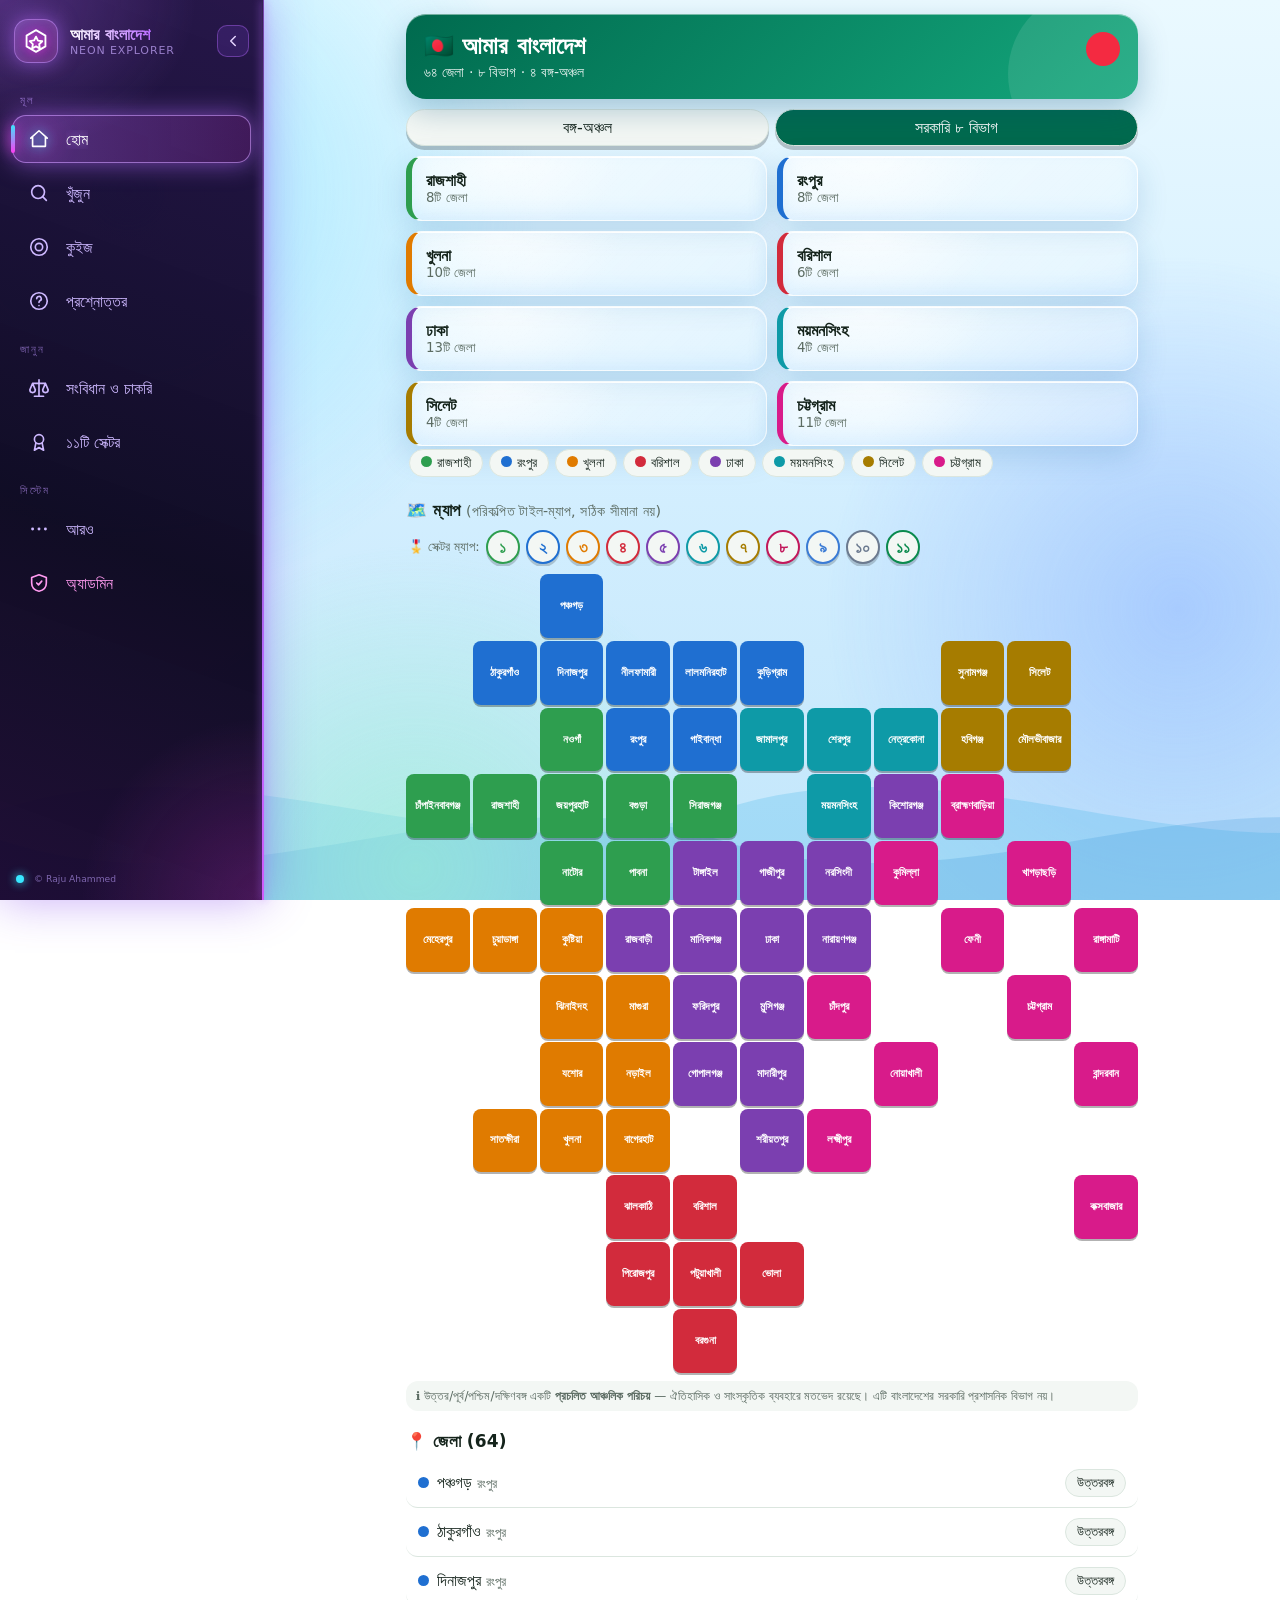
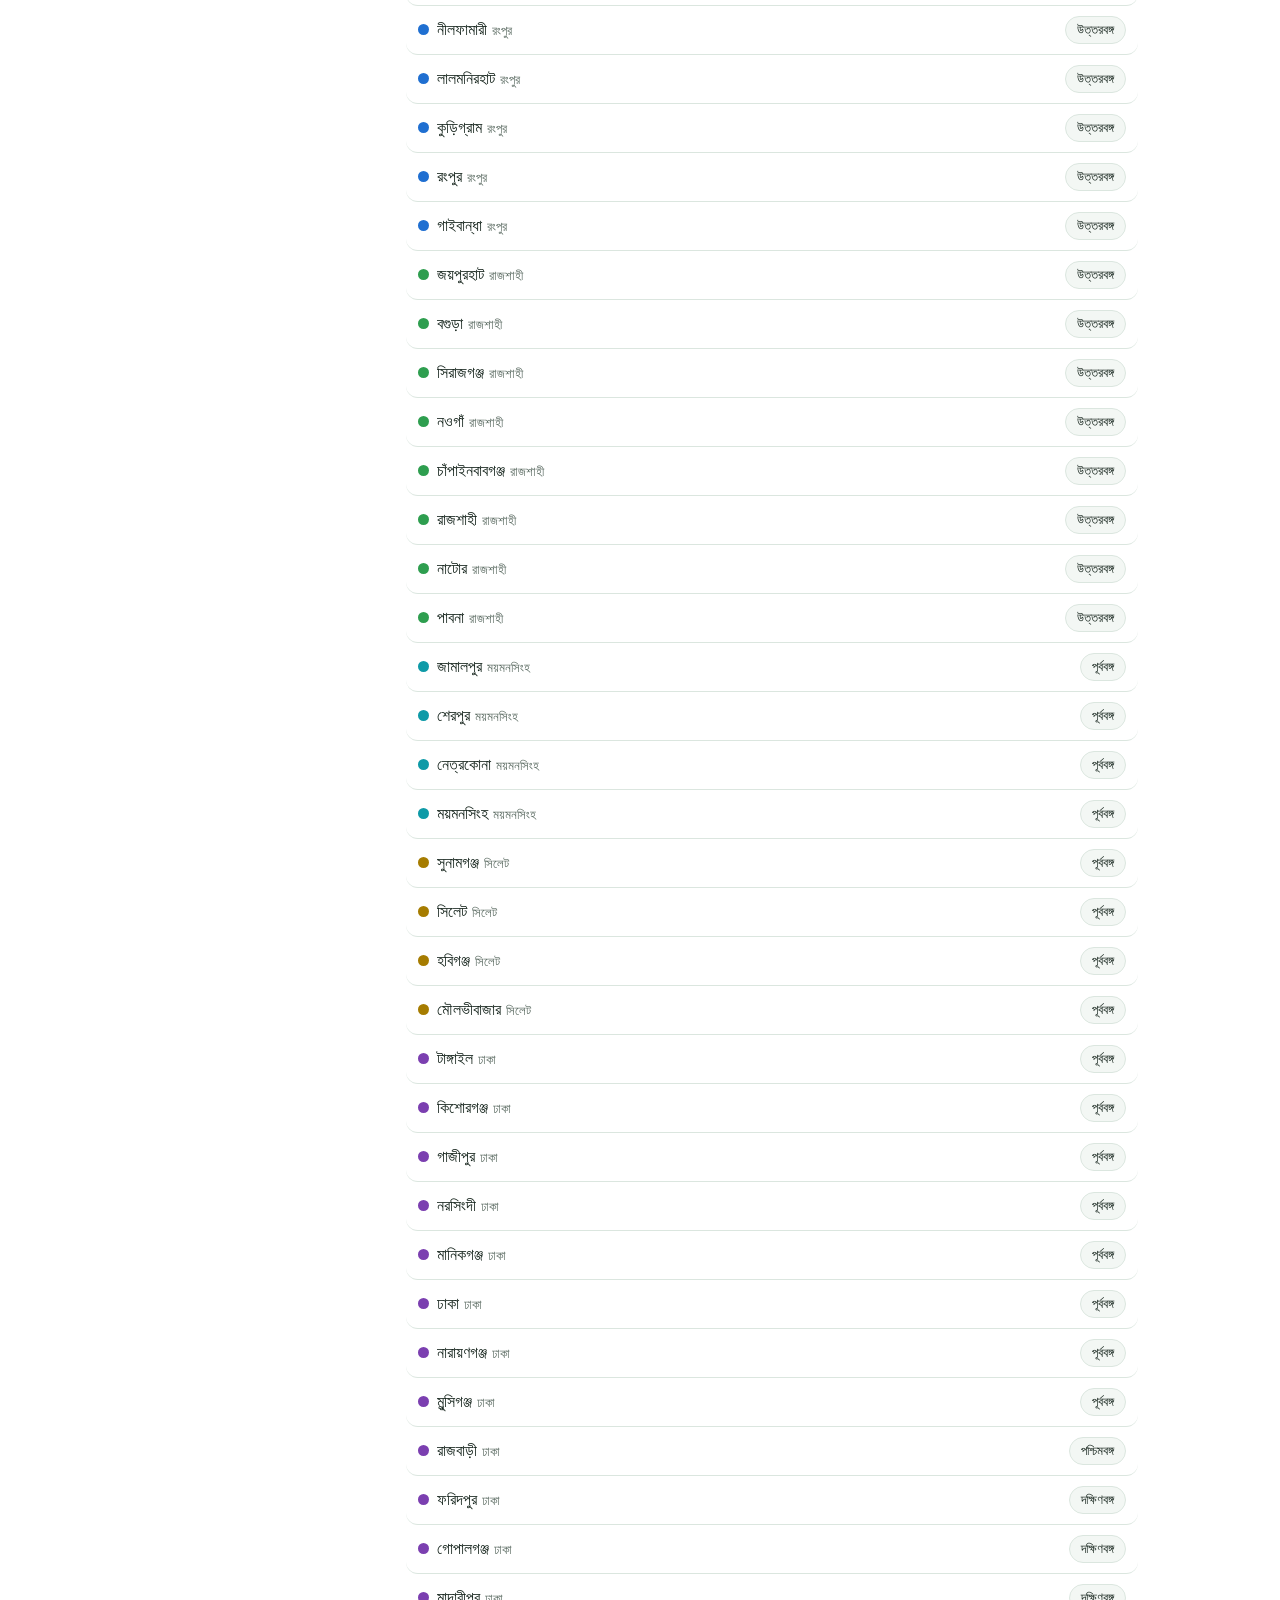
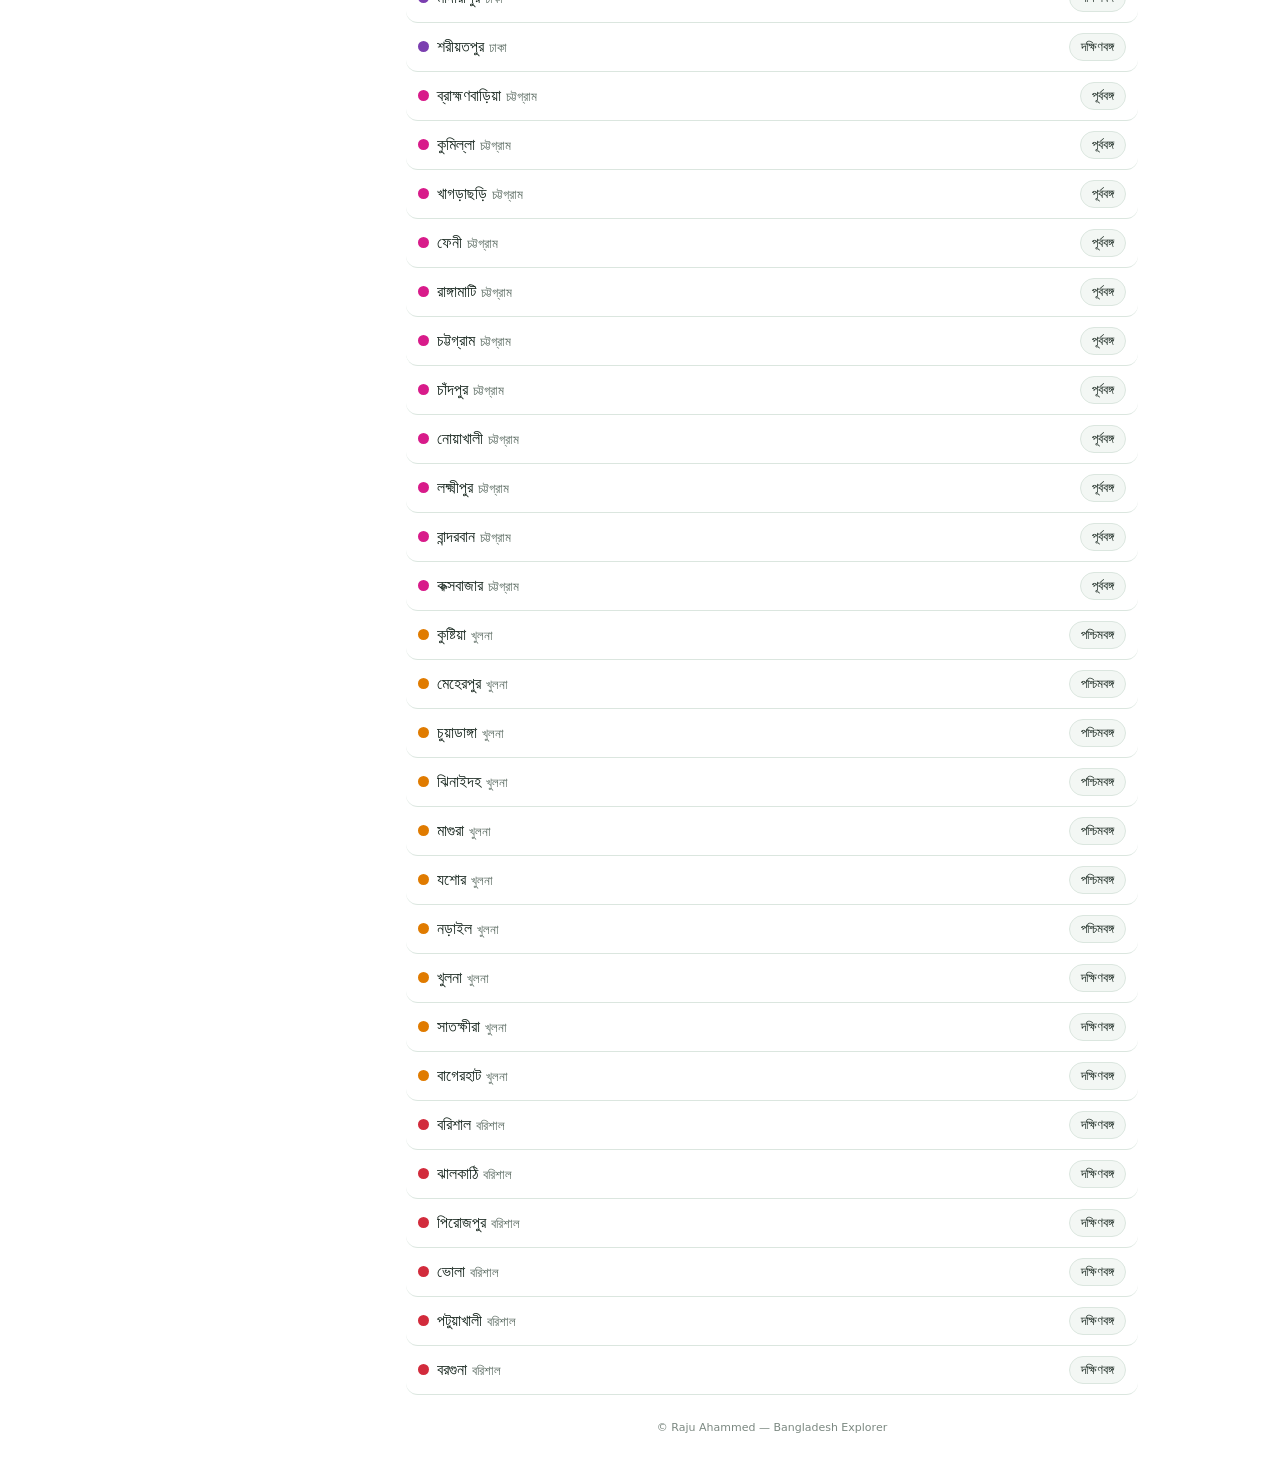
<file: index.html>
<!DOCTYPE html><html lang="bn"><head><meta charset="utf-8"><title>Bangladesh Explorer</title>
<meta name="viewport" content="width=device-width, initial-scale=1, viewport-fit=cover">
<link rel="stylesheet" href="style.css"><script>window.onerror=function(m,u,l){var a=document.getElementById('app');if(a)a.innerHTML='<div style="padding:16px;font-family:sans-serif"><b>ত্রুটি:</b> '+m+' (line '+l+')<br><br><button onclick="try{localStorage.removeItem(\'bdData\')}catch(e){}location.reload()">রিসেট করে রিলোড করুন</button></div>'}</script></head><body><main id="app"><div id="home"></div><div class="top"><h1>🇧🇩 আমার বাংলাদেশ</h1><p>৬৪ জেলা · ৮ বিভাগ · ৪ বঙ্গ-অঞ্চল</p></div><div class="note">📄 সরল সংস্করণ: জেলায় ট্যাপ করলে তথ্য খুলবে। সার্চ, কুইজ ও অ্যাডমিন প্যানেল চালাতে ফাইলটি Chrome/Safari ব্রাউজারে খুলুন।</div><div><span class="chip"><i style="display:inline-block;width:11px;height:11px;border-radius:50%;margin-right:6px;background:#2e9e4f"></i>রাজশাহী</span><span class="chip"><i style="display:inline-block;width:11px;height:11px;border-radius:50%;margin-right:6px;background:#1f6fd1"></i>রংপুর</span><span class="chip"><i style="display:inline-block;width:11px;height:11px;border-radius:50%;margin-right:6px;background:#e07b00"></i>খুলনা</span><span class="chip"><i style="display:inline-block;width:11px;height:11px;border-radius:50%;margin-right:6px;background:#d22b3c"></i>বরিশাল</span><span class="chip"><i style="display:inline-block;width:11px;height:11px;border-radius:50%;margin-right:6px;background:#7b3fb0"></i>ঢাকা</span><span class="chip"><i style="display:inline-block;width:11px;height:11px;border-radius:50%;margin-right:6px;background:#0e9aa7"></i>ময়মনসিংহ</span><span class="chip"><i style="display:inline-block;width:11px;height:11px;border-radius:50%;margin-right:6px;background:#a67c00"></i>সিলেট</span><span class="chip"><i style="display:inline-block;width:11px;height:11px;border-radius:50%;margin-right:6px;background:#d81b8a"></i>চট্টগ্রাম</span></div><h2>🗺️ ম্যাপ <small style="font-weight:400;color:var(--mut)">(পরিকল্পিত টাইল-ম্যাপ)</small></h2><div class="map" style="grid-template-columns:repeat(11,1fr);grid-template-rows:repeat(12,auto)"><a class="t" href="#d-Panchagarh" style="grid-column:3;grid-row:1;background:#1f6fd1">পঞ্চগড়</a><a class="t" href="#d-Thakurgaon" style="grid-column:2;grid-row:2;background:#1f6fd1">ঠাকুরগাঁও</a><a class="t" href="#d-Dinajpur" style="grid-column:3;grid-row:2;background:#1f6fd1">দিনাজপুর</a><a class="t" href="#d-Nilphamari" style="grid-column:4;grid-row:2;background:#1f6fd1">নীলফামারী</a><a class="t" href="#d-Lalmonirhat" style="grid-column:5;grid-row:2;background:#1f6fd1">লালমনিরহাট</a><a class="t" href="#d-Kurigram" style="grid-column:6;grid-row:2;background:#1f6fd1">কুড়িগ্রাম</a><a class="t" href="#d-Rangpur" style="grid-column:4;grid-row:3;background:#1f6fd1">রংপুর</a><a class="t" href="#d-Gaibandha" style="grid-column:5;grid-row:3;background:#1f6fd1">গাইবান্ধা</a><a class="t" href="#d-Joypurhat" style="grid-column:3;grid-row:4;background:#2e9e4f">জয়পুরহাট</a><a class="t" href="#d-Bogura" style="grid-column:4;grid-row:4;background:#2e9e4f">বগুড়া</a><a class="t" href="#d-Sirajganj" style="grid-column:5;grid-row:4;background:#2e9e4f">সিরাজগঞ্জ</a><a class="t" href="#d-Naogaon" style="grid-column:3;grid-row:3;background:#2e9e4f">নওগাঁ</a><a class="t" href="#d-Chapainawabganj" style="grid-column:1;grid-row:4;background:#2e9e4f">চাঁপাইনবাবগঞ্জ</a><a class="t" href="#d-Rajshahi" style="grid-column:2;grid-row:4;background:#2e9e4f">রাজশাহী</a><a class="t" href="#d-Natore" style="grid-column:3;grid-row:5;background:#2e9e4f">নাটোর</a><a class="t" href="#d-Pabna" style="grid-column:4;grid-row:5;background:#2e9e4f">পাবনা</a><a class="t" href="#d-Jamalpur" style="grid-column:6;grid-row:3;background:#0e9aa7">জামালপুর</a><a class="t" href="#d-Sherpur" style="grid-column:7;grid-row:3;background:#0e9aa7">শেরপুর</a><a class="t" href="#d-Netrokona" style="grid-column:8;grid-row:3;background:#0e9aa7">নেত্রকোনা</a><a class="t" href="#d-Mymensingh" style="grid-column:7;grid-row:4;background:#0e9aa7">ময়মনসিংহ</a><a class="t" href="#d-Sunamganj" style="grid-column:9;grid-row:2;background:#a67c00">সুনামগঞ্জ</a><a class="t" href="#d-Sylhet" style="grid-column:10;grid-row:2;background:#a67c00">সিলেট</a><a class="t" href="#d-Habiganj" style="grid-column:9;grid-row:3;background:#a67c00">হবিগঞ্জ</a><a class="t" href="#d-Moulvibazar" style="grid-column:10;grid-row:3;background:#a67c00">মৌলভীবাজার</a><a class="t" href="#d-Tangail" style="grid-column:5;grid-row:5;background:#7b3fb0">টাঙ্গাইল</a><a class="t" href="#d-Kishoreganj" style="grid-column:8;grid-row:4;background:#7b3fb0">কিশোরগঞ্জ</a><a class="t" href="#d-Gazipur" style="grid-column:6;grid-row:5;background:#7b3fb0">গাজীপুর</a><a class="t" href="#d-Narsingdi" style="grid-column:7;grid-row:5;background:#7b3fb0">নরসিংদী</a><a class="t" href="#d-Manikganj" style="grid-column:5;grid-row:6;background:#7b3fb0">মানিকগঞ্জ</a><a class="t" href="#d-Dhaka" style="grid-column:6;grid-row:6;background:#7b3fb0">ঢাকা</a><a class="t" href="#d-Narayanganj" style="grid-column:7;grid-row:6;background:#7b3fb0">নারায়ণগঞ্জ</a><a class="t" href="#d-Munshiganj" style="grid-column:6;grid-row:7;background:#7b3fb0">মুন্সিগঞ্জ</a><a class="t" href="#d-Rajbari" style="grid-column:4;grid-row:6;background:#7b3fb0">রাজবাড়ী</a><a class="t" href="#d-Faridpur" style="grid-column:5;grid-row:7;background:#7b3fb0">ফরিদপুর</a><a class="t" href="#d-Gopalganj" style="grid-column:5;grid-row:8;background:#7b3fb0">গোপালগঞ্জ</a><a class="t" href="#d-Madaripur" style="grid-column:6;grid-row:8;background:#7b3fb0">মাদারীপুর</a><a class="t" href="#d-Shariatpur" style="grid-column:6;grid-row:9;background:#7b3fb0">শরীয়তপুর</a><a class="t" href="#d-Brahmanbaria" style="grid-column:9;grid-row:4;background:#d81b8a">ব্রাহ্মণবাড়িয়া</a><a class="t" href="#d-Cumilla" style="grid-column:8;grid-row:5;background:#d81b8a">কুমিল্লা</a><a class="t" href="#d-Khagrachhari" style="grid-column:10;grid-row:5;background:#d81b8a">খাগড়াছড়ি</a><a class="t" href="#d-Feni" style="grid-column:9;grid-row:6;background:#d81b8a">ফেনী</a><a class="t" href="#d-Rangamati" style="grid-column:11;grid-row:6;background:#d81b8a">রাঙ্গামাটি</a><a class="t" href="#d-Chattogram" style="grid-column:10;grid-row:7;background:#d81b8a">চট্টগ্রাম</a><a class="t" href="#d-Chandpur" style="grid-column:7;grid-row:7;background:#d81b8a">চাঁদপুর</a><a class="t" href="#d-Noakhali" style="grid-column:8;grid-row:8;background:#d81b8a">নোয়াখালী</a><a class="t" href="#d-Lakshmipur" style="grid-column:7;grid-row:9;background:#d81b8a">লক্ষ্মীপুর</a><a class="t" href="#d-Bandarban" style="grid-column:11;grid-row:8;background:#d81b8a">বান্দরবান</a><a class="t" href="#d-Cox-s-Bazar" style="grid-column:11;grid-row:10;background:#d81b8a">কক্সবাজার</a><a class="t" href="#d-Kushtia" style="grid-column:3;grid-row:6;background:#e07b00">কুষ্টিয়া</a><a class="t" href="#d-Meherpur" style="grid-column:1;grid-row:6;background:#e07b00">মেহেরপুর</a><a class="t" href="#d-Chuadanga" style="grid-column:2;grid-row:6;background:#e07b00">চুয়াডাঙ্গা</a><a class="t" href="#d-Jhenaidah" style="grid-column:3;grid-row:7;background:#e07b00">ঝিনাইদহ</a><a class="t" href="#d-Magura" style="grid-column:4;grid-row:7;background:#e07b00">মাগুরা</a><a class="t" href="#d-Jashore" style="grid-column:3;grid-row:8;background:#e07b00">যশোর</a><a class="t" href="#d-Narail" style="grid-column:4;grid-row:8;background:#e07b00">নড়াইল</a><a class="t" href="#d-Khulna" style="grid-column:3;grid-row:9;background:#e07b00">খুলনা</a><a class="t" href="#d-Satkhira" style="grid-column:2;grid-row:9;background:#e07b00">সাতক্ষীরা</a><a class="t" href="#d-Bagerhat" style="grid-column:4;grid-row:9;background:#e07b00">বাগেরহাট</a><a class="t" href="#d-Barishal" style="grid-column:5;grid-row:10;background:#d22b3c">বরিশাল</a><a class="t" href="#d-Jhalokati" style="grid-column:4;grid-row:10;background:#d22b3c">ঝালকাঠি</a><a class="t" href="#d-Pirojpur" style="grid-column:4;grid-row:11;background:#d22b3c">পিরোজপুর</a><a class="t" href="#d-Bhola" style="grid-column:6;grid-row:11;background:#d22b3c">ভোলা</a><a class="t" href="#d-Patuakhali" style="grid-column:5;grid-row:11;background:#d22b3c">পটুয়াখালী</a><a class="t" href="#d-Barguna" style="grid-column:5;grid-row:12;background:#d22b3c">বরগুনা</a></div><div class="note">ℹ️ উত্তর/পূর্ব/পশ্চিম/দক্ষিণবঙ্গ একটি <b>প্রচলিত আঞ্চলিক পরিচয়</b> — মতভেদ রয়েছে। এটি সরকারি প্রশাসনিক বিভাগ নয়।</div><h2 id="divs">🗺️ সরকারি ৮ বিভাগ</h2><details class="card" style="margin:6px 0"><summary><b style="color:#2e9e4f">রাজশাহী</b> (8টি জেলা)</summary><a class="row" href="#d-Joypurhat" style="text-decoration:none;color:inherit"><span><i style="display:inline-block;width:11px;height:11px;border-radius:50%;margin-right:6px;background:#2e9e4f"></i>জয়পুরহাট</span><span class="chip" style="margin:0">উত্তরবঙ্গ</span></a><a class="row" href="#d-Bogura" style="text-decoration:none;color:inherit"><span><i style="display:inline-block;width:11px;height:11px;border-radius:50%;margin-right:6px;background:#2e9e4f"></i>বগুড়া</span><span class="chip" style="margin:0">উত্তরবঙ্গ</span></a><a class="row" href="#d-Sirajganj" style="text-decoration:none;color:inherit"><span><i style="display:inline-block;width:11px;height:11px;border-radius:50%;margin-right:6px;background:#2e9e4f"></i>সিরাজগঞ্জ</span><span class="chip" style="margin:0">উত্তরবঙ্গ</span></a><a class="row" href="#d-Naogaon" style="text-decoration:none;color:inherit"><span><i style="display:inline-block;width:11px;height:11px;border-radius:50%;margin-right:6px;background:#2e9e4f"></i>নওগাঁ</span><span class="chip" style="margin:0">উত্তরবঙ্গ</span></a><a class="row" href="#d-Chapainawabganj" style="text-decoration:none;color:inherit"><span><i style="display:inline-block;width:11px;height:11px;border-radius:50%;margin-right:6px;background:#2e9e4f"></i>চাঁপাইনবাবগঞ্জ</span><span class="chip" style="margin:0">উত্তরবঙ্গ</span></a><a class="row" href="#d-Rajshahi" style="text-decoration:none;color:inherit"><span><i style="display:inline-block;width:11px;height:11px;border-radius:50%;margin-right:6px;background:#2e9e4f"></i>রাজশাহী</span><span class="chip" style="margin:0">উত্তরবঙ্গ</span></a><a class="row" href="#d-Natore" style="text-decoration:none;color:inherit"><span><i style="display:inline-block;width:11px;height:11px;border-radius:50%;margin-right:6px;background:#2e9e4f"></i>নাটোর</span><span class="chip" style="margin:0">উত্তরবঙ্গ</span></a><a class="row" href="#d-Pabna" style="text-decoration:none;color:inherit"><span><i style="display:inline-block;width:11px;height:11px;border-radius:50%;margin-right:6px;background:#2e9e4f"></i>পাবনা</span><span class="chip" style="margin:0">উত্তরবঙ্গ</span></a></details><details class="card" style="margin:6px 0"><summary><b style="color:#1f6fd1">রংপুর</b> (8টি জেলা)</summary><a class="row" href="#d-Panchagarh" style="text-decoration:none;color:inherit"><span><i style="display:inline-block;width:11px;height:11px;border-radius:50%;margin-right:6px;background:#1f6fd1"></i>পঞ্চগড়</span><span class="chip" style="margin:0">উত্তরবঙ্গ</span></a><a class="row" href="#d-Thakurgaon" style="text-decoration:none;color:inherit"><span><i style="display:inline-block;width:11px;height:11px;border-radius:50%;margin-right:6px;background:#1f6fd1"></i>ঠাকুরগাঁও</span><span class="chip" style="margin:0">উত্তরবঙ্গ</span></a><a class="row" href="#d-Dinajpur" style="text-decoration:none;color:inherit"><span><i style="display:inline-block;width:11px;height:11px;border-radius:50%;margin-right:6px;background:#1f6fd1"></i>দিনাজপুর</span><span class="chip" style="margin:0">উত্তরবঙ্গ</span></a><a class="row" href="#d-Nilphamari" style="text-decoration:none;color:inherit"><span><i style="display:inline-block;width:11px;height:11px;border-radius:50%;margin-right:6px;background:#1f6fd1"></i>নীলফামারী</span><span class="chip" style="margin:0">উত্তরবঙ্গ</span></a><a class="row" href="#d-Lalmonirhat" style="text-decoration:none;color:inherit"><span><i style="display:inline-block;width:11px;height:11px;border-radius:50%;margin-right:6px;background:#1f6fd1"></i>লালমনিরহাট</span><span class="chip" style="margin:0">উত্তরবঙ্গ</span></a><a class="row" href="#d-Kurigram" style="text-decoration:none;color:inherit"><span><i style="display:inline-block;width:11px;height:11px;border-radius:50%;margin-right:6px;background:#1f6fd1"></i>কুড়িগ্রাম</span><span class="chip" style="margin:0">উত্তরবঙ্গ</span></a><a class="row" href="#d-Rangpur" style="text-decoration:none;color:inherit"><span><i style="display:inline-block;width:11px;height:11px;border-radius:50%;margin-right:6px;background:#1f6fd1"></i>রংপুর</span><span class="chip" style="margin:0">উত্তরবঙ্গ</span></a><a class="row" href="#d-Gaibandha" style="text-decoration:none;color:inherit"><span><i style="display:inline-block;width:11px;height:11px;border-radius:50%;margin-right:6px;background:#1f6fd1"></i>গাইবান্ধা</span><span class="chip" style="margin:0">উত্তরবঙ্গ</span></a></details><details class="card" style="margin:6px 0"><summary><b style="color:#e07b00">খুলনা</b> (10টি জেলা)</summary><a class="row" href="#d-Kushtia" style="text-decoration:none;color:inherit"><span><i style="display:inline-block;width:11px;height:11px;border-radius:50%;margin-right:6px;background:#e07b00"></i>কুষ্টিয়া</span><span class="chip" style="margin:0">পশ্চিমবঙ্গ</span></a><a class="row" href="#d-Meherpur" style="text-decoration:none;color:inherit"><span><i style="display:inline-block;width:11px;height:11px;border-radius:50%;margin-right:6px;background:#e07b00"></i>মেহেরপুর</span><span class="chip" style="margin:0">পশ্চিমবঙ্গ</span></a><a class="row" href="#d-Chuadanga" style="text-decoration:none;color:inherit"><span><i style="display:inline-block;width:11px;height:11px;border-radius:50%;margin-right:6px;background:#e07b00"></i>চুয়াডাঙ্গা</span><span class="chip" style="margin:0">পশ্চিমবঙ্গ</span></a><a class="row" href="#d-Jhenaidah" style="text-decoration:none;color:inherit"><span><i style="display:inline-block;width:11px;height:11px;border-radius:50%;margin-right:6px;background:#e07b00"></i>ঝিনাইদহ</span><span class="chip" style="margin:0">পশ্চিমবঙ্গ</span></a><a class="row" href="#d-Magura" style="text-decoration:none;color:inherit"><span><i style="display:inline-block;width:11px;height:11px;border-radius:50%;margin-right:6px;background:#e07b00"></i>মাগুরা</span><span class="chip" style="margin:0">পশ্চিমবঙ্গ</span></a><a class="row" href="#d-Jashore" style="text-decoration:none;color:inherit"><span><i style="display:inline-block;width:11px;height:11px;border-radius:50%;margin-right:6px;background:#e07b00"></i>যশোর</span><span class="chip" style="margin:0">পশ্চিমবঙ্গ</span></a><a class="row" href="#d-Narail" style="text-decoration:none;color:inherit"><span><i style="display:inline-block;width:11px;height:11px;border-radius:50%;margin-right:6px;background:#e07b00"></i>নড়াইল</span><span class="chip" style="margin:0">পশ্চিমবঙ্গ</span></a><a class="row" href="#d-Khulna" style="text-decoration:none;color:inherit"><span><i style="display:inline-block;width:11px;height:11px;border-radius:50%;margin-right:6px;background:#e07b00"></i>খুলনা</span><span class="chip" style="margin:0">দক্ষিণবঙ্গ</span></a><a class="row" href="#d-Satkhira" style="text-decoration:none;color:inherit"><span><i style="display:inline-block;width:11px;height:11px;border-radius:50%;margin-right:6px;background:#e07b00"></i>সাতক্ষীরা</span><span class="chip" style="margin:0">দক্ষিণবঙ্গ</span></a><a class="row" href="#d-Bagerhat" style="text-decoration:none;color:inherit"><span><i style="display:inline-block;width:11px;height:11px;border-radius:50%;margin-right:6px;background:#e07b00"></i>বাগেরহাট</span><span class="chip" style="margin:0">দক্ষিণবঙ্গ</span></a></details><details class="card" style="margin:6px 0"><summary><b style="color:#d22b3c">বরিশাল</b> (6টি জেলা)</summary><a class="row" href="#d-Barishal" style="text-decoration:none;color:inherit"><span><i style="display:inline-block;width:11px;height:11px;border-radius:50%;margin-right:6px;background:#d22b3c"></i>বরিশাল</span><span class="chip" style="margin:0">দক্ষিণবঙ্গ</span></a><a class="row" href="#d-Jhalokati" style="text-decoration:none;color:inherit"><span><i style="display:inline-block;width:11px;height:11px;border-radius:50%;margin-right:6px;background:#d22b3c"></i>ঝালকাঠি</span><span class="chip" style="margin:0">দক্ষিণবঙ্গ</span></a><a class="row" href="#d-Pirojpur" style="text-decoration:none;color:inherit"><span><i style="display:inline-block;width:11px;height:11px;border-radius:50%;margin-right:6px;background:#d22b3c"></i>পিরোজপুর</span><span class="chip" style="margin:0">দক্ষিণবঙ্গ</span></a><a class="row" href="#d-Bhola" style="text-decoration:none;color:inherit"><span><i style="display:inline-block;width:11px;height:11px;border-radius:50%;margin-right:6px;background:#d22b3c"></i>ভোলা</span><span class="chip" style="margin:0">দক্ষিণবঙ্গ</span></a><a class="row" href="#d-Patuakhali" style="text-decoration:none;color:inherit"><span><i style="display:inline-block;width:11px;height:11px;border-radius:50%;margin-right:6px;background:#d22b3c"></i>পটুয়াখালী</span><span class="chip" style="margin:0">দক্ষিণবঙ্গ</span></a><a class="row" href="#d-Barguna" style="text-decoration:none;color:inherit"><span><i style="display:inline-block;width:11px;height:11px;border-radius:50%;margin-right:6px;background:#d22b3c"></i>বরগুনা</span><span class="chip" style="margin:0">দক্ষিণবঙ্গ</span></a></details><details class="card" style="margin:6px 0"><summary><b style="color:#7b3fb0">ঢাকা</b> (13টি জেলা)</summary><a class="row" href="#d-Tangail" style="text-decoration:none;color:inherit"><span><i style="display:inline-block;width:11px;height:11px;border-radius:50%;margin-right:6px;background:#7b3fb0"></i>টাঙ্গাইল</span><span class="chip" style="margin:0">পূর্ববঙ্গ</span></a><a class="row" href="#d-Kishoreganj" style="text-decoration:none;color:inherit"><span><i style="display:inline-block;width:11px;height:11px;border-radius:50%;margin-right:6px;background:#7b3fb0"></i>কিশোরগঞ্জ</span><span class="chip" style="margin:0">পূর্ববঙ্গ</span></a><a class="row" href="#d-Gazipur" style="text-decoration:none;color:inherit"><span><i style="display:inline-block;width:11px;height:11px;border-radius:50%;margin-right:6px;background:#7b3fb0"></i>গাজীপুর</span><span class="chip" style="margin:0">পূর্ববঙ্গ</span></a><a class="row" href="#d-Narsingdi" style="text-decoration:none;color:inherit"><span><i style="display:inline-block;width:11px;height:11px;border-radius:50%;margin-right:6px;background:#7b3fb0"></i>নরসিংদী</span><span class="chip" style="margin:0">পূর্ববঙ্গ</span></a><a class="row" href="#d-Manikganj" style="text-decoration:none;color:inherit"><span><i style="display:inline-block;width:11px;height:11px;border-radius:50%;margin-right:6px;background:#7b3fb0"></i>মানিকগঞ্জ</span><span class="chip" style="margin:0">পূর্ববঙ্গ</span></a><a class="row" href="#d-Dhaka" style="text-decoration:none;color:inherit"><span><i style="display:inline-block;width:11px;height:11px;border-radius:50%;margin-right:6px;background:#7b3fb0"></i>ঢাকা</span><span class="chip" style="margin:0">পূর্ববঙ্গ</span></a><a class="row" href="#d-Narayanganj" style="text-decoration:none;color:inherit"><span><i style="display:inline-block;width:11px;height:11px;border-radius:50%;margin-right:6px;background:#7b3fb0"></i>নারায়ণগঞ্জ</span><span class="chip" style="margin:0">পূর্ববঙ্গ</span></a><a class="row" href="#d-Munshiganj" style="text-decoration:none;color:inherit"><span><i style="display:inline-block;width:11px;height:11px;border-radius:50%;margin-right:6px;background:#7b3fb0"></i>মুন্সিগঞ্জ</span><span class="chip" style="margin:0">পূর্ববঙ্গ</span></a><a class="row" href="#d-Rajbari" style="text-decoration:none;color:inherit"><span><i style="display:inline-block;width:11px;height:11px;border-radius:50%;margin-right:6px;background:#7b3fb0"></i>রাজবাড়ী</span><span class="chip" style="margin:0">পশ্চিমবঙ্গ</span></a><a class="row" href="#d-Faridpur" style="text-decoration:none;color:inherit"><span><i style="display:inline-block;width:11px;height:11px;border-radius:50%;margin-right:6px;background:#7b3fb0"></i>ফরিদপুর</span><span class="chip" style="margin:0">দক্ষিণবঙ্গ</span></a><a class="row" href="#d-Gopalganj" style="text-decoration:none;color:inherit"><span><i style="display:inline-block;width:11px;height:11px;border-radius:50%;margin-right:6px;background:#7b3fb0"></i>গোপালগঞ্জ</span><span class="chip" style="margin:0">দক্ষিণবঙ্গ</span></a><a class="row" href="#d-Madaripur" style="text-decoration:none;color:inherit"><span><i style="display:inline-block;width:11px;height:11px;border-radius:50%;margin-right:6px;background:#7b3fb0"></i>মাদারীপুর</span><span class="chip" style="margin:0">দক্ষিণবঙ্গ</span></a><a class="row" href="#d-Shariatpur" style="text-decoration:none;color:inherit"><span><i style="display:inline-block;width:11px;height:11px;border-radius:50%;margin-right:6px;background:#7b3fb0"></i>শরীয়তপুর</span><span class="chip" style="margin:0">দক্ষিণবঙ্গ</span></a></details><details class="card" style="margin:6px 0"><summary><b style="color:#0e9aa7">ময়মনসিংহ</b> (4টি জেলা)</summary><a class="row" href="#d-Jamalpur" style="text-decoration:none;color:inherit"><span><i style="display:inline-block;width:11px;height:11px;border-radius:50%;margin-right:6px;background:#0e9aa7"></i>জামালপুর</span><span class="chip" style="margin:0">পূর্ববঙ্গ</span></a><a class="row" href="#d-Sherpur" style="text-decoration:none;color:inherit"><span><i style="display:inline-block;width:11px;height:11px;border-radius:50%;margin-right:6px;background:#0e9aa7"></i>শেরপুর</span><span class="chip" style="margin:0">পূর্ববঙ্গ</span></a><a class="row" href="#d-Netrokona" style="text-decoration:none;color:inherit"><span><i style="display:inline-block;width:11px;height:11px;border-radius:50%;margin-right:6px;background:#0e9aa7"></i>নেত্রকোনা</span><span class="chip" style="margin:0">পূর্ববঙ্গ</span></a><a class="row" href="#d-Mymensingh" style="text-decoration:none;color:inherit"><span><i style="display:inline-block;width:11px;height:11px;border-radius:50%;margin-right:6px;background:#0e9aa7"></i>ময়মনসিংহ</span><span class="chip" style="margin:0">পূর্ববঙ্গ</span></a></details><details class="card" style="margin:6px 0"><summary><b style="color:#a67c00">সিলেট</b> (4টি জেলা)</summary><a class="row" href="#d-Sunamganj" style="text-decoration:none;color:inherit"><span><i style="display:inline-block;width:11px;height:11px;border-radius:50%;margin-right:6px;background:#a67c00"></i>সুনামগঞ্জ</span><span class="chip" style="margin:0">পূর্ববঙ্গ</span></a><a class="row" href="#d-Sylhet" style="text-decoration:none;color:inherit"><span><i style="display:inline-block;width:11px;height:11px;border-radius:50%;margin-right:6px;background:#a67c00"></i>সিলেট</span><span class="chip" style="margin:0">পূর্ববঙ্গ</span></a><a class="row" href="#d-Habiganj" style="text-decoration:none;color:inherit"><span><i style="display:inline-block;width:11px;height:11px;border-radius:50%;margin-right:6px;background:#a67c00"></i>হবিগঞ্জ</span><span class="chip" style="margin:0">পূর্ববঙ্গ</span></a><a class="row" href="#d-Moulvibazar" style="text-decoration:none;color:inherit"><span><i style="display:inline-block;width:11px;height:11px;border-radius:50%;margin-right:6px;background:#a67c00"></i>মৌলভীবাজার</span><span class="chip" style="margin:0">পূর্ববঙ্গ</span></a></details><details class="card" style="margin:6px 0"><summary><b style="color:#d81b8a">চট্টগ্রাম</b> (11টি জেলা)</summary><a class="row" href="#d-Brahmanbaria" style="text-decoration:none;color:inherit"><span><i style="display:inline-block;width:11px;height:11px;border-radius:50%;margin-right:6px;background:#d81b8a"></i>ব্রাহ্মণবাড়িয়া</span><span class="chip" style="margin:0">পূর্ববঙ্গ</span></a><a class="row" href="#d-Cumilla" style="text-decoration:none;color:inherit"><span><i style="display:inline-block;width:11px;height:11px;border-radius:50%;margin-right:6px;background:#d81b8a"></i>কুমিল্লা</span><span class="chip" style="margin:0">পূর্ববঙ্গ</span></a><a class="row" href="#d-Khagrachhari" style="text-decoration:none;color:inherit"><span><i style="display:inline-block;width:11px;height:11px;border-radius:50%;margin-right:6px;background:#d81b8a"></i>খাগড়াছড়ি</span><span class="chip" style="margin:0">পূর্ববঙ্গ</span></a><a class="row" href="#d-Feni" style="text-decoration:none;color:inherit"><span><i style="display:inline-block;width:11px;height:11px;border-radius:50%;margin-right:6px;background:#d81b8a"></i>ফেনী</span><span class="chip" style="margin:0">পূর্ববঙ্গ</span></a><a class="row" href="#d-Rangamati" style="text-decoration:none;color:inherit"><span><i style="display:inline-block;width:11px;height:11px;border-radius:50%;margin-right:6px;background:#d81b8a"></i>রাঙ্গামাটি</span><span class="chip" style="margin:0">পূর্ববঙ্গ</span></a><a class="row" href="#d-Chattogram" style="text-decoration:none;color:inherit"><span><i style="display:inline-block;width:11px;height:11px;border-radius:50%;margin-right:6px;background:#d81b8a"></i>চট্টগ্রাম</span><span class="chip" style="margin:0">পূর্ববঙ্গ</span></a><a class="row" href="#d-Chandpur" style="text-decoration:none;color:inherit"><span><i style="display:inline-block;width:11px;height:11px;border-radius:50%;margin-right:6px;background:#d81b8a"></i>চাঁদপুর</span><span class="chip" style="margin:0">পূর্ববঙ্গ</span></a><a class="row" href="#d-Noakhali" style="text-decoration:none;color:inherit"><span><i style="display:inline-block;width:11px;height:11px;border-radius:50%;margin-right:6px;background:#d81b8a"></i>নোয়াখালী</span><span class="chip" style="margin:0">পূর্ববঙ্গ</span></a><a class="row" href="#d-Lakshmipur" style="text-decoration:none;color:inherit"><span><i style="display:inline-block;width:11px;height:11px;border-radius:50%;margin-right:6px;background:#d81b8a"></i>লক্ষ্মীপুর</span><span class="chip" style="margin:0">পূর্ববঙ্গ</span></a><a class="row" href="#d-Bandarban" style="text-decoration:none;color:inherit"><span><i style="display:inline-block;width:11px;height:11px;border-radius:50%;margin-right:6px;background:#d81b8a"></i>বান্দরবান</span><span class="chip" style="margin:0">পূর্ববঙ্গ</span></a><a class="row" href="#d-Cox-s-Bazar" style="text-decoration:none;color:inherit"><span><i style="display:inline-block;width:11px;height:11px;border-radius:50%;margin-right:6px;background:#d81b8a"></i>কক্সবাজার</span><span class="chip" style="margin:0">পূর্ববঙ্গ</span></a></details><h2 id="regs">🌍 ৪টি বঙ্গ-অঞ্চল</h2><details class="card" style="margin:6px 0"><summary><b style="color:#0a8a4e">উত্তরবঙ্গ</b> (16টি জেলা)</summary><a class="row" href="#d-Panchagarh" style="text-decoration:none;color:inherit"><span><i style="display:inline-block;width:11px;height:11px;border-radius:50%;margin-right:6px;background:#1f6fd1"></i>পঞ্চগড়</span><span class="chip" style="margin:0">উত্তরবঙ্গ</span></a><a class="row" href="#d-Thakurgaon" style="text-decoration:none;color:inherit"><span><i style="display:inline-block;width:11px;height:11px;border-radius:50%;margin-right:6px;background:#1f6fd1"></i>ঠাকুরগাঁও</span><span class="chip" style="margin:0">উত্তরবঙ্গ</span></a><a class="row" href="#d-Dinajpur" style="text-decoration:none;color:inherit"><span><i style="display:inline-block;width:11px;height:11px;border-radius:50%;margin-right:6px;background:#1f6fd1"></i>দিনাজপুর</span><span class="chip" style="margin:0">উত্তরবঙ্গ</span></a><a class="row" href="#d-Nilphamari" style="text-decoration:none;color:inherit"><span><i style="display:inline-block;width:11px;height:11px;border-radius:50%;margin-right:6px;background:#1f6fd1"></i>নীলফামারী</span><span class="chip" style="margin:0">উত্তরবঙ্গ</span></a><a class="row" href="#d-Lalmonirhat" style="text-decoration:none;color:inherit"><span><i style="display:inline-block;width:11px;height:11px;border-radius:50%;margin-right:6px;background:#1f6fd1"></i>লালমনিরহাট</span><span class="chip" style="margin:0">উত্তরবঙ্গ</span></a><a class="row" href="#d-Kurigram" style="text-decoration:none;color:inherit"><span><i style="display:inline-block;width:11px;height:11px;border-radius:50%;margin-right:6px;background:#1f6fd1"></i>কুড়িগ্রাম</span><span class="chip" style="margin:0">উত্তরবঙ্গ</span></a><a class="row" href="#d-Rangpur" style="text-decoration:none;color:inherit"><span><i style="display:inline-block;width:11px;height:11px;border-radius:50%;margin-right:6px;background:#1f6fd1"></i>রংপুর</span><span class="chip" style="margin:0">উত্তরবঙ্গ</span></a><a class="row" href="#d-Gaibandha" style="text-decoration:none;color:inherit"><span><i style="display:inline-block;width:11px;height:11px;border-radius:50%;margin-right:6px;background:#1f6fd1"></i>গাইবান্ধা</span><span class="chip" style="margin:0">উত্তরবঙ্গ</span></a><a class="row" href="#d-Joypurhat" style="text-decoration:none;color:inherit"><span><i style="display:inline-block;width:11px;height:11px;border-radius:50%;margin-right:6px;background:#2e9e4f"></i>জয়পুরহাট</span><span class="chip" style="margin:0">উত্তরবঙ্গ</span></a><a class="row" href="#d-Bogura" style="text-decoration:none;color:inherit"><span><i style="display:inline-block;width:11px;height:11px;border-radius:50%;margin-right:6px;background:#2e9e4f"></i>বগুড়া</span><span class="chip" style="margin:0">উত্তরবঙ্গ</span></a><a class="row" href="#d-Sirajganj" style="text-decoration:none;color:inherit"><span><i style="display:inline-block;width:11px;height:11px;border-radius:50%;margin-right:6px;background:#2e9e4f"></i>সিরাজগঞ্জ</span><span class="chip" style="margin:0">উত্তরবঙ্গ</span></a><a class="row" href="#d-Naogaon" style="text-decoration:none;color:inherit"><span><i style="display:inline-block;width:11px;height:11px;border-radius:50%;margin-right:6px;background:#2e9e4f"></i>নওগাঁ</span><span class="chip" style="margin:0">উত্তরবঙ্গ</span></a><a class="row" href="#d-Chapainawabganj" style="text-decoration:none;color:inherit"><span><i style="display:inline-block;width:11px;height:11px;border-radius:50%;margin-right:6px;background:#2e9e4f"></i>চাঁপাইনবাবগঞ্জ</span><span class="chip" style="margin:0">উত্তরবঙ্গ</span></a><a class="row" href="#d-Rajshahi" style="text-decoration:none;color:inherit"><span><i style="display:inline-block;width:11px;height:11px;border-radius:50%;margin-right:6px;background:#2e9e4f"></i>রাজশাহী</span><span class="chip" style="margin:0">উত্তরবঙ্গ</span></a><a class="row" href="#d-Natore" style="text-decoration:none;color:inherit"><span><i style="display:inline-block;width:11px;height:11px;border-radius:50%;margin-right:6px;background:#2e9e4f"></i>নাটোর</span><span class="chip" style="margin:0">উত্তরবঙ্গ</span></a><a class="row" href="#d-Pabna" style="text-decoration:none;color:inherit"><span><i style="display:inline-block;width:11px;height:11px;border-radius:50%;margin-right:6px;background:#2e9e4f"></i>পাবনা</span><span class="chip" style="margin:0">উত্তরবঙ্গ</span></a></details><details class="card" style="margin:6px 0"><summary><b style="color:#1f6fd1">পূর্ববঙ্গ</b> (27টি জেলা)</summary><a class="row" href="#d-Jamalpur" style="text-decoration:none;color:inherit"><span><i style="display:inline-block;width:11px;height:11px;border-radius:50%;margin-right:6px;background:#0e9aa7"></i>জামালপুর</span><span class="chip" style="margin:0">পূর্ববঙ্গ</span></a><a class="row" href="#d-Sherpur" style="text-decoration:none;color:inherit"><span><i style="display:inline-block;width:11px;height:11px;border-radius:50%;margin-right:6px;background:#0e9aa7"></i>শেরপুর</span><span class="chip" style="margin:0">পূর্ববঙ্গ</span></a><a class="row" href="#d-Netrokona" style="text-decoration:none;color:inherit"><span><i style="display:inline-block;width:11px;height:11px;border-radius:50%;margin-right:6px;background:#0e9aa7"></i>নেত্রকোনা</span><span class="chip" style="margin:0">পূর্ববঙ্গ</span></a><a class="row" href="#d-Mymensingh" style="text-decoration:none;color:inherit"><span><i style="display:inline-block;width:11px;height:11px;border-radius:50%;margin-right:6px;background:#0e9aa7"></i>ময়মনসিংহ</span><span class="chip" style="margin:0">পূর্ববঙ্গ</span></a><a class="row" href="#d-Sunamganj" style="text-decoration:none;color:inherit"><span><i style="display:inline-block;width:11px;height:11px;border-radius:50%;margin-right:6px;background:#a67c00"></i>সুনামগঞ্জ</span><span class="chip" style="margin:0">পূর্ববঙ্গ</span></a><a class="row" href="#d-Sylhet" style="text-decoration:none;color:inherit"><span><i style="display:inline-block;width:11px;height:11px;border-radius:50%;margin-right:6px;background:#a67c00"></i>সিলেট</span><span class="chip" style="margin:0">পূর্ববঙ্গ</span></a><a class="row" href="#d-Habiganj" style="text-decoration:none;color:inherit"><span><i style="display:inline-block;width:11px;height:11px;border-radius:50%;margin-right:6px;background:#a67c00"></i>হবিগঞ্জ</span><span class="chip" style="margin:0">পূর্ববঙ্গ</span></a><a class="row" href="#d-Moulvibazar" style="text-decoration:none;color:inherit"><span><i style="display:inline-block;width:11px;height:11px;border-radius:50%;margin-right:6px;background:#a67c00"></i>মৌলভীবাজার</span><span class="chip" style="margin:0">পূর্ববঙ্গ</span></a><a class="row" href="#d-Tangail" style="text-decoration:none;color:inherit"><span><i style="display:inline-block;width:11px;height:11px;border-radius:50%;margin-right:6px;background:#7b3fb0"></i>টাঙ্গাইল</span><span class="chip" style="margin:0">পূর্ববঙ্গ</span></a><a class="row" href="#d-Kishoreganj" style="text-decoration:none;color:inherit"><span><i style="display:inline-block;width:11px;height:11px;border-radius:50%;margin-right:6px;background:#7b3fb0"></i>কিশোরগঞ্জ</span><span class="chip" style="margin:0">পূর্ববঙ্গ</span></a><a class="row" href="#d-Gazipur" style="text-decoration:none;color:inherit"><span><i style="display:inline-block;width:11px;height:11px;border-radius:50%;margin-right:6px;background:#7b3fb0"></i>গাজীপুর</span><span class="chip" style="margin:0">পূর্ববঙ্গ</span></a><a class="row" href="#d-Narsingdi" style="text-decoration:none;color:inherit"><span><i style="display:inline-block;width:11px;height:11px;border-radius:50%;margin-right:6px;background:#7b3fb0"></i>নরসিংদী</span><span class="chip" style="margin:0">পূর্ববঙ্গ</span></a><a class="row" href="#d-Manikganj" style="text-decoration:none;color:inherit"><span><i style="display:inline-block;width:11px;height:11px;border-radius:50%;margin-right:6px;background:#7b3fb0"></i>মানিকগঞ্জ</span><span class="chip" style="margin:0">পূর্ববঙ্গ</span></a><a class="row" href="#d-Dhaka" style="text-decoration:none;color:inherit"><span><i style="display:inline-block;width:11px;height:11px;border-radius:50%;margin-right:6px;background:#7b3fb0"></i>ঢাকা</span><span class="chip" style="margin:0">পূর্ববঙ্গ</span></a><a class="row" href="#d-Narayanganj" style="text-decoration:none;color:inherit"><span><i style="display:inline-block;width:11px;height:11px;border-radius:50%;margin-right:6px;background:#7b3fb0"></i>নারায়ণগঞ্জ</span><span class="chip" style="margin:0">পূর্ববঙ্গ</span></a><a class="row" href="#d-Munshiganj" style="text-decoration:none;color:inherit"><span><i style="display:inline-block;width:11px;height:11px;border-radius:50%;margin-right:6px;background:#7b3fb0"></i>মুন্সিগঞ্জ</span><span class="chip" style="margin:0">পূর্ববঙ্গ</span></a><a class="row" href="#d-Brahmanbaria" style="text-decoration:none;color:inherit"><span><i style="display:inline-block;width:11px;height:11px;border-radius:50%;margin-right:6px;background:#d81b8a"></i>ব্রাহ্মণবাড়িয়া</span><span class="chip" style="margin:0">পূর্ববঙ্গ</span></a><a class="row" href="#d-Cumilla" style="text-decoration:none;color:inherit"><span><i style="display:inline-block;width:11px;height:11px;border-radius:50%;margin-right:6px;background:#d81b8a"></i>কুমিল্লা</span><span class="chip" style="margin:0">পূর্ববঙ্গ</span></a><a class="row" href="#d-Khagrachhari" style="text-decoration:none;color:inherit"><span><i style="display:inline-block;width:11px;height:11px;border-radius:50%;margin-right:6px;background:#d81b8a"></i>খাগড়াছড়ি</span><span class="chip" style="margin:0">পূর্ববঙ্গ</span></a><a class="row" href="#d-Feni" style="text-decoration:none;color:inherit"><span><i style="display:inline-block;width:11px;height:11px;border-radius:50%;margin-right:6px;background:#d81b8a"></i>ফেনী</span><span class="chip" style="margin:0">পূর্ববঙ্গ</span></a><a class="row" href="#d-Rangamati" style="text-decoration:none;color:inherit"><span><i style="display:inline-block;width:11px;height:11px;border-radius:50%;margin-right:6px;background:#d81b8a"></i>রাঙ্গামাটি</span><span class="chip" style="margin:0">পূর্ববঙ্গ</span></a><a class="row" href="#d-Chattogram" style="text-decoration:none;color:inherit"><span><i style="display:inline-block;width:11px;height:11px;border-radius:50%;margin-right:6px;background:#d81b8a"></i>চট্টগ্রাম</span><span class="chip" style="margin:0">পূর্ববঙ্গ</span></a><a class="row" href="#d-Chandpur" style="text-decoration:none;color:inherit"><span><i style="display:inline-block;width:11px;height:11px;border-radius:50%;margin-right:6px;background:#d81b8a"></i>চাঁদপুর</span><span class="chip" style="margin:0">পূর্ববঙ্গ</span></a><a class="row" href="#d-Noakhali" style="text-decoration:none;color:inherit"><span><i style="display:inline-block;width:11px;height:11px;border-radius:50%;margin-right:6px;background:#d81b8a"></i>নোয়াখালী</span><span class="chip" style="margin:0">পূর্ববঙ্গ</span></a><a class="row" href="#d-Lakshmipur" style="text-decoration:none;color:inherit"><span><i style="display:inline-block;width:11px;height:11px;border-radius:50%;margin-right:6px;background:#d81b8a"></i>লক্ষ্মীপুর</span><span class="chip" style="margin:0">পূর্ববঙ্গ</span></a><a class="row" href="#d-Bandarban" style="text-decoration:none;color:inherit"><span><i style="display:inline-block;width:11px;height:11px;border-radius:50%;margin-right:6px;background:#d81b8a"></i>বান্দরবান</span><span class="chip" style="margin:0">পূর্ববঙ্গ</span></a><a class="row" href="#d-Cox-s-Bazar" style="text-decoration:none;color:inherit"><span><i style="display:inline-block;width:11px;height:11px;border-radius:50%;margin-right:6px;background:#d81b8a"></i>কক্সবাজার</span><span class="chip" style="margin:0">পূর্ববঙ্গ</span></a></details><details class="card" style="margin:6px 0"><summary><b style="color:#e07b00">পশ্চিমবঙ্গ</b> (8টি জেলা)</summary><a class="row" href="#d-Rajbari" style="text-decoration:none;color:inherit"><span><i style="display:inline-block;width:11px;height:11px;border-radius:50%;margin-right:6px;background:#7b3fb0"></i>রাজবাড়ী</span><span class="chip" style="margin:0">পশ্চিমবঙ্গ</span></a><a class="row" href="#d-Kushtia" style="text-decoration:none;color:inherit"><span><i style="display:inline-block;width:11px;height:11px;border-radius:50%;margin-right:6px;background:#e07b00"></i>কুষ্টিয়া</span><span class="chip" style="margin:0">পশ্চিমবঙ্গ</span></a><a class="row" href="#d-Meherpur" style="text-decoration:none;color:inherit"><span><i style="display:inline-block;width:11px;height:11px;border-radius:50%;margin-right:6px;background:#e07b00"></i>মেহেরপুর</span><span class="chip" style="margin:0">পশ্চিমবঙ্গ</span></a><a class="row" href="#d-Chuadanga" style="text-decoration:none;color:inherit"><span><i style="display:inline-block;width:11px;height:11px;border-radius:50%;margin-right:6px;background:#e07b00"></i>চুয়াডাঙ্গা</span><span class="chip" style="margin:0">পশ্চিমবঙ্গ</span></a><a class="row" href="#d-Jhenaidah" style="text-decoration:none;color:inherit"><span><i style="display:inline-block;width:11px;height:11px;border-radius:50%;margin-right:6px;background:#e07b00"></i>ঝিনাইদহ</span><span class="chip" style="margin:0">পশ্চিমবঙ্গ</span></a><a class="row" href="#d-Magura" style="text-decoration:none;color:inherit"><span><i style="display:inline-block;width:11px;height:11px;border-radius:50%;margin-right:6px;background:#e07b00"></i>মাগুরা</span><span class="chip" style="margin:0">পশ্চিমবঙ্গ</span></a><a class="row" href="#d-Jashore" style="text-decoration:none;color:inherit"><span><i style="display:inline-block;width:11px;height:11px;border-radius:50%;margin-right:6px;background:#e07b00"></i>যশোর</span><span class="chip" style="margin:0">পশ্চিমবঙ্গ</span></a><a class="row" href="#d-Narail" style="text-decoration:none;color:inherit"><span><i style="display:inline-block;width:11px;height:11px;border-radius:50%;margin-right:6px;background:#e07b00"></i>নড়াইল</span><span class="chip" style="margin:0">পশ্চিমবঙ্গ</span></a></details><details class="card" style="margin:6px 0"><summary><b style="color:#d22b3c">দক্ষিণবঙ্গ</b> (13টি জেলা)</summary><a class="row" href="#d-Faridpur" style="text-decoration:none;color:inherit"><span><i style="display:inline-block;width:11px;height:11px;border-radius:50%;margin-right:6px;background:#7b3fb0"></i>ফরিদপুর</span><span class="chip" style="margin:0">দক্ষিণবঙ্গ</span></a><a class="row" href="#d-Gopalganj" style="text-decoration:none;color:inherit"><span><i style="display:inline-block;width:11px;height:11px;border-radius:50%;margin-right:6px;background:#7b3fb0"></i>গোপালগঞ্জ</span><span class="chip" style="margin:0">দক্ষিণবঙ্গ</span></a><a class="row" href="#d-Madaripur" style="text-decoration:none;color:inherit"><span><i style="display:inline-block;width:11px;height:11px;border-radius:50%;margin-right:6px;background:#7b3fb0"></i>মাদারীপুর</span><span class="chip" style="margin:0">দক্ষিণবঙ্গ</span></a><a class="row" href="#d-Shariatpur" style="text-decoration:none;color:inherit"><span><i style="display:inline-block;width:11px;height:11px;border-radius:50%;margin-right:6px;background:#7b3fb0"></i>শরীয়তপুর</span><span class="chip" style="margin:0">দক্ষিণবঙ্গ</span></a><a class="row" href="#d-Khulna" style="text-decoration:none;color:inherit"><span><i style="display:inline-block;width:11px;height:11px;border-radius:50%;margin-right:6px;background:#e07b00"></i>খুলনা</span><span class="chip" style="margin:0">দক্ষিণবঙ্গ</span></a><a class="row" href="#d-Satkhira" style="text-decoration:none;color:inherit"><span><i style="display:inline-block;width:11px;height:11px;border-radius:50%;margin-right:6px;background:#e07b00"></i>সাতক্ষীরা</span><span class="chip" style="margin:0">দক্ষিণবঙ্গ</span></a><a class="row" href="#d-Bagerhat" style="text-decoration:none;color:inherit"><span><i style="display:inline-block;width:11px;height:11px;border-radius:50%;margin-right:6px;background:#e07b00"></i>বাগেরহাট</span><span class="chip" style="margin:0">দক্ষিণবঙ্গ</span></a><a class="row" href="#d-Barishal" style="text-decoration:none;color:inherit"><span><i style="display:inline-block;width:11px;height:11px;border-radius:50%;margin-right:6px;background:#d22b3c"></i>বরিশাল</span><span class="chip" style="margin:0">দক্ষিণবঙ্গ</span></a><a class="row" href="#d-Jhalokati" style="text-decoration:none;color:inherit"><span><i style="display:inline-block;width:11px;height:11px;border-radius:50%;margin-right:6px;background:#d22b3c"></i>ঝালকাঠি</span><span class="chip" style="margin:0">দক্ষিণবঙ্গ</span></a><a class="row" href="#d-Pirojpur" style="text-decoration:none;color:inherit"><span><i style="display:inline-block;width:11px;height:11px;border-radius:50%;margin-right:6px;background:#d22b3c"></i>পিরোজপুর</span><span class="chip" style="margin:0">দক্ষিণবঙ্গ</span></a><a class="row" href="#d-Bhola" style="text-decoration:none;color:inherit"><span><i style="display:inline-block;width:11px;height:11px;border-radius:50%;margin-right:6px;background:#d22b3c"></i>ভোলা</span><span class="chip" style="margin:0">দক্ষিণবঙ্গ</span></a><a class="row" href="#d-Patuakhali" style="text-decoration:none;color:inherit"><span><i style="display:inline-block;width:11px;height:11px;border-radius:50%;margin-right:6px;background:#d22b3c"></i>পটুয়াখালী</span><span class="chip" style="margin:0">দক্ষিণবঙ্গ</span></a><a class="row" href="#d-Barguna" style="text-decoration:none;color:inherit"><span><i style="display:inline-block;width:11px;height:11px;border-radius:50%;margin-right:6px;background:#d22b3c"></i>বরগুনা</span><span class="chip" style="margin:0">দক্ষিণবঙ্গ</span></a></details><h2 id="quiz">🎯 কুইজ (52টি প্রশ্ন)</h2><div class="note">উত্তর বেছে নিলে সঙ্গে সঙ্গে সবুজ (ঠিক) বা লাল (ভুল) দেখাবে।</div><div class="card" style="margin:8px 0"><b>1. মুক্তিযুদ্ধের ৪ নম্বর সেক্টরের কমান্ডার কে ছিলেন?</b><label class="qo"><input type="radio" name="q1"><span>মেজর নজমুল হক</span></label><label class="qo"><input type="radio" name="q1"><span class='c'>মেজর সি. আর. দত্ত</span></label><label class="qo"><input type="radio" name="q1"><span>মেজর মীর শওকত আলী</span></label><label class="qo"><input type="radio" name="q1"><span>মেজর এম. এ. জলিল</span></label></div><div class="card" style="margin:8px 0"><b>2. মেহেরপুর কোন বিভাগের অন্তর্ভুক্ত?</b><label class="qo"><input type="radio" name="q2"><span>চট্টগ্রাম</span></label><label class="qo"><input type="radio" name="q2"><span>সিলেট</span></label><label class="qo"><input type="radio" name="q2"><span>রংপুর</span></label><label class="qo"><input type="radio" name="q2"><span class='c'>খুলনা</span></label></div><div class="card" style="margin:8px 0"><b>3. নিচের কোন জেলাটি ঢাকা বিভাগের?</b><label class="qo"><input type="radio" name="q3"><span class='c'>মাদারীপুর</span></label><label class="qo"><input type="radio" name="q3"><span>চাঁদপুর</span></label><label class="qo"><input type="radio" name="q3"><span>নড়াইল</span></label><label class="qo"><input type="radio" name="q3"><span>খাগড়াছড়ি</span></label></div><div class="card" style="margin:8px 0"><b>4. “আহসান মঞ্জিল” কোন জেলার সাথে যুক্ত?</b><label class="qo"><input type="radio" name="q4"><span>খুলনা</span></label><label class="qo"><input type="radio" name="q4"><span>চুয়াডাঙ্গা</span></label><label class="qo"><input type="radio" name="q4"><span>ফেনী</span></label><label class="qo"><input type="radio" name="q4"><span class='c'>ঢাকা</span></label></div><div class="card" style="margin:8px 0"><b>5. বাংলাদেশের স্বাধীনতা দিবস কবে?</b><label class="qo"><input type="radio" name="q5"><span>১৬ ডিসেম্বর</span></label><label class="qo"><input type="radio" name="q5"><span class='c'>২৬ মার্চ</span></label><label class="qo"><input type="radio" name="q5"><span>২১ ফেব্রুয়ারি</span></label><label class="qo"><input type="radio" name="q5"><span>১৭ এপ্রিল</span></label></div><div class="card" style="margin:8px 0"><b>6. বাংলাদেশের জাতীয় পশু কোনটি?</b><label class="qo"><input type="radio" name="q6"><span>গয়াল</span></label><label class="qo"><input type="radio" name="q6"><span class='c'>রয়েল বেঙ্গল টাইগার</span></label><label class="qo"><input type="radio" name="q6"><span>চিতল হরিণ</span></label><label class="qo"><input type="radio" name="q6"><span>হাতি</span></label></div><div class="card" style="margin:8px 0"><b>7. সেন্টমার্টিন দ্বীপ কোন জেলার অংশ?</b><label class="qo"><input type="radio" name="q7"><span>চট্টগ্রাম</span></label><label class="qo"><input type="radio" name="q7"><span class='c'>কক্সবাজার</span></label><label class="qo"><input type="radio" name="q7"><span>নোয়াখালী</span></label><label class="qo"><input type="radio" name="q7"><span>বরগুনা</span></label></div><div class="card" style="margin:8px 0"><b>8. ঢাকা কোন বিভাগের অন্তর্ভুক্ত?</b><label class="qo"><input type="radio" name="q8"><span>খুলনা</span></label><label class="qo"><input type="radio" name="q8"><span>ময়মনসিংহ</span></label><label class="qo"><input type="radio" name="q8"><span class='c'>ঢাকা</span></label><label class="qo"><input type="radio" name="q8"><span>চট্টগ্রাম</span></label></div><div class="card" style="margin:8px 0"><b>9. নিচের কোন জেলাটি রংপুর বিভাগের?</b><label class="qo"><input type="radio" name="q9"><span>নোয়াখালী</span></label><label class="qo"><input type="radio" name="q9"><span>শেরপুর</span></label><label class="qo"><input type="radio" name="q9"><span>নেত্রকোনা</span></label><label class="qo"><input type="radio" name="q9"><span class='c'>দিনাজপুর</span></label></div><div class="card" style="margin:8px 0"><b>10. বিজয় দিবস কবে?</b><label class="qo"><input type="radio" name="q10"><span class='c'>১৬ ডিসেম্বর</span></label><label class="qo"><input type="radio" name="q10"><span>১ মে</span></label><label class="qo"><input type="radio" name="q10"><span>২১ ফেব্রুয়ারি</span></label><label class="qo"><input type="radio" name="q10"><span>২৬ মার্চ</span></label></div><div class="card" style="margin:8px 0"><b>11. মুক্তিযুদ্ধের ২ নম্বর সেক্টরের (এপ্রিল–অক্টোবর) কমান্ডার কে ছিলেন?</b><label class="qo"><input type="radio" name="q11"><span class='c'>মেজর খালেদ মোশাররফ</span></label><label class="qo"><input type="radio" name="q11"><span>মেজর কে. এম. শফিউল্লাহ</span></label><label class="qo"><input type="radio" name="q11"><span>মেজর আবু তাহের</span></label><label class="qo"><input type="radio" name="q11"><span>মেজর নজমুল হক</span></label></div><div class="card" style="margin:8px 0"><b>12. আন্তর্জাতিক মাতৃভাষা দিবস কবে?</b><label class="qo"><input type="radio" name="q12"><span>২৬ মার্চ</span></label><label class="qo"><input type="radio" name="q12"><span>১৬ ডিসেম্বর</span></label><label class="qo"><input type="radio" name="q12"><span class='c'>২১ ফেব্রুয়ারি</span></label><label class="qo"><input type="radio" name="q12"><span>১৪ এপ্রিল</span></label></div><div class="card" style="margin:8px 0"><b>13. ১৯৭১-এ স্বাধীনতার ঘোষণা প্রচারিত কালুরঘাট বেতার কেন্দ্র কোন জেলায়?</b><label class="qo"><input type="radio" name="q13"><span>কক্সবাজার</span></label><label class="qo"><input type="radio" name="q13"><span>কুমিল্লা</span></label><label class="qo"><input type="radio" name="q13"><span>ফেনী</span></label><label class="qo"><input type="radio" name="q13"><span class='c'>চট্টগ্রাম</span></label></div><div class="card" style="margin:8px 0"><b>14. নড়াইল কোন বিভাগের অন্তর্ভুক্ত?</b><label class="qo"><input type="radio" name="q14"><span>চট্টগ্রাম</span></label><label class="qo"><input type="radio" name="q14"><span class='c'>খুলনা</span></label><label class="qo"><input type="radio" name="q14"><span>রংপুর</span></label><label class="qo"><input type="radio" name="q14"><span>সিলেট</span></label></div><div class="card" style="margin:8px 0"><b>15. বাংলাদেশের জাতীয় পাখি কোনটি?</b><label class="qo"><input type="radio" name="q15"><span class='c'>দোয়েল</span></label><label class="qo"><input type="radio" name="q15"><span>কোকিল</span></label><label class="qo"><input type="radio" name="q15"><span>ময়না</span></label><label class="qo"><input type="radio" name="q15"><span>শালিক</span></label></div><div class="card" style="margin:8px 0"><b>16. “ইলিশ” কোন জেলার সাথে যুক্ত?</b><label class="qo"><input type="radio" name="q16"><span class='c'>চাঁদপুর</span></label><label class="qo"><input type="radio" name="q16"><span>নীলফামারী</span></label><label class="qo"><input type="radio" name="q16"><span>বগুড়া</span></label><label class="qo"><input type="radio" name="q16"><span>পাবনা</span></label></div><div class="card" style="margin:8px 0"><b>17. বাংলাদেশের জাতীয় ফুল কোনটি?</b><label class="qo"><input type="radio" name="q17"><span>রজনীগন্ধা</span></label><label class="qo"><input type="radio" name="q17"><span>গোলাপ</span></label><label class="qo"><input type="radio" name="q17"><span class='c'>শাপলা</span></label><label class="qo"><input type="radio" name="q17"><span>কৃষ্ণচূড়া</span></label></div><div class="card" style="margin:8px 0"><b>18. বিশ্বের বৃহত্তম ম্যানগ্রোভ বন কোনটি?</b><label class="qo"><input type="radio" name="q18"><span>ভাওয়াল</span></label><label class="qo"><input type="radio" name="q18"><span>লাউয়াছড়া</span></label><label class="qo"><input type="radio" name="q18"><span>কাপ্তাই</span></label><label class="qo"><input type="radio" name="q18"><span class='c'>সুন্দরবন</span></label></div><div class="card" style="margin:8px 0"><b>19. “রবীন্দ্র কাছারিবাড়ী (শাহজাদপুর)” কোন জেলার সাথে যুক্ত?</b><label class="qo"><input type="radio" name="q19"><span>মাগুরা</span></label><label class="qo"><input type="radio" name="q19"><span>রাঙ্গামাটি</span></label><label class="qo"><input type="radio" name="q19"><span class='c'>সিরাজগঞ্জ</span></label><label class="qo"><input type="radio" name="q19"><span>কুমিল্লা</span></label></div><div class="card" style="margin:8px 0"><b>20. বাংলাদেশে মোট কয়টি বিভাগ?</b><label class="qo"><input type="radio" name="q20"><span>৬</span></label><label class="qo"><input type="radio" name="q20"><span>৭</span></label><label class="qo"><input type="radio" name="q20"><span class='c'>৮</span></label><label class="qo"><input type="radio" name="q20"><span>৯</span></label></div><div class="card" style="margin:8px 0"><b>21. নৌ-কমান্ডোদের সেক্টর কত নম্বর?</b><label class="qo"><input type="radio" name="q21"><span>৮ নম্বর</span></label><label class="qo"><input type="radio" name="q21"><span>১১ নম্বর</span></label><label class="qo"><input type="radio" name="q21"><span class='c'>১০ নম্বর</span></label><label class="qo"><input type="radio" name="q21"><span>৬ নম্বর</span></label></div><div class="card" style="margin:8px 0"><b>22. “বাকরখানি” কোন জেলার সাথে যুক্ত?</b><label class="qo"><input type="radio" name="q22"><span>বরিশাল</span></label><label class="qo"><input type="radio" name="q22"><span>টাঙ্গাইল</span></label><label class="qo"><input type="radio" name="q22"><span>রংপুর</span></label><label class="qo"><input type="radio" name="q22"><span class='c'>ঢাকা</span></label></div><div class="card" style="margin:8px 0"><b>23. মুক্তিযুদ্ধের ৯ নম্বর সেক্টরের কমান্ডার কে ছিলেন?</b><label class="qo"><input type="radio" name="q23"><span class='c'>মেজর এম. এ. জলিল</span></label><label class="qo"><input type="radio" name="q23"><span>মেজর মীর শওকত আলী</span></label><label class="qo"><input type="radio" name="q23"><span>মেজর আবু ওসমান চৌধুরী</span></label><label class="qo"><input type="radio" name="q23"><span>মেজর কাজী নুরুজ্জামান</span></label></div><div class="card" style="margin:8px 0"><b>24. নিচের কোন জেলাটি ময়মনসিংহ বিভাগের?</b><label class="qo"><input type="radio" name="q24"><span>কক্সবাজার</span></label><label class="qo"><input type="radio" name="q24"><span>রাঙ্গামাটি</span></label><label class="qo"><input type="radio" name="q24"><span class='c'>নেত্রকোনা</span></label><label class="qo"><input type="radio" name="q24"><span>মানিকগঞ্জ</span></label></div><div class="card" style="margin:8px 0"><b>25. “শেখ মুজিবুর রহমান (টুঙ্গিপাড়ায় জন্ম)” কোন জেলার সাথে যুক্ত?</b><label class="qo"><input type="radio" name="q25"><span>ঝালকাঠি</span></label><label class="qo"><input type="radio" name="q25"><span>পিরোজপুর</span></label><label class="qo"><input type="radio" name="q25"><span>বাগেরহাট</span></label><label class="qo"><input type="radio" name="q25"><span class='c'>গোপালগঞ্জ</span></label></div><div class="card" style="margin:8px 0"><b>26. খুলনা বিভাগে কয়টি জেলা?</b><label class="qo"><input type="radio" name="q26"><span>৯</span></label><label class="qo"><input type="radio" name="q26"><span class='c'>১০</span></label><label class="qo"><input type="radio" name="q26"><span>১১</span></label><label class="qo"><input type="radio" name="q26"><span>১২</span></label></div><div class="card" style="margin:8px 0"><b>27. জাতীয় সংগীত “আমার সোনার বাংলা”-র রচয়িতা কে?</b><label class="qo"><input type="radio" name="q27"><span class='c'>রবীন্দ্রনাথ ঠাকুর</span></label><label class="qo"><input type="radio" name="q27"><span>জসীমউদ্দীন</span></label><label class="qo"><input type="radio" name="q27"><span>কাজী নজরুল ইসলাম</span></label><label class="qo"><input type="radio" name="q27"><span>জীবনানন্দ দাশ</span></label></div><div class="card" style="margin:8px 0"><b>28. “শিলাইদহ কুঠিবাড়ি” কোন জেলার সাথে যুক্ত?</b><label class="qo"><input type="radio" name="q28"><span>কক্সবাজার</span></label><label class="qo"><input type="radio" name="q28"><span>নীলফামারী</span></label><label class="qo"><input type="radio" name="q28"><span class='c'>কুষ্টিয়া</span></label><label class="qo"><input type="radio" name="q28"><span>ভোলা</span></label></div><div class="card" style="margin:8px 0"><b>29. জাতীয় স্মৃতিসৌধ (সাভার) কোন জেলায়?</b><label class="qo"><input type="radio" name="q29"><span>গাজীপুর</span></label><label class="qo"><input type="radio" name="q29"><span class='c'>ঢাকা</span></label><label class="qo"><input type="radio" name="q29"><span>মানিকগঞ্জ</span></label><label class="qo"><input type="radio" name="q29"><span>নারায়ণগঞ্জ</span></label></div><div class="card" style="margin:8px 0"><b>30. বাংলাদেশে মোট কয়টি জেলা?</b><label class="qo"><input type="radio" name="q30"><span>৬০</span></label><label class="qo"><input type="radio" name="q30"><span>৬২</span></label><label class="qo"><input type="radio" name="q30"><span class='c'>৬৪</span></label><label class="qo"><input type="radio" name="q30"><span>৬৮</span></label></div><div class="card" style="margin:8px 0"><b>31. রংপুর বিভাগে কয়টি জেলা?</b><label class="qo"><input type="radio" name="q31"><span>৯</span></label><label class="qo"><input type="radio" name="q31"><span>৭</span></label><label class="qo"><input type="radio" name="q31"><span class='c'>৮</span></label><label class="qo"><input type="radio" name="q31"><span>১১</span></label></div><div class="card" style="margin:8px 0"><b>32. বাংলাদেশের রাজধানী কোনটি?</b><label class="qo"><input type="radio" name="q32"><span class='c'>ঢাকা</span></label><label class="qo"><input type="radio" name="q32"><span>চট্টগ্রাম</span></label><label class="qo"><input type="radio" name="q32"><span>রাজশাহী</span></label><label class="qo"><input type="radio" name="q32"><span>খুলনা</span></label></div><div class="card" style="margin:8px 0"><b>33. “গৌড়ের ধ্বংসাবশেষ” কোন জেলার সাথে যুক্ত?</b><label class="qo"><input type="radio" name="q33"><span class='c'>চাঁপাইনবাবগঞ্জ</span></label><label class="qo"><input type="radio" name="q33"><span>কক্সবাজার</span></label><label class="qo"><input type="radio" name="q33"><span>বরগুনা</span></label><label class="qo"><input type="radio" name="q33"><span>ঠাকুরগাঁও</span></label></div><div class="card" style="margin:8px 0"><b>34. অস্থায়ী সরকারের শপথ (১৭ এপ্রিল ১৯৭১) কোন জেলায় হয়?</b><label class="qo"><input type="radio" name="q34"><span>যশোর</span></label><label class="qo"><input type="radio" name="q34"><span class='c'>মেহেরপুর</span></label><label class="qo"><input type="radio" name="q34"><span>চুয়াডাঙ্গা</span></label><label class="qo"><input type="radio" name="q34"><span>কুষ্টিয়া</span></label></div><div class="card" style="margin:8px 0"><b>35. বাগেরহাট প্রচলিত আঞ্চলিক পরিচয়ে কোন বঙ্গে পড়ে?</b><label class="qo"><input type="radio" name="q35"><span class='c'>দক্ষিণবঙ্গ</span></label><label class="qo"><input type="radio" name="q35"><span>পশ্চিমবঙ্গ</span></label><label class="qo"><input type="radio" name="q35"><span>উত্তরবঙ্গ</span></label><label class="qo"><input type="radio" name="q35"><span>পূর্ববঙ্গ</span></label></div><div class="card" style="margin:8px 0"><b>36. বাংলাদেশের সর্ব-উত্তরের জেলা কোনটি?</b><label class="qo"><input type="radio" name="q36"><span>লালমনিরহাট</span></label><label class="qo"><input type="radio" name="q36"><span class='c'>পঞ্চগড়</span></label><label class="qo"><input type="radio" name="q36"><span>দিনাজপুর</span></label><label class="qo"><input type="radio" name="q36"><span>কুড়িগ্রাম</span></label></div><div class="card" style="margin:8px 0"><b>37. নিচের কোন জেলাটি চট্টগ্রাম বিভাগের?</b><label class="qo"><input type="radio" name="q37"><span>সিলেট</span></label><label class="qo"><input type="radio" name="q37"><span class='c'>ফেনী</span></label><label class="qo"><input type="radio" name="q37"><span>পাবনা</span></label><label class="qo"><input type="radio" name="q37"><span>নরসিংদী</span></label></div><div class="card" style="margin:8px 0"><b>38. বগুড়া প্রচলিত আঞ্চলিক পরিচয়ে কোন বঙ্গে পড়ে?</b><label class="qo"><input type="radio" name="q38"><span>পূর্ববঙ্গ</span></label><label class="qo"><input type="radio" name="q38"><span>দক্ষিণবঙ্গ</span></label><label class="qo"><input type="radio" name="q38"><span class='c'>উত্তরবঙ্গ</span></label><label class="qo"><input type="radio" name="q38"><span>পশ্চিমবঙ্গ</span></label></div><div class="card" style="margin:8px 0"><b>39. বাগেরহাট কোন বিভাগের অন্তর্ভুক্ত?</b><label class="qo"><input type="radio" name="q39"><span>ময়মনসিংহ</span></label><label class="qo"><input type="radio" name="q39"><span>সিলেট</span></label><label class="qo"><input type="radio" name="q39"><span class='c'>খুলনা</span></label><label class="qo"><input type="radio" name="q39"><span>রাজশাহী</span></label></div><div class="card" style="margin:8px 0"><b>40. মুক্তিযুদ্ধের ৬ নম্বর সেক্টরের কমান্ডার কে ছিলেন?</b><label class="qo"><input type="radio" name="q40"><span>মেজর সি. আর. দত্ত</span></label><label class="qo"><input type="radio" name="q40"><span>মেজর এম. এ. মঞ্জুর</span></label><label class="qo"><input type="radio" name="q40"><span class='c'>উইং কমান্ডার খাদেমুল বাশার</span></label><label class="qo"><input type="radio" name="q40"><span>মেজর জিয়াউর রহমান</span></label></div><div class="card" style="margin:8px 0"><b>41. খুলনা কোন বিভাগের অন্তর্ভুক্ত?</b><label class="qo"><input type="radio" name="q41"><span>সিলেট</span></label><label class="qo"><input type="radio" name="q41"><span>চট্টগ্রাম</span></label><label class="qo"><input type="radio" name="q41"><span>রংপুর</span></label><label class="qo"><input type="radio" name="q41"><span class='c'>খুলনা</span></label></div><div class="card" style="margin:8px 0"><b>42. মুক্তিযুদ্ধে বাংলাদেশকে কয়টি সেক্টরে ভাগ করা হয়েছিল?</b><label class="qo"><input type="radio" name="q42"><span>১০টি</span></label><label class="qo"><input type="radio" name="q42"><span class='c'>১১টি</span></label><label class="qo"><input type="radio" name="q42"><span>৯টি</span></label><label class="qo"><input type="radio" name="q42"><span>১২টি</span></label></div><div class="card" style="margin:8px 0"><b>43. আয়তনে বাংলাদেশের বৃহত্তম জেলা কোনটি?</b><label class="qo"><input type="radio" name="q43"><span>সিলেট</span></label><label class="qo"><input type="radio" name="q43"><span class='c'>রাঙ্গামাটি</span></label><label class="qo"><input type="radio" name="q43"><span>চট্টগ্রাম</span></label><label class="qo"><input type="radio" name="q43"><span>খুলনা</span></label></div><div class="card" style="margin:8px 0"><b>44. রাঙ্গামাটি প্রচলিত আঞ্চলিক পরিচয়ে কোন বঙ্গে পড়ে?</b><label class="qo"><input type="radio" name="q44"><span class='c'>পূর্ববঙ্গ</span></label><label class="qo"><input type="radio" name="q44"><span>দক্ষিণবঙ্গ</span></label><label class="qo"><input type="radio" name="q44"><span>পশ্চিমবঙ্গ</span></label><label class="qo"><input type="radio" name="q44"><span>উত্তরবঙ্গ</span></label></div><div class="card" style="margin:8px 0"><b>45. ঝালকাঠি কোন বিভাগের অন্তর্ভুক্ত?</b><label class="qo"><input type="radio" name="q45"><span>রাজশাহী</span></label><label class="qo"><input type="radio" name="q45"><span>সিলেট</span></label><label class="qo"><input type="radio" name="q45"><span>ময়মনসিংহ</span></label><label class="qo"><input type="radio" name="q45"><span class='c'>বরিশাল</span></label></div><div class="card" style="margin:8px 0"><b>46. বাংলাদেশের জাতীয় মাছ কোনটি?</b><label class="qo"><input type="radio" name="q46"><span>পাঙ্গাস</span></label><label class="qo"><input type="radio" name="q46"><span>কাতলা</span></label><label class="qo"><input type="radio" name="q46"><span class='c'>ইলিশ</span></label><label class="qo"><input type="radio" name="q46"><span>রুই</span></label></div><div class="card" style="margin:8px 0"><b>47. মুক্তিবাহিনীর প্রধান সেনাপতি (কমান্ডার-ইন-চিফ) কে ছিলেন?</b><label class="qo"><input type="radio" name="q47"><span>মেজর আবু তাহের</span></label><label class="qo"><input type="radio" name="q47"><span>মেজর খালেদ মোশাররফ</span></label><label class="qo"><input type="radio" name="q47"><span>মেজর জিয়াউর রহমান</span></label><label class="qo"><input type="radio" name="q47"><span class='c'>কর্নেল এম. এ. জি. ওসমানী</span></label></div><div class="card" style="margin:8px 0"><b>48. “ভাসু বিহার” কোন জেলার সাথে যুক্ত?</b><label class="qo"><input type="radio" name="q48"><span class='c'>বগুড়া</span></label><label class="qo"><input type="radio" name="q48"><span>গাইবান্ধা</span></label><label class="qo"><input type="radio" name="q48"><span>বাগেরহাট</span></label><label class="qo"><input type="radio" name="q48"><span>নওগাঁ</span></label></div><div class="card" style="margin:8px 0"><b>49. মাদারীপুর কোন বিভাগের অন্তর্ভুক্ত?</b><label class="qo"><input type="radio" name="q49"><span>সিলেট</span></label><label class="qo"><input type="radio" name="q49"><span class='c'>ঢাকা</span></label><label class="qo"><input type="radio" name="q49"><span>খুলনা</span></label><label class="qo"><input type="radio" name="q49"><span>ময়মনসিংহ</span></label></div><div class="card" style="margin:8px 0"><b>50. কোন সেক্টরের সদর দপ্তর ছিল মেলাঘরে?</b><label class="qo"><input type="radio" name="q50"><span>৯ নম্বর সেক্টর</span></label><label class="qo"><input type="radio" name="q50"><span>৬ নম্বর সেক্টর</span></label><label class="qo"><input type="radio" name="q50"><span>১১ নম্বর সেক্টর</span></label><label class="qo"><input type="radio" name="q50"><span class='c'>২ নম্বর সেক্টর</span></label></div><div class="card" style="margin:8px 0"><b>51. বাংলাদেশের জাতীয় ফল কোনটি?</b><label class="qo"><input type="radio" name="q51"><span class='c'>কাঁঠাল</span></label><label class="qo"><input type="radio" name="q51"><span>কলা</span></label><label class="qo"><input type="radio" name="q51"><span>আম</span></label><label class="qo"><input type="radio" name="q51"><span>লিচু</span></label></div><div class="card" style="margin:8px 0"><b>52. মানিকগঞ্জ কোন বিভাগের অন্তর্ভুক্ত?</b><label class="qo"><input type="radio" name="q52"><span>খুলনা</span></label><label class="qo"><input type="radio" name="q52"><span>চট্টগ্রাম</span></label><label class="qo"><input type="radio" name="q52"><span>রংপুর</span></label><label class="qo"><input type="radio" name="q52"><span class='c'>ঢাকা</span></label></div><h2 id="law">⚖️ সংবিধান ও চাকরির প্রস্তুতি</h2><div class="lawhero"><div class="cbk"><div class="pg pg3"></div><div class="pg pg2"></div><div class="pg pg1"></div><div class="cv"><i></i>সংবিধান</div></div><div style="flex:1"><b style="font-size:19px">BCS • ১০ম গ্রেড • সরকারি চাকরি</b><div class="lawst"><div><b>১১</b><small>ভাগ</small></div><div><b>১৫৩</b><small>অনুচ্ছেদ</small></div><div><b>৭</b><small>তফসিল</small></div></div></div></div><div class="note">⚠️ শিক্ষামূলক সারসংক্ষেপ — আইনি পরামর্শ নয়; সংবিধান ও আইন সংশোধিত হয়, সর্বশেষ গেজেট ও বিজ্ঞপ্তি দেখুন।</div><div class="card" style="margin:8px 0"><b>🆕 সাম্প্রতিক (চলমান)</b><div style="margin-top:6px">• জুলাই জাতীয় সনদ (সংবিধান সংস্কার) বাস্তবায়ন আদেশ, ২০২৫ জারি: ১৩ নভেম্বর ২০২৫<br>• ত্রয়োদশ জাতীয় সংসদ নির্বাচনের দিন (ফেব্রুয়ারি ২০২৬) সংবিধান সংস্কার নিয়ে গণভোট; সংবাদ অনুযায়ী &quot;হ্যাঁ&quot; জয়ী<br>• আদেশ অনুযায়ী সংসদ সংবিধান সংস্কার পরিষদ হিসেবে কাজ করার কথা, তবে প্রক্রিয়া নিয়ে বিতর্ক ও আদালতে রুল চলছে (২০২৬-এর জুলাইয়ের সংবাদ)<br>• তাই এই অংশের নিয়ম/অনুচ্ছেদ ভবিষ্যতে বদলাতে পারে — পরীক্ষার আগে সর্বশেষ বিজ্ঞপ্তি ও সিলেবাস দেখুন</div></div><div class="card" style="margin:8px 0"><b>🕰️ সংবিধান প্রণয়ন</b><div style="margin-top:6px">• গণপরিষদ গঠন: ১০ এপ্রিল ১৯৭২ (আদেশ)<br>• খসড়া কমিটি: ৩৪ সদস্য, সভাপতি ড. কামাল হোসেন (গঠন ১১ এপ্রিল ১৯৭২)<br>• সংবিধান বিল উত্থাপন: ১২ অক্টোবর ১৯৭২<br>• সংবিধান গৃহীত: ৪ নভেম্বর ১৯৭২<br>• সংবিধান কার্যকর: ১৬ ডিসেম্বর ১৯৭২<br>• বর্তমান কাঠামো: ১১টি ভাগ (নবম-ক সহ), ১৫৩টি অনুচ্ছেদ, ৭টি তফসিল</div></div><details class="card" style="margin:8px 0"><summary><b>প্রথম ভাগ — প্রজাতন্ত্র</b> <small style="color:var(--mut)">(অনু. ১–৭খ)</small></summary><div class="art"><b>১</b><span>বাংলাদেশ একটি একক, স্বাধীন ও সার্বভৌম প্রজাতন্ত্র</span></div><div class="art"><b>২</b><span>প্রজাতন্ত্রের ভূখণ্ড</span></div><div class="art"><b>২ক</b><span>রাষ্ট্রধর্ম ইসলাম; অন্য ধর্ম পালনে রাষ্ট্র সমান মর্যাদা ও সমান অধিকার নিশ্চিত করবে</span></div><div class="art"><b>৩</b><span>রাষ্ট্রভাষা বাংলা</span></div><div class="art"><b>৪</b><span>জাতীয় সঙ্গীত, পতাকা ও রাষ্ট্রীয় প্রতীক</span></div><div class="art"><b>৪ক</b><span>জাতির পিতার প্রতিকৃতি সংরক্ষণ</span></div><div class="art"><b>৫</b><span>রাজধানী ঢাকা</span></div><div class="art"><b>৬</b><span>নাগরিকত্ব</span></div><div class="art"><b>৭</b><span>সংবিধানের প্রাধান্য (সংবিধানের সঙ্গে অসামঞ্জস্য আইন বাতিল)</span></div><div class="art"><b>৭ক</b><span>সংবিধান বাতিল, স্থগিত বা অকার্যকর করা অপরাধ</span></div><div class="art"><b>৭খ</b><span>সংবিধানের মৌলিক বিধানাবলি সংশোধনের অযোগ্য</span></div></details><details class="card" style="margin:8px 0"><summary><b>দ্বিতীয় ভাগ — রাষ্ট্র পরিচালনার মূলনীতি</b> <small style="color:var(--mut)">(অনু. ৮–২৫)</small></summary><div class="art"><b>৮</b><span>মূলনীতিসমূহ (জাতীয়তাবাদ, সমাজতন্ত্র, গণতন্ত্র, ধর্মনিরপেক্ষতা); ৮(২): মূলনীতি আদালতের মাধ্যমে বলবৎযোগ্য নয়</span></div><div class="art"><b>৯</b><span>জাতীয়তাবাদ</span></div><div class="art"><b>১০</b><span>সমাজতন্ত্র ও শোষণমুক্তি</span></div><div class="art"><b>১১</b><span>গণতন্ত্র ও মানবাধিকার</span></div><div class="art"><b>১২</b><span>ধর্মনিরপেক্ষতা ও ধর্মীয় স্বাধীনতা</span></div><div class="art"><b>১৩</b><span>মালিকানার নীতি</span></div><div class="art"><b>১৪</b><span>কৃষক ও শ্রমিকের মুক্তি</span></div><div class="art"><b>১৫</b><span>মৌলিক প্রয়োজনের ব্যবস্থা</span></div><div class="art"><b>১৬</b><span>গ্রামীণ উন্নয়ন ও কৃষি-বিপ্লব</span></div><div class="art"><b>১৭</b><span>অবৈতনিক ও বাধ্যতামূলক শিক্ষা</span></div><div class="art"><b>১৮</b><span>জনস্বাস্থ্য ও নৈতিকতা</span></div><div class="art"><b>১৮ক</b><span>পরিবেশ ও জীববৈচিত্র্য সংরক্ষণ</span></div><div class="art"><b>১৯</b><span>সকলের জন্য সুযোগের সমতা</span></div><div class="art"><b>২০</b><span>কর্ম অধিকার ও কর্তব্য</span></div><div class="art"><b>২১</b><span>নাগরিক ও রাষ্ট্রীয় কর্মচারীদের কর্তব্য</span></div><div class="art"><b>২২</b><span>নির্বাহী বিভাগ থেকে বিচার বিভাগের পৃথকীকরণ</span></div><div class="art"><b>২৩</b><span>জাতীয় সংস্কৃতি</span></div><div class="art"><b>২৪</b><span>জাতীয় স্মৃতিনিদর্শন</span></div><div class="art"><b>২৫</b><span>আন্তর্জাতিক শান্তি, নিরাপত্তা ও সংহতি</span></div></details><details class="card" style="margin:8px 0"><summary><b>তৃতীয় ভাগ — মৌলিক অধিকার</b> <small style="color:var(--mut)">(অনু. ২৬–৪৭ক)</small></summary><div class="art"><b>২৬</b><span>মৌলিক অধিকারের সঙ্গে অসামঞ্জস্য আইন বাতিল</span></div><div class="art"><b>২৭</b><span>আইনের দৃষ্টিতে সমতা</span></div><div class="art"><b>২৮</b><span>ধর্ম, বর্ণ, নারী-পুরুষভেদ বা জন্মস্থানের কারণে বৈষম্য নয়</span></div><div class="art"><b>২৯</b><span>সরকারি নিয়োগ-লাভে সুযোগের সমতা (২৯(৩): অনগ্রসর অংশের জন্য বিশেষ বিধান)</span></div><div class="art"><b>৩০</b><span>বিদেশি খেতাব গ্রহণ নিষিদ্ধ</span></div><div class="art"><b>৩১</b><span>আইনের আশ্রয়লাভের অধিকার</span></div><div class="art"><b>৩২</b><span>জীবন ও ব্যক্তিস্বাধীনতা রক্ষা</span></div><div class="art"><b>৩৩</b><span>গ্রেপ্তার ও আটক সম্পর্কে রক্ষাকবচ (৩৩(২): ২৪ ঘণ্টার মধ্যে ম্যাজিস্ট্রেটের সামনে হাজির)</span></div><div class="art"><b>৩৪</b><span>জবরদস্তিমূলক শ্রম নিষিদ্ধ</span></div><div class="art"><b>৩৫</b><span>বিচার ও দণ্ড সম্পর্কে রক্ষণ</span></div><div class="art"><b>৩৬</b><span>চলাফেরার স্বাধীনতা</span></div><div class="art"><b>৩৭</b><span>সমাবেশের স্বাধীনতা</span></div><div class="art"><b>৩৮</b><span>সংগঠনের স্বাধীনতা</span></div><div class="art"><b>৩৯</b><span>চিন্তা ও বিবেকের স্বাধীনতা, বাক্‌স্বাধীনতা</span></div><div class="art"><b>৪০</b><span>পেশা বা বৃত্তির স্বাধীনতা</span></div><div class="art"><b>৪১</b><span>ধর্মীয় স্বাধীনতা</span></div><div class="art"><b>৪২</b><span>সম্পত্তির অধিকার</span></div><div class="art"><b>৪৩</b><span>গৃহ ও যোগাযোগের রক্ষণ</span></div><div class="art"><b>৪৪</b><span>মৌলিক অধিকার বলবৎকরণের অধিকার</span></div><div class="art"><b>৪৫</b><span>শৃঙ্খলামূলক আইনের ক্ষেত্রে অধিকারের সংশোধন</span></div><div class="art"><b>৪৬</b><span>দায়মুক্তির বিধান</span></div><div class="art"><b>৪৭</b><span>কতিপয় আইনের হেফাজত</span></div><div class="art"><b>৪৭ক</b><span>কতিপয় অধিকার প্রযোজ্য না হওয়া</span></div></details><details class="card" style="margin:8px 0"><summary><b>চতুর্থ ভাগ — নির্বাহী বিভাগ</b> <small style="color:var(--mut)">(অনু. ৪৮–৬৪)</small></summary><div class="art"><b>৪৮</b><span>রাষ্ট্রপতি (সংসদ-সদস্যদের দ্বারা নির্বাচিত; ন্যূনতম বয়স ৩৫); ৪৮(৩): প্রধানমন্ত্রী ও প্রধান বিচারপতি নিয়োগ ছাড়া অন্য সব কাজে প্রধানমন্ত্রীর পরামর্শে চলেন</span></div><div class="art"><b>৪৯</b><span>ক্ষমা প্রদর্শনের ক্ষমতা</span></div><div class="art"><b>৫০</b><span>রাষ্ট্রপতির মেয়াদ ৫ বছর; দুই মেয়াদের বেশি নয়</span></div><div class="art"><b>৫২</b><span>রাষ্ট্রপতির অভিশংসন (সংবিধান লঙ্ঘন বা গুরুতর অসদাচরণ; অনুমোদন দুই-তৃতীয়াংশ)</span></div><div class="art"><b>৫৪</b><span>রাষ্ট্রপতির পদ শূন্য হলে স্পিকার দায়িত্ব পালন করেন</span></div><div class="art"><b>৫৫</b><span>মন্ত্রিসভা (মন্ত্রিসভা সংসদের কাছে যৌথভাবে দায়ী)</span></div><div class="art"><b>৫৬</b><span>প্রধানমন্ত্রী ও অন্য মন্ত্রীগণ</span></div><div class="art"><b>৫৯</b><span>স্থানীয় শাসন (নির্বাচিত প্রতিনিধি)</span></div><div class="art"><b>৬০</b><span>স্থানীয় শাসনের ক্ষমতা</span></div><div class="art"><b>৬১</b><span>প্রতিরক্ষা বাহিনীর সর্বাধিনায়কতা রাষ্ট্রপতির</span></div><div class="art"><b>৬৩</b><span>যুদ্ধ ঘোষণা (সংসদের সম্মতি)</span></div><div class="art"><b>৬৪</b><span>অ্যাটর্নি-জেনারেল</span></div></details><details class="card" style="margin:8px 0"><summary><b>পঞ্চম ভাগ — আইনসভা</b> <small style="color:var(--mut)">(অনু. ৬৫–৯৩)</small></summary><div class="art"><b>৬৫</b><span>জাতীয় সংসদ — ৩০০ সরাসরি নির্বাচিত + ৫০ সংরক্ষিত নারী আসন = ৩৫০</span></div><div class="art"><b>৬৬</b><span>সংসদ-সদস্যের যোগ্যতা (ন্যূনতম বয়স ২৫)</span></div><div class="art"><b>৬৭</b><span>আসন শূন্য হওয়া (টানা ৯০ বৈঠক দিবস অনুপস্থিত)</span></div><div class="art"><b>৭০</b><span>দলত্যাগে আসন শূন্য</span></div><div class="art"><b>৭২</b><span>অধিবেশন আহ্বান (দুই অধিবেশনের মাঝে ৬০ দিনের বেশি ব্যবধান নয়)</span></div><div class="art"><b>৭৪</b><span>স্পিকার ও ডেপুটি স্পিকার</span></div><div class="art"><b>৮০</b><span>আইন প্রণয়ন পদ্ধতি</span></div><div class="art"><b>৮১</b><span>অর্থবিল</span></div><div class="art"><b>৮৩</b><span>সংসদের আইন ছাড়া কর আরোপ নয়</span></div><div class="art"><b>৮৭</b><span>বার্ষিক আর্থিক বিবৃতি (বাজেট)</span></div><div class="art"><b>৯৩</b><span>অধ্যাদেশ প্রণয়ন (সংসদ ভাঙা বা অধিবেশন না থাকলে; পরবর্তী অধিবেশনে ৩০ দিনের মধ্যে উপস্থাপন)</span></div></details><details class="card" style="margin:8px 0"><summary><b>ষষ্ঠ ভাগ — বিচার বিভাগ</b> <small style="color:var(--mut)">(অনু. ৯৪–১১৭)</small></summary><div class="art"><b>৯৪</b><span>সুপ্রীম কোর্ট (আপিল বিভাগ ও হাইকোর্ট বিভাগ)</span></div><div class="art"><b>৯৫</b><span>বিচারক নিয়োগ (রাষ্ট্রপতি); যোগ্যতা: সুপ্রীম কোর্টে ১০ বছর অ্যাডভোকেট বা ১০ বছর বিচারবিভাগীয় পদ</span></div><div class="art"><b>৯৬</b><span>বিচারকের মেয়াদ ও অপসারণ (অবসর ৬৭ বছর; সুপ্রীম জুডিশিয়াল কাউন্সিল)</span></div><div class="art"><b>১০০</b><span>সুপ্রীম কোর্টের আসন</span></div><div class="art"><b>১০১</b><span>হাইকোর্ট বিভাগের এখতিয়ার</span></div><div class="art"><b>১০২</b><span>হাইকোর্ট বিভাগের রিট এখতিয়ার (হেবিয়াস কর্পাস, ম্যান্ডামাস, প্রহিবিশন, সার্শিওরারি, কো-ওয়ারান্টো)</span></div><div class="art"><b>১০৩</b><span>আপিল বিভাগের এখতিয়ার</span></div><div class="art"><b>১০৫</b><span>রায় পুনর্বিবেচনা (রিভিউ)</span></div><div class="art"><b>১০৬</b><span>উপদেষ্টামূলক এখতিয়ার (রাষ্ট্রপতি আপিল বিভাগের মতামত চাইতে পারেন)</span></div><div class="art"><b>১০৮</b><span>সুপ্রীম কোর্ট কোর্ট অব রেকর্ড</span></div><div class="art"><b>১০৯</b><span>অধস্তন আদালতের ওপর হাইকোর্ট বিভাগের তত্ত্বাবধান</span></div><div class="art"><b>১১১</b><span>সুপ্রীম কোর্টের রায়ের বাধ্যতামূলকতা</span></div><div class="art"><b>১১৪</b><span>অধস্তন আদালত প্রতিষ্ঠা</span></div><div class="art"><b>১১৬ক</b><span>বিচারকদের বিচারকার্যে স্বাধীনতা</span></div><div class="art"><b>১১৭</b><span>প্রশাসনিক ট্রাইব্যুনাল</span></div></details><details class="card" style="margin:8px 0"><summary><b>সপ্তম ভাগ — নির্বাচন</b> <small style="color:var(--mut)">(অনু. ১১৮–১২৬)</small></summary><div class="art"><b>১১৮</b><span>নির্বাচন কমিশন (প্রধান নির্বাচন কমিশনার ও অন্য কমিশনার)</span></div><div class="art"><b>১১৯</b><span>কমিশনের দায়িত্ব: রাষ্ট্রপতি ও সংসদ নির্বাচন, ভোটার তালিকা, নির্বাচনী এলাকার সীমানা</span></div><div class="art"><b>১২১</b><span>একক ভোটার তালিকা</span></div><div class="art"><b>১২২</b><span>ভোটারের যোগ্যতা (১৮ বছর)</span></div><div class="art"><b>১২৩</b><span>নির্বাচনের সময়</span></div><div class="art"><b>১২৬</b><span>নির্বাহী কর্তৃপক্ষ নির্বাচন কমিশনকে সহায়তা করবে</span></div></details><details class="card" style="margin:8px 0"><summary><b>অষ্টম ভাগ — মহা হিসাব-নিরীক্ষক ও নিয়ন্ত্রক</b> <small style="color:var(--mut)">(অনু. ১২৭–১৩২)</small></summary><div class="art"><b>১২৭</b><span>নিয়োগ (রাষ্ট্রপতি)</span></div><div class="art"><b>১২৮</b><span>দায়িত্ব: সরকারি হিসাব নিরীক্ষা</span></div><div class="art"><b>১২৯</b><span>মেয়াদ ৫ বছর বা বয়স ৬৫ (যেটি আগে)</span></div><div class="art"><b>১৩২</b><span>প্রতিবেদন রাষ্ট্রপতির মাধ্যমে সংসদে উপস্থাপন</span></div></details><details class="card" style="margin:8px 0"><summary><b>নবম ভাগ — বাংলাদেশের কর্মবিভাগ</b> <small style="color:var(--mut)">(অনু. ১৩৩–১৪১)</small></summary><div class="art"><b>১৩৩</b><span>কর্মবিভাগে নিয়োগ (সংসদের আইন; আইন না থাকলে রাষ্ট্রপতির বিধি)</span></div><div class="art"><b>১৩৪</b><span>কর্মচারীর মেয়াদ (রাষ্ট্রপতির সন্তোষ পর্যন্ত)</span></div><div class="art"><b>১৩৫</b><span>বরখাস্ত, অপসারণ বা পদাবনতির বিরুদ্ধে রক্ষাকবচ (শুনানির যুক্তিসঙ্গত সুযোগ ছাড়া নয়)</span></div><div class="art"><b>১৩৭</b><span>সরকারি কর্ম কমিশন প্রতিষ্ঠা</span></div><div class="art"><b>১৪০</b><span>কমিশনের কার্যাবলি (নিয়োগ পরীক্ষা, যোগ্যতা-পদোন্নতি-শৃঙ্খলা বিষয়ে পরামর্শ)</span></div><div class="art"><b>১৪১</b><span>কমিশনের বার্ষিক প্রতিবেদন</span></div></details><details class="card" style="margin:8px 0"><summary><b>নবম-ক ভাগ — জরুরি বিধানাবলি</b> <small style="color:var(--mut)">(অনু. ১৪১ক–১৪১গ)</small></summary><div class="art"><b>১৪১ক</b><span>জরুরি অবস্থা ঘোষণা (প্রধানমন্ত্রীর প্রতিস্বাক্ষরসহ রাষ্ট্রপতি)</span></div><div class="art"><b>১৪১খ</b><span>জরুরি অবস্থায় কিছু মৌলিক অধিকার স্থগিত</span></div><div class="art"><b>১৪১গ</b><span>জরুরি অবস্থায় মৌলিক অধিকার বলবৎকরণের অধিকার স্থগিত</span></div></details><details class="card" style="margin:8px 0"><summary><b>দশম ভাগ — সংবিধান সংশোধন</b> <small style="color:var(--mut)">(অনু. ১৪২)</small></summary><div class="art"><b>১৪২</b><span>সংশোধন: সংসদের মোট সদস্যের অন্তত দুই-তৃতীয়াংশের ভোট; রাষ্ট্রপতি ৭ দিনের মধ্যে সম্মতি দেন। (পঞ্চদশ সংশোধনীর আগে প্রস্তাবনা, ৮, ৪৮, ৫৬ ও ১৪২ সংশোধনে গণভোট লাগত — তা বাতিল হয়)</span></div></details><details class="card" style="margin:8px 0"><summary><b>একাদশ ভাগ — বিবিধ</b> <small style="color:var(--mut)">(অনু. ১৪৩–১৫৩)</small></summary><div class="art"><b>১৪৫</b><span>আন্তর্জাতিক চুক্তি (রাষ্ট্রপতি সংসদে উপস্থাপন করেন)</span></div><div class="art"><b>১৪৮</b><span>শপথ বা ঘোষণা</span></div><div class="art"><b>১৫২</b><span>ব্যাখ্যা</span></div><div class="art"><b>১৫৩</b><span>নাম, প্রবর্তন ও নির্ভরযোগ্য পাঠ (বাংলা পাঠ প্রাধান্য পায়)</span></div></details><div class="card" style="margin:8px 0"><b>✏️ গুরুত্বপূর্ণ সংশোধনী</b><div style="margin-top:6px">• ১ম (১৯৭৩): যুদ্ধাপরাধীদের বিচারের বিধান<br>• ২য় (১৯৭৩): জরুরি অবস্থা ঘোষণার বিধান<br>• ৩য় (১৯৭৪): বাংলাদেশ-ভারত সীমানা চুক্তি<br>• ৪র্থ (১৯৭৫): রাষ্ট্রপতিশাসিত সরকার ও একদলীয় ব্যবস্থা (বাকশাল)<br>• ৫ম (১৯৭৯): সামরিক ফরমানের বৈধতা (পরে অবৈধ ঘোষিত)<br>• ৭ম (১৯৮৬): সামরিক শাসনের বৈধতা (পরে অবৈধ ঘোষিত)<br>• ৮ম (১৯৮৮): রাষ্ট্রধর্ম ইসলাম; হাইকোর্টের বেঞ্চ ঢাকার বাইরে (পরে বাতিল)<br>• ১০ম (১৯৯০): ৩০টি নারী আসন সংরক্ষণ<br>• ১২শ (১৯৯১): সংসদীয় সরকার ব্যবস্থা ফিরে আসে<br>• ১৩শ (১৯৯৬): তত্ত্বাবধায়ক সরকার ব্যবস্থা<br>• ১৪শ (২০০৪): ৪৫ নারী আসন; বিচারকের অবসর বয়স ৬৭<br>• ১৫শ (২০১১): তত্ত্বাবধায়ক ব্যবস্থা বাতিল; ৫০ নারী আসন; ২ক, ৪ক, ৭ক, ৭খ যুক্ত<br>• ১৬শ (২০১৪): বিচারক অপসারণের ক্ষমতা সংসদে (২০১৭ সালে আপিল বিভাগ বাতিল করে)<br>• ১৭শ (২০১৮): ৫০টি সংরক্ষিত নারী আসন আরও ২৫ বছর</div></div><div class="card" style="margin:8px 0"><b>🏛️ সরকারের তিন বিভাগ</b><div style="margin-top:6px"><b>নির্বাহী:</b> রাষ্ট্রপতি (রাষ্ট্রপ্রধান), প্রধানমন্ত্রী (সরকারপ্রধান), মন্ত্রিসভা — সংসদের কাছে যৌথভাবে দায়ী (অনু. ৫৫)<br><b>আইন:</b> জাতীয় সংসদ — এককক্ষবিশিষ্ট, ৩৫০ সদস্য (অনু. ৬৫), স্পিকার (অনু. ৭৪)<br><b>বিচার:</b> সুপ্রীম কোর্ট (আপিল ও হাইকোর্ট বিভাগ), অধস্তন আদালত, প্রশাসনিক ট্রাইব্যুনাল (অনু. ৯৪–১১৭)</div></div><div class="card" style="margin:8px 0"><b>🗂️ সচিবালয় (Secretariat)</b><div style="margin-top:6px">মন্ত্রণালয় ও বিভাগ নিয়ে গঠিত। মন্ত্রণালয়ের প্রধান প্রশাসনিক কর্মকর্তা সচিব। সরকারের কার্যবিধিমালা (Rules of Business), ১৯৯৬ ও বণ্টন-আদেশ (Allocation of Business) অনুযায়ী কাজ চলে। মন্ত্রিপরিষদ সচিব মন্ত্রিপরিষদ বিভাগের প্রধান।<br>পদক্রম (উপরে→নিচে): সচিব → অতিরিক্ত সচিব → যুগ্মসচিব (৩য় গ্রেড) → উপসচিব → সিনিয়র সহকারী সচিব → সহকারী সচিব</div></div><div class="card" style="margin:8px 0"><b>🗺️ মাঠ প্রশাসন</b><div style="margin-top:6px"><b>বিভাগ</b> (৮টি): বিভাগীয় কমিশনার<br><b>জেলা</b> (৬৪টি): জেলা প্রশাসক (ডিসি) — জেলার প্রধান নির্বাহী কর্মকর্তা<br><b>উপজেলা</b>: উপজেলা নির্বাহী অফিসার (ইউএনও); ভূমি: সহকারী কমিশনার (ভূমি)<br><b>ইউনিয়ন</b>: ইউনিয়ন পরিষদ — ১ চেয়ারম্যান, ৯ সাধারণ সদস্য, ৩ সংরক্ষিত নারী সদস্য (মোট ১৩)</div></div><div class="card" style="margin:8px 0"><b>🏘️ স্থানীয় সরকারের আইন</b><div style="margin-top:6px">• ইউনিয়ন পরিষদ আইন, ২০০৯<br>• উপজেলা পরিষদ আইন, ১৯৯৮<br>• জেলা পরিষদ আইন, ২০০০<br>• পৌরসভা আইন, ২০০৯<br>• সিটি কর্পোরেশন আইন, ২০০৯</div></div><div class="card" style="margin:8px 0"><b>🎖️ সিভিল সার্ভিস ও পাবলিক সার্ভিস কমিশন</b><div style="margin-top:6px">সরকারি কর্ম কমিশন (বিপিএসসি) সংবিধানের অনু. ১৩৭ অনুযায়ী প্রতিষ্ঠিত; বিসিএসসহ নিয়োগ পরীক্ষা পরিচালনা করে (অনু. ১৪০)। বিসিএস ক্যাডার: সাধারণ ও কারিগরি/পেশাগত ক্যাডার।</div></div><div class="card" style="margin:8px 0"><b>📜 সংবিধানে চাকরি সংক্রান্ত অনুচ্ছেদ</b><div style="margin-top:6px">• অনু. ২৯: সরকারি নিয়োগে সুযোগের সমতা<br>• অনু. ২১: নাগরিক ও রাষ্ট্রীয় কর্মচারীর কর্তব্য<br>• অনু. ১৩৩: কর্মবিভাগে নিয়োগ<br>• অনু. ১৩৪: মেয়াদ — রাষ্ট্রপতির সন্তোষ পর্যন্ত<br>• অনু. ১৩৫: বরখাস্ত/অপসারণের রক্ষাকবচ<br>• অনু. ১৩৭–১৪১: সরকারি কর্ম কমিশন</div></div><div class="card" style="margin:8px 0"><b>⚖️ প্রধান আইন ও বিধিমালা</b><div style="margin-top:6px">• সরকারি চাকরি আইন, ২০১৮ (২০১৮ সনের ৫৭ নং আইন)<br>• সরকারি কর্মচারী (আচরণ) বিধিমালা, ১৯৭৯<br>• সরকারি কর্মচারী (শৃঙ্খলা ও আপিল) বিধিমালা, ২০১৮<br>• বাংলাদেশ সিভিল সার্ভিস (বয়স, যোগ্যতা ও সরাসরি নিয়োগের জন্য পরীক্ষা) বিধিমালা, ২০১৪<br>• পাবলিক সার্ভিস কমিশন অধ্যাদেশ, ১৯৭৭<br>• দুর্নীতি দমন কমিশন আইন, ২০০৪<br>• তথ্য অধিকার আইন, ২০০৯<br>• সরকারি ক্রয় আইন, ২০০৬</div></div><div class="card" style="margin:8px 0"><b>🆕 সরকারি চাকরি আইন, ২০১৮ — সাম্প্রতিক সংশোধন</b><div style="margin-top:6px">• ধারা ৪১–৪২: ফৌজদারি মামলায় অভিযুক্ত বা দণ্ডিত হলে ব্যবস্থা<br>• ২০২৫ (মে): সরকারি চাকরি (সংশোধন) অধ্যাদেশ — শাস্তির বিধান কঠোর (১৯৭৯-এর বিশেষ বিধান আইনের মতো; ২০১৮ সালে ওই আইন বাতিল হয়েছিল)<br>• ২৩ জুলাই ২০২৫: দ্বিতীয় সংশোধন অধ্যাদেশ — ধারা ৩৭ক প্রতিস্থাপন; কর্মচারীর কাজে বাধা দিলে বাধ্যতামূলক অবসরসহ বরখাস্ত<br>• ২০২৬: সরকারি চাকরি (সংশোধন) আইন সংসদে পাস — নতুন ধারা ৩৭(ক); কার্যকর হলে ২০২৫-এর দুই অধ্যাদেশ বাতিল<br><small>সূত্র: সংবাদ প্রতিবেদন; পূর্ণ পাঠ গেজেটে দেখুন।</small></div></div><div class="card" style="margin:8px 0"><b>💰 বেতন কাঠামো</b><div style="margin-top:6px">• জাতীয় বেতন স্কেল ২০১৫ (অষ্টম): ৯ম গ্রেড ২২,০০০–৫৩,০৬০; ১০ম গ্রেড ১৬,০০০–৩৮,৬৪০<br>• জাতীয় বেতন স্কেল ২০২৬ (নবম): মন্ত্রিসভা অনুমোদন ৩১ আগস্ট ২০২৬; ২০টি গ্রেড বহাল; ১ম–১১তম গ্রেডে প্রারম্ভিক মূল বেতন ১০০% বৃদ্ধি; ১ জুলাই ২০২৬ থেকে কার্যকর ধরা হবে, তিন ধাপে বাস্তবায়ন (২০২৭-এর ১ জুলাইয়ের মধ্যে)<br>• ১০০% বৃদ্ধির হিসাবে ১০ম গ্রেডের প্রারম্ভিক বেতন ৩২,০০০ হওয়ার কথা — গেজেটের সারণি মিলিয়ে নিন<br>• যুগ্মসচিব ৩য় গ্রেড: নতুন প্রারম্ভিক মূল বেতন ১,১৩,০০০</div></div><div class="card" style="margin:8px 0"><b>🎯 ১০ম গ্রেডের চাকরির পরীক্ষা — সাধারণ ধাঁচ</b><div style="margin-top:6px">প্রতিষ্ঠানভেদে বদলায়; বিজ্ঞপ্তির সিলেবাস চূড়ান্ত। সাধারণত: বাংলা, ইংরেজি, গণিত, সাধারণ জ্ঞান (বাংলাদেশ ও আন্তর্জাতিক বিষয়াবলি), সাধারণ বিজ্ঞান, কম্পিউটার ও আইসিটি, মানসিক দক্ষতা। সংবিধান ও সরকারি কাঠামো থেকে সাধারণ জ্ঞানে প্রশ্ন আসতে পারে।</div></div><div class="card" style="margin:8px 0"><b>📋 বিসিএস — সাধারণ কাঠামো</b><div style="margin-top:6px">প্রিলিমিনারি (এমসিকিউ, ভুল উত্তরে ০.৫ নম্বর কাটা) → লিখিত → মৌখিক। সিলেবাসে বাংলাদেশের সংবিধান, নির্বাহী/আইন/বিচার বিভাগ, সচিবালয়, মাঠ প্রশাসন ও সিভিল সার্ভিস অন্তর্ভুক্ত থাকে। নম্বর বণ্টন ও সিলেবাস বদলাতে পারে — প্রতিবারের বিজ্ঞপ্তি দেখুন।</div></div><h2>📝 MCQ অনুশীলন (৫২টি)</h2><div class="note">উত্তর বেছে নিলে সঙ্গে সঙ্গে সবুজ (ঠিক) বা লাল (ভুল) দেখাবে।</div><div class="card" style="margin:8px 0"><b>১. সংবিধান গৃহীত হয় কবে?</b><label class="qo"><input type="radio" name="lq1"><span class='c'>৪ নভেম্বর ১৯৭২</span></label><label class="qo"><input type="radio" name="lq1"><span>১৬ ডিসেম্বর ১৯৭২</span></label><label class="qo"><input type="radio" name="lq1"><span>২৬ মার্চ ১৯৭২</span></label><label class="qo"><input type="radio" name="lq1"><span>১০ এপ্রিল ১৯৭২</span></label></div><div class="card" style="margin:8px 0"><b>২. সংবিধান কার্যকর হয় কবে?</b><label class="qo"><input type="radio" name="lq2"><span>২৬ মার্চ ১৯৭১</span></label><label class="qo"><input type="radio" name="lq2"><span>১৭ এপ্রিল ১৯৭১</span></label><label class="qo"><input type="radio" name="lq2"><span>৪ নভেম্বর ১৯৭২</span></label><label class="qo"><input type="radio" name="lq2"><span class='c'>১৬ ডিসেম্বর ১৯৭২</span></label></div><div class="card" style="margin:8px 0"><b>৩. সংবিধানের খসড়া কমিটির সভাপতি কে ছিলেন?</b><label class="qo"><input type="radio" name="lq3"><span>তাজউদ্দীন আহমদ</span></label><label class="qo"><input type="radio" name="lq3"><span>সৈয়দ নজরুল ইসলাম</span></label><label class="qo"><input type="radio" name="lq3"><span>আবদুস সামাদ আজাদ</span></label><label class="qo"><input type="radio" name="lq3"><span class='c'>ড. কামাল হোসেন</span></label></div><div class="card" style="margin:8px 0"><b>৪. সংবিধানে মোট অনুচ্ছেদ কয়টি?</b><label class="qo"><input type="radio" name="lq4"><span>১২৫টি</span></label><label class="qo"><input type="radio" name="lq4"><span class='c'>১৫৩টি</span></label><label class="qo"><input type="radio" name="lq4"><span>১৪২টি</span></label><label class="qo"><input type="radio" name="lq4"><span>১৬০টি</span></label></div><div class="card" style="margin:8px 0"><b>৫. সংবিধানে বর্তমানে তফসিল কয়টি?</b><label class="qo"><input type="radio" name="lq5"><span>৪টি</span></label><label class="qo"><input type="radio" name="lq5"><span class='c'>৭টি</span></label><label class="qo"><input type="radio" name="lq5"><span>৫টি</span></label><label class="qo"><input type="radio" name="lq5"><span>৯টি</span></label></div><div class="card" style="margin:8px 0"><b>৬. রাষ্ট্রভাষা বাংলা — কোন অনুচ্ছেদে?</b><label class="qo"><input type="radio" name="lq6"><span>অনুচ্ছেদ ৫</span></label><label class="qo"><input type="radio" name="lq6"><span>অনুচ্ছেদ ৪</span></label><label class="qo"><input type="radio" name="lq6"><span class='c'>অনুচ্ছেদ ৩</span></label><label class="qo"><input type="radio" name="lq6"><span>অনুচ্ছেদ ২</span></label></div><div class="card" style="margin:8px 0"><b>৭. রাষ্ট্রধর্ম সংক্রান্ত অনুচ্ছেদ কোনটি?</b><label class="qo"><input type="radio" name="lq7"><span>৭ক</span></label><label class="qo"><input type="radio" name="lq7"><span class='c'>২ক</span></label><label class="qo"><input type="radio" name="lq7"><span>৩ক</span></label><label class="qo"><input type="radio" name="lq7"><span>১২</span></label></div><div class="card" style="margin:8px 0"><b>৮. সংবিধানের প্রাধান্য বিষয়ক অনুচ্ছেদ কোনটি?</b><label class="qo"><input type="radio" name="lq8"><span>অনুচ্ছেদ ১</span></label><label class="qo"><input type="radio" name="lq8"><span>অনুচ্ছেদ ৮</span></label><label class="qo"><input type="radio" name="lq8"><span class='c'>অনুচ্ছেদ ৭</span></label><label class="qo"><input type="radio" name="lq8"><span>অনুচ্ছেদ ২৬</span></label></div><div class="card" style="margin:8px 0"><b>৯. মৌলিক অধিকার সংবিধানের কোন ভাগে?</b><label class="qo"><input type="radio" name="lq9"><span class='c'>তৃতীয় ভাগ</span></label><label class="qo"><input type="radio" name="lq9"><span>পঞ্চম ভাগ</span></label><label class="qo"><input type="radio" name="lq9"><span>চতুর্থ ভাগ</span></label><label class="qo"><input type="radio" name="lq9"><span>দ্বিতীয় ভাগ</span></label></div><div class="card" style="margin:8px 0"><b>১০. রাষ্ট্র পরিচালনার মূলনীতি কোন ভাগে?</b><label class="qo"><input type="radio" name="lq10"><span>ষষ্ঠ ভাগ</span></label><label class="qo"><input type="radio" name="lq10"><span>তৃতীয় ভাগ</span></label><label class="qo"><input type="radio" name="lq10"><span class='c'>দ্বিতীয় ভাগ</span></label><label class="qo"><input type="radio" name="lq10"><span>প্রথম ভাগ</span></label></div><div class="card" style="margin:8px 0"><b>১১. আইনের দৃষ্টিতে সমতা কোন অনুচ্ছেদে?</b><label class="qo"><input type="radio" name="lq11"><span>অনুচ্ছেদ ২৮</span></label><label class="qo"><input type="radio" name="lq11"><span>অনুচ্ছেদ ৩১</span></label><label class="qo"><input type="radio" name="lq11"><span>অনুচ্ছেদ ৩২</span></label><label class="qo"><input type="radio" name="lq11"><span class='c'>অনুচ্ছেদ ২৭</span></label></div><div class="card" style="margin:8px 0"><b>১২. সরকারি নিয়োগে সুযোগের সমতা কোন অনুচ্ছেদে?</b><label class="qo"><input type="radio" name="lq12"><span>অনুচ্ছেদ ২৭</span></label><label class="qo"><input type="radio" name="lq12"><span>অনুচ্ছেদ ৪০</span></label><label class="qo"><input type="radio" name="lq12"><span class='c'>অনুচ্ছেদ ২৯</span></label><label class="qo"><input type="radio" name="lq12"><span>অনুচ্ছেদ ১৯</span></label></div><div class="card" style="margin:8px 0"><b>১৩. চিন্তা, বিবেক ও বাক্‌স্বাধীনতা কোন অনুচ্ছেদে?</b><label class="qo"><input type="radio" name="lq13"><span>অনুচ্ছেদ ৩৭</span></label><label class="qo"><input type="radio" name="lq13"><span>অনুচ্ছেদ ৪১</span></label><label class="qo"><input type="radio" name="lq13"><span class='c'>অনুচ্ছেদ ৩৯</span></label><label class="qo"><input type="radio" name="lq13"><span>অনুচ্ছেদ ৩৮</span></label></div><div class="card" style="margin:8px 0"><b>১৪. জীবন ও ব্যক্তিস্বাধীনতা রক্ষা কোন অনুচ্ছেদে?</b><label class="qo"><input type="radio" name="lq14"><span>অনুচ্ছেদ ৩৬</span></label><label class="qo"><input type="radio" name="lq14"><span class='c'>অনুচ্ছেদ ৩২</span></label><label class="qo"><input type="radio" name="lq14"><span>অনুচ্ছেদ ৩৫</span></label><label class="qo"><input type="radio" name="lq14"><span>অনুচ্ছেদ ৩৩</span></label></div><div class="card" style="margin:8px 0"><b>১৫. হাইকোর্ট বিভাগের রিট এখতিয়ার কোন অনুচ্ছেদে?</b><label class="qo"><input type="radio" name="lq15"><span>অনুচ্ছেদ ১০৩</span></label><label class="qo"><input type="radio" name="lq15"><span class='c'>অনুচ্ছেদ ১০২</span></label><label class="qo"><input type="radio" name="lq15"><span>অনুচ্ছেদ ১০১</span></label><label class="qo"><input type="radio" name="lq15"><span>অনুচ্ছেদ ১০৬</span></label></div><div class="card" style="margin:8px 0"><b>১৬. গ্রেপ্তারের পর ম্যাজিস্ট্রেটের সামনে হাজির করতে হয় কত ঘণ্টার মধ্যে?</b><label class="qo"><input type="radio" name="lq16"><span>৭২ ঘণ্টা</span></label><label class="qo"><input type="radio" name="lq16"><span class='c'>২৪ ঘণ্টা</span></label><label class="qo"><input type="radio" name="lq16"><span>১২ ঘণ্টা</span></label><label class="qo"><input type="radio" name="lq16"><span>৪৮ ঘণ্টা</span></label></div><div class="card" style="margin:8px 0"><b>১৭. রাষ্ট্রপতি হওয়ার ন্যূনতম বয়স কত?</b><label class="qo"><input type="radio" name="lq17"><span>৩০ বছর</span></label><label class="qo"><input type="radio" name="lq17"><span class='c'>৩৫ বছর</span></label><label class="qo"><input type="radio" name="lq17"><span>৪০ বছর</span></label><label class="qo"><input type="radio" name="lq17"><span>২৫ বছর</span></label></div><div class="card" style="margin:8px 0"><b>১৮. সংসদ-সদস্য হওয়ার ন্যূনতম বয়স কত?</b><label class="qo"><input type="radio" name="lq18"><span>৩৫ বছর</span></label><label class="qo"><input type="radio" name="lq18"><span class='c'>২৫ বছর</span></label><label class="qo"><input type="radio" name="lq18"><span>১৮ বছর</span></label><label class="qo"><input type="radio" name="lq18"><span>৩০ বছর</span></label></div><div class="card" style="margin:8px 0"><b>১৯. জাতীয় সংসদের মোট সদস্য সংখ্যা (সংরক্ষিত নারী আসনসহ)?</b><label class="qo"><input type="radio" name="lq19"><span>৩৬০</span></label><label class="qo"><input type="radio" name="lq19"><span>৩০০</span></label><label class="qo"><input type="radio" name="lq19"><span class='c'>৩৫০</span></label><label class="qo"><input type="radio" name="lq19"><span>৩৪৫</span></label></div><div class="card" style="margin:8px 0"><b>২০. রাষ্ট্রপতি কার দ্বারা নির্বাচিত হন?</b><label class="qo"><input type="radio" name="lq20"><span class='c'>সংসদ-সদস্যদের</span></label><label class="qo"><input type="radio" name="lq20"><span>মন্ত্রিসভার</span></label><label class="qo"><input type="radio" name="lq20"><span>সরাসরি জনগণের</span></label><label class="qo"><input type="radio" name="lq20"><span>প্রধান বিচারপতির</span></label></div><div class="card" style="margin:8px 0"><b>২১. রাষ্ট্রপতির মেয়াদ কত বছর?</b><label class="qo"><input type="radio" name="lq21"><span>৭ বছর</span></label><label class="qo"><input type="radio" name="lq21"><span>৪ বছর</span></label><label class="qo"><input type="radio" name="lq21"><span class='c'>৫ বছর</span></label><label class="qo"><input type="radio" name="lq21"><span>৬ বছর</span></label></div><div class="card" style="margin:8px 0"><b>২২. সুপ্রীম কোর্টের বিচারকদের অবসরের বয়স কত?</b><label class="qo"><input type="radio" name="lq22"><span>৬০ বছর</span></label><label class="qo"><input type="radio" name="lq22"><span class='c'>৬৭ বছর</span></label><label class="qo"><input type="radio" name="lq22"><span>৬২ বছর</span></label><label class="qo"><input type="radio" name="lq22"><span>৬৫ বছর</span></label></div><div class="card" style="margin:8px 0"><b>২৩. অ্যাটর্নি-জেনারেল সংক্রান্ত অনুচ্ছেদ কোনটি?</b><label class="qo"><input type="radio" name="lq23"><span>অনুচ্ছেদ ৬৩</span></label><label class="qo"><input type="radio" name="lq23"><span>অনুচ্ছেদ ৬৫</span></label><label class="qo"><input type="radio" name="lq23"><span>অনুচ্ছেদ ৬১</span></label><label class="qo"><input type="radio" name="lq23"><span class='c'>অনুচ্ছেদ ৬৪</span></label></div><div class="card" style="margin:8px 0"><b>২৪. সংবিধান সংশোধনে সংসদে কত ভোট লাগে?</b><label class="qo"><input type="radio" name="lq24"><span>এক-তৃতীয়াংশ</span></label><label class="qo"><input type="radio" name="lq24"><span class='c'>মোট সদস্যের অন্তত দুই-তৃতীয়াংশ</span></label><label class="qo"><input type="radio" name="lq24"><span>সাধারণ সংখ্যাগরিষ্ঠ</span></label><label class="qo"><input type="radio" name="lq24"><span>তিন-চতুর্থাংশ</span></label></div><div class="card" style="margin:8px 0"><b>২৫. সংসদে দলত্যাগ সংক্রান্ত অনুচ্ছেদ কোনটি?</b><label class="qo"><input type="radio" name="lq25"><span class='c'>অনুচ্ছেদ ৭০</span></label><label class="qo"><input type="radio" name="lq25"><span>অনুচ্ছেদ ৬৭</span></label><label class="qo"><input type="radio" name="lq25"><span>অনুচ্ছেদ ৬৬</span></label><label class="qo"><input type="radio" name="lq25"><span>অনুচ্ছেদ ৭২</span></label></div><div class="card" style="margin:8px 0"><b>২৬. অধ্যাদেশ প্রণয়নের ক্ষমতা কোন অনুচ্ছেদে?</b><label class="qo"><input type="radio" name="lq26"><span>অনুচ্ছেদ ৮১</span></label><label class="qo"><input type="radio" name="lq26"><span>অনুচ্ছেদ ১০৬</span></label><label class="qo"><input type="radio" name="lq26"><span>অনুচ্ছেদ ৮০</span></label><label class="qo"><input type="radio" name="lq26"><span class='c'>অনুচ্ছেদ ৯৩</span></label></div><div class="card" style="margin:8px 0"><b>২৭. সংবিধান সংশোধনের অনুচ্ছেদ কোনটি?</b><label class="qo"><input type="radio" name="lq27"><span>অনুচ্ছেদ ১৫৩</span></label><label class="qo"><input type="radio" name="lq27"><span class='c'>অনুচ্ছেদ ১৪২</span></label><label class="qo"><input type="radio" name="lq27"><span>অনুচ্ছেদ ১৪৫</span></label><label class="qo"><input type="radio" name="lq27"><span>অনুচ্ছেদ ১৪১</span></label></div><div class="card" style="margin:8px 0"><b>২৮. বাংলাদেশের কর্মবিভাগ (সরকারি চাকরি) সংবিধানের কোন ভাগে?</b><label class="qo"><input type="radio" name="lq28"><span>অষ্টম ভাগ</span></label><label class="qo"><input type="radio" name="lq28"><span>সপ্তম ভাগ</span></label><label class="qo"><input type="radio" name="lq28"><span>একাদশ ভাগ</span></label><label class="qo"><input type="radio" name="lq28"><span class='c'>নবম ভাগ</span></label></div><div class="card" style="margin:8px 0"><b>২৯. আপিল বিভাগের উপদেষ্টামূলক এখতিয়ার কোন অনুচ্ছেদে?</b><label class="qo"><input type="radio" name="lq29"><span class='c'>অনুচ্ছেদ ১০৬</span></label><label class="qo"><input type="radio" name="lq29"><span>অনুচ্ছেদ ১০২</span></label><label class="qo"><input type="radio" name="lq29"><span>অনুচ্ছেদ ১০৮</span></label><label class="qo"><input type="radio" name="lq29"><span>অনুচ্ছেদ ১০৩</span></label></div><div class="card" style="margin:8px 0"><b>৩০. নির্বাচন কমিশন সংক্রান্ত অনুচ্ছেদ কোনটি?</b><label class="qo"><input type="radio" name="lq30"><span>অনুচ্ছেদ ১৩৩</span></label><label class="qo"><input type="radio" name="lq30"><span class='c'>অনুচ্ছেদ ১১৮</span></label><label class="qo"><input type="radio" name="lq30"><span>অনুচ্ছেদ ১১৪</span></label><label class="qo"><input type="radio" name="lq30"><span>অনুচ্ছেদ ১২৭</span></label></div><div class="card" style="margin:8px 0"><b>৩১. ভোটার হওয়ার ন্যূনতম বয়স কত?</b><label class="qo"><input type="radio" name="lq31"><span>২৫ বছর</span></label><label class="qo"><input type="radio" name="lq31"><span class='c'>১৮ বছর</span></label><label class="qo"><input type="radio" name="lq31"><span>১৬ বছর</span></label><label class="qo"><input type="radio" name="lq31"><span>২১ বছর</span></label></div><div class="card" style="margin:8px 0"><b>৩২. মন্ত্রিসভা সংসদের কাছে কীভাবে দায়ী?</b><label class="qo"><input type="radio" name="lq32"><span>ব্যক্তিগতভাবে</span></label><label class="qo"><input type="radio" name="lq32"><span>রাষ্ট্রপতির কাছে</span></label><label class="qo"><input type="radio" name="lq32"><span class='c'>যৌথভাবে</span></label><label class="qo"><input type="radio" name="lq32"><span>প্রধান বিচারপতির কাছে</span></label></div><div class="card" style="margin:8px 0"><b>৩৩. সুপ্রীম কোর্টের বিভাগ কয়টি?</b><label class="qo"><input type="radio" name="lq33"><span class='c'>২টি (আপিল ও হাইকোর্ট বিভাগ)</span></label><label class="qo"><input type="radio" name="lq33"><span>১টি</span></label><label class="qo"><input type="radio" name="lq33"><span>৪টি</span></label><label class="qo"><input type="radio" name="lq33"><span>৩টি</span></label></div><div class="card" style="margin:8px 0"><b>৩৪. তত্ত্বাবধায়ক সরকার ব্যবস্থা কোন সংশোধনীতে যুক্ত হয়?</b><label class="qo"><input type="radio" name="lq34"><span class='c'>ত্রয়োদশ (১৯৯৬)</span></label><label class="qo"><input type="radio" name="lq34"><span>চতুর্দশ (২০০৪)</span></label><label class="qo"><input type="radio" name="lq34"><span>পঞ্চদশ (২০১১)</span></label><label class="qo"><input type="radio" name="lq34"><span>দ্বাদশ (১৯৯১)</span></label></div><div class="card" style="margin:8px 0"><b>৩৫. সংসদীয় সরকার ব্যবস্থা কোন সংশোধনীতে ফিরে আসে?</b><label class="qo"><input type="radio" name="lq35"><span>ত্রয়োদশ (১৯৯৬)</span></label><label class="qo"><input type="radio" name="lq35"><span>অষ্টম (১৯৮৮)</span></label><label class="qo"><input type="radio" name="lq35"><span>চতুর্থ (১৯৭৫)</span></label><label class="qo"><input type="radio" name="lq35"><span class='c'>দ্বাদশ (১৯৯১)</span></label></div><div class="card" style="margin:8px 0"><b>৩৬. বাকশাল (একদলীয় ব্যবস্থা) কোন সংশোধনীতে?</b><label class="qo"><input type="radio" name="lq36"><span>তৃতীয় (১৯৭৪)</span></label><label class="qo"><input type="radio" name="lq36"><span>সপ্তম (১৯৮৬)</span></label><label class="qo"><input type="radio" name="lq36"><span class='c'>চতুর্থ (১৯৭৫)</span></label><label class="qo"><input type="radio" name="lq36"><span>পঞ্চম (১৯৭৯)</span></label></div><div class="card" style="margin:8px 0"><b>৩৭. রাষ্ট্রধর্ম ইসলাম সংবিধানে যুক্ত হয় কোন সংশোধনীতে?</b><label class="qo"><input type="radio" name="lq37"><span class='c'>অষ্টম (১৯৮৮)</span></label><label class="qo"><input type="radio" name="lq37"><span>ত্রয়োদশ (১৯৯৬)</span></label><label class="qo"><input type="radio" name="lq37"><span>দশম (১৯৯০)</span></label><label class="qo"><input type="radio" name="lq37"><span>পঞ্চম (১৯৭৯)</span></label></div><div class="card" style="margin:8px 0"><b>৩৮. ৫০টি সংরক্ষিত নারী আসন কোন সংশোধনীতে?</b><label class="qo"><input type="radio" name="lq38"><span>দশম (১৯৯০)</span></label><label class="qo"><input type="radio" name="lq38"><span>চতুর্দশ (২০০৪)</span></label><label class="qo"><input type="radio" name="lq38"><span class='c'>পঞ্চদশ (২০১১)</span></label><label class="qo"><input type="radio" name="lq38"><span>ত্রয়োদশ (১৯৯৬)</span></label></div><div class="card" style="margin:8px 0"><b>৩৯. বিচারক অপসারণের ক্ষমতা সংসদকে দেওয়া হয়েছিল কোন সংশোধনীতে?</b><label class="qo"><input type="radio" name="lq39"><span>সপ্তদশ (২০১৮)</span></label><label class="qo"><input type="radio" name="lq39"><span>চতুর্দশ (২০০৪)</span></label><label class="qo"><input type="radio" name="lq39"><span>পঞ্চদশ (২০১১)</span></label><label class="qo"><input type="radio" name="lq39"><span class='c'>ষোড়শ (২০১৪)</span></label></div><div class="card" style="margin:8px 0"><b>৪০. সরকারি চাকরি আইন, ২০১৮ কত নম্বর আইন?</b><label class="qo"><input type="radio" name="lq40"><span>২০০৯ সনের ২০ নং আইন</span></label><label class="qo"><input type="radio" name="lq40"><span>২০১৮ সনের ২৭ নং আইন</span></label><label class="qo"><input type="radio" name="lq40"><span>১৯৭৯ সনের ৫৭ নং আইন</span></label><label class="qo"><input type="radio" name="lq40"><span class='c'>২০১৮ সনের ৫৭ নং আইন</span></label></div><div class="card" style="margin:8px 0"><b>৪১. সরকারি কর্মচারী (আচরণ) বিধিমালা কত সালের?</b><label class="qo"><input type="radio" name="lq41"><span class='c'>১৯৭৯</span></label><label class="qo"><input type="radio" name="lq41"><span>২০১৮</span></label><label class="qo"><input type="radio" name="lq41"><span>১৯৮৫</span></label><label class="qo"><input type="radio" name="lq41"><span>২০০৯</span></label></div><div class="card" style="margin:8px 0"><b>৪২. সরকারি কর্মচারী (শৃঙ্খলা ও আপিল) বিধিমালা কত সালের?</b><label class="qo"><input type="radio" name="lq42"><span>২০১৪</span></label><label class="qo"><input type="radio" name="lq42"><span>১৯৮৫</span></label><label class="qo"><input type="radio" name="lq42"><span class='c'>২০১৮</span></label><label class="qo"><input type="radio" name="lq42"><span>১৯৭৯</span></label></div><div class="card" style="margin:8px 0"><b>৪৩. বাংলাদেশ সিভিল সার্ভিস নিয়োগ-পরীক্ষা বিধিমালা কত সালের?</b><label class="qo"><input type="radio" name="lq43"><span>১৯৯৬</span></label><label class="qo"><input type="radio" name="lq43"><span class='c'>২০১৪</span></label><label class="qo"><input type="radio" name="lq43"><span>১৯৮১</span></label><label class="qo"><input type="radio" name="lq43"><span>২০১৮</span></label></div><div class="card" style="margin:8px 0"><b>৪৪. জেলার প্রধান নির্বাহী কর্মকর্তা কে?</b><label class="qo"><input type="radio" name="lq44"><span>জেলা জজ</span></label><label class="qo"><input type="radio" name="lq44"><span class='c'>জেলা প্রশাসক</span></label><label class="qo"><input type="radio" name="lq44"><span>সিভিল সার্জন</span></label><label class="qo"><input type="radio" name="lq44"><span>পুলিশ সুপার</span></label></div><div class="card" style="margin:8px 0"><b>৪৫. উপজেলা প্রশাসনের প্রধান নির্বাহী কর্মকর্তা কে?</b><label class="qo"><input type="radio" name="lq45"><span>সহকারী কমিশনার (ভূমি)</span></label><label class="qo"><input type="radio" name="lq45"><span>উপজেলা চেয়ারম্যান</span></label><label class="qo"><input type="radio" name="lq45"><span class='c'>উপজেলা নির্বাহী অফিসার (ইউএনও)</span></label><label class="qo"><input type="radio" name="lq45"><span>থানার ওসি</span></label></div><div class="card" style="margin:8px 0"><b>৪৬. ইউনিয়ন পরিষদের মোট সদস্য কয়জন (চেয়ারম্যানসহ)?</b><label class="qo"><input type="radio" name="lq46"><span>১০ জন</span></label><label class="qo"><input type="radio" name="lq46"><span class='c'>১৩ জন</span></label><label class="qo"><input type="radio" name="lq46"><span>৯ জন</span></label><label class="qo"><input type="radio" name="lq46"><span>১২ জন</span></label></div><div class="card" style="margin:8px 0"><b>৪৭. বিভাগের প্রশাসনিক প্রধান কে?</b><label class="qo"><input type="radio" name="lq47"><span>মেয়র</span></label><label class="qo"><input type="radio" name="lq47"><span>সচিব</span></label><label class="qo"><input type="radio" name="lq47"><span>জেলা প্রশাসক</span></label><label class="qo"><input type="radio" name="lq47"><span class='c'>বিভাগীয় কমিশনার</span></label></div><div class="card" style="margin:8px 0"><b>৪৮. মন্ত্রণালয়ের প্রধান প্রশাসনিক কর্মকর্তা কে?</b><label class="qo"><input type="radio" name="lq48"><span>উপসচিব</span></label><label class="qo"><input type="radio" name="lq48"><span class='c'>সচিব</span></label><label class="qo"><input type="radio" name="lq48"><span>অতিরিক্ত সচিব</span></label><label class="qo"><input type="radio" name="lq48"><span>মন্ত্রী</span></label></div><div class="card" style="margin:8px 0"><b>৪৯. সরকারের কার্যবিধিমালা (Rules of Business) কত সালের?</b><label class="qo"><input type="radio" name="lq49"><span class='c'>১৯৯৬</span></label><label class="qo"><input type="radio" name="lq49"><span>১৯৭৯</span></label><label class="qo"><input type="radio" name="lq49"><span>১৯৭২</span></label><label class="qo"><input type="radio" name="lq49"><span>২০০৯</span></label></div><div class="card" style="margin:8px 0"><b>৫০. জাতীয় বেতন স্কেল ২০২৬-এ গ্রেড সংখ্যা কত?</b><label class="qo"><input type="radio" name="lq50"><span class='c'>২০টি</span></label><label class="qo"><input type="radio" name="lq50"><span>১৮টি</span></label><label class="qo"><input type="radio" name="lq50"><span>১৫টি</span></label><label class="qo"><input type="radio" name="lq50"><span>২২টি</span></label></div><div class="card" style="margin:8px 0"><b>৫১. জুলাই জাতীয় সনদ (সংবিধান সংস্কার) বাস্তবায়ন আদেশ জারি হয় কবে?</b><label class="qo"><input type="radio" name="lq51"><span>১২ ফেব্রুয়ারি ২০২৬</span></label><label class="qo"><input type="radio" name="lq51"><span class='c'>১৩ নভেম্বর ২০২৫</span></label><label class="qo"><input type="radio" name="lq51"><span>৫ আগস্ট ২০২৪</span></label><label class="qo"><input type="radio" name="lq51"><span>১৬ ডিসেম্বর ২০২৫</span></label></div><div class="card" style="margin:8px 0"><b>৫২. জুলাই সনদ নিয়ে গণভোট হয় কোন নির্বাচনের দিন?</b><label class="qo"><input type="radio" name="lq52"><span>স্থানীয় সরকার নির্বাচন</span></label><label class="qo"><input type="radio" name="lq52"><span>রাষ্ট্রপতি নির্বাচন</span></label><label class="qo"><input type="radio" name="lq52"><span>দ্বাদশ জাতীয় সংসদ নির্বাচন</span></label><label class="qo"><input type="radio" name="lq52"><span class='c'>ত্রয়োদশ জাতীয় সংসদ নির্বাচন</span></label></div><h2 id="sectors">🎖️ মুক্তিযুদ্ধের ১১ সেক্টর</h2><div class="note">⚠️ ঐতিহাসিক সেক্টর-সীমানা বর্তমান জেলা-সীমানার সঙ্গে পুরোপুরি মেলে না — এখানে আনুমানিক মিল দেখানো হয়েছে (মতভেদ রয়েছে)।</div><details class="card" style="margin:8px 0"><summary><b>🎖️ সেক্টর ১</b> — চট্টগ্রাম</summary><div style="margin-top:6px"><b>প্রধান এলাকা:</b> চট্টগ্রাম, পার্বত্য চট্টগ্রাম এবং নোয়াখালীর পূর্বাঞ্চলের কিছু এলাকা<br><b>সদর দপ্তর:</b> হরিণা<br><b>কমান্ডার:</b><br>• মেজর জিয়াউর রহমান — এপ্রিল থেকে জুন ১৯৭১<br>• ক্যাপ্টেন রফিকুল ইসলাম — জুন/জুলাই থেকে ডিসেম্বর ১৯৭১<div style="margin-top:6px"><b>আনুমানিক জেলা:</b><br><a class="chip" href="#d-Chattogram" style="text-decoration:none;color:inherit">চট্টগ্রাম</a><a class="chip" href="#d-Khagrachhari" style="text-decoration:none;color:inherit">খাগড়াছড়ি</a><a class="chip" href="#d-Rangamati" style="text-decoration:none;color:inherit">রাঙ্গামাটি</a><a class="chip" href="#d-Bandarban" style="text-decoration:none;color:inherit">বান্দরবান</a><a class="chip" href="#d-Noakhali" style="text-decoration:none;color:inherit">নোয়াখালী</a></div></div></details><details class="card" style="margin:8px 0"><summary><b>🎖️ সেক্টর ২</b> — ঢাকা</summary><div style="margin-top:6px"><b>প্রধান এলাকা:</b> ঢাকা, কুমিল্লা অঞ্চলের অংশ, নোয়াখালীর অংশ এবং ফরিদপুরের পূর্বাঞ্চল<br><b>সদর দপ্তর:</b> মেলাঘর<br><b>কমান্ডার:</b><br>• মেজর খালেদ মোশাররফ — এপ্রিল থেকে ২১ অক্টোবর ১৯৭১<br>• ক্যাপ্টেন এ. টি. এম. হায়দার — ২২ অক্টোবর থেকে ডিসেম্বর ১৯৭১<div style="margin-top:6px"><b>আনুমানিক জেলা:</b><br><a class="chip" href="#d-Dhaka" style="text-decoration:none;color:inherit">ঢাকা</a><a class="chip" href="#d-Cumilla" style="text-decoration:none;color:inherit">কুমিল্লা</a><a class="chip" href="#d-Noakhali" style="text-decoration:none;color:inherit">নোয়াখালী</a><a class="chip" href="#d-Faridpur" style="text-decoration:none;color:inherit">ফরিদপুর</a></div></div></details><details class="card" style="margin:8px 0"><summary><b>🎖️ সেক্টর ৩</b> — সিলেট ও কুমিল্লার অংশ এবং ঢাকা জেলার উত্তরাঞ্চল</summary><div style="margin-top:6px"><b>প্রধান এলাকা:</b> সিলেট ও কুমিল্লার অংশ এবং ঢাকা জেলার উত্তরাঞ্চল<br><b>সদর দপ্তর:</b> মন্দাভাগ/মন্তলা অঞ্চলে<br><small style="color:var(--mut)">⚠️ সদর দপ্তরের নামটি আপনার নথি অনুযায়ী — যাচাই সাপেক্ষে</small><br><b>কমান্ডার:</b><br>• মেজর কে. এম. শফিউল্লাহ — এপ্রিল থেকে সেপ্টেম্বর ১৯৭১<br>• মেজর এ. এন. এম. নুরুজ্জামান — সেপ্টেম্বর থেকে ডিসেম্বর ১৯৭১<div style="margin-top:6px"><b>আনুমানিক জেলা:</b><br><a class="chip" href="#d-Sylhet" style="text-decoration:none;color:inherit">সিলেট</a><a class="chip" href="#d-Brahmanbaria" style="text-decoration:none;color:inherit">ব্রাহ্মণবাড়িয়া</a><a class="chip" href="#d-Cumilla" style="text-decoration:none;color:inherit">কুমিল্লা</a><a class="chip" href="#d-Dhaka" style="text-decoration:none;color:inherit">ঢাকা</a></div></div></details><details class="card" style="margin:8px 0"><summary><b>🎖️ সেক্টর ৪</b> — সিলেট জেলার অংশ</summary><div style="margin-top:6px"><b>প্রধান এলাকা:</b> সিলেট জেলার অংশ<br><b>সদর দপ্তর:</b> করিমগঞ্জ, আসাম<br><small style="color:var(--mut)">⚠️ আপনার নথিতে &quot;খোয়াই&quot; ছিল; পাঠ্য তালিকায় করিমগঞ্জ পাওয়া যায়</small><br><b>কমান্ডার:</b><br>• মেজর সি. আর. দত্ত (চিত্তরঞ্জন দত্ত)<div style="margin-top:6px"><b>আনুমানিক জেলা:</b><br><a class="chip" href="#d-Sylhet" style="text-decoration:none;color:inherit">সিলেট</a><a class="chip" href="#d-Moulvibazar" style="text-decoration:none;color:inherit">মৌলভীবাজার</a><a class="chip" href="#d-Habiganj" style="text-decoration:none;color:inherit">হবিগঞ্জ</a></div></div></details><details class="card" style="margin:8px 0"><summary><b>🎖️ সেক্টর ৫</b> — সিলেটের অংশ</summary><div style="margin-top:6px"><b>প্রধান এলাকা:</b> সিলেটের অংশ, আজমিরীগঞ্জ এবং লাখাইয়ের পশ্চিমাঞ্চল<br><b>সদর দপ্তর:</b> বাঁশতলা, সুনামগঞ্জ<br><small style="color:var(--mut)">⚠️ আপনার নথিতে &quot;শিলং&quot; ছিল; পাঠ্য তালিকায় বাঁশতলা পাওয়া যায়</small><br><b>কমান্ডার:</b><br>• মেজর মীর শওকত আলী<div style="margin-top:6px"><b>আনুমানিক জেলা:</b><br><a class="chip" href="#d-Sylhet" style="text-decoration:none;color:inherit">সিলেট</a><a class="chip" href="#d-Sunamganj" style="text-decoration:none;color:inherit">সুনামগঞ্জ</a><a class="chip" href="#d-Habiganj" style="text-decoration:none;color:inherit">হবিগঞ্জ</a></div></div></details><details class="card" style="margin:8px 0"><summary><b>🎖️ সেক্টর ৬</b> — রংপুর এবং দিনাজপুরের ঠাকুরগাঁও অঞ্চল</summary><div style="margin-top:6px"><b>প্রধান এলাকা:</b> রংপুর এবং দিনাজপুরের ঠাকুরগাঁও অঞ্চল<br><b>সদর দপ্তর:</b> বুড়িমারী, পাটগ্রাম<br><b>কমান্ডার:</b><br>• উইং কমান্ডার খাদেমুল বাশার<div style="margin-top:6px"><b>আনুমানিক জেলা:</b><br><a class="chip" href="#d-Rangpur" style="text-decoration:none;color:inherit">রংপুর</a><a class="chip" href="#d-Lalmonirhat" style="text-decoration:none;color:inherit">লালমনিরহাট</a><a class="chip" href="#d-Kurigram" style="text-decoration:none;color:inherit">কুড়িগ্রাম</a><a class="chip" href="#d-Nilphamari" style="text-decoration:none;color:inherit">নীলফামারী</a><a class="chip" href="#d-Panchagarh" style="text-decoration:none;color:inherit">পঞ্চগড়</a><a class="chip" href="#d-Thakurgaon" style="text-decoration:none;color:inherit">ঠাকুরগাঁও</a><a class="chip" href="#d-Dinajpur" style="text-decoration:none;color:inherit">দিনাজপুর</a></div></div></details><details class="card" style="margin:8px 0"><summary><b>🎖️ সেক্টর ৭</b> — রাজশাহী</summary><div style="margin-top:6px"><b>প্রধান এলাকা:</b> রাজশাহী, পাবনা ও বগুড়া<br><b>সদর দপ্তর:</b> তরঙ্গপুর, পশ্চিমবঙ্গ<br><b>কমান্ডার:</b><br>• মেজর নজমুল হক — আগস্ট ১৯৭১ পর্যন্ত<br>• মেজর কাজী নুরুজ্জামান — সেপ্টেম্বর থেকে ডিসেম্বর ১৯৭১<div style="margin-top:6px"><b>আনুমানিক জেলা:</b><br><a class="chip" href="#d-Rajshahi" style="text-decoration:none;color:inherit">রাজশাহী</a><a class="chip" href="#d-Pabna" style="text-decoration:none;color:inherit">পাবনা</a><a class="chip" href="#d-Bogura" style="text-decoration:none;color:inherit">বগুড়া</a><a class="chip" href="#d-Naogaon" style="text-decoration:none;color:inherit">নওগাঁ</a><a class="chip" href="#d-Natore" style="text-decoration:none;color:inherit">নাটোর</a><a class="chip" href="#d-Chapainawabganj" style="text-decoration:none;color:inherit">চাঁপাইনবাবগঞ্জ</a></div></div></details><details class="card" style="margin:8px 0"><summary><b>🎖️ সেক্টর ৮</b> — যশোর</summary><div style="margin-top:6px"><b>প্রধান এলাকা:</b> যশোর, কুষ্টিয়া, ফরিদপুর এবং খুলনার অংশ<br><b>সদর দপ্তর:</b> কল্যাণী (বেনাপোল), ভারত<br><b>কমান্ডার:</b><br>• মেজর আবু ওসমান চৌধুরী — আগস্ট ১৯৭১ পর্যন্ত<br>• মেজর এম. এ. মঞ্জুর — সেপ্টেম্বর থেকে ডিসেম্বর ১৯৭১<div style="margin-top:6px"><b>আনুমানিক জেলা:</b><br><a class="chip" href="#d-Jashore" style="text-decoration:none;color:inherit">যশোর</a><a class="chip" href="#d-Kushtia" style="text-decoration:none;color:inherit">কুষ্টিয়া</a><a class="chip" href="#d-Meherpur" style="text-decoration:none;color:inherit">মেহেরপুর</a><a class="chip" href="#d-Chuadanga" style="text-decoration:none;color:inherit">চুয়াডাঙ্গা</a><a class="chip" href="#d-Jhenaidah" style="text-decoration:none;color:inherit">ঝিনাইদহ</a><a class="chip" href="#d-Magura" style="text-decoration:none;color:inherit">মাগুরা</a><a class="chip" href="#d-Narail" style="text-decoration:none;color:inherit">নড়াইল</a><a class="chip" href="#d-Faridpur" style="text-decoration:none;color:inherit">ফরিদপুর</a><a class="chip" href="#d-Khulna" style="text-decoration:none;color:inherit">খুলনা</a></div></div></details><details class="card" style="margin:8px 0"><summary><b>🎖️ সেক্টর ৯</b> — বরিশাল</summary><div style="margin-top:6px"><b>প্রধান এলাকা:</b> বরিশাল, পটুয়াখালী এবং খুলনার অংশ<br><b>সদর দপ্তর:</b> হাসনাবাদ, ভারত<br><small style="color:var(--mut)">⚠️ আপনার নথিতে &quot;তরঙ্গপুর&quot; ছিল, যা সেক্টর ৭-এর সদর দপ্তর; পাঠ্য তালিকায় সেক্টর ৯-এর হাসনাবাদ পাওয়া যায়</small><br><b>কমান্ডার:</b><br>• মেজর এম. এ. জলিল<div style="margin-top:6px"><b>আনুমানিক জেলা:</b><br><a class="chip" href="#d-Barishal" style="text-decoration:none;color:inherit">বরিশাল</a><a class="chip" href="#d-Patuakhali" style="text-decoration:none;color:inherit">পটুয়াখালী</a><a class="chip" href="#d-Barguna" style="text-decoration:none;color:inherit">বরগুনা</a><a class="chip" href="#d-Jhalokati" style="text-decoration:none;color:inherit">ঝালকাঠি</a><a class="chip" href="#d-Pirojpur" style="text-decoration:none;color:inherit">পিরোজপুর</a><a class="chip" href="#d-Khulna" style="text-decoration:none;color:inherit">খুলনা</a></div></div></details><details class="card" style="margin:8px 0"><summary><b>🎖️ সেক্টর ১০</b> — নৌ-কমান্ডো ও কমান্ডার-ইন-চিফের বিশেষ বাহিনী </summary><div style="margin-top:6px"><b>প্রধান এলাকা:</b> নৌ-কমান্ডো ও কমান্ডার-ইন-চিফের বিশেষ বাহিনী — নির্দিষ্ট স্থল জেলার সেক্টর নয়<br><b>সদর দপ্তর:</b> নেই<br><b>কমান্ডার:</b><br>• নির্দিষ্ট কোনো স্থল সেক্টর কমান্ডার ছিল না; সরাসরি কমান্ডার-ইন-চিফের অধীন<br><small>প্রধান অপারেশন এলাকা: চট্টগ্রাম বন্দর, মোংলা বন্দর, নারায়ণগঞ্জ, চাঁদপুর ও বিভিন্ন নদীপথ। ১৫ আগস্ট ১৯৭১ রাতে চট্টগ্রাম বন্দরে নৌ-কমান্ডোদের অভিযানে পাকিস্তানি জাহাজে মাইন স্থাপন ও ধ্বংসের চেষ্টা চালানো হয়।</small><div style="margin-top:6px"><b>আনুমানিক জেলা:</b><br><a class="chip" href="#d-Chattogram" style="text-decoration:none;color:inherit">চট্টগ্রাম</a><a class="chip" href="#d-Bagerhat" style="text-decoration:none;color:inherit">বাগেরহাট</a><a class="chip" href="#d-Narayanganj" style="text-decoration:none;color:inherit">নারায়ণগঞ্জ</a><a class="chip" href="#d-Chandpur" style="text-decoration:none;color:inherit">চাঁদপুর</a></div></div></details><details class="card" style="margin:8px 0"><summary><b>🎖️ সেক্টর ১১</b> — টাঙ্গাইল এবং ময়মনসিংহের অংশ</summary><div style="margin-top:6px"><b>প্রধান এলাকা:</b> টাঙ্গাইল এবং ময়মনসিংহের অংশ<br><b>সদর দপ্তর:</b> মহেন্দ্রগঞ্জ<br><b>কমান্ডার:</b><br>• মেজর আবু তাহের — নভেম্বর ১৯৭১ পর্যন্ত<br>• হামিদুল্লাহ — নভেম্বর থেকে ডিসেম্বর ১৯৭১<div style="margin-top:6px"><b>আনুমানিক জেলা:</b><br><a class="chip" href="#d-Tangail" style="text-decoration:none;color:inherit">টাঙ্গাইল</a><a class="chip" href="#d-Mymensingh" style="text-decoration:none;color:inherit">ময়মনসিংহ</a><a class="chip" href="#d-Jamalpur" style="text-decoration:none;color:inherit">জামালপুর</a><a class="chip" href="#d-Sherpur" style="text-decoration:none;color:inherit">শেরপুর</a></div></div></details><div class="card" style="margin:8px 0"><b>🧭 কমান্ডার-ইন-চিফ</b><br>কর্নেল এম. এ. জি. ওসমানী। ১০ নম্বর সেক্টর সরাসরি তাঁর অধীনে ছিল।</div><div class="card" style="margin:8px 0"><b>💡 মনে রাখার সহজ উপায়</b><br>১ চট্টগ্রাম · ২ ঢাকা · ৩–৫ সিলেট অঞ্চল · ৬ রংপুর · ৭ রাজশাহী · ৮ যশোর · ৯ বরিশাল · ১০ নৌ · ১১ টাঙ্গাইল</div><h2 id="about">ℹ️ About / Developer</h2><div class="card"><b>🇧🇩 Bangladesh Explorer</b><br>Created by Raju Ahammed<br><small>আপডেট, মতামত ও সাপোর্টের জন্য:</small><br>Telegram: <a href="https://t.me/r366grp" target="_blank" rel="noopener">@r366grp</a><div class="fbw"><a class="fb3d" href="https://www.facebook.com/rj.raju.312" target="_blank" rel="noopener" onclick="fbGo(event,this)"><i><svg viewBox="0 0 24 24"><path d="M22 12c0-5.523-4.477-10-10-10S2 6.477 2 12c0 4.991 3.657 9.128 8.438 9.878v-6.987h-2.54V12h2.54V9.797c0-2.506 1.492-3.89 3.777-3.89 1.094 0 2.238.195 2.238.195v2.46h-1.26c-1.243 0-1.63.771-1.63 1.562V12h2.773l-.443 2.89h-2.33v6.988C18.343 21.128 22 16.991 22 12z"/></svg></i><span>Raju Ahammed<small>Facebook-এ যুক্ত হোন</small></span></a></div></div><div class="foot">© Raju Ahammed — Bangladesh Explorer</div><section class="sheet" id="d-Panchagarh"><div class="sh"><div class="hd" style="--dc:#1f6fd1"><div style="display:flex;justify-content:space-between"><div><h1>পঞ্চগড়</h1><small>Panchagarh</small></div><a class="chip" href="#home">✕</a></div><p><span class="chip" style="background:#1f6fd1;color:#fff;border-color:#1f6fd1">রংপুর বিভাগ</span><span class="chip" style="border-color:#0a8a4e">উত্তরবঙ্গ</span></p></div><small class="note" style="display:block">জেলা → রংপুর বিভাগ → উত্তরবঙ্গ (প্রচলিত আঞ্চলিক পরিচয়, মতভেদ রয়েছে)</small><div class="card" style="margin:8px 0"><b>🏞️ দর্শনীয় স্থান</b><br><span class="chip">বাংলাবান্ধা স্থলবন্দর</span><span class="chip">তেঁতুলিয়া</span></div><div class="card" style="margin:8px 0"><b>🌾 বিখ্যাত পণ্য</b><br><span class="chip">চা</span></div><div class="card" style="margin:8px 0"><b>🏘️ উপজেলা / থানা</b><br><span class="chip">পঞ্চগড় সদর</span><span class="chip">বোদা</span><span class="chip">তেঁতুলিয়া</span><span class="chip">দেবীগঞ্জ</span><span class="chip">আটোয়ারী</span></div><div class="card" style="margin:8px 0"><b>🏛️ স্থানীয় সরকার</b><div class="st"><div><b>৫</b><small>উপজেলা</small></div><div><b>৪৩</b><small>ইউনিয়ন পরিষদ</small></div><div><b>৪৬৯</b><small>গ্রাম</small></div></div></div><div class="card" style="margin:8px 0"><b>🎖️ মুক্তিযুদ্ধের সেক্টর (আনুমানিক)</b><div style="margin-top:8px;padding:8px 10px;border-left:3px solid var(--g);background:var(--bg);border-radius:8px"><b>সেক্টর ৬</b> — সদর দপ্তর: বুড়িমারী, পাটগ্রাম<br><small style="color:var(--mut)">কমান্ডার: উইং কমান্ডার খাদেমুল বাশার</small></div><small style="color:var(--mut);display:block;margin-top:6px">⚠️ ঐতিহাসিক সেক্টর-সীমানা বর্তমান জেলা-সীমানার সঙ্গে পুরোপুরি মেলে না — এখানে আনুমানিক মিল দেখানো হয়েছে (মতভেদ রয়েছে)।</small></div><div class="note">📚 তথ্যসূত্র: বাংলাপিডিয়া, বাংলাদেশ জাতীয় তথ্য বাতায়ন, বিবিএস। ⚠️ উপজেলা, ইউনিয়ন ও গ্রামের তথ্য সরবরাহকৃত নথি (সূত্র: জাতীয় তথ্য বাতায়ন ও বিবিএস) অনুযায়ী — হালনাগাদ সরকারি তালিকা মিলিয়ে নিন (মতভেদ/হালনাগাদ সাপেক্ষে)।</div><div class="foot">© Raju Ahammed — Bangladesh Explorer</div></div></section><section class="sheet" id="d-Thakurgaon"><div class="sh"><div class="hd" style="--dc:#1f6fd1"><div style="display:flex;justify-content:space-between"><div><h1>ঠাকুরগাঁও</h1><small>Thakurgaon</small></div><a class="chip" href="#home">✕</a></div><p><span class="chip" style="background:#1f6fd1;color:#fff;border-color:#1f6fd1">রংপুর বিভাগ</span><span class="chip" style="border-color:#0a8a4e">উত্তরবঙ্গ</span></p></div><small class="note" style="display:block">জেলা → রংপুর বিভাগ → উত্তরবঙ্গ (প্রচলিত আঞ্চলিক পরিচয়, মতভেদ রয়েছে)</small><div class="card" style="margin:8px 0"><b>🏞️ দর্শনীয় স্থান</b><br><span class="chip">নেকমরদ মেলা (রাণীশংকৈল)</span></div><div class="card" style="margin:8px 0"><b>🌾 বিখ্যাত পণ্য</b><br><span class="chip">চিনিকল</span></div><div class="card" style="margin:8px 0"><b>🏘️ উপজেলা / থানা</b><br><span class="chip">ঠাকুরগাঁও সদর</span><span class="chip">পীরগঞ্জ</span><span class="chip">রাণীশংকৈল</span><span class="chip">বালিয়াডাঙ্গী</span><span class="chip">হরিপুর</span></div><div class="card" style="margin:8px 0"><b>🏛️ স্থানীয় সরকার</b><div class="st"><div><b>৫</b><small>উপজেলা</small></div><div><b>৫৩</b><small>ইউনিয়ন পরিষদ</small></div><div><b>৬৪৩</b><small>গ্রাম</small></div></div></div><div class="card" style="margin:8px 0"><b>🎖️ মুক্তিযুদ্ধের সেক্টর (আনুমানিক)</b><div style="margin-top:8px;padding:8px 10px;border-left:3px solid var(--g);background:var(--bg);border-radius:8px"><b>সেক্টর ৬</b> — সদর দপ্তর: বুড়িমারী, পাটগ্রাম<br><small style="color:var(--mut)">কমান্ডার: উইং কমান্ডার খাদেমুল বাশার</small></div><small style="color:var(--mut);display:block;margin-top:6px">⚠️ ঐতিহাসিক সেক্টর-সীমানা বর্তমান জেলা-সীমানার সঙ্গে পুরোপুরি মেলে না — এখানে আনুমানিক মিল দেখানো হয়েছে (মতভেদ রয়েছে)।</small></div><div class="note">📚 তথ্যসূত্র: বাংলাপিডিয়া, বাংলাদেশ জাতীয় তথ্য বাতায়ন, বিবিএস। ⚠️ উপজেলা, ইউনিয়ন ও গ্রামের তথ্য সরবরাহকৃত নথি (সূত্র: জাতীয় তথ্য বাতায়ন ও বিবিএস) অনুযায়ী — হালনাগাদ সরকারি তালিকা মিলিয়ে নিন (মতভেদ/হালনাগাদ সাপেক্ষে)।</div><div class="foot">© Raju Ahammed — Bangladesh Explorer</div></div></section><section class="sheet" id="d-Dinajpur"><div class="sh"><div class="hd" style="--dc:#1f6fd1"><div style="display:flex;justify-content:space-between"><div><h1>দিনাজপুর</h1><small>Dinajpur</small></div><a class="chip" href="#home">✕</a></div><p><span class="chip" style="background:#1f6fd1;color:#fff;border-color:#1f6fd1">রংপুর বিভাগ</span><span class="chip" style="border-color:#0a8a4e">উত্তরবঙ্গ</span></p></div><small class="note" style="display:block">জেলা → রংপুর বিভাগ → উত্তরবঙ্গ (প্রচলিত আঞ্চলিক পরিচয়, মতভেদ রয়েছে)</small><div class="card" style="margin:8px 0"><b>🍛 বিখ্যাত খাবার</b><br><span class="chip">কাটারিভোগ চাল</span><span class="chip">লিচু</span></div><div class="card" style="margin:8px 0"><b>🏞️ দর্শনীয় স্থান</b><br><span class="chip">কান্তজিউ মন্দির</span><span class="chip">রামসাগর দিঘি</span></div><div class="card" style="margin:8px 0"><b>🌾 বিখ্যাত পণ্য</b><br><span class="chip">কাটারিভোগ চাল</span></div><div class="card" style="margin:8px 0"><b>🏘️ উপজেলা / থানা</b><br><span class="chip">দিনাজপুর সদর</span><span class="chip">বিরামপুর</span><span class="chip">বীরগঞ্জ</span><span class="chip">বোচাগঞ্জ</span><span class="chip">ফুলবাড়ী</span><span class="chip">চিরিরবন্দর</span><span class="chip">ঘোড়াঘাট</span><span class="chip">হাকিমপুর</span><span class="chip">কাহারোল</span><span class="chip">খানসামা</span><span class="chip">নবাবগঞ্জ</span><span class="chip">পার্বতীপুর</span><span class="chip">বিরল</span></div><div class="card" style="margin:8px 0"><b>🏛️ স্থানীয় সরকার</b><div class="st"><div><b>১৩</b><small>উপজেলা</small></div><div><b>১০৩</b><small>ইউনিয়ন পরিষদ</small></div><div><b>২,১৪৩</b><small>গ্রাম</small></div></div></div><div class="card" style="margin:8px 0"><b>🎖️ মুক্তিযুদ্ধের সেক্টর (আনুমানিক)</b><div style="margin-top:8px;padding:8px 10px;border-left:3px solid var(--g);background:var(--bg);border-radius:8px"><b>সেক্টর ৬</b> — সদর দপ্তর: বুড়িমারী, পাটগ্রাম<br><small style="color:var(--mut)">কমান্ডার: উইং কমান্ডার খাদেমুল বাশার</small></div><small style="color:var(--mut);display:block;margin-top:6px">⚠️ ঐতিহাসিক সেক্টর-সীমানা বর্তমান জেলা-সীমানার সঙ্গে পুরোপুরি মেলে না — এখানে আনুমানিক মিল দেখানো হয়েছে (মতভেদ রয়েছে)।</small></div><div class="note">📚 তথ্যসূত্র: বাংলাপিডিয়া, বাংলাদেশ জাতীয় তথ্য বাতায়ন, বিবিএস। ⚠️ উপজেলা, ইউনিয়ন ও গ্রামের তথ্য সরবরাহকৃত নথি (সূত্র: জাতীয় তথ্য বাতায়ন ও বিবিএস) অনুযায়ী — হালনাগাদ সরকারি তালিকা মিলিয়ে নিন (মতভেদ/হালনাগাদ সাপেক্ষে)।</div><div class="foot">© Raju Ahammed — Bangladesh Explorer</div></div></section><section class="sheet" id="d-Nilphamari"><div class="sh"><div class="hd" style="--dc:#1f6fd1"><div style="display:flex;justify-content:space-between"><div><h1>নীলফামারী</h1><small>Nilphamari</small></div><a class="chip" href="#home">✕</a></div><p><span class="chip" style="background:#1f6fd1;color:#fff;border-color:#1f6fd1">রংপুর বিভাগ</span><span class="chip" style="border-color:#0a8a4e">উত্তরবঙ্গ</span></p></div><small class="note" style="display:block">জেলা → রংপুর বিভাগ → উত্তরবঙ্গ (প্রচলিত আঞ্চলিক পরিচয়, মতভেদ রয়েছে)</small><div class="card" style="margin:8px 0"><b>🏞️ দর্শনীয় স্থান</b><br><span class="chip">সৈয়দপুর</span></div><div class="card" style="margin:8px 0"><b>🌾 বিখ্যাত পণ্য</b><br><span class="chip">সৈয়দপুর রেলওয়ে কারখানা</span></div><div class="card" style="margin:8px 0"><b>🏘️ উপজেলা / থানা</b><br><span class="chip">নীলফামারী সদর</span><span class="chip">সৈয়দপুর</span><span class="chip">ডোমার</span><span class="chip">ডিমলা</span><span class="chip">জলঢাকা</span><span class="chip">কিশোরগঞ্জ</span></div><div class="card" style="margin:8px 0"><b>🏛️ স্থানীয় সরকার</b><div class="st"><div><b>৬</b><small>উপজেলা</small></div><div><b>৬০</b><small>ইউনিয়ন পরিষদ</small></div><div><b>৫৬৩</b><small>গ্রাম</small></div></div></div><div class="card" style="margin:8px 0"><b>🎖️ মুক্তিযুদ্ধের সেক্টর (আনুমানিক)</b><div style="margin-top:8px;padding:8px 10px;border-left:3px solid var(--g);background:var(--bg);border-radius:8px"><b>সেক্টর ৬</b> — সদর দপ্তর: বুড়িমারী, পাটগ্রাম<br><small style="color:var(--mut)">কমান্ডার: উইং কমান্ডার খাদেমুল বাশার</small></div><small style="color:var(--mut);display:block;margin-top:6px">⚠️ ঐতিহাসিক সেক্টর-সীমানা বর্তমান জেলা-সীমানার সঙ্গে পুরোপুরি মেলে না — এখানে আনুমানিক মিল দেখানো হয়েছে (মতভেদ রয়েছে)।</small></div><div class="note">📚 তথ্যসূত্র: বাংলাপিডিয়া, বাংলাদেশ জাতীয় তথ্য বাতায়ন, বিবিএস। ⚠️ উপজেলা, ইউনিয়ন ও গ্রামের তথ্য সরবরাহকৃত নথি (সূত্র: জাতীয় তথ্য বাতায়ন ও বিবিএস) অনুযায়ী — হালনাগাদ সরকারি তালিকা মিলিয়ে নিন (মতভেদ/হালনাগাদ সাপেক্ষে)।</div><div class="foot">© Raju Ahammed — Bangladesh Explorer</div></div></section><section class="sheet" id="d-Lalmonirhat"><div class="sh"><div class="hd" style="--dc:#1f6fd1"><div style="display:flex;justify-content:space-between"><div><h1>লালমনিরহাট</h1><small>Lalmonirhat</small></div><a class="chip" href="#home">✕</a></div><p><span class="chip" style="background:#1f6fd1;color:#fff;border-color:#1f6fd1">রংপুর বিভাগ</span><span class="chip" style="border-color:#0a8a4e">উত্তরবঙ্গ</span></p></div><small class="note" style="display:block">জেলা → রংপুর বিভাগ → উত্তরবঙ্গ (প্রচলিত আঞ্চলিক পরিচয়, মতভেদ রয়েছে)</small><div class="card" style="margin:8px 0"><b>🏞️ দর্শনীয় স্থান</b><br><span class="chip">তিস্তা ব্যারাজ</span><span class="chip">দহগ্রাম-আঙ্গরপোতা (ছিটমহল করিডর)</span></div><div class="card" style="margin:8px 0"><b>🏘️ উপজেলা / থানা</b><br><span class="chip">লালমনিরহাট সদর</span><span class="chip">আদিতমারী</span><span class="chip">কালীগঞ্জ</span><span class="chip">হাতিবান্ধা</span><span class="chip">পাটগ্রাম</span></div><div class="card" style="margin:8px 0"><b>🏛️ স্থানীয় সরকার</b><div class="st"><div><b>৫</b><small>উপজেলা</small></div><div><b>৪৫</b><small>ইউনিয়ন পরিষদ</small></div><div><b>৪৭৮</b><small>গ্রাম</small></div></div></div><div class="card" style="margin:8px 0"><b>🎖️ মুক্তিযুদ্ধের সেক্টর (আনুমানিক)</b><div style="margin-top:8px;padding:8px 10px;border-left:3px solid var(--g);background:var(--bg);border-radius:8px"><b>সেক্টর ৬</b> — সদর দপ্তর: বুড়িমারী, পাটগ্রাম<br><small style="color:var(--mut)">কমান্ডার: উইং কমান্ডার খাদেমুল বাশার</small></div><small style="color:var(--mut);display:block;margin-top:6px">⚠️ ঐতিহাসিক সেক্টর-সীমানা বর্তমান জেলা-সীমানার সঙ্গে পুরোপুরি মেলে না — এখানে আনুমানিক মিল দেখানো হয়েছে (মতভেদ রয়েছে)।</small></div><div class="note">📚 তথ্যসূত্র: বাংলাপিডিয়া, বাংলাদেশ জাতীয় তথ্য বাতায়ন, বিবিএস। ⚠️ উপজেলা, ইউনিয়ন ও গ্রামের তথ্য সরবরাহকৃত নথি (সূত্র: জাতীয় তথ্য বাতায়ন ও বিবিএস) অনুযায়ী — হালনাগাদ সরকারি তালিকা মিলিয়ে নিন (মতভেদ/হালনাগাদ সাপেক্ষে)।</div><div class="foot">© Raju Ahammed — Bangladesh Explorer</div></div></section><section class="sheet" id="d-Kurigram"><div class="sh"><div class="hd" style="--dc:#1f6fd1"><div style="display:flex;justify-content:space-between"><div><h1>কুড়িগ্রাম</h1><small>Kurigram</small></div><a class="chip" href="#home">✕</a></div><p><span class="chip" style="background:#1f6fd1;color:#fff;border-color:#1f6fd1">রংপুর বিভাগ</span><span class="chip" style="border-color:#0a8a4e">উত্তরবঙ্গ</span></p></div><small class="note" style="display:block">জেলা → রংপুর বিভাগ → উত্তরবঙ্গ (প্রচলিত আঞ্চলিক পরিচয়, মতভেদ রয়েছে)</small><div class="card" style="margin:8px 0"><b>🏞️ দর্শনীয় স্থান</b><br><span class="chip">চিলমারী নদীবন্দর</span></div><div class="card" style="margin:8px 0"><b>📜 ইতিহাস</b><br><span style="white-space:pre-wrap">ব্রহ্মপুত্র নদ জেলার গুরুত্বপূর্ণ নদী।</span></div><div class="card" style="margin:8px 0"><b>🏘️ উপজেলা / থানা</b><br><span class="chip">কুড়িগ্রাম সদর</span><span class="chip">উলিপুর</span><span class="chip">চিলমারী</span><span class="chip">রৌমারী</span><span class="chip">রাজিবপুর</span><span class="chip">নাগেশ্বরী</span><span class="chip">ভুরুঙ্গামারী</span><span class="chip">ফুলবাড়ী</span><span class="chip">রাজারহাট</span></div><div class="card" style="margin:8px 0"><b>🏛️ স্থানীয় সরকার</b><div class="st"><div><b>৯</b><small>উপজেলা</small></div><div><b>৭৩</b><small>ইউনিয়ন পরিষদ</small></div><div><b>১,৮৭২</b><small>গ্রাম</small></div></div></div><div class="card" style="margin:8px 0"><b>🎖️ মুক্তিযুদ্ধের সেক্টর (আনুমানিক)</b><div style="margin-top:8px;padding:8px 10px;border-left:3px solid var(--g);background:var(--bg);border-radius:8px"><b>সেক্টর ৬</b> — সদর দপ্তর: বুড়িমারী, পাটগ্রাম<br><small style="color:var(--mut)">কমান্ডার: উইং কমান্ডার খাদেমুল বাশার</small></div><small style="color:var(--mut);display:block;margin-top:6px">⚠️ ঐতিহাসিক সেক্টর-সীমানা বর্তমান জেলা-সীমানার সঙ্গে পুরোপুরি মেলে না — এখানে আনুমানিক মিল দেখানো হয়েছে (মতভেদ রয়েছে)।</small></div><div class="note">📚 তথ্যসূত্র: বাংলাপিডিয়া, বাংলাদেশ জাতীয় তথ্য বাতায়ন, বিবিএস। ⚠️ উপজেলা, ইউনিয়ন ও গ্রামের তথ্য সরবরাহকৃত নথি (সূত্র: জাতীয় তথ্য বাতায়ন ও বিবিএস) অনুযায়ী — হালনাগাদ সরকারি তালিকা মিলিয়ে নিন (মতভেদ/হালনাগাদ সাপেক্ষে)।</div><div class="foot">© Raju Ahammed — Bangladesh Explorer</div></div></section><section class="sheet" id="d-Rangpur"><div class="sh"><div class="hd" style="--dc:#1f6fd1"><div style="display:flex;justify-content:space-between"><div><h1>রংপুর</h1><small>Rangpur</small></div><a class="chip" href="#home">✕</a></div><p><span class="chip" style="background:#1f6fd1;color:#fff;border-color:#1f6fd1">রংপুর বিভাগ</span><span class="chip" style="border-color:#0a8a4e">উত্তরবঙ্গ</span></p></div><small class="note" style="display:block">জেলা → রংপুর বিভাগ → উত্তরবঙ্গ (প্রচলিত আঞ্চলিক পরিচয়, মতভেদ রয়েছে)</small><div class="card" style="margin:8px 0"><b>🍛 বিখ্যাত খাবার</b><br><span class="chip">হাঁড়িভাঙ্গা আম</span></div><div class="card" style="margin:8px 0"><b>🏞️ দর্শনীয় স্থান</b><br><span class="chip">তাজহাট জমিদার বাড়ি</span></div><div class="card" style="margin:8px 0"><b>🌾 বিখ্যাত পণ্য</b><br><span class="chip">শতরঞ্জি</span></div><div class="card" style="margin:8px 0"><b>👤 বিখ্যাত মানুষ</b><br><span class="chip">বেগম রোকেয়া (পায়রাবন্দ, মিঠাপুকুর)</span></div><div class="card" style="margin:8px 0"><b>🏘️ উপজেলা / থানা</b><br><span class="chip">রংপুর সদর</span><span class="chip">বদরগঞ্জ</span><span class="chip">গংগাচড়া</span><span class="chip">কাউনিয়া</span><span class="chip">মিঠাপুকুর</span><span class="chip">পীরগাছা</span><span class="chip">পীরগঞ্জ</span><span class="chip">তারাগঞ্জ</span></div><div class="card" style="margin:8px 0"><b>🏛️ স্থানীয় সরকার</b><div class="st"><div><b>৮</b><small>উপজেলা</small></div><div><b>৭৬</b><small>ইউনিয়ন পরিষদ</small></div><div><b>১,৪৫৮</b><small>গ্রাম</small></div></div></div><div class="card" style="margin:8px 0"><b>🎖️ মুক্তিযুদ্ধের সেক্টর (আনুমানিক)</b><div style="margin-top:8px;padding:8px 10px;border-left:3px solid var(--g);background:var(--bg);border-radius:8px"><b>সেক্টর ৬</b> — সদর দপ্তর: বুড়িমারী, পাটগ্রাম<br><small style="color:var(--mut)">কমান্ডার: উইং কমান্ডার খাদেমুল বাশার</small></div><small style="color:var(--mut);display:block;margin-top:6px">⚠️ ঐতিহাসিক সেক্টর-সীমানা বর্তমান জেলা-সীমানার সঙ্গে পুরোপুরি মেলে না — এখানে আনুমানিক মিল দেখানো হয়েছে (মতভেদ রয়েছে)।</small></div><div class="note">📚 তথ্যসূত্র: বাংলাপিডিয়া, বাংলাদেশ জাতীয় তথ্য বাতায়ন, বিবিএস। ⚠️ উপজেলা, ইউনিয়ন ও গ্রামের তথ্য সরবরাহকৃত নথি (সূত্র: জাতীয় তথ্য বাতায়ন ও বিবিএস) অনুযায়ী — হালনাগাদ সরকারি তালিকা মিলিয়ে নিন (মতভেদ/হালনাগাদ সাপেক্ষে)।</div><div class="foot">© Raju Ahammed — Bangladesh Explorer</div></div></section><section class="sheet" id="d-Gaibandha"><div class="sh"><div class="hd" style="--dc:#1f6fd1"><div style="display:flex;justify-content:space-between"><div><h1>গাইবান্ধা</h1><small>Gaibandha</small></div><a class="chip" href="#home">✕</a></div><p><span class="chip" style="background:#1f6fd1;color:#fff;border-color:#1f6fd1">রংপুর বিভাগ</span><span class="chip" style="border-color:#0a8a4e">উত্তরবঙ্গ</span></p></div><small class="note" style="display:block">জেলা → রংপুর বিভাগ → উত্তরবঙ্গ (প্রচলিত আঞ্চলিক পরিচয়, মতভেদ রয়েছে)</small><div class="card" style="margin:8px 0"><b>🏘️ উপজেলা / থানা</b><br><span class="chip">গাইবান্ধা সদর</span><span class="chip">সাদুল্লাপুর</span><span class="chip">গোবিন্দগঞ্জ</span><span class="chip">সুন্দরগঞ্জ</span><span class="chip">সাঘাটা</span><span class="chip">ফুলছড়ি</span><span class="chip">পলাশবাড়ী</span></div><div class="card" style="margin:8px 0"><b>🏛️ স্থানীয় সরকার</b><div class="st"><div><b>৭</b><small>উপজেলা</small></div><div><b>৮২</b><small>ইউনিয়ন পরিষদ</small></div><div><b>১,২৪৩</b><small>গ্রাম</small></div></div></div><div class="note">📚 তথ্যসূত্র: বাংলাপিডিয়া, বাংলাদেশ জাতীয় তথ্য বাতায়ন, বিবিএস। ⚠️ উপজেলা, ইউনিয়ন ও গ্রামের তথ্য সরবরাহকৃত নথি (সূত্র: জাতীয় তথ্য বাতায়ন ও বিবিএস) অনুযায়ী — হালনাগাদ সরকারি তালিকা মিলিয়ে নিন (মতভেদ/হালনাগাদ সাপেক্ষে)।</div><div class="foot">© Raju Ahammed — Bangladesh Explorer</div></div></section><section class="sheet" id="d-Joypurhat"><div class="sh"><div class="hd" style="--dc:#2e9e4f"><div style="display:flex;justify-content:space-between"><div><h1>জয়পুরহাট</h1><small>Joypurhat</small></div><a class="chip" href="#home">✕</a></div><p><span class="chip" style="background:#2e9e4f;color:#fff;border-color:#2e9e4f">রাজশাহী বিভাগ</span><span class="chip" style="border-color:#0a8a4e">উত্তরবঙ্গ</span></p></div><small class="note" style="display:block">জেলা → রাজশাহী বিভাগ → উত্তরবঙ্গ (প্রচলিত আঞ্চলিক পরিচয়, মতভেদ রয়েছে)</small><div class="card" style="margin:8px 0"><b>🏘️ উপজেলা / থানা</b><br><span class="chip">জয়পুরহাট সদর</span><span class="chip">পাঁচবিবি</span><span class="chip">কালাই</span><span class="chip">ক্ষেতলাল</span><span class="chip">আক্কেলপুর</span></div><div class="card" style="margin:8px 0"><b>🏛️ স্থানীয় সরকার</b><div class="st"><div><b>৫</b><small>উপজেলা</small></div><div><b>৩২</b><small>ইউনিয়ন পরিষদ</small></div><div><b>৮৯৬</b><small>গ্রাম</small></div></div></div><div class="note">📚 তথ্যসূত্র: বাংলাপিডিয়া, বাংলাদেশ জাতীয় তথ্য বাতায়ন, বিবিএস। ⚠️ উপজেলা, ইউনিয়ন ও গ্রামের তথ্য সরবরাহকৃত নথি (সূত্র: জাতীয় তথ্য বাতায়ন ও বিবিএস) অনুযায়ী — হালনাগাদ সরকারি তালিকা মিলিয়ে নিন (মতভেদ/হালনাগাদ সাপেক্ষে)।</div><div class="foot">© Raju Ahammed — Bangladesh Explorer</div></div></section><section class="sheet" id="d-Bogura"><div class="sh"><div class="hd" style="--dc:#2e9e4f"><div style="display:flex;justify-content:space-between"><div><h1>বগুড়া</h1><small>Bogura</small></div><a class="chip" href="#home">✕</a></div><p><span class="chip" style="background:#2e9e4f;color:#fff;border-color:#2e9e4f">রাজশাহী বিভাগ</span><span class="chip" style="border-color:#0a8a4e">উত্তরবঙ্গ</span></p></div><small class="note" style="display:block">জেলা → রাজশাহী বিভাগ → উত্তরবঙ্গ (প্রচলিত আঞ্চলিক পরিচয়, মতভেদ রয়েছে)</small><div class="card" style="margin:8px 0"><b>🍛 বিখ্যাত খাবার</b><br><span class="chip">দই</span></div><div class="card" style="margin:8px 0"><b>🏞️ দর্শনীয় স্থান</b><br><span class="chip">মহাস্থানগড় (প্রাচীন পুণ্ড্রনগর)</span><span class="chip">ভাসু বিহার</span></div><div class="card" style="margin:8px 0"><b>👤 বিখ্যাত মানুষ</b><br><span class="chip">জিয়াউর রহমান (গাবতলী)</span></div><div class="card" style="margin:8px 0"><b>📜 ইতিহাস</b><br><span style="white-space:pre-wrap">প্রাচীন পুণ্ড্রনগর (মহাস্থানগড়) এই জেলায় অবস্থিত।</span></div><div class="card" style="margin:8px 0"><b>🏘️ উপজেলা / থানা</b><br><span class="chip">বগুড়া সদর</span><span class="chip">শেরপুর</span><span class="chip">শিবগঞ্জ</span><span class="chip">শাজাহানপুর</span><span class="chip">দুপচাঁচিয়া</span><span class="chip">আদমদীঘি</span><span class="chip">গাবতলী</span><span class="chip">কাহালু</span><span class="chip">নন্দীগ্রাম</span><span class="chip">সারিয়াকান্দি</span><span class="chip">সোনাতলা</span><span class="chip">ধুনট</span></div><div class="card" style="margin:8px 0"><b>🏛️ স্থানীয় সরকার</b><div class="st"><div><b>১২</b><small>উপজেলা</small></div><div><b>১০৮</b><small>ইউনিয়ন পরিষদ</small></div><div><b>২,৭৩০</b><small>গ্রাম</small></div></div></div><div class="card" style="margin:8px 0"><b>🎖️ মুক্তিযুদ্ধের সেক্টর (আনুমানিক)</b><div style="margin-top:8px;padding:8px 10px;border-left:3px solid var(--g);background:var(--bg);border-radius:8px"><b>সেক্টর ৭</b> — সদর দপ্তর: তরঙ্গপুর, পশ্চিমবঙ্গ<br><small style="color:var(--mut)">কমান্ডার: মেজর নজমুল হক — আগস্ট ১৯৭১ পর্যন্ত → মেজর কাজী নুরুজ্জামান — সেপ্টেম্বর থেকে ডিসেম্বর ১৯৭১</small></div><small style="color:var(--mut);display:block;margin-top:6px">⚠️ ঐতিহাসিক সেক্টর-সীমানা বর্তমান জেলা-সীমানার সঙ্গে পুরোপুরি মেলে না — এখানে আনুমানিক মিল দেখানো হয়েছে (মতভেদ রয়েছে)।</small></div><div class="note">📚 তথ্যসূত্র: বাংলাপিডিয়া, বাংলাদেশ জাতীয় তথ্য বাতায়ন, বিবিএস। ⚠️ উপজেলা, ইউনিয়ন ও গ্রামের তথ্য সরবরাহকৃত নথি (সূত্র: জাতীয় তথ্য বাতায়ন ও বিবিএস) অনুযায়ী — হালনাগাদ সরকারি তালিকা মিলিয়ে নিন (মতভেদ/হালনাগাদ সাপেক্ষে)।</div><div class="foot">© Raju Ahammed — Bangladesh Explorer</div></div></section><section class="sheet" id="d-Sirajganj"><div class="sh"><div class="hd" style="--dc:#2e9e4f"><div style="display:flex;justify-content:space-between"><div><h1>সিরাজগঞ্জ</h1><small>Sirajganj</small></div><a class="chip" href="#home">✕</a></div><p><span class="chip" style="background:#2e9e4f;color:#fff;border-color:#2e9e4f">রাজশাহী বিভাগ</span><span class="chip" style="border-color:#0a8a4e">উত্তরবঙ্গ</span></p></div><small class="note" style="display:block">জেলা → রাজশাহী বিভাগ → উত্তরবঙ্গ (প্রচলিত আঞ্চলিক পরিচয়, মতভেদ রয়েছে)</small><div class="card" style="margin:8px 0"><b>🏞️ দর্শনীয় স্থান</b><br><span class="chip">বঙ্গবন্ধু যমুনা সেতু</span><span class="chip">রবীন্দ্র কাছারিবাড়ী (শাহজাদপুর)</span></div><div class="card" style="margin:8px 0"><b>🌾 বিখ্যাত পণ্য</b><br><span class="chip">তাঁতশিল্প (বেলকুচি)</span></div><div class="card" style="margin:8px 0"><b>🏘️ উপজেলা / থানা</b><br><span class="chip">সিরাজগঞ্জ সদর</span><span class="chip">কাজীপুর</span><span class="chip">উল্লাপাড়া</span><span class="chip">শাহজাদপুর</span><span class="chip">রায়গঞ্জ</span><span class="chip">তাড়াশ</span><span class="chip">বেলকুচি</span><span class="chip">কামারখন্দ</span><span class="chip">চৌহালী</span></div><div class="card" style="margin:8px 0"><b>🏛️ স্থানীয় সরকার</b><div class="st"><div><b>৯</b><small>উপজেলা</small></div><div><b>৮২</b><small>ইউনিয়ন পরিষদ</small></div><div><b>২,১৭২</b><small>গ্রাম</small></div></div></div><div class="note">📚 তথ্যসূত্র: বাংলাপিডিয়া, বাংলাদেশ জাতীয় তথ্য বাতায়ন, বিবিএস। ⚠️ উপজেলা, ইউনিয়ন ও গ্রামের তথ্য সরবরাহকৃত নথি (সূত্র: জাতীয় তথ্য বাতায়ন ও বিবিএস) অনুযায়ী — হালনাগাদ সরকারি তালিকা মিলিয়ে নিন (মতভেদ/হালনাগাদ সাপেক্ষে)।</div><div class="foot">© Raju Ahammed — Bangladesh Explorer</div></div></section><section class="sheet" id="d-Naogaon"><div class="sh"><div class="hd" style="--dc:#2e9e4f"><div style="display:flex;justify-content:space-between"><div><h1>নওগাঁ</h1><small>Naogaon</small></div><a class="chip" href="#home">✕</a></div><p><span class="chip" style="background:#2e9e4f;color:#fff;border-color:#2e9e4f">রাজশাহী বিভাগ</span><span class="chip" style="border-color:#0a8a4e">উত্তরবঙ্গ</span></p></div><small class="note" style="display:block">জেলা → রাজশাহী বিভাগ → উত্তরবঙ্গ (প্রচলিত আঞ্চলিক পরিচয়, মতভেদ রয়েছে)</small><div class="card" style="margin:8px 0"><b>🏞️ দর্শনীয় স্থান</b><br><span class="chip">পাহাড়পুর সোমপুর মহাবিহার (ইউনেস্কো)</span><span class="chip">পতিসর কাছারিবাড়ী (আত্রাই)</span></div><div class="card" style="margin:8px 0"><b>🏘️ উপজেলা / থানা</b><br><span class="chip">নওগাঁ সদর</span><span class="chip">মহাদেবপুর</span><span class="chip">মান্দা</span><span class="chip">পত্নীতলা</span><span class="chip">ধামইরহাট</span><span class="chip">নিয়ামতপুর</span><span class="chip">রানীনগর</span><span class="chip">আত্রাই</span><span class="chip">পোরশা</span><span class="chip">সাপাহার</span><span class="chip">বদলগাছী</span></div><div class="card" style="margin:8px 0"><b>🏛️ স্থানীয় সরকার</b><div class="st"><div><b>১১</b><small>উপজেলা</small></div><div><b>৯৯</b><small>ইউনিয়ন পরিষদ</small></div><div><b>২,৭৯৯</b><small>গ্রাম</small></div></div></div><div class="card" style="margin:8px 0"><b>🎖️ মুক্তিযুদ্ধের সেক্টর (আনুমানিক)</b><div style="margin-top:8px;padding:8px 10px;border-left:3px solid var(--g);background:var(--bg);border-radius:8px"><b>সেক্টর ৭</b> — সদর দপ্তর: তরঙ্গপুর, পশ্চিমবঙ্গ<br><small style="color:var(--mut)">কমান্ডার: মেজর নজমুল হক — আগস্ট ১৯৭১ পর্যন্ত → মেজর কাজী নুরুজ্জামান — সেপ্টেম্বর থেকে ডিসেম্বর ১৯৭১</small></div><small style="color:var(--mut);display:block;margin-top:6px">⚠️ ঐতিহাসিক সেক্টর-সীমানা বর্তমান জেলা-সীমানার সঙ্গে পুরোপুরি মেলে না — এখানে আনুমানিক মিল দেখানো হয়েছে (মতভেদ রয়েছে)।</small></div><div class="note">📚 তথ্যসূত্র: বাংলাপিডিয়া, বাংলাদেশ জাতীয় তথ্য বাতায়ন, বিবিএস। ⚠️ উপজেলা, ইউনিয়ন ও গ্রামের তথ্য সরবরাহকৃত নথি (সূত্র: জাতীয় তথ্য বাতায়ন ও বিবিএস) অনুযায়ী — হালনাগাদ সরকারি তালিকা মিলিয়ে নিন (মতভেদ/হালনাগাদ সাপেক্ষে)।</div><div class="foot">© Raju Ahammed — Bangladesh Explorer</div></div></section><section class="sheet" id="d-Chapainawabganj"><div class="sh"><div class="hd" style="--dc:#2e9e4f"><div style="display:flex;justify-content:space-between"><div><h1>চাঁপাইনবাবগঞ্জ</h1><small>Chapainawabganj</small></div><a class="chip" href="#home">✕</a></div><p><span class="chip" style="background:#2e9e4f;color:#fff;border-color:#2e9e4f">রাজশাহী বিভাগ</span><span class="chip" style="border-color:#0a8a4e">উত্তরবঙ্গ</span></p></div><small class="note" style="display:block">জেলা → রাজশাহী বিভাগ → উত্তরবঙ্গ (প্রচলিত আঞ্চলিক পরিচয়, মতভেদ রয়েছে)</small><div class="card" style="margin:8px 0"><b>🍛 বিখ্যাত খাবার</b><br><span class="chip">আম</span></div><div class="card" style="margin:8px 0"><b>🏞️ দর্শনীয় স্থান</b><br><span class="chip">ছোট সোনা মসজিদ</span><span class="chip">গৌড়ের ধ্বংসাবশেষ</span></div><div class="card" style="margin:8px 0"><b>📜 ইতিহাস</b><br><span style="white-space:pre-wrap">মধ্যযুগীয় গৌড় নগরীর ধ্বংসাবশেষ এই অঞ্চলে রয়েছে।</span></div><div class="card" style="margin:8px 0"><b>🏘️ উপজেলা / থানা</b><br><span class="chip">চাঁপাইনবাবগঞ্জ সদর</span><span class="chip">শিবগঞ্জ</span><span class="chip">গোমস্তাপুর</span><span class="chip">নাচোল</span><span class="chip">ভোলাহাট</span></div><div class="card" style="margin:8px 0"><b>🏛️ স্থানীয় সরকার</b><div class="st"><div><b>৫</b><small>উপজেলা</small></div><div><b>৪৫</b><small>ইউনিয়ন পরিষদ</small></div><div><b>১,১৩৬</b><small>গ্রাম</small></div></div></div><div class="card" style="margin:8px 0"><b>🎖️ মুক্তিযুদ্ধের সেক্টর (আনুমানিক)</b><div style="margin-top:8px;padding:8px 10px;border-left:3px solid var(--g);background:var(--bg);border-radius:8px"><b>সেক্টর ৭</b> — সদর দপ্তর: তরঙ্গপুর, পশ্চিমবঙ্গ<br><small style="color:var(--mut)">কমান্ডার: মেজর নজমুল হক — আগস্ট ১৯৭১ পর্যন্ত → মেজর কাজী নুরুজ্জামান — সেপ্টেম্বর থেকে ডিসেম্বর ১৯৭১</small></div><small style="color:var(--mut);display:block;margin-top:6px">⚠️ ঐতিহাসিক সেক্টর-সীমানা বর্তমান জেলা-সীমানার সঙ্গে পুরোপুরি মেলে না — এখানে আনুমানিক মিল দেখানো হয়েছে (মতভেদ রয়েছে)।</small></div><div class="note">📚 তথ্যসূত্র: বাংলাপিডিয়া, বাংলাদেশ জাতীয় তথ্য বাতায়ন, বিবিএস। ⚠️ উপজেলা, ইউনিয়ন ও গ্রামের তথ্য সরবরাহকৃত নথি (সূত্র: জাতীয় তথ্য বাতায়ন ও বিবিএস) অনুযায়ী — হালনাগাদ সরকারি তালিকা মিলিয়ে নিন (মতভেদ/হালনাগাদ সাপেক্ষে)।</div><div class="foot">© Raju Ahammed — Bangladesh Explorer</div></div></section><section class="sheet" id="d-Rajshahi"><div class="sh"><div class="hd" style="--dc:#2e9e4f"><div style="display:flex;justify-content:space-between"><div><h1>রাজশাহী</h1><small>Rajshahi</small></div><a class="chip" href="#home">✕</a></div><p><span class="chip" style="background:#2e9e4f;color:#fff;border-color:#2e9e4f">রাজশাহী বিভাগ</span><span class="chip" style="border-color:#0a8a4e">উত্তরবঙ্গ</span></p></div><small class="note" style="display:block">জেলা → রাজশাহী বিভাগ → উত্তরবঙ্গ (প্রচলিত আঞ্চলিক পরিচয়, মতভেদ রয়েছে)</small><div class="card" style="margin:8px 0"><b>🍛 বিখ্যাত খাবার</b><br><span class="chip">আম</span></div><div class="card" style="margin:8px 0"><b>🏞️ দর্শনীয় স্থান</b><br><span class="chip">বরেন্দ্র জাদুঘর</span></div><div class="card" style="margin:8px 0"><b>🌾 বিখ্যাত পণ্য</b><br><span class="chip">রেশম</span></div><div class="card" style="margin:8px 0"><b>🏘️ উপজেলা / থানা</b><br><span class="chip">গোদাগাড়ী</span><span class="chip">তানোর</span><span class="chip">মোহনপুর</span><span class="chip">বাগমারা</span><span class="chip">দুর্গাপুর</span><span class="chip">বাঘা</span><span class="chip">চারঘাট</span><span class="chip">পুঠিয়া</span><span class="chip">পবা</span></div><div class="card" style="margin:8px 0"><b>🏛️ স্থানীয় সরকার</b><div class="st"><div><b>৯</b><small>উপজেলা</small></div><div><b>৭২</b><small>ইউনিয়ন পরিষদ</small></div><div><b>১,৯১২</b><small>গ্রাম</small></div></div></div><div class="card" style="margin:8px 0"><b>📌 🏙️ মেট্রোপলিটন থানা</b><br><span style="white-space:pre-wrap">মেট্রোপলিটন এলাকায় ৪টি থানা আছে।</span></div><div class="card" style="margin:8px 0"><b>🎖️ মুক্তিযুদ্ধের সেক্টর (আনুমানিক)</b><div style="margin-top:8px;padding:8px 10px;border-left:3px solid var(--g);background:var(--bg);border-radius:8px"><b>সেক্টর ৭</b> — সদর দপ্তর: তরঙ্গপুর, পশ্চিমবঙ্গ<br><small style="color:var(--mut)">কমান্ডার: মেজর নজমুল হক — আগস্ট ১৯৭১ পর্যন্ত → মেজর কাজী নুরুজ্জামান — সেপ্টেম্বর থেকে ডিসেম্বর ১৯৭১</small></div><small style="color:var(--mut);display:block;margin-top:6px">⚠️ ঐতিহাসিক সেক্টর-সীমানা বর্তমান জেলা-সীমানার সঙ্গে পুরোপুরি মেলে না — এখানে আনুমানিক মিল দেখানো হয়েছে (মতভেদ রয়েছে)।</small></div><div class="note">📚 তথ্যসূত্র: বাংলাপিডিয়া, বাংলাদেশ জাতীয় তথ্য বাতায়ন, বিবিএস। ⚠️ উপজেলা, ইউনিয়ন ও গ্রামের তথ্য সরবরাহকৃত নথি (সূত্র: জাতীয় তথ্য বাতায়ন ও বিবিএস) অনুযায়ী — হালনাগাদ সরকারি তালিকা মিলিয়ে নিন (মতভেদ/হালনাগাদ সাপেক্ষে)।</div><div class="foot">© Raju Ahammed — Bangladesh Explorer</div></div></section><section class="sheet" id="d-Natore"><div class="sh"><div class="hd" style="--dc:#2e9e4f"><div style="display:flex;justify-content:space-between"><div><h1>নাটোর</h1><small>Natore</small></div><a class="chip" href="#home">✕</a></div><p><span class="chip" style="background:#2e9e4f;color:#fff;border-color:#2e9e4f">রাজশাহী বিভাগ</span><span class="chip" style="border-color:#0a8a4e">উত্তরবঙ্গ</span></p></div><small class="note" style="display:block">জেলা → রাজশাহী বিভাগ → উত্তরবঙ্গ (প্রচলিত আঞ্চলিক পরিচয়, মতভেদ রয়েছে)</small><div class="card" style="margin:8px 0"><b>🍛 বিখ্যাত খাবার</b><br><span class="chip">কাঁচাগোল্লা</span></div><div class="card" style="margin:8px 0"><b>🏞️ দর্শনীয় স্থান</b><br><span class="chip">উত্তরা গণভবন</span><span class="chip">নাটোর রাজবাড়ী</span></div><div class="card" style="margin:8px 0"><b>🏘️ উপজেলা / থানা</b><br><span class="chip">নাটোর সদর</span><span class="chip">সিংড়া</span><span class="chip">বড়াইগ্রাম</span><span class="chip">বাগাতিপাড়া</span><span class="chip">লালপুর</span><span class="chip">গুরুদাসপুর</span><span class="chip">নলডাঙ্গা</span></div><div class="card" style="margin:8px 0"><b>🏛️ স্থানীয় সরকার</b><div class="st"><div><b>৭</b><small>উপজেলা</small></div><div><b>৫২</b><small>ইউনিয়ন পরিষদ</small></div><div><b>১,৩৮৪</b><small>গ্রাম</small></div></div></div><div class="card" style="margin:8px 0"><b>🎖️ মুক্তিযুদ্ধের সেক্টর (আনুমানিক)</b><div style="margin-top:8px;padding:8px 10px;border-left:3px solid var(--g);background:var(--bg);border-radius:8px"><b>সেক্টর ৭</b> — সদর দপ্তর: তরঙ্গপুর, পশ্চিমবঙ্গ<br><small style="color:var(--mut)">কমান্ডার: মেজর নজমুল হক — আগস্ট ১৯৭১ পর্যন্ত → মেজর কাজী নুরুজ্জামান — সেপ্টেম্বর থেকে ডিসেম্বর ১৯৭১</small></div><small style="color:var(--mut);display:block;margin-top:6px">⚠️ ঐতিহাসিক সেক্টর-সীমানা বর্তমান জেলা-সীমানার সঙ্গে পুরোপুরি মেলে না — এখানে আনুমানিক মিল দেখানো হয়েছে (মতভেদ রয়েছে)।</small></div><div class="note">📚 তথ্যসূত্র: বাংলাপিডিয়া, বাংলাদেশ জাতীয় তথ্য বাতায়ন, বিবিএস। ⚠️ উপজেলা, ইউনিয়ন ও গ্রামের তথ্য সরবরাহকৃত নথি (সূত্র: জাতীয় তথ্য বাতায়ন ও বিবিএস) অনুযায়ী — হালনাগাদ সরকারি তালিকা মিলিয়ে নিন (মতভেদ/হালনাগাদ সাপেক্ষে)।</div><div class="foot">© Raju Ahammed — Bangladesh Explorer</div></div></section><section class="sheet" id="d-Pabna"><div class="sh"><div class="hd" style="--dc:#2e9e4f"><div style="display:flex;justify-content:space-between"><div><h1>পাবনা</h1><small>Pabna</small></div><a class="chip" href="#home">✕</a></div><p><span class="chip" style="background:#2e9e4f;color:#fff;border-color:#2e9e4f">রাজশাহী বিভাগ</span><span class="chip" style="border-color:#0a8a4e">উত্তরবঙ্গ</span></p></div><small class="note" style="display:block">জেলা → রাজশাহী বিভাগ → উত্তরবঙ্গ (প্রচলিত আঞ্চলিক পরিচয়, মতভেদ রয়েছে)</small><div class="card" style="margin:8px 0"><b>🏞️ দর্শনীয় স্থান</b><br><span class="chip">হার্ডিঞ্জ ব্রিজ (ঈশ্বরদী)</span></div><div class="card" style="margin:8px 0"><b>🌾 বিখ্যাত পণ্য</b><br><span class="chip">তাঁতশিল্প</span></div><div class="card" style="margin:8px 0"><b>🏘️ উপজেলা / থানা</b><br><span class="chip">পাবনা সদর</span><span class="chip">ঈশ্বরদী</span><span class="chip">আটঘরিয়া</span><span class="chip">চাটমোহর</span><span class="chip">ভাঙ্গুড়া</span><span class="chip">ফরিদপুর</span><span class="chip">সুজানগর</span><span class="chip">বেড়া</span><span class="chip">সাঁথিয়া</span></div><div class="card" style="margin:8px 0"><b>🏛️ স্থানীয় সরকার</b><div class="st"><div><b>৯</b><small>উপজেলা</small></div><div><b>৭৪</b><small>ইউনিয়ন পরিষদ</small></div><div><b>১,৩২১</b><small>গ্রাম</small></div></div></div><div class="card" style="margin:8px 0"><b>🎖️ মুক্তিযুদ্ধের সেক্টর (আনুমানিক)</b><div style="margin-top:8px;padding:8px 10px;border-left:3px solid var(--g);background:var(--bg);border-radius:8px"><b>সেক্টর ৭</b> — সদর দপ্তর: তরঙ্গপুর, পশ্চিমবঙ্গ<br><small style="color:var(--mut)">কমান্ডার: মেজর নজমুল হক — আগস্ট ১৯৭১ পর্যন্ত → মেজর কাজী নুরুজ্জামান — সেপ্টেম্বর থেকে ডিসেম্বর ১৯৭১</small></div><small style="color:var(--mut);display:block;margin-top:6px">⚠️ ঐতিহাসিক সেক্টর-সীমানা বর্তমান জেলা-সীমানার সঙ্গে পুরোপুরি মেলে না — এখানে আনুমানিক মিল দেখানো হয়েছে (মতভেদ রয়েছে)।</small></div><div class="note">📚 তথ্যসূত্র: বাংলাপিডিয়া, বাংলাদেশ জাতীয় তথ্য বাতায়ন, বিবিএস। ⚠️ উপজেলা, ইউনিয়ন ও গ্রামের তথ্য সরবরাহকৃত নথি (সূত্র: জাতীয় তথ্য বাতায়ন ও বিবিএস) অনুযায়ী — হালনাগাদ সরকারি তালিকা মিলিয়ে নিন (মতভেদ/হালনাগাদ সাপেক্ষে)।</div><div class="foot">© Raju Ahammed — Bangladesh Explorer</div></div></section><section class="sheet" id="d-Jamalpur"><div class="sh"><div class="hd" style="--dc:#0e9aa7"><div style="display:flex;justify-content:space-between"><div><h1>জামালপুর</h1><small>Jamalpur</small></div><a class="chip" href="#home">✕</a></div><p><span class="chip" style="background:#0e9aa7;color:#fff;border-color:#0e9aa7">ময়মনসিংহ বিভাগ</span><span class="chip" style="border-color:#1f6fd1">পূর্ববঙ্গ</span></p></div><small class="note" style="display:block">জেলা → ময়মনসিংহ বিভাগ → পূর্ববঙ্গ (প্রচলিত আঞ্চলিক পরিচয়, মতভেদ রয়েছে)</small><div class="card" style="margin:8px 0"><b>🏘️ উপজেলা / থানা</b><br><span class="chip">জামালপুর সদর</span><span class="chip">মেলান্দহ</span><span class="chip">ইসলামপুর</span><span class="chip">দেওয়ানগঞ্জ</span><span class="chip">সরিষাবাড়ী</span><span class="chip">মাদারগঞ্জ</span><span class="chip">বকশীগঞ্জ</span></div><div class="card" style="margin:8px 0"><b>🏛️ স্থানীয় সরকার</b><div class="st"><div><b>৭</b><small>উপজেলা</small></div><div><b>৬৮</b><small>ইউনিয়ন পরিষদ</small></div><div><b>১,৫৩২</b><small>গ্রাম</small></div></div></div><div class="card" style="margin:8px 0"><b>🎖️ মুক্তিযুদ্ধের সেক্টর (আনুমানিক)</b><div style="margin-top:8px;padding:8px 10px;border-left:3px solid var(--g);background:var(--bg);border-radius:8px"><b>সেক্টর ১১</b> — সদর দপ্তর: মহেন্দ্রগঞ্জ<br><small style="color:var(--mut)">কমান্ডার: মেজর আবু তাহের — নভেম্বর ১৯৭১ পর্যন্ত → হামিদুল্লাহ — নভেম্বর থেকে ডিসেম্বর ১৯৭১</small></div><small style="color:var(--mut);display:block;margin-top:6px">⚠️ ঐতিহাসিক সেক্টর-সীমানা বর্তমান জেলা-সীমানার সঙ্গে পুরোপুরি মেলে না — এখানে আনুমানিক মিল দেখানো হয়েছে (মতভেদ রয়েছে)।</small></div><div class="note">📚 তথ্যসূত্র: বাংলাপিডিয়া, বাংলাদেশ জাতীয় তথ্য বাতায়ন, বিবিএস। ⚠️ উপজেলা, ইউনিয়ন ও গ্রামের তথ্য সরবরাহকৃত নথি (সূত্র: জাতীয় তথ্য বাতায়ন ও বিবিএস) অনুযায়ী — হালনাগাদ সরকারি তালিকা মিলিয়ে নিন (মতভেদ/হালনাগাদ সাপেক্ষে)।</div><div class="foot">© Raju Ahammed — Bangladesh Explorer</div></div></section><section class="sheet" id="d-Sherpur"><div class="sh"><div class="hd" style="--dc:#0e9aa7"><div style="display:flex;justify-content:space-between"><div><h1>শেরপুর</h1><small>Sherpur</small></div><a class="chip" href="#home">✕</a></div><p><span class="chip" style="background:#0e9aa7;color:#fff;border-color:#0e9aa7">ময়মনসিংহ বিভাগ</span><span class="chip" style="border-color:#1f6fd1">পূর্ববঙ্গ</span></p></div><small class="note" style="display:block">জেলা → ময়মনসিংহ বিভাগ → পূর্ববঙ্গ (প্রচলিত আঞ্চলিক পরিচয়, মতভেদ রয়েছে)</small><div class="card" style="margin:8px 0"><b>🏘️ উপজেলা / থানা</b><br><span class="chip">শেরপুর সদর</span><span class="chip">নকলা</span><span class="chip">নালিতাবাড়ী</span><span class="chip">শ্রীবরদী</span><span class="chip">ঝিনাইগাতী</span></div><div class="card" style="margin:8px 0"><b>🏛️ স্থানীয় সরকার</b><div class="st"><div><b>৫</b><small>উপজেলা</small></div><div><b>৫২</b><small>ইউনিয়ন পরিষদ</small></div><div><b>৬৯৫</b><small>গ্রাম</small></div></div></div><div class="card" style="margin:8px 0"><b>🎖️ মুক্তিযুদ্ধের সেক্টর (আনুমানিক)</b><div style="margin-top:8px;padding:8px 10px;border-left:3px solid var(--g);background:var(--bg);border-radius:8px"><b>সেক্টর ১১</b> — সদর দপ্তর: মহেন্দ্রগঞ্জ<br><small style="color:var(--mut)">কমান্ডার: মেজর আবু তাহের — নভেম্বর ১৯৭১ পর্যন্ত → হামিদুল্লাহ — নভেম্বর থেকে ডিসেম্বর ১৯৭১</small></div><small style="color:var(--mut);display:block;margin-top:6px">⚠️ ঐতিহাসিক সেক্টর-সীমানা বর্তমান জেলা-সীমানার সঙ্গে পুরোপুরি মেলে না — এখানে আনুমানিক মিল দেখানো হয়েছে (মতভেদ রয়েছে)।</small></div><div class="note">📚 তথ্যসূত্র: বাংলাপিডিয়া, বাংলাদেশ জাতীয় তথ্য বাতায়ন, বিবিএস। ⚠️ উপজেলা, ইউনিয়ন ও গ্রামের তথ্য সরবরাহকৃত নথি (সূত্র: জাতীয় তথ্য বাতায়ন ও বিবিএস) অনুযায়ী — হালনাগাদ সরকারি তালিকা মিলিয়ে নিন (মতভেদ/হালনাগাদ সাপেক্ষে)।</div><div class="foot">© Raju Ahammed — Bangladesh Explorer</div></div></section><section class="sheet" id="d-Netrokona"><div class="sh"><div class="hd" style="--dc:#0e9aa7"><div style="display:flex;justify-content:space-between"><div><h1>নেত্রকোনা</h1><small>Netrokona</small></div><a class="chip" href="#home">✕</a></div><p><span class="chip" style="background:#0e9aa7;color:#fff;border-color:#0e9aa7">ময়মনসিংহ বিভাগ</span><span class="chip" style="border-color:#1f6fd1">পূর্ববঙ্গ</span></p></div><small class="note" style="display:block">জেলা → ময়মনসিংহ বিভাগ → পূর্ববঙ্গ (প্রচলিত আঞ্চলিক পরিচয়, মতভেদ রয়েছে)</small><div class="card" style="margin:8px 0"><b>🏞️ দর্শনীয় স্থান</b><br><span class="chip">হাওর অঞ্চল</span></div><div class="card" style="margin:8px 0"><b>👤 বিখ্যাত মানুষ</b><br><span class="chip">হুমায়ূন আহমেদ (কথাসাহিত্যিক, নেত্রকোনায় জন্ম)</span></div><div class="card" style="margin:8px 0"><b>🏘️ উপজেলা / থানা</b><br><span class="chip">নেত্রকোণা সদর</span><span class="chip">বারহাট্টা</span><span class="chip">দুর্গাপুর</span><span class="chip">কলমাকান্দা</span><span class="chip">কেন্দুয়া</span><span class="chip">মদন</span><span class="chip">মোহনগঞ্জ</span><span class="chip">পূর্বধলা</span><span class="chip">খালিয়াজুড়ি</span><span class="chip">আটপাড়া</span></div><div class="card" style="margin:8px 0"><b>🏛️ স্থানীয় সরকার</b><div class="st"><div><b>১০</b><small>উপজেলা</small></div><div><b>৮৬</b><small>ইউনিয়ন পরিষদ</small></div><div><b>২,২৭৯</b><small>গ্রাম</small></div></div></div><div class="note">📚 তথ্যসূত্র: বাংলাপিডিয়া, বাংলাদেশ জাতীয় তথ্য বাতায়ন, বিবিএস। ⚠️ উপজেলা, ইউনিয়ন ও গ্রামের তথ্য সরবরাহকৃত নথি (সূত্র: জাতীয় তথ্য বাতায়ন ও বিবিএস) অনুযায়ী — হালনাগাদ সরকারি তালিকা মিলিয়ে নিন (মতভেদ/হালনাগাদ সাপেক্ষে)।</div><div class="foot">© Raju Ahammed — Bangladesh Explorer</div></div></section><section class="sheet" id="d-Mymensingh"><div class="sh"><div class="hd" style="--dc:#0e9aa7"><div style="display:flex;justify-content:space-between"><div><h1>ময়মনসিংহ</h1><small>Mymensingh</small></div><a class="chip" href="#home">✕</a></div><p><span class="chip" style="background:#0e9aa7;color:#fff;border-color:#0e9aa7">ময়মনসিংহ বিভাগ</span><span class="chip" style="border-color:#1f6fd1">পূর্ববঙ্গ</span></p></div><small class="note" style="display:block">জেলা → ময়মনসিংহ বিভাগ → পূর্ববঙ্গ (প্রচলিত আঞ্চলিক পরিচয়, মতভেদ রয়েছে)</small><div class="card" style="margin:8px 0"><b>🍛 বিখ্যাত খাবার</b><br><span class="chip">মুক্তাগাছার মণ্ডা</span></div><div class="card" style="margin:8px 0"><b>🏞️ দর্শনীয় স্থান</b><br><span class="chip">শশী লজ</span><span class="chip">আলেকজান্ডার ক্যাসেল</span></div><div class="card" style="margin:8px 0"><b>🏘️ উপজেলা / থানা</b><br><span class="chip">ময়মনসিংহ সদর</span><span class="chip">মুক্তাগাছা</span><span class="chip">ফুলবাড়িয়া</span><span class="chip">ত্রিশাল</span><span class="chip">ভালুকা</span><span class="chip">গফরগাঁও</span><span class="chip">নান্দাইল</span><span class="chip">ঈশ্বরগঞ্জ</span><span class="chip">গৌরীপুর</span><span class="chip">ফুলপুর</span><span class="chip">তারাকান্দা</span><span class="chip">হালুয়াঘাট</span><span class="chip">ধোবাউড়া</span><span class="chip">দক্ষিণ গফরগাঁও (২০২৬-এ ঘোষিত)</span></div><div class="card" style="margin:8px 0"><b>🏛️ স্থানীয় সরকার</b><div class="st"><div><b>১৪</b><small>উপজেলা</small></div><div><b>১৪৬</b><small>ইউনিয়ন পরিষদ</small></div><div><b>২,৭০১</b><small>গ্রাম</small></div></div></div><div class="card" style="margin:8px 0"><b>🎖️ মুক্তিযুদ্ধের সেক্টর (আনুমানিক)</b><div style="margin-top:8px;padding:8px 10px;border-left:3px solid var(--g);background:var(--bg);border-radius:8px"><b>সেক্টর ১১</b> — সদর দপ্তর: মহেন্দ্রগঞ্জ<br><small style="color:var(--mut)">কমান্ডার: মেজর আবু তাহের — নভেম্বর ১৯৭১ পর্যন্ত → হামিদুল্লাহ — নভেম্বর থেকে ডিসেম্বর ১৯৭১</small></div><small style="color:var(--mut);display:block;margin-top:6px">⚠️ ঐতিহাসিক সেক্টর-সীমানা বর্তমান জেলা-সীমানার সঙ্গে পুরোপুরি মেলে না — এখানে আনুমানিক মিল দেখানো হয়েছে (মতভেদ রয়েছে)।</small></div><div class="note">📚 তথ্যসূত্র: বাংলাপিডিয়া, বাংলাদেশ জাতীয় তথ্য বাতায়ন, বিবিএস। ⚠️ উপজেলা, ইউনিয়ন ও গ্রামের তথ্য সরবরাহকৃত নথি (সূত্র: জাতীয় তথ্য বাতায়ন ও বিবিএস) অনুযায়ী — হালনাগাদ সরকারি তালিকা মিলিয়ে নিন (মতভেদ/হালনাগাদ সাপেক্ষে)।</div><div class="foot">© Raju Ahammed — Bangladesh Explorer</div></div></section><section class="sheet" id="d-Sunamganj"><div class="sh"><div class="hd" style="--dc:#a67c00"><div style="display:flex;justify-content:space-between"><div><h1>সুনামগঞ্জ</h1><small>Sunamganj</small></div><a class="chip" href="#home">✕</a></div><p><span class="chip" style="background:#a67c00;color:#fff;border-color:#a67c00">সিলেট বিভাগ</span><span class="chip" style="border-color:#1f6fd1">পূর্ববঙ্গ</span></p></div><small class="note" style="display:block">জেলা → সিলেট বিভাগ → পূর্ববঙ্গ (প্রচলিত আঞ্চলিক পরিচয়, মতভেদ রয়েছে)</small><div class="card" style="margin:8px 0"><b>🏞️ দর্শনীয় স্থান</b><br><span class="chip">টাঙ্গুয়ার হাওর</span><span class="chip">শনির হাওর</span></div><div class="card" style="margin:8px 0"><b>👤 বিখ্যাত মানুষ</b><br><span class="chip">হাছন রাজা</span><span class="chip">শাহ আবদুল করিম</span></div><div class="card" style="margin:8px 0"><b>🏘️ উপজেলা / থানা</b><br><span class="chip">সুনামগঞ্জ সদর</span><span class="chip">ছাতক</span><span class="chip">দোয়ারাবাজার</span><span class="chip">শান্তিগঞ্জ (দক্ষিণ সুনামগঞ্জ)</span><span class="chip">দিরাই</span><span class="chip">শাল্লা</span><span class="chip">জগন্নাথপুর</span><span class="chip">জামালগঞ্জ</span><span class="chip">তাহিরপুর</span><span class="chip">ধর্মপাশা</span><span class="chip">বিশ্বম্ভরপুর</span><span class="chip">মধ্যনগর</span></div><div class="card" style="margin:8px 0"><b>🏛️ স্থানীয় সরকার</b><div class="st"><div><b>১২</b><small>উপজেলা</small></div><div><b>৮৮</b><small>ইউনিয়ন পরিষদ</small></div><div><b>২,৮৮৭</b><small>গ্রাম</small></div></div></div><div class="card" style="margin:8px 0"><b>🎖️ মুক্তিযুদ্ধের সেক্টর (আনুমানিক)</b><div style="margin-top:8px;padding:8px 10px;border-left:3px solid var(--g);background:var(--bg);border-radius:8px"><b>সেক্টর ৫</b> — সদর দপ্তর: বাঁশতলা, সুনামগঞ্জ<br><small style="color:var(--mut)">কমান্ডার: মেজর মীর শওকত আলী</small></div><small style="color:var(--mut);display:block;margin-top:6px">⚠️ ঐতিহাসিক সেক্টর-সীমানা বর্তমান জেলা-সীমানার সঙ্গে পুরোপুরি মেলে না — এখানে আনুমানিক মিল দেখানো হয়েছে (মতভেদ রয়েছে)।</small></div><div class="note">📚 তথ্যসূত্র: বাংলাপিডিয়া, বাংলাদেশ জাতীয় তথ্য বাতায়ন, বিবিএস। ⚠️ উপজেলা, ইউনিয়ন ও গ্রামের তথ্য সরবরাহকৃত নথি (সূত্র: জাতীয় তথ্য বাতায়ন ও বিবিএস) অনুযায়ী — হালনাগাদ সরকারি তালিকা মিলিয়ে নিন (মতভেদ/হালনাগাদ সাপেক্ষে)।</div><div class="foot">© Raju Ahammed — Bangladesh Explorer</div></div></section><section class="sheet" id="d-Sylhet"><div class="sh"><div class="hd" style="--dc:#a67c00"><div style="display:flex;justify-content:space-between"><div><h1>সিলেট</h1><small>Sylhet</small></div><a class="chip" href="#home">✕</a></div><p><span class="chip" style="background:#a67c00;color:#fff;border-color:#a67c00">সিলেট বিভাগ</span><span class="chip" style="border-color:#1f6fd1">পূর্ববঙ্গ</span></p></div><small class="note" style="display:block">জেলা → সিলেট বিভাগ → পূর্ববঙ্গ (প্রচলিত আঞ্চলিক পরিচয়, মতভেদ রয়েছে)</small><div class="card" style="margin:8px 0"><b>🍛 বিখ্যাত খাবার</b><br><span class="chip">চা (চা-বাগান)</span></div><div class="card" style="margin:8px 0"><b>🏞️ দর্শনীয় স্থান</b><br><span class="chip">শাহজালাল দরগাহ</span><span class="chip">জাফলং</span><span class="chip">রাতারগুল জলাবন</span></div><div class="card" style="margin:8px 0"><b>🏘️ উপজেলা / থানা</b><br><span class="chip">সিলেট সদর</span><span class="chip">দক্ষিণ সুরমা</span><span class="chip">গোলাপগঞ্জ</span><span class="chip">বিয়ানীবাজার</span><span class="chip">জকিগঞ্জ</span><span class="chip">কানাইঘাট</span><span class="chip">বিশ্বনাথ</span><span class="chip">ফেঞ্চুগঞ্জ</span><span class="chip">বালাগঞ্জ</span><span class="chip">কোম্পানীগঞ্জ</span><span class="chip">গোয়াইনঘাট</span><span class="chip">জৈন্তাপুর</span><span class="chip">ওসমানীনগর</span></div><div class="card" style="margin:8px 0"><b>🏛️ স্থানীয় সরকার</b><div class="st"><div><b>১৩</b><small>উপজেলা</small></div><div><b>১০৫</b><small>ইউনিয়ন পরিষদ</small></div><div><b>৩,২৩০</b><small>গ্রাম</small></div></div></div><div class="card" style="margin:8px 0"><b>📌 🏙️ মেট্রোপলিটন থানা</b><br><span style="white-space:pre-wrap">মেট্রোপলিটন এলাকায় ৬টি থানা আছে।</span></div><div class="card" style="margin:8px 0"><b>🎖️ মুক্তিযুদ্ধের সেক্টর (আনুমানিক)</b><div style="margin-top:8px;padding:8px 10px;border-left:3px solid var(--g);background:var(--bg);border-radius:8px"><b>সেক্টর ৩</b> — সদর দপ্তর: মন্দাভাগ/মন্তলা অঞ্চলে<br><small style="color:var(--mut)">কমান্ডার: মেজর কে. এম. শফিউল্লাহ — এপ্রিল থেকে সেপ্টেম্বর ১৯৭১ → মেজর এ. এন. এম. নুরুজ্জামান — সেপ্টেম্বর থেকে ডিসেম্বর ১৯৭১</small></div><div style="margin-top:8px;padding:8px 10px;border-left:3px solid var(--g);background:var(--bg);border-radius:8px"><b>সেক্টর ৪</b> — সদর দপ্তর: করিমগঞ্জ, আসাম<br><small style="color:var(--mut)">কমান্ডার: মেজর সি. আর. দত্ত (চিত্তরঞ্জন দত্ত)</small></div><div style="margin-top:8px;padding:8px 10px;border-left:3px solid var(--g);background:var(--bg);border-radius:8px"><b>সেক্টর ৫</b> — সদর দপ্তর: বাঁশতলা, সুনামগঞ্জ<br><small style="color:var(--mut)">কমান্ডার: মেজর মীর শওকত আলী</small></div><small style="color:var(--mut);display:block;margin-top:6px">⚠️ ঐতিহাসিক সেক্টর-সীমানা বর্তমান জেলা-সীমানার সঙ্গে পুরোপুরি মেলে না — এখানে আনুমানিক মিল দেখানো হয়েছে (মতভেদ রয়েছে)।</small></div><div class="note">📚 তথ্যসূত্র: বাংলাপিডিয়া, বাংলাদেশ জাতীয় তথ্য বাতায়ন, বিবিএস। ⚠️ উপজেলা, ইউনিয়ন ও গ্রামের তথ্য সরবরাহকৃত নথি (সূত্র: জাতীয় তথ্য বাতায়ন ও বিবিএস) অনুযায়ী — হালনাগাদ সরকারি তালিকা মিলিয়ে নিন (মতভেদ/হালনাগাদ সাপেক্ষে)।</div><div class="foot">© Raju Ahammed — Bangladesh Explorer</div></div></section><section class="sheet" id="d-Habiganj"><div class="sh"><div class="hd" style="--dc:#a67c00"><div style="display:flex;justify-content:space-between"><div><h1>হবিগঞ্জ</h1><small>Habiganj</small></div><a class="chip" href="#home">✕</a></div><p><span class="chip" style="background:#a67c00;color:#fff;border-color:#a67c00">সিলেট বিভাগ</span><span class="chip" style="border-color:#1f6fd1">পূর্ববঙ্গ</span></p></div><small class="note" style="display:block">জেলা → সিলেট বিভাগ → পূর্ববঙ্গ (প্রচলিত আঞ্চলিক পরিচয়, মতভেদ রয়েছে)</small><div class="card" style="margin:8px 0"><b>🏞️ দর্শনীয় স্থান</b><br><span class="chip">সাতছড়ি জাতীয় উদ্যান</span><span class="chip">রেমা-কালেঙ্গা</span></div><div class="card" style="margin:8px 0"><b>🌾 বিখ্যাত পণ্য</b><br><span class="chip">চা</span></div><div class="card" style="margin:8px 0"><b>🏘️ উপজেলা / থানা</b><br><span class="chip">হবিগঞ্জ সদর</span><span class="chip">নবীগঞ্জ</span><span class="chip">বাহুবল</span><span class="chip">চুনারুঘাট</span><span class="chip">মাধবপুর</span><span class="chip">লাখাই</span><span class="chip">বানিয়াচং</span><span class="chip">আজমিরীগঞ্জ</span><span class="chip">শায়েস্তাগঞ্জ</span></div><div class="card" style="margin:8px 0"><b>🏛️ স্থানীয় সরকার</b><div class="st"><div><b>৯</b><small>উপজেলা</small></div><div><b>৭৮</b><small>ইউনিয়ন পরিষদ</small></div><div><b>২,০৯৩</b><small>গ্রাম</small></div></div></div><div class="card" style="margin:8px 0"><b>🎖️ মুক্তিযুদ্ধের সেক্টর (আনুমানিক)</b><div style="margin-top:8px;padding:8px 10px;border-left:3px solid var(--g);background:var(--bg);border-radius:8px"><b>সেক্টর ৪</b> — সদর দপ্তর: করিমগঞ্জ, আসাম<br><small style="color:var(--mut)">কমান্ডার: মেজর সি. আর. দত্ত (চিত্তরঞ্জন দত্ত)</small></div><div style="margin-top:8px;padding:8px 10px;border-left:3px solid var(--g);background:var(--bg);border-radius:8px"><b>সেক্টর ৫</b> — সদর দপ্তর: বাঁশতলা, সুনামগঞ্জ<br><small style="color:var(--mut)">কমান্ডার: মেজর মীর শওকত আলী</small></div><small style="color:var(--mut);display:block;margin-top:6px">⚠️ ঐতিহাসিক সেক্টর-সীমানা বর্তমান জেলা-সীমানার সঙ্গে পুরোপুরি মেলে না — এখানে আনুমানিক মিল দেখানো হয়েছে (মতভেদ রয়েছে)।</small></div><div class="note">📚 তথ্যসূত্র: বাংলাপিডিয়া, বাংলাদেশ জাতীয় তথ্য বাতায়ন, বিবিএস। ⚠️ উপজেলা, ইউনিয়ন ও গ্রামের তথ্য সরবরাহকৃত নথি (সূত্র: জাতীয় তথ্য বাতায়ন ও বিবিএস) অনুযায়ী — হালনাগাদ সরকারি তালিকা মিলিয়ে নিন (মতভেদ/হালনাগাদ সাপেক্ষে)।</div><div class="foot">© Raju Ahammed — Bangladesh Explorer</div></div></section><section class="sheet" id="d-Moulvibazar"><div class="sh"><div class="hd" style="--dc:#a67c00"><div style="display:flex;justify-content:space-between"><div><h1>মৌলভীবাজার</h1><small>Moulvibazar</small></div><a class="chip" href="#home">✕</a></div><p><span class="chip" style="background:#a67c00;color:#fff;border-color:#a67c00">সিলেট বিভাগ</span><span class="chip" style="border-color:#1f6fd1">পূর্ববঙ্গ</span></p></div><small class="note" style="display:block">জেলা → সিলেট বিভাগ → পূর্ববঙ্গ (প্রচলিত আঞ্চলিক পরিচয়, মতভেদ রয়েছে)</small><div class="card" style="margin:8px 0"><b>🍛 বিখ্যাত খাবার</b><br><span class="chip">সাত রঙের চা</span></div><div class="card" style="margin:8px 0"><b>🏞️ দর্শনীয় স্থান</b><br><span class="chip">লাউয়াছড়া জাতীয় উদ্যান</span><span class="chip">মাধবপুর লেক</span></div><div class="card" style="margin:8px 0"><b>🌾 বিখ্যাত পণ্য</b><br><span class="chip">চা (শ্রীমঙ্গল)</span></div><div class="card" style="margin:8px 0"><b>🏘️ উপজেলা / থানা</b><br><span class="chip">মৌলভীবাজার সদর</span><span class="chip">শ্রীমঙ্গল</span><span class="chip">কমলগঞ্জ</span><span class="chip">কুলাউড়া</span><span class="chip">বড়লেখা</span><span class="chip">রাজনগর</span><span class="chip">জুড়ী</span></div><div class="card" style="margin:8px 0"><b>🏛️ স্থানীয় সরকার</b><div class="st"><div><b>৭</b><small>উপজেলা</small></div><div><b>৬৭</b><small>ইউনিয়ন পরিষদ</small></div><div><b>২,০১৮</b><small>গ্রাম</small></div></div></div><div class="card" style="margin:8px 0"><b>🎖️ মুক্তিযুদ্ধের সেক্টর (আনুমানিক)</b><div style="margin-top:8px;padding:8px 10px;border-left:3px solid var(--g);background:var(--bg);border-radius:8px"><b>সেক্টর ৪</b> — সদর দপ্তর: করিমগঞ্জ, আসাম<br><small style="color:var(--mut)">কমান্ডার: মেজর সি. আর. দত্ত (চিত্তরঞ্জন দত্ত)</small></div><small style="color:var(--mut);display:block;margin-top:6px">⚠️ ঐতিহাসিক সেক্টর-সীমানা বর্তমান জেলা-সীমানার সঙ্গে পুরোপুরি মেলে না — এখানে আনুমানিক মিল দেখানো হয়েছে (মতভেদ রয়েছে)।</small></div><div class="note">📚 তথ্যসূত্র: বাংলাপিডিয়া, বাংলাদেশ জাতীয় তথ্য বাতায়ন, বিবিএস। ⚠️ উপজেলা, ইউনিয়ন ও গ্রামের তথ্য সরবরাহকৃত নথি (সূত্র: জাতীয় তথ্য বাতায়ন ও বিবিএস) অনুযায়ী — হালনাগাদ সরকারি তালিকা মিলিয়ে নিন (মতভেদ/হালনাগাদ সাপেক্ষে)।</div><div class="foot">© Raju Ahammed — Bangladesh Explorer</div></div></section><section class="sheet" id="d-Tangail"><div class="sh"><div class="hd" style="--dc:#7b3fb0"><div style="display:flex;justify-content:space-between"><div><h1>টাঙ্গাইল</h1><small>Tangail</small></div><a class="chip" href="#home">✕</a></div><p><span class="chip" style="background:#7b3fb0;color:#fff;border-color:#7b3fb0">ঢাকা বিভাগ</span><span class="chip" style="border-color:#1f6fd1">পূর্ববঙ্গ</span></p></div><small class="note" style="display:block">জেলা → ঢাকা বিভাগ → পূর্ববঙ্গ (প্রচলিত আঞ্চলিক পরিচয়, মতভেদ রয়েছে)</small><div class="card" style="margin:8px 0"><b>🍛 বিখ্যাত খাবার</b><br><span class="chip">পোড়াবাড়ীর চমচম</span></div><div class="card" style="margin:8px 0"><b>🏞️ দর্শনীয় স্থান</b><br><span class="chip">আতিয়া মসজিদ</span></div><div class="card" style="margin:8px 0"><b>🌾 বিখ্যাত পণ্য</b><br><span class="chip">তাঁতের শাড়ি</span></div><div class="card" style="margin:8px 0"><b>🏘️ উপজেলা / থানা</b><br><span class="chip">টাঙ্গাইল সদর</span><span class="chip">বাসাইল</span><span class="chip">ভূঞাপুর</span><span class="chip">দেলদুয়ার</span><span class="chip">ঘাটাইল</span><span class="chip">গোপালপুর</span><span class="chip">মধুপুর</span><span class="chip">মির্জাপুর</span><span class="chip">নাগরপুর</span><span class="chip">সখীপুর</span><span class="chip">ধনবাড়ী</span><span class="chip">কালিহাতী</span></div><div class="card" style="margin:8px 0"><b>🏛️ স্থানীয় সরকার</b><div class="st"><div><b>১২</b><small>উপজেলা</small></div><div><b>১১৮</b><small>ইউনিয়ন পরিষদ</small></div><div><b>২,৫১৬</b><small>গ্রাম</small></div></div></div><div class="card" style="margin:8px 0"><b>🎖️ মুক্তিযুদ্ধের সেক্টর (আনুমানিক)</b><div style="margin-top:8px;padding:8px 10px;border-left:3px solid var(--g);background:var(--bg);border-radius:8px"><b>সেক্টর ১১</b> — সদর দপ্তর: মহেন্দ্রগঞ্জ<br><small style="color:var(--mut)">কমান্ডার: মেজর আবু তাহের — নভেম্বর ১৯৭১ পর্যন্ত → হামিদুল্লাহ — নভেম্বর থেকে ডিসেম্বর ১৯৭১</small></div><small style="color:var(--mut);display:block;margin-top:6px">⚠️ ঐতিহাসিক সেক্টর-সীমানা বর্তমান জেলা-সীমানার সঙ্গে পুরোপুরি মেলে না — এখানে আনুমানিক মিল দেখানো হয়েছে (মতভেদ রয়েছে)।</small></div><div class="note">📚 তথ্যসূত্র: বাংলাপিডিয়া, বাংলাদেশ জাতীয় তথ্য বাতায়ন, বিবিএস। ⚠️ উপজেলা, ইউনিয়ন ও গ্রামের তথ্য সরবরাহকৃত নথি (সূত্র: জাতীয় তথ্য বাতায়ন ও বিবিএস) অনুযায়ী — হালনাগাদ সরকারি তালিকা মিলিয়ে নিন (মতভেদ/হালনাগাদ সাপেক্ষে)।</div><div class="foot">© Raju Ahammed — Bangladesh Explorer</div></div></section><section class="sheet" id="d-Kishoreganj"><div class="sh"><div class="hd" style="--dc:#7b3fb0"><div style="display:flex;justify-content:space-between"><div><h1>কিশোরগঞ্জ</h1><small>Kishoreganj</small></div><a class="chip" href="#home">✕</a></div><p><span class="chip" style="background:#7b3fb0;color:#fff;border-color:#7b3fb0">ঢাকা বিভাগ</span><span class="chip" style="border-color:#1f6fd1">পূর্ববঙ্গ</span></p></div><small class="note" style="display:block">জেলা → ঢাকা বিভাগ → পূর্ববঙ্গ (প্রচলিত আঞ্চলিক পরিচয়, মতভেদ রয়েছে)</small><div class="card" style="margin:8px 0"><b>🍛 বিখ্যাত খাবার</b><br><span class="chip">পাকন পিঠা</span></div><div class="card" style="margin:8px 0"><b>👤 বিখ্যাত মানুষ</b><br><span class="chip">জয়নুল আবেদিন (শিল্পী)</span></div><div class="card" style="margin:8px 0"><b>🏘️ উপজেলা / থানা</b><br><span class="chip">কিশোরগঞ্জ সদর</span><span class="chip">অষ্টগ্রাম</span><span class="chip">ইটনা</span><span class="chip">করিমগঞ্জ</span><span class="chip">কটিয়াদী</span><span class="chip">কুলিয়ারচর</span><span class="chip">তাড়াইল</span><span class="chip">নিকলী</span><span class="chip">পাকুন্দিয়া</span><span class="chip">বাজিতপুর</span><span class="chip">ভৈরব</span><span class="chip">হোসেনপুর</span><span class="chip">মিঠামইন</span></div><div class="card" style="margin:8px 0"><b>🏛️ স্থানীয় সরকার</b><div class="st"><div><b>১৩</b><small>উপজেলা</small></div><div><b>১০৮</b><small>ইউনিয়ন পরিষদ</small></div><div><b>১,৭৮৫</b><small>গ্রাম</small></div></div></div><div class="note">📚 তথ্যসূত্র: বাংলাপিডিয়া, বাংলাদেশ জাতীয় তথ্য বাতায়ন, বিবিএস। ⚠️ উপজেলা, ইউনিয়ন ও গ্রামের তথ্য সরবরাহকৃত নথি (সূত্র: জাতীয় তথ্য বাতায়ন ও বিবিএস) অনুযায়ী — হালনাগাদ সরকারি তালিকা মিলিয়ে নিন (মতভেদ/হালনাগাদ সাপেক্ষে)।</div><div class="foot">© Raju Ahammed — Bangladesh Explorer</div></div></section><section class="sheet" id="d-Gazipur"><div class="sh"><div class="hd" style="--dc:#7b3fb0"><div style="display:flex;justify-content:space-between"><div><h1>গাজীপুর</h1><small>Gazipur</small></div><a class="chip" href="#home">✕</a></div><p><span class="chip" style="background:#7b3fb0;color:#fff;border-color:#7b3fb0">ঢাকা বিভাগ</span><span class="chip" style="border-color:#1f6fd1">পূর্ববঙ্গ</span></p></div><small class="note" style="display:block">জেলা → ঢাকা বিভাগ → পূর্ববঙ্গ (প্রচলিত আঞ্চলিক পরিচয়, মতভেদ রয়েছে)</small><div class="card" style="margin:8px 0"><b>🏞️ দর্শনীয় স্থান</b><br><span class="chip">ভাওয়াল জাতীয় উদ্যান</span><span class="chip">বঙ্গবন্ধু সাফারি পার্ক</span></div><div class="card" style="margin:8px 0"><b>🌾 বিখ্যাত পণ্য</b><br><span class="chip">তৈরি পোশাক</span></div><div class="card" style="margin:8px 0"><b>🏘️ উপজেলা / থানা</b><br><span class="chip">গাজীপুর সদর</span><span class="chip">কালিয়াকৈর</span><span class="chip">কালীগঞ্জ</span><span class="chip">কাপাসিয়া</span><span class="chip">শ্রীপুর</span></div><div class="card" style="margin:8px 0"><b>🏛️ স্থানীয় সরকার</b><div class="st"><div><b>৫</b><small>উপজেলা</small></div><div><b>৪৩</b><small>ইউনিয়ন পরিষদ</small></div><div><b>১,১৩৯</b><small>গ্রাম</small></div></div></div><div class="note">📚 তথ্যসূত্র: বাংলাপিডিয়া, বাংলাদেশ জাতীয় তথ্য বাতায়ন, বিবিএস। ⚠️ উপজেলা, ইউনিয়ন ও গ্রামের তথ্য সরবরাহকৃত নথি (সূত্র: জাতীয় তথ্য বাতায়ন ও বিবিএস) অনুযায়ী — হালনাগাদ সরকারি তালিকা মিলিয়ে নিন (মতভেদ/হালনাগাদ সাপেক্ষে)।</div><div class="foot">© Raju Ahammed — Bangladesh Explorer</div></div></section><section class="sheet" id="d-Narsingdi"><div class="sh"><div class="hd" style="--dc:#7b3fb0"><div style="display:flex;justify-content:space-between"><div><h1>নরসিংদী</h1><small>Narsingdi</small></div><a class="chip" href="#home">✕</a></div><p><span class="chip" style="background:#7b3fb0;color:#fff;border-color:#7b3fb0">ঢাকা বিভাগ</span><span class="chip" style="border-color:#1f6fd1">পূর্ববঙ্গ</span></p></div><small class="note" style="display:block">জেলা → ঢাকা বিভাগ → পূর্ববঙ্গ (প্রচলিত আঞ্চলিক পরিচয়, মতভেদ রয়েছে)</small><div class="card" style="margin:8px 0"><b>🏞️ দর্শনীয় স্থান</b><br><span class="chip">উয়ারী-বটেশ্বর প্রত্নস্থল</span></div><div class="card" style="margin:8px 0"><b>🌾 বিখ্যাত পণ্য</b><br><span class="chip">তাঁতশিল্প</span></div><div class="card" style="margin:8px 0"><b>🏘️ উপজেলা / থানা</b><br><span class="chip">নরসিংদী সদর</span><span class="chip">পলাশ</span><span class="chip">বেলাব</span><span class="chip">মনোহরদী</span><span class="chip">রায়পুরা</span><span class="chip">শিবপুর</span></div><div class="card" style="margin:8px 0"><b>🏛️ স্থানীয় সরকার</b><div class="st"><div><b>৬</b><small>উপজেলা</small></div><div><b>৭১</b><small>ইউনিয়ন পরিষদ</small></div><div><b>১,০৬৮</b><small>গ্রাম</small></div></div></div><div class="note">📚 তথ্যসূত্র: বাংলাপিডিয়া, বাংলাদেশ জাতীয় তথ্য বাতায়ন, বিবিএস। ⚠️ উপজেলা, ইউনিয়ন ও গ্রামের তথ্য সরবরাহকৃত নথি (সূত্র: জাতীয় তথ্য বাতায়ন ও বিবিএস) অনুযায়ী — হালনাগাদ সরকারি তালিকা মিলিয়ে নিন (মতভেদ/হালনাগাদ সাপেক্ষে)।</div><div class="foot">© Raju Ahammed — Bangladesh Explorer</div></div></section><section class="sheet" id="d-Manikganj"><div class="sh"><div class="hd" style="--dc:#7b3fb0"><div style="display:flex;justify-content:space-between"><div><h1>মানিকগঞ্জ</h1><small>Manikganj</small></div><a class="chip" href="#home">✕</a></div><p><span class="chip" style="background:#7b3fb0;color:#fff;border-color:#7b3fb0">ঢাকা বিভাগ</span><span class="chip" style="border-color:#1f6fd1">পূর্ববঙ্গ</span></p></div><small class="note" style="display:block">জেলা → ঢাকা বিভাগ → পূর্ববঙ্গ (প্রচলিত আঞ্চলিক পরিচয়, মতভেদ রয়েছে)</small><div class="card" style="margin:8px 0"><b>🏞️ দর্শনীয় স্থান</b><br><span class="chip">বালিয়াটি জমিদার বাড়ি</span></div><div class="card" style="margin:8px 0"><b>🏘️ উপজেলা / থানা</b><br><span class="chip">মানিকগঞ্জ সদর</span><span class="chip">সিংগাইর</span><span class="chip">সাটুরিয়া</span><span class="chip">দৌলতপুর</span><span class="chip">ঘিওর</span><span class="chip">শিবালয়</span><span class="chip">হরিরামপুর</span></div><div class="card" style="margin:8px 0"><b>🏛️ স্থানীয় সরকার</b><div class="st"><div><b>৭</b><small>উপজেলা</small></div><div><b>৬৫</b><small>ইউনিয়ন পরিষদ</small></div><div><b>১,৬৫৬</b><small>গ্রাম</small></div></div></div><div class="note">📚 তথ্যসূত্র: বাংলাপিডিয়া, বাংলাদেশ জাতীয় তথ্য বাতায়ন, বিবিএস। ⚠️ উপজেলা, ইউনিয়ন ও গ্রামের তথ্য সরবরাহকৃত নথি (সূত্র: জাতীয় তথ্য বাতায়ন ও বিবিএস) অনুযায়ী — হালনাগাদ সরকারি তালিকা মিলিয়ে নিন (মতভেদ/হালনাগাদ সাপেক্ষে)।</div><div class="foot">© Raju Ahammed — Bangladesh Explorer</div></div></section><section class="sheet" id="d-Dhaka"><div class="sh"><div class="hd" style="--dc:#7b3fb0"><div style="display:flex;justify-content:space-between"><div><h1>ঢাকা</h1><small>Dhaka</small></div><a class="chip" href="#home">✕</a></div><p><span class="chip" style="background:#7b3fb0;color:#fff;border-color:#7b3fb0">ঢাকা বিভাগ</span><span class="chip" style="border-color:#1f6fd1">পূর্ববঙ্গ</span></p></div><small class="note" style="display:block">জেলা → ঢাকা বিভাগ → পূর্ববঙ্গ (প্রচলিত আঞ্চলিক পরিচয়, মতভেদ রয়েছে)</small><div class="card" style="margin:8px 0"><b>🍛 বিখ্যাত খাবার</b><br><span class="chip">বাকরখানি</span></div><div class="card" style="margin:8px 0"><b>🏞️ দর্শনীয় স্থান</b><br><span class="chip">লালবাগ কেল্লা</span><span class="chip">আহসান মঞ্জিল</span></div><div class="card" style="margin:8px 0"><b>🇧🇩 মুক্তিযুদ্ধ</b><br><span style="white-space:pre-wrap">২৫ মার্চ ১৯৭১ রাতে ঢাকায় পাকিস্তানি বাহিনীর গণহত্যা (কালরাত্রি) শুরু হয়।</span></div><div class="card" style="margin:8px 0"><b>🏘️ উপজেলা / থানা</b><br><span class="chip">সাভার</span><span class="chip">ধামরাই</span><span class="chip">কেরানীগঞ্জ</span><span class="chip">নবাবগঞ্জ</span><span class="chip">দোহার</span></div><div class="card" style="margin:8px 0"><b>🏛️ স্থানীয় সরকার</b><div class="st"><div><b>৫</b><small>উপজেলা</small></div><div><b>৭১ (উপজেলা অংশে)</b><small>ইউনিয়ন পরিষদ</small></div><div><b>প্রায় ১,৮৬০</b><small>গ্রাম</small></div></div></div><div class="card" style="margin:8px 0"><b>📌 🏙️ মেট্রোপলিটন থানা</b><br><span style="white-space:pre-wrap">মেট্রোপলিটন এলাকায় প্রায় ৫০টি প্রশাসনিক থানা আছে। প্রধান থানা: ধানমন্ডি, গুলশান, মিরপুর, রমনা, মতিঝিল, উত্তরা, মোহাম্মদপুর, তেজগাঁও, শাহবাগ, লালবাগ, বংশাল, কোতোয়ালী ইত্যাদি।</span></div><div class="card" style="margin:8px 0"><b>🎖️ মুক্তিযুদ্ধের সেক্টর (আনুমানিক)</b><div style="margin-top:8px;padding:8px 10px;border-left:3px solid var(--g);background:var(--bg);border-radius:8px"><b>সেক্টর ২</b> — সদর দপ্তর: মেলাঘর<br><small style="color:var(--mut)">কমান্ডার: মেজর খালেদ মোশাররফ — এপ্রিল থেকে ২১ অক্টোবর ১৯৭১ → ক্যাপ্টেন এ. টি. এম. হায়দার — ২২ অক্টোবর থেকে ডিসেম্বর ১৯৭১</small></div><div style="margin-top:8px;padding:8px 10px;border-left:3px solid var(--g);background:var(--bg);border-radius:8px"><b>সেক্টর ৩</b> — সদর দপ্তর: মন্দাভাগ/মন্তলা অঞ্চলে<br><small style="color:var(--mut)">কমান্ডার: মেজর কে. এম. শফিউল্লাহ — এপ্রিল থেকে সেপ্টেম্বর ১৯৭১ → মেজর এ. এন. এম. নুরুজ্জামান — সেপ্টেম্বর থেকে ডিসেম্বর ১৯৭১</small></div><small style="color:var(--mut);display:block;margin-top:6px">⚠️ ঐতিহাসিক সেক্টর-সীমানা বর্তমান জেলা-সীমানার সঙ্গে পুরোপুরি মেলে না — এখানে আনুমানিক মিল দেখানো হয়েছে (মতভেদ রয়েছে)।</small></div><div class="note">📚 তথ্যসূত্র: বাংলাপিডিয়া, বাংলাদেশ জাতীয় তথ্য বাতায়ন, বিবিএস। ⚠️ উপজেলা, ইউনিয়ন ও গ্রামের তথ্য সরবরাহকৃত নথি (সূত্র: জাতীয় তথ্য বাতায়ন ও বিবিএস) অনুযায়ী — হালনাগাদ সরকারি তালিকা মিলিয়ে নিন (মতভেদ/হালনাগাদ সাপেক্ষে)।</div><div class="foot">© Raju Ahammed — Bangladesh Explorer</div></div></section><section class="sheet" id="d-Narayanganj"><div class="sh"><div class="hd" style="--dc:#7b3fb0"><div style="display:flex;justify-content:space-between"><div><h1>নারায়ণগঞ্জ</h1><small>Narayanganj</small></div><a class="chip" href="#home">✕</a></div><p><span class="chip" style="background:#7b3fb0;color:#fff;border-color:#7b3fb0">ঢাকা বিভাগ</span><span class="chip" style="border-color:#1f6fd1">পূর্ববঙ্গ</span></p></div><small class="note" style="display:block">জেলা → ঢাকা বিভাগ → পূর্ববঙ্গ (প্রচলিত আঞ্চলিক পরিচয়, মতভেদ রয়েছে)</small><div class="card" style="margin:8px 0"><b>🏞️ দর্শনীয় স্থান</b><br><span class="chip">সোনারগাঁও</span><span class="chip">পানাম নগর</span><span class="chip">লোকশিল্প জাদুঘর</span></div><div class="card" style="margin:8px 0"><b>🌾 বিখ্যাত পণ্য</b><br><span class="chip">পাট ও বস্ত্রশিল্প</span></div><div class="card" style="margin:8px 0"><b>📜 ইতিহাস</b><br><span style="white-space:pre-wrap">সোনারগাঁও মধ্যযুগে বাংলার একটি গুরুত্বপূর্ণ প্রশাসনিক কেন্দ্র ছিল।</span></div><div class="card" style="margin:8px 0"><b>🏘️ উপজেলা / থানা</b><br><span class="chip">নারায়ণগঞ্জ সদর</span><span class="chip">বন্দর</span><span class="chip">আড়াইহাজার</span><span class="chip">রূপগঞ্জ</span><span class="chip">সোনারগাঁও</span></div><div class="card" style="margin:8px 0"><b>🏛️ স্থানীয় সরকার</b><div class="st"><div><b>৫</b><small>উপজেলা</small></div><div><b>৩৭</b><small>ইউনিয়ন পরিষদ</small></div><div><b>১,৩৭৪</b><small>গ্রাম</small></div></div></div><div class="card" style="margin:8px 0"><b>🎖️ মুক্তিযুদ্ধের সেক্টর (আনুমানিক)</b><div style="margin-top:8px;padding:8px 10px;border-left:3px solid var(--g);background:var(--bg);border-radius:8px"><b>সেক্টর ১০</b> — সদর দপ্তর: নেই<br><small style="color:var(--mut)">কমান্ডার: নির্দিষ্ট কোনো স্থল সেক্টর কমান্ডার ছিল না; সরাসরি কমান্ডার-ইন-চিফের অধীন</small></div><small style="color:var(--mut);display:block;margin-top:6px">⚠️ ঐতিহাসিক সেক্টর-সীমানা বর্তমান জেলা-সীমানার সঙ্গে পুরোপুরি মেলে না — এখানে আনুমানিক মিল দেখানো হয়েছে (মতভেদ রয়েছে)।</small></div><div class="note">📚 তথ্যসূত্র: বাংলাপিডিয়া, বাংলাদেশ জাতীয় তথ্য বাতায়ন, বিবিএস। ⚠️ উপজেলা, ইউনিয়ন ও গ্রামের তথ্য সরবরাহকৃত নথি (সূত্র: জাতীয় তথ্য বাতায়ন ও বিবিএস) অনুযায়ী — হালনাগাদ সরকারি তালিকা মিলিয়ে নিন (মতভেদ/হালনাগাদ সাপেক্ষে)।</div><div class="foot">© Raju Ahammed — Bangladesh Explorer</div></div></section><section class="sheet" id="d-Munshiganj"><div class="sh"><div class="hd" style="--dc:#7b3fb0"><div style="display:flex;justify-content:space-between"><div><h1>মুন্সিগঞ্জ</h1><small>Munshiganj</small></div><a class="chip" href="#home">✕</a></div><p><span class="chip" style="background:#7b3fb0;color:#fff;border-color:#7b3fb0">ঢাকা বিভাগ</span><span class="chip" style="border-color:#1f6fd1">পূর্ববঙ্গ</span></p></div><small class="note" style="display:block">জেলা → ঢাকা বিভাগ → পূর্ববঙ্গ (প্রচলিত আঞ্চলিক পরিচয়, মতভেদ রয়েছে)</small><div class="card" style="margin:8px 0"><b>🏞️ দর্শনীয় স্থান</b><br><span class="chip">ইদ্রাকপুর কেল্লা</span></div><div class="card" style="margin:8px 0"><b>🏘️ উপজেলা / থানা</b><br><span class="chip">মুন্সীগঞ্জ সদর</span><span class="chip">টংগীবাড়ি</span><span class="chip">সিরাজদিখান</span><span class="chip">লৌহজং</span><span class="chip">শ্রীনগর</span><span class="chip">গজারিয়া</span></div><div class="card" style="margin:8px 0"><b>🏛️ স্থানীয় সরকার</b><div class="st"><div><b>৬</b><small>উপজেলা</small></div><div><b>৬৭</b><small>ইউনিয়ন পরিষদ</small></div><div><b>৯১৮</b><small>গ্রাম</small></div></div></div><div class="note">📚 তথ্যসূত্র: বাংলাপিডিয়া, বাংলাদেশ জাতীয় তথ্য বাতায়ন, বিবিএস। ⚠️ উপজেলা, ইউনিয়ন ও গ্রামের তথ্য সরবরাহকৃত নথি (সূত্র: জাতীয় তথ্য বাতায়ন ও বিবিএস) অনুযায়ী — হালনাগাদ সরকারি তালিকা মিলিয়ে নিন (মতভেদ/হালনাগাদ সাপেক্ষে)।</div><div class="foot">© Raju Ahammed — Bangladesh Explorer</div></div></section><section class="sheet" id="d-Rajbari"><div class="sh"><div class="hd" style="--dc:#7b3fb0"><div style="display:flex;justify-content:space-between"><div><h1>রাজবাড়ী</h1><small>Rajbari</small></div><a class="chip" href="#home">✕</a></div><p><span class="chip" style="background:#7b3fb0;color:#fff;border-color:#7b3fb0">ঢাকা বিভাগ</span><span class="chip" style="border-color:#e07b00">পশ্চিমবঙ্গ</span></p></div><small class="note" style="display:block">জেলা → ঢাকা বিভাগ → পশ্চিমবঙ্গ (প্রচলিত আঞ্চলিক পরিচয়, মতভেদ রয়েছে)</small><div class="card" style="margin:8px 0"><b>🏘️ উপজেলা / থানা</b><br><span class="chip">রাজবাড়ী সদর</span><span class="chip">পাংশা</span><span class="chip">কালুখালী</span><span class="chip">বালিয়াকান্দি</span><span class="chip">গোয়ালন্দ</span></div><div class="card" style="margin:8px 0"><b>🏛️ স্থানীয় সরকার</b><div class="st"><div><b>৫</b><small>উপজেলা</small></div><div><b>৪২</b><small>ইউনিয়ন পরিষদ</small></div><div><b>৯৮৬</b><small>গ্রাম</small></div></div></div><div class="note">📚 তথ্যসূত্র: বাংলাপিডিয়া, বাংলাদেশ জাতীয় তথ্য বাতায়ন, বিবিএস। ⚠️ উপজেলা, ইউনিয়ন ও গ্রামের তথ্য সরবরাহকৃত নথি (সূত্র: জাতীয় তথ্য বাতায়ন ও বিবিএস) অনুযায়ী — হালনাগাদ সরকারি তালিকা মিলিয়ে নিন (মতভেদ/হালনাগাদ সাপেক্ষে)।</div><div class="foot">© Raju Ahammed — Bangladesh Explorer</div></div></section><section class="sheet" id="d-Faridpur"><div class="sh"><div class="hd" style="--dc:#7b3fb0"><div style="display:flex;justify-content:space-between"><div><h1>ফরিদপুর</h1><small>Faridpur</small></div><a class="chip" href="#home">✕</a></div><p><span class="chip" style="background:#7b3fb0;color:#fff;border-color:#7b3fb0">ঢাকা বিভাগ</span><span class="chip" style="border-color:#d22b3c">দক্ষিণবঙ্গ</span></p></div><small class="note" style="display:block">জেলা → ঢাকা বিভাগ → দক্ষিণবঙ্গ (প্রচলিত আঞ্চলিক পরিচয়, মতভেদ রয়েছে)</small><div class="card" style="margin:8px 0"><b>🌾 বিখ্যাত পণ্য</b><br><span class="chip">খেজুরের গুড়</span></div><div class="card" style="margin:8px 0"><b>👤 বিখ্যাত মানুষ</b><br><span class="chip">জসীমউদ্দীন (পল্লিকবি)</span></div><div class="card" style="margin:8px 0"><b>🏘️ উপজেলা / থানা</b><br><span class="chip">ফরিদপুর সদর</span><span class="chip">আলফাডাঙ্গা</span><span class="chip">বোয়ালমারী</span><span class="chip">মধুখালী</span><span class="chip">নগরকান্দা</span><span class="chip">সালথা</span><span class="chip">চরভদ্রাসন</span><span class="chip">সদরপুর</span><span class="chip">ভাঙ্গা</span></div><div class="card" style="margin:8px 0"><b>🏛️ স্থানীয় সরকার</b><div class="st"><div><b>৯</b><small>উপজেলা</small></div><div><b>৮১</b><small>ইউনিয়ন পরিষদ</small></div><div><b>১,৮৬০</b><small>গ্রাম</small></div></div></div><div class="card" style="margin:8px 0"><b>🎖️ মুক্তিযুদ্ধের সেক্টর (আনুমানিক)</b><div style="margin-top:8px;padding:8px 10px;border-left:3px solid var(--g);background:var(--bg);border-radius:8px"><b>সেক্টর ২</b> — সদর দপ্তর: মেলাঘর<br><small style="color:var(--mut)">কমান্ডার: মেজর খালেদ মোশাররফ — এপ্রিল থেকে ২১ অক্টোবর ১৯৭১ → ক্যাপ্টেন এ. টি. এম. হায়দার — ২২ অক্টোবর থেকে ডিসেম্বর ১৯৭১</small></div><div style="margin-top:8px;padding:8px 10px;border-left:3px solid var(--g);background:var(--bg);border-radius:8px"><b>সেক্টর ৮</b> — সদর দপ্তর: কল্যাণী (বেনাপোল), ভারত<br><small style="color:var(--mut)">কমান্ডার: মেজর আবু ওসমান চৌধুরী — আগস্ট ১৯৭১ পর্যন্ত → মেজর এম. এ. মঞ্জুর — সেপ্টেম্বর থেকে ডিসেম্বর ১৯৭১</small></div><small style="color:var(--mut);display:block;margin-top:6px">⚠️ ঐতিহাসিক সেক্টর-সীমানা বর্তমান জেলা-সীমানার সঙ্গে পুরোপুরি মেলে না — এখানে আনুমানিক মিল দেখানো হয়েছে (মতভেদ রয়েছে)।</small></div><div class="note">📚 তথ্যসূত্র: বাংলাপিডিয়া, বাংলাদেশ জাতীয় তথ্য বাতায়ন, বিবিএস। ⚠️ উপজেলা, ইউনিয়ন ও গ্রামের তথ্য সরবরাহকৃত নথি (সূত্র: জাতীয় তথ্য বাতায়ন ও বিবিএস) অনুযায়ী — হালনাগাদ সরকারি তালিকা মিলিয়ে নিন (মতভেদ/হালনাগাদ সাপেক্ষে)।</div><div class="foot">© Raju Ahammed — Bangladesh Explorer</div></div></section><section class="sheet" id="d-Gopalganj"><div class="sh"><div class="hd" style="--dc:#7b3fb0"><div style="display:flex;justify-content:space-between"><div><h1>গোপালগঞ্জ</h1><small>Gopalganj</small></div><a class="chip" href="#home">✕</a></div><p><span class="chip" style="background:#7b3fb0;color:#fff;border-color:#7b3fb0">ঢাকা বিভাগ</span><span class="chip" style="border-color:#d22b3c">দক্ষিণবঙ্গ</span></p></div><small class="note" style="display:block">জেলা → ঢাকা বিভাগ → দক্ষিণবঙ্গ (প্রচলিত আঞ্চলিক পরিচয়, মতভেদ রয়েছে)</small><div class="card" style="margin:8px 0"><b>🏞️ দর্শনীয় স্থান</b><br><span class="chip">টুঙ্গিপাড়া (বঙ্গবন্ধুর সমাধিসৌধ)</span></div><div class="card" style="margin:8px 0"><b>👤 বিখ্যাত মানুষ</b><br><span class="chip">শেখ মুজিবুর রহমান (টুঙ্গিপাড়ায় জন্ম)</span></div><div class="card" style="margin:8px 0"><b>🏘️ উপজেলা / থানা</b><br><span class="chip">গোপালগঞ্জ সদর</span><span class="chip">কাশিয়ানী</span><span class="chip">কোটালীপাড়া</span><span class="chip">মুকসুদপুর</span><span class="chip">টুঙ্গিপাড়া</span></div><div class="card" style="margin:8px 0"><b>🏛️ স্থানীয় সরকার</b><div class="st"><div><b>৫</b><small>উপজেলা</small></div><div><b>৬৮</b><small>ইউনিয়ন পরিষদ</small></div><div><b>৮৭৯</b><small>গ্রাম</small></div></div></div><div class="note">📚 তথ্যসূত্র: বাংলাপিডিয়া, বাংলাদেশ জাতীয় তথ্য বাতায়ন, বিবিএস। ⚠️ উপজেলা, ইউনিয়ন ও গ্রামের তথ্য সরবরাহকৃত নথি (সূত্র: জাতীয় তথ্য বাতায়ন ও বিবিএস) অনুযায়ী — হালনাগাদ সরকারি তালিকা মিলিয়ে নিন (মতভেদ/হালনাগাদ সাপেক্ষে)।</div><div class="foot">© Raju Ahammed — Bangladesh Explorer</div></div></section><section class="sheet" id="d-Madaripur"><div class="sh"><div class="hd" style="--dc:#7b3fb0"><div style="display:flex;justify-content:space-between"><div><h1>মাদারীপুর</h1><small>Madaripur</small></div><a class="chip" href="#home">✕</a></div><p><span class="chip" style="background:#7b3fb0;color:#fff;border-color:#7b3fb0">ঢাকা বিভাগ</span><span class="chip" style="border-color:#d22b3c">দক্ষিণবঙ্গ</span></p></div><small class="note" style="display:block">জেলা → ঢাকা বিভাগ → দক্ষিণবঙ্গ (প্রচলিত আঞ্চলিক পরিচয়, মতভেদ রয়েছে)</small><div class="card" style="margin:8px 0"><b>🏘️ উপজেলা / থানা</b><br><span class="chip">মাদারীপুর সদর</span><span class="chip">শিবচর</span><span class="chip">কালকিনি</span><span class="chip">রাজৈর</span><span class="chip">ডাসার</span></div><div class="card" style="margin:8px 0"><b>🏛️ স্থানীয় সরকার</b><div class="st"><div><b>৫</b><small>উপজেলা</small></div><div><b>৫৯</b><small>ইউনিয়ন পরিষদ</small></div><div><b>১,০৬০</b><small>গ্রাম</small></div></div></div><div class="note">📚 তথ্যসূত্র: বাংলাপিডিয়া, বাংলাদেশ জাতীয় তথ্য বাতায়ন, বিবিএস। ⚠️ উপজেলা, ইউনিয়ন ও গ্রামের তথ্য সরবরাহকৃত নথি (সূত্র: জাতীয় তথ্য বাতায়ন ও বিবিএস) অনুযায়ী — হালনাগাদ সরকারি তালিকা মিলিয়ে নিন (মতভেদ/হালনাগাদ সাপেক্ষে)।</div><div class="foot">© Raju Ahammed — Bangladesh Explorer</div></div></section><section class="sheet" id="d-Shariatpur"><div class="sh"><div class="hd" style="--dc:#7b3fb0"><div style="display:flex;justify-content:space-between"><div><h1>শরীয়তপুর</h1><small>Shariatpur</small></div><a class="chip" href="#home">✕</a></div><p><span class="chip" style="background:#7b3fb0;color:#fff;border-color:#7b3fb0">ঢাকা বিভাগ</span><span class="chip" style="border-color:#d22b3c">দক্ষিণবঙ্গ</span></p></div><small class="note" style="display:block">জেলা → ঢাকা বিভাগ → দক্ষিণবঙ্গ (প্রচলিত আঞ্চলিক পরিচয়, মতভেদ রয়েছে)</small><div class="card" style="margin:8px 0"><b>🏘️ উপজেলা / থানা</b><br><span class="chip">শরীয়তপুর সদর</span><span class="chip">ডামুড্যা</span><span class="chip">নড়িয়া</span><span class="chip">ভেদরগঞ্জ</span><span class="chip">জাজিরা</span><span class="chip">গোসাইরহাট</span></div><div class="card" style="margin:8px 0"><b>🏛️ স্থানীয় সরকার</b><div class="st"><div><b>৬</b><small>উপজেলা</small></div><div><b>৬৫</b><small>ইউনিয়ন পরিষদ</small></div><div><b>১,২৪৩</b><small>গ্রাম</small></div></div></div><div class="note">📚 তথ্যসূত্র: বাংলাপিডিয়া, বাংলাদেশ জাতীয় তথ্য বাতায়ন, বিবিএস। ⚠️ উপজেলা, ইউনিয়ন ও গ্রামের তথ্য সরবরাহকৃত নথি (সূত্র: জাতীয় তথ্য বাতায়ন ও বিবিএস) অনুযায়ী — হালনাগাদ সরকারি তালিকা মিলিয়ে নিন (মতভেদ/হালনাগাদ সাপেক্ষে)।</div><div class="foot">© Raju Ahammed — Bangladesh Explorer</div></div></section><section class="sheet" id="d-Brahmanbaria"><div class="sh"><div class="hd" style="--dc:#d81b8a"><div style="display:flex;justify-content:space-between"><div><h1>ব্রাহ্মণবাড়িয়া</h1><small>Brahmanbaria</small></div><a class="chip" href="#home">✕</a></div><p><span class="chip" style="background:#d81b8a;color:#fff;border-color:#d81b8a">চট্টগ্রাম বিভাগ</span><span class="chip" style="border-color:#1f6fd1">পূর্ববঙ্গ</span></p></div><small class="note" style="display:block">জেলা → চট্টগ্রাম বিভাগ → পূর্ববঙ্গ (প্রচলিত আঞ্চলিক পরিচয়, মতভেদ রয়েছে)</small><div class="card" style="margin:8px 0"><b>🏞️ দর্শনীয় স্থান</b><br><span class="chip">আখাউড়া স্থলবন্দর</span></div><div class="card" style="margin:8px 0"><b>🌾 বিখ্যাত পণ্য</b><br><span class="chip">গ্যাস (তিতাস গ্যাসক্ষেত্র)</span></div><div class="card" style="margin:8px 0"><b>🏘️ উপজেলা / থানা</b><br><span class="chip">ব্রাহ্মণবাড়িয়া সদর</span><span class="chip">আশুগঞ্জ</span><span class="chip">সরাইল</span><span class="chip">নাসিরনগর</span><span class="chip">নবীনগর</span><span class="chip">বাঞ্ছারামপুর</span><span class="chip">কসবা</span><span class="chip">আখাউড়া</span><span class="chip">বিজয়নগর</span></div><div class="card" style="margin:8px 0"><b>🏛️ স্থানীয় সরকার</b><div class="st"><div><b>৯</b><small>উপজেলা</small></div><div><b>১০০</b><small>ইউনিয়ন পরিষদ</small></div><div><b>১,৩৩৪</b><small>গ্রাম</small></div></div></div><div class="card" style="margin:8px 0"><b>🎖️ মুক্তিযুদ্ধের সেক্টর (আনুমানিক)</b><div style="margin-top:8px;padding:8px 10px;border-left:3px solid var(--g);background:var(--bg);border-radius:8px"><b>সেক্টর ৩</b> — সদর দপ্তর: মন্দাভাগ/মন্তলা অঞ্চলে<br><small style="color:var(--mut)">কমান্ডার: মেজর কে. এম. শফিউল্লাহ — এপ্রিল থেকে সেপ্টেম্বর ১৯৭১ → মেজর এ. এন. এম. নুরুজ্জামান — সেপ্টেম্বর থেকে ডিসেম্বর ১৯৭১</small></div><small style="color:var(--mut);display:block;margin-top:6px">⚠️ ঐতিহাসিক সেক্টর-সীমানা বর্তমান জেলা-সীমানার সঙ্গে পুরোপুরি মেলে না — এখানে আনুমানিক মিল দেখানো হয়েছে (মতভেদ রয়েছে)।</small></div><div class="note">📚 তথ্যসূত্র: বাংলাপিডিয়া, বাংলাদেশ জাতীয় তথ্য বাতায়ন, বিবিএস। ⚠️ উপজেলা, ইউনিয়ন ও গ্রামের তথ্য সরবরাহকৃত নথি (সূত্র: জাতীয় তথ্য বাতায়ন ও বিবিএস) অনুযায়ী — হালনাগাদ সরকারি তালিকা মিলিয়ে নিন (মতভেদ/হালনাগাদ সাপেক্ষে)।</div><div class="foot">© Raju Ahammed — Bangladesh Explorer</div></div></section><section class="sheet" id="d-Cumilla"><div class="sh"><div class="hd" style="--dc:#d81b8a"><div style="display:flex;justify-content:space-between"><div><h1>কুমিল্লা</h1><small>Cumilla</small></div><a class="chip" href="#home">✕</a></div><p><span class="chip" style="background:#d81b8a;color:#fff;border-color:#d81b8a">চট্টগ্রাম বিভাগ</span><span class="chip" style="border-color:#1f6fd1">পূর্ববঙ্গ</span></p></div><small class="note" style="display:block">জেলা → চট্টগ্রাম বিভাগ → পূর্ববঙ্গ (প্রচলিত আঞ্চলিক পরিচয়, মতভেদ রয়েছে)</small><div class="card" style="margin:8px 0"><b>🍛 বিখ্যাত খাবার</b><br><span class="chip">রসমালাই</span></div><div class="card" style="margin:8px 0"><b>🏞️ দর্শনীয় স্থান</b><br><span class="chip">ময়নামতি প্রত্নস্থল</span><span class="chip">শালবন বিহার</span></div><div class="card" style="margin:8px 0"><b>🌾 বিখ্যাত পণ্য</b><br><span class="chip">খাদি</span></div><div class="card" style="margin:8px 0"><b>📜 ইতিহাস</b><br><span style="white-space:pre-wrap">প্রাচীন সমতট জনপদের সঙ্গে যুক্ত অঞ্চল।</span></div><div class="card" style="margin:8px 0"><b>🏘️ উপজেলা / থানা</b><br><span class="chip">আদর্শ সদর</span><span class="chip">সদর দক্ষিণ</span><span class="chip">চান্দিনা</span><span class="chip">দেবিদ্বার</span><span class="chip">দাউদকান্দি</span><span class="chip">হোমনা</span><span class="chip">ব্রাহ্মণপাড়া</span><span class="chip">বুড়িচং</span><span class="chip">বরুড়া</span><span class="chip">চৌদ্দগ্রাম</span><span class="chip">লাকসাম</span><span class="chip">মনোহরগঞ্জ</span><span class="chip">মেঘনা</span><span class="chip">মুরাদনগর</span><span class="chip">নাঙ্গলকোট</span><span class="chip">তিতাস</span><span class="chip">লালমাই</span><span class="chip">বাঙ্গরা (২০২৬-এ ঘোষিত)</span></div><div class="card" style="margin:8px 0"><b>🏛️ স্থানীয় সরকার</b><div class="st"><div><b>১৮</b><small>উপজেলা</small></div><div><b>১৯২</b><small>ইউনিয়ন পরিষদ</small></div><div><b>৩,৬৮৭</b><small>গ্রাম</small></div></div></div><div class="card" style="margin:8px 0"><b>🎖️ মুক্তিযুদ্ধের সেক্টর (আনুমানিক)</b><div style="margin-top:8px;padding:8px 10px;border-left:3px solid var(--g);background:var(--bg);border-radius:8px"><b>সেক্টর ২</b> — সদর দপ্তর: মেলাঘর<br><small style="color:var(--mut)">কমান্ডার: মেজর খালেদ মোশাররফ — এপ্রিল থেকে ২১ অক্টোবর ১৯৭১ → ক্যাপ্টেন এ. টি. এম. হায়দার — ২২ অক্টোবর থেকে ডিসেম্বর ১৯৭১</small></div><div style="margin-top:8px;padding:8px 10px;border-left:3px solid var(--g);background:var(--bg);border-radius:8px"><b>সেক্টর ৩</b> — সদর দপ্তর: মন্দাভাগ/মন্তলা অঞ্চলে<br><small style="color:var(--mut)">কমান্ডার: মেজর কে. এম. শফিউল্লাহ — এপ্রিল থেকে সেপ্টেম্বর ১৯৭১ → মেজর এ. এন. এম. নুরুজ্জামান — সেপ্টেম্বর থেকে ডিসেম্বর ১৯৭১</small></div><small style="color:var(--mut);display:block;margin-top:6px">⚠️ ঐতিহাসিক সেক্টর-সীমানা বর্তমান জেলা-সীমানার সঙ্গে পুরোপুরি মেলে না — এখানে আনুমানিক মিল দেখানো হয়েছে (মতভেদ রয়েছে)।</small></div><div class="note">📚 তথ্যসূত্র: বাংলাপিডিয়া, বাংলাদেশ জাতীয় তথ্য বাতায়ন, বিবিএস। ⚠️ উপজেলা, ইউনিয়ন ও গ্রামের তথ্য সরবরাহকৃত নথি (সূত্র: জাতীয় তথ্য বাতায়ন ও বিবিএস) অনুযায়ী — হালনাগাদ সরকারি তালিকা মিলিয়ে নিন (মতভেদ/হালনাগাদ সাপেক্ষে)।</div><div class="foot">© Raju Ahammed — Bangladesh Explorer</div></div></section><section class="sheet" id="d-Khagrachhari"><div class="sh"><div class="hd" style="--dc:#d81b8a"><div style="display:flex;justify-content:space-between"><div><h1>খাগড়াছড়ি</h1><small>Khagrachhari</small></div><a class="chip" href="#home">✕</a></div><p><span class="chip" style="background:#d81b8a;color:#fff;border-color:#d81b8a">চট্টগ্রাম বিভাগ</span><span class="chip" style="border-color:#1f6fd1">পূর্ববঙ্গ</span></p></div><small class="note" style="display:block">জেলা → চট্টগ্রাম বিভাগ → পূর্ববঙ্গ (প্রচলিত আঞ্চলিক পরিচয়, মতভেদ রয়েছে)</small><div class="card" style="margin:8px 0"><b>🏞️ দর্শনীয় স্থান</b><br><span class="chip">আলুটিলা গুহা</span><span class="chip">রিছাং ঝর্ণা</span></div><div class="card" style="margin:8px 0"><b>🏘️ উপজেলা / থানা</b><br><span class="chip">খাগড়াছড়ি সদর</span><span class="chip">দীঘিনালা</span><span class="chip">পানছড়ি</span><span class="chip">মহালছড়ি</span><span class="chip">মাটিরাঙ্গা</span><span class="chip">মানিকছড়ি</span><span class="chip">রামগড়</span><span class="chip">লক্ষ্মীছড়ি</span><span class="chip">গুইমারা</span></div><div class="card" style="margin:8px 0"><b>🏛️ স্থানীয় সরকার</b><div class="st"><div><b>৯</b><small>উপজেলা</small></div><div><b>৩৮</b><small>ইউনিয়ন পরিষদ</small></div><div><b>১,৫৮৮</b><small>গ্রাম</small></div></div></div><div class="card" style="margin:8px 0"><b>🎖️ মুক্তিযুদ্ধের সেক্টর (আনুমানিক)</b><div style="margin-top:8px;padding:8px 10px;border-left:3px solid var(--g);background:var(--bg);border-radius:8px"><b>সেক্টর ১</b> — সদর দপ্তর: হরিণা<br><small style="color:var(--mut)">কমান্ডার: মেজর জিয়াউর রহমান — এপ্রিল থেকে জুন ১৯৭১ → ক্যাপ্টেন রফিকুল ইসলাম — জুন/জুলাই থেকে ডিসেম্বর ১৯৭১</small></div><small style="color:var(--mut);display:block;margin-top:6px">⚠️ ঐতিহাসিক সেক্টর-সীমানা বর্তমান জেলা-সীমানার সঙ্গে পুরোপুরি মেলে না — এখানে আনুমানিক মিল দেখানো হয়েছে (মতভেদ রয়েছে)।</small></div><div class="note">📚 তথ্যসূত্র: বাংলাপিডিয়া, বাংলাদেশ জাতীয় তথ্য বাতায়ন, বিবিএস। ⚠️ উপজেলা, ইউনিয়ন ও গ্রামের তথ্য সরবরাহকৃত নথি (সূত্র: জাতীয় তথ্য বাতায়ন ও বিবিএস) অনুযায়ী — হালনাগাদ সরকারি তালিকা মিলিয়ে নিন (মতভেদ/হালনাগাদ সাপেক্ষে)।</div><div class="foot">© Raju Ahammed — Bangladesh Explorer</div></div></section><section class="sheet" id="d-Feni"><div class="sh"><div class="hd" style="--dc:#d81b8a"><div style="display:flex;justify-content:space-between"><div><h1>ফেনী</h1><small>Feni</small></div><a class="chip" href="#home">✕</a></div><p><span class="chip" style="background:#d81b8a;color:#fff;border-color:#d81b8a">চট্টগ্রাম বিভাগ</span><span class="chip" style="border-color:#1f6fd1">পূর্ববঙ্গ</span></p></div><small class="note" style="display:block">জেলা → চট্টগ্রাম বিভাগ → পূর্ববঙ্গ (প্রচলিত আঞ্চলিক পরিচয়, মতভেদ রয়েছে)</small><div class="card" style="margin:8px 0"><b>🏘️ উপজেলা / থানা</b><br><span class="chip">ফেনী সদর</span><span class="chip">দাগনভূঞা</span><span class="chip">সোনাগাজী</span><span class="chip">ছাগলনাইয়া</span><span class="chip">পরশুরাম</span><span class="chip">ফুলগাজী</span></div><div class="card" style="margin:8px 0"><b>🏛️ স্থানীয় সরকার</b><div class="st"><div><b>৬</b><small>উপজেলা</small></div><div><b>৪৩</b><small>ইউনিয়ন পরিষদ</small></div><div><b>৫৬৪</b><small>গ্রাম</small></div></div></div><div class="note">📚 তথ্যসূত্র: বাংলাপিডিয়া, বাংলাদেশ জাতীয় তথ্য বাতায়ন, বিবিএস। ⚠️ উপজেলা, ইউনিয়ন ও গ্রামের তথ্য সরবরাহকৃত নথি (সূত্র: জাতীয় তথ্য বাতায়ন ও বিবিএস) অনুযায়ী — হালনাগাদ সরকারি তালিকা মিলিয়ে নিন (মতভেদ/হালনাগাদ সাপেক্ষে)।</div><div class="foot">© Raju Ahammed — Bangladesh Explorer</div></div></section><section class="sheet" id="d-Rangamati"><div class="sh"><div class="hd" style="--dc:#d81b8a"><div style="display:flex;justify-content:space-between"><div><h1>রাঙ্গামাটি</h1><small>Rangamati</small></div><a class="chip" href="#home">✕</a></div><p><span class="chip" style="background:#d81b8a;color:#fff;border-color:#d81b8a">চট্টগ্রাম বিভাগ</span><span class="chip" style="border-color:#1f6fd1">পূর্ববঙ্গ</span></p></div><small class="note" style="display:block">জেলা → চট্টগ্রাম বিভাগ → পূর্ববঙ্গ (প্রচলিত আঞ্চলিক পরিচয়, মতভেদ রয়েছে)</small><div class="card" style="margin:8px 0"><b>🏞️ দর্শনীয় স্থান</b><br><span class="chip">কাপ্তাই হ্রদ</span><span class="chip">ঝুলন্ত সেতু</span><span class="chip">সুভলং ঝর্ণা</span></div><div class="card" style="margin:8px 0"><b>🌾 বিখ্যাত পণ্য</b><br><span class="chip">পাহাড়ি তাঁতবস্ত্র</span></div><div class="card" style="margin:8px 0"><b>🏘️ উপজেলা / থানা</b><br><span class="chip">রাঙ্গামাটি সদর</span><span class="chip">বাঘাইছড়ি</span><span class="chip">বরকল</span><span class="chip">বিলাইছড়ি</span><span class="chip">জুরাছড়ি</span><span class="chip">কাপ্তাই</span><span class="chip">কাউখালী</span><span class="chip">লংগদু</span><span class="chip">নানিয়ারচর</span><span class="chip">রাজস্থলী</span></div><div class="card" style="margin:8px 0"><b>🏛️ স্থানীয় সরকার</b><div class="st"><div><b>১০</b><small>উপজেলা</small></div><div><b>৫০</b><small>ইউনিয়ন পরিষদ</small></div><div><b>১,৩৪৪</b><small>গ্রাম</small></div></div></div><div class="card" style="margin:8px 0"><b>🎖️ মুক্তিযুদ্ধের সেক্টর (আনুমানিক)</b><div style="margin-top:8px;padding:8px 10px;border-left:3px solid var(--g);background:var(--bg);border-radius:8px"><b>সেক্টর ১</b> — সদর দপ্তর: হরিণা<br><small style="color:var(--mut)">কমান্ডার: মেজর জিয়াউর রহমান — এপ্রিল থেকে জুন ১৯৭১ → ক্যাপ্টেন রফিকুল ইসলাম — জুন/জুলাই থেকে ডিসেম্বর ১৯৭১</small></div><small style="color:var(--mut);display:block;margin-top:6px">⚠️ ঐতিহাসিক সেক্টর-সীমানা বর্তমান জেলা-সীমানার সঙ্গে পুরোপুরি মেলে না — এখানে আনুমানিক মিল দেখানো হয়েছে (মতভেদ রয়েছে)।</small></div><div class="note">📚 তথ্যসূত্র: বাংলাপিডিয়া, বাংলাদেশ জাতীয় তথ্য বাতায়ন, বিবিএস। ⚠️ উপজেলা, ইউনিয়ন ও গ্রামের তথ্য সরবরাহকৃত নথি (সূত্র: জাতীয় তথ্য বাতায়ন ও বিবিএস) অনুযায়ী — হালনাগাদ সরকারি তালিকা মিলিয়ে নিন (মতভেদ/হালনাগাদ সাপেক্ষে)।</div><div class="foot">© Raju Ahammed — Bangladesh Explorer</div></div></section><section class="sheet" id="d-Chattogram"><div class="sh"><div class="hd" style="--dc:#d81b8a"><div style="display:flex;justify-content:space-between"><div><h1>চট্টগ্রাম</h1><small>Chattogram</small></div><a class="chip" href="#home">✕</a></div><p><span class="chip" style="background:#d81b8a;color:#fff;border-color:#d81b8a">চট্টগ্রাম বিভাগ</span><span class="chip" style="border-color:#1f6fd1">পূর্ববঙ্গ</span></p></div><small class="note" style="display:block">জেলা → চট্টগ্রাম বিভাগ → পূর্ববঙ্গ (প্রচলিত আঞ্চলিক পরিচয়, মতভেদ রয়েছে)</small><div class="card" style="margin:8px 0"><b>🍛 বিখ্যাত খাবার</b><br><span class="chip">মেজবান</span></div><div class="card" style="margin:8px 0"><b>🏞️ দর্শনীয় স্থান</b><br><span class="chip">পতেঙ্গা সৈকত</span><span class="chip">ফয়’স লেক</span></div><div class="card" style="margin:8px 0"><b>🌾 বিখ্যাত পণ্য</b><br><span class="chip">সমুদ্রবন্দর</span><span class="chip">জাহাজভাঙা শিল্প (সীতাকুণ্ড)</span></div><div class="card" style="margin:8px 0"><b>👤 বিখ্যাত মানুষ</b><br><span class="chip">মুহাম্মদ ইউনূস (বাথুয়া)</span><span class="chip">মাস্টারদা সূর্য সেন (রাউজান)</span></div><div class="card" style="margin:8px 0"><b>🇧🇩 মুক্তিযুদ্ধ</b><br><span style="white-space:pre-wrap">২৬ মার্চ ১৯৭১ কালুরঘাট বেতার কেন্দ্র থেকে স্বাধীনতার ঘোষণা প্রচারিত হয়।</span></div><div class="card" style="margin:8px 0"><b>🏘️ উপজেলা / থানা</b><br><span class="chip">আনোয়ারা</span><span class="chip">বাঁশখালী</span><span class="chip">বোয়ালখালী</span><span class="chip">চন্দনাইশ</span><span class="chip">ফটিকছড়ি</span><span class="chip">হাটহাজারী</span><span class="chip">কর্ণফুলী</span><span class="chip">লোহাগাড়া</span><span class="chip">মিরসরাই</span><span class="chip">পটিয়া</span><span class="chip">রাঙ্গুনিয়া</span><span class="chip">রাউজান</span><span class="chip">সন্দ্বীপ</span><span class="chip">সাতকানিয়া</span><span class="chip">সীতাকুণ্ড</span><span class="chip">ফটিকছড়ি উত্তর (২০২৬-এ ঘোষিত)</span></div><div class="card" style="margin:8px 0"><b>🏛️ স্থানীয় সরকার</b><div class="st"><div><b>১৬</b><small>উপজেলা</small></div><div><b>১৯১</b><small>ইউনিয়ন পরিষদ</small></div><div><b>১,২৬৮</b><small>গ্রাম</small></div></div></div><div class="card" style="margin:8px 0"><b>📌 🏙️ মেট্রোপলিটন থানা</b><br><span style="white-space:pre-wrap">মেট্রোপলিটন এলাকায় ১৬টি থানা আছে।</span></div><div class="card" style="margin:8px 0"><b>🎖️ মুক্তিযুদ্ধের সেক্টর (আনুমানিক)</b><div style="margin-top:8px;padding:8px 10px;border-left:3px solid var(--g);background:var(--bg);border-radius:8px"><b>সেক্টর ১</b> — সদর দপ্তর: হরিণা<br><small style="color:var(--mut)">কমান্ডার: মেজর জিয়াউর রহমান — এপ্রিল থেকে জুন ১৯৭১ → ক্যাপ্টেন রফিকুল ইসলাম — জুন/জুলাই থেকে ডিসেম্বর ১৯৭১</small></div><div style="margin-top:8px;padding:8px 10px;border-left:3px solid var(--g);background:var(--bg);border-radius:8px"><b>সেক্টর ১০</b> — সদর দপ্তর: নেই<br><small style="color:var(--mut)">কমান্ডার: নির্দিষ্ট কোনো স্থল সেক্টর কমান্ডার ছিল না; সরাসরি কমান্ডার-ইন-চিফের অধীন</small></div><small style="color:var(--mut);display:block;margin-top:6px">⚠️ ঐতিহাসিক সেক্টর-সীমানা বর্তমান জেলা-সীমানার সঙ্গে পুরোপুরি মেলে না — এখানে আনুমানিক মিল দেখানো হয়েছে (মতভেদ রয়েছে)।</small></div><div class="note">📚 তথ্যসূত্র: বাংলাপিডিয়া, বাংলাদেশ জাতীয় তথ্য বাতায়ন, বিবিএস। ⚠️ উপজেলা, ইউনিয়ন ও গ্রামের তথ্য সরবরাহকৃত নথি (সূত্র: জাতীয় তথ্য বাতায়ন ও বিবিএস) অনুযায়ী — হালনাগাদ সরকারি তালিকা মিলিয়ে নিন (মতভেদ/হালনাগাদ সাপেক্ষে)।</div><div class="foot">© Raju Ahammed — Bangladesh Explorer</div></div></section><section class="sheet" id="d-Chandpur"><div class="sh"><div class="hd" style="--dc:#d81b8a"><div style="display:flex;justify-content:space-between"><div><h1>চাঁদপুর</h1><small>Chandpur</small></div><a class="chip" href="#home">✕</a></div><p><span class="chip" style="background:#d81b8a;color:#fff;border-color:#d81b8a">চট্টগ্রাম বিভাগ</span><span class="chip" style="border-color:#1f6fd1">পূর্ববঙ্গ</span></p></div><small class="note" style="display:block">জেলা → চট্টগ্রাম বিভাগ → পূর্ববঙ্গ (প্রচলিত আঞ্চলিক পরিচয়, মতভেদ রয়েছে)</small><div class="card" style="margin:8px 0"><b>🍛 বিখ্যাত খাবার</b><br><span class="chip">ইলিশ</span></div><div class="card" style="margin:8px 0"><b>🏞️ দর্শনীয় স্থান</b><br><span class="chip">পদ্মা-মেঘনা মোহনা</span></div><div class="card" style="margin:8px 0"><b>🏘️ উপজেলা / থানা</b><br><span class="chip">চাঁদপুর সদর</span><span class="chip">ফরিদগঞ্জ</span><span class="chip">হাজীগঞ্জ</span><span class="chip">কচুয়া</span><span class="chip">মতলব উত্তর</span><span class="chip">মতলব দক্ষিণ</span><span class="chip">শাহরাস্তি</span><span class="chip">হাইমচর</span></div><div class="card" style="margin:8px 0"><b>🏛️ স্থানীয় সরকার</b><div class="st"><div><b>৮</b><small>উপজেলা</small></div><div><b>৮৯</b><small>ইউনিয়ন পরিষদ</small></div><div><b>১,২৩০</b><small>গ্রাম</small></div></div></div><div class="card" style="margin:8px 0"><b>🎖️ মুক্তিযুদ্ধের সেক্টর (আনুমানিক)</b><div style="margin-top:8px;padding:8px 10px;border-left:3px solid var(--g);background:var(--bg);border-radius:8px"><b>সেক্টর ১০</b> — সদর দপ্তর: নেই<br><small style="color:var(--mut)">কমান্ডার: নির্দিষ্ট কোনো স্থল সেক্টর কমান্ডার ছিল না; সরাসরি কমান্ডার-ইন-চিফের অধীন</small></div><small style="color:var(--mut);display:block;margin-top:6px">⚠️ ঐতিহাসিক সেক্টর-সীমানা বর্তমান জেলা-সীমানার সঙ্গে পুরোপুরি মেলে না — এখানে আনুমানিক মিল দেখানো হয়েছে (মতভেদ রয়েছে)।</small></div><div class="note">📚 তথ্যসূত্র: বাংলাপিডিয়া, বাংলাদেশ জাতীয় তথ্য বাতায়ন, বিবিএস। ⚠️ উপজেলা, ইউনিয়ন ও গ্রামের তথ্য সরবরাহকৃত নথি (সূত্র: জাতীয় তথ্য বাতায়ন ও বিবিএস) অনুযায়ী — হালনাগাদ সরকারি তালিকা মিলিয়ে নিন (মতভেদ/হালনাগাদ সাপেক্ষে)।</div><div class="foot">© Raju Ahammed — Bangladesh Explorer</div></div></section><section class="sheet" id="d-Noakhali"><div class="sh"><div class="hd" style="--dc:#d81b8a"><div style="display:flex;justify-content:space-between"><div><h1>নোয়াখালী</h1><small>Noakhali</small></div><a class="chip" href="#home">✕</a></div><p><span class="chip" style="background:#d81b8a;color:#fff;border-color:#d81b8a">চট্টগ্রাম বিভাগ</span><span class="chip" style="border-color:#1f6fd1">পূর্ববঙ্গ</span></p></div><small class="note" style="display:block">জেলা → চট্টগ্রাম বিভাগ → পূর্ববঙ্গ (প্রচলিত আঞ্চলিক পরিচয়, মতভেদ রয়েছে)</small><div class="card" style="margin:8px 0"><b>🏞️ দর্শনীয় স্থান</b><br><span class="chip">নিঝুম দ্বীপ (হাতিয়া)</span></div><div class="card" style="margin:8px 0"><b>🏘️ উপজেলা / থানা</b><br><span class="chip">নোয়াখালী সদর</span><span class="chip">বেগমগঞ্জ</span><span class="chip">চাটখিল</span><span class="chip">কোম্পানীগঞ্জ</span><span class="chip">হাতিয়া</span><span class="chip">সেনবাগ</span><span class="chip">সুবর্ণচর</span><span class="chip">কবিরহাট</span><span class="chip">সোনাইমুড়ী</span></div><div class="card" style="margin:8px 0"><b>🏛️ স্থানীয় সরকার</b><div class="st"><div><b>৯</b><small>উপজেলা</small></div><div><b>৯১</b><small>ইউনিয়ন পরিষদ</small></div><div><b>৯৫৮</b><small>গ্রাম</small></div></div></div><div class="card" style="margin:8px 0"><b>🎖️ মুক্তিযুদ্ধের সেক্টর (আনুমানিক)</b><div style="margin-top:8px;padding:8px 10px;border-left:3px solid var(--g);background:var(--bg);border-radius:8px"><b>সেক্টর ১</b> — সদর দপ্তর: হরিণা<br><small style="color:var(--mut)">কমান্ডার: মেজর জিয়াউর রহমান — এপ্রিল থেকে জুন ১৯৭১ → ক্যাপ্টেন রফিকুল ইসলাম — জুন/জুলাই থেকে ডিসেম্বর ১৯৭১</small></div><div style="margin-top:8px;padding:8px 10px;border-left:3px solid var(--g);background:var(--bg);border-radius:8px"><b>সেক্টর ২</b> — সদর দপ্তর: মেলাঘর<br><small style="color:var(--mut)">কমান্ডার: মেজর খালেদ মোশাররফ — এপ্রিল থেকে ২১ অক্টোবর ১৯৭১ → ক্যাপ্টেন এ. টি. এম. হায়দার — ২২ অক্টোবর থেকে ডিসেম্বর ১৯৭১</small></div><small style="color:var(--mut);display:block;margin-top:6px">⚠️ ঐতিহাসিক সেক্টর-সীমানা বর্তমান জেলা-সীমানার সঙ্গে পুরোপুরি মেলে না — এখানে আনুমানিক মিল দেখানো হয়েছে (মতভেদ রয়েছে)।</small></div><div class="note">📚 তথ্যসূত্র: বাংলাপিডিয়া, বাংলাদেশ জাতীয় তথ্য বাতায়ন, বিবিএস। ⚠️ উপজেলা, ইউনিয়ন ও গ্রামের তথ্য সরবরাহকৃত নথি (সূত্র: জাতীয় তথ্য বাতায়ন ও বিবিএস) অনুযায়ী — হালনাগাদ সরকারি তালিকা মিলিয়ে নিন (মতভেদ/হালনাগাদ সাপেক্ষে)।</div><div class="foot">© Raju Ahammed — Bangladesh Explorer</div></div></section><section class="sheet" id="d-Lakshmipur"><div class="sh"><div class="hd" style="--dc:#d81b8a"><div style="display:flex;justify-content:space-between"><div><h1>লক্ষ্মীপুর</h1><small>Lakshmipur</small></div><a class="chip" href="#home">✕</a></div><p><span class="chip" style="background:#d81b8a;color:#fff;border-color:#d81b8a">চট্টগ্রাম বিভাগ</span><span class="chip" style="border-color:#1f6fd1">পূর্ববঙ্গ</span></p></div><small class="note" style="display:block">জেলা → চট্টগ্রাম বিভাগ → পূর্ববঙ্গ (প্রচলিত আঞ্চলিক পরিচয়, মতভেদ রয়েছে)</small><div class="card" style="margin:8px 0"><b>🏘️ উপজেলা / থানা</b><br><span class="chip">লক্ষ্মীপুর সদর</span><span class="chip">রায়পুর</span><span class="chip">রামগঞ্জ</span><span class="chip">রামগতি</span><span class="chip">কমলনগর</span></div><div class="card" style="margin:8px 0"><b>🏛️ স্থানীয় সরকার</b><div class="st"><div><b>৫</b><small>উপজেলা</small></div><div><b>৫৮</b><small>ইউনিয়ন পরিষদ</small></div><div><b>৫৪৭</b><small>গ্রাম</small></div></div></div><div class="note">📚 তথ্যসূত্র: বাংলাপিডিয়া, বাংলাদেশ জাতীয় তথ্য বাতায়ন, বিবিএস। ⚠️ উপজেলা, ইউনিয়ন ও গ্রামের তথ্য সরবরাহকৃত নথি (সূত্র: জাতীয় তথ্য বাতায়ন ও বিবিএস) অনুযায়ী — হালনাগাদ সরকারি তালিকা মিলিয়ে নিন (মতভেদ/হালনাগাদ সাপেক্ষে)।</div><div class="foot">© Raju Ahammed — Bangladesh Explorer</div></div></section><section class="sheet" id="d-Bandarban"><div class="sh"><div class="hd" style="--dc:#d81b8a"><div style="display:flex;justify-content:space-between"><div><h1>বান্দরবান</h1><small>Bandarban</small></div><a class="chip" href="#home">✕</a></div><p><span class="chip" style="background:#d81b8a;color:#fff;border-color:#d81b8a">চট্টগ্রাম বিভাগ</span><span class="chip" style="border-color:#1f6fd1">পূর্ববঙ্গ</span></p></div><small class="note" style="display:block">জেলা → চট্টগ্রাম বিভাগ → পূর্ববঙ্গ (প্রচলিত আঞ্চলিক পরিচয়, মতভেদ রয়েছে)</small><div class="card" style="margin:8px 0"><b>🏞️ দর্শনীয় স্থান</b><br><span class="chip">নীলগিরি</span><span class="chip">নীলাচল</span><span class="chip">নাফাখুম ঝর্ণা</span><span class="chip">কেওক্রাডং</span><span class="chip">স্বর্ণ মন্দির (বালাঘাটা)</span></div><div class="card" style="margin:8px 0"><b>🏘️ উপজেলা / থানা</b><br><span class="chip">বান্দরবান সদর</span><span class="chip">রুমা</span><span class="chip">থানচি</span><span class="chip">রোয়াংছড়ি</span><span class="chip">লামা</span><span class="chip">আলীকদম</span><span class="chip">নাইক্ষ্যংছড়ি</span></div><div class="card" style="margin:8px 0"><b>🏛️ স্থানীয় সরকার</b><div class="st"><div><b>৭</b><small>উপজেলা</small></div><div><b>৩৩</b><small>ইউনিয়ন পরিষদ</small></div><div><b>১,৪৯৭</b><small>গ্রাম</small></div></div></div><div class="card" style="margin:8px 0"><b>🎖️ মুক্তিযুদ্ধের সেক্টর (আনুমানিক)</b><div style="margin-top:8px;padding:8px 10px;border-left:3px solid var(--g);background:var(--bg);border-radius:8px"><b>সেক্টর ১</b> — সদর দপ্তর: হরিণা<br><small style="color:var(--mut)">কমান্ডার: মেজর জিয়াউর রহমান — এপ্রিল থেকে জুন ১৯৭১ → ক্যাপ্টেন রফিকুল ইসলাম — জুন/জুলাই থেকে ডিসেম্বর ১৯৭১</small></div><small style="color:var(--mut);display:block;margin-top:6px">⚠️ ঐতিহাসিক সেক্টর-সীমানা বর্তমান জেলা-সীমানার সঙ্গে পুরোপুরি মেলে না — এখানে আনুমানিক মিল দেখানো হয়েছে (মতভেদ রয়েছে)।</small></div><div class="note">📚 তথ্যসূত্র: বাংলাপিডিয়া, বাংলাদেশ জাতীয় তথ্য বাতায়ন, বিবিএস। ⚠️ উপজেলা, ইউনিয়ন ও গ্রামের তথ্য সরবরাহকৃত নথি (সূত্র: জাতীয় তথ্য বাতায়ন ও বিবিএস) অনুযায়ী — হালনাগাদ সরকারি তালিকা মিলিয়ে নিন (মতভেদ/হালনাগাদ সাপেক্ষে)।</div><div class="foot">© Raju Ahammed — Bangladesh Explorer</div></div></section><section class="sheet" id="d-Cox-s-Bazar"><div class="sh"><div class="hd" style="--dc:#d81b8a"><div style="display:flex;justify-content:space-between"><div><h1>কক্সবাজার</h1><small>Cox&#x27;s Bazar</small></div><a class="chip" href="#home">✕</a></div><p><span class="chip" style="background:#d81b8a;color:#fff;border-color:#d81b8a">চট্টগ্রাম বিভাগ</span><span class="chip" style="border-color:#1f6fd1">পূর্ববঙ্গ</span></p></div><small class="note" style="display:block">জেলা → চট্টগ্রাম বিভাগ → পূর্ববঙ্গ (প্রচলিত আঞ্চলিক পরিচয়, মতভেদ রয়েছে)</small><div class="card" style="margin:8px 0"><b>🍛 বিখ্যাত খাবার</b><br><span class="chip">শুঁটকি</span></div><div class="card" style="margin:8px 0"><b>🏞️ দর্শনীয় স্থান</b><br><span class="chip">কক্সবাজার সমুদ্রসৈকত</span><span class="chip">হিমছড়ি</span><span class="chip">ইনানী</span></div><div class="card" style="margin:8px 0"><b>🌾 বিখ্যাত পণ্য</b><br><span class="chip">শুঁটকি</span></div><div class="card" style="margin:8px 0"><b>🏘️ উপজেলা / থানা</b><br><span class="chip">কক্সবাজার সদর</span><span class="chip">চকরিয়া</span><span class="chip">মহেশখালী</span><span class="chip">টেকনাফ</span><span class="chip">উখিয়া</span><span class="chip">রামু</span><span class="chip">কুতুবদিয়া</span><span class="chip">পেকুয়া</span><span class="chip">ঈদগাঁও</span></div><div class="card" style="margin:8px 0"><b>🏛️ স্থানীয় সরকার</b><div class="st"><div><b>৯</b><small>উপজেলা</small></div><div><b>৭১</b><small>ইউনিয়ন পরিষদ</small></div><div><b>৯৮৮</b><small>গ্রাম</small></div></div></div><div class="note">📚 তথ্যসূত্র: বাংলাপিডিয়া, বাংলাদেশ জাতীয় তথ্য বাতায়ন, বিবিএস। ⚠️ উপজেলা, ইউনিয়ন ও গ্রামের তথ্য সরবরাহকৃত নথি (সূত্র: জাতীয় তথ্য বাতায়ন ও বিবিএস) অনুযায়ী — হালনাগাদ সরকারি তালিকা মিলিয়ে নিন (মতভেদ/হালনাগাদ সাপেক্ষে)।</div><div class="foot">© Raju Ahammed — Bangladesh Explorer</div></div></section><section class="sheet" id="d-Kushtia"><div class="sh"><div class="hd" style="--dc:#e07b00"><div style="display:flex;justify-content:space-between"><div><h1>কুষ্টিয়া</h1><small>Kushtia</small></div><a class="chip" href="#home">✕</a></div><p><span class="chip" style="background:#e07b00;color:#fff;border-color:#e07b00">খুলনা বিভাগ</span><span class="chip" style="border-color:#e07b00">পশ্চিমবঙ্গ</span></p></div><small class="note" style="display:block">জেলা → খুলনা বিভাগ → পশ্চিমবঙ্গ (প্রচলিত আঞ্চলিক পরিচয়, মতভেদ রয়েছে)</small><div class="card" style="margin:8px 0"><b>🍛 বিখ্যাত খাবার</b><br><span class="chip">তিলের খাজা</span></div><div class="card" style="margin:8px 0"><b>🏞️ দর্শনীয় স্থান</b><br><span class="chip">লালন শাহের মাজার (ছেঁউড়িয়া)</span><span class="chip">শিলাইদহ কুঠিবাড়ি</span></div><div class="card" style="margin:8px 0"><b>🏘️ উপজেলা / থানা</b><br><span class="chip">কুষ্টিয়া সদর</span><span class="chip">কুমারখালী</span><span class="chip">খোকসা</span><span class="chip">মিরপুর</span><span class="chip">দৌলতপুর</span><span class="chip">ভেড়ামারা</span></div><div class="card" style="margin:8px 0"><b>🏛️ স্থানীয় সরকার</b><div class="st"><div><b>৬</b><small>উপজেলা</small></div><div><b>৭১</b><small>ইউনিয়ন পরিষদ</small></div><div><b>৮৬৬</b><small>গ্রাম</small></div></div></div><div class="card" style="margin:8px 0"><b>🎖️ মুক্তিযুদ্ধের সেক্টর (আনুমানিক)</b><div style="margin-top:8px;padding:8px 10px;border-left:3px solid var(--g);background:var(--bg);border-radius:8px"><b>সেক্টর ৮</b> — সদর দপ্তর: কল্যাণী (বেনাপোল), ভারত<br><small style="color:var(--mut)">কমান্ডার: মেজর আবু ওসমান চৌধুরী — আগস্ট ১৯৭১ পর্যন্ত → মেজর এম. এ. মঞ্জুর — সেপ্টেম্বর থেকে ডিসেম্বর ১৯৭১</small></div><small style="color:var(--mut);display:block;margin-top:6px">⚠️ ঐতিহাসিক সেক্টর-সীমানা বর্তমান জেলা-সীমানার সঙ্গে পুরোপুরি মেলে না — এখানে আনুমানিক মিল দেখানো হয়েছে (মতভেদ রয়েছে)।</small></div><div class="note">📚 তথ্যসূত্র: বাংলাপিডিয়া, বাংলাদেশ জাতীয় তথ্য বাতায়ন, বিবিএস। ⚠️ উপজেলা, ইউনিয়ন ও গ্রামের তথ্য সরবরাহকৃত নথি (সূত্র: জাতীয় তথ্য বাতায়ন ও বিবিএস) অনুযায়ী — হালনাগাদ সরকারি তালিকা মিলিয়ে নিন (মতভেদ/হালনাগাদ সাপেক্ষে)।</div><div class="foot">© Raju Ahammed — Bangladesh Explorer</div></div></section><section class="sheet" id="d-Meherpur"><div class="sh"><div class="hd" style="--dc:#e07b00"><div style="display:flex;justify-content:space-between"><div><h1>মেহেরপুর</h1><small>Meherpur</small></div><a class="chip" href="#home">✕</a></div><p><span class="chip" style="background:#e07b00;color:#fff;border-color:#e07b00">খুলনা বিভাগ</span><span class="chip" style="border-color:#e07b00">পশ্চিমবঙ্গ</span></p></div><small class="note" style="display:block">জেলা → খুলনা বিভাগ → পশ্চিমবঙ্গ (প্রচলিত আঞ্চলিক পরিচয়, মতভেদ রয়েছে)</small><div class="card" style="margin:8px 0"><b>🏞️ দর্শনীয় স্থান</b><br><span class="chip">মুজিবনগর স্মৃতিসৌধ (বৈদ্যনাথতলা)</span></div><div class="card" style="margin:8px 0"><b>🇧🇩 মুক্তিযুদ্ধ</b><br><span style="white-space:pre-wrap">১৭ এপ্রিল ১৯৭১ বৈদ্যনাথতলায় (মুজিবনগর) অস্থায়ী সরকারের শপথ অনুষ্ঠিত হয়।</span></div><div class="card" style="margin:8px 0"><b>🏘️ উপজেলা / থানা</b><br><span class="chip">মেহেরপুর সদর</span><span class="chip">গাংনী</span><span class="chip">মুজিবনগর</span></div><div class="card" style="margin:8px 0"><b>🏛️ স্থানীয় সরকার</b><div class="st"><div><b>৩</b><small>উপজেলা</small></div><div><b>১৮</b><small>ইউনিয়ন পরিষদ</small></div><div><b>২৫৮</b><small>গ্রাম</small></div></div></div><div class="card" style="margin:8px 0"><b>🎖️ মুক্তিযুদ্ধের সেক্টর (আনুমানিক)</b><div style="margin-top:8px;padding:8px 10px;border-left:3px solid var(--g);background:var(--bg);border-radius:8px"><b>সেক্টর ৮</b> — সদর দপ্তর: কল্যাণী (বেনাপোল), ভারত<br><small style="color:var(--mut)">কমান্ডার: মেজর আবু ওসমান চৌধুরী — আগস্ট ১৯৭১ পর্যন্ত → মেজর এম. এ. মঞ্জুর — সেপ্টেম্বর থেকে ডিসেম্বর ১৯৭১</small></div><small style="color:var(--mut);display:block;margin-top:6px">⚠️ ঐতিহাসিক সেক্টর-সীমানা বর্তমান জেলা-সীমানার সঙ্গে পুরোপুরি মেলে না — এখানে আনুমানিক মিল দেখানো হয়েছে (মতভেদ রয়েছে)।</small></div><div class="note">📚 তথ্যসূত্র: বাংলাপিডিয়া, বাংলাদেশ জাতীয় তথ্য বাতায়ন, বিবিএস। ⚠️ উপজেলা, ইউনিয়ন ও গ্রামের তথ্য সরবরাহকৃত নথি (সূত্র: জাতীয় তথ্য বাতায়ন ও বিবিএস) অনুযায়ী — হালনাগাদ সরকারি তালিকা মিলিয়ে নিন (মতভেদ/হালনাগাদ সাপেক্ষে)।</div><div class="foot">© Raju Ahammed — Bangladesh Explorer</div></div></section><section class="sheet" id="d-Chuadanga"><div class="sh"><div class="hd" style="--dc:#e07b00"><div style="display:flex;justify-content:space-between"><div><h1>চুয়াডাঙ্গা</h1><small>Chuadanga</small></div><a class="chip" href="#home">✕</a></div><p><span class="chip" style="background:#e07b00;color:#fff;border-color:#e07b00">খুলনা বিভাগ</span><span class="chip" style="border-color:#e07b00">পশ্চিমবঙ্গ</span></p></div><small class="note" style="display:block">জেলা → খুলনা বিভাগ → পশ্চিমবঙ্গ (প্রচলিত আঞ্চলিক পরিচয়, মতভেদ রয়েছে)</small><div class="card" style="margin:8px 0"><b>🏘️ উপজেলা / থানা</b><br><span class="chip">চুয়াডাঙ্গা সদর</span><span class="chip">আলমডাঙ্গা</span><span class="chip">দামুড়হুদা</span><span class="chip">জীবননগর</span></div><div class="card" style="margin:8px 0"><b>🏛️ স্থানীয় সরকার</b><div class="st"><div><b>৪</b><small>উপজেলা</small></div><div><b>৩৮</b><small>ইউনিয়ন পরিষদ</small></div><div><b>৫২১</b><small>গ্রাম</small></div></div></div><div class="card" style="margin:8px 0"><b>🎖️ মুক্তিযুদ্ধের সেক্টর (আনুমানিক)</b><div style="margin-top:8px;padding:8px 10px;border-left:3px solid var(--g);background:var(--bg);border-radius:8px"><b>সেক্টর ৮</b> — সদর দপ্তর: কল্যাণী (বেনাপোল), ভারত<br><small style="color:var(--mut)">কমান্ডার: মেজর আবু ওসমান চৌধুরী — আগস্ট ১৯৭১ পর্যন্ত → মেজর এম. এ. মঞ্জুর — সেপ্টেম্বর থেকে ডিসেম্বর ১৯৭১</small></div><small style="color:var(--mut);display:block;margin-top:6px">⚠️ ঐতিহাসিক সেক্টর-সীমানা বর্তমান জেলা-সীমানার সঙ্গে পুরোপুরি মেলে না — এখানে আনুমানিক মিল দেখানো হয়েছে (মতভেদ রয়েছে)।</small></div><div class="note">📚 তথ্যসূত্র: বাংলাপিডিয়া, বাংলাদেশ জাতীয় তথ্য বাতায়ন, বিবিএস। ⚠️ উপজেলা, ইউনিয়ন ও গ্রামের তথ্য সরবরাহকৃত নথি (সূত্র: জাতীয় তথ্য বাতায়ন ও বিবিএস) অনুযায়ী — হালনাগাদ সরকারি তালিকা মিলিয়ে নিন (মতভেদ/হালনাগাদ সাপেক্ষে)।</div><div class="foot">© Raju Ahammed — Bangladesh Explorer</div></div></section><section class="sheet" id="d-Jhenaidah"><div class="sh"><div class="hd" style="--dc:#e07b00"><div style="display:flex;justify-content:space-between"><div><h1>ঝিনাইদহ</h1><small>Jhenaidah</small></div><a class="chip" href="#home">✕</a></div><p><span class="chip" style="background:#e07b00;color:#fff;border-color:#e07b00">খুলনা বিভাগ</span><span class="chip" style="border-color:#e07b00">পশ্চিমবঙ্গ</span></p></div><small class="note" style="display:block">জেলা → খুলনা বিভাগ → পশ্চিমবঙ্গ (প্রচলিত আঞ্চলিক পরিচয়, মতভেদ রয়েছে)</small><div class="card" style="margin:8px 0"><b>🏘️ উপজেলা / থানা</b><br><span class="chip">ঝিনাইদহ সদর</span><span class="chip">শৈলকূপা</span><span class="chip">হরিণাকুণ্ডু</span><span class="chip">কালীগঞ্জ</span><span class="chip">কোটচাঁদপুর</span><span class="chip">মহেশপুর</span></div><div class="card" style="margin:8px 0"><b>🏛️ স্থানীয় সরকার</b><div class="st"><div><b>৬</b><small>উপজেলা</small></div><div><b>৬৭</b><small>ইউনিয়ন পরিষদ</small></div><div><b>১,১৪৪</b><small>গ্রাম</small></div></div></div><div class="card" style="margin:8px 0"><b>🎖️ মুক্তিযুদ্ধের সেক্টর (আনুমানিক)</b><div style="margin-top:8px;padding:8px 10px;border-left:3px solid var(--g);background:var(--bg);border-radius:8px"><b>সেক্টর ৮</b> — সদর দপ্তর: কল্যাণী (বেনাপোল), ভারত<br><small style="color:var(--mut)">কমান্ডার: মেজর আবু ওসমান চৌধুরী — আগস্ট ১৯৭১ পর্যন্ত → মেজর এম. এ. মঞ্জুর — সেপ্টেম্বর থেকে ডিসেম্বর ১৯৭১</small></div><small style="color:var(--mut);display:block;margin-top:6px">⚠️ ঐতিহাসিক সেক্টর-সীমানা বর্তমান জেলা-সীমানার সঙ্গে পুরোপুরি মেলে না — এখানে আনুমানিক মিল দেখানো হয়েছে (মতভেদ রয়েছে)।</small></div><div class="note">📚 তথ্যসূত্র: বাংলাপিডিয়া, বাংলাদেশ জাতীয় তথ্য বাতায়ন, বিবিএস। ⚠️ উপজেলা, ইউনিয়ন ও গ্রামের তথ্য সরবরাহকৃত নথি (সূত্র: জাতীয় তথ্য বাতায়ন ও বিবিএস) অনুযায়ী — হালনাগাদ সরকারি তালিকা মিলিয়ে নিন (মতভেদ/হালনাগাদ সাপেক্ষে)।</div><div class="foot">© Raju Ahammed — Bangladesh Explorer</div></div></section><section class="sheet" id="d-Magura"><div class="sh"><div class="hd" style="--dc:#e07b00"><div style="display:flex;justify-content:space-between"><div><h1>মাগুরা</h1><small>Magura</small></div><a class="chip" href="#home">✕</a></div><p><span class="chip" style="background:#e07b00;color:#fff;border-color:#e07b00">খুলনা বিভাগ</span><span class="chip" style="border-color:#e07b00">পশ্চিমবঙ্গ</span></p></div><small class="note" style="display:block">জেলা → খুলনা বিভাগ → পশ্চিমবঙ্গ (প্রচলিত আঞ্চলিক পরিচয়, মতভেদ রয়েছে)</small><div class="card" style="margin:8px 0"><b>🏘️ উপজেলা / থানা</b><br><span class="chip">মাগুরা সদর</span><span class="chip">মহম্মদপুর</span><span class="chip">শালিখা</span><span class="chip">শ্রীপুর</span></div><div class="card" style="margin:8px 0"><b>🏛️ স্থানীয় সরকার</b><div class="st"><div><b>৪</b><small>উপজেলা</small></div><div><b>৩৬</b><small>ইউনিয়ন পরিষদ</small></div><div><b>৭০০</b><small>গ্রাম</small></div></div></div><div class="card" style="margin:8px 0"><b>🎖️ মুক্তিযুদ্ধের সেক্টর (আনুমানিক)</b><div style="margin-top:8px;padding:8px 10px;border-left:3px solid var(--g);background:var(--bg);border-radius:8px"><b>সেক্টর ৮</b> — সদর দপ্তর: কল্যাণী (বেনাপোল), ভারত<br><small style="color:var(--mut)">কমান্ডার: মেজর আবু ওসমান চৌধুরী — আগস্ট ১৯৭১ পর্যন্ত → মেজর এম. এ. মঞ্জুর — সেপ্টেম্বর থেকে ডিসেম্বর ১৯৭১</small></div><small style="color:var(--mut);display:block;margin-top:6px">⚠️ ঐতিহাসিক সেক্টর-সীমানা বর্তমান জেলা-সীমানার সঙ্গে পুরোপুরি মেলে না — এখানে আনুমানিক মিল দেখানো হয়েছে (মতভেদ রয়েছে)।</small></div><div class="note">📚 তথ্যসূত্র: বাংলাপিডিয়া, বাংলাদেশ জাতীয় তথ্য বাতায়ন, বিবিএস। ⚠️ উপজেলা, ইউনিয়ন ও গ্রামের তথ্য সরবরাহকৃত নথি (সূত্র: জাতীয় তথ্য বাতায়ন ও বিবিএস) অনুযায়ী — হালনাগাদ সরকারি তালিকা মিলিয়ে নিন (মতভেদ/হালনাগাদ সাপেক্ষে)।</div><div class="foot">© Raju Ahammed — Bangladesh Explorer</div></div></section><section class="sheet" id="d-Jashore"><div class="sh"><div class="hd" style="--dc:#e07b00"><div style="display:flex;justify-content:space-between"><div><h1>যশোর</h1><small>Jashore</small></div><a class="chip" href="#home">✕</a></div><p><span class="chip" style="background:#e07b00;color:#fff;border-color:#e07b00">খুলনা বিভাগ</span><span class="chip" style="border-color:#e07b00">পশ্চিমবঙ্গ</span></p></div><small class="note" style="display:block">জেলা → খুলনা বিভাগ → পশ্চিমবঙ্গ (প্রচলিত আঞ্চলিক পরিচয়, মতভেদ রয়েছে)</small><div class="card" style="margin:8px 0"><b>🍛 বিখ্যাত খাবার</b><br><span class="chip">খেজুরের রস ও গুড়</span></div><div class="card" style="margin:8px 0"><b>🏞️ দর্শনীয় স্থান</b><br><span class="chip">সাগরদাঁড়ী (মধুসূদন দত্তের বাড়ি)</span></div><div class="card" style="margin:8px 0"><b>🌾 বিখ্যাত পণ্য</b><br><span class="chip">ফুল (গদখালী)</span></div><div class="card" style="margin:8px 0"><b>👤 বিখ্যাত মানুষ</b><br><span class="chip">মাইকেল মধুসূদন দত্ত (কবি)</span></div><div class="card" style="margin:8px 0"><b>🏘️ উপজেলা / থানা</b><br><span class="chip">যশোর সদর</span><span class="chip">অভয়নগর</span><span class="chip">বাঘারপাড়া</span><span class="chip">চৌগাছা</span><span class="chip">ঝিকরগাছা</span><span class="chip">কেশবপুর</span><span class="chip">মণিরামপুর</span><span class="chip">শার্শা</span></div><div class="card" style="margin:8px 0"><b>🏛️ স্থানীয় সরকার</b><div class="st"><div><b>৮</b><small>উপজেলা</small></div><div><b>৯১</b><small>ইউনিয়ন পরিষদ</small></div><div><b>১,৪২৪</b><small>গ্রাম</small></div></div></div><div class="card" style="margin:8px 0"><b>🎖️ মুক্তিযুদ্ধের সেক্টর (আনুমানিক)</b><div style="margin-top:8px;padding:8px 10px;border-left:3px solid var(--g);background:var(--bg);border-radius:8px"><b>সেক্টর ৮</b> — সদর দপ্তর: কল্যাণী (বেনাপোল), ভারত<br><small style="color:var(--mut)">কমান্ডার: মেজর আবু ওসমান চৌধুরী — আগস্ট ১৯৭১ পর্যন্ত → মেজর এম. এ. মঞ্জুর — সেপ্টেম্বর থেকে ডিসেম্বর ১৯৭১</small></div><small style="color:var(--mut);display:block;margin-top:6px">⚠️ ঐতিহাসিক সেক্টর-সীমানা বর্তমান জেলা-সীমানার সঙ্গে পুরোপুরি মেলে না — এখানে আনুমানিক মিল দেখানো হয়েছে (মতভেদ রয়েছে)।</small></div><div class="note">📚 তথ্যসূত্র: বাংলাপিডিয়া, বাংলাদেশ জাতীয় তথ্য বাতায়ন, বিবিএস। ⚠️ উপজেলা, ইউনিয়ন ও গ্রামের তথ্য সরবরাহকৃত নথি (সূত্র: জাতীয় তথ্য বাতায়ন ও বিবিএস) অনুযায়ী — হালনাগাদ সরকারি তালিকা মিলিয়ে নিন (মতভেদ/হালনাগাদ সাপেক্ষে)।</div><div class="foot">© Raju Ahammed — Bangladesh Explorer</div></div></section><section class="sheet" id="d-Narail"><div class="sh"><div class="hd" style="--dc:#e07b00"><div style="display:flex;justify-content:space-between"><div><h1>নড়াইল</h1><small>Narail</small></div><a class="chip" href="#home">✕</a></div><p><span class="chip" style="background:#e07b00;color:#fff;border-color:#e07b00">খুলনা বিভাগ</span><span class="chip" style="border-color:#e07b00">পশ্চিমবঙ্গ</span></p></div><small class="note" style="display:block">জেলা → খুলনা বিভাগ → পশ্চিমবঙ্গ (প্রচলিত আঞ্চলিক পরিচয়, মতভেদ রয়েছে)</small><div class="card" style="margin:8px 0"><b>🏘️ উপজেলা / থানা</b><br><span class="chip">নড়াইল সদর</span><span class="chip">লোহাগড়া</span><span class="chip">কালিয়া</span></div><div class="card" style="margin:8px 0"><b>🏛️ স্থানীয় সরকার</b><div class="st"><div><b>৩</b><small>উপজেলা</small></div><div><b>৩৯</b><small>ইউনিয়ন পরিষদ</small></div><div><b>৫৬৩</b><small>গ্রাম</small></div></div></div><div class="card" style="margin:8px 0"><b>🎖️ মুক্তিযুদ্ধের সেক্টর (আনুমানিক)</b><div style="margin-top:8px;padding:8px 10px;border-left:3px solid var(--g);background:var(--bg);border-radius:8px"><b>সেক্টর ৮</b> — সদর দপ্তর: কল্যাণী (বেনাপোল), ভারত<br><small style="color:var(--mut)">কমান্ডার: মেজর আবু ওসমান চৌধুরী — আগস্ট ১৯৭১ পর্যন্ত → মেজর এম. এ. মঞ্জুর — সেপ্টেম্বর থেকে ডিসেম্বর ১৯৭১</small></div><small style="color:var(--mut);display:block;margin-top:6px">⚠️ ঐতিহাসিক সেক্টর-সীমানা বর্তমান জেলা-সীমানার সঙ্গে পুরোপুরি মেলে না — এখানে আনুমানিক মিল দেখানো হয়েছে (মতভেদ রয়েছে)।</small></div><div class="note">📚 তথ্যসূত্র: বাংলাপিডিয়া, বাংলাদেশ জাতীয় তথ্য বাতায়ন, বিবিএস। ⚠️ উপজেলা, ইউনিয়ন ও গ্রামের তথ্য সরবরাহকৃত নথি (সূত্র: জাতীয় তথ্য বাতায়ন ও বিবিএস) অনুযায়ী — হালনাগাদ সরকারি তালিকা মিলিয়ে নিন (মতভেদ/হালনাগাদ সাপেক্ষে)।</div><div class="foot">© Raju Ahammed — Bangladesh Explorer</div></div></section><section class="sheet" id="d-Khulna"><div class="sh"><div class="hd" style="--dc:#e07b00"><div style="display:flex;justify-content:space-between"><div><h1>খুলনা</h1><small>Khulna</small></div><a class="chip" href="#home">✕</a></div><p><span class="chip" style="background:#e07b00;color:#fff;border-color:#e07b00">খুলনা বিভাগ</span><span class="chip" style="border-color:#d22b3c">দক্ষিণবঙ্গ</span></p></div><small class="note" style="display:block">জেলা → খুলনা বিভাগ → দক্ষিণবঙ্গ (প্রচলিত আঞ্চলিক পরিচয়, মতভেদ রয়েছে)</small><div class="card" style="margin:8px 0"><b>🏞️ দর্শনীয় স্থান</b><br><span class="chip">সুন্দরবন (বাগেরহাট ও সাতক্ষীরার সঙ্গে ভাগাভাগি)</span></div><div class="card" style="margin:8px 0"><b>🏘️ উপজেলা / থানা</b><br><span class="chip">বটিয়াঘাটা</span><span class="chip">দাকোপ</span><span class="chip">ডুমুরিয়া</span><span class="chip">দিঘলিয়া</span><span class="chip">কয়রা</span><span class="chip">পাইকগাছা</span><span class="chip">ফুলতলা</span><span class="chip">রূপসা</span><span class="chip">তেরখাদা</span></div><div class="card" style="margin:8px 0"><b>🏛️ স্থানীয় সরকার</b><div class="st"><div><b>৯</b><small>উপজেলা</small></div><div><b>৬৮</b><small>ইউনিয়ন পরিষদ</small></div><div><b>১,১০৬</b><small>গ্রাম</small></div></div></div><div class="card" style="margin:8px 0"><b>📌 🏙️ মেট্রোপলিটন থানা</b><br><span style="white-space:pre-wrap">মেট্রোপলিটন এলাকায় ৮টি থানা আছে।</span></div><div class="card" style="margin:8px 0"><b>🎖️ মুক্তিযুদ্ধের সেক্টর (আনুমানিক)</b><div style="margin-top:8px;padding:8px 10px;border-left:3px solid var(--g);background:var(--bg);border-radius:8px"><b>সেক্টর ৮</b> — সদর দপ্তর: কল্যাণী (বেনাপোল), ভারত<br><small style="color:var(--mut)">কমান্ডার: মেজর আবু ওসমান চৌধুরী — আগস্ট ১৯৭১ পর্যন্ত → মেজর এম. এ. মঞ্জুর — সেপ্টেম্বর থেকে ডিসেম্বর ১৯৭১</small></div><div style="margin-top:8px;padding:8px 10px;border-left:3px solid var(--g);background:var(--bg);border-radius:8px"><b>সেক্টর ৯</b> — সদর দপ্তর: হাসনাবাদ, ভারত<br><small style="color:var(--mut)">কমান্ডার: মেজর এম. এ. জলিল</small></div><small style="color:var(--mut);display:block;margin-top:6px">⚠️ ঐতিহাসিক সেক্টর-সীমানা বর্তমান জেলা-সীমানার সঙ্গে পুরোপুরি মেলে না — এখানে আনুমানিক মিল দেখানো হয়েছে (মতভেদ রয়েছে)।</small></div><div class="note">📚 তথ্যসূত্র: বাংলাপিডিয়া, বাংলাদেশ জাতীয় তথ্য বাতায়ন, বিবিএস। ⚠️ উপজেলা, ইউনিয়ন ও গ্রামের তথ্য সরবরাহকৃত নথি (সূত্র: জাতীয় তথ্য বাতায়ন ও বিবিএস) অনুযায়ী — হালনাগাদ সরকারি তালিকা মিলিয়ে নিন (মতভেদ/হালনাগাদ সাপেক্ষে)।</div><div class="foot">© Raju Ahammed — Bangladesh Explorer</div></div></section><section class="sheet" id="d-Satkhira"><div class="sh"><div class="hd" style="--dc:#e07b00"><div style="display:flex;justify-content:space-between"><div><h1>সাতক্ষীরা</h1><small>Satkhira</small></div><a class="chip" href="#home">✕</a></div><p><span class="chip" style="background:#e07b00;color:#fff;border-color:#e07b00">খুলনা বিভাগ</span><span class="chip" style="border-color:#d22b3c">দক্ষিণবঙ্গ</span></p></div><small class="note" style="display:block">জেলা → খুলনা বিভাগ → দক্ষিণবঙ্গ (প্রচলিত আঞ্চলিক পরিচয়, মতভেদ রয়েছে)</small><div class="card" style="margin:8px 0"><b>🏞️ দর্শনীয় স্থান</b><br><span class="chip">সুন্দরবন</span></div><div class="card" style="margin:8px 0"><b>🌾 বিখ্যাত পণ্য</b><br><span class="chip">চিংড়ি</span></div><div class="card" style="margin:8px 0"><b>🏘️ উপজেলা / থানা</b><br><span class="chip">সাতক্ষীরা সদর</span><span class="chip">আশাশুনি</span><span class="chip">দেবহাটা</span><span class="chip">কলারোয়া</span><span class="chip">কালীগঞ্জ</span><span class="chip">শ্যামনগর</span><span class="chip">তালা</span></div><div class="card" style="margin:8px 0"><b>🏛️ স্থানীয় সরকার</b><div class="st"><div><b>৭</b><small>উপজেলা</small></div><div><b>৭৯</b><small>ইউনিয়ন পরিষদ</small></div><div><b>১,৪২৭</b><small>গ্রাম</small></div></div></div><div class="note">📚 তথ্যসূত্র: বাংলাপিডিয়া, বাংলাদেশ জাতীয় তথ্য বাতায়ন, বিবিএস। ⚠️ উপজেলা, ইউনিয়ন ও গ্রামের তথ্য সরবরাহকৃত নথি (সূত্র: জাতীয় তথ্য বাতায়ন ও বিবিএস) অনুযায়ী — হালনাগাদ সরকারি তালিকা মিলিয়ে নিন (মতভেদ/হালনাগাদ সাপেক্ষে)।</div><div class="foot">© Raju Ahammed — Bangladesh Explorer</div></div></section><section class="sheet" id="d-Bagerhat"><div class="sh"><div class="hd" style="--dc:#e07b00"><div style="display:flex;justify-content:space-between"><div><h1>বাগেরহাট</h1><small>Bagerhat</small></div><a class="chip" href="#home">✕</a></div><p><span class="chip" style="background:#e07b00;color:#fff;border-color:#e07b00">খুলনা বিভাগ</span><span class="chip" style="border-color:#d22b3c">দক্ষিণবঙ্গ</span></p></div><small class="note" style="display:block">জেলা → খুলনা বিভাগ → দক্ষিণবঙ্গ (প্রচলিত আঞ্চলিক পরিচয়, মতভেদ রয়েছে)</small><div class="card" style="margin:8px 0"><b>🏞️ দর্শনীয় স্থান</b><br><span class="chip">ষাট গম্বুজ মসজিদ (ইউনেস্কো)</span><span class="chip">সুন্দরবন</span></div><div class="card" style="margin:8px 0"><b>🌾 বিখ্যাত পণ্য</b><br><span class="chip">চিংড়ি</span></div><div class="card" style="margin:8px 0"><b>📜 ইতিহাস</b><br><span style="white-space:pre-wrap">পঞ্চদশ শতকে খান জাহান আলী এই অঞ্চলে মসজিদ ও স্থাপনা গড়েন।</span></div><div class="card" style="margin:8px 0"><b>🏘️ উপজেলা / থানা</b><br><span class="chip">বাগেরহাট সদর</span><span class="chip">চিতলমারী</span><span class="chip">ফকিরহাট</span><span class="chip">কচুয়া</span><span class="chip">মোল্লাহাট</span><span class="chip">মোংলা</span><span class="chip">মোরেলগঞ্জ</span><span class="chip">রামপাল</span><span class="chip">শরণখোলা</span></div><div class="card" style="margin:8px 0"><b>🏛️ স্থানীয় সরকার</b><div class="st"><div><b>৯</b><small>উপজেলা</small></div><div><b>৭৫</b><small>ইউনিয়ন পরিষদ</small></div><div><b>১,০৩১</b><small>গ্রাম</small></div></div></div><div class="card" style="margin:8px 0"><b>🎖️ মুক্তিযুদ্ধের সেক্টর (আনুমানিক)</b><div style="margin-top:8px;padding:8px 10px;border-left:3px solid var(--g);background:var(--bg);border-radius:8px"><b>সেক্টর ১০</b> — সদর দপ্তর: নেই<br><small style="color:var(--mut)">কমান্ডার: নির্দিষ্ট কোনো স্থল সেক্টর কমান্ডার ছিল না; সরাসরি কমান্ডার-ইন-চিফের অধীন</small></div><small style="color:var(--mut);display:block;margin-top:6px">⚠️ ঐতিহাসিক সেক্টর-সীমানা বর্তমান জেলা-সীমানার সঙ্গে পুরোপুরি মেলে না — এখানে আনুমানিক মিল দেখানো হয়েছে (মতভেদ রয়েছে)।</small></div><div class="note">📚 তথ্যসূত্র: বাংলাপিডিয়া, বাংলাদেশ জাতীয় তথ্য বাতায়ন, বিবিএস। ⚠️ উপজেলা, ইউনিয়ন ও গ্রামের তথ্য সরবরাহকৃত নথি (সূত্র: জাতীয় তথ্য বাতায়ন ও বিবিএস) অনুযায়ী — হালনাগাদ সরকারি তালিকা মিলিয়ে নিন (মতভেদ/হালনাগাদ সাপেক্ষে)।</div><div class="foot">© Raju Ahammed — Bangladesh Explorer</div></div></section><section class="sheet" id="d-Barishal"><div class="sh"><div class="hd" style="--dc:#d22b3c"><div style="display:flex;justify-content:space-between"><div><h1>বরিশাল</h1><small>Barishal</small></div><a class="chip" href="#home">✕</a></div><p><span class="chip" style="background:#d22b3c;color:#fff;border-color:#d22b3c">বরিশাল বিভাগ</span><span class="chip" style="border-color:#d22b3c">দক্ষিণবঙ্গ</span></p></div><small class="note" style="display:block">জেলা → বরিশাল বিভাগ → দক্ষিণবঙ্গ (প্রচলিত আঞ্চলিক পরিচয়, মতভেদ রয়েছে)</small><div class="card" style="margin:8px 0"><b>🏞️ দর্শনীয় স্থান</b><br><span class="chip">দুর্গাসাগর দিঘি</span><span class="chip">কীর্তনখোলা নদী</span></div><div class="card" style="margin:8px 0"><b>👤 বিখ্যাত মানুষ</b><br><span class="chip">জীবনানন্দ দাশ (কবি)</span></div><div class="card" style="margin:8px 0"><b>🏘️ উপজেলা / থানা</b><br><span class="chip">বরিশাল সদর</span><span class="chip">বাকেরগঞ্জ</span><span class="chip">বাবুগঞ্জ</span><span class="chip">বানারীপাড়া</span><span class="chip">গৌরনদী</span><span class="chip">আগৈলঝাড়া</span><span class="chip">মেহেন্দিগঞ্জ</span><span class="chip">মুলাদী</span><span class="chip">হিজলা</span><span class="chip">উজিরপুর</span></div><div class="card" style="margin:8px 0"><b>🏛️ স্থানীয় সরকার</b><div class="st"><div><b>১০</b><small>উপজেলা</small></div><div><b>৮৭</b><small>ইউনিয়ন পরিষদ</small></div><div><b>১,১৭৫</b><small>গ্রাম</small></div></div></div><div class="card" style="margin:8px 0"><b>🎖️ মুক্তিযুদ্ধের সেক্টর (আনুমানিক)</b><div style="margin-top:8px;padding:8px 10px;border-left:3px solid var(--g);background:var(--bg);border-radius:8px"><b>সেক্টর ৯</b> — সদর দপ্তর: হাসনাবাদ, ভারত<br><small style="color:var(--mut)">কমান্ডার: মেজর এম. এ. জলিল</small></div><small style="color:var(--mut);display:block;margin-top:6px">⚠️ ঐতিহাসিক সেক্টর-সীমানা বর্তমান জেলা-সীমানার সঙ্গে পুরোপুরি মেলে না — এখানে আনুমানিক মিল দেখানো হয়েছে (মতভেদ রয়েছে)।</small></div><div class="note">📚 তথ্যসূত্র: বাংলাপিডিয়া, বাংলাদেশ জাতীয় তথ্য বাতায়ন, বিবিএস। ⚠️ উপজেলা, ইউনিয়ন ও গ্রামের তথ্য সরবরাহকৃত নথি (সূত্র: জাতীয় তথ্য বাতায়ন ও বিবিএস) অনুযায়ী — হালনাগাদ সরকারি তালিকা মিলিয়ে নিন (মতভেদ/হালনাগাদ সাপেক্ষে)।</div><div class="foot">© Raju Ahammed — Bangladesh Explorer</div></div></section><section class="sheet" id="d-Jhalokati"><div class="sh"><div class="hd" style="--dc:#d22b3c"><div style="display:flex;justify-content:space-between"><div><h1>ঝালকাঠি</h1><small>Jhalokati</small></div><a class="chip" href="#home">✕</a></div><p><span class="chip" style="background:#d22b3c;color:#fff;border-color:#d22b3c">বরিশাল বিভাগ</span><span class="chip" style="border-color:#d22b3c">দক্ষিণবঙ্গ</span></p></div><small class="note" style="display:block">জেলা → বরিশাল বিভাগ → দক্ষিণবঙ্গ (প্রচলিত আঞ্চলিক পরিচয়, মতভেদ রয়েছে)</small><div class="card" style="margin:8px 0"><b>🏘️ উপজেলা / থানা</b><br><span class="chip">ঝালকাঠি সদর</span><span class="chip">নলছিটি</span><span class="chip">রাজাপুর</span><span class="chip">কাঁঠালিয়া</span></div><div class="card" style="margin:8px 0"><b>🏛️ স্থানীয় সরকার</b><div class="st"><div><b>৪</b><small>উপজেলা</small></div><div><b>৩২</b><small>ইউনিয়ন পরিষদ</small></div><div><b>৪৪৮</b><small>গ্রাম</small></div></div></div><div class="card" style="margin:8px 0"><b>🎖️ মুক্তিযুদ্ধের সেক্টর (আনুমানিক)</b><div style="margin-top:8px;padding:8px 10px;border-left:3px solid var(--g);background:var(--bg);border-radius:8px"><b>সেক্টর ৯</b> — সদর দপ্তর: হাসনাবাদ, ভারত<br><small style="color:var(--mut)">কমান্ডার: মেজর এম. এ. জলিল</small></div><small style="color:var(--mut);display:block;margin-top:6px">⚠️ ঐতিহাসিক সেক্টর-সীমানা বর্তমান জেলা-সীমানার সঙ্গে পুরোপুরি মেলে না — এখানে আনুমানিক মিল দেখানো হয়েছে (মতভেদ রয়েছে)।</small></div><div class="note">📚 তথ্যসূত্র: বাংলাপিডিয়া, বাংলাদেশ জাতীয় তথ্য বাতায়ন, বিবিএস। ⚠️ উপজেলা, ইউনিয়ন ও গ্রামের তথ্য সরবরাহকৃত নথি (সূত্র: জাতীয় তথ্য বাতায়ন ও বিবিএস) অনুযায়ী — হালনাগাদ সরকারি তালিকা মিলিয়ে নিন (মতভেদ/হালনাগাদ সাপেক্ষে)।</div><div class="foot">© Raju Ahammed — Bangladesh Explorer</div></div></section><section class="sheet" id="d-Pirojpur"><div class="sh"><div class="hd" style="--dc:#d22b3c"><div style="display:flex;justify-content:space-between"><div><h1>পিরোজপুর</h1><small>Pirojpur</small></div><a class="chip" href="#home">✕</a></div><p><span class="chip" style="background:#d22b3c;color:#fff;border-color:#d22b3c">বরিশাল বিভাগ</span><span class="chip" style="border-color:#d22b3c">দক্ষিণবঙ্গ</span></p></div><small class="note" style="display:block">জেলা → বরিশাল বিভাগ → দক্ষিণবঙ্গ (প্রচলিত আঞ্চলিক পরিচয়, মতভেদ রয়েছে)</small><div class="card" style="margin:8px 0"><b>🌾 বিখ্যাত পণ্য</b><br><span class="chip">পেয়ারা</span></div><div class="card" style="margin:8px 0"><b>🏘️ উপজেলা / থানা</b><br><span class="chip">পিরোজপুর সদর</span><span class="chip">ভান্ডারিয়া</span><span class="chip">মঠবাড়িয়া</span><span class="chip">কাউখালী</span><span class="chip">নাজিরপুর</span><span class="chip">নেছারাবাদ (স্বরূপকাঠি)</span><span class="chip">ইন্দুরকানী (জিয়ানগর)</span></div><div class="card" style="margin:8px 0"><b>🏛️ স্থানীয় সরকার</b><div class="st"><div><b>৭</b><small>উপজেলা</small></div><div><b>৫৪</b><small>ইউনিয়ন পরিষদ</small></div><div><b>৬৩৮</b><small>গ্রাম</small></div></div></div><div class="card" style="margin:8px 0"><b>🎖️ মুক্তিযুদ্ধের সেক্টর (আনুমানিক)</b><div style="margin-top:8px;padding:8px 10px;border-left:3px solid var(--g);background:var(--bg);border-radius:8px"><b>সেক্টর ৯</b> — সদর দপ্তর: হাসনাবাদ, ভারত<br><small style="color:var(--mut)">কমান্ডার: মেজর এম. এ. জলিল</small></div><small style="color:var(--mut);display:block;margin-top:6px">⚠️ ঐতিহাসিক সেক্টর-সীমানা বর্তমান জেলা-সীমানার সঙ্গে পুরোপুরি মেলে না — এখানে আনুমানিক মিল দেখানো হয়েছে (মতভেদ রয়েছে)।</small></div><div class="note">📚 তথ্যসূত্র: বাংলাপিডিয়া, বাংলাদেশ জাতীয় তথ্য বাতায়ন, বিবিএস। ⚠️ উপজেলা, ইউনিয়ন ও গ্রামের তথ্য সরবরাহকৃত নথি (সূত্র: জাতীয় তথ্য বাতায়ন ও বিবিএস) অনুযায়ী — হালনাগাদ সরকারি তালিকা মিলিয়ে নিন (মতভেদ/হালনাগাদ সাপেক্ষে)।</div><div class="foot">© Raju Ahammed — Bangladesh Explorer</div></div></section><section class="sheet" id="d-Bhola"><div class="sh"><div class="hd" style="--dc:#d22b3c"><div style="display:flex;justify-content:space-between"><div><h1>ভোলা</h1><small>Bhola</small></div><a class="chip" href="#home">✕</a></div><p><span class="chip" style="background:#d22b3c;color:#fff;border-color:#d22b3c">বরিশাল বিভাগ</span><span class="chip" style="border-color:#d22b3c">দক্ষিণবঙ্গ</span></p></div><small class="note" style="display:block">জেলা → বরিশাল বিভাগ → দক্ষিণবঙ্গ (প্রচলিত আঞ্চলিক পরিচয়, মতভেদ রয়েছে)</small><div class="card" style="margin:8px 0"><b>🍛 বিখ্যাত খাবার</b><br><span class="chip">মহিষের দই</span></div><div class="card" style="margin:8px 0"><b>🌾 বিখ্যাত পণ্য</b><br><span class="chip">গ্যাস (শাহবাজপুর)</span></div><div class="card" style="margin:8px 0"><b>🏘️ উপজেলা / থানা</b><br><span class="chip">ভোলা সদর</span><span class="chip">বোরহানউদ্দিন</span><span class="chip">চরফ্যাশন</span><span class="chip">দৌলতখান</span><span class="chip">লালমোহন</span><span class="chip">মনপুরা</span><span class="chip">তজুমদ্দিন</span></div><div class="card" style="margin:8px 0"><b>🏛️ স্থানীয় সরকার</b><div class="st"><div><b>৭</b><small>উপজেলা</small></div><div><b>৭০</b><small>ইউনিয়ন পরিষদ</small></div><div><b>৪৩৮</b><small>গ্রাম</small></div></div></div><div class="note">📚 তথ্যসূত্র: বাংলাপিডিয়া, বাংলাদেশ জাতীয় তথ্য বাতায়ন, বিবিএস। ⚠️ উপজেলা, ইউনিয়ন ও গ্রামের তথ্য সরবরাহকৃত নথি (সূত্র: জাতীয় তথ্য বাতায়ন ও বিবিএস) অনুযায়ী — হালনাগাদ সরকারি তালিকা মিলিয়ে নিন (মতভেদ/হালনাগাদ সাপেক্ষে)।</div><div class="foot">© Raju Ahammed — Bangladesh Explorer</div></div></section><section class="sheet" id="d-Patuakhali"><div class="sh"><div class="hd" style="--dc:#d22b3c"><div style="display:flex;justify-content:space-between"><div><h1>পটুয়াখালী</h1><small>Patuakhali</small></div><a class="chip" href="#home">✕</a></div><p><span class="chip" style="background:#d22b3c;color:#fff;border-color:#d22b3c">বরিশাল বিভাগ</span><span class="chip" style="border-color:#d22b3c">দক্ষিণবঙ্গ</span></p></div><small class="note" style="display:block">জেলা → বরিশাল বিভাগ → দক্ষিণবঙ্গ (প্রচলিত আঞ্চলিক পরিচয়, মতভেদ রয়েছে)</small><div class="card" style="margin:8px 0"><b>🏞️ দর্শনীয় স্থান</b><br><span class="chip">কুয়াকাটা সমুদ্রসৈকত</span></div><div class="card" style="margin:8px 0"><b>🏘️ উপজেলা / থানা</b><br><span class="chip">পটুয়াখালী সদর</span><span class="chip">বাউফল</span><span class="chip">দশমিনা</span><span class="chip">গলাচিপা</span><span class="chip">কলাপাড়া</span><span class="chip">মির্জাগঞ্জ</span><span class="chip">দুমকি</span><span class="chip">রাঙ্গাবালী</span></div><div class="card" style="margin:8px 0"><b>🏛️ স্থানীয় সরকার</b><div class="st"><div><b>৮</b><small>উপজেলা</small></div><div><b>৭৭</b><small>ইউনিয়ন পরিষদ</small></div><div><b>৮৮২</b><small>গ্রাম</small></div></div></div><div class="card" style="margin:8px 0"><b>🎖️ মুক্তিযুদ্ধের সেক্টর (আনুমানিক)</b><div style="margin-top:8px;padding:8px 10px;border-left:3px solid var(--g);background:var(--bg);border-radius:8px"><b>সেক্টর ৯</b> — সদর দপ্তর: হাসনাবাদ, ভারত<br><small style="color:var(--mut)">কমান্ডার: মেজর এম. এ. জলিল</small></div><small style="color:var(--mut);display:block;margin-top:6px">⚠️ ঐতিহাসিক সেক্টর-সীমানা বর্তমান জেলা-সীমানার সঙ্গে পুরোপুরি মেলে না — এখানে আনুমানিক মিল দেখানো হয়েছে (মতভেদ রয়েছে)।</small></div><div class="note">📚 তথ্যসূত্র: বাংলাপিডিয়া, বাংলাদেশ জাতীয় তথ্য বাতায়ন, বিবিএস। ⚠️ উপজেলা, ইউনিয়ন ও গ্রামের তথ্য সরবরাহকৃত নথি (সূত্র: জাতীয় তথ্য বাতায়ন ও বিবিএস) অনুযায়ী — হালনাগাদ সরকারি তালিকা মিলিয়ে নিন (মতভেদ/হালনাগাদ সাপেক্ষে)।</div><div class="foot">© Raju Ahammed — Bangladesh Explorer</div></div></section><section class="sheet" id="d-Barguna"><div class="sh"><div class="hd" style="--dc:#d22b3c"><div style="display:flex;justify-content:space-between"><div><h1>বরগুনা</h1><small>Barguna</small></div><a class="chip" href="#home">✕</a></div><p><span class="chip" style="background:#d22b3c;color:#fff;border-color:#d22b3c">বরিশাল বিভাগ</span><span class="chip" style="border-color:#d22b3c">দক্ষিণবঙ্গ</span></p></div><small class="note" style="display:block">জেলা → বরিশাল বিভাগ → দক্ষিণবঙ্গ (প্রচলিত আঞ্চলিক পরিচয়, মতভেদ রয়েছে)</small><div class="card" style="margin:8px 0"><b>🏘️ উপজেলা / থানা</b><br><span class="chip">বরগুনা সদর</span><span class="chip">আমতলী</span><span class="chip">বেতাগী</span><span class="chip">পাথরঘাটা</span><span class="chip">বামনা</span><span class="chip">তালতলী</span></div><div class="card" style="margin:8px 0"><b>🏛️ স্থানীয় সরকার</b><div class="st"><div><b>৬</b><small>উপজেলা</small></div><div><b>৪২</b><small>ইউনিয়ন পরিষদ</small></div><div><b>৫৬০</b><small>গ্রাম</small></div></div></div><div class="card" style="margin:8px 0"><b>🎖️ মুক্তিযুদ্ধের সেক্টর (আনুমানিক)</b><div style="margin-top:8px;padding:8px 10px;border-left:3px solid var(--g);background:var(--bg);border-radius:8px"><b>সেক্টর ৯</b> — সদর দপ্তর: হাসনাবাদ, ভারত<br><small style="color:var(--mut)">কমান্ডার: মেজর এম. এ. জলিল</small></div><small style="color:var(--mut);display:block;margin-top:6px">⚠️ ঐতিহাসিক সেক্টর-সীমানা বর্তমান জেলা-সীমানার সঙ্গে পুরোপুরি মেলে না — এখানে আনুমানিক মিল দেখানো হয়েছে (মতভেদ রয়েছে)।</small></div><div class="note">📚 তথ্যসূত্র: বাংলাপিডিয়া, বাংলাদেশ জাতীয় তথ্য বাতায়ন, বিবিএস। ⚠️ উপজেলা, ইউনিয়ন ও গ্রামের তথ্য সরবরাহকৃত নথি (সূত্র: জাতীয় তথ্য বাতায়ন ও বিবিএস) অনুযায়ী — হালনাগাদ সরকারি তালিকা মিলিয়ে নিন (মতভেদ/হালনাগাদ সাপেক্ষে)।</div><div class="foot">© Raju Ahammed — Bangladesh Explorer</div></div></section></main>
<div id="sheet"><div id="sh"></div></div>
<nav id="nav"><a href="#home"><svg viewBox="0 0 24 24"><path d="M3 11l9-8 9 8M5 10v10h14V10"/></svg>হোম</a><a href="#divs"><svg viewBox="0 0 24 24"><rect x="4" y="4" width="7" height="7" rx="1"/><rect x="13" y="4" width="7" height="7" rx="1"/><rect x="4" y="13" width="7" height="7" rx="1"/><rect x="13" y="13" width="7" height="7" rx="1"/></svg>বিভাগ</a><a href="#regs"><svg viewBox="0 0 24 24"><circle cx="12" cy="12" r="9"/><path d="M3 12h18M12 3c3 3 3 15 0 18M12 3c-3 3-3 15 0 18"/></svg>অঞ্চল</a><a href="#quiz"><svg viewBox="0 0 24 24"><circle cx="12" cy="12" r="9"/><circle cx="12" cy="12" r="4"/></svg>কুইজ</a><a href="#about"><svg viewBox="0 0 24 24"><circle cx="12" cy="12" r="9"/><path d="M12 11v5M12 8h.01"/></svg>আরও</a></nav>
<script src="script.js"></script></body></html>
</file>
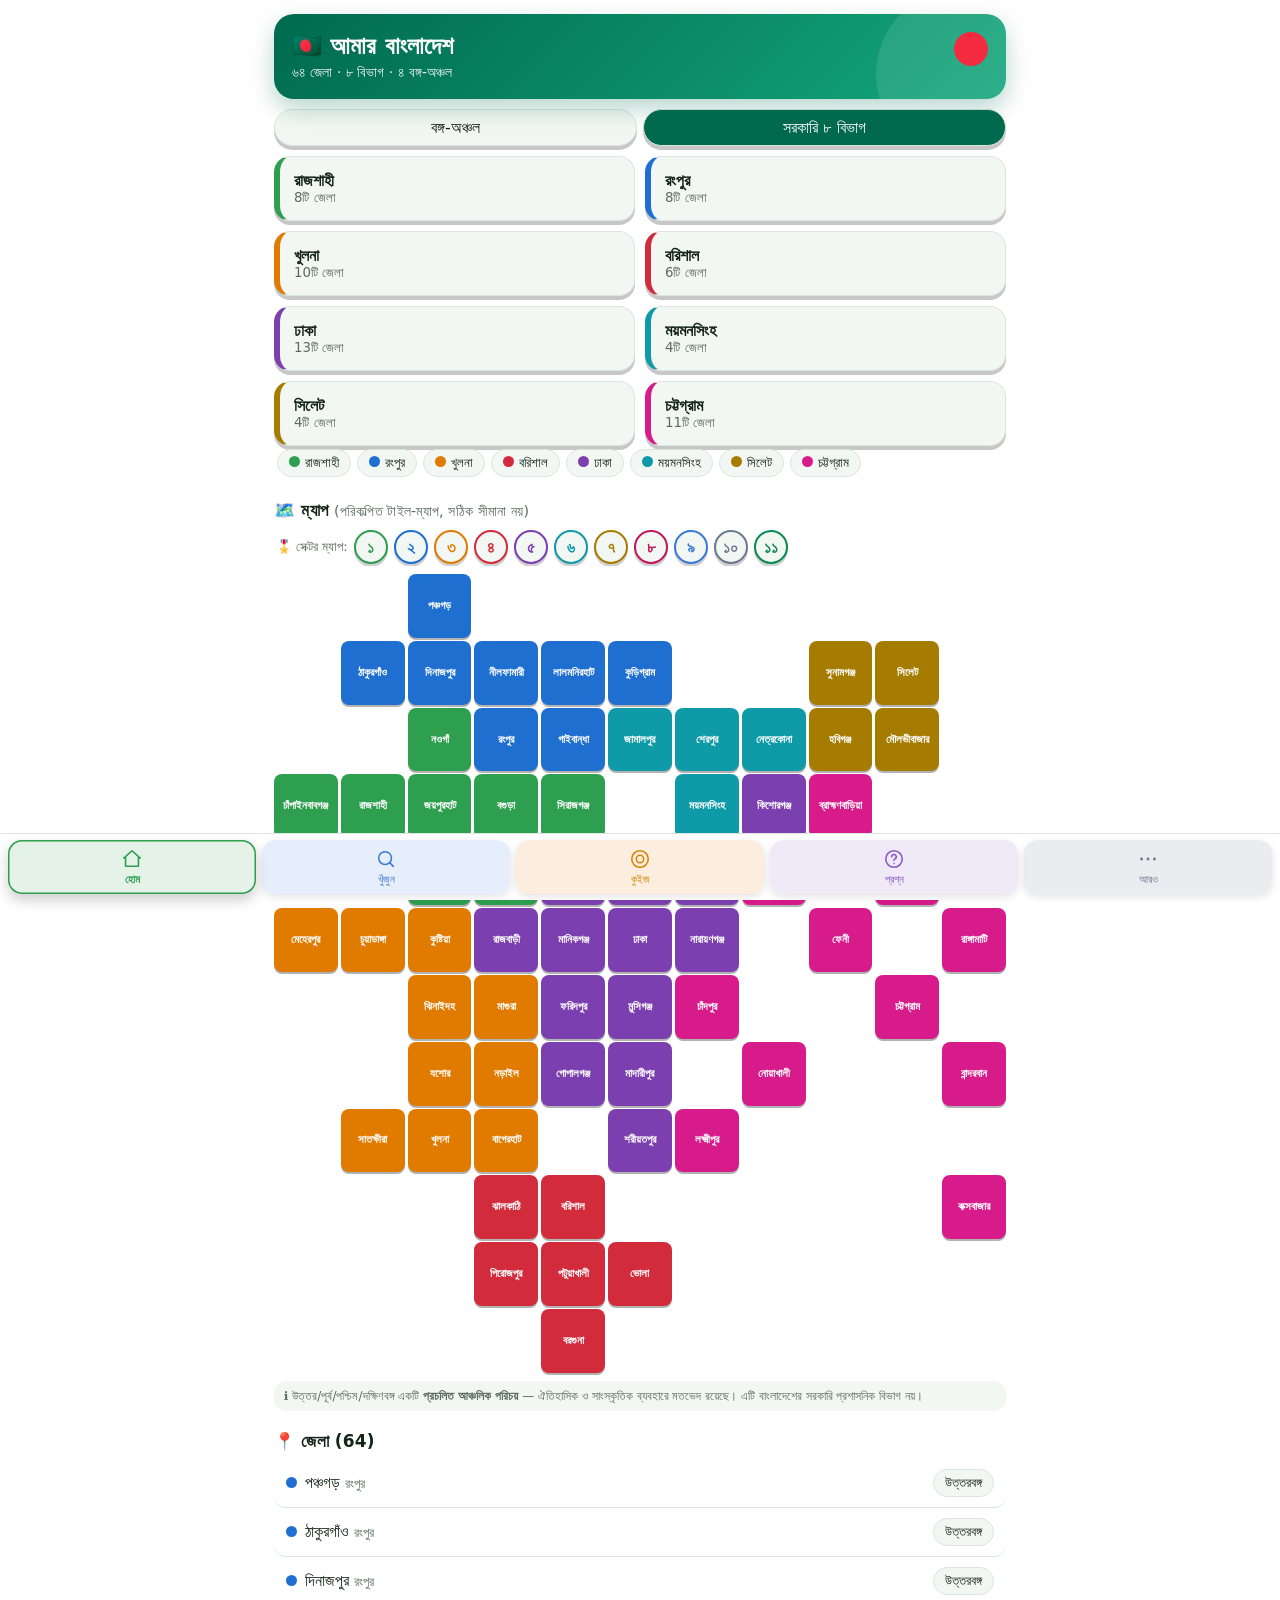
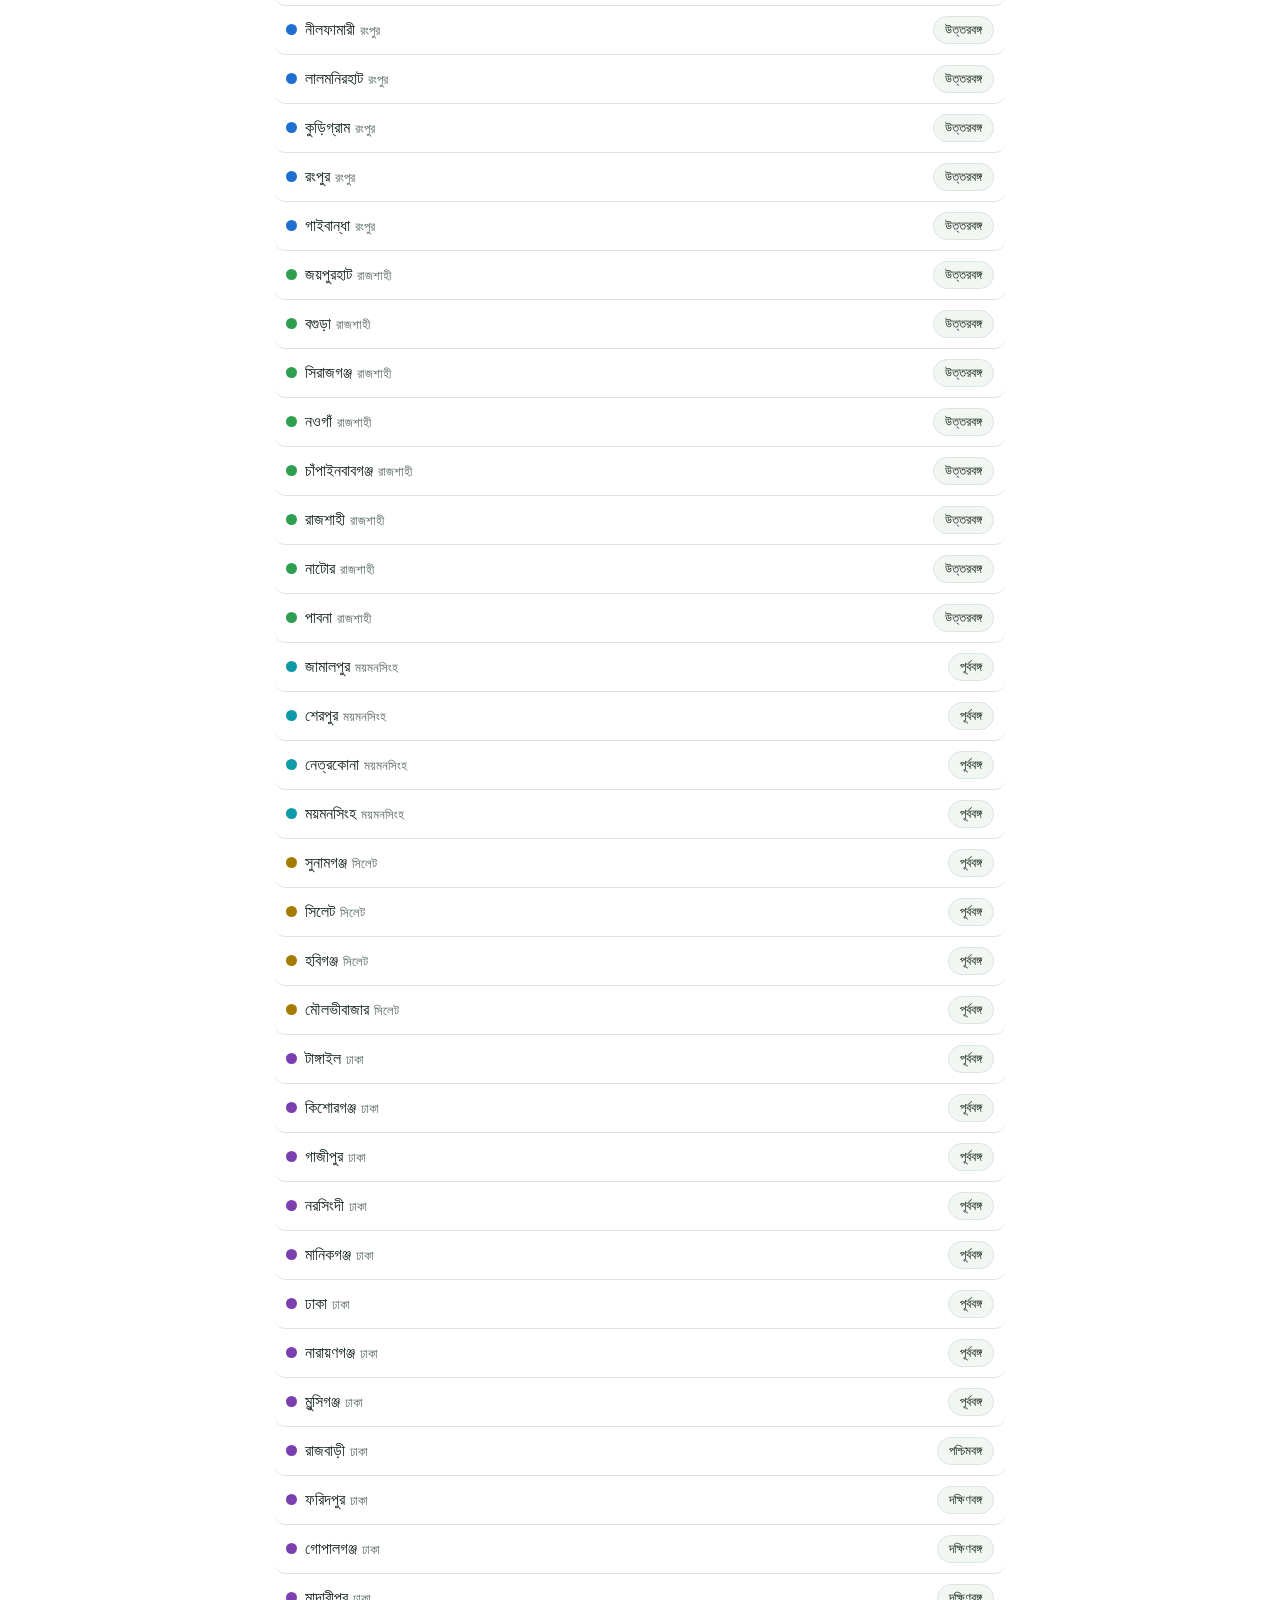
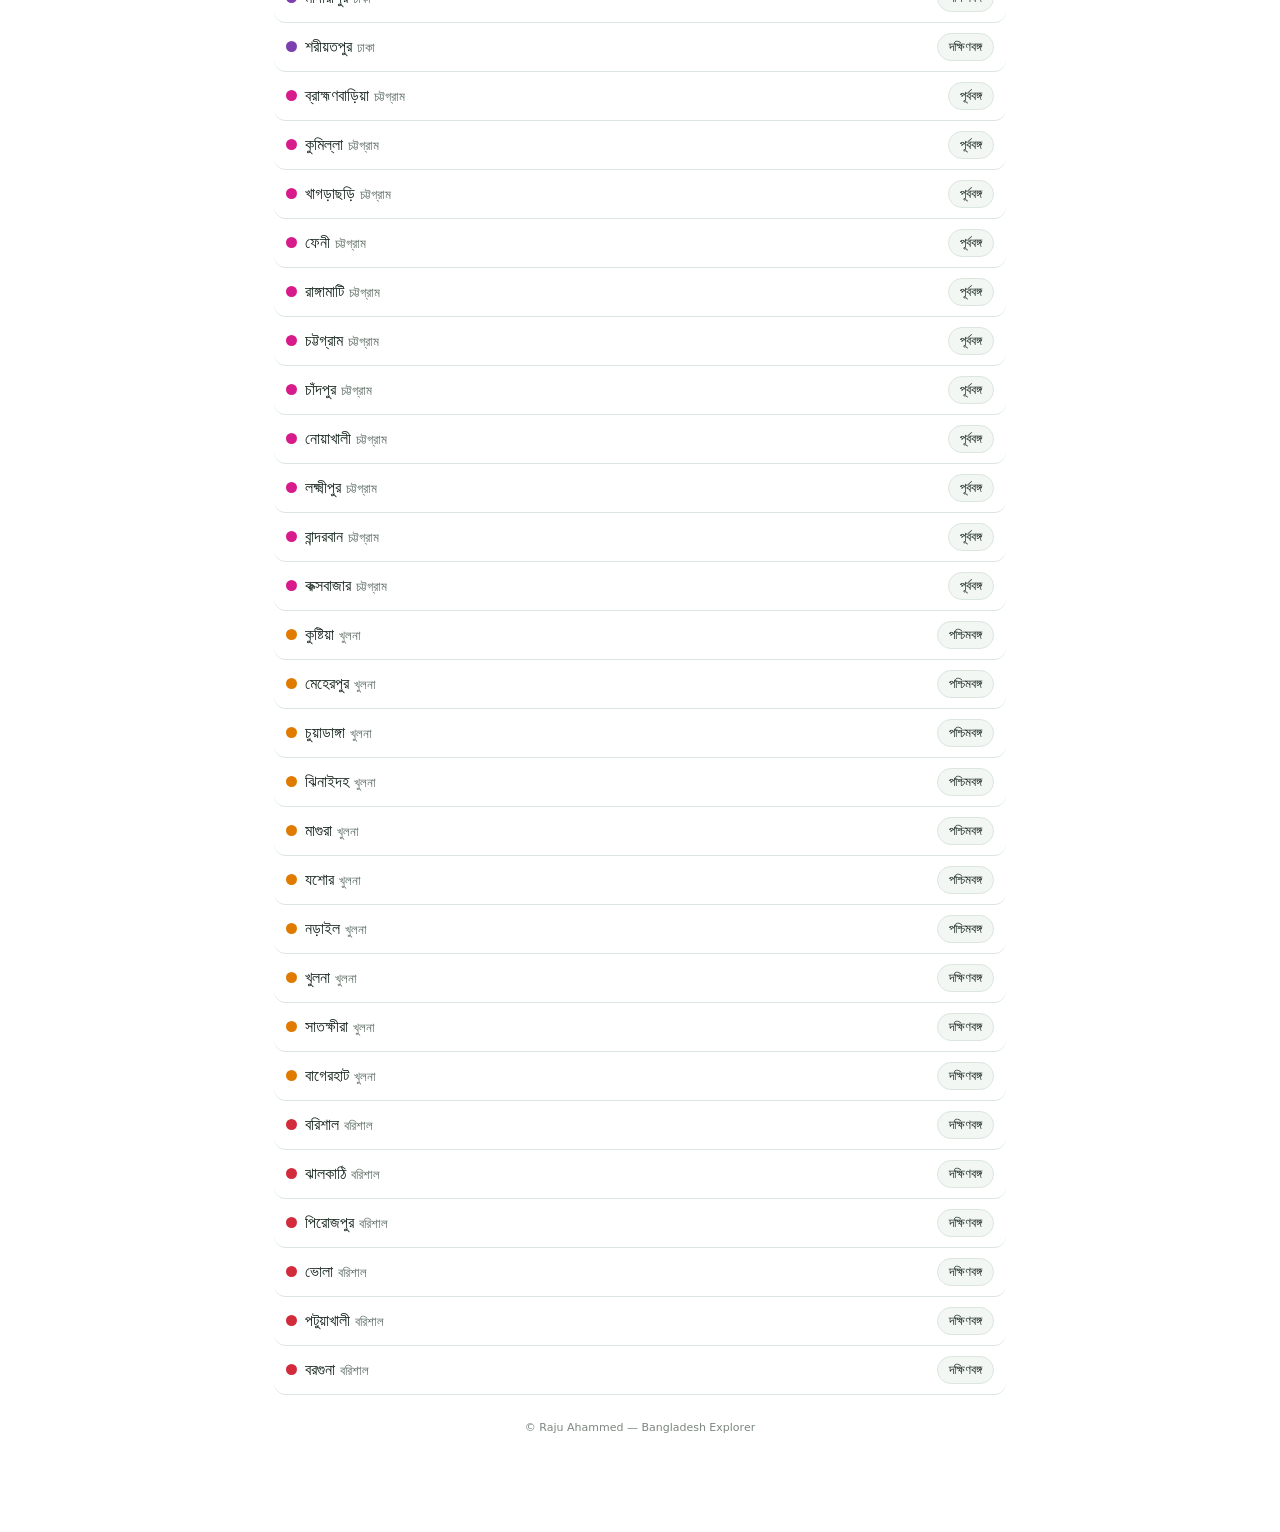
<file: index-10.html>
<!DOCTYPE html><html lang="bn"><head><meta charset="utf-8"><title>Bangladesh Explorer</title>
<meta name="viewport" content="width=device-width, initial-scale=1, viewport-fit=cover">
<style>
:root{--bg:#fff;--fg:#14231b;--card:#f3f7f4;--g:#006a4e;--r:#f42a41;--mut:#5b6b62;--bd:#dbe6df;box-sizing:border-box;padding-top:env(safe-area-inset-top,0px);padding-bottom:env(safe-area-inset-bottom,0px)}
@media(prefers-color-scheme:dark){:root:not([data-theme=light]){--bg:#0e1712;--fg:#e8f2ec;--card:#16241c;--mut:#9db0a5;--bd:#25382d}}
:root[data-theme=dark]{--bg:#0e1712;--fg:#e8f2ec;--card:#16241c;--mut:#9db0a5;--bd:#25382d}
*{box-sizing:border-box}html{scroll-padding-top:env(safe-area-inset-top,0px)}
body{margin:0;background:var(--bg);color:var(--fg);font-family:'Noto Sans Bengali','Kalpurush','Siyam Rupali','Nirmala UI','Bangla Sangam MN',system-ui,sans-serif;padding-bottom:78px}
main{max-width:760px;margin:auto;padding:14px}
h1{margin:0;font-size:24px}h2{font-size:17px;margin:20px 0 8px}
.top{background:linear-gradient(135deg,var(--g),#0a8a66);color:#fff;border-radius:20px;padding:18px;position:relative}
.top:after{content:"";position:absolute;right:18px;top:18px;width:34px;height:34px;border-radius:50%;background:var(--r)}
.top p{margin:4px 0 0;opacity:.9;font-size:14px}
.cards{display:grid;grid-template-columns:1fr 1fr;gap:10px}
.card{background:var(--card);border:1px solid var(--bd);border-radius:16px;padding:12px;transition:.2s}
button{font:inherit;color:inherit;cursor:pointer}
.reg{border-left:6px solid;text-align:left;font-weight:700;background:var(--card);border-radius:16px;border-top:1px solid var(--bd);border-right:1px solid var(--bd);border-bottom:1px solid var(--bd);padding:14px}
.reg small{display:block;color:var(--mut);font-weight:400}
.reg.on{transform:scale(1.03);box-shadow:0 4px 14px #0003}
.map{display:grid;grid-template-columns:repeat(11,1fr);gap:3px;margin-top:8px}
.t{aspect-ratio:1;border:0;border-radius:8px;font-size:clamp(7px,2.2vw,11px);line-height:1.1;padding:1px;color:#fff;font-weight:600;transition:.15s;overflow:hidden}
.t:hover,.t:active{transform:scale(1.25);z-index:2}.t.dim{opacity:.18}
.seg{display:flex;gap:6px;margin:10px 0}.seg button{flex:1;border:1px solid var(--bd);background:var(--card);border-radius:999px;padding:8px}
.seg .on{background:var(--g);color:#fff}
.note{font-size:12px;color:var(--mut);background:var(--card);border-radius:12px;padding:8px 10px;margin-top:8px}
.chip{display:inline-block;background:var(--card);border:1px solid var(--bd);border-radius:999px;padding:5px 11px;margin:3px;font-size:13px}
input{width:100%;font:inherit;padding:12px 14px;border-radius:14px;border:1px solid var(--bd);background:var(--card);color:var(--fg)}
.row{display:flex;justify-content:space-between;align-items:center;padding:10px 12px;border-bottom:1px solid var(--bd);cursor:pointer}
nav{position:fixed;bottom:0;left:0;right:0;display:flex;background:var(--bg);border-top:1px solid var(--bd);padding-bottom:env(safe-area-inset-bottom,0px)}
nav button{flex:1;border:0;background:none;padding:10px 0;font-size:12px;color:var(--mut)}nav .on{color:var(--g);font-weight:700}
nav span{display:block;font-size:20px}
#sheet{position:fixed;inset:0;background:#0007;display:none;align-items:flex-end;justify-content:center;z-index:9}
#sheet.open{display:flex}
#sh{background:var(--bg);width:100%;max-width:760px;max-height:88%;overflow:auto;border-radius:24px 24px 0 0;padding:18px;animation:up .25s}
@keyframes up{from{transform:translateY(40px);opacity:0}}
.foot{text-align:center;font-size:11px;color:var(--mut);margin:26px 0 6px;opacity:.8}
a{color:var(--g);font-weight:700}
.opt{display:block;width:100%;text-align:left;margin:6px 0;padding:12px;border-radius:12px;border:1px solid var(--bd);background:var(--card)}
.ok{background:#1b9a5f;color:#fff}.no{background:var(--r);color:#fff}
label{display:block;font-size:12px;color:var(--mut);margin:8px 0 3px}textarea,select{width:100%;font:inherit;padding:10px;border-radius:12px;border:1px solid var(--bd);background:var(--card);color:var(--fg)}
.fbw{perspective:700px;margin-top:14px;padding:6px 4px 10px}
.fb3d{display:flex;align-items:center;gap:12px;padding:12px 14px;border-radius:16px;background:linear-gradient(135deg,#1877f2,#0c5bd6);color:#fff;text-decoration:none;font-weight:700;transform-style:preserve-3d;animation:fbf 4s ease-in-out infinite;box-shadow:0 6px 0 #0a45a3,0 14px 22px #0004;transition:transform .3s}
.fb3d:hover,.fb3d:active{animation-play-state:paused;transform:rotateX(10deg) rotateY(-12deg) translateZ(14px)}
@keyframes fbf{0%,100%{transform:rotateX(6deg) rotateY(-8deg)}50%{transform:rotateX(-4deg) rotateY(8deg) translateY(-3px)}}
.fb3d i{font-style:normal;width:40px;height:40px;border-radius:50%;background:#fff;color:#1877f2;display:flex;align-items:center;justify-content:center;font-size:26px;font-weight:800;transform:translateZ(26px);box-shadow:0 4px 8px #0003}
.fb3d span{display:block;transform:translateZ(14px)}.fb3d small{display:block;font-weight:400;opacity:.9}
@media(prefers-reduced-motion:reduce){.fb3d{animation:none}}

/* 3D press feedback */
button,.row,.chip[onclick],summary,nav a{-webkit-tap-highlight-color:rgba(0,106,78,.25);touch-action:manipulation}
.opt,.seg button,.reg,button.chip{box-shadow:0 4px 0 rgba(0,0,0,.22);transition:transform .08s,box-shadow .08s,filter .15s}
.opt:active,.seg button:active,.reg:active,button.chip:active{transform:translateY(4px);box-shadow:0 0 0 rgba(0,0,0,.22);filter:brightness(.9)}
.chip[onclick]:active{transform:scale(.93)}
.t{box-shadow:0 2px 0 rgba(0,0,0,.3)}.t:active{transform:translateY(2px) scale(.92);box-shadow:none}
nav button:active,nav a:active{transform:scale(.88)}
.row{transition:background .1s}.row:active{background:var(--card)}
.qo:active span{transform:translateY(2px)}
button:disabled{opacity:.6;pointer-events:none}
.flash{animation:pop .28s ease-out}
@keyframes pop{0%{transform:translateY(4px) scale(.95);filter:brightness(.82);box-shadow:0 0 0 rgba(0,0,0,0)}60%{transform:translateY(-1px) scale(1.02)}100%{transform:none}}

/* calm bottom nav */
nav{padding:4px 6px calc(4px + env(safe-area-inset-bottom,0px));gap:2px;border-top:1px solid var(--bd)}
nav button,nav a{border-radius:14px;padding:7px 0;font-size:11px;color:var(--mut);font-weight:400}
nav svg{width:22px;height:22px;fill:none;stroke:currentColor;stroke-width:1.7;stroke-linecap:round;stroke-linejoin:round;display:block;margin:0 auto 3px}
nav svg.f{fill:currentColor;stroke:none}
nav .on{color:var(--g);background:rgba(0,106,78,.1);font-weight:600}

/* Iron-style admin entry */
.irbtn{display:flex;align-items:center;gap:12px;width:100%;padding:14px;border:0;border-radius:14px;background:linear-gradient(135deg,#b1121f,#e8a000);color:#fff;font-weight:700;font-size:15px;box-shadow:0 4px 0 #6d0a13,0 8px 18px #b1121f55;transition:transform .08s,box-shadow .08s}
.irbtn:active{transform:translateY(4px);box-shadow:0 0 0 transparent}
.arc{width:26px;height:26px;border-radius:50%;background:radial-gradient(#fff,#7df3ff 55%,#1cb6d6);box-shadow:0 0 12px #7df3ff,0 0 0 3px #ffffff55;animation:pulse 1.6s ease-in-out infinite}
@keyframes pulse{50%{box-shadow:0 0 22px #7df3ff,0 0 0 6px #ffffff33;transform:scale(1.08)}}
#iron{position:fixed;inset:0;z-index:50;background:radial-gradient(circle at 50% 40%,#08303d,#02090d 70%);display:flex;flex-direction:column;align-items:center;justify-content:center;color:#bff6ff;animation:ifade .35s}
@keyframes ifade{from{opacity:0}}
.rx{position:relative;width:240px;height:240px;transition:transform .7s ease,margin .7s ease}.rx.sm{transform:scale(.5);margin:-50px 0 -40px}
.rg{position:absolute;border-radius:50%;left:50%;top:50%;border:3px solid #38e8ff;box-shadow:0 0 18px #38e8ff,inset 0 0 18px #38e8ff66}
.r1{width:236px;height:236px;margin:-118px 0 0 -118px;border-style:dashed;animation:spin 7s linear infinite}
.r2{width:180px;height:180px;margin:-90px 0 0 -90px;border-color:#38e8ff transparent #38e8ff transparent;animation:spin 3s linear infinite reverse}
.r3{width:126px;height:126px;margin:-63px 0 0 -63px;border-style:dotted;animation:spin 5s linear infinite}
@keyframes spin{to{transform:rotate(360deg)}}
.core{position:absolute;left:50%;top:50%;width:72px;height:72px;margin:-36px 0 0 -36px;border-radius:50%;background:radial-gradient(#fff 15%,#7df3ff 50%,#1cb6d6 72%,transparent 74%);box-shadow:0 0 40px #38e8ff;animation:pulse 1.2s ease-in-out infinite}
.rx.ok .rg{border-color:#7dff9e;box-shadow:0 0 22px #7dff9e,inset 0 0 18px #7dff9e66}.rx.ok .core{background:radial-gradient(#fff 15%,#9dffb5 50%,#1cd65e 72%,transparent 74%);box-shadow:0 0 44px #7dff9e}
#irt{margin-top:14px;font-size:15px;letter-spacing:.04em;text-shadow:0 0 10px #38e8ff;min-height:22px}
#irf{width:min(300px,86vw);text-align:center;margin-top:12px}
#iron input{background:#041a22;color:#d8fbff;border:1px solid #38e8ff;box-shadow:0 0 12px #38e8ff55;text-align:center;letter-spacing:.25em;font-size:18px}
.irb{width:100%;margin-top:12px;padding:12px;border:0;border-radius:12px;background:linear-gradient(135deg,#1cb6d6,#38e8ff);color:#022;font-weight:700;box-shadow:0 4px 0 #0b6e82}.irb:active{transform:translateY(4px);box-shadow:none}
#am{margin-top:8px;color:#ff8a95;min-height:20px}
.irx{position:absolute;top:calc(14px + env(safe-area-inset-top,0px));right:14px;background:none;border:1px solid #38e8ff88;color:#bff6ff;border-radius:50%;width:38px;height:38px;font-size:16px}
.shake{animation:shk .4s}@keyframes shk{25%{transform:translateX(-8px)}75%{transform:translateX(8px)}}
#iron input:placeholder-shown{letter-spacing:0;font-size:15px}
/* colourful More + Admin buttons */
.more h2,.admin h2{border-left:5px solid #1f6fd1;padding-left:9px}
.more h2:nth-of-type(2),.admin h2:nth-of-type(2){border-color:#e07b00}.more h2:nth-of-type(3),.admin h2:nth-of-type(3){border-color:#d22b3c}.more h2:nth-of-type(4),.admin h2:nth-of-type(4){border-color:#7b3fb0}.admin h2:nth-of-type(5){border-color:#0e9aa7}.admin h2:nth-of-type(6){border-color:#2e9e4f}
.more .opt,.admin .opt{border:0;color:#fff;text-align:center;font-weight:700;background:linear-gradient(135deg,#1f6fd1,#6a4fd6);box-shadow:0 4px 0 #17408a}
.admin button[onclick^="add("]{background:linear-gradient(135deg,#2e9e4f,#1b7a3a);box-shadow:0 4px 0 #11582a}
.admin button[onclick^="saveAbout"]{background:linear-gradient(135deg,#e07b00,#f0a030);box-shadow:0 4px 0 #9b5400}
.admin button[onclick^="saveQA"]{background:linear-gradient(135deg,#0e9aa7,#1cc3d2);box-shadow:0 4px 0 #086872}
.admin button[onclick^="chCode"]{background:linear-gradient(135deg,#d22b3c,#f05a68);box-shadow:0 4px 0 #8f1624}
.admin .seg button,.more .seg button{border:0;color:#fff;font-weight:600;box-shadow:0 4px 0 rgba(0,0,0,.28)}
.admin button[onclick^="sv("]{background:#2e9e4f}.admin button[onclick^="rm("]{background:#d22b3c}.admin button[onclick^="mv("]{background:#1f6fd1}
.admin button[onclick^="expo"]{background:#0e9aa7}.admin button[onclick^="impo"]{background:#2e9e4f}.admin button[onclick^="rst"]{background:#e07b00}.admin button[onclick^="restoreDef"]{background:#2e9e4f}.admin button[onclick^="applyOffBtn"]{background:#7b3fb0}.admin button[onclick^="admin=false"]{background:#7b3fb0}
.more .seg button:nth-child(1){background:#f2a900;color:#222}.more .seg button:nth-child(2){background:#33425b}
.more button.chip{background:#e07b00;color:#fff;border:0;font-weight:600;box-shadow:0 3px 0 #9b5400}
.admin button:active,.more button:active{box-shadow:0 0 0 transparent!important}

/* Facebook light-speed effect */
.fbcharge{filter:brightness(1.3);transition:filter .15s}.fbcharge i{animation:fbchg .3s ease-out}
@keyframes fbchg{50%{box-shadow:0 0 0 8px #ffffff66,0 0 26px #fff;transform:translateZ(26px) scale(1.15)}}
#fbw{position:fixed;inset:0;z-index:60;pointer-events:none;overflow:hidden}
.fbr,.fbf{position:fixed;left:var(--x);top:var(--y);border-radius:50%}
.fbr{width:300px;height:300px;margin:-150px 0 0 -150px;background:radial-gradient(circle,transparent 56%,#cfe6ff 59%,#4da3ff 63%,transparent 68%);filter:drop-shadow(0 0 10px #4da3ff);transform:scale(.05);opacity:0;animation:fbring .8s ease-out both}
.fbr.d2{animation-delay:.14s}.fbr.d3{animation-delay:.28s}
@keyframes fbring{0%{transform:scale(.05);opacity:1}100%{transform:scale(7);opacity:0}}
.fbf{width:100px;height:100px;margin:-50px 0 0 -50px;background:radial-gradient(circle,#4da3ff 0,#1877f2 60%,#0c5bd6 100%);box-shadow:0 0 60px 20px #4da3ffaa;transform:scale(0);animation:fbfill .55s .22s cubic-bezier(.7,0,.25,1) both}
@keyframes fbfill{to{transform:scale(var(--s))}}
.fbl{position:fixed;left:50%;top:50%;margin:-70px 0 0 -40px;font:800 140px/1 system-ui,Arial,sans-serif;color:#fff;text-shadow:0 0 30px #fff,0 0 70px #bfe0ff;opacity:0;transform:scale(.3);animation:fblogo .45s .6s cubic-bezier(.2,1.4,.4,1) both}
@keyframes fblogo{to{opacity:1;transform:scale(1)}}

/* soft coloured bottom nav */
nav{gap:6px;padding:6px 8px calc(6px + env(safe-area-inset-bottom,0px))}
nav button,nav a{background:var(--b,transparent);color:var(--c,var(--mut));box-shadow:0 3px 9px rgba(0,0,0,.11);padding:8px 0}
nav>:nth-child(1){--b:rgba(46,158,79,.13);--c:#2e9e4f}nav>:nth-child(2){--b:rgba(58,123,213,.13);--c:#3a7bd5}
nav>:nth-child(3){--b:rgba(224,123,0,.13);--c:#d98200}nav>:nth-child(4){--b:rgba(138,85,196,.13);--c:#8a55c4}
nav>:nth-child(5){--b:rgba(107,122,143,.14);--c:#6b7a8f}
nav .on{background:var(--b);color:var(--c);font-weight:700;box-shadow:0 6px 14px rgba(0,0,0,.2),inset 0 0 0 1.5px var(--c)}

/* polish */
.top{background:linear-gradient(135deg,#006a4e,#0a8a66 55%,#14a77c);box-shadow:0 10px 24px rgba(0,106,78,.28);overflow:hidden}
.top:before{content:"";position:absolute;right:-40px;bottom:-60px;width:170px;height:170px;border-radius:50%;background:rgba(255,255,255,.1)}
.card{box-shadow:0 2px 10px rgba(0,0,0,.05)}
h2{letter-spacing:.2px}
.row{border-radius:12px}.row:active{background:var(--card)}
.hd{margin:-18px -18px 14px;padding:22px 18px 16px;border-radius:24px 24px 0 0;color:#fff;background:var(--dc);background:linear-gradient(135deg,var(--dc),color-mix(in srgb,var(--dc) 55%,#000));box-shadow:0 6px 16px rgba(0,0,0,.18)}
.hd h1{font-size:28px}.hd small{opacity:.9}
.hd .chip{background:rgba(255,255,255,.2)!important;border-color:rgba(255,255,255,.45)!important;color:#fff!important;box-shadow:none}
.st{display:grid;grid-template-columns:repeat(auto-fit,minmax(96px,1fr));gap:8px;margin-top:8px}
.st>div{background:var(--bg);border:1px solid var(--bd);border-radius:12px;padding:10px 4px;text-align:center}
.st b{display:block;font-size:18px;color:var(--g)}.st small{color:var(--mut);font-size:11px}

/* danger levels */
#iron:after{content:"";position:absolute;inset:0;pointer-events:none;opacity:0;background:radial-gradient(circle,transparent 35%,rgba(255,0,30,.65))}
#iron[class^=d]{background:radial-gradient(circle at 50% 40%,#4a0a14,#0b0204 72%)}
#iron[class^=d] .rg{border-color:#ff3b4a;box-shadow:0 0 18px #ff3b4a,inset 0 0 18px #ff3b4a66}
#iron[class^=d] .core{background:radial-gradient(#fff 15%,#ff9a9a 50%,#d6001c 72%,transparent 74%);box-shadow:0 0 44px #ff2a3a}
#iron[class^=d] #irt,#iron[class^=d] #am{color:#ff8a95;text-shadow:0 0 12px #ff2a3a}
#iron[class^=d] input{border-color:#ff3b4a;box-shadow:0 0 14px #ff3b4a88;color:#ffd5d9}
#iron[class^=d] .irb{background:linear-gradient(135deg,#d6001c,#ff4a5a);color:#fff;box-shadow:0 4px 0 #7a0010}
#iron.d1:after{animation:alr 1.1s 2}#iron.d2:after{animation:alr .9s infinite}#iron.d3:after{animation:alr .55s infinite}#iron.d4:after{animation:alr .3s infinite}
#iron.d5:after{animation:alr5 1.6s infinite}
@keyframes alr{0%,100%{opacity:0}50%{opacity:1}}@keyframes alr5{0%,100%{opacity:.55}50%{opacity:.95}}
#iron.d3 .r1,#iron.d4 .r1,#iron.d5 .r1{animation-duration:1.6s}#iron.d3 .r2,#iron.d4 .r2,#iron.d5 .r2{animation-duration:.8s}
#iron.d3 #irt{animation:glt .5s infinite}#iron.d4 #irt,#iron.d5 #irt{animation:glt .2s infinite}
@keyframes glt{25%{transform:translate(-3px,1px);text-shadow:3px 0 #0ff,-3px 0 #f0f}75%{transform:translate(3px,-1px);text-shadow:-3px 0 #0ff,3px 0 #f0f}}
#lkt{font-size:46px;font-weight:800;letter-spacing:.06em;color:#ff4a5a;text-shadow:0 0 18px #ff2a3a;margin-top:6px;font-variant-numeric:tabular-nums}
#irt .big{display:block;font-size:26px;font-weight:800;letter-spacing:.14em;color:#ff4a5a;text-shadow:0 0 16px #ff2a3a}#irt small{display:block;margin-top:4px;font-size:14px}#irt .gr{color:#7dff9e;text-shadow:0 0 16px #1cd65e}
#toast{position:fixed;left:50%;bottom:92px;transform:translate(-50%,16px);background:#1f2a24;color:#fff;padding:12px 18px;border-radius:999px;box-shadow:0 8px 22px rgba(0,0,0,.35);z-index:80;opacity:0;transition:opacity .25s,transform .25s;max-width:90vw;text-align:center;font-size:14px;font-weight:600;pointer-events:none}#toast.on{opacity:1;transform:translate(-50%,0)}#toast.ok2{background:#1b7a45}#toast.bad{background:#c0283a}

/* custom theme + boxes + fb */
.top{background:linear-gradient(135deg,var(--g),var(--g2))!important}
.noanim *,.noanim *:before,.noanim *:after{animation:none!important;transition:none!important}
.ca-fade .card{animation:cfade .5s both}.ca-slide .card{animation:cslide .5s both}.ca-pop .card{animation:cpop .4s both}
@keyframes cfade{from{opacity:0}}@keyframes cslide{from{opacity:0;transform:translateY(18px)}}@keyframes cpop{from{opacity:0;transform:scale(.92)}}
.cbox{border-left:5px solid var(--bc,#1f6fd1);background:var(--card);background:color-mix(in srgb,var(--bc,#1f6fd1) 9%,var(--card))}
.an-fade{animation:cfade .9s both}.an-slide{animation:cslide .8s both}
.an-pulse{animation:cpul 2s ease-in-out infinite}@keyframes cpul{50%{transform:scale(1.02)}}
.an-glow{animation:cglow 2s ease-in-out infinite}@keyframes cglow{50%{box-shadow:0 0 18px var(--bc)}}
.an-bounce{animation:cbnc 1.6s ease-in-out infinite}@keyframes cbnc{50%{transform:translateY(-5px)}}
.an-float{animation:cflt 3.5s ease-in-out infinite}@keyframes cflt{50%{transform:translateY(-3px) rotate(.4deg)}}
.mbbtn{display:inline-block;margin-top:8px;padding:9px 14px;border-radius:12px;background:var(--bc);color:#fff;text-decoration:none;font-weight:700;box-shadow:0 3px 0 rgba(0,0,0,.25)}
.fb3d{padding:12px 16px 12px 12px;border:1px solid rgba(255,255,255,.35);background:linear-gradient(135deg,#2b8bff,#1458d6 70%,#0f3fa8);position:relative;overflow:hidden;transform-style:flat;box-shadow:0 6px 0 #0a3a9a,0 16px 26px rgba(24,119,242,.4),inset 0 1px 0 rgba(255,255,255,.4)}
.fb3d:after{content:"";position:absolute;top:0;bottom:0;width:60px;left:-80px;background:linear-gradient(100deg,transparent,rgba(255,255,255,.55),transparent);transform:skewX(-20deg);animation:fbshine 3.2s ease-in-out infinite}
@keyframes fbshine{0%{left:-80px}55%,100%{left:120%}}
.fb3d:before{content:"›";position:absolute;right:16px;top:45%;transform:translateY(-50%);font-size:30px;font-weight:700;opacity:.9}
.fb3d i{width:46px;height:46px;padding:0;background:#fff;transform:none;flex:none;box-shadow:0 0 0 4px rgba(255,255,255,.25),0 6px 14px rgba(0,0,0,.25);animation:fbpulse 2.4s ease-in-out infinite}
.fb3d i svg{width:46px;height:46px;fill:#1877f2;display:block}
@keyframes fbpulse{50%{box-shadow:0 0 0 8px rgba(255,255,255,.12),0 6px 14px rgba(0,0,0,.25)}}
.fb3d span{transform:none;flex:1;font-size:16px}.fb3d small{font-size:12px}
.fbl2{position:fixed;left:50%;top:50%;width:124px;height:124px;margin:-62px 0 0 -62px;opacity:0;transform:scale(.3);animation:fblogo .45s .45s cubic-bezier(.2,1.4,.4,1) both}
.fbl2 svg{width:100%;height:100%;fill:#fff;filter:drop-shadow(0 0 24px #4da3ff)}
#fbw.fx-burst:before{content:"";position:fixed;inset:0;background:radial-gradient(circle at var(--x) var(--y),rgba(24,119,242,.35),rgba(3,10,30,.74));animation:fbdim .3s both}
@keyframes fbdim{from{opacity:0}}
.fbp{position:fixed;left:var(--x);top:var(--y);width:9px;height:9px;margin:-4px 0 0 -4px;border-radius:50%;box-shadow:0 0 12px 3px rgba(120,190,255,.9);animation:fbpart .85s ease-out both}
@keyframes fbpart{0%{transform:translate(0,0) scale(1);opacity:1}100%{transform:translate(var(--tx),var(--ty)) scale(.2);opacity:0}}

/* constitution section */
.cbk{position:relative;width:96px;height:120px;perspective:700px;flex:none;filter:drop-shadow(0 10px 14px rgba(0,0,0,.3))}
.cbk:before{content:"";position:absolute;inset:3px 3px 3px 8px;background:#fff;border-radius:2px 6px 6px 2px;box-shadow:inset 0 0 0 1px #ddd}
.cbk .pg{position:absolute;inset:4px 4px 4px 8px;background:#fff;border-radius:2px 6px 6px 2px;box-shadow:0 0 0 1px #e1e1e1,inset 0 0 18px rgba(0,0,0,.06);transform-origin:left center;background-image:repeating-linear-gradient(transparent 0 9px,#dfe7e2 9px 10px);background-size:100% 100%}
.cbk .pg1{animation:pgf 6s ease-in-out infinite .35s}.cbk .pg2{animation:pgf 6s ease-in-out infinite .6s}.cbk .pg3{animation:pgf 6s ease-in-out infinite .85s}
.cbk .cv{position:absolute;inset:0;border-radius:6px 10px 10px 6px;background:linear-gradient(135deg,#0a8a4e,#005a40);display:flex;flex-direction:column;align-items:center;justify-content:center;color:#ffd666;font-weight:800;font-size:15px;box-shadow:inset 0 0 0 3px rgba(255,255,255,.18);transform-origin:left center;animation:cvopen 6s ease-in-out infinite}
.cbk .cv i{width:34px;height:34px;border-radius:50%;background:#f42a41;margin-bottom:6px;box-shadow:0 0 16px rgba(244,42,65,.75);animation:pulse 2s ease-in-out infinite}
@keyframes cvopen{0%,8%{transform:rotateY(0)}24%,70%{transform:rotateY(-158deg)}86%,100%{transform:rotateY(0)}}
@keyframes pgf{0%,20%{transform:rotateY(0)}36%,68%{transform:rotateY(-150deg)}84%,100%{transform:rotateY(0)}}
.cbk.sm{width:44px;height:56px}.cbk.sm .cv i{width:16px;height:16px;margin:0}.cbk.sm .cv{font-size:0}
.lawcard{display:flex;gap:14px;align-items:center}
.lawhero{display:flex;gap:16px;align-items:center;background:linear-gradient(135deg,var(--g),var(--g2));color:#fff;border-radius:20px;padding:18px;margin:10px 0;box-shadow:0 10px 24px rgba(0,106,78,.28);overflow:hidden;position:relative}
.lawhero:after{content:"⚖️";position:absolute;right:-6px;bottom:-14px;font-size:84px;opacity:.14;animation:sway 4s ease-in-out infinite;transform-origin:50% 20%}
@keyframes sway{50%{transform:rotate(10deg)}0%,100%{transform:rotate(-10deg)}}
.lawst{display:flex;gap:8px;margin-top:10px;flex-wrap:wrap}.lawst>div{background:rgba(255,255,255,.18);border-radius:12px;padding:6px 10px;text-align:center;min-width:56px}.lawst b{display:block;font-size:20px}.lawst small{opacity:.9;font-size:11px}
.lawtabs{display:flex;gap:6px;overflow-x:auto;margin:8px 0;padding-bottom:4px}.lawtabs button{flex:none;border:0;padding:9px 14px;border-radius:999px;background:var(--card);color:var(--fg);font-weight:600;box-shadow:0 3px 0 rgba(0,0,0,.12)}.lawtabs .on{background:var(--g);color:#fff}
.art{display:flex;gap:10px;padding:7px 0;border-top:1px solid var(--bd);font-size:14px}.art b{min-width:44px;color:var(--g)}.art span{flex:1}
#app.law .opt{text-align:left}#app.law .opt.ok{background:#1b9a5f;color:#fff}#app.law .opt.no{background:var(--r);color:#fff}


/* extra box animations */
.an-flip{animation:cflip .8s both}@keyframes cflip{from{transform:perspective(500px) rotateX(-70deg);opacity:0}}
.an-swing{animation:cswg 2.5s ease-in-out infinite;transform-origin:top center}@keyframes cswg{0%,100%{transform:rotate(-1.5deg)}50%{transform:rotate(1.5deg)}}
.an-rainbow{animation:crb 4s linear infinite}@keyframes crb{0%,100%{border-left-color:#e53935}20%{border-left-color:#fb8c00}40%{border-left-color:#43a047}60%{border-left-color:#1e88e5}80%{border-left-color:#8e24aa}}
.an-shine{position:relative;overflow:hidden}.an-shine:after{content:"";position:absolute;top:0;bottom:0;width:60px;left:-80px;background:linear-gradient(100deg,transparent,rgba(255,255,255,.5),transparent);transform:skewX(-20deg);animation:fbshine 3s ease-in-out infinite;pointer-events:none}

/* sector map */
.secbar{display:flex;gap:6px;align-items:center;overflow-x:auto;margin:6px 0 4px;padding:2px}
.secbar span{flex:none;font-size:13px;color:var(--mut)}
.secbar button{flex:none;min-width:34px;height:34px;border-radius:50%;border:2px solid var(--sc,#888);background:var(--card);color:var(--sc,#888);font-weight:700;box-shadow:0 3px 0 rgba(0,0,0,.18)}
.secbar button.on{background:var(--sc);color:#fff;box-shadow:0 0 0 3px rgba(255,255,255,.7),0 0 14px var(--sc)}
.secbar button.x{border-radius:999px;padding:0 12px;border-color:var(--bd);color:var(--fg)}
.t{transition:filter .4s,opacity .4s,transform .15s}
.t.secdim{filter:grayscale(1);opacity:.16}
.t.sec{z-index:1;box-shadow:0 0 0 2px #fff,0 0 14px 3px var(--sc),0 3px 0 rgba(0,0,0,.3);animation:secpulse 2.4s ease-in-out infinite}
@keyframes secpulse{50%{box-shadow:0 0 0 2px #fff,0 0 24px 7px var(--sc),0 3px 0 rgba(0,0,0,.3)}}
.map.swap{animation:mapflip .8s cubic-bezier(.2,.8,.2,1)}
@keyframes mapflip{0%{transform:perspective(900px) rotateY(-85deg) scale(.88);opacity:0}100%{transform:none;opacity:1}}
.map.swap .t.sec{animation:secpop .75s cubic-bezier(.3,1.6,.5,1) both,secpulse 2.4s 1.6s ease-in-out infinite;animation-delay:calc(var(--k)*90ms + .55s),calc(var(--k)*90ms + 1.6s)}
@keyframes secpop{0%{transform:scale(.2);opacity:0}60%{transform:scale(1.35);opacity:1}100%{transform:scale(1)}}
.map.swap .t.secdim{animation:secfade .6s ease-out both}
@keyframes secfade{from{filter:none;opacity:1}}
.secinfo{border-left:5px solid var(--sc);margin:8px 0;animation:cslide .5s .6s both}
.qo{display:block;margin:6px 0}.qo input{display:none}.qo span{display:block;padding:12px;border:1px solid var(--bd);border-radius:12px;background:var(--bg)}.qo input:checked+span{background:#f42a41;color:#fff}.qo input:checked+span.c{background:#1b9a5f}
.t{display:flex;align-items:center;justify-content:center;text-align:center;text-decoration:none}
.sheet{display:none;position:fixed;inset:0;background:#0007;align-items:flex-end;justify-content:center;z-index:9}.sheet:target{display:flex}
.sh{background:var(--bg);width:100%;max-width:760px;max-height:88%;overflow:auto;border-radius:24px 24px 0 0;padding:18px}
nav a{flex:1;text-align:center;padding:10px 0;font-size:12px;color:var(--mut);text-decoration:none;font-weight:400}nav a span{display:block;font-size:20px}
details summary{cursor:pointer;padding:4px 0}html{scroll-behavior:smooth}
</style><script>window.onerror=function(m,u,l){var a=document.getElementById('app');if(a)a.innerHTML='<div style="padding:16px;font-family:sans-serif"><b>ত্রুটি:</b> '+m+' (line '+l+')<br><br><button onclick="try{localStorage.removeItem(\'bdData\')}catch(e){}location.reload()">রিসেট করে রিলোড করুন</button></div>'}</script></head><body><main id="app"><div id="home"></div><div class="top"><h1>🇧🇩 আমার বাংলাদেশ</h1><p>৬৪ জেলা · ৮ বিভাগ · ৪ বঙ্গ-অঞ্চল</p></div><div class="note">📄 সরল সংস্করণ: জেলায় ট্যাপ করলে তথ্য খুলবে। সার্চ, কুইজ ও অ্যাডমিন প্যানেল চালাতে ফাইলটি Chrome/Safari ব্রাউজারে খুলুন।</div><div><span class="chip"><i style="display:inline-block;width:11px;height:11px;border-radius:50%;margin-right:6px;background:#2e9e4f"></i>রাজশাহী</span><span class="chip"><i style="display:inline-block;width:11px;height:11px;border-radius:50%;margin-right:6px;background:#1f6fd1"></i>রংপুর</span><span class="chip"><i style="display:inline-block;width:11px;height:11px;border-radius:50%;margin-right:6px;background:#e07b00"></i>খুলনা</span><span class="chip"><i style="display:inline-block;width:11px;height:11px;border-radius:50%;margin-right:6px;background:#d22b3c"></i>বরিশাল</span><span class="chip"><i style="display:inline-block;width:11px;height:11px;border-radius:50%;margin-right:6px;background:#7b3fb0"></i>ঢাকা</span><span class="chip"><i style="display:inline-block;width:11px;height:11px;border-radius:50%;margin-right:6px;background:#0e9aa7"></i>ময়মনসিংহ</span><span class="chip"><i style="display:inline-block;width:11px;height:11px;border-radius:50%;margin-right:6px;background:#a67c00"></i>সিলেট</span><span class="chip"><i style="display:inline-block;width:11px;height:11px;border-radius:50%;margin-right:6px;background:#d81b8a"></i>চট্টগ্রাম</span></div><h2>🗺️ ম্যাপ <small style="font-weight:400;color:var(--mut)">(পরিকল্পিত টাইল-ম্যাপ)</small></h2><div class="map" style="grid-template-columns:repeat(11,1fr);grid-template-rows:repeat(12,auto)"><a class="t" href="#d-Panchagarh" style="grid-column:3;grid-row:1;background:#1f6fd1">পঞ্চগড়</a><a class="t" href="#d-Thakurgaon" style="grid-column:2;grid-row:2;background:#1f6fd1">ঠাকুরগাঁও</a><a class="t" href="#d-Dinajpur" style="grid-column:3;grid-row:2;background:#1f6fd1">দিনাজপুর</a><a class="t" href="#d-Nilphamari" style="grid-column:4;grid-row:2;background:#1f6fd1">নীলফামারী</a><a class="t" href="#d-Lalmonirhat" style="grid-column:5;grid-row:2;background:#1f6fd1">লালমনিরহাট</a><a class="t" href="#d-Kurigram" style="grid-column:6;grid-row:2;background:#1f6fd1">কুড়িগ্রাম</a><a class="t" href="#d-Rangpur" style="grid-column:4;grid-row:3;background:#1f6fd1">রংপুর</a><a class="t" href="#d-Gaibandha" style="grid-column:5;grid-row:3;background:#1f6fd1">গাইবান্ধা</a><a class="t" href="#d-Joypurhat" style="grid-column:3;grid-row:4;background:#2e9e4f">জয়পুরহাট</a><a class="t" href="#d-Bogura" style="grid-column:4;grid-row:4;background:#2e9e4f">বগুড়া</a><a class="t" href="#d-Sirajganj" style="grid-column:5;grid-row:4;background:#2e9e4f">সিরাজগঞ্জ</a><a class="t" href="#d-Naogaon" style="grid-column:3;grid-row:3;background:#2e9e4f">নওগাঁ</a><a class="t" href="#d-Chapainawabganj" style="grid-column:1;grid-row:4;background:#2e9e4f">চাঁপাইনবাবগঞ্জ</a><a class="t" href="#d-Rajshahi" style="grid-column:2;grid-row:4;background:#2e9e4f">রাজশাহী</a><a class="t" href="#d-Natore" style="grid-column:3;grid-row:5;background:#2e9e4f">নাটোর</a><a class="t" href="#d-Pabna" style="grid-column:4;grid-row:5;background:#2e9e4f">পাবনা</a><a class="t" href="#d-Jamalpur" style="grid-column:6;grid-row:3;background:#0e9aa7">জামালপুর</a><a class="t" href="#d-Sherpur" style="grid-column:7;grid-row:3;background:#0e9aa7">শেরপুর</a><a class="t" href="#d-Netrokona" style="grid-column:8;grid-row:3;background:#0e9aa7">নেত্রকোনা</a><a class="t" href="#d-Mymensingh" style="grid-column:7;grid-row:4;background:#0e9aa7">ময়মনসিংহ</a><a class="t" href="#d-Sunamganj" style="grid-column:9;grid-row:2;background:#a67c00">সুনামগঞ্জ</a><a class="t" href="#d-Sylhet" style="grid-column:10;grid-row:2;background:#a67c00">সিলেট</a><a class="t" href="#d-Habiganj" style="grid-column:9;grid-row:3;background:#a67c00">হবিগঞ্জ</a><a class="t" href="#d-Moulvibazar" style="grid-column:10;grid-row:3;background:#a67c00">মৌলভীবাজার</a><a class="t" href="#d-Tangail" style="grid-column:5;grid-row:5;background:#7b3fb0">টাঙ্গাইল</a><a class="t" href="#d-Kishoreganj" style="grid-column:8;grid-row:4;background:#7b3fb0">কিশোরগঞ্জ</a><a class="t" href="#d-Gazipur" style="grid-column:6;grid-row:5;background:#7b3fb0">গাজীপুর</a><a class="t" href="#d-Narsingdi" style="grid-column:7;grid-row:5;background:#7b3fb0">নরসিংদী</a><a class="t" href="#d-Manikganj" style="grid-column:5;grid-row:6;background:#7b3fb0">মানিকগঞ্জ</a><a class="t" href="#d-Dhaka" style="grid-column:6;grid-row:6;background:#7b3fb0">ঢাকা</a><a class="t" href="#d-Narayanganj" style="grid-column:7;grid-row:6;background:#7b3fb0">নারায়ণগঞ্জ</a><a class="t" href="#d-Munshiganj" style="grid-column:6;grid-row:7;background:#7b3fb0">মুন্সিগঞ্জ</a><a class="t" href="#d-Rajbari" style="grid-column:4;grid-row:6;background:#7b3fb0">রাজবাড়ী</a><a class="t" href="#d-Faridpur" style="grid-column:5;grid-row:7;background:#7b3fb0">ফরিদপুর</a><a class="t" href="#d-Gopalganj" style="grid-column:5;grid-row:8;background:#7b3fb0">গোপালগঞ্জ</a><a class="t" href="#d-Madaripur" style="grid-column:6;grid-row:8;background:#7b3fb0">মাদারীপুর</a><a class="t" href="#d-Shariatpur" style="grid-column:6;grid-row:9;background:#7b3fb0">শরীয়তপুর</a><a class="t" href="#d-Brahmanbaria" style="grid-column:9;grid-row:4;background:#d81b8a">ব্রাহ্মণবাড়িয়া</a><a class="t" href="#d-Cumilla" style="grid-column:8;grid-row:5;background:#d81b8a">কুমিল্লা</a><a class="t" href="#d-Khagrachhari" style="grid-column:10;grid-row:5;background:#d81b8a">খাগড়াছড়ি</a><a class="t" href="#d-Feni" style="grid-column:9;grid-row:6;background:#d81b8a">ফেনী</a><a class="t" href="#d-Rangamati" style="grid-column:11;grid-row:6;background:#d81b8a">রাঙ্গামাটি</a><a class="t" href="#d-Chattogram" style="grid-column:10;grid-row:7;background:#d81b8a">চট্টগ্রাম</a><a class="t" href="#d-Chandpur" style="grid-column:7;grid-row:7;background:#d81b8a">চাঁদপুর</a><a class="t" href="#d-Noakhali" style="grid-column:8;grid-row:8;background:#d81b8a">নোয়াখালী</a><a class="t" href="#d-Lakshmipur" style="grid-column:7;grid-row:9;background:#d81b8a">লক্ষ্মীপুর</a><a class="t" href="#d-Bandarban" style="grid-column:11;grid-row:8;background:#d81b8a">বান্দরবান</a><a class="t" href="#d-Cox-s-Bazar" style="grid-column:11;grid-row:10;background:#d81b8a">কক্সবাজার</a><a class="t" href="#d-Kushtia" style="grid-column:3;grid-row:6;background:#e07b00">কুষ্টিয়া</a><a class="t" href="#d-Meherpur" style="grid-column:1;grid-row:6;background:#e07b00">মেহেরপুর</a><a class="t" href="#d-Chuadanga" style="grid-column:2;grid-row:6;background:#e07b00">চুয়াডাঙ্গা</a><a class="t" href="#d-Jhenaidah" style="grid-column:3;grid-row:7;background:#e07b00">ঝিনাইদহ</a><a class="t" href="#d-Magura" style="grid-column:4;grid-row:7;background:#e07b00">মাগুরা</a><a class="t" href="#d-Jashore" style="grid-column:3;grid-row:8;background:#e07b00">যশোর</a><a class="t" href="#d-Narail" style="grid-column:4;grid-row:8;background:#e07b00">নড়াইল</a><a class="t" href="#d-Khulna" style="grid-column:3;grid-row:9;background:#e07b00">খুলনা</a><a class="t" href="#d-Satkhira" style="grid-column:2;grid-row:9;background:#e07b00">সাতক্ষীরা</a><a class="t" href="#d-Bagerhat" style="grid-column:4;grid-row:9;background:#e07b00">বাগেরহাট</a><a class="t" href="#d-Barishal" style="grid-column:5;grid-row:10;background:#d22b3c">বরিশাল</a><a class="t" href="#d-Jhalokati" style="grid-column:4;grid-row:10;background:#d22b3c">ঝালকাঠি</a><a class="t" href="#d-Pirojpur" style="grid-column:4;grid-row:11;background:#d22b3c">পিরোজপুর</a><a class="t" href="#d-Bhola" style="grid-column:6;grid-row:11;background:#d22b3c">ভোলা</a><a class="t" href="#d-Patuakhali" style="grid-column:5;grid-row:11;background:#d22b3c">পটুয়াখালী</a><a class="t" href="#d-Barguna" style="grid-column:5;grid-row:12;background:#d22b3c">বরগুনা</a></div><div class="note">ℹ️ উত্তর/পূর্ব/পশ্চিম/দক্ষিণবঙ্গ একটি <b>প্রচলিত আঞ্চলিক পরিচয়</b> — মতভেদ রয়েছে। এটি সরকারি প্রশাসনিক বিভাগ নয়।</div><h2 id="divs">🗺️ সরকারি ৮ বিভাগ</h2><details class="card" style="margin:6px 0"><summary><b style="color:#2e9e4f">রাজশাহী</b> (8টি জেলা)</summary><a class="row" href="#d-Joypurhat" style="text-decoration:none;color:inherit"><span><i style="display:inline-block;width:11px;height:11px;border-radius:50%;margin-right:6px;background:#2e9e4f"></i>জয়পুরহাট</span><span class="chip" style="margin:0">উত্তরবঙ্গ</span></a><a class="row" href="#d-Bogura" style="text-decoration:none;color:inherit"><span><i style="display:inline-block;width:11px;height:11px;border-radius:50%;margin-right:6px;background:#2e9e4f"></i>বগুড়া</span><span class="chip" style="margin:0">উত্তরবঙ্গ</span></a><a class="row" href="#d-Sirajganj" style="text-decoration:none;color:inherit"><span><i style="display:inline-block;width:11px;height:11px;border-radius:50%;margin-right:6px;background:#2e9e4f"></i>সিরাজগঞ্জ</span><span class="chip" style="margin:0">উত্তরবঙ্গ</span></a><a class="row" href="#d-Naogaon" style="text-decoration:none;color:inherit"><span><i style="display:inline-block;width:11px;height:11px;border-radius:50%;margin-right:6px;background:#2e9e4f"></i>নওগাঁ</span><span class="chip" style="margin:0">উত্তরবঙ্গ</span></a><a class="row" href="#d-Chapainawabganj" style="text-decoration:none;color:inherit"><span><i style="display:inline-block;width:11px;height:11px;border-radius:50%;margin-right:6px;background:#2e9e4f"></i>চাঁপাইনবাবগঞ্জ</span><span class="chip" style="margin:0">উত্তরবঙ্গ</span></a><a class="row" href="#d-Rajshahi" style="text-decoration:none;color:inherit"><span><i style="display:inline-block;width:11px;height:11px;border-radius:50%;margin-right:6px;background:#2e9e4f"></i>রাজশাহী</span><span class="chip" style="margin:0">উত্তরবঙ্গ</span></a><a class="row" href="#d-Natore" style="text-decoration:none;color:inherit"><span><i style="display:inline-block;width:11px;height:11px;border-radius:50%;margin-right:6px;background:#2e9e4f"></i>নাটোর</span><span class="chip" style="margin:0">উত্তরবঙ্গ</span></a><a class="row" href="#d-Pabna" style="text-decoration:none;color:inherit"><span><i style="display:inline-block;width:11px;height:11px;border-radius:50%;margin-right:6px;background:#2e9e4f"></i>পাবনা</span><span class="chip" style="margin:0">উত্তরবঙ্গ</span></a></details><details class="card" style="margin:6px 0"><summary><b style="color:#1f6fd1">রংপুর</b> (8টি জেলা)</summary><a class="row" href="#d-Panchagarh" style="text-decoration:none;color:inherit"><span><i style="display:inline-block;width:11px;height:11px;border-radius:50%;margin-right:6px;background:#1f6fd1"></i>পঞ্চগড়</span><span class="chip" style="margin:0">উত্তরবঙ্গ</span></a><a class="row" href="#d-Thakurgaon" style="text-decoration:none;color:inherit"><span><i style="display:inline-block;width:11px;height:11px;border-radius:50%;margin-right:6px;background:#1f6fd1"></i>ঠাকুরগাঁও</span><span class="chip" style="margin:0">উত্তরবঙ্গ</span></a><a class="row" href="#d-Dinajpur" style="text-decoration:none;color:inherit"><span><i style="display:inline-block;width:11px;height:11px;border-radius:50%;margin-right:6px;background:#1f6fd1"></i>দিনাজপুর</span><span class="chip" style="margin:0">উত্তরবঙ্গ</span></a><a class="row" href="#d-Nilphamari" style="text-decoration:none;color:inherit"><span><i style="display:inline-block;width:11px;height:11px;border-radius:50%;margin-right:6px;background:#1f6fd1"></i>নীলফামারী</span><span class="chip" style="margin:0">উত্তরবঙ্গ</span></a><a class="row" href="#d-Lalmonirhat" style="text-decoration:none;color:inherit"><span><i style="display:inline-block;width:11px;height:11px;border-radius:50%;margin-right:6px;background:#1f6fd1"></i>লালমনিরহাট</span><span class="chip" style="margin:0">উত্তরবঙ্গ</span></a><a class="row" href="#d-Kurigram" style="text-decoration:none;color:inherit"><span><i style="display:inline-block;width:11px;height:11px;border-radius:50%;margin-right:6px;background:#1f6fd1"></i>কুড়িগ্রাম</span><span class="chip" style="margin:0">উত্তরবঙ্গ</span></a><a class="row" href="#d-Rangpur" style="text-decoration:none;color:inherit"><span><i style="display:inline-block;width:11px;height:11px;border-radius:50%;margin-right:6px;background:#1f6fd1"></i>রংপুর</span><span class="chip" style="margin:0">উত্তরবঙ্গ</span></a><a class="row" href="#d-Gaibandha" style="text-decoration:none;color:inherit"><span><i style="display:inline-block;width:11px;height:11px;border-radius:50%;margin-right:6px;background:#1f6fd1"></i>গাইবান্ধা</span><span class="chip" style="margin:0">উত্তরবঙ্গ</span></a></details><details class="card" style="margin:6px 0"><summary><b style="color:#e07b00">খুলনা</b> (10টি জেলা)</summary><a class="row" href="#d-Kushtia" style="text-decoration:none;color:inherit"><span><i style="display:inline-block;width:11px;height:11px;border-radius:50%;margin-right:6px;background:#e07b00"></i>কুষ্টিয়া</span><span class="chip" style="margin:0">পশ্চিমবঙ্গ</span></a><a class="row" href="#d-Meherpur" style="text-decoration:none;color:inherit"><span><i style="display:inline-block;width:11px;height:11px;border-radius:50%;margin-right:6px;background:#e07b00"></i>মেহেরপুর</span><span class="chip" style="margin:0">পশ্চিমবঙ্গ</span></a><a class="row" href="#d-Chuadanga" style="text-decoration:none;color:inherit"><span><i style="display:inline-block;width:11px;height:11px;border-radius:50%;margin-right:6px;background:#e07b00"></i>চুয়াডাঙ্গা</span><span class="chip" style="margin:0">পশ্চিমবঙ্গ</span></a><a class="row" href="#d-Jhenaidah" style="text-decoration:none;color:inherit"><span><i style="display:inline-block;width:11px;height:11px;border-radius:50%;margin-right:6px;background:#e07b00"></i>ঝিনাইদহ</span><span class="chip" style="margin:0">পশ্চিমবঙ্গ</span></a><a class="row" href="#d-Magura" style="text-decoration:none;color:inherit"><span><i style="display:inline-block;width:11px;height:11px;border-radius:50%;margin-right:6px;background:#e07b00"></i>মাগুরা</span><span class="chip" style="margin:0">পশ্চিমবঙ্গ</span></a><a class="row" href="#d-Jashore" style="text-decoration:none;color:inherit"><span><i style="display:inline-block;width:11px;height:11px;border-radius:50%;margin-right:6px;background:#e07b00"></i>যশোর</span><span class="chip" style="margin:0">পশ্চিমবঙ্গ</span></a><a class="row" href="#d-Narail" style="text-decoration:none;color:inherit"><span><i style="display:inline-block;width:11px;height:11px;border-radius:50%;margin-right:6px;background:#e07b00"></i>নড়াইল</span><span class="chip" style="margin:0">পশ্চিমবঙ্গ</span></a><a class="row" href="#d-Khulna" style="text-decoration:none;color:inherit"><span><i style="display:inline-block;width:11px;height:11px;border-radius:50%;margin-right:6px;background:#e07b00"></i>খুলনা</span><span class="chip" style="margin:0">দক্ষিণবঙ্গ</span></a><a class="row" href="#d-Satkhira" style="text-decoration:none;color:inherit"><span><i style="display:inline-block;width:11px;height:11px;border-radius:50%;margin-right:6px;background:#e07b00"></i>সাতক্ষীরা</span><span class="chip" style="margin:0">দক্ষিণবঙ্গ</span></a><a class="row" href="#d-Bagerhat" style="text-decoration:none;color:inherit"><span><i style="display:inline-block;width:11px;height:11px;border-radius:50%;margin-right:6px;background:#e07b00"></i>বাগেরহাট</span><span class="chip" style="margin:0">দক্ষিণবঙ্গ</span></a></details><details class="card" style="margin:6px 0"><summary><b style="color:#d22b3c">বরিশাল</b> (6টি জেলা)</summary><a class="row" href="#d-Barishal" style="text-decoration:none;color:inherit"><span><i style="display:inline-block;width:11px;height:11px;border-radius:50%;margin-right:6px;background:#d22b3c"></i>বরিশাল</span><span class="chip" style="margin:0">দক্ষিণবঙ্গ</span></a><a class="row" href="#d-Jhalokati" style="text-decoration:none;color:inherit"><span><i style="display:inline-block;width:11px;height:11px;border-radius:50%;margin-right:6px;background:#d22b3c"></i>ঝালকাঠি</span><span class="chip" style="margin:0">দক্ষিণবঙ্গ</span></a><a class="row" href="#d-Pirojpur" style="text-decoration:none;color:inherit"><span><i style="display:inline-block;width:11px;height:11px;border-radius:50%;margin-right:6px;background:#d22b3c"></i>পিরোজপুর</span><span class="chip" style="margin:0">দক্ষিণবঙ্গ</span></a><a class="row" href="#d-Bhola" style="text-decoration:none;color:inherit"><span><i style="display:inline-block;width:11px;height:11px;border-radius:50%;margin-right:6px;background:#d22b3c"></i>ভোলা</span><span class="chip" style="margin:0">দক্ষিণবঙ্গ</span></a><a class="row" href="#d-Patuakhali" style="text-decoration:none;color:inherit"><span><i style="display:inline-block;width:11px;height:11px;border-radius:50%;margin-right:6px;background:#d22b3c"></i>পটুয়াখালী</span><span class="chip" style="margin:0">দক্ষিণবঙ্গ</span></a><a class="row" href="#d-Barguna" style="text-decoration:none;color:inherit"><span><i style="display:inline-block;width:11px;height:11px;border-radius:50%;margin-right:6px;background:#d22b3c"></i>বরগুনা</span><span class="chip" style="margin:0">দক্ষিণবঙ্গ</span></a></details><details class="card" style="margin:6px 0"><summary><b style="color:#7b3fb0">ঢাকা</b> (13টি জেলা)</summary><a class="row" href="#d-Tangail" style="text-decoration:none;color:inherit"><span><i style="display:inline-block;width:11px;height:11px;border-radius:50%;margin-right:6px;background:#7b3fb0"></i>টাঙ্গাইল</span><span class="chip" style="margin:0">পূর্ববঙ্গ</span></a><a class="row" href="#d-Kishoreganj" style="text-decoration:none;color:inherit"><span><i style="display:inline-block;width:11px;height:11px;border-radius:50%;margin-right:6px;background:#7b3fb0"></i>কিশোরগঞ্জ</span><span class="chip" style="margin:0">পূর্ববঙ্গ</span></a><a class="row" href="#d-Gazipur" style="text-decoration:none;color:inherit"><span><i style="display:inline-block;width:11px;height:11px;border-radius:50%;margin-right:6px;background:#7b3fb0"></i>গাজীপুর</span><span class="chip" style="margin:0">পূর্ববঙ্গ</span></a><a class="row" href="#d-Narsingdi" style="text-decoration:none;color:inherit"><span><i style="display:inline-block;width:11px;height:11px;border-radius:50%;margin-right:6px;background:#7b3fb0"></i>নরসিংদী</span><span class="chip" style="margin:0">পূর্ববঙ্গ</span></a><a class="row" href="#d-Manikganj" style="text-decoration:none;color:inherit"><span><i style="display:inline-block;width:11px;height:11px;border-radius:50%;margin-right:6px;background:#7b3fb0"></i>মানিকগঞ্জ</span><span class="chip" style="margin:0">পূর্ববঙ্গ</span></a><a class="row" href="#d-Dhaka" style="text-decoration:none;color:inherit"><span><i style="display:inline-block;width:11px;height:11px;border-radius:50%;margin-right:6px;background:#7b3fb0"></i>ঢাকা</span><span class="chip" style="margin:0">পূর্ববঙ্গ</span></a><a class="row" href="#d-Narayanganj" style="text-decoration:none;color:inherit"><span><i style="display:inline-block;width:11px;height:11px;border-radius:50%;margin-right:6px;background:#7b3fb0"></i>নারায়ণগঞ্জ</span><span class="chip" style="margin:0">পূর্ববঙ্গ</span></a><a class="row" href="#d-Munshiganj" style="text-decoration:none;color:inherit"><span><i style="display:inline-block;width:11px;height:11px;border-radius:50%;margin-right:6px;background:#7b3fb0"></i>মুন্সিগঞ্জ</span><span class="chip" style="margin:0">পূর্ববঙ্গ</span></a><a class="row" href="#d-Rajbari" style="text-decoration:none;color:inherit"><span><i style="display:inline-block;width:11px;height:11px;border-radius:50%;margin-right:6px;background:#7b3fb0"></i>রাজবাড়ী</span><span class="chip" style="margin:0">পশ্চিমবঙ্গ</span></a><a class="row" href="#d-Faridpur" style="text-decoration:none;color:inherit"><span><i style="display:inline-block;width:11px;height:11px;border-radius:50%;margin-right:6px;background:#7b3fb0"></i>ফরিদপুর</span><span class="chip" style="margin:0">দক্ষিণবঙ্গ</span></a><a class="row" href="#d-Gopalganj" style="text-decoration:none;color:inherit"><span><i style="display:inline-block;width:11px;height:11px;border-radius:50%;margin-right:6px;background:#7b3fb0"></i>গোপালগঞ্জ</span><span class="chip" style="margin:0">দক্ষিণবঙ্গ</span></a><a class="row" href="#d-Madaripur" style="text-decoration:none;color:inherit"><span><i style="display:inline-block;width:11px;height:11px;border-radius:50%;margin-right:6px;background:#7b3fb0"></i>মাদারীপুর</span><span class="chip" style="margin:0">দক্ষিণবঙ্গ</span></a><a class="row" href="#d-Shariatpur" style="text-decoration:none;color:inherit"><span><i style="display:inline-block;width:11px;height:11px;border-radius:50%;margin-right:6px;background:#7b3fb0"></i>শরীয়তপুর</span><span class="chip" style="margin:0">দক্ষিণবঙ্গ</span></a></details><details class="card" style="margin:6px 0"><summary><b style="color:#0e9aa7">ময়মনসিংহ</b> (4টি জেলা)</summary><a class="row" href="#d-Jamalpur" style="text-decoration:none;color:inherit"><span><i style="display:inline-block;width:11px;height:11px;border-radius:50%;margin-right:6px;background:#0e9aa7"></i>জামালপুর</span><span class="chip" style="margin:0">পূর্ববঙ্গ</span></a><a class="row" href="#d-Sherpur" style="text-decoration:none;color:inherit"><span><i style="display:inline-block;width:11px;height:11px;border-radius:50%;margin-right:6px;background:#0e9aa7"></i>শেরপুর</span><span class="chip" style="margin:0">পূর্ববঙ্গ</span></a><a class="row" href="#d-Netrokona" style="text-decoration:none;color:inherit"><span><i style="display:inline-block;width:11px;height:11px;border-radius:50%;margin-right:6px;background:#0e9aa7"></i>নেত্রকোনা</span><span class="chip" style="margin:0">পূর্ববঙ্গ</span></a><a class="row" href="#d-Mymensingh" style="text-decoration:none;color:inherit"><span><i style="display:inline-block;width:11px;height:11px;border-radius:50%;margin-right:6px;background:#0e9aa7"></i>ময়মনসিংহ</span><span class="chip" style="margin:0">পূর্ববঙ্গ</span></a></details><details class="card" style="margin:6px 0"><summary><b style="color:#a67c00">সিলেট</b> (4টি জেলা)</summary><a class="row" href="#d-Sunamganj" style="text-decoration:none;color:inherit"><span><i style="display:inline-block;width:11px;height:11px;border-radius:50%;margin-right:6px;background:#a67c00"></i>সুনামগঞ্জ</span><span class="chip" style="margin:0">পূর্ববঙ্গ</span></a><a class="row" href="#d-Sylhet" style="text-decoration:none;color:inherit"><span><i style="display:inline-block;width:11px;height:11px;border-radius:50%;margin-right:6px;background:#a67c00"></i>সিলেট</span><span class="chip" style="margin:0">পূর্ববঙ্গ</span></a><a class="row" href="#d-Habiganj" style="text-decoration:none;color:inherit"><span><i style="display:inline-block;width:11px;height:11px;border-radius:50%;margin-right:6px;background:#a67c00"></i>হবিগঞ্জ</span><span class="chip" style="margin:0">পূর্ববঙ্গ</span></a><a class="row" href="#d-Moulvibazar" style="text-decoration:none;color:inherit"><span><i style="display:inline-block;width:11px;height:11px;border-radius:50%;margin-right:6px;background:#a67c00"></i>মৌলভীবাজার</span><span class="chip" style="margin:0">পূর্ববঙ্গ</span></a></details><details class="card" style="margin:6px 0"><summary><b style="color:#d81b8a">চট্টগ্রাম</b> (11টি জেলা)</summary><a class="row" href="#d-Brahmanbaria" style="text-decoration:none;color:inherit"><span><i style="display:inline-block;width:11px;height:11px;border-radius:50%;margin-right:6px;background:#d81b8a"></i>ব্রাহ্মণবাড়িয়া</span><span class="chip" style="margin:0">পূর্ববঙ্গ</span></a><a class="row" href="#d-Cumilla" style="text-decoration:none;color:inherit"><span><i style="display:inline-block;width:11px;height:11px;border-radius:50%;margin-right:6px;background:#d81b8a"></i>কুমিল্লা</span><span class="chip" style="margin:0">পূর্ববঙ্গ</span></a><a class="row" href="#d-Khagrachhari" style="text-decoration:none;color:inherit"><span><i style="display:inline-block;width:11px;height:11px;border-radius:50%;margin-right:6px;background:#d81b8a"></i>খাগড়াছড়ি</span><span class="chip" style="margin:0">পূর্ববঙ্গ</span></a><a class="row" href="#d-Feni" style="text-decoration:none;color:inherit"><span><i style="display:inline-block;width:11px;height:11px;border-radius:50%;margin-right:6px;background:#d81b8a"></i>ফেনী</span><span class="chip" style="margin:0">পূর্ববঙ্গ</span></a><a class="row" href="#d-Rangamati" style="text-decoration:none;color:inherit"><span><i style="display:inline-block;width:11px;height:11px;border-radius:50%;margin-right:6px;background:#d81b8a"></i>রাঙ্গামাটি</span><span class="chip" style="margin:0">পূর্ববঙ্গ</span></a><a class="row" href="#d-Chattogram" style="text-decoration:none;color:inherit"><span><i style="display:inline-block;width:11px;height:11px;border-radius:50%;margin-right:6px;background:#d81b8a"></i>চট্টগ্রাম</span><span class="chip" style="margin:0">পূর্ববঙ্গ</span></a><a class="row" href="#d-Chandpur" style="text-decoration:none;color:inherit"><span><i style="display:inline-block;width:11px;height:11px;border-radius:50%;margin-right:6px;background:#d81b8a"></i>চাঁদপুর</span><span class="chip" style="margin:0">পূর্ববঙ্গ</span></a><a class="row" href="#d-Noakhali" style="text-decoration:none;color:inherit"><span><i style="display:inline-block;width:11px;height:11px;border-radius:50%;margin-right:6px;background:#d81b8a"></i>নোয়াখালী</span><span class="chip" style="margin:0">পূর্ববঙ্গ</span></a><a class="row" href="#d-Lakshmipur" style="text-decoration:none;color:inherit"><span><i style="display:inline-block;width:11px;height:11px;border-radius:50%;margin-right:6px;background:#d81b8a"></i>লক্ষ্মীপুর</span><span class="chip" style="margin:0">পূর্ববঙ্গ</span></a><a class="row" href="#d-Bandarban" style="text-decoration:none;color:inherit"><span><i style="display:inline-block;width:11px;height:11px;border-radius:50%;margin-right:6px;background:#d81b8a"></i>বান্দরবান</span><span class="chip" style="margin:0">পূর্ববঙ্গ</span></a><a class="row" href="#d-Cox-s-Bazar" style="text-decoration:none;color:inherit"><span><i style="display:inline-block;width:11px;height:11px;border-radius:50%;margin-right:6px;background:#d81b8a"></i>কক্সবাজার</span><span class="chip" style="margin:0">পূর্ববঙ্গ</span></a></details><h2 id="regs">🌍 ৪টি বঙ্গ-অঞ্চল</h2><details class="card" style="margin:6px 0"><summary><b style="color:#0a8a4e">উত্তরবঙ্গ</b> (16টি জেলা)</summary><a class="row" href="#d-Panchagarh" style="text-decoration:none;color:inherit"><span><i style="display:inline-block;width:11px;height:11px;border-radius:50%;margin-right:6px;background:#1f6fd1"></i>পঞ্চগড়</span><span class="chip" style="margin:0">উত্তরবঙ্গ</span></a><a class="row" href="#d-Thakurgaon" style="text-decoration:none;color:inherit"><span><i style="display:inline-block;width:11px;height:11px;border-radius:50%;margin-right:6px;background:#1f6fd1"></i>ঠাকুরগাঁও</span><span class="chip" style="margin:0">উত্তরবঙ্গ</span></a><a class="row" href="#d-Dinajpur" style="text-decoration:none;color:inherit"><span><i style="display:inline-block;width:11px;height:11px;border-radius:50%;margin-right:6px;background:#1f6fd1"></i>দিনাজপুর</span><span class="chip" style="margin:0">উত্তরবঙ্গ</span></a><a class="row" href="#d-Nilphamari" style="text-decoration:none;color:inherit"><span><i style="display:inline-block;width:11px;height:11px;border-radius:50%;margin-right:6px;background:#1f6fd1"></i>নীলফামারী</span><span class="chip" style="margin:0">উত্তরবঙ্গ</span></a><a class="row" href="#d-Lalmonirhat" style="text-decoration:none;color:inherit"><span><i style="display:inline-block;width:11px;height:11px;border-radius:50%;margin-right:6px;background:#1f6fd1"></i>লালমনিরহাট</span><span class="chip" style="margin:0">উত্তরবঙ্গ</span></a><a class="row" href="#d-Kurigram" style="text-decoration:none;color:inherit"><span><i style="display:inline-block;width:11px;height:11px;border-radius:50%;margin-right:6px;background:#1f6fd1"></i>কুড়িগ্রাম</span><span class="chip" style="margin:0">উত্তরবঙ্গ</span></a><a class="row" href="#d-Rangpur" style="text-decoration:none;color:inherit"><span><i style="display:inline-block;width:11px;height:11px;border-radius:50%;margin-right:6px;background:#1f6fd1"></i>রংপুর</span><span class="chip" style="margin:0">উত্তরবঙ্গ</span></a><a class="row" href="#d-Gaibandha" style="text-decoration:none;color:inherit"><span><i style="display:inline-block;width:11px;height:11px;border-radius:50%;margin-right:6px;background:#1f6fd1"></i>গাইবান্ধা</span><span class="chip" style="margin:0">উত্তরবঙ্গ</span></a><a class="row" href="#d-Joypurhat" style="text-decoration:none;color:inherit"><span><i style="display:inline-block;width:11px;height:11px;border-radius:50%;margin-right:6px;background:#2e9e4f"></i>জয়পুরহাট</span><span class="chip" style="margin:0">উত্তরবঙ্গ</span></a><a class="row" href="#d-Bogura" style="text-decoration:none;color:inherit"><span><i style="display:inline-block;width:11px;height:11px;border-radius:50%;margin-right:6px;background:#2e9e4f"></i>বগুড়া</span><span class="chip" style="margin:0">উত্তরবঙ্গ</span></a><a class="row" href="#d-Sirajganj" style="text-decoration:none;color:inherit"><span><i style="display:inline-block;width:11px;height:11px;border-radius:50%;margin-right:6px;background:#2e9e4f"></i>সিরাজগঞ্জ</span><span class="chip" style="margin:0">উত্তরবঙ্গ</span></a><a class="row" href="#d-Naogaon" style="text-decoration:none;color:inherit"><span><i style="display:inline-block;width:11px;height:11px;border-radius:50%;margin-right:6px;background:#2e9e4f"></i>নওগাঁ</span><span class="chip" style="margin:0">উত্তরবঙ্গ</span></a><a class="row" href="#d-Chapainawabganj" style="text-decoration:none;color:inherit"><span><i style="display:inline-block;width:11px;height:11px;border-radius:50%;margin-right:6px;background:#2e9e4f"></i>চাঁপাইনবাবগঞ্জ</span><span class="chip" style="margin:0">উত্তরবঙ্গ</span></a><a class="row" href="#d-Rajshahi" style="text-decoration:none;color:inherit"><span><i style="display:inline-block;width:11px;height:11px;border-radius:50%;margin-right:6px;background:#2e9e4f"></i>রাজশাহী</span><span class="chip" style="margin:0">উত্তরবঙ্গ</span></a><a class="row" href="#d-Natore" style="text-decoration:none;color:inherit"><span><i style="display:inline-block;width:11px;height:11px;border-radius:50%;margin-right:6px;background:#2e9e4f"></i>নাটোর</span><span class="chip" style="margin:0">উত্তরবঙ্গ</span></a><a class="row" href="#d-Pabna" style="text-decoration:none;color:inherit"><span><i style="display:inline-block;width:11px;height:11px;border-radius:50%;margin-right:6px;background:#2e9e4f"></i>পাবনা</span><span class="chip" style="margin:0">উত্তরবঙ্গ</span></a></details><details class="card" style="margin:6px 0"><summary><b style="color:#1f6fd1">পূর্ববঙ্গ</b> (27টি জেলা)</summary><a class="row" href="#d-Jamalpur" style="text-decoration:none;color:inherit"><span><i style="display:inline-block;width:11px;height:11px;border-radius:50%;margin-right:6px;background:#0e9aa7"></i>জামালপুর</span><span class="chip" style="margin:0">পূর্ববঙ্গ</span></a><a class="row" href="#d-Sherpur" style="text-decoration:none;color:inherit"><span><i style="display:inline-block;width:11px;height:11px;border-radius:50%;margin-right:6px;background:#0e9aa7"></i>শেরপুর</span><span class="chip" style="margin:0">পূর্ববঙ্গ</span></a><a class="row" href="#d-Netrokona" style="text-decoration:none;color:inherit"><span><i style="display:inline-block;width:11px;height:11px;border-radius:50%;margin-right:6px;background:#0e9aa7"></i>নেত্রকোনা</span><span class="chip" style="margin:0">পূর্ববঙ্গ</span></a><a class="row" href="#d-Mymensingh" style="text-decoration:none;color:inherit"><span><i style="display:inline-block;width:11px;height:11px;border-radius:50%;margin-right:6px;background:#0e9aa7"></i>ময়মনসিংহ</span><span class="chip" style="margin:0">পূর্ববঙ্গ</span></a><a class="row" href="#d-Sunamganj" style="text-decoration:none;color:inherit"><span><i style="display:inline-block;width:11px;height:11px;border-radius:50%;margin-right:6px;background:#a67c00"></i>সুনামগঞ্জ</span><span class="chip" style="margin:0">পূর্ববঙ্গ</span></a><a class="row" href="#d-Sylhet" style="text-decoration:none;color:inherit"><span><i style="display:inline-block;width:11px;height:11px;border-radius:50%;margin-right:6px;background:#a67c00"></i>সিলেট</span><span class="chip" style="margin:0">পূর্ববঙ্গ</span></a><a class="row" href="#d-Habiganj" style="text-decoration:none;color:inherit"><span><i style="display:inline-block;width:11px;height:11px;border-radius:50%;margin-right:6px;background:#a67c00"></i>হবিগঞ্জ</span><span class="chip" style="margin:0">পূর্ববঙ্গ</span></a><a class="row" href="#d-Moulvibazar" style="text-decoration:none;color:inherit"><span><i style="display:inline-block;width:11px;height:11px;border-radius:50%;margin-right:6px;background:#a67c00"></i>মৌলভীবাজার</span><span class="chip" style="margin:0">পূর্ববঙ্গ</span></a><a class="row" href="#d-Tangail" style="text-decoration:none;color:inherit"><span><i style="display:inline-block;width:11px;height:11px;border-radius:50%;margin-right:6px;background:#7b3fb0"></i>টাঙ্গাইল</span><span class="chip" style="margin:0">পূর্ববঙ্গ</span></a><a class="row" href="#d-Kishoreganj" style="text-decoration:none;color:inherit"><span><i style="display:inline-block;width:11px;height:11px;border-radius:50%;margin-right:6px;background:#7b3fb0"></i>কিশোরগঞ্জ</span><span class="chip" style="margin:0">পূর্ববঙ্গ</span></a><a class="row" href="#d-Gazipur" style="text-decoration:none;color:inherit"><span><i style="display:inline-block;width:11px;height:11px;border-radius:50%;margin-right:6px;background:#7b3fb0"></i>গাজীপুর</span><span class="chip" style="margin:0">পূর্ববঙ্গ</span></a><a class="row" href="#d-Narsingdi" style="text-decoration:none;color:inherit"><span><i style="display:inline-block;width:11px;height:11px;border-radius:50%;margin-right:6px;background:#7b3fb0"></i>নরসিংদী</span><span class="chip" style="margin:0">পূর্ববঙ্গ</span></a><a class="row" href="#d-Manikganj" style="text-decoration:none;color:inherit"><span><i style="display:inline-block;width:11px;height:11px;border-radius:50%;margin-right:6px;background:#7b3fb0"></i>মানিকগঞ্জ</span><span class="chip" style="margin:0">পূর্ববঙ্গ</span></a><a class="row" href="#d-Dhaka" style="text-decoration:none;color:inherit"><span><i style="display:inline-block;width:11px;height:11px;border-radius:50%;margin-right:6px;background:#7b3fb0"></i>ঢাকা</span><span class="chip" style="margin:0">পূর্ববঙ্গ</span></a><a class="row" href="#d-Narayanganj" style="text-decoration:none;color:inherit"><span><i style="display:inline-block;width:11px;height:11px;border-radius:50%;margin-right:6px;background:#7b3fb0"></i>নারায়ণগঞ্জ</span><span class="chip" style="margin:0">পূর্ববঙ্গ</span></a><a class="row" href="#d-Munshiganj" style="text-decoration:none;color:inherit"><span><i style="display:inline-block;width:11px;height:11px;border-radius:50%;margin-right:6px;background:#7b3fb0"></i>মুন্সিগঞ্জ</span><span class="chip" style="margin:0">পূর্ববঙ্গ</span></a><a class="row" href="#d-Brahmanbaria" style="text-decoration:none;color:inherit"><span><i style="display:inline-block;width:11px;height:11px;border-radius:50%;margin-right:6px;background:#d81b8a"></i>ব্রাহ্মণবাড়িয়া</span><span class="chip" style="margin:0">পূর্ববঙ্গ</span></a><a class="row" href="#d-Cumilla" style="text-decoration:none;color:inherit"><span><i style="display:inline-block;width:11px;height:11px;border-radius:50%;margin-right:6px;background:#d81b8a"></i>কুমিল্লা</span><span class="chip" style="margin:0">পূর্ববঙ্গ</span></a><a class="row" href="#d-Khagrachhari" style="text-decoration:none;color:inherit"><span><i style="display:inline-block;width:11px;height:11px;border-radius:50%;margin-right:6px;background:#d81b8a"></i>খাগড়াছড়ি</span><span class="chip" style="margin:0">পূর্ববঙ্গ</span></a><a class="row" href="#d-Feni" style="text-decoration:none;color:inherit"><span><i style="display:inline-block;width:11px;height:11px;border-radius:50%;margin-right:6px;background:#d81b8a"></i>ফেনী</span><span class="chip" style="margin:0">পূর্ববঙ্গ</span></a><a class="row" href="#d-Rangamati" style="text-decoration:none;color:inherit"><span><i style="display:inline-block;width:11px;height:11px;border-radius:50%;margin-right:6px;background:#d81b8a"></i>রাঙ্গামাটি</span><span class="chip" style="margin:0">পূর্ববঙ্গ</span></a><a class="row" href="#d-Chattogram" style="text-decoration:none;color:inherit"><span><i style="display:inline-block;width:11px;height:11px;border-radius:50%;margin-right:6px;background:#d81b8a"></i>চট্টগ্রাম</span><span class="chip" style="margin:0">পূর্ববঙ্গ</span></a><a class="row" href="#d-Chandpur" style="text-decoration:none;color:inherit"><span><i style="display:inline-block;width:11px;height:11px;border-radius:50%;margin-right:6px;background:#d81b8a"></i>চাঁদপুর</span><span class="chip" style="margin:0">পূর্ববঙ্গ</span></a><a class="row" href="#d-Noakhali" style="text-decoration:none;color:inherit"><span><i style="display:inline-block;width:11px;height:11px;border-radius:50%;margin-right:6px;background:#d81b8a"></i>নোয়াখালী</span><span class="chip" style="margin:0">পূর্ববঙ্গ</span></a><a class="row" href="#d-Lakshmipur" style="text-decoration:none;color:inherit"><span><i style="display:inline-block;width:11px;height:11px;border-radius:50%;margin-right:6px;background:#d81b8a"></i>লক্ষ্মীপুর</span><span class="chip" style="margin:0">পূর্ববঙ্গ</span></a><a class="row" href="#d-Bandarban" style="text-decoration:none;color:inherit"><span><i style="display:inline-block;width:11px;height:11px;border-radius:50%;margin-right:6px;background:#d81b8a"></i>বান্দরবান</span><span class="chip" style="margin:0">পূর্ববঙ্গ</span></a><a class="row" href="#d-Cox-s-Bazar" style="text-decoration:none;color:inherit"><span><i style="display:inline-block;width:11px;height:11px;border-radius:50%;margin-right:6px;background:#d81b8a"></i>কক্সবাজার</span><span class="chip" style="margin:0">পূর্ববঙ্গ</span></a></details><details class="card" style="margin:6px 0"><summary><b style="color:#e07b00">পশ্চিমবঙ্গ</b> (8টি জেলা)</summary><a class="row" href="#d-Rajbari" style="text-decoration:none;color:inherit"><span><i style="display:inline-block;width:11px;height:11px;border-radius:50%;margin-right:6px;background:#7b3fb0"></i>রাজবাড়ী</span><span class="chip" style="margin:0">পশ্চিমবঙ্গ</span></a><a class="row" href="#d-Kushtia" style="text-decoration:none;color:inherit"><span><i style="display:inline-block;width:11px;height:11px;border-radius:50%;margin-right:6px;background:#e07b00"></i>কুষ্টিয়া</span><span class="chip" style="margin:0">পশ্চিমবঙ্গ</span></a><a class="row" href="#d-Meherpur" style="text-decoration:none;color:inherit"><span><i style="display:inline-block;width:11px;height:11px;border-radius:50%;margin-right:6px;background:#e07b00"></i>মেহেরপুর</span><span class="chip" style="margin:0">পশ্চিমবঙ্গ</span></a><a class="row" href="#d-Chuadanga" style="text-decoration:none;color:inherit"><span><i style="display:inline-block;width:11px;height:11px;border-radius:50%;margin-right:6px;background:#e07b00"></i>চুয়াডাঙ্গা</span><span class="chip" style="margin:0">পশ্চিমবঙ্গ</span></a><a class="row" href="#d-Jhenaidah" style="text-decoration:none;color:inherit"><span><i style="display:inline-block;width:11px;height:11px;border-radius:50%;margin-right:6px;background:#e07b00"></i>ঝিনাইদহ</span><span class="chip" style="margin:0">পশ্চিমবঙ্গ</span></a><a class="row" href="#d-Magura" style="text-decoration:none;color:inherit"><span><i style="display:inline-block;width:11px;height:11px;border-radius:50%;margin-right:6px;background:#e07b00"></i>মাগুরা</span><span class="chip" style="margin:0">পশ্চিমবঙ্গ</span></a><a class="row" href="#d-Jashore" style="text-decoration:none;color:inherit"><span><i style="display:inline-block;width:11px;height:11px;border-radius:50%;margin-right:6px;background:#e07b00"></i>যশোর</span><span class="chip" style="margin:0">পশ্চিমবঙ্গ</span></a><a class="row" href="#d-Narail" style="text-decoration:none;color:inherit"><span><i style="display:inline-block;width:11px;height:11px;border-radius:50%;margin-right:6px;background:#e07b00"></i>নড়াইল</span><span class="chip" style="margin:0">পশ্চিমবঙ্গ</span></a></details><details class="card" style="margin:6px 0"><summary><b style="color:#d22b3c">দক্ষিণবঙ্গ</b> (13টি জেলা)</summary><a class="row" href="#d-Faridpur" style="text-decoration:none;color:inherit"><span><i style="display:inline-block;width:11px;height:11px;border-radius:50%;margin-right:6px;background:#7b3fb0"></i>ফরিদপুর</span><span class="chip" style="margin:0">দক্ষিণবঙ্গ</span></a><a class="row" href="#d-Gopalganj" style="text-decoration:none;color:inherit"><span><i style="display:inline-block;width:11px;height:11px;border-radius:50%;margin-right:6px;background:#7b3fb0"></i>গোপালগঞ্জ</span><span class="chip" style="margin:0">দক্ষিণবঙ্গ</span></a><a class="row" href="#d-Madaripur" style="text-decoration:none;color:inherit"><span><i style="display:inline-block;width:11px;height:11px;border-radius:50%;margin-right:6px;background:#7b3fb0"></i>মাদারীপুর</span><span class="chip" style="margin:0">দক্ষিণবঙ্গ</span></a><a class="row" href="#d-Shariatpur" style="text-decoration:none;color:inherit"><span><i style="display:inline-block;width:11px;height:11px;border-radius:50%;margin-right:6px;background:#7b3fb0"></i>শরীয়তপুর</span><span class="chip" style="margin:0">দক্ষিণবঙ্গ</span></a><a class="row" href="#d-Khulna" style="text-decoration:none;color:inherit"><span><i style="display:inline-block;width:11px;height:11px;border-radius:50%;margin-right:6px;background:#e07b00"></i>খুলনা</span><span class="chip" style="margin:0">দক্ষিণবঙ্গ</span></a><a class="row" href="#d-Satkhira" style="text-decoration:none;color:inherit"><span><i style="display:inline-block;width:11px;height:11px;border-radius:50%;margin-right:6px;background:#e07b00"></i>সাতক্ষীরা</span><span class="chip" style="margin:0">দক্ষিণবঙ্গ</span></a><a class="row" href="#d-Bagerhat" style="text-decoration:none;color:inherit"><span><i style="display:inline-block;width:11px;height:11px;border-radius:50%;margin-right:6px;background:#e07b00"></i>বাগেরহাট</span><span class="chip" style="margin:0">দক্ষিণবঙ্গ</span></a><a class="row" href="#d-Barishal" style="text-decoration:none;color:inherit"><span><i style="display:inline-block;width:11px;height:11px;border-radius:50%;margin-right:6px;background:#d22b3c"></i>বরিশাল</span><span class="chip" style="margin:0">দক্ষিণবঙ্গ</span></a><a class="row" href="#d-Jhalokati" style="text-decoration:none;color:inherit"><span><i style="display:inline-block;width:11px;height:11px;border-radius:50%;margin-right:6px;background:#d22b3c"></i>ঝালকাঠি</span><span class="chip" style="margin:0">দক্ষিণবঙ্গ</span></a><a class="row" href="#d-Pirojpur" style="text-decoration:none;color:inherit"><span><i style="display:inline-block;width:11px;height:11px;border-radius:50%;margin-right:6px;background:#d22b3c"></i>পিরোজপুর</span><span class="chip" style="margin:0">দক্ষিণবঙ্গ</span></a><a class="row" href="#d-Bhola" style="text-decoration:none;color:inherit"><span><i style="display:inline-block;width:11px;height:11px;border-radius:50%;margin-right:6px;background:#d22b3c"></i>ভোলা</span><span class="chip" style="margin:0">দক্ষিণবঙ্গ</span></a><a class="row" href="#d-Patuakhali" style="text-decoration:none;color:inherit"><span><i style="display:inline-block;width:11px;height:11px;border-radius:50%;margin-right:6px;background:#d22b3c"></i>পটুয়াখালী</span><span class="chip" style="margin:0">দক্ষিণবঙ্গ</span></a><a class="row" href="#d-Barguna" style="text-decoration:none;color:inherit"><span><i style="display:inline-block;width:11px;height:11px;border-radius:50%;margin-right:6px;background:#d22b3c"></i>বরগুনা</span><span class="chip" style="margin:0">দক্ষিণবঙ্গ</span></a></details><h2 id="quiz">🎯 কুইজ (52টি প্রশ্ন)</h2><div class="note">উত্তর বেছে নিলে সঙ্গে সঙ্গে সবুজ (ঠিক) বা লাল (ভুল) দেখাবে।</div><div class="card" style="margin:8px 0"><b>1. মুক্তিযুদ্ধের ৪ নম্বর সেক্টরের কমান্ডার কে ছিলেন?</b><label class="qo"><input type="radio" name="q1"><span>মেজর নজমুল হক</span></label><label class="qo"><input type="radio" name="q1"><span class='c'>মেজর সি. আর. দত্ত</span></label><label class="qo"><input type="radio" name="q1"><span>মেজর মীর শওকত আলী</span></label><label class="qo"><input type="radio" name="q1"><span>মেজর এম. এ. জলিল</span></label></div><div class="card" style="margin:8px 0"><b>2. মেহেরপুর কোন বিভাগের অন্তর্ভুক্ত?</b><label class="qo"><input type="radio" name="q2"><span>চট্টগ্রাম</span></label><label class="qo"><input type="radio" name="q2"><span>সিলেট</span></label><label class="qo"><input type="radio" name="q2"><span>রংপুর</span></label><label class="qo"><input type="radio" name="q2"><span class='c'>খুলনা</span></label></div><div class="card" style="margin:8px 0"><b>3. নিচের কোন জেলাটি ঢাকা বিভাগের?</b><label class="qo"><input type="radio" name="q3"><span class='c'>মাদারীপুর</span></label><label class="qo"><input type="radio" name="q3"><span>চাঁদপুর</span></label><label class="qo"><input type="radio" name="q3"><span>নড়াইল</span></label><label class="qo"><input type="radio" name="q3"><span>খাগড়াছড়ি</span></label></div><div class="card" style="margin:8px 0"><b>4. “আহসান মঞ্জিল” কোন জেলার সাথে যুক্ত?</b><label class="qo"><input type="radio" name="q4"><span>খুলনা</span></label><label class="qo"><input type="radio" name="q4"><span>চুয়াডাঙ্গা</span></label><label class="qo"><input type="radio" name="q4"><span>ফেনী</span></label><label class="qo"><input type="radio" name="q4"><span class='c'>ঢাকা</span></label></div><div class="card" style="margin:8px 0"><b>5. বাংলাদেশের স্বাধীনতা দিবস কবে?</b><label class="qo"><input type="radio" name="q5"><span>১৬ ডিসেম্বর</span></label><label class="qo"><input type="radio" name="q5"><span class='c'>২৬ মার্চ</span></label><label class="qo"><input type="radio" name="q5"><span>২১ ফেব্রুয়ারি</span></label><label class="qo"><input type="radio" name="q5"><span>১৭ এপ্রিল</span></label></div><div class="card" style="margin:8px 0"><b>6. বাংলাদেশের জাতীয় পশু কোনটি?</b><label class="qo"><input type="radio" name="q6"><span>গয়াল</span></label><label class="qo"><input type="radio" name="q6"><span class='c'>রয়েল বেঙ্গল টাইগার</span></label><label class="qo"><input type="radio" name="q6"><span>চিতল হরিণ</span></label><label class="qo"><input type="radio" name="q6"><span>হাতি</span></label></div><div class="card" style="margin:8px 0"><b>7. সেন্টমার্টিন দ্বীপ কোন জেলার অংশ?</b><label class="qo"><input type="radio" name="q7"><span>চট্টগ্রাম</span></label><label class="qo"><input type="radio" name="q7"><span class='c'>কক্সবাজার</span></label><label class="qo"><input type="radio" name="q7"><span>নোয়াখালী</span></label><label class="qo"><input type="radio" name="q7"><span>বরগুনা</span></label></div><div class="card" style="margin:8px 0"><b>8. ঢাকা কোন বিভাগের অন্তর্ভুক্ত?</b><label class="qo"><input type="radio" name="q8"><span>খুলনা</span></label><label class="qo"><input type="radio" name="q8"><span>ময়মনসিংহ</span></label><label class="qo"><input type="radio" name="q8"><span class='c'>ঢাকা</span></label><label class="qo"><input type="radio" name="q8"><span>চট্টগ্রাম</span></label></div><div class="card" style="margin:8px 0"><b>9. নিচের কোন জেলাটি রংপুর বিভাগের?</b><label class="qo"><input type="radio" name="q9"><span>নোয়াখালী</span></label><label class="qo"><input type="radio" name="q9"><span>শেরপুর</span></label><label class="qo"><input type="radio" name="q9"><span>নেত্রকোনা</span></label><label class="qo"><input type="radio" name="q9"><span class='c'>দিনাজপুর</span></label></div><div class="card" style="margin:8px 0"><b>10. বিজয় দিবস কবে?</b><label class="qo"><input type="radio" name="q10"><span class='c'>১৬ ডিসেম্বর</span></label><label class="qo"><input type="radio" name="q10"><span>১ মে</span></label><label class="qo"><input type="radio" name="q10"><span>২১ ফেব্রুয়ারি</span></label><label class="qo"><input type="radio" name="q10"><span>২৬ মার্চ</span></label></div><div class="card" style="margin:8px 0"><b>11. মুক্তিযুদ্ধের ২ নম্বর সেক্টরের (এপ্রিল–অক্টোবর) কমান্ডার কে ছিলেন?</b><label class="qo"><input type="radio" name="q11"><span class='c'>মেজর খালেদ মোশাররফ</span></label><label class="qo"><input type="radio" name="q11"><span>মেজর কে. এম. শফিউল্লাহ</span></label><label class="qo"><input type="radio" name="q11"><span>মেজর আবু তাহের</span></label><label class="qo"><input type="radio" name="q11"><span>মেজর নজমুল হক</span></label></div><div class="card" style="margin:8px 0"><b>12. আন্তর্জাতিক মাতৃভাষা দিবস কবে?</b><label class="qo"><input type="radio" name="q12"><span>২৬ মার্চ</span></label><label class="qo"><input type="radio" name="q12"><span>১৬ ডিসেম্বর</span></label><label class="qo"><input type="radio" name="q12"><span class='c'>২১ ফেব্রুয়ারি</span></label><label class="qo"><input type="radio" name="q12"><span>১৪ এপ্রিল</span></label></div><div class="card" style="margin:8px 0"><b>13. ১৯৭১-এ স্বাধীনতার ঘোষণা প্রচারিত কালুরঘাট বেতার কেন্দ্র কোন জেলায়?</b><label class="qo"><input type="radio" name="q13"><span>কক্সবাজার</span></label><label class="qo"><input type="radio" name="q13"><span>কুমিল্লা</span></label><label class="qo"><input type="radio" name="q13"><span>ফেনী</span></label><label class="qo"><input type="radio" name="q13"><span class='c'>চট্টগ্রাম</span></label></div><div class="card" style="margin:8px 0"><b>14. নড়াইল কোন বিভাগের অন্তর্ভুক্ত?</b><label class="qo"><input type="radio" name="q14"><span>চট্টগ্রাম</span></label><label class="qo"><input type="radio" name="q14"><span class='c'>খুলনা</span></label><label class="qo"><input type="radio" name="q14"><span>রংপুর</span></label><label class="qo"><input type="radio" name="q14"><span>সিলেট</span></label></div><div class="card" style="margin:8px 0"><b>15. বাংলাদেশের জাতীয় পাখি কোনটি?</b><label class="qo"><input type="radio" name="q15"><span class='c'>দোয়েল</span></label><label class="qo"><input type="radio" name="q15"><span>কোকিল</span></label><label class="qo"><input type="radio" name="q15"><span>ময়না</span></label><label class="qo"><input type="radio" name="q15"><span>শালিক</span></label></div><div class="card" style="margin:8px 0"><b>16. “ইলিশ” কোন জেলার সাথে যুক্ত?</b><label class="qo"><input type="radio" name="q16"><span class='c'>চাঁদপুর</span></label><label class="qo"><input type="radio" name="q16"><span>নীলফামারী</span></label><label class="qo"><input type="radio" name="q16"><span>বগুড়া</span></label><label class="qo"><input type="radio" name="q16"><span>পাবনা</span></label></div><div class="card" style="margin:8px 0"><b>17. বাংলাদেশের জাতীয় ফুল কোনটি?</b><label class="qo"><input type="radio" name="q17"><span>রজনীগন্ধা</span></label><label class="qo"><input type="radio" name="q17"><span>গোলাপ</span></label><label class="qo"><input type="radio" name="q17"><span class='c'>শাপলা</span></label><label class="qo"><input type="radio" name="q17"><span>কৃষ্ণচূড়া</span></label></div><div class="card" style="margin:8px 0"><b>18. বিশ্বের বৃহত্তম ম্যানগ্রোভ বন কোনটি?</b><label class="qo"><input type="radio" name="q18"><span>ভাওয়াল</span></label><label class="qo"><input type="radio" name="q18"><span>লাউয়াছড়া</span></label><label class="qo"><input type="radio" name="q18"><span>কাপ্তাই</span></label><label class="qo"><input type="radio" name="q18"><span class='c'>সুন্দরবন</span></label></div><div class="card" style="margin:8px 0"><b>19. “রবীন্দ্র কাছারিবাড়ী (শাহজাদপুর)” কোন জেলার সাথে যুক্ত?</b><label class="qo"><input type="radio" name="q19"><span>মাগুরা</span></label><label class="qo"><input type="radio" name="q19"><span>রাঙ্গামাটি</span></label><label class="qo"><input type="radio" name="q19"><span class='c'>সিরাজগঞ্জ</span></label><label class="qo"><input type="radio" name="q19"><span>কুমিল্লা</span></label></div><div class="card" style="margin:8px 0"><b>20. বাংলাদেশে মোট কয়টি বিভাগ?</b><label class="qo"><input type="radio" name="q20"><span>৬</span></label><label class="qo"><input type="radio" name="q20"><span>৭</span></label><label class="qo"><input type="radio" name="q20"><span class='c'>৮</span></label><label class="qo"><input type="radio" name="q20"><span>৯</span></label></div><div class="card" style="margin:8px 0"><b>21. নৌ-কমান্ডোদের সেক্টর কত নম্বর?</b><label class="qo"><input type="radio" name="q21"><span>৮ নম্বর</span></label><label class="qo"><input type="radio" name="q21"><span>১১ নম্বর</span></label><label class="qo"><input type="radio" name="q21"><span class='c'>১০ নম্বর</span></label><label class="qo"><input type="radio" name="q21"><span>৬ নম্বর</span></label></div><div class="card" style="margin:8px 0"><b>22. “বাকরখানি” কোন জেলার সাথে যুক্ত?</b><label class="qo"><input type="radio" name="q22"><span>বরিশাল</span></label><label class="qo"><input type="radio" name="q22"><span>টাঙ্গাইল</span></label><label class="qo"><input type="radio" name="q22"><span>রংপুর</span></label><label class="qo"><input type="radio" name="q22"><span class='c'>ঢাকা</span></label></div><div class="card" style="margin:8px 0"><b>23. মুক্তিযুদ্ধের ৯ নম্বর সেক্টরের কমান্ডার কে ছিলেন?</b><label class="qo"><input type="radio" name="q23"><span class='c'>মেজর এম. এ. জলিল</span></label><label class="qo"><input type="radio" name="q23"><span>মেজর মীর শওকত আলী</span></label><label class="qo"><input type="radio" name="q23"><span>মেজর আবু ওসমান চৌধুরী</span></label><label class="qo"><input type="radio" name="q23"><span>মেজর কাজী নুরুজ্জামান</span></label></div><div class="card" style="margin:8px 0"><b>24. নিচের কোন জেলাটি ময়মনসিংহ বিভাগের?</b><label class="qo"><input type="radio" name="q24"><span>কক্সবাজার</span></label><label class="qo"><input type="radio" name="q24"><span>রাঙ্গামাটি</span></label><label class="qo"><input type="radio" name="q24"><span class='c'>নেত্রকোনা</span></label><label class="qo"><input type="radio" name="q24"><span>মানিকগঞ্জ</span></label></div><div class="card" style="margin:8px 0"><b>25. “শেখ মুজিবুর রহমান (টুঙ্গিপাড়ায় জন্ম)” কোন জেলার সাথে যুক্ত?</b><label class="qo"><input type="radio" name="q25"><span>ঝালকাঠি</span></label><label class="qo"><input type="radio" name="q25"><span>পিরোজপুর</span></label><label class="qo"><input type="radio" name="q25"><span>বাগেরহাট</span></label><label class="qo"><input type="radio" name="q25"><span class='c'>গোপালগঞ্জ</span></label></div><div class="card" style="margin:8px 0"><b>26. খুলনা বিভাগে কয়টি জেলা?</b><label class="qo"><input type="radio" name="q26"><span>৯</span></label><label class="qo"><input type="radio" name="q26"><span class='c'>১০</span></label><label class="qo"><input type="radio" name="q26"><span>১১</span></label><label class="qo"><input type="radio" name="q26"><span>১২</span></label></div><div class="card" style="margin:8px 0"><b>27. জাতীয় সংগীত “আমার সোনার বাংলা”-র রচয়িতা কে?</b><label class="qo"><input type="radio" name="q27"><span class='c'>রবীন্দ্রনাথ ঠাকুর</span></label><label class="qo"><input type="radio" name="q27"><span>জসীমউদ্দীন</span></label><label class="qo"><input type="radio" name="q27"><span>কাজী নজরুল ইসলাম</span></label><label class="qo"><input type="radio" name="q27"><span>জীবনানন্দ দাশ</span></label></div><div class="card" style="margin:8px 0"><b>28. “শিলাইদহ কুঠিবাড়ি” কোন জেলার সাথে যুক্ত?</b><label class="qo"><input type="radio" name="q28"><span>কক্সবাজার</span></label><label class="qo"><input type="radio" name="q28"><span>নীলফামারী</span></label><label class="qo"><input type="radio" name="q28"><span class='c'>কুষ্টিয়া</span></label><label class="qo"><input type="radio" name="q28"><span>ভোলা</span></label></div><div class="card" style="margin:8px 0"><b>29. জাতীয় স্মৃতিসৌধ (সাভার) কোন জেলায়?</b><label class="qo"><input type="radio" name="q29"><span>গাজীপুর</span></label><label class="qo"><input type="radio" name="q29"><span class='c'>ঢাকা</span></label><label class="qo"><input type="radio" name="q29"><span>মানিকগঞ্জ</span></label><label class="qo"><input type="radio" name="q29"><span>নারায়ণগঞ্জ</span></label></div><div class="card" style="margin:8px 0"><b>30. বাংলাদেশে মোট কয়টি জেলা?</b><label class="qo"><input type="radio" name="q30"><span>৬০</span></label><label class="qo"><input type="radio" name="q30"><span>৬২</span></label><label class="qo"><input type="radio" name="q30"><span class='c'>৬৪</span></label><label class="qo"><input type="radio" name="q30"><span>৬৮</span></label></div><div class="card" style="margin:8px 0"><b>31. রংপুর বিভাগে কয়টি জেলা?</b><label class="qo"><input type="radio" name="q31"><span>৯</span></label><label class="qo"><input type="radio" name="q31"><span>৭</span></label><label class="qo"><input type="radio" name="q31"><span class='c'>৮</span></label><label class="qo"><input type="radio" name="q31"><span>১১</span></label></div><div class="card" style="margin:8px 0"><b>32. বাংলাদেশের রাজধানী কোনটি?</b><label class="qo"><input type="radio" name="q32"><span class='c'>ঢাকা</span></label><label class="qo"><input type="radio" name="q32"><span>চট্টগ্রাম</span></label><label class="qo"><input type="radio" name="q32"><span>রাজশাহী</span></label><label class="qo"><input type="radio" name="q32"><span>খুলনা</span></label></div><div class="card" style="margin:8px 0"><b>33. “গৌড়ের ধ্বংসাবশেষ” কোন জেলার সাথে যুক্ত?</b><label class="qo"><input type="radio" name="q33"><span class='c'>চাঁপাইনবাবগঞ্জ</span></label><label class="qo"><input type="radio" name="q33"><span>কক্সবাজার</span></label><label class="qo"><input type="radio" name="q33"><span>বরগুনা</span></label><label class="qo"><input type="radio" name="q33"><span>ঠাকুরগাঁও</span></label></div><div class="card" style="margin:8px 0"><b>34. অস্থায়ী সরকারের শপথ (১৭ এপ্রিল ১৯৭১) কোন জেলায় হয়?</b><label class="qo"><input type="radio" name="q34"><span>যশোর</span></label><label class="qo"><input type="radio" name="q34"><span class='c'>মেহেরপুর</span></label><label class="qo"><input type="radio" name="q34"><span>চুয়াডাঙ্গা</span></label><label class="qo"><input type="radio" name="q34"><span>কুষ্টিয়া</span></label></div><div class="card" style="margin:8px 0"><b>35. বাগেরহাট প্রচলিত আঞ্চলিক পরিচয়ে কোন বঙ্গে পড়ে?</b><label class="qo"><input type="radio" name="q35"><span class='c'>দক্ষিণবঙ্গ</span></label><label class="qo"><input type="radio" name="q35"><span>পশ্চিমবঙ্গ</span></label><label class="qo"><input type="radio" name="q35"><span>উত্তরবঙ্গ</span></label><label class="qo"><input type="radio" name="q35"><span>পূর্ববঙ্গ</span></label></div><div class="card" style="margin:8px 0"><b>36. বাংলাদেশের সর্ব-উত্তরের জেলা কোনটি?</b><label class="qo"><input type="radio" name="q36"><span>লালমনিরহাট</span></label><label class="qo"><input type="radio" name="q36"><span class='c'>পঞ্চগড়</span></label><label class="qo"><input type="radio" name="q36"><span>দিনাজপুর</span></label><label class="qo"><input type="radio" name="q36"><span>কুড়িগ্রাম</span></label></div><div class="card" style="margin:8px 0"><b>37. নিচের কোন জেলাটি চট্টগ্রাম বিভাগের?</b><label class="qo"><input type="radio" name="q37"><span>সিলেট</span></label><label class="qo"><input type="radio" name="q37"><span class='c'>ফেনী</span></label><label class="qo"><input type="radio" name="q37"><span>পাবনা</span></label><label class="qo"><input type="radio" name="q37"><span>নরসিংদী</span></label></div><div class="card" style="margin:8px 0"><b>38. বগুড়া প্রচলিত আঞ্চলিক পরিচয়ে কোন বঙ্গে পড়ে?</b><label class="qo"><input type="radio" name="q38"><span>পূর্ববঙ্গ</span></label><label class="qo"><input type="radio" name="q38"><span>দক্ষিণবঙ্গ</span></label><label class="qo"><input type="radio" name="q38"><span class='c'>উত্তরবঙ্গ</span></label><label class="qo"><input type="radio" name="q38"><span>পশ্চিমবঙ্গ</span></label></div><div class="card" style="margin:8px 0"><b>39. বাগেরহাট কোন বিভাগের অন্তর্ভুক্ত?</b><label class="qo"><input type="radio" name="q39"><span>ময়মনসিংহ</span></label><label class="qo"><input type="radio" name="q39"><span>সিলেট</span></label><label class="qo"><input type="radio" name="q39"><span class='c'>খুলনা</span></label><label class="qo"><input type="radio" name="q39"><span>রাজশাহী</span></label></div><div class="card" style="margin:8px 0"><b>40. মুক্তিযুদ্ধের ৬ নম্বর সেক্টরের কমান্ডার কে ছিলেন?</b><label class="qo"><input type="radio" name="q40"><span>মেজর সি. আর. দত্ত</span></label><label class="qo"><input type="radio" name="q40"><span>মেজর এম. এ. মঞ্জুর</span></label><label class="qo"><input type="radio" name="q40"><span class='c'>উইং কমান্ডার খাদেমুল বাশার</span></label><label class="qo"><input type="radio" name="q40"><span>মেজর জিয়াউর রহমান</span></label></div><div class="card" style="margin:8px 0"><b>41. খুলনা কোন বিভাগের অন্তর্ভুক্ত?</b><label class="qo"><input type="radio" name="q41"><span>সিলেট</span></label><label class="qo"><input type="radio" name="q41"><span>চট্টগ্রাম</span></label><label class="qo"><input type="radio" name="q41"><span>রংপুর</span></label><label class="qo"><input type="radio" name="q41"><span class='c'>খুলনা</span></label></div><div class="card" style="margin:8px 0"><b>42. মুক্তিযুদ্ধে বাংলাদেশকে কয়টি সেক্টরে ভাগ করা হয়েছিল?</b><label class="qo"><input type="radio" name="q42"><span>১০টি</span></label><label class="qo"><input type="radio" name="q42"><span class='c'>১১টি</span></label><label class="qo"><input type="radio" name="q42"><span>৯টি</span></label><label class="qo"><input type="radio" name="q42"><span>১২টি</span></label></div><div class="card" style="margin:8px 0"><b>43. আয়তনে বাংলাদেশের বৃহত্তম জেলা কোনটি?</b><label class="qo"><input type="radio" name="q43"><span>সিলেট</span></label><label class="qo"><input type="radio" name="q43"><span class='c'>রাঙ্গামাটি</span></label><label class="qo"><input type="radio" name="q43"><span>চট্টগ্রাম</span></label><label class="qo"><input type="radio" name="q43"><span>খুলনা</span></label></div><div class="card" style="margin:8px 0"><b>44. রাঙ্গামাটি প্রচলিত আঞ্চলিক পরিচয়ে কোন বঙ্গে পড়ে?</b><label class="qo"><input type="radio" name="q44"><span class='c'>পূর্ববঙ্গ</span></label><label class="qo"><input type="radio" name="q44"><span>দক্ষিণবঙ্গ</span></label><label class="qo"><input type="radio" name="q44"><span>পশ্চিমবঙ্গ</span></label><label class="qo"><input type="radio" name="q44"><span>উত্তরবঙ্গ</span></label></div><div class="card" style="margin:8px 0"><b>45. ঝালকাঠি কোন বিভাগের অন্তর্ভুক্ত?</b><label class="qo"><input type="radio" name="q45"><span>রাজশাহী</span></label><label class="qo"><input type="radio" name="q45"><span>সিলেট</span></label><label class="qo"><input type="radio" name="q45"><span>ময়মনসিংহ</span></label><label class="qo"><input type="radio" name="q45"><span class='c'>বরিশাল</span></label></div><div class="card" style="margin:8px 0"><b>46. বাংলাদেশের জাতীয় মাছ কোনটি?</b><label class="qo"><input type="radio" name="q46"><span>পাঙ্গাস</span></label><label class="qo"><input type="radio" name="q46"><span>কাতলা</span></label><label class="qo"><input type="radio" name="q46"><span class='c'>ইলিশ</span></label><label class="qo"><input type="radio" name="q46"><span>রুই</span></label></div><div class="card" style="margin:8px 0"><b>47. মুক্তিবাহিনীর প্রধান সেনাপতি (কমান্ডার-ইন-চিফ) কে ছিলেন?</b><label class="qo"><input type="radio" name="q47"><span>মেজর আবু তাহের</span></label><label class="qo"><input type="radio" name="q47"><span>মেজর খালেদ মোশাররফ</span></label><label class="qo"><input type="radio" name="q47"><span>মেজর জিয়াউর রহমান</span></label><label class="qo"><input type="radio" name="q47"><span class='c'>কর্নেল এম. এ. জি. ওসমানী</span></label></div><div class="card" style="margin:8px 0"><b>48. “ভাসু বিহার” কোন জেলার সাথে যুক্ত?</b><label class="qo"><input type="radio" name="q48"><span class='c'>বগুড়া</span></label><label class="qo"><input type="radio" name="q48"><span>গাইবান্ধা</span></label><label class="qo"><input type="radio" name="q48"><span>বাগেরহাট</span></label><label class="qo"><input type="radio" name="q48"><span>নওগাঁ</span></label></div><div class="card" style="margin:8px 0"><b>49. মাদারীপুর কোন বিভাগের অন্তর্ভুক্ত?</b><label class="qo"><input type="radio" name="q49"><span>সিলেট</span></label><label class="qo"><input type="radio" name="q49"><span class='c'>ঢাকা</span></label><label class="qo"><input type="radio" name="q49"><span>খুলনা</span></label><label class="qo"><input type="radio" name="q49"><span>ময়মনসিংহ</span></label></div><div class="card" style="margin:8px 0"><b>50. কোন সেক্টরের সদর দপ্তর ছিল মেলাঘরে?</b><label class="qo"><input type="radio" name="q50"><span>৯ নম্বর সেক্টর</span></label><label class="qo"><input type="radio" name="q50"><span>৬ নম্বর সেক্টর</span></label><label class="qo"><input type="radio" name="q50"><span>১১ নম্বর সেক্টর</span></label><label class="qo"><input type="radio" name="q50"><span class='c'>২ নম্বর সেক্টর</span></label></div><div class="card" style="margin:8px 0"><b>51. বাংলাদেশের জাতীয় ফল কোনটি?</b><label class="qo"><input type="radio" name="q51"><span class='c'>কাঁঠাল</span></label><label class="qo"><input type="radio" name="q51"><span>কলা</span></label><label class="qo"><input type="radio" name="q51"><span>আম</span></label><label class="qo"><input type="radio" name="q51"><span>লিচু</span></label></div><div class="card" style="margin:8px 0"><b>52. মানিকগঞ্জ কোন বিভাগের অন্তর্ভুক্ত?</b><label class="qo"><input type="radio" name="q52"><span>খুলনা</span></label><label class="qo"><input type="radio" name="q52"><span>চট্টগ্রাম</span></label><label class="qo"><input type="radio" name="q52"><span>রংপুর</span></label><label class="qo"><input type="radio" name="q52"><span class='c'>ঢাকা</span></label></div><h2 id="law">⚖️ সংবিধান ও চাকরির প্রস্তুতি</h2><div class="lawhero"><div class="cbk"><div class="pg pg3"></div><div class="pg pg2"></div><div class="pg pg1"></div><div class="cv"><i></i>সংবিধান</div></div><div style="flex:1"><b style="font-size:19px">BCS • ১০ম গ্রেড • সরকারি চাকরি</b><div class="lawst"><div><b>১১</b><small>ভাগ</small></div><div><b>১৫৩</b><small>অনুচ্ছেদ</small></div><div><b>৭</b><small>তফসিল</small></div></div></div></div><div class="note">⚠️ শিক্ষামূলক সারসংক্ষেপ — আইনি পরামর্শ নয়; সংবিধান ও আইন সংশোধিত হয়, সর্বশেষ গেজেট ও বিজ্ঞপ্তি দেখুন।</div><div class="card" style="margin:8px 0"><b>🆕 সাম্প্রতিক (চলমান)</b><div style="margin-top:6px">• জুলাই জাতীয় সনদ (সংবিধান সংস্কার) বাস্তবায়ন আদেশ, ২০২৫ জারি: ১৩ নভেম্বর ২০২৫<br>• ত্রয়োদশ জাতীয় সংসদ নির্বাচনের দিন (ফেব্রুয়ারি ২০২৬) সংবিধান সংস্কার নিয়ে গণভোট; সংবাদ অনুযায়ী &quot;হ্যাঁ&quot; জয়ী<br>• আদেশ অনুযায়ী সংসদ সংবিধান সংস্কার পরিষদ হিসেবে কাজ করার কথা, তবে প্রক্রিয়া নিয়ে বিতর্ক ও আদালতে রুল চলছে (২০২৬-এর জুলাইয়ের সংবাদ)<br>• তাই এই অংশের নিয়ম/অনুচ্ছেদ ভবিষ্যতে বদলাতে পারে — পরীক্ষার আগে সর্বশেষ বিজ্ঞপ্তি ও সিলেবাস দেখুন</div></div><div class="card" style="margin:8px 0"><b>🕰️ সংবিধান প্রণয়ন</b><div style="margin-top:6px">• গণপরিষদ গঠন: ১০ এপ্রিল ১৯৭২ (আদেশ)<br>• খসড়া কমিটি: ৩৪ সদস্য, সভাপতি ড. কামাল হোসেন (গঠন ১১ এপ্রিল ১৯৭২)<br>• সংবিধান বিল উত্থাপন: ১২ অক্টোবর ১৯৭২<br>• সংবিধান গৃহীত: ৪ নভেম্বর ১৯৭২<br>• সংবিধান কার্যকর: ১৬ ডিসেম্বর ১৯৭২<br>• বর্তমান কাঠামো: ১১টি ভাগ (নবম-ক সহ), ১৫৩টি অনুচ্ছেদ, ৭টি তফসিল</div></div><details class="card" style="margin:8px 0"><summary><b>প্রথম ভাগ — প্রজাতন্ত্র</b> <small style="color:var(--mut)">(অনু. ১–৭খ)</small></summary><div class="art"><b>১</b><span>বাংলাদেশ একটি একক, স্বাধীন ও সার্বভৌম প্রজাতন্ত্র</span></div><div class="art"><b>২</b><span>প্রজাতন্ত্রের ভূখণ্ড</span></div><div class="art"><b>২ক</b><span>রাষ্ট্রধর্ম ইসলাম; অন্য ধর্ম পালনে রাষ্ট্র সমান মর্যাদা ও সমান অধিকার নিশ্চিত করবে</span></div><div class="art"><b>৩</b><span>রাষ্ট্রভাষা বাংলা</span></div><div class="art"><b>৪</b><span>জাতীয় সঙ্গীত, পতাকা ও রাষ্ট্রীয় প্রতীক</span></div><div class="art"><b>৪ক</b><span>জাতির পিতার প্রতিকৃতি সংরক্ষণ</span></div><div class="art"><b>৫</b><span>রাজধানী ঢাকা</span></div><div class="art"><b>৬</b><span>নাগরিকত্ব</span></div><div class="art"><b>৭</b><span>সংবিধানের প্রাধান্য (সংবিধানের সঙ্গে অসামঞ্জস্য আইন বাতিল)</span></div><div class="art"><b>৭ক</b><span>সংবিধান বাতিল, স্থগিত বা অকার্যকর করা অপরাধ</span></div><div class="art"><b>৭খ</b><span>সংবিধানের মৌলিক বিধানাবলি সংশোধনের অযোগ্য</span></div></details><details class="card" style="margin:8px 0"><summary><b>দ্বিতীয় ভাগ — রাষ্ট্র পরিচালনার মূলনীতি</b> <small style="color:var(--mut)">(অনু. ৮–২৫)</small></summary><div class="art"><b>৮</b><span>মূলনীতিসমূহ (জাতীয়তাবাদ, সমাজতন্ত্র, গণতন্ত্র, ধর্মনিরপেক্ষতা); ৮(২): মূলনীতি আদালতের মাধ্যমে বলবৎযোগ্য নয়</span></div><div class="art"><b>৯</b><span>জাতীয়তাবাদ</span></div><div class="art"><b>১০</b><span>সমাজতন্ত্র ও শোষণমুক্তি</span></div><div class="art"><b>১১</b><span>গণতন্ত্র ও মানবাধিকার</span></div><div class="art"><b>১২</b><span>ধর্মনিরপেক্ষতা ও ধর্মীয় স্বাধীনতা</span></div><div class="art"><b>১৩</b><span>মালিকানার নীতি</span></div><div class="art"><b>১৪</b><span>কৃষক ও শ্রমিকের মুক্তি</span></div><div class="art"><b>১৫</b><span>মৌলিক প্রয়োজনের ব্যবস্থা</span></div><div class="art"><b>১৬</b><span>গ্রামীণ উন্নয়ন ও কৃষি-বিপ্লব</span></div><div class="art"><b>১৭</b><span>অবৈতনিক ও বাধ্যতামূলক শিক্ষা</span></div><div class="art"><b>১৮</b><span>জনস্বাস্থ্য ও নৈতিকতা</span></div><div class="art"><b>১৮ক</b><span>পরিবেশ ও জীববৈচিত্র্য সংরক্ষণ</span></div><div class="art"><b>১৯</b><span>সকলের জন্য সুযোগের সমতা</span></div><div class="art"><b>২০</b><span>কর্ম অধিকার ও কর্তব্য</span></div><div class="art"><b>২১</b><span>নাগরিক ও রাষ্ট্রীয় কর্মচারীদের কর্তব্য</span></div><div class="art"><b>২২</b><span>নির্বাহী বিভাগ থেকে বিচার বিভাগের পৃথকীকরণ</span></div><div class="art"><b>২৩</b><span>জাতীয় সংস্কৃতি</span></div><div class="art"><b>২৪</b><span>জাতীয় স্মৃতিনিদর্শন</span></div><div class="art"><b>২৫</b><span>আন্তর্জাতিক শান্তি, নিরাপত্তা ও সংহতি</span></div></details><details class="card" style="margin:8px 0"><summary><b>তৃতীয় ভাগ — মৌলিক অধিকার</b> <small style="color:var(--mut)">(অনু. ২৬–৪৭ক)</small></summary><div class="art"><b>২৬</b><span>মৌলিক অধিকারের সঙ্গে অসামঞ্জস্য আইন বাতিল</span></div><div class="art"><b>২৭</b><span>আইনের দৃষ্টিতে সমতা</span></div><div class="art"><b>২৮</b><span>ধর্ম, বর্ণ, নারী-পুরুষভেদ বা জন্মস্থানের কারণে বৈষম্য নয়</span></div><div class="art"><b>২৯</b><span>সরকারি নিয়োগ-লাভে সুযোগের সমতা (২৯(৩): অনগ্রসর অংশের জন্য বিশেষ বিধান)</span></div><div class="art"><b>৩০</b><span>বিদেশি খেতাব গ্রহণ নিষিদ্ধ</span></div><div class="art"><b>৩১</b><span>আইনের আশ্রয়লাভের অধিকার</span></div><div class="art"><b>৩২</b><span>জীবন ও ব্যক্তিস্বাধীনতা রক্ষা</span></div><div class="art"><b>৩৩</b><span>গ্রেপ্তার ও আটক সম্পর্কে রক্ষাকবচ (৩৩(২): ২৪ ঘণ্টার মধ্যে ম্যাজিস্ট্রেটের সামনে হাজির)</span></div><div class="art"><b>৩৪</b><span>জবরদস্তিমূলক শ্রম নিষিদ্ধ</span></div><div class="art"><b>৩৫</b><span>বিচার ও দণ্ড সম্পর্কে রক্ষণ</span></div><div class="art"><b>৩৬</b><span>চলাফেরার স্বাধীনতা</span></div><div class="art"><b>৩৭</b><span>সমাবেশের স্বাধীনতা</span></div><div class="art"><b>৩৮</b><span>সংগঠনের স্বাধীনতা</span></div><div class="art"><b>৩৯</b><span>চিন্তা ও বিবেকের স্বাধীনতা, বাক্‌স্বাধীনতা</span></div><div class="art"><b>৪০</b><span>পেশা বা বৃত্তির স্বাধীনতা</span></div><div class="art"><b>৪১</b><span>ধর্মীয় স্বাধীনতা</span></div><div class="art"><b>৪২</b><span>সম্পত্তির অধিকার</span></div><div class="art"><b>৪৩</b><span>গৃহ ও যোগাযোগের রক্ষণ</span></div><div class="art"><b>৪৪</b><span>মৌলিক অধিকার বলবৎকরণের অধিকার</span></div><div class="art"><b>৪৫</b><span>শৃঙ্খলামূলক আইনের ক্ষেত্রে অধিকারের সংশোধন</span></div><div class="art"><b>৪৬</b><span>দায়মুক্তির বিধান</span></div><div class="art"><b>৪৭</b><span>কতিপয় আইনের হেফাজত</span></div><div class="art"><b>৪৭ক</b><span>কতিপয় অধিকার প্রযোজ্য না হওয়া</span></div></details><details class="card" style="margin:8px 0"><summary><b>চতুর্থ ভাগ — নির্বাহী বিভাগ</b> <small style="color:var(--mut)">(অনু. ৪৮–৬৪)</small></summary><div class="art"><b>৪৮</b><span>রাষ্ট্রপতি (সংসদ-সদস্যদের দ্বারা নির্বাচিত; ন্যূনতম বয়স ৩৫); ৪৮(৩): প্রধানমন্ত্রী ও প্রধান বিচারপতি নিয়োগ ছাড়া অন্য সব কাজে প্রধানমন্ত্রীর পরামর্শে চলেন</span></div><div class="art"><b>৪৯</b><span>ক্ষমা প্রদর্শনের ক্ষমতা</span></div><div class="art"><b>৫০</b><span>রাষ্ট্রপতির মেয়াদ ৫ বছর; দুই মেয়াদের বেশি নয়</span></div><div class="art"><b>৫২</b><span>রাষ্ট্রপতির অভিশংসন (সংবিধান লঙ্ঘন বা গুরুতর অসদাচরণ; অনুমোদন দুই-তৃতীয়াংশ)</span></div><div class="art"><b>৫৪</b><span>রাষ্ট্রপতির পদ শূন্য হলে স্পিকার দায়িত্ব পালন করেন</span></div><div class="art"><b>৫৫</b><span>মন্ত্রিসভা (মন্ত্রিসভা সংসদের কাছে যৌথভাবে দায়ী)</span></div><div class="art"><b>৫৬</b><span>প্রধানমন্ত্রী ও অন্য মন্ত্রীগণ</span></div><div class="art"><b>৫৯</b><span>স্থানীয় শাসন (নির্বাচিত প্রতিনিধি)</span></div><div class="art"><b>৬০</b><span>স্থানীয় শাসনের ক্ষমতা</span></div><div class="art"><b>৬১</b><span>প্রতিরক্ষা বাহিনীর সর্বাধিনায়কতা রাষ্ট্রপতির</span></div><div class="art"><b>৬৩</b><span>যুদ্ধ ঘোষণা (সংসদের সম্মতি)</span></div><div class="art"><b>৬৪</b><span>অ্যাটর্নি-জেনারেল</span></div></details><details class="card" style="margin:8px 0"><summary><b>পঞ্চম ভাগ — আইনসভা</b> <small style="color:var(--mut)">(অনু. ৬৫–৯৩)</small></summary><div class="art"><b>৬৫</b><span>জাতীয় সংসদ — ৩০০ সরাসরি নির্বাচিত + ৫০ সংরক্ষিত নারী আসন = ৩৫০</span></div><div class="art"><b>৬৬</b><span>সংসদ-সদস্যের যোগ্যতা (ন্যূনতম বয়স ২৫)</span></div><div class="art"><b>৬৭</b><span>আসন শূন্য হওয়া (টানা ৯০ বৈঠক দিবস অনুপস্থিত)</span></div><div class="art"><b>৭০</b><span>দলত্যাগে আসন শূন্য</span></div><div class="art"><b>৭২</b><span>অধিবেশন আহ্বান (দুই অধিবেশনের মাঝে ৬০ দিনের বেশি ব্যবধান নয়)</span></div><div class="art"><b>৭৪</b><span>স্পিকার ও ডেপুটি স্পিকার</span></div><div class="art"><b>৮০</b><span>আইন প্রণয়ন পদ্ধতি</span></div><div class="art"><b>৮১</b><span>অর্থবিল</span></div><div class="art"><b>৮৩</b><span>সংসদের আইন ছাড়া কর আরোপ নয়</span></div><div class="art"><b>৮৭</b><span>বার্ষিক আর্থিক বিবৃতি (বাজেট)</span></div><div class="art"><b>৯৩</b><span>অধ্যাদেশ প্রণয়ন (সংসদ ভাঙা বা অধিবেশন না থাকলে; পরবর্তী অধিবেশনে ৩০ দিনের মধ্যে উপস্থাপন)</span></div></details><details class="card" style="margin:8px 0"><summary><b>ষষ্ঠ ভাগ — বিচার বিভাগ</b> <small style="color:var(--mut)">(অনু. ৯৪–১১৭)</small></summary><div class="art"><b>৯৪</b><span>সুপ্রীম কোর্ট (আপিল বিভাগ ও হাইকোর্ট বিভাগ)</span></div><div class="art"><b>৯৫</b><span>বিচারক নিয়োগ (রাষ্ট্রপতি); যোগ্যতা: সুপ্রীম কোর্টে ১০ বছর অ্যাডভোকেট বা ১০ বছর বিচারবিভাগীয় পদ</span></div><div class="art"><b>৯৬</b><span>বিচারকের মেয়াদ ও অপসারণ (অবসর ৬৭ বছর; সুপ্রীম জুডিশিয়াল কাউন্সিল)</span></div><div class="art"><b>১০০</b><span>সুপ্রীম কোর্টের আসন</span></div><div class="art"><b>১০১</b><span>হাইকোর্ট বিভাগের এখতিয়ার</span></div><div class="art"><b>১০২</b><span>হাইকোর্ট বিভাগের রিট এখতিয়ার (হেবিয়াস কর্পাস, ম্যান্ডামাস, প্রহিবিশন, সার্শিওরারি, কো-ওয়ারান্টো)</span></div><div class="art"><b>১০৩</b><span>আপিল বিভাগের এখতিয়ার</span></div><div class="art"><b>১০৫</b><span>রায় পুনর্বিবেচনা (রিভিউ)</span></div><div class="art"><b>১০৬</b><span>উপদেষ্টামূলক এখতিয়ার (রাষ্ট্রপতি আপিল বিভাগের মতামত চাইতে পারেন)</span></div><div class="art"><b>১০৮</b><span>সুপ্রীম কোর্ট কোর্ট অব রেকর্ড</span></div><div class="art"><b>১০৯</b><span>অধস্তন আদালতের ওপর হাইকোর্ট বিভাগের তত্ত্বাবধান</span></div><div class="art"><b>১১১</b><span>সুপ্রীম কোর্টের রায়ের বাধ্যতামূলকতা</span></div><div class="art"><b>১১৪</b><span>অধস্তন আদালত প্রতিষ্ঠা</span></div><div class="art"><b>১১৬ক</b><span>বিচারকদের বিচারকার্যে স্বাধীনতা</span></div><div class="art"><b>১১৭</b><span>প্রশাসনিক ট্রাইব্যুনাল</span></div></details><details class="card" style="margin:8px 0"><summary><b>সপ্তম ভাগ — নির্বাচন</b> <small style="color:var(--mut)">(অনু. ১১৮–১২৬)</small></summary><div class="art"><b>১১৮</b><span>নির্বাচন কমিশন (প্রধান নির্বাচন কমিশনার ও অন্য কমিশনার)</span></div><div class="art"><b>১১৯</b><span>কমিশনের দায়িত্ব: রাষ্ট্রপতি ও সংসদ নির্বাচন, ভোটার তালিকা, নির্বাচনী এলাকার সীমানা</span></div><div class="art"><b>১২১</b><span>একক ভোটার তালিকা</span></div><div class="art"><b>১২২</b><span>ভোটারের যোগ্যতা (১৮ বছর)</span></div><div class="art"><b>১২৩</b><span>নির্বাচনের সময়</span></div><div class="art"><b>১২৬</b><span>নির্বাহী কর্তৃপক্ষ নির্বাচন কমিশনকে সহায়তা করবে</span></div></details><details class="card" style="margin:8px 0"><summary><b>অষ্টম ভাগ — মহা হিসাব-নিরীক্ষক ও নিয়ন্ত্রক</b> <small style="color:var(--mut)">(অনু. ১২৭–১৩২)</small></summary><div class="art"><b>১২৭</b><span>নিয়োগ (রাষ্ট্রপতি)</span></div><div class="art"><b>১২৮</b><span>দায়িত্ব: সরকারি হিসাব নিরীক্ষা</span></div><div class="art"><b>১২৯</b><span>মেয়াদ ৫ বছর বা বয়স ৬৫ (যেটি আগে)</span></div><div class="art"><b>১৩২</b><span>প্রতিবেদন রাষ্ট্রপতির মাধ্যমে সংসদে উপস্থাপন</span></div></details><details class="card" style="margin:8px 0"><summary><b>নবম ভাগ — বাংলাদেশের কর্মবিভাগ</b> <small style="color:var(--mut)">(অনু. ১৩৩–১৪১)</small></summary><div class="art"><b>১৩৩</b><span>কর্মবিভাগে নিয়োগ (সংসদের আইন; আইন না থাকলে রাষ্ট্রপতির বিধি)</span></div><div class="art"><b>১৩৪</b><span>কর্মচারীর মেয়াদ (রাষ্ট্রপতির সন্তোষ পর্যন্ত)</span></div><div class="art"><b>১৩৫</b><span>বরখাস্ত, অপসারণ বা পদাবনতির বিরুদ্ধে রক্ষাকবচ (শুনানির যুক্তিসঙ্গত সুযোগ ছাড়া নয়)</span></div><div class="art"><b>১৩৭</b><span>সরকারি কর্ম কমিশন প্রতিষ্ঠা</span></div><div class="art"><b>১৪০</b><span>কমিশনের কার্যাবলি (নিয়োগ পরীক্ষা, যোগ্যতা-পদোন্নতি-শৃঙ্খলা বিষয়ে পরামর্শ)</span></div><div class="art"><b>১৪১</b><span>কমিশনের বার্ষিক প্রতিবেদন</span></div></details><details class="card" style="margin:8px 0"><summary><b>নবম-ক ভাগ — জরুরি বিধানাবলি</b> <small style="color:var(--mut)">(অনু. ১৪১ক–১৪১গ)</small></summary><div class="art"><b>১৪১ক</b><span>জরুরি অবস্থা ঘোষণা (প্রধানমন্ত্রীর প্রতিস্বাক্ষরসহ রাষ্ট্রপতি)</span></div><div class="art"><b>১৪১খ</b><span>জরুরি অবস্থায় কিছু মৌলিক অধিকার স্থগিত</span></div><div class="art"><b>১৪১গ</b><span>জরুরি অবস্থায় মৌলিক অধিকার বলবৎকরণের অধিকার স্থগিত</span></div></details><details class="card" style="margin:8px 0"><summary><b>দশম ভাগ — সংবিধান সংশোধন</b> <small style="color:var(--mut)">(অনু. ১৪২)</small></summary><div class="art"><b>১৪২</b><span>সংশোধন: সংসদের মোট সদস্যের অন্তত দুই-তৃতীয়াংশের ভোট; রাষ্ট্রপতি ৭ দিনের মধ্যে সম্মতি দেন। (পঞ্চদশ সংশোধনীর আগে প্রস্তাবনা, ৮, ৪৮, ৫৬ ও ১৪২ সংশোধনে গণভোট লাগত — তা বাতিল হয়)</span></div></details><details class="card" style="margin:8px 0"><summary><b>একাদশ ভাগ — বিবিধ</b> <small style="color:var(--mut)">(অনু. ১৪৩–১৫৩)</small></summary><div class="art"><b>১৪৫</b><span>আন্তর্জাতিক চুক্তি (রাষ্ট্রপতি সংসদে উপস্থাপন করেন)</span></div><div class="art"><b>১৪৮</b><span>শপথ বা ঘোষণা</span></div><div class="art"><b>১৫২</b><span>ব্যাখ্যা</span></div><div class="art"><b>১৫৩</b><span>নাম, প্রবর্তন ও নির্ভরযোগ্য পাঠ (বাংলা পাঠ প্রাধান্য পায়)</span></div></details><div class="card" style="margin:8px 0"><b>✏️ গুরুত্বপূর্ণ সংশোধনী</b><div style="margin-top:6px">• ১ম (১৯৭৩): যুদ্ধাপরাধীদের বিচারের বিধান<br>• ২য় (১৯৭৩): জরুরি অবস্থা ঘোষণার বিধান<br>• ৩য় (১৯৭৪): বাংলাদেশ-ভারত সীমানা চুক্তি<br>• ৪র্থ (১৯৭৫): রাষ্ট্রপতিশাসিত সরকার ও একদলীয় ব্যবস্থা (বাকশাল)<br>• ৫ম (১৯৭৯): সামরিক ফরমানের বৈধতা (পরে অবৈধ ঘোষিত)<br>• ৭ম (১৯৮৬): সামরিক শাসনের বৈধতা (পরে অবৈধ ঘোষিত)<br>• ৮ম (১৯৮৮): রাষ্ট্রধর্ম ইসলাম; হাইকোর্টের বেঞ্চ ঢাকার বাইরে (পরে বাতিল)<br>• ১০ম (১৯৯০): ৩০টি নারী আসন সংরক্ষণ<br>• ১২শ (১৯৯১): সংসদীয় সরকার ব্যবস্থা ফিরে আসে<br>• ১৩শ (১৯৯৬): তত্ত্বাবধায়ক সরকার ব্যবস্থা<br>• ১৪শ (২০০৪): ৪৫ নারী আসন; বিচারকের অবসর বয়স ৬৭<br>• ১৫শ (২০১১): তত্ত্বাবধায়ক ব্যবস্থা বাতিল; ৫০ নারী আসন; ২ক, ৪ক, ৭ক, ৭খ যুক্ত<br>• ১৬শ (২০১৪): বিচারক অপসারণের ক্ষমতা সংসদে (২০১৭ সালে আপিল বিভাগ বাতিল করে)<br>• ১৭শ (২০১৮): ৫০টি সংরক্ষিত নারী আসন আরও ২৫ বছর</div></div><div class="card" style="margin:8px 0"><b>🏛️ সরকারের তিন বিভাগ</b><div style="margin-top:6px"><b>নির্বাহী:</b> রাষ্ট্রপতি (রাষ্ট্রপ্রধান), প্রধানমন্ত্রী (সরকারপ্রধান), মন্ত্রিসভা — সংসদের কাছে যৌথভাবে দায়ী (অনু. ৫৫)<br><b>আইন:</b> জাতীয় সংসদ — এককক্ষবিশিষ্ট, ৩৫০ সদস্য (অনু. ৬৫), স্পিকার (অনু. ৭৪)<br><b>বিচার:</b> সুপ্রীম কোর্ট (আপিল ও হাইকোর্ট বিভাগ), অধস্তন আদালত, প্রশাসনিক ট্রাইব্যুনাল (অনু. ৯৪–১১৭)</div></div><div class="card" style="margin:8px 0"><b>🗂️ সচিবালয় (Secretariat)</b><div style="margin-top:6px">মন্ত্রণালয় ও বিভাগ নিয়ে গঠিত। মন্ত্রণালয়ের প্রধান প্রশাসনিক কর্মকর্তা সচিব। সরকারের কার্যবিধিমালা (Rules of Business), ১৯৯৬ ও বণ্টন-আদেশ (Allocation of Business) অনুযায়ী কাজ চলে। মন্ত্রিপরিষদ সচিব মন্ত্রিপরিষদ বিভাগের প্রধান।<br>পদক্রম (উপরে→নিচে): সচিব → অতিরিক্ত সচিব → যুগ্মসচিব (৩য় গ্রেড) → উপসচিব → সিনিয়র সহকারী সচিব → সহকারী সচিব</div></div><div class="card" style="margin:8px 0"><b>🗺️ মাঠ প্রশাসন</b><div style="margin-top:6px"><b>বিভাগ</b> (৮টি): বিভাগীয় কমিশনার<br><b>জেলা</b> (৬৪টি): জেলা প্রশাসক (ডিসি) — জেলার প্রধান নির্বাহী কর্মকর্তা<br><b>উপজেলা</b>: উপজেলা নির্বাহী অফিসার (ইউএনও); ভূমি: সহকারী কমিশনার (ভূমি)<br><b>ইউনিয়ন</b>: ইউনিয়ন পরিষদ — ১ চেয়ারম্যান, ৯ সাধারণ সদস্য, ৩ সংরক্ষিত নারী সদস্য (মোট ১৩)</div></div><div class="card" style="margin:8px 0"><b>🏘️ স্থানীয় সরকারের আইন</b><div style="margin-top:6px">• ইউনিয়ন পরিষদ আইন, ২০০৯<br>• উপজেলা পরিষদ আইন, ১৯৯৮<br>• জেলা পরিষদ আইন, ২০০০<br>• পৌরসভা আইন, ২০০৯<br>• সিটি কর্পোরেশন আইন, ২০০৯</div></div><div class="card" style="margin:8px 0"><b>🎖️ সিভিল সার্ভিস ও পাবলিক সার্ভিস কমিশন</b><div style="margin-top:6px">সরকারি কর্ম কমিশন (বিপিএসসি) সংবিধানের অনু. ১৩৭ অনুযায়ী প্রতিষ্ঠিত; বিসিএসসহ নিয়োগ পরীক্ষা পরিচালনা করে (অনু. ১৪০)। বিসিএস ক্যাডার: সাধারণ ও কারিগরি/পেশাগত ক্যাডার।</div></div><div class="card" style="margin:8px 0"><b>📜 সংবিধানে চাকরি সংক্রান্ত অনুচ্ছেদ</b><div style="margin-top:6px">• অনু. ২৯: সরকারি নিয়োগে সুযোগের সমতা<br>• অনু. ২১: নাগরিক ও রাষ্ট্রীয় কর্মচারীর কর্তব্য<br>• অনু. ১৩৩: কর্মবিভাগে নিয়োগ<br>• অনু. ১৩৪: মেয়াদ — রাষ্ট্রপতির সন্তোষ পর্যন্ত<br>• অনু. ১৩৫: বরখাস্ত/অপসারণের রক্ষাকবচ<br>• অনু. ১৩৭–১৪১: সরকারি কর্ম কমিশন</div></div><div class="card" style="margin:8px 0"><b>⚖️ প্রধান আইন ও বিধিমালা</b><div style="margin-top:6px">• সরকারি চাকরি আইন, ২০১৮ (২০১৮ সনের ৫৭ নং আইন)<br>• সরকারি কর্মচারী (আচরণ) বিধিমালা, ১৯৭৯<br>• সরকারি কর্মচারী (শৃঙ্খলা ও আপিল) বিধিমালা, ২০১৮<br>• বাংলাদেশ সিভিল সার্ভিস (বয়স, যোগ্যতা ও সরাসরি নিয়োগের জন্য পরীক্ষা) বিধিমালা, ২০১৪<br>• পাবলিক সার্ভিস কমিশন অধ্যাদেশ, ১৯৭৭<br>• দুর্নীতি দমন কমিশন আইন, ২০০৪<br>• তথ্য অধিকার আইন, ২০০৯<br>• সরকারি ক্রয় আইন, ২০০৬</div></div><div class="card" style="margin:8px 0"><b>🆕 সরকারি চাকরি আইন, ২০১৮ — সাম্প্রতিক সংশোধন</b><div style="margin-top:6px">• ধারা ৪১–৪২: ফৌজদারি মামলায় অভিযুক্ত বা দণ্ডিত হলে ব্যবস্থা<br>• ২০২৫ (মে): সরকারি চাকরি (সংশোধন) অধ্যাদেশ — শাস্তির বিধান কঠোর (১৯৭৯-এর বিশেষ বিধান আইনের মতো; ২০১৮ সালে ওই আইন বাতিল হয়েছিল)<br>• ২৩ জুলাই ২০২৫: দ্বিতীয় সংশোধন অধ্যাদেশ — ধারা ৩৭ক প্রতিস্থাপন; কর্মচারীর কাজে বাধা দিলে বাধ্যতামূলক অবসরসহ বরখাস্ত<br>• ২০২৬: সরকারি চাকরি (সংশোধন) আইন সংসদে পাস — নতুন ধারা ৩৭(ক); কার্যকর হলে ২০২৫-এর দুই অধ্যাদেশ বাতিল<br><small>সূত্র: সংবাদ প্রতিবেদন; পূর্ণ পাঠ গেজেটে দেখুন।</small></div></div><div class="card" style="margin:8px 0"><b>💰 বেতন কাঠামো</b><div style="margin-top:6px">• জাতীয় বেতন স্কেল ২০১৫ (অষ্টম): ৯ম গ্রেড ২২,০০০–৫৩,০৬০; ১০ম গ্রেড ১৬,০০০–৩৮,৬৪০<br>• জাতীয় বেতন স্কেল ২০২৬ (নবম): মন্ত্রিসভা অনুমোদন ৩১ আগস্ট ২০২৬; ২০টি গ্রেড বহাল; ১ম–১১তম গ্রেডে প্রারম্ভিক মূল বেতন ১০০% বৃদ্ধি; ১ জুলাই ২০২৬ থেকে কার্যকর ধরা হবে, তিন ধাপে বাস্তবায়ন (২০২৭-এর ১ জুলাইয়ের মধ্যে)<br>• ১০০% বৃদ্ধির হিসাবে ১০ম গ্রেডের প্রারম্ভিক বেতন ৩২,০০০ হওয়ার কথা — গেজেটের সারণি মিলিয়ে নিন<br>• যুগ্মসচিব ৩য় গ্রেড: নতুন প্রারম্ভিক মূল বেতন ১,১৩,০০০</div></div><div class="card" style="margin:8px 0"><b>🎯 ১০ম গ্রেডের চাকরির পরীক্ষা — সাধারণ ধাঁচ</b><div style="margin-top:6px">প্রতিষ্ঠানভেদে বদলায়; বিজ্ঞপ্তির সিলেবাস চূড়ান্ত। সাধারণত: বাংলা, ইংরেজি, গণিত, সাধারণ জ্ঞান (বাংলাদেশ ও আন্তর্জাতিক বিষয়াবলি), সাধারণ বিজ্ঞান, কম্পিউটার ও আইসিটি, মানসিক দক্ষতা। সংবিধান ও সরকারি কাঠামো থেকে সাধারণ জ্ঞানে প্রশ্ন আসতে পারে।</div></div><div class="card" style="margin:8px 0"><b>📋 বিসিএস — সাধারণ কাঠামো</b><div style="margin-top:6px">প্রিলিমিনারি (এমসিকিউ, ভুল উত্তরে ০.৫ নম্বর কাটা) → লিখিত → মৌখিক। সিলেবাসে বাংলাদেশের সংবিধান, নির্বাহী/আইন/বিচার বিভাগ, সচিবালয়, মাঠ প্রশাসন ও সিভিল সার্ভিস অন্তর্ভুক্ত থাকে। নম্বর বণ্টন ও সিলেবাস বদলাতে পারে — প্রতিবারের বিজ্ঞপ্তি দেখুন।</div></div><h2>📝 MCQ অনুশীলন (৫২টি)</h2><div class="note">উত্তর বেছে নিলে সঙ্গে সঙ্গে সবুজ (ঠিক) বা লাল (ভুল) দেখাবে।</div><div class="card" style="margin:8px 0"><b>১. সংবিধান গৃহীত হয় কবে?</b><label class="qo"><input type="radio" name="lq1"><span class='c'>৪ নভেম্বর ১৯৭২</span></label><label class="qo"><input type="radio" name="lq1"><span>১৬ ডিসেম্বর ১৯৭২</span></label><label class="qo"><input type="radio" name="lq1"><span>২৬ মার্চ ১৯৭২</span></label><label class="qo"><input type="radio" name="lq1"><span>১০ এপ্রিল ১৯৭২</span></label></div><div class="card" style="margin:8px 0"><b>২. সংবিধান কার্যকর হয় কবে?</b><label class="qo"><input type="radio" name="lq2"><span>২৬ মার্চ ১৯৭১</span></label><label class="qo"><input type="radio" name="lq2"><span>১৭ এপ্রিল ১৯৭১</span></label><label class="qo"><input type="radio" name="lq2"><span>৪ নভেম্বর ১৯৭২</span></label><label class="qo"><input type="radio" name="lq2"><span class='c'>১৬ ডিসেম্বর ১৯৭২</span></label></div><div class="card" style="margin:8px 0"><b>৩. সংবিধানের খসড়া কমিটির সভাপতি কে ছিলেন?</b><label class="qo"><input type="radio" name="lq3"><span>তাজউদ্দীন আহমদ</span></label><label class="qo"><input type="radio" name="lq3"><span>সৈয়দ নজরুল ইসলাম</span></label><label class="qo"><input type="radio" name="lq3"><span>আবদুস সামাদ আজাদ</span></label><label class="qo"><input type="radio" name="lq3"><span class='c'>ড. কামাল হোসেন</span></label></div><div class="card" style="margin:8px 0"><b>৪. সংবিধানে মোট অনুচ্ছেদ কয়টি?</b><label class="qo"><input type="radio" name="lq4"><span>১২৫টি</span></label><label class="qo"><input type="radio" name="lq4"><span class='c'>১৫৩টি</span></label><label class="qo"><input type="radio" name="lq4"><span>১৪২টি</span></label><label class="qo"><input type="radio" name="lq4"><span>১৬০টি</span></label></div><div class="card" style="margin:8px 0"><b>৫. সংবিধানে বর্তমানে তফসিল কয়টি?</b><label class="qo"><input type="radio" name="lq5"><span>৪টি</span></label><label class="qo"><input type="radio" name="lq5"><span class='c'>৭টি</span></label><label class="qo"><input type="radio" name="lq5"><span>৫টি</span></label><label class="qo"><input type="radio" name="lq5"><span>৯টি</span></label></div><div class="card" style="margin:8px 0"><b>৬. রাষ্ট্রভাষা বাংলা — কোন অনুচ্ছেদে?</b><label class="qo"><input type="radio" name="lq6"><span>অনুচ্ছেদ ৫</span></label><label class="qo"><input type="radio" name="lq6"><span>অনুচ্ছেদ ৪</span></label><label class="qo"><input type="radio" name="lq6"><span class='c'>অনুচ্ছেদ ৩</span></label><label class="qo"><input type="radio" name="lq6"><span>অনুচ্ছেদ ২</span></label></div><div class="card" style="margin:8px 0"><b>৭. রাষ্ট্রধর্ম সংক্রান্ত অনুচ্ছেদ কোনটি?</b><label class="qo"><input type="radio" name="lq7"><span>৭ক</span></label><label class="qo"><input type="radio" name="lq7"><span class='c'>২ক</span></label><label class="qo"><input type="radio" name="lq7"><span>৩ক</span></label><label class="qo"><input type="radio" name="lq7"><span>১২</span></label></div><div class="card" style="margin:8px 0"><b>৮. সংবিধানের প্রাধান্য বিষয়ক অনুচ্ছেদ কোনটি?</b><label class="qo"><input type="radio" name="lq8"><span>অনুচ্ছেদ ১</span></label><label class="qo"><input type="radio" name="lq8"><span>অনুচ্ছেদ ৮</span></label><label class="qo"><input type="radio" name="lq8"><span class='c'>অনুচ্ছেদ ৭</span></label><label class="qo"><input type="radio" name="lq8"><span>অনুচ্ছেদ ২৬</span></label></div><div class="card" style="margin:8px 0"><b>৯. মৌলিক অধিকার সংবিধানের কোন ভাগে?</b><label class="qo"><input type="radio" name="lq9"><span class='c'>তৃতীয় ভাগ</span></label><label class="qo"><input type="radio" name="lq9"><span>পঞ্চম ভাগ</span></label><label class="qo"><input type="radio" name="lq9"><span>চতুর্থ ভাগ</span></label><label class="qo"><input type="radio" name="lq9"><span>দ্বিতীয় ভাগ</span></label></div><div class="card" style="margin:8px 0"><b>১০. রাষ্ট্র পরিচালনার মূলনীতি কোন ভাগে?</b><label class="qo"><input type="radio" name="lq10"><span>ষষ্ঠ ভাগ</span></label><label class="qo"><input type="radio" name="lq10"><span>তৃতীয় ভাগ</span></label><label class="qo"><input type="radio" name="lq10"><span class='c'>দ্বিতীয় ভাগ</span></label><label class="qo"><input type="radio" name="lq10"><span>প্রথম ভাগ</span></label></div><div class="card" style="margin:8px 0"><b>১১. আইনের দৃষ্টিতে সমতা কোন অনুচ্ছেদে?</b><label class="qo"><input type="radio" name="lq11"><span>অনুচ্ছেদ ২৮</span></label><label class="qo"><input type="radio" name="lq11"><span>অনুচ্ছেদ ৩১</span></label><label class="qo"><input type="radio" name="lq11"><span>অনুচ্ছেদ ৩২</span></label><label class="qo"><input type="radio" name="lq11"><span class='c'>অনুচ্ছেদ ২৭</span></label></div><div class="card" style="margin:8px 0"><b>১২. সরকারি নিয়োগে সুযোগের সমতা কোন অনুচ্ছেদে?</b><label class="qo"><input type="radio" name="lq12"><span>অনুচ্ছেদ ২৭</span></label><label class="qo"><input type="radio" name="lq12"><span>অনুচ্ছেদ ৪০</span></label><label class="qo"><input type="radio" name="lq12"><span class='c'>অনুচ্ছেদ ২৯</span></label><label class="qo"><input type="radio" name="lq12"><span>অনুচ্ছেদ ১৯</span></label></div><div class="card" style="margin:8px 0"><b>১৩. চিন্তা, বিবেক ও বাক্‌স্বাধীনতা কোন অনুচ্ছেদে?</b><label class="qo"><input type="radio" name="lq13"><span>অনুচ্ছেদ ৩৭</span></label><label class="qo"><input type="radio" name="lq13"><span>অনুচ্ছেদ ৪১</span></label><label class="qo"><input type="radio" name="lq13"><span class='c'>অনুচ্ছেদ ৩৯</span></label><label class="qo"><input type="radio" name="lq13"><span>অনুচ্ছেদ ৩৮</span></label></div><div class="card" style="margin:8px 0"><b>১৪. জীবন ও ব্যক্তিস্বাধীনতা রক্ষা কোন অনুচ্ছেদে?</b><label class="qo"><input type="radio" name="lq14"><span>অনুচ্ছেদ ৩৬</span></label><label class="qo"><input type="radio" name="lq14"><span class='c'>অনুচ্ছেদ ৩২</span></label><label class="qo"><input type="radio" name="lq14"><span>অনুচ্ছেদ ৩৫</span></label><label class="qo"><input type="radio" name="lq14"><span>অনুচ্ছেদ ৩৩</span></label></div><div class="card" style="margin:8px 0"><b>১৫. হাইকোর্ট বিভাগের রিট এখতিয়ার কোন অনুচ্ছেদে?</b><label class="qo"><input type="radio" name="lq15"><span>অনুচ্ছেদ ১০৩</span></label><label class="qo"><input type="radio" name="lq15"><span class='c'>অনুচ্ছেদ ১০২</span></label><label class="qo"><input type="radio" name="lq15"><span>অনুচ্ছেদ ১০১</span></label><label class="qo"><input type="radio" name="lq15"><span>অনুচ্ছেদ ১০৬</span></label></div><div class="card" style="margin:8px 0"><b>১৬. গ্রেপ্তারের পর ম্যাজিস্ট্রেটের সামনে হাজির করতে হয় কত ঘণ্টার মধ্যে?</b><label class="qo"><input type="radio" name="lq16"><span>৭২ ঘণ্টা</span></label><label class="qo"><input type="radio" name="lq16"><span class='c'>২৪ ঘণ্টা</span></label><label class="qo"><input type="radio" name="lq16"><span>১২ ঘণ্টা</span></label><label class="qo"><input type="radio" name="lq16"><span>৪৮ ঘণ্টা</span></label></div><div class="card" style="margin:8px 0"><b>১৭. রাষ্ট্রপতি হওয়ার ন্যূনতম বয়স কত?</b><label class="qo"><input type="radio" name="lq17"><span>৩০ বছর</span></label><label class="qo"><input type="radio" name="lq17"><span class='c'>৩৫ বছর</span></label><label class="qo"><input type="radio" name="lq17"><span>৪০ বছর</span></label><label class="qo"><input type="radio" name="lq17"><span>২৫ বছর</span></label></div><div class="card" style="margin:8px 0"><b>১৮. সংসদ-সদস্য হওয়ার ন্যূনতম বয়স কত?</b><label class="qo"><input type="radio" name="lq18"><span>৩৫ বছর</span></label><label class="qo"><input type="radio" name="lq18"><span class='c'>২৫ বছর</span></label><label class="qo"><input type="radio" name="lq18"><span>১৮ বছর</span></label><label class="qo"><input type="radio" name="lq18"><span>৩০ বছর</span></label></div><div class="card" style="margin:8px 0"><b>১৯. জাতীয় সংসদের মোট সদস্য সংখ্যা (সংরক্ষিত নারী আসনসহ)?</b><label class="qo"><input type="radio" name="lq19"><span>৩৬০</span></label><label class="qo"><input type="radio" name="lq19"><span>৩০০</span></label><label class="qo"><input type="radio" name="lq19"><span class='c'>৩৫০</span></label><label class="qo"><input type="radio" name="lq19"><span>৩৪৫</span></label></div><div class="card" style="margin:8px 0"><b>২০. রাষ্ট্রপতি কার দ্বারা নির্বাচিত হন?</b><label class="qo"><input type="radio" name="lq20"><span class='c'>সংসদ-সদস্যদের</span></label><label class="qo"><input type="radio" name="lq20"><span>মন্ত্রিসভার</span></label><label class="qo"><input type="radio" name="lq20"><span>সরাসরি জনগণের</span></label><label class="qo"><input type="radio" name="lq20"><span>প্রধান বিচারপতির</span></label></div><div class="card" style="margin:8px 0"><b>২১. রাষ্ট্রপতির মেয়াদ কত বছর?</b><label class="qo"><input type="radio" name="lq21"><span>৭ বছর</span></label><label class="qo"><input type="radio" name="lq21"><span>৪ বছর</span></label><label class="qo"><input type="radio" name="lq21"><span class='c'>৫ বছর</span></label><label class="qo"><input type="radio" name="lq21"><span>৬ বছর</span></label></div><div class="card" style="margin:8px 0"><b>২২. সুপ্রীম কোর্টের বিচারকদের অবসরের বয়স কত?</b><label class="qo"><input type="radio" name="lq22"><span>৬০ বছর</span></label><label class="qo"><input type="radio" name="lq22"><span class='c'>৬৭ বছর</span></label><label class="qo"><input type="radio" name="lq22"><span>৬২ বছর</span></label><label class="qo"><input type="radio" name="lq22"><span>৬৫ বছর</span></label></div><div class="card" style="margin:8px 0"><b>২৩. অ্যাটর্নি-জেনারেল সংক্রান্ত অনুচ্ছেদ কোনটি?</b><label class="qo"><input type="radio" name="lq23"><span>অনুচ্ছেদ ৬৩</span></label><label class="qo"><input type="radio" name="lq23"><span>অনুচ্ছেদ ৬৫</span></label><label class="qo"><input type="radio" name="lq23"><span>অনুচ্ছেদ ৬১</span></label><label class="qo"><input type="radio" name="lq23"><span class='c'>অনুচ্ছেদ ৬৪</span></label></div><div class="card" style="margin:8px 0"><b>২৪. সংবিধান সংশোধনে সংসদে কত ভোট লাগে?</b><label class="qo"><input type="radio" name="lq24"><span>এক-তৃতীয়াংশ</span></label><label class="qo"><input type="radio" name="lq24"><span class='c'>মোট সদস্যের অন্তত দুই-তৃতীয়াংশ</span></label><label class="qo"><input type="radio" name="lq24"><span>সাধারণ সংখ্যাগরিষ্ঠ</span></label><label class="qo"><input type="radio" name="lq24"><span>তিন-চতুর্থাংশ</span></label></div><div class="card" style="margin:8px 0"><b>২৫. সংসদে দলত্যাগ সংক্রান্ত অনুচ্ছেদ কোনটি?</b><label class="qo"><input type="radio" name="lq25"><span class='c'>অনুচ্ছেদ ৭০</span></label><label class="qo"><input type="radio" name="lq25"><span>অনুচ্ছেদ ৬৭</span></label><label class="qo"><input type="radio" name="lq25"><span>অনুচ্ছেদ ৬৬</span></label><label class="qo"><input type="radio" name="lq25"><span>অনুচ্ছেদ ৭২</span></label></div><div class="card" style="margin:8px 0"><b>২৬. অধ্যাদেশ প্রণয়নের ক্ষমতা কোন অনুচ্ছেদে?</b><label class="qo"><input type="radio" name="lq26"><span>অনুচ্ছেদ ৮১</span></label><label class="qo"><input type="radio" name="lq26"><span>অনুচ্ছেদ ১০৬</span></label><label class="qo"><input type="radio" name="lq26"><span>অনুচ্ছেদ ৮০</span></label><label class="qo"><input type="radio" name="lq26"><span class='c'>অনুচ্ছেদ ৯৩</span></label></div><div class="card" style="margin:8px 0"><b>২৭. সংবিধান সংশোধনের অনুচ্ছেদ কোনটি?</b><label class="qo"><input type="radio" name="lq27"><span>অনুচ্ছেদ ১৫৩</span></label><label class="qo"><input type="radio" name="lq27"><span class='c'>অনুচ্ছেদ ১৪২</span></label><label class="qo"><input type="radio" name="lq27"><span>অনুচ্ছেদ ১৪৫</span></label><label class="qo"><input type="radio" name="lq27"><span>অনুচ্ছেদ ১৪১</span></label></div><div class="card" style="margin:8px 0"><b>২৮. বাংলাদেশের কর্মবিভাগ (সরকারি চাকরি) সংবিধানের কোন ভাগে?</b><label class="qo"><input type="radio" name="lq28"><span>অষ্টম ভাগ</span></label><label class="qo"><input type="radio" name="lq28"><span>সপ্তম ভাগ</span></label><label class="qo"><input type="radio" name="lq28"><span>একাদশ ভাগ</span></label><label class="qo"><input type="radio" name="lq28"><span class='c'>নবম ভাগ</span></label></div><div class="card" style="margin:8px 0"><b>২৯. আপিল বিভাগের উপদেষ্টামূলক এখতিয়ার কোন অনুচ্ছেদে?</b><label class="qo"><input type="radio" name="lq29"><span class='c'>অনুচ্ছেদ ১০৬</span></label><label class="qo"><input type="radio" name="lq29"><span>অনুচ্ছেদ ১০২</span></label><label class="qo"><input type="radio" name="lq29"><span>অনুচ্ছেদ ১০৮</span></label><label class="qo"><input type="radio" name="lq29"><span>অনুচ্ছেদ ১০৩</span></label></div><div class="card" style="margin:8px 0"><b>৩০. নির্বাচন কমিশন সংক্রান্ত অনুচ্ছেদ কোনটি?</b><label class="qo"><input type="radio" name="lq30"><span>অনুচ্ছেদ ১৩৩</span></label><label class="qo"><input type="radio" name="lq30"><span class='c'>অনুচ্ছেদ ১১৮</span></label><label class="qo"><input type="radio" name="lq30"><span>অনুচ্ছেদ ১১৪</span></label><label class="qo"><input type="radio" name="lq30"><span>অনুচ্ছেদ ১২৭</span></label></div><div class="card" style="margin:8px 0"><b>৩১. ভোটার হওয়ার ন্যূনতম বয়স কত?</b><label class="qo"><input type="radio" name="lq31"><span>২৫ বছর</span></label><label class="qo"><input type="radio" name="lq31"><span class='c'>১৮ বছর</span></label><label class="qo"><input type="radio" name="lq31"><span>১৬ বছর</span></label><label class="qo"><input type="radio" name="lq31"><span>২১ বছর</span></label></div><div class="card" style="margin:8px 0"><b>৩২. মন্ত্রিসভা সংসদের কাছে কীভাবে দায়ী?</b><label class="qo"><input type="radio" name="lq32"><span>ব্যক্তিগতভাবে</span></label><label class="qo"><input type="radio" name="lq32"><span>রাষ্ট্রপতির কাছে</span></label><label class="qo"><input type="radio" name="lq32"><span class='c'>যৌথভাবে</span></label><label class="qo"><input type="radio" name="lq32"><span>প্রধান বিচারপতির কাছে</span></label></div><div class="card" style="margin:8px 0"><b>৩৩. সুপ্রীম কোর্টের বিভাগ কয়টি?</b><label class="qo"><input type="radio" name="lq33"><span class='c'>২টি (আপিল ও হাইকোর্ট বিভাগ)</span></label><label class="qo"><input type="radio" name="lq33"><span>১টি</span></label><label class="qo"><input type="radio" name="lq33"><span>৪টি</span></label><label class="qo"><input type="radio" name="lq33"><span>৩টি</span></label></div><div class="card" style="margin:8px 0"><b>৩৪. তত্ত্বাবধায়ক সরকার ব্যবস্থা কোন সংশোধনীতে যুক্ত হয়?</b><label class="qo"><input type="radio" name="lq34"><span class='c'>ত্রয়োদশ (১৯৯৬)</span></label><label class="qo"><input type="radio" name="lq34"><span>চতুর্দশ (২০০৪)</span></label><label class="qo"><input type="radio" name="lq34"><span>পঞ্চদশ (২০১১)</span></label><label class="qo"><input type="radio" name="lq34"><span>দ্বাদশ (১৯৯১)</span></label></div><div class="card" style="margin:8px 0"><b>৩৫. সংসদীয় সরকার ব্যবস্থা কোন সংশোধনীতে ফিরে আসে?</b><label class="qo"><input type="radio" name="lq35"><span>ত্রয়োদশ (১৯৯৬)</span></label><label class="qo"><input type="radio" name="lq35"><span>অষ্টম (১৯৮৮)</span></label><label class="qo"><input type="radio" name="lq35"><span>চতুর্থ (১৯৭৫)</span></label><label class="qo"><input type="radio" name="lq35"><span class='c'>দ্বাদশ (১৯৯১)</span></label></div><div class="card" style="margin:8px 0"><b>৩৬. বাকশাল (একদলীয় ব্যবস্থা) কোন সংশোধনীতে?</b><label class="qo"><input type="radio" name="lq36"><span>তৃতীয় (১৯৭৪)</span></label><label class="qo"><input type="radio" name="lq36"><span>সপ্তম (১৯৮৬)</span></label><label class="qo"><input type="radio" name="lq36"><span class='c'>চতুর্থ (১৯৭৫)</span></label><label class="qo"><input type="radio" name="lq36"><span>পঞ্চম (১৯৭৯)</span></label></div><div class="card" style="margin:8px 0"><b>৩৭. রাষ্ট্রধর্ম ইসলাম সংবিধানে যুক্ত হয় কোন সংশোধনীতে?</b><label class="qo"><input type="radio" name="lq37"><span class='c'>অষ্টম (১৯৮৮)</span></label><label class="qo"><input type="radio" name="lq37"><span>ত্রয়োদশ (১৯৯৬)</span></label><label class="qo"><input type="radio" name="lq37"><span>দশম (১৯৯০)</span></label><label class="qo"><input type="radio" name="lq37"><span>পঞ্চম (১৯৭৯)</span></label></div><div class="card" style="margin:8px 0"><b>৩৮. ৫০টি সংরক্ষিত নারী আসন কোন সংশোধনীতে?</b><label class="qo"><input type="radio" name="lq38"><span>দশম (১৯৯০)</span></label><label class="qo"><input type="radio" name="lq38"><span>চতুর্দশ (২০০৪)</span></label><label class="qo"><input type="radio" name="lq38"><span class='c'>পঞ্চদশ (২০১১)</span></label><label class="qo"><input type="radio" name="lq38"><span>ত্রয়োদশ (১৯৯৬)</span></label></div><div class="card" style="margin:8px 0"><b>৩৯. বিচারক অপসারণের ক্ষমতা সংসদকে দেওয়া হয়েছিল কোন সংশোধনীতে?</b><label class="qo"><input type="radio" name="lq39"><span>সপ্তদশ (২০১৮)</span></label><label class="qo"><input type="radio" name="lq39"><span>চতুর্দশ (২০০৪)</span></label><label class="qo"><input type="radio" name="lq39"><span>পঞ্চদশ (২০১১)</span></label><label class="qo"><input type="radio" name="lq39"><span class='c'>ষোড়শ (২০১৪)</span></label></div><div class="card" style="margin:8px 0"><b>৪০. সরকারি চাকরি আইন, ২০১৮ কত নম্বর আইন?</b><label class="qo"><input type="radio" name="lq40"><span>২০০৯ সনের ২০ নং আইন</span></label><label class="qo"><input type="radio" name="lq40"><span>২০১৮ সনের ২৭ নং আইন</span></label><label class="qo"><input type="radio" name="lq40"><span>১৯৭৯ সনের ৫৭ নং আইন</span></label><label class="qo"><input type="radio" name="lq40"><span class='c'>২০১৮ সনের ৫৭ নং আইন</span></label></div><div class="card" style="margin:8px 0"><b>৪১. সরকারি কর্মচারী (আচরণ) বিধিমালা কত সালের?</b><label class="qo"><input type="radio" name="lq41"><span class='c'>১৯৭৯</span></label><label class="qo"><input type="radio" name="lq41"><span>২০১৮</span></label><label class="qo"><input type="radio" name="lq41"><span>১৯৮৫</span></label><label class="qo"><input type="radio" name="lq41"><span>২০০৯</span></label></div><div class="card" style="margin:8px 0"><b>৪২. সরকারি কর্মচারী (শৃঙ্খলা ও আপিল) বিধিমালা কত সালের?</b><label class="qo"><input type="radio" name="lq42"><span>২০১৪</span></label><label class="qo"><input type="radio" name="lq42"><span>১৯৮৫</span></label><label class="qo"><input type="radio" name="lq42"><span class='c'>২০১৮</span></label><label class="qo"><input type="radio" name="lq42"><span>১৯৭৯</span></label></div><div class="card" style="margin:8px 0"><b>৪৩. বাংলাদেশ সিভিল সার্ভিস নিয়োগ-পরীক্ষা বিধিমালা কত সালের?</b><label class="qo"><input type="radio" name="lq43"><span>১৯৯৬</span></label><label class="qo"><input type="radio" name="lq43"><span class='c'>২০১৪</span></label><label class="qo"><input type="radio" name="lq43"><span>১৯৮১</span></label><label class="qo"><input type="radio" name="lq43"><span>২০১৮</span></label></div><div class="card" style="margin:8px 0"><b>৪৪. জেলার প্রধান নির্বাহী কর্মকর্তা কে?</b><label class="qo"><input type="radio" name="lq44"><span>জেলা জজ</span></label><label class="qo"><input type="radio" name="lq44"><span class='c'>জেলা প্রশাসক</span></label><label class="qo"><input type="radio" name="lq44"><span>সিভিল সার্জন</span></label><label class="qo"><input type="radio" name="lq44"><span>পুলিশ সুপার</span></label></div><div class="card" style="margin:8px 0"><b>৪৫. উপজেলা প্রশাসনের প্রধান নির্বাহী কর্মকর্তা কে?</b><label class="qo"><input type="radio" name="lq45"><span>সহকারী কমিশনার (ভূমি)</span></label><label class="qo"><input type="radio" name="lq45"><span>উপজেলা চেয়ারম্যান</span></label><label class="qo"><input type="radio" name="lq45"><span class='c'>উপজেলা নির্বাহী অফিসার (ইউএনও)</span></label><label class="qo"><input type="radio" name="lq45"><span>থানার ওসি</span></label></div><div class="card" style="margin:8px 0"><b>৪৬. ইউনিয়ন পরিষদের মোট সদস্য কয়জন (চেয়ারম্যানসহ)?</b><label class="qo"><input type="radio" name="lq46"><span>১০ জন</span></label><label class="qo"><input type="radio" name="lq46"><span class='c'>১৩ জন</span></label><label class="qo"><input type="radio" name="lq46"><span>৯ জন</span></label><label class="qo"><input type="radio" name="lq46"><span>১২ জন</span></label></div><div class="card" style="margin:8px 0"><b>৪৭. বিভাগের প্রশাসনিক প্রধান কে?</b><label class="qo"><input type="radio" name="lq47"><span>মেয়র</span></label><label class="qo"><input type="radio" name="lq47"><span>সচিব</span></label><label class="qo"><input type="radio" name="lq47"><span>জেলা প্রশাসক</span></label><label class="qo"><input type="radio" name="lq47"><span class='c'>বিভাগীয় কমিশনার</span></label></div><div class="card" style="margin:8px 0"><b>৪৮. মন্ত্রণালয়ের প্রধান প্রশাসনিক কর্মকর্তা কে?</b><label class="qo"><input type="radio" name="lq48"><span>উপসচিব</span></label><label class="qo"><input type="radio" name="lq48"><span class='c'>সচিব</span></label><label class="qo"><input type="radio" name="lq48"><span>অতিরিক্ত সচিব</span></label><label class="qo"><input type="radio" name="lq48"><span>মন্ত্রী</span></label></div><div class="card" style="margin:8px 0"><b>৪৯. সরকারের কার্যবিধিমালা (Rules of Business) কত সালের?</b><label class="qo"><input type="radio" name="lq49"><span class='c'>১৯৯৬</span></label><label class="qo"><input type="radio" name="lq49"><span>১৯৭৯</span></label><label class="qo"><input type="radio" name="lq49"><span>১৯৭২</span></label><label class="qo"><input type="radio" name="lq49"><span>২০০৯</span></label></div><div class="card" style="margin:8px 0"><b>৫০. জাতীয় বেতন স্কেল ২০২৬-এ গ্রেড সংখ্যা কত?</b><label class="qo"><input type="radio" name="lq50"><span class='c'>২০টি</span></label><label class="qo"><input type="radio" name="lq50"><span>১৮টি</span></label><label class="qo"><input type="radio" name="lq50"><span>১৫টি</span></label><label class="qo"><input type="radio" name="lq50"><span>২২টি</span></label></div><div class="card" style="margin:8px 0"><b>৫১. জুলাই জাতীয় সনদ (সংবিধান সংস্কার) বাস্তবায়ন আদেশ জারি হয় কবে?</b><label class="qo"><input type="radio" name="lq51"><span>১২ ফেব্রুয়ারি ২০২৬</span></label><label class="qo"><input type="radio" name="lq51"><span class='c'>১৩ নভেম্বর ২০২৫</span></label><label class="qo"><input type="radio" name="lq51"><span>৫ আগস্ট ২০২৪</span></label><label class="qo"><input type="radio" name="lq51"><span>১৬ ডিসেম্বর ২০২৫</span></label></div><div class="card" style="margin:8px 0"><b>৫২. জুলাই সনদ নিয়ে গণভোট হয় কোন নির্বাচনের দিন?</b><label class="qo"><input type="radio" name="lq52"><span>স্থানীয় সরকার নির্বাচন</span></label><label class="qo"><input type="radio" name="lq52"><span>রাষ্ট্রপতি নির্বাচন</span></label><label class="qo"><input type="radio" name="lq52"><span>দ্বাদশ জাতীয় সংসদ নির্বাচন</span></label><label class="qo"><input type="radio" name="lq52"><span class='c'>ত্রয়োদশ জাতীয় সংসদ নির্বাচন</span></label></div><h2 id="sectors">🎖️ মুক্তিযুদ্ধের ১১ সেক্টর</h2><div class="note">⚠️ ঐতিহাসিক সেক্টর-সীমানা বর্তমান জেলা-সীমানার সঙ্গে পুরোপুরি মেলে না — এখানে আনুমানিক মিল দেখানো হয়েছে (মতভেদ রয়েছে)।</div><details class="card" style="margin:8px 0"><summary><b>🎖️ সেক্টর ১</b> — চট্টগ্রাম</summary><div style="margin-top:6px"><b>প্রধান এলাকা:</b> চট্টগ্রাম, পার্বত্য চট্টগ্রাম এবং নোয়াখালীর পূর্বাঞ্চলের কিছু এলাকা<br><b>সদর দপ্তর:</b> হরিণা<br><b>কমান্ডার:</b><br>• মেজর জিয়াউর রহমান — এপ্রিল থেকে জুন ১৯৭১<br>• ক্যাপ্টেন রফিকুল ইসলাম — জুন/জুলাই থেকে ডিসেম্বর ১৯৭১<div style="margin-top:6px"><b>আনুমানিক জেলা:</b><br><a class="chip" href="#d-Chattogram" style="text-decoration:none;color:inherit">চট্টগ্রাম</a><a class="chip" href="#d-Khagrachhari" style="text-decoration:none;color:inherit">খাগড়াছড়ি</a><a class="chip" href="#d-Rangamati" style="text-decoration:none;color:inherit">রাঙ্গামাটি</a><a class="chip" href="#d-Bandarban" style="text-decoration:none;color:inherit">বান্দরবান</a><a class="chip" href="#d-Noakhali" style="text-decoration:none;color:inherit">নোয়াখালী</a></div></div></details><details class="card" style="margin:8px 0"><summary><b>🎖️ সেক্টর ২</b> — ঢাকা</summary><div style="margin-top:6px"><b>প্রধান এলাকা:</b> ঢাকা, কুমিল্লা অঞ্চলের অংশ, নোয়াখালীর অংশ এবং ফরিদপুরের পূর্বাঞ্চল<br><b>সদর দপ্তর:</b> মেলাঘর<br><b>কমান্ডার:</b><br>• মেজর খালেদ মোশাররফ — এপ্রিল থেকে ২১ অক্টোবর ১৯৭১<br>• ক্যাপ্টেন এ. টি. এম. হায়দার — ২২ অক্টোবর থেকে ডিসেম্বর ১৯৭১<div style="margin-top:6px"><b>আনুমানিক জেলা:</b><br><a class="chip" href="#d-Dhaka" style="text-decoration:none;color:inherit">ঢাকা</a><a class="chip" href="#d-Cumilla" style="text-decoration:none;color:inherit">কুমিল্লা</a><a class="chip" href="#d-Noakhali" style="text-decoration:none;color:inherit">নোয়াখালী</a><a class="chip" href="#d-Faridpur" style="text-decoration:none;color:inherit">ফরিদপুর</a></div></div></details><details class="card" style="margin:8px 0"><summary><b>🎖️ সেক্টর ৩</b> — সিলেট ও কুমিল্লার অংশ এবং ঢাকা জেলার উত্তরাঞ্চল</summary><div style="margin-top:6px"><b>প্রধান এলাকা:</b> সিলেট ও কুমিল্লার অংশ এবং ঢাকা জেলার উত্তরাঞ্চল<br><b>সদর দপ্তর:</b> মন্দাভাগ/মন্তলা অঞ্চলে<br><small style="color:var(--mut)">⚠️ সদর দপ্তরের নামটি আপনার নথি অনুযায়ী — যাচাই সাপেক্ষে</small><br><b>কমান্ডার:</b><br>• মেজর কে. এম. শফিউল্লাহ — এপ্রিল থেকে সেপ্টেম্বর ১৯৭১<br>• মেজর এ. এন. এম. নুরুজ্জামান — সেপ্টেম্বর থেকে ডিসেম্বর ১৯৭১<div style="margin-top:6px"><b>আনুমানিক জেলা:</b><br><a class="chip" href="#d-Sylhet" style="text-decoration:none;color:inherit">সিলেট</a><a class="chip" href="#d-Brahmanbaria" style="text-decoration:none;color:inherit">ব্রাহ্মণবাড়িয়া</a><a class="chip" href="#d-Cumilla" style="text-decoration:none;color:inherit">কুমিল্লা</a><a class="chip" href="#d-Dhaka" style="text-decoration:none;color:inherit">ঢাকা</a></div></div></details><details class="card" style="margin:8px 0"><summary><b>🎖️ সেক্টর ৪</b> — সিলেট জেলার অংশ</summary><div style="margin-top:6px"><b>প্রধান এলাকা:</b> সিলেট জেলার অংশ<br><b>সদর দপ্তর:</b> করিমগঞ্জ, আসাম<br><small style="color:var(--mut)">⚠️ আপনার নথিতে &quot;খোয়াই&quot; ছিল; পাঠ্য তালিকায় করিমগঞ্জ পাওয়া যায়</small><br><b>কমান্ডার:</b><br>• মেজর সি. আর. দত্ত (চিত্তরঞ্জন দত্ত)<div style="margin-top:6px"><b>আনুমানিক জেলা:</b><br><a class="chip" href="#d-Sylhet" style="text-decoration:none;color:inherit">সিলেট</a><a class="chip" href="#d-Moulvibazar" style="text-decoration:none;color:inherit">মৌলভীবাজার</a><a class="chip" href="#d-Habiganj" style="text-decoration:none;color:inherit">হবিগঞ্জ</a></div></div></details><details class="card" style="margin:8px 0"><summary><b>🎖️ সেক্টর ৫</b> — সিলেটের অংশ</summary><div style="margin-top:6px"><b>প্রধান এলাকা:</b> সিলেটের অংশ, আজমিরীগঞ্জ এবং লাখাইয়ের পশ্চিমাঞ্চল<br><b>সদর দপ্তর:</b> বাঁশতলা, সুনামগঞ্জ<br><small style="color:var(--mut)">⚠️ আপনার নথিতে &quot;শিলং&quot; ছিল; পাঠ্য তালিকায় বাঁশতলা পাওয়া যায়</small><br><b>কমান্ডার:</b><br>• মেজর মীর শওকত আলী<div style="margin-top:6px"><b>আনুমানিক জেলা:</b><br><a class="chip" href="#d-Sylhet" style="text-decoration:none;color:inherit">সিলেট</a><a class="chip" href="#d-Sunamganj" style="text-decoration:none;color:inherit">সুনামগঞ্জ</a><a class="chip" href="#d-Habiganj" style="text-decoration:none;color:inherit">হবিগঞ্জ</a></div></div></details><details class="card" style="margin:8px 0"><summary><b>🎖️ সেক্টর ৬</b> — রংপুর এবং দিনাজপুরের ঠাকুরগাঁও অঞ্চল</summary><div style="margin-top:6px"><b>প্রধান এলাকা:</b> রংপুর এবং দিনাজপুরের ঠাকুরগাঁও অঞ্চল<br><b>সদর দপ্তর:</b> বুড়িমারী, পাটগ্রাম<br><b>কমান্ডার:</b><br>• উইং কমান্ডার খাদেমুল বাশার<div style="margin-top:6px"><b>আনুমানিক জেলা:</b><br><a class="chip" href="#d-Rangpur" style="text-decoration:none;color:inherit">রংপুর</a><a class="chip" href="#d-Lalmonirhat" style="text-decoration:none;color:inherit">লালমনিরহাট</a><a class="chip" href="#d-Kurigram" style="text-decoration:none;color:inherit">কুড়িগ্রাম</a><a class="chip" href="#d-Nilphamari" style="text-decoration:none;color:inherit">নীলফামারী</a><a class="chip" href="#d-Panchagarh" style="text-decoration:none;color:inherit">পঞ্চগড়</a><a class="chip" href="#d-Thakurgaon" style="text-decoration:none;color:inherit">ঠাকুরগাঁও</a><a class="chip" href="#d-Dinajpur" style="text-decoration:none;color:inherit">দিনাজপুর</a></div></div></details><details class="card" style="margin:8px 0"><summary><b>🎖️ সেক্টর ৭</b> — রাজশাহী</summary><div style="margin-top:6px"><b>প্রধান এলাকা:</b> রাজশাহী, পাবনা ও বগুড়া<br><b>সদর দপ্তর:</b> তরঙ্গপুর, পশ্চিমবঙ্গ<br><b>কমান্ডার:</b><br>• মেজর নজমুল হক — আগস্ট ১৯৭১ পর্যন্ত<br>• মেজর কাজী নুরুজ্জামান — সেপ্টেম্বর থেকে ডিসেম্বর ১৯৭১<div style="margin-top:6px"><b>আনুমানিক জেলা:</b><br><a class="chip" href="#d-Rajshahi" style="text-decoration:none;color:inherit">রাজশাহী</a><a class="chip" href="#d-Pabna" style="text-decoration:none;color:inherit">পাবনা</a><a class="chip" href="#d-Bogura" style="text-decoration:none;color:inherit">বগুড়া</a><a class="chip" href="#d-Naogaon" style="text-decoration:none;color:inherit">নওগাঁ</a><a class="chip" href="#d-Natore" style="text-decoration:none;color:inherit">নাটোর</a><a class="chip" href="#d-Chapainawabganj" style="text-decoration:none;color:inherit">চাঁপাইনবাবগঞ্জ</a></div></div></details><details class="card" style="margin:8px 0"><summary><b>🎖️ সেক্টর ৮</b> — যশোর</summary><div style="margin-top:6px"><b>প্রধান এলাকা:</b> যশোর, কুষ্টিয়া, ফরিদপুর এবং খুলনার অংশ<br><b>সদর দপ্তর:</b> কল্যাণী (বেনাপোল), ভারত<br><b>কমান্ডার:</b><br>• মেজর আবু ওসমান চৌধুরী — আগস্ট ১৯৭১ পর্যন্ত<br>• মেজর এম. এ. মঞ্জুর — সেপ্টেম্বর থেকে ডিসেম্বর ১৯৭১<div style="margin-top:6px"><b>আনুমানিক জেলা:</b><br><a class="chip" href="#d-Jashore" style="text-decoration:none;color:inherit">যশোর</a><a class="chip" href="#d-Kushtia" style="text-decoration:none;color:inherit">কুষ্টিয়া</a><a class="chip" href="#d-Meherpur" style="text-decoration:none;color:inherit">মেহেরপুর</a><a class="chip" href="#d-Chuadanga" style="text-decoration:none;color:inherit">চুয়াডাঙ্গা</a><a class="chip" href="#d-Jhenaidah" style="text-decoration:none;color:inherit">ঝিনাইদহ</a><a class="chip" href="#d-Magura" style="text-decoration:none;color:inherit">মাগুরা</a><a class="chip" href="#d-Narail" style="text-decoration:none;color:inherit">নড়াইল</a><a class="chip" href="#d-Faridpur" style="text-decoration:none;color:inherit">ফরিদপুর</a><a class="chip" href="#d-Khulna" style="text-decoration:none;color:inherit">খুলনা</a></div></div></details><details class="card" style="margin:8px 0"><summary><b>🎖️ সেক্টর ৯</b> — বরিশাল</summary><div style="margin-top:6px"><b>প্রধান এলাকা:</b> বরিশাল, পটুয়াখালী এবং খুলনার অংশ<br><b>সদর দপ্তর:</b> হাসনাবাদ, ভারত<br><small style="color:var(--mut)">⚠️ আপনার নথিতে &quot;তরঙ্গপুর&quot; ছিল, যা সেক্টর ৭-এর সদর দপ্তর; পাঠ্য তালিকায় সেক্টর ৯-এর হাসনাবাদ পাওয়া যায়</small><br><b>কমান্ডার:</b><br>• মেজর এম. এ. জলিল<div style="margin-top:6px"><b>আনুমানিক জেলা:</b><br><a class="chip" href="#d-Barishal" style="text-decoration:none;color:inherit">বরিশাল</a><a class="chip" href="#d-Patuakhali" style="text-decoration:none;color:inherit">পটুয়াখালী</a><a class="chip" href="#d-Barguna" style="text-decoration:none;color:inherit">বরগুনা</a><a class="chip" href="#d-Jhalokati" style="text-decoration:none;color:inherit">ঝালকাঠি</a><a class="chip" href="#d-Pirojpur" style="text-decoration:none;color:inherit">পিরোজপুর</a><a class="chip" href="#d-Khulna" style="text-decoration:none;color:inherit">খুলনা</a></div></div></details><details class="card" style="margin:8px 0"><summary><b>🎖️ সেক্টর ১০</b> — নৌ-কমান্ডো ও কমান্ডার-ইন-চিফের বিশেষ বাহিনী </summary><div style="margin-top:6px"><b>প্রধান এলাকা:</b> নৌ-কমান্ডো ও কমান্ডার-ইন-চিফের বিশেষ বাহিনী — নির্দিষ্ট স্থল জেলার সেক্টর নয়<br><b>সদর দপ্তর:</b> নেই<br><b>কমান্ডার:</b><br>• নির্দিষ্ট কোনো স্থল সেক্টর কমান্ডার ছিল না; সরাসরি কমান্ডার-ইন-চিফের অধীন<br><small>প্রধান অপারেশন এলাকা: চট্টগ্রাম বন্দর, মোংলা বন্দর, নারায়ণগঞ্জ, চাঁদপুর ও বিভিন্ন নদীপথ। ১৫ আগস্ট ১৯৭১ রাতে চট্টগ্রাম বন্দরে নৌ-কমান্ডোদের অভিযানে পাকিস্তানি জাহাজে মাইন স্থাপন ও ধ্বংসের চেষ্টা চালানো হয়।</small><div style="margin-top:6px"><b>আনুমানিক জেলা:</b><br><a class="chip" href="#d-Chattogram" style="text-decoration:none;color:inherit">চট্টগ্রাম</a><a class="chip" href="#d-Bagerhat" style="text-decoration:none;color:inherit">বাগেরহাট</a><a class="chip" href="#d-Narayanganj" style="text-decoration:none;color:inherit">নারায়ণগঞ্জ</a><a class="chip" href="#d-Chandpur" style="text-decoration:none;color:inherit">চাঁদপুর</a></div></div></details><details class="card" style="margin:8px 0"><summary><b>🎖️ সেক্টর ১১</b> — টাঙ্গাইল এবং ময়মনসিংহের অংশ</summary><div style="margin-top:6px"><b>প্রধান এলাকা:</b> টাঙ্গাইল এবং ময়মনসিংহের অংশ<br><b>সদর দপ্তর:</b> মহেন্দ্রগঞ্জ<br><b>কমান্ডার:</b><br>• মেজর আবু তাহের — নভেম্বর ১৯৭১ পর্যন্ত<br>• হামিদুল্লাহ — নভেম্বর থেকে ডিসেম্বর ১৯৭১<div style="margin-top:6px"><b>আনুমানিক জেলা:</b><br><a class="chip" href="#d-Tangail" style="text-decoration:none;color:inherit">টাঙ্গাইল</a><a class="chip" href="#d-Mymensingh" style="text-decoration:none;color:inherit">ময়মনসিংহ</a><a class="chip" href="#d-Jamalpur" style="text-decoration:none;color:inherit">জামালপুর</a><a class="chip" href="#d-Sherpur" style="text-decoration:none;color:inherit">শেরপুর</a></div></div></details><div class="card" style="margin:8px 0"><b>🧭 কমান্ডার-ইন-চিফ</b><br>কর্নেল এম. এ. জি. ওসমানী। ১০ নম্বর সেক্টর সরাসরি তাঁর অধীনে ছিল।</div><div class="card" style="margin:8px 0"><b>💡 মনে রাখার সহজ উপায়</b><br>১ চট্টগ্রাম · ২ ঢাকা · ৩–৫ সিলেট অঞ্চল · ৬ রংপুর · ৭ রাজশাহী · ৮ যশোর · ৯ বরিশাল · ১০ নৌ · ১১ টাঙ্গাইল</div><h2 id="about">ℹ️ About / Developer</h2><div class="card"><b>🇧🇩 Bangladesh Explorer</b><br>Created by Raju Ahammed<br><small>আপডেট, মতামত ও সাপোর্টের জন্য:</small><br>Telegram: <a href="https://t.me/r366grp" target="_blank" rel="noopener">@r366grp</a><div class="fbw"><a class="fb3d" href="https://www.facebook.com/rj.raju.312" target="_blank" rel="noopener" onclick="fbGo(event,this)"><i><svg viewBox="0 0 24 24"><path d="M22 12c0-5.523-4.477-10-10-10S2 6.477 2 12c0 4.991 3.657 9.128 8.438 9.878v-6.987h-2.54V12h2.54V9.797c0-2.506 1.492-3.89 3.777-3.89 1.094 0 2.238.195 2.238.195v2.46h-1.26c-1.243 0-1.63.771-1.63 1.562V12h2.773l-.443 2.89h-2.33v6.988C18.343 21.128 22 16.991 22 12z"/></svg></i><span>Raju Ahammed<small>Facebook-এ যুক্ত হোন</small></span></a></div></div><div class="foot">© Raju Ahammed — Bangladesh Explorer</div><section class="sheet" id="d-Panchagarh"><div class="sh"><div class="hd" style="--dc:#1f6fd1"><div style="display:flex;justify-content:space-between"><div><h1>পঞ্চগড়</h1><small>Panchagarh</small></div><a class="chip" href="#home">✕</a></div><p><span class="chip" style="background:#1f6fd1;color:#fff;border-color:#1f6fd1">রংপুর বিভাগ</span><span class="chip" style="border-color:#0a8a4e">উত্তরবঙ্গ</span></p></div><small class="note" style="display:block">জেলা → রংপুর বিভাগ → উত্তরবঙ্গ (প্রচলিত আঞ্চলিক পরিচয়, মতভেদ রয়েছে)</small><div class="card" style="margin:8px 0"><b>🏞️ দর্শনীয় স্থান</b><br><span class="chip">বাংলাবান্ধা স্থলবন্দর</span><span class="chip">তেঁতুলিয়া</span></div><div class="card" style="margin:8px 0"><b>🌾 বিখ্যাত পণ্য</b><br><span class="chip">চা</span></div><div class="card" style="margin:8px 0"><b>🏘️ উপজেলা / থানা</b><br><span class="chip">পঞ্চগড় সদর</span><span class="chip">বোদা</span><span class="chip">তেঁতুলিয়া</span><span class="chip">দেবীগঞ্জ</span><span class="chip">আটোয়ারী</span></div><div class="card" style="margin:8px 0"><b>🏛️ স্থানীয় সরকার</b><div class="st"><div><b>৫</b><small>উপজেলা</small></div><div><b>৪৩</b><small>ইউনিয়ন পরিষদ</small></div><div><b>৪৬৯</b><small>গ্রাম</small></div></div></div><div class="card" style="margin:8px 0"><b>🎖️ মুক্তিযুদ্ধের সেক্টর (আনুমানিক)</b><div style="margin-top:8px;padding:8px 10px;border-left:3px solid var(--g);background:var(--bg);border-radius:8px"><b>সেক্টর ৬</b> — সদর দপ্তর: বুড়িমারী, পাটগ্রাম<br><small style="color:var(--mut)">কমান্ডার: উইং কমান্ডার খাদেমুল বাশার</small></div><small style="color:var(--mut);display:block;margin-top:6px">⚠️ ঐতিহাসিক সেক্টর-সীমানা বর্তমান জেলা-সীমানার সঙ্গে পুরোপুরি মেলে না — এখানে আনুমানিক মিল দেখানো হয়েছে (মতভেদ রয়েছে)।</small></div><div class="note">📚 তথ্যসূত্র: বাংলাপিডিয়া, বাংলাদেশ জাতীয় তথ্য বাতায়ন, বিবিএস। ⚠️ উপজেলা, ইউনিয়ন ও গ্রামের তথ্য সরবরাহকৃত নথি (সূত্র: জাতীয় তথ্য বাতায়ন ও বিবিএস) অনুযায়ী — হালনাগাদ সরকারি তালিকা মিলিয়ে নিন (মতভেদ/হালনাগাদ সাপেক্ষে)।</div><div class="foot">© Raju Ahammed — Bangladesh Explorer</div></div></section><section class="sheet" id="d-Thakurgaon"><div class="sh"><div class="hd" style="--dc:#1f6fd1"><div style="display:flex;justify-content:space-between"><div><h1>ঠাকুরগাঁও</h1><small>Thakurgaon</small></div><a class="chip" href="#home">✕</a></div><p><span class="chip" style="background:#1f6fd1;color:#fff;border-color:#1f6fd1">রংপুর বিভাগ</span><span class="chip" style="border-color:#0a8a4e">উত্তরবঙ্গ</span></p></div><small class="note" style="display:block">জেলা → রংপুর বিভাগ → উত্তরবঙ্গ (প্রচলিত আঞ্চলিক পরিচয়, মতভেদ রয়েছে)</small><div class="card" style="margin:8px 0"><b>🏞️ দর্শনীয় স্থান</b><br><span class="chip">নেকমরদ মেলা (রাণীশংকৈল)</span></div><div class="card" style="margin:8px 0"><b>🌾 বিখ্যাত পণ্য</b><br><span class="chip">চিনিকল</span></div><div class="card" style="margin:8px 0"><b>🏘️ উপজেলা / থানা</b><br><span class="chip">ঠাকুরগাঁও সদর</span><span class="chip">পীরগঞ্জ</span><span class="chip">রাণীশংকৈল</span><span class="chip">বালিয়াডাঙ্গী</span><span class="chip">হরিপুর</span></div><div class="card" style="margin:8px 0"><b>🏛️ স্থানীয় সরকার</b><div class="st"><div><b>৫</b><small>উপজেলা</small></div><div><b>৫৩</b><small>ইউনিয়ন পরিষদ</small></div><div><b>৬৪৩</b><small>গ্রাম</small></div></div></div><div class="card" style="margin:8px 0"><b>🎖️ মুক্তিযুদ্ধের সেক্টর (আনুমানিক)</b><div style="margin-top:8px;padding:8px 10px;border-left:3px solid var(--g);background:var(--bg);border-radius:8px"><b>সেক্টর ৬</b> — সদর দপ্তর: বুড়িমারী, পাটগ্রাম<br><small style="color:var(--mut)">কমান্ডার: উইং কমান্ডার খাদেমুল বাশার</small></div><small style="color:var(--mut);display:block;margin-top:6px">⚠️ ঐতিহাসিক সেক্টর-সীমানা বর্তমান জেলা-সীমানার সঙ্গে পুরোপুরি মেলে না — এখানে আনুমানিক মিল দেখানো হয়েছে (মতভেদ রয়েছে)।</small></div><div class="note">📚 তথ্যসূত্র: বাংলাপিডিয়া, বাংলাদেশ জাতীয় তথ্য বাতায়ন, বিবিএস। ⚠️ উপজেলা, ইউনিয়ন ও গ্রামের তথ্য সরবরাহকৃত নথি (সূত্র: জাতীয় তথ্য বাতায়ন ও বিবিএস) অনুযায়ী — হালনাগাদ সরকারি তালিকা মিলিয়ে নিন (মতভেদ/হালনাগাদ সাপেক্ষে)।</div><div class="foot">© Raju Ahammed — Bangladesh Explorer</div></div></section><section class="sheet" id="d-Dinajpur"><div class="sh"><div class="hd" style="--dc:#1f6fd1"><div style="display:flex;justify-content:space-between"><div><h1>দিনাজপুর</h1><small>Dinajpur</small></div><a class="chip" href="#home">✕</a></div><p><span class="chip" style="background:#1f6fd1;color:#fff;border-color:#1f6fd1">রংপুর বিভাগ</span><span class="chip" style="border-color:#0a8a4e">উত্তরবঙ্গ</span></p></div><small class="note" style="display:block">জেলা → রংপুর বিভাগ → উত্তরবঙ্গ (প্রচলিত আঞ্চলিক পরিচয়, মতভেদ রয়েছে)</small><div class="card" style="margin:8px 0"><b>🍛 বিখ্যাত খাবার</b><br><span class="chip">কাটারিভোগ চাল</span><span class="chip">লিচু</span></div><div class="card" style="margin:8px 0"><b>🏞️ দর্শনীয় স্থান</b><br><span class="chip">কান্তজিউ মন্দির</span><span class="chip">রামসাগর দিঘি</span></div><div class="card" style="margin:8px 0"><b>🌾 বিখ্যাত পণ্য</b><br><span class="chip">কাটারিভোগ চাল</span></div><div class="card" style="margin:8px 0"><b>🏘️ উপজেলা / থানা</b><br><span class="chip">দিনাজপুর সদর</span><span class="chip">বিরামপুর</span><span class="chip">বীরগঞ্জ</span><span class="chip">বোচাগঞ্জ</span><span class="chip">ফুলবাড়ী</span><span class="chip">চিরিরবন্দর</span><span class="chip">ঘোড়াঘাট</span><span class="chip">হাকিমপুর</span><span class="chip">কাহারোল</span><span class="chip">খানসামা</span><span class="chip">নবাবগঞ্জ</span><span class="chip">পার্বতীপুর</span><span class="chip">বিরল</span></div><div class="card" style="margin:8px 0"><b>🏛️ স্থানীয় সরকার</b><div class="st"><div><b>১৩</b><small>উপজেলা</small></div><div><b>১০৩</b><small>ইউনিয়ন পরিষদ</small></div><div><b>২,১৪৩</b><small>গ্রাম</small></div></div></div><div class="card" style="margin:8px 0"><b>🎖️ মুক্তিযুদ্ধের সেক্টর (আনুমানিক)</b><div style="margin-top:8px;padding:8px 10px;border-left:3px solid var(--g);background:var(--bg);border-radius:8px"><b>সেক্টর ৬</b> — সদর দপ্তর: বুড়িমারী, পাটগ্রাম<br><small style="color:var(--mut)">কমান্ডার: উইং কমান্ডার খাদেমুল বাশার</small></div><small style="color:var(--mut);display:block;margin-top:6px">⚠️ ঐতিহাসিক সেক্টর-সীমানা বর্তমান জেলা-সীমানার সঙ্গে পুরোপুরি মেলে না — এখানে আনুমানিক মিল দেখানো হয়েছে (মতভেদ রয়েছে)।</small></div><div class="note">📚 তথ্যসূত্র: বাংলাপিডিয়া, বাংলাদেশ জাতীয় তথ্য বাতায়ন, বিবিএস। ⚠️ উপজেলা, ইউনিয়ন ও গ্রামের তথ্য সরবরাহকৃত নথি (সূত্র: জাতীয় তথ্য বাতায়ন ও বিবিএস) অনুযায়ী — হালনাগাদ সরকারি তালিকা মিলিয়ে নিন (মতভেদ/হালনাগাদ সাপেক্ষে)।</div><div class="foot">© Raju Ahammed — Bangladesh Explorer</div></div></section><section class="sheet" id="d-Nilphamari"><div class="sh"><div class="hd" style="--dc:#1f6fd1"><div style="display:flex;justify-content:space-between"><div><h1>নীলফামারী</h1><small>Nilphamari</small></div><a class="chip" href="#home">✕</a></div><p><span class="chip" style="background:#1f6fd1;color:#fff;border-color:#1f6fd1">রংপুর বিভাগ</span><span class="chip" style="border-color:#0a8a4e">উত্তরবঙ্গ</span></p></div><small class="note" style="display:block">জেলা → রংপুর বিভাগ → উত্তরবঙ্গ (প্রচলিত আঞ্চলিক পরিচয়, মতভেদ রয়েছে)</small><div class="card" style="margin:8px 0"><b>🏞️ দর্শনীয় স্থান</b><br><span class="chip">সৈয়দপুর</span></div><div class="card" style="margin:8px 0"><b>🌾 বিখ্যাত পণ্য</b><br><span class="chip">সৈয়দপুর রেলওয়ে কারখানা</span></div><div class="card" style="margin:8px 0"><b>🏘️ উপজেলা / থানা</b><br><span class="chip">নীলফামারী সদর</span><span class="chip">সৈয়দপুর</span><span class="chip">ডোমার</span><span class="chip">ডিমলা</span><span class="chip">জলঢাকা</span><span class="chip">কিশোরগঞ্জ</span></div><div class="card" style="margin:8px 0"><b>🏛️ স্থানীয় সরকার</b><div class="st"><div><b>৬</b><small>উপজেলা</small></div><div><b>৬০</b><small>ইউনিয়ন পরিষদ</small></div><div><b>৫৬৩</b><small>গ্রাম</small></div></div></div><div class="card" style="margin:8px 0"><b>🎖️ মুক্তিযুদ্ধের সেক্টর (আনুমানিক)</b><div style="margin-top:8px;padding:8px 10px;border-left:3px solid var(--g);background:var(--bg);border-radius:8px"><b>সেক্টর ৬</b> — সদর দপ্তর: বুড়িমারী, পাটগ্রাম<br><small style="color:var(--mut)">কমান্ডার: উইং কমান্ডার খাদেমুল বাশার</small></div><small style="color:var(--mut);display:block;margin-top:6px">⚠️ ঐতিহাসিক সেক্টর-সীমানা বর্তমান জেলা-সীমানার সঙ্গে পুরোপুরি মেলে না — এখানে আনুমানিক মিল দেখানো হয়েছে (মতভেদ রয়েছে)।</small></div><div class="note">📚 তথ্যসূত্র: বাংলাপিডিয়া, বাংলাদেশ জাতীয় তথ্য বাতায়ন, বিবিএস। ⚠️ উপজেলা, ইউনিয়ন ও গ্রামের তথ্য সরবরাহকৃত নথি (সূত্র: জাতীয় তথ্য বাতায়ন ও বিবিএস) অনুযায়ী — হালনাগাদ সরকারি তালিকা মিলিয়ে নিন (মতভেদ/হালনাগাদ সাপেক্ষে)।</div><div class="foot">© Raju Ahammed — Bangladesh Explorer</div></div></section><section class="sheet" id="d-Lalmonirhat"><div class="sh"><div class="hd" style="--dc:#1f6fd1"><div style="display:flex;justify-content:space-between"><div><h1>লালমনিরহাট</h1><small>Lalmonirhat</small></div><a class="chip" href="#home">✕</a></div><p><span class="chip" style="background:#1f6fd1;color:#fff;border-color:#1f6fd1">রংপুর বিভাগ</span><span class="chip" style="border-color:#0a8a4e">উত্তরবঙ্গ</span></p></div><small class="note" style="display:block">জেলা → রংপুর বিভাগ → উত্তরবঙ্গ (প্রচলিত আঞ্চলিক পরিচয়, মতভেদ রয়েছে)</small><div class="card" style="margin:8px 0"><b>🏞️ দর্শনীয় স্থান</b><br><span class="chip">তিস্তা ব্যারাজ</span><span class="chip">দহগ্রাম-আঙ্গরপোতা (ছিটমহল করিডর)</span></div><div class="card" style="margin:8px 0"><b>🏘️ উপজেলা / থানা</b><br><span class="chip">লালমনিরহাট সদর</span><span class="chip">আদিতমারী</span><span class="chip">কালীগঞ্জ</span><span class="chip">হাতিবান্ধা</span><span class="chip">পাটগ্রাম</span></div><div class="card" style="margin:8px 0"><b>🏛️ স্থানীয় সরকার</b><div class="st"><div><b>৫</b><small>উপজেলা</small></div><div><b>৪৫</b><small>ইউনিয়ন পরিষদ</small></div><div><b>৪৭৮</b><small>গ্রাম</small></div></div></div><div class="card" style="margin:8px 0"><b>🎖️ মুক্তিযুদ্ধের সেক্টর (আনুমানিক)</b><div style="margin-top:8px;padding:8px 10px;border-left:3px solid var(--g);background:var(--bg);border-radius:8px"><b>সেক্টর ৬</b> — সদর দপ্তর: বুড়িমারী, পাটগ্রাম<br><small style="color:var(--mut)">কমান্ডার: উইং কমান্ডার খাদেমুল বাশার</small></div><small style="color:var(--mut);display:block;margin-top:6px">⚠️ ঐতিহাসিক সেক্টর-সীমানা বর্তমান জেলা-সীমানার সঙ্গে পুরোপুরি মেলে না — এখানে আনুমানিক মিল দেখানো হয়েছে (মতভেদ রয়েছে)।</small></div><div class="note">📚 তথ্যসূত্র: বাংলাপিডিয়া, বাংলাদেশ জাতীয় তথ্য বাতায়ন, বিবিএস। ⚠️ উপজেলা, ইউনিয়ন ও গ্রামের তথ্য সরবরাহকৃত নথি (সূত্র: জাতীয় তথ্য বাতায়ন ও বিবিএস) অনুযায়ী — হালনাগাদ সরকারি তালিকা মিলিয়ে নিন (মতভেদ/হালনাগাদ সাপেক্ষে)।</div><div class="foot">© Raju Ahammed — Bangladesh Explorer</div></div></section><section class="sheet" id="d-Kurigram"><div class="sh"><div class="hd" style="--dc:#1f6fd1"><div style="display:flex;justify-content:space-between"><div><h1>কুড়িগ্রাম</h1><small>Kurigram</small></div><a class="chip" href="#home">✕</a></div><p><span class="chip" style="background:#1f6fd1;color:#fff;border-color:#1f6fd1">রংপুর বিভাগ</span><span class="chip" style="border-color:#0a8a4e">উত্তরবঙ্গ</span></p></div><small class="note" style="display:block">জেলা → রংপুর বিভাগ → উত্তরবঙ্গ (প্রচলিত আঞ্চলিক পরিচয়, মতভেদ রয়েছে)</small><div class="card" style="margin:8px 0"><b>🏞️ দর্শনীয় স্থান</b><br><span class="chip">চিলমারী নদীবন্দর</span></div><div class="card" style="margin:8px 0"><b>📜 ইতিহাস</b><br><span style="white-space:pre-wrap">ব্রহ্মপুত্র নদ জেলার গুরুত্বপূর্ণ নদী।</span></div><div class="card" style="margin:8px 0"><b>🏘️ উপজেলা / থানা</b><br><span class="chip">কুড়িগ্রাম সদর</span><span class="chip">উলিপুর</span><span class="chip">চিলমারী</span><span class="chip">রৌমারী</span><span class="chip">রাজিবপুর</span><span class="chip">নাগেশ্বরী</span><span class="chip">ভুরুঙ্গামারী</span><span class="chip">ফুলবাড়ী</span><span class="chip">রাজারহাট</span></div><div class="card" style="margin:8px 0"><b>🏛️ স্থানীয় সরকার</b><div class="st"><div><b>৯</b><small>উপজেলা</small></div><div><b>৭৩</b><small>ইউনিয়ন পরিষদ</small></div><div><b>১,৮৭২</b><small>গ্রাম</small></div></div></div><div class="card" style="margin:8px 0"><b>🎖️ মুক্তিযুদ্ধের সেক্টর (আনুমানিক)</b><div style="margin-top:8px;padding:8px 10px;border-left:3px solid var(--g);background:var(--bg);border-radius:8px"><b>সেক্টর ৬</b> — সদর দপ্তর: বুড়িমারী, পাটগ্রাম<br><small style="color:var(--mut)">কমান্ডার: উইং কমান্ডার খাদেমুল বাশার</small></div><small style="color:var(--mut);display:block;margin-top:6px">⚠️ ঐতিহাসিক সেক্টর-সীমানা বর্তমান জেলা-সীমানার সঙ্গে পুরোপুরি মেলে না — এখানে আনুমানিক মিল দেখানো হয়েছে (মতভেদ রয়েছে)।</small></div><div class="note">📚 তথ্যসূত্র: বাংলাপিডিয়া, বাংলাদেশ জাতীয় তথ্য বাতায়ন, বিবিএস। ⚠️ উপজেলা, ইউনিয়ন ও গ্রামের তথ্য সরবরাহকৃত নথি (সূত্র: জাতীয় তথ্য বাতায়ন ও বিবিএস) অনুযায়ী — হালনাগাদ সরকারি তালিকা মিলিয়ে নিন (মতভেদ/হালনাগাদ সাপেক্ষে)।</div><div class="foot">© Raju Ahammed — Bangladesh Explorer</div></div></section><section class="sheet" id="d-Rangpur"><div class="sh"><div class="hd" style="--dc:#1f6fd1"><div style="display:flex;justify-content:space-between"><div><h1>রংপুর</h1><small>Rangpur</small></div><a class="chip" href="#home">✕</a></div><p><span class="chip" style="background:#1f6fd1;color:#fff;border-color:#1f6fd1">রংপুর বিভাগ</span><span class="chip" style="border-color:#0a8a4e">উত্তরবঙ্গ</span></p></div><small class="note" style="display:block">জেলা → রংপুর বিভাগ → উত্তরবঙ্গ (প্রচলিত আঞ্চলিক পরিচয়, মতভেদ রয়েছে)</small><div class="card" style="margin:8px 0"><b>🍛 বিখ্যাত খাবার</b><br><span class="chip">হাঁড়িভাঙ্গা আম</span></div><div class="card" style="margin:8px 0"><b>🏞️ দর্শনীয় স্থান</b><br><span class="chip">তাজহাট জমিদার বাড়ি</span></div><div class="card" style="margin:8px 0"><b>🌾 বিখ্যাত পণ্য</b><br><span class="chip">শতরঞ্জি</span></div><div class="card" style="margin:8px 0"><b>👤 বিখ্যাত মানুষ</b><br><span class="chip">বেগম রোকেয়া (পায়রাবন্দ, মিঠাপুকুর)</span></div><div class="card" style="margin:8px 0"><b>🏘️ উপজেলা / থানা</b><br><span class="chip">রংপুর সদর</span><span class="chip">বদরগঞ্জ</span><span class="chip">গংগাচড়া</span><span class="chip">কাউনিয়া</span><span class="chip">মিঠাপুকুর</span><span class="chip">পীরগাছা</span><span class="chip">পীরগঞ্জ</span><span class="chip">তারাগঞ্জ</span></div><div class="card" style="margin:8px 0"><b>🏛️ স্থানীয় সরকার</b><div class="st"><div><b>৮</b><small>উপজেলা</small></div><div><b>৭৬</b><small>ইউনিয়ন পরিষদ</small></div><div><b>১,৪৫৮</b><small>গ্রাম</small></div></div></div><div class="card" style="margin:8px 0"><b>🎖️ মুক্তিযুদ্ধের সেক্টর (আনুমানিক)</b><div style="margin-top:8px;padding:8px 10px;border-left:3px solid var(--g);background:var(--bg);border-radius:8px"><b>সেক্টর ৬</b> — সদর দপ্তর: বুড়িমারী, পাটগ্রাম<br><small style="color:var(--mut)">কমান্ডার: উইং কমান্ডার খাদেমুল বাশার</small></div><small style="color:var(--mut);display:block;margin-top:6px">⚠️ ঐতিহাসিক সেক্টর-সীমানা বর্তমান জেলা-সীমানার সঙ্গে পুরোপুরি মেলে না — এখানে আনুমানিক মিল দেখানো হয়েছে (মতভেদ রয়েছে)।</small></div><div class="note">📚 তথ্যসূত্র: বাংলাপিডিয়া, বাংলাদেশ জাতীয় তথ্য বাতায়ন, বিবিএস। ⚠️ উপজেলা, ইউনিয়ন ও গ্রামের তথ্য সরবরাহকৃত নথি (সূত্র: জাতীয় তথ্য বাতায়ন ও বিবিএস) অনুযায়ী — হালনাগাদ সরকারি তালিকা মিলিয়ে নিন (মতভেদ/হালনাগাদ সাপেক্ষে)।</div><div class="foot">© Raju Ahammed — Bangladesh Explorer</div></div></section><section class="sheet" id="d-Gaibandha"><div class="sh"><div class="hd" style="--dc:#1f6fd1"><div style="display:flex;justify-content:space-between"><div><h1>গাইবান্ধা</h1><small>Gaibandha</small></div><a class="chip" href="#home">✕</a></div><p><span class="chip" style="background:#1f6fd1;color:#fff;border-color:#1f6fd1">রংপুর বিভাগ</span><span class="chip" style="border-color:#0a8a4e">উত্তরবঙ্গ</span></p></div><small class="note" style="display:block">জেলা → রংপুর বিভাগ → উত্তরবঙ্গ (প্রচলিত আঞ্চলিক পরিচয়, মতভেদ রয়েছে)</small><div class="card" style="margin:8px 0"><b>🏘️ উপজেলা / থানা</b><br><span class="chip">গাইবান্ধা সদর</span><span class="chip">সাদুল্লাপুর</span><span class="chip">গোবিন্দগঞ্জ</span><span class="chip">সুন্দরগঞ্জ</span><span class="chip">সাঘাটা</span><span class="chip">ফুলছড়ি</span><span class="chip">পলাশবাড়ী</span></div><div class="card" style="margin:8px 0"><b>🏛️ স্থানীয় সরকার</b><div class="st"><div><b>৭</b><small>উপজেলা</small></div><div><b>৮২</b><small>ইউনিয়ন পরিষদ</small></div><div><b>১,২৪৩</b><small>গ্রাম</small></div></div></div><div class="note">📚 তথ্যসূত্র: বাংলাপিডিয়া, বাংলাদেশ জাতীয় তথ্য বাতায়ন, বিবিএস। ⚠️ উপজেলা, ইউনিয়ন ও গ্রামের তথ্য সরবরাহকৃত নথি (সূত্র: জাতীয় তথ্য বাতায়ন ও বিবিএস) অনুযায়ী — হালনাগাদ সরকারি তালিকা মিলিয়ে নিন (মতভেদ/হালনাগাদ সাপেক্ষে)।</div><div class="foot">© Raju Ahammed — Bangladesh Explorer</div></div></section><section class="sheet" id="d-Joypurhat"><div class="sh"><div class="hd" style="--dc:#2e9e4f"><div style="display:flex;justify-content:space-between"><div><h1>জয়পুরহাট</h1><small>Joypurhat</small></div><a class="chip" href="#home">✕</a></div><p><span class="chip" style="background:#2e9e4f;color:#fff;border-color:#2e9e4f">রাজশাহী বিভাগ</span><span class="chip" style="border-color:#0a8a4e">উত্তরবঙ্গ</span></p></div><small class="note" style="display:block">জেলা → রাজশাহী বিভাগ → উত্তরবঙ্গ (প্রচলিত আঞ্চলিক পরিচয়, মতভেদ রয়েছে)</small><div class="card" style="margin:8px 0"><b>🏘️ উপজেলা / থানা</b><br><span class="chip">জয়পুরহাট সদর</span><span class="chip">পাঁচবিবি</span><span class="chip">কালাই</span><span class="chip">ক্ষেতলাল</span><span class="chip">আক্কেলপুর</span></div><div class="card" style="margin:8px 0"><b>🏛️ স্থানীয় সরকার</b><div class="st"><div><b>৫</b><small>উপজেলা</small></div><div><b>৩২</b><small>ইউনিয়ন পরিষদ</small></div><div><b>৮৯৬</b><small>গ্রাম</small></div></div></div><div class="note">📚 তথ্যসূত্র: বাংলাপিডিয়া, বাংলাদেশ জাতীয় তথ্য বাতায়ন, বিবিএস। ⚠️ উপজেলা, ইউনিয়ন ও গ্রামের তথ্য সরবরাহকৃত নথি (সূত্র: জাতীয় তথ্য বাতায়ন ও বিবিএস) অনুযায়ী — হালনাগাদ সরকারি তালিকা মিলিয়ে নিন (মতভেদ/হালনাগাদ সাপেক্ষে)।</div><div class="foot">© Raju Ahammed — Bangladesh Explorer</div></div></section><section class="sheet" id="d-Bogura"><div class="sh"><div class="hd" style="--dc:#2e9e4f"><div style="display:flex;justify-content:space-between"><div><h1>বগুড়া</h1><small>Bogura</small></div><a class="chip" href="#home">✕</a></div><p><span class="chip" style="background:#2e9e4f;color:#fff;border-color:#2e9e4f">রাজশাহী বিভাগ</span><span class="chip" style="border-color:#0a8a4e">উত্তরবঙ্গ</span></p></div><small class="note" style="display:block">জেলা → রাজশাহী বিভাগ → উত্তরবঙ্গ (প্রচলিত আঞ্চলিক পরিচয়, মতভেদ রয়েছে)</small><div class="card" style="margin:8px 0"><b>🍛 বিখ্যাত খাবার</b><br><span class="chip">দই</span></div><div class="card" style="margin:8px 0"><b>🏞️ দর্শনীয় স্থান</b><br><span class="chip">মহাস্থানগড় (প্রাচীন পুণ্ড্রনগর)</span><span class="chip">ভাসু বিহার</span></div><div class="card" style="margin:8px 0"><b>👤 বিখ্যাত মানুষ</b><br><span class="chip">জিয়াউর রহমান (গাবতলী)</span></div><div class="card" style="margin:8px 0"><b>📜 ইতিহাস</b><br><span style="white-space:pre-wrap">প্রাচীন পুণ্ড্রনগর (মহাস্থানগড়) এই জেলায় অবস্থিত।</span></div><div class="card" style="margin:8px 0"><b>🏘️ উপজেলা / থানা</b><br><span class="chip">বগুড়া সদর</span><span class="chip">শেরপুর</span><span class="chip">শিবগঞ্জ</span><span class="chip">শাজাহানপুর</span><span class="chip">দুপচাঁচিয়া</span><span class="chip">আদমদীঘি</span><span class="chip">গাবতলী</span><span class="chip">কাহালু</span><span class="chip">নন্দীগ্রাম</span><span class="chip">সারিয়াকান্দি</span><span class="chip">সোনাতলা</span><span class="chip">ধুনট</span></div><div class="card" style="margin:8px 0"><b>🏛️ স্থানীয় সরকার</b><div class="st"><div><b>১২</b><small>উপজেলা</small></div><div><b>১০৮</b><small>ইউনিয়ন পরিষদ</small></div><div><b>২,৭৩০</b><small>গ্রাম</small></div></div></div><div class="card" style="margin:8px 0"><b>🎖️ মুক্তিযুদ্ধের সেক্টর (আনুমানিক)</b><div style="margin-top:8px;padding:8px 10px;border-left:3px solid var(--g);background:var(--bg);border-radius:8px"><b>সেক্টর ৭</b> — সদর দপ্তর: তরঙ্গপুর, পশ্চিমবঙ্গ<br><small style="color:var(--mut)">কমান্ডার: মেজর নজমুল হক — আগস্ট ১৯৭১ পর্যন্ত → মেজর কাজী নুরুজ্জামান — সেপ্টেম্বর থেকে ডিসেম্বর ১৯৭১</small></div><small style="color:var(--mut);display:block;margin-top:6px">⚠️ ঐতিহাসিক সেক্টর-সীমানা বর্তমান জেলা-সীমানার সঙ্গে পুরোপুরি মেলে না — এখানে আনুমানিক মিল দেখানো হয়েছে (মতভেদ রয়েছে)।</small></div><div class="note">📚 তথ্যসূত্র: বাংলাপিডিয়া, বাংলাদেশ জাতীয় তথ্য বাতায়ন, বিবিএস। ⚠️ উপজেলা, ইউনিয়ন ও গ্রামের তথ্য সরবরাহকৃত নথি (সূত্র: জাতীয় তথ্য বাতায়ন ও বিবিএস) অনুযায়ী — হালনাগাদ সরকারি তালিকা মিলিয়ে নিন (মতভেদ/হালনাগাদ সাপেক্ষে)।</div><div class="foot">© Raju Ahammed — Bangladesh Explorer</div></div></section><section class="sheet" id="d-Sirajganj"><div class="sh"><div class="hd" style="--dc:#2e9e4f"><div style="display:flex;justify-content:space-between"><div><h1>সিরাজগঞ্জ</h1><small>Sirajganj</small></div><a class="chip" href="#home">✕</a></div><p><span class="chip" style="background:#2e9e4f;color:#fff;border-color:#2e9e4f">রাজশাহী বিভাগ</span><span class="chip" style="border-color:#0a8a4e">উত্তরবঙ্গ</span></p></div><small class="note" style="display:block">জেলা → রাজশাহী বিভাগ → উত্তরবঙ্গ (প্রচলিত আঞ্চলিক পরিচয়, মতভেদ রয়েছে)</small><div class="card" style="margin:8px 0"><b>🏞️ দর্শনীয় স্থান</b><br><span class="chip">বঙ্গবন্ধু যমুনা সেতু</span><span class="chip">রবীন্দ্র কাছারিবাড়ী (শাহজাদপুর)</span></div><div class="card" style="margin:8px 0"><b>🌾 বিখ্যাত পণ্য</b><br><span class="chip">তাঁতশিল্প (বেলকুচি)</span></div><div class="card" style="margin:8px 0"><b>🏘️ উপজেলা / থানা</b><br><span class="chip">সিরাজগঞ্জ সদর</span><span class="chip">কাজীপুর</span><span class="chip">উল্লাপাড়া</span><span class="chip">শাহজাদপুর</span><span class="chip">রায়গঞ্জ</span><span class="chip">তাড়াশ</span><span class="chip">বেলকুচি</span><span class="chip">কামারখন্দ</span><span class="chip">চৌহালী</span></div><div class="card" style="margin:8px 0"><b>🏛️ স্থানীয় সরকার</b><div class="st"><div><b>৯</b><small>উপজেলা</small></div><div><b>৮২</b><small>ইউনিয়ন পরিষদ</small></div><div><b>২,১৭২</b><small>গ্রাম</small></div></div></div><div class="note">📚 তথ্যসূত্র: বাংলাপিডিয়া, বাংলাদেশ জাতীয় তথ্য বাতায়ন, বিবিএস। ⚠️ উপজেলা, ইউনিয়ন ও গ্রামের তথ্য সরবরাহকৃত নথি (সূত্র: জাতীয় তথ্য বাতায়ন ও বিবিএস) অনুযায়ী — হালনাগাদ সরকারি তালিকা মিলিয়ে নিন (মতভেদ/হালনাগাদ সাপেক্ষে)।</div><div class="foot">© Raju Ahammed — Bangladesh Explorer</div></div></section><section class="sheet" id="d-Naogaon"><div class="sh"><div class="hd" style="--dc:#2e9e4f"><div style="display:flex;justify-content:space-between"><div><h1>নওগাঁ</h1><small>Naogaon</small></div><a class="chip" href="#home">✕</a></div><p><span class="chip" style="background:#2e9e4f;color:#fff;border-color:#2e9e4f">রাজশাহী বিভাগ</span><span class="chip" style="border-color:#0a8a4e">উত্তরবঙ্গ</span></p></div><small class="note" style="display:block">জেলা → রাজশাহী বিভাগ → উত্তরবঙ্গ (প্রচলিত আঞ্চলিক পরিচয়, মতভেদ রয়েছে)</small><div class="card" style="margin:8px 0"><b>🏞️ দর্শনীয় স্থান</b><br><span class="chip">পাহাড়পুর সোমপুর মহাবিহার (ইউনেস্কো)</span><span class="chip">পতিসর কাছারিবাড়ী (আত্রাই)</span></div><div class="card" style="margin:8px 0"><b>🏘️ উপজেলা / থানা</b><br><span class="chip">নওগাঁ সদর</span><span class="chip">মহাদেবপুর</span><span class="chip">মান্দা</span><span class="chip">পত্নীতলা</span><span class="chip">ধামইরহাট</span><span class="chip">নিয়ামতপুর</span><span class="chip">রানীনগর</span><span class="chip">আত্রাই</span><span class="chip">পোরশা</span><span class="chip">সাপাহার</span><span class="chip">বদলগাছী</span></div><div class="card" style="margin:8px 0"><b>🏛️ স্থানীয় সরকার</b><div class="st"><div><b>১১</b><small>উপজেলা</small></div><div><b>৯৯</b><small>ইউনিয়ন পরিষদ</small></div><div><b>২,৭৯৯</b><small>গ্রাম</small></div></div></div><div class="card" style="margin:8px 0"><b>🎖️ মুক্তিযুদ্ধের সেক্টর (আনুমানিক)</b><div style="margin-top:8px;padding:8px 10px;border-left:3px solid var(--g);background:var(--bg);border-radius:8px"><b>সেক্টর ৭</b> — সদর দপ্তর: তরঙ্গপুর, পশ্চিমবঙ্গ<br><small style="color:var(--mut)">কমান্ডার: মেজর নজমুল হক — আগস্ট ১৯৭১ পর্যন্ত → মেজর কাজী নুরুজ্জামান — সেপ্টেম্বর থেকে ডিসেম্বর ১৯৭১</small></div><small style="color:var(--mut);display:block;margin-top:6px">⚠️ ঐতিহাসিক সেক্টর-সীমানা বর্তমান জেলা-সীমানার সঙ্গে পুরোপুরি মেলে না — এখানে আনুমানিক মিল দেখানো হয়েছে (মতভেদ রয়েছে)।</small></div><div class="note">📚 তথ্যসূত্র: বাংলাপিডিয়া, বাংলাদেশ জাতীয় তথ্য বাতায়ন, বিবিএস। ⚠️ উপজেলা, ইউনিয়ন ও গ্রামের তথ্য সরবরাহকৃত নথি (সূত্র: জাতীয় তথ্য বাতায়ন ও বিবিএস) অনুযায়ী — হালনাগাদ সরকারি তালিকা মিলিয়ে নিন (মতভেদ/হালনাগাদ সাপেক্ষে)।</div><div class="foot">© Raju Ahammed — Bangladesh Explorer</div></div></section><section class="sheet" id="d-Chapainawabganj"><div class="sh"><div class="hd" style="--dc:#2e9e4f"><div style="display:flex;justify-content:space-between"><div><h1>চাঁপাইনবাবগঞ্জ</h1><small>Chapainawabganj</small></div><a class="chip" href="#home">✕</a></div><p><span class="chip" style="background:#2e9e4f;color:#fff;border-color:#2e9e4f">রাজশাহী বিভাগ</span><span class="chip" style="border-color:#0a8a4e">উত্তরবঙ্গ</span></p></div><small class="note" style="display:block">জেলা → রাজশাহী বিভাগ → উত্তরবঙ্গ (প্রচলিত আঞ্চলিক পরিচয়, মতভেদ রয়েছে)</small><div class="card" style="margin:8px 0"><b>🍛 বিখ্যাত খাবার</b><br><span class="chip">আম</span></div><div class="card" style="margin:8px 0"><b>🏞️ দর্শনীয় স্থান</b><br><span class="chip">ছোট সোনা মসজিদ</span><span class="chip">গৌড়ের ধ্বংসাবশেষ</span></div><div class="card" style="margin:8px 0"><b>📜 ইতিহাস</b><br><span style="white-space:pre-wrap">মধ্যযুগীয় গৌড় নগরীর ধ্বংসাবশেষ এই অঞ্চলে রয়েছে।</span></div><div class="card" style="margin:8px 0"><b>🏘️ উপজেলা / থানা</b><br><span class="chip">চাঁপাইনবাবগঞ্জ সদর</span><span class="chip">শিবগঞ্জ</span><span class="chip">গোমস্তাপুর</span><span class="chip">নাচোল</span><span class="chip">ভোলাহাট</span></div><div class="card" style="margin:8px 0"><b>🏛️ স্থানীয় সরকার</b><div class="st"><div><b>৫</b><small>উপজেলা</small></div><div><b>৪৫</b><small>ইউনিয়ন পরিষদ</small></div><div><b>১,১৩৬</b><small>গ্রাম</small></div></div></div><div class="card" style="margin:8px 0"><b>🎖️ মুক্তিযুদ্ধের সেক্টর (আনুমানিক)</b><div style="margin-top:8px;padding:8px 10px;border-left:3px solid var(--g);background:var(--bg);border-radius:8px"><b>সেক্টর ৭</b> — সদর দপ্তর: তরঙ্গপুর, পশ্চিমবঙ্গ<br><small style="color:var(--mut)">কমান্ডার: মেজর নজমুল হক — আগস্ট ১৯৭১ পর্যন্ত → মেজর কাজী নুরুজ্জামান — সেপ্টেম্বর থেকে ডিসেম্বর ১৯৭১</small></div><small style="color:var(--mut);display:block;margin-top:6px">⚠️ ঐতিহাসিক সেক্টর-সীমানা বর্তমান জেলা-সীমানার সঙ্গে পুরোপুরি মেলে না — এখানে আনুমানিক মিল দেখানো হয়েছে (মতভেদ রয়েছে)।</small></div><div class="note">📚 তথ্যসূত্র: বাংলাপিডিয়া, বাংলাদেশ জাতীয় তথ্য বাতায়ন, বিবিএস। ⚠️ উপজেলা, ইউনিয়ন ও গ্রামের তথ্য সরবরাহকৃত নথি (সূত্র: জাতীয় তথ্য বাতায়ন ও বিবিএস) অনুযায়ী — হালনাগাদ সরকারি তালিকা মিলিয়ে নিন (মতভেদ/হালনাগাদ সাপেক্ষে)।</div><div class="foot">© Raju Ahammed — Bangladesh Explorer</div></div></section><section class="sheet" id="d-Rajshahi"><div class="sh"><div class="hd" style="--dc:#2e9e4f"><div style="display:flex;justify-content:space-between"><div><h1>রাজশাহী</h1><small>Rajshahi</small></div><a class="chip" href="#home">✕</a></div><p><span class="chip" style="background:#2e9e4f;color:#fff;border-color:#2e9e4f">রাজশাহী বিভাগ</span><span class="chip" style="border-color:#0a8a4e">উত্তরবঙ্গ</span></p></div><small class="note" style="display:block">জেলা → রাজশাহী বিভাগ → উত্তরবঙ্গ (প্রচলিত আঞ্চলিক পরিচয়, মতভেদ রয়েছে)</small><div class="card" style="margin:8px 0"><b>🍛 বিখ্যাত খাবার</b><br><span class="chip">আম</span></div><div class="card" style="margin:8px 0"><b>🏞️ দর্শনীয় স্থান</b><br><span class="chip">বরেন্দ্র জাদুঘর</span></div><div class="card" style="margin:8px 0"><b>🌾 বিখ্যাত পণ্য</b><br><span class="chip">রেশম</span></div><div class="card" style="margin:8px 0"><b>🏘️ উপজেলা / থানা</b><br><span class="chip">গোদাগাড়ী</span><span class="chip">তানোর</span><span class="chip">মোহনপুর</span><span class="chip">বাগমারা</span><span class="chip">দুর্গাপুর</span><span class="chip">বাঘা</span><span class="chip">চারঘাট</span><span class="chip">পুঠিয়া</span><span class="chip">পবা</span></div><div class="card" style="margin:8px 0"><b>🏛️ স্থানীয় সরকার</b><div class="st"><div><b>৯</b><small>উপজেলা</small></div><div><b>৭২</b><small>ইউনিয়ন পরিষদ</small></div><div><b>১,৯১২</b><small>গ্রাম</small></div></div></div><div class="card" style="margin:8px 0"><b>📌 🏙️ মেট্রোপলিটন থানা</b><br><span style="white-space:pre-wrap">মেট্রোপলিটন এলাকায় ৪টি থানা আছে।</span></div><div class="card" style="margin:8px 0"><b>🎖️ মুক্তিযুদ্ধের সেক্টর (আনুমানিক)</b><div style="margin-top:8px;padding:8px 10px;border-left:3px solid var(--g);background:var(--bg);border-radius:8px"><b>সেক্টর ৭</b> — সদর দপ্তর: তরঙ্গপুর, পশ্চিমবঙ্গ<br><small style="color:var(--mut)">কমান্ডার: মেজর নজমুল হক — আগস্ট ১৯৭১ পর্যন্ত → মেজর কাজী নুরুজ্জামান — সেপ্টেম্বর থেকে ডিসেম্বর ১৯৭১</small></div><small style="color:var(--mut);display:block;margin-top:6px">⚠️ ঐতিহাসিক সেক্টর-সীমানা বর্তমান জেলা-সীমানার সঙ্গে পুরোপুরি মেলে না — এখানে আনুমানিক মিল দেখানো হয়েছে (মতভেদ রয়েছে)।</small></div><div class="note">📚 তথ্যসূত্র: বাংলাপিডিয়া, বাংলাদেশ জাতীয় তথ্য বাতায়ন, বিবিএস। ⚠️ উপজেলা, ইউনিয়ন ও গ্রামের তথ্য সরবরাহকৃত নথি (সূত্র: জাতীয় তথ্য বাতায়ন ও বিবিএস) অনুযায়ী — হালনাগাদ সরকারি তালিকা মিলিয়ে নিন (মতভেদ/হালনাগাদ সাপেক্ষে)।</div><div class="foot">© Raju Ahammed — Bangladesh Explorer</div></div></section><section class="sheet" id="d-Natore"><div class="sh"><div class="hd" style="--dc:#2e9e4f"><div style="display:flex;justify-content:space-between"><div><h1>নাটোর</h1><small>Natore</small></div><a class="chip" href="#home">✕</a></div><p><span class="chip" style="background:#2e9e4f;color:#fff;border-color:#2e9e4f">রাজশাহী বিভাগ</span><span class="chip" style="border-color:#0a8a4e">উত্তরবঙ্গ</span></p></div><small class="note" style="display:block">জেলা → রাজশাহী বিভাগ → উত্তরবঙ্গ (প্রচলিত আঞ্চলিক পরিচয়, মতভেদ রয়েছে)</small><div class="card" style="margin:8px 0"><b>🍛 বিখ্যাত খাবার</b><br><span class="chip">কাঁচাগোল্লা</span></div><div class="card" style="margin:8px 0"><b>🏞️ দর্শনীয় স্থান</b><br><span class="chip">উত্তরা গণভবন</span><span class="chip">নাটোর রাজবাড়ী</span></div><div class="card" style="margin:8px 0"><b>🏘️ উপজেলা / থানা</b><br><span class="chip">নাটোর সদর</span><span class="chip">সিংড়া</span><span class="chip">বড়াইগ্রাম</span><span class="chip">বাগাতিপাড়া</span><span class="chip">লালপুর</span><span class="chip">গুরুদাসপুর</span><span class="chip">নলডাঙ্গা</span></div><div class="card" style="margin:8px 0"><b>🏛️ স্থানীয় সরকার</b><div class="st"><div><b>৭</b><small>উপজেলা</small></div><div><b>৫২</b><small>ইউনিয়ন পরিষদ</small></div><div><b>১,৩৮৪</b><small>গ্রাম</small></div></div></div><div class="card" style="margin:8px 0"><b>🎖️ মুক্তিযুদ্ধের সেক্টর (আনুমানিক)</b><div style="margin-top:8px;padding:8px 10px;border-left:3px solid var(--g);background:var(--bg);border-radius:8px"><b>সেক্টর ৭</b> — সদর দপ্তর: তরঙ্গপুর, পশ্চিমবঙ্গ<br><small style="color:var(--mut)">কমান্ডার: মেজর নজমুল হক — আগস্ট ১৯৭১ পর্যন্ত → মেজর কাজী নুরুজ্জামান — সেপ্টেম্বর থেকে ডিসেম্বর ১৯৭১</small></div><small style="color:var(--mut);display:block;margin-top:6px">⚠️ ঐতিহাসিক সেক্টর-সীমানা বর্তমান জেলা-সীমানার সঙ্গে পুরোপুরি মেলে না — এখানে আনুমানিক মিল দেখানো হয়েছে (মতভেদ রয়েছে)।</small></div><div class="note">📚 তথ্যসূত্র: বাংলাপিডিয়া, বাংলাদেশ জাতীয় তথ্য বাতায়ন, বিবিএস। ⚠️ উপজেলা, ইউনিয়ন ও গ্রামের তথ্য সরবরাহকৃত নথি (সূত্র: জাতীয় তথ্য বাতায়ন ও বিবিএস) অনুযায়ী — হালনাগাদ সরকারি তালিকা মিলিয়ে নিন (মতভেদ/হালনাগাদ সাপেক্ষে)।</div><div class="foot">© Raju Ahammed — Bangladesh Explorer</div></div></section><section class="sheet" id="d-Pabna"><div class="sh"><div class="hd" style="--dc:#2e9e4f"><div style="display:flex;justify-content:space-between"><div><h1>পাবনা</h1><small>Pabna</small></div><a class="chip" href="#home">✕</a></div><p><span class="chip" style="background:#2e9e4f;color:#fff;border-color:#2e9e4f">রাজশাহী বিভাগ</span><span class="chip" style="border-color:#0a8a4e">উত্তরবঙ্গ</span></p></div><small class="note" style="display:block">জেলা → রাজশাহী বিভাগ → উত্তরবঙ্গ (প্রচলিত আঞ্চলিক পরিচয়, মতভেদ রয়েছে)</small><div class="card" style="margin:8px 0"><b>🏞️ দর্শনীয় স্থান</b><br><span class="chip">হার্ডিঞ্জ ব্রিজ (ঈশ্বরদী)</span></div><div class="card" style="margin:8px 0"><b>🌾 বিখ্যাত পণ্য</b><br><span class="chip">তাঁতশিল্প</span></div><div class="card" style="margin:8px 0"><b>🏘️ উপজেলা / থানা</b><br><span class="chip">পাবনা সদর</span><span class="chip">ঈশ্বরদী</span><span class="chip">আটঘরিয়া</span><span class="chip">চাটমোহর</span><span class="chip">ভাঙ্গুড়া</span><span class="chip">ফরিদপুর</span><span class="chip">সুজানগর</span><span class="chip">বেড়া</span><span class="chip">সাঁথিয়া</span></div><div class="card" style="margin:8px 0"><b>🏛️ স্থানীয় সরকার</b><div class="st"><div><b>৯</b><small>উপজেলা</small></div><div><b>৭৪</b><small>ইউনিয়ন পরিষদ</small></div><div><b>১,৩২১</b><small>গ্রাম</small></div></div></div><div class="card" style="margin:8px 0"><b>🎖️ মুক্তিযুদ্ধের সেক্টর (আনুমানিক)</b><div style="margin-top:8px;padding:8px 10px;border-left:3px solid var(--g);background:var(--bg);border-radius:8px"><b>সেক্টর ৭</b> — সদর দপ্তর: তরঙ্গপুর, পশ্চিমবঙ্গ<br><small style="color:var(--mut)">কমান্ডার: মেজর নজমুল হক — আগস্ট ১৯৭১ পর্যন্ত → মেজর কাজী নুরুজ্জামান — সেপ্টেম্বর থেকে ডিসেম্বর ১৯৭১</small></div><small style="color:var(--mut);display:block;margin-top:6px">⚠️ ঐতিহাসিক সেক্টর-সীমানা বর্তমান জেলা-সীমানার সঙ্গে পুরোপুরি মেলে না — এখানে আনুমানিক মিল দেখানো হয়েছে (মতভেদ রয়েছে)।</small></div><div class="note">📚 তথ্যসূত্র: বাংলাপিডিয়া, বাংলাদেশ জাতীয় তথ্য বাতায়ন, বিবিএস। ⚠️ উপজেলা, ইউনিয়ন ও গ্রামের তথ্য সরবরাহকৃত নথি (সূত্র: জাতীয় তথ্য বাতায়ন ও বিবিএস) অনুযায়ী — হালনাগাদ সরকারি তালিকা মিলিয়ে নিন (মতভেদ/হালনাগাদ সাপেক্ষে)।</div><div class="foot">© Raju Ahammed — Bangladesh Explorer</div></div></section><section class="sheet" id="d-Jamalpur"><div class="sh"><div class="hd" style="--dc:#0e9aa7"><div style="display:flex;justify-content:space-between"><div><h1>জামালপুর</h1><small>Jamalpur</small></div><a class="chip" href="#home">✕</a></div><p><span class="chip" style="background:#0e9aa7;color:#fff;border-color:#0e9aa7">ময়মনসিংহ বিভাগ</span><span class="chip" style="border-color:#1f6fd1">পূর্ববঙ্গ</span></p></div><small class="note" style="display:block">জেলা → ময়মনসিংহ বিভাগ → পূর্ববঙ্গ (প্রচলিত আঞ্চলিক পরিচয়, মতভেদ রয়েছে)</small><div class="card" style="margin:8px 0"><b>🏘️ উপজেলা / থানা</b><br><span class="chip">জামালপুর সদর</span><span class="chip">মেলান্দহ</span><span class="chip">ইসলামপুর</span><span class="chip">দেওয়ানগঞ্জ</span><span class="chip">সরিষাবাড়ী</span><span class="chip">মাদারগঞ্জ</span><span class="chip">বকশীগঞ্জ</span></div><div class="card" style="margin:8px 0"><b>🏛️ স্থানীয় সরকার</b><div class="st"><div><b>৭</b><small>উপজেলা</small></div><div><b>৬৮</b><small>ইউনিয়ন পরিষদ</small></div><div><b>১,৫৩২</b><small>গ্রাম</small></div></div></div><div class="card" style="margin:8px 0"><b>🎖️ মুক্তিযুদ্ধের সেক্টর (আনুমানিক)</b><div style="margin-top:8px;padding:8px 10px;border-left:3px solid var(--g);background:var(--bg);border-radius:8px"><b>সেক্টর ১১</b> — সদর দপ্তর: মহেন্দ্রগঞ্জ<br><small style="color:var(--mut)">কমান্ডার: মেজর আবু তাহের — নভেম্বর ১৯৭১ পর্যন্ত → হামিদুল্লাহ — নভেম্বর থেকে ডিসেম্বর ১৯৭১</small></div><small style="color:var(--mut);display:block;margin-top:6px">⚠️ ঐতিহাসিক সেক্টর-সীমানা বর্তমান জেলা-সীমানার সঙ্গে পুরোপুরি মেলে না — এখানে আনুমানিক মিল দেখানো হয়েছে (মতভেদ রয়েছে)।</small></div><div class="note">📚 তথ্যসূত্র: বাংলাপিডিয়া, বাংলাদেশ জাতীয় তথ্য বাতায়ন, বিবিএস। ⚠️ উপজেলা, ইউনিয়ন ও গ্রামের তথ্য সরবরাহকৃত নথি (সূত্র: জাতীয় তথ্য বাতায়ন ও বিবিএস) অনুযায়ী — হালনাগাদ সরকারি তালিকা মিলিয়ে নিন (মতভেদ/হালনাগাদ সাপেক্ষে)।</div><div class="foot">© Raju Ahammed — Bangladesh Explorer</div></div></section><section class="sheet" id="d-Sherpur"><div class="sh"><div class="hd" style="--dc:#0e9aa7"><div style="display:flex;justify-content:space-between"><div><h1>শেরপুর</h1><small>Sherpur</small></div><a class="chip" href="#home">✕</a></div><p><span class="chip" style="background:#0e9aa7;color:#fff;border-color:#0e9aa7">ময়মনসিংহ বিভাগ</span><span class="chip" style="border-color:#1f6fd1">পূর্ববঙ্গ</span></p></div><small class="note" style="display:block">জেলা → ময়মনসিংহ বিভাগ → পূর্ববঙ্গ (প্রচলিত আঞ্চলিক পরিচয়, মতভেদ রয়েছে)</small><div class="card" style="margin:8px 0"><b>🏘️ উপজেলা / থানা</b><br><span class="chip">শেরপুর সদর</span><span class="chip">নকলা</span><span class="chip">নালিতাবাড়ী</span><span class="chip">শ্রীবরদী</span><span class="chip">ঝিনাইগাতী</span></div><div class="card" style="margin:8px 0"><b>🏛️ স্থানীয় সরকার</b><div class="st"><div><b>৫</b><small>উপজেলা</small></div><div><b>৫২</b><small>ইউনিয়ন পরিষদ</small></div><div><b>৬৯৫</b><small>গ্রাম</small></div></div></div><div class="card" style="margin:8px 0"><b>🎖️ মুক্তিযুদ্ধের সেক্টর (আনুমানিক)</b><div style="margin-top:8px;padding:8px 10px;border-left:3px solid var(--g);background:var(--bg);border-radius:8px"><b>সেক্টর ১১</b> — সদর দপ্তর: মহেন্দ্রগঞ্জ<br><small style="color:var(--mut)">কমান্ডার: মেজর আবু তাহের — নভেম্বর ১৯৭১ পর্যন্ত → হামিদুল্লাহ — নভেম্বর থেকে ডিসেম্বর ১৯৭১</small></div><small style="color:var(--mut);display:block;margin-top:6px">⚠️ ঐতিহাসিক সেক্টর-সীমানা বর্তমান জেলা-সীমানার সঙ্গে পুরোপুরি মেলে না — এখানে আনুমানিক মিল দেখানো হয়েছে (মতভেদ রয়েছে)।</small></div><div class="note">📚 তথ্যসূত্র: বাংলাপিডিয়া, বাংলাদেশ জাতীয় তথ্য বাতায়ন, বিবিএস। ⚠️ উপজেলা, ইউনিয়ন ও গ্রামের তথ্য সরবরাহকৃত নথি (সূত্র: জাতীয় তথ্য বাতায়ন ও বিবিএস) অনুযায়ী — হালনাগাদ সরকারি তালিকা মিলিয়ে নিন (মতভেদ/হালনাগাদ সাপেক্ষে)।</div><div class="foot">© Raju Ahammed — Bangladesh Explorer</div></div></section><section class="sheet" id="d-Netrokona"><div class="sh"><div class="hd" style="--dc:#0e9aa7"><div style="display:flex;justify-content:space-between"><div><h1>নেত্রকোনা</h1><small>Netrokona</small></div><a class="chip" href="#home">✕</a></div><p><span class="chip" style="background:#0e9aa7;color:#fff;border-color:#0e9aa7">ময়মনসিংহ বিভাগ</span><span class="chip" style="border-color:#1f6fd1">পূর্ববঙ্গ</span></p></div><small class="note" style="display:block">জেলা → ময়মনসিংহ বিভাগ → পূর্ববঙ্গ (প্রচলিত আঞ্চলিক পরিচয়, মতভেদ রয়েছে)</small><div class="card" style="margin:8px 0"><b>🏞️ দর্শনীয় স্থান</b><br><span class="chip">হাওর অঞ্চল</span></div><div class="card" style="margin:8px 0"><b>👤 বিখ্যাত মানুষ</b><br><span class="chip">হুমায়ূন আহমেদ (কথাসাহিত্যিক, নেত্রকোনায় জন্ম)</span></div><div class="card" style="margin:8px 0"><b>🏘️ উপজেলা / থানা</b><br><span class="chip">নেত্রকোণা সদর</span><span class="chip">বারহাট্টা</span><span class="chip">দুর্গাপুর</span><span class="chip">কলমাকান্দা</span><span class="chip">কেন্দুয়া</span><span class="chip">মদন</span><span class="chip">মোহনগঞ্জ</span><span class="chip">পূর্বধলা</span><span class="chip">খালিয়াজুড়ি</span><span class="chip">আটপাড়া</span></div><div class="card" style="margin:8px 0"><b>🏛️ স্থানীয় সরকার</b><div class="st"><div><b>১০</b><small>উপজেলা</small></div><div><b>৮৬</b><small>ইউনিয়ন পরিষদ</small></div><div><b>২,২৭৯</b><small>গ্রাম</small></div></div></div><div class="note">📚 তথ্যসূত্র: বাংলাপিডিয়া, বাংলাদেশ জাতীয় তথ্য বাতায়ন, বিবিএস। ⚠️ উপজেলা, ইউনিয়ন ও গ্রামের তথ্য সরবরাহকৃত নথি (সূত্র: জাতীয় তথ্য বাতায়ন ও বিবিএস) অনুযায়ী — হালনাগাদ সরকারি তালিকা মিলিয়ে নিন (মতভেদ/হালনাগাদ সাপেক্ষে)।</div><div class="foot">© Raju Ahammed — Bangladesh Explorer</div></div></section><section class="sheet" id="d-Mymensingh"><div class="sh"><div class="hd" style="--dc:#0e9aa7"><div style="display:flex;justify-content:space-between"><div><h1>ময়মনসিংহ</h1><small>Mymensingh</small></div><a class="chip" href="#home">✕</a></div><p><span class="chip" style="background:#0e9aa7;color:#fff;border-color:#0e9aa7">ময়মনসিংহ বিভাগ</span><span class="chip" style="border-color:#1f6fd1">পূর্ববঙ্গ</span></p></div><small class="note" style="display:block">জেলা → ময়মনসিংহ বিভাগ → পূর্ববঙ্গ (প্রচলিত আঞ্চলিক পরিচয়, মতভেদ রয়েছে)</small><div class="card" style="margin:8px 0"><b>🍛 বিখ্যাত খাবার</b><br><span class="chip">মুক্তাগাছার মণ্ডা</span></div><div class="card" style="margin:8px 0"><b>🏞️ দর্শনীয় স্থান</b><br><span class="chip">শশী লজ</span><span class="chip">আলেকজান্ডার ক্যাসেল</span></div><div class="card" style="margin:8px 0"><b>🏘️ উপজেলা / থানা</b><br><span class="chip">ময়মনসিংহ সদর</span><span class="chip">মুক্তাগাছা</span><span class="chip">ফুলবাড়িয়া</span><span class="chip">ত্রিশাল</span><span class="chip">ভালুকা</span><span class="chip">গফরগাঁও</span><span class="chip">নান্দাইল</span><span class="chip">ঈশ্বরগঞ্জ</span><span class="chip">গৌরীপুর</span><span class="chip">ফুলপুর</span><span class="chip">তারাকান্দা</span><span class="chip">হালুয়াঘাট</span><span class="chip">ধোবাউড়া</span><span class="chip">দক্ষিণ গফরগাঁও (২০২৬-এ ঘোষিত)</span></div><div class="card" style="margin:8px 0"><b>🏛️ স্থানীয় সরকার</b><div class="st"><div><b>১৪</b><small>উপজেলা</small></div><div><b>১৪৬</b><small>ইউনিয়ন পরিষদ</small></div><div><b>২,৭০১</b><small>গ্রাম</small></div></div></div><div class="card" style="margin:8px 0"><b>🎖️ মুক্তিযুদ্ধের সেক্টর (আনুমানিক)</b><div style="margin-top:8px;padding:8px 10px;border-left:3px solid var(--g);background:var(--bg);border-radius:8px"><b>সেক্টর ১১</b> — সদর দপ্তর: মহেন্দ্রগঞ্জ<br><small style="color:var(--mut)">কমান্ডার: মেজর আবু তাহের — নভেম্বর ১৯৭১ পর্যন্ত → হামিদুল্লাহ — নভেম্বর থেকে ডিসেম্বর ১৯৭১</small></div><small style="color:var(--mut);display:block;margin-top:6px">⚠️ ঐতিহাসিক সেক্টর-সীমানা বর্তমান জেলা-সীমানার সঙ্গে পুরোপুরি মেলে না — এখানে আনুমানিক মিল দেখানো হয়েছে (মতভেদ রয়েছে)।</small></div><div class="note">📚 তথ্যসূত্র: বাংলাপিডিয়া, বাংলাদেশ জাতীয় তথ্য বাতায়ন, বিবিএস। ⚠️ উপজেলা, ইউনিয়ন ও গ্রামের তথ্য সরবরাহকৃত নথি (সূত্র: জাতীয় তথ্য বাতায়ন ও বিবিএস) অনুযায়ী — হালনাগাদ সরকারি তালিকা মিলিয়ে নিন (মতভেদ/হালনাগাদ সাপেক্ষে)।</div><div class="foot">© Raju Ahammed — Bangladesh Explorer</div></div></section><section class="sheet" id="d-Sunamganj"><div class="sh"><div class="hd" style="--dc:#a67c00"><div style="display:flex;justify-content:space-between"><div><h1>সুনামগঞ্জ</h1><small>Sunamganj</small></div><a class="chip" href="#home">✕</a></div><p><span class="chip" style="background:#a67c00;color:#fff;border-color:#a67c00">সিলেট বিভাগ</span><span class="chip" style="border-color:#1f6fd1">পূর্ববঙ্গ</span></p></div><small class="note" style="display:block">জেলা → সিলেট বিভাগ → পূর্ববঙ্গ (প্রচলিত আঞ্চলিক পরিচয়, মতভেদ রয়েছে)</small><div class="card" style="margin:8px 0"><b>🏞️ দর্শনীয় স্থান</b><br><span class="chip">টাঙ্গুয়ার হাওর</span><span class="chip">শনির হাওর</span></div><div class="card" style="margin:8px 0"><b>👤 বিখ্যাত মানুষ</b><br><span class="chip">হাছন রাজা</span><span class="chip">শাহ আবদুল করিম</span></div><div class="card" style="margin:8px 0"><b>🏘️ উপজেলা / থানা</b><br><span class="chip">সুনামগঞ্জ সদর</span><span class="chip">ছাতক</span><span class="chip">দোয়ারাবাজার</span><span class="chip">শান্তিগঞ্জ (দক্ষিণ সুনামগঞ্জ)</span><span class="chip">দিরাই</span><span class="chip">শাল্লা</span><span class="chip">জগন্নাথপুর</span><span class="chip">জামালগঞ্জ</span><span class="chip">তাহিরপুর</span><span class="chip">ধর্মপাশা</span><span class="chip">বিশ্বম্ভরপুর</span><span class="chip">মধ্যনগর</span></div><div class="card" style="margin:8px 0"><b>🏛️ স্থানীয় সরকার</b><div class="st"><div><b>১২</b><small>উপজেলা</small></div><div><b>৮৮</b><small>ইউনিয়ন পরিষদ</small></div><div><b>২,৮৮৭</b><small>গ্রাম</small></div></div></div><div class="card" style="margin:8px 0"><b>🎖️ মুক্তিযুদ্ধের সেক্টর (আনুমানিক)</b><div style="margin-top:8px;padding:8px 10px;border-left:3px solid var(--g);background:var(--bg);border-radius:8px"><b>সেক্টর ৫</b> — সদর দপ্তর: বাঁশতলা, সুনামগঞ্জ<br><small style="color:var(--mut)">কমান্ডার: মেজর মীর শওকত আলী</small></div><small style="color:var(--mut);display:block;margin-top:6px">⚠️ ঐতিহাসিক সেক্টর-সীমানা বর্তমান জেলা-সীমানার সঙ্গে পুরোপুরি মেলে না — এখানে আনুমানিক মিল দেখানো হয়েছে (মতভেদ রয়েছে)।</small></div><div class="note">📚 তথ্যসূত্র: বাংলাপিডিয়া, বাংলাদেশ জাতীয় তথ্য বাতায়ন, বিবিএস। ⚠️ উপজেলা, ইউনিয়ন ও গ্রামের তথ্য সরবরাহকৃত নথি (সূত্র: জাতীয় তথ্য বাতায়ন ও বিবিএস) অনুযায়ী — হালনাগাদ সরকারি তালিকা মিলিয়ে নিন (মতভেদ/হালনাগাদ সাপেক্ষে)।</div><div class="foot">© Raju Ahammed — Bangladesh Explorer</div></div></section><section class="sheet" id="d-Sylhet"><div class="sh"><div class="hd" style="--dc:#a67c00"><div style="display:flex;justify-content:space-between"><div><h1>সিলেট</h1><small>Sylhet</small></div><a class="chip" href="#home">✕</a></div><p><span class="chip" style="background:#a67c00;color:#fff;border-color:#a67c00">সিলেট বিভাগ</span><span class="chip" style="border-color:#1f6fd1">পূর্ববঙ্গ</span></p></div><small class="note" style="display:block">জেলা → সিলেট বিভাগ → পূর্ববঙ্গ (প্রচলিত আঞ্চলিক পরিচয়, মতভেদ রয়েছে)</small><div class="card" style="margin:8px 0"><b>🍛 বিখ্যাত খাবার</b><br><span class="chip">চা (চা-বাগান)</span></div><div class="card" style="margin:8px 0"><b>🏞️ দর্শনীয় স্থান</b><br><span class="chip">শাহজালাল দরগাহ</span><span class="chip">জাফলং</span><span class="chip">রাতারগুল জলাবন</span></div><div class="card" style="margin:8px 0"><b>🏘️ উপজেলা / থানা</b><br><span class="chip">সিলেট সদর</span><span class="chip">দক্ষিণ সুরমা</span><span class="chip">গোলাপগঞ্জ</span><span class="chip">বিয়ানীবাজার</span><span class="chip">জকিগঞ্জ</span><span class="chip">কানাইঘাট</span><span class="chip">বিশ্বনাথ</span><span class="chip">ফেঞ্চুগঞ্জ</span><span class="chip">বালাগঞ্জ</span><span class="chip">কোম্পানীগঞ্জ</span><span class="chip">গোয়াইনঘাট</span><span class="chip">জৈন্তাপুর</span><span class="chip">ওসমানীনগর</span></div><div class="card" style="margin:8px 0"><b>🏛️ স্থানীয় সরকার</b><div class="st"><div><b>১৩</b><small>উপজেলা</small></div><div><b>১০৫</b><small>ইউনিয়ন পরিষদ</small></div><div><b>৩,২৩০</b><small>গ্রাম</small></div></div></div><div class="card" style="margin:8px 0"><b>📌 🏙️ মেট্রোপলিটন থানা</b><br><span style="white-space:pre-wrap">মেট্রোপলিটন এলাকায় ৬টি থানা আছে।</span></div><div class="card" style="margin:8px 0"><b>🎖️ মুক্তিযুদ্ধের সেক্টর (আনুমানিক)</b><div style="margin-top:8px;padding:8px 10px;border-left:3px solid var(--g);background:var(--bg);border-radius:8px"><b>সেক্টর ৩</b> — সদর দপ্তর: মন্দাভাগ/মন্তলা অঞ্চলে<br><small style="color:var(--mut)">কমান্ডার: মেজর কে. এম. শফিউল্লাহ — এপ্রিল থেকে সেপ্টেম্বর ১৯৭১ → মেজর এ. এন. এম. নুরুজ্জামান — সেপ্টেম্বর থেকে ডিসেম্বর ১৯৭১</small></div><div style="margin-top:8px;padding:8px 10px;border-left:3px solid var(--g);background:var(--bg);border-radius:8px"><b>সেক্টর ৪</b> — সদর দপ্তর: করিমগঞ্জ, আসাম<br><small style="color:var(--mut)">কমান্ডার: মেজর সি. আর. দত্ত (চিত্তরঞ্জন দত্ত)</small></div><div style="margin-top:8px;padding:8px 10px;border-left:3px solid var(--g);background:var(--bg);border-radius:8px"><b>সেক্টর ৫</b> — সদর দপ্তর: বাঁশতলা, সুনামগঞ্জ<br><small style="color:var(--mut)">কমান্ডার: মেজর মীর শওকত আলী</small></div><small style="color:var(--mut);display:block;margin-top:6px">⚠️ ঐতিহাসিক সেক্টর-সীমানা বর্তমান জেলা-সীমানার সঙ্গে পুরোপুরি মেলে না — এখানে আনুমানিক মিল দেখানো হয়েছে (মতভেদ রয়েছে)।</small></div><div class="note">📚 তথ্যসূত্র: বাংলাপিডিয়া, বাংলাদেশ জাতীয় তথ্য বাতায়ন, বিবিএস। ⚠️ উপজেলা, ইউনিয়ন ও গ্রামের তথ্য সরবরাহকৃত নথি (সূত্র: জাতীয় তথ্য বাতায়ন ও বিবিএস) অনুযায়ী — হালনাগাদ সরকারি তালিকা মিলিয়ে নিন (মতভেদ/হালনাগাদ সাপেক্ষে)।</div><div class="foot">© Raju Ahammed — Bangladesh Explorer</div></div></section><section class="sheet" id="d-Habiganj"><div class="sh"><div class="hd" style="--dc:#a67c00"><div style="display:flex;justify-content:space-between"><div><h1>হবিগঞ্জ</h1><small>Habiganj</small></div><a class="chip" href="#home">✕</a></div><p><span class="chip" style="background:#a67c00;color:#fff;border-color:#a67c00">সিলেট বিভাগ</span><span class="chip" style="border-color:#1f6fd1">পূর্ববঙ্গ</span></p></div><small class="note" style="display:block">জেলা → সিলেট বিভাগ → পূর্ববঙ্গ (প্রচলিত আঞ্চলিক পরিচয়, মতভেদ রয়েছে)</small><div class="card" style="margin:8px 0"><b>🏞️ দর্শনীয় স্থান</b><br><span class="chip">সাতছড়ি জাতীয় উদ্যান</span><span class="chip">রেমা-কালেঙ্গা</span></div><div class="card" style="margin:8px 0"><b>🌾 বিখ্যাত পণ্য</b><br><span class="chip">চা</span></div><div class="card" style="margin:8px 0"><b>🏘️ উপজেলা / থানা</b><br><span class="chip">হবিগঞ্জ সদর</span><span class="chip">নবীগঞ্জ</span><span class="chip">বাহুবল</span><span class="chip">চুনারুঘাট</span><span class="chip">মাধবপুর</span><span class="chip">লাখাই</span><span class="chip">বানিয়াচং</span><span class="chip">আজমিরীগঞ্জ</span><span class="chip">শায়েস্তাগঞ্জ</span></div><div class="card" style="margin:8px 0"><b>🏛️ স্থানীয় সরকার</b><div class="st"><div><b>৯</b><small>উপজেলা</small></div><div><b>৭৮</b><small>ইউনিয়ন পরিষদ</small></div><div><b>২,০৯৩</b><small>গ্রাম</small></div></div></div><div class="card" style="margin:8px 0"><b>🎖️ মুক্তিযুদ্ধের সেক্টর (আনুমানিক)</b><div style="margin-top:8px;padding:8px 10px;border-left:3px solid var(--g);background:var(--bg);border-radius:8px"><b>সেক্টর ৪</b> — সদর দপ্তর: করিমগঞ্জ, আসাম<br><small style="color:var(--mut)">কমান্ডার: মেজর সি. আর. দত্ত (চিত্তরঞ্জন দত্ত)</small></div><div style="margin-top:8px;padding:8px 10px;border-left:3px solid var(--g);background:var(--bg);border-radius:8px"><b>সেক্টর ৫</b> — সদর দপ্তর: বাঁশতলা, সুনামগঞ্জ<br><small style="color:var(--mut)">কমান্ডার: মেজর মীর শওকত আলী</small></div><small style="color:var(--mut);display:block;margin-top:6px">⚠️ ঐতিহাসিক সেক্টর-সীমানা বর্তমান জেলা-সীমানার সঙ্গে পুরোপুরি মেলে না — এখানে আনুমানিক মিল দেখানো হয়েছে (মতভেদ রয়েছে)।</small></div><div class="note">📚 তথ্যসূত্র: বাংলাপিডিয়া, বাংলাদেশ জাতীয় তথ্য বাতায়ন, বিবিএস। ⚠️ উপজেলা, ইউনিয়ন ও গ্রামের তথ্য সরবরাহকৃত নথি (সূত্র: জাতীয় তথ্য বাতায়ন ও বিবিএস) অনুযায়ী — হালনাগাদ সরকারি তালিকা মিলিয়ে নিন (মতভেদ/হালনাগাদ সাপেক্ষে)।</div><div class="foot">© Raju Ahammed — Bangladesh Explorer</div></div></section><section class="sheet" id="d-Moulvibazar"><div class="sh"><div class="hd" style="--dc:#a67c00"><div style="display:flex;justify-content:space-between"><div><h1>মৌলভীবাজার</h1><small>Moulvibazar</small></div><a class="chip" href="#home">✕</a></div><p><span class="chip" style="background:#a67c00;color:#fff;border-color:#a67c00">সিলেট বিভাগ</span><span class="chip" style="border-color:#1f6fd1">পূর্ববঙ্গ</span></p></div><small class="note" style="display:block">জেলা → সিলেট বিভাগ → পূর্ববঙ্গ (প্রচলিত আঞ্চলিক পরিচয়, মতভেদ রয়েছে)</small><div class="card" style="margin:8px 0"><b>🍛 বিখ্যাত খাবার</b><br><span class="chip">সাত রঙের চা</span></div><div class="card" style="margin:8px 0"><b>🏞️ দর্শনীয় স্থান</b><br><span class="chip">লাউয়াছড়া জাতীয় উদ্যান</span><span class="chip">মাধবপুর লেক</span></div><div class="card" style="margin:8px 0"><b>🌾 বিখ্যাত পণ্য</b><br><span class="chip">চা (শ্রীমঙ্গল)</span></div><div class="card" style="margin:8px 0"><b>🏘️ উপজেলা / থানা</b><br><span class="chip">মৌলভীবাজার সদর</span><span class="chip">শ্রীমঙ্গল</span><span class="chip">কমলগঞ্জ</span><span class="chip">কুলাউড়া</span><span class="chip">বড়লেখা</span><span class="chip">রাজনগর</span><span class="chip">জুড়ী</span></div><div class="card" style="margin:8px 0"><b>🏛️ স্থানীয় সরকার</b><div class="st"><div><b>৭</b><small>উপজেলা</small></div><div><b>৬৭</b><small>ইউনিয়ন পরিষদ</small></div><div><b>২,০১৮</b><small>গ্রাম</small></div></div></div><div class="card" style="margin:8px 0"><b>🎖️ মুক্তিযুদ্ধের সেক্টর (আনুমানিক)</b><div style="margin-top:8px;padding:8px 10px;border-left:3px solid var(--g);background:var(--bg);border-radius:8px"><b>সেক্টর ৪</b> — সদর দপ্তর: করিমগঞ্জ, আসাম<br><small style="color:var(--mut)">কমান্ডার: মেজর সি. আর. দত্ত (চিত্তরঞ্জন দত্ত)</small></div><small style="color:var(--mut);display:block;margin-top:6px">⚠️ ঐতিহাসিক সেক্টর-সীমানা বর্তমান জেলা-সীমানার সঙ্গে পুরোপুরি মেলে না — এখানে আনুমানিক মিল দেখানো হয়েছে (মতভেদ রয়েছে)।</small></div><div class="note">📚 তথ্যসূত্র: বাংলাপিডিয়া, বাংলাদেশ জাতীয় তথ্য বাতায়ন, বিবিএস। ⚠️ উপজেলা, ইউনিয়ন ও গ্রামের তথ্য সরবরাহকৃত নথি (সূত্র: জাতীয় তথ্য বাতায়ন ও বিবিএস) অনুযায়ী — হালনাগাদ সরকারি তালিকা মিলিয়ে নিন (মতভেদ/হালনাগাদ সাপেক্ষে)।</div><div class="foot">© Raju Ahammed — Bangladesh Explorer</div></div></section><section class="sheet" id="d-Tangail"><div class="sh"><div class="hd" style="--dc:#7b3fb0"><div style="display:flex;justify-content:space-between"><div><h1>টাঙ্গাইল</h1><small>Tangail</small></div><a class="chip" href="#home">✕</a></div><p><span class="chip" style="background:#7b3fb0;color:#fff;border-color:#7b3fb0">ঢাকা বিভাগ</span><span class="chip" style="border-color:#1f6fd1">পূর্ববঙ্গ</span></p></div><small class="note" style="display:block">জেলা → ঢাকা বিভাগ → পূর্ববঙ্গ (প্রচলিত আঞ্চলিক পরিচয়, মতভেদ রয়েছে)</small><div class="card" style="margin:8px 0"><b>🍛 বিখ্যাত খাবার</b><br><span class="chip">পোড়াবাড়ীর চমচম</span></div><div class="card" style="margin:8px 0"><b>🏞️ দর্শনীয় স্থান</b><br><span class="chip">আতিয়া মসজিদ</span></div><div class="card" style="margin:8px 0"><b>🌾 বিখ্যাত পণ্য</b><br><span class="chip">তাঁতের শাড়ি</span></div><div class="card" style="margin:8px 0"><b>🏘️ উপজেলা / থানা</b><br><span class="chip">টাঙ্গাইল সদর</span><span class="chip">বাসাইল</span><span class="chip">ভূঞাপুর</span><span class="chip">দেলদুয়ার</span><span class="chip">ঘাটাইল</span><span class="chip">গোপালপুর</span><span class="chip">মধুপুর</span><span class="chip">মির্জাপুর</span><span class="chip">নাগরপুর</span><span class="chip">সখীপুর</span><span class="chip">ধনবাড়ী</span><span class="chip">কালিহাতী</span></div><div class="card" style="margin:8px 0"><b>🏛️ স্থানীয় সরকার</b><div class="st"><div><b>১২</b><small>উপজেলা</small></div><div><b>১১৮</b><small>ইউনিয়ন পরিষদ</small></div><div><b>২,৫১৬</b><small>গ্রাম</small></div></div></div><div class="card" style="margin:8px 0"><b>🎖️ মুক্তিযুদ্ধের সেক্টর (আনুমানিক)</b><div style="margin-top:8px;padding:8px 10px;border-left:3px solid var(--g);background:var(--bg);border-radius:8px"><b>সেক্টর ১১</b> — সদর দপ্তর: মহেন্দ্রগঞ্জ<br><small style="color:var(--mut)">কমান্ডার: মেজর আবু তাহের — নভেম্বর ১৯৭১ পর্যন্ত → হামিদুল্লাহ — নভেম্বর থেকে ডিসেম্বর ১৯৭১</small></div><small style="color:var(--mut);display:block;margin-top:6px">⚠️ ঐতিহাসিক সেক্টর-সীমানা বর্তমান জেলা-সীমানার সঙ্গে পুরোপুরি মেলে না — এখানে আনুমানিক মিল দেখানো হয়েছে (মতভেদ রয়েছে)।</small></div><div class="note">📚 তথ্যসূত্র: বাংলাপিডিয়া, বাংলাদেশ জাতীয় তথ্য বাতায়ন, বিবিএস। ⚠️ উপজেলা, ইউনিয়ন ও গ্রামের তথ্য সরবরাহকৃত নথি (সূত্র: জাতীয় তথ্য বাতায়ন ও বিবিএস) অনুযায়ী — হালনাগাদ সরকারি তালিকা মিলিয়ে নিন (মতভেদ/হালনাগাদ সাপেক্ষে)।</div><div class="foot">© Raju Ahammed — Bangladesh Explorer</div></div></section><section class="sheet" id="d-Kishoreganj"><div class="sh"><div class="hd" style="--dc:#7b3fb0"><div style="display:flex;justify-content:space-between"><div><h1>কিশোরগঞ্জ</h1><small>Kishoreganj</small></div><a class="chip" href="#home">✕</a></div><p><span class="chip" style="background:#7b3fb0;color:#fff;border-color:#7b3fb0">ঢাকা বিভাগ</span><span class="chip" style="border-color:#1f6fd1">পূর্ববঙ্গ</span></p></div><small class="note" style="display:block">জেলা → ঢাকা বিভাগ → পূর্ববঙ্গ (প্রচলিত আঞ্চলিক পরিচয়, মতভেদ রয়েছে)</small><div class="card" style="margin:8px 0"><b>🍛 বিখ্যাত খাবার</b><br><span class="chip">পাকন পিঠা</span></div><div class="card" style="margin:8px 0"><b>👤 বিখ্যাত মানুষ</b><br><span class="chip">জয়নুল আবেদিন (শিল্পী)</span></div><div class="card" style="margin:8px 0"><b>🏘️ উপজেলা / থানা</b><br><span class="chip">কিশোরগঞ্জ সদর</span><span class="chip">অষ্টগ্রাম</span><span class="chip">ইটনা</span><span class="chip">করিমগঞ্জ</span><span class="chip">কটিয়াদী</span><span class="chip">কুলিয়ারচর</span><span class="chip">তাড়াইল</span><span class="chip">নিকলী</span><span class="chip">পাকুন্দিয়া</span><span class="chip">বাজিতপুর</span><span class="chip">ভৈরব</span><span class="chip">হোসেনপুর</span><span class="chip">মিঠামইন</span></div><div class="card" style="margin:8px 0"><b>🏛️ স্থানীয় সরকার</b><div class="st"><div><b>১৩</b><small>উপজেলা</small></div><div><b>১০৮</b><small>ইউনিয়ন পরিষদ</small></div><div><b>১,৭৮৫</b><small>গ্রাম</small></div></div></div><div class="note">📚 তথ্যসূত্র: বাংলাপিডিয়া, বাংলাদেশ জাতীয় তথ্য বাতায়ন, বিবিএস। ⚠️ উপজেলা, ইউনিয়ন ও গ্রামের তথ্য সরবরাহকৃত নথি (সূত্র: জাতীয় তথ্য বাতায়ন ও বিবিএস) অনুযায়ী — হালনাগাদ সরকারি তালিকা মিলিয়ে নিন (মতভেদ/হালনাগাদ সাপেক্ষে)।</div><div class="foot">© Raju Ahammed — Bangladesh Explorer</div></div></section><section class="sheet" id="d-Gazipur"><div class="sh"><div class="hd" style="--dc:#7b3fb0"><div style="display:flex;justify-content:space-between"><div><h1>গাজীপুর</h1><small>Gazipur</small></div><a class="chip" href="#home">✕</a></div><p><span class="chip" style="background:#7b3fb0;color:#fff;border-color:#7b3fb0">ঢাকা বিভাগ</span><span class="chip" style="border-color:#1f6fd1">পূর্ববঙ্গ</span></p></div><small class="note" style="display:block">জেলা → ঢাকা বিভাগ → পূর্ববঙ্গ (প্রচলিত আঞ্চলিক পরিচয়, মতভেদ রয়েছে)</small><div class="card" style="margin:8px 0"><b>🏞️ দর্শনীয় স্থান</b><br><span class="chip">ভাওয়াল জাতীয় উদ্যান</span><span class="chip">বঙ্গবন্ধু সাফারি পার্ক</span></div><div class="card" style="margin:8px 0"><b>🌾 বিখ্যাত পণ্য</b><br><span class="chip">তৈরি পোশাক</span></div><div class="card" style="margin:8px 0"><b>🏘️ উপজেলা / থানা</b><br><span class="chip">গাজীপুর সদর</span><span class="chip">কালিয়াকৈর</span><span class="chip">কালীগঞ্জ</span><span class="chip">কাপাসিয়া</span><span class="chip">শ্রীপুর</span></div><div class="card" style="margin:8px 0"><b>🏛️ স্থানীয় সরকার</b><div class="st"><div><b>৫</b><small>উপজেলা</small></div><div><b>৪৩</b><small>ইউনিয়ন পরিষদ</small></div><div><b>১,১৩৯</b><small>গ্রাম</small></div></div></div><div class="note">📚 তথ্যসূত্র: বাংলাপিডিয়া, বাংলাদেশ জাতীয় তথ্য বাতায়ন, বিবিএস। ⚠️ উপজেলা, ইউনিয়ন ও গ্রামের তথ্য সরবরাহকৃত নথি (সূত্র: জাতীয় তথ্য বাতায়ন ও বিবিএস) অনুযায়ী — হালনাগাদ সরকারি তালিকা মিলিয়ে নিন (মতভেদ/হালনাগাদ সাপেক্ষে)।</div><div class="foot">© Raju Ahammed — Bangladesh Explorer</div></div></section><section class="sheet" id="d-Narsingdi"><div class="sh"><div class="hd" style="--dc:#7b3fb0"><div style="display:flex;justify-content:space-between"><div><h1>নরসিংদী</h1><small>Narsingdi</small></div><a class="chip" href="#home">✕</a></div><p><span class="chip" style="background:#7b3fb0;color:#fff;border-color:#7b3fb0">ঢাকা বিভাগ</span><span class="chip" style="border-color:#1f6fd1">পূর্ববঙ্গ</span></p></div><small class="note" style="display:block">জেলা → ঢাকা বিভাগ → পূর্ববঙ্গ (প্রচলিত আঞ্চলিক পরিচয়, মতভেদ রয়েছে)</small><div class="card" style="margin:8px 0"><b>🏞️ দর্শনীয় স্থান</b><br><span class="chip">উয়ারী-বটেশ্বর প্রত্নস্থল</span></div><div class="card" style="margin:8px 0"><b>🌾 বিখ্যাত পণ্য</b><br><span class="chip">তাঁতশিল্প</span></div><div class="card" style="margin:8px 0"><b>🏘️ উপজেলা / থানা</b><br><span class="chip">নরসিংদী সদর</span><span class="chip">পলাশ</span><span class="chip">বেলাব</span><span class="chip">মনোহরদী</span><span class="chip">রায়পুরা</span><span class="chip">শিবপুর</span></div><div class="card" style="margin:8px 0"><b>🏛️ স্থানীয় সরকার</b><div class="st"><div><b>৬</b><small>উপজেলা</small></div><div><b>৭১</b><small>ইউনিয়ন পরিষদ</small></div><div><b>১,০৬৮</b><small>গ্রাম</small></div></div></div><div class="note">📚 তথ্যসূত্র: বাংলাপিডিয়া, বাংলাদেশ জাতীয় তথ্য বাতায়ন, বিবিএস। ⚠️ উপজেলা, ইউনিয়ন ও গ্রামের তথ্য সরবরাহকৃত নথি (সূত্র: জাতীয় তথ্য বাতায়ন ও বিবিএস) অনুযায়ী — হালনাগাদ সরকারি তালিকা মিলিয়ে নিন (মতভেদ/হালনাগাদ সাপেক্ষে)।</div><div class="foot">© Raju Ahammed — Bangladesh Explorer</div></div></section><section class="sheet" id="d-Manikganj"><div class="sh"><div class="hd" style="--dc:#7b3fb0"><div style="display:flex;justify-content:space-between"><div><h1>মানিকগঞ্জ</h1><small>Manikganj</small></div><a class="chip" href="#home">✕</a></div><p><span class="chip" style="background:#7b3fb0;color:#fff;border-color:#7b3fb0">ঢাকা বিভাগ</span><span class="chip" style="border-color:#1f6fd1">পূর্ববঙ্গ</span></p></div><small class="note" style="display:block">জেলা → ঢাকা বিভাগ → পূর্ববঙ্গ (প্রচলিত আঞ্চলিক পরিচয়, মতভেদ রয়েছে)</small><div class="card" style="margin:8px 0"><b>🏞️ দর্শনীয় স্থান</b><br><span class="chip">বালিয়াটি জমিদার বাড়ি</span></div><div class="card" style="margin:8px 0"><b>🏘️ উপজেলা / থানা</b><br><span class="chip">মানিকগঞ্জ সদর</span><span class="chip">সিংগাইর</span><span class="chip">সাটুরিয়া</span><span class="chip">দৌলতপুর</span><span class="chip">ঘিওর</span><span class="chip">শিবালয়</span><span class="chip">হরিরামপুর</span></div><div class="card" style="margin:8px 0"><b>🏛️ স্থানীয় সরকার</b><div class="st"><div><b>৭</b><small>উপজেলা</small></div><div><b>৬৫</b><small>ইউনিয়ন পরিষদ</small></div><div><b>১,৬৫৬</b><small>গ্রাম</small></div></div></div><div class="note">📚 তথ্যসূত্র: বাংলাপিডিয়া, বাংলাদেশ জাতীয় তথ্য বাতায়ন, বিবিএস। ⚠️ উপজেলা, ইউনিয়ন ও গ্রামের তথ্য সরবরাহকৃত নথি (সূত্র: জাতীয় তথ্য বাতায়ন ও বিবিএস) অনুযায়ী — হালনাগাদ সরকারি তালিকা মিলিয়ে নিন (মতভেদ/হালনাগাদ সাপেক্ষে)।</div><div class="foot">© Raju Ahammed — Bangladesh Explorer</div></div></section><section class="sheet" id="d-Dhaka"><div class="sh"><div class="hd" style="--dc:#7b3fb0"><div style="display:flex;justify-content:space-between"><div><h1>ঢাকা</h1><small>Dhaka</small></div><a class="chip" href="#home">✕</a></div><p><span class="chip" style="background:#7b3fb0;color:#fff;border-color:#7b3fb0">ঢাকা বিভাগ</span><span class="chip" style="border-color:#1f6fd1">পূর্ববঙ্গ</span></p></div><small class="note" style="display:block">জেলা → ঢাকা বিভাগ → পূর্ববঙ্গ (প্রচলিত আঞ্চলিক পরিচয়, মতভেদ রয়েছে)</small><div class="card" style="margin:8px 0"><b>🍛 বিখ্যাত খাবার</b><br><span class="chip">বাকরখানি</span></div><div class="card" style="margin:8px 0"><b>🏞️ দর্শনীয় স্থান</b><br><span class="chip">লালবাগ কেল্লা</span><span class="chip">আহসান মঞ্জিল</span></div><div class="card" style="margin:8px 0"><b>🇧🇩 মুক্তিযুদ্ধ</b><br><span style="white-space:pre-wrap">২৫ মার্চ ১৯৭১ রাতে ঢাকায় পাকিস্তানি বাহিনীর গণহত্যা (কালরাত্রি) শুরু হয়।</span></div><div class="card" style="margin:8px 0"><b>🏘️ উপজেলা / থানা</b><br><span class="chip">সাভার</span><span class="chip">ধামরাই</span><span class="chip">কেরানীগঞ্জ</span><span class="chip">নবাবগঞ্জ</span><span class="chip">দোহার</span></div><div class="card" style="margin:8px 0"><b>🏛️ স্থানীয় সরকার</b><div class="st"><div><b>৫</b><small>উপজেলা</small></div><div><b>৭১ (উপজেলা অংশে)</b><small>ইউনিয়ন পরিষদ</small></div><div><b>প্রায় ১,৮৬০</b><small>গ্রাম</small></div></div></div><div class="card" style="margin:8px 0"><b>📌 🏙️ মেট্রোপলিটন থানা</b><br><span style="white-space:pre-wrap">মেট্রোপলিটন এলাকায় প্রায় ৫০টি প্রশাসনিক থানা আছে। প্রধান থানা: ধানমন্ডি, গুলশান, মিরপুর, রমনা, মতিঝিল, উত্তরা, মোহাম্মদপুর, তেজগাঁও, শাহবাগ, লালবাগ, বংশাল, কোতোয়ালী ইত্যাদি।</span></div><div class="card" style="margin:8px 0"><b>🎖️ মুক্তিযুদ্ধের সেক্টর (আনুমানিক)</b><div style="margin-top:8px;padding:8px 10px;border-left:3px solid var(--g);background:var(--bg);border-radius:8px"><b>সেক্টর ২</b> — সদর দপ্তর: মেলাঘর<br><small style="color:var(--mut)">কমান্ডার: মেজর খালেদ মোশাররফ — এপ্রিল থেকে ২১ অক্টোবর ১৯৭১ → ক্যাপ্টেন এ. টি. এম. হায়দার — ২২ অক্টোবর থেকে ডিসেম্বর ১৯৭১</small></div><div style="margin-top:8px;padding:8px 10px;border-left:3px solid var(--g);background:var(--bg);border-radius:8px"><b>সেক্টর ৩</b> — সদর দপ্তর: মন্দাভাগ/মন্তলা অঞ্চলে<br><small style="color:var(--mut)">কমান্ডার: মেজর কে. এম. শফিউল্লাহ — এপ্রিল থেকে সেপ্টেম্বর ১৯৭১ → মেজর এ. এন. এম. নুরুজ্জামান — সেপ্টেম্বর থেকে ডিসেম্বর ১৯৭১</small></div><small style="color:var(--mut);display:block;margin-top:6px">⚠️ ঐতিহাসিক সেক্টর-সীমানা বর্তমান জেলা-সীমানার সঙ্গে পুরোপুরি মেলে না — এখানে আনুমানিক মিল দেখানো হয়েছে (মতভেদ রয়েছে)।</small></div><div class="note">📚 তথ্যসূত্র: বাংলাপিডিয়া, বাংলাদেশ জাতীয় তথ্য বাতায়ন, বিবিএস। ⚠️ উপজেলা, ইউনিয়ন ও গ্রামের তথ্য সরবরাহকৃত নথি (সূত্র: জাতীয় তথ্য বাতায়ন ও বিবিএস) অনুযায়ী — হালনাগাদ সরকারি তালিকা মিলিয়ে নিন (মতভেদ/হালনাগাদ সাপেক্ষে)।</div><div class="foot">© Raju Ahammed — Bangladesh Explorer</div></div></section><section class="sheet" id="d-Narayanganj"><div class="sh"><div class="hd" style="--dc:#7b3fb0"><div style="display:flex;justify-content:space-between"><div><h1>নারায়ণগঞ্জ</h1><small>Narayanganj</small></div><a class="chip" href="#home">✕</a></div><p><span class="chip" style="background:#7b3fb0;color:#fff;border-color:#7b3fb0">ঢাকা বিভাগ</span><span class="chip" style="border-color:#1f6fd1">পূর্ববঙ্গ</span></p></div><small class="note" style="display:block">জেলা → ঢাকা বিভাগ → পূর্ববঙ্গ (প্রচলিত আঞ্চলিক পরিচয়, মতভেদ রয়েছে)</small><div class="card" style="margin:8px 0"><b>🏞️ দর্শনীয় স্থান</b><br><span class="chip">সোনারগাঁও</span><span class="chip">পানাম নগর</span><span class="chip">লোকশিল্প জাদুঘর</span></div><div class="card" style="margin:8px 0"><b>🌾 বিখ্যাত পণ্য</b><br><span class="chip">পাট ও বস্ত্রশিল্প</span></div><div class="card" style="margin:8px 0"><b>📜 ইতিহাস</b><br><span style="white-space:pre-wrap">সোনারগাঁও মধ্যযুগে বাংলার একটি গুরুত্বপূর্ণ প্রশাসনিক কেন্দ্র ছিল।</span></div><div class="card" style="margin:8px 0"><b>🏘️ উপজেলা / থানা</b><br><span class="chip">নারায়ণগঞ্জ সদর</span><span class="chip">বন্দর</span><span class="chip">আড়াইহাজার</span><span class="chip">রূপগঞ্জ</span><span class="chip">সোনারগাঁও</span></div><div class="card" style="margin:8px 0"><b>🏛️ স্থানীয় সরকার</b><div class="st"><div><b>৫</b><small>উপজেলা</small></div><div><b>৩৭</b><small>ইউনিয়ন পরিষদ</small></div><div><b>১,৩৭৪</b><small>গ্রাম</small></div></div></div><div class="card" style="margin:8px 0"><b>🎖️ মুক্তিযুদ্ধের সেক্টর (আনুমানিক)</b><div style="margin-top:8px;padding:8px 10px;border-left:3px solid var(--g);background:var(--bg);border-radius:8px"><b>সেক্টর ১০</b> — সদর দপ্তর: নেই<br><small style="color:var(--mut)">কমান্ডার: নির্দিষ্ট কোনো স্থল সেক্টর কমান্ডার ছিল না; সরাসরি কমান্ডার-ইন-চিফের অধীন</small></div><small style="color:var(--mut);display:block;margin-top:6px">⚠️ ঐতিহাসিক সেক্টর-সীমানা বর্তমান জেলা-সীমানার সঙ্গে পুরোপুরি মেলে না — এখানে আনুমানিক মিল দেখানো হয়েছে (মতভেদ রয়েছে)।</small></div><div class="note">📚 তথ্যসূত্র: বাংলাপিডিয়া, বাংলাদেশ জাতীয় তথ্য বাতায়ন, বিবিএস। ⚠️ উপজেলা, ইউনিয়ন ও গ্রামের তথ্য সরবরাহকৃত নথি (সূত্র: জাতীয় তথ্য বাতায়ন ও বিবিএস) অনুযায়ী — হালনাগাদ সরকারি তালিকা মিলিয়ে নিন (মতভেদ/হালনাগাদ সাপেক্ষে)।</div><div class="foot">© Raju Ahammed — Bangladesh Explorer</div></div></section><section class="sheet" id="d-Munshiganj"><div class="sh"><div class="hd" style="--dc:#7b3fb0"><div style="display:flex;justify-content:space-between"><div><h1>মুন্সিগঞ্জ</h1><small>Munshiganj</small></div><a class="chip" href="#home">✕</a></div><p><span class="chip" style="background:#7b3fb0;color:#fff;border-color:#7b3fb0">ঢাকা বিভাগ</span><span class="chip" style="border-color:#1f6fd1">পূর্ববঙ্গ</span></p></div><small class="note" style="display:block">জেলা → ঢাকা বিভাগ → পূর্ববঙ্গ (প্রচলিত আঞ্চলিক পরিচয়, মতভেদ রয়েছে)</small><div class="card" style="margin:8px 0"><b>🏞️ দর্শনীয় স্থান</b><br><span class="chip">ইদ্রাকপুর কেল্লা</span></div><div class="card" style="margin:8px 0"><b>🏘️ উপজেলা / থানা</b><br><span class="chip">মুন্সীগঞ্জ সদর</span><span class="chip">টংগীবাড়ি</span><span class="chip">সিরাজদিখান</span><span class="chip">লৌহজং</span><span class="chip">শ্রীনগর</span><span class="chip">গজারিয়া</span></div><div class="card" style="margin:8px 0"><b>🏛️ স্থানীয় সরকার</b><div class="st"><div><b>৬</b><small>উপজেলা</small></div><div><b>৬৭</b><small>ইউনিয়ন পরিষদ</small></div><div><b>৯১৮</b><small>গ্রাম</small></div></div></div><div class="note">📚 তথ্যসূত্র: বাংলাপিডিয়া, বাংলাদেশ জাতীয় তথ্য বাতায়ন, বিবিএস। ⚠️ উপজেলা, ইউনিয়ন ও গ্রামের তথ্য সরবরাহকৃত নথি (সূত্র: জাতীয় তথ্য বাতায়ন ও বিবিএস) অনুযায়ী — হালনাগাদ সরকারি তালিকা মিলিয়ে নিন (মতভেদ/হালনাগাদ সাপেক্ষে)।</div><div class="foot">© Raju Ahammed — Bangladesh Explorer</div></div></section><section class="sheet" id="d-Rajbari"><div class="sh"><div class="hd" style="--dc:#7b3fb0"><div style="display:flex;justify-content:space-between"><div><h1>রাজবাড়ী</h1><small>Rajbari</small></div><a class="chip" href="#home">✕</a></div><p><span class="chip" style="background:#7b3fb0;color:#fff;border-color:#7b3fb0">ঢাকা বিভাগ</span><span class="chip" style="border-color:#e07b00">পশ্চিমবঙ্গ</span></p></div><small class="note" style="display:block">জেলা → ঢাকা বিভাগ → পশ্চিমবঙ্গ (প্রচলিত আঞ্চলিক পরিচয়, মতভেদ রয়েছে)</small><div class="card" style="margin:8px 0"><b>🏘️ উপজেলা / থানা</b><br><span class="chip">রাজবাড়ী সদর</span><span class="chip">পাংশা</span><span class="chip">কালুখালী</span><span class="chip">বালিয়াকান্দি</span><span class="chip">গোয়ালন্দ</span></div><div class="card" style="margin:8px 0"><b>🏛️ স্থানীয় সরকার</b><div class="st"><div><b>৫</b><small>উপজেলা</small></div><div><b>৪২</b><small>ইউনিয়ন পরিষদ</small></div><div><b>৯৮৬</b><small>গ্রাম</small></div></div></div><div class="note">📚 তথ্যসূত্র: বাংলাপিডিয়া, বাংলাদেশ জাতীয় তথ্য বাতায়ন, বিবিএস। ⚠️ উপজেলা, ইউনিয়ন ও গ্রামের তথ্য সরবরাহকৃত নথি (সূত্র: জাতীয় তথ্য বাতায়ন ও বিবিএস) অনুযায়ী — হালনাগাদ সরকারি তালিকা মিলিয়ে নিন (মতভেদ/হালনাগাদ সাপেক্ষে)।</div><div class="foot">© Raju Ahammed — Bangladesh Explorer</div></div></section><section class="sheet" id="d-Faridpur"><div class="sh"><div class="hd" style="--dc:#7b3fb0"><div style="display:flex;justify-content:space-between"><div><h1>ফরিদপুর</h1><small>Faridpur</small></div><a class="chip" href="#home">✕</a></div><p><span class="chip" style="background:#7b3fb0;color:#fff;border-color:#7b3fb0">ঢাকা বিভাগ</span><span class="chip" style="border-color:#d22b3c">দক্ষিণবঙ্গ</span></p></div><small class="note" style="display:block">জেলা → ঢাকা বিভাগ → দক্ষিণবঙ্গ (প্রচলিত আঞ্চলিক পরিচয়, মতভেদ রয়েছে)</small><div class="card" style="margin:8px 0"><b>🌾 বিখ্যাত পণ্য</b><br><span class="chip">খেজুরের গুড়</span></div><div class="card" style="margin:8px 0"><b>👤 বিখ্যাত মানুষ</b><br><span class="chip">জসীমউদ্দীন (পল্লিকবি)</span></div><div class="card" style="margin:8px 0"><b>🏘️ উপজেলা / থানা</b><br><span class="chip">ফরিদপুর সদর</span><span class="chip">আলফাডাঙ্গা</span><span class="chip">বোয়ালমারী</span><span class="chip">মধুখালী</span><span class="chip">নগরকান্দা</span><span class="chip">সালথা</span><span class="chip">চরভদ্রাসন</span><span class="chip">সদরপুর</span><span class="chip">ভাঙ্গা</span></div><div class="card" style="margin:8px 0"><b>🏛️ স্থানীয় সরকার</b><div class="st"><div><b>৯</b><small>উপজেলা</small></div><div><b>৮১</b><small>ইউনিয়ন পরিষদ</small></div><div><b>১,৮৬০</b><small>গ্রাম</small></div></div></div><div class="card" style="margin:8px 0"><b>🎖️ মুক্তিযুদ্ধের সেক্টর (আনুমানিক)</b><div style="margin-top:8px;padding:8px 10px;border-left:3px solid var(--g);background:var(--bg);border-radius:8px"><b>সেক্টর ২</b> — সদর দপ্তর: মেলাঘর<br><small style="color:var(--mut)">কমান্ডার: মেজর খালেদ মোশাররফ — এপ্রিল থেকে ২১ অক্টোবর ১৯৭১ → ক্যাপ্টেন এ. টি. এম. হায়দার — ২২ অক্টোবর থেকে ডিসেম্বর ১৯৭১</small></div><div style="margin-top:8px;padding:8px 10px;border-left:3px solid var(--g);background:var(--bg);border-radius:8px"><b>সেক্টর ৮</b> — সদর দপ্তর: কল্যাণী (বেনাপোল), ভারত<br><small style="color:var(--mut)">কমান্ডার: মেজর আবু ওসমান চৌধুরী — আগস্ট ১৯৭১ পর্যন্ত → মেজর এম. এ. মঞ্জুর — সেপ্টেম্বর থেকে ডিসেম্বর ১৯৭১</small></div><small style="color:var(--mut);display:block;margin-top:6px">⚠️ ঐতিহাসিক সেক্টর-সীমানা বর্তমান জেলা-সীমানার সঙ্গে পুরোপুরি মেলে না — এখানে আনুমানিক মিল দেখানো হয়েছে (মতভেদ রয়েছে)।</small></div><div class="note">📚 তথ্যসূত্র: বাংলাপিডিয়া, বাংলাদেশ জাতীয় তথ্য বাতায়ন, বিবিএস। ⚠️ উপজেলা, ইউনিয়ন ও গ্রামের তথ্য সরবরাহকৃত নথি (সূত্র: জাতীয় তথ্য বাতায়ন ও বিবিএস) অনুযায়ী — হালনাগাদ সরকারি তালিকা মিলিয়ে নিন (মতভেদ/হালনাগাদ সাপেক্ষে)।</div><div class="foot">© Raju Ahammed — Bangladesh Explorer</div></div></section><section class="sheet" id="d-Gopalganj"><div class="sh"><div class="hd" style="--dc:#7b3fb0"><div style="display:flex;justify-content:space-between"><div><h1>গোপালগঞ্জ</h1><small>Gopalganj</small></div><a class="chip" href="#home">✕</a></div><p><span class="chip" style="background:#7b3fb0;color:#fff;border-color:#7b3fb0">ঢাকা বিভাগ</span><span class="chip" style="border-color:#d22b3c">দক্ষিণবঙ্গ</span></p></div><small class="note" style="display:block">জেলা → ঢাকা বিভাগ → দক্ষিণবঙ্গ (প্রচলিত আঞ্চলিক পরিচয়, মতভেদ রয়েছে)</small><div class="card" style="margin:8px 0"><b>🏞️ দর্শনীয় স্থান</b><br><span class="chip">টুঙ্গিপাড়া (বঙ্গবন্ধুর সমাধিসৌধ)</span></div><div class="card" style="margin:8px 0"><b>👤 বিখ্যাত মানুষ</b><br><span class="chip">শেখ মুজিবুর রহমান (টুঙ্গিপাড়ায় জন্ম)</span></div><div class="card" style="margin:8px 0"><b>🏘️ উপজেলা / থানা</b><br><span class="chip">গোপালগঞ্জ সদর</span><span class="chip">কাশিয়ানী</span><span class="chip">কোটালীপাড়া</span><span class="chip">মুকসুদপুর</span><span class="chip">টুঙ্গিপাড়া</span></div><div class="card" style="margin:8px 0"><b>🏛️ স্থানীয় সরকার</b><div class="st"><div><b>৫</b><small>উপজেলা</small></div><div><b>৬৮</b><small>ইউনিয়ন পরিষদ</small></div><div><b>৮৭৯</b><small>গ্রাম</small></div></div></div><div class="note">📚 তথ্যসূত্র: বাংলাপিডিয়া, বাংলাদেশ জাতীয় তথ্য বাতায়ন, বিবিএস। ⚠️ উপজেলা, ইউনিয়ন ও গ্রামের তথ্য সরবরাহকৃত নথি (সূত্র: জাতীয় তথ্য বাতায়ন ও বিবিএস) অনুযায়ী — হালনাগাদ সরকারি তালিকা মিলিয়ে নিন (মতভেদ/হালনাগাদ সাপেক্ষে)।</div><div class="foot">© Raju Ahammed — Bangladesh Explorer</div></div></section><section class="sheet" id="d-Madaripur"><div class="sh"><div class="hd" style="--dc:#7b3fb0"><div style="display:flex;justify-content:space-between"><div><h1>মাদারীপুর</h1><small>Madaripur</small></div><a class="chip" href="#home">✕</a></div><p><span class="chip" style="background:#7b3fb0;color:#fff;border-color:#7b3fb0">ঢাকা বিভাগ</span><span class="chip" style="border-color:#d22b3c">দক্ষিণবঙ্গ</span></p></div><small class="note" style="display:block">জেলা → ঢাকা বিভাগ → দক্ষিণবঙ্গ (প্রচলিত আঞ্চলিক পরিচয়, মতভেদ রয়েছে)</small><div class="card" style="margin:8px 0"><b>🏘️ উপজেলা / থানা</b><br><span class="chip">মাদারীপুর সদর</span><span class="chip">শিবচর</span><span class="chip">কালকিনি</span><span class="chip">রাজৈর</span><span class="chip">ডাসার</span></div><div class="card" style="margin:8px 0"><b>🏛️ স্থানীয় সরকার</b><div class="st"><div><b>৫</b><small>উপজেলা</small></div><div><b>৫৯</b><small>ইউনিয়ন পরিষদ</small></div><div><b>১,০৬০</b><small>গ্রাম</small></div></div></div><div class="note">📚 তথ্যসূত্র: বাংলাপিডিয়া, বাংলাদেশ জাতীয় তথ্য বাতায়ন, বিবিএস। ⚠️ উপজেলা, ইউনিয়ন ও গ্রামের তথ্য সরবরাহকৃত নথি (সূত্র: জাতীয় তথ্য বাতায়ন ও বিবিএস) অনুযায়ী — হালনাগাদ সরকারি তালিকা মিলিয়ে নিন (মতভেদ/হালনাগাদ সাপেক্ষে)।</div><div class="foot">© Raju Ahammed — Bangladesh Explorer</div></div></section><section class="sheet" id="d-Shariatpur"><div class="sh"><div class="hd" style="--dc:#7b3fb0"><div style="display:flex;justify-content:space-between"><div><h1>শরীয়তপুর</h1><small>Shariatpur</small></div><a class="chip" href="#home">✕</a></div><p><span class="chip" style="background:#7b3fb0;color:#fff;border-color:#7b3fb0">ঢাকা বিভাগ</span><span class="chip" style="border-color:#d22b3c">দক্ষিণবঙ্গ</span></p></div><small class="note" style="display:block">জেলা → ঢাকা বিভাগ → দক্ষিণবঙ্গ (প্রচলিত আঞ্চলিক পরিচয়, মতভেদ রয়েছে)</small><div class="card" style="margin:8px 0"><b>🏘️ উপজেলা / থানা</b><br><span class="chip">শরীয়তপুর সদর</span><span class="chip">ডামুড্যা</span><span class="chip">নড়িয়া</span><span class="chip">ভেদরগঞ্জ</span><span class="chip">জাজিরা</span><span class="chip">গোসাইরহাট</span></div><div class="card" style="margin:8px 0"><b>🏛️ স্থানীয় সরকার</b><div class="st"><div><b>৬</b><small>উপজেলা</small></div><div><b>৬৫</b><small>ইউনিয়ন পরিষদ</small></div><div><b>১,২৪৩</b><small>গ্রাম</small></div></div></div><div class="note">📚 তথ্যসূত্র: বাংলাপিডিয়া, বাংলাদেশ জাতীয় তথ্য বাতায়ন, বিবিএস। ⚠️ উপজেলা, ইউনিয়ন ও গ্রামের তথ্য সরবরাহকৃত নথি (সূত্র: জাতীয় তথ্য বাতায়ন ও বিবিএস) অনুযায়ী — হালনাগাদ সরকারি তালিকা মিলিয়ে নিন (মতভেদ/হালনাগাদ সাপেক্ষে)।</div><div class="foot">© Raju Ahammed — Bangladesh Explorer</div></div></section><section class="sheet" id="d-Brahmanbaria"><div class="sh"><div class="hd" style="--dc:#d81b8a"><div style="display:flex;justify-content:space-between"><div><h1>ব্রাহ্মণবাড়িয়া</h1><small>Brahmanbaria</small></div><a class="chip" href="#home">✕</a></div><p><span class="chip" style="background:#d81b8a;color:#fff;border-color:#d81b8a">চট্টগ্রাম বিভাগ</span><span class="chip" style="border-color:#1f6fd1">পূর্ববঙ্গ</span></p></div><small class="note" style="display:block">জেলা → চট্টগ্রাম বিভাগ → পূর্ববঙ্গ (প্রচলিত আঞ্চলিক পরিচয়, মতভেদ রয়েছে)</small><div class="card" style="margin:8px 0"><b>🏞️ দর্শনীয় স্থান</b><br><span class="chip">আখাউড়া স্থলবন্দর</span></div><div class="card" style="margin:8px 0"><b>🌾 বিখ্যাত পণ্য</b><br><span class="chip">গ্যাস (তিতাস গ্যাসক্ষেত্র)</span></div><div class="card" style="margin:8px 0"><b>🏘️ উপজেলা / থানা</b><br><span class="chip">ব্রাহ্মণবাড়িয়া সদর</span><span class="chip">আশুগঞ্জ</span><span class="chip">সরাইল</span><span class="chip">নাসিরনগর</span><span class="chip">নবীনগর</span><span class="chip">বাঞ্ছারামপুর</span><span class="chip">কসবা</span><span class="chip">আখাউড়া</span><span class="chip">বিজয়নগর</span></div><div class="card" style="margin:8px 0"><b>🏛️ স্থানীয় সরকার</b><div class="st"><div><b>৯</b><small>উপজেলা</small></div><div><b>১০০</b><small>ইউনিয়ন পরিষদ</small></div><div><b>১,৩৩৪</b><small>গ্রাম</small></div></div></div><div class="card" style="margin:8px 0"><b>🎖️ মুক্তিযুদ্ধের সেক্টর (আনুমানিক)</b><div style="margin-top:8px;padding:8px 10px;border-left:3px solid var(--g);background:var(--bg);border-radius:8px"><b>সেক্টর ৩</b> — সদর দপ্তর: মন্দাভাগ/মন্তলা অঞ্চলে<br><small style="color:var(--mut)">কমান্ডার: মেজর কে. এম. শফিউল্লাহ — এপ্রিল থেকে সেপ্টেম্বর ১৯৭১ → মেজর এ. এন. এম. নুরুজ্জামান — সেপ্টেম্বর থেকে ডিসেম্বর ১৯৭১</small></div><small style="color:var(--mut);display:block;margin-top:6px">⚠️ ঐতিহাসিক সেক্টর-সীমানা বর্তমান জেলা-সীমানার সঙ্গে পুরোপুরি মেলে না — এখানে আনুমানিক মিল দেখানো হয়েছে (মতভেদ রয়েছে)।</small></div><div class="note">📚 তথ্যসূত্র: বাংলাপিডিয়া, বাংলাদেশ জাতীয় তথ্য বাতায়ন, বিবিএস। ⚠️ উপজেলা, ইউনিয়ন ও গ্রামের তথ্য সরবরাহকৃত নথি (সূত্র: জাতীয় তথ্য বাতায়ন ও বিবিএস) অনুযায়ী — হালনাগাদ সরকারি তালিকা মিলিয়ে নিন (মতভেদ/হালনাগাদ সাপেক্ষে)।</div><div class="foot">© Raju Ahammed — Bangladesh Explorer</div></div></section><section class="sheet" id="d-Cumilla"><div class="sh"><div class="hd" style="--dc:#d81b8a"><div style="display:flex;justify-content:space-between"><div><h1>কুমিল্লা</h1><small>Cumilla</small></div><a class="chip" href="#home">✕</a></div><p><span class="chip" style="background:#d81b8a;color:#fff;border-color:#d81b8a">চট্টগ্রাম বিভাগ</span><span class="chip" style="border-color:#1f6fd1">পূর্ববঙ্গ</span></p></div><small class="note" style="display:block">জেলা → চট্টগ্রাম বিভাগ → পূর্ববঙ্গ (প্রচলিত আঞ্চলিক পরিচয়, মতভেদ রয়েছে)</small><div class="card" style="margin:8px 0"><b>🍛 বিখ্যাত খাবার</b><br><span class="chip">রসমালাই</span></div><div class="card" style="margin:8px 0"><b>🏞️ দর্শনীয় স্থান</b><br><span class="chip">ময়নামতি প্রত্নস্থল</span><span class="chip">শালবন বিহার</span></div><div class="card" style="margin:8px 0"><b>🌾 বিখ্যাত পণ্য</b><br><span class="chip">খাদি</span></div><div class="card" style="margin:8px 0"><b>📜 ইতিহাস</b><br><span style="white-space:pre-wrap">প্রাচীন সমতট জনপদের সঙ্গে যুক্ত অঞ্চল।</span></div><div class="card" style="margin:8px 0"><b>🏘️ উপজেলা / থানা</b><br><span class="chip">আদর্শ সদর</span><span class="chip">সদর দক্ষিণ</span><span class="chip">চান্দিনা</span><span class="chip">দেবিদ্বার</span><span class="chip">দাউদকান্দি</span><span class="chip">হোমনা</span><span class="chip">ব্রাহ্মণপাড়া</span><span class="chip">বুড়িচং</span><span class="chip">বরুড়া</span><span class="chip">চৌদ্দগ্রাম</span><span class="chip">লাকসাম</span><span class="chip">মনোহরগঞ্জ</span><span class="chip">মেঘনা</span><span class="chip">মুরাদনগর</span><span class="chip">নাঙ্গলকোট</span><span class="chip">তিতাস</span><span class="chip">লালমাই</span><span class="chip">বাঙ্গরা (২০২৬-এ ঘোষিত)</span></div><div class="card" style="margin:8px 0"><b>🏛️ স্থানীয় সরকার</b><div class="st"><div><b>১৮</b><small>উপজেলা</small></div><div><b>১৯২</b><small>ইউনিয়ন পরিষদ</small></div><div><b>৩,৬৮৭</b><small>গ্রাম</small></div></div></div><div class="card" style="margin:8px 0"><b>🎖️ মুক্তিযুদ্ধের সেক্টর (আনুমানিক)</b><div style="margin-top:8px;padding:8px 10px;border-left:3px solid var(--g);background:var(--bg);border-radius:8px"><b>সেক্টর ২</b> — সদর দপ্তর: মেলাঘর<br><small style="color:var(--mut)">কমান্ডার: মেজর খালেদ মোশাররফ — এপ্রিল থেকে ২১ অক্টোবর ১৯৭১ → ক্যাপ্টেন এ. টি. এম. হায়দার — ২২ অক্টোবর থেকে ডিসেম্বর ১৯৭১</small></div><div style="margin-top:8px;padding:8px 10px;border-left:3px solid var(--g);background:var(--bg);border-radius:8px"><b>সেক্টর ৩</b> — সদর দপ্তর: মন্দাভাগ/মন্তলা অঞ্চলে<br><small style="color:var(--mut)">কমান্ডার: মেজর কে. এম. শফিউল্লাহ — এপ্রিল থেকে সেপ্টেম্বর ১৯৭১ → মেজর এ. এন. এম. নুরুজ্জামান — সেপ্টেম্বর থেকে ডিসেম্বর ১৯৭১</small></div><small style="color:var(--mut);display:block;margin-top:6px">⚠️ ঐতিহাসিক সেক্টর-সীমানা বর্তমান জেলা-সীমানার সঙ্গে পুরোপুরি মেলে না — এখানে আনুমানিক মিল দেখানো হয়েছে (মতভেদ রয়েছে)।</small></div><div class="note">📚 তথ্যসূত্র: বাংলাপিডিয়া, বাংলাদেশ জাতীয় তথ্য বাতায়ন, বিবিএস। ⚠️ উপজেলা, ইউনিয়ন ও গ্রামের তথ্য সরবরাহকৃত নথি (সূত্র: জাতীয় তথ্য বাতায়ন ও বিবিএস) অনুযায়ী — হালনাগাদ সরকারি তালিকা মিলিয়ে নিন (মতভেদ/হালনাগাদ সাপেক্ষে)।</div><div class="foot">© Raju Ahammed — Bangladesh Explorer</div></div></section><section class="sheet" id="d-Khagrachhari"><div class="sh"><div class="hd" style="--dc:#d81b8a"><div style="display:flex;justify-content:space-between"><div><h1>খাগড়াছড়ি</h1><small>Khagrachhari</small></div><a class="chip" href="#home">✕</a></div><p><span class="chip" style="background:#d81b8a;color:#fff;border-color:#d81b8a">চট্টগ্রাম বিভাগ</span><span class="chip" style="border-color:#1f6fd1">পূর্ববঙ্গ</span></p></div><small class="note" style="display:block">জেলা → চট্টগ্রাম বিভাগ → পূর্ববঙ্গ (প্রচলিত আঞ্চলিক পরিচয়, মতভেদ রয়েছে)</small><div class="card" style="margin:8px 0"><b>🏞️ দর্শনীয় স্থান</b><br><span class="chip">আলুটিলা গুহা</span><span class="chip">রিছাং ঝর্ণা</span></div><div class="card" style="margin:8px 0"><b>🏘️ উপজেলা / থানা</b><br><span class="chip">খাগড়াছড়ি সদর</span><span class="chip">দীঘিনালা</span><span class="chip">পানছড়ি</span><span class="chip">মহালছড়ি</span><span class="chip">মাটিরাঙ্গা</span><span class="chip">মানিকছড়ি</span><span class="chip">রামগড়</span><span class="chip">লক্ষ্মীছড়ি</span><span class="chip">গুইমারা</span></div><div class="card" style="margin:8px 0"><b>🏛️ স্থানীয় সরকার</b><div class="st"><div><b>৯</b><small>উপজেলা</small></div><div><b>৩৮</b><small>ইউনিয়ন পরিষদ</small></div><div><b>১,৫৮৮</b><small>গ্রাম</small></div></div></div><div class="card" style="margin:8px 0"><b>🎖️ মুক্তিযুদ্ধের সেক্টর (আনুমানিক)</b><div style="margin-top:8px;padding:8px 10px;border-left:3px solid var(--g);background:var(--bg);border-radius:8px"><b>সেক্টর ১</b> — সদর দপ্তর: হরিণা<br><small style="color:var(--mut)">কমান্ডার: মেজর জিয়াউর রহমান — এপ্রিল থেকে জুন ১৯৭১ → ক্যাপ্টেন রফিকুল ইসলাম — জুন/জুলাই থেকে ডিসেম্বর ১৯৭১</small></div><small style="color:var(--mut);display:block;margin-top:6px">⚠️ ঐতিহাসিক সেক্টর-সীমানা বর্তমান জেলা-সীমানার সঙ্গে পুরোপুরি মেলে না — এখানে আনুমানিক মিল দেখানো হয়েছে (মতভেদ রয়েছে)।</small></div><div class="note">📚 তথ্যসূত্র: বাংলাপিডিয়া, বাংলাদেশ জাতীয় তথ্য বাতায়ন, বিবিএস। ⚠️ উপজেলা, ইউনিয়ন ও গ্রামের তথ্য সরবরাহকৃত নথি (সূত্র: জাতীয় তথ্য বাতায়ন ও বিবিএস) অনুযায়ী — হালনাগাদ সরকারি তালিকা মিলিয়ে নিন (মতভেদ/হালনাগাদ সাপেক্ষে)।</div><div class="foot">© Raju Ahammed — Bangladesh Explorer</div></div></section><section class="sheet" id="d-Feni"><div class="sh"><div class="hd" style="--dc:#d81b8a"><div style="display:flex;justify-content:space-between"><div><h1>ফেনী</h1><small>Feni</small></div><a class="chip" href="#home">✕</a></div><p><span class="chip" style="background:#d81b8a;color:#fff;border-color:#d81b8a">চট্টগ্রাম বিভাগ</span><span class="chip" style="border-color:#1f6fd1">পূর্ববঙ্গ</span></p></div><small class="note" style="display:block">জেলা → চট্টগ্রাম বিভাগ → পূর্ববঙ্গ (প্রচলিত আঞ্চলিক পরিচয়, মতভেদ রয়েছে)</small><div class="card" style="margin:8px 0"><b>🏘️ উপজেলা / থানা</b><br><span class="chip">ফেনী সদর</span><span class="chip">দাগনভূঞা</span><span class="chip">সোনাগাজী</span><span class="chip">ছাগলনাইয়া</span><span class="chip">পরশুরাম</span><span class="chip">ফুলগাজী</span></div><div class="card" style="margin:8px 0"><b>🏛️ স্থানীয় সরকার</b><div class="st"><div><b>৬</b><small>উপজেলা</small></div><div><b>৪৩</b><small>ইউনিয়ন পরিষদ</small></div><div><b>৫৬৪</b><small>গ্রাম</small></div></div></div><div class="note">📚 তথ্যসূত্র: বাংলাপিডিয়া, বাংলাদেশ জাতীয় তথ্য বাতায়ন, বিবিএস। ⚠️ উপজেলা, ইউনিয়ন ও গ্রামের তথ্য সরবরাহকৃত নথি (সূত্র: জাতীয় তথ্য বাতায়ন ও বিবিএস) অনুযায়ী — হালনাগাদ সরকারি তালিকা মিলিয়ে নিন (মতভেদ/হালনাগাদ সাপেক্ষে)।</div><div class="foot">© Raju Ahammed — Bangladesh Explorer</div></div></section><section class="sheet" id="d-Rangamati"><div class="sh"><div class="hd" style="--dc:#d81b8a"><div style="display:flex;justify-content:space-between"><div><h1>রাঙ্গামাটি</h1><small>Rangamati</small></div><a class="chip" href="#home">✕</a></div><p><span class="chip" style="background:#d81b8a;color:#fff;border-color:#d81b8a">চট্টগ্রাম বিভাগ</span><span class="chip" style="border-color:#1f6fd1">পূর্ববঙ্গ</span></p></div><small class="note" style="display:block">জেলা → চট্টগ্রাম বিভাগ → পূর্ববঙ্গ (প্রচলিত আঞ্চলিক পরিচয়, মতভেদ রয়েছে)</small><div class="card" style="margin:8px 0"><b>🏞️ দর্শনীয় স্থান</b><br><span class="chip">কাপ্তাই হ্রদ</span><span class="chip">ঝুলন্ত সেতু</span><span class="chip">সুভলং ঝর্ণা</span></div><div class="card" style="margin:8px 0"><b>🌾 বিখ্যাত পণ্য</b><br><span class="chip">পাহাড়ি তাঁতবস্ত্র</span></div><div class="card" style="margin:8px 0"><b>🏘️ উপজেলা / থানা</b><br><span class="chip">রাঙ্গামাটি সদর</span><span class="chip">বাঘাইছড়ি</span><span class="chip">বরকল</span><span class="chip">বিলাইছড়ি</span><span class="chip">জুরাছড়ি</span><span class="chip">কাপ্তাই</span><span class="chip">কাউখালী</span><span class="chip">লংগদু</span><span class="chip">নানিয়ারচর</span><span class="chip">রাজস্থলী</span></div><div class="card" style="margin:8px 0"><b>🏛️ স্থানীয় সরকার</b><div class="st"><div><b>১০</b><small>উপজেলা</small></div><div><b>৫০</b><small>ইউনিয়ন পরিষদ</small></div><div><b>১,৩৪৪</b><small>গ্রাম</small></div></div></div><div class="card" style="margin:8px 0"><b>🎖️ মুক্তিযুদ্ধের সেক্টর (আনুমানিক)</b><div style="margin-top:8px;padding:8px 10px;border-left:3px solid var(--g);background:var(--bg);border-radius:8px"><b>সেক্টর ১</b> — সদর দপ্তর: হরিণা<br><small style="color:var(--mut)">কমান্ডার: মেজর জিয়াউর রহমান — এপ্রিল থেকে জুন ১৯৭১ → ক্যাপ্টেন রফিকুল ইসলাম — জুন/জুলাই থেকে ডিসেম্বর ১৯৭১</small></div><small style="color:var(--mut);display:block;margin-top:6px">⚠️ ঐতিহাসিক সেক্টর-সীমানা বর্তমান জেলা-সীমানার সঙ্গে পুরোপুরি মেলে না — এখানে আনুমানিক মিল দেখানো হয়েছে (মতভেদ রয়েছে)।</small></div><div class="note">📚 তথ্যসূত্র: বাংলাপিডিয়া, বাংলাদেশ জাতীয় তথ্য বাতায়ন, বিবিএস। ⚠️ উপজেলা, ইউনিয়ন ও গ্রামের তথ্য সরবরাহকৃত নথি (সূত্র: জাতীয় তথ্য বাতায়ন ও বিবিএস) অনুযায়ী — হালনাগাদ সরকারি তালিকা মিলিয়ে নিন (মতভেদ/হালনাগাদ সাপেক্ষে)।</div><div class="foot">© Raju Ahammed — Bangladesh Explorer</div></div></section><section class="sheet" id="d-Chattogram"><div class="sh"><div class="hd" style="--dc:#d81b8a"><div style="display:flex;justify-content:space-between"><div><h1>চট্টগ্রাম</h1><small>Chattogram</small></div><a class="chip" href="#home">✕</a></div><p><span class="chip" style="background:#d81b8a;color:#fff;border-color:#d81b8a">চট্টগ্রাম বিভাগ</span><span class="chip" style="border-color:#1f6fd1">পূর্ববঙ্গ</span></p></div><small class="note" style="display:block">জেলা → চট্টগ্রাম বিভাগ → পূর্ববঙ্গ (প্রচলিত আঞ্চলিক পরিচয়, মতভেদ রয়েছে)</small><div class="card" style="margin:8px 0"><b>🍛 বিখ্যাত খাবার</b><br><span class="chip">মেজবান</span></div><div class="card" style="margin:8px 0"><b>🏞️ দর্শনীয় স্থান</b><br><span class="chip">পতেঙ্গা সৈকত</span><span class="chip">ফয়’স লেক</span></div><div class="card" style="margin:8px 0"><b>🌾 বিখ্যাত পণ্য</b><br><span class="chip">সমুদ্রবন্দর</span><span class="chip">জাহাজভাঙা শিল্প (সীতাকুণ্ড)</span></div><div class="card" style="margin:8px 0"><b>👤 বিখ্যাত মানুষ</b><br><span class="chip">মুহাম্মদ ইউনূস (বাথুয়া)</span><span class="chip">মাস্টারদা সূর্য সেন (রাউজান)</span></div><div class="card" style="margin:8px 0"><b>🇧🇩 মুক্তিযুদ্ধ</b><br><span style="white-space:pre-wrap">২৬ মার্চ ১৯৭১ কালুরঘাট বেতার কেন্দ্র থেকে স্বাধীনতার ঘোষণা প্রচারিত হয়।</span></div><div class="card" style="margin:8px 0"><b>🏘️ উপজেলা / থানা</b><br><span class="chip">আনোয়ারা</span><span class="chip">বাঁশখালী</span><span class="chip">বোয়ালখালী</span><span class="chip">চন্দনাইশ</span><span class="chip">ফটিকছড়ি</span><span class="chip">হাটহাজারী</span><span class="chip">কর্ণফুলী</span><span class="chip">লোহাগাড়া</span><span class="chip">মিরসরাই</span><span class="chip">পটিয়া</span><span class="chip">রাঙ্গুনিয়া</span><span class="chip">রাউজান</span><span class="chip">সন্দ্বীপ</span><span class="chip">সাতকানিয়া</span><span class="chip">সীতাকুণ্ড</span><span class="chip">ফটিকছড়ি উত্তর (২০২৬-এ ঘোষিত)</span></div><div class="card" style="margin:8px 0"><b>🏛️ স্থানীয় সরকার</b><div class="st"><div><b>১৬</b><small>উপজেলা</small></div><div><b>১৯১</b><small>ইউনিয়ন পরিষদ</small></div><div><b>১,২৬৮</b><small>গ্রাম</small></div></div></div><div class="card" style="margin:8px 0"><b>📌 🏙️ মেট্রোপলিটন থানা</b><br><span style="white-space:pre-wrap">মেট্রোপলিটন এলাকায় ১৬টি থানা আছে।</span></div><div class="card" style="margin:8px 0"><b>🎖️ মুক্তিযুদ্ধের সেক্টর (আনুমানিক)</b><div style="margin-top:8px;padding:8px 10px;border-left:3px solid var(--g);background:var(--bg);border-radius:8px"><b>সেক্টর ১</b> — সদর দপ্তর: হরিণা<br><small style="color:var(--mut)">কমান্ডার: মেজর জিয়াউর রহমান — এপ্রিল থেকে জুন ১৯৭১ → ক্যাপ্টেন রফিকুল ইসলাম — জুন/জুলাই থেকে ডিসেম্বর ১৯৭১</small></div><div style="margin-top:8px;padding:8px 10px;border-left:3px solid var(--g);background:var(--bg);border-radius:8px"><b>সেক্টর ১০</b> — সদর দপ্তর: নেই<br><small style="color:var(--mut)">কমান্ডার: নির্দিষ্ট কোনো স্থল সেক্টর কমান্ডার ছিল না; সরাসরি কমান্ডার-ইন-চিফের অধীন</small></div><small style="color:var(--mut);display:block;margin-top:6px">⚠️ ঐতিহাসিক সেক্টর-সীমানা বর্তমান জেলা-সীমানার সঙ্গে পুরোপুরি মেলে না — এখানে আনুমানিক মিল দেখানো হয়েছে (মতভেদ রয়েছে)।</small></div><div class="note">📚 তথ্যসূত্র: বাংলাপিডিয়া, বাংলাদেশ জাতীয় তথ্য বাতায়ন, বিবিএস। ⚠️ উপজেলা, ইউনিয়ন ও গ্রামের তথ্য সরবরাহকৃত নথি (সূত্র: জাতীয় তথ্য বাতায়ন ও বিবিএস) অনুযায়ী — হালনাগাদ সরকারি তালিকা মিলিয়ে নিন (মতভেদ/হালনাগাদ সাপেক্ষে)।</div><div class="foot">© Raju Ahammed — Bangladesh Explorer</div></div></section><section class="sheet" id="d-Chandpur"><div class="sh"><div class="hd" style="--dc:#d81b8a"><div style="display:flex;justify-content:space-between"><div><h1>চাঁদপুর</h1><small>Chandpur</small></div><a class="chip" href="#home">✕</a></div><p><span class="chip" style="background:#d81b8a;color:#fff;border-color:#d81b8a">চট্টগ্রাম বিভাগ</span><span class="chip" style="border-color:#1f6fd1">পূর্ববঙ্গ</span></p></div><small class="note" style="display:block">জেলা → চট্টগ্রাম বিভাগ → পূর্ববঙ্গ (প্রচলিত আঞ্চলিক পরিচয়, মতভেদ রয়েছে)</small><div class="card" style="margin:8px 0"><b>🍛 বিখ্যাত খাবার</b><br><span class="chip">ইলিশ</span></div><div class="card" style="margin:8px 0"><b>🏞️ দর্শনীয় স্থান</b><br><span class="chip">পদ্মা-মেঘনা মোহনা</span></div><div class="card" style="margin:8px 0"><b>🏘️ উপজেলা / থানা</b><br><span class="chip">চাঁদপুর সদর</span><span class="chip">ফরিদগঞ্জ</span><span class="chip">হাজীগঞ্জ</span><span class="chip">কচুয়া</span><span class="chip">মতলব উত্তর</span><span class="chip">মতলব দক্ষিণ</span><span class="chip">শাহরাস্তি</span><span class="chip">হাইমচর</span></div><div class="card" style="margin:8px 0"><b>🏛️ স্থানীয় সরকার</b><div class="st"><div><b>৮</b><small>উপজেলা</small></div><div><b>৮৯</b><small>ইউনিয়ন পরিষদ</small></div><div><b>১,২৩০</b><small>গ্রাম</small></div></div></div><div class="card" style="margin:8px 0"><b>🎖️ মুক্তিযুদ্ধের সেক্টর (আনুমানিক)</b><div style="margin-top:8px;padding:8px 10px;border-left:3px solid var(--g);background:var(--bg);border-radius:8px"><b>সেক্টর ১০</b> — সদর দপ্তর: নেই<br><small style="color:var(--mut)">কমান্ডার: নির্দিষ্ট কোনো স্থল সেক্টর কমান্ডার ছিল না; সরাসরি কমান্ডার-ইন-চিফের অধীন</small></div><small style="color:var(--mut);display:block;margin-top:6px">⚠️ ঐতিহাসিক সেক্টর-সীমানা বর্তমান জেলা-সীমানার সঙ্গে পুরোপুরি মেলে না — এখানে আনুমানিক মিল দেখানো হয়েছে (মতভেদ রয়েছে)।</small></div><div class="note">📚 তথ্যসূত্র: বাংলাপিডিয়া, বাংলাদেশ জাতীয় তথ্য বাতায়ন, বিবিএস। ⚠️ উপজেলা, ইউনিয়ন ও গ্রামের তথ্য সরবরাহকৃত নথি (সূত্র: জাতীয় তথ্য বাতায়ন ও বিবিএস) অনুযায়ী — হালনাগাদ সরকারি তালিকা মিলিয়ে নিন (মতভেদ/হালনাগাদ সাপেক্ষে)।</div><div class="foot">© Raju Ahammed — Bangladesh Explorer</div></div></section><section class="sheet" id="d-Noakhali"><div class="sh"><div class="hd" style="--dc:#d81b8a"><div style="display:flex;justify-content:space-between"><div><h1>নোয়াখালী</h1><small>Noakhali</small></div><a class="chip" href="#home">✕</a></div><p><span class="chip" style="background:#d81b8a;color:#fff;border-color:#d81b8a">চট্টগ্রাম বিভাগ</span><span class="chip" style="border-color:#1f6fd1">পূর্ববঙ্গ</span></p></div><small class="note" style="display:block">জেলা → চট্টগ্রাম বিভাগ → পূর্ববঙ্গ (প্রচলিত আঞ্চলিক পরিচয়, মতভেদ রয়েছে)</small><div class="card" style="margin:8px 0"><b>🏞️ দর্শনীয় স্থান</b><br><span class="chip">নিঝুম দ্বীপ (হাতিয়া)</span></div><div class="card" style="margin:8px 0"><b>🏘️ উপজেলা / থানা</b><br><span class="chip">নোয়াখালী সদর</span><span class="chip">বেগমগঞ্জ</span><span class="chip">চাটখিল</span><span class="chip">কোম্পানীগঞ্জ</span><span class="chip">হাতিয়া</span><span class="chip">সেনবাগ</span><span class="chip">সুবর্ণচর</span><span class="chip">কবিরহাট</span><span class="chip">সোনাইমুড়ী</span></div><div class="card" style="margin:8px 0"><b>🏛️ স্থানীয় সরকার</b><div class="st"><div><b>৯</b><small>উপজেলা</small></div><div><b>৯১</b><small>ইউনিয়ন পরিষদ</small></div><div><b>৯৫৮</b><small>গ্রাম</small></div></div></div><div class="card" style="margin:8px 0"><b>🎖️ মুক্তিযুদ্ধের সেক্টর (আনুমানিক)</b><div style="margin-top:8px;padding:8px 10px;border-left:3px solid var(--g);background:var(--bg);border-radius:8px"><b>সেক্টর ১</b> — সদর দপ্তর: হরিণা<br><small style="color:var(--mut)">কমান্ডার: মেজর জিয়াউর রহমান — এপ্রিল থেকে জুন ১৯৭১ → ক্যাপ্টেন রফিকুল ইসলাম — জুন/জুলাই থেকে ডিসেম্বর ১৯৭১</small></div><div style="margin-top:8px;padding:8px 10px;border-left:3px solid var(--g);background:var(--bg);border-radius:8px"><b>সেক্টর ২</b> — সদর দপ্তর: মেলাঘর<br><small style="color:var(--mut)">কমান্ডার: মেজর খালেদ মোশাররফ — এপ্রিল থেকে ২১ অক্টোবর ১৯৭১ → ক্যাপ্টেন এ. টি. এম. হায়দার — ২২ অক্টোবর থেকে ডিসেম্বর ১৯৭১</small></div><small style="color:var(--mut);display:block;margin-top:6px">⚠️ ঐতিহাসিক সেক্টর-সীমানা বর্তমান জেলা-সীমানার সঙ্গে পুরোপুরি মেলে না — এখানে আনুমানিক মিল দেখানো হয়েছে (মতভেদ রয়েছে)।</small></div><div class="note">📚 তথ্যসূত্র: বাংলাপিডিয়া, বাংলাদেশ জাতীয় তথ্য বাতায়ন, বিবিএস। ⚠️ উপজেলা, ইউনিয়ন ও গ্রামের তথ্য সরবরাহকৃত নথি (সূত্র: জাতীয় তথ্য বাতায়ন ও বিবিএস) অনুযায়ী — হালনাগাদ সরকারি তালিকা মিলিয়ে নিন (মতভেদ/হালনাগাদ সাপেক্ষে)।</div><div class="foot">© Raju Ahammed — Bangladesh Explorer</div></div></section><section class="sheet" id="d-Lakshmipur"><div class="sh"><div class="hd" style="--dc:#d81b8a"><div style="display:flex;justify-content:space-between"><div><h1>লক্ষ্মীপুর</h1><small>Lakshmipur</small></div><a class="chip" href="#home">✕</a></div><p><span class="chip" style="background:#d81b8a;color:#fff;border-color:#d81b8a">চট্টগ্রাম বিভাগ</span><span class="chip" style="border-color:#1f6fd1">পূর্ববঙ্গ</span></p></div><small class="note" style="display:block">জেলা → চট্টগ্রাম বিভাগ → পূর্ববঙ্গ (প্রচলিত আঞ্চলিক পরিচয়, মতভেদ রয়েছে)</small><div class="card" style="margin:8px 0"><b>🏘️ উপজেলা / থানা</b><br><span class="chip">লক্ষ্মীপুর সদর</span><span class="chip">রায়পুর</span><span class="chip">রামগঞ্জ</span><span class="chip">রামগতি</span><span class="chip">কমলনগর</span></div><div class="card" style="margin:8px 0"><b>🏛️ স্থানীয় সরকার</b><div class="st"><div><b>৫</b><small>উপজেলা</small></div><div><b>৫৮</b><small>ইউনিয়ন পরিষদ</small></div><div><b>৫৪৭</b><small>গ্রাম</small></div></div></div><div class="note">📚 তথ্যসূত্র: বাংলাপিডিয়া, বাংলাদেশ জাতীয় তথ্য বাতায়ন, বিবিএস। ⚠️ উপজেলা, ইউনিয়ন ও গ্রামের তথ্য সরবরাহকৃত নথি (সূত্র: জাতীয় তথ্য বাতায়ন ও বিবিএস) অনুযায়ী — হালনাগাদ সরকারি তালিকা মিলিয়ে নিন (মতভেদ/হালনাগাদ সাপেক্ষে)।</div><div class="foot">© Raju Ahammed — Bangladesh Explorer</div></div></section><section class="sheet" id="d-Bandarban"><div class="sh"><div class="hd" style="--dc:#d81b8a"><div style="display:flex;justify-content:space-between"><div><h1>বান্দরবান</h1><small>Bandarban</small></div><a class="chip" href="#home">✕</a></div><p><span class="chip" style="background:#d81b8a;color:#fff;border-color:#d81b8a">চট্টগ্রাম বিভাগ</span><span class="chip" style="border-color:#1f6fd1">পূর্ববঙ্গ</span></p></div><small class="note" style="display:block">জেলা → চট্টগ্রাম বিভাগ → পূর্ববঙ্গ (প্রচলিত আঞ্চলিক পরিচয়, মতভেদ রয়েছে)</small><div class="card" style="margin:8px 0"><b>🏞️ দর্শনীয় স্থান</b><br><span class="chip">নীলগিরি</span><span class="chip">নীলাচল</span><span class="chip">নাফাখুম ঝর্ণা</span><span class="chip">কেওক্রাডং</span><span class="chip">স্বর্ণ মন্দির (বালাঘাটা)</span></div><div class="card" style="margin:8px 0"><b>🏘️ উপজেলা / থানা</b><br><span class="chip">বান্দরবান সদর</span><span class="chip">রুমা</span><span class="chip">থানচি</span><span class="chip">রোয়াংছড়ি</span><span class="chip">লামা</span><span class="chip">আলীকদম</span><span class="chip">নাইক্ষ্যংছড়ি</span></div><div class="card" style="margin:8px 0"><b>🏛️ স্থানীয় সরকার</b><div class="st"><div><b>৭</b><small>উপজেলা</small></div><div><b>৩৩</b><small>ইউনিয়ন পরিষদ</small></div><div><b>১,৪৯৭</b><small>গ্রাম</small></div></div></div><div class="card" style="margin:8px 0"><b>🎖️ মুক্তিযুদ্ধের সেক্টর (আনুমানিক)</b><div style="margin-top:8px;padding:8px 10px;border-left:3px solid var(--g);background:var(--bg);border-radius:8px"><b>সেক্টর ১</b> — সদর দপ্তর: হরিণা<br><small style="color:var(--mut)">কমান্ডার: মেজর জিয়াউর রহমান — এপ্রিল থেকে জুন ১৯৭১ → ক্যাপ্টেন রফিকুল ইসলাম — জুন/জুলাই থেকে ডিসেম্বর ১৯৭১</small></div><small style="color:var(--mut);display:block;margin-top:6px">⚠️ ঐতিহাসিক সেক্টর-সীমানা বর্তমান জেলা-সীমানার সঙ্গে পুরোপুরি মেলে না — এখানে আনুমানিক মিল দেখানো হয়েছে (মতভেদ রয়েছে)।</small></div><div class="note">📚 তথ্যসূত্র: বাংলাপিডিয়া, বাংলাদেশ জাতীয় তথ্য বাতায়ন, বিবিএস। ⚠️ উপজেলা, ইউনিয়ন ও গ্রামের তথ্য সরবরাহকৃত নথি (সূত্র: জাতীয় তথ্য বাতায়ন ও বিবিএস) অনুযায়ী — হালনাগাদ সরকারি তালিকা মিলিয়ে নিন (মতভেদ/হালনাগাদ সাপেক্ষে)।</div><div class="foot">© Raju Ahammed — Bangladesh Explorer</div></div></section><section class="sheet" id="d-Cox-s-Bazar"><div class="sh"><div class="hd" style="--dc:#d81b8a"><div style="display:flex;justify-content:space-between"><div><h1>কক্সবাজার</h1><small>Cox&#x27;s Bazar</small></div><a class="chip" href="#home">✕</a></div><p><span class="chip" style="background:#d81b8a;color:#fff;border-color:#d81b8a">চট্টগ্রাম বিভাগ</span><span class="chip" style="border-color:#1f6fd1">পূর্ববঙ্গ</span></p></div><small class="note" style="display:block">জেলা → চট্টগ্রাম বিভাগ → পূর্ববঙ্গ (প্রচলিত আঞ্চলিক পরিচয়, মতভেদ রয়েছে)</small><div class="card" style="margin:8px 0"><b>🍛 বিখ্যাত খাবার</b><br><span class="chip">শুঁটকি</span></div><div class="card" style="margin:8px 0"><b>🏞️ দর্শনীয় স্থান</b><br><span class="chip">কক্সবাজার সমুদ্রসৈকত</span><span class="chip">হিমছড়ি</span><span class="chip">ইনানী</span></div><div class="card" style="margin:8px 0"><b>🌾 বিখ্যাত পণ্য</b><br><span class="chip">শুঁটকি</span></div><div class="card" style="margin:8px 0"><b>🏘️ উপজেলা / থানা</b><br><span class="chip">কক্সবাজার সদর</span><span class="chip">চকরিয়া</span><span class="chip">মহেশখালী</span><span class="chip">টেকনাফ</span><span class="chip">উখিয়া</span><span class="chip">রামু</span><span class="chip">কুতুবদিয়া</span><span class="chip">পেকুয়া</span><span class="chip">ঈদগাঁও</span></div><div class="card" style="margin:8px 0"><b>🏛️ স্থানীয় সরকার</b><div class="st"><div><b>৯</b><small>উপজেলা</small></div><div><b>৭১</b><small>ইউনিয়ন পরিষদ</small></div><div><b>৯৮৮</b><small>গ্রাম</small></div></div></div><div class="note">📚 তথ্যসূত্র: বাংলাপিডিয়া, বাংলাদেশ জাতীয় তথ্য বাতায়ন, বিবিএস। ⚠️ উপজেলা, ইউনিয়ন ও গ্রামের তথ্য সরবরাহকৃত নথি (সূত্র: জাতীয় তথ্য বাতায়ন ও বিবিএস) অনুযায়ী — হালনাগাদ সরকারি তালিকা মিলিয়ে নিন (মতভেদ/হালনাগাদ সাপেক্ষে)।</div><div class="foot">© Raju Ahammed — Bangladesh Explorer</div></div></section><section class="sheet" id="d-Kushtia"><div class="sh"><div class="hd" style="--dc:#e07b00"><div style="display:flex;justify-content:space-between"><div><h1>কুষ্টিয়া</h1><small>Kushtia</small></div><a class="chip" href="#home">✕</a></div><p><span class="chip" style="background:#e07b00;color:#fff;border-color:#e07b00">খুলনা বিভাগ</span><span class="chip" style="border-color:#e07b00">পশ্চিমবঙ্গ</span></p></div><small class="note" style="display:block">জেলা → খুলনা বিভাগ → পশ্চিমবঙ্গ (প্রচলিত আঞ্চলিক পরিচয়, মতভেদ রয়েছে)</small><div class="card" style="margin:8px 0"><b>🍛 বিখ্যাত খাবার</b><br><span class="chip">তিলের খাজা</span></div><div class="card" style="margin:8px 0"><b>🏞️ দর্শনীয় স্থান</b><br><span class="chip">লালন শাহের মাজার (ছেঁউড়িয়া)</span><span class="chip">শিলাইদহ কুঠিবাড়ি</span></div><div class="card" style="margin:8px 0"><b>🏘️ উপজেলা / থানা</b><br><span class="chip">কুষ্টিয়া সদর</span><span class="chip">কুমারখালী</span><span class="chip">খোকসা</span><span class="chip">মিরপুর</span><span class="chip">দৌলতপুর</span><span class="chip">ভেড়ামারা</span></div><div class="card" style="margin:8px 0"><b>🏛️ স্থানীয় সরকার</b><div class="st"><div><b>৬</b><small>উপজেলা</small></div><div><b>৭১</b><small>ইউনিয়ন পরিষদ</small></div><div><b>৮৬৬</b><small>গ্রাম</small></div></div></div><div class="card" style="margin:8px 0"><b>🎖️ মুক্তিযুদ্ধের সেক্টর (আনুমানিক)</b><div style="margin-top:8px;padding:8px 10px;border-left:3px solid var(--g);background:var(--bg);border-radius:8px"><b>সেক্টর ৮</b> — সদর দপ্তর: কল্যাণী (বেনাপোল), ভারত<br><small style="color:var(--mut)">কমান্ডার: মেজর আবু ওসমান চৌধুরী — আগস্ট ১৯৭১ পর্যন্ত → মেজর এম. এ. মঞ্জুর — সেপ্টেম্বর থেকে ডিসেম্বর ১৯৭১</small></div><small style="color:var(--mut);display:block;margin-top:6px">⚠️ ঐতিহাসিক সেক্টর-সীমানা বর্তমান জেলা-সীমানার সঙ্গে পুরোপুরি মেলে না — এখানে আনুমানিক মিল দেখানো হয়েছে (মতভেদ রয়েছে)।</small></div><div class="note">📚 তথ্যসূত্র: বাংলাপিডিয়া, বাংলাদেশ জাতীয় তথ্য বাতায়ন, বিবিএস। ⚠️ উপজেলা, ইউনিয়ন ও গ্রামের তথ্য সরবরাহকৃত নথি (সূত্র: জাতীয় তথ্য বাতায়ন ও বিবিএস) অনুযায়ী — হালনাগাদ সরকারি তালিকা মিলিয়ে নিন (মতভেদ/হালনাগাদ সাপেক্ষে)।</div><div class="foot">© Raju Ahammed — Bangladesh Explorer</div></div></section><section class="sheet" id="d-Meherpur"><div class="sh"><div class="hd" style="--dc:#e07b00"><div style="display:flex;justify-content:space-between"><div><h1>মেহেরপুর</h1><small>Meherpur</small></div><a class="chip" href="#home">✕</a></div><p><span class="chip" style="background:#e07b00;color:#fff;border-color:#e07b00">খুলনা বিভাগ</span><span class="chip" style="border-color:#e07b00">পশ্চিমবঙ্গ</span></p></div><small class="note" style="display:block">জেলা → খুলনা বিভাগ → পশ্চিমবঙ্গ (প্রচলিত আঞ্চলিক পরিচয়, মতভেদ রয়েছে)</small><div class="card" style="margin:8px 0"><b>🏞️ দর্শনীয় স্থান</b><br><span class="chip">মুজিবনগর স্মৃতিসৌধ (বৈদ্যনাথতলা)</span></div><div class="card" style="margin:8px 0"><b>🇧🇩 মুক্তিযুদ্ধ</b><br><span style="white-space:pre-wrap">১৭ এপ্রিল ১৯৭১ বৈদ্যনাথতলায় (মুজিবনগর) অস্থায়ী সরকারের শপথ অনুষ্ঠিত হয়।</span></div><div class="card" style="margin:8px 0"><b>🏘️ উপজেলা / থানা</b><br><span class="chip">মেহেরপুর সদর</span><span class="chip">গাংনী</span><span class="chip">মুজিবনগর</span></div><div class="card" style="margin:8px 0"><b>🏛️ স্থানীয় সরকার</b><div class="st"><div><b>৩</b><small>উপজেলা</small></div><div><b>১৮</b><small>ইউনিয়ন পরিষদ</small></div><div><b>২৫৮</b><small>গ্রাম</small></div></div></div><div class="card" style="margin:8px 0"><b>🎖️ মুক্তিযুদ্ধের সেক্টর (আনুমানিক)</b><div style="margin-top:8px;padding:8px 10px;border-left:3px solid var(--g);background:var(--bg);border-radius:8px"><b>সেক্টর ৮</b> — সদর দপ্তর: কল্যাণী (বেনাপোল), ভারত<br><small style="color:var(--mut)">কমান্ডার: মেজর আবু ওসমান চৌধুরী — আগস্ট ১৯৭১ পর্যন্ত → মেজর এম. এ. মঞ্জুর — সেপ্টেম্বর থেকে ডিসেম্বর ১৯৭১</small></div><small style="color:var(--mut);display:block;margin-top:6px">⚠️ ঐতিহাসিক সেক্টর-সীমানা বর্তমান জেলা-সীমানার সঙ্গে পুরোপুরি মেলে না — এখানে আনুমানিক মিল দেখানো হয়েছে (মতভেদ রয়েছে)।</small></div><div class="note">📚 তথ্যসূত্র: বাংলাপিডিয়া, বাংলাদেশ জাতীয় তথ্য বাতায়ন, বিবিএস। ⚠️ উপজেলা, ইউনিয়ন ও গ্রামের তথ্য সরবরাহকৃত নথি (সূত্র: জাতীয় তথ্য বাতায়ন ও বিবিএস) অনুযায়ী — হালনাগাদ সরকারি তালিকা মিলিয়ে নিন (মতভেদ/হালনাগাদ সাপেক্ষে)।</div><div class="foot">© Raju Ahammed — Bangladesh Explorer</div></div></section><section class="sheet" id="d-Chuadanga"><div class="sh"><div class="hd" style="--dc:#e07b00"><div style="display:flex;justify-content:space-between"><div><h1>চুয়াডাঙ্গা</h1><small>Chuadanga</small></div><a class="chip" href="#home">✕</a></div><p><span class="chip" style="background:#e07b00;color:#fff;border-color:#e07b00">খুলনা বিভাগ</span><span class="chip" style="border-color:#e07b00">পশ্চিমবঙ্গ</span></p></div><small class="note" style="display:block">জেলা → খুলনা বিভাগ → পশ্চিমবঙ্গ (প্রচলিত আঞ্চলিক পরিচয়, মতভেদ রয়েছে)</small><div class="card" style="margin:8px 0"><b>🏘️ উপজেলা / থানা</b><br><span class="chip">চুয়াডাঙ্গা সদর</span><span class="chip">আলমডাঙ্গা</span><span class="chip">দামুড়হুদা</span><span class="chip">জীবননগর</span></div><div class="card" style="margin:8px 0"><b>🏛️ স্থানীয় সরকার</b><div class="st"><div><b>৪</b><small>উপজেলা</small></div><div><b>৩৮</b><small>ইউনিয়ন পরিষদ</small></div><div><b>৫২১</b><small>গ্রাম</small></div></div></div><div class="card" style="margin:8px 0"><b>🎖️ মুক্তিযুদ্ধের সেক্টর (আনুমানিক)</b><div style="margin-top:8px;padding:8px 10px;border-left:3px solid var(--g);background:var(--bg);border-radius:8px"><b>সেক্টর ৮</b> — সদর দপ্তর: কল্যাণী (বেনাপোল), ভারত<br><small style="color:var(--mut)">কমান্ডার: মেজর আবু ওসমান চৌধুরী — আগস্ট ১৯৭১ পর্যন্ত → মেজর এম. এ. মঞ্জুর — সেপ্টেম্বর থেকে ডিসেম্বর ১৯৭১</small></div><small style="color:var(--mut);display:block;margin-top:6px">⚠️ ঐতিহাসিক সেক্টর-সীমানা বর্তমান জেলা-সীমানার সঙ্গে পুরোপুরি মেলে না — এখানে আনুমানিক মিল দেখানো হয়েছে (মতভেদ রয়েছে)।</small></div><div class="note">📚 তথ্যসূত্র: বাংলাপিডিয়া, বাংলাদেশ জাতীয় তথ্য বাতায়ন, বিবিএস। ⚠️ উপজেলা, ইউনিয়ন ও গ্রামের তথ্য সরবরাহকৃত নথি (সূত্র: জাতীয় তথ্য বাতায়ন ও বিবিএস) অনুযায়ী — হালনাগাদ সরকারি তালিকা মিলিয়ে নিন (মতভেদ/হালনাগাদ সাপেক্ষে)।</div><div class="foot">© Raju Ahammed — Bangladesh Explorer</div></div></section><section class="sheet" id="d-Jhenaidah"><div class="sh"><div class="hd" style="--dc:#e07b00"><div style="display:flex;justify-content:space-between"><div><h1>ঝিনাইদহ</h1><small>Jhenaidah</small></div><a class="chip" href="#home">✕</a></div><p><span class="chip" style="background:#e07b00;color:#fff;border-color:#e07b00">খুলনা বিভাগ</span><span class="chip" style="border-color:#e07b00">পশ্চিমবঙ্গ</span></p></div><small class="note" style="display:block">জেলা → খুলনা বিভাগ → পশ্চিমবঙ্গ (প্রচলিত আঞ্চলিক পরিচয়, মতভেদ রয়েছে)</small><div class="card" style="margin:8px 0"><b>🏘️ উপজেলা / থানা</b><br><span class="chip">ঝিনাইদহ সদর</span><span class="chip">শৈলকূপা</span><span class="chip">হরিণাকুণ্ডু</span><span class="chip">কালীগঞ্জ</span><span class="chip">কোটচাঁদপুর</span><span class="chip">মহেশপুর</span></div><div class="card" style="margin:8px 0"><b>🏛️ স্থানীয় সরকার</b><div class="st"><div><b>৬</b><small>উপজেলা</small></div><div><b>৬৭</b><small>ইউনিয়ন পরিষদ</small></div><div><b>১,১৪৪</b><small>গ্রাম</small></div></div></div><div class="card" style="margin:8px 0"><b>🎖️ মুক্তিযুদ্ধের সেক্টর (আনুমানিক)</b><div style="margin-top:8px;padding:8px 10px;border-left:3px solid var(--g);background:var(--bg);border-radius:8px"><b>সেক্টর ৮</b> — সদর দপ্তর: কল্যাণী (বেনাপোল), ভারত<br><small style="color:var(--mut)">কমান্ডার: মেজর আবু ওসমান চৌধুরী — আগস্ট ১৯৭১ পর্যন্ত → মেজর এম. এ. মঞ্জুর — সেপ্টেম্বর থেকে ডিসেম্বর ১৯৭১</small></div><small style="color:var(--mut);display:block;margin-top:6px">⚠️ ঐতিহাসিক সেক্টর-সীমানা বর্তমান জেলা-সীমানার সঙ্গে পুরোপুরি মেলে না — এখানে আনুমানিক মিল দেখানো হয়েছে (মতভেদ রয়েছে)।</small></div><div class="note">📚 তথ্যসূত্র: বাংলাপিডিয়া, বাংলাদেশ জাতীয় তথ্য বাতায়ন, বিবিএস। ⚠️ উপজেলা, ইউনিয়ন ও গ্রামের তথ্য সরবরাহকৃত নথি (সূত্র: জাতীয় তথ্য বাতায়ন ও বিবিএস) অনুযায়ী — হালনাগাদ সরকারি তালিকা মিলিয়ে নিন (মতভেদ/হালনাগাদ সাপেক্ষে)।</div><div class="foot">© Raju Ahammed — Bangladesh Explorer</div></div></section><section class="sheet" id="d-Magura"><div class="sh"><div class="hd" style="--dc:#e07b00"><div style="display:flex;justify-content:space-between"><div><h1>মাগুরা</h1><small>Magura</small></div><a class="chip" href="#home">✕</a></div><p><span class="chip" style="background:#e07b00;color:#fff;border-color:#e07b00">খুলনা বিভাগ</span><span class="chip" style="border-color:#e07b00">পশ্চিমবঙ্গ</span></p></div><small class="note" style="display:block">জেলা → খুলনা বিভাগ → পশ্চিমবঙ্গ (প্রচলিত আঞ্চলিক পরিচয়, মতভেদ রয়েছে)</small><div class="card" style="margin:8px 0"><b>🏘️ উপজেলা / থানা</b><br><span class="chip">মাগুরা সদর</span><span class="chip">মহম্মদপুর</span><span class="chip">শালিখা</span><span class="chip">শ্রীপুর</span></div><div class="card" style="margin:8px 0"><b>🏛️ স্থানীয় সরকার</b><div class="st"><div><b>৪</b><small>উপজেলা</small></div><div><b>৩৬</b><small>ইউনিয়ন পরিষদ</small></div><div><b>৭০০</b><small>গ্রাম</small></div></div></div><div class="card" style="margin:8px 0"><b>🎖️ মুক্তিযুদ্ধের সেক্টর (আনুমানিক)</b><div style="margin-top:8px;padding:8px 10px;border-left:3px solid var(--g);background:var(--bg);border-radius:8px"><b>সেক্টর ৮</b> — সদর দপ্তর: কল্যাণী (বেনাপোল), ভারত<br><small style="color:var(--mut)">কমান্ডার: মেজর আবু ওসমান চৌধুরী — আগস্ট ১৯৭১ পর্যন্ত → মেজর এম. এ. মঞ্জুর — সেপ্টেম্বর থেকে ডিসেম্বর ১৯৭১</small></div><small style="color:var(--mut);display:block;margin-top:6px">⚠️ ঐতিহাসিক সেক্টর-সীমানা বর্তমান জেলা-সীমানার সঙ্গে পুরোপুরি মেলে না — এখানে আনুমানিক মিল দেখানো হয়েছে (মতভেদ রয়েছে)।</small></div><div class="note">📚 তথ্যসূত্র: বাংলাপিডিয়া, বাংলাদেশ জাতীয় তথ্য বাতায়ন, বিবিএস। ⚠️ উপজেলা, ইউনিয়ন ও গ্রামের তথ্য সরবরাহকৃত নথি (সূত্র: জাতীয় তথ্য বাতায়ন ও বিবিএস) অনুযায়ী — হালনাগাদ সরকারি তালিকা মিলিয়ে নিন (মতভেদ/হালনাগাদ সাপেক্ষে)।</div><div class="foot">© Raju Ahammed — Bangladesh Explorer</div></div></section><section class="sheet" id="d-Jashore"><div class="sh"><div class="hd" style="--dc:#e07b00"><div style="display:flex;justify-content:space-between"><div><h1>যশোর</h1><small>Jashore</small></div><a class="chip" href="#home">✕</a></div><p><span class="chip" style="background:#e07b00;color:#fff;border-color:#e07b00">খুলনা বিভাগ</span><span class="chip" style="border-color:#e07b00">পশ্চিমবঙ্গ</span></p></div><small class="note" style="display:block">জেলা → খুলনা বিভাগ → পশ্চিমবঙ্গ (প্রচলিত আঞ্চলিক পরিচয়, মতভেদ রয়েছে)</small><div class="card" style="margin:8px 0"><b>🍛 বিখ্যাত খাবার</b><br><span class="chip">খেজুরের রস ও গুড়</span></div><div class="card" style="margin:8px 0"><b>🏞️ দর্শনীয় স্থান</b><br><span class="chip">সাগরদাঁড়ী (মধুসূদন দত্তের বাড়ি)</span></div><div class="card" style="margin:8px 0"><b>🌾 বিখ্যাত পণ্য</b><br><span class="chip">ফুল (গদখালী)</span></div><div class="card" style="margin:8px 0"><b>👤 বিখ্যাত মানুষ</b><br><span class="chip">মাইকেল মধুসূদন দত্ত (কবি)</span></div><div class="card" style="margin:8px 0"><b>🏘️ উপজেলা / থানা</b><br><span class="chip">যশোর সদর</span><span class="chip">অভয়নগর</span><span class="chip">বাঘারপাড়া</span><span class="chip">চৌগাছা</span><span class="chip">ঝিকরগাছা</span><span class="chip">কেশবপুর</span><span class="chip">মণিরামপুর</span><span class="chip">শার্শা</span></div><div class="card" style="margin:8px 0"><b>🏛️ স্থানীয় সরকার</b><div class="st"><div><b>৮</b><small>উপজেলা</small></div><div><b>৯১</b><small>ইউনিয়ন পরিষদ</small></div><div><b>১,৪২৪</b><small>গ্রাম</small></div></div></div><div class="card" style="margin:8px 0"><b>🎖️ মুক্তিযুদ্ধের সেক্টর (আনুমানিক)</b><div style="margin-top:8px;padding:8px 10px;border-left:3px solid var(--g);background:var(--bg);border-radius:8px"><b>সেক্টর ৮</b> — সদর দপ্তর: কল্যাণী (বেনাপোল), ভারত<br><small style="color:var(--mut)">কমান্ডার: মেজর আবু ওসমান চৌধুরী — আগস্ট ১৯৭১ পর্যন্ত → মেজর এম. এ. মঞ্জুর — সেপ্টেম্বর থেকে ডিসেম্বর ১৯৭১</small></div><small style="color:var(--mut);display:block;margin-top:6px">⚠️ ঐতিহাসিক সেক্টর-সীমানা বর্তমান জেলা-সীমানার সঙ্গে পুরোপুরি মেলে না — এখানে আনুমানিক মিল দেখানো হয়েছে (মতভেদ রয়েছে)।</small></div><div class="note">📚 তথ্যসূত্র: বাংলাপিডিয়া, বাংলাদেশ জাতীয় তথ্য বাতায়ন, বিবিএস। ⚠️ উপজেলা, ইউনিয়ন ও গ্রামের তথ্য সরবরাহকৃত নথি (সূত্র: জাতীয় তথ্য বাতায়ন ও বিবিএস) অনুযায়ী — হালনাগাদ সরকারি তালিকা মিলিয়ে নিন (মতভেদ/হালনাগাদ সাপেক্ষে)।</div><div class="foot">© Raju Ahammed — Bangladesh Explorer</div></div></section><section class="sheet" id="d-Narail"><div class="sh"><div class="hd" style="--dc:#e07b00"><div style="display:flex;justify-content:space-between"><div><h1>নড়াইল</h1><small>Narail</small></div><a class="chip" href="#home">✕</a></div><p><span class="chip" style="background:#e07b00;color:#fff;border-color:#e07b00">খুলনা বিভাগ</span><span class="chip" style="border-color:#e07b00">পশ্চিমবঙ্গ</span></p></div><small class="note" style="display:block">জেলা → খুলনা বিভাগ → পশ্চিমবঙ্গ (প্রচলিত আঞ্চলিক পরিচয়, মতভেদ রয়েছে)</small><div class="card" style="margin:8px 0"><b>🏘️ উপজেলা / থানা</b><br><span class="chip">নড়াইল সদর</span><span class="chip">লোহাগড়া</span><span class="chip">কালিয়া</span></div><div class="card" style="margin:8px 0"><b>🏛️ স্থানীয় সরকার</b><div class="st"><div><b>৩</b><small>উপজেলা</small></div><div><b>৩৯</b><small>ইউনিয়ন পরিষদ</small></div><div><b>৫৬৩</b><small>গ্রাম</small></div></div></div><div class="card" style="margin:8px 0"><b>🎖️ মুক্তিযুদ্ধের সেক্টর (আনুমানিক)</b><div style="margin-top:8px;padding:8px 10px;border-left:3px solid var(--g);background:var(--bg);border-radius:8px"><b>সেক্টর ৮</b> — সদর দপ্তর: কল্যাণী (বেনাপোল), ভারত<br><small style="color:var(--mut)">কমান্ডার: মেজর আবু ওসমান চৌধুরী — আগস্ট ১৯৭১ পর্যন্ত → মেজর এম. এ. মঞ্জুর — সেপ্টেম্বর থেকে ডিসেম্বর ১৯৭১</small></div><small style="color:var(--mut);display:block;margin-top:6px">⚠️ ঐতিহাসিক সেক্টর-সীমানা বর্তমান জেলা-সীমানার সঙ্গে পুরোপুরি মেলে না — এখানে আনুমানিক মিল দেখানো হয়েছে (মতভেদ রয়েছে)।</small></div><div class="note">📚 তথ্যসূত্র: বাংলাপিডিয়া, বাংলাদেশ জাতীয় তথ্য বাতায়ন, বিবিএস। ⚠️ উপজেলা, ইউনিয়ন ও গ্রামের তথ্য সরবরাহকৃত নথি (সূত্র: জাতীয় তথ্য বাতায়ন ও বিবিএস) অনুযায়ী — হালনাগাদ সরকারি তালিকা মিলিয়ে নিন (মতভেদ/হালনাগাদ সাপেক্ষে)।</div><div class="foot">© Raju Ahammed — Bangladesh Explorer</div></div></section><section class="sheet" id="d-Khulna"><div class="sh"><div class="hd" style="--dc:#e07b00"><div style="display:flex;justify-content:space-between"><div><h1>খুলনা</h1><small>Khulna</small></div><a class="chip" href="#home">✕</a></div><p><span class="chip" style="background:#e07b00;color:#fff;border-color:#e07b00">খুলনা বিভাগ</span><span class="chip" style="border-color:#d22b3c">দক্ষিণবঙ্গ</span></p></div><small class="note" style="display:block">জেলা → খুলনা বিভাগ → দক্ষিণবঙ্গ (প্রচলিত আঞ্চলিক পরিচয়, মতভেদ রয়েছে)</small><div class="card" style="margin:8px 0"><b>🏞️ দর্শনীয় স্থান</b><br><span class="chip">সুন্দরবন (বাগেরহাট ও সাতক্ষীরার সঙ্গে ভাগাভাগি)</span></div><div class="card" style="margin:8px 0"><b>🏘️ উপজেলা / থানা</b><br><span class="chip">বটিয়াঘাটা</span><span class="chip">দাকোপ</span><span class="chip">ডুমুরিয়া</span><span class="chip">দিঘলিয়া</span><span class="chip">কয়রা</span><span class="chip">পাইকগাছা</span><span class="chip">ফুলতলা</span><span class="chip">রূপসা</span><span class="chip">তেরখাদা</span></div><div class="card" style="margin:8px 0"><b>🏛️ স্থানীয় সরকার</b><div class="st"><div><b>৯</b><small>উপজেলা</small></div><div><b>৬৮</b><small>ইউনিয়ন পরিষদ</small></div><div><b>১,১০৬</b><small>গ্রাম</small></div></div></div><div class="card" style="margin:8px 0"><b>📌 🏙️ মেট্রোপলিটন থানা</b><br><span style="white-space:pre-wrap">মেট্রোপলিটন এলাকায় ৮টি থানা আছে।</span></div><div class="card" style="margin:8px 0"><b>🎖️ মুক্তিযুদ্ধের সেক্টর (আনুমানিক)</b><div style="margin-top:8px;padding:8px 10px;border-left:3px solid var(--g);background:var(--bg);border-radius:8px"><b>সেক্টর ৮</b> — সদর দপ্তর: কল্যাণী (বেনাপোল), ভারত<br><small style="color:var(--mut)">কমান্ডার: মেজর আবু ওসমান চৌধুরী — আগস্ট ১৯৭১ পর্যন্ত → মেজর এম. এ. মঞ্জুর — সেপ্টেম্বর থেকে ডিসেম্বর ১৯৭১</small></div><div style="margin-top:8px;padding:8px 10px;border-left:3px solid var(--g);background:var(--bg);border-radius:8px"><b>সেক্টর ৯</b> — সদর দপ্তর: হাসনাবাদ, ভারত<br><small style="color:var(--mut)">কমান্ডার: মেজর এম. এ. জলিল</small></div><small style="color:var(--mut);display:block;margin-top:6px">⚠️ ঐতিহাসিক সেক্টর-সীমানা বর্তমান জেলা-সীমানার সঙ্গে পুরোপুরি মেলে না — এখানে আনুমানিক মিল দেখানো হয়েছে (মতভেদ রয়েছে)।</small></div><div class="note">📚 তথ্যসূত্র: বাংলাপিডিয়া, বাংলাদেশ জাতীয় তথ্য বাতায়ন, বিবিএস। ⚠️ উপজেলা, ইউনিয়ন ও গ্রামের তথ্য সরবরাহকৃত নথি (সূত্র: জাতীয় তথ্য বাতায়ন ও বিবিএস) অনুযায়ী — হালনাগাদ সরকারি তালিকা মিলিয়ে নিন (মতভেদ/হালনাগাদ সাপেক্ষে)।</div><div class="foot">© Raju Ahammed — Bangladesh Explorer</div></div></section><section class="sheet" id="d-Satkhira"><div class="sh"><div class="hd" style="--dc:#e07b00"><div style="display:flex;justify-content:space-between"><div><h1>সাতক্ষীরা</h1><small>Satkhira</small></div><a class="chip" href="#home">✕</a></div><p><span class="chip" style="background:#e07b00;color:#fff;border-color:#e07b00">খুলনা বিভাগ</span><span class="chip" style="border-color:#d22b3c">দক্ষিণবঙ্গ</span></p></div><small class="note" style="display:block">জেলা → খুলনা বিভাগ → দক্ষিণবঙ্গ (প্রচলিত আঞ্চলিক পরিচয়, মতভেদ রয়েছে)</small><div class="card" style="margin:8px 0"><b>🏞️ দর্শনীয় স্থান</b><br><span class="chip">সুন্দরবন</span></div><div class="card" style="margin:8px 0"><b>🌾 বিখ্যাত পণ্য</b><br><span class="chip">চিংড়ি</span></div><div class="card" style="margin:8px 0"><b>🏘️ উপজেলা / থানা</b><br><span class="chip">সাতক্ষীরা সদর</span><span class="chip">আশাশুনি</span><span class="chip">দেবহাটা</span><span class="chip">কলারোয়া</span><span class="chip">কালীগঞ্জ</span><span class="chip">শ্যামনগর</span><span class="chip">তালা</span></div><div class="card" style="margin:8px 0"><b>🏛️ স্থানীয় সরকার</b><div class="st"><div><b>৭</b><small>উপজেলা</small></div><div><b>৭৯</b><small>ইউনিয়ন পরিষদ</small></div><div><b>১,৪২৭</b><small>গ্রাম</small></div></div></div><div class="note">📚 তথ্যসূত্র: বাংলাপিডিয়া, বাংলাদেশ জাতীয় তথ্য বাতায়ন, বিবিএস। ⚠️ উপজেলা, ইউনিয়ন ও গ্রামের তথ্য সরবরাহকৃত নথি (সূত্র: জাতীয় তথ্য বাতায়ন ও বিবিএস) অনুযায়ী — হালনাগাদ সরকারি তালিকা মিলিয়ে নিন (মতভেদ/হালনাগাদ সাপেক্ষে)।</div><div class="foot">© Raju Ahammed — Bangladesh Explorer</div></div></section><section class="sheet" id="d-Bagerhat"><div class="sh"><div class="hd" style="--dc:#e07b00"><div style="display:flex;justify-content:space-between"><div><h1>বাগেরহাট</h1><small>Bagerhat</small></div><a class="chip" href="#home">✕</a></div><p><span class="chip" style="background:#e07b00;color:#fff;border-color:#e07b00">খুলনা বিভাগ</span><span class="chip" style="border-color:#d22b3c">দক্ষিণবঙ্গ</span></p></div><small class="note" style="display:block">জেলা → খুলনা বিভাগ → দক্ষিণবঙ্গ (প্রচলিত আঞ্চলিক পরিচয়, মতভেদ রয়েছে)</small><div class="card" style="margin:8px 0"><b>🏞️ দর্শনীয় স্থান</b><br><span class="chip">ষাট গম্বুজ মসজিদ (ইউনেস্কো)</span><span class="chip">সুন্দরবন</span></div><div class="card" style="margin:8px 0"><b>🌾 বিখ্যাত পণ্য</b><br><span class="chip">চিংড়ি</span></div><div class="card" style="margin:8px 0"><b>📜 ইতিহাস</b><br><span style="white-space:pre-wrap">পঞ্চদশ শতকে খান জাহান আলী এই অঞ্চলে মসজিদ ও স্থাপনা গড়েন।</span></div><div class="card" style="margin:8px 0"><b>🏘️ উপজেলা / থানা</b><br><span class="chip">বাগেরহাট সদর</span><span class="chip">চিতলমারী</span><span class="chip">ফকিরহাট</span><span class="chip">কচুয়া</span><span class="chip">মোল্লাহাট</span><span class="chip">মোংলা</span><span class="chip">মোরেলগঞ্জ</span><span class="chip">রামপাল</span><span class="chip">শরণখোলা</span></div><div class="card" style="margin:8px 0"><b>🏛️ স্থানীয় সরকার</b><div class="st"><div><b>৯</b><small>উপজেলা</small></div><div><b>৭৫</b><small>ইউনিয়ন পরিষদ</small></div><div><b>১,০৩১</b><small>গ্রাম</small></div></div></div><div class="card" style="margin:8px 0"><b>🎖️ মুক্তিযুদ্ধের সেক্টর (আনুমানিক)</b><div style="margin-top:8px;padding:8px 10px;border-left:3px solid var(--g);background:var(--bg);border-radius:8px"><b>সেক্টর ১০</b> — সদর দপ্তর: নেই<br><small style="color:var(--mut)">কমান্ডার: নির্দিষ্ট কোনো স্থল সেক্টর কমান্ডার ছিল না; সরাসরি কমান্ডার-ইন-চিফের অধীন</small></div><small style="color:var(--mut);display:block;margin-top:6px">⚠️ ঐতিহাসিক সেক্টর-সীমানা বর্তমান জেলা-সীমানার সঙ্গে পুরোপুরি মেলে না — এখানে আনুমানিক মিল দেখানো হয়েছে (মতভেদ রয়েছে)।</small></div><div class="note">📚 তথ্যসূত্র: বাংলাপিডিয়া, বাংলাদেশ জাতীয় তথ্য বাতায়ন, বিবিএস। ⚠️ উপজেলা, ইউনিয়ন ও গ্রামের তথ্য সরবরাহকৃত নথি (সূত্র: জাতীয় তথ্য বাতায়ন ও বিবিএস) অনুযায়ী — হালনাগাদ সরকারি তালিকা মিলিয়ে নিন (মতভেদ/হালনাগাদ সাপেক্ষে)।</div><div class="foot">© Raju Ahammed — Bangladesh Explorer</div></div></section><section class="sheet" id="d-Barishal"><div class="sh"><div class="hd" style="--dc:#d22b3c"><div style="display:flex;justify-content:space-between"><div><h1>বরিশাল</h1><small>Barishal</small></div><a class="chip" href="#home">✕</a></div><p><span class="chip" style="background:#d22b3c;color:#fff;border-color:#d22b3c">বরিশাল বিভাগ</span><span class="chip" style="border-color:#d22b3c">দক্ষিণবঙ্গ</span></p></div><small class="note" style="display:block">জেলা → বরিশাল বিভাগ → দক্ষিণবঙ্গ (প্রচলিত আঞ্চলিক পরিচয়, মতভেদ রয়েছে)</small><div class="card" style="margin:8px 0"><b>🏞️ দর্শনীয় স্থান</b><br><span class="chip">দুর্গাসাগর দিঘি</span><span class="chip">কীর্তনখোলা নদী</span></div><div class="card" style="margin:8px 0"><b>👤 বিখ্যাত মানুষ</b><br><span class="chip">জীবনানন্দ দাশ (কবি)</span></div><div class="card" style="margin:8px 0"><b>🏘️ উপজেলা / থানা</b><br><span class="chip">বরিশাল সদর</span><span class="chip">বাকেরগঞ্জ</span><span class="chip">বাবুগঞ্জ</span><span class="chip">বানারীপাড়া</span><span class="chip">গৌরনদী</span><span class="chip">আগৈলঝাড়া</span><span class="chip">মেহেন্দিগঞ্জ</span><span class="chip">মুলাদী</span><span class="chip">হিজলা</span><span class="chip">উজিরপুর</span></div><div class="card" style="margin:8px 0"><b>🏛️ স্থানীয় সরকার</b><div class="st"><div><b>১০</b><small>উপজেলা</small></div><div><b>৮৭</b><small>ইউনিয়ন পরিষদ</small></div><div><b>১,১৭৫</b><small>গ্রাম</small></div></div></div><div class="card" style="margin:8px 0"><b>🎖️ মুক্তিযুদ্ধের সেক্টর (আনুমানিক)</b><div style="margin-top:8px;padding:8px 10px;border-left:3px solid var(--g);background:var(--bg);border-radius:8px"><b>সেক্টর ৯</b> — সদর দপ্তর: হাসনাবাদ, ভারত<br><small style="color:var(--mut)">কমান্ডার: মেজর এম. এ. জলিল</small></div><small style="color:var(--mut);display:block;margin-top:6px">⚠️ ঐতিহাসিক সেক্টর-সীমানা বর্তমান জেলা-সীমানার সঙ্গে পুরোপুরি মেলে না — এখানে আনুমানিক মিল দেখানো হয়েছে (মতভেদ রয়েছে)।</small></div><div class="note">📚 তথ্যসূত্র: বাংলাপিডিয়া, বাংলাদেশ জাতীয় তথ্য বাতায়ন, বিবিএস। ⚠️ উপজেলা, ইউনিয়ন ও গ্রামের তথ্য সরবরাহকৃত নথি (সূত্র: জাতীয় তথ্য বাতায়ন ও বিবিএস) অনুযায়ী — হালনাগাদ সরকারি তালিকা মিলিয়ে নিন (মতভেদ/হালনাগাদ সাপেক্ষে)।</div><div class="foot">© Raju Ahammed — Bangladesh Explorer</div></div></section><section class="sheet" id="d-Jhalokati"><div class="sh"><div class="hd" style="--dc:#d22b3c"><div style="display:flex;justify-content:space-between"><div><h1>ঝালকাঠি</h1><small>Jhalokati</small></div><a class="chip" href="#home">✕</a></div><p><span class="chip" style="background:#d22b3c;color:#fff;border-color:#d22b3c">বরিশাল বিভাগ</span><span class="chip" style="border-color:#d22b3c">দক্ষিণবঙ্গ</span></p></div><small class="note" style="display:block">জেলা → বরিশাল বিভাগ → দক্ষিণবঙ্গ (প্রচলিত আঞ্চলিক পরিচয়, মতভেদ রয়েছে)</small><div class="card" style="margin:8px 0"><b>🏘️ উপজেলা / থানা</b><br><span class="chip">ঝালকাঠি সদর</span><span class="chip">নলছিটি</span><span class="chip">রাজাপুর</span><span class="chip">কাঁঠালিয়া</span></div><div class="card" style="margin:8px 0"><b>🏛️ স্থানীয় সরকার</b><div class="st"><div><b>৪</b><small>উপজেলা</small></div><div><b>৩২</b><small>ইউনিয়ন পরিষদ</small></div><div><b>৪৪৮</b><small>গ্রাম</small></div></div></div><div class="card" style="margin:8px 0"><b>🎖️ মুক্তিযুদ্ধের সেক্টর (আনুমানিক)</b><div style="margin-top:8px;padding:8px 10px;border-left:3px solid var(--g);background:var(--bg);border-radius:8px"><b>সেক্টর ৯</b> — সদর দপ্তর: হাসনাবাদ, ভারত<br><small style="color:var(--mut)">কমান্ডার: মেজর এম. এ. জলিল</small></div><small style="color:var(--mut);display:block;margin-top:6px">⚠️ ঐতিহাসিক সেক্টর-সীমানা বর্তমান জেলা-সীমানার সঙ্গে পুরোপুরি মেলে না — এখানে আনুমানিক মিল দেখানো হয়েছে (মতভেদ রয়েছে)।</small></div><div class="note">📚 তথ্যসূত্র: বাংলাপিডিয়া, বাংলাদেশ জাতীয় তথ্য বাতায়ন, বিবিএস। ⚠️ উপজেলা, ইউনিয়ন ও গ্রামের তথ্য সরবরাহকৃত নথি (সূত্র: জাতীয় তথ্য বাতায়ন ও বিবিএস) অনুযায়ী — হালনাগাদ সরকারি তালিকা মিলিয়ে নিন (মতভেদ/হালনাগাদ সাপেক্ষে)।</div><div class="foot">© Raju Ahammed — Bangladesh Explorer</div></div></section><section class="sheet" id="d-Pirojpur"><div class="sh"><div class="hd" style="--dc:#d22b3c"><div style="display:flex;justify-content:space-between"><div><h1>পিরোজপুর</h1><small>Pirojpur</small></div><a class="chip" href="#home">✕</a></div><p><span class="chip" style="background:#d22b3c;color:#fff;border-color:#d22b3c">বরিশাল বিভাগ</span><span class="chip" style="border-color:#d22b3c">দক্ষিণবঙ্গ</span></p></div><small class="note" style="display:block">জেলা → বরিশাল বিভাগ → দক্ষিণবঙ্গ (প্রচলিত আঞ্চলিক পরিচয়, মতভেদ রয়েছে)</small><div class="card" style="margin:8px 0"><b>🌾 বিখ্যাত পণ্য</b><br><span class="chip">পেয়ারা</span></div><div class="card" style="margin:8px 0"><b>🏘️ উপজেলা / থানা</b><br><span class="chip">পিরোজপুর সদর</span><span class="chip">ভান্ডারিয়া</span><span class="chip">মঠবাড়িয়া</span><span class="chip">কাউখালী</span><span class="chip">নাজিরপুর</span><span class="chip">নেছারাবাদ (স্বরূপকাঠি)</span><span class="chip">ইন্দুরকানী (জিয়ানগর)</span></div><div class="card" style="margin:8px 0"><b>🏛️ স্থানীয় সরকার</b><div class="st"><div><b>৭</b><small>উপজেলা</small></div><div><b>৫৪</b><small>ইউনিয়ন পরিষদ</small></div><div><b>৬৩৮</b><small>গ্রাম</small></div></div></div><div class="card" style="margin:8px 0"><b>🎖️ মুক্তিযুদ্ধের সেক্টর (আনুমানিক)</b><div style="margin-top:8px;padding:8px 10px;border-left:3px solid var(--g);background:var(--bg);border-radius:8px"><b>সেক্টর ৯</b> — সদর দপ্তর: হাসনাবাদ, ভারত<br><small style="color:var(--mut)">কমান্ডার: মেজর এম. এ. জলিল</small></div><small style="color:var(--mut);display:block;margin-top:6px">⚠️ ঐতিহাসিক সেক্টর-সীমানা বর্তমান জেলা-সীমানার সঙ্গে পুরোপুরি মেলে না — এখানে আনুমানিক মিল দেখানো হয়েছে (মতভেদ রয়েছে)।</small></div><div class="note">📚 তথ্যসূত্র: বাংলাপিডিয়া, বাংলাদেশ জাতীয় তথ্য বাতায়ন, বিবিএস। ⚠️ উপজেলা, ইউনিয়ন ও গ্রামের তথ্য সরবরাহকৃত নথি (সূত্র: জাতীয় তথ্য বাতায়ন ও বিবিএস) অনুযায়ী — হালনাগাদ সরকারি তালিকা মিলিয়ে নিন (মতভেদ/হালনাগাদ সাপেক্ষে)।</div><div class="foot">© Raju Ahammed — Bangladesh Explorer</div></div></section><section class="sheet" id="d-Bhola"><div class="sh"><div class="hd" style="--dc:#d22b3c"><div style="display:flex;justify-content:space-between"><div><h1>ভোলা</h1><small>Bhola</small></div><a class="chip" href="#home">✕</a></div><p><span class="chip" style="background:#d22b3c;color:#fff;border-color:#d22b3c">বরিশাল বিভাগ</span><span class="chip" style="border-color:#d22b3c">দক্ষিণবঙ্গ</span></p></div><small class="note" style="display:block">জেলা → বরিশাল বিভাগ → দক্ষিণবঙ্গ (প্রচলিত আঞ্চলিক পরিচয়, মতভেদ রয়েছে)</small><div class="card" style="margin:8px 0"><b>🍛 বিখ্যাত খাবার</b><br><span class="chip">মহিষের দই</span></div><div class="card" style="margin:8px 0"><b>🌾 বিখ্যাত পণ্য</b><br><span class="chip">গ্যাস (শাহবাজপুর)</span></div><div class="card" style="margin:8px 0"><b>🏘️ উপজেলা / থানা</b><br><span class="chip">ভোলা সদর</span><span class="chip">বোরহানউদ্দিন</span><span class="chip">চরফ্যাশন</span><span class="chip">দৌলতখান</span><span class="chip">লালমোহন</span><span class="chip">মনপুরা</span><span class="chip">তজুমদ্দিন</span></div><div class="card" style="margin:8px 0"><b>🏛️ স্থানীয় সরকার</b><div class="st"><div><b>৭</b><small>উপজেলা</small></div><div><b>৭০</b><small>ইউনিয়ন পরিষদ</small></div><div><b>৪৩৮</b><small>গ্রাম</small></div></div></div><div class="note">📚 তথ্যসূত্র: বাংলাপিডিয়া, বাংলাদেশ জাতীয় তথ্য বাতায়ন, বিবিএস। ⚠️ উপজেলা, ইউনিয়ন ও গ্রামের তথ্য সরবরাহকৃত নথি (সূত্র: জাতীয় তথ্য বাতায়ন ও বিবিএস) অনুযায়ী — হালনাগাদ সরকারি তালিকা মিলিয়ে নিন (মতভেদ/হালনাগাদ সাপেক্ষে)।</div><div class="foot">© Raju Ahammed — Bangladesh Explorer</div></div></section><section class="sheet" id="d-Patuakhali"><div class="sh"><div class="hd" style="--dc:#d22b3c"><div style="display:flex;justify-content:space-between"><div><h1>পটুয়াখালী</h1><small>Patuakhali</small></div><a class="chip" href="#home">✕</a></div><p><span class="chip" style="background:#d22b3c;color:#fff;border-color:#d22b3c">বরিশাল বিভাগ</span><span class="chip" style="border-color:#d22b3c">দক্ষিণবঙ্গ</span></p></div><small class="note" style="display:block">জেলা → বরিশাল বিভাগ → দক্ষিণবঙ্গ (প্রচলিত আঞ্চলিক পরিচয়, মতভেদ রয়েছে)</small><div class="card" style="margin:8px 0"><b>🏞️ দর্শনীয় স্থান</b><br><span class="chip">কুয়াকাটা সমুদ্রসৈকত</span></div><div class="card" style="margin:8px 0"><b>🏘️ উপজেলা / থানা</b><br><span class="chip">পটুয়াখালী সদর</span><span class="chip">বাউফল</span><span class="chip">দশমিনা</span><span class="chip">গলাচিপা</span><span class="chip">কলাপাড়া</span><span class="chip">মির্জাগঞ্জ</span><span class="chip">দুমকি</span><span class="chip">রাঙ্গাবালী</span></div><div class="card" style="margin:8px 0"><b>🏛️ স্থানীয় সরকার</b><div class="st"><div><b>৮</b><small>উপজেলা</small></div><div><b>৭৭</b><small>ইউনিয়ন পরিষদ</small></div><div><b>৮৮২</b><small>গ্রাম</small></div></div></div><div class="card" style="margin:8px 0"><b>🎖️ মুক্তিযুদ্ধের সেক্টর (আনুমানিক)</b><div style="margin-top:8px;padding:8px 10px;border-left:3px solid var(--g);background:var(--bg);border-radius:8px"><b>সেক্টর ৯</b> — সদর দপ্তর: হাসনাবাদ, ভারত<br><small style="color:var(--mut)">কমান্ডার: মেজর এম. এ. জলিল</small></div><small style="color:var(--mut);display:block;margin-top:6px">⚠️ ঐতিহাসিক সেক্টর-সীমানা বর্তমান জেলা-সীমানার সঙ্গে পুরোপুরি মেলে না — এখানে আনুমানিক মিল দেখানো হয়েছে (মতভেদ রয়েছে)।</small></div><div class="note">📚 তথ্যসূত্র: বাংলাপিডিয়া, বাংলাদেশ জাতীয় তথ্য বাতায়ন, বিবিএস। ⚠️ উপজেলা, ইউনিয়ন ও গ্রামের তথ্য সরবরাহকৃত নথি (সূত্র: জাতীয় তথ্য বাতায়ন ও বিবিএস) অনুযায়ী — হালনাগাদ সরকারি তালিকা মিলিয়ে নিন (মতভেদ/হালনাগাদ সাপেক্ষে)।</div><div class="foot">© Raju Ahammed — Bangladesh Explorer</div></div></section><section class="sheet" id="d-Barguna"><div class="sh"><div class="hd" style="--dc:#d22b3c"><div style="display:flex;justify-content:space-between"><div><h1>বরগুনা</h1><small>Barguna</small></div><a class="chip" href="#home">✕</a></div><p><span class="chip" style="background:#d22b3c;color:#fff;border-color:#d22b3c">বরিশাল বিভাগ</span><span class="chip" style="border-color:#d22b3c">দক্ষিণবঙ্গ</span></p></div><small class="note" style="display:block">জেলা → বরিশাল বিভাগ → দক্ষিণবঙ্গ (প্রচলিত আঞ্চলিক পরিচয়, মতভেদ রয়েছে)</small><div class="card" style="margin:8px 0"><b>🏘️ উপজেলা / থানা</b><br><span class="chip">বরগুনা সদর</span><span class="chip">আমতলী</span><span class="chip">বেতাগী</span><span class="chip">পাথরঘাটা</span><span class="chip">বামনা</span><span class="chip">তালতলী</span></div><div class="card" style="margin:8px 0"><b>🏛️ স্থানীয় সরকার</b><div class="st"><div><b>৬</b><small>উপজেলা</small></div><div><b>৪২</b><small>ইউনিয়ন পরিষদ</small></div><div><b>৫৬০</b><small>গ্রাম</small></div></div></div><div class="card" style="margin:8px 0"><b>🎖️ মুক্তিযুদ্ধের সেক্টর (আনুমানিক)</b><div style="margin-top:8px;padding:8px 10px;border-left:3px solid var(--g);background:var(--bg);border-radius:8px"><b>সেক্টর ৯</b> — সদর দপ্তর: হাসনাবাদ, ভারত<br><small style="color:var(--mut)">কমান্ডার: মেজর এম. এ. জলিল</small></div><small style="color:var(--mut);display:block;margin-top:6px">⚠️ ঐতিহাসিক সেক্টর-সীমানা বর্তমান জেলা-সীমানার সঙ্গে পুরোপুরি মেলে না — এখানে আনুমানিক মিল দেখানো হয়েছে (মতভেদ রয়েছে)।</small></div><div class="note">📚 তথ্যসূত্র: বাংলাপিডিয়া, বাংলাদেশ জাতীয় তথ্য বাতায়ন, বিবিএস। ⚠️ উপজেলা, ইউনিয়ন ও গ্রামের তথ্য সরবরাহকৃত নথি (সূত্র: জাতীয় তথ্য বাতায়ন ও বিবিএস) অনুযায়ী — হালনাগাদ সরকারি তালিকা মিলিয়ে নিন (মতভেদ/হালনাগাদ সাপেক্ষে)।</div><div class="foot">© Raju Ahammed — Bangladesh Explorer</div></div></section></main>
<div id="sheet"><div id="sh"></div></div>
<nav id="nav"><a href="#home"><svg viewBox="0 0 24 24"><path d="M3 11l9-8 9 8M5 10v10h14V10"/></svg>হোম</a><a href="#divs"><svg viewBox="0 0 24 24"><rect x="4" y="4" width="7" height="7" rx="1"/><rect x="13" y="4" width="7" height="7" rx="1"/><rect x="4" y="13" width="7" height="7" rx="1"/><rect x="13" y="13" width="7" height="7" rx="1"/></svg>বিভাগ</a><a href="#regs"><svg viewBox="0 0 24 24"><circle cx="12" cy="12" r="9"/><path d="M3 12h18M12 3c3 3 3 15 0 18M12 3c-3 3-3 15 0 18"/></svg>অঞ্চল</a><a href="#quiz"><svg viewBox="0 0 24 24"><circle cx="12" cy="12" r="9"/><circle cx="12" cy="12" r="4"/></svg>কুইজ</a><a href="#about"><svg viewBox="0 0 24 24"><circle cx="12" cy="12" r="9"/><path d="M12 11v5M12 8h.01"/></svg>আরও</a></nav>
<script>
const DIV={R:'রাজশাহী',P:'রংপুর',K:'খুলনা',B:'বরিশাল',D:'ঢাকা',M:'ময়মনসিংহ',S:'সিলেট',C:'চট্টগ্রাম'};
const REG={N:['উত্তরবঙ্গ','#0a8a4e'],E:['পূর্ববঙ্গ','#1f6fd1'],W:['পশ্চিমবঙ্গ','#e07b00'],S:['দক্ষিণবঙ্গ','#d22b3c']};
const RAW=`পঞ্চগড়|Panchagarh|P|2,0
ঠাকুরগাঁও|Thakurgaon|P|1,1
দিনাজপুর|Dinajpur|P|2,1
নীলফামারী|Nilphamari|P|3,1
লালমনিরহাট|Lalmonirhat|P|4,1
কুড়িগ্রাম|Kurigram|P|5,1
রংপুর|Rangpur|P|3,2
গাইবান্ধা|Gaibandha|P|4,2
জয়পুরহাট|Joypurhat|R|2,3
বগুড়া|Bogura|R|3,3
সিরাজগঞ্জ|Sirajganj|R|4,3
নওগাঁ|Naogaon|R|2,2
চাঁপাইনবাবগঞ্জ|Chapainawabganj|R|0,3
রাজশাহী|Rajshahi|R|1,3
নাটোর|Natore|R|2,4
পাবনা|Pabna|R|3,4
জামালপুর|Jamalpur|M|5,2
শেরপুর|Sherpur|M|6,2
নেত্রকোনা|Netrokona|M|7,2
ময়মনসিংহ|Mymensingh|M|6,3
সুনামগঞ্জ|Sunamganj|S|8,1
সিলেট|Sylhet|S|9,1
হবিগঞ্জ|Habiganj|S|8,2
মৌলভীবাজার|Moulvibazar|S|9,2
টাঙ্গাইল|Tangail|D|4,4
কিশোরগঞ্জ|Kishoreganj|D|7,3
গাজীপুর|Gazipur|D|5,4
নরসিংদী|Narsingdi|D|6,4
মানিকগঞ্জ|Manikganj|D|4,5
ঢাকা|Dhaka|D|5,5
নারায়ণগঞ্জ|Narayanganj|D|6,5
মুন্সিগঞ্জ|Munshiganj|D|5,6
রাজবাড়ী|Rajbari|D|3,5
ফরিদপুর|Faridpur|D|4,6
গোপালগঞ্জ|Gopalganj|D|4,7
মাদারীপুর|Madaripur|D|5,7
শরীয়তপুর|Shariatpur|D|5,8
ব্রাহ্মণবাড়িয়া|Brahmanbaria|C|8,3
কুমিল্লা|Cumilla|C|7,4
খাগড়াছড়ি|Khagrachhari|C|9,4
ফেনী|Feni|C|8,5
রাঙ্গামাটি|Rangamati|C|10,5
চট্টগ্রাম|Chattogram|C|9,6
চাঁদপুর|Chandpur|C|6,6
নোয়াখালী|Noakhali|C|7,7
লক্ষ্মীপুর|Lakshmipur|C|6,8
বান্দরবান|Bandarban|C|10,7
কক্সবাজার|Cox's Bazar|C|10,9
কুষ্টিয়া|Kushtia|K|2,5
মেহেরপুর|Meherpur|K|0,5
চুয়াডাঙ্গা|Chuadanga|K|1,5
ঝিনাইদহ|Jhenaidah|K|2,6
মাগুরা|Magura|K|3,6
যশোর|Jashore|K|2,7
নড়াইল|Narail|K|3,7
খুলনা|Khulna|K|2,8
সাতক্ষীরা|Satkhira|K|1,8
বাগেরহাট|Bagerhat|K|3,8
বরিশাল|Barishal|B|4,9
ঝালকাঠি|Jhalokati|B|3,9
পিরোজপুর|Pirojpur|B|3,10
ভোলা|Bhola|B|5,10
পটুয়াখালী|Patuakhali|B|4,10
বরগুনা|Barguna|B|4,11`;
const SO=['Faridpur','Gopalganj','Madaripur','Shariatpur','Khulna','Bagerhat','Satkhira'];
const DB=RAW.split('\n').map(l=>{const[a,b,c,d]=l.split('|');const[x,y]=d.split(',').map(Number);
 let r='EEENWWS'.charAt(0);r=('RP'.includes(c))?'N':'MSCD'.includes(c)?'E':c=='B'?'S':'W';
 if(c=='D'&&SO.includes(b))r='S';if(c=='D'&&b=='Rajbari')r='W';if(c=='K'&&SO.includes(b))r='S';
 return{bn:a,en:b,dv:c,rg:r,x,y}});
const DEF=DB.map(d=>({...d}));
/* সমৃদ্ধ তথ্য — শুধু নিশ্চিত বিষয়; বাকি জেলার তথ্য যাচাই সাপেক্ষে যোগ হবে */
const INFO={Bogura:{f:['দই'],p:['মহাস্থানগড় (প্রাচীন পুণ্ড্রনগর)','ভাসু বিহার']},
Cumilla:{f:['রসমালাই'],p:['ময়নামতি প্রত্নস্থল','শালবন বিহার']},
Chapainawabganj:{f:['আম'],p:['ছোট সোনা মসজিদ','গৌড়ের ধ্বংসাবশেষ']},
Sylhet:{f:['চা (চা-বাগান)'],p:['শাহজালাল দরগাহ','জাফলং','রাতারগুল জলাবন']},
"Cox's Bazar":{f:['শুঁটকি'],p:['কক্সবাজার সমুদ্রসৈকত','হিমছড়ি','ইনানী']},
Khulna:{f:[],p:['সুন্দরবন (বাগেরহাট ও সাতক্ষীরার সঙ্গে ভাগাভাগি)']},
Bagerhat:{f:[],p:['ষাট গম্বুজ মসজিদ (ইউনেস্কো)','সুন্দরবন']},
Rajshahi:{f:['আম'],p:['বরেন্দ্র জাদুঘর'],pr:['রেশম']},
Dhaka:{f:['বাকরখানি'],p:['লালবাগ কেল্লা','আহসান মঞ্জিল']},
Naogaon:{f:[],p:['পাহাড়পুর সোমপুর মহাবিহার (ইউনেস্কো)']},
Dinajpur:{f:[],p:['কান্তজিউ মন্দির']},
Kushtia:{f:[],p:['লালন শাহের মাজার (ছেঁউড়িয়া)']}};
const X={
Panchagarh:[[],['বাংলাবান্ধা স্থলবন্দর','তেঁতুলিয়া'],['চা'],[],'',''],
Thakurgaon:[[],['নেকমরদ মেলা (রাণীশংকৈল)'],['চিনিকল'],[],'',''],
Dinajpur:[['কাটারিভোগ চাল','লিচু'],['রামসাগর দিঘি'],['কাটারিভোগ চাল'],[],'',''],
Nilphamari:[[],['সৈয়দপুর'],['সৈয়দপুর রেলওয়ে কারখানা'],[],'',''],
Lalmonirhat:[[],['তিস্তা ব্যারাজ','দহগ্রাম-আঙ্গরপোতা (ছিটমহল করিডর)'],[],[],'',''],
Kurigram:[[],['চিলমারী নদীবন্দর'],[],[],'ব্রহ্মপুত্র নদ জেলার গুরুত্বপূর্ণ নদী।',''],
Rangpur:[['হাঁড়িভাঙ্গা আম'],['তাজহাট জমিদার বাড়ি'],['শতরঞ্জি'],['বেগম রোকেয়া (পায়রাবন্দ, মিঠাপুকুর)'],'',''],
Naogaon:[[],['পতিসর কাছারিবাড়ী (আত্রাই)'],[],[],'',''],
Sirajganj:[[],['বঙ্গবন্ধু যমুনা সেতু','রবীন্দ্র কাছারিবাড়ী (শাহজাদপুর)'],['তাঁতশিল্প (বেলকুচি)'],[],'',''],
Natore:[['কাঁচাগোল্লা'],['উত্তরা গণভবন','নাটোর রাজবাড়ী'],[],[],'',''],
Pabna:[[],['হার্ডিঞ্জ ব্রিজ (ঈশ্বরদী)'],['তাঁতশিল্প'],[],'',''],
Mymensingh:[['মুক্তাগাছার মণ্ডা'],['শশী লজ','আলেকজান্ডার ক্যাসেল'],[],[],'',''],
Netrokona:[[],['হাওর অঞ্চল'],[],['হুমায়ূন আহমেদ (কথাসাহিত্যিক, নেত্রকোনায় জন্ম)'],'',''],
Sunamganj:[[],['টাঙ্গুয়ার হাওর','শনির হাওর'],[],['হাছন রাজা','শাহ আবদুল করিম'],'',''],
Habiganj:[[],['সাতছড়ি জাতীয় উদ্যান','রেমা-কালেঙ্গা'],['চা'],[],'',''],
Moulvibazar:[['সাত রঙের চা'],['লাউয়াছড়া জাতীয় উদ্যান','মাধবপুর লেক'],['চা (শ্রীমঙ্গল)'],[],'',''],
Tangail:[['পোড়াবাড়ীর চমচম'],['আতিয়া মসজিদ'],['তাঁতের শাড়ি'],[],'',''],
Kishoreganj:[['পাকন পিঠা'],[],[],['জয়নুল আবেদিন (শিল্পী)'],'',''],
Gazipur:[[],['ভাওয়াল জাতীয় উদ্যান','বঙ্গবন্ধু সাফারি পার্ক'],['তৈরি পোশাক'],[],'',''],
Narsingdi:[[],['উয়ারী-বটেশ্বর প্রত্নস্থল'],['তাঁতশিল্প'],[],'',''],
Manikganj:[[],['বালিয়াটি জমিদার বাড়ি'],[],[],'',''],
Narayanganj:[[],['সোনারগাঁও','পানাম নগর','লোকশিল্প জাদুঘর'],['পাট ও বস্ত্রশিল্প'],[],'সোনারগাঁও মধ্যযুগে বাংলার একটি গুরুত্বপূর্ণ প্রশাসনিক কেন্দ্র ছিল।',''],
Munshiganj:[[],['ইদ্রাকপুর কেল্লা'],[],[],'',''],
Faridpur:[[],[],['খেজুরের গুড়'],['জসীমউদ্দীন (পল্লিকবি)'],'',''],
Gopalganj:[[],['টুঙ্গিপাড়া (বঙ্গবন্ধুর সমাধিসৌধ)'],[],['শেখ মুজিবুর রহমান (টুঙ্গিপাড়ায় জন্ম)'],'',''],
Brahmanbaria:[[],['আখাউড়া স্থলবন্দর'],['গ্যাস (তিতাস গ্যাসক্ষেত্র)'],[],'',''],
Khagrachhari:[[],['আলুটিলা গুহা','রিছাং ঝর্ণা'],[],[],'',''],
Rangamati:[[],['কাপ্তাই হ্রদ','ঝুলন্ত সেতু','সুভলং ঝর্ণা'],['পাহাড়ি তাঁতবস্ত্র'],[],'',''],
Chattogram:[['মেজবান'],['পতেঙ্গা সৈকত','ফয়’স লেক'],['সমুদ্রবন্দর','জাহাজভাঙা শিল্প (সীতাকুণ্ড)'],['মুহাম্মদ ইউনূস (বাথুয়া)','মাস্টারদা সূর্য সেন (রাউজান)'],'','২৬ মার্চ ১৯৭১ কালুরঘাট বেতার কেন্দ্র থেকে স্বাধীনতার ঘোষণা প্রচারিত হয়।'],
Bandarban:[[],['নীলগিরি','নীলাচল','নাফাখুম ঝর্ণা','কেওক্রাডং','স্বর্ণ মন্দির (বালাঘাটা)'],[],[],'',''],
Noakhali:[[],['নিঝুম দ্বীপ (হাতিয়া)'],[],[],'',''],
Chandpur:[['ইলিশ'],['পদ্মা-মেঘনা মোহনা'],[],[],'',''],
Meherpur:[[],['মুজিবনগর স্মৃতিসৌধ (বৈদ্যনাথতলা)'],[],[],'','১৭ এপ্রিল ১৯৭১ বৈদ্যনাথতলায় (মুজিবনগর) অস্থায়ী সরকারের শপথ অনুষ্ঠিত হয়।'],
Kushtia:[['তিলের খাজা'],['শিলাইদহ কুঠিবাড়ি'],[],[],'',''],
Jashore:[['খেজুরের রস ও গুড়'],['সাগরদাঁড়ী (মধুসূদন দত্তের বাড়ি)'],['ফুল (গদখালী)'],['মাইকেল মধুসূদন দত্ত (কবি)'],'',''],
Satkhira:[[],['সুন্দরবন'],['চিংড়ি'],[],'',''],
Bagerhat:[[],[],['চিংড়ি'],[],'পঞ্চদশ শতকে খান জাহান আলী এই অঞ্চলে মসজিদ ও স্থাপনা গড়েন।',''],
Barishal:[[],['দুর্গাসাগর দিঘি','কীর্তনখোলা নদী'],[],['জীবনানন্দ দাশ (কবি)'],'',''],
Pirojpur:[[],[],['পেয়ারা'],[],'',''],
Bhola:[['মহিষের দই'],[],['গ্যাস (শাহবাজপুর)'],[],'',''],
Patuakhali:[[],['কুয়াকাটা সমুদ্রসৈকত'],[],[],'',''],
Bogura:[[],[],[],['জিয়াউর রহমান (গাবতলী)'],'প্রাচীন পুণ্ড্রনগর (মহাস্থানগড়) এই জেলায় অবস্থিত।',''],
Cumilla:[[],[],['খাদি'],[],'প্রাচীন সমতট জনপদের সঙ্গে যুক্ত অঞ্চল।',''],
Dhaka:[[],[],[],[],'','২৫ মার্চ ১৯৭১ রাতে ঢাকায় পাকিস্তানি বাহিনীর গণহত্যা (কালরাত্রি) শুরু হয়।'],
"Cox's Bazar":[[],[],['শুঁটকি'],[],'',''],
Chapainawabganj:[[],[],[],[],'মধ্যযুগীয় গৌড় নগরীর ধ্বংসাবশেষ এই অঞ্চলে রয়েছে।','']};
for(const k in X){const v=X[k],o=INFO[k]=INFO[k]||{},u=(a,b)=>[...new Set([...(a||[]),...b])];o.f=u(o.f,v[0]);o.p=u(o.p,v[1]);o.pr=u(o.pr,v[2]);o.pe=u(o.pe,v[3]);if(v[4])o.h=v[4];if(v[5])o.w=v[5]}
const INFO0=JSON.parse(JSON.stringify(INFO));
const $=s=>document.querySelector(s);
let tab='home',mode='div',sel=null,fav=[],seen=[];
try{fav=JSON.parse(localStorage.getItem('fav')||'[]');seen=JSON.parse(localStorage.getItem('seen')||'[]')}catch(e){}
const save=()=>{try{localStorage.setItem('fav',JSON.stringify(fav));localStorage.setItem('seen',JSON.stringify(seen))}catch(e){}};
const DC={R:'#2e9e4f',P:'#1f6fd1',K:'#e07b00',B:'#d22b3c',D:'#7b3fb0',M:'#0e9aa7',S:'#a67c00',C:'#d81b8a'};
const col=d=>mode=='reg'?REG[d.rg][1]:DC[d.dv];
const inSel=d=>!sel||(mode=='reg'?d.rg==sel:d.dv==sel);
let FB='',FT='';
const CFG={title:'আমার বাংলাদেশ',sub:'৬৪ জেলা · ৮ বিভাগ · ৪ বঙ্গ-অঞ্চল',dev:'Raju Ahammed',tg:'r366grp',fb:'https://www.facebook.com/rj.raju.312'};
let QZ=[];
const FBSVG='<svg viewBox="0 0 24 24"><path d="M22 12c0-5.523-4.477-10-10-10S2 6.477 2 12c0 4.991 3.657 9.128 8.438 9.878v-6.987h-2.54V12h2.54V9.797c0-2.506 1.492-3.89 3.777-3.89 1.094 0 2.238.195 2.238.195v2.46h-1.26c-1.243 0-1.63.771-1.63 1.562V12h2.773l-.443 2.89h-2.33v6.988C18.343 21.128 22 16.991 22 12z"/></svg>';
const CD={g:'#006a4e',g2:'#14a77c',r:'#f42a41',anim:true,ca:'none',fb:'burst',blocks:{},mbox:[],lbox:[],lt:'',ls:''};
let CUST=JSON.parse(JSON.stringify(CD));
const ANS=[['none','কোনো নয়'],['fade','ফেড'],['slide','স্লাইড'],['pulse','ধুকধুক'],['glow','আলো জ্বলা'],['bounce','লাফ'],['float','ভাসা'],['flip','ফ্লিপ'],['shine','শাইন'],['rainbow','রংধনু'],['swing','দোল']];
const VER='2';
const UP={"Dhaka": "সাভার,ধামরাই,কেরানীগঞ্জ,নবাবগঞ্জ,দোহার", "Gazipur": "গাজীপুর সদর,কালিয়াকৈর,কালীগঞ্জ,কাপাসিয়া,শ্রীপুর", "Narayanganj": "নারায়ণগঞ্জ সদর,বন্দর,আড়াইহাজার,রূপগঞ্জ,সোনারগাঁও", "Munshiganj": "মুন্সীগঞ্জ সদর,টংগীবাড়ি,সিরাজদিখান,লৌহজং,শ্রীনগর,গজারিয়া", "Manikganj": "মানিকগঞ্জ সদর,সিংগাইর,সাটুরিয়া,দৌলতপুর,ঘিওর,শিবালয়,হরিরামপুর", "Narsingdi": "নরসিংদী সদর,পলাশ,বেলাব,মনোহরদী,রায়পুরা,শিবপুর", "Kishoreganj": "কিশোরগঞ্জ সদর,অষ্টগ্রাম,ইটনা,করিমগঞ্জ,কটিয়াদী,কুলিয়ারচর,তাড়াইল,নিকলী,পাকুন্দিয়া,বাজিতপুর,ভৈরব,হোসেনপুর,মিঠামইন", "Faridpur": "ফরিদপুর সদর,আলফাডাঙ্গা,বোয়ালমারী,মধুখালী,নগরকান্দা,সালথা,চরভদ্রাসন,সদরপুর,ভাঙ্গা", "Gopalganj": "গোপালগঞ্জ সদর,কাশিয়ানী,কোটালীপাড়া,মুকসুদপুর,টুঙ্গিপাড়া", "Madaripur": "মাদারীপুর সদর,শিবচর,কালকিনি,রাজৈর,ডাসার", "Shariatpur": "শরীয়তপুর সদর,ডামুড্যা,নড়িয়া,ভেদরগঞ্জ,জাজিরা,গোসাইরহাট", "Rajbari": "রাজবাড়ী সদর,পাংশা,কালুখালী,বালিয়াকান্দি,গোয়ালন্দ", "Tangail": "টাঙ্গাইল সদর,বাসাইল,ভূঞাপুর,দেলদুয়ার,ঘাটাইল,গোপালপুর,মধুপুর,মির্জাপুর,নাগরপুর,সখীপুর,ধনবাড়ী,কালিহাতী", "Chattogram": "আনোয়ারা,বাঁশখালী,বোয়ালখালী,চন্দনাইশ,ফটিকছড়ি,হাটহাজারী,কর্ণফুলী,লোহাগাড়া,মিরসরাই,পটিয়া,রাঙ্গুনিয়া,রাউজান,সন্দ্বীপ,সাতকানিয়া,সীতাকুণ্ড,ফটিকছড়ি উত্তর (২০২৬-এ ঘোষিত)", "Cox's Bazar": "কক্সবাজার সদর,চকরিয়া,মহেশখালী,টেকনাফ,উখিয়া,রামু,কুতুবদিয়া,পেকুয়া,ঈদগাঁও", "Cumilla": "আদর্শ সদর,সদর দক্ষিণ,চান্দিনা,দেবিদ্বার,দাউদকান্দি,হোমনা,ব্রাহ্মণপাড়া,বুড়িচং,বরুড়া,চৌদ্দগ্রাম,লাকসাম,মনোহরগঞ্জ,মেঘনা,মুরাদনগর,নাঙ্গলকোট,তিতাস,লালমাই,বাঙ্গরা (২০২৬-এ ঘোষিত)", "Feni": "ফেনী সদর,দাগনভূঞা,সোনাগাজী,ছাগলনাইয়া,পরশুরাম,ফুলগাজী", "Brahmanbaria": "ব্রাহ্মণবাড়িয়া সদর,আশুগঞ্জ,সরাইল,নাসিরনগর,নবীনগর,বাঞ্ছারামপুর,কসবা,আখাউড়া,বিজয়নগর", "Noakhali": "নোয়াখালী সদর,বেগমগঞ্জ,চাটখিল,কোম্পানীগঞ্জ,হাতিয়া,সেনবাগ,সুবর্ণচর,কবিরহাট,সোনাইমুড়ী", "Lakshmipur": "লক্ষ্মীপুর সদর,রায়পুর,রামগঞ্জ,রামগতি,কমলনগর", "Chandpur": "চাঁদপুর সদর,ফরিদগঞ্জ,হাজীগঞ্জ,কচুয়া,মতলব উত্তর,মতলব দক্ষিণ,শাহরাস্তি,হাইমচর", "Rangamati": "রাঙ্গামাটি সদর,বাঘাইছড়ি,বরকল,বিলাইছড়ি,জুরাছড়ি,কাপ্তাই,কাউখালী,লংগদু,নানিয়ারচর,রাজস্থলী", "Bandarban": "বান্দরবান সদর,রুমা,থানচি,রোয়াংছড়ি,লামা,আলীকদম,নাইক্ষ্যংছড়ি", "Khagrachhari": "খাগড়াছড়ি সদর,দীঘিনালা,পানছড়ি,মহালছড়ি,মাটিরাঙ্গা,মানিকছড়ি,রামগড়,লক্ষ্মীছড়ি,গুইমারা", "Rajshahi": "গোদাগাড়ী,তানোর,মোহনপুর,বাগমারা,দুর্গাপুর,বাঘা,চারঘাট,পুঠিয়া,পবা", "Bogura": "বগুড়া সদর,শেরপুর,শিবগঞ্জ,শাজাহানপুর,দুপচাঁচিয়া,আদমদীঘি,গাবতলী,কাহালু,নন্দীগ্রাম,সারিয়াকান্দি,সোনাতলা,ধুনট", "Pabna": "পাবনা সদর,ঈশ্বরদী,আটঘরিয়া,চাটমোহর,ভাঙ্গুড়া,ফরিদপুর,সুজানগর,বেড়া,সাঁথিয়া", "Sirajganj": "সিরাজগঞ্জ সদর,কাজীপুর,উল্লাপাড়া,শাহজাদপুর,রায়গঞ্জ,তাড়াশ,বেলকুচি,কামারখন্দ,চৌহালী", "Naogaon": "নওগাঁ সদর,মহাদেবপুর,মান্দা,পত্নীতলা,ধামইরহাট,নিয়ামতপুর,রানীনগর,আত্রাই,পোরশা,সাপাহার,বদলগাছী", "Natore": "নাটোর সদর,সিংড়া,বড়াইগ্রাম,বাগাতিপাড়া,লালপুর,গুরুদাসপুর,নলডাঙ্গা", "Chapainawabganj": "চাঁপাইনবাবগঞ্জ সদর,শিবগঞ্জ,গোমস্তাপুর,নাচোল,ভোলাহাট", "Joypurhat": "জয়পুরহাট সদর,পাঁচবিবি,কালাই,ক্ষেতলাল,আক্কেলপুর", "Rangpur": "রংপুর সদর,বদরগঞ্জ,গংগাচড়া,কাউনিয়া,মিঠাপুকুর,পীরগাছা,পীরগঞ্জ,তারাগঞ্জ", "Dinajpur": "দিনাজপুর সদর,বিরামপুর,বীরগঞ্জ,বোচাগঞ্জ,ফুলবাড়ী,চিরিরবন্দর,ঘোড়াঘাট,হাকিমপুর,কাহারোল,খানসামা,নবাবগঞ্জ,পার্বতীপুর,বিরল", "Gaibandha": "গাইবান্ধা সদর,সাদুল্লাপুর,গোবিন্দগঞ্জ,সুন্দরগঞ্জ,সাঘাটা,ফুলছড়ি,পলাশবাড়ী", "Kurigram": "কুড়িগ্রাম সদর,উলিপুর,চিলমারী,রৌমারী,রাজিবপুর,নাগেশ্বরী,ভুরুঙ্গামারী,ফুলবাড়ী,রাজারহাট", "Nilphamari": "নীলফামারী সদর,সৈয়দপুর,ডোমার,ডিমলা,জলঢাকা,কিশোরগঞ্জ", "Lalmonirhat": "লালমনিরহাট সদর,আদিতমারী,কালীগঞ্জ,হাতিবান্ধা,পাটগ্রাম", "Panchagarh": "পঞ্চগড় সদর,বোদা,তেঁতুলিয়া,দেবীগঞ্জ,আটোয়ারী", "Thakurgaon": "ঠাকুরগাঁও সদর,পীরগঞ্জ,রাণীশংকৈল,বালিয়াডাঙ্গী,হরিপুর", "Khulna": "বটিয়াঘাটা,দাকোপ,ডুমুরিয়া,দিঘলিয়া,কয়রা,পাইকগাছা,ফুলতলা,রূপসা,তেরখাদা", "Jashore": "যশোর সদর,অভয়নগর,বাঘারপাড়া,চৌগাছা,ঝিকরগাছা,কেশবপুর,মণিরামপুর,শার্শা", "Satkhira": "সাতক্ষীরা সদর,আশাশুনি,দেবহাটা,কলারোয়া,কালীগঞ্জ,শ্যামনগর,তালা", "Bagerhat": "বাগেরহাট সদর,চিতলমারী,ফকিরহাট,কচুয়া,মোল্লাহাট,মোংলা,মোরেলগঞ্জ,রামপাল,শরণখোলা", "Jhenaidah": "ঝিনাইদহ সদর,শৈলকূপা,হরিণাকুণ্ডু,কালীগঞ্জ,কোটচাঁদপুর,মহেশপুর", "Kushtia": "কুষ্টিয়া সদর,কুমারখালী,খোকসা,মিরপুর,দৌলতপুর,ভেড়ামারা", "Chuadanga": "চুয়াডাঙ্গা সদর,আলমডাঙ্গা,দামুড়হুদা,জীবননগর", "Meherpur": "মেহেরপুর সদর,গাংনী,মুজিবনগর", "Magura": "মাগুরা সদর,মহম্মদপুর,শালিখা,শ্রীপুর", "Narail": "নড়াইল সদর,লোহাগড়া,কালিয়া", "Barishal": "বরিশাল সদর,বাকেরগঞ্জ,বাবুগঞ্জ,বানারীপাড়া,গৌরনদী,আগৈলঝাড়া,মেহেন্দিগঞ্জ,মুলাদী,হিজলা,উজিরপুর", "Patuakhali": "পটুয়াখালী সদর,বাউফল,দশমিনা,গলাচিপা,কলাপাড়া,মির্জাগঞ্জ,দুমকি,রাঙ্গাবালী", "Bhola": "ভোলা সদর,বোরহানউদ্দিন,চরফ্যাশন,দৌলতখান,লালমোহন,মনপুরা,তজুমদ্দিন", "Pirojpur": "পিরোজপুর সদর,ভান্ডারিয়া,মঠবাড়িয়া,কাউখালী,নাজিরপুর,নেছারাবাদ (স্বরূপকাঠি),ইন্দুরকানী (জিয়ানগর)", "Barguna": "বরগুনা সদর,আমতলী,বেতাগী,পাথরঘাটা,বামনা,তালতলী", "Jhalokati": "ঝালকাঠি সদর,নলছিটি,রাজাপুর,কাঁঠালিয়া", "Sylhet": "সিলেট সদর,দক্ষিণ সুরমা,গোলাপগঞ্জ,বিয়ানীবাজার,জকিগঞ্জ,কানাইঘাট,বিশ্বনাথ,ফেঞ্চুগঞ্জ,বালাগঞ্জ,কোম্পানীগঞ্জ,গোয়াইনঘাট,জৈন্তাপুর,ওসমানীনগর", "Moulvibazar": "মৌলভীবাজার সদর,শ্রীমঙ্গল,কমলগঞ্জ,কুলাউড়া,বড়লেখা,রাজনগর,জুড়ী", "Sunamganj": "সুনামগঞ্জ সদর,ছাতক,দোয়ারাবাজার,শান্তিগঞ্জ (দক্ষিণ সুনামগঞ্জ),দিরাই,শাল্লা,জগন্নাথপুর,জামালগঞ্জ,তাহিরপুর,ধর্মপাশা,বিশ্বম্ভরপুর,মধ্যনগর", "Habiganj": "হবিগঞ্জ সদর,নবীগঞ্জ,বাহুবল,চুনারুঘাট,মাধবপুর,লাখাই,বানিয়াচং,আজমিরীগঞ্জ,শায়েস্তাগঞ্জ", "Mymensingh": "ময়মনসিংহ সদর,মুক্তাগাছা,ফুলবাড়িয়া,ত্রিশাল,ভালুকা,গফরগাঁও,নান্দাইল,ঈশ্বরগঞ্জ,গৌরীপুর,ফুলপুর,তারাকান্দা,হালুয়াঘাট,ধোবাউড়া,দক্ষিণ গফরগাঁও (২০২৬-এ ঘোষিত)", "Jamalpur": "জামালপুর সদর,মেলান্দহ,ইসলামপুর,দেওয়ানগঞ্জ,সরিষাবাড়ী,মাদারগঞ্জ,বকশীগঞ্জ", "Sherpur": "শেরপুর সদর,নকলা,নালিতাবাড়ী,শ্রীবরদী,ঝিনাইগাতী", "Netrokona": "নেত্রকোণা সদর,বারহাট্টা,দুর্গাপুর,কলমাকান্দা,কেন্দুয়া,মদন,মোহনগঞ্জ,পূর্বধলা,খালিয়াজুড়ি,আটপাড়া"};
const UN={"Dhaka": "৭১ (উপজেলা অংশে)", "Gazipur": "৪৩", "Narayanganj": "৩৭", "Munshiganj": "৬৭", "Manikganj": "৬৫", "Narsingdi": "৭১", "Kishoreganj": "১০৮", "Faridpur": "৮১", "Gopalganj": "৬৮", "Madaripur": "৫৯", "Shariatpur": "৬৫", "Rajbari": "৪২", "Tangail": "১১৮", "Chattogram": "১৯১", "Cox's Bazar": "৭১", "Cumilla": "১৯২", "Feni": "৪৩", "Brahmanbaria": "১০০", "Noakhali": "৯১", "Lakshmipur": "৫৮", "Chandpur": "৮৯", "Rangamati": "৫০", "Bandarban": "৩৩", "Khagrachhari": "৩৮", "Rajshahi": "৭২", "Bogura": "১০৮", "Pabna": "৭৪", "Sirajganj": "৮২", "Naogaon": "৯৯", "Natore": "৫২", "Chapainawabganj": "৪৫", "Joypurhat": "৩২", "Rangpur": "৭৬", "Dinajpur": "১০৩", "Gaibandha": "৮২", "Kurigram": "৭৩", "Nilphamari": "৬০", "Lalmonirhat": "৪৫", "Panchagarh": "৪৩", "Thakurgaon": "৫৩", "Khulna": "৬৮", "Jashore": "৯১", "Satkhira": "৭৯", "Bagerhat": "৭৫", "Jhenaidah": "৬৭", "Kushtia": "৭১", "Chuadanga": "৩৮", "Meherpur": "১৮", "Magura": "৩৬", "Narail": "৩৯", "Barishal": "৮৭", "Patuakhali": "৭৭", "Bhola": "৭০", "Pirojpur": "৫৪", "Barguna": "৪২", "Jhalokati": "৩২", "Sylhet": "১০৫", "Moulvibazar": "৬৭", "Sunamganj": "৮৮", "Habiganj": "৭৮", "Mymensingh": "১৪৬", "Jamalpur": "৬৮", "Sherpur": "৫২", "Netrokona": "৮৬"};
const VL={"Dhaka": "প্রায় ১,৮৬০", "Gazipur": "১,১৩৯", "Narayanganj": "১,৩৭৪", "Munshiganj": "৯১৮", "Manikganj": "১,৬৫৬", "Narsingdi": "১,০৬৮", "Kishoreganj": "১,৭৮৫", "Faridpur": "১,৮৬০", "Gopalganj": "৮৭৯", "Madaripur": "১,০৬০", "Shariatpur": "১,২৪৩", "Rajbari": "৯৮৬", "Tangail": "২,৫১৬", "Chattogram": "১,২৬৮", "Cox's Bazar": "৯৮৮", "Cumilla": "৩,৬৮৭", "Feni": "৫৬৪", "Brahmanbaria": "১,৩৩৪", "Noakhali": "৯৫৮", "Lakshmipur": "৫৪৭", "Chandpur": "১,২৩০", "Rangamati": "১,৩৪৪", "Bandarban": "১,৪৯৭", "Khagrachhari": "১,৫৮৮", "Rajshahi": "১,৯১২", "Bogura": "২,৭৩০", "Pabna": "১,৩২১", "Sirajganj": "২,১৭২", "Naogaon": "২,৭৯৯", "Natore": "১,৩৮৪", "Chapainawabganj": "১,১৩৬", "Joypurhat": "৮৯৬", "Rangpur": "১,৪৫৮", "Dinajpur": "২,১৪৩", "Gaibandha": "১,২৪৩", "Kurigram": "১,৮৭২", "Nilphamari": "৫৬৩", "Lalmonirhat": "৪৭৮", "Panchagarh": "৪৬৯", "Thakurgaon": "৬৪৩", "Khulna": "১,১০৬", "Jashore": "১,৪২৪", "Satkhira": "১,৪২৭", "Bagerhat": "১,০৩১", "Jhenaidah": "১,১৪৪", "Kushtia": "৮৬৬", "Chuadanga": "৫২১", "Meherpur": "২৫৮", "Magura": "৭০০", "Narail": "৫৬৩", "Barishal": "১,১৭৫", "Patuakhali": "৮৮২", "Bhola": "৪৩৮", "Pirojpur": "৬৩৮", "Barguna": "৫৬০", "Jhalokati": "৪৪৮", "Sylhet": "৩,২৩০", "Moulvibazar": "২,০১৮", "Sunamganj": "২,৮৮৭", "Habiganj": "২,০৯৩", "Mymensingh": "২,৭০১", "Jamalpur": "১,৫৩২", "Sherpur": "৬৯৫", "Netrokona": "২,২৭৯"};
const MT={"Dhaka": "মেট্রোপলিটন এলাকায় প্রায় ৫০টি প্রশাসনিক থানা আছে। প্রধান থানা: ধানমন্ডি, গুলশান, মিরপুর, রমনা, মতিঝিল, উত্তরা, মোহাম্মদপুর, তেজগাঁও, শাহবাগ, লালবাগ, বংশাল, কোতোয়ালী ইত্যাদি।", "Chattogram": "মেট্রোপলিটন এলাকায় ১৬টি থানা আছে।", "Rajshahi": "মেট্রোপলিটন এলাকায় ৪টি থানা আছে।", "Khulna": "মেট্রোপলিটন এলাকায় ৮টি থানা আছে।", "Sylhet": "মেট্রোপলিটন এলাকায় ৬টি থানা আছে।"};
const MTT='🏙️ মেট্রোপলিটন থানা',OFFV=2;const LAWP=[{"n": "প্রথম ভাগ", "t": "প্রজাতন্ত্র", "r": "১–৭খ", "a": ["১|বাংলাদেশ একটি একক, স্বাধীন ও সার্বভৌম প্রজাতন্ত্র", "২|প্রজাতন্ত্রের ভূখণ্ড", "২ক|রাষ্ট্রধর্ম ইসলাম; অন্য ধর্ম পালনে রাষ্ট্র সমান মর্যাদা ও সমান অধিকার নিশ্চিত করবে", "৩|রাষ্ট্রভাষা বাংলা", "৪|জাতীয় সঙ্গীত, পতাকা ও রাষ্ট্রীয় প্রতীক", "৪ক|জাতির পিতার প্রতিকৃতি সংরক্ষণ", "৫|রাজধানী ঢাকা", "৬|নাগরিকত্ব", "৭|সংবিধানের প্রাধান্য (সংবিধানের সঙ্গে অসামঞ্জস্য আইন বাতিল)", "৭ক|সংবিধান বাতিল, স্থগিত বা অকার্যকর করা অপরাধ", "৭খ|সংবিধানের মৌলিক বিধানাবলি সংশোধনের অযোগ্য"]}, {"n": "দ্বিতীয় ভাগ", "t": "রাষ্ট্র পরিচালনার মূলনীতি", "r": "৮–২৫", "a": ["৮|মূলনীতিসমূহ (জাতীয়তাবাদ, সমাজতন্ত্র, গণতন্ত্র, ধর্মনিরপেক্ষতা); ৮(২): মূলনীতি আদালতের মাধ্যমে বলবৎযোগ্য নয়", "৯|জাতীয়তাবাদ", "১০|সমাজতন্ত্র ও শোষণমুক্তি", "১১|গণতন্ত্র ও মানবাধিকার", "১২|ধর্মনিরপেক্ষতা ও ধর্মীয় স্বাধীনতা", "১৩|মালিকানার নীতি", "১৪|কৃষক ও শ্রমিকের মুক্তি", "১৫|মৌলিক প্রয়োজনের ব্যবস্থা", "১৬|গ্রামীণ উন্নয়ন ও কৃষি-বিপ্লব", "১৭|অবৈতনিক ও বাধ্যতামূলক শিক্ষা", "১৮|জনস্বাস্থ্য ও নৈতিকতা", "১৮ক|পরিবেশ ও জীববৈচিত্র্য সংরক্ষণ", "১৯|সকলের জন্য সুযোগের সমতা", "২০|কর্ম অধিকার ও কর্তব্য", "২১|নাগরিক ও রাষ্ট্রীয় কর্মচারীদের কর্তব্য", "২২|নির্বাহী বিভাগ থেকে বিচার বিভাগের পৃথকীকরণ", "২৩|জাতীয় সংস্কৃতি", "২৪|জাতীয় স্মৃতিনিদর্শন", "২৫|আন্তর্জাতিক শান্তি, নিরাপত্তা ও সংহতি"]}, {"n": "তৃতীয় ভাগ", "t": "মৌলিক অধিকার", "r": "২৬–৪৭ক", "a": ["২৬|মৌলিক অধিকারের সঙ্গে অসামঞ্জস্য আইন বাতিল", "২৭|আইনের দৃষ্টিতে সমতা", "২৮|ধর্ম, বর্ণ, নারী-পুরুষভেদ বা জন্মস্থানের কারণে বৈষম্য নয়", "২৯|সরকারি নিয়োগ-লাভে সুযোগের সমতা (২৯(৩): অনগ্রসর অংশের জন্য বিশেষ বিধান)", "৩০|বিদেশি খেতাব গ্রহণ নিষিদ্ধ", "৩১|আইনের আশ্রয়লাভের অধিকার", "৩২|জীবন ও ব্যক্তিস্বাধীনতা রক্ষা", "৩৩|গ্রেপ্তার ও আটক সম্পর্কে রক্ষাকবচ (৩৩(২): ২৪ ঘণ্টার মধ্যে ম্যাজিস্ট্রেটের সামনে হাজির)", "৩৪|জবরদস্তিমূলক শ্রম নিষিদ্ধ", "৩৫|বিচার ও দণ্ড সম্পর্কে রক্ষণ", "৩৬|চলাফেরার স্বাধীনতা", "৩৭|সমাবেশের স্বাধীনতা", "৩৮|সংগঠনের স্বাধীনতা", "৩৯|চিন্তা ও বিবেকের স্বাধীনতা, বাক্‌স্বাধীনতা", "৪০|পেশা বা বৃত্তির স্বাধীনতা", "৪১|ধর্মীয় স্বাধীনতা", "৪২|সম্পত্তির অধিকার", "৪৩|গৃহ ও যোগাযোগের রক্ষণ", "৪৪|মৌলিক অধিকার বলবৎকরণের অধিকার", "৪৫|শৃঙ্খলামূলক আইনের ক্ষেত্রে অধিকারের সংশোধন", "৪৬|দায়মুক্তির বিধান", "৪৭|কতিপয় আইনের হেফাজত", "৪৭ক|কতিপয় অধিকার প্রযোজ্য না হওয়া"]}, {"n": "চতুর্থ ভাগ", "t": "নির্বাহী বিভাগ", "r": "৪৮–৬৪", "a": ["৪৮|রাষ্ট্রপতি (সংসদ-সদস্যদের দ্বারা নির্বাচিত; ন্যূনতম বয়স ৩৫); ৪৮(৩): প্রধানমন্ত্রী ও প্রধান বিচারপতি নিয়োগ ছাড়া অন্য সব কাজে প্রধানমন্ত্রীর পরামর্শে চলেন", "৪৯|ক্ষমা প্রদর্শনের ক্ষমতা", "৫০|রাষ্ট্রপতির মেয়াদ ৫ বছর; দুই মেয়াদের বেশি নয়", "৫২|রাষ্ট্রপতির অভিশংসন (সংবিধান লঙ্ঘন বা গুরুতর অসদাচরণ; অনুমোদন দুই-তৃতীয়াংশ)", "৫৪|রাষ্ট্রপতির পদ শূন্য হলে স্পিকার দায়িত্ব পালন করেন", "৫৫|মন্ত্রিসভা (মন্ত্রিসভা সংসদের কাছে যৌথভাবে দায়ী)", "৫৬|প্রধানমন্ত্রী ও অন্য মন্ত্রীগণ", "৫৯|স্থানীয় শাসন (নির্বাচিত প্রতিনিধি)", "৬০|স্থানীয় শাসনের ক্ষমতা", "৬১|প্রতিরক্ষা বাহিনীর সর্বাধিনায়কতা রাষ্ট্রপতির", "৬৩|যুদ্ধ ঘোষণা (সংসদের সম্মতি)", "৬৪|অ্যাটর্নি-জেনারেল"]}, {"n": "পঞ্চম ভাগ", "t": "আইনসভা", "r": "৬৫–৯৩", "a": ["৬৫|জাতীয় সংসদ — ৩০০ সরাসরি নির্বাচিত + ৫০ সংরক্ষিত নারী আসন = ৩৫০", "৬৬|সংসদ-সদস্যের যোগ্যতা (ন্যূনতম বয়স ২৫)", "৬৭|আসন শূন্য হওয়া (টানা ৯০ বৈঠক দিবস অনুপস্থিত)", "৭০|দলত্যাগে আসন শূন্য", "৭২|অধিবেশন আহ্বান (দুই অধিবেশনের মাঝে ৬০ দিনের বেশি ব্যবধান নয়)", "৭৪|স্পিকার ও ডেপুটি স্পিকার", "৮০|আইন প্রণয়ন পদ্ধতি", "৮১|অর্থবিল", "৮৩|সংসদের আইন ছাড়া কর আরোপ নয়", "৮৭|বার্ষিক আর্থিক বিবৃতি (বাজেট)", "৯৩|অধ্যাদেশ প্রণয়ন (সংসদ ভাঙা বা অধিবেশন না থাকলে; পরবর্তী অধিবেশনে ৩০ দিনের মধ্যে উপস্থাপন)"]}, {"n": "ষষ্ঠ ভাগ", "t": "বিচার বিভাগ", "r": "৯৪–১১৭", "a": ["৯৪|সুপ্রীম কোর্ট (আপিল বিভাগ ও হাইকোর্ট বিভাগ)", "৯৫|বিচারক নিয়োগ (রাষ্ট্রপতি); যোগ্যতা: সুপ্রীম কোর্টে ১০ বছর অ্যাডভোকেট বা ১০ বছর বিচারবিভাগীয় পদ", "৯৬|বিচারকের মেয়াদ ও অপসারণ (অবসর ৬৭ বছর; সুপ্রীম জুডিশিয়াল কাউন্সিল)", "১০০|সুপ্রীম কোর্টের আসন", "১০১|হাইকোর্ট বিভাগের এখতিয়ার", "১০২|হাইকোর্ট বিভাগের রিট এখতিয়ার (হেবিয়াস কর্পাস, ম্যান্ডামাস, প্রহিবিশন, সার্শিওরারি, কো-ওয়ারান্টো)", "১০৩|আপিল বিভাগের এখতিয়ার", "১০৫|রায় পুনর্বিবেচনা (রিভিউ)", "১০৬|উপদেষ্টামূলক এখতিয়ার (রাষ্ট্রপতি আপিল বিভাগের মতামত চাইতে পারেন)", "১০৮|সুপ্রীম কোর্ট কোর্ট অব রেকর্ড", "১০৯|অধস্তন আদালতের ওপর হাইকোর্ট বিভাগের তত্ত্বাবধান", "১১১|সুপ্রীম কোর্টের রায়ের বাধ্যতামূলকতা", "১১৪|অধস্তন আদালত প্রতিষ্ঠা", "১১৬ক|বিচারকদের বিচারকার্যে স্বাধীনতা", "১১৭|প্রশাসনিক ট্রাইব্যুনাল"]}, {"n": "সপ্তম ভাগ", "t": "নির্বাচন", "r": "১১৮–১২৬", "a": ["১১৮|নির্বাচন কমিশন (প্রধান নির্বাচন কমিশনার ও অন্য কমিশনার)", "১১৯|কমিশনের দায়িত্ব: রাষ্ট্রপতি ও সংসদ নির্বাচন, ভোটার তালিকা, নির্বাচনী এলাকার সীমানা", "১২১|একক ভোটার তালিকা", "১২২|ভোটারের যোগ্যতা (১৮ বছর)", "১২৩|নির্বাচনের সময়", "১২৬|নির্বাহী কর্তৃপক্ষ নির্বাচন কমিশনকে সহায়তা করবে"]}, {"n": "অষ্টম ভাগ", "t": "মহা হিসাব-নিরীক্ষক ও নিয়ন্ত্রক", "r": "১২৭–১৩২", "a": ["১২৭|নিয়োগ (রাষ্ট্রপতি)", "১২৮|দায়িত্ব: সরকারি হিসাব নিরীক্ষা", "১২৯|মেয়াদ ৫ বছর বা বয়স ৬৫ (যেটি আগে)", "১৩২|প্রতিবেদন রাষ্ট্রপতির মাধ্যমে সংসদে উপস্থাপন"]}, {"n": "নবম ভাগ", "t": "বাংলাদেশের কর্মবিভাগ", "r": "১৩৩–১৪১", "a": ["১৩৩|কর্মবিভাগে নিয়োগ (সংসদের আইন; আইন না থাকলে রাষ্ট্রপতির বিধি)", "১৩৪|কর্মচারীর মেয়াদ (রাষ্ট্রপতির সন্তোষ পর্যন্ত)", "১৩৫|বরখাস্ত, অপসারণ বা পদাবনতির বিরুদ্ধে রক্ষাকবচ (শুনানির যুক্তিসঙ্গত সুযোগ ছাড়া নয়)", "১৩৭|সরকারি কর্ম কমিশন প্রতিষ্ঠা", "১৪০|কমিশনের কার্যাবলি (নিয়োগ পরীক্ষা, যোগ্যতা-পদোন্নতি-শৃঙ্খলা বিষয়ে পরামর্শ)", "১৪১|কমিশনের বার্ষিক প্রতিবেদন"]}, {"n": "নবম-ক ভাগ", "t": "জরুরি বিধানাবলি", "r": "১৪১ক–১৪১গ", "a": ["১৪১ক|জরুরি অবস্থা ঘোষণা (প্রধানমন্ত্রীর প্রতিস্বাক্ষরসহ রাষ্ট্রপতি)", "১৪১খ|জরুরি অবস্থায় কিছু মৌলিক অধিকার স্থগিত", "১৪১গ|জরুরি অবস্থায় মৌলিক অধিকার বলবৎকরণের অধিকার স্থগিত"]}, {"n": "দশম ভাগ", "t": "সংবিধান সংশোধন", "r": "১৪২", "a": ["১৪২|সংশোধন: সংসদের মোট সদস্যের অন্তত দুই-তৃতীয়াংশের ভোট; রাষ্ট্রপতি ৭ দিনের মধ্যে সম্মতি দেন। (পঞ্চদশ সংশোধনীর আগে প্রস্তাবনা, ৮, ৪৮, ৫৬ ও ১৪২ সংশোধনে গণভোট লাগত — তা বাতিল হয়)"]}, {"n": "একাদশ ভাগ", "t": "বিবিধ", "r": "১৪৩–১৫৩", "a": ["১৪৫|আন্তর্জাতিক চুক্তি (রাষ্ট্রপতি সংসদে উপস্থাপন করেন)", "১৪৮|শপথ বা ঘোষণা", "১৫২|ব্যাখ্যা", "১৫৩|নাম, প্রবর্তন ও নির্ভরযোগ্য পাঠ (বাংলা পাঠ প্রাধান্য পায়)"]}];
const LAWQ=[["সংবিধান গৃহীত হয় কবে?", "৪ নভেম্বর ১৯৭২", ["১৬ ডিসেম্বর ১৯৭২", "১০ এপ্রিল ১৯৭২", "২৬ মার্চ ১৯৭২"]], ["সংবিধান কার্যকর হয় কবে?", "১৬ ডিসেম্বর ১৯৭২", ["৪ নভেম্বর ১৯৭২", "২৬ মার্চ ১৯৭১", "১৭ এপ্রিল ১৯৭১"]], ["সংবিধানের খসড়া কমিটির সভাপতি কে ছিলেন?", "ড. কামাল হোসেন", ["তাজউদ্দীন আহমদ", "সৈয়দ নজরুল ইসলাম", "আবদুস সামাদ আজাদ"]], ["সংবিধানে মোট অনুচ্ছেদ কয়টি?", "১৫৩টি", ["১৪২টি", "১৬০টি", "১২৫টি"]], ["সংবিধানে বর্তমানে তফসিল কয়টি?", "৭টি", ["৪টি", "৫টি", "৯টি"]], ["রাষ্ট্রভাষা বাংলা — কোন অনুচ্ছেদে?", "অনুচ্ছেদ ৩", ["অনুচ্ছেদ ২", "অনুচ্ছেদ ৪", "অনুচ্ছেদ ৫"]], ["রাষ্ট্রধর্ম সংক্রান্ত অনুচ্ছেদ কোনটি?", "২ক", ["৩ক", "৭ক", "১২"]], ["সংবিধানের প্রাধান্য বিষয়ক অনুচ্ছেদ কোনটি?", "অনুচ্ছেদ ৭", ["অনুচ্ছেদ ১", "অনুচ্ছেদ ৮", "অনুচ্ছেদ ২৬"]], ["মৌলিক অধিকার সংবিধানের কোন ভাগে?", "তৃতীয় ভাগ", ["দ্বিতীয় ভাগ", "চতুর্থ ভাগ", "পঞ্চম ভাগ"]], ["রাষ্ট্র পরিচালনার মূলনীতি কোন ভাগে?", "দ্বিতীয় ভাগ", ["প্রথম ভাগ", "তৃতীয় ভাগ", "ষষ্ঠ ভাগ"]], ["আইনের দৃষ্টিতে সমতা কোন অনুচ্ছেদে?", "অনুচ্ছেদ ২৭", ["অনুচ্ছেদ ২৮", "অনুচ্ছেদ ৩১", "অনুচ্ছেদ ৩২"]], ["সরকারি নিয়োগে সুযোগের সমতা কোন অনুচ্ছেদে?", "অনুচ্ছেদ ২৯", ["অনুচ্ছেদ ১৯", "অনুচ্ছেদ ২৭", "অনুচ্ছেদ ৪০"]], ["চিন্তা, বিবেক ও বাক্‌স্বাধীনতা কোন অনুচ্ছেদে?", "অনুচ্ছেদ ৩৯", ["অনুচ্ছেদ ৩৭", "অনুচ্ছেদ ৩৮", "অনুচ্ছেদ ৪১"]], ["জীবন ও ব্যক্তিস্বাধীনতা রক্ষা কোন অনুচ্ছেদে?", "অনুচ্ছেদ ৩২", ["অনুচ্ছেদ ৩৩", "অনুচ্ছেদ ৩৫", "অনুচ্ছেদ ৩৬"]], ["হাইকোর্ট বিভাগের রিট এখতিয়ার কোন অনুচ্ছেদে?", "অনুচ্ছেদ ১০২", ["অনুচ্ছেদ ১০১", "অনুচ্ছেদ ১০৩", "অনুচ্ছেদ ১০৬"]], ["গ্রেপ্তারের পর ম্যাজিস্ট্রেটের সামনে হাজির করতে হয় কত ঘণ্টার মধ্যে?", "২৪ ঘণ্টা", ["১২ ঘণ্টা", "৪৮ ঘণ্টা", "৭২ ঘণ্টা"]], ["রাষ্ট্রপতি হওয়ার ন্যূনতম বয়স কত?", "৩৫ বছর", ["২৫ বছর", "৩০ বছর", "৪০ বছর"]], ["সংসদ-সদস্য হওয়ার ন্যূনতম বয়স কত?", "২৫ বছর", ["১৮ বছর", "৩০ বছর", "৩৫ বছর"]], ["জাতীয় সংসদের মোট সদস্য সংখ্যা (সংরক্ষিত নারী আসনসহ)?", "৩৫০", ["৩০০", "৩৪৫", "৩৬০"]], ["রাষ্ট্রপতি কার দ্বারা নির্বাচিত হন?", "সংসদ-সদস্যদের", ["সরাসরি জনগণের", "প্রধান বিচারপতির", "মন্ত্রিসভার"]], ["রাষ্ট্রপতির মেয়াদ কত বছর?", "৫ বছর", ["৪ বছর", "৬ বছর", "৭ বছর"]], ["সুপ্রীম কোর্টের বিচারকদের অবসরের বয়স কত?", "৬৭ বছর", ["৬০ বছর", "৬২ বছর", "৬৫ বছর"]], ["অ্যাটর্নি-জেনারেল সংক্রান্ত অনুচ্ছেদ কোনটি?", "অনুচ্ছেদ ৬৪", ["অনুচ্ছেদ ৬১", "অনুচ্ছেদ ৬৩", "অনুচ্ছেদ ৬৫"]], ["সংবিধান সংশোধনে সংসদে কত ভোট লাগে?", "মোট সদস্যের অন্তত দুই-তৃতীয়াংশ", ["সাধারণ সংখ্যাগরিষ্ঠ", "তিন-চতুর্থাংশ", "এক-তৃতীয়াংশ"]], ["সংসদে দলত্যাগ সংক্রান্ত অনুচ্ছেদ কোনটি?", "অনুচ্ছেদ ৭০", ["অনুচ্ছেদ ৬৬", "অনুচ্ছেদ ৬৭", "অনুচ্ছেদ ৭২"]], ["অধ্যাদেশ প্রণয়নের ক্ষমতা কোন অনুচ্ছেদে?", "অনুচ্ছেদ ৯৩", ["অনুচ্ছেদ ৮০", "অনুচ্ছেদ ৮১", "অনুচ্ছেদ ১০৬"]], ["সংবিধান সংশোধনের অনুচ্ছেদ কোনটি?", "অনুচ্ছেদ ১৪২", ["অনুচ্ছেদ ১৪১", "অনুচ্ছেদ ১৪৫", "অনুচ্ছেদ ১৫৩"]], ["বাংলাদেশের কর্মবিভাগ (সরকারি চাকরি) সংবিধানের কোন ভাগে?", "নবম ভাগ", ["সপ্তম ভাগ", "অষ্টম ভাগ", "একাদশ ভাগ"]], ["আপিল বিভাগের উপদেষ্টামূলক এখতিয়ার কোন অনুচ্ছেদে?", "অনুচ্ছেদ ১০৬", ["অনুচ্ছেদ ১০২", "অনুচ্ছেদ ১০৩", "অনুচ্ছেদ ১০৮"]], ["নির্বাচন কমিশন সংক্রান্ত অনুচ্ছেদ কোনটি?", "অনুচ্ছেদ ১১৮", ["অনুচ্ছেদ ১১৪", "অনুচ্ছেদ ১২৭", "অনুচ্ছেদ ১৩৩"]], ["ভোটার হওয়ার ন্যূনতম বয়স কত?", "১৮ বছর", ["১৬ বছর", "২১ বছর", "২৫ বছর"]], ["মন্ত্রিসভা সংসদের কাছে কীভাবে দায়ী?", "যৌথভাবে", ["ব্যক্তিগতভাবে", "রাষ্ট্রপতির কাছে", "প্রধান বিচারপতির কাছে"]], ["সুপ্রীম কোর্টের বিভাগ কয়টি?", "২টি (আপিল ও হাইকোর্ট বিভাগ)", ["১টি", "৩টি", "৪টি"]], ["তত্ত্বাবধায়ক সরকার ব্যবস্থা কোন সংশোধনীতে যুক্ত হয়?", "ত্রয়োদশ (১৯৯৬)", ["দ্বাদশ (১৯৯১)", "চতুর্দশ (২০০৪)", "পঞ্চদশ (২০১১)"]], ["সংসদীয় সরকার ব্যবস্থা কোন সংশোধনীতে ফিরে আসে?", "দ্বাদশ (১৯৯১)", ["চতুর্থ (১৯৭৫)", "অষ্টম (১৯৮৮)", "ত্রয়োদশ (১৯৯৬)"]], ["বাকশাল (একদলীয় ব্যবস্থা) কোন সংশোধনীতে?", "চতুর্থ (১৯৭৫)", ["তৃতীয় (১৯৭৪)", "পঞ্চম (১৯৭৯)", "সপ্তম (১৯৮৬)"]], ["রাষ্ট্রধর্ম ইসলাম সংবিধানে যুক্ত হয় কোন সংশোধনীতে?", "অষ্টম (১৯৮৮)", ["পঞ্চম (১৯৭৯)", "দশম (১৯৯০)", "ত্রয়োদশ (১৯৯৬)"]], ["৫০টি সংরক্ষিত নারী আসন কোন সংশোধনীতে?", "পঞ্চদশ (২০১১)", ["দশম (১৯৯০)", "চতুর্দশ (২০০৪)", "ত্রয়োদশ (১৯৯৬)"]], ["বিচারক অপসারণের ক্ষমতা সংসদকে দেওয়া হয়েছিল কোন সংশোধনীতে?", "ষোড়শ (২০১৪)", ["চতুর্দশ (২০০৪)", "পঞ্চদশ (২০১১)", "সপ্তদশ (২০১৮)"]], ["সরকারি চাকরি আইন, ২০১৮ কত নম্বর আইন?", "২০১৮ সনের ৫৭ নং আইন", ["২০১৮ সনের ২৭ নং আইন", "২০০৯ সনের ২০ নং আইন", "১৯৭৯ সনের ৫৭ নং আইন"]], ["সরকারি কর্মচারী (আচরণ) বিধিমালা কত সালের?", "১৯৭৯", ["১৯৮৫", "২০০৯", "২০১৮"]], ["সরকারি কর্মচারী (শৃঙ্খলা ও আপিল) বিধিমালা কত সালের?", "২০১৮", ["১৯৭৯", "১৯৮৫", "২০১৪"]], ["বাংলাদেশ সিভিল সার্ভিস নিয়োগ-পরীক্ষা বিধিমালা কত সালের?", "২০১৪", ["১৯৮১", "১৯৯৬", "২০১৮"]], ["জেলার প্রধান নির্বাহী কর্মকর্তা কে?", "জেলা প্রশাসক", ["পুলিশ সুপার", "সিভিল সার্জন", "জেলা জজ"]], ["উপজেলা প্রশাসনের প্রধান নির্বাহী কর্মকর্তা কে?", "উপজেলা নির্বাহী অফিসার (ইউএনও)", ["সহকারী কমিশনার (ভূমি)", "উপজেলা চেয়ারম্যান", "থানার ওসি"]], ["ইউনিয়ন পরিষদের মোট সদস্য কয়জন (চেয়ারম্যানসহ)?", "১৩ জন", ["৯ জন", "১০ জন", "১২ জন"]], ["বিভাগের প্রশাসনিক প্রধান কে?", "বিভাগীয় কমিশনার", ["জেলা প্রশাসক", "সচিব", "মেয়র"]], ["মন্ত্রণালয়ের প্রধান প্রশাসনিক কর্মকর্তা কে?", "সচিব", ["মন্ত্রী", "উপসচিব", "অতিরিক্ত সচিব"]], ["সরকারের কার্যবিধিমালা (Rules of Business) কত সালের?", "১৯৯৬", ["১৯৭২", "১৯৭৯", "২০০৯"]], ["জাতীয় বেতন স্কেল ২০২৬-এ গ্রেড সংখ্যা কত?", "২০টি", ["১৫টি", "১৮টি", "২২টি"]], ["জুলাই জাতীয় সনদ (সংবিধান সংস্কার) বাস্তবায়ন আদেশ জারি হয় কবে?", "১৩ নভেম্বর ২০২৫", ["৫ আগস্ট ২০২৪", "১২ ফেব্রুয়ারি ২০২৬", "১৬ ডিসেম্বর ২০২৫"]], ["জুলাই সনদ নিয়ে গণভোট হয় কোন নির্বাচনের দিন?", "ত্রয়োদশ জাতীয় সংসদ নির্বাচন", ["দ্বাদশ জাতীয় সংসদ নির্বাচন", "স্থানীয় সরকার নির্বাচন", "রাষ্ট্রপতি নির্বাচন"]]];
const LAWADM="<div class=\"card\" style=\"margin:8px 0\"><b>🏛️ সরকারের তিন বিভাগ</b><div style=\"margin-top:6px\"><b>নির্বাহী:</b> রাষ্ট্রপতি (রাষ্ট্রপ্রধান), প্রধানমন্ত্রী (সরকারপ্রধান), মন্ত্রিসভা — সংসদের কাছে যৌথভাবে দায়ী (অনু. ৫৫)<br><b>আইন:</b> জাতীয় সংসদ — এককক্ষবিশিষ্ট, ৩৫০ সদস্য (অনু. ৬৫), স্পিকার (অনু. ৭৪)<br><b>বিচার:</b> সুপ্রীম কোর্ট (আপিল ও হাইকোর্ট বিভাগ), অধস্তন আদালত, প্রশাসনিক ট্রাইব্যুনাল (অনু. ৯৪–১১৭)</div></div><div class=\"card\" style=\"margin:8px 0\"><b>🗂️ সচিবালয় (Secretariat)</b><div style=\"margin-top:6px\">মন্ত্রণালয় ও বিভাগ নিয়ে গঠিত। মন্ত্রণালয়ের প্রধান প্রশাসনিক কর্মকর্তা সচিব। সরকারের কার্যবিধিমালা (Rules of Business), ১৯৯৬ ও বণ্টন-আদেশ (Allocation of Business) অনুযায়ী কাজ চলে। মন্ত্রিপরিষদ সচিব মন্ত্রিপরিষদ বিভাগের প্রধান।<br>পদক্রম (উপরে→নিচে): সচিব → অতিরিক্ত সচিব → যুগ্মসচিব (৩য় গ্রেড) → উপসচিব → সিনিয়র সহকারী সচিব → সহকারী সচিব</div></div><div class=\"card\" style=\"margin:8px 0\"><b>🗺️ মাঠ প্রশাসন</b><div style=\"margin-top:6px\"><b>বিভাগ</b> (৮টি): বিভাগীয় কমিশনার<br><b>জেলা</b> (৬৪টি): জেলা প্রশাসক (ডিসি) — জেলার প্রধান নির্বাহী কর্মকর্তা<br><b>উপজেলা</b>: উপজেলা নির্বাহী অফিসার (ইউএনও); ভূমি: সহকারী কমিশনার (ভূমি)<br><b>ইউনিয়ন</b>: ইউনিয়ন পরিষদ — ১ চেয়ারম্যান, ৯ সাধারণ সদস্য, ৩ সংরক্ষিত নারী সদস্য (মোট ১৩)</div></div><div class=\"card\" style=\"margin:8px 0\"><b>🏘️ স্থানীয় সরকারের আইন</b><div style=\"margin-top:6px\">• ইউনিয়ন পরিষদ আইন, ২০০৯<br>• উপজেলা পরিষদ আইন, ১৯৯৮<br>• জেলা পরিষদ আইন, ২০০০<br>• পৌরসভা আইন, ২০০৯<br>• সিটি কর্পোরেশন আইন, ২০০৯</div></div><div class=\"card\" style=\"margin:8px 0\"><b>🎖️ সিভিল সার্ভিস ও পাবলিক সার্ভিস কমিশন</b><div style=\"margin-top:6px\">সরকারি কর্ম কমিশন (বিপিএসসি) সংবিধানের অনু. ১৩৭ অনুযায়ী প্রতিষ্ঠিত; বিসিএসসহ নিয়োগ পরীক্ষা পরিচালনা করে (অনু. ১৪০)। বিসিএস ক্যাডার: সাধারণ ও কারিগরি/পেশাগত ক্যাডার।</div></div>";
const LAWJOB="<div class=\"card\" style=\"margin:8px 0\"><b>📜 সংবিধানে চাকরি সংক্রান্ত অনুচ্ছেদ</b><div style=\"margin-top:6px\">• অনু. ২৯: সরকারি নিয়োগে সুযোগের সমতা<br>• অনু. ২১: নাগরিক ও রাষ্ট্রীয় কর্মচারীর কর্তব্য<br>• অনু. ১৩৩: কর্মবিভাগে নিয়োগ<br>• অনু. ১৩৪: মেয়াদ — রাষ্ট্রপতির সন্তোষ পর্যন্ত<br>• অনু. ১৩৫: বরখাস্ত/অপসারণের রক্ষাকবচ<br>• অনু. ১৩৭–১৪১: সরকারি কর্ম কমিশন</div></div><div class=\"card\" style=\"margin:8px 0\"><b>⚖️ প্রধান আইন ও বিধিমালা</b><div style=\"margin-top:6px\">• সরকারি চাকরি আইন, ২০১৮ (২০১৮ সনের ৫৭ নং আইন)<br>• সরকারি কর্মচারী (আচরণ) বিধিমালা, ১৯৭৯<br>• সরকারি কর্মচারী (শৃঙ্খলা ও আপিল) বিধিমালা, ২০১৮<br>• বাংলাদেশ সিভিল সার্ভিস (বয়স, যোগ্যতা ও সরাসরি নিয়োগের জন্য পরীক্ষা) বিধিমালা, ২০১৪<br>• পাবলিক সার্ভিস কমিশন অধ্যাদেশ, ১৯৭৭<br>• দুর্নীতি দমন কমিশন আইন, ২০০৪<br>• তথ্য অধিকার আইন, ২০০৯<br>• সরকারি ক্রয় আইন, ২০০৬</div></div><div class=\"card\" style=\"margin:8px 0\"><b>🆕 সরকারি চাকরি আইন, ২০১৮ — সাম্প্রতিক সংশোধন</b><div style=\"margin-top:6px\">• ধারা ৪১–৪২: ফৌজদারি মামলায় অভিযুক্ত বা দণ্ডিত হলে ব্যবস্থা<br>• ২০২৫ (মে): সরকারি চাকরি (সংশোধন) অধ্যাদেশ — শাস্তির বিধান কঠোর (১৯৭৯-এর বিশেষ বিধান আইনের মতো; ২০১৮ সালে ওই আইন বাতিল হয়েছিল)<br>• ২৩ জুলাই ২০২৫: দ্বিতীয় সংশোধন অধ্যাদেশ — ধারা ৩৭ক প্রতিস্থাপন; কর্মচারীর কাজে বাধা দিলে বাধ্যতামূলক অবসরসহ বরখাস্ত<br>• ২০২৬: সরকারি চাকরি (সংশোধন) আইন সংসদে পাস — নতুন ধারা ৩৭(ক); কার্যকর হলে ২০২৫-এর দুই অধ্যাদেশ বাতিল<br><small>সূত্র: সংবাদ প্রতিবেদন; পূর্ণ পাঠ গেজেটে দেখুন।</small></div></div><div class=\"card\" style=\"margin:8px 0\"><b>💰 বেতন কাঠামো</b><div style=\"margin-top:6px\">• জাতীয় বেতন স্কেল ২০১৫ (অষ্টম): ৯ম গ্রেড ২২,০০০–৫৩,০৬০; ১০ম গ্রেড ১৬,০০০–৩৮,৬৪০<br>• জাতীয় বেতন স্কেল ২০২৬ (নবম): মন্ত্রিসভা অনুমোদন ৩১ আগস্ট ২০২৬; ২০টি গ্রেড বহাল; ১ম–১১তম গ্রেডে প্রারম্ভিক মূল বেতন ১০০% বৃদ্ধি; ১ জুলাই ২০২৬ থেকে কার্যকর ধরা হবে, তিন ধাপে বাস্তবায়ন (২০২৭-এর ১ জুলাইয়ের মধ্যে)<br>• ১০০% বৃদ্ধির হিসাবে ১০ম গ্রেডের প্রারম্ভিক বেতন ৩২,০০০ হওয়ার কথা — গেজেটের সারণি মিলিয়ে নিন<br>• যুগ্মসচিব ৩য় গ্রেড: নতুন প্রারম্ভিক মূল বেতন ১,১৩,০০০</div></div><div class=\"card\" style=\"margin:8px 0\"><b>🎯 ১০ম গ্রেডের চাকরির পরীক্ষা — সাধারণ ধাঁচ</b><div style=\"margin-top:6px\">প্রতিষ্ঠানভেদে বদলায়; বিজ্ঞপ্তির সিলেবাস চূড়ান্ত। সাধারণত: বাংলা, ইংরেজি, গণিত, সাধারণ জ্ঞান (বাংলাদেশ ও আন্তর্জাতিক বিষয়াবলি), সাধারণ বিজ্ঞান, কম্পিউটার ও আইসিটি, মানসিক দক্ষতা। সংবিধান ও সরকারি কাঠামো থেকে সাধারণ জ্ঞানে প্রশ্ন আসতে পারে।</div></div><div class=\"card\" style=\"margin:8px 0\"><b>📋 বিসিএস — সাধারণ কাঠামো</b><div style=\"margin-top:6px\">প্রিলিমিনারি (এমসিকিউ, ভুল উত্তরে ০.৫ নম্বর কাটা) → লিখিত → মৌখিক। সিলেবাসে বাংলাদেশের সংবিধান, নির্বাহী/আইন/বিচার বিভাগ, সচিবালয়, মাঠ প্রশাসন ও সিভিল সার্ভিস অন্তর্ভুক্ত থাকে। নম্বর বণ্টন ও সিলেবাস বদলাতে পারে — প্রতিবারের বিজ্ঞপ্তি দেখুন।</div></div>";
const LAWHIST=["গণপরিষদ গঠন: ১০ এপ্রিল ১৯৭২ (আদেশ)", "খসড়া কমিটি: ৩৪ সদস্য, সভাপতি ড. কামাল হোসেন (গঠন ১১ এপ্রিল ১৯৭২)", "সংবিধান বিল উত্থাপন: ১২ অক্টোবর ১৯৭২", "সংবিধান গৃহীত: ৪ নভেম্বর ১৯৭২", "সংবিধান কার্যকর: ১৬ ডিসেম্বর ১৯৭২", "বর্তমান কাঠামো: ১১টি ভাগ (নবম-ক সহ), ১৫৩টি অনুচ্ছেদ, ৭টি তফসিল"];
const LAWAMEND=["১ম (১৯৭৩): যুদ্ধাপরাধীদের বিচারের বিধান", "২য় (১৯৭৩): জরুরি অবস্থা ঘোষণার বিধান", "৩য় (১৯৭৪): বাংলাদেশ-ভারত সীমানা চুক্তি", "৪র্থ (১৯৭৫): রাষ্ট্রপতিশাসিত সরকার ও একদলীয় ব্যবস্থা (বাকশাল)", "৫ম (১৯৭৯): সামরিক ফরমানের বৈধতা (পরে অবৈধ ঘোষিত)", "৭ম (১৯৮৬): সামরিক শাসনের বৈধতা (পরে অবৈধ ঘোষিত)", "৮ম (১৯৮৮): রাষ্ট্রধর্ম ইসলাম; হাইকোর্টের বেঞ্চ ঢাকার বাইরে (পরে বাতিল)", "১০ম (১৯৯০): ৩০টি নারী আসন সংরক্ষণ", "১২শ (১৯৯১): সংসদীয় সরকার ব্যবস্থা ফিরে আসে", "১৩শ (১৯৯৬): তত্ত্বাবধায়ক সরকার ব্যবস্থা", "১৪শ (২০০৪): ৪৫ নারী আসন; বিচারকের অবসর বয়স ৬৭", "১৫শ (২০১১): তত্ত্বাবধায়ক ব্যবস্থা বাতিল; ৫০ নারী আসন; ২ক, ৪ক, ৭ক, ৭খ যুক্ত", "১৬শ (২০১৪): বিচারক অপসারণের ক্ষমতা সংসদে (২০১৭ সালে আপিল বিভাগ বাতিল করে)", "১৭শ (২০১৮): ৫০টি সংরক্ষিত নারী আসন আরও ২৫ বছর"];
const LAWREC=["জুলাই জাতীয় সনদ (সংবিধান সংস্কার) বাস্তবায়ন আদেশ, ২০২৫ জারি: ১৩ নভেম্বর ২০২৫", "ত্রয়োদশ জাতীয় সংসদ নির্বাচনের দিন (ফেব্রুয়ারি ২০২৬) সংবিধান সংস্কার নিয়ে গণভোট; সংবাদ অনুযায়ী \"হ্যাঁ\" জয়ী", "আদেশ অনুযায়ী সংসদ সংবিধান সংস্কার পরিষদ হিসেবে কাজ করার কথা, তবে প্রক্রিয়া নিয়ে বিতর্ক ও আদালতে রুল চলছে (২০২৬-এর জুলাইয়ের সংবাদ)", "তাই এই অংশের নিয়ম/অনুচ্ছেদ ভবিষ্যতে বদলাতে পারে — পরীক্ষার আগে সর্বশেষ বিজ্ঞপ্তি ও সিলেবাস দেখুন"];

const SEC=[{"n": 1, "a": "চট্টগ্রাম, পার্বত্য চট্টগ্রাম এবং নোয়াখালীর পূর্বাঞ্চলের কিছু এলাকা", "h": "হরিণা", "c": ["মেজর জিয়াউর রহমান — এপ্রিল থেকে জুন ১৯৭১", "ক্যাপ্টেন রফিকুল ইসলাম — জুন/জুলাই থেকে ডিসেম্বর ১৯৭১"], "d": ["Chattogram", "Khagrachhari", "Rangamati", "Bandarban", "Noakhali"]}, {"n": 2, "a": "ঢাকা, কুমিল্লা অঞ্চলের অংশ, নোয়াখালীর অংশ এবং ফরিদপুরের পূর্বাঞ্চল", "h": "মেলাঘর", "c": ["মেজর খালেদ মোশাররফ — এপ্রিল থেকে ২১ অক্টোবর ১৯৭১", "ক্যাপ্টেন এ. টি. এম. হায়দার — ২২ অক্টোবর থেকে ডিসেম্বর ১৯৭১"], "d": ["Dhaka", "Cumilla", "Noakhali", "Faridpur"]}, {"n": 3, "a": "সিলেট ও কুমিল্লার অংশ এবং ঢাকা জেলার উত্তরাঞ্চল", "h": "মন্দাভাগ/মন্তলা অঞ্চলে", "hn": "সদর দপ্তরের নামটি আপনার নথি অনুযায়ী — যাচাই সাপেক্ষে", "c": ["মেজর কে. এম. শফিউল্লাহ — এপ্রিল থেকে সেপ্টেম্বর ১৯৭১", "মেজর এ. এন. এম. নুরুজ্জামান — সেপ্টেম্বর থেকে ডিসেম্বর ১৯৭১"], "d": ["Sylhet", "Brahmanbaria", "Cumilla", "Dhaka"]}, {"n": 4, "a": "সিলেট জেলার অংশ", "h": "করিমগঞ্জ, আসাম", "hn": "আপনার নথিতে \"খোয়াই\" ছিল; পাঠ্য তালিকায় করিমগঞ্জ পাওয়া যায়", "c": ["মেজর সি. আর. দত্ত (চিত্তরঞ্জন দত্ত)"], "d": ["Sylhet", "Moulvibazar", "Habiganj"]}, {"n": 5, "a": "সিলেটের অংশ, আজমিরীগঞ্জ এবং লাখাইয়ের পশ্চিমাঞ্চল", "h": "বাঁশতলা, সুনামগঞ্জ", "hn": "আপনার নথিতে \"শিলং\" ছিল; পাঠ্য তালিকায় বাঁশতলা পাওয়া যায়", "c": ["মেজর মীর শওকত আলী"], "d": ["Sylhet", "Sunamganj", "Habiganj"]}, {"n": 6, "a": "রংপুর এবং দিনাজপুরের ঠাকুরগাঁও অঞ্চল", "h": "বুড়িমারী, পাটগ্রাম", "c": ["উইং কমান্ডার খাদেমুল বাশার"], "d": ["Rangpur", "Lalmonirhat", "Kurigram", "Nilphamari", "Panchagarh", "Thakurgaon", "Dinajpur"]}, {"n": 7, "a": "রাজশাহী, পাবনা ও বগুড়া", "h": "তরঙ্গপুর, পশ্চিমবঙ্গ", "c": ["মেজর নজমুল হক — আগস্ট ১৯৭১ পর্যন্ত", "মেজর কাজী নুরুজ্জামান — সেপ্টেম্বর থেকে ডিসেম্বর ১৯৭১"], "d": ["Rajshahi", "Pabna", "Bogura", "Naogaon", "Natore", "Chapainawabganj"]}, {"n": 8, "a": "যশোর, কুষ্টিয়া, ফরিদপুর এবং খুলনার অংশ", "h": "কল্যাণী (বেনাপোল), ভারত", "c": ["মেজর আবু ওসমান চৌধুরী — আগস্ট ১৯৭১ পর্যন্ত", "মেজর এম. এ. মঞ্জুর — সেপ্টেম্বর থেকে ডিসেম্বর ১৯৭১"], "d": ["Jashore", "Kushtia", "Meherpur", "Chuadanga", "Jhenaidah", "Magura", "Narail", "Faridpur", "Khulna"]}, {"n": 9, "a": "বরিশাল, পটুয়াখালী এবং খুলনার অংশ", "h": "হাসনাবাদ, ভারত", "hn": "আপনার নথিতে \"তরঙ্গপুর\" ছিল, যা সেক্টর ৭-এর সদর দপ্তর; পাঠ্য তালিকায় সেক্টর ৯-এর হাসনাবাদ পাওয়া যায়", "c": ["মেজর এম. এ. জলিল"], "d": ["Barishal", "Patuakhali", "Barguna", "Jhalokati", "Pirojpur", "Khulna"]}, {"n": 10, "a": "নৌ-কমান্ডো ও কমান্ডার-ইন-চিফের বিশেষ বাহিনী — নির্দিষ্ট স্থল জেলার সেক্টর নয়", "h": "নেই", "c": ["নির্দিষ্ট কোনো স্থল সেক্টর কমান্ডার ছিল না; সরাসরি কমান্ডার-ইন-চিফের অধীন"], "d": ["Chattogram", "Bagerhat", "Narayanganj", "Chandpur"], "x": "প্রধান অপারেশন এলাকা: চট্টগ্রাম বন্দর, মোংলা বন্দর, নারায়ণগঞ্জ, চাঁদপুর ও বিভিন্ন নদীপথ। ১৫ আগস্ট ১৯৭১ রাতে চট্টগ্রাম বন্দরে নৌ-কমান্ডোদের অভিযানে পাকিস্তানি জাহাজে মাইন স্থাপন ও ধ্বংসের চেষ্টা চালানো হয়।"}, {"n": 11, "a": "টাঙ্গাইল এবং ময়মনসিংহের অংশ", "h": "মহেন্দ্রগঞ্জ", "c": ["মেজর আবু তাহের — নভেম্বর ১৯৭১ পর্যন্ত", "হামিদুল্লাহ — নভেম্বর থেকে ডিসেম্বর ১৯৭১"], "d": ["Tangail", "Mymensingh", "Jamalpur", "Sherpur"]}];
const secOf=en=>SEC.filter(s=>s.d.includes(en));
const SECNOTE='ঐতিহাসিক সেক্টর-সীমানা বর্তমান জেলা-সীমানার সঙ্গে পুরোপুরি মেলে না — এখানে আনুমানিক মিল দেখানো হয়েছে (মতভেদ রয়েছে)।';
function secCard(en){var L=secOf(en);if(!L.length)return'';return '<div class="card" style="margin:8px 0"><b>🎖️ মুক্তিযুদ্ধের সেক্টর (আনুমানিক)</b>'+L.map(function(s){return '<div style="margin-top:8px;padding:8px 10px;border-left:3px solid var(--g);background:var(--bg);border-radius:8px"><b>সেক্টর '+bdn(s.n)+'</b> — সদর দপ্তর: '+E(s.h)+'<br><small style="color:var(--mut)">কমান্ডার: '+s.c.map(E).join(' → ')+'</small><br><span class="chip" onclick="goSecMap('+s.n+')">🗺️ ম্যাপে দেখুন</span></div>'}).join('')+'<small style="color:var(--mut);display:block;margin-top:6px">⚠️ '+SECNOTE+'</small></div>'}
function showSectors(){var C=function(t,x){return '<div class="card" style="margin:8px 0"><b>'+t+'</b><br>'+x+'</div>'};
 $('#sh').innerHTML='<div class="hd" style="--dc:#006a4e"><div style="display:flex;justify-content:space-between"><div><h1>🎖️ ১১টি সেক্টর</h1><small>মুক্তিযুদ্ধ ১৯৭১</small></div><button class="chip" onclick="closeS()">✕</button></div></div><div class="note">⚠️ '+SECNOTE+'</div>'
 +SEC.map(function(s){return '<details class="card" style="margin:8px 0"><summary><b>🎖️ সেক্টর '+bdn(s.n)+'</b> — '+E(s.a.split(',')[0].split('—')[0])+'</summary><div style="margin-top:6px"><b>প্রধান এলাকা:</b> '+E(s.a)+'<br><b>সদর দপ্তর:</b> '+E(s.h)+(s.hn?'<br><small style="color:var(--mut)">⚠️ '+E(s.hn)+'</small>':'')+'<br><b>কমান্ডার:</b><br>'+s.c.map(function(c){return '• '+E(c)}).join('<br>')+(s.x?'<br><small>'+E(s.x)+'</small>':'')+'<span class="chip" onclick="goSecMap('+s.n+')">🗺️ ম্যাপে দেখুন</span><div style="margin-top:6px"><b>আনুমানিক জেলা:</b><br>'+s.d.map(function(e){var d=DB.find(function(x){return x.en==e});return d?'<span class="chip" onclick="show(\''+e.replace("'","\\'")+'\')">'+E(d.bn)+'</span>':''}).join('')+'</div></div></details>'}).join('')
 +C('🧭 কমান্ডার-ইন-চিফ','কর্নেল এম. এ. জি. ওসমানী ছিলেন মুক্তিবাহিনীর প্রধান সেনাপতি। ১০ নম্বর সেক্টর সরাসরি তাঁর অধীনে ছিল।')
 +C('📅 সময়কাল','মুক্তিযুদ্ধ: ১৯৭১ · চূড়ান্ত বিজয়: ১৬ ডিসেম্বর ১৯৭১')
 +C('💡 মনে রাখার সহজ উপায়','১ চট্টগ্রাম · ২ ঢাকা · ৩–৫ সিলেট অঞ্চল · ৬ রংপুর · ৭ রাজশাহী · ৮ যশোর · ৯ বরিশাল · ১০ নৌ · ১১ টাঙ্গাইল')
 +'<div class="note">📚 তথ্য আপনার সরবরাহ করা নথি অনুযায়ী; সদর দপ্তরের কয়েকটি নাম (৩, ৪, ৫, ৯) যাচাই সাপেক্ষে।</div>'+FT;
 $('#sheet').classList.add('open')}
const toB=s=>String(s).replace(/\d/g,d=>'০১২৩৪৫৬৭৮৯'[d]);
const ARTS=LAWP.flatMap(p=>p.a.map(x=>{var i=x.indexOf('|');return[x.slice(0,i),x.slice(i+1),p.n+' — '+p.t]}));
const LC=(t,b)=>'<div class="card" style="margin:8px 0"><b>'+t+'</b><div style="margin-top:6px">'+b+'</div></div>';
var lawTab=0,LQ=[],LQi=0,LQs=0,LQd=false;
function lawHero(){return '<div class="lawhero"><div class="cbk"><div class="pg pg3"></div><div class="pg pg2"></div><div class="pg pg1"></div><div class="cv"><i></i>সংবিধান</div></div><div style="flex:1"><h1 style="font-size:21px">'+E(CUST.lt||'⚖️ সংবিধান ও চাকরির প্রস্তুতি')+'</h1><small>'+E(CUST.ls||'BCS • ১০ম গ্রেড • সরকারি চাকরির পরীক্ষা')+'</small><div class="lawst"><div><b data-n="11">১১</b><small>ভাগ</small></div><div><b data-n="153">১৫৩</b><small>অনুচ্ছেদ</small></div><div><b data-n="7">৭</b><small>তফসিল</small></div><div><b data-n="17">১৭</b><small>সংশোধনী*</small></div></div></div></div>'}
function lawCon(){return '<div class="note">⚠️ শিক্ষামূলক সারসংক্ষেপ — আইনি পরামর্শ নয়। সংবিধান ও আইন সংশোধিত হয়; সর্বশেষ গেজেট ও বিজ্ঞপ্তি দেখুন। *সংশোধনী: ২০১৮ পর্যন্ত ১৭টি।</div>'
 +LC('🆕 সাম্প্রতিক (চলমান)',LAWREC.map(function(x){return '• '+E(x)}).join('<br>'))
 +LC('🕰️ সংবিধান প্রণয়ন',LAWHIST.map(function(x){return '• '+E(x)}).join('<br>'))
 +LAWP.map(function(p){return '<details class="card" style="margin:8px 0"><summary><b>'+E(p.n)+' — '+E(p.t)+'</b> <small style="color:var(--mut)">(অনু. '+E(p.r)+')</small></summary>'+p.a.map(function(x){var i=x.indexOf('|');return '<div class="art"><b>'+E(x.slice(0,i))+'</b><span>'+E(x.slice(i+1))+'</span></div>'}).join('')+'</details>'}).join('')
 +LC('✏️ গুরুত্বপূর্ণ সংশোধনী',LAWAMEND.map(function(x){return '• '+E(x)}).join('<br>'))}
function lawSrch(){return '<input id="lawq_in" placeholder="অনুচ্ছেদ নম্বর বা বিষয় (যেমন: ৩৯, বাক্‌স্বাধীনতা)" oninput="lawSearch(this.value)" value="'+E(window.lawQ||'')+'"><div style="margin:8px 0">'+['২৭','২৯','৩২','৩৯','৭০','৯৩','১০২','১৪২'].map(function(n){return '<span class="chip" onclick="lawSet(\''+n+'\')">অনু. '+n+'</span>'}).join('')+'</div><div id="lawres"></div>'}
function lawSearch(v){window.lawQ=v;var q=toB(String(v).trim()),r=document.getElementById('lawres');if(!r)return;if(!q){r.innerHTML='<div class="note">ওপরের নম্বর চাপুন বা কিছু লিখুন।</div>';return}var L=ARTS.filter(function(a){return a[0]==q||a[0].indexOf(q)==0||a[1].indexOf(q)>=0}).slice(0,40);r.innerHTML=L.map(function(a){return '<div class="card" style="margin:6px 0"><b>অনুচ্ছেদ '+E(a[0])+'</b><br>'+E(a[1])+'<br><small style="color:var(--mut)">'+E(a[2])+'</small></div>'}).join('')||'<div class="note">কিছু পাওয়া যায়নি</div>'}
function lawSet(n){var e=document.getElementById('lawq_in');if(e)e.value=n;lawSearch(n)}
function lawMcq(){if(!LQ.length)return LC('📝 MCQ অনুশীলন','<p style="margin:0 0 8px">'+bdn(LAWQ.length)+'টি প্রশ্নের ভাণ্ডার থেকে প্রতিবার এলোমেলো ১০টি। উত্তর দিলেই ঠিক/ভুল দেখাবে।<br><small style="color:var(--mut)">এগুলো অনুশীলনের জন্য বানানো ধাঁচের প্রশ্ন — বিগত পরীক্ষার হুবহু প্রশ্ন নয়।</small></p><button class="opt" onclick="lawStart()">▶️ শুরু করুন</button>');
 if(LQi>=LQ.length)return LC('🏁 ফলাফল','<h2 style="margin:6px 0">স্কোর: '+bdn(LQs)+'/'+bdn(LQ.length)+'</h2><button class="opt" onclick="lawStart()">🔁 আবার চেষ্টা</button>');
 var q=LQ[LQi];return '<div class="card" id="lawq" style="margin:8px 0"><small>প্রশ্ন '+bdn(LQi+1)+'/'+bdn(LQ.length)+'</small><br><b>'+E(q.q)+'</b>'+q.o.map(function(o,j){return '<button class="opt" onclick="lawAns('+j+')">'+E(o)+'</button>'}).join('')+'<button id="lawn" class="opt" style="display:none;background:linear-gradient(135deg,#2e9e4f,#1b7a3a);color:#fff;text-align:center" onclick="lawNext()">পরের প্রশ্ন ›</button></div>'}
function lawStart(){var sh=function(a){return a.slice().sort(function(){return Math.random()-.5})};LQ=sh(LAWQ).slice(0,10).map(function(g){return{q:g[0],a:g[1],o:sh([g[1]].concat(g[2]))}});LQi=0;LQs=0;LQd=false;render()}
function lawAns(j){if(LQd)return;LQd=true;var q=LQ[LQi],bs=document.querySelectorAll('#lawq .opt'),ok=q.o[j]==q.a;if(ok)LQs++;bs[j].classList.add(ok?'ok':'no');if(!ok)bs[q.o.indexOf(q.a)].classList.add('ok');var n=document.getElementById('lawn');if(n){n.style.display='block';if(LQi==LQ.length-1)n.textContent='ফলাফল দেখুন ›'}}
function lawNext(){LQi++;LQd=false;render()}
function lawV(){var T=['📖 সংবিধান','🔎 অনুচ্ছেদ','🏛️ প্রশাসন','💼 চাকরি','📝 MCQ'],K=['con','art','adm','job','mcq'],seen={};CUST.lbox.forEach(function(b){if(b.tab=='custom'&&b.tn&&!seen[b.tn]){seen[b.tn]=1;T.push('📌 '+b.tn);K.push('c:'+b.tn)}});if(lawTab>=T.length)lawTab=0;var F=[lawCon,lawSrch,function(){return LAWADM},function(){return LAWJOB},lawMcq][lawTab];return '<button class="chip" onclick="go(\'more\')">← পিছনে</button>'+lawHero()+'<div class="lawtabs">'+T.map(function(t,i){return '<button class="'+(i==lawTab?'on':'')+'" onclick="lawTab='+i+';render()">'+E(t)+'</button>'}).join('')+'</div>'+lboxes(K[lawTab])+(F?F():'')+FT} function countUp(){document.querySelectorAll('[data-n]').forEach(function(e){var n=+e.dataset.n;if(!CUST.anim){e.textContent=bdn(n);return}var t0=performance.now();(function f(t){var p=Math.min(1,(t-t0)/1100);e.textContent=bdn(Math.round(n*p));if(p<1)requestAnimationFrame(f)})(t0)})}
const LAW0=JSON.stringify({q:LAWQ,rec:LAWREC,hist:LAWHIST,amend:LAWAMEND,p:LAWP.map(function(x){return x.a})});
const LTABS=[['con','📖 সংবিধান'],['art','🔎 অনুচ্ছেদ'],['adm','🏛️ প্রশাসন'],['job','💼 চাকরি'],['mcq','📝 MCQ'],['custom','➕ নতুন ট্যাব']];
function cleanLb(b){b=b||{};return{ic:String(b.ic||'').slice(0,4),t:String(b.t||'').slice(0,80),v:String(b.v||'').slice(0,2000),l:String(b.l||'').slice(0,40),u:/^https:\/\//.test(b.u||'')?String(b.u).slice(0,300):'',c:HEXR.test(b.c||'')?b.c:'#1f6fd1',an:ANS.some(function(a){return a[0]==b.an})?b.an:'none',top:false,tab:LTABS.some(function(a){return a[0]==b.tab})?b.tab:'con',tn:String(b.tn||'').slice(0,30)}}
function lboxes(k){return CUST.lbox.filter(function(b){return(b.tab=='custom'?'c:'+b.tn:b.tab)==k}).map(mbHTML).join('')}
function rebuildArts(){ARTS.length=0;LAWP.forEach(function(p){p.a.forEach(function(x){var i=x.indexOf('|');ARTS.push([x.slice(0,i),x.slice(i+1),p.n+' — '+p.t])})})}
function mergeLaw(o){if(!o||typeof o!='object')return;var S=function(a){return Array.isArray(a)&&a.every(function(x){return typeof x=='string'})};
 if(Array.isArray(o.q)&&o.q.every(function(r){return Array.isArray(r)&&r.length==3&&typeof r[0]=='string'&&typeof r[1]=='string'&&S(r[2])&&r[2].length})){LAWQ.length=0;Array.prototype.push.apply(LAWQ,o.q.slice(0,500))}
 [['rec',LAWREC],['hist',LAWHIST],['amend',LAWAMEND]].forEach(function(x){if(S(o[x[0]])){x[1].length=0;Array.prototype.push.apply(x[1],o[x[0]].slice(0,200))}});
 if(Array.isArray(o.p)&&o.p.length==LAWP.length&&o.p.every(S)){o.p.forEach(function(a,i){LAWP[i].a=a.slice(0,300)});rebuildArts()}}
function lnz(id){var e=document.getElementById(id);return e?e.value.split('\n').map(function(l){return l.trim()}).filter(Boolean):[]}
function collectLb(){var g=function(i){return document.getElementById(i)};if(!g('la_marker'))return;var m=[];for(var j=0;g('lb_t_'+j);j++)m.push(cleanLb({ic:g('lb_i_'+j).value,t:g('lb_t_'+j).value.trim(),v:g('lb_v_'+j).value.trim(),l:g('lb_l_'+j).value.trim(),u:g('lb_u_'+j).value.trim(),c:g('lb_c_'+j).value,an:g('lb_a_'+j).value,tab:g('lb_p_'+j).value,tn:g('lb_n_'+j).value.trim()}));CUST.lbox=m;if(g('la_lt')){CUST.lt=g('la_lt').value.trim().slice(0,80);CUST.ls=g('la_ls').value.trim().slice(0,100)}}
function saveLaw(){if(!document.getElementById('la_q'))return;var q=lnz('la_q').map(function(l){return l.split('|').map(function(x){return x.trim()})}).filter(function(a){return a.length>=3&&a[0]&&a[1]&&a[2]}).map(function(a){return[a[0],a[1],a.slice(2).filter(Boolean).slice(0,5)]});
 mergeLaw({q:q,rec:lnz('la_rec'),hist:lnz('la_hist'),amend:lnz('la_amend'),p:LAWP.map(function(p,i){return lnz('la_p'+i).filter(function(x){return x.indexOf('|')>0})})});collectLb();persist();msg='✅ সংবিধান ও চাকরি-পেজ সেভ হয়েছে';render()}
function addLb(){collectLb();CUST.lbox.push(cleanLb({ic:'📌',tab:'con'}));persist();msg='➕ নতুন বক্স যোগ হয়েছে — লিখে "সব সেভ" চাপুন';render()}
function rmLb(j){collectLb();CUST.lbox.splice(j,1);persist();msg='🗑️ বক্স মুছে ফেলা হয়েছে';render()}
function resetLaw(){mergeLaw(JSON.parse(LAW0));CUST.lt='';CUST.ls='';persist();msg='↩️ সংবিধান ও চাকরি-পেজের তথ্য ডিফল্টে ফিরেছে';render()}
function lawAdmin(){var D=function(id,t,a,h,r){return '<details class="card" style="margin:6px 0"><summary><b>'+t+' ('+bdn(a.length)+')</b></summary><small style="color:var(--mut)">'+h+'</small><textarea id="'+id+'" rows="'+(r||7)+'">'+E(a.join('\n'))+'</textarea></details>'},op=function(a,v){return a.map(function(x){return '<option value="'+x[0]+'"'+(x[0]==v?' selected':'')+'>'+x[1]+'</option>'}).join('')};
 return '<h2>⚖️ সংবিধান ও চাকরি-পেজ সম্পাদনা</h2><div class="card"><span id="la_marker"></span><small style="color:var(--mut)">এই পেজের শিরোনাম, তথ্য, প্রশ্ন, নতুন বক্স, নতুন ট্যাব ও অ্যানিমেশন সব এখান থেকে।</small><label>পেজের শিরোনাম</label><input id="la_lt" value="'+E(CUST.lt)+'" placeholder="⚖️ সংবিধান ও চাকরির প্রস্তুতি"><label>উপশিরোনাম</label><input id="la_ls" value="'+E(CUST.ls)+'" placeholder="BCS • ১০ম গ্রেড • সরকারি চাকরির পরীক্ষা">'
 +D('la_q','MCQ প্রশ্ন',LAWQ.map(function(r){return[r[0],r[1]].concat(r[2]).join(' | ')}),'প্রশ্ন | সঠিক উত্তর | ভুল১ | ভুল২ | ভুল৩')+D('la_rec','সাম্প্রতিক (চলমান)',LAWREC,'প্রতি লাইনে একটি তথ্য',5)+D('la_hist','সংবিধান প্রণয়ন',LAWHIST,'প্রতি লাইনে একটি তথ্য',5)+D('la_amend','সংশোধনী',LAWAMEND,'প্রতি লাইনে একটি তথ্য',7)
 +LAWP.map(function(p,i){return D('la_p'+i,E(p.n)+' — '+E(p.t)+' (অনুচ্ছেদ)',p.a,'নং | বিবরণ — প্রতি লাইনে একটি অনুচ্ছেদ (অনুচ্ছেদ-খোঁজাতেও আসে)',8)}).join('')
 +'<b style="display:block;margin-top:10px">📦 নিজের বক্স / নতুন ট্যাব (লেখা, রঙ, অ্যানিমেশন)</b>'+CUST.lbox.map(function(b,j){return '<div class="card" style="margin:8px 0"><div style="display:flex;gap:6px"><input id="lb_i_'+j+'" value="'+E(b.ic)+'" style="width:64px;text-align:center"><input id="lb_t_'+j+'" value="'+E(b.t)+'" placeholder="শিরোনাম"></div><textarea id="lb_v_'+j+'" rows="3" placeholder="লেখা" style="margin-top:6px">'+E(b.v)+'</textarea><input id="lb_l_'+j+'" value="'+E(b.l)+'" placeholder="বাটনের লেখা (ঐচ্ছিক)" style="margin-top:6px"><input id="lb_u_'+j+'" value="'+E(b.u)+'" placeholder="https://… লিংক (ঐচ্ছিক)" style="margin-top:6px"><label>কোন ট্যাবে দেখাবে</label><select id="lb_p_'+j+'">'+op(LTABS,b.tab)+'</select><input id="lb_n_'+j+'" value="'+E(b.tn)+'" placeholder="নতুন ট্যাবের নাম (শুধু ➕ নতুন ট্যাব বাছলে)" style="margin-top:6px"><div style="display:flex;gap:8px;align-items:center;margin-top:6px"><input id="lb_c_'+j+'" type="color" value="'+E(b.c)+'" style="width:56px;padding:2px"><select id="lb_a_'+j+'">'+op(ANS,b.an)+'</select></div><button class="chip" onclick="rmLb('+j+')" style="margin-top:6px">🗑️ এই বক্স মুছুন</button></div>'}).join('')
 +'<button class="opt" onclick="addLb()">➕ নতুন বক্স যোগ করুন</button><div class="seg"><button class="on" onclick="saveLaw()">💾 সব সেভ</button><button onclick="resetLaw()">↩️ ডিফল্ট ফেরান</button></div></div>'}

var SM=0,_sw=0;
const SECC=['#2e9e4f','#1f6fd1','#e07b00','#d22b3c','#7b3fb0','#0e9aa7','#a67c00','#c2185b','#3a7bd5','#6b7a8f','#0a8a4e'];
function pickSec(n){SM=SM==n?0:n;_sw=1;render()}
function goSecMap(n){closeS();SM=n;_sw=1;tab='home';sel=null;render();setTimeout(function(){var m=document.querySelector('.map');if(m)m.scrollIntoView({behavior:'smooth',block:'center'})},80)}
function secBar(){return '<div class="secbar"><span>🎖️ সেক্টর ম্যাপ:</span>'+SEC.map(function(s){return '<button class="'+(SM==s.n?'on':'')+'" style="--sc:'+SECC[s.n-1]+'" onclick="pickSec('+s.n+')">'+bdn(s.n)+'</button>'}).join('')+(SM?'<button class="x" onclick="pickSec(0)">✕ সাধারণ ম্যাপ</button>':'')+'</div>'}
function secInfo(n){var s=SEC[n-1];return '<div class="card secinfo" style="--sc:'+SECC[n-1]+'"><b>🎖️ সেক্টর '+bdn(n)+'</b> — সদর দপ্তর: '+E(s.h)+'<br><small>প্রধান এলাকা: '+E(s.a)+'</small><br><small>কমান্ডার: '+s.c.map(E).join(' → ')+'</small><div style="margin-top:6px">'+s.d.map(function(e){var d=DB.find(function(x){return x.en==e});return d?'<span class="chip" onclick="show(\''+e.replace("'","\\'")+'\')">'+E(d.bn)+'</span>':''}).join('')+'</div><small style="color:var(--mut);display:block;margin-top:6px">রঙিন = এই সেক্টরের আনুমানিক জেলা; ধূসর = বাইরে বা তথ্য নেই। ⚠️ '+SECNOTE+'</small></div>'}
function mapHTML(H,sm){sm=sm||0;const C=Math.max(...DB.map(d=>d.x))+1,RW=Math.max(...DB.map(d=>d.y))+1,sd=sm?SEC[sm-1].d:null,sc=sm?SECC[sm-1]:'';let k=0;const out=`<div class="map${_sw&&sm?' swap':''}" style="grid-template-columns:repeat(${C},1fr);grid-template-rows:repeat(${RW},auto)">${DB.map(d=>{const on=sd&&sd.includes(d.en),cls=sd?(on?'sec':'secdim'):((H?H.includes(d):inSel(d))?'':'dim');return`<button class="t ${cls}" style="grid-column:${d.x+1};grid-row:${d.y+1};background:${on?sc:col(d)};--sc:${sc};--k:${on?k++:0}" onclick="show('${d.en.replace("'","\\'")}')">${d.bn}</button>`}).join('')}</div>`;_sw=0;return out}
function home(){const keys=mode=='reg'?Object.keys(REG):Object.keys(DIV);
 const list=DB.filter(inSel);
 return`<div class="top"><h1>🇧🇩 ${E(CFG.title)}</h1><p>${E(CFG.sub)}</p></div>
 <div class="seg"><button class="${mode=='reg'?'on':''}" onclick="mode='reg';sel=null;render()">বঙ্গ-অঞ্চল</button><button class="${mode=='div'?'on':''}" onclick="mode='div';sel=null;render()">সরকারি ৮ বিভাগ</button></div>
 <div class="cards">${keys.map(k=>`<button class="reg ${sel==k?'on':''}" style="border-left-color:${mode=='reg'?REG[k][1]:DC[k]}" onclick="sel=sel=='${k}'?null:'${k}';render()">${mode=='reg'?REG[k][0]:DIV[k]}<small>${DB.filter(d=>mode=='reg'?d.rg==k:d.dv==k).length}টি জেলা</small></button>`).join('')}</div>
 <div id="lg">${keys.map(k=>`<span class="chip" onclick="sel=sel=='${k}'?null:'${k}';render()"><i style="display:inline-block;width:11px;height:11px;border-radius:50%;margin-right:5px;background:${mode=='reg'?REG[k][1]:DC[k]}"></i>${mode=='reg'?REG[k][0]:DIV[k]}</span>`).join('')}</div>
 <h2>🗺️ ম্যাপ <small style="font-weight:400;color:var(--mut)">(পরিকল্পিত টাইল-ম্যাপ, সঠিক সীমানা নয়)</small></h2>${secBar()}${mapHTML(null,SM)}${SM?secInfo(SM):''}
 <div class="note">ℹ️ উত্তর/পূর্ব/পশ্চিম/দক্ষিণবঙ্গ একটি <b>প্রচলিত আঞ্চলিক পরিচয়</b> — ঐতিহাসিক ও সাংস্কৃতিক ব্যবহারে মতভেদ রয়েছে। এটি বাংলাদেশের সরকারি প্রশাসনিক বিভাগ নয়।</div>
 <h2>📍 জেলা (${list.length})</h2>${list.map(d=>`<div class="row" onclick="show('${d.en.replace("'","\\'")}')"><span><i style="display:inline-block;width:11px;height:11px;border-radius:50%;margin-right:8px;background:${DC[d.dv]}"></i>${d.bn} <small style="color:var(--mut)">${DIV[d.dv]}</small></span><span class="chip" style="margin:0">${REG[d.rg][0]}</span></div>`).join('')}${FT}`}
function search(){return`<h1>🔎 খুঁজুন</h1><p class="note">জেলা, বিভাগ, অঞ্চল, খাবার বা স্থান লিখুন — যেমন “দই”, “মহাস্থানগড়”</p><input id="q" placeholder="খুঁজুন…" value="${window.lastQ||''}" oninput="doSearch(this.value)"><div id="smap">${mapHTML(null)}</div><div id="res"></div>${FT}`}
const N=t=>String(t).toLowerCase().replace(/\u09DF/g,'\u09AF\u09BC').replace(/\u09DC/g,'\u09A1\u09BC').replace(/\u09DD/g,'\u09A2\u09BC').replace(/ঙ্গ/g,'ংগ').replace(/ণ/g,'ন').replace(/ী/g,'ি').replace(/ঈ/g,'ই').replace(/ূ/g,'ু').replace(/ঊ/g,'উ');
function doSearch(v){window.lastQ=v;v=v.trim().toLowerCase();if(!v){$('#res').innerHTML='';$('#smap').innerHTML=mapHTML(null);window.lastSec=0;return}
 var sm=v.match(/^(?:সেক্টর|sector)\s*([০-৯0-9]{1,2})$/);if(sm){var sn=parseInt(sm[1].replace(/[০-৯]/g,function(d){return '০১২৩৪৫৬৭৮৯'.indexOf(d)}));if(sn>=1&&sn<=SEC.length){if(window.lastSec!=sn){_sw=1;window.lastSec=sn}var SD=SEC[sn-1].d.map(function(e){return DB.find(function(x){return x.en==e})}).filter(Boolean);$('#smap').innerHTML=mapHTML(null,sn);$('#res').innerHTML=secInfo(sn)+SD.map(function(d){return '<div class="row" onclick="show(\''+d.en.replace("'","\\'")+'\')"><span>'+E(d.bn)+' <small style="color:var(--mut)">'+E(DIV[d.dv])+'</small></span></div>'}).join('');return}}window.lastSec=0;
 const hit=DB.filter(d=>{const i=INFO[d.en]||{};return N([d.bn,d.en,DIV[d.dv],REG[d.rg][0],...(i.f||[]),...(i.p||[]),...(i.pr||[]),...(i.pe||[]),...(i.up||[]),...secOf(d.en).map(s=>'সেক্টর '+bdn(s.n)+' sector '+s.n)].join(' ')).includes(N(v))});
 $('#smap').innerHTML=mapHTML(hit);$('#res').innerHTML=hit.map(d=>`<div class="row" onclick="show('${d.en.replace("'","\\'")}')"><span><b>${d.bn}</b> → ${DIV[d.dv]} বিভাগ → ${REG[d.rg][0]}<br><small style="color:var(--mut)">${[...((INFO[d.en]||{}).f||[]),...((INFO[d.en]||{}).p||[])].join(' · ')}</small></span></div>`).join('')||'<p class="note">কিছু পাওয়া যায়নি (তথ্যভান্ডার বাড়ছে)</p>'}
let qs=[],qi=0,sc=0;
function quiz(){if(qi>=qs.length)return`<h1>🎯 কুইজ</h1><div class="card"><h2>স্কোর: ${sc}/${qs.length}</h2><button class="opt" onclick="qi=0;sc=0;newQ();render()">আবার খেলুন</button></div>${FT}`;
 return`<h1>🎯 কুইজ (${qi+1}/${qs.length})</h1><div class="card"><b>${qs[qi].q}</b>${qs[qi].o.map((o,j)=>`<button class="opt" onclick="ans(this,${j})">${o}</button>`).join('')}</div>${FT}`}
const G=[["বাংলাদেশের স্বাধীনতা দিবস কবে?", "২৬ মার্চ", ["১৬ ডিসেম্বর", "২১ ফেব্রুয়ারি", "১৭ এপ্রিল"]], ["বিজয় দিবস কবে?", "১৬ ডিসেম্বর", ["২৬ মার্চ", "২১ ফেব্রুয়ারি", "১ মে"]], ["আন্তর্জাতিক মাতৃভাষা দিবস কবে?", "২১ ফেব্রুয়ারি", ["২৬ মার্চ", "১৬ ডিসেম্বর", "১৪ এপ্রিল"]], ["বাংলাদেশের জাতীয় ফুল কোনটি?", "শাপলা", ["গোলাপ", "রজনীগন্ধা", "কৃষ্ণচূড়া"]], ["বাংলাদেশের জাতীয় ফল কোনটি?", "কাঁঠাল", ["আম", "লিচু", "কলা"]], ["বাংলাদেশের জাতীয় মাছ কোনটি?", "ইলিশ", ["রুই", "কাতলা", "পাঙ্গাস"]], ["বাংলাদেশের জাতীয় পাখি কোনটি?", "দোয়েল", ["ময়না", "কোকিল", "শালিক"]], ["বাংলাদেশের জাতীয় পশু কোনটি?", "রয়েল বেঙ্গল টাইগার", ["হাতি", "চিতল হরিণ", "গয়াল"]], ["বাংলাদেশের রাজধানী কোনটি?", "ঢাকা", ["চট্টগ্রাম", "রাজশাহী", "খুলনা"]], ["আয়তনে বাংলাদেশের বৃহত্তম জেলা কোনটি?", "রাঙ্গামাটি", ["চট্টগ্রাম", "খুলনা", "সিলেট"]], ["বাংলাদেশের সর্ব-উত্তরের জেলা কোনটি?", "পঞ্চগড়", ["কুড়িগ্রাম", "দিনাজপুর", "লালমনিরহাট"]], ["সেন্টমার্টিন দ্বীপ কোন জেলার অংশ?", "কক্সবাজার", ["চট্টগ্রাম", "নোয়াখালী", "বরগুনা"]], ["জাতীয় স্মৃতিসৌধ (সাভার) কোন জেলায়?", "ঢাকা", ["গাজীপুর", "মানিকগঞ্জ", "নারায়ণগঞ্জ"]], ["অস্থায়ী সরকারের শপথ (১৭ এপ্রিল ১৯৭১) কোন জেলায় হয়?", "মেহেরপুর", ["কুষ্টিয়া", "যশোর", "চুয়াডাঙ্গা"]], ["১৯৭১-এ স্বাধীনতার ঘোষণা প্রচারিত কালুরঘাট বেতার কেন্দ্র কোন জেলায়?", "চট্টগ্রাম", ["কক্সবাজার", "কুমিল্লা", "ফেনী"]], ["বাংলাদেশে মোট কয়টি বিভাগ?", "৮", ["৭", "৯", "৬"]], ["বাংলাদেশে মোট কয়টি জেলা?", "৬৪", ["৬২", "৬৮", "৬০"]], ["জাতীয় সংগীত “আমার সোনার বাংলা”-র রচয়িতা কে?", "রবীন্দ্রনাথ ঠাকুর", ["কাজী নজরুল ইসলাম", "জসীমউদ্দীন", "জীবনানন্দ দাশ"]], ["বিশ্বের বৃহত্তম ম্যানগ্রোভ বন কোনটি?", "সুন্দরবন", ["লাউয়াছড়া", "ভাওয়াল", "কাপ্তাই"]], ["মুক্তিযুদ্ধে বাংলাদেশকে কয়টি সেক্টরে ভাগ করা হয়েছিল?", "১১টি", ["৯টি", "১০টি", "১২টি"]], ["নৌ-কমান্ডোদের সেক্টর কত নম্বর?", "১০ নম্বর", ["৬ নম্বর", "৮ নম্বর", "১১ নম্বর"]], ["মুক্তিবাহিনীর প্রধান সেনাপতি (কমান্ডার-ইন-চিফ) কে ছিলেন?", "কর্নেল এম. এ. জি. ওসমানী", ["মেজর জিয়াউর রহমান", "মেজর খালেদ মোশাররফ", "মেজর আবু তাহের"]], ["মুক্তিযুদ্ধের ৪ নম্বর সেক্টরের কমান্ডার কে ছিলেন?", "মেজর সি. আর. দত্ত", ["মেজর মীর শওকত আলী", "মেজর এম. এ. জলিল", "মেজর নজমুল হক"]], ["মুক্তিযুদ্ধের ৯ নম্বর সেক্টরের কমান্ডার কে ছিলেন?", "মেজর এম. এ. জলিল", ["মেজর আবু ওসমান চৌধুরী", "মেজর কাজী নুরুজ্জামান", "মেজর মীর শওকত আলী"]], ["মুক্তিযুদ্ধের ৬ নম্বর সেক্টরের কমান্ডার কে ছিলেন?", "উইং কমান্ডার খাদেমুল বাশার", ["মেজর জিয়াউর রহমান", "মেজর সি. আর. দত্ত", "মেজর এম. এ. মঞ্জুর"]], ["মুক্তিযুদ্ধের ২ নম্বর সেক্টরের (এপ্রিল–অক্টোবর) কমান্ডার কে ছিলেন?", "মেজর খালেদ মোশাররফ", ["মেজর কে. এম. শফিউল্লাহ", "মেজর আবু তাহের", "মেজর নজমুল হক"]], ["কোন সেক্টরের সদর দপ্তর ছিল মেলাঘরে?", "২ নম্বর সেক্টর", ["৬ নম্বর সেক্টর", "৯ নম্বর সেক্টর", "১১ নম্বর সেক্টর"]]];
const bdn=n=>String(n).replace(/\d/g,d=>'০১২৩৪৫৬৭৮৯'[d]);
function newQ(){const sh=a=>[...a].sort(()=>Math.random()-.5),pick=(a,n)=>sh(a).slice(0,n),Q=[];
 const dk=Object.keys(DIV),names=DB.map(x=>x.bn);
 const mk=(q,a,p)=>{const o=[a];sh(p).forEach(y=>{if(o.length<4&&!o.includes(y))o.push(y)});return{q,a,o:sh(o)}};
 pick(DB,3).forEach(d=>Q.push(mk(`${d.bn} কোন বিভাগের অন্তর্ভুক্ত?`,DIV[d.dv],Object.values(DIV))));
 pick(dk,2).forEach(k=>{const L=DB.filter(d=>d.dv==k),O=DB.filter(d=>d.dv!=k);if(L.length)Q.push(mk(`নিচের কোন জেলাটি ${DIV[k]} বিভাগের?`,pick(L,1)[0].bn,O.map(x=>x.bn)))});
 pick(DB,1).forEach(d=>Q.push(mk(`${d.bn} প্রচলিত আঞ্চলিক পরিচয়ে কোন বঙ্গে পড়ে?`,REG[d.rg][0],Object.values(REG).map(r=>r[0]))));
 const cnt={};Object.values(INFO).forEach(i=>[...(i.f||[]),...(i.p||[]),...(i.pr||[]),...(i.pe||[])].forEach(t=>cnt[t]=(cnt[t]||0)+1));
 const C=[];Object.entries(INFO).forEach(([e,i])=>{const d=DB.find(x=>x.en==e);if(!d)return;[...(i.f||[]),...(i.p||[]),...(i.pe||[])].filter(t=>cnt[t]==1&&!t.includes('সুন্দরবন')&&!/^চা( |$)/.test(t)).forEach(t=>C.push(mk(`“${t}” কোন জেলার সাথে যুক্ত?`,d.bn,names)))});
 pick(C,4).forEach(x=>Q.push(x));
 const k=pick(dk,1)[0],n=DB.filter(d=>d.dv==k).length;Q.push(mk(`${DIV[k]} বিভাগে কয়টি জেলা?`,bdn(n),[n+1,n-1,n+2,n+3].filter(x=>x>0).map(bdn)));
 pick(G,4).forEach(g=>Q.push(mk(g[0],g[1],g[2])));pick(QZ,3).forEach(g=>Q.push(mk(g[0],g[1],g[2])));
 qs=sh(Q)}
function ans(b,j){const q=qs[qi],ok=q.o[j]==q.a;b.classList.add(ok?'ok':'no');if(!ok)document.querySelectorAll('.opt')[q.o.indexOf(q.a)].classList.add('ok');if(ok)sc++;document.querySelectorAll('.opt').forEach(x=>x.onclick=null);setTimeout(()=>{qi++;render()},700)}
function more(){const n=seen.length,B=k=>CUST.blocks[k]!==false,mb=t=>CUST.mbox.filter(b=>!!b.top==t).map(mbHTML).join('');return`<h1>আরও</h1>${mb(true)}${B('progress')?`
 <div class="card"><b>🏅 অগ্রগতি</b><br>${bdn(n)}/${bdn(DB.length)} জেলা দেখা হয়েছে ${n>=10?'· 🥉 ১০ জেলা এক্সপ্লোরার':''}${n>=DB.length&&n>0?' · 🏆 সব জেলা':''}<br><button class="chip" onclick="show(DB[Math.random()*DB.length|0].en)">🧭 এলোমেলো জেলা</button></div>`:''}${B('fav')?`
 <h2>❤️ পছন্দের জেলা</h2>${fav.map(e=>{const d=DB.find(x=>x.en==e);return`<span class="chip" onclick="show('${e.replace("'","\\'")}')">${d.bn}</span>`}).join('')||'<span class="note">এখনও কিছু নেই</span>'}`:''}${B('sector')?`
 <h2>🎖️ মুক্তিযুদ্ধ ১৯৭১</h2><div class="card"><button class="opt" onclick="showSectors()">🎖️ ১১টি সেক্টর ও কমান্ডার</button></div>`:''}${B('law')?`<h2>⚖️ সংবিধান ও চাকরির প্রস্তুতি</h2><div class="card lawcard"><div class="cbk sm"><div class="pg pg3"></div><div class="pg pg2"></div><div class="pg pg1"></div><div class="cv"><i></i></div></div><div style="flex:1"><b>সংবিধানের অনুচ্ছেদ • সরকারি চাকরি আইন • MCQ</b><br><small style="color:var(--mut)">BCS ও ১০ম গ্রেডের প্রস্তুতি</small><button class="opt" onclick="go('law')">⚖️ শুরু করুন</button></div></div>`:''}${B('about')?`
 <h2>ℹ️ About / Developer</h2><div class="card"><b>🇧🇩 Bangladesh Explorer</b><br>Created by ${E(CFG.dev)}<br><small>আপডেট, মতামত ও সাপোর্টের জন্য:</small><br>Telegram: <a href="https://t.me/${E(CFG.tg)}" target="_blank" rel="noopener">@${E(CFG.tg)}</a>${FB}</div>
 ${ABOUT?`<div class="card" style="margin-top:10px"><b>👤 আমার সম্পর্কে</b><p style="white-space:pre-wrap;margin:6px 0 0">${E(ABOUT)}</p></div>`:''}`:''}
 ${mb(false)}
 <h2>🔐 অ্যাডমিন</h2><div class="card">${admin?'<button class="opt" onclick="go(\'admin\')">অ্যাডমিন প্যানেল খুলুন</button>':'<button class="irbtn" onclick="ironOpen()"><span class="arc"></span>অ্যাডমিন অ্যাক্সেস</button>'}</div>${B('theme')?`
 <h2>🎨 থিম</h2><div class="seg"><button onclick="document.documentElement.dataset.theme='light'">☀️ লাইট</button><button onclick="document.documentElement.dataset.theme='dark'">🌙 ডার্ক</button></div>`:''}${FT}`}
function show(en){const d=DB.find(x=>x.en==en),i=INFO[en]||{};if(!seen.includes(en)){seen.push(en);save()}
 const sec=(t,a)=>a&&a.length?`<div class="card" style="margin:8px 0"><b>${t}</b><br>${a.map(x=>`<span class="chip">${E(x)}</span>`).join('')}</div>`:'';
 const stat=i=>{const c=[];if((i.up||[]).length)c.push([bdn(i.up.length),'উপজেলা']);if(i.un)c.push([i.un,'ইউনিয়ন পরিষদ']);if(i.pz)c.push([i.pz,'পৌরসভা']);if(i.vl)c.push([i.vl,'গ্রাম']);return c.length?`<div class="card" style="margin:8px 0"><b>🏛️ স্থানীয় সরকার</b><div class="st">${c.map(x=>`<div><b>${E(x[0])}</b><small>${x[1]}</small></div>`).join('')}</div></div>`:''};
 const txt=(t,x)=>x?`<div class="card" style="margin:8px 0"><b>${t}</b><br><span style="white-space:pre-wrap">${E(x)}</span></div>`:'';
 const has=['f','p','pr','pe','up'].some(k=>(i[k]||[]).length)||i.h||i.w||i.un||i.pz||i.vl||(i.cx||[]).some(b=>b.v);
 $('#sh').innerHTML=`<div class="hd" style="--dc:${DC[d.dv]}"><div style="display:flex;justify-content:space-between"><div><h1>${d.bn}</h1><small>${d.en}</small></div><button class="chip" onclick="closeS()">✕</button></div>
 <p><span class="chip" style="background:${DC[d.dv]};color:#fff;border-color:${DC[d.dv]}">${DIV[d.dv]} বিভাগ</span><span class="chip" style="border-color:${REG[d.rg][1]}">${REG[d.rg][0]}</span></p>
 </div><small class="note" style="display:block">জেলা → ${DIV[d.dv]} বিভাগ → ${REG[d.rg][0]} (প্রচলিত আঞ্চলিক পরিচয়, মতভেদ রয়েছে)</small>
 ${sec('🍛 বিখ্যাত খাবার',i.f)}${sec('🏞️ দর্শনীয় স্থান',i.p)}${sec('🌾 বিখ্যাত পণ্য',i.pr)}${sec('👤 বিখ্যাত মানুষ',i.pe)}${txt('📜 ইতিহাস',i.h)}${txt('🇧🇩 মুক্তিযুদ্ধ',i.w)}${sec('🏘️ উপজেলা / থানা'+(i.up&&i.up.length?' ('+bdn(i.up.length)+'টি)':''),i.up)}${stat(i)}${(i.cx||[]).map(b=>txt('📌 '+E(b.t||''),b.v)).join('')}${secCard(en)}${has||secOf(en).length?'':'<div class="note">এই জেলার তথ্য শীঘ্রই যোগ হবে।</div>'}
 <div class="note">📚 তথ্যসূত্র: বাংলাপিডিয়া, বাংলাদেশ জাতীয় তথ্য বাতায়ন, বিবিএস। ⚠️ উপজেলা, ইউনিয়ন ও গ্রামের তথ্য সরবরাহকৃত প্রশাসনিক নথি (সূত্র: জাতীয় তথ্য বাতায়ন ও বিবিএস) অনুযায়ী। সরকার নতুন উপজেলা গঠন বা নাম বদল করে, তাই হালনাগাদ সরকারি তালিকার সঙ্গে মিলিয়ে নিন (মতভেদ/হালনাগাদ সাপেক্ষে)। পৌরসভার সংখ্যা যাচাই সাপেক্ষে যোগ হবে।</div>
 <div class="seg"><button onclick="tf('${en.replace("'","\\'")}')">${fav.includes(en)?'❤️ পছন্দের':'🤍 পছন্দ'}</button><button onclick="shr('${en.replace("'","\\'")}')">📤 শেয়ার</button></div>${FT}`;
 $('#sheet').classList.add('open')}
function tf(e){fav=fav.includes(e)?fav.filter(x=>x!=e):[...fav,e];save();show(e);toast(fav.includes(e)?'❤️ পছন্দের তালিকায় যোগ হয়েছে':'💔 পছন্দ থেকে সরানো হয়েছে')}
function shr(e){const d=DB.find(x=>x.en==e),t=`${d.bn} — ${DIV[d.dv]} বিভাগ | ${REG[d.rg][0]} · Bangladesh Explorer`;if(navigator.share)navigator.share({title:t,text:t}).catch(()=>{});else window.open('https://wa.me/?text='+encodeURIComponent(t))}
function closeS(){$('#sheet').classList.remove('open')}
$('#sheet').onclick=e=>{if(e.target.id=='sheet')closeS()};
function go(k){tab=k;if(k=='qa'){qaData=null;qaErr='';qaNote=''}if(k=='quiz'){qi=0;sc=0;newQ()}render();scrollTo(0,0)}
const IC={home:'<svg viewBox="0 0 24 24"><path d="M3 11l9-8 9 8M5 10v10h14V10"/></svg>',search:'<svg viewBox="0 0 24 24"><circle cx="11" cy="11" r="7"/><path d="M20 20l-4-4"/></svg>',quiz:'<svg viewBox="0 0 24 24"><circle cx="12" cy="12" r="9"/><circle cx="12" cy="12" r="4"/></svg>',qa:'<svg viewBox="0 0 24 24"><circle cx="12" cy="12" r="9"/><path d="M9.5 9.5a2.5 2.5 0 1 1 3.5 2.3c-.7.4-1 .9-1 1.7M12 17h.01"/></svg>',more:'<svg viewBox="0 0 24 24" class="f"><circle cx="5" cy="12" r="1.6"/><circle cx="12" cy="12" r="1.6"/><circle cx="19" cy="12" r="1.6"/></svg>'};
function render(){render0();if(tab=='law'){countUp();if(lawTab==1)lawSearch(window.lawQ||'')}if(msg){toast(msg);msg=''}}
function render0(){$('#app').className=tab;$('#app').innerHTML={home,search,quiz,qa:qaV,more,admin:adminV,law:lawV}[tab]();
 $('#nav').innerHTML=[['home','🏠','হোম'],['search','🔎','খুঁজুন'],['quiz','🎯','কুইজ'],['qa','❓','প্রশ্ন'],['more','⋯','আরও']].map(([k,i,t])=>`<button class="${tab==k?'on':''}" onclick="go('${k}')">${IC[k]}${t}</button>`).join('')}



document.addEventListener('touchstart',function(){},{passive:true});
document.addEventListener('click',function(e){var b=e.target.closest&&e.target.closest('button,.chip[onclick],.row,.t,summary,nav a');if(b){b.classList.remove('flash');void b.offsetWidth;b.classList.add('flash');setTimeout(function(){b.classList.remove('flash')},320)}},true);
/* ===== Q&A ===== */
function qaLoad(){fetch(QA+'/qa.json').then(r=>{if(!r.ok)throw 0;return r.json()}).then(o=>{qaData=o&&typeof o=='object'?o:{};qaErr='';if(tab=='qa')render()}).catch(()=>{qaErr='প্রশ্ন লোড করা যায়নি। ইন্টারনেট দেখে আবার চেষ্টা করুন।';if(tab=='qa')render()})}
function qaV(){const H='<h1>❓ প্রশ্নোত্তর</h1>';if(!QA)return H+'<div class="note">প্রশ্নোত্তর এখনও চালু হয়নি।'+(admin?' অ্যাডমিন প্যানেলে সেটআপ করুন।':'')+'</div>'+FT;
 if(qaData===null&&!qaErr)qaLoad();
 const it=Object.entries(qaData||{}).filter(([k,v])=>v&&v.t).map(([id,v])=>({id,...v})).sort((a,b)=>(b.ts||0)-(a.ts||0));
 const dt=x=>{try{return new Date(x).toLocaleDateString('bn-BD')}catch(e){return ''}};
 return H+`<div class="card"><input id="qn" placeholder="আপনার নাম (ঐচ্ছিক)" maxlength="30"><label></label><select id="qd"><option value="">জেলা (ঐচ্ছিক)</option>${DB.map(d=>`<option>${E(d.bn)}</option>`).join('')}</select><label></label><textarea id="qt" rows="3" maxlength="300" placeholder="আপনার প্রশ্ন লিখুন…"></textarea><button class="opt" onclick="qaPost(this)">প্রশ্ন করুন</button><small id="qm" style="color:var(--r)"></small></div>
 ${qaNote?`<div class="note" style="color:var(--g);font-weight:700">${qaNote}</div>`:''}${qaErr?`<div class="note">${qaErr}</div>`:''}${qaData===null&&!qaErr?'<div class="note">লোড হচ্ছে…</div>':''}
 ${it.map(q=>{const as=Object.entries(q.a||{}).filter(([k,v])=>v&&v.t).map(([k,v])=>v).sort((a,b)=>(a.ts||0)-(b.ts||0));return`<div class="card" style="margin:10px 0"><b>${E(String(q.t))}</b><br><small style="color:var(--mut)">${E(String(q.n||'অতিথি'))} · ${dt(q.ts)}${q.d?' · '+E(String(q.d)):''}</small>${as.map(a=>`<div style="margin:8px 0 0;padding:8px 10px;border-left:3px solid var(--g);background:var(--bg);border-radius:8px">${E(String(a.t))}<br><small style="color:var(--mut)">${E(String(a.n||'অতিথি'))}</small></div>`).join('')}<details style="margin-top:8px"><summary>✍️ উত্তর দিন (${as.length}টি উত্তর)</summary><input id="an_${E(q.id)}" placeholder="আপনার নাম (ঐচ্ছিক)" maxlength="30"><label></label><textarea id="at_${E(q.id)}" rows="2" maxlength="400" placeholder="উত্তর লিখুন…"></textarea><button class="opt" onclick="qaAns('${E(q.id)}',this)">উত্তর পাঠান</button></details></div>`}).join('')||(qaData?'<div class="note">এখনও কোনো প্রশ্ন নেই। প্রথম প্রশ্নটি আপনিই করুন!</div>':'')}${FT}`}
async function qaSend(path,body,msgId,btn,okm){let last=0;try{last=+localStorage.getItem('qaLast')||0}catch(e){}
 if(Date.now()-last<20000){$(msgId).textContent='একটু অপেক্ষা করে আবার পাঠান';return}
 if(btn){btn.disabled=true;btn.dataset.t=btn.textContent;btn.textContent='⏳ পাঠানো হচ্ছে…'}
 try{const r=await fetch(QA+path,{method:'POST',body:JSON.stringify({...body,ts:Date.now()})});if(!r.ok)throw 0;try{localStorage.setItem('qaLast',Date.now())}catch(e){}qaData=null;qaErr='';qaNote=okm;render();scrollTo(0,0)}catch(e){if(btn){btn.disabled=false;btn.textContent=btn.dataset.t}$(msgId).textContent='পাঠানো যায়নি, আবার চেষ্টা করুন'}}
function qaPost(b){const t=$('#qt').value.trim().slice(0,300);if(t.length<5){$('#qm').textContent='প্রশ্ন কমপক্ষে ৫ অক্ষরের দিন';return}qaSend('/qa.json',{t,n:$('#qn').value.trim().slice(0,30),d:$('#qd').value},'#qm',b,'✅ আপনার প্রশ্ন পাঠানো হয়েছে')}
function qaAns(id,b){const t=$('#at_'+id).value.trim().slice(0,400);if(t.length<2)return;qaSend('/qa/'+id+'/a.json',{t,n:$('#an_'+id).value.trim().slice(0,30)},'#qm',b,'✅ আপনার উত্তর পাঠানো হয়েছে')}
/* ===== ADMIN ===== */
const HASH='3cb53c7a8cb94b21e6c09ab0845d15ac522c50cb6de91518d6e6c279d95a70d0';let admin=false,ed=null,dq=false,msg='',curHash=HASH,ABOUT='',QA='',qaData=null,qaErr='',qaNote='';
const QX=/^https:\/\/[a-z0-9-]+(\.[a-z0-9-]+)*\.(firebaseio\.com|firebasedatabase\.app)$/;try{curHash=localStorage.getItem('bdHash')||HASH}catch(e){}
const HX=/^[0-9a-f]{64}$/;
const E=t=>String(t).replace(/&/g,'&amp;').replace(/"/g,'&quot;').replace(/</g,'&lt;');
async function sha(t){const b=await crypto.subtle.digest('SHA-256',new TextEncoder().encode(t));return[...new Uint8Array(b)].map(x=>x.toString(16).padStart(2,'0')).join('')}


function mbHTML(b){var u=/^https:\/\//.test(b.u||'')?b.u:'';return '<div class="card cbox an-'+E(b.an||'none')+'" style="margin:10px 0;--bc:'+E(b.c||'#1f6fd1')+'"><b>'+E(b.ic||'')+' '+E(b.t||'')+'</b>'+(b.v?'<p style="white-space:pre-wrap;margin:6px 0 0">'+E(b.v)+'</p>':'')+(u?'<a class="mbbtn" href="'+E(u)+'" target="_blank" rel="noopener">'+E(b.l||'খুলুন')+' ›</a>':'')+'</div>'}
function applyTheme(){var s=document.documentElement.style;s.setProperty('--g',CUST.g);s.setProperty('--g2',CUST.g2);s.setProperty('--r',CUST.r);var c=document.documentElement.classList;c.toggle('noanim',!CUST.anim);['none','fade','slide','pop'].forEach(function(k){c.toggle('ca-'+k,CUST.ca==k)})}
function mergeCust(c){if(!c||typeof c!='object')return;['g','g2','r'].forEach(function(k){if(HEXR.test(c[k]||''))CUST[k]=c[k]});if(typeof c.anim=='boolean')CUST.anim=c.anim;if(['none','fade','slide','pop'].indexOf(c.ca)>=0)CUST.ca=c.ca;if(['burst','ring','none'].indexOf(c.fb)>=0)CUST.fb=c.fb;if(c.blocks&&typeof c.blocks=='object')['progress','fav','sector','law','about','theme'].forEach(function(k){if(typeof c.blocks[k]=='boolean')CUST.blocks[k]=c.blocks[k]});if(Array.isArray(c.lbox))CUST.lbox=c.lbox.slice(0,40).map(cleanLb);if(typeof c.lt=='string')CUST.lt=c.lt.slice(0,80);if(typeof c.ls=='string')CUST.ls=c.ls.slice(0,100);if(Array.isArray(c.mbox))CUST.mbox=c.mbox.slice(0,30).map(function(b){b=b||{};return{ic:String(b.ic||'').slice(0,4),t:String(b.t||'').slice(0,80),v:String(b.v||'').slice(0,2000),l:String(b.l||'').slice(0,40),u:/^https:\/\//.test(b.u||'')?String(b.u).slice(0,300):'',c:HEXR.test(b.c||'')?b.c:'#1f6fd1',an:ANS.some(function(a){return a[0]==b.an})?b.an:'none',top:!!b.top}})}
function collectCust(){var g=function(i){return document.getElementById(i)};if(g('cu_g')){['g','g2','r'].forEach(function(k){var v=g('cu_'+k).value;if(HEXR.test(v))CUST[k]=v});CUST.anim=g('cu_anim').checked;CUST.ca=g('cu_ca').value;CUST.fb=g('cu_fb').value;['progress','fav','sector','law','about','theme'].forEach(function(k){CUST.blocks[k]=g('bk_'+k).checked});var m=[];for(var j=0;g('mb_t_'+j);j++)m.push({ic:g('mb_i_'+j).value.slice(0,4),t:g('mb_t_'+j).value.trim().slice(0,80),v:g('mb_v_'+j).value.trim().slice(0,2000),l:g('mb_l_'+j).value.trim().slice(0,40),u:/^https:\/\//.test(g('mb_u_'+j).value.trim())?g('mb_u_'+j).value.trim().slice(0,300):'',c:HEXR.test(g('mb_c_'+j).value)?g('mb_c_'+j).value:'#1f6fd1',an:g('mb_a_'+j).value,top:g('mb_p_'+j).checked});CUST.mbox=m}}
function saveCust(){collectCust();applyTheme();persist();msg='✅ আরও-পেজ, রঙ ও অ্যানিমেশন সেভ হয়েছে';render()}
function addMb(){collectCust();CUST.mbox.push({ic:'📌',t:'',v:'',l:'',u:'',c:'#1f6fd1',an:'none',top:false});persist();msg='➕ নতুন বক্স যোগ হয়েছে — লিখে "সেভ" চাপুন';render()}
function rmMb(j){collectCust();CUST.mbox.splice(j,1);persist();msg='🗑️ বক্স মুছে ফেলা হয়েছে';render()}
function resetTheme(){['g','g2','r','anim','ca','fb'].forEach(function(k){CUST[k]=CD[k]});applyTheme();persist();msg='↩️ রঙ ও অ্যানিমেশন ডিফল্টে ফিরেছে';render()}
function custV(){var T=CUST,op=function(a,v){return a.map(function(x){return '<option value="'+x[0]+'"'+(x[0]==v?' selected':'')+'>'+x[1]+'</option>'}).join('')},ck=function(k,l){return '<label style="display:flex;gap:8px;align-items:center;margin:6px 0"><input type="checkbox" id="bk_'+k+'" '+(T.blocks[k]!==false?'checked':'')+' style="width:auto"> '+l+'</label>'},cl=function(id,l,v){return '<div style="display:flex;gap:8px;align-items:center;margin:6px 0"><input id="'+id+'" type="color" value="'+v+'" style="width:56px;padding:2px"><span>'+l+'</span></div>'};
 return '<h2>🎛️ আরও-পেজ, রঙ ও অ্যানিমেশন</h2><div class="card"><b>🎨 অ্যাপের রঙ</b>'+cl('cu_g','মূল রঙ (বাটন, লিংক)',T.g)+cl('cu_g2','হেডারের দ্বিতীয় রঙ',T.g2)+cl('cu_r','লাল/সতর্কতার রঙ',T.r)
 +'<b>✨ অ্যানিমেশন</b><label style="display:flex;gap:8px;align-items:center;margin:6px 0"><input type="checkbox" id="cu_anim" '+(T.anim?'checked':'')+' style="width:auto"> সব অ্যানিমেশন চালু</label><label>কার্ড আসার অ্যানিমেশন</label><select id="cu_ca">'+op([['none','কোনো নয়'],['fade','ফেড'],['slide','নিচ থেকে স্লাইড'],['pop','পপ']],T.ca)+'</select><label>Facebook বাটনের ইফেক্ট</label><select id="cu_fb">'+op([['burst','✨ আলোর বিস্ফোরণ'],['ring','🌀 আলোর ঢেউ'],['none','কোনো নয় (সরাসরি)']],T.fb)+'</select><button class="opt" onclick="fbPreview()" style="margin-top:8px">▶️ ইফেক্ট দেখুন</button>'
 +'<b>👁️ আরও-পেজে কোন অংশ দেখাবে</b>'+ck('progress','অগ্রগতি')+ck('fav','পছন্দের জেলা')+ck('sector','মুক্তিযুদ্ধের সেক্টর বাটন')+ck('law','সংবিধান ও চাকরির প্রস্তুতি')+ck('about','About / Developer ও Facebook')+ck('theme','লাইট/ডার্ক থিম বাটন')+'<small style="color:var(--mut)">অ্যাডমিন বাটন সবসময় থাকবে, যাতে আপনি ঢুকতে পারেন।</small>'
 +'<b style="display:block;margin-top:10px">📦 আরও-পেজের নিজের বক্স</b>'+T.mbox.map(function(b,j){return '<div class="card" style="margin:8px 0"><div style="display:flex;gap:6px"><input id="mb_i_'+j+'" value="'+E(b.ic)+'" style="width:64px;text-align:center" placeholder="🙂"><input id="mb_t_'+j+'" value="'+E(b.t)+'" placeholder="শিরোনাম"></div><textarea id="mb_v_'+j+'" rows="3" placeholder="লেখা" style="margin-top:6px">'+E(b.v)+'</textarea><input id="mb_l_'+j+'" value="'+E(b.l)+'" placeholder="বাটনের লেখা (ঐচ্ছিক)" style="margin-top:6px"><input id="mb_u_'+j+'" value="'+E(b.u)+'" placeholder="https://… লিংক (ঐচ্ছিক)" style="margin-top:6px"><div style="display:flex;gap:8px;align-items:center;margin-top:6px"><input id="mb_c_'+j+'" type="color" value="'+E(b.c)+'" style="width:56px;padding:2px"><select id="mb_a_'+j+'">'+op(ANS,b.an)+'</select></div><label style="display:flex;gap:8px;align-items:center;margin:6px 0"><input type="checkbox" id="mb_p_'+j+'" '+(b.top?'checked':'')+' style="width:auto"> সবার উপরে দেখান</label><button class="chip" onclick="rmMb('+j+')">🗑️ এই বক্স মুছুন</button></div>'}).join('')
 +'<button class="opt" onclick="addMb()">➕ নতুন বক্স যোগ করুন</button><div class="seg"><button class="on" onclick="saveCust()">💾 সব সেভ</button><button onclick="resetTheme()">↩️ রঙ ডিফল্ট</button></div></div>'}
function fbFx(fx,x,y,done){var o=document.createElement('div');o.id='fbw';o.className='fx-'+fx;o.style.setProperty('--x',x+'px');o.style.setProperty('--y',y+'px');var m=Math.max(Math.hypot(x,y),Math.hypot(innerWidth-x,y),Math.hypot(x,innerHeight-y),Math.hypot(innerWidth-x,innerHeight-y));o.style.setProperty('--s',(m*2/100+1.5).toFixed(2));
 var h='<i class="fbr"></i><i class="fbr d2"></i><i class="fbr d3"></i>';if(fx=='ring')h+='<i class="fbf"></i>';
 if(fx=='burst'){for(var i=0;i<32;i++){var a=Math.random()*6.283,d=70+Math.random()*210;h+='<i class="fbp" style="--tx:'+(Math.cos(a)*d).toFixed(0)+'px;--ty:'+(Math.sin(a)*d).toFixed(0)+'px;animation-delay:'+(Math.random()*.2).toFixed(2)+'s;background:'+['#fff','#9fd0ff','#4da3ff','#ffd666'][i%4]+'"></i>'}}
 h+='<div class="fbl2">'+FBSVG+'</div>';o.innerHTML=h;document.body.appendChild(o);setTimeout(function(){done(o)},fx=='ring'?1050:1000)}
function fbGo(e,a){var fx=CUST.fb;if(!CUST.anim||fx=='none'||(window.matchMedia&&matchMedia('(prefers-reduced-motion:reduce)').matches))return;e.preventDefault();if(a.dataset.go)return;a.dataset.go=1;a.classList.add('fbcharge');var ic=a.querySelector('i')||a,r=ic.getBoundingClientRect();fbFx(fx,r.left+r.width/2,r.top+r.height/2,function(o){var u=a.href;if(window.top!==window){window.open(u,'_blank');o.remove();a.classList.remove('fbcharge');delete a.dataset.go}else location.href=u})}
function fbPreview(){var s=document.getElementById('cu_fb'),fx=s?s.value:CUST.fb;if(fx=='none')fx='burst';fbFx(fx,innerWidth/2,innerHeight*.45,function(o){o.remove()})}
addEventListener('pageshow',function(){var o=document.getElementById('fbw');if(o)o.remove();document.querySelectorAll('[data-go]').forEach(function(x){delete x.dataset.go;x.classList.remove('fbcharge')})});
var irT=[],irI=0,LK={n:0,until:0};
try{var _l=JSON.parse(localStorage.getItem('bdLock')||'null');if(_l&&typeof _l.n=='number'&&typeof _l.until=='number')LK=_l}catch(e){}
function say(t){try{if(!window.speechSynthesis)return;speechSynthesis.cancel();var u=new SpeechSynthesisUtterance(t);u.lang='en-US';u.rate=.95;speechSynthesis.speak(u)}catch(e){}}
var _tt=0;function toast(t){var e=document.getElementById('toast');if(!e){e=document.createElement('div');e.id='toast';document.body.appendChild(e)}e.textContent=t;e.className=/^(❌|⚠️)/.test(t)?'bad':/^✅/.test(t)?'ok2':'';void e.offsetWidth;e.classList.add('on');clearTimeout(_tt);_tt=setTimeout(function(){e.classList.remove('on')},2600)}
function lkSave(){try{localStorage.setItem('bdLock',JSON.stringify(LK))}catch(e){}}
function lockMs(n){return n>=10?864e5:n>=5?12e5:n==4?6e5:n==3?3e5:0}
function lvl(n){return n>=10?5:n>=5?4:n>=3?3:Math.max(n,0)}
function ironClose(){irT.forEach(clearTimeout);irT=[];clearInterval(irI);var e=document.getElementById('iron');if(e)e.remove()}
function fmtT(ms){var s=Math.ceil(ms/1000),h=Math.floor(s/3600),m=Math.floor(s%3600/60),c=s%60,p=function(x){return bdn(x<10?'0'+x:x)};return(h?p(h)+':':'')+p(m)+':'+p(c)}
function setDanger(n){var e=document.getElementById('iron');if(!e)return;e.className='';var L=lvl(n);if(L)e.classList.add('d'+L)}
function showLock(){var f=document.getElementById('irf'),t=document.getElementById('irt'),k=document.getElementById('lkt'),r=document.getElementById('rx'),m=document.getElementById('am');if(!k)return;f.style.display='none';r.classList.add('sm');k.style.display='block';var tick=function(){var left=LK.until-Date.now();if(left<=0){clearInterval(irI);k.style.display='none';f.style.display='block';t.textContent='আবার চেষ্টা করতে পারেন';m.textContent='⚠️ পরের ভুলে লক আরও বাড়বে';return}t.innerHTML='<span class="big">ACCESS DENIED</span><small>🔒 অ্যাক্সেস লক করা হয়েছে</small>';k.textContent=fmtT(left);m.textContent=''};clearInterval(irI);tick();irI=setInterval(tick,500)}
function ironOpen(){ironClose();var d=document.createElement('div');d.id='iron';d.innerHTML='<button class="irx" onclick="ironClose()">✕</button><div class="rx" id="rx"><i class="rg r1"></i><i class="rg r2"></i><i class="rg r3"></i><i class="core"></i></div><div id="irt">জারভিস: সিস্টেম চালু হচ্ছে…</div><div id="lkt" style="display:none"></div><div id="irf" style="display:none"><input id="ac" type="password" placeholder="অ্যাক্সেস কোড" autocomplete="off"><button class="irb" onclick="login()">প্রবেশ</button><div id="am"></div></div>';document.body.appendChild(d);
 if(LK.until>Date.now()){setDanger(LK.n);document.getElementById('am').textContent='';showLock();return}
 irT.push(setTimeout(function(){var t=document.getElementById('irt');if(t)t.textContent='পরিচয় যাচাই করুন…'},900));
 irT.push(setTimeout(function(){var r=document.getElementById('rx'),f=document.getElementById('irf');if(!r)return;r.classList.add('sm');f.style.display='block';if(LK.n>0)document.getElementById('am').textContent='⚠️ '+bdn(LK.n)+' বার ভুল কোড দেওয়া হয়েছে';var a=document.getElementById('ac');if(a)a.focus()},1700))}
async function login(){var f=document.getElementById('irf');if(LK.until>Date.now()){showLock();return}
 try{var cv=$('#ac')?$('#ac').value:null;if(cv===null)return;if(await sha(cv)==curHash){if(!document.getElementById('iron'))return;LK={n:0,until:0};lkSave();setDanger(0);admin=true;$('#irt').innerHTML='<span class="big gr">ACCESS GRANTED</span><small>✅ অ্যাক্সেস অনুমোদিত</small>';say('Access granted');f.style.display='none';document.getElementById('rx').classList.add('ok');irT.push(setTimeout(function(){ironClose();go('admin')},900))}
 else{if(!document.getElementById('iron'))return;LK.n++;var ms=lockMs(LK.n);LK.until=ms?Date.now()+ms:0;lkSave();setDanger(LK.n);var L=lvl(LK.n);f.classList.remove('shake');void f.offsetWidth;f.classList.add('shake');try{navigator.vibrate&&navigator.vibrate(L>=4?[400,100,400,100,400]:L==3?[300,100,300]:[200])}catch(e){}
  $('#irt').innerHTML='<span class="big">ACCESS DENIED</span><small>'+['','❌ ভুল কোড','⚠️ ভুল কোড! সতর্কতা','🚨 অনুপ্রবেশ শনাক্ত!','🚨 বিপদ! অনুপ্রবেশ শনাক্ত','☠️ নিরাপত্তা লঙ্ঘন'][L]+'</small>';say(L>=3?'Warning. Access denied.':'Access denied');
  $('#am').textContent=ms?'':'আর '+bdn(3-LK.n)+' বার ভুল হলে ৫ মিনিটের জন্য লক';$('#ac').value='';
  if(ms)irT.push(setTimeout(showLock,1300))}}catch(e){$('#am').textContent='HTTPS প্রয়োজন'}}
function snap(){return{offv:OFFV,law:{q:LAWQ,rec:LAWREC,hist:LAWHIST,amend:LAWAMEND,p:LAWP.map(function(x){return x.a})},cust:CUST,DB,INFO,about:ABOUT,qaUrl:QA,cfg:CFG,dv:DIV,dc:DC,rgn:REG,qz:QZ}}
function persist(){try{localStorage.setItem('bdData',JSON.stringify(snap()))}catch(e){}}
function apply(o){if(o&&Array.isArray(o.DB))o.DB.forEach(function(d){if(d){d.bn=String(d.bn||'').replace(/[<>&"`\\]/g,'');d.en=String(d.en||'')}});if(o&&Array.isArray(o.DB)&&!o.DB.every(function(d){return d&&/^[A-Za-z0-9' .-]+$/.test(d.en)}))throw new Error('bad en');if(!o||!Array.isArray(o.DB)||!o.DB.length||!o.DB.every(d=>d&&d.bn&&d.en&&DIV[d.dv]&&REG[d.rg]&&Number.isInteger(d.x)&&Number.isInteger(d.y)))throw new Error('bad data');DB.length=0;DB.push(...o.DB);for(const k in INFO)delete INFO[k];Object.assign(INFO,o.INFO);if(typeof o.about=='string')ABOUT=o.about;ap2(o);fillUp();if(o.offv!==OFFV)applyOff();if(typeof o.qaUrl=='string'&&(o.qaUrl==''||QX.test(o.qaUrl)))QA=o.qaUrl}
const sp=id=>$('#'+id).value.split('\n').map(x=>x.trim()).filter(Boolean);
function sv(q){var d=DB.find(function(x){return x.en==ed});if(!d)return;var e=function(i){var el=document.getElementById(i);return el?el.value:null},v=e('e_bn');if(v&&v.replace(/[<>&"`\\]/g,'').trim())d.bn=v.replace(/[<>&"`\\]/g,'').trim();if(e('e_dv'))d.dv=e('e_dv');if(e('e_rg'))d.rg=e('e_rg');var o=cur();if(e('e_h')!==null)o.h=e('e_h').trim();if(e('e_w')!==null)o.w=e('e_w').trim();['un','pz','vl'].forEach(function(k){var x=e('e_'+k);if(x!==null){x=x.trim().slice(0,16);if((o[k]||'')!==x)o.ste=1;o[k]=x}});var cx=[];for(var j=0;;j++){var t=e('cxt_'+j);if(t===null)break;var b=e('cxv_'+j)||'';if(q||t.trim()||b.trim())cx.push({t:t.trim().slice(0,60),v:b.trim().slice(0,2000)})}o.cx=cx;persist();if(!q){msg='✅ সেভ হয়েছে';render()}}
function mv(dx,dy){sv(1);const d=DB.find(x=>x.en==ed),X=d.x+dx,Y=d.y+dy;if(X<0||Y<0)return;const o=DB.find(z=>z.x==X&&z.y==Y);if(o){o.x=d.x;o.y=d.y}d.x=X;d.y=Y;persist();msg='↔️ ম্যাপে অবস্থান বদলেছে';render()}
function rm(){if(!dq){dq=true;render();return}var ix=DB.findIndex(x=>x.en==ed);if(ix<0)return;DB.splice(ix,1);delete INFO[ed];ed=null;dq=false;persist();msg='🗑️ মুছে ফেলা হয়েছে';render()}
function add(){const bn=$('#n_bn').value.replace(/[<>&"`\\]/g,'').trim(),en=$('#n_en').value.trim();if(!bn||!en||!/^[A-Za-z0-9' .-]+$/.test(en)||DB.find(x=>x.en==en)){msg='⚠️ বাংলা নাম ও অনন্য ইংরেজি নাম (ইংরেজি অক্ষর/সংখ্যা) দিন';render();return}let x=0,y=0;while(DB.find(z=>z.x==x&&z.y==y)){x++;if(x>10){x=0;y++}}DB.push({bn,en,dv:$('#n_dv').value,rg:$('#n_rg').value,x,y});ed=en;persist();msg='✅ নতুন জেলা যোগ হয়েছে';render()}
function expo(){var o=snap();if(curHash!=HASH)o.hash=curHash;$('#js').value=JSON.stringify(o,null,1);toast('📋 এক্সপোর্ট তৈরি — বাক্সের লেখা কপি করে data.json-এ বসান')}
function impo(){try{const o=JSON.parse($('#js').value);apply(o);if(HX.test(o.hash||'')){curHash=o.hash;try{localStorage.setItem('bdHash',curHash)}catch(e){}}persist();msg='✅ ইমপোর্ট হয়েছে';render()}catch(e){msg='❌ JSON ঠিক নয়';render()}}
function bulkUp(){var n=0;$('#bu').value.split('\n').forEach(function(l){var P=l.split('|'),h=P[0].split(/[:：]/);if(h.length<2)return;var nm=h[0].trim(),d=DB.find(function(x){return x.bn==nm||x.en.toLowerCase()==nm.toLowerCase()});if(!d)return;var o=INFO[d.en]=INFO[d.en]||{};o.up=h.slice(1).join(':').split(',').map(function(x){return x.trim()}).filter(Boolean);o.upe=1;P.slice(1).forEach(function(p){var kv=p.split(/[:：]/),k=(kv[0]||'').trim(),v=(kv[1]||'').trim().slice(0,16);if(k.indexOf('ইউনিয়ন')==0){o.un=v;o.ste=1}else if(k.indexOf('পৌর')==0){o.pz=v;o.ste=1}else if(k.indexOf('গ্রাম')==0){o.vl=v;o.ste=1}});n++});persist();msg=n?'✅ '+n+'টি জেলার তথ্য যোগ হয়েছে':'❌ কোনো লাইন মেলেনি (ফরম্যাট দেখুন)';render()}
function saveQA(){const v=$('#qu').value.trim().replace(/\/+$/,'');if(v&&!QX.test(v)){msg='❌ Firebase Database URL ঠিক নয়';render();return}QA=v;persist();msg='✅ প্রশ্নোত্তর সেটআপ সেভ হয়েছে';render()}
const HEXR=/^#[0-9a-fA-F]{6}$/;
function ap2(o){try{if(o.cfg&&typeof o.cfg=='object')['title','sub','dev','tg','fb'].forEach(function(k){if(typeof o.cfg[k]=='string'&&o.cfg[k])CFG[k]=o.cfg[k].slice(0,200)});
 if(o.dv&&typeof o.dv=='object')Object.keys(DIV).forEach(function(k){if(typeof o.dv[k]=='string'&&o.dv[k])DIV[k]=o.dv[k].slice(0,30)});
 if(o.dc&&typeof o.dc=='object')Object.keys(DC).forEach(function(k){if(HEXR.test(o.dc[k]||''))DC[k]=o.dc[k]});
 if(o.rgn&&typeof o.rgn=='object')Object.keys(REG).forEach(function(k){var r=o.rgn[k];if(Array.isArray(r)&&typeof r[0]=='string'&&r[0])REG[k][0]=r[0].slice(0,30);if(Array.isArray(r)&&HEXR.test(r[1]||''))REG[k][1]=r[1]});
 if(Array.isArray(o.qz))QZ=o.qz.filter(function(q){return Array.isArray(q)&&q.length==3&&Array.isArray(q[2])&&q[2].length}).slice(0,100)}catch(e){}try{mergeLaw(o.law)}catch(e){}try{mergeCust(o.cust)}catch(e){}applyTheme();mkFT()}
function mtBox(o,k){if(!MT[k])return;o.cx=o.cx||[];if(!o.cx.some(function(b){return b.t==MTT}))o.cx.push({t:MTT,v:MT[k]})}
function fillUp(){for(var k in UP){if(!DB.find(function(x){return x.en==k}))continue;var o=INFO[k]=INFO[k]||{};if(o.up===undefined)o.up=UP[k].split(',');if(o.un===undefined&&UN[k])o.un=UN[k];if(o.vl===undefined&&VL[k])o.vl=VL[k];mtBox(o,k)}}
function applyOff(){for(var k in UP){if(!DB.find(function(x){return x.en==k}))continue;var o=INFO[k]=INFO[k]||{};o.up=UP[k].split(',');o.un=UN[k]||'';o.vl=VL[k]||'';mtBox(o,k)}}
function applyOffBtn(){applyOff();persist();msg='✅ সরবরাহকৃত তালিকা (উপজেলা, ইউনিয়ন, গ্রাম) আবার বসানো হয়েছে';render()}
function mkFT(){FT='<div class="foot">© '+E(CFG.dev)+' — Bangladesh Explorer</div>';FB='<div class="fbw"><a class="fb3d" href="'+E(CFG.fb)+'" target="_blank" rel="noopener" onclick="fbGo(event,this)"><i>'+FBSVG+'</i><span>'+E(CFG.dev)+'<small>Facebook-এ যুক্ত হোন</small></span></a></div>'}
function saveCfg(){['title','sub','dev','tg','fb'].forEach(function(k){var v=$('#c_'+k).value.trim().slice(0,200);if(v)CFG[k]=v});CFG.tg=CFG.tg.replace(/^@/,'').replace(/[^A-Za-z0-9_]/g,'').slice(0,40)||'r366grp';if(!/^https:\/\//.test(CFG.fb))CFG.fb='https://www.facebook.com/rj.raju.312';mkFT();persist();msg='✅ সাইট সেটিং সেভ হয়েছে';render()}
function saveColors(){Object.keys(DIV).forEach(function(k){var n=$('#dn_'+k).value.trim(),c=$('#dc_'+k).value;if(n)DIV[k]=n.slice(0,30);if(HEXR.test(c))DC[k]=c});Object.keys(REG).forEach(function(k){var n=$('#rn_'+k).value.trim(),c=$('#rc_'+k).value;if(n)REG[k][0]=n.slice(0,30);if(HEXR.test(c))REG[k][1]=c});persist();msg='✅ নাম ও রঙ সেভ হয়েছে';render()}
function saveQZ(){QZ=[];$('#qz').value.split('\n').forEach(function(l){var p=l.split('|').map(function(x){return x.trim()});if(p.length>=3&&p[0]&&p[1])QZ.push([p[0].slice(0,200),p[1].slice(0,100),p.slice(2).filter(Boolean).slice(0,5).map(function(x){return x.slice(0,100)})])});persist();msg='✅ '+QZ.length+'টি নিজস্ব কুইজ প্রশ্ন সেভ হয়েছে';render()}
function saveAbout(){ABOUT=$('#ab').value.trim().slice(0,2000);persist();msg='✅ "আমার সম্পর্কে" সেভ হয়েছে';render()}
async function chCode(){const a=$('#c0').value,b=$('#c1').value,c=$('#c2').value;try{if(await sha(a)!=curHash)msg='❌ বর্তমান কোড ভুল';else if(b.length<6)msg='❌ নতুন কোড কমপক্ষে ৬ অক্ষরের দিন (৮+ ভালো)';else if(b!=c)msg='❌ নতুন কোড দুটি মেলেনি';else{curHash=await sha(b);try{localStorage.setItem('bdHash',curHash)}catch(e){}msg='✅ কোড বদলেছে (এই ব্রাউজারে)। সব ডিভাইসে কার্যকর করতে নিচে এক্সপোর্ট করে data.json GitHub-এ আপলোড করুন।'}}catch(e){msg='❌ কোড বদলানো যায়নি (HTTPS লাগবে)'}render()}
function restoreDef(){var n=0;DEF.forEach(function(d){if(!DB.find(function(x){return x.en==d.en})){var c=Object.assign({},d);while(DB.find(function(z){return z.x==c.x&&z.y==c.y}))c.y++;DB.push(c);if(!INFO[d.en])INFO[d.en]=JSON.parse(JSON.stringify(INFO0[d.en]||{}));n++}});fillUp();persist();msg=n?'✅ '+n+'টি হারানো জেলা ফিরিয়ে আনা হয়েছে':'সব '+DEF.length+' জেলা আগে থেকেই আছে';render()}
function rst(){try{localStorage.removeItem('bdData')}catch(e){}msg='রিসেট হয়েছে — পেজ রিলোড করুন';render()}
const opts=(o,v)=>Object.entries(o).map(([k,n])=>`<option value="${k}" ${k==v?'selected':''}>${Array.isArray(n)?n[0]:n}</option>`).join('');

var LB={f:'🍛 বিখ্যাত খাবার',p:'🏞️ দর্শনীয় স্থান',pr:'🌾 বিখ্যাত পণ্য',pe:'👤 বিখ্যাত মানুষ',up:'🏘️ উপজেলা / থানা'};
function lst(k,i){var a=i[k]||[];return '<div class="card" style="margin:8px 0"><b>'+LB[k]+'</b> <button class="chip" onclick="clrBox(\''+k+'\')">🗑️ বক্স খালি করুন</button><div style="margin-top:4px">'+(a.map(function(x,j){return '<span class="chip">'+E(x)+' <b onclick="delItem(\''+k+'\','+j+')" style="color:var(--r);cursor:pointer;padding:2px 6px">✕</b></span>'}).join('')||'<small style="color:var(--mut)">খালি — দর্শকদের কাছে এই বক্স দেখাবে না</small>')+'</div><div style="display:flex;gap:6px;margin-top:6px"><input id="ai_'+k+'" placeholder="নতুন যোগ করুন"><button class="opt" style="width:auto;margin:0;padding:10px 16px" onclick="addItem(\''+k+'\')">➕</button></div></div>'}
function editorV(d,i){var cx=i.cx||[];return '<div class="card" style="margin:10px 0"><b>'+E(d.bn)+'</b><label>বাংলা নাম</label><input id="e_bn" value="'+E(d.bn)+'"><label>বিভাগ</label><select id="e_dv">'+opts(DIV,d.dv)+'</select><label>বঙ্গ-অঞ্চল</label><select id="e_rg">'+opts(REG,d.rg)+'</select></div>'
 +['f','p','pr','pe','up'].map(function(k){return lst(k,i)}).join('')
 +'<div class="card" style="margin:8px 0"><b>🏛️ ইউনিয়ন / পৌরসভা / গ্রাম</b> <button class="chip" onclick="clrBox(\'st\')">🗑️ খালি করুন</button><label>ইউনিয়ন পরিষদ সংখ্যা</label><input id="e_un" value="'+E(i.un||'')+'"><label>পৌরসভা সংখ্যা</label><input id="e_pz" value="'+E(i.pz||'')+'"><label>গ্রাম সংখ্যা</label><input id="e_vl" value="'+E(i.vl||'')+'"></div>'
 +[['h','📜 ইতিহাস'],['w','🇧🇩 মুক্তিযুদ্ধ']].map(function(a){return '<div class="card" style="margin:8px 0"><b>'+a[1]+'</b> <button class="chip" onclick="clrBox(\''+a[0]+'\')">🗑️ মুছুন</button><textarea id="e_'+a[0]+'" rows="3">'+E(i[a[0]]||'')+'</textarea></div>'}).join('')
 +cx.map(function(b,j){return '<div class="card" style="margin:8px 0"><b>📌 নিজের বক্স</b> <button class="chip" onclick="rmCx('+j+')">🗑️ এই বক্স মুছুন</button><input id="cxt_'+j+'" value="'+E(b.t||'')+'" placeholder="বক্সের শিরোনাম"><label></label><textarea id="cxv_'+j+'" rows="3" placeholder="লেখা">'+E(b.v||'')+'</textarea></div>'}).join('')
 +'<button class="opt" onclick="addCx()">➕ নতুন বক্স যোগ করুন</button>'
 +'<label>ম্যাপে অবস্থান সরান (দখল থাকলে অদলবদল হবে)</label><div class="seg"><button onclick="mv(-1,0)">◀</button><button onclick="mv(0,-1)">▲</button><button onclick="mv(0,1)">▼</button><button onclick="mv(1,0)">▶</button></div><div class="seg"><button class="on" onclick="sv()">💾 সেভ</button></div>'
 +'<details '+(dq?'open':'')+' class="card" style="margin:10px 0"><summary style="color:var(--r)">⚠️ বিপজ্জনক অংশ</summary><small style="color:var(--mut)">এটি চাপলে পুরো জেলাটাই (নাম ও ম্যাপের ঘরসহ) মুছে যায়। শুধু কোনো বক্স বা তথ্য মুছতে চাইলে উপরের ✕ / "মুছুন" ব্যবহার করুন।</small><div class="seg"><button onclick="rm()">'+(dq?'⚠️ '+E(d.bn)+' মুছবেন? আবার চাপুন':'🗑️ পুরো জেলা মুছুন')+'</button></div></details>'+mapHTML([d])}
function cur(){return INFO[ed]=INFO[ed]||{}}
function delItem(k,j){sv(1);var o=cur();if(k=='up')o.upe=1;if(o[k])o[k].splice(j,1);persist();msg='🗑️ আইটেম মুছে ফেলা হয়েছে';render()}
function addItem(k){sv(1);var v=($('#ai_'+k)||{value:''}).value.trim().slice(0,150);if(v){var o=cur();if(k=='up')o.upe=1;(o[k]=o[k]||[]).push(v);persist();msg='✅ যোগ হয়েছে'}else msg='⚠️ আগে কিছু লিখুন';render()}
function clrBox(k){sv(1);var o=cur();if(k=='up')o.upe=1;if(k=='st'){o.un=o.pz=o.vl='';o.ste=1}else o[k]=(k=='h'||k=='w')?'':[];persist();msg='🗑️ বক্স খালি করা হয়েছে';render()}
function addCx(){sv(1);var o=cur();(o.cx=o.cx||[]).push({t:'',v:''});persist();msg='➕ নতুন বক্স যোগ হয়েছে — শিরোনাম ও লেখা দিয়ে "সেভ" চাপুন';render()}
function rmCx(j){sv(1);var o=cur();if(o.cx)o.cx.splice(j,1);persist();msg='🗑️ বক্স মুছে ফেলা হয়েছে';render()}
function adminV(){if(!admin)return'<p class="note">আগে "আরও" থেকে কোড দিয়ে প্রবেশ করুন</p>';const d=DB.find(x=>x.en==ed),i=d?INFO[d.en]||{}:{},T=(id,t,a)=>`<label>${t}</label><textarea id="${id}" rows="3">${E((a||[]).join('\n'))}</textarea>`;
 return`<h1>🔐 অ্যাডমিন প্যানেল</h1><div class="note">${msg||'পরিবর্তন শুধু এই ব্রাউজারে সেভ হয়। সবার জন্য স্থায়ী করতে নিচে "এক্সপোর্ট" করে data.json নামে GitHub-এ আপলোড করুন।'}</div>
 <h2>✏️ জেলা সম্পাদনা</h2><select onchange="ed=this.value;dq=false;msg='';render()"><option value="">জেলা বাছুন…</option>${DB.map(x=>`<option value="${E(x.en)}" ${x.en==ed?'selected':''}>${E(x.bn)} (${E(x.en)})</option>`).join('')}</select>
 ${d?editorV(d,i):''}
 <h2>➕ নতুন জেলা</h2><div class="card"><input id="n_bn" placeholder="বাংলা নাম"><label></label><input id="n_en" placeholder="English name (unique)"><label>বিভাগ</label><select id="n_dv">${opts(DIV)}</select><label>অঞ্চল</label><select id="n_rg">${opts(REG)}</select><button class="opt" onclick="add()">যোগ করুন</button></div>
 ${custV()}${lawAdmin()}<h2>⚙️ সাইট সেটিং</h2><div class="card"><label>অ্যাপের শিরোনাম</label><input id="c_title" value="${E(CFG.title)}"><label>উপশিরোনাম</label><input id="c_sub" value="${E(CFG.sub)}"><label>ডেভেলপারের নাম (ক্রেডিট)</label><input id="c_dev" value="${E(CFG.dev)}"><label>Telegram ইউজারনেম (@ ছাড়া)</label><input id="c_tg" value="${E(CFG.tg)}"><label>Facebook প্রোফাইল লিংক</label><input id="c_fb" value="${E(CFG.fb)}"><button class="opt" onclick="saveCfg()">💾 সেভ</button></div>
 <h2>🎨 বিভাগ ও অঞ্চলের নাম / রঙ</h2><div class="card">${Object.keys(DIV).map(k=>`<div style="display:flex;gap:8px;margin:6px 0"><input id="dn_${k}" value="${E(DIV[k])}"><input id="dc_${k}" type="color" value="${DC[k]}" style="width:56px;padding:2px"></div>`).join('')}<small style="color:var(--mut)">বঙ্গ-অঞ্চল:</small>${Object.keys(REG).map(k=>`<div style="display:flex;gap:8px;margin:6px 0"><input id="rn_${k}" value="${E(REG[k][0])}"><input id="rc_${k}" type="color" value="${REG[k][1]}" style="width:56px;padding:2px"></div>`).join('')}<button class="opt" onclick="saveColors()">💾 সেভ</button></div>
 <h2>📝 নিজের কুইজ প্রশ্ন</h2><div class="card"><textarea id="qz" rows="5" placeholder="প্রশ্ন | সঠিক উত্তর | ভুল১ | ভুল২ | ভুল৩">${E(QZ.map(q=>[q[0],q[1],...q[2]].join(' | ')).join('\n'))}</textarea><small style="color:var(--mut)">প্রতি লাইনে একটি প্রশ্ন। কুইজে এগুলো সবসময় আসবে।</small><button class="opt" onclick="saveQZ()">💾 সেভ</button></div>
 <h2>👤 আমার সম্পর্কে (সবাই দেখবে)</h2><div class="card"><textarea id="ab" rows="6" maxlength="2000" placeholder="নিজের সম্পর্কে যা ইচ্ছা লিখুন…">${E(ABOUT)}</textarea><small style="color:var(--mut)">ফোন নম্বর, ঠিকানা বা ব্যক্তিগত গোপন তথ্য দেবেন না — সাইটে সবাই দেখতে পাবে।</small><button class="opt" onclick="saveAbout()">💾 সেভ</button></div>
 <h2>🏘️ উপজেলা বাল্ক ইমপোর্ট</h2><div class="card"><textarea id="bu" rows="6" placeholder="প্রতি লাইনে একটি জেলা:
বগুড়া: বগুড়া সদর, আদমদীঘি, ধুনট | ইউনিয়ন: ১০৯ | পৌরসভা: ৯ | গ্রাম: ১৮৫৭"></textarea><small style="color:var(--mut)">সরকারি তালিকা (যেমন bangladesh.gov.bd) থেকে দেখে পেস্ট করুন। "| ইউনিয়ন/পৌরসভা/গ্রাম" অংশ ঐচ্ছিক।</small><button class="opt" onclick="bulkUp()">⬇️ যোগ করুন</button></div>
 <h2>❓ প্রশ্নোত্তর সেটআপ</h2><div class="card"><input id="qu" value="${E(QA)}" placeholder="https://আপনার-প্রজেক্ট-default-rtdb.firebaseio.com"><small style="color:var(--mut)">Firebase Realtime Database-এর URL। ফাঁকা রাখলে প্রশ্নোত্তর বন্ধ থাকবে।</small><button class="opt" onclick="saveQA()">💾 সেভ</button></div>
 <h2>🔑 অ্যাডমিন কোড পরিবর্তন</h2><div class="card"><input id="c0" type="password" placeholder="বর্তমান কোড"><label></label><input id="c1" type="password" placeholder="নতুন কোড (৬+ অক্ষর)"><label></label><input id="c2" type="password" placeholder="নতুন কোড আবার লিখুন"><button class="opt" onclick="chCode()">কোড বদলান</button></div>
 <h2>💾 ডেটা এক্সপোর্ট / ইমপোর্ট</h2><div class="card"><textarea id="js" rows="6" placeholder="এখানে JSON আসবে / পেস্ট করুন"></textarea><div class="seg"><button onclick="expo()">এক্সপোর্ট</button><button onclick="impo()">ইমপোর্ট</button><button onclick="rst()">রিসেট</button><button onclick="restoreDef()">↩️ হারানো জেলা ফেরান</button><button onclick="applyOffBtn()">📥 সরবরাহকৃত তালিকা ফেরান</button></div></div>
 <div class="seg"><button onclick="admin=false;msg='';go('more')">🔒 লগআউট</button></div>${FT}`}
(function(){var ok=0;mkFT();applyTheme();try{var v=localStorage.getItem('bdData');if(v){apply(JSON.parse(v));ok=1}}catch(e){try{localStorage.removeItem('bdData')}catch(_){}}
fillUp();render();
if(!ok&&window.fetch){fetch('data.json').then(function(r){return r.ok?r.json():null}).then(function(o){if(o){apply(o);try{if(HX.test(o.hash||'')&&!localStorage.getItem('bdHash'))curHash=o.hash}catch(e){}render()}}).catch(function(){})}})();
</script></body></html>
</file>
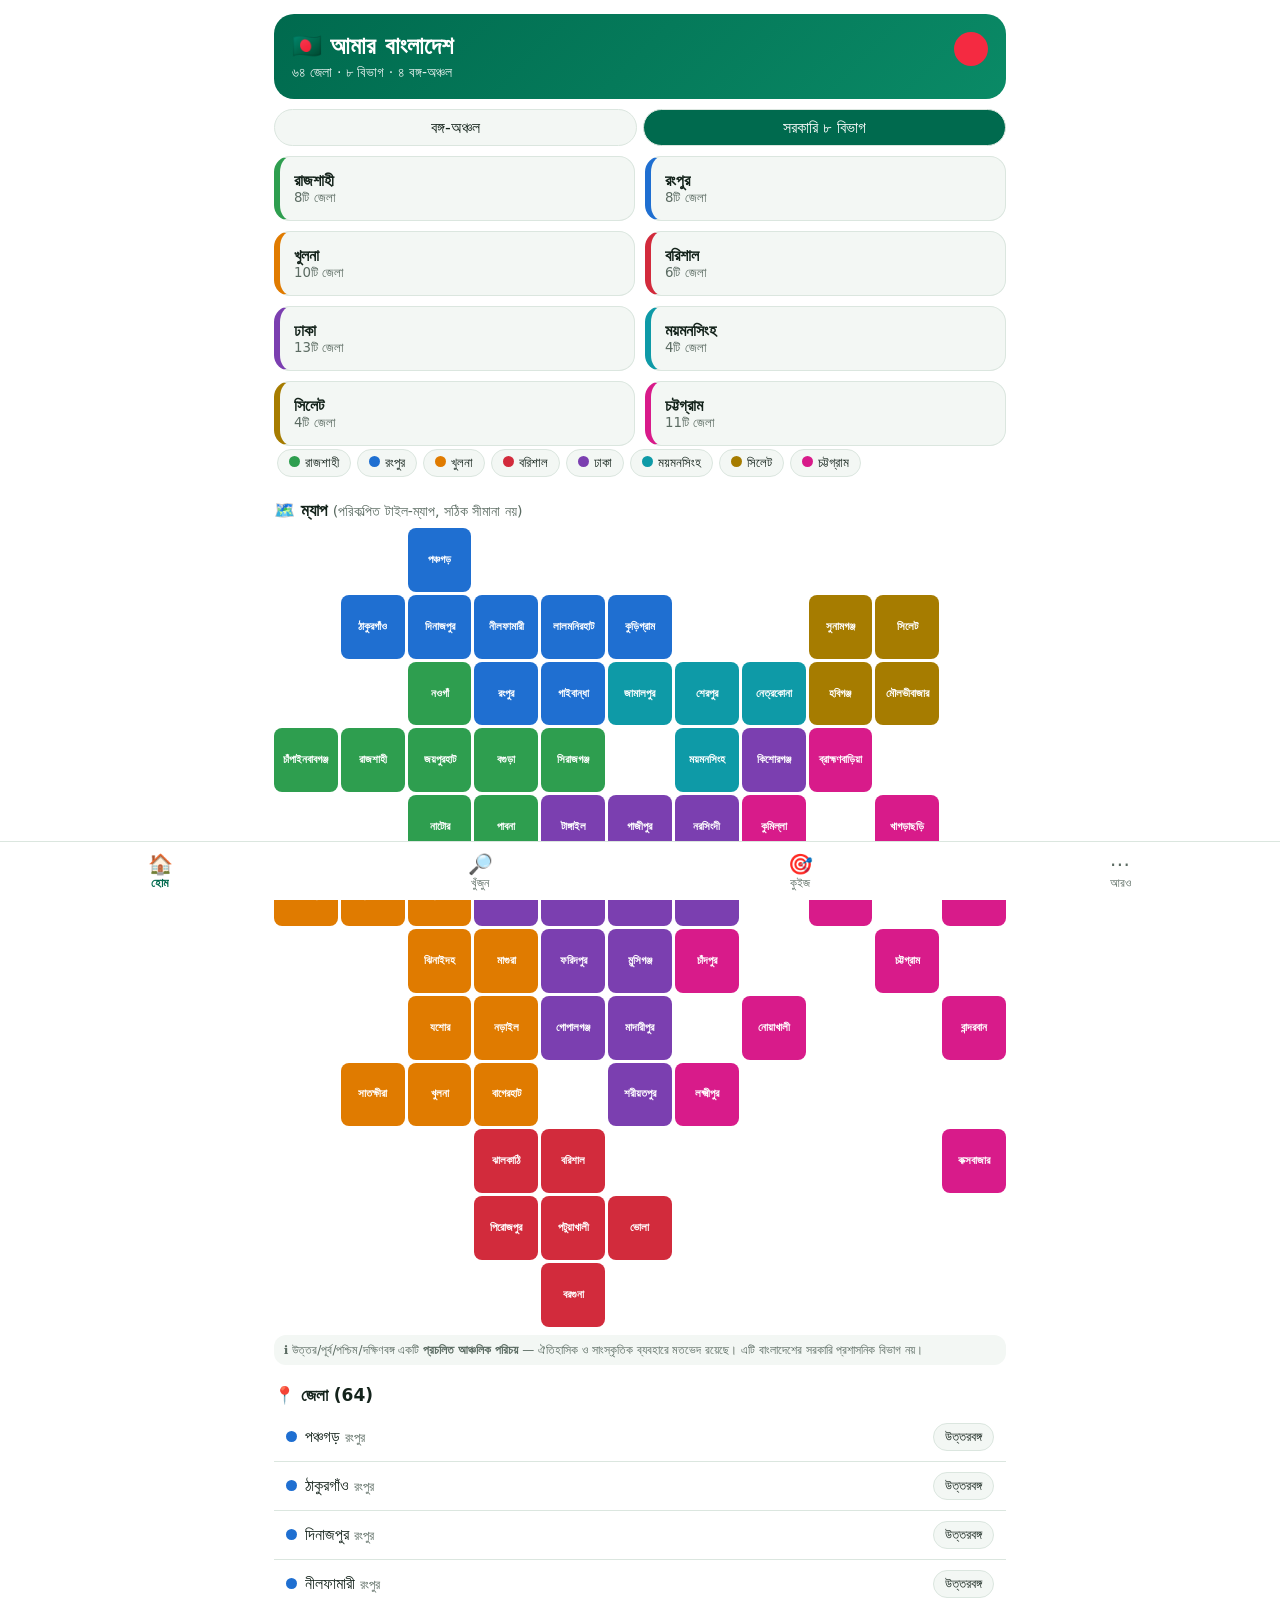
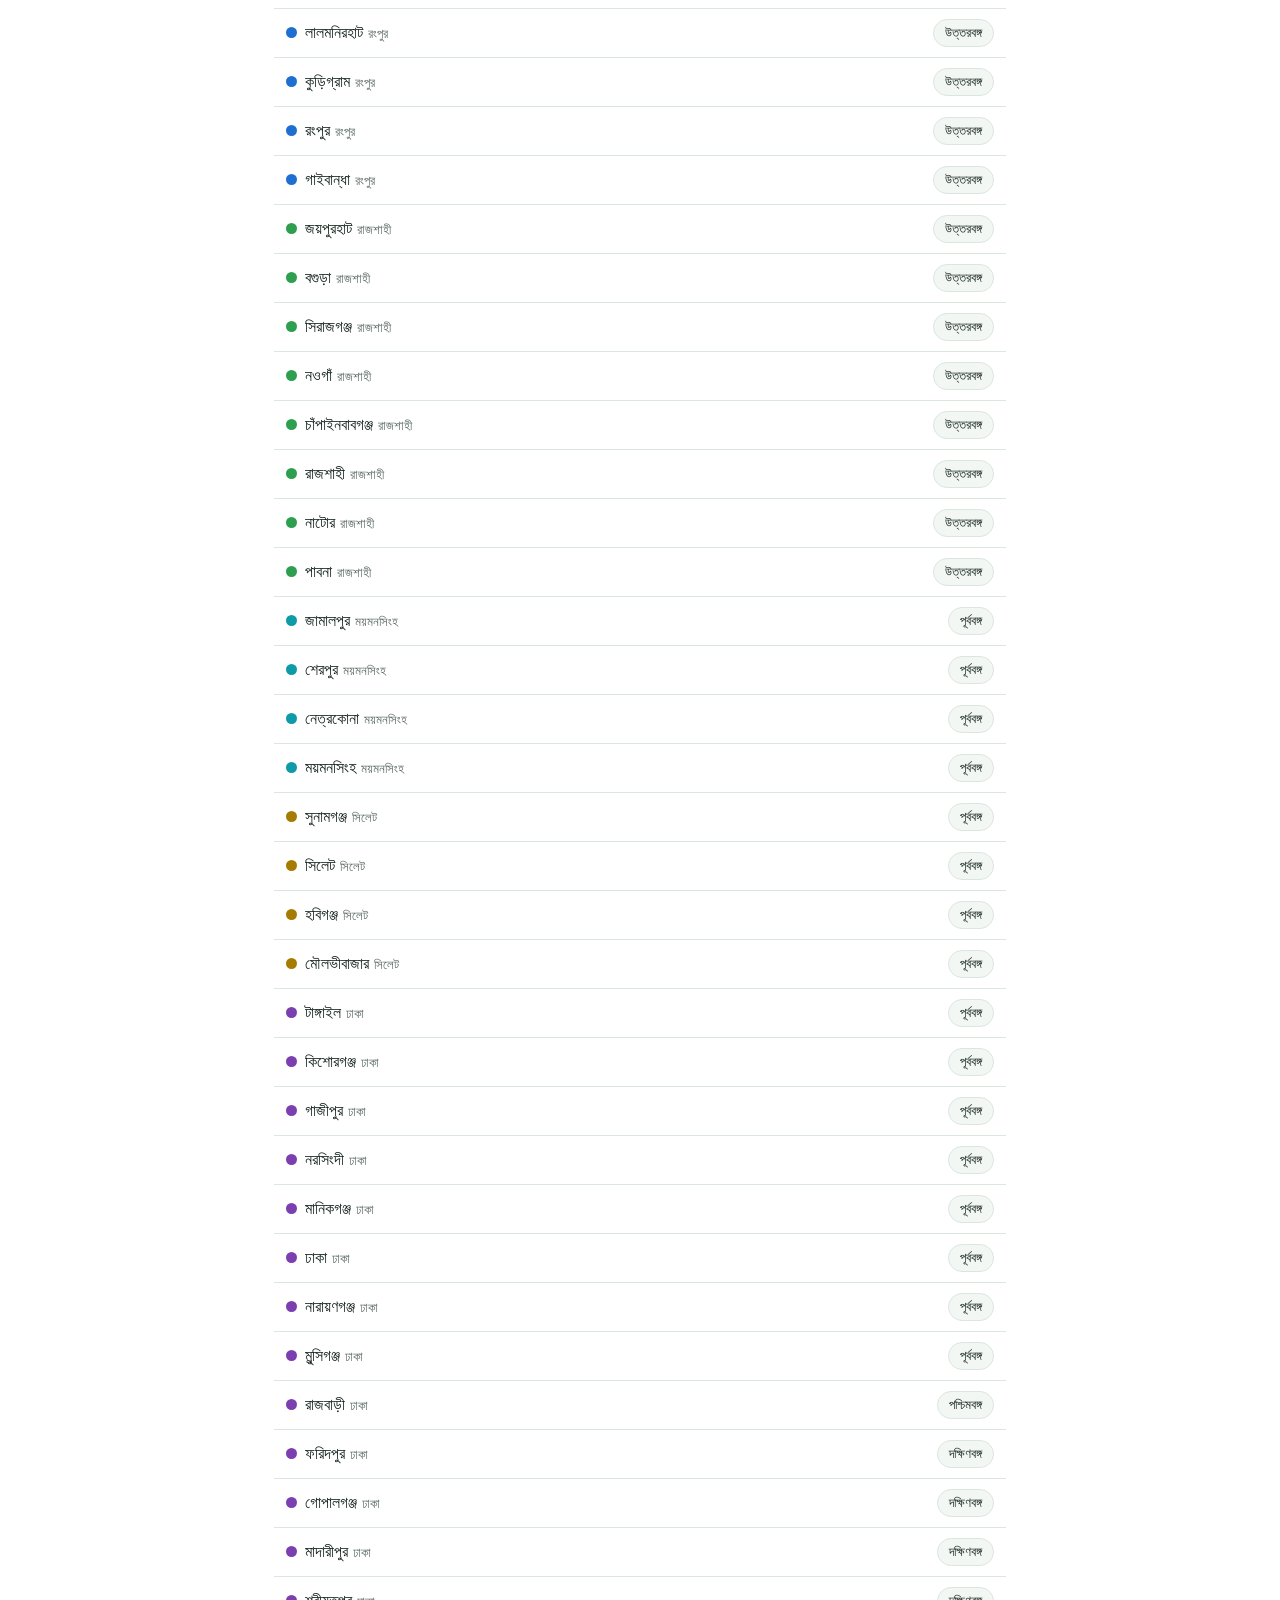
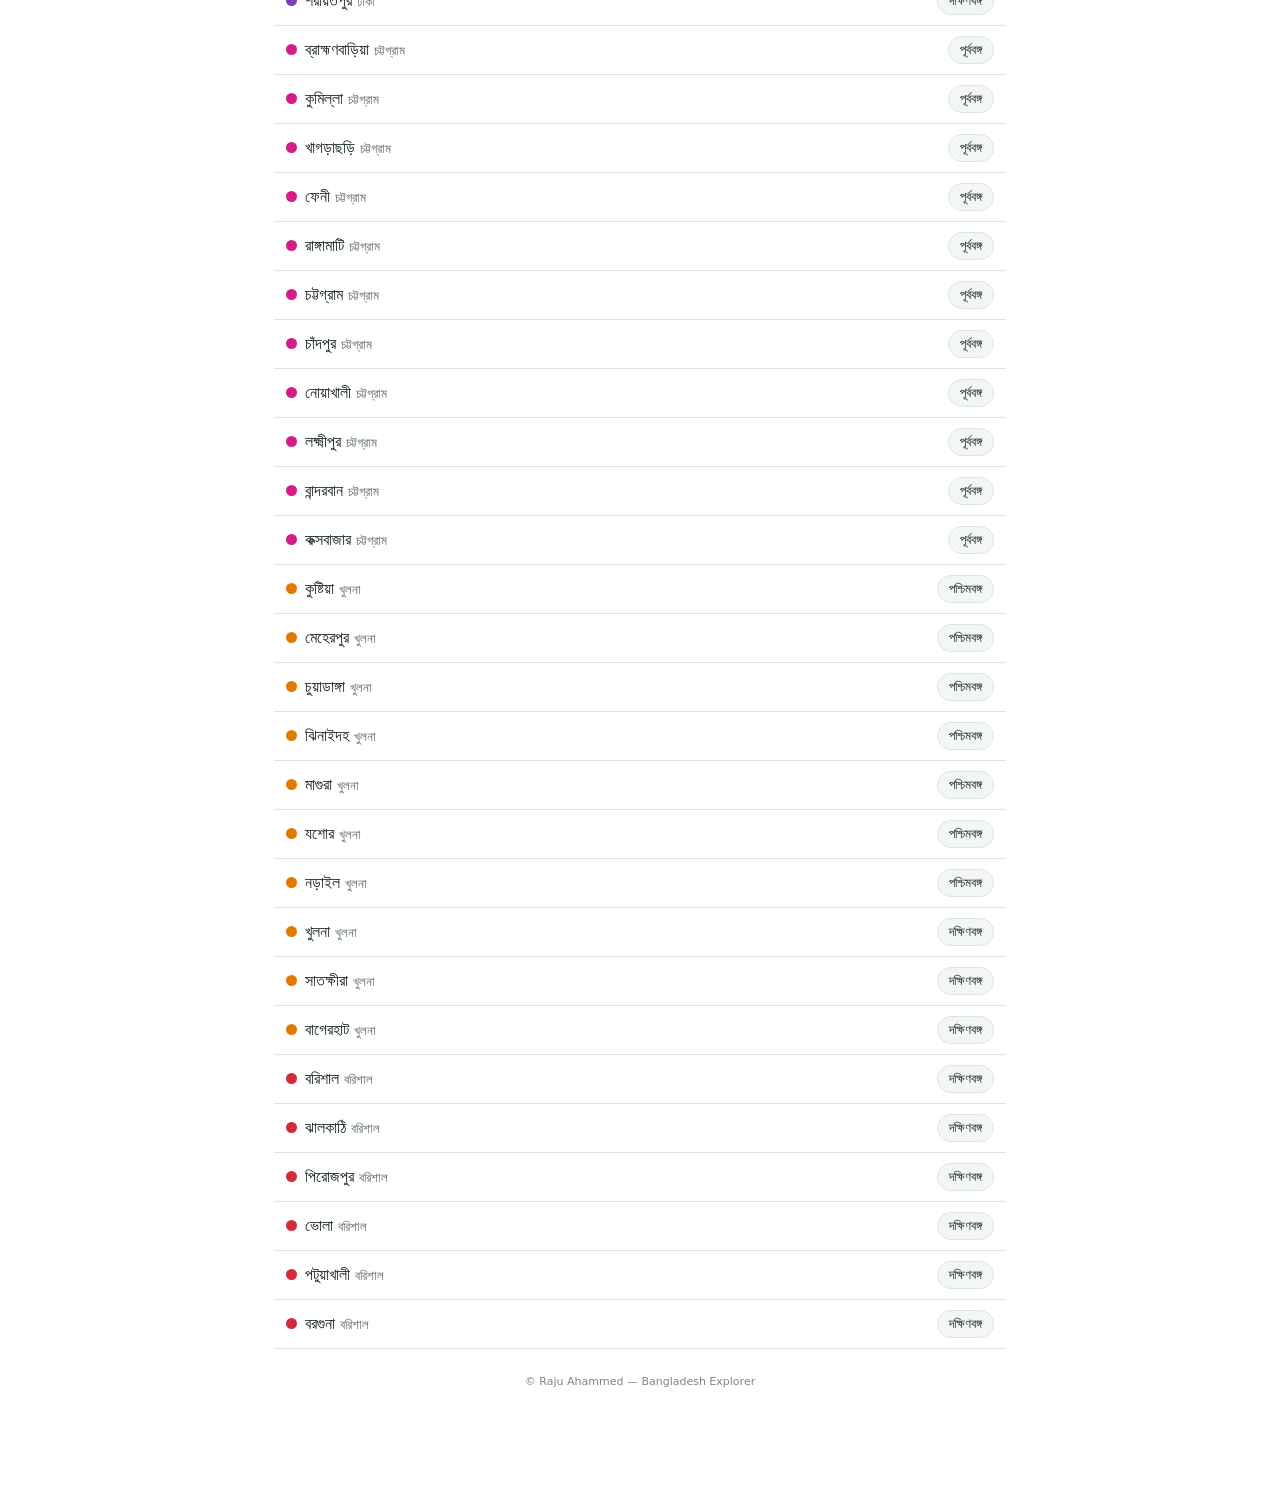
<file: index-3.html>
<!DOCTYPE html><html lang="bn"><head><meta charset="utf-8"><title>Bangladesh Explorer</title>
<meta name="viewport" content="width=device-width, initial-scale=1, viewport-fit=cover">
<style>
:root{--bg:#fff;--fg:#14231b;--card:#f3f7f4;--g:#006a4e;--r:#f42a41;--mut:#5b6b62;--bd:#dbe6df;box-sizing:border-box;padding-top:env(safe-area-inset-top,0px);padding-bottom:env(safe-area-inset-bottom,0px)}
@media(prefers-color-scheme:dark){:root:not([data-theme=light]){--bg:#0e1712;--fg:#e8f2ec;--card:#16241c;--mut:#9db0a5;--bd:#25382d}}
:root[data-theme=dark]{--bg:#0e1712;--fg:#e8f2ec;--card:#16241c;--mut:#9db0a5;--bd:#25382d}
*{box-sizing:border-box}html{scroll-padding-top:env(safe-area-inset-top,0px)}
body{margin:0;background:var(--bg);color:var(--fg);font-family:'Noto Sans Bengali','Kalpurush','Siyam Rupali','Nirmala UI','Bangla Sangam MN',system-ui,sans-serif;padding-bottom:78px}
main{max-width:760px;margin:auto;padding:14px}
h1{margin:0;font-size:24px}h2{font-size:17px;margin:20px 0 8px}
.top{background:linear-gradient(135deg,var(--g),#0a8a66);color:#fff;border-radius:20px;padding:18px;position:relative}
.top:after{content:"";position:absolute;right:18px;top:18px;width:34px;height:34px;border-radius:50%;background:var(--r)}
.top p{margin:4px 0 0;opacity:.9;font-size:14px}
.cards{display:grid;grid-template-columns:1fr 1fr;gap:10px}
.card{background:var(--card);border:1px solid var(--bd);border-radius:16px;padding:12px;transition:.2s}
button{font:inherit;color:inherit;cursor:pointer}
.reg{border-left:6px solid;text-align:left;font-weight:700;background:var(--card);border-radius:16px;border-top:1px solid var(--bd);border-right:1px solid var(--bd);border-bottom:1px solid var(--bd);padding:14px}
.reg small{display:block;color:var(--mut);font-weight:400}
.reg.on{transform:scale(1.03);box-shadow:0 4px 14px #0003}
.map{display:grid;grid-template-columns:repeat(11,1fr);gap:3px;margin-top:8px}
.t{aspect-ratio:1;border:0;border-radius:8px;font-size:clamp(7px,2.2vw,11px);line-height:1.1;padding:1px;color:#fff;font-weight:600;transition:.15s;overflow:hidden}
.t:hover,.t:active{transform:scale(1.25);z-index:2}.t.dim{opacity:.18}
.seg{display:flex;gap:6px;margin:10px 0}.seg button{flex:1;border:1px solid var(--bd);background:var(--card);border-radius:999px;padding:8px}
.seg .on{background:var(--g);color:#fff}
.note{font-size:12px;color:var(--mut);background:var(--card);border-radius:12px;padding:8px 10px;margin-top:8px}
.chip{display:inline-block;background:var(--card);border:1px solid var(--bd);border-radius:999px;padding:5px 11px;margin:3px;font-size:13px}
input{width:100%;font:inherit;padding:12px 14px;border-radius:14px;border:1px solid var(--bd);background:var(--card);color:var(--fg)}
.row{display:flex;justify-content:space-between;align-items:center;padding:10px 12px;border-bottom:1px solid var(--bd);cursor:pointer}
nav{position:fixed;bottom:0;left:0;right:0;display:flex;background:var(--bg);border-top:1px solid var(--bd);padding-bottom:env(safe-area-inset-bottom,0px)}
nav button{flex:1;border:0;background:none;padding:10px 0;font-size:12px;color:var(--mut)}nav .on{color:var(--g);font-weight:700}
nav span{display:block;font-size:20px}
#sheet{position:fixed;inset:0;background:#0007;display:none;align-items:flex-end;justify-content:center;z-index:9}
#sheet.open{display:flex}
#sh{background:var(--bg);width:100%;max-width:760px;max-height:88%;overflow:auto;border-radius:24px 24px 0 0;padding:18px;animation:up .25s}
@keyframes up{from{transform:translateY(40px);opacity:0}}
.foot{text-align:center;font-size:11px;color:var(--mut);margin:26px 0 6px;opacity:.8}
a{color:var(--g);font-weight:700}
.opt{display:block;width:100%;text-align:left;margin:6px 0;padding:12px;border-radius:12px;border:1px solid var(--bd);background:var(--card)}
.ok{background:#1b9a5f;color:#fff}.no{background:var(--r);color:#fff}
label{display:block;font-size:12px;color:var(--mut);margin:8px 0 3px}textarea,select{width:100%;font:inherit;padding:10px;border-radius:12px;border:1px solid var(--bd);background:var(--card);color:var(--fg)}
.t{display:flex;align-items:center;justify-content:center;text-align:center;text-decoration:none}
.sheet{display:none;position:fixed;inset:0;background:#0007;align-items:flex-end;justify-content:center;z-index:9}.sheet:target{display:flex}
.sh{background:var(--bg);width:100%;max-width:760px;max-height:88%;overflow:auto;border-radius:24px 24px 0 0;padding:18px}
nav a{flex:1;text-align:center;padding:10px 0;font-size:12px;color:var(--mut);text-decoration:none;font-weight:400}nav a span{display:block;font-size:20px}
details summary{cursor:pointer;padding:4px 0}html{scroll-behavior:smooth}
</style><script>window.onerror=function(m,u,l){var a=document.getElementById('app');if(a)a.innerHTML='<div style="padding:16px;font-family:sans-serif"><b>ত্রুটি:</b> '+m+' (line '+l+')<br><br><button onclick="try{localStorage.removeItem(\'bdData\')}catch(e){}location.reload()">রিসেট করে রিলোড করুন</button></div>'}</script></head><body><main id="app"><div id="home"></div><div class="top"><h1>🇧🇩 আমার বাংলাদেশ</h1><p>৬৪ জেলা · ৮ বিভাগ · ৪ বঙ্গ-অঞ্চল</p></div><div class="note">📄 সরল সংস্করণ: জেলায় ট্যাপ করলে তথ্য খুলবে। সার্চ, কুইজ ও অ্যাডমিন প্যানেল চালাতে ফাইলটি Chrome/Safari ব্রাউজারে খুলুন।</div><div><span class="chip"><i style="display:inline-block;width:11px;height:11px;border-radius:50%;margin-right:6px;background:#2e9e4f"></i>রাজশাহী</span><span class="chip"><i style="display:inline-block;width:11px;height:11px;border-radius:50%;margin-right:6px;background:#1f6fd1"></i>রংপুর</span><span class="chip"><i style="display:inline-block;width:11px;height:11px;border-radius:50%;margin-right:6px;background:#e07b00"></i>খুলনা</span><span class="chip"><i style="display:inline-block;width:11px;height:11px;border-radius:50%;margin-right:6px;background:#d22b3c"></i>বরিশাল</span><span class="chip"><i style="display:inline-block;width:11px;height:11px;border-radius:50%;margin-right:6px;background:#7b3fb0"></i>ঢাকা</span><span class="chip"><i style="display:inline-block;width:11px;height:11px;border-radius:50%;margin-right:6px;background:#0e9aa7"></i>ময়মনসিংহ</span><span class="chip"><i style="display:inline-block;width:11px;height:11px;border-radius:50%;margin-right:6px;background:#a67c00"></i>সিলেট</span><span class="chip"><i style="display:inline-block;width:11px;height:11px;border-radius:50%;margin-right:6px;background:#d81b8a"></i>চট্টগ্রাম</span></div><h2>🗺️ ম্যাপ <small style="font-weight:400;color:var(--mut)">(পরিকল্পিত টাইল-ম্যাপ)</small></h2><div class="map" style="grid-template-columns:repeat(11,1fr);grid-template-rows:repeat(12,auto)"><a class="t" href="#d-Panchagarh" style="grid-column:3;grid-row:1;background:#1f6fd1">পঞ্চগড়</a><a class="t" href="#d-Thakurgaon" style="grid-column:2;grid-row:2;background:#1f6fd1">ঠাকুরগাঁও</a><a class="t" href="#d-Dinajpur" style="grid-column:3;grid-row:2;background:#1f6fd1">দিনাজপুর</a><a class="t" href="#d-Nilphamari" style="grid-column:4;grid-row:2;background:#1f6fd1">নীলফামারী</a><a class="t" href="#d-Lalmonirhat" style="grid-column:5;grid-row:2;background:#1f6fd1">লালমনিরহাট</a><a class="t" href="#d-Kurigram" style="grid-column:6;grid-row:2;background:#1f6fd1">কুড়িগ্রাম</a><a class="t" href="#d-Rangpur" style="grid-column:4;grid-row:3;background:#1f6fd1">রংপুর</a><a class="t" href="#d-Gaibandha" style="grid-column:5;grid-row:3;background:#1f6fd1">গাইবান্ধা</a><a class="t" href="#d-Joypurhat" style="grid-column:3;grid-row:4;background:#2e9e4f">জয়পুরহাট</a><a class="t" href="#d-Bogura" style="grid-column:4;grid-row:4;background:#2e9e4f">বগুড়া</a><a class="t" href="#d-Sirajganj" style="grid-column:5;grid-row:4;background:#2e9e4f">সিরাজগঞ্জ</a><a class="t" href="#d-Naogaon" style="grid-column:3;grid-row:3;background:#2e9e4f">নওগাঁ</a><a class="t" href="#d-Chapainawabganj" style="grid-column:1;grid-row:4;background:#2e9e4f">চাঁপাইনবাবগঞ্জ</a><a class="t" href="#d-Rajshahi" style="grid-column:2;grid-row:4;background:#2e9e4f">রাজশাহী</a><a class="t" href="#d-Natore" style="grid-column:3;grid-row:5;background:#2e9e4f">নাটোর</a><a class="t" href="#d-Pabna" style="grid-column:4;grid-row:5;background:#2e9e4f">পাবনা</a><a class="t" href="#d-Jamalpur" style="grid-column:6;grid-row:3;background:#0e9aa7">জামালপুর</a><a class="t" href="#d-Sherpur" style="grid-column:7;grid-row:3;background:#0e9aa7">শেরপুর</a><a class="t" href="#d-Netrokona" style="grid-column:8;grid-row:3;background:#0e9aa7">নেত্রকোনা</a><a class="t" href="#d-Mymensingh" style="grid-column:7;grid-row:4;background:#0e9aa7">ময়মনসিংহ</a><a class="t" href="#d-Sunamganj" style="grid-column:9;grid-row:2;background:#a67c00">সুনামগঞ্জ</a><a class="t" href="#d-Sylhet" style="grid-column:10;grid-row:2;background:#a67c00">সিলেট</a><a class="t" href="#d-Habiganj" style="grid-column:9;grid-row:3;background:#a67c00">হবিগঞ্জ</a><a class="t" href="#d-Moulvibazar" style="grid-column:10;grid-row:3;background:#a67c00">মৌলভীবাজার</a><a class="t" href="#d-Tangail" style="grid-column:5;grid-row:5;background:#7b3fb0">টাঙ্গাইল</a><a class="t" href="#d-Kishoreganj" style="grid-column:8;grid-row:4;background:#7b3fb0">কিশোরগঞ্জ</a><a class="t" href="#d-Gazipur" style="grid-column:6;grid-row:5;background:#7b3fb0">গাজীপুর</a><a class="t" href="#d-Narsingdi" style="grid-column:7;grid-row:5;background:#7b3fb0">নরসিংদী</a><a class="t" href="#d-Manikganj" style="grid-column:5;grid-row:6;background:#7b3fb0">মানিকগঞ্জ</a><a class="t" href="#d-Dhaka" style="grid-column:6;grid-row:6;background:#7b3fb0">ঢাকা</a><a class="t" href="#d-Narayanganj" style="grid-column:7;grid-row:6;background:#7b3fb0">নারায়ণগঞ্জ</a><a class="t" href="#d-Munshiganj" style="grid-column:6;grid-row:7;background:#7b3fb0">মুন্সিগঞ্জ</a><a class="t" href="#d-Rajbari" style="grid-column:4;grid-row:6;background:#7b3fb0">রাজবাড়ী</a><a class="t" href="#d-Faridpur" style="grid-column:5;grid-row:7;background:#7b3fb0">ফরিদপুর</a><a class="t" href="#d-Gopalganj" style="grid-column:5;grid-row:8;background:#7b3fb0">গোপালগঞ্জ</a><a class="t" href="#d-Madaripur" style="grid-column:6;grid-row:8;background:#7b3fb0">মাদারীপুর</a><a class="t" href="#d-Shariatpur" style="grid-column:6;grid-row:9;background:#7b3fb0">শরীয়তপুর</a><a class="t" href="#d-Brahmanbaria" style="grid-column:9;grid-row:4;background:#d81b8a">ব্রাহ্মণবাড়িয়া</a><a class="t" href="#d-Cumilla" style="grid-column:8;grid-row:5;background:#d81b8a">কুমিল্লা</a><a class="t" href="#d-Khagrachhari" style="grid-column:10;grid-row:5;background:#d81b8a">খাগড়াছড়ি</a><a class="t" href="#d-Feni" style="grid-column:9;grid-row:6;background:#d81b8a">ফেনী</a><a class="t" href="#d-Rangamati" style="grid-column:11;grid-row:6;background:#d81b8a">রাঙ্গামাটি</a><a class="t" href="#d-Chattogram" style="grid-column:10;grid-row:7;background:#d81b8a">চট্টগ্রাম</a><a class="t" href="#d-Chandpur" style="grid-column:7;grid-row:7;background:#d81b8a">চাঁদপুর</a><a class="t" href="#d-Noakhali" style="grid-column:8;grid-row:8;background:#d81b8a">নোয়াখালী</a><a class="t" href="#d-Lakshmipur" style="grid-column:7;grid-row:9;background:#d81b8a">লক্ষ্মীপুর</a><a class="t" href="#d-Bandarban" style="grid-column:11;grid-row:8;background:#d81b8a">বান্দরবান</a><a class="t" href="#d-Cox-s-Bazar" style="grid-column:11;grid-row:10;background:#d81b8a">কক্সবাজার</a><a class="t" href="#d-Kushtia" style="grid-column:3;grid-row:6;background:#e07b00">কুষ্টিয়া</a><a class="t" href="#d-Meherpur" style="grid-column:1;grid-row:6;background:#e07b00">মেহেরপুর</a><a class="t" href="#d-Chuadanga" style="grid-column:2;grid-row:6;background:#e07b00">চুয়াডাঙ্গা</a><a class="t" href="#d-Jhenaidah" style="grid-column:3;grid-row:7;background:#e07b00">ঝিনাইদহ</a><a class="t" href="#d-Magura" style="grid-column:4;grid-row:7;background:#e07b00">মাগুরা</a><a class="t" href="#d-Jashore" style="grid-column:3;grid-row:8;background:#e07b00">যশোর</a><a class="t" href="#d-Narail" style="grid-column:4;grid-row:8;background:#e07b00">নড়াইল</a><a class="t" href="#d-Khulna" style="grid-column:3;grid-row:9;background:#e07b00">খুলনা</a><a class="t" href="#d-Satkhira" style="grid-column:2;grid-row:9;background:#e07b00">সাতক্ষীরা</a><a class="t" href="#d-Bagerhat" style="grid-column:4;grid-row:9;background:#e07b00">বাগেরহাট</a><a class="t" href="#d-Barishal" style="grid-column:5;grid-row:10;background:#d22b3c">বরিশাল</a><a class="t" href="#d-Jhalokati" style="grid-column:4;grid-row:10;background:#d22b3c">ঝালকাঠি</a><a class="t" href="#d-Pirojpur" style="grid-column:4;grid-row:11;background:#d22b3c">পিরোজপুর</a><a class="t" href="#d-Bhola" style="grid-column:6;grid-row:11;background:#d22b3c">ভোলা</a><a class="t" href="#d-Patuakhali" style="grid-column:5;grid-row:11;background:#d22b3c">পটুয়াখালী</a><a class="t" href="#d-Barguna" style="grid-column:5;grid-row:12;background:#d22b3c">বরগুনা</a></div><div class="note">ℹ️ উত্তর/পূর্ব/পশ্চিম/দক্ষিণবঙ্গ একটি <b>প্রচলিত আঞ্চলিক পরিচয়</b> — মতভেদ রয়েছে। এটি সরকারি প্রশাসনিক বিভাগ নয়।</div><h2 id="divs">🗺️ সরকারি ৮ বিভাগ</h2><details class="card" style="margin:6px 0"><summary><b style="color:#2e9e4f">রাজশাহী</b> (8টি জেলা)</summary><a class="row" href="#d-Joypurhat" style="text-decoration:none;color:inherit"><span><i style="display:inline-block;width:11px;height:11px;border-radius:50%;margin-right:6px;background:#2e9e4f"></i>জয়পুরহাট</span><span class="chip" style="margin:0">উত্তরবঙ্গ</span></a><a class="row" href="#d-Bogura" style="text-decoration:none;color:inherit"><span><i style="display:inline-block;width:11px;height:11px;border-radius:50%;margin-right:6px;background:#2e9e4f"></i>বগুড়া</span><span class="chip" style="margin:0">উত্তরবঙ্গ</span></a><a class="row" href="#d-Sirajganj" style="text-decoration:none;color:inherit"><span><i style="display:inline-block;width:11px;height:11px;border-radius:50%;margin-right:6px;background:#2e9e4f"></i>সিরাজগঞ্জ</span><span class="chip" style="margin:0">উত্তরবঙ্গ</span></a><a class="row" href="#d-Naogaon" style="text-decoration:none;color:inherit"><span><i style="display:inline-block;width:11px;height:11px;border-radius:50%;margin-right:6px;background:#2e9e4f"></i>নওগাঁ</span><span class="chip" style="margin:0">উত্তরবঙ্গ</span></a><a class="row" href="#d-Chapainawabganj" style="text-decoration:none;color:inherit"><span><i style="display:inline-block;width:11px;height:11px;border-radius:50%;margin-right:6px;background:#2e9e4f"></i>চাঁপাইনবাবগঞ্জ</span><span class="chip" style="margin:0">উত্তরবঙ্গ</span></a><a class="row" href="#d-Rajshahi" style="text-decoration:none;color:inherit"><span><i style="display:inline-block;width:11px;height:11px;border-radius:50%;margin-right:6px;background:#2e9e4f"></i>রাজশাহী</span><span class="chip" style="margin:0">উত্তরবঙ্গ</span></a><a class="row" href="#d-Natore" style="text-decoration:none;color:inherit"><span><i style="display:inline-block;width:11px;height:11px;border-radius:50%;margin-right:6px;background:#2e9e4f"></i>নাটোর</span><span class="chip" style="margin:0">উত্তরবঙ্গ</span></a><a class="row" href="#d-Pabna" style="text-decoration:none;color:inherit"><span><i style="display:inline-block;width:11px;height:11px;border-radius:50%;margin-right:6px;background:#2e9e4f"></i>পাবনা</span><span class="chip" style="margin:0">উত্তরবঙ্গ</span></a></details><details class="card" style="margin:6px 0"><summary><b style="color:#1f6fd1">রংপুর</b> (8টি জেলা)</summary><a class="row" href="#d-Panchagarh" style="text-decoration:none;color:inherit"><span><i style="display:inline-block;width:11px;height:11px;border-radius:50%;margin-right:6px;background:#1f6fd1"></i>পঞ্চগড়</span><span class="chip" style="margin:0">উত্তরবঙ্গ</span></a><a class="row" href="#d-Thakurgaon" style="text-decoration:none;color:inherit"><span><i style="display:inline-block;width:11px;height:11px;border-radius:50%;margin-right:6px;background:#1f6fd1"></i>ঠাকুরগাঁও</span><span class="chip" style="margin:0">উত্তরবঙ্গ</span></a><a class="row" href="#d-Dinajpur" style="text-decoration:none;color:inherit"><span><i style="display:inline-block;width:11px;height:11px;border-radius:50%;margin-right:6px;background:#1f6fd1"></i>দিনাজপুর</span><span class="chip" style="margin:0">উত্তরবঙ্গ</span></a><a class="row" href="#d-Nilphamari" style="text-decoration:none;color:inherit"><span><i style="display:inline-block;width:11px;height:11px;border-radius:50%;margin-right:6px;background:#1f6fd1"></i>নীলফামারী</span><span class="chip" style="margin:0">উত্তরবঙ্গ</span></a><a class="row" href="#d-Lalmonirhat" style="text-decoration:none;color:inherit"><span><i style="display:inline-block;width:11px;height:11px;border-radius:50%;margin-right:6px;background:#1f6fd1"></i>লালমনিরহাট</span><span class="chip" style="margin:0">উত্তরবঙ্গ</span></a><a class="row" href="#d-Kurigram" style="text-decoration:none;color:inherit"><span><i style="display:inline-block;width:11px;height:11px;border-radius:50%;margin-right:6px;background:#1f6fd1"></i>কুড়িগ্রাম</span><span class="chip" style="margin:0">উত্তরবঙ্গ</span></a><a class="row" href="#d-Rangpur" style="text-decoration:none;color:inherit"><span><i style="display:inline-block;width:11px;height:11px;border-radius:50%;margin-right:6px;background:#1f6fd1"></i>রংপুর</span><span class="chip" style="margin:0">উত্তরবঙ্গ</span></a><a class="row" href="#d-Gaibandha" style="text-decoration:none;color:inherit"><span><i style="display:inline-block;width:11px;height:11px;border-radius:50%;margin-right:6px;background:#1f6fd1"></i>গাইবান্ধা</span><span class="chip" style="margin:0">উত্তরবঙ্গ</span></a></details><details class="card" style="margin:6px 0"><summary><b style="color:#e07b00">খুলনা</b> (10টি জেলা)</summary><a class="row" href="#d-Kushtia" style="text-decoration:none;color:inherit"><span><i style="display:inline-block;width:11px;height:11px;border-radius:50%;margin-right:6px;background:#e07b00"></i>কুষ্টিয়া</span><span class="chip" style="margin:0">পশ্চিমবঙ্গ</span></a><a class="row" href="#d-Meherpur" style="text-decoration:none;color:inherit"><span><i style="display:inline-block;width:11px;height:11px;border-radius:50%;margin-right:6px;background:#e07b00"></i>মেহেরপুর</span><span class="chip" style="margin:0">পশ্চিমবঙ্গ</span></a><a class="row" href="#d-Chuadanga" style="text-decoration:none;color:inherit"><span><i style="display:inline-block;width:11px;height:11px;border-radius:50%;margin-right:6px;background:#e07b00"></i>চুয়াডাঙ্গা</span><span class="chip" style="margin:0">পশ্চিমবঙ্গ</span></a><a class="row" href="#d-Jhenaidah" style="text-decoration:none;color:inherit"><span><i style="display:inline-block;width:11px;height:11px;border-radius:50%;margin-right:6px;background:#e07b00"></i>ঝিনাইদহ</span><span class="chip" style="margin:0">পশ্চিমবঙ্গ</span></a><a class="row" href="#d-Magura" style="text-decoration:none;color:inherit"><span><i style="display:inline-block;width:11px;height:11px;border-radius:50%;margin-right:6px;background:#e07b00"></i>মাগুরা</span><span class="chip" style="margin:0">পশ্চিমবঙ্গ</span></a><a class="row" href="#d-Jashore" style="text-decoration:none;color:inherit"><span><i style="display:inline-block;width:11px;height:11px;border-radius:50%;margin-right:6px;background:#e07b00"></i>যশোর</span><span class="chip" style="margin:0">পশ্চিমবঙ্গ</span></a><a class="row" href="#d-Narail" style="text-decoration:none;color:inherit"><span><i style="display:inline-block;width:11px;height:11px;border-radius:50%;margin-right:6px;background:#e07b00"></i>নড়াইল</span><span class="chip" style="margin:0">পশ্চিমবঙ্গ</span></a><a class="row" href="#d-Khulna" style="text-decoration:none;color:inherit"><span><i style="display:inline-block;width:11px;height:11px;border-radius:50%;margin-right:6px;background:#e07b00"></i>খুলনা</span><span class="chip" style="margin:0">দক্ষিণবঙ্গ</span></a><a class="row" href="#d-Satkhira" style="text-decoration:none;color:inherit"><span><i style="display:inline-block;width:11px;height:11px;border-radius:50%;margin-right:6px;background:#e07b00"></i>সাতক্ষীরা</span><span class="chip" style="margin:0">দক্ষিণবঙ্গ</span></a><a class="row" href="#d-Bagerhat" style="text-decoration:none;color:inherit"><span><i style="display:inline-block;width:11px;height:11px;border-radius:50%;margin-right:6px;background:#e07b00"></i>বাগেরহাট</span><span class="chip" style="margin:0">দক্ষিণবঙ্গ</span></a></details><details class="card" style="margin:6px 0"><summary><b style="color:#d22b3c">বরিশাল</b> (6টি জেলা)</summary><a class="row" href="#d-Barishal" style="text-decoration:none;color:inherit"><span><i style="display:inline-block;width:11px;height:11px;border-radius:50%;margin-right:6px;background:#d22b3c"></i>বরিশাল</span><span class="chip" style="margin:0">দক্ষিণবঙ্গ</span></a><a class="row" href="#d-Jhalokati" style="text-decoration:none;color:inherit"><span><i style="display:inline-block;width:11px;height:11px;border-radius:50%;margin-right:6px;background:#d22b3c"></i>ঝালকাঠি</span><span class="chip" style="margin:0">দক্ষিণবঙ্গ</span></a><a class="row" href="#d-Pirojpur" style="text-decoration:none;color:inherit"><span><i style="display:inline-block;width:11px;height:11px;border-radius:50%;margin-right:6px;background:#d22b3c"></i>পিরোজপুর</span><span class="chip" style="margin:0">দক্ষিণবঙ্গ</span></a><a class="row" href="#d-Bhola" style="text-decoration:none;color:inherit"><span><i style="display:inline-block;width:11px;height:11px;border-radius:50%;margin-right:6px;background:#d22b3c"></i>ভোলা</span><span class="chip" style="margin:0">দক্ষিণবঙ্গ</span></a><a class="row" href="#d-Patuakhali" style="text-decoration:none;color:inherit"><span><i style="display:inline-block;width:11px;height:11px;border-radius:50%;margin-right:6px;background:#d22b3c"></i>পটুয়াখালী</span><span class="chip" style="margin:0">দক্ষিণবঙ্গ</span></a><a class="row" href="#d-Barguna" style="text-decoration:none;color:inherit"><span><i style="display:inline-block;width:11px;height:11px;border-radius:50%;margin-right:6px;background:#d22b3c"></i>বরগুনা</span><span class="chip" style="margin:0">দক্ষিণবঙ্গ</span></a></details><details class="card" style="margin:6px 0"><summary><b style="color:#7b3fb0">ঢাকা</b> (13টি জেলা)</summary><a class="row" href="#d-Tangail" style="text-decoration:none;color:inherit"><span><i style="display:inline-block;width:11px;height:11px;border-radius:50%;margin-right:6px;background:#7b3fb0"></i>টাঙ্গাইল</span><span class="chip" style="margin:0">পূর্ববঙ্গ</span></a><a class="row" href="#d-Kishoreganj" style="text-decoration:none;color:inherit"><span><i style="display:inline-block;width:11px;height:11px;border-radius:50%;margin-right:6px;background:#7b3fb0"></i>কিশোরগঞ্জ</span><span class="chip" style="margin:0">পূর্ববঙ্গ</span></a><a class="row" href="#d-Gazipur" style="text-decoration:none;color:inherit"><span><i style="display:inline-block;width:11px;height:11px;border-radius:50%;margin-right:6px;background:#7b3fb0"></i>গাজীপুর</span><span class="chip" style="margin:0">পূর্ববঙ্গ</span></a><a class="row" href="#d-Narsingdi" style="text-decoration:none;color:inherit"><span><i style="display:inline-block;width:11px;height:11px;border-radius:50%;margin-right:6px;background:#7b3fb0"></i>নরসিংদী</span><span class="chip" style="margin:0">পূর্ববঙ্গ</span></a><a class="row" href="#d-Manikganj" style="text-decoration:none;color:inherit"><span><i style="display:inline-block;width:11px;height:11px;border-radius:50%;margin-right:6px;background:#7b3fb0"></i>মানিকগঞ্জ</span><span class="chip" style="margin:0">পূর্ববঙ্গ</span></a><a class="row" href="#d-Dhaka" style="text-decoration:none;color:inherit"><span><i style="display:inline-block;width:11px;height:11px;border-radius:50%;margin-right:6px;background:#7b3fb0"></i>ঢাকা</span><span class="chip" style="margin:0">পূর্ববঙ্গ</span></a><a class="row" href="#d-Narayanganj" style="text-decoration:none;color:inherit"><span><i style="display:inline-block;width:11px;height:11px;border-radius:50%;margin-right:6px;background:#7b3fb0"></i>নারায়ণগঞ্জ</span><span class="chip" style="margin:0">পূর্ববঙ্গ</span></a><a class="row" href="#d-Munshiganj" style="text-decoration:none;color:inherit"><span><i style="display:inline-block;width:11px;height:11px;border-radius:50%;margin-right:6px;background:#7b3fb0"></i>মুন্সিগঞ্জ</span><span class="chip" style="margin:0">পূর্ববঙ্গ</span></a><a class="row" href="#d-Rajbari" style="text-decoration:none;color:inherit"><span><i style="display:inline-block;width:11px;height:11px;border-radius:50%;margin-right:6px;background:#7b3fb0"></i>রাজবাড়ী</span><span class="chip" style="margin:0">পশ্চিমবঙ্গ</span></a><a class="row" href="#d-Faridpur" style="text-decoration:none;color:inherit"><span><i style="display:inline-block;width:11px;height:11px;border-radius:50%;margin-right:6px;background:#7b3fb0"></i>ফরিদপুর</span><span class="chip" style="margin:0">দক্ষিণবঙ্গ</span></a><a class="row" href="#d-Gopalganj" style="text-decoration:none;color:inherit"><span><i style="display:inline-block;width:11px;height:11px;border-radius:50%;margin-right:6px;background:#7b3fb0"></i>গোপালগঞ্জ</span><span class="chip" style="margin:0">দক্ষিণবঙ্গ</span></a><a class="row" href="#d-Madaripur" style="text-decoration:none;color:inherit"><span><i style="display:inline-block;width:11px;height:11px;border-radius:50%;margin-right:6px;background:#7b3fb0"></i>মাদারীপুর</span><span class="chip" style="margin:0">দক্ষিণবঙ্গ</span></a><a class="row" href="#d-Shariatpur" style="text-decoration:none;color:inherit"><span><i style="display:inline-block;width:11px;height:11px;border-radius:50%;margin-right:6px;background:#7b3fb0"></i>শরীয়তপুর</span><span class="chip" style="margin:0">দক্ষিণবঙ্গ</span></a></details><details class="card" style="margin:6px 0"><summary><b style="color:#0e9aa7">ময়মনসিংহ</b> (4টি জেলা)</summary><a class="row" href="#d-Jamalpur" style="text-decoration:none;color:inherit"><span><i style="display:inline-block;width:11px;height:11px;border-radius:50%;margin-right:6px;background:#0e9aa7"></i>জামালপুর</span><span class="chip" style="margin:0">পূর্ববঙ্গ</span></a><a class="row" href="#d-Sherpur" style="text-decoration:none;color:inherit"><span><i style="display:inline-block;width:11px;height:11px;border-radius:50%;margin-right:6px;background:#0e9aa7"></i>শেরপুর</span><span class="chip" style="margin:0">পূর্ববঙ্গ</span></a><a class="row" href="#d-Netrokona" style="text-decoration:none;color:inherit"><span><i style="display:inline-block;width:11px;height:11px;border-radius:50%;margin-right:6px;background:#0e9aa7"></i>নেত্রকোনা</span><span class="chip" style="margin:0">পূর্ববঙ্গ</span></a><a class="row" href="#d-Mymensingh" style="text-decoration:none;color:inherit"><span><i style="display:inline-block;width:11px;height:11px;border-radius:50%;margin-right:6px;background:#0e9aa7"></i>ময়মনসিংহ</span><span class="chip" style="margin:0">পূর্ববঙ্গ</span></a></details><details class="card" style="margin:6px 0"><summary><b style="color:#a67c00">সিলেট</b> (4টি জেলা)</summary><a class="row" href="#d-Sunamganj" style="text-decoration:none;color:inherit"><span><i style="display:inline-block;width:11px;height:11px;border-radius:50%;margin-right:6px;background:#a67c00"></i>সুনামগঞ্জ</span><span class="chip" style="margin:0">পূর্ববঙ্গ</span></a><a class="row" href="#d-Sylhet" style="text-decoration:none;color:inherit"><span><i style="display:inline-block;width:11px;height:11px;border-radius:50%;margin-right:6px;background:#a67c00"></i>সিলেট</span><span class="chip" style="margin:0">পূর্ববঙ্গ</span></a><a class="row" href="#d-Habiganj" style="text-decoration:none;color:inherit"><span><i style="display:inline-block;width:11px;height:11px;border-radius:50%;margin-right:6px;background:#a67c00"></i>হবিগঞ্জ</span><span class="chip" style="margin:0">পূর্ববঙ্গ</span></a><a class="row" href="#d-Moulvibazar" style="text-decoration:none;color:inherit"><span><i style="display:inline-block;width:11px;height:11px;border-radius:50%;margin-right:6px;background:#a67c00"></i>মৌলভীবাজার</span><span class="chip" style="margin:0">পূর্ববঙ্গ</span></a></details><details class="card" style="margin:6px 0"><summary><b style="color:#d81b8a">চট্টগ্রাম</b> (11টি জেলা)</summary><a class="row" href="#d-Brahmanbaria" style="text-decoration:none;color:inherit"><span><i style="display:inline-block;width:11px;height:11px;border-radius:50%;margin-right:6px;background:#d81b8a"></i>ব্রাহ্মণবাড়িয়া</span><span class="chip" style="margin:0">পূর্ববঙ্গ</span></a><a class="row" href="#d-Cumilla" style="text-decoration:none;color:inherit"><span><i style="display:inline-block;width:11px;height:11px;border-radius:50%;margin-right:6px;background:#d81b8a"></i>কুমিল্লা</span><span class="chip" style="margin:0">পূর্ববঙ্গ</span></a><a class="row" href="#d-Khagrachhari" style="text-decoration:none;color:inherit"><span><i style="display:inline-block;width:11px;height:11px;border-radius:50%;margin-right:6px;background:#d81b8a"></i>খাগড়াছড়ি</span><span class="chip" style="margin:0">পূর্ববঙ্গ</span></a><a class="row" href="#d-Feni" style="text-decoration:none;color:inherit"><span><i style="display:inline-block;width:11px;height:11px;border-radius:50%;margin-right:6px;background:#d81b8a"></i>ফেনী</span><span class="chip" style="margin:0">পূর্ববঙ্গ</span></a><a class="row" href="#d-Rangamati" style="text-decoration:none;color:inherit"><span><i style="display:inline-block;width:11px;height:11px;border-radius:50%;margin-right:6px;background:#d81b8a"></i>রাঙ্গামাটি</span><span class="chip" style="margin:0">পূর্ববঙ্গ</span></a><a class="row" href="#d-Chattogram" style="text-decoration:none;color:inherit"><span><i style="display:inline-block;width:11px;height:11px;border-radius:50%;margin-right:6px;background:#d81b8a"></i>চট্টগ্রাম</span><span class="chip" style="margin:0">পূর্ববঙ্গ</span></a><a class="row" href="#d-Chandpur" style="text-decoration:none;color:inherit"><span><i style="display:inline-block;width:11px;height:11px;border-radius:50%;margin-right:6px;background:#d81b8a"></i>চাঁদপুর</span><span class="chip" style="margin:0">পূর্ববঙ্গ</span></a><a class="row" href="#d-Noakhali" style="text-decoration:none;color:inherit"><span><i style="display:inline-block;width:11px;height:11px;border-radius:50%;margin-right:6px;background:#d81b8a"></i>নোয়াখালী</span><span class="chip" style="margin:0">পূর্ববঙ্গ</span></a><a class="row" href="#d-Lakshmipur" style="text-decoration:none;color:inherit"><span><i style="display:inline-block;width:11px;height:11px;border-radius:50%;margin-right:6px;background:#d81b8a"></i>লক্ষ্মীপুর</span><span class="chip" style="margin:0">পূর্ববঙ্গ</span></a><a class="row" href="#d-Bandarban" style="text-decoration:none;color:inherit"><span><i style="display:inline-block;width:11px;height:11px;border-radius:50%;margin-right:6px;background:#d81b8a"></i>বান্দরবান</span><span class="chip" style="margin:0">পূর্ববঙ্গ</span></a><a class="row" href="#d-Cox-s-Bazar" style="text-decoration:none;color:inherit"><span><i style="display:inline-block;width:11px;height:11px;border-radius:50%;margin-right:6px;background:#d81b8a"></i>কক্সবাজার</span><span class="chip" style="margin:0">পূর্ববঙ্গ</span></a></details><h2 id="regs">🌍 ৪টি বঙ্গ-অঞ্চল</h2><details class="card" style="margin:6px 0"><summary><b style="color:#0a8a4e">উত্তরবঙ্গ</b> (16টি জেলা)</summary><a class="row" href="#d-Panchagarh" style="text-decoration:none;color:inherit"><span><i style="display:inline-block;width:11px;height:11px;border-radius:50%;margin-right:6px;background:#1f6fd1"></i>পঞ্চগড়</span><span class="chip" style="margin:0">উত্তরবঙ্গ</span></a><a class="row" href="#d-Thakurgaon" style="text-decoration:none;color:inherit"><span><i style="display:inline-block;width:11px;height:11px;border-radius:50%;margin-right:6px;background:#1f6fd1"></i>ঠাকুরগাঁও</span><span class="chip" style="margin:0">উত্তরবঙ্গ</span></a><a class="row" href="#d-Dinajpur" style="text-decoration:none;color:inherit"><span><i style="display:inline-block;width:11px;height:11px;border-radius:50%;margin-right:6px;background:#1f6fd1"></i>দিনাজপুর</span><span class="chip" style="margin:0">উত্তরবঙ্গ</span></a><a class="row" href="#d-Nilphamari" style="text-decoration:none;color:inherit"><span><i style="display:inline-block;width:11px;height:11px;border-radius:50%;margin-right:6px;background:#1f6fd1"></i>নীলফামারী</span><span class="chip" style="margin:0">উত্তরবঙ্গ</span></a><a class="row" href="#d-Lalmonirhat" style="text-decoration:none;color:inherit"><span><i style="display:inline-block;width:11px;height:11px;border-radius:50%;margin-right:6px;background:#1f6fd1"></i>লালমনিরহাট</span><span class="chip" style="margin:0">উত্তরবঙ্গ</span></a><a class="row" href="#d-Kurigram" style="text-decoration:none;color:inherit"><span><i style="display:inline-block;width:11px;height:11px;border-radius:50%;margin-right:6px;background:#1f6fd1"></i>কুড়িগ্রাম</span><span class="chip" style="margin:0">উত্তরবঙ্গ</span></a><a class="row" href="#d-Rangpur" style="text-decoration:none;color:inherit"><span><i style="display:inline-block;width:11px;height:11px;border-radius:50%;margin-right:6px;background:#1f6fd1"></i>রংপুর</span><span class="chip" style="margin:0">উত্তরবঙ্গ</span></a><a class="row" href="#d-Gaibandha" style="text-decoration:none;color:inherit"><span><i style="display:inline-block;width:11px;height:11px;border-radius:50%;margin-right:6px;background:#1f6fd1"></i>গাইবান্ধা</span><span class="chip" style="margin:0">উত্তরবঙ্গ</span></a><a class="row" href="#d-Joypurhat" style="text-decoration:none;color:inherit"><span><i style="display:inline-block;width:11px;height:11px;border-radius:50%;margin-right:6px;background:#2e9e4f"></i>জয়পুরহাট</span><span class="chip" style="margin:0">উত্তরবঙ্গ</span></a><a class="row" href="#d-Bogura" style="text-decoration:none;color:inherit"><span><i style="display:inline-block;width:11px;height:11px;border-radius:50%;margin-right:6px;background:#2e9e4f"></i>বগুড়া</span><span class="chip" style="margin:0">উত্তরবঙ্গ</span></a><a class="row" href="#d-Sirajganj" style="text-decoration:none;color:inherit"><span><i style="display:inline-block;width:11px;height:11px;border-radius:50%;margin-right:6px;background:#2e9e4f"></i>সিরাজগঞ্জ</span><span class="chip" style="margin:0">উত্তরবঙ্গ</span></a><a class="row" href="#d-Naogaon" style="text-decoration:none;color:inherit"><span><i style="display:inline-block;width:11px;height:11px;border-radius:50%;margin-right:6px;background:#2e9e4f"></i>নওগাঁ</span><span class="chip" style="margin:0">উত্তরবঙ্গ</span></a><a class="row" href="#d-Chapainawabganj" style="text-decoration:none;color:inherit"><span><i style="display:inline-block;width:11px;height:11px;border-radius:50%;margin-right:6px;background:#2e9e4f"></i>চাঁপাইনবাবগঞ্জ</span><span class="chip" style="margin:0">উত্তরবঙ্গ</span></a><a class="row" href="#d-Rajshahi" style="text-decoration:none;color:inherit"><span><i style="display:inline-block;width:11px;height:11px;border-radius:50%;margin-right:6px;background:#2e9e4f"></i>রাজশাহী</span><span class="chip" style="margin:0">উত্তরবঙ্গ</span></a><a class="row" href="#d-Natore" style="text-decoration:none;color:inherit"><span><i style="display:inline-block;width:11px;height:11px;border-radius:50%;margin-right:6px;background:#2e9e4f"></i>নাটোর</span><span class="chip" style="margin:0">উত্তরবঙ্গ</span></a><a class="row" href="#d-Pabna" style="text-decoration:none;color:inherit"><span><i style="display:inline-block;width:11px;height:11px;border-radius:50%;margin-right:6px;background:#2e9e4f"></i>পাবনা</span><span class="chip" style="margin:0">উত্তরবঙ্গ</span></a></details><details class="card" style="margin:6px 0"><summary><b style="color:#1f6fd1">পূর্ববঙ্গ</b> (27টি জেলা)</summary><a class="row" href="#d-Jamalpur" style="text-decoration:none;color:inherit"><span><i style="display:inline-block;width:11px;height:11px;border-radius:50%;margin-right:6px;background:#0e9aa7"></i>জামালপুর</span><span class="chip" style="margin:0">পূর্ববঙ্গ</span></a><a class="row" href="#d-Sherpur" style="text-decoration:none;color:inherit"><span><i style="display:inline-block;width:11px;height:11px;border-radius:50%;margin-right:6px;background:#0e9aa7"></i>শেরপুর</span><span class="chip" style="margin:0">পূর্ববঙ্গ</span></a><a class="row" href="#d-Netrokona" style="text-decoration:none;color:inherit"><span><i style="display:inline-block;width:11px;height:11px;border-radius:50%;margin-right:6px;background:#0e9aa7"></i>নেত্রকোনা</span><span class="chip" style="margin:0">পূর্ববঙ্গ</span></a><a class="row" href="#d-Mymensingh" style="text-decoration:none;color:inherit"><span><i style="display:inline-block;width:11px;height:11px;border-radius:50%;margin-right:6px;background:#0e9aa7"></i>ময়মনসিংহ</span><span class="chip" style="margin:0">পূর্ববঙ্গ</span></a><a class="row" href="#d-Sunamganj" style="text-decoration:none;color:inherit"><span><i style="display:inline-block;width:11px;height:11px;border-radius:50%;margin-right:6px;background:#a67c00"></i>সুনামগঞ্জ</span><span class="chip" style="margin:0">পূর্ববঙ্গ</span></a><a class="row" href="#d-Sylhet" style="text-decoration:none;color:inherit"><span><i style="display:inline-block;width:11px;height:11px;border-radius:50%;margin-right:6px;background:#a67c00"></i>সিলেট</span><span class="chip" style="margin:0">পূর্ববঙ্গ</span></a><a class="row" href="#d-Habiganj" style="text-decoration:none;color:inherit"><span><i style="display:inline-block;width:11px;height:11px;border-radius:50%;margin-right:6px;background:#a67c00"></i>হবিগঞ্জ</span><span class="chip" style="margin:0">পূর্ববঙ্গ</span></a><a class="row" href="#d-Moulvibazar" style="text-decoration:none;color:inherit"><span><i style="display:inline-block;width:11px;height:11px;border-radius:50%;margin-right:6px;background:#a67c00"></i>মৌলভীবাজার</span><span class="chip" style="margin:0">পূর্ববঙ্গ</span></a><a class="row" href="#d-Tangail" style="text-decoration:none;color:inherit"><span><i style="display:inline-block;width:11px;height:11px;border-radius:50%;margin-right:6px;background:#7b3fb0"></i>টাঙ্গাইল</span><span class="chip" style="margin:0">পূর্ববঙ্গ</span></a><a class="row" href="#d-Kishoreganj" style="text-decoration:none;color:inherit"><span><i style="display:inline-block;width:11px;height:11px;border-radius:50%;margin-right:6px;background:#7b3fb0"></i>কিশোরগঞ্জ</span><span class="chip" style="margin:0">পূর্ববঙ্গ</span></a><a class="row" href="#d-Gazipur" style="text-decoration:none;color:inherit"><span><i style="display:inline-block;width:11px;height:11px;border-radius:50%;margin-right:6px;background:#7b3fb0"></i>গাজীপুর</span><span class="chip" style="margin:0">পূর্ববঙ্গ</span></a><a class="row" href="#d-Narsingdi" style="text-decoration:none;color:inherit"><span><i style="display:inline-block;width:11px;height:11px;border-radius:50%;margin-right:6px;background:#7b3fb0"></i>নরসিংদী</span><span class="chip" style="margin:0">পূর্ববঙ্গ</span></a><a class="row" href="#d-Manikganj" style="text-decoration:none;color:inherit"><span><i style="display:inline-block;width:11px;height:11px;border-radius:50%;margin-right:6px;background:#7b3fb0"></i>মানিকগঞ্জ</span><span class="chip" style="margin:0">পূর্ববঙ্গ</span></a><a class="row" href="#d-Dhaka" style="text-decoration:none;color:inherit"><span><i style="display:inline-block;width:11px;height:11px;border-radius:50%;margin-right:6px;background:#7b3fb0"></i>ঢাকা</span><span class="chip" style="margin:0">পূর্ববঙ্গ</span></a><a class="row" href="#d-Narayanganj" style="text-decoration:none;color:inherit"><span><i style="display:inline-block;width:11px;height:11px;border-radius:50%;margin-right:6px;background:#7b3fb0"></i>নারায়ণগঞ্জ</span><span class="chip" style="margin:0">পূর্ববঙ্গ</span></a><a class="row" href="#d-Munshiganj" style="text-decoration:none;color:inherit"><span><i style="display:inline-block;width:11px;height:11px;border-radius:50%;margin-right:6px;background:#7b3fb0"></i>মুন্সিগঞ্জ</span><span class="chip" style="margin:0">পূর্ববঙ্গ</span></a><a class="row" href="#d-Brahmanbaria" style="text-decoration:none;color:inherit"><span><i style="display:inline-block;width:11px;height:11px;border-radius:50%;margin-right:6px;background:#d81b8a"></i>ব্রাহ্মণবাড়িয়া</span><span class="chip" style="margin:0">পূর্ববঙ্গ</span></a><a class="row" href="#d-Cumilla" style="text-decoration:none;color:inherit"><span><i style="display:inline-block;width:11px;height:11px;border-radius:50%;margin-right:6px;background:#d81b8a"></i>কুমিল্লা</span><span class="chip" style="margin:0">পূর্ববঙ্গ</span></a><a class="row" href="#d-Khagrachhari" style="text-decoration:none;color:inherit"><span><i style="display:inline-block;width:11px;height:11px;border-radius:50%;margin-right:6px;background:#d81b8a"></i>খাগড়াছড়ি</span><span class="chip" style="margin:0">পূর্ববঙ্গ</span></a><a class="row" href="#d-Feni" style="text-decoration:none;color:inherit"><span><i style="display:inline-block;width:11px;height:11px;border-radius:50%;margin-right:6px;background:#d81b8a"></i>ফেনী</span><span class="chip" style="margin:0">পূর্ববঙ্গ</span></a><a class="row" href="#d-Rangamati" style="text-decoration:none;color:inherit"><span><i style="display:inline-block;width:11px;height:11px;border-radius:50%;margin-right:6px;background:#d81b8a"></i>রাঙ্গামাটি</span><span class="chip" style="margin:0">পূর্ববঙ্গ</span></a><a class="row" href="#d-Chattogram" style="text-decoration:none;color:inherit"><span><i style="display:inline-block;width:11px;height:11px;border-radius:50%;margin-right:6px;background:#d81b8a"></i>চট্টগ্রাম</span><span class="chip" style="margin:0">পূর্ববঙ্গ</span></a><a class="row" href="#d-Chandpur" style="text-decoration:none;color:inherit"><span><i style="display:inline-block;width:11px;height:11px;border-radius:50%;margin-right:6px;background:#d81b8a"></i>চাঁদপুর</span><span class="chip" style="margin:0">পূর্ববঙ্গ</span></a><a class="row" href="#d-Noakhali" style="text-decoration:none;color:inherit"><span><i style="display:inline-block;width:11px;height:11px;border-radius:50%;margin-right:6px;background:#d81b8a"></i>নোয়াখালী</span><span class="chip" style="margin:0">পূর্ববঙ্গ</span></a><a class="row" href="#d-Lakshmipur" style="text-decoration:none;color:inherit"><span><i style="display:inline-block;width:11px;height:11px;border-radius:50%;margin-right:6px;background:#d81b8a"></i>লক্ষ্মীপুর</span><span class="chip" style="margin:0">পূর্ববঙ্গ</span></a><a class="row" href="#d-Bandarban" style="text-decoration:none;color:inherit"><span><i style="display:inline-block;width:11px;height:11px;border-radius:50%;margin-right:6px;background:#d81b8a"></i>বান্দরবান</span><span class="chip" style="margin:0">পূর্ববঙ্গ</span></a><a class="row" href="#d-Cox-s-Bazar" style="text-decoration:none;color:inherit"><span><i style="display:inline-block;width:11px;height:11px;border-radius:50%;margin-right:6px;background:#d81b8a"></i>কক্সবাজার</span><span class="chip" style="margin:0">পূর্ববঙ্গ</span></a></details><details class="card" style="margin:6px 0"><summary><b style="color:#e07b00">পশ্চিমবঙ্গ</b> (8টি জেলা)</summary><a class="row" href="#d-Rajbari" style="text-decoration:none;color:inherit"><span><i style="display:inline-block;width:11px;height:11px;border-radius:50%;margin-right:6px;background:#7b3fb0"></i>রাজবাড়ী</span><span class="chip" style="margin:0">পশ্চিমবঙ্গ</span></a><a class="row" href="#d-Kushtia" style="text-decoration:none;color:inherit"><span><i style="display:inline-block;width:11px;height:11px;border-radius:50%;margin-right:6px;background:#e07b00"></i>কুষ্টিয়া</span><span class="chip" style="margin:0">পশ্চিমবঙ্গ</span></a><a class="row" href="#d-Meherpur" style="text-decoration:none;color:inherit"><span><i style="display:inline-block;width:11px;height:11px;border-radius:50%;margin-right:6px;background:#e07b00"></i>মেহেরপুর</span><span class="chip" style="margin:0">পশ্চিমবঙ্গ</span></a><a class="row" href="#d-Chuadanga" style="text-decoration:none;color:inherit"><span><i style="display:inline-block;width:11px;height:11px;border-radius:50%;margin-right:6px;background:#e07b00"></i>চুয়াডাঙ্গা</span><span class="chip" style="margin:0">পশ্চিমবঙ্গ</span></a><a class="row" href="#d-Jhenaidah" style="text-decoration:none;color:inherit"><span><i style="display:inline-block;width:11px;height:11px;border-radius:50%;margin-right:6px;background:#e07b00"></i>ঝিনাইদহ</span><span class="chip" style="margin:0">পশ্চিমবঙ্গ</span></a><a class="row" href="#d-Magura" style="text-decoration:none;color:inherit"><span><i style="display:inline-block;width:11px;height:11px;border-radius:50%;margin-right:6px;background:#e07b00"></i>মাগুরা</span><span class="chip" style="margin:0">পশ্চিমবঙ্গ</span></a><a class="row" href="#d-Jashore" style="text-decoration:none;color:inherit"><span><i style="display:inline-block;width:11px;height:11px;border-radius:50%;margin-right:6px;background:#e07b00"></i>যশোর</span><span class="chip" style="margin:0">পশ্চিমবঙ্গ</span></a><a class="row" href="#d-Narail" style="text-decoration:none;color:inherit"><span><i style="display:inline-block;width:11px;height:11px;border-radius:50%;margin-right:6px;background:#e07b00"></i>নড়াইল</span><span class="chip" style="margin:0">পশ্চিমবঙ্গ</span></a></details><details class="card" style="margin:6px 0"><summary><b style="color:#d22b3c">দক্ষিণবঙ্গ</b> (13টি জেলা)</summary><a class="row" href="#d-Faridpur" style="text-decoration:none;color:inherit"><span><i style="display:inline-block;width:11px;height:11px;border-radius:50%;margin-right:6px;background:#7b3fb0"></i>ফরিদপুর</span><span class="chip" style="margin:0">দক্ষিণবঙ্গ</span></a><a class="row" href="#d-Gopalganj" style="text-decoration:none;color:inherit"><span><i style="display:inline-block;width:11px;height:11px;border-radius:50%;margin-right:6px;background:#7b3fb0"></i>গোপালগঞ্জ</span><span class="chip" style="margin:0">দক্ষিণবঙ্গ</span></a><a class="row" href="#d-Madaripur" style="text-decoration:none;color:inherit"><span><i style="display:inline-block;width:11px;height:11px;border-radius:50%;margin-right:6px;background:#7b3fb0"></i>মাদারীপুর</span><span class="chip" style="margin:0">দক্ষিণবঙ্গ</span></a><a class="row" href="#d-Shariatpur" style="text-decoration:none;color:inherit"><span><i style="display:inline-block;width:11px;height:11px;border-radius:50%;margin-right:6px;background:#7b3fb0"></i>শরীয়তপুর</span><span class="chip" style="margin:0">দক্ষিণবঙ্গ</span></a><a class="row" href="#d-Khulna" style="text-decoration:none;color:inherit"><span><i style="display:inline-block;width:11px;height:11px;border-radius:50%;margin-right:6px;background:#e07b00"></i>খুলনা</span><span class="chip" style="margin:0">দক্ষিণবঙ্গ</span></a><a class="row" href="#d-Satkhira" style="text-decoration:none;color:inherit"><span><i style="display:inline-block;width:11px;height:11px;border-radius:50%;margin-right:6px;background:#e07b00"></i>সাতক্ষীরা</span><span class="chip" style="margin:0">দক্ষিণবঙ্গ</span></a><a class="row" href="#d-Bagerhat" style="text-decoration:none;color:inherit"><span><i style="display:inline-block;width:11px;height:11px;border-radius:50%;margin-right:6px;background:#e07b00"></i>বাগেরহাট</span><span class="chip" style="margin:0">দক্ষিণবঙ্গ</span></a><a class="row" href="#d-Barishal" style="text-decoration:none;color:inherit"><span><i style="display:inline-block;width:11px;height:11px;border-radius:50%;margin-right:6px;background:#d22b3c"></i>বরিশাল</span><span class="chip" style="margin:0">দক্ষিণবঙ্গ</span></a><a class="row" href="#d-Jhalokati" style="text-decoration:none;color:inherit"><span><i style="display:inline-block;width:11px;height:11px;border-radius:50%;margin-right:6px;background:#d22b3c"></i>ঝালকাঠি</span><span class="chip" style="margin:0">দক্ষিণবঙ্গ</span></a><a class="row" href="#d-Pirojpur" style="text-decoration:none;color:inherit"><span><i style="display:inline-block;width:11px;height:11px;border-radius:50%;margin-right:6px;background:#d22b3c"></i>পিরোজপুর</span><span class="chip" style="margin:0">দক্ষিণবঙ্গ</span></a><a class="row" href="#d-Bhola" style="text-decoration:none;color:inherit"><span><i style="display:inline-block;width:11px;height:11px;border-radius:50%;margin-right:6px;background:#d22b3c"></i>ভোলা</span><span class="chip" style="margin:0">দক্ষিণবঙ্গ</span></a><a class="row" href="#d-Patuakhali" style="text-decoration:none;color:inherit"><span><i style="display:inline-block;width:11px;height:11px;border-radius:50%;margin-right:6px;background:#d22b3c"></i>পটুয়াখালী</span><span class="chip" style="margin:0">দক্ষিণবঙ্গ</span></a><a class="row" href="#d-Barguna" style="text-decoration:none;color:inherit"><span><i style="display:inline-block;width:11px;height:11px;border-radius:50%;margin-right:6px;background:#d22b3c"></i>বরগুনা</span><span class="chip" style="margin:0">দক্ষিণবঙ্গ</span></a></details><h2 id="about">ℹ️ About / Developer</h2><div class="card"><b>🇧🇩 Bangladesh Explorer</b><br>Created by Raju Ahammed<br><small>আপডেট, মতামত ও সাপোর্টের জন্য:</small><br>Telegram: <a href="https://t.me/r366grp" target="_blank" rel="noopener">@r366grp</a></div><div class="foot">© Raju Ahammed — Bangladesh Explorer</div><section class="sheet" id="d-Panchagarh"><div class="sh"><div style="display:flex;justify-content:space-between"><div><h1>পঞ্চগড়</h1><small>Panchagarh</small></div><a class="chip" href="#home">✕</a></div><p><span class="chip" style="background:#1f6fd1;color:#fff;border-color:#1f6fd1">রংপুর বিভাগ</span><span class="chip" style="border-color:#0a8a4e">উত্তরবঙ্গ</span></p><small class="note" style="display:block">জেলা → রংপুর বিভাগ → উত্তরবঙ্গ (প্রচলিত আঞ্চলিক পরিচয়, মতভেদ রয়েছে)</small><div class="card" style="margin:8px 0"><b>🍛 বিখ্যাত খাবার</b><br><small style="color:var(--mut)">তথ্য যাচাই করে যোগ করা হবে</small></div><div class="card" style="margin:8px 0"><b>🏞️ দর্শনীয় স্থান</b><br><span class="chip">বাংলাবান্ধা স্থলবন্দর</span><span class="chip">তেঁতুলিয়া</span></div><div class="card" style="margin:8px 0"><b>🌾 বিখ্যাত পণ্য</b><br><span class="chip">চা</span></div><div class="card" style="margin:8px 0"><b>👤 বিখ্যাত মানুষ</b><br><small style="color:var(--mut)">তথ্য যাচাই করে যোগ করা হবে</small></div><div class="card" style="margin:8px 0"><b>📜 ইতিহাস</b><br><small style='color:var(--mut)'>তথ্য যাচাই করে যোগ করা হবে</small></div><div class="card" style="margin:8px 0"><b>🇧🇩 মুক্তিযুদ্ধ</b><br><small style='color:var(--mut)'>তথ্য যাচাই করে যোগ করা হবে</small></div><div class="note">📚 তথ্যসূত্র: বাংলাপিডিয়া, বাংলাদেশ জাতীয় তথ্য বাতায়ন, বিবিএস — প্রশাসনিক সংখ্যা যাচাই সাপেক্ষে যোগ হবে।</div><div class="foot">© Raju Ahammed — Bangladesh Explorer</div></div></section><section class="sheet" id="d-Thakurgaon"><div class="sh"><div style="display:flex;justify-content:space-between"><div><h1>ঠাকুরগাঁও</h1><small>Thakurgaon</small></div><a class="chip" href="#home">✕</a></div><p><span class="chip" style="background:#1f6fd1;color:#fff;border-color:#1f6fd1">রংপুর বিভাগ</span><span class="chip" style="border-color:#0a8a4e">উত্তরবঙ্গ</span></p><small class="note" style="display:block">জেলা → রংপুর বিভাগ → উত্তরবঙ্গ (প্রচলিত আঞ্চলিক পরিচয়, মতভেদ রয়েছে)</small><div class="card" style="margin:8px 0"><b>🍛 বিখ্যাত খাবার</b><br><small style="color:var(--mut)">তথ্য যাচাই করে যোগ করা হবে</small></div><div class="card" style="margin:8px 0"><b>🏞️ দর্শনীয় স্থান</b><br><span class="chip">নেকমরদ মেলা (রাণীশংকৈল)</span></div><div class="card" style="margin:8px 0"><b>🌾 বিখ্যাত পণ্য</b><br><span class="chip">চিনিকল</span></div><div class="card" style="margin:8px 0"><b>👤 বিখ্যাত মানুষ</b><br><small style="color:var(--mut)">তথ্য যাচাই করে যোগ করা হবে</small></div><div class="card" style="margin:8px 0"><b>📜 ইতিহাস</b><br><small style='color:var(--mut)'>তথ্য যাচাই করে যোগ করা হবে</small></div><div class="card" style="margin:8px 0"><b>🇧🇩 মুক্তিযুদ্ধ</b><br><small style='color:var(--mut)'>তথ্য যাচাই করে যোগ করা হবে</small></div><div class="note">📚 তথ্যসূত্র: বাংলাপিডিয়া, বাংলাদেশ জাতীয় তথ্য বাতায়ন, বিবিএস — প্রশাসনিক সংখ্যা যাচাই সাপেক্ষে যোগ হবে।</div><div class="foot">© Raju Ahammed — Bangladesh Explorer</div></div></section><section class="sheet" id="d-Dinajpur"><div class="sh"><div style="display:flex;justify-content:space-between"><div><h1>দিনাজপুর</h1><small>Dinajpur</small></div><a class="chip" href="#home">✕</a></div><p><span class="chip" style="background:#1f6fd1;color:#fff;border-color:#1f6fd1">রংপুর বিভাগ</span><span class="chip" style="border-color:#0a8a4e">উত্তরবঙ্গ</span></p><small class="note" style="display:block">জেলা → রংপুর বিভাগ → উত্তরবঙ্গ (প্রচলিত আঞ্চলিক পরিচয়, মতভেদ রয়েছে)</small><div class="card" style="margin:8px 0"><b>🍛 বিখ্যাত খাবার</b><br><span class="chip">কাটারিভোগ চাল</span><span class="chip">লিচু</span></div><div class="card" style="margin:8px 0"><b>🏞️ দর্শনীয় স্থান</b><br><span class="chip">কান্তজিউ মন্দির</span><span class="chip">রামসাগর দিঘি</span></div><div class="card" style="margin:8px 0"><b>🌾 বিখ্যাত পণ্য</b><br><span class="chip">কাটারিভোগ চাল</span></div><div class="card" style="margin:8px 0"><b>👤 বিখ্যাত মানুষ</b><br><small style="color:var(--mut)">তথ্য যাচাই করে যোগ করা হবে</small></div><div class="card" style="margin:8px 0"><b>📜 ইতিহাস</b><br><small style='color:var(--mut)'>তথ্য যাচাই করে যোগ করা হবে</small></div><div class="card" style="margin:8px 0"><b>🇧🇩 মুক্তিযুদ্ধ</b><br><small style='color:var(--mut)'>তথ্য যাচাই করে যোগ করা হবে</small></div><div class="note">📚 তথ্যসূত্র: বাংলাপিডিয়া, বাংলাদেশ জাতীয় তথ্য বাতায়ন, বিবিএস — প্রশাসনিক সংখ্যা যাচাই সাপেক্ষে যোগ হবে।</div><div class="foot">© Raju Ahammed — Bangladesh Explorer</div></div></section><section class="sheet" id="d-Nilphamari"><div class="sh"><div style="display:flex;justify-content:space-between"><div><h1>নীলফামারী</h1><small>Nilphamari</small></div><a class="chip" href="#home">✕</a></div><p><span class="chip" style="background:#1f6fd1;color:#fff;border-color:#1f6fd1">রংপুর বিভাগ</span><span class="chip" style="border-color:#0a8a4e">উত্তরবঙ্গ</span></p><small class="note" style="display:block">জেলা → রংপুর বিভাগ → উত্তরবঙ্গ (প্রচলিত আঞ্চলিক পরিচয়, মতভেদ রয়েছে)</small><div class="card" style="margin:8px 0"><b>🍛 বিখ্যাত খাবার</b><br><small style="color:var(--mut)">তথ্য যাচাই করে যোগ করা হবে</small></div><div class="card" style="margin:8px 0"><b>🏞️ দর্শনীয় স্থান</b><br><span class="chip">সৈয়দপুর</span></div><div class="card" style="margin:8px 0"><b>🌾 বিখ্যাত পণ্য</b><br><span class="chip">সৈয়দপুর রেলওয়ে কারখানা</span></div><div class="card" style="margin:8px 0"><b>👤 বিখ্যাত মানুষ</b><br><small style="color:var(--mut)">তথ্য যাচাই করে যোগ করা হবে</small></div><div class="card" style="margin:8px 0"><b>📜 ইতিহাস</b><br><small style='color:var(--mut)'>তথ্য যাচাই করে যোগ করা হবে</small></div><div class="card" style="margin:8px 0"><b>🇧🇩 মুক্তিযুদ্ধ</b><br><small style='color:var(--mut)'>তথ্য যাচাই করে যোগ করা হবে</small></div><div class="note">📚 তথ্যসূত্র: বাংলাপিডিয়া, বাংলাদেশ জাতীয় তথ্য বাতায়ন, বিবিএস — প্রশাসনিক সংখ্যা যাচাই সাপেক্ষে যোগ হবে।</div><div class="foot">© Raju Ahammed — Bangladesh Explorer</div></div></section><section class="sheet" id="d-Lalmonirhat"><div class="sh"><div style="display:flex;justify-content:space-between"><div><h1>লালমনিরহাট</h1><small>Lalmonirhat</small></div><a class="chip" href="#home">✕</a></div><p><span class="chip" style="background:#1f6fd1;color:#fff;border-color:#1f6fd1">রংপুর বিভাগ</span><span class="chip" style="border-color:#0a8a4e">উত্তরবঙ্গ</span></p><small class="note" style="display:block">জেলা → রংপুর বিভাগ → উত্তরবঙ্গ (প্রচলিত আঞ্চলিক পরিচয়, মতভেদ রয়েছে)</small><div class="card" style="margin:8px 0"><b>🍛 বিখ্যাত খাবার</b><br><small style="color:var(--mut)">তথ্য যাচাই করে যোগ করা হবে</small></div><div class="card" style="margin:8px 0"><b>🏞️ দর্শনীয় স্থান</b><br><span class="chip">তিস্তা ব্যারাজ</span><span class="chip">দহগ্রাম-আঙ্গরপোতা (ছিটমহল করিডর)</span></div><div class="card" style="margin:8px 0"><b>🌾 বিখ্যাত পণ্য</b><br><small style="color:var(--mut)">তথ্য যাচাই করে যোগ করা হবে</small></div><div class="card" style="margin:8px 0"><b>👤 বিখ্যাত মানুষ</b><br><small style="color:var(--mut)">তথ্য যাচাই করে যোগ করা হবে</small></div><div class="card" style="margin:8px 0"><b>📜 ইতিহাস</b><br><small style='color:var(--mut)'>তথ্য যাচাই করে যোগ করা হবে</small></div><div class="card" style="margin:8px 0"><b>🇧🇩 মুক্তিযুদ্ধ</b><br><small style='color:var(--mut)'>তথ্য যাচাই করে যোগ করা হবে</small></div><div class="note">📚 তথ্যসূত্র: বাংলাপিডিয়া, বাংলাদেশ জাতীয় তথ্য বাতায়ন, বিবিএস — প্রশাসনিক সংখ্যা যাচাই সাপেক্ষে যোগ হবে।</div><div class="foot">© Raju Ahammed — Bangladesh Explorer</div></div></section><section class="sheet" id="d-Kurigram"><div class="sh"><div style="display:flex;justify-content:space-between"><div><h1>কুড়িগ্রাম</h1><small>Kurigram</small></div><a class="chip" href="#home">✕</a></div><p><span class="chip" style="background:#1f6fd1;color:#fff;border-color:#1f6fd1">রংপুর বিভাগ</span><span class="chip" style="border-color:#0a8a4e">উত্তরবঙ্গ</span></p><small class="note" style="display:block">জেলা → রংপুর বিভাগ → উত্তরবঙ্গ (প্রচলিত আঞ্চলিক পরিচয়, মতভেদ রয়েছে)</small><div class="card" style="margin:8px 0"><b>🍛 বিখ্যাত খাবার</b><br><small style="color:var(--mut)">তথ্য যাচাই করে যোগ করা হবে</small></div><div class="card" style="margin:8px 0"><b>🏞️ দর্শনীয় স্থান</b><br><span class="chip">চিলমারী নদীবন্দর</span></div><div class="card" style="margin:8px 0"><b>🌾 বিখ্যাত পণ্য</b><br><small style="color:var(--mut)">তথ্য যাচাই করে যোগ করা হবে</small></div><div class="card" style="margin:8px 0"><b>👤 বিখ্যাত মানুষ</b><br><small style="color:var(--mut)">তথ্য যাচাই করে যোগ করা হবে</small></div><div class="card" style="margin:8px 0"><b>📜 ইতিহাস</b><br>ব্রহ্মপুত্র নদ জেলার গুরুত্বপূর্ণ নদী।</div><div class="card" style="margin:8px 0"><b>🇧🇩 মুক্তিযুদ্ধ</b><br><small style='color:var(--mut)'>তথ্য যাচাই করে যোগ করা হবে</small></div><div class="note">📚 তথ্যসূত্র: বাংলাপিডিয়া, বাংলাদেশ জাতীয় তথ্য বাতায়ন, বিবিএস — প্রশাসনিক সংখ্যা যাচাই সাপেক্ষে যোগ হবে।</div><div class="foot">© Raju Ahammed — Bangladesh Explorer</div></div></section><section class="sheet" id="d-Rangpur"><div class="sh"><div style="display:flex;justify-content:space-between"><div><h1>রংপুর</h1><small>Rangpur</small></div><a class="chip" href="#home">✕</a></div><p><span class="chip" style="background:#1f6fd1;color:#fff;border-color:#1f6fd1">রংপুর বিভাগ</span><span class="chip" style="border-color:#0a8a4e">উত্তরবঙ্গ</span></p><small class="note" style="display:block">জেলা → রংপুর বিভাগ → উত্তরবঙ্গ (প্রচলিত আঞ্চলিক পরিচয়, মতভেদ রয়েছে)</small><div class="card" style="margin:8px 0"><b>🍛 বিখ্যাত খাবার</b><br><span class="chip">হাঁড়িভাঙ্গা আম</span></div><div class="card" style="margin:8px 0"><b>🏞️ দর্শনীয় স্থান</b><br><span class="chip">তাজহাট জমিদার বাড়ি</span></div><div class="card" style="margin:8px 0"><b>🌾 বিখ্যাত পণ্য</b><br><span class="chip">শতরঞ্জি</span></div><div class="card" style="margin:8px 0"><b>👤 বিখ্যাত মানুষ</b><br><span class="chip">বেগম রোকেয়া (পায়রাবন্দ, মিঠাপুকুর)</span></div><div class="card" style="margin:8px 0"><b>📜 ইতিহাস</b><br><small style='color:var(--mut)'>তথ্য যাচাই করে যোগ করা হবে</small></div><div class="card" style="margin:8px 0"><b>🇧🇩 মুক্তিযুদ্ধ</b><br><small style='color:var(--mut)'>তথ্য যাচাই করে যোগ করা হবে</small></div><div class="note">📚 তথ্যসূত্র: বাংলাপিডিয়া, বাংলাদেশ জাতীয় তথ্য বাতায়ন, বিবিএস — প্রশাসনিক সংখ্যা যাচাই সাপেক্ষে যোগ হবে।</div><div class="foot">© Raju Ahammed — Bangladesh Explorer</div></div></section><section class="sheet" id="d-Gaibandha"><div class="sh"><div style="display:flex;justify-content:space-between"><div><h1>গাইবান্ধা</h1><small>Gaibandha</small></div><a class="chip" href="#home">✕</a></div><p><span class="chip" style="background:#1f6fd1;color:#fff;border-color:#1f6fd1">রংপুর বিভাগ</span><span class="chip" style="border-color:#0a8a4e">উত্তরবঙ্গ</span></p><small class="note" style="display:block">জেলা → রংপুর বিভাগ → উত্তরবঙ্গ (প্রচলিত আঞ্চলিক পরিচয়, মতভেদ রয়েছে)</small><div class="card" style="margin:8px 0"><b>🍛 বিখ্যাত খাবার</b><br><small style="color:var(--mut)">তথ্য যাচাই করে যোগ করা হবে</small></div><div class="card" style="margin:8px 0"><b>🏞️ দর্শনীয় স্থান</b><br><small style="color:var(--mut)">তথ্য যাচাই করে যোগ করা হবে</small></div><div class="card" style="margin:8px 0"><b>🌾 বিখ্যাত পণ্য</b><br><small style="color:var(--mut)">তথ্য যাচাই করে যোগ করা হবে</small></div><div class="card" style="margin:8px 0"><b>👤 বিখ্যাত মানুষ</b><br><small style="color:var(--mut)">তথ্য যাচাই করে যোগ করা হবে</small></div><div class="card" style="margin:8px 0"><b>📜 ইতিহাস</b><br><small style='color:var(--mut)'>তথ্য যাচাই করে যোগ করা হবে</small></div><div class="card" style="margin:8px 0"><b>🇧🇩 মুক্তিযুদ্ধ</b><br><small style='color:var(--mut)'>তথ্য যাচাই করে যোগ করা হবে</small></div><div class="note">📚 তথ্যসূত্র: বাংলাপিডিয়া, বাংলাদেশ জাতীয় তথ্য বাতায়ন, বিবিএস — প্রশাসনিক সংখ্যা যাচাই সাপেক্ষে যোগ হবে।</div><div class="foot">© Raju Ahammed — Bangladesh Explorer</div></div></section><section class="sheet" id="d-Joypurhat"><div class="sh"><div style="display:flex;justify-content:space-between"><div><h1>জয়পুরহাট</h1><small>Joypurhat</small></div><a class="chip" href="#home">✕</a></div><p><span class="chip" style="background:#2e9e4f;color:#fff;border-color:#2e9e4f">রাজশাহী বিভাগ</span><span class="chip" style="border-color:#0a8a4e">উত্তরবঙ্গ</span></p><small class="note" style="display:block">জেলা → রাজশাহী বিভাগ → উত্তরবঙ্গ (প্রচলিত আঞ্চলিক পরিচয়, মতভেদ রয়েছে)</small><div class="card" style="margin:8px 0"><b>🍛 বিখ্যাত খাবার</b><br><small style="color:var(--mut)">তথ্য যাচাই করে যোগ করা হবে</small></div><div class="card" style="margin:8px 0"><b>🏞️ দর্শনীয় স্থান</b><br><small style="color:var(--mut)">তথ্য যাচাই করে যোগ করা হবে</small></div><div class="card" style="margin:8px 0"><b>🌾 বিখ্যাত পণ্য</b><br><small style="color:var(--mut)">তথ্য যাচাই করে যোগ করা হবে</small></div><div class="card" style="margin:8px 0"><b>👤 বিখ্যাত মানুষ</b><br><small style="color:var(--mut)">তথ্য যাচাই করে যোগ করা হবে</small></div><div class="card" style="margin:8px 0"><b>📜 ইতিহাস</b><br><small style='color:var(--mut)'>তথ্য যাচাই করে যোগ করা হবে</small></div><div class="card" style="margin:8px 0"><b>🇧🇩 মুক্তিযুদ্ধ</b><br><small style='color:var(--mut)'>তথ্য যাচাই করে যোগ করা হবে</small></div><div class="note">📚 তথ্যসূত্র: বাংলাপিডিয়া, বাংলাদেশ জাতীয় তথ্য বাতায়ন, বিবিএস — প্রশাসনিক সংখ্যা যাচাই সাপেক্ষে যোগ হবে।</div><div class="foot">© Raju Ahammed — Bangladesh Explorer</div></div></section><section class="sheet" id="d-Bogura"><div class="sh"><div style="display:flex;justify-content:space-between"><div><h1>বগুড়া</h1><small>Bogura</small></div><a class="chip" href="#home">✕</a></div><p><span class="chip" style="background:#2e9e4f;color:#fff;border-color:#2e9e4f">রাজশাহী বিভাগ</span><span class="chip" style="border-color:#0a8a4e">উত্তরবঙ্গ</span></p><small class="note" style="display:block">জেলা → রাজশাহী বিভাগ → উত্তরবঙ্গ (প্রচলিত আঞ্চলিক পরিচয়, মতভেদ রয়েছে)</small><div class="card" style="margin:8px 0"><b>🍛 বিখ্যাত খাবার</b><br><span class="chip">দই</span></div><div class="card" style="margin:8px 0"><b>🏞️ দর্শনীয় স্থান</b><br><span class="chip">মহাস্থানগড় (প্রাচীন পুণ্ড্রনগর)</span><span class="chip">ভাসু বিহার</span></div><div class="card" style="margin:8px 0"><b>🌾 বিখ্যাত পণ্য</b><br><small style="color:var(--mut)">তথ্য যাচাই করে যোগ করা হবে</small></div><div class="card" style="margin:8px 0"><b>👤 বিখ্যাত মানুষ</b><br><span class="chip">জিয়াউর রহমান (গাবতলী)</span></div><div class="card" style="margin:8px 0"><b>📜 ইতিহাস</b><br>প্রাচীন পুণ্ড্রনগর (মহাস্থানগড়) এই জেলায় অবস্থিত।</div><div class="card" style="margin:8px 0"><b>🇧🇩 মুক্তিযুদ্ধ</b><br><small style='color:var(--mut)'>তথ্য যাচাই করে যোগ করা হবে</small></div><div class="note">📚 তথ্যসূত্র: বাংলাপিডিয়া, বাংলাদেশ জাতীয় তথ্য বাতায়ন, বিবিএস — প্রশাসনিক সংখ্যা যাচাই সাপেক্ষে যোগ হবে।</div><div class="foot">© Raju Ahammed — Bangladesh Explorer</div></div></section><section class="sheet" id="d-Sirajganj"><div class="sh"><div style="display:flex;justify-content:space-between"><div><h1>সিরাজগঞ্জ</h1><small>Sirajganj</small></div><a class="chip" href="#home">✕</a></div><p><span class="chip" style="background:#2e9e4f;color:#fff;border-color:#2e9e4f">রাজশাহী বিভাগ</span><span class="chip" style="border-color:#0a8a4e">উত্তরবঙ্গ</span></p><small class="note" style="display:block">জেলা → রাজশাহী বিভাগ → উত্তরবঙ্গ (প্রচলিত আঞ্চলিক পরিচয়, মতভেদ রয়েছে)</small><div class="card" style="margin:8px 0"><b>🍛 বিখ্যাত খাবার</b><br><small style="color:var(--mut)">তথ্য যাচাই করে যোগ করা হবে</small></div><div class="card" style="margin:8px 0"><b>🏞️ দর্শনীয় স্থান</b><br><span class="chip">বঙ্গবন্ধু যমুনা সেতু</span><span class="chip">রবীন্দ্র কাছারিবাড়ী (শাহজাদপুর)</span></div><div class="card" style="margin:8px 0"><b>🌾 বিখ্যাত পণ্য</b><br><span class="chip">তাঁতশিল্প (বেলকুচি)</span></div><div class="card" style="margin:8px 0"><b>👤 বিখ্যাত মানুষ</b><br><small style="color:var(--mut)">তথ্য যাচাই করে যোগ করা হবে</small></div><div class="card" style="margin:8px 0"><b>📜 ইতিহাস</b><br><small style='color:var(--mut)'>তথ্য যাচাই করে যোগ করা হবে</small></div><div class="card" style="margin:8px 0"><b>🇧🇩 মুক্তিযুদ্ধ</b><br><small style='color:var(--mut)'>তথ্য যাচাই করে যোগ করা হবে</small></div><div class="note">📚 তথ্যসূত্র: বাংলাপিডিয়া, বাংলাদেশ জাতীয় তথ্য বাতায়ন, বিবিএস — প্রশাসনিক সংখ্যা যাচাই সাপেক্ষে যোগ হবে।</div><div class="foot">© Raju Ahammed — Bangladesh Explorer</div></div></section><section class="sheet" id="d-Naogaon"><div class="sh"><div style="display:flex;justify-content:space-between"><div><h1>নওগাঁ</h1><small>Naogaon</small></div><a class="chip" href="#home">✕</a></div><p><span class="chip" style="background:#2e9e4f;color:#fff;border-color:#2e9e4f">রাজশাহী বিভাগ</span><span class="chip" style="border-color:#0a8a4e">উত্তরবঙ্গ</span></p><small class="note" style="display:block">জেলা → রাজশাহী বিভাগ → উত্তরবঙ্গ (প্রচলিত আঞ্চলিক পরিচয়, মতভেদ রয়েছে)</small><div class="card" style="margin:8px 0"><b>🍛 বিখ্যাত খাবার</b><br><small style="color:var(--mut)">তথ্য যাচাই করে যোগ করা হবে</small></div><div class="card" style="margin:8px 0"><b>🏞️ দর্শনীয় স্থান</b><br><span class="chip">পাহাড়পুর সোমপুর মহাবিহার (ইউনেস্কো)</span><span class="chip">পতিসর কাছারিবাড়ী (আত্রাই)</span></div><div class="card" style="margin:8px 0"><b>🌾 বিখ্যাত পণ্য</b><br><small style="color:var(--mut)">তথ্য যাচাই করে যোগ করা হবে</small></div><div class="card" style="margin:8px 0"><b>👤 বিখ্যাত মানুষ</b><br><small style="color:var(--mut)">তথ্য যাচাই করে যোগ করা হবে</small></div><div class="card" style="margin:8px 0"><b>📜 ইতিহাস</b><br><small style='color:var(--mut)'>তথ্য যাচাই করে যোগ করা হবে</small></div><div class="card" style="margin:8px 0"><b>🇧🇩 মুক্তিযুদ্ধ</b><br><small style='color:var(--mut)'>তথ্য যাচাই করে যোগ করা হবে</small></div><div class="note">📚 তথ্যসূত্র: বাংলাপিডিয়া, বাংলাদেশ জাতীয় তথ্য বাতায়ন, বিবিএস — প্রশাসনিক সংখ্যা যাচাই সাপেক্ষে যোগ হবে।</div><div class="foot">© Raju Ahammed — Bangladesh Explorer</div></div></section><section class="sheet" id="d-Chapainawabganj"><div class="sh"><div style="display:flex;justify-content:space-between"><div><h1>চাঁপাইনবাবগঞ্জ</h1><small>Chapainawabganj</small></div><a class="chip" href="#home">✕</a></div><p><span class="chip" style="background:#2e9e4f;color:#fff;border-color:#2e9e4f">রাজশাহী বিভাগ</span><span class="chip" style="border-color:#0a8a4e">উত্তরবঙ্গ</span></p><small class="note" style="display:block">জেলা → রাজশাহী বিভাগ → উত্তরবঙ্গ (প্রচলিত আঞ্চলিক পরিচয়, মতভেদ রয়েছে)</small><div class="card" style="margin:8px 0"><b>🍛 বিখ্যাত খাবার</b><br><span class="chip">আম</span></div><div class="card" style="margin:8px 0"><b>🏞️ দর্শনীয় স্থান</b><br><span class="chip">ছোট সোনা মসজিদ</span><span class="chip">গৌড়ের ধ্বংসাবশেষ</span></div><div class="card" style="margin:8px 0"><b>🌾 বিখ্যাত পণ্য</b><br><small style="color:var(--mut)">তথ্য যাচাই করে যোগ করা হবে</small></div><div class="card" style="margin:8px 0"><b>👤 বিখ্যাত মানুষ</b><br><small style="color:var(--mut)">তথ্য যাচাই করে যোগ করা হবে</small></div><div class="card" style="margin:8px 0"><b>📜 ইতিহাস</b><br>মধ্যযুগীয় গৌড় নগরীর ধ্বংসাবশেষ এই অঞ্চলে রয়েছে।</div><div class="card" style="margin:8px 0"><b>🇧🇩 মুক্তিযুদ্ধ</b><br><small style='color:var(--mut)'>তথ্য যাচাই করে যোগ করা হবে</small></div><div class="note">📚 তথ্যসূত্র: বাংলাপিডিয়া, বাংলাদেশ জাতীয় তথ্য বাতায়ন, বিবিএস — প্রশাসনিক সংখ্যা যাচাই সাপেক্ষে যোগ হবে।</div><div class="foot">© Raju Ahammed — Bangladesh Explorer</div></div></section><section class="sheet" id="d-Rajshahi"><div class="sh"><div style="display:flex;justify-content:space-between"><div><h1>রাজশাহী</h1><small>Rajshahi</small></div><a class="chip" href="#home">✕</a></div><p><span class="chip" style="background:#2e9e4f;color:#fff;border-color:#2e9e4f">রাজশাহী বিভাগ</span><span class="chip" style="border-color:#0a8a4e">উত্তরবঙ্গ</span></p><small class="note" style="display:block">জেলা → রাজশাহী বিভাগ → উত্তরবঙ্গ (প্রচলিত আঞ্চলিক পরিচয়, মতভেদ রয়েছে)</small><div class="card" style="margin:8px 0"><b>🍛 বিখ্যাত খাবার</b><br><span class="chip">আম</span></div><div class="card" style="margin:8px 0"><b>🏞️ দর্শনীয় স্থান</b><br><span class="chip">বরেন্দ্র জাদুঘর</span></div><div class="card" style="margin:8px 0"><b>🌾 বিখ্যাত পণ্য</b><br><span class="chip">রেশম</span></div><div class="card" style="margin:8px 0"><b>👤 বিখ্যাত মানুষ</b><br><small style="color:var(--mut)">তথ্য যাচাই করে যোগ করা হবে</small></div><div class="card" style="margin:8px 0"><b>📜 ইতিহাস</b><br><small style='color:var(--mut)'>তথ্য যাচাই করে যোগ করা হবে</small></div><div class="card" style="margin:8px 0"><b>🇧🇩 মুক্তিযুদ্ধ</b><br><small style='color:var(--mut)'>তথ্য যাচাই করে যোগ করা হবে</small></div><div class="note">📚 তথ্যসূত্র: বাংলাপিডিয়া, বাংলাদেশ জাতীয় তথ্য বাতায়ন, বিবিএস — প্রশাসনিক সংখ্যা যাচাই সাপেক্ষে যোগ হবে।</div><div class="foot">© Raju Ahammed — Bangladesh Explorer</div></div></section><section class="sheet" id="d-Natore"><div class="sh"><div style="display:flex;justify-content:space-between"><div><h1>নাটোর</h1><small>Natore</small></div><a class="chip" href="#home">✕</a></div><p><span class="chip" style="background:#2e9e4f;color:#fff;border-color:#2e9e4f">রাজশাহী বিভাগ</span><span class="chip" style="border-color:#0a8a4e">উত্তরবঙ্গ</span></p><small class="note" style="display:block">জেলা → রাজশাহী বিভাগ → উত্তরবঙ্গ (প্রচলিত আঞ্চলিক পরিচয়, মতভেদ রয়েছে)</small><div class="card" style="margin:8px 0"><b>🍛 বিখ্যাত খাবার</b><br><span class="chip">কাঁচাগোল্লা</span></div><div class="card" style="margin:8px 0"><b>🏞️ দর্শনীয় স্থান</b><br><span class="chip">উত্তরা গণভবন</span><span class="chip">নাটোর রাজবাড়ী</span></div><div class="card" style="margin:8px 0"><b>🌾 বিখ্যাত পণ্য</b><br><small style="color:var(--mut)">তথ্য যাচাই করে যোগ করা হবে</small></div><div class="card" style="margin:8px 0"><b>👤 বিখ্যাত মানুষ</b><br><small style="color:var(--mut)">তথ্য যাচাই করে যোগ করা হবে</small></div><div class="card" style="margin:8px 0"><b>📜 ইতিহাস</b><br><small style='color:var(--mut)'>তথ্য যাচাই করে যোগ করা হবে</small></div><div class="card" style="margin:8px 0"><b>🇧🇩 মুক্তিযুদ্ধ</b><br><small style='color:var(--mut)'>তথ্য যাচাই করে যোগ করা হবে</small></div><div class="note">📚 তথ্যসূত্র: বাংলাপিডিয়া, বাংলাদেশ জাতীয় তথ্য বাতায়ন, বিবিএস — প্রশাসনিক সংখ্যা যাচাই সাপেক্ষে যোগ হবে।</div><div class="foot">© Raju Ahammed — Bangladesh Explorer</div></div></section><section class="sheet" id="d-Pabna"><div class="sh"><div style="display:flex;justify-content:space-between"><div><h1>পাবনা</h1><small>Pabna</small></div><a class="chip" href="#home">✕</a></div><p><span class="chip" style="background:#2e9e4f;color:#fff;border-color:#2e9e4f">রাজশাহী বিভাগ</span><span class="chip" style="border-color:#0a8a4e">উত্তরবঙ্গ</span></p><small class="note" style="display:block">জেলা → রাজশাহী বিভাগ → উত্তরবঙ্গ (প্রচলিত আঞ্চলিক পরিচয়, মতভেদ রয়েছে)</small><div class="card" style="margin:8px 0"><b>🍛 বিখ্যাত খাবার</b><br><small style="color:var(--mut)">তথ্য যাচাই করে যোগ করা হবে</small></div><div class="card" style="margin:8px 0"><b>🏞️ দর্শনীয় স্থান</b><br><span class="chip">হার্ডিঞ্জ ব্রিজ (ঈশ্বরদী)</span></div><div class="card" style="margin:8px 0"><b>🌾 বিখ্যাত পণ্য</b><br><span class="chip">তাঁতশিল্প</span></div><div class="card" style="margin:8px 0"><b>👤 বিখ্যাত মানুষ</b><br><small style="color:var(--mut)">তথ্য যাচাই করে যোগ করা হবে</small></div><div class="card" style="margin:8px 0"><b>📜 ইতিহাস</b><br><small style='color:var(--mut)'>তথ্য যাচাই করে যোগ করা হবে</small></div><div class="card" style="margin:8px 0"><b>🇧🇩 মুক্তিযুদ্ধ</b><br><small style='color:var(--mut)'>তথ্য যাচাই করে যোগ করা হবে</small></div><div class="note">📚 তথ্যসূত্র: বাংলাপিডিয়া, বাংলাদেশ জাতীয় তথ্য বাতায়ন, বিবিএস — প্রশাসনিক সংখ্যা যাচাই সাপেক্ষে যোগ হবে।</div><div class="foot">© Raju Ahammed — Bangladesh Explorer</div></div></section><section class="sheet" id="d-Jamalpur"><div class="sh"><div style="display:flex;justify-content:space-between"><div><h1>জামালপুর</h1><small>Jamalpur</small></div><a class="chip" href="#home">✕</a></div><p><span class="chip" style="background:#0e9aa7;color:#fff;border-color:#0e9aa7">ময়মনসিংহ বিভাগ</span><span class="chip" style="border-color:#1f6fd1">পূর্ববঙ্গ</span></p><small class="note" style="display:block">জেলা → ময়মনসিংহ বিভাগ → পূর্ববঙ্গ (প্রচলিত আঞ্চলিক পরিচয়, মতভেদ রয়েছে)</small><div class="card" style="margin:8px 0"><b>🍛 বিখ্যাত খাবার</b><br><small style="color:var(--mut)">তথ্য যাচাই করে যোগ করা হবে</small></div><div class="card" style="margin:8px 0"><b>🏞️ দর্শনীয় স্থান</b><br><small style="color:var(--mut)">তথ্য যাচাই করে যোগ করা হবে</small></div><div class="card" style="margin:8px 0"><b>🌾 বিখ্যাত পণ্য</b><br><small style="color:var(--mut)">তথ্য যাচাই করে যোগ করা হবে</small></div><div class="card" style="margin:8px 0"><b>👤 বিখ্যাত মানুষ</b><br><small style="color:var(--mut)">তথ্য যাচাই করে যোগ করা হবে</small></div><div class="card" style="margin:8px 0"><b>📜 ইতিহাস</b><br><small style='color:var(--mut)'>তথ্য যাচাই করে যোগ করা হবে</small></div><div class="card" style="margin:8px 0"><b>🇧🇩 মুক্তিযুদ্ধ</b><br><small style='color:var(--mut)'>তথ্য যাচাই করে যোগ করা হবে</small></div><div class="note">📚 তথ্যসূত্র: বাংলাপিডিয়া, বাংলাদেশ জাতীয় তথ্য বাতায়ন, বিবিএস — প্রশাসনিক সংখ্যা যাচাই সাপেক্ষে যোগ হবে।</div><div class="foot">© Raju Ahammed — Bangladesh Explorer</div></div></section><section class="sheet" id="d-Sherpur"><div class="sh"><div style="display:flex;justify-content:space-between"><div><h1>শেরপুর</h1><small>Sherpur</small></div><a class="chip" href="#home">✕</a></div><p><span class="chip" style="background:#0e9aa7;color:#fff;border-color:#0e9aa7">ময়মনসিংহ বিভাগ</span><span class="chip" style="border-color:#1f6fd1">পূর্ববঙ্গ</span></p><small class="note" style="display:block">জেলা → ময়মনসিংহ বিভাগ → পূর্ববঙ্গ (প্রচলিত আঞ্চলিক পরিচয়, মতভেদ রয়েছে)</small><div class="card" style="margin:8px 0"><b>🍛 বিখ্যাত খাবার</b><br><small style="color:var(--mut)">তথ্য যাচাই করে যোগ করা হবে</small></div><div class="card" style="margin:8px 0"><b>🏞️ দর্শনীয় স্থান</b><br><small style="color:var(--mut)">তথ্য যাচাই করে যোগ করা হবে</small></div><div class="card" style="margin:8px 0"><b>🌾 বিখ্যাত পণ্য</b><br><small style="color:var(--mut)">তথ্য যাচাই করে যোগ করা হবে</small></div><div class="card" style="margin:8px 0"><b>👤 বিখ্যাত মানুষ</b><br><small style="color:var(--mut)">তথ্য যাচাই করে যোগ করা হবে</small></div><div class="card" style="margin:8px 0"><b>📜 ইতিহাস</b><br><small style='color:var(--mut)'>তথ্য যাচাই করে যোগ করা হবে</small></div><div class="card" style="margin:8px 0"><b>🇧🇩 মুক্তিযুদ্ধ</b><br><small style='color:var(--mut)'>তথ্য যাচাই করে যোগ করা হবে</small></div><div class="note">📚 তথ্যসূত্র: বাংলাপিডিয়া, বাংলাদেশ জাতীয় তথ্য বাতায়ন, বিবিএস — প্রশাসনিক সংখ্যা যাচাই সাপেক্ষে যোগ হবে।</div><div class="foot">© Raju Ahammed — Bangladesh Explorer</div></div></section><section class="sheet" id="d-Netrokona"><div class="sh"><div style="display:flex;justify-content:space-between"><div><h1>নেত্রকোনা</h1><small>Netrokona</small></div><a class="chip" href="#home">✕</a></div><p><span class="chip" style="background:#0e9aa7;color:#fff;border-color:#0e9aa7">ময়মনসিংহ বিভাগ</span><span class="chip" style="border-color:#1f6fd1">পূর্ববঙ্গ</span></p><small class="note" style="display:block">জেলা → ময়মনসিংহ বিভাগ → পূর্ববঙ্গ (প্রচলিত আঞ্চলিক পরিচয়, মতভেদ রয়েছে)</small><div class="card" style="margin:8px 0"><b>🍛 বিখ্যাত খাবার</b><br><small style="color:var(--mut)">তথ্য যাচাই করে যোগ করা হবে</small></div><div class="card" style="margin:8px 0"><b>🏞️ দর্শনীয় স্থান</b><br><span class="chip">হাওর অঞ্চল</span></div><div class="card" style="margin:8px 0"><b>🌾 বিখ্যাত পণ্য</b><br><small style="color:var(--mut)">তথ্য যাচাই করে যোগ করা হবে</small></div><div class="card" style="margin:8px 0"><b>👤 বিখ্যাত মানুষ</b><br><span class="chip">হুমায়ূন আহমেদ (কথাসাহিত্যিক, নেত্রকোনায় জন্ম)</span></div><div class="card" style="margin:8px 0"><b>📜 ইতিহাস</b><br><small style='color:var(--mut)'>তথ্য যাচাই করে যোগ করা হবে</small></div><div class="card" style="margin:8px 0"><b>🇧🇩 মুক্তিযুদ্ধ</b><br><small style='color:var(--mut)'>তথ্য যাচাই করে যোগ করা হবে</small></div><div class="note">📚 তথ্যসূত্র: বাংলাপিডিয়া, বাংলাদেশ জাতীয় তথ্য বাতায়ন, বিবিএস — প্রশাসনিক সংখ্যা যাচাই সাপেক্ষে যোগ হবে।</div><div class="foot">© Raju Ahammed — Bangladesh Explorer</div></div></section><section class="sheet" id="d-Mymensingh"><div class="sh"><div style="display:flex;justify-content:space-between"><div><h1>ময়মনসিংহ</h1><small>Mymensingh</small></div><a class="chip" href="#home">✕</a></div><p><span class="chip" style="background:#0e9aa7;color:#fff;border-color:#0e9aa7">ময়মনসিংহ বিভাগ</span><span class="chip" style="border-color:#1f6fd1">পূর্ববঙ্গ</span></p><small class="note" style="display:block">জেলা → ময়মনসিংহ বিভাগ → পূর্ববঙ্গ (প্রচলিত আঞ্চলিক পরিচয়, মতভেদ রয়েছে)</small><div class="card" style="margin:8px 0"><b>🍛 বিখ্যাত খাবার</b><br><span class="chip">মুক্তাগাছার মণ্ডা</span></div><div class="card" style="margin:8px 0"><b>🏞️ দর্শনীয় স্থান</b><br><span class="chip">শশী লজ</span><span class="chip">আলেকজান্ডার ক্যাসেল</span></div><div class="card" style="margin:8px 0"><b>🌾 বিখ্যাত পণ্য</b><br><small style="color:var(--mut)">তথ্য যাচাই করে যোগ করা হবে</small></div><div class="card" style="margin:8px 0"><b>👤 বিখ্যাত মানুষ</b><br><small style="color:var(--mut)">তথ্য যাচাই করে যোগ করা হবে</small></div><div class="card" style="margin:8px 0"><b>📜 ইতিহাস</b><br><small style='color:var(--mut)'>তথ্য যাচাই করে যোগ করা হবে</small></div><div class="card" style="margin:8px 0"><b>🇧🇩 মুক্তিযুদ্ধ</b><br><small style='color:var(--mut)'>তথ্য যাচাই করে যোগ করা হবে</small></div><div class="note">📚 তথ্যসূত্র: বাংলাপিডিয়া, বাংলাদেশ জাতীয় তথ্য বাতায়ন, বিবিএস — প্রশাসনিক সংখ্যা যাচাই সাপেক্ষে যোগ হবে।</div><div class="foot">© Raju Ahammed — Bangladesh Explorer</div></div></section><section class="sheet" id="d-Sunamganj"><div class="sh"><div style="display:flex;justify-content:space-between"><div><h1>সুনামগঞ্জ</h1><small>Sunamganj</small></div><a class="chip" href="#home">✕</a></div><p><span class="chip" style="background:#a67c00;color:#fff;border-color:#a67c00">সিলেট বিভাগ</span><span class="chip" style="border-color:#1f6fd1">পূর্ববঙ্গ</span></p><small class="note" style="display:block">জেলা → সিলেট বিভাগ → পূর্ববঙ্গ (প্রচলিত আঞ্চলিক পরিচয়, মতভেদ রয়েছে)</small><div class="card" style="margin:8px 0"><b>🍛 বিখ্যাত খাবার</b><br><small style="color:var(--mut)">তথ্য যাচাই করে যোগ করা হবে</small></div><div class="card" style="margin:8px 0"><b>🏞️ দর্শনীয় স্থান</b><br><span class="chip">টাঙ্গুয়ার হাওর</span><span class="chip">শনির হাওর</span></div><div class="card" style="margin:8px 0"><b>🌾 বিখ্যাত পণ্য</b><br><small style="color:var(--mut)">তথ্য যাচাই করে যোগ করা হবে</small></div><div class="card" style="margin:8px 0"><b>👤 বিখ্যাত মানুষ</b><br><span class="chip">হাছন রাজা</span><span class="chip">শাহ আবদুল করিম</span></div><div class="card" style="margin:8px 0"><b>📜 ইতিহাস</b><br><small style='color:var(--mut)'>তথ্য যাচাই করে যোগ করা হবে</small></div><div class="card" style="margin:8px 0"><b>🇧🇩 মুক্তিযুদ্ধ</b><br><small style='color:var(--mut)'>তথ্য যাচাই করে যোগ করা হবে</small></div><div class="note">📚 তথ্যসূত্র: বাংলাপিডিয়া, বাংলাদেশ জাতীয় তথ্য বাতায়ন, বিবিএস — প্রশাসনিক সংখ্যা যাচাই সাপেক্ষে যোগ হবে।</div><div class="foot">© Raju Ahammed — Bangladesh Explorer</div></div></section><section class="sheet" id="d-Sylhet"><div class="sh"><div style="display:flex;justify-content:space-between"><div><h1>সিলেট</h1><small>Sylhet</small></div><a class="chip" href="#home">✕</a></div><p><span class="chip" style="background:#a67c00;color:#fff;border-color:#a67c00">সিলেট বিভাগ</span><span class="chip" style="border-color:#1f6fd1">পূর্ববঙ্গ</span></p><small class="note" style="display:block">জেলা → সিলেট বিভাগ → পূর্ববঙ্গ (প্রচলিত আঞ্চলিক পরিচয়, মতভেদ রয়েছে)</small><div class="card" style="margin:8px 0"><b>🍛 বিখ্যাত খাবার</b><br><span class="chip">চা (চা-বাগান)</span></div><div class="card" style="margin:8px 0"><b>🏞️ দর্শনীয় স্থান</b><br><span class="chip">শাহজালাল দরগাহ</span><span class="chip">জাফলং</span><span class="chip">রাতারগুল জলাবন</span></div><div class="card" style="margin:8px 0"><b>🌾 বিখ্যাত পণ্য</b><br><small style="color:var(--mut)">তথ্য যাচাই করে যোগ করা হবে</small></div><div class="card" style="margin:8px 0"><b>👤 বিখ্যাত মানুষ</b><br><small style="color:var(--mut)">তথ্য যাচাই করে যোগ করা হবে</small></div><div class="card" style="margin:8px 0"><b>📜 ইতিহাস</b><br><small style='color:var(--mut)'>তথ্য যাচাই করে যোগ করা হবে</small></div><div class="card" style="margin:8px 0"><b>🇧🇩 মুক্তিযুদ্ধ</b><br><small style='color:var(--mut)'>তথ্য যাচাই করে যোগ করা হবে</small></div><div class="note">📚 তথ্যসূত্র: বাংলাপিডিয়া, বাংলাদেশ জাতীয় তথ্য বাতায়ন, বিবিএস — প্রশাসনিক সংখ্যা যাচাই সাপেক্ষে যোগ হবে।</div><div class="foot">© Raju Ahammed — Bangladesh Explorer</div></div></section><section class="sheet" id="d-Habiganj"><div class="sh"><div style="display:flex;justify-content:space-between"><div><h1>হবিগঞ্জ</h1><small>Habiganj</small></div><a class="chip" href="#home">✕</a></div><p><span class="chip" style="background:#a67c00;color:#fff;border-color:#a67c00">সিলেট বিভাগ</span><span class="chip" style="border-color:#1f6fd1">পূর্ববঙ্গ</span></p><small class="note" style="display:block">জেলা → সিলেট বিভাগ → পূর্ববঙ্গ (প্রচলিত আঞ্চলিক পরিচয়, মতভেদ রয়েছে)</small><div class="card" style="margin:8px 0"><b>🍛 বিখ্যাত খাবার</b><br><small style="color:var(--mut)">তথ্য যাচাই করে যোগ করা হবে</small></div><div class="card" style="margin:8px 0"><b>🏞️ দর্শনীয় স্থান</b><br><span class="chip">সাতছড়ি জাতীয় উদ্যান</span><span class="chip">রেমা-কালেঙ্গা</span></div><div class="card" style="margin:8px 0"><b>🌾 বিখ্যাত পণ্য</b><br><span class="chip">চা</span></div><div class="card" style="margin:8px 0"><b>👤 বিখ্যাত মানুষ</b><br><small style="color:var(--mut)">তথ্য যাচাই করে যোগ করা হবে</small></div><div class="card" style="margin:8px 0"><b>📜 ইতিহাস</b><br><small style='color:var(--mut)'>তথ্য যাচাই করে যোগ করা হবে</small></div><div class="card" style="margin:8px 0"><b>🇧🇩 মুক্তিযুদ্ধ</b><br><small style='color:var(--mut)'>তথ্য যাচাই করে যোগ করা হবে</small></div><div class="note">📚 তথ্যসূত্র: বাংলাপিডিয়া, বাংলাদেশ জাতীয় তথ্য বাতায়ন, বিবিএস — প্রশাসনিক সংখ্যা যাচাই সাপেক্ষে যোগ হবে।</div><div class="foot">© Raju Ahammed — Bangladesh Explorer</div></div></section><section class="sheet" id="d-Moulvibazar"><div class="sh"><div style="display:flex;justify-content:space-between"><div><h1>মৌলভীবাজার</h1><small>Moulvibazar</small></div><a class="chip" href="#home">✕</a></div><p><span class="chip" style="background:#a67c00;color:#fff;border-color:#a67c00">সিলেট বিভাগ</span><span class="chip" style="border-color:#1f6fd1">পূর্ববঙ্গ</span></p><small class="note" style="display:block">জেলা → সিলেট বিভাগ → পূর্ববঙ্গ (প্রচলিত আঞ্চলিক পরিচয়, মতভেদ রয়েছে)</small><div class="card" style="margin:8px 0"><b>🍛 বিখ্যাত খাবার</b><br><span class="chip">সাত রঙের চা</span></div><div class="card" style="margin:8px 0"><b>🏞️ দর্শনীয় স্থান</b><br><span class="chip">লাউয়াছড়া জাতীয় উদ্যান</span><span class="chip">মাধবপুর লেক</span></div><div class="card" style="margin:8px 0"><b>🌾 বিখ্যাত পণ্য</b><br><span class="chip">চা (শ্রীমঙ্গল)</span></div><div class="card" style="margin:8px 0"><b>👤 বিখ্যাত মানুষ</b><br><small style="color:var(--mut)">তথ্য যাচাই করে যোগ করা হবে</small></div><div class="card" style="margin:8px 0"><b>📜 ইতিহাস</b><br><small style='color:var(--mut)'>তথ্য যাচাই করে যোগ করা হবে</small></div><div class="card" style="margin:8px 0"><b>🇧🇩 মুক্তিযুদ্ধ</b><br><small style='color:var(--mut)'>তথ্য যাচাই করে যোগ করা হবে</small></div><div class="note">📚 তথ্যসূত্র: বাংলাপিডিয়া, বাংলাদেশ জাতীয় তথ্য বাতায়ন, বিবিএস — প্রশাসনিক সংখ্যা যাচাই সাপেক্ষে যোগ হবে।</div><div class="foot">© Raju Ahammed — Bangladesh Explorer</div></div></section><section class="sheet" id="d-Tangail"><div class="sh"><div style="display:flex;justify-content:space-between"><div><h1>টাঙ্গাইল</h1><small>Tangail</small></div><a class="chip" href="#home">✕</a></div><p><span class="chip" style="background:#7b3fb0;color:#fff;border-color:#7b3fb0">ঢাকা বিভাগ</span><span class="chip" style="border-color:#1f6fd1">পূর্ববঙ্গ</span></p><small class="note" style="display:block">জেলা → ঢাকা বিভাগ → পূর্ববঙ্গ (প্রচলিত আঞ্চলিক পরিচয়, মতভেদ রয়েছে)</small><div class="card" style="margin:8px 0"><b>🍛 বিখ্যাত খাবার</b><br><span class="chip">পোড়াবাড়ীর চমচম</span></div><div class="card" style="margin:8px 0"><b>🏞️ দর্শনীয় স্থান</b><br><span class="chip">আতিয়া মসজিদ</span></div><div class="card" style="margin:8px 0"><b>🌾 বিখ্যাত পণ্য</b><br><span class="chip">তাঁতের শাড়ি</span></div><div class="card" style="margin:8px 0"><b>👤 বিখ্যাত মানুষ</b><br><small style="color:var(--mut)">তথ্য যাচাই করে যোগ করা হবে</small></div><div class="card" style="margin:8px 0"><b>📜 ইতিহাস</b><br><small style='color:var(--mut)'>তথ্য যাচাই করে যোগ করা হবে</small></div><div class="card" style="margin:8px 0"><b>🇧🇩 মুক্তিযুদ্ধ</b><br><small style='color:var(--mut)'>তথ্য যাচাই করে যোগ করা হবে</small></div><div class="note">📚 তথ্যসূত্র: বাংলাপিডিয়া, বাংলাদেশ জাতীয় তথ্য বাতায়ন, বিবিএস — প্রশাসনিক সংখ্যা যাচাই সাপেক্ষে যোগ হবে।</div><div class="foot">© Raju Ahammed — Bangladesh Explorer</div></div></section><section class="sheet" id="d-Kishoreganj"><div class="sh"><div style="display:flex;justify-content:space-between"><div><h1>কিশোরগঞ্জ</h1><small>Kishoreganj</small></div><a class="chip" href="#home">✕</a></div><p><span class="chip" style="background:#7b3fb0;color:#fff;border-color:#7b3fb0">ঢাকা বিভাগ</span><span class="chip" style="border-color:#1f6fd1">পূর্ববঙ্গ</span></p><small class="note" style="display:block">জেলা → ঢাকা বিভাগ → পূর্ববঙ্গ (প্রচলিত আঞ্চলিক পরিচয়, মতভেদ রয়েছে)</small><div class="card" style="margin:8px 0"><b>🍛 বিখ্যাত খাবার</b><br><span class="chip">পাকন পিঠা</span></div><div class="card" style="margin:8px 0"><b>🏞️ দর্শনীয় স্থান</b><br><small style="color:var(--mut)">তথ্য যাচাই করে যোগ করা হবে</small></div><div class="card" style="margin:8px 0"><b>🌾 বিখ্যাত পণ্য</b><br><small style="color:var(--mut)">তথ্য যাচাই করে যোগ করা হবে</small></div><div class="card" style="margin:8px 0"><b>👤 বিখ্যাত মানুষ</b><br><span class="chip">জয়নুল আবেদিন (শিল্পী)</span></div><div class="card" style="margin:8px 0"><b>📜 ইতিহাস</b><br><small style='color:var(--mut)'>তথ্য যাচাই করে যোগ করা হবে</small></div><div class="card" style="margin:8px 0"><b>🇧🇩 মুক্তিযুদ্ধ</b><br><small style='color:var(--mut)'>তথ্য যাচাই করে যোগ করা হবে</small></div><div class="note">📚 তথ্যসূত্র: বাংলাপিডিয়া, বাংলাদেশ জাতীয় তথ্য বাতায়ন, বিবিএস — প্রশাসনিক সংখ্যা যাচাই সাপেক্ষে যোগ হবে।</div><div class="foot">© Raju Ahammed — Bangladesh Explorer</div></div></section><section class="sheet" id="d-Gazipur"><div class="sh"><div style="display:flex;justify-content:space-between"><div><h1>গাজীপুর</h1><small>Gazipur</small></div><a class="chip" href="#home">✕</a></div><p><span class="chip" style="background:#7b3fb0;color:#fff;border-color:#7b3fb0">ঢাকা বিভাগ</span><span class="chip" style="border-color:#1f6fd1">পূর্ববঙ্গ</span></p><small class="note" style="display:block">জেলা → ঢাকা বিভাগ → পূর্ববঙ্গ (প্রচলিত আঞ্চলিক পরিচয়, মতভেদ রয়েছে)</small><div class="card" style="margin:8px 0"><b>🍛 বিখ্যাত খাবার</b><br><small style="color:var(--mut)">তথ্য যাচাই করে যোগ করা হবে</small></div><div class="card" style="margin:8px 0"><b>🏞️ দর্শনীয় স্থান</b><br><span class="chip">ভাওয়াল জাতীয় উদ্যান</span><span class="chip">বঙ্গবন্ধু সাফারি পার্ক</span></div><div class="card" style="margin:8px 0"><b>🌾 বিখ্যাত পণ্য</b><br><span class="chip">তৈরি পোশাক</span></div><div class="card" style="margin:8px 0"><b>👤 বিখ্যাত মানুষ</b><br><small style="color:var(--mut)">তথ্য যাচাই করে যোগ করা হবে</small></div><div class="card" style="margin:8px 0"><b>📜 ইতিহাস</b><br><small style='color:var(--mut)'>তথ্য যাচাই করে যোগ করা হবে</small></div><div class="card" style="margin:8px 0"><b>🇧🇩 মুক্তিযুদ্ধ</b><br><small style='color:var(--mut)'>তথ্য যাচাই করে যোগ করা হবে</small></div><div class="note">📚 তথ্যসূত্র: বাংলাপিডিয়া, বাংলাদেশ জাতীয় তথ্য বাতায়ন, বিবিএস — প্রশাসনিক সংখ্যা যাচাই সাপেক্ষে যোগ হবে।</div><div class="foot">© Raju Ahammed — Bangladesh Explorer</div></div></section><section class="sheet" id="d-Narsingdi"><div class="sh"><div style="display:flex;justify-content:space-between"><div><h1>নরসিংদী</h1><small>Narsingdi</small></div><a class="chip" href="#home">✕</a></div><p><span class="chip" style="background:#7b3fb0;color:#fff;border-color:#7b3fb0">ঢাকা বিভাগ</span><span class="chip" style="border-color:#1f6fd1">পূর্ববঙ্গ</span></p><small class="note" style="display:block">জেলা → ঢাকা বিভাগ → পূর্ববঙ্গ (প্রচলিত আঞ্চলিক পরিচয়, মতভেদ রয়েছে)</small><div class="card" style="margin:8px 0"><b>🍛 বিখ্যাত খাবার</b><br><small style="color:var(--mut)">তথ্য যাচাই করে যোগ করা হবে</small></div><div class="card" style="margin:8px 0"><b>🏞️ দর্শনীয় স্থান</b><br><span class="chip">উয়ারী-বটেশ্বর প্রত্নস্থল</span></div><div class="card" style="margin:8px 0"><b>🌾 বিখ্যাত পণ্য</b><br><span class="chip">তাঁতশিল্প</span></div><div class="card" style="margin:8px 0"><b>👤 বিখ্যাত মানুষ</b><br><small style="color:var(--mut)">তথ্য যাচাই করে যোগ করা হবে</small></div><div class="card" style="margin:8px 0"><b>📜 ইতিহাস</b><br><small style='color:var(--mut)'>তথ্য যাচাই করে যোগ করা হবে</small></div><div class="card" style="margin:8px 0"><b>🇧🇩 মুক্তিযুদ্ধ</b><br><small style='color:var(--mut)'>তথ্য যাচাই করে যোগ করা হবে</small></div><div class="note">📚 তথ্যসূত্র: বাংলাপিডিয়া, বাংলাদেশ জাতীয় তথ্য বাতায়ন, বিবিএস — প্রশাসনিক সংখ্যা যাচাই সাপেক্ষে যোগ হবে।</div><div class="foot">© Raju Ahammed — Bangladesh Explorer</div></div></section><section class="sheet" id="d-Manikganj"><div class="sh"><div style="display:flex;justify-content:space-between"><div><h1>মানিকগঞ্জ</h1><small>Manikganj</small></div><a class="chip" href="#home">✕</a></div><p><span class="chip" style="background:#7b3fb0;color:#fff;border-color:#7b3fb0">ঢাকা বিভাগ</span><span class="chip" style="border-color:#1f6fd1">পূর্ববঙ্গ</span></p><small class="note" style="display:block">জেলা → ঢাকা বিভাগ → পূর্ববঙ্গ (প্রচলিত আঞ্চলিক পরিচয়, মতভেদ রয়েছে)</small><div class="card" style="margin:8px 0"><b>🍛 বিখ্যাত খাবার</b><br><small style="color:var(--mut)">তথ্য যাচাই করে যোগ করা হবে</small></div><div class="card" style="margin:8px 0"><b>🏞️ দর্শনীয় স্থান</b><br><span class="chip">বালিয়াটি জমিদার বাড়ি</span></div><div class="card" style="margin:8px 0"><b>🌾 বিখ্যাত পণ্য</b><br><small style="color:var(--mut)">তথ্য যাচাই করে যোগ করা হবে</small></div><div class="card" style="margin:8px 0"><b>👤 বিখ্যাত মানুষ</b><br><small style="color:var(--mut)">তথ্য যাচাই করে যোগ করা হবে</small></div><div class="card" style="margin:8px 0"><b>📜 ইতিহাস</b><br><small style='color:var(--mut)'>তথ্য যাচাই করে যোগ করা হবে</small></div><div class="card" style="margin:8px 0"><b>🇧🇩 মুক্তিযুদ্ধ</b><br><small style='color:var(--mut)'>তথ্য যাচাই করে যোগ করা হবে</small></div><div class="note">📚 তথ্যসূত্র: বাংলাপিডিয়া, বাংলাদেশ জাতীয় তথ্য বাতায়ন, বিবিএস — প্রশাসনিক সংখ্যা যাচাই সাপেক্ষে যোগ হবে।</div><div class="foot">© Raju Ahammed — Bangladesh Explorer</div></div></section><section class="sheet" id="d-Dhaka"><div class="sh"><div style="display:flex;justify-content:space-between"><div><h1>ঢাকা</h1><small>Dhaka</small></div><a class="chip" href="#home">✕</a></div><p><span class="chip" style="background:#7b3fb0;color:#fff;border-color:#7b3fb0">ঢাকা বিভাগ</span><span class="chip" style="border-color:#1f6fd1">পূর্ববঙ্গ</span></p><small class="note" style="display:block">জেলা → ঢাকা বিভাগ → পূর্ববঙ্গ (প্রচলিত আঞ্চলিক পরিচয়, মতভেদ রয়েছে)</small><div class="card" style="margin:8px 0"><b>🍛 বিখ্যাত খাবার</b><br><span class="chip">বাকরখানি</span></div><div class="card" style="margin:8px 0"><b>🏞️ দর্শনীয় স্থান</b><br><span class="chip">লালবাগ কেল্লা</span><span class="chip">আহসান মঞ্জিল</span></div><div class="card" style="margin:8px 0"><b>🌾 বিখ্যাত পণ্য</b><br><small style="color:var(--mut)">তথ্য যাচাই করে যোগ করা হবে</small></div><div class="card" style="margin:8px 0"><b>👤 বিখ্যাত মানুষ</b><br><small style="color:var(--mut)">তথ্য যাচাই করে যোগ করা হবে</small></div><div class="card" style="margin:8px 0"><b>📜 ইতিহাস</b><br><small style='color:var(--mut)'>তথ্য যাচাই করে যোগ করা হবে</small></div><div class="card" style="margin:8px 0"><b>🇧🇩 মুক্তিযুদ্ধ</b><br>২৫ মার্চ ১৯৭১ রাতে ঢাকায় পাকিস্তানি বাহিনীর গণহত্যা (কালরাত্রি) শুরু হয়।</div><div class="note">📚 তথ্যসূত্র: বাংলাপিডিয়া, বাংলাদেশ জাতীয় তথ্য বাতায়ন, বিবিএস — প্রশাসনিক সংখ্যা যাচাই সাপেক্ষে যোগ হবে।</div><div class="foot">© Raju Ahammed — Bangladesh Explorer</div></div></section><section class="sheet" id="d-Narayanganj"><div class="sh"><div style="display:flex;justify-content:space-between"><div><h1>নারায়ণগঞ্জ</h1><small>Narayanganj</small></div><a class="chip" href="#home">✕</a></div><p><span class="chip" style="background:#7b3fb0;color:#fff;border-color:#7b3fb0">ঢাকা বিভাগ</span><span class="chip" style="border-color:#1f6fd1">পূর্ববঙ্গ</span></p><small class="note" style="display:block">জেলা → ঢাকা বিভাগ → পূর্ববঙ্গ (প্রচলিত আঞ্চলিক পরিচয়, মতভেদ রয়েছে)</small><div class="card" style="margin:8px 0"><b>🍛 বিখ্যাত খাবার</b><br><small style="color:var(--mut)">তথ্য যাচাই করে যোগ করা হবে</small></div><div class="card" style="margin:8px 0"><b>🏞️ দর্শনীয় স্থান</b><br><span class="chip">সোনারগাঁও</span><span class="chip">পানাম নগর</span><span class="chip">লোকশিল্প জাদুঘর</span></div><div class="card" style="margin:8px 0"><b>🌾 বিখ্যাত পণ্য</b><br><span class="chip">পাট ও বস্ত্রশিল্প</span></div><div class="card" style="margin:8px 0"><b>👤 বিখ্যাত মানুষ</b><br><small style="color:var(--mut)">তথ্য যাচাই করে যোগ করা হবে</small></div><div class="card" style="margin:8px 0"><b>📜 ইতিহাস</b><br>সোনারগাঁও মধ্যযুগে বাংলার একটি গুরুত্বপূর্ণ প্রশাসনিক কেন্দ্র ছিল।</div><div class="card" style="margin:8px 0"><b>🇧🇩 মুক্তিযুদ্ধ</b><br><small style='color:var(--mut)'>তথ্য যাচাই করে যোগ করা হবে</small></div><div class="note">📚 তথ্যসূত্র: বাংলাপিডিয়া, বাংলাদেশ জাতীয় তথ্য বাতায়ন, বিবিএস — প্রশাসনিক সংখ্যা যাচাই সাপেক্ষে যোগ হবে।</div><div class="foot">© Raju Ahammed — Bangladesh Explorer</div></div></section><section class="sheet" id="d-Munshiganj"><div class="sh"><div style="display:flex;justify-content:space-between"><div><h1>মুন্সিগঞ্জ</h1><small>Munshiganj</small></div><a class="chip" href="#home">✕</a></div><p><span class="chip" style="background:#7b3fb0;color:#fff;border-color:#7b3fb0">ঢাকা বিভাগ</span><span class="chip" style="border-color:#1f6fd1">পূর্ববঙ্গ</span></p><small class="note" style="display:block">জেলা → ঢাকা বিভাগ → পূর্ববঙ্গ (প্রচলিত আঞ্চলিক পরিচয়, মতভেদ রয়েছে)</small><div class="card" style="margin:8px 0"><b>🍛 বিখ্যাত খাবার</b><br><small style="color:var(--mut)">তথ্য যাচাই করে যোগ করা হবে</small></div><div class="card" style="margin:8px 0"><b>🏞️ দর্শনীয় স্থান</b><br><span class="chip">ইদ্রাকপুর কেল্লা</span></div><div class="card" style="margin:8px 0"><b>🌾 বিখ্যাত পণ্য</b><br><small style="color:var(--mut)">তথ্য যাচাই করে যোগ করা হবে</small></div><div class="card" style="margin:8px 0"><b>👤 বিখ্যাত মানুষ</b><br><small style="color:var(--mut)">তথ্য যাচাই করে যোগ করা হবে</small></div><div class="card" style="margin:8px 0"><b>📜 ইতিহাস</b><br><small style='color:var(--mut)'>তথ্য যাচাই করে যোগ করা হবে</small></div><div class="card" style="margin:8px 0"><b>🇧🇩 মুক্তিযুদ্ধ</b><br><small style='color:var(--mut)'>তথ্য যাচাই করে যোগ করা হবে</small></div><div class="note">📚 তথ্যসূত্র: বাংলাপিডিয়া, বাংলাদেশ জাতীয় তথ্য বাতায়ন, বিবিএস — প্রশাসনিক সংখ্যা যাচাই সাপেক্ষে যোগ হবে।</div><div class="foot">© Raju Ahammed — Bangladesh Explorer</div></div></section><section class="sheet" id="d-Rajbari"><div class="sh"><div style="display:flex;justify-content:space-between"><div><h1>রাজবাড়ী</h1><small>Rajbari</small></div><a class="chip" href="#home">✕</a></div><p><span class="chip" style="background:#7b3fb0;color:#fff;border-color:#7b3fb0">ঢাকা বিভাগ</span><span class="chip" style="border-color:#e07b00">পশ্চিমবঙ্গ</span></p><small class="note" style="display:block">জেলা → ঢাকা বিভাগ → পশ্চিমবঙ্গ (প্রচলিত আঞ্চলিক পরিচয়, মতভেদ রয়েছে)</small><div class="card" style="margin:8px 0"><b>🍛 বিখ্যাত খাবার</b><br><small style="color:var(--mut)">তথ্য যাচাই করে যোগ করা হবে</small></div><div class="card" style="margin:8px 0"><b>🏞️ দর্শনীয় স্থান</b><br><small style="color:var(--mut)">তথ্য যাচাই করে যোগ করা হবে</small></div><div class="card" style="margin:8px 0"><b>🌾 বিখ্যাত পণ্য</b><br><small style="color:var(--mut)">তথ্য যাচাই করে যোগ করা হবে</small></div><div class="card" style="margin:8px 0"><b>👤 বিখ্যাত মানুষ</b><br><small style="color:var(--mut)">তথ্য যাচাই করে যোগ করা হবে</small></div><div class="card" style="margin:8px 0"><b>📜 ইতিহাস</b><br><small style='color:var(--mut)'>তথ্য যাচাই করে যোগ করা হবে</small></div><div class="card" style="margin:8px 0"><b>🇧🇩 মুক্তিযুদ্ধ</b><br><small style='color:var(--mut)'>তথ্য যাচাই করে যোগ করা হবে</small></div><div class="note">📚 তথ্যসূত্র: বাংলাপিডিয়া, বাংলাদেশ জাতীয় তথ্য বাতায়ন, বিবিএস — প্রশাসনিক সংখ্যা যাচাই সাপেক্ষে যোগ হবে।</div><div class="foot">© Raju Ahammed — Bangladesh Explorer</div></div></section><section class="sheet" id="d-Faridpur"><div class="sh"><div style="display:flex;justify-content:space-between"><div><h1>ফরিদপুর</h1><small>Faridpur</small></div><a class="chip" href="#home">✕</a></div><p><span class="chip" style="background:#7b3fb0;color:#fff;border-color:#7b3fb0">ঢাকা বিভাগ</span><span class="chip" style="border-color:#d22b3c">দক্ষিণবঙ্গ</span></p><small class="note" style="display:block">জেলা → ঢাকা বিভাগ → দক্ষিণবঙ্গ (প্রচলিত আঞ্চলিক পরিচয়, মতভেদ রয়েছে)</small><div class="card" style="margin:8px 0"><b>🍛 বিখ্যাত খাবার</b><br><small style="color:var(--mut)">তথ্য যাচাই করে যোগ করা হবে</small></div><div class="card" style="margin:8px 0"><b>🏞️ দর্শনীয় স্থান</b><br><small style="color:var(--mut)">তথ্য যাচাই করে যোগ করা হবে</small></div><div class="card" style="margin:8px 0"><b>🌾 বিখ্যাত পণ্য</b><br><span class="chip">খেজুরের গুড়</span></div><div class="card" style="margin:8px 0"><b>👤 বিখ্যাত মানুষ</b><br><span class="chip">জসীমউদ্দীন (পল্লিকবি)</span></div><div class="card" style="margin:8px 0"><b>📜 ইতিহাস</b><br><small style='color:var(--mut)'>তথ্য যাচাই করে যোগ করা হবে</small></div><div class="card" style="margin:8px 0"><b>🇧🇩 মুক্তিযুদ্ধ</b><br><small style='color:var(--mut)'>তথ্য যাচাই করে যোগ করা হবে</small></div><div class="note">📚 তথ্যসূত্র: বাংলাপিডিয়া, বাংলাদেশ জাতীয় তথ্য বাতায়ন, বিবিএস — প্রশাসনিক সংখ্যা যাচাই সাপেক্ষে যোগ হবে।</div><div class="foot">© Raju Ahammed — Bangladesh Explorer</div></div></section><section class="sheet" id="d-Gopalganj"><div class="sh"><div style="display:flex;justify-content:space-between"><div><h1>গোপালগঞ্জ</h1><small>Gopalganj</small></div><a class="chip" href="#home">✕</a></div><p><span class="chip" style="background:#7b3fb0;color:#fff;border-color:#7b3fb0">ঢাকা বিভাগ</span><span class="chip" style="border-color:#d22b3c">দক্ষিণবঙ্গ</span></p><small class="note" style="display:block">জেলা → ঢাকা বিভাগ → দক্ষিণবঙ্গ (প্রচলিত আঞ্চলিক পরিচয়, মতভেদ রয়েছে)</small><div class="card" style="margin:8px 0"><b>🍛 বিখ্যাত খাবার</b><br><small style="color:var(--mut)">তথ্য যাচাই করে যোগ করা হবে</small></div><div class="card" style="margin:8px 0"><b>🏞️ দর্শনীয় স্থান</b><br><span class="chip">টুঙ্গিপাড়া (বঙ্গবন্ধুর সমাধিসৌধ)</span></div><div class="card" style="margin:8px 0"><b>🌾 বিখ্যাত পণ্য</b><br><small style="color:var(--mut)">তথ্য যাচাই করে যোগ করা হবে</small></div><div class="card" style="margin:8px 0"><b>👤 বিখ্যাত মানুষ</b><br><span class="chip">শেখ মুজিবুর রহমান (টুঙ্গিপাড়ায় জন্ম)</span></div><div class="card" style="margin:8px 0"><b>📜 ইতিহাস</b><br><small style='color:var(--mut)'>তথ্য যাচাই করে যোগ করা হবে</small></div><div class="card" style="margin:8px 0"><b>🇧🇩 মুক্তিযুদ্ধ</b><br><small style='color:var(--mut)'>তথ্য যাচাই করে যোগ করা হবে</small></div><div class="note">📚 তথ্যসূত্র: বাংলাপিডিয়া, বাংলাদেশ জাতীয় তথ্য বাতায়ন, বিবিএস — প্রশাসনিক সংখ্যা যাচাই সাপেক্ষে যোগ হবে।</div><div class="foot">© Raju Ahammed — Bangladesh Explorer</div></div></section><section class="sheet" id="d-Madaripur"><div class="sh"><div style="display:flex;justify-content:space-between"><div><h1>মাদারীপুর</h1><small>Madaripur</small></div><a class="chip" href="#home">✕</a></div><p><span class="chip" style="background:#7b3fb0;color:#fff;border-color:#7b3fb0">ঢাকা বিভাগ</span><span class="chip" style="border-color:#d22b3c">দক্ষিণবঙ্গ</span></p><small class="note" style="display:block">জেলা → ঢাকা বিভাগ → দক্ষিণবঙ্গ (প্রচলিত আঞ্চলিক পরিচয়, মতভেদ রয়েছে)</small><div class="card" style="margin:8px 0"><b>🍛 বিখ্যাত খাবার</b><br><small style="color:var(--mut)">তথ্য যাচাই করে যোগ করা হবে</small></div><div class="card" style="margin:8px 0"><b>🏞️ দর্শনীয় স্থান</b><br><small style="color:var(--mut)">তথ্য যাচাই করে যোগ করা হবে</small></div><div class="card" style="margin:8px 0"><b>🌾 বিখ্যাত পণ্য</b><br><small style="color:var(--mut)">তথ্য যাচাই করে যোগ করা হবে</small></div><div class="card" style="margin:8px 0"><b>👤 বিখ্যাত মানুষ</b><br><small style="color:var(--mut)">তথ্য যাচাই করে যোগ করা হবে</small></div><div class="card" style="margin:8px 0"><b>📜 ইতিহাস</b><br><small style='color:var(--mut)'>তথ্য যাচাই করে যোগ করা হবে</small></div><div class="card" style="margin:8px 0"><b>🇧🇩 মুক্তিযুদ্ধ</b><br><small style='color:var(--mut)'>তথ্য যাচাই করে যোগ করা হবে</small></div><div class="note">📚 তথ্যসূত্র: বাংলাপিডিয়া, বাংলাদেশ জাতীয় তথ্য বাতায়ন, বিবিএস — প্রশাসনিক সংখ্যা যাচাই সাপেক্ষে যোগ হবে।</div><div class="foot">© Raju Ahammed — Bangladesh Explorer</div></div></section><section class="sheet" id="d-Shariatpur"><div class="sh"><div style="display:flex;justify-content:space-between"><div><h1>শরীয়তপুর</h1><small>Shariatpur</small></div><a class="chip" href="#home">✕</a></div><p><span class="chip" style="background:#7b3fb0;color:#fff;border-color:#7b3fb0">ঢাকা বিভাগ</span><span class="chip" style="border-color:#d22b3c">দক্ষিণবঙ্গ</span></p><small class="note" style="display:block">জেলা → ঢাকা বিভাগ → দক্ষিণবঙ্গ (প্রচলিত আঞ্চলিক পরিচয়, মতভেদ রয়েছে)</small><div class="card" style="margin:8px 0"><b>🍛 বিখ্যাত খাবার</b><br><small style="color:var(--mut)">তথ্য যাচাই করে যোগ করা হবে</small></div><div class="card" style="margin:8px 0"><b>🏞️ দর্শনীয় স্থান</b><br><small style="color:var(--mut)">তথ্য যাচাই করে যোগ করা হবে</small></div><div class="card" style="margin:8px 0"><b>🌾 বিখ্যাত পণ্য</b><br><small style="color:var(--mut)">তথ্য যাচাই করে যোগ করা হবে</small></div><div class="card" style="margin:8px 0"><b>👤 বিখ্যাত মানুষ</b><br><small style="color:var(--mut)">তথ্য যাচাই করে যোগ করা হবে</small></div><div class="card" style="margin:8px 0"><b>📜 ইতিহাস</b><br><small style='color:var(--mut)'>তথ্য যাচাই করে যোগ করা হবে</small></div><div class="card" style="margin:8px 0"><b>🇧🇩 মুক্তিযুদ্ধ</b><br><small style='color:var(--mut)'>তথ্য যাচাই করে যোগ করা হবে</small></div><div class="note">📚 তথ্যসূত্র: বাংলাপিডিয়া, বাংলাদেশ জাতীয় তথ্য বাতায়ন, বিবিএস — প্রশাসনিক সংখ্যা যাচাই সাপেক্ষে যোগ হবে।</div><div class="foot">© Raju Ahammed — Bangladesh Explorer</div></div></section><section class="sheet" id="d-Brahmanbaria"><div class="sh"><div style="display:flex;justify-content:space-between"><div><h1>ব্রাহ্মণবাড়িয়া</h1><small>Brahmanbaria</small></div><a class="chip" href="#home">✕</a></div><p><span class="chip" style="background:#d81b8a;color:#fff;border-color:#d81b8a">চট্টগ্রাম বিভাগ</span><span class="chip" style="border-color:#1f6fd1">পূর্ববঙ্গ</span></p><small class="note" style="display:block">জেলা → চট্টগ্রাম বিভাগ → পূর্ববঙ্গ (প্রচলিত আঞ্চলিক পরিচয়, মতভেদ রয়েছে)</small><div class="card" style="margin:8px 0"><b>🍛 বিখ্যাত খাবার</b><br><small style="color:var(--mut)">তথ্য যাচাই করে যোগ করা হবে</small></div><div class="card" style="margin:8px 0"><b>🏞️ দর্শনীয় স্থান</b><br><span class="chip">আখাউড়া স্থলবন্দর</span></div><div class="card" style="margin:8px 0"><b>🌾 বিখ্যাত পণ্য</b><br><span class="chip">গ্যাস (তিতাস গ্যাসক্ষেত্র)</span></div><div class="card" style="margin:8px 0"><b>👤 বিখ্যাত মানুষ</b><br><small style="color:var(--mut)">তথ্য যাচাই করে যোগ করা হবে</small></div><div class="card" style="margin:8px 0"><b>📜 ইতিহাস</b><br><small style='color:var(--mut)'>তথ্য যাচাই করে যোগ করা হবে</small></div><div class="card" style="margin:8px 0"><b>🇧🇩 মুক্তিযুদ্ধ</b><br><small style='color:var(--mut)'>তথ্য যাচাই করে যোগ করা হবে</small></div><div class="note">📚 তথ্যসূত্র: বাংলাপিডিয়া, বাংলাদেশ জাতীয় তথ্য বাতায়ন, বিবিএস — প্রশাসনিক সংখ্যা যাচাই সাপেক্ষে যোগ হবে।</div><div class="foot">© Raju Ahammed — Bangladesh Explorer</div></div></section><section class="sheet" id="d-Cumilla"><div class="sh"><div style="display:flex;justify-content:space-between"><div><h1>কুমিল্লা</h1><small>Cumilla</small></div><a class="chip" href="#home">✕</a></div><p><span class="chip" style="background:#d81b8a;color:#fff;border-color:#d81b8a">চট্টগ্রাম বিভাগ</span><span class="chip" style="border-color:#1f6fd1">পূর্ববঙ্গ</span></p><small class="note" style="display:block">জেলা → চট্টগ্রাম বিভাগ → পূর্ববঙ্গ (প্রচলিত আঞ্চলিক পরিচয়, মতভেদ রয়েছে)</small><div class="card" style="margin:8px 0"><b>🍛 বিখ্যাত খাবার</b><br><span class="chip">রসমালাই</span></div><div class="card" style="margin:8px 0"><b>🏞️ দর্শনীয় স্থান</b><br><span class="chip">ময়নামতি প্রত্নস্থল</span><span class="chip">শালবন বিহার</span></div><div class="card" style="margin:8px 0"><b>🌾 বিখ্যাত পণ্য</b><br><span class="chip">খাদি</span></div><div class="card" style="margin:8px 0"><b>👤 বিখ্যাত মানুষ</b><br><small style="color:var(--mut)">তথ্য যাচাই করে যোগ করা হবে</small></div><div class="card" style="margin:8px 0"><b>📜 ইতিহাস</b><br>প্রাচীন সমতট জনপদের সঙ্গে যুক্ত অঞ্চল।</div><div class="card" style="margin:8px 0"><b>🇧🇩 মুক্তিযুদ্ধ</b><br><small style='color:var(--mut)'>তথ্য যাচাই করে যোগ করা হবে</small></div><div class="note">📚 তথ্যসূত্র: বাংলাপিডিয়া, বাংলাদেশ জাতীয় তথ্য বাতায়ন, বিবিএস — প্রশাসনিক সংখ্যা যাচাই সাপেক্ষে যোগ হবে।</div><div class="foot">© Raju Ahammed — Bangladesh Explorer</div></div></section><section class="sheet" id="d-Khagrachhari"><div class="sh"><div style="display:flex;justify-content:space-between"><div><h1>খাগড়াছড়ি</h1><small>Khagrachhari</small></div><a class="chip" href="#home">✕</a></div><p><span class="chip" style="background:#d81b8a;color:#fff;border-color:#d81b8a">চট্টগ্রাম বিভাগ</span><span class="chip" style="border-color:#1f6fd1">পূর্ববঙ্গ</span></p><small class="note" style="display:block">জেলা → চট্টগ্রাম বিভাগ → পূর্ববঙ্গ (প্রচলিত আঞ্চলিক পরিচয়, মতভেদ রয়েছে)</small><div class="card" style="margin:8px 0"><b>🍛 বিখ্যাত খাবার</b><br><small style="color:var(--mut)">তথ্য যাচাই করে যোগ করা হবে</small></div><div class="card" style="margin:8px 0"><b>🏞️ দর্শনীয় স্থান</b><br><span class="chip">আলুটিলা গুহা</span><span class="chip">রিছাং ঝর্ণা</span></div><div class="card" style="margin:8px 0"><b>🌾 বিখ্যাত পণ্য</b><br><small style="color:var(--mut)">তথ্য যাচাই করে যোগ করা হবে</small></div><div class="card" style="margin:8px 0"><b>👤 বিখ্যাত মানুষ</b><br><small style="color:var(--mut)">তথ্য যাচাই করে যোগ করা হবে</small></div><div class="card" style="margin:8px 0"><b>📜 ইতিহাস</b><br><small style='color:var(--mut)'>তথ্য যাচাই করে যোগ করা হবে</small></div><div class="card" style="margin:8px 0"><b>🇧🇩 মুক্তিযুদ্ধ</b><br><small style='color:var(--mut)'>তথ্য যাচাই করে যোগ করা হবে</small></div><div class="note">📚 তথ্যসূত্র: বাংলাপিডিয়া, বাংলাদেশ জাতীয় তথ্য বাতায়ন, বিবিএস — প্রশাসনিক সংখ্যা যাচাই সাপেক্ষে যোগ হবে।</div><div class="foot">© Raju Ahammed — Bangladesh Explorer</div></div></section><section class="sheet" id="d-Feni"><div class="sh"><div style="display:flex;justify-content:space-between"><div><h1>ফেনী</h1><small>Feni</small></div><a class="chip" href="#home">✕</a></div><p><span class="chip" style="background:#d81b8a;color:#fff;border-color:#d81b8a">চট্টগ্রাম বিভাগ</span><span class="chip" style="border-color:#1f6fd1">পূর্ববঙ্গ</span></p><small class="note" style="display:block">জেলা → চট্টগ্রাম বিভাগ → পূর্ববঙ্গ (প্রচলিত আঞ্চলিক পরিচয়, মতভেদ রয়েছে)</small><div class="card" style="margin:8px 0"><b>🍛 বিখ্যাত খাবার</b><br><small style="color:var(--mut)">তথ্য যাচাই করে যোগ করা হবে</small></div><div class="card" style="margin:8px 0"><b>🏞️ দর্শনীয় স্থান</b><br><small style="color:var(--mut)">তথ্য যাচাই করে যোগ করা হবে</small></div><div class="card" style="margin:8px 0"><b>🌾 বিখ্যাত পণ্য</b><br><small style="color:var(--mut)">তথ্য যাচাই করে যোগ করা হবে</small></div><div class="card" style="margin:8px 0"><b>👤 বিখ্যাত মানুষ</b><br><small style="color:var(--mut)">তথ্য যাচাই করে যোগ করা হবে</small></div><div class="card" style="margin:8px 0"><b>📜 ইতিহাস</b><br><small style='color:var(--mut)'>তথ্য যাচাই করে যোগ করা হবে</small></div><div class="card" style="margin:8px 0"><b>🇧🇩 মুক্তিযুদ্ধ</b><br><small style='color:var(--mut)'>তথ্য যাচাই করে যোগ করা হবে</small></div><div class="note">📚 তথ্যসূত্র: বাংলাপিডিয়া, বাংলাদেশ জাতীয় তথ্য বাতায়ন, বিবিএস — প্রশাসনিক সংখ্যা যাচাই সাপেক্ষে যোগ হবে।</div><div class="foot">© Raju Ahammed — Bangladesh Explorer</div></div></section><section class="sheet" id="d-Rangamati"><div class="sh"><div style="display:flex;justify-content:space-between"><div><h1>রাঙ্গামাটি</h1><small>Rangamati</small></div><a class="chip" href="#home">✕</a></div><p><span class="chip" style="background:#d81b8a;color:#fff;border-color:#d81b8a">চট্টগ্রাম বিভাগ</span><span class="chip" style="border-color:#1f6fd1">পূর্ববঙ্গ</span></p><small class="note" style="display:block">জেলা → চট্টগ্রাম বিভাগ → পূর্ববঙ্গ (প্রচলিত আঞ্চলিক পরিচয়, মতভেদ রয়েছে)</small><div class="card" style="margin:8px 0"><b>🍛 বিখ্যাত খাবার</b><br><small style="color:var(--mut)">তথ্য যাচাই করে যোগ করা হবে</small></div><div class="card" style="margin:8px 0"><b>🏞️ দর্শনীয় স্থান</b><br><span class="chip">কাপ্তাই হ্রদ</span><span class="chip">ঝুলন্ত সেতু</span><span class="chip">সুভলং ঝর্ণা</span></div><div class="card" style="margin:8px 0"><b>🌾 বিখ্যাত পণ্য</b><br><span class="chip">পাহাড়ি তাঁতবস্ত্র</span></div><div class="card" style="margin:8px 0"><b>👤 বিখ্যাত মানুষ</b><br><small style="color:var(--mut)">তথ্য যাচাই করে যোগ করা হবে</small></div><div class="card" style="margin:8px 0"><b>📜 ইতিহাস</b><br><small style='color:var(--mut)'>তথ্য যাচাই করে যোগ করা হবে</small></div><div class="card" style="margin:8px 0"><b>🇧🇩 মুক্তিযুদ্ধ</b><br><small style='color:var(--mut)'>তথ্য যাচাই করে যোগ করা হবে</small></div><div class="note">📚 তথ্যসূত্র: বাংলাপিডিয়া, বাংলাদেশ জাতীয় তথ্য বাতায়ন, বিবিএস — প্রশাসনিক সংখ্যা যাচাই সাপেক্ষে যোগ হবে।</div><div class="foot">© Raju Ahammed — Bangladesh Explorer</div></div></section><section class="sheet" id="d-Chattogram"><div class="sh"><div style="display:flex;justify-content:space-between"><div><h1>চট্টগ্রাম</h1><small>Chattogram</small></div><a class="chip" href="#home">✕</a></div><p><span class="chip" style="background:#d81b8a;color:#fff;border-color:#d81b8a">চট্টগ্রাম বিভাগ</span><span class="chip" style="border-color:#1f6fd1">পূর্ববঙ্গ</span></p><small class="note" style="display:block">জেলা → চট্টগ্রাম বিভাগ → পূর্ববঙ্গ (প্রচলিত আঞ্চলিক পরিচয়, মতভেদ রয়েছে)</small><div class="card" style="margin:8px 0"><b>🍛 বিখ্যাত খাবার</b><br><span class="chip">মেজবান</span></div><div class="card" style="margin:8px 0"><b>🏞️ দর্শনীয় স্থান</b><br><span class="chip">পতেঙ্গা সৈকত</span><span class="chip">ফয়’স লেক</span></div><div class="card" style="margin:8px 0"><b>🌾 বিখ্যাত পণ্য</b><br><span class="chip">সমুদ্রবন্দর</span><span class="chip">জাহাজভাঙা শিল্প (সীতাকুণ্ড)</span></div><div class="card" style="margin:8px 0"><b>👤 বিখ্যাত মানুষ</b><br><span class="chip">মুহাম্মদ ইউনূস (বাথুয়া)</span><span class="chip">মাস্টারদা সূর্য সেন (রাউজান)</span></div><div class="card" style="margin:8px 0"><b>📜 ইতিহাস</b><br><small style='color:var(--mut)'>তথ্য যাচাই করে যোগ করা হবে</small></div><div class="card" style="margin:8px 0"><b>🇧🇩 মুক্তিযুদ্ধ</b><br>২৬ মার্চ ১৯৭১ কালুরঘাট বেতার কেন্দ্র থেকে স্বাধীনতার ঘোষণা প্রচারিত হয়।</div><div class="note">📚 তথ্যসূত্র: বাংলাপিডিয়া, বাংলাদেশ জাতীয় তথ্য বাতায়ন, বিবিএস — প্রশাসনিক সংখ্যা যাচাই সাপেক্ষে যোগ হবে।</div><div class="foot">© Raju Ahammed — Bangladesh Explorer</div></div></section><section class="sheet" id="d-Chandpur"><div class="sh"><div style="display:flex;justify-content:space-between"><div><h1>চাঁদপুর</h1><small>Chandpur</small></div><a class="chip" href="#home">✕</a></div><p><span class="chip" style="background:#d81b8a;color:#fff;border-color:#d81b8a">চট্টগ্রাম বিভাগ</span><span class="chip" style="border-color:#1f6fd1">পূর্ববঙ্গ</span></p><small class="note" style="display:block">জেলা → চট্টগ্রাম বিভাগ → পূর্ববঙ্গ (প্রচলিত আঞ্চলিক পরিচয়, মতভেদ রয়েছে)</small><div class="card" style="margin:8px 0"><b>🍛 বিখ্যাত খাবার</b><br><span class="chip">ইলিশ</span></div><div class="card" style="margin:8px 0"><b>🏞️ দর্শনীয় স্থান</b><br><span class="chip">পদ্মা-মেঘনা মোহনা</span></div><div class="card" style="margin:8px 0"><b>🌾 বিখ্যাত পণ্য</b><br><small style="color:var(--mut)">তথ্য যাচাই করে যোগ করা হবে</small></div><div class="card" style="margin:8px 0"><b>👤 বিখ্যাত মানুষ</b><br><small style="color:var(--mut)">তথ্য যাচাই করে যোগ করা হবে</small></div><div class="card" style="margin:8px 0"><b>📜 ইতিহাস</b><br><small style='color:var(--mut)'>তথ্য যাচাই করে যোগ করা হবে</small></div><div class="card" style="margin:8px 0"><b>🇧🇩 মুক্তিযুদ্ধ</b><br><small style='color:var(--mut)'>তথ্য যাচাই করে যোগ করা হবে</small></div><div class="note">📚 তথ্যসূত্র: বাংলাপিডিয়া, বাংলাদেশ জাতীয় তথ্য বাতায়ন, বিবিএস — প্রশাসনিক সংখ্যা যাচাই সাপেক্ষে যোগ হবে।</div><div class="foot">© Raju Ahammed — Bangladesh Explorer</div></div></section><section class="sheet" id="d-Noakhali"><div class="sh"><div style="display:flex;justify-content:space-between"><div><h1>নোয়াখালী</h1><small>Noakhali</small></div><a class="chip" href="#home">✕</a></div><p><span class="chip" style="background:#d81b8a;color:#fff;border-color:#d81b8a">চট্টগ্রাম বিভাগ</span><span class="chip" style="border-color:#1f6fd1">পূর্ববঙ্গ</span></p><small class="note" style="display:block">জেলা → চট্টগ্রাম বিভাগ → পূর্ববঙ্গ (প্রচলিত আঞ্চলিক পরিচয়, মতভেদ রয়েছে)</small><div class="card" style="margin:8px 0"><b>🍛 বিখ্যাত খাবার</b><br><small style="color:var(--mut)">তথ্য যাচাই করে যোগ করা হবে</small></div><div class="card" style="margin:8px 0"><b>🏞️ দর্শনীয় স্থান</b><br><span class="chip">নিঝুম দ্বীপ (হাতিয়া)</span></div><div class="card" style="margin:8px 0"><b>🌾 বিখ্যাত পণ্য</b><br><small style="color:var(--mut)">তথ্য যাচাই করে যোগ করা হবে</small></div><div class="card" style="margin:8px 0"><b>👤 বিখ্যাত মানুষ</b><br><small style="color:var(--mut)">তথ্য যাচাই করে যোগ করা হবে</small></div><div class="card" style="margin:8px 0"><b>📜 ইতিহাস</b><br><small style='color:var(--mut)'>তথ্য যাচাই করে যোগ করা হবে</small></div><div class="card" style="margin:8px 0"><b>🇧🇩 মুক্তিযুদ্ধ</b><br><small style='color:var(--mut)'>তথ্য যাচাই করে যোগ করা হবে</small></div><div class="note">📚 তথ্যসূত্র: বাংলাপিডিয়া, বাংলাদেশ জাতীয় তথ্য বাতায়ন, বিবিএস — প্রশাসনিক সংখ্যা যাচাই সাপেক্ষে যোগ হবে।</div><div class="foot">© Raju Ahammed — Bangladesh Explorer</div></div></section><section class="sheet" id="d-Lakshmipur"><div class="sh"><div style="display:flex;justify-content:space-between"><div><h1>লক্ষ্মীপুর</h1><small>Lakshmipur</small></div><a class="chip" href="#home">✕</a></div><p><span class="chip" style="background:#d81b8a;color:#fff;border-color:#d81b8a">চট্টগ্রাম বিভাগ</span><span class="chip" style="border-color:#1f6fd1">পূর্ববঙ্গ</span></p><small class="note" style="display:block">জেলা → চট্টগ্রাম বিভাগ → পূর্ববঙ্গ (প্রচলিত আঞ্চলিক পরিচয়, মতভেদ রয়েছে)</small><div class="card" style="margin:8px 0"><b>🍛 বিখ্যাত খাবার</b><br><small style="color:var(--mut)">তথ্য যাচাই করে যোগ করা হবে</small></div><div class="card" style="margin:8px 0"><b>🏞️ দর্শনীয় স্থান</b><br><small style="color:var(--mut)">তথ্য যাচাই করে যোগ করা হবে</small></div><div class="card" style="margin:8px 0"><b>🌾 বিখ্যাত পণ্য</b><br><small style="color:var(--mut)">তথ্য যাচাই করে যোগ করা হবে</small></div><div class="card" style="margin:8px 0"><b>👤 বিখ্যাত মানুষ</b><br><small style="color:var(--mut)">তথ্য যাচাই করে যোগ করা হবে</small></div><div class="card" style="margin:8px 0"><b>📜 ইতিহাস</b><br><small style='color:var(--mut)'>তথ্য যাচাই করে যোগ করা হবে</small></div><div class="card" style="margin:8px 0"><b>🇧🇩 মুক্তিযুদ্ধ</b><br><small style='color:var(--mut)'>তথ্য যাচাই করে যোগ করা হবে</small></div><div class="note">📚 তথ্যসূত্র: বাংলাপিডিয়া, বাংলাদেশ জাতীয় তথ্য বাতায়ন, বিবিএস — প্রশাসনিক সংখ্যা যাচাই সাপেক্ষে যোগ হবে।</div><div class="foot">© Raju Ahammed — Bangladesh Explorer</div></div></section><section class="sheet" id="d-Bandarban"><div class="sh"><div style="display:flex;justify-content:space-between"><div><h1>বান্দরবান</h1><small>Bandarban</small></div><a class="chip" href="#home">✕</a></div><p><span class="chip" style="background:#d81b8a;color:#fff;border-color:#d81b8a">চট্টগ্রাম বিভাগ</span><span class="chip" style="border-color:#1f6fd1">পূর্ববঙ্গ</span></p><small class="note" style="display:block">জেলা → চট্টগ্রাম বিভাগ → পূর্ববঙ্গ (প্রচলিত আঞ্চলিক পরিচয়, মতভেদ রয়েছে)</small><div class="card" style="margin:8px 0"><b>🍛 বিখ্যাত খাবার</b><br><small style="color:var(--mut)">তথ্য যাচাই করে যোগ করা হবে</small></div><div class="card" style="margin:8px 0"><b>🏞️ দর্শনীয় স্থান</b><br><span class="chip">নীলগিরি</span><span class="chip">নীলাচল</span><span class="chip">নাফাখুম ঝর্ণা</span><span class="chip">কেওক্রাডং</span><span class="chip">স্বর্ণ মন্দির (বালাঘাটা)</span></div><div class="card" style="margin:8px 0"><b>🌾 বিখ্যাত পণ্য</b><br><small style="color:var(--mut)">তথ্য যাচাই করে যোগ করা হবে</small></div><div class="card" style="margin:8px 0"><b>👤 বিখ্যাত মানুষ</b><br><small style="color:var(--mut)">তথ্য যাচাই করে যোগ করা হবে</small></div><div class="card" style="margin:8px 0"><b>📜 ইতিহাস</b><br><small style='color:var(--mut)'>তথ্য যাচাই করে যোগ করা হবে</small></div><div class="card" style="margin:8px 0"><b>🇧🇩 মুক্তিযুদ্ধ</b><br><small style='color:var(--mut)'>তথ্য যাচাই করে যোগ করা হবে</small></div><div class="note">📚 তথ্যসূত্র: বাংলাপিডিয়া, বাংলাদেশ জাতীয় তথ্য বাতায়ন, বিবিএস — প্রশাসনিক সংখ্যা যাচাই সাপেক্ষে যোগ হবে।</div><div class="foot">© Raju Ahammed — Bangladesh Explorer</div></div></section><section class="sheet" id="d-Cox-s-Bazar"><div class="sh"><div style="display:flex;justify-content:space-between"><div><h1>কক্সবাজার</h1><small>Cox&#x27;s Bazar</small></div><a class="chip" href="#home">✕</a></div><p><span class="chip" style="background:#d81b8a;color:#fff;border-color:#d81b8a">চট্টগ্রাম বিভাগ</span><span class="chip" style="border-color:#1f6fd1">পূর্ববঙ্গ</span></p><small class="note" style="display:block">জেলা → চট্টগ্রাম বিভাগ → পূর্ববঙ্গ (প্রচলিত আঞ্চলিক পরিচয়, মতভেদ রয়েছে)</small><div class="card" style="margin:8px 0"><b>🍛 বিখ্যাত খাবার</b><br><span class="chip">শুঁটকি</span></div><div class="card" style="margin:8px 0"><b>🏞️ দর্শনীয় স্থান</b><br><span class="chip">কক্সবাজার সমুদ্রসৈকত</span><span class="chip">হিমছড়ি</span><span class="chip">ইনানী</span></div><div class="card" style="margin:8px 0"><b>🌾 বিখ্যাত পণ্য</b><br><span class="chip">শুঁটকি</span></div><div class="card" style="margin:8px 0"><b>👤 বিখ্যাত মানুষ</b><br><small style="color:var(--mut)">তথ্য যাচাই করে যোগ করা হবে</small></div><div class="card" style="margin:8px 0"><b>📜 ইতিহাস</b><br><small style='color:var(--mut)'>তথ্য যাচাই করে যোগ করা হবে</small></div><div class="card" style="margin:8px 0"><b>🇧🇩 মুক্তিযুদ্ধ</b><br><small style='color:var(--mut)'>তথ্য যাচাই করে যোগ করা হবে</small></div><div class="note">📚 তথ্যসূত্র: বাংলাপিডিয়া, বাংলাদেশ জাতীয় তথ্য বাতায়ন, বিবিএস — প্রশাসনিক সংখ্যা যাচাই সাপেক্ষে যোগ হবে।</div><div class="foot">© Raju Ahammed — Bangladesh Explorer</div></div></section><section class="sheet" id="d-Kushtia"><div class="sh"><div style="display:flex;justify-content:space-between"><div><h1>কুষ্টিয়া</h1><small>Kushtia</small></div><a class="chip" href="#home">✕</a></div><p><span class="chip" style="background:#e07b00;color:#fff;border-color:#e07b00">খুলনা বিভাগ</span><span class="chip" style="border-color:#e07b00">পশ্চিমবঙ্গ</span></p><small class="note" style="display:block">জেলা → খুলনা বিভাগ → পশ্চিমবঙ্গ (প্রচলিত আঞ্চলিক পরিচয়, মতভেদ রয়েছে)</small><div class="card" style="margin:8px 0"><b>🍛 বিখ্যাত খাবার</b><br><span class="chip">তিলের খাজা</span></div><div class="card" style="margin:8px 0"><b>🏞️ দর্শনীয় স্থান</b><br><span class="chip">লালন শাহের মাজার (ছেঁউড়িয়া)</span><span class="chip">শিলাইদহ কুঠিবাড়ি</span></div><div class="card" style="margin:8px 0"><b>🌾 বিখ্যাত পণ্য</b><br><small style="color:var(--mut)">তথ্য যাচাই করে যোগ করা হবে</small></div><div class="card" style="margin:8px 0"><b>👤 বিখ্যাত মানুষ</b><br><small style="color:var(--mut)">তথ্য যাচাই করে যোগ করা হবে</small></div><div class="card" style="margin:8px 0"><b>📜 ইতিহাস</b><br><small style='color:var(--mut)'>তথ্য যাচাই করে যোগ করা হবে</small></div><div class="card" style="margin:8px 0"><b>🇧🇩 মুক্তিযুদ্ধ</b><br><small style='color:var(--mut)'>তথ্য যাচাই করে যোগ করা হবে</small></div><div class="note">📚 তথ্যসূত্র: বাংলাপিডিয়া, বাংলাদেশ জাতীয় তথ্য বাতায়ন, বিবিএস — প্রশাসনিক সংখ্যা যাচাই সাপেক্ষে যোগ হবে।</div><div class="foot">© Raju Ahammed — Bangladesh Explorer</div></div></section><section class="sheet" id="d-Meherpur"><div class="sh"><div style="display:flex;justify-content:space-between"><div><h1>মেহেরপুর</h1><small>Meherpur</small></div><a class="chip" href="#home">✕</a></div><p><span class="chip" style="background:#e07b00;color:#fff;border-color:#e07b00">খুলনা বিভাগ</span><span class="chip" style="border-color:#e07b00">পশ্চিমবঙ্গ</span></p><small class="note" style="display:block">জেলা → খুলনা বিভাগ → পশ্চিমবঙ্গ (প্রচলিত আঞ্চলিক পরিচয়, মতভেদ রয়েছে)</small><div class="card" style="margin:8px 0"><b>🍛 বিখ্যাত খাবার</b><br><small style="color:var(--mut)">তথ্য যাচাই করে যোগ করা হবে</small></div><div class="card" style="margin:8px 0"><b>🏞️ দর্শনীয় স্থান</b><br><span class="chip">মুজিবনগর স্মৃতিসৌধ (বৈদ্যনাথতলা)</span></div><div class="card" style="margin:8px 0"><b>🌾 বিখ্যাত পণ্য</b><br><small style="color:var(--mut)">তথ্য যাচাই করে যোগ করা হবে</small></div><div class="card" style="margin:8px 0"><b>👤 বিখ্যাত মানুষ</b><br><small style="color:var(--mut)">তথ্য যাচাই করে যোগ করা হবে</small></div><div class="card" style="margin:8px 0"><b>📜 ইতিহাস</b><br><small style='color:var(--mut)'>তথ্য যাচাই করে যোগ করা হবে</small></div><div class="card" style="margin:8px 0"><b>🇧🇩 মুক্তিযুদ্ধ</b><br>১৭ এপ্রিল ১৯৭১ বৈদ্যনাথতলায় (মুজিবনগর) অস্থায়ী সরকারের শপথ অনুষ্ঠিত হয়।</div><div class="note">📚 তথ্যসূত্র: বাংলাপিডিয়া, বাংলাদেশ জাতীয় তথ্য বাতায়ন, বিবিএস — প্রশাসনিক সংখ্যা যাচাই সাপেক্ষে যোগ হবে।</div><div class="foot">© Raju Ahammed — Bangladesh Explorer</div></div></section><section class="sheet" id="d-Chuadanga"><div class="sh"><div style="display:flex;justify-content:space-between"><div><h1>চুয়াডাঙ্গা</h1><small>Chuadanga</small></div><a class="chip" href="#home">✕</a></div><p><span class="chip" style="background:#e07b00;color:#fff;border-color:#e07b00">খুলনা বিভাগ</span><span class="chip" style="border-color:#e07b00">পশ্চিমবঙ্গ</span></p><small class="note" style="display:block">জেলা → খুলনা বিভাগ → পশ্চিমবঙ্গ (প্রচলিত আঞ্চলিক পরিচয়, মতভেদ রয়েছে)</small><div class="card" style="margin:8px 0"><b>🍛 বিখ্যাত খাবার</b><br><small style="color:var(--mut)">তথ্য যাচাই করে যোগ করা হবে</small></div><div class="card" style="margin:8px 0"><b>🏞️ দর্শনীয় স্থান</b><br><small style="color:var(--mut)">তথ্য যাচাই করে যোগ করা হবে</small></div><div class="card" style="margin:8px 0"><b>🌾 বিখ্যাত পণ্য</b><br><small style="color:var(--mut)">তথ্য যাচাই করে যোগ করা হবে</small></div><div class="card" style="margin:8px 0"><b>👤 বিখ্যাত মানুষ</b><br><small style="color:var(--mut)">তথ্য যাচাই করে যোগ করা হবে</small></div><div class="card" style="margin:8px 0"><b>📜 ইতিহাস</b><br><small style='color:var(--mut)'>তথ্য যাচাই করে যোগ করা হবে</small></div><div class="card" style="margin:8px 0"><b>🇧🇩 মুক্তিযুদ্ধ</b><br><small style='color:var(--mut)'>তথ্য যাচাই করে যোগ করা হবে</small></div><div class="note">📚 তথ্যসূত্র: বাংলাপিডিয়া, বাংলাদেশ জাতীয় তথ্য বাতায়ন, বিবিএস — প্রশাসনিক সংখ্যা যাচাই সাপেক্ষে যোগ হবে।</div><div class="foot">© Raju Ahammed — Bangladesh Explorer</div></div></section><section class="sheet" id="d-Jhenaidah"><div class="sh"><div style="display:flex;justify-content:space-between"><div><h1>ঝিনাইদহ</h1><small>Jhenaidah</small></div><a class="chip" href="#home">✕</a></div><p><span class="chip" style="background:#e07b00;color:#fff;border-color:#e07b00">খুলনা বিভাগ</span><span class="chip" style="border-color:#e07b00">পশ্চিমবঙ্গ</span></p><small class="note" style="display:block">জেলা → খুলনা বিভাগ → পশ্চিমবঙ্গ (প্রচলিত আঞ্চলিক পরিচয়, মতভেদ রয়েছে)</small><div class="card" style="margin:8px 0"><b>🍛 বিখ্যাত খাবার</b><br><small style="color:var(--mut)">তথ্য যাচাই করে যোগ করা হবে</small></div><div class="card" style="margin:8px 0"><b>🏞️ দর্শনীয় স্থান</b><br><small style="color:var(--mut)">তথ্য যাচাই করে যোগ করা হবে</small></div><div class="card" style="margin:8px 0"><b>🌾 বিখ্যাত পণ্য</b><br><small style="color:var(--mut)">তথ্য যাচাই করে যোগ করা হবে</small></div><div class="card" style="margin:8px 0"><b>👤 বিখ্যাত মানুষ</b><br><small style="color:var(--mut)">তথ্য যাচাই করে যোগ করা হবে</small></div><div class="card" style="margin:8px 0"><b>📜 ইতিহাস</b><br><small style='color:var(--mut)'>তথ্য যাচাই করে যোগ করা হবে</small></div><div class="card" style="margin:8px 0"><b>🇧🇩 মুক্তিযুদ্ধ</b><br><small style='color:var(--mut)'>তথ্য যাচাই করে যোগ করা হবে</small></div><div class="note">📚 তথ্যসূত্র: বাংলাপিডিয়া, বাংলাদেশ জাতীয় তথ্য বাতায়ন, বিবিএস — প্রশাসনিক সংখ্যা যাচাই সাপেক্ষে যোগ হবে।</div><div class="foot">© Raju Ahammed — Bangladesh Explorer</div></div></section><section class="sheet" id="d-Magura"><div class="sh"><div style="display:flex;justify-content:space-between"><div><h1>মাগুরা</h1><small>Magura</small></div><a class="chip" href="#home">✕</a></div><p><span class="chip" style="background:#e07b00;color:#fff;border-color:#e07b00">খুলনা বিভাগ</span><span class="chip" style="border-color:#e07b00">পশ্চিমবঙ্গ</span></p><small class="note" style="display:block">জেলা → খুলনা বিভাগ → পশ্চিমবঙ্গ (প্রচলিত আঞ্চলিক পরিচয়, মতভেদ রয়েছে)</small><div class="card" style="margin:8px 0"><b>🍛 বিখ্যাত খাবার</b><br><small style="color:var(--mut)">তথ্য যাচাই করে যোগ করা হবে</small></div><div class="card" style="margin:8px 0"><b>🏞️ দর্শনীয় স্থান</b><br><small style="color:var(--mut)">তথ্য যাচাই করে যোগ করা হবে</small></div><div class="card" style="margin:8px 0"><b>🌾 বিখ্যাত পণ্য</b><br><small style="color:var(--mut)">তথ্য যাচাই করে যোগ করা হবে</small></div><div class="card" style="margin:8px 0"><b>👤 বিখ্যাত মানুষ</b><br><small style="color:var(--mut)">তথ্য যাচাই করে যোগ করা হবে</small></div><div class="card" style="margin:8px 0"><b>📜 ইতিহাস</b><br><small style='color:var(--mut)'>তথ্য যাচাই করে যোগ করা হবে</small></div><div class="card" style="margin:8px 0"><b>🇧🇩 মুক্তিযুদ্ধ</b><br><small style='color:var(--mut)'>তথ্য যাচাই করে যোগ করা হবে</small></div><div class="note">📚 তথ্যসূত্র: বাংলাপিডিয়া, বাংলাদেশ জাতীয় তথ্য বাতায়ন, বিবিএস — প্রশাসনিক সংখ্যা যাচাই সাপেক্ষে যোগ হবে।</div><div class="foot">© Raju Ahammed — Bangladesh Explorer</div></div></section><section class="sheet" id="d-Jashore"><div class="sh"><div style="display:flex;justify-content:space-between"><div><h1>যশোর</h1><small>Jashore</small></div><a class="chip" href="#home">✕</a></div><p><span class="chip" style="background:#e07b00;color:#fff;border-color:#e07b00">খুলনা বিভাগ</span><span class="chip" style="border-color:#e07b00">পশ্চিমবঙ্গ</span></p><small class="note" style="display:block">জেলা → খুলনা বিভাগ → পশ্চিমবঙ্গ (প্রচলিত আঞ্চলিক পরিচয়, মতভেদ রয়েছে)</small><div class="card" style="margin:8px 0"><b>🍛 বিখ্যাত খাবার</b><br><span class="chip">খেজুরের রস ও গুড়</span></div><div class="card" style="margin:8px 0"><b>🏞️ দর্শনীয় স্থান</b><br><span class="chip">সাগরদাঁড়ী (মধুসূদন দত্তের বাড়ি)</span></div><div class="card" style="margin:8px 0"><b>🌾 বিখ্যাত পণ্য</b><br><span class="chip">ফুল (গদখালী)</span></div><div class="card" style="margin:8px 0"><b>👤 বিখ্যাত মানুষ</b><br><span class="chip">মাইকেল মধুসূদন দত্ত (কবি)</span></div><div class="card" style="margin:8px 0"><b>📜 ইতিহাস</b><br><small style='color:var(--mut)'>তথ্য যাচাই করে যোগ করা হবে</small></div><div class="card" style="margin:8px 0"><b>🇧🇩 মুক্তিযুদ্ধ</b><br><small style='color:var(--mut)'>তথ্য যাচাই করে যোগ করা হবে</small></div><div class="note">📚 তথ্যসূত্র: বাংলাপিডিয়া, বাংলাদেশ জাতীয় তথ্য বাতায়ন, বিবিএস — প্রশাসনিক সংখ্যা যাচাই সাপেক্ষে যোগ হবে।</div><div class="foot">© Raju Ahammed — Bangladesh Explorer</div></div></section><section class="sheet" id="d-Narail"><div class="sh"><div style="display:flex;justify-content:space-between"><div><h1>নড়াইল</h1><small>Narail</small></div><a class="chip" href="#home">✕</a></div><p><span class="chip" style="background:#e07b00;color:#fff;border-color:#e07b00">খুলনা বিভাগ</span><span class="chip" style="border-color:#e07b00">পশ্চিমবঙ্গ</span></p><small class="note" style="display:block">জেলা → খুলনা বিভাগ → পশ্চিমবঙ্গ (প্রচলিত আঞ্চলিক পরিচয়, মতভেদ রয়েছে)</small><div class="card" style="margin:8px 0"><b>🍛 বিখ্যাত খাবার</b><br><small style="color:var(--mut)">তথ্য যাচাই করে যোগ করা হবে</small></div><div class="card" style="margin:8px 0"><b>🏞️ দর্শনীয় স্থান</b><br><small style="color:var(--mut)">তথ্য যাচাই করে যোগ করা হবে</small></div><div class="card" style="margin:8px 0"><b>🌾 বিখ্যাত পণ্য</b><br><small style="color:var(--mut)">তথ্য যাচাই করে যোগ করা হবে</small></div><div class="card" style="margin:8px 0"><b>👤 বিখ্যাত মানুষ</b><br><small style="color:var(--mut)">তথ্য যাচাই করে যোগ করা হবে</small></div><div class="card" style="margin:8px 0"><b>📜 ইতিহাস</b><br><small style='color:var(--mut)'>তথ্য যাচাই করে যোগ করা হবে</small></div><div class="card" style="margin:8px 0"><b>🇧🇩 মুক্তিযুদ্ধ</b><br><small style='color:var(--mut)'>তথ্য যাচাই করে যোগ করা হবে</small></div><div class="note">📚 তথ্যসূত্র: বাংলাপিডিয়া, বাংলাদেশ জাতীয় তথ্য বাতায়ন, বিবিএস — প্রশাসনিক সংখ্যা যাচাই সাপেক্ষে যোগ হবে।</div><div class="foot">© Raju Ahammed — Bangladesh Explorer</div></div></section><section class="sheet" id="d-Khulna"><div class="sh"><div style="display:flex;justify-content:space-between"><div><h1>খুলনা</h1><small>Khulna</small></div><a class="chip" href="#home">✕</a></div><p><span class="chip" style="background:#e07b00;color:#fff;border-color:#e07b00">খুলনা বিভাগ</span><span class="chip" style="border-color:#d22b3c">দক্ষিণবঙ্গ</span></p><small class="note" style="display:block">জেলা → খুলনা বিভাগ → দক্ষিণবঙ্গ (প্রচলিত আঞ্চলিক পরিচয়, মতভেদ রয়েছে)</small><div class="card" style="margin:8px 0"><b>🍛 বিখ্যাত খাবার</b><br><small style="color:var(--mut)">তথ্য যাচাই করে যোগ করা হবে</small></div><div class="card" style="margin:8px 0"><b>🏞️ দর্শনীয় স্থান</b><br><span class="chip">সুন্দরবন (বাগেরহাট ও সাতক্ষীরার সঙ্গে ভাগাভাগি)</span></div><div class="card" style="margin:8px 0"><b>🌾 বিখ্যাত পণ্য</b><br><small style="color:var(--mut)">তথ্য যাচাই করে যোগ করা হবে</small></div><div class="card" style="margin:8px 0"><b>👤 বিখ্যাত মানুষ</b><br><small style="color:var(--mut)">তথ্য যাচাই করে যোগ করা হবে</small></div><div class="card" style="margin:8px 0"><b>📜 ইতিহাস</b><br><small style='color:var(--mut)'>তথ্য যাচাই করে যোগ করা হবে</small></div><div class="card" style="margin:8px 0"><b>🇧🇩 মুক্তিযুদ্ধ</b><br><small style='color:var(--mut)'>তথ্য যাচাই করে যোগ করা হবে</small></div><div class="note">📚 তথ্যসূত্র: বাংলাপিডিয়া, বাংলাদেশ জাতীয় তথ্য বাতায়ন, বিবিএস — প্রশাসনিক সংখ্যা যাচাই সাপেক্ষে যোগ হবে।</div><div class="foot">© Raju Ahammed — Bangladesh Explorer</div></div></section><section class="sheet" id="d-Satkhira"><div class="sh"><div style="display:flex;justify-content:space-between"><div><h1>সাতক্ষীরা</h1><small>Satkhira</small></div><a class="chip" href="#home">✕</a></div><p><span class="chip" style="background:#e07b00;color:#fff;border-color:#e07b00">খুলনা বিভাগ</span><span class="chip" style="border-color:#d22b3c">দক্ষিণবঙ্গ</span></p><small class="note" style="display:block">জেলা → খুলনা বিভাগ → দক্ষিণবঙ্গ (প্রচলিত আঞ্চলিক পরিচয়, মতভেদ রয়েছে)</small><div class="card" style="margin:8px 0"><b>🍛 বিখ্যাত খাবার</b><br><small style="color:var(--mut)">তথ্য যাচাই করে যোগ করা হবে</small></div><div class="card" style="margin:8px 0"><b>🏞️ দর্শনীয় স্থান</b><br><span class="chip">সুন্দরবন</span></div><div class="card" style="margin:8px 0"><b>🌾 বিখ্যাত পণ্য</b><br><span class="chip">চিংড়ি</span></div><div class="card" style="margin:8px 0"><b>👤 বিখ্যাত মানুষ</b><br><small style="color:var(--mut)">তথ্য যাচাই করে যোগ করা হবে</small></div><div class="card" style="margin:8px 0"><b>📜 ইতিহাস</b><br><small style='color:var(--mut)'>তথ্য যাচাই করে যোগ করা হবে</small></div><div class="card" style="margin:8px 0"><b>🇧🇩 মুক্তিযুদ্ধ</b><br><small style='color:var(--mut)'>তথ্য যাচাই করে যোগ করা হবে</small></div><div class="note">📚 তথ্যসূত্র: বাংলাপিডিয়া, বাংলাদেশ জাতীয় তথ্য বাতায়ন, বিবিএস — প্রশাসনিক সংখ্যা যাচাই সাপেক্ষে যোগ হবে।</div><div class="foot">© Raju Ahammed — Bangladesh Explorer</div></div></section><section class="sheet" id="d-Bagerhat"><div class="sh"><div style="display:flex;justify-content:space-between"><div><h1>বাগেরহাট</h1><small>Bagerhat</small></div><a class="chip" href="#home">✕</a></div><p><span class="chip" style="background:#e07b00;color:#fff;border-color:#e07b00">খুলনা বিভাগ</span><span class="chip" style="border-color:#d22b3c">দক্ষিণবঙ্গ</span></p><small class="note" style="display:block">জেলা → খুলনা বিভাগ → দক্ষিণবঙ্গ (প্রচলিত আঞ্চলিক পরিচয়, মতভেদ রয়েছে)</small><div class="card" style="margin:8px 0"><b>🍛 বিখ্যাত খাবার</b><br><small style="color:var(--mut)">তথ্য যাচাই করে যোগ করা হবে</small></div><div class="card" style="margin:8px 0"><b>🏞️ দর্শনীয় স্থান</b><br><span class="chip">ষাট গম্বুজ মসজিদ (ইউনেস্কো)</span><span class="chip">সুন্দরবন</span></div><div class="card" style="margin:8px 0"><b>🌾 বিখ্যাত পণ্য</b><br><span class="chip">চিংড়ি</span></div><div class="card" style="margin:8px 0"><b>👤 বিখ্যাত মানুষ</b><br><small style="color:var(--mut)">তথ্য যাচাই করে যোগ করা হবে</small></div><div class="card" style="margin:8px 0"><b>📜 ইতিহাস</b><br>পঞ্চদশ শতকে খান জাহান আলী এই অঞ্চলে মসজিদ ও স্থাপনা গড়েন।</div><div class="card" style="margin:8px 0"><b>🇧🇩 মুক্তিযুদ্ধ</b><br><small style='color:var(--mut)'>তথ্য যাচাই করে যোগ করা হবে</small></div><div class="note">📚 তথ্যসূত্র: বাংলাপিডিয়া, বাংলাদেশ জাতীয় তথ্য বাতায়ন, বিবিএস — প্রশাসনিক সংখ্যা যাচাই সাপেক্ষে যোগ হবে।</div><div class="foot">© Raju Ahammed — Bangladesh Explorer</div></div></section><section class="sheet" id="d-Barishal"><div class="sh"><div style="display:flex;justify-content:space-between"><div><h1>বরিশাল</h1><small>Barishal</small></div><a class="chip" href="#home">✕</a></div><p><span class="chip" style="background:#d22b3c;color:#fff;border-color:#d22b3c">বরিশাল বিভাগ</span><span class="chip" style="border-color:#d22b3c">দক্ষিণবঙ্গ</span></p><small class="note" style="display:block">জেলা → বরিশাল বিভাগ → দক্ষিণবঙ্গ (প্রচলিত আঞ্চলিক পরিচয়, মতভেদ রয়েছে)</small><div class="card" style="margin:8px 0"><b>🍛 বিখ্যাত খাবার</b><br><small style="color:var(--mut)">তথ্য যাচাই করে যোগ করা হবে</small></div><div class="card" style="margin:8px 0"><b>🏞️ দর্শনীয় স্থান</b><br><span class="chip">দুর্গাসাগর দিঘি</span><span class="chip">কীর্তনখোলা নদী</span></div><div class="card" style="margin:8px 0"><b>🌾 বিখ্যাত পণ্য</b><br><small style="color:var(--mut)">তথ্য যাচাই করে যোগ করা হবে</small></div><div class="card" style="margin:8px 0"><b>👤 বিখ্যাত মানুষ</b><br><span class="chip">জীবনানন্দ দাশ (কবি)</span></div><div class="card" style="margin:8px 0"><b>📜 ইতিহাস</b><br><small style='color:var(--mut)'>তথ্য যাচাই করে যোগ করা হবে</small></div><div class="card" style="margin:8px 0"><b>🇧🇩 মুক্তিযুদ্ধ</b><br><small style='color:var(--mut)'>তথ্য যাচাই করে যোগ করা হবে</small></div><div class="note">📚 তথ্যসূত্র: বাংলাপিডিয়া, বাংলাদেশ জাতীয় তথ্য বাতায়ন, বিবিএস — প্রশাসনিক সংখ্যা যাচাই সাপেক্ষে যোগ হবে।</div><div class="foot">© Raju Ahammed — Bangladesh Explorer</div></div></section><section class="sheet" id="d-Jhalokati"><div class="sh"><div style="display:flex;justify-content:space-between"><div><h1>ঝালকাঠি</h1><small>Jhalokati</small></div><a class="chip" href="#home">✕</a></div><p><span class="chip" style="background:#d22b3c;color:#fff;border-color:#d22b3c">বরিশাল বিভাগ</span><span class="chip" style="border-color:#d22b3c">দক্ষিণবঙ্গ</span></p><small class="note" style="display:block">জেলা → বরিশাল বিভাগ → দক্ষিণবঙ্গ (প্রচলিত আঞ্চলিক পরিচয়, মতভেদ রয়েছে)</small><div class="card" style="margin:8px 0"><b>🍛 বিখ্যাত খাবার</b><br><small style="color:var(--mut)">তথ্য যাচাই করে যোগ করা হবে</small></div><div class="card" style="margin:8px 0"><b>🏞️ দর্শনীয় স্থান</b><br><small style="color:var(--mut)">তথ্য যাচাই করে যোগ করা হবে</small></div><div class="card" style="margin:8px 0"><b>🌾 বিখ্যাত পণ্য</b><br><small style="color:var(--mut)">তথ্য যাচাই করে যোগ করা হবে</small></div><div class="card" style="margin:8px 0"><b>👤 বিখ্যাত মানুষ</b><br><small style="color:var(--mut)">তথ্য যাচাই করে যোগ করা হবে</small></div><div class="card" style="margin:8px 0"><b>📜 ইতিহাস</b><br><small style='color:var(--mut)'>তথ্য যাচাই করে যোগ করা হবে</small></div><div class="card" style="margin:8px 0"><b>🇧🇩 মুক্তিযুদ্ধ</b><br><small style='color:var(--mut)'>তথ্য যাচাই করে যোগ করা হবে</small></div><div class="note">📚 তথ্যসূত্র: বাংলাপিডিয়া, বাংলাদেশ জাতীয় তথ্য বাতায়ন, বিবিএস — প্রশাসনিক সংখ্যা যাচাই সাপেক্ষে যোগ হবে।</div><div class="foot">© Raju Ahammed — Bangladesh Explorer</div></div></section><section class="sheet" id="d-Pirojpur"><div class="sh"><div style="display:flex;justify-content:space-between"><div><h1>পিরোজপুর</h1><small>Pirojpur</small></div><a class="chip" href="#home">✕</a></div><p><span class="chip" style="background:#d22b3c;color:#fff;border-color:#d22b3c">বরিশাল বিভাগ</span><span class="chip" style="border-color:#d22b3c">দক্ষিণবঙ্গ</span></p><small class="note" style="display:block">জেলা → বরিশাল বিভাগ → দক্ষিণবঙ্গ (প্রচলিত আঞ্চলিক পরিচয়, মতভেদ রয়েছে)</small><div class="card" style="margin:8px 0"><b>🍛 বিখ্যাত খাবার</b><br><small style="color:var(--mut)">তথ্য যাচাই করে যোগ করা হবে</small></div><div class="card" style="margin:8px 0"><b>🏞️ দর্শনীয় স্থান</b><br><small style="color:var(--mut)">তথ্য যাচাই করে যোগ করা হবে</small></div><div class="card" style="margin:8px 0"><b>🌾 বিখ্যাত পণ্য</b><br><span class="chip">পেয়ারা</span></div><div class="card" style="margin:8px 0"><b>👤 বিখ্যাত মানুষ</b><br><small style="color:var(--mut)">তথ্য যাচাই করে যোগ করা হবে</small></div><div class="card" style="margin:8px 0"><b>📜 ইতিহাস</b><br><small style='color:var(--mut)'>তথ্য যাচাই করে যোগ করা হবে</small></div><div class="card" style="margin:8px 0"><b>🇧🇩 মুক্তিযুদ্ধ</b><br><small style='color:var(--mut)'>তথ্য যাচাই করে যোগ করা হবে</small></div><div class="note">📚 তথ্যসূত্র: বাংলাপিডিয়া, বাংলাদেশ জাতীয় তথ্য বাতায়ন, বিবিএস — প্রশাসনিক সংখ্যা যাচাই সাপেক্ষে যোগ হবে।</div><div class="foot">© Raju Ahammed — Bangladesh Explorer</div></div></section><section class="sheet" id="d-Bhola"><div class="sh"><div style="display:flex;justify-content:space-between"><div><h1>ভোলা</h1><small>Bhola</small></div><a class="chip" href="#home">✕</a></div><p><span class="chip" style="background:#d22b3c;color:#fff;border-color:#d22b3c">বরিশাল বিভাগ</span><span class="chip" style="border-color:#d22b3c">দক্ষিণবঙ্গ</span></p><small class="note" style="display:block">জেলা → বরিশাল বিভাগ → দক্ষিণবঙ্গ (প্রচলিত আঞ্চলিক পরিচয়, মতভেদ রয়েছে)</small><div class="card" style="margin:8px 0"><b>🍛 বিখ্যাত খাবার</b><br><span class="chip">মহিষের দই</span></div><div class="card" style="margin:8px 0"><b>🏞️ দর্শনীয় স্থান</b><br><small style="color:var(--mut)">তথ্য যাচাই করে যোগ করা হবে</small></div><div class="card" style="margin:8px 0"><b>🌾 বিখ্যাত পণ্য</b><br><span class="chip">গ্যাস (শাহবাজপুর)</span></div><div class="card" style="margin:8px 0"><b>👤 বিখ্যাত মানুষ</b><br><small style="color:var(--mut)">তথ্য যাচাই করে যোগ করা হবে</small></div><div class="card" style="margin:8px 0"><b>📜 ইতিহাস</b><br><small style='color:var(--mut)'>তথ্য যাচাই করে যোগ করা হবে</small></div><div class="card" style="margin:8px 0"><b>🇧🇩 মুক্তিযুদ্ধ</b><br><small style='color:var(--mut)'>তথ্য যাচাই করে যোগ করা হবে</small></div><div class="note">📚 তথ্যসূত্র: বাংলাপিডিয়া, বাংলাদেশ জাতীয় তথ্য বাতায়ন, বিবিএস — প্রশাসনিক সংখ্যা যাচাই সাপেক্ষে যোগ হবে।</div><div class="foot">© Raju Ahammed — Bangladesh Explorer</div></div></section><section class="sheet" id="d-Patuakhali"><div class="sh"><div style="display:flex;justify-content:space-between"><div><h1>পটুয়াখালী</h1><small>Patuakhali</small></div><a class="chip" href="#home">✕</a></div><p><span class="chip" style="background:#d22b3c;color:#fff;border-color:#d22b3c">বরিশাল বিভাগ</span><span class="chip" style="border-color:#d22b3c">দক্ষিণবঙ্গ</span></p><small class="note" style="display:block">জেলা → বরিশাল বিভাগ → দক্ষিণবঙ্গ (প্রচলিত আঞ্চলিক পরিচয়, মতভেদ রয়েছে)</small><div class="card" style="margin:8px 0"><b>🍛 বিখ্যাত খাবার</b><br><small style="color:var(--mut)">তথ্য যাচাই করে যোগ করা হবে</small></div><div class="card" style="margin:8px 0"><b>🏞️ দর্শনীয় স্থান</b><br><span class="chip">কুয়াকাটা সমুদ্রসৈকত</span></div><div class="card" style="margin:8px 0"><b>🌾 বিখ্যাত পণ্য</b><br><small style="color:var(--mut)">তথ্য যাচাই করে যোগ করা হবে</small></div><div class="card" style="margin:8px 0"><b>👤 বিখ্যাত মানুষ</b><br><small style="color:var(--mut)">তথ্য যাচাই করে যোগ করা হবে</small></div><div class="card" style="margin:8px 0"><b>📜 ইতিহাস</b><br><small style='color:var(--mut)'>তথ্য যাচাই করে যোগ করা হবে</small></div><div class="card" style="margin:8px 0"><b>🇧🇩 মুক্তিযুদ্ধ</b><br><small style='color:var(--mut)'>তথ্য যাচাই করে যোগ করা হবে</small></div><div class="note">📚 তথ্যসূত্র: বাংলাপিডিয়া, বাংলাদেশ জাতীয় তথ্য বাতায়ন, বিবিএস — প্রশাসনিক সংখ্যা যাচাই সাপেক্ষে যোগ হবে।</div><div class="foot">© Raju Ahammed — Bangladesh Explorer</div></div></section><section class="sheet" id="d-Barguna"><div class="sh"><div style="display:flex;justify-content:space-between"><div><h1>বরগুনা</h1><small>Barguna</small></div><a class="chip" href="#home">✕</a></div><p><span class="chip" style="background:#d22b3c;color:#fff;border-color:#d22b3c">বরিশাল বিভাগ</span><span class="chip" style="border-color:#d22b3c">দক্ষিণবঙ্গ</span></p><small class="note" style="display:block">জেলা → বরিশাল বিভাগ → দক্ষিণবঙ্গ (প্রচলিত আঞ্চলিক পরিচয়, মতভেদ রয়েছে)</small><div class="card" style="margin:8px 0"><b>🍛 বিখ্যাত খাবার</b><br><small style="color:var(--mut)">তথ্য যাচাই করে যোগ করা হবে</small></div><div class="card" style="margin:8px 0"><b>🏞️ দর্শনীয় স্থান</b><br><small style="color:var(--mut)">তথ্য যাচাই করে যোগ করা হবে</small></div><div class="card" style="margin:8px 0"><b>🌾 বিখ্যাত পণ্য</b><br><small style="color:var(--mut)">তথ্য যাচাই করে যোগ করা হবে</small></div><div class="card" style="margin:8px 0"><b>👤 বিখ্যাত মানুষ</b><br><small style="color:var(--mut)">তথ্য যাচাই করে যোগ করা হবে</small></div><div class="card" style="margin:8px 0"><b>📜 ইতিহাস</b><br><small style='color:var(--mut)'>তথ্য যাচাই করে যোগ করা হবে</small></div><div class="card" style="margin:8px 0"><b>🇧🇩 মুক্তিযুদ্ধ</b><br><small style='color:var(--mut)'>তথ্য যাচাই করে যোগ করা হবে</small></div><div class="note">📚 তথ্যসূত্র: বাংলাপিডিয়া, বাংলাদেশ জাতীয় তথ্য বাতায়ন, বিবিএস — প্রশাসনিক সংখ্যা যাচাই সাপেক্ষে যোগ হবে।</div><div class="foot">© Raju Ahammed — Bangladesh Explorer</div></div></section></main>
<div id="sheet"><div id="sh"></div></div>
<nav id="nav"><a href="#home"><span>🏠</span>হোম</a><a href="#divs"><span>🗺️</span>বিভাগ</a><a href="#regs"><span>🌍</span>অঞ্চল</a><a href="#about"><span>ℹ️</span>আরও</a></nav>
<script>
const DIV={R:'রাজশাহী',P:'রংপুর',K:'খুলনা',B:'বরিশাল',D:'ঢাকা',M:'ময়মনসিংহ',S:'সিলেট',C:'চট্টগ্রাম'};
const REG={N:['উত্তরবঙ্গ','#0a8a4e'],E:['পূর্ববঙ্গ','#1f6fd1'],W:['পশ্চিমবঙ্গ','#e07b00'],S:['দক্ষিণবঙ্গ','#d22b3c']};
const RAW=`পঞ্চগড়|Panchagarh|P|2,0
ঠাকুরগাঁও|Thakurgaon|P|1,1
দিনাজপুর|Dinajpur|P|2,1
নীলফামারী|Nilphamari|P|3,1
লালমনিরহাট|Lalmonirhat|P|4,1
কুড়িগ্রাম|Kurigram|P|5,1
রংপুর|Rangpur|P|3,2
গাইবান্ধা|Gaibandha|P|4,2
জয়পুরহাট|Joypurhat|R|2,3
বগুড়া|Bogura|R|3,3
সিরাজগঞ্জ|Sirajganj|R|4,3
নওগাঁ|Naogaon|R|2,2
চাঁপাইনবাবগঞ্জ|Chapainawabganj|R|0,3
রাজশাহী|Rajshahi|R|1,3
নাটোর|Natore|R|2,4
পাবনা|Pabna|R|3,4
জামালপুর|Jamalpur|M|5,2
শেরপুর|Sherpur|M|6,2
নেত্রকোনা|Netrokona|M|7,2
ময়মনসিংহ|Mymensingh|M|6,3
সুনামগঞ্জ|Sunamganj|S|8,1
সিলেট|Sylhet|S|9,1
হবিগঞ্জ|Habiganj|S|8,2
মৌলভীবাজার|Moulvibazar|S|9,2
টাঙ্গাইল|Tangail|D|4,4
কিশোরগঞ্জ|Kishoreganj|D|7,3
গাজীপুর|Gazipur|D|5,4
নরসিংদী|Narsingdi|D|6,4
মানিকগঞ্জ|Manikganj|D|4,5
ঢাকা|Dhaka|D|5,5
নারায়ণগঞ্জ|Narayanganj|D|6,5
মুন্সিগঞ্জ|Munshiganj|D|5,6
রাজবাড়ী|Rajbari|D|3,5
ফরিদপুর|Faridpur|D|4,6
গোপালগঞ্জ|Gopalganj|D|4,7
মাদারীপুর|Madaripur|D|5,7
শরীয়তপুর|Shariatpur|D|5,8
ব্রাহ্মণবাড়িয়া|Brahmanbaria|C|8,3
কুমিল্লা|Cumilla|C|7,4
খাগড়াছড়ি|Khagrachhari|C|9,4
ফেনী|Feni|C|8,5
রাঙ্গামাটি|Rangamati|C|10,5
চট্টগ্রাম|Chattogram|C|9,6
চাঁদপুর|Chandpur|C|6,6
নোয়াখালী|Noakhali|C|7,7
লক্ষ্মীপুর|Lakshmipur|C|6,8
বান্দরবান|Bandarban|C|10,7
কক্সবাজার|Cox's Bazar|C|10,9
কুষ্টিয়া|Kushtia|K|2,5
মেহেরপুর|Meherpur|K|0,5
চুয়াডাঙ্গা|Chuadanga|K|1,5
ঝিনাইদহ|Jhenaidah|K|2,6
মাগুরা|Magura|K|3,6
যশোর|Jashore|K|2,7
নড়াইল|Narail|K|3,7
খুলনা|Khulna|K|2,8
সাতক্ষীরা|Satkhira|K|1,8
বাগেরহাট|Bagerhat|K|3,8
বরিশাল|Barishal|B|4,9
ঝালকাঠি|Jhalokati|B|3,9
পিরোজপুর|Pirojpur|B|3,10
ভোলা|Bhola|B|5,10
পটুয়াখালী|Patuakhali|B|4,10
বরগুনা|Barguna|B|4,11`;
const SO=['Faridpur','Gopalganj','Madaripur','Shariatpur','Khulna','Bagerhat','Satkhira'];
const DB=RAW.split('\n').map(l=>{const[a,b,c,d]=l.split('|');const[x,y]=d.split(',').map(Number);
 let r='EEENWWS'.charAt(0);r=('RP'.includes(c))?'N':'MSCD'.includes(c)?'E':c=='B'?'S':'W';
 if(c=='D'&&SO.includes(b))r='S';if(c=='D'&&b=='Rajbari')r='W';if(c=='K'&&SO.includes(b))r='S';
 return{bn:a,en:b,dv:c,rg:r,x,y}});
/* সমৃদ্ধ তথ্য — শুধু নিশ্চিত বিষয়; বাকি জেলার তথ্য যাচাই সাপেক্ষে যোগ হবে */
const INFO={Bogura:{f:['দই'],p:['মহাস্থানগড় (প্রাচীন পুণ্ড্রনগর)','ভাসু বিহার']},
Cumilla:{f:['রসমালাই'],p:['ময়নামতি প্রত্নস্থল','শালবন বিহার']},
Chapainawabganj:{f:['আম'],p:['ছোট সোনা মসজিদ','গৌড়ের ধ্বংসাবশেষ']},
Sylhet:{f:['চা (চা-বাগান)'],p:['শাহজালাল দরগাহ','জাফলং','রাতারগুল জলাবন']},
"Cox's Bazar":{f:['শুঁটকি'],p:['কক্সবাজার সমুদ্রসৈকত','হিমছড়ি','ইনানী']},
Khulna:{f:[],p:['সুন্দরবন (বাগেরহাট ও সাতক্ষীরার সঙ্গে ভাগাভাগি)']},
Bagerhat:{f:[],p:['ষাট গম্বুজ মসজিদ (ইউনেস্কো)','সুন্দরবন']},
Rajshahi:{f:['আম'],p:['বরেন্দ্র জাদুঘর'],pr:['রেশম']},
Dhaka:{f:['বাকরখানি'],p:['লালবাগ কেল্লা','আহসান মঞ্জিল']},
Naogaon:{f:[],p:['পাহাড়পুর সোমপুর মহাবিহার (ইউনেস্কো)']},
Dinajpur:{f:[],p:['কান্তজিউ মন্দির']},
Kushtia:{f:[],p:['লালন শাহের মাজার (ছেঁউড়িয়া)']}};
const X={
Panchagarh:[[],['বাংলাবান্ধা স্থলবন্দর','তেঁতুলিয়া'],['চা'],[],'',''],
Thakurgaon:[[],['নেকমরদ মেলা (রাণীশংকৈল)'],['চিনিকল'],[],'',''],
Dinajpur:[['কাটারিভোগ চাল','লিচু'],['রামসাগর দিঘি'],['কাটারিভোগ চাল'],[],'',''],
Nilphamari:[[],['সৈয়দপুর'],['সৈয়দপুর রেলওয়ে কারখানা'],[],'',''],
Lalmonirhat:[[],['তিস্তা ব্যারাজ','দহগ্রাম-আঙ্গরপোতা (ছিটমহল করিডর)'],[],[],'',''],
Kurigram:[[],['চিলমারী নদীবন্দর'],[],[],'ব্রহ্মপুত্র নদ জেলার গুরুত্বপূর্ণ নদী।',''],
Rangpur:[['হাঁড়িভাঙ্গা আম'],['তাজহাট জমিদার বাড়ি'],['শতরঞ্জি'],['বেগম রোকেয়া (পায়রাবন্দ, মিঠাপুকুর)'],'',''],
Naogaon:[[],['পতিসর কাছারিবাড়ী (আত্রাই)'],[],[],'',''],
Sirajganj:[[],['বঙ্গবন্ধু যমুনা সেতু','রবীন্দ্র কাছারিবাড়ী (শাহজাদপুর)'],['তাঁতশিল্প (বেলকুচি)'],[],'',''],
Natore:[['কাঁচাগোল্লা'],['উত্তরা গণভবন','নাটোর রাজবাড়ী'],[],[],'',''],
Pabna:[[],['হার্ডিঞ্জ ব্রিজ (ঈশ্বরদী)'],['তাঁতশিল্প'],[],'',''],
Mymensingh:[['মুক্তাগাছার মণ্ডা'],['শশী লজ','আলেকজান্ডার ক্যাসেল'],[],[],'',''],
Netrokona:[[],['হাওর অঞ্চল'],[],['হুমায়ূন আহমেদ (কথাসাহিত্যিক, নেত্রকোনায় জন্ম)'],'',''],
Sunamganj:[[],['টাঙ্গুয়ার হাওর','শনির হাওর'],[],['হাছন রাজা','শাহ আবদুল করিম'],'',''],
Habiganj:[[],['সাতছড়ি জাতীয় উদ্যান','রেমা-কালেঙ্গা'],['চা'],[],'',''],
Moulvibazar:[['সাত রঙের চা'],['লাউয়াছড়া জাতীয় উদ্যান','মাধবপুর লেক'],['চা (শ্রীমঙ্গল)'],[],'',''],
Tangail:[['পোড়াবাড়ীর চমচম'],['আতিয়া মসজিদ'],['তাঁতের শাড়ি'],[],'',''],
Kishoreganj:[['পাকন পিঠা'],[],[],['জয়নুল আবেদিন (শিল্পী)'],'',''],
Gazipur:[[],['ভাওয়াল জাতীয় উদ্যান','বঙ্গবন্ধু সাফারি পার্ক'],['তৈরি পোশাক'],[],'',''],
Narsingdi:[[],['উয়ারী-বটেশ্বর প্রত্নস্থল'],['তাঁতশিল্প'],[],'',''],
Manikganj:[[],['বালিয়াটি জমিদার বাড়ি'],[],[],'',''],
Narayanganj:[[],['সোনারগাঁও','পানাম নগর','লোকশিল্প জাদুঘর'],['পাট ও বস্ত্রশিল্প'],[],'সোনারগাঁও মধ্যযুগে বাংলার একটি গুরুত্বপূর্ণ প্রশাসনিক কেন্দ্র ছিল।',''],
Munshiganj:[[],['ইদ্রাকপুর কেল্লা'],[],[],'',''],
Faridpur:[[],[],['খেজুরের গুড়'],['জসীমউদ্দীন (পল্লিকবি)'],'',''],
Gopalganj:[[],['টুঙ্গিপাড়া (বঙ্গবন্ধুর সমাধিসৌধ)'],[],['শেখ মুজিবুর রহমান (টুঙ্গিপাড়ায় জন্ম)'],'',''],
Brahmanbaria:[[],['আখাউড়া স্থলবন্দর'],['গ্যাস (তিতাস গ্যাসক্ষেত্র)'],[],'',''],
Khagrachhari:[[],['আলুটিলা গুহা','রিছাং ঝর্ণা'],[],[],'',''],
Rangamati:[[],['কাপ্তাই হ্রদ','ঝুলন্ত সেতু','সুভলং ঝর্ণা'],['পাহাড়ি তাঁতবস্ত্র'],[],'',''],
Chattogram:[['মেজবান'],['পতেঙ্গা সৈকত','ফয়’স লেক'],['সমুদ্রবন্দর','জাহাজভাঙা শিল্প (সীতাকুণ্ড)'],['মুহাম্মদ ইউনূস (বাথুয়া)','মাস্টারদা সূর্য সেন (রাউজান)'],'','২৬ মার্চ ১৯৭১ কালুরঘাট বেতার কেন্দ্র থেকে স্বাধীনতার ঘোষণা প্রচারিত হয়।'],
Bandarban:[[],['নীলগিরি','নীলাচল','নাফাখুম ঝর্ণা','কেওক্রাডং','স্বর্ণ মন্দির (বালাঘাটা)'],[],[],'',''],
Noakhali:[[],['নিঝুম দ্বীপ (হাতিয়া)'],[],[],'',''],
Chandpur:[['ইলিশ'],['পদ্মা-মেঘনা মোহনা'],[],[],'',''],
Meherpur:[[],['মুজিবনগর স্মৃতিসৌধ (বৈদ্যনাথতলা)'],[],[],'','১৭ এপ্রিল ১৯৭১ বৈদ্যনাথতলায় (মুজিবনগর) অস্থায়ী সরকারের শপথ অনুষ্ঠিত হয়।'],
Kushtia:[['তিলের খাজা'],['শিলাইদহ কুঠিবাড়ি'],[],[],'',''],
Jashore:[['খেজুরের রস ও গুড়'],['সাগরদাঁড়ী (মধুসূদন দত্তের বাড়ি)'],['ফুল (গদখালী)'],['মাইকেল মধুসূদন দত্ত (কবি)'],'',''],
Satkhira:[[],['সুন্দরবন'],['চিংড়ি'],[],'',''],
Bagerhat:[[],[],['চিংড়ি'],[],'পঞ্চদশ শতকে খান জাহান আলী এই অঞ্চলে মসজিদ ও স্থাপনা গড়েন।',''],
Barishal:[[],['দুর্গাসাগর দিঘি','কীর্তনখোলা নদী'],[],['জীবনানন্দ দাশ (কবি)'],'',''],
Pirojpur:[[],[],['পেয়ারা'],[],'',''],
Bhola:[['মহিষের দই'],[],['গ্যাস (শাহবাজপুর)'],[],'',''],
Patuakhali:[[],['কুয়াকাটা সমুদ্রসৈকত'],[],[],'',''],
Bogura:[[],[],[],['জিয়াউর রহমান (গাবতলী)'],'প্রাচীন পুণ্ড্রনগর (মহাস্থানগড়) এই জেলায় অবস্থিত।',''],
Cumilla:[[],[],['খাদি'],[],'প্রাচীন সমতট জনপদের সঙ্গে যুক্ত অঞ্চল।',''],
Dhaka:[[],[],[],[],'','২৫ মার্চ ১৯৭১ রাতে ঢাকায় পাকিস্তানি বাহিনীর গণহত্যা (কালরাত্রি) শুরু হয়।'],
"Cox's Bazar":[[],[],['শুঁটকি'],[],'',''],
Chapainawabganj:[[],[],[],[],'মধ্যযুগীয় গৌড় নগরীর ধ্বংসাবশেষ এই অঞ্চলে রয়েছে।','']};
for(const k in X){const v=X[k],o=INFO[k]=INFO[k]||{},u=(a,b)=>[...new Set([...(a||[]),...b])];o.f=u(o.f,v[0]);o.p=u(o.p,v[1]);o.pr=u(o.pr,v[2]);o.pe=u(o.pe,v[3]);if(v[4])o.h=v[4];if(v[5])o.w=v[5]}
const $=s=>document.querySelector(s);
let tab='home',mode='div',sel=null,fav=[],seen=[];
try{fav=JSON.parse(localStorage.getItem('fav')||'[]');seen=JSON.parse(localStorage.getItem('seen')||'[]')}catch(e){}
const save=()=>{try{localStorage.setItem('fav',JSON.stringify(fav));localStorage.setItem('seen',JSON.stringify(seen))}catch(e){}};
const DC={R:'#2e9e4f',P:'#1f6fd1',K:'#e07b00',B:'#d22b3c',D:'#7b3fb0',M:'#0e9aa7',S:'#a67c00',C:'#d81b8a'};
const col=d=>mode=='reg'?REG[d.rg][1]:DC[d.dv];
const inSel=d=>!sel||(mode=='reg'?d.rg==sel:d.dv==sel);
const FT='<div class="foot">© Raju Ahammed — Bangladesh Explorer</div>';
function mapHTML(H){const C=Math.max(...DB.map(d=>d.x))+1,RW=Math.max(...DB.map(d=>d.y))+1;return`<div class="map" style="grid-template-columns:repeat(${C},1fr);grid-template-rows:repeat(${RW},auto)">${DB.map(d=>`<button class="t ${(H?H.includes(d):inSel(d))?'':'dim'}" style="grid-column:${d.x+1};grid-row:${d.y+1};background:${col(d)}" onclick="show('${d.en.replace("'","\\'")}')">${d.bn}</button>`).join('')}</div>`}
function home(){const keys=mode=='reg'?Object.keys(REG):Object.keys(DIV);
 const list=DB.filter(inSel);
 return`<div class="top"><h1>🇧🇩 আমার বাংলাদেশ</h1><p>৬৪ জেলা · ৮ বিভাগ · ৪ বঙ্গ-অঞ্চল</p></div>
 <div class="seg"><button class="${mode=='reg'?'on':''}" onclick="mode='reg';sel=null;render()">বঙ্গ-অঞ্চল</button><button class="${mode=='div'?'on':''}" onclick="mode='div';sel=null;render()">সরকারি ৮ বিভাগ</button></div>
 <div class="cards">${keys.map(k=>`<button class="reg ${sel==k?'on':''}" style="border-left-color:${mode=='reg'?REG[k][1]:DC[k]}" onclick="sel=sel=='${k}'?null:'${k}';render()">${mode=='reg'?REG[k][0]:DIV[k]}<small>${DB.filter(d=>mode=='reg'?d.rg==k:d.dv==k).length}টি জেলা</small></button>`).join('')}</div>
 <div id="lg">${keys.map(k=>`<span class="chip" onclick="sel=sel=='${k}'?null:'${k}';render()"><i style="display:inline-block;width:11px;height:11px;border-radius:50%;margin-right:5px;background:${mode=='reg'?REG[k][1]:DC[k]}"></i>${mode=='reg'?REG[k][0]:DIV[k]}</span>`).join('')}</div>
 <h2>🗺️ ম্যাপ <small style="font-weight:400;color:var(--mut)">(পরিকল্পিত টাইল-ম্যাপ, সঠিক সীমানা নয়)</small></h2>${mapHTML()}
 <div class="note">ℹ️ উত্তর/পূর্ব/পশ্চিম/দক্ষিণবঙ্গ একটি <b>প্রচলিত আঞ্চলিক পরিচয়</b> — ঐতিহাসিক ও সাংস্কৃতিক ব্যবহারে মতভেদ রয়েছে। এটি বাংলাদেশের সরকারি প্রশাসনিক বিভাগ নয়।</div>
 <h2>📍 জেলা (${list.length})</h2>${list.map(d=>`<div class="row" onclick="show('${d.en.replace("'","\\'")}')"><span><i style="display:inline-block;width:11px;height:11px;border-radius:50%;margin-right:8px;background:${DC[d.dv]}"></i>${d.bn} <small style="color:var(--mut)">${DIV[d.dv]}</small></span><span class="chip" style="margin:0">${REG[d.rg][0]}</span></div>`).join('')}${FT}`}
function search(){return`<h1>🔎 খুঁজুন</h1><p class="note">জেলা, বিভাগ, অঞ্চল, খাবার বা স্থান লিখুন — যেমন “দই”, “মহাস্থানগড়”</p><input id="q" placeholder="খুঁজুন…" value="${window.lastQ||''}" oninput="doSearch(this.value)"><div id="smap">${mapHTML(null)}</div><div id="res"></div>${FT}`}
function doSearch(v){window.lastQ=v;v=v.trim().toLowerCase();if(!v){$('#res').innerHTML='';$('#smap').innerHTML=mapHTML(null);return}
 const hit=DB.filter(d=>{const i=INFO[d.en]||{};return[d.bn,d.en,DIV[d.dv],REG[d.rg][0],...(i.f||[]),...(i.p||[]),...(i.pr||[]),...(i.pe||[])].join(' ').toLowerCase().includes(v)});
 $('#smap').innerHTML=mapHTML(hit);$('#res').innerHTML=hit.map(d=>`<div class="row" onclick="show('${d.en.replace("'","\\'")}')"><span><b>${d.bn}</b> → ${DIV[d.dv]} বিভাগ → ${REG[d.rg][0]}<br><small style="color:var(--mut)">${[...((INFO[d.en]||{}).f||[]),...((INFO[d.en]||{}).p||[])].join(' · ')}</small></span></div>`).join('')||'<p class="note">কিছু পাওয়া যায়নি (তথ্যভান্ডার বাড়ছে)</p>'}
let qs=[],qi=0,sc=0;
function quiz(){if(qi>=qs.length)return`<h1>🎯 কুইজ</h1><div class="card"><h2>স্কোর: ${sc}/${qs.length}</h2><button class="opt" onclick="qi=0;sc=0;newQ();render()">আবার খেলুন</button></div>${FT}`;
 return`<h1>🎯 কুইজ (${qi+1}/${qs.length})</h1><div class="card"><b>${qs[qi].q}</b>${qs[qi].o.map(o=>`<button class="opt" onclick="ans(this,'${o}')">${o}</button>`).join('')}</div>${FT}`}
function newQ(){const sh=a=>[...a].sort(()=>Math.random()-.5),A=[],B=[],C=[];
 DB.forEach(d=>{A.push({q:`${d.bn} কোন বিভাগের অন্তর্ভুক্ত?`,a:DIV[d.dv],p:Object.values(DIV)});B.push({q:`${d.bn} প্রচলিত আঞ্চলিক পরিচয়ে কোন বঙ্গে পড়ে?`,a:REG[d.rg][0],p:Object.values(REG).map(r=>r[0])})});
 Object.entries(INFO).forEach(([e,i])=>{const d=DB.find(x=>x.en==e);[...(i.f||[]),...(i.p||[])].filter(t=>t!='আম'&&!t.includes('সুন্দরবন')).forEach(t=>C.push({q:`“${t}” কোন জেলার সাথে যুক্ত?`,a:d.bn,p:DB.map(x=>x.bn)}))});
 qs=sh([...sh(A).slice(0,4),...sh(B).slice(0,2),...sh(C).slice(0,4)]).map(x=>{const o=[x.a];sh(x.p).forEach(y=>{if(o.length<4&&!o.includes(y))o.push(y)});return{q:x.q,a:x.a,o:sh(o)}})}
function ans(b,o){const ok=o==qs[qi].a;b.classList.add(ok?'ok':'no');if(ok)sc++;document.querySelectorAll('.opt').forEach(x=>x.onclick=null);setTimeout(()=>{qi++;render()},700)}
function more(){const n=seen.length;return`<h1>আরও</h1>
 <div class="card"><b>🏅 অগ্রগতি</b><br>${n}/৬৪ জেলা দেখা হয়েছে ${n>=10?'· 🥉 ১০ জেলা এক্সপ্লোরার':''}${n>=64?' · 🏆 ৬৪ জেলা':''}<br><button class="chip" onclick="show(DB[Math.random()*DB.length|0].en)">🧭 এলোমেলো জেলা</button></div>
 <h2>❤️ পছন্দের জেলা</h2>${fav.map(e=>{const d=DB.find(x=>x.en==e);return`<span class="chip" onclick="show('${e.replace("'","\\'")}')">${d.bn}</span>`}).join('')||'<span class="note">এখনও কিছু নেই</span>'}
 <h2>ℹ️ About / Developer</h2><div class="card"><b>🇧🇩 Bangladesh Explorer</b><br>Created by Raju Ahammed<br><small>আপডেট, মতামত ও সাপোর্টের জন্য:</small><br>Telegram: <a href="https://t.me/r366grp" target="_blank" rel="noopener">@r366grp</a></div>
 <h2>🔐 অ্যাডমিন</h2><div class="card">${admin?'<button class="opt" onclick="go(\'admin\')">অ্যাডমিন প্যানেল খুলুন</button>':'<input id="ac" type="password" placeholder="অ্যাডমিন কোড"><button class="opt" onclick="login()">প্রবেশ</button><small id="am" style="color:var(--r)"></small>'}</div>
 <h2>🎨 থিম</h2><div class="seg"><button onclick="document.documentElement.dataset.theme='light'">☀️ লাইট</button><button onclick="document.documentElement.dataset.theme='dark'">🌙 ডার্ক</button></div>${FT}`}
function show(en){const d=DB.find(x=>x.en==en),i=INFO[en]||{};if(!seen.includes(en)){seen.push(en);save()}
 const sec=(t,a)=>`<div class="card" style="margin:8px 0"><b>${t}</b><br>${a&&a.length?a.map(x=>`<span class="chip">${x}</span>`).join(''):'<small style="color:var(--mut)">তথ্য যাচাই করে যোগ করা হবে</small>'}</div>`;
 const txt=(t,x)=>`<div class="card" style="margin:8px 0"><b>${t}</b><br>${x||'<small style="color:var(--mut)">তথ্য যাচাই করে যোগ করা হবে</small>'}</div>`;
 $('#sh').innerHTML=`<div style="display:flex;justify-content:space-between"><div><h1>${d.bn}</h1><small>${d.en}</small></div><button class="chip" onclick="closeS()">✕</button></div>
 <p><span class="chip" style="background:${DC[d.dv]};color:#fff;border-color:${DC[d.dv]}">${DIV[d.dv]} বিভাগ</span><span class="chip" style="border-color:${REG[d.rg][1]}">${REG[d.rg][0]}</span></p>
 <small class="note" style="display:block">জেলা → ${DIV[d.dv]} বিভাগ → ${REG[d.rg][0]} (প্রচলিত আঞ্চলিক পরিচয়, মতভেদ রয়েছে)</small>
 ${sec('🍛 বিখ্যাত খাবার',i.f)}${sec('🏞️ দর্শনীয় স্থান',i.p)}${sec('🌾 বিখ্যাত পণ্য',i.pr)}${sec('👤 বিখ্যাত মানুষ',i.pe)}${txt('📜 ইতিহাস',i.h)}${txt('🇧🇩 মুক্তিযুদ্ধ',i.w)}
 <div class="note">📚 তথ্যসূত্র: বাংলাপিডিয়া, বাংলাদেশ জাতীয় তথ্য বাতায়ন, বিবিএস — প্রশাসনিক সংখ্যা (উপজেলা, জনসংখ্যা ইত্যাদি) যাচাই সাপেক্ষে যোগ হবে।</div>
 <div class="seg"><button onclick="tf('${en.replace("'","\\'")}')">${fav.includes(en)?'❤️ পছন্দের':'🤍 পছন্দ'}</button><button onclick="shr('${en.replace("'","\\'")}')">📤 শেয়ার</button></div>${FT}`;
 $('#sheet').classList.add('open')}
function tf(e){fav=fav.includes(e)?fav.filter(x=>x!=e):[...fav,e];save();show(e)}
function shr(e){const d=DB.find(x=>x.en==e),t=`${d.bn} — ${DIV[d.dv]} বিভাগ | ${REG[d.rg][0]} · Bangladesh Explorer`;if(navigator.share)navigator.share({title:t,text:t}).catch(()=>{});else window.open('https://wa.me/?text='+encodeURIComponent(t))}
function closeS(){$('#sheet').classList.remove('open')}
$('#sheet').onclick=e=>{if(e.target.id=='sheet')closeS()};
function go(k){tab=k;if(k=='quiz'){qi=0;sc=0;newQ()}render();scrollTo(0,0)}
function render(){$('#app').innerHTML={home,search,quiz,more,admin:adminV}[tab]();
 $('#nav').innerHTML=[['home','🏠','হোম'],['search','🔎','খুঁজুন'],['quiz','🎯','কুইজ'],['more','⋯','আরও']].map(([k,i,t])=>`<button class="${tab==k?'on':''}" onclick="go('${k}')"><span>${i}</span>${t}</button>`).join('')}

/* ===== ADMIN ===== */
const HASH='3cb53c7a8cb94b21e6c09ab0845d15ac522c50cb6de91518d6e6c279d95a70d0';let admin=false,ed=null,dq=false,msg='';
const E=t=>String(t).replace(/&/g,'&amp;').replace(/"/g,'&quot;').replace(/</g,'&lt;');
async function sha(t){const b=await crypto.subtle.digest('SHA-256',new TextEncoder().encode(t));return[...new Uint8Array(b)].map(x=>x.toString(16).padStart(2,'0')).join('')}
async function login(){try{if(await sha($('#ac').value)==HASH){admin=true;go('admin')}else $('#am').textContent='ভুল কোড'}catch(e){$('#am').textContent='HTTPS প্রয়োজন'}}
function persist(){try{localStorage.setItem('bdData',JSON.stringify({DB,INFO}))}catch(e){}}
function apply(o){if(!o||!Array.isArray(o.DB)||!o.DB.length||!o.DB.every(d=>d&&d.bn&&d.en&&DIV[d.dv]&&REG[d.rg]&&Number.isInteger(d.x)&&Number.isInteger(d.y)))throw new Error('bad data');DB.length=0;DB.push(...o.DB);for(const k in INFO)delete INFO[k];Object.assign(INFO,o.INFO)}
const sp=id=>$('#'+id).value.split('\n').map(x=>x.trim()).filter(Boolean);
function sv(q){const d=DB.find(x=>x.en==ed);if(!d)return;d.bn=$('#e_bn').value.trim()||d.bn;d.dv=$('#e_dv').value;d.rg=$('#e_rg').value;INFO[ed]={f:sp('e_f'),p:sp('e_p'),pr:sp('e_pr'),pe:sp('e_pe'),h:$('#e_h').value.trim(),w:$('#e_w').value.trim()};persist();if(!q){msg='✅ সেভ হয়েছে';render()}}
function mv(dx,dy){sv(1);const d=DB.find(x=>x.en==ed),X=d.x+dx,Y=d.y+dy;if(X<0||Y<0)return;const o=DB.find(z=>z.x==X&&z.y==Y);if(o){o.x=d.x;o.y=d.y}d.x=X;d.y=Y;persist();render()}
function rm(){if(!dq){dq=true;render();return}DB.splice(DB.findIndex(x=>x.en==ed),1);delete INFO[ed];ed=null;dq=false;persist();msg='🗑️ মুছে ফেলা হয়েছে';render()}
function add(){const bn=$('#n_bn').value.trim(),en=$('#n_en').value.trim();if(!bn||!en||DB.find(x=>x.en==en)){msg='বাংলা ও অনন্য ইংরেজি নাম দিন';render();return}let x=0,y=0;while(DB.find(z=>z.x==x&&z.y==y)){x++;if(x>10){x=0;y++}}DB.push({bn,en,dv:$('#n_dv').value,rg:$('#n_rg').value,x,y});ed=en;persist();msg='✅ নতুন জেলা যোগ হয়েছে';render()}
function expo(){$('#js').value=JSON.stringify({DB,INFO},null,1)}
function impo(){try{apply(JSON.parse($('#js').value));persist();msg='✅ ইমপোর্ট হয়েছে';render()}catch(e){msg='❌ JSON ঠিক নয়';render()}}
function rst(){try{localStorage.removeItem('bdData')}catch(e){}msg='রিসেট হয়েছে — পেজ রিলোড করুন';render()}
const opts=(o,v)=>Object.entries(o).map(([k,n])=>`<option value="${k}" ${k==v?'selected':''}>${Array.isArray(n)?n[0]:n}</option>`).join('');
function adminV(){if(!admin)return'<p class="note">আগে "আরও" থেকে কোড দিয়ে প্রবেশ করুন</p>';const d=DB.find(x=>x.en==ed),i=d?INFO[d.en]||{}:{},T=(id,t,a)=>`<label>${t}</label><textarea id="${id}" rows="3">${E((a||[]).join('\n'))}</textarea>`;
 return`<h1>🔐 অ্যাডমিন প্যানেল</h1><div class="note">${msg||'পরিবর্তন শুধু এই ব্রাউজারে সেভ হয়। সবার জন্য স্থায়ী করতে নিচে "এক্সপোর্ট" করে data.json নামে GitHub-এ আপলোড করুন।'}</div>
 <h2>✏️ জেলা সম্পাদনা</h2><select onchange="ed=this.value;dq=false;msg='';render()"><option value="">জেলা বাছুন…</option>${DB.map(x=>`<option value="${E(x.en)}" ${x.en==ed?'selected':''}>${E(x.bn)} (${E(x.en)})</option>`).join('')}</select>
 ${d?`<div class="card" style="margin:10px 0"><b>${E(d.bn)}</b><label>বাংলা নাম</label><input id="e_bn" value="${E(d.bn)}"><label>বিভাগ</label><select id="e_dv">${opts(DIV,d.dv)}</select><label>বঙ্গ-অঞ্চল</label><select id="e_rg">${opts(REG,d.rg)}</select>
 ${T('e_f','বিখ্যাত খাবার (প্রতি লাইনে একটি)',i.f)}${T('e_p','দর্শনীয় স্থান',i.p)}${T('e_pr','পণ্য',i.pr)}${T('e_pe','বিখ্যাত মানুষ',i.pe)}
 <label>ইতিহাস</label><textarea id="e_h" rows="3">${E(i.h||'')}</textarea><label>মুক্তিযুদ্ধ</label><textarea id="e_w" rows="3">${E(i.w||'')}</textarea>
 <label>ম্যাপে অবস্থান সরান (দখল থাকলে অদলবদল হবে)</label><div class="seg"><button onclick="mv(-1,0)">◀</button><button onclick="mv(0,-1)">▲</button><button onclick="mv(0,1)">▼</button><button onclick="mv(1,0)">▶</button></div>
 <div class="seg"><button class="on" onclick="sv()">💾 সেভ</button><button onclick="rm()">${dq?'⚠️ নিশ্চিত মুছবেন?':'🗑️ মুছুন'}</button></div></div>${mapHTML([d])}`:''}
 <h2>➕ নতুন জেলা</h2><div class="card"><input id="n_bn" placeholder="বাংলা নাম"><label></label><input id="n_en" placeholder="English name (unique)"><label>বিভাগ</label><select id="n_dv">${opts(DIV)}</select><label>অঞ্চল</label><select id="n_rg">${opts(REG)}</select><button class="opt" onclick="add()">যোগ করুন</button></div>
 <h2>💾 ডেটা এক্সপোর্ট / ইমপোর্ট</h2><div class="card"><textarea id="js" rows="6" placeholder="এখানে JSON আসবে / পেস্ট করুন"></textarea><div class="seg"><button onclick="expo()">এক্সপোর্ট</button><button onclick="impo()">ইমপোর্ট</button><button onclick="rst()">রিসেট</button></div></div>
 <div class="seg"><button onclick="admin=false;msg='';go('more')">🔒 লগআউট</button></div>${FT}`}
(function(){var ok=0;try{var v=localStorage.getItem('bdData');if(v){apply(JSON.parse(v));ok=1}}catch(e){try{localStorage.removeItem('bdData')}catch(_){}}
render();
if(!ok&&window.fetch){fetch('data.json').then(function(r){return r.ok?r.json():null}).then(function(o){if(o){apply(o);render()}}).catch(function(){})}})();
</script></body></html>
</file>
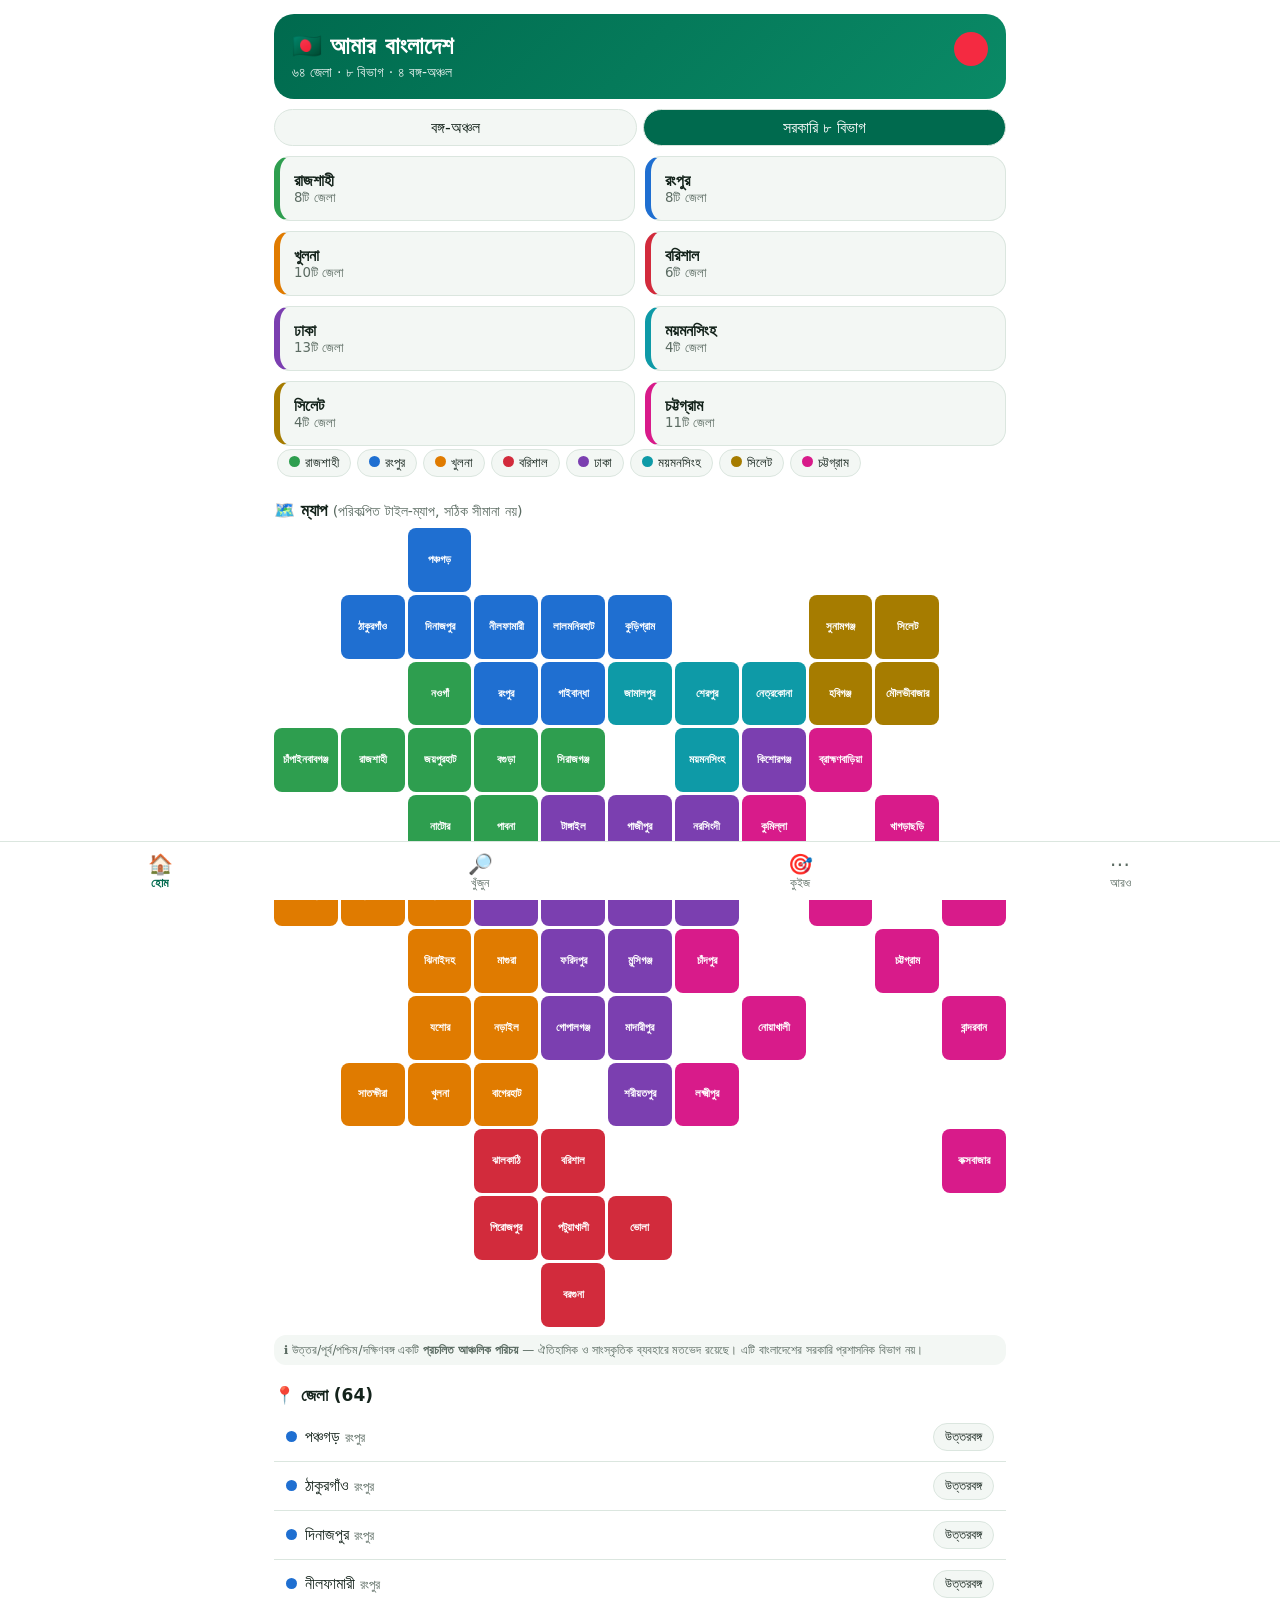
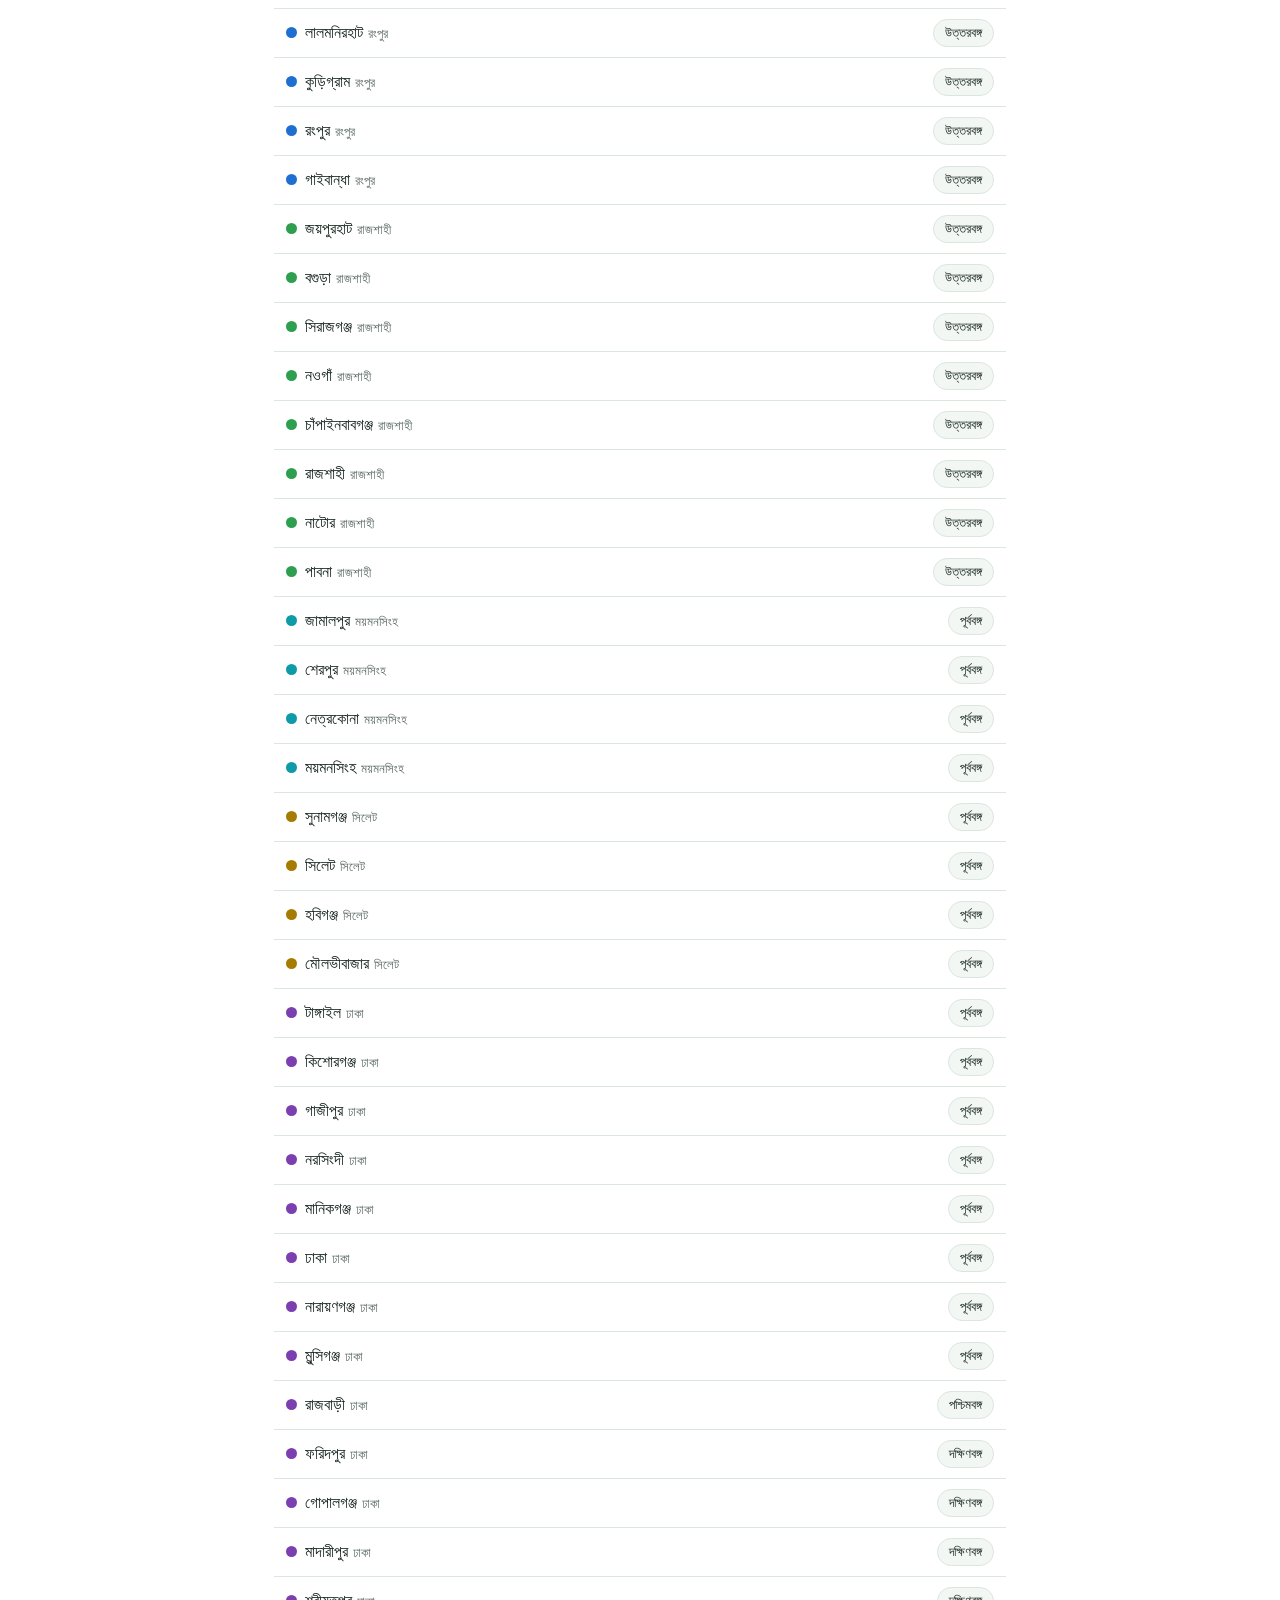
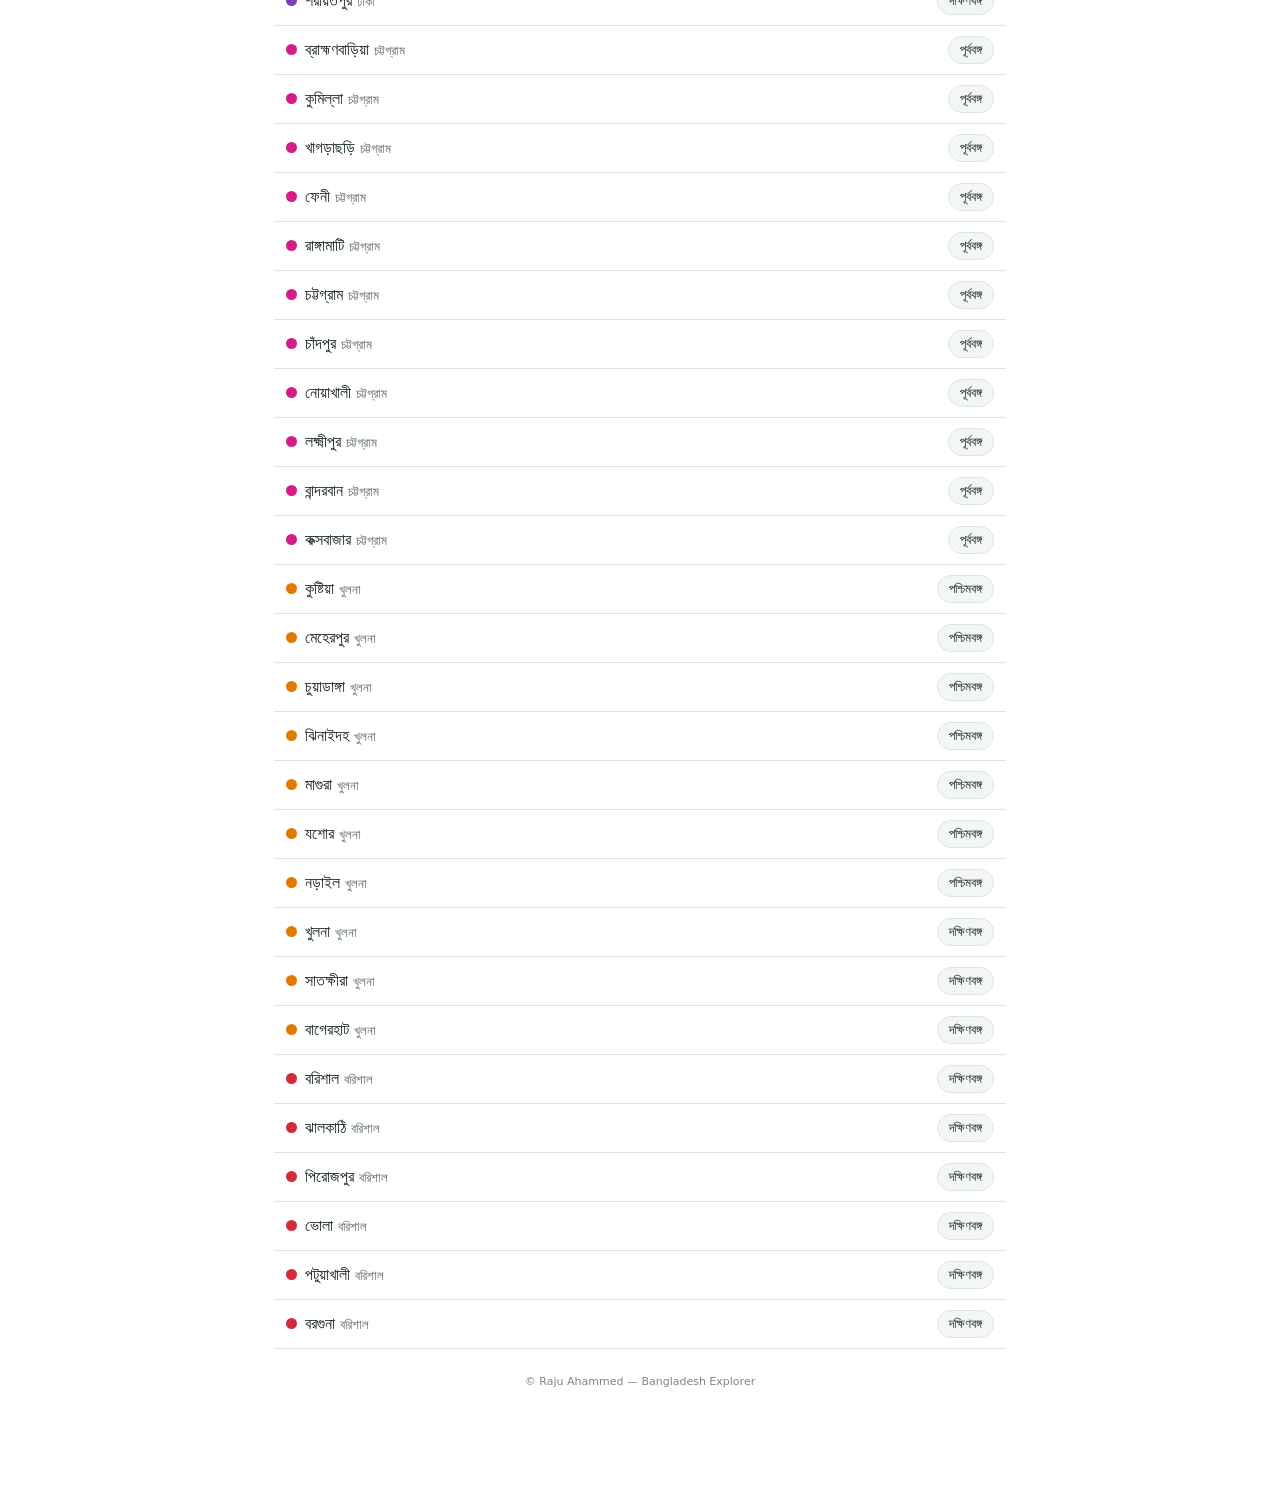
<file: index-4.html>
<!DOCTYPE html><html lang="bn"><head><meta charset="utf-8"><title>Bangladesh Explorer</title>
<meta name="viewport" content="width=device-width, initial-scale=1, viewport-fit=cover">
<style>
:root{--bg:#fff;--fg:#14231b;--card:#f3f7f4;--g:#006a4e;--r:#f42a41;--mut:#5b6b62;--bd:#dbe6df;box-sizing:border-box;padding-top:env(safe-area-inset-top,0px);padding-bottom:env(safe-area-inset-bottom,0px)}
@media(prefers-color-scheme:dark){:root:not([data-theme=light]){--bg:#0e1712;--fg:#e8f2ec;--card:#16241c;--mut:#9db0a5;--bd:#25382d}}
:root[data-theme=dark]{--bg:#0e1712;--fg:#e8f2ec;--card:#16241c;--mut:#9db0a5;--bd:#25382d}
*{box-sizing:border-box}html{scroll-padding-top:env(safe-area-inset-top,0px)}
body{margin:0;background:var(--bg);color:var(--fg);font-family:'Noto Sans Bengali','Kalpurush','Siyam Rupali','Nirmala UI','Bangla Sangam MN',system-ui,sans-serif;padding-bottom:78px}
main{max-width:760px;margin:auto;padding:14px}
h1{margin:0;font-size:24px}h2{font-size:17px;margin:20px 0 8px}
.top{background:linear-gradient(135deg,var(--g),#0a8a66);color:#fff;border-radius:20px;padding:18px;position:relative}
.top:after{content:"";position:absolute;right:18px;top:18px;width:34px;height:34px;border-radius:50%;background:var(--r)}
.top p{margin:4px 0 0;opacity:.9;font-size:14px}
.cards{display:grid;grid-template-columns:1fr 1fr;gap:10px}
.card{background:var(--card);border:1px solid var(--bd);border-radius:16px;padding:12px;transition:.2s}
button{font:inherit;color:inherit;cursor:pointer}
.reg{border-left:6px solid;text-align:left;font-weight:700;background:var(--card);border-radius:16px;border-top:1px solid var(--bd);border-right:1px solid var(--bd);border-bottom:1px solid var(--bd);padding:14px}
.reg small{display:block;color:var(--mut);font-weight:400}
.reg.on{transform:scale(1.03);box-shadow:0 4px 14px #0003}
.map{display:grid;grid-template-columns:repeat(11,1fr);gap:3px;margin-top:8px}
.t{aspect-ratio:1;border:0;border-radius:8px;font-size:clamp(7px,2.2vw,11px);line-height:1.1;padding:1px;color:#fff;font-weight:600;transition:.15s;overflow:hidden}
.t:hover,.t:active{transform:scale(1.25);z-index:2}.t.dim{opacity:.18}
.seg{display:flex;gap:6px;margin:10px 0}.seg button{flex:1;border:1px solid var(--bd);background:var(--card);border-radius:999px;padding:8px}
.seg .on{background:var(--g);color:#fff}
.note{font-size:12px;color:var(--mut);background:var(--card);border-radius:12px;padding:8px 10px;margin-top:8px}
.chip{display:inline-block;background:var(--card);border:1px solid var(--bd);border-radius:999px;padding:5px 11px;margin:3px;font-size:13px}
input{width:100%;font:inherit;padding:12px 14px;border-radius:14px;border:1px solid var(--bd);background:var(--card);color:var(--fg)}
.row{display:flex;justify-content:space-between;align-items:center;padding:10px 12px;border-bottom:1px solid var(--bd);cursor:pointer}
nav{position:fixed;bottom:0;left:0;right:0;display:flex;background:var(--bg);border-top:1px solid var(--bd);padding-bottom:env(safe-area-inset-bottom,0px)}
nav button{flex:1;border:0;background:none;padding:10px 0;font-size:12px;color:var(--mut)}nav .on{color:var(--g);font-weight:700}
nav span{display:block;font-size:20px}
#sheet{position:fixed;inset:0;background:#0007;display:none;align-items:flex-end;justify-content:center;z-index:9}
#sheet.open{display:flex}
#sh{background:var(--bg);width:100%;max-width:760px;max-height:88%;overflow:auto;border-radius:24px 24px 0 0;padding:18px;animation:up .25s}
@keyframes up{from{transform:translateY(40px);opacity:0}}
.foot{text-align:center;font-size:11px;color:var(--mut);margin:26px 0 6px;opacity:.8}
a{color:var(--g);font-weight:700}
.opt{display:block;width:100%;text-align:left;margin:6px 0;padding:12px;border-radius:12px;border:1px solid var(--bd);background:var(--card)}
.ok{background:#1b9a5f;color:#fff}.no{background:var(--r);color:#fff}
label{display:block;font-size:12px;color:var(--mut);margin:8px 0 3px}textarea,select{width:100%;font:inherit;padding:10px;border-radius:12px;border:1px solid var(--bd);background:var(--card);color:var(--fg)}
.fbw{perspective:700px;margin-top:14px;padding:6px 4px 10px}
.fb3d{display:flex;align-items:center;gap:12px;padding:12px 14px;border-radius:16px;background:linear-gradient(135deg,#1877f2,#0c5bd6);color:#fff;text-decoration:none;font-weight:700;transform-style:preserve-3d;animation:fbf 4s ease-in-out infinite;box-shadow:0 6px 0 #0a45a3,0 14px 22px #0004;transition:transform .3s}
.fb3d:hover,.fb3d:active{animation-play-state:paused;transform:rotateX(10deg) rotateY(-12deg) translateZ(14px)}
@keyframes fbf{0%,100%{transform:rotateX(6deg) rotateY(-8deg)}50%{transform:rotateX(-4deg) rotateY(8deg) translateY(-3px)}}
.fb3d i{font-style:normal;width:40px;height:40px;border-radius:50%;background:#fff;color:#1877f2;display:flex;align-items:center;justify-content:center;font-size:26px;font-weight:800;transform:translateZ(26px);box-shadow:0 4px 8px #0003}
.fb3d span{display:block;transform:translateZ(14px)}.fb3d small{display:block;font-weight:400;opacity:.9}
@media(prefers-reduced-motion:reduce){.fb3d{animation:none}}
.t{display:flex;align-items:center;justify-content:center;text-align:center;text-decoration:none}
.sheet{display:none;position:fixed;inset:0;background:#0007;align-items:flex-end;justify-content:center;z-index:9}.sheet:target{display:flex}
.sh{background:var(--bg);width:100%;max-width:760px;max-height:88%;overflow:auto;border-radius:24px 24px 0 0;padding:18px}
nav a{flex:1;text-align:center;padding:10px 0;font-size:12px;color:var(--mut);text-decoration:none;font-weight:400}nav a span{display:block;font-size:20px}
details summary{cursor:pointer;padding:4px 0}html{scroll-behavior:smooth}
</style><script>window.onerror=function(m,u,l){var a=document.getElementById('app');if(a)a.innerHTML='<div style="padding:16px;font-family:sans-serif"><b>ত্রুটি:</b> '+m+' (line '+l+')<br><br><button onclick="try{localStorage.removeItem(\'bdData\')}catch(e){}location.reload()">রিসেট করে রিলোড করুন</button></div>'}</script></head><body><main id="app"><div id="home"></div><div class="top"><h1>🇧🇩 আমার বাংলাদেশ</h1><p>৬৪ জেলা · ৮ বিভাগ · ৪ বঙ্গ-অঞ্চল</p></div><div class="note">📄 সরল সংস্করণ: জেলায় ট্যাপ করলে তথ্য খুলবে। সার্চ, কুইজ ও অ্যাডমিন প্যানেল চালাতে ফাইলটি Chrome/Safari ব্রাউজারে খুলুন।</div><div><span class="chip"><i style="display:inline-block;width:11px;height:11px;border-radius:50%;margin-right:6px;background:#2e9e4f"></i>রাজশাহী</span><span class="chip"><i style="display:inline-block;width:11px;height:11px;border-radius:50%;margin-right:6px;background:#1f6fd1"></i>রংপুর</span><span class="chip"><i style="display:inline-block;width:11px;height:11px;border-radius:50%;margin-right:6px;background:#e07b00"></i>খুলনা</span><span class="chip"><i style="display:inline-block;width:11px;height:11px;border-radius:50%;margin-right:6px;background:#d22b3c"></i>বরিশাল</span><span class="chip"><i style="display:inline-block;width:11px;height:11px;border-radius:50%;margin-right:6px;background:#7b3fb0"></i>ঢাকা</span><span class="chip"><i style="display:inline-block;width:11px;height:11px;border-radius:50%;margin-right:6px;background:#0e9aa7"></i>ময়মনসিংহ</span><span class="chip"><i style="display:inline-block;width:11px;height:11px;border-radius:50%;margin-right:6px;background:#a67c00"></i>সিলেট</span><span class="chip"><i style="display:inline-block;width:11px;height:11px;border-radius:50%;margin-right:6px;background:#d81b8a"></i>চট্টগ্রাম</span></div><h2>🗺️ ম্যাপ <small style="font-weight:400;color:var(--mut)">(পরিকল্পিত টাইল-ম্যাপ)</small></h2><div class="map" style="grid-template-columns:repeat(11,1fr);grid-template-rows:repeat(12,auto)"><a class="t" href="#d-Panchagarh" style="grid-column:3;grid-row:1;background:#1f6fd1">পঞ্চগড়</a><a class="t" href="#d-Thakurgaon" style="grid-column:2;grid-row:2;background:#1f6fd1">ঠাকুরগাঁও</a><a class="t" href="#d-Dinajpur" style="grid-column:3;grid-row:2;background:#1f6fd1">দিনাজপুর</a><a class="t" href="#d-Nilphamari" style="grid-column:4;grid-row:2;background:#1f6fd1">নীলফামারী</a><a class="t" href="#d-Lalmonirhat" style="grid-column:5;grid-row:2;background:#1f6fd1">লালমনিরহাট</a><a class="t" href="#d-Kurigram" style="grid-column:6;grid-row:2;background:#1f6fd1">কুড়িগ্রাম</a><a class="t" href="#d-Rangpur" style="grid-column:4;grid-row:3;background:#1f6fd1">রংপুর</a><a class="t" href="#d-Gaibandha" style="grid-column:5;grid-row:3;background:#1f6fd1">গাইবান্ধা</a><a class="t" href="#d-Joypurhat" style="grid-column:3;grid-row:4;background:#2e9e4f">জয়পুরহাট</a><a class="t" href="#d-Bogura" style="grid-column:4;grid-row:4;background:#2e9e4f">বগুড়া</a><a class="t" href="#d-Sirajganj" style="grid-column:5;grid-row:4;background:#2e9e4f">সিরাজগঞ্জ</a><a class="t" href="#d-Naogaon" style="grid-column:3;grid-row:3;background:#2e9e4f">নওগাঁ</a><a class="t" href="#d-Chapainawabganj" style="grid-column:1;grid-row:4;background:#2e9e4f">চাঁপাইনবাবগঞ্জ</a><a class="t" href="#d-Rajshahi" style="grid-column:2;grid-row:4;background:#2e9e4f">রাজশাহী</a><a class="t" href="#d-Natore" style="grid-column:3;grid-row:5;background:#2e9e4f">নাটোর</a><a class="t" href="#d-Pabna" style="grid-column:4;grid-row:5;background:#2e9e4f">পাবনা</a><a class="t" href="#d-Jamalpur" style="grid-column:6;grid-row:3;background:#0e9aa7">জামালপুর</a><a class="t" href="#d-Sherpur" style="grid-column:7;grid-row:3;background:#0e9aa7">শেরপুর</a><a class="t" href="#d-Netrokona" style="grid-column:8;grid-row:3;background:#0e9aa7">নেত্রকোনা</a><a class="t" href="#d-Mymensingh" style="grid-column:7;grid-row:4;background:#0e9aa7">ময়মনসিংহ</a><a class="t" href="#d-Sunamganj" style="grid-column:9;grid-row:2;background:#a67c00">সুনামগঞ্জ</a><a class="t" href="#d-Sylhet" style="grid-column:10;grid-row:2;background:#a67c00">সিলেট</a><a class="t" href="#d-Habiganj" style="grid-column:9;grid-row:3;background:#a67c00">হবিগঞ্জ</a><a class="t" href="#d-Moulvibazar" style="grid-column:10;grid-row:3;background:#a67c00">মৌলভীবাজার</a><a class="t" href="#d-Tangail" style="grid-column:5;grid-row:5;background:#7b3fb0">টাঙ্গাইল</a><a class="t" href="#d-Kishoreganj" style="grid-column:8;grid-row:4;background:#7b3fb0">কিশোরগঞ্জ</a><a class="t" href="#d-Gazipur" style="grid-column:6;grid-row:5;background:#7b3fb0">গাজীপুর</a><a class="t" href="#d-Narsingdi" style="grid-column:7;grid-row:5;background:#7b3fb0">নরসিংদী</a><a class="t" href="#d-Manikganj" style="grid-column:5;grid-row:6;background:#7b3fb0">মানিকগঞ্জ</a><a class="t" href="#d-Dhaka" style="grid-column:6;grid-row:6;background:#7b3fb0">ঢাকা</a><a class="t" href="#d-Narayanganj" style="grid-column:7;grid-row:6;background:#7b3fb0">নারায়ণগঞ্জ</a><a class="t" href="#d-Munshiganj" style="grid-column:6;grid-row:7;background:#7b3fb0">মুন্সিগঞ্জ</a><a class="t" href="#d-Rajbari" style="grid-column:4;grid-row:6;background:#7b3fb0">রাজবাড়ী</a><a class="t" href="#d-Faridpur" style="grid-column:5;grid-row:7;background:#7b3fb0">ফরিদপুর</a><a class="t" href="#d-Gopalganj" style="grid-column:5;grid-row:8;background:#7b3fb0">গোপালগঞ্জ</a><a class="t" href="#d-Madaripur" style="grid-column:6;grid-row:8;background:#7b3fb0">মাদারীপুর</a><a class="t" href="#d-Shariatpur" style="grid-column:6;grid-row:9;background:#7b3fb0">শরীয়তপুর</a><a class="t" href="#d-Brahmanbaria" style="grid-column:9;grid-row:4;background:#d81b8a">ব্রাহ্মণবাড়িয়া</a><a class="t" href="#d-Cumilla" style="grid-column:8;grid-row:5;background:#d81b8a">কুমিল্লা</a><a class="t" href="#d-Khagrachhari" style="grid-column:10;grid-row:5;background:#d81b8a">খাগড়াছড়ি</a><a class="t" href="#d-Feni" style="grid-column:9;grid-row:6;background:#d81b8a">ফেনী</a><a class="t" href="#d-Rangamati" style="grid-column:11;grid-row:6;background:#d81b8a">রাঙ্গামাটি</a><a class="t" href="#d-Chattogram" style="grid-column:10;grid-row:7;background:#d81b8a">চট্টগ্রাম</a><a class="t" href="#d-Chandpur" style="grid-column:7;grid-row:7;background:#d81b8a">চাঁদপুর</a><a class="t" href="#d-Noakhali" style="grid-column:8;grid-row:8;background:#d81b8a">নোয়াখালী</a><a class="t" href="#d-Lakshmipur" style="grid-column:7;grid-row:9;background:#d81b8a">লক্ষ্মীপুর</a><a class="t" href="#d-Bandarban" style="grid-column:11;grid-row:8;background:#d81b8a">বান্দরবান</a><a class="t" href="#d-Cox-s-Bazar" style="grid-column:11;grid-row:10;background:#d81b8a">কক্সবাজার</a><a class="t" href="#d-Kushtia" style="grid-column:3;grid-row:6;background:#e07b00">কুষ্টিয়া</a><a class="t" href="#d-Meherpur" style="grid-column:1;grid-row:6;background:#e07b00">মেহেরপুর</a><a class="t" href="#d-Chuadanga" style="grid-column:2;grid-row:6;background:#e07b00">চুয়াডাঙ্গা</a><a class="t" href="#d-Jhenaidah" style="grid-column:3;grid-row:7;background:#e07b00">ঝিনাইদহ</a><a class="t" href="#d-Magura" style="grid-column:4;grid-row:7;background:#e07b00">মাগুরা</a><a class="t" href="#d-Jashore" style="grid-column:3;grid-row:8;background:#e07b00">যশোর</a><a class="t" href="#d-Narail" style="grid-column:4;grid-row:8;background:#e07b00">নড়াইল</a><a class="t" href="#d-Khulna" style="grid-column:3;grid-row:9;background:#e07b00">খুলনা</a><a class="t" href="#d-Satkhira" style="grid-column:2;grid-row:9;background:#e07b00">সাতক্ষীরা</a><a class="t" href="#d-Bagerhat" style="grid-column:4;grid-row:9;background:#e07b00">বাগেরহাট</a><a class="t" href="#d-Barishal" style="grid-column:5;grid-row:10;background:#d22b3c">বরিশাল</a><a class="t" href="#d-Jhalokati" style="grid-column:4;grid-row:10;background:#d22b3c">ঝালকাঠি</a><a class="t" href="#d-Pirojpur" style="grid-column:4;grid-row:11;background:#d22b3c">পিরোজপুর</a><a class="t" href="#d-Bhola" style="grid-column:6;grid-row:11;background:#d22b3c">ভোলা</a><a class="t" href="#d-Patuakhali" style="grid-column:5;grid-row:11;background:#d22b3c">পটুয়াখালী</a><a class="t" href="#d-Barguna" style="grid-column:5;grid-row:12;background:#d22b3c">বরগুনা</a></div><div class="note">ℹ️ উত্তর/পূর্ব/পশ্চিম/দক্ষিণবঙ্গ একটি <b>প্রচলিত আঞ্চলিক পরিচয়</b> — মতভেদ রয়েছে। এটি সরকারি প্রশাসনিক বিভাগ নয়।</div><h2 id="divs">🗺️ সরকারি ৮ বিভাগ</h2><details class="card" style="margin:6px 0"><summary><b style="color:#2e9e4f">রাজশাহী</b> (8টি জেলা)</summary><a class="row" href="#d-Joypurhat" style="text-decoration:none;color:inherit"><span><i style="display:inline-block;width:11px;height:11px;border-radius:50%;margin-right:6px;background:#2e9e4f"></i>জয়পুরহাট</span><span class="chip" style="margin:0">উত্তরবঙ্গ</span></a><a class="row" href="#d-Bogura" style="text-decoration:none;color:inherit"><span><i style="display:inline-block;width:11px;height:11px;border-radius:50%;margin-right:6px;background:#2e9e4f"></i>বগুড়া</span><span class="chip" style="margin:0">উত্তরবঙ্গ</span></a><a class="row" href="#d-Sirajganj" style="text-decoration:none;color:inherit"><span><i style="display:inline-block;width:11px;height:11px;border-radius:50%;margin-right:6px;background:#2e9e4f"></i>সিরাজগঞ্জ</span><span class="chip" style="margin:0">উত্তরবঙ্গ</span></a><a class="row" href="#d-Naogaon" style="text-decoration:none;color:inherit"><span><i style="display:inline-block;width:11px;height:11px;border-radius:50%;margin-right:6px;background:#2e9e4f"></i>নওগাঁ</span><span class="chip" style="margin:0">উত্তরবঙ্গ</span></a><a class="row" href="#d-Chapainawabganj" style="text-decoration:none;color:inherit"><span><i style="display:inline-block;width:11px;height:11px;border-radius:50%;margin-right:6px;background:#2e9e4f"></i>চাঁপাইনবাবগঞ্জ</span><span class="chip" style="margin:0">উত্তরবঙ্গ</span></a><a class="row" href="#d-Rajshahi" style="text-decoration:none;color:inherit"><span><i style="display:inline-block;width:11px;height:11px;border-radius:50%;margin-right:6px;background:#2e9e4f"></i>রাজশাহী</span><span class="chip" style="margin:0">উত্তরবঙ্গ</span></a><a class="row" href="#d-Natore" style="text-decoration:none;color:inherit"><span><i style="display:inline-block;width:11px;height:11px;border-radius:50%;margin-right:6px;background:#2e9e4f"></i>নাটোর</span><span class="chip" style="margin:0">উত্তরবঙ্গ</span></a><a class="row" href="#d-Pabna" style="text-decoration:none;color:inherit"><span><i style="display:inline-block;width:11px;height:11px;border-radius:50%;margin-right:6px;background:#2e9e4f"></i>পাবনা</span><span class="chip" style="margin:0">উত্তরবঙ্গ</span></a></details><details class="card" style="margin:6px 0"><summary><b style="color:#1f6fd1">রংপুর</b> (8টি জেলা)</summary><a class="row" href="#d-Panchagarh" style="text-decoration:none;color:inherit"><span><i style="display:inline-block;width:11px;height:11px;border-radius:50%;margin-right:6px;background:#1f6fd1"></i>পঞ্চগড়</span><span class="chip" style="margin:0">উত্তরবঙ্গ</span></a><a class="row" href="#d-Thakurgaon" style="text-decoration:none;color:inherit"><span><i style="display:inline-block;width:11px;height:11px;border-radius:50%;margin-right:6px;background:#1f6fd1"></i>ঠাকুরগাঁও</span><span class="chip" style="margin:0">উত্তরবঙ্গ</span></a><a class="row" href="#d-Dinajpur" style="text-decoration:none;color:inherit"><span><i style="display:inline-block;width:11px;height:11px;border-radius:50%;margin-right:6px;background:#1f6fd1"></i>দিনাজপুর</span><span class="chip" style="margin:0">উত্তরবঙ্গ</span></a><a class="row" href="#d-Nilphamari" style="text-decoration:none;color:inherit"><span><i style="display:inline-block;width:11px;height:11px;border-radius:50%;margin-right:6px;background:#1f6fd1"></i>নীলফামারী</span><span class="chip" style="margin:0">উত্তরবঙ্গ</span></a><a class="row" href="#d-Lalmonirhat" style="text-decoration:none;color:inherit"><span><i style="display:inline-block;width:11px;height:11px;border-radius:50%;margin-right:6px;background:#1f6fd1"></i>লালমনিরহাট</span><span class="chip" style="margin:0">উত্তরবঙ্গ</span></a><a class="row" href="#d-Kurigram" style="text-decoration:none;color:inherit"><span><i style="display:inline-block;width:11px;height:11px;border-radius:50%;margin-right:6px;background:#1f6fd1"></i>কুড়িগ্রাম</span><span class="chip" style="margin:0">উত্তরবঙ্গ</span></a><a class="row" href="#d-Rangpur" style="text-decoration:none;color:inherit"><span><i style="display:inline-block;width:11px;height:11px;border-radius:50%;margin-right:6px;background:#1f6fd1"></i>রংপুর</span><span class="chip" style="margin:0">উত্তরবঙ্গ</span></a><a class="row" href="#d-Gaibandha" style="text-decoration:none;color:inherit"><span><i style="display:inline-block;width:11px;height:11px;border-radius:50%;margin-right:6px;background:#1f6fd1"></i>গাইবান্ধা</span><span class="chip" style="margin:0">উত্তরবঙ্গ</span></a></details><details class="card" style="margin:6px 0"><summary><b style="color:#e07b00">খুলনা</b> (10টি জেলা)</summary><a class="row" href="#d-Kushtia" style="text-decoration:none;color:inherit"><span><i style="display:inline-block;width:11px;height:11px;border-radius:50%;margin-right:6px;background:#e07b00"></i>কুষ্টিয়া</span><span class="chip" style="margin:0">পশ্চিমবঙ্গ</span></a><a class="row" href="#d-Meherpur" style="text-decoration:none;color:inherit"><span><i style="display:inline-block;width:11px;height:11px;border-radius:50%;margin-right:6px;background:#e07b00"></i>মেহেরপুর</span><span class="chip" style="margin:0">পশ্চিমবঙ্গ</span></a><a class="row" href="#d-Chuadanga" style="text-decoration:none;color:inherit"><span><i style="display:inline-block;width:11px;height:11px;border-radius:50%;margin-right:6px;background:#e07b00"></i>চুয়াডাঙ্গা</span><span class="chip" style="margin:0">পশ্চিমবঙ্গ</span></a><a class="row" href="#d-Jhenaidah" style="text-decoration:none;color:inherit"><span><i style="display:inline-block;width:11px;height:11px;border-radius:50%;margin-right:6px;background:#e07b00"></i>ঝিনাইদহ</span><span class="chip" style="margin:0">পশ্চিমবঙ্গ</span></a><a class="row" href="#d-Magura" style="text-decoration:none;color:inherit"><span><i style="display:inline-block;width:11px;height:11px;border-radius:50%;margin-right:6px;background:#e07b00"></i>মাগুরা</span><span class="chip" style="margin:0">পশ্চিমবঙ্গ</span></a><a class="row" href="#d-Jashore" style="text-decoration:none;color:inherit"><span><i style="display:inline-block;width:11px;height:11px;border-radius:50%;margin-right:6px;background:#e07b00"></i>যশোর</span><span class="chip" style="margin:0">পশ্চিমবঙ্গ</span></a><a class="row" href="#d-Narail" style="text-decoration:none;color:inherit"><span><i style="display:inline-block;width:11px;height:11px;border-radius:50%;margin-right:6px;background:#e07b00"></i>নড়াইল</span><span class="chip" style="margin:0">পশ্চিমবঙ্গ</span></a><a class="row" href="#d-Khulna" style="text-decoration:none;color:inherit"><span><i style="display:inline-block;width:11px;height:11px;border-radius:50%;margin-right:6px;background:#e07b00"></i>খুলনা</span><span class="chip" style="margin:0">দক্ষিণবঙ্গ</span></a><a class="row" href="#d-Satkhira" style="text-decoration:none;color:inherit"><span><i style="display:inline-block;width:11px;height:11px;border-radius:50%;margin-right:6px;background:#e07b00"></i>সাতক্ষীরা</span><span class="chip" style="margin:0">দক্ষিণবঙ্গ</span></a><a class="row" href="#d-Bagerhat" style="text-decoration:none;color:inherit"><span><i style="display:inline-block;width:11px;height:11px;border-radius:50%;margin-right:6px;background:#e07b00"></i>বাগেরহাট</span><span class="chip" style="margin:0">দক্ষিণবঙ্গ</span></a></details><details class="card" style="margin:6px 0"><summary><b style="color:#d22b3c">বরিশাল</b> (6টি জেলা)</summary><a class="row" href="#d-Barishal" style="text-decoration:none;color:inherit"><span><i style="display:inline-block;width:11px;height:11px;border-radius:50%;margin-right:6px;background:#d22b3c"></i>বরিশাল</span><span class="chip" style="margin:0">দক্ষিণবঙ্গ</span></a><a class="row" href="#d-Jhalokati" style="text-decoration:none;color:inherit"><span><i style="display:inline-block;width:11px;height:11px;border-radius:50%;margin-right:6px;background:#d22b3c"></i>ঝালকাঠি</span><span class="chip" style="margin:0">দক্ষিণবঙ্গ</span></a><a class="row" href="#d-Pirojpur" style="text-decoration:none;color:inherit"><span><i style="display:inline-block;width:11px;height:11px;border-radius:50%;margin-right:6px;background:#d22b3c"></i>পিরোজপুর</span><span class="chip" style="margin:0">দক্ষিণবঙ্গ</span></a><a class="row" href="#d-Bhola" style="text-decoration:none;color:inherit"><span><i style="display:inline-block;width:11px;height:11px;border-radius:50%;margin-right:6px;background:#d22b3c"></i>ভোলা</span><span class="chip" style="margin:0">দক্ষিণবঙ্গ</span></a><a class="row" href="#d-Patuakhali" style="text-decoration:none;color:inherit"><span><i style="display:inline-block;width:11px;height:11px;border-radius:50%;margin-right:6px;background:#d22b3c"></i>পটুয়াখালী</span><span class="chip" style="margin:0">দক্ষিণবঙ্গ</span></a><a class="row" href="#d-Barguna" style="text-decoration:none;color:inherit"><span><i style="display:inline-block;width:11px;height:11px;border-radius:50%;margin-right:6px;background:#d22b3c"></i>বরগুনা</span><span class="chip" style="margin:0">দক্ষিণবঙ্গ</span></a></details><details class="card" style="margin:6px 0"><summary><b style="color:#7b3fb0">ঢাকা</b> (13টি জেলা)</summary><a class="row" href="#d-Tangail" style="text-decoration:none;color:inherit"><span><i style="display:inline-block;width:11px;height:11px;border-radius:50%;margin-right:6px;background:#7b3fb0"></i>টাঙ্গাইল</span><span class="chip" style="margin:0">পূর্ববঙ্গ</span></a><a class="row" href="#d-Kishoreganj" style="text-decoration:none;color:inherit"><span><i style="display:inline-block;width:11px;height:11px;border-radius:50%;margin-right:6px;background:#7b3fb0"></i>কিশোরগঞ্জ</span><span class="chip" style="margin:0">পূর্ববঙ্গ</span></a><a class="row" href="#d-Gazipur" style="text-decoration:none;color:inherit"><span><i style="display:inline-block;width:11px;height:11px;border-radius:50%;margin-right:6px;background:#7b3fb0"></i>গাজীপুর</span><span class="chip" style="margin:0">পূর্ববঙ্গ</span></a><a class="row" href="#d-Narsingdi" style="text-decoration:none;color:inherit"><span><i style="display:inline-block;width:11px;height:11px;border-radius:50%;margin-right:6px;background:#7b3fb0"></i>নরসিংদী</span><span class="chip" style="margin:0">পূর্ববঙ্গ</span></a><a class="row" href="#d-Manikganj" style="text-decoration:none;color:inherit"><span><i style="display:inline-block;width:11px;height:11px;border-radius:50%;margin-right:6px;background:#7b3fb0"></i>মানিকগঞ্জ</span><span class="chip" style="margin:0">পূর্ববঙ্গ</span></a><a class="row" href="#d-Dhaka" style="text-decoration:none;color:inherit"><span><i style="display:inline-block;width:11px;height:11px;border-radius:50%;margin-right:6px;background:#7b3fb0"></i>ঢাকা</span><span class="chip" style="margin:0">পূর্ববঙ্গ</span></a><a class="row" href="#d-Narayanganj" style="text-decoration:none;color:inherit"><span><i style="display:inline-block;width:11px;height:11px;border-radius:50%;margin-right:6px;background:#7b3fb0"></i>নারায়ণগঞ্জ</span><span class="chip" style="margin:0">পূর্ববঙ্গ</span></a><a class="row" href="#d-Munshiganj" style="text-decoration:none;color:inherit"><span><i style="display:inline-block;width:11px;height:11px;border-radius:50%;margin-right:6px;background:#7b3fb0"></i>মুন্সিগঞ্জ</span><span class="chip" style="margin:0">পূর্ববঙ্গ</span></a><a class="row" href="#d-Rajbari" style="text-decoration:none;color:inherit"><span><i style="display:inline-block;width:11px;height:11px;border-radius:50%;margin-right:6px;background:#7b3fb0"></i>রাজবাড়ী</span><span class="chip" style="margin:0">পশ্চিমবঙ্গ</span></a><a class="row" href="#d-Faridpur" style="text-decoration:none;color:inherit"><span><i style="display:inline-block;width:11px;height:11px;border-radius:50%;margin-right:6px;background:#7b3fb0"></i>ফরিদপুর</span><span class="chip" style="margin:0">দক্ষিণবঙ্গ</span></a><a class="row" href="#d-Gopalganj" style="text-decoration:none;color:inherit"><span><i style="display:inline-block;width:11px;height:11px;border-radius:50%;margin-right:6px;background:#7b3fb0"></i>গোপালগঞ্জ</span><span class="chip" style="margin:0">দক্ষিণবঙ্গ</span></a><a class="row" href="#d-Madaripur" style="text-decoration:none;color:inherit"><span><i style="display:inline-block;width:11px;height:11px;border-radius:50%;margin-right:6px;background:#7b3fb0"></i>মাদারীপুর</span><span class="chip" style="margin:0">দক্ষিণবঙ্গ</span></a><a class="row" href="#d-Shariatpur" style="text-decoration:none;color:inherit"><span><i style="display:inline-block;width:11px;height:11px;border-radius:50%;margin-right:6px;background:#7b3fb0"></i>শরীয়তপুর</span><span class="chip" style="margin:0">দক্ষিণবঙ্গ</span></a></details><details class="card" style="margin:6px 0"><summary><b style="color:#0e9aa7">ময়মনসিংহ</b> (4টি জেলা)</summary><a class="row" href="#d-Jamalpur" style="text-decoration:none;color:inherit"><span><i style="display:inline-block;width:11px;height:11px;border-radius:50%;margin-right:6px;background:#0e9aa7"></i>জামালপুর</span><span class="chip" style="margin:0">পূর্ববঙ্গ</span></a><a class="row" href="#d-Sherpur" style="text-decoration:none;color:inherit"><span><i style="display:inline-block;width:11px;height:11px;border-radius:50%;margin-right:6px;background:#0e9aa7"></i>শেরপুর</span><span class="chip" style="margin:0">পূর্ববঙ্গ</span></a><a class="row" href="#d-Netrokona" style="text-decoration:none;color:inherit"><span><i style="display:inline-block;width:11px;height:11px;border-radius:50%;margin-right:6px;background:#0e9aa7"></i>নেত্রকোনা</span><span class="chip" style="margin:0">পূর্ববঙ্গ</span></a><a class="row" href="#d-Mymensingh" style="text-decoration:none;color:inherit"><span><i style="display:inline-block;width:11px;height:11px;border-radius:50%;margin-right:6px;background:#0e9aa7"></i>ময়মনসিংহ</span><span class="chip" style="margin:0">পূর্ববঙ্গ</span></a></details><details class="card" style="margin:6px 0"><summary><b style="color:#a67c00">সিলেট</b> (4টি জেলা)</summary><a class="row" href="#d-Sunamganj" style="text-decoration:none;color:inherit"><span><i style="display:inline-block;width:11px;height:11px;border-radius:50%;margin-right:6px;background:#a67c00"></i>সুনামগঞ্জ</span><span class="chip" style="margin:0">পূর্ববঙ্গ</span></a><a class="row" href="#d-Sylhet" style="text-decoration:none;color:inherit"><span><i style="display:inline-block;width:11px;height:11px;border-radius:50%;margin-right:6px;background:#a67c00"></i>সিলেট</span><span class="chip" style="margin:0">পূর্ববঙ্গ</span></a><a class="row" href="#d-Habiganj" style="text-decoration:none;color:inherit"><span><i style="display:inline-block;width:11px;height:11px;border-radius:50%;margin-right:6px;background:#a67c00"></i>হবিগঞ্জ</span><span class="chip" style="margin:0">পূর্ববঙ্গ</span></a><a class="row" href="#d-Moulvibazar" style="text-decoration:none;color:inherit"><span><i style="display:inline-block;width:11px;height:11px;border-radius:50%;margin-right:6px;background:#a67c00"></i>মৌলভীবাজার</span><span class="chip" style="margin:0">পূর্ববঙ্গ</span></a></details><details class="card" style="margin:6px 0"><summary><b style="color:#d81b8a">চট্টগ্রাম</b> (11টি জেলা)</summary><a class="row" href="#d-Brahmanbaria" style="text-decoration:none;color:inherit"><span><i style="display:inline-block;width:11px;height:11px;border-radius:50%;margin-right:6px;background:#d81b8a"></i>ব্রাহ্মণবাড়িয়া</span><span class="chip" style="margin:0">পূর্ববঙ্গ</span></a><a class="row" href="#d-Cumilla" style="text-decoration:none;color:inherit"><span><i style="display:inline-block;width:11px;height:11px;border-radius:50%;margin-right:6px;background:#d81b8a"></i>কুমিল্লা</span><span class="chip" style="margin:0">পূর্ববঙ্গ</span></a><a class="row" href="#d-Khagrachhari" style="text-decoration:none;color:inherit"><span><i style="display:inline-block;width:11px;height:11px;border-radius:50%;margin-right:6px;background:#d81b8a"></i>খাগড়াছড়ি</span><span class="chip" style="margin:0">পূর্ববঙ্গ</span></a><a class="row" href="#d-Feni" style="text-decoration:none;color:inherit"><span><i style="display:inline-block;width:11px;height:11px;border-radius:50%;margin-right:6px;background:#d81b8a"></i>ফেনী</span><span class="chip" style="margin:0">পূর্ববঙ্গ</span></a><a class="row" href="#d-Rangamati" style="text-decoration:none;color:inherit"><span><i style="display:inline-block;width:11px;height:11px;border-radius:50%;margin-right:6px;background:#d81b8a"></i>রাঙ্গামাটি</span><span class="chip" style="margin:0">পূর্ববঙ্গ</span></a><a class="row" href="#d-Chattogram" style="text-decoration:none;color:inherit"><span><i style="display:inline-block;width:11px;height:11px;border-radius:50%;margin-right:6px;background:#d81b8a"></i>চট্টগ্রাম</span><span class="chip" style="margin:0">পূর্ববঙ্গ</span></a><a class="row" href="#d-Chandpur" style="text-decoration:none;color:inherit"><span><i style="display:inline-block;width:11px;height:11px;border-radius:50%;margin-right:6px;background:#d81b8a"></i>চাঁদপুর</span><span class="chip" style="margin:0">পূর্ববঙ্গ</span></a><a class="row" href="#d-Noakhali" style="text-decoration:none;color:inherit"><span><i style="display:inline-block;width:11px;height:11px;border-radius:50%;margin-right:6px;background:#d81b8a"></i>নোয়াখালী</span><span class="chip" style="margin:0">পূর্ববঙ্গ</span></a><a class="row" href="#d-Lakshmipur" style="text-decoration:none;color:inherit"><span><i style="display:inline-block;width:11px;height:11px;border-radius:50%;margin-right:6px;background:#d81b8a"></i>লক্ষ্মীপুর</span><span class="chip" style="margin:0">পূর্ববঙ্গ</span></a><a class="row" href="#d-Bandarban" style="text-decoration:none;color:inherit"><span><i style="display:inline-block;width:11px;height:11px;border-radius:50%;margin-right:6px;background:#d81b8a"></i>বান্দরবান</span><span class="chip" style="margin:0">পূর্ববঙ্গ</span></a><a class="row" href="#d-Cox-s-Bazar" style="text-decoration:none;color:inherit"><span><i style="display:inline-block;width:11px;height:11px;border-radius:50%;margin-right:6px;background:#d81b8a"></i>কক্সবাজার</span><span class="chip" style="margin:0">পূর্ববঙ্গ</span></a></details><h2 id="regs">🌍 ৪টি বঙ্গ-অঞ্চল</h2><details class="card" style="margin:6px 0"><summary><b style="color:#0a8a4e">উত্তরবঙ্গ</b> (16টি জেলা)</summary><a class="row" href="#d-Panchagarh" style="text-decoration:none;color:inherit"><span><i style="display:inline-block;width:11px;height:11px;border-radius:50%;margin-right:6px;background:#1f6fd1"></i>পঞ্চগড়</span><span class="chip" style="margin:0">উত্তরবঙ্গ</span></a><a class="row" href="#d-Thakurgaon" style="text-decoration:none;color:inherit"><span><i style="display:inline-block;width:11px;height:11px;border-radius:50%;margin-right:6px;background:#1f6fd1"></i>ঠাকুরগাঁও</span><span class="chip" style="margin:0">উত্তরবঙ্গ</span></a><a class="row" href="#d-Dinajpur" style="text-decoration:none;color:inherit"><span><i style="display:inline-block;width:11px;height:11px;border-radius:50%;margin-right:6px;background:#1f6fd1"></i>দিনাজপুর</span><span class="chip" style="margin:0">উত্তরবঙ্গ</span></a><a class="row" href="#d-Nilphamari" style="text-decoration:none;color:inherit"><span><i style="display:inline-block;width:11px;height:11px;border-radius:50%;margin-right:6px;background:#1f6fd1"></i>নীলফামারী</span><span class="chip" style="margin:0">উত্তরবঙ্গ</span></a><a class="row" href="#d-Lalmonirhat" style="text-decoration:none;color:inherit"><span><i style="display:inline-block;width:11px;height:11px;border-radius:50%;margin-right:6px;background:#1f6fd1"></i>লালমনিরহাট</span><span class="chip" style="margin:0">উত্তরবঙ্গ</span></a><a class="row" href="#d-Kurigram" style="text-decoration:none;color:inherit"><span><i style="display:inline-block;width:11px;height:11px;border-radius:50%;margin-right:6px;background:#1f6fd1"></i>কুড়িগ্রাম</span><span class="chip" style="margin:0">উত্তরবঙ্গ</span></a><a class="row" href="#d-Rangpur" style="text-decoration:none;color:inherit"><span><i style="display:inline-block;width:11px;height:11px;border-radius:50%;margin-right:6px;background:#1f6fd1"></i>রংপুর</span><span class="chip" style="margin:0">উত্তরবঙ্গ</span></a><a class="row" href="#d-Gaibandha" style="text-decoration:none;color:inherit"><span><i style="display:inline-block;width:11px;height:11px;border-radius:50%;margin-right:6px;background:#1f6fd1"></i>গাইবান্ধা</span><span class="chip" style="margin:0">উত্তরবঙ্গ</span></a><a class="row" href="#d-Joypurhat" style="text-decoration:none;color:inherit"><span><i style="display:inline-block;width:11px;height:11px;border-radius:50%;margin-right:6px;background:#2e9e4f"></i>জয়পুরহাট</span><span class="chip" style="margin:0">উত্তরবঙ্গ</span></a><a class="row" href="#d-Bogura" style="text-decoration:none;color:inherit"><span><i style="display:inline-block;width:11px;height:11px;border-radius:50%;margin-right:6px;background:#2e9e4f"></i>বগুড়া</span><span class="chip" style="margin:0">উত্তরবঙ্গ</span></a><a class="row" href="#d-Sirajganj" style="text-decoration:none;color:inherit"><span><i style="display:inline-block;width:11px;height:11px;border-radius:50%;margin-right:6px;background:#2e9e4f"></i>সিরাজগঞ্জ</span><span class="chip" style="margin:0">উত্তরবঙ্গ</span></a><a class="row" href="#d-Naogaon" style="text-decoration:none;color:inherit"><span><i style="display:inline-block;width:11px;height:11px;border-radius:50%;margin-right:6px;background:#2e9e4f"></i>নওগাঁ</span><span class="chip" style="margin:0">উত্তরবঙ্গ</span></a><a class="row" href="#d-Chapainawabganj" style="text-decoration:none;color:inherit"><span><i style="display:inline-block;width:11px;height:11px;border-radius:50%;margin-right:6px;background:#2e9e4f"></i>চাঁপাইনবাবগঞ্জ</span><span class="chip" style="margin:0">উত্তরবঙ্গ</span></a><a class="row" href="#d-Rajshahi" style="text-decoration:none;color:inherit"><span><i style="display:inline-block;width:11px;height:11px;border-radius:50%;margin-right:6px;background:#2e9e4f"></i>রাজশাহী</span><span class="chip" style="margin:0">উত্তরবঙ্গ</span></a><a class="row" href="#d-Natore" style="text-decoration:none;color:inherit"><span><i style="display:inline-block;width:11px;height:11px;border-radius:50%;margin-right:6px;background:#2e9e4f"></i>নাটোর</span><span class="chip" style="margin:0">উত্তরবঙ্গ</span></a><a class="row" href="#d-Pabna" style="text-decoration:none;color:inherit"><span><i style="display:inline-block;width:11px;height:11px;border-radius:50%;margin-right:6px;background:#2e9e4f"></i>পাবনা</span><span class="chip" style="margin:0">উত্তরবঙ্গ</span></a></details><details class="card" style="margin:6px 0"><summary><b style="color:#1f6fd1">পূর্ববঙ্গ</b> (27টি জেলা)</summary><a class="row" href="#d-Jamalpur" style="text-decoration:none;color:inherit"><span><i style="display:inline-block;width:11px;height:11px;border-radius:50%;margin-right:6px;background:#0e9aa7"></i>জামালপুর</span><span class="chip" style="margin:0">পূর্ববঙ্গ</span></a><a class="row" href="#d-Sherpur" style="text-decoration:none;color:inherit"><span><i style="display:inline-block;width:11px;height:11px;border-radius:50%;margin-right:6px;background:#0e9aa7"></i>শেরপুর</span><span class="chip" style="margin:0">পূর্ববঙ্গ</span></a><a class="row" href="#d-Netrokona" style="text-decoration:none;color:inherit"><span><i style="display:inline-block;width:11px;height:11px;border-radius:50%;margin-right:6px;background:#0e9aa7"></i>নেত্রকোনা</span><span class="chip" style="margin:0">পূর্ববঙ্গ</span></a><a class="row" href="#d-Mymensingh" style="text-decoration:none;color:inherit"><span><i style="display:inline-block;width:11px;height:11px;border-radius:50%;margin-right:6px;background:#0e9aa7"></i>ময়মনসিংহ</span><span class="chip" style="margin:0">পূর্ববঙ্গ</span></a><a class="row" href="#d-Sunamganj" style="text-decoration:none;color:inherit"><span><i style="display:inline-block;width:11px;height:11px;border-radius:50%;margin-right:6px;background:#a67c00"></i>সুনামগঞ্জ</span><span class="chip" style="margin:0">পূর্ববঙ্গ</span></a><a class="row" href="#d-Sylhet" style="text-decoration:none;color:inherit"><span><i style="display:inline-block;width:11px;height:11px;border-radius:50%;margin-right:6px;background:#a67c00"></i>সিলেট</span><span class="chip" style="margin:0">পূর্ববঙ্গ</span></a><a class="row" href="#d-Habiganj" style="text-decoration:none;color:inherit"><span><i style="display:inline-block;width:11px;height:11px;border-radius:50%;margin-right:6px;background:#a67c00"></i>হবিগঞ্জ</span><span class="chip" style="margin:0">পূর্ববঙ্গ</span></a><a class="row" href="#d-Moulvibazar" style="text-decoration:none;color:inherit"><span><i style="display:inline-block;width:11px;height:11px;border-radius:50%;margin-right:6px;background:#a67c00"></i>মৌলভীবাজার</span><span class="chip" style="margin:0">পূর্ববঙ্গ</span></a><a class="row" href="#d-Tangail" style="text-decoration:none;color:inherit"><span><i style="display:inline-block;width:11px;height:11px;border-radius:50%;margin-right:6px;background:#7b3fb0"></i>টাঙ্গাইল</span><span class="chip" style="margin:0">পূর্ববঙ্গ</span></a><a class="row" href="#d-Kishoreganj" style="text-decoration:none;color:inherit"><span><i style="display:inline-block;width:11px;height:11px;border-radius:50%;margin-right:6px;background:#7b3fb0"></i>কিশোরগঞ্জ</span><span class="chip" style="margin:0">পূর্ববঙ্গ</span></a><a class="row" href="#d-Gazipur" style="text-decoration:none;color:inherit"><span><i style="display:inline-block;width:11px;height:11px;border-radius:50%;margin-right:6px;background:#7b3fb0"></i>গাজীপুর</span><span class="chip" style="margin:0">পূর্ববঙ্গ</span></a><a class="row" href="#d-Narsingdi" style="text-decoration:none;color:inherit"><span><i style="display:inline-block;width:11px;height:11px;border-radius:50%;margin-right:6px;background:#7b3fb0"></i>নরসিংদী</span><span class="chip" style="margin:0">পূর্ববঙ্গ</span></a><a class="row" href="#d-Manikganj" style="text-decoration:none;color:inherit"><span><i style="display:inline-block;width:11px;height:11px;border-radius:50%;margin-right:6px;background:#7b3fb0"></i>মানিকগঞ্জ</span><span class="chip" style="margin:0">পূর্ববঙ্গ</span></a><a class="row" href="#d-Dhaka" style="text-decoration:none;color:inherit"><span><i style="display:inline-block;width:11px;height:11px;border-radius:50%;margin-right:6px;background:#7b3fb0"></i>ঢাকা</span><span class="chip" style="margin:0">পূর্ববঙ্গ</span></a><a class="row" href="#d-Narayanganj" style="text-decoration:none;color:inherit"><span><i style="display:inline-block;width:11px;height:11px;border-radius:50%;margin-right:6px;background:#7b3fb0"></i>নারায়ণগঞ্জ</span><span class="chip" style="margin:0">পূর্ববঙ্গ</span></a><a class="row" href="#d-Munshiganj" style="text-decoration:none;color:inherit"><span><i style="display:inline-block;width:11px;height:11px;border-radius:50%;margin-right:6px;background:#7b3fb0"></i>মুন্সিগঞ্জ</span><span class="chip" style="margin:0">পূর্ববঙ্গ</span></a><a class="row" href="#d-Brahmanbaria" style="text-decoration:none;color:inherit"><span><i style="display:inline-block;width:11px;height:11px;border-radius:50%;margin-right:6px;background:#d81b8a"></i>ব্রাহ্মণবাড়িয়া</span><span class="chip" style="margin:0">পূর্ববঙ্গ</span></a><a class="row" href="#d-Cumilla" style="text-decoration:none;color:inherit"><span><i style="display:inline-block;width:11px;height:11px;border-radius:50%;margin-right:6px;background:#d81b8a"></i>কুমিল্লা</span><span class="chip" style="margin:0">পূর্ববঙ্গ</span></a><a class="row" href="#d-Khagrachhari" style="text-decoration:none;color:inherit"><span><i style="display:inline-block;width:11px;height:11px;border-radius:50%;margin-right:6px;background:#d81b8a"></i>খাগড়াছড়ি</span><span class="chip" style="margin:0">পূর্ববঙ্গ</span></a><a class="row" href="#d-Feni" style="text-decoration:none;color:inherit"><span><i style="display:inline-block;width:11px;height:11px;border-radius:50%;margin-right:6px;background:#d81b8a"></i>ফেনী</span><span class="chip" style="margin:0">পূর্ববঙ্গ</span></a><a class="row" href="#d-Rangamati" style="text-decoration:none;color:inherit"><span><i style="display:inline-block;width:11px;height:11px;border-radius:50%;margin-right:6px;background:#d81b8a"></i>রাঙ্গামাটি</span><span class="chip" style="margin:0">পূর্ববঙ্গ</span></a><a class="row" href="#d-Chattogram" style="text-decoration:none;color:inherit"><span><i style="display:inline-block;width:11px;height:11px;border-radius:50%;margin-right:6px;background:#d81b8a"></i>চট্টগ্রাম</span><span class="chip" style="margin:0">পূর্ববঙ্গ</span></a><a class="row" href="#d-Chandpur" style="text-decoration:none;color:inherit"><span><i style="display:inline-block;width:11px;height:11px;border-radius:50%;margin-right:6px;background:#d81b8a"></i>চাঁদপুর</span><span class="chip" style="margin:0">পূর্ববঙ্গ</span></a><a class="row" href="#d-Noakhali" style="text-decoration:none;color:inherit"><span><i style="display:inline-block;width:11px;height:11px;border-radius:50%;margin-right:6px;background:#d81b8a"></i>নোয়াখালী</span><span class="chip" style="margin:0">পূর্ববঙ্গ</span></a><a class="row" href="#d-Lakshmipur" style="text-decoration:none;color:inherit"><span><i style="display:inline-block;width:11px;height:11px;border-radius:50%;margin-right:6px;background:#d81b8a"></i>লক্ষ্মীপুর</span><span class="chip" style="margin:0">পূর্ববঙ্গ</span></a><a class="row" href="#d-Bandarban" style="text-decoration:none;color:inherit"><span><i style="display:inline-block;width:11px;height:11px;border-radius:50%;margin-right:6px;background:#d81b8a"></i>বান্দরবান</span><span class="chip" style="margin:0">পূর্ববঙ্গ</span></a><a class="row" href="#d-Cox-s-Bazar" style="text-decoration:none;color:inherit"><span><i style="display:inline-block;width:11px;height:11px;border-radius:50%;margin-right:6px;background:#d81b8a"></i>কক্সবাজার</span><span class="chip" style="margin:0">পূর্ববঙ্গ</span></a></details><details class="card" style="margin:6px 0"><summary><b style="color:#e07b00">পশ্চিমবঙ্গ</b> (8টি জেলা)</summary><a class="row" href="#d-Rajbari" style="text-decoration:none;color:inherit"><span><i style="display:inline-block;width:11px;height:11px;border-radius:50%;margin-right:6px;background:#7b3fb0"></i>রাজবাড়ী</span><span class="chip" style="margin:0">পশ্চিমবঙ্গ</span></a><a class="row" href="#d-Kushtia" style="text-decoration:none;color:inherit"><span><i style="display:inline-block;width:11px;height:11px;border-radius:50%;margin-right:6px;background:#e07b00"></i>কুষ্টিয়া</span><span class="chip" style="margin:0">পশ্চিমবঙ্গ</span></a><a class="row" href="#d-Meherpur" style="text-decoration:none;color:inherit"><span><i style="display:inline-block;width:11px;height:11px;border-radius:50%;margin-right:6px;background:#e07b00"></i>মেহেরপুর</span><span class="chip" style="margin:0">পশ্চিমবঙ্গ</span></a><a class="row" href="#d-Chuadanga" style="text-decoration:none;color:inherit"><span><i style="display:inline-block;width:11px;height:11px;border-radius:50%;margin-right:6px;background:#e07b00"></i>চুয়াডাঙ্গা</span><span class="chip" style="margin:0">পশ্চিমবঙ্গ</span></a><a class="row" href="#d-Jhenaidah" style="text-decoration:none;color:inherit"><span><i style="display:inline-block;width:11px;height:11px;border-radius:50%;margin-right:6px;background:#e07b00"></i>ঝিনাইদহ</span><span class="chip" style="margin:0">পশ্চিমবঙ্গ</span></a><a class="row" href="#d-Magura" style="text-decoration:none;color:inherit"><span><i style="display:inline-block;width:11px;height:11px;border-radius:50%;margin-right:6px;background:#e07b00"></i>মাগুরা</span><span class="chip" style="margin:0">পশ্চিমবঙ্গ</span></a><a class="row" href="#d-Jashore" style="text-decoration:none;color:inherit"><span><i style="display:inline-block;width:11px;height:11px;border-radius:50%;margin-right:6px;background:#e07b00"></i>যশোর</span><span class="chip" style="margin:0">পশ্চিমবঙ্গ</span></a><a class="row" href="#d-Narail" style="text-decoration:none;color:inherit"><span><i style="display:inline-block;width:11px;height:11px;border-radius:50%;margin-right:6px;background:#e07b00"></i>নড়াইল</span><span class="chip" style="margin:0">পশ্চিমবঙ্গ</span></a></details><details class="card" style="margin:6px 0"><summary><b style="color:#d22b3c">দক্ষিণবঙ্গ</b> (13টি জেলা)</summary><a class="row" href="#d-Faridpur" style="text-decoration:none;color:inherit"><span><i style="display:inline-block;width:11px;height:11px;border-radius:50%;margin-right:6px;background:#7b3fb0"></i>ফরিদপুর</span><span class="chip" style="margin:0">দক্ষিণবঙ্গ</span></a><a class="row" href="#d-Gopalganj" style="text-decoration:none;color:inherit"><span><i style="display:inline-block;width:11px;height:11px;border-radius:50%;margin-right:6px;background:#7b3fb0"></i>গোপালগঞ্জ</span><span class="chip" style="margin:0">দক্ষিণবঙ্গ</span></a><a class="row" href="#d-Madaripur" style="text-decoration:none;color:inherit"><span><i style="display:inline-block;width:11px;height:11px;border-radius:50%;margin-right:6px;background:#7b3fb0"></i>মাদারীপুর</span><span class="chip" style="margin:0">দক্ষিণবঙ্গ</span></a><a class="row" href="#d-Shariatpur" style="text-decoration:none;color:inherit"><span><i style="display:inline-block;width:11px;height:11px;border-radius:50%;margin-right:6px;background:#7b3fb0"></i>শরীয়তপুর</span><span class="chip" style="margin:0">দক্ষিণবঙ্গ</span></a><a class="row" href="#d-Khulna" style="text-decoration:none;color:inherit"><span><i style="display:inline-block;width:11px;height:11px;border-radius:50%;margin-right:6px;background:#e07b00"></i>খুলনা</span><span class="chip" style="margin:0">দক্ষিণবঙ্গ</span></a><a class="row" href="#d-Satkhira" style="text-decoration:none;color:inherit"><span><i style="display:inline-block;width:11px;height:11px;border-radius:50%;margin-right:6px;background:#e07b00"></i>সাতক্ষীরা</span><span class="chip" style="margin:0">দক্ষিণবঙ্গ</span></a><a class="row" href="#d-Bagerhat" style="text-decoration:none;color:inherit"><span><i style="display:inline-block;width:11px;height:11px;border-radius:50%;margin-right:6px;background:#e07b00"></i>বাগেরহাট</span><span class="chip" style="margin:0">দক্ষিণবঙ্গ</span></a><a class="row" href="#d-Barishal" style="text-decoration:none;color:inherit"><span><i style="display:inline-block;width:11px;height:11px;border-radius:50%;margin-right:6px;background:#d22b3c"></i>বরিশাল</span><span class="chip" style="margin:0">দক্ষিণবঙ্গ</span></a><a class="row" href="#d-Jhalokati" style="text-decoration:none;color:inherit"><span><i style="display:inline-block;width:11px;height:11px;border-radius:50%;margin-right:6px;background:#d22b3c"></i>ঝালকাঠি</span><span class="chip" style="margin:0">দক্ষিণবঙ্গ</span></a><a class="row" href="#d-Pirojpur" style="text-decoration:none;color:inherit"><span><i style="display:inline-block;width:11px;height:11px;border-radius:50%;margin-right:6px;background:#d22b3c"></i>পিরোজপুর</span><span class="chip" style="margin:0">দক্ষিণবঙ্গ</span></a><a class="row" href="#d-Bhola" style="text-decoration:none;color:inherit"><span><i style="display:inline-block;width:11px;height:11px;border-radius:50%;margin-right:6px;background:#d22b3c"></i>ভোলা</span><span class="chip" style="margin:0">দক্ষিণবঙ্গ</span></a><a class="row" href="#d-Patuakhali" style="text-decoration:none;color:inherit"><span><i style="display:inline-block;width:11px;height:11px;border-radius:50%;margin-right:6px;background:#d22b3c"></i>পটুয়াখালী</span><span class="chip" style="margin:0">দক্ষিণবঙ্গ</span></a><a class="row" href="#d-Barguna" style="text-decoration:none;color:inherit"><span><i style="display:inline-block;width:11px;height:11px;border-radius:50%;margin-right:6px;background:#d22b3c"></i>বরগুনা</span><span class="chip" style="margin:0">দক্ষিণবঙ্গ</span></a></details><h2 id="about">ℹ️ About / Developer</h2><div class="card"><b>🇧🇩 Bangladesh Explorer</b><br>Created by Raju Ahammed<br><small>আপডেট, মতামত ও সাপোর্টের জন্য:</small><br>Telegram: <a href="https://t.me/r366grp" target="_blank" rel="noopener">@r366grp</a><div class="fbw"><a class="fb3d" href="https://www.facebook.com/rj.raju.312" target="_blank" rel="noopener"><i>f</i><span>Raju Ahammed<small>Facebook প্রোফাইল</small></span></a></div></div><div class="foot">© Raju Ahammed — Bangladesh Explorer</div><section class="sheet" id="d-Panchagarh"><div class="sh"><div style="display:flex;justify-content:space-between"><div><h1>পঞ্চগড়</h1><small>Panchagarh</small></div><a class="chip" href="#home">✕</a></div><p><span class="chip" style="background:#1f6fd1;color:#fff;border-color:#1f6fd1">রংপুর বিভাগ</span><span class="chip" style="border-color:#0a8a4e">উত্তরবঙ্গ</span></p><small class="note" style="display:block">জেলা → রংপুর বিভাগ → উত্তরবঙ্গ (প্রচলিত আঞ্চলিক পরিচয়, মতভেদ রয়েছে)</small><div class="card" style="margin:8px 0"><b>🍛 বিখ্যাত খাবার</b><br><small style="color:var(--mut)">তথ্য যাচাই করে যোগ করা হবে</small></div><div class="card" style="margin:8px 0"><b>🏞️ দর্শনীয় স্থান</b><br><span class="chip">বাংলাবান্ধা স্থলবন্দর</span><span class="chip">তেঁতুলিয়া</span></div><div class="card" style="margin:8px 0"><b>🌾 বিখ্যাত পণ্য</b><br><span class="chip">চা</span></div><div class="card" style="margin:8px 0"><b>👤 বিখ্যাত মানুষ</b><br><small style="color:var(--mut)">তথ্য যাচাই করে যোগ করা হবে</small></div><div class="card" style="margin:8px 0"><b>📜 ইতিহাস</b><br><small style='color:var(--mut)'>তথ্য যাচাই করে যোগ করা হবে</small></div><div class="card" style="margin:8px 0"><b>🇧🇩 মুক্তিযুদ্ধ</b><br><small style='color:var(--mut)'>তথ্য যাচাই করে যোগ করা হবে</small></div><div class="note">📚 তথ্যসূত্র: বাংলাপিডিয়া, বাংলাদেশ জাতীয় তথ্য বাতায়ন, বিবিএস — প্রশাসনিক সংখ্যা যাচাই সাপেক্ষে যোগ হবে।</div><div class="foot">© Raju Ahammed — Bangladesh Explorer</div></div></section><section class="sheet" id="d-Thakurgaon"><div class="sh"><div style="display:flex;justify-content:space-between"><div><h1>ঠাকুরগাঁও</h1><small>Thakurgaon</small></div><a class="chip" href="#home">✕</a></div><p><span class="chip" style="background:#1f6fd1;color:#fff;border-color:#1f6fd1">রংপুর বিভাগ</span><span class="chip" style="border-color:#0a8a4e">উত্তরবঙ্গ</span></p><small class="note" style="display:block">জেলা → রংপুর বিভাগ → উত্তরবঙ্গ (প্রচলিত আঞ্চলিক পরিচয়, মতভেদ রয়েছে)</small><div class="card" style="margin:8px 0"><b>🍛 বিখ্যাত খাবার</b><br><small style="color:var(--mut)">তথ্য যাচাই করে যোগ করা হবে</small></div><div class="card" style="margin:8px 0"><b>🏞️ দর্শনীয় স্থান</b><br><span class="chip">নেকমরদ মেলা (রাণীশংকৈল)</span></div><div class="card" style="margin:8px 0"><b>🌾 বিখ্যাত পণ্য</b><br><span class="chip">চিনিকল</span></div><div class="card" style="margin:8px 0"><b>👤 বিখ্যাত মানুষ</b><br><small style="color:var(--mut)">তথ্য যাচাই করে যোগ করা হবে</small></div><div class="card" style="margin:8px 0"><b>📜 ইতিহাস</b><br><small style='color:var(--mut)'>তথ্য যাচাই করে যোগ করা হবে</small></div><div class="card" style="margin:8px 0"><b>🇧🇩 মুক্তিযুদ্ধ</b><br><small style='color:var(--mut)'>তথ্য যাচাই করে যোগ করা হবে</small></div><div class="note">📚 তথ্যসূত্র: বাংলাপিডিয়া, বাংলাদেশ জাতীয় তথ্য বাতায়ন, বিবিএস — প্রশাসনিক সংখ্যা যাচাই সাপেক্ষে যোগ হবে।</div><div class="foot">© Raju Ahammed — Bangladesh Explorer</div></div></section><section class="sheet" id="d-Dinajpur"><div class="sh"><div style="display:flex;justify-content:space-between"><div><h1>দিনাজপুর</h1><small>Dinajpur</small></div><a class="chip" href="#home">✕</a></div><p><span class="chip" style="background:#1f6fd1;color:#fff;border-color:#1f6fd1">রংপুর বিভাগ</span><span class="chip" style="border-color:#0a8a4e">উত্তরবঙ্গ</span></p><small class="note" style="display:block">জেলা → রংপুর বিভাগ → উত্তরবঙ্গ (প্রচলিত আঞ্চলিক পরিচয়, মতভেদ রয়েছে)</small><div class="card" style="margin:8px 0"><b>🍛 বিখ্যাত খাবার</b><br><span class="chip">কাটারিভোগ চাল</span><span class="chip">লিচু</span></div><div class="card" style="margin:8px 0"><b>🏞️ দর্শনীয় স্থান</b><br><span class="chip">কান্তজিউ মন্দির</span><span class="chip">রামসাগর দিঘি</span></div><div class="card" style="margin:8px 0"><b>🌾 বিখ্যাত পণ্য</b><br><span class="chip">কাটারিভোগ চাল</span></div><div class="card" style="margin:8px 0"><b>👤 বিখ্যাত মানুষ</b><br><small style="color:var(--mut)">তথ্য যাচাই করে যোগ করা হবে</small></div><div class="card" style="margin:8px 0"><b>📜 ইতিহাস</b><br><small style='color:var(--mut)'>তথ্য যাচাই করে যোগ করা হবে</small></div><div class="card" style="margin:8px 0"><b>🇧🇩 মুক্তিযুদ্ধ</b><br><small style='color:var(--mut)'>তথ্য যাচাই করে যোগ করা হবে</small></div><div class="note">📚 তথ্যসূত্র: বাংলাপিডিয়া, বাংলাদেশ জাতীয় তথ্য বাতায়ন, বিবিএস — প্রশাসনিক সংখ্যা যাচাই সাপেক্ষে যোগ হবে।</div><div class="foot">© Raju Ahammed — Bangladesh Explorer</div></div></section><section class="sheet" id="d-Nilphamari"><div class="sh"><div style="display:flex;justify-content:space-between"><div><h1>নীলফামারী</h1><small>Nilphamari</small></div><a class="chip" href="#home">✕</a></div><p><span class="chip" style="background:#1f6fd1;color:#fff;border-color:#1f6fd1">রংপুর বিভাগ</span><span class="chip" style="border-color:#0a8a4e">উত্তরবঙ্গ</span></p><small class="note" style="display:block">জেলা → রংপুর বিভাগ → উত্তরবঙ্গ (প্রচলিত আঞ্চলিক পরিচয়, মতভেদ রয়েছে)</small><div class="card" style="margin:8px 0"><b>🍛 বিখ্যাত খাবার</b><br><small style="color:var(--mut)">তথ্য যাচাই করে যোগ করা হবে</small></div><div class="card" style="margin:8px 0"><b>🏞️ দর্শনীয় স্থান</b><br><span class="chip">সৈয়দপুর</span></div><div class="card" style="margin:8px 0"><b>🌾 বিখ্যাত পণ্য</b><br><span class="chip">সৈয়দপুর রেলওয়ে কারখানা</span></div><div class="card" style="margin:8px 0"><b>👤 বিখ্যাত মানুষ</b><br><small style="color:var(--mut)">তথ্য যাচাই করে যোগ করা হবে</small></div><div class="card" style="margin:8px 0"><b>📜 ইতিহাস</b><br><small style='color:var(--mut)'>তথ্য যাচাই করে যোগ করা হবে</small></div><div class="card" style="margin:8px 0"><b>🇧🇩 মুক্তিযুদ্ধ</b><br><small style='color:var(--mut)'>তথ্য যাচাই করে যোগ করা হবে</small></div><div class="note">📚 তথ্যসূত্র: বাংলাপিডিয়া, বাংলাদেশ জাতীয় তথ্য বাতায়ন, বিবিএস — প্রশাসনিক সংখ্যা যাচাই সাপেক্ষে যোগ হবে।</div><div class="foot">© Raju Ahammed — Bangladesh Explorer</div></div></section><section class="sheet" id="d-Lalmonirhat"><div class="sh"><div style="display:flex;justify-content:space-between"><div><h1>লালমনিরহাট</h1><small>Lalmonirhat</small></div><a class="chip" href="#home">✕</a></div><p><span class="chip" style="background:#1f6fd1;color:#fff;border-color:#1f6fd1">রংপুর বিভাগ</span><span class="chip" style="border-color:#0a8a4e">উত্তরবঙ্গ</span></p><small class="note" style="display:block">জেলা → রংপুর বিভাগ → উত্তরবঙ্গ (প্রচলিত আঞ্চলিক পরিচয়, মতভেদ রয়েছে)</small><div class="card" style="margin:8px 0"><b>🍛 বিখ্যাত খাবার</b><br><small style="color:var(--mut)">তথ্য যাচাই করে যোগ করা হবে</small></div><div class="card" style="margin:8px 0"><b>🏞️ দর্শনীয় স্থান</b><br><span class="chip">তিস্তা ব্যারাজ</span><span class="chip">দহগ্রাম-আঙ্গরপোতা (ছিটমহল করিডর)</span></div><div class="card" style="margin:8px 0"><b>🌾 বিখ্যাত পণ্য</b><br><small style="color:var(--mut)">তথ্য যাচাই করে যোগ করা হবে</small></div><div class="card" style="margin:8px 0"><b>👤 বিখ্যাত মানুষ</b><br><small style="color:var(--mut)">তথ্য যাচাই করে যোগ করা হবে</small></div><div class="card" style="margin:8px 0"><b>📜 ইতিহাস</b><br><small style='color:var(--mut)'>তথ্য যাচাই করে যোগ করা হবে</small></div><div class="card" style="margin:8px 0"><b>🇧🇩 মুক্তিযুদ্ধ</b><br><small style='color:var(--mut)'>তথ্য যাচাই করে যোগ করা হবে</small></div><div class="note">📚 তথ্যসূত্র: বাংলাপিডিয়া, বাংলাদেশ জাতীয় তথ্য বাতায়ন, বিবিএস — প্রশাসনিক সংখ্যা যাচাই সাপেক্ষে যোগ হবে।</div><div class="foot">© Raju Ahammed — Bangladesh Explorer</div></div></section><section class="sheet" id="d-Kurigram"><div class="sh"><div style="display:flex;justify-content:space-between"><div><h1>কুড়িগ্রাম</h1><small>Kurigram</small></div><a class="chip" href="#home">✕</a></div><p><span class="chip" style="background:#1f6fd1;color:#fff;border-color:#1f6fd1">রংপুর বিভাগ</span><span class="chip" style="border-color:#0a8a4e">উত্তরবঙ্গ</span></p><small class="note" style="display:block">জেলা → রংপুর বিভাগ → উত্তরবঙ্গ (প্রচলিত আঞ্চলিক পরিচয়, মতভেদ রয়েছে)</small><div class="card" style="margin:8px 0"><b>🍛 বিখ্যাত খাবার</b><br><small style="color:var(--mut)">তথ্য যাচাই করে যোগ করা হবে</small></div><div class="card" style="margin:8px 0"><b>🏞️ দর্শনীয় স্থান</b><br><span class="chip">চিলমারী নদীবন্দর</span></div><div class="card" style="margin:8px 0"><b>🌾 বিখ্যাত পণ্য</b><br><small style="color:var(--mut)">তথ্য যাচাই করে যোগ করা হবে</small></div><div class="card" style="margin:8px 0"><b>👤 বিখ্যাত মানুষ</b><br><small style="color:var(--mut)">তথ্য যাচাই করে যোগ করা হবে</small></div><div class="card" style="margin:8px 0"><b>📜 ইতিহাস</b><br>ব্রহ্মপুত্র নদ জেলার গুরুত্বপূর্ণ নদী।</div><div class="card" style="margin:8px 0"><b>🇧🇩 মুক্তিযুদ্ধ</b><br><small style='color:var(--mut)'>তথ্য যাচাই করে যোগ করা হবে</small></div><div class="note">📚 তথ্যসূত্র: বাংলাপিডিয়া, বাংলাদেশ জাতীয় তথ্য বাতায়ন, বিবিএস — প্রশাসনিক সংখ্যা যাচাই সাপেক্ষে যোগ হবে।</div><div class="foot">© Raju Ahammed — Bangladesh Explorer</div></div></section><section class="sheet" id="d-Rangpur"><div class="sh"><div style="display:flex;justify-content:space-between"><div><h1>রংপুর</h1><small>Rangpur</small></div><a class="chip" href="#home">✕</a></div><p><span class="chip" style="background:#1f6fd1;color:#fff;border-color:#1f6fd1">রংপুর বিভাগ</span><span class="chip" style="border-color:#0a8a4e">উত্তরবঙ্গ</span></p><small class="note" style="display:block">জেলা → রংপুর বিভাগ → উত্তরবঙ্গ (প্রচলিত আঞ্চলিক পরিচয়, মতভেদ রয়েছে)</small><div class="card" style="margin:8px 0"><b>🍛 বিখ্যাত খাবার</b><br><span class="chip">হাঁড়িভাঙ্গা আম</span></div><div class="card" style="margin:8px 0"><b>🏞️ দর্শনীয় স্থান</b><br><span class="chip">তাজহাট জমিদার বাড়ি</span></div><div class="card" style="margin:8px 0"><b>🌾 বিখ্যাত পণ্য</b><br><span class="chip">শতরঞ্জি</span></div><div class="card" style="margin:8px 0"><b>👤 বিখ্যাত মানুষ</b><br><span class="chip">বেগম রোকেয়া (পায়রাবন্দ, মিঠাপুকুর)</span></div><div class="card" style="margin:8px 0"><b>📜 ইতিহাস</b><br><small style='color:var(--mut)'>তথ্য যাচাই করে যোগ করা হবে</small></div><div class="card" style="margin:8px 0"><b>🇧🇩 মুক্তিযুদ্ধ</b><br><small style='color:var(--mut)'>তথ্য যাচাই করে যোগ করা হবে</small></div><div class="note">📚 তথ্যসূত্র: বাংলাপিডিয়া, বাংলাদেশ জাতীয় তথ্য বাতায়ন, বিবিএস — প্রশাসনিক সংখ্যা যাচাই সাপেক্ষে যোগ হবে।</div><div class="foot">© Raju Ahammed — Bangladesh Explorer</div></div></section><section class="sheet" id="d-Gaibandha"><div class="sh"><div style="display:flex;justify-content:space-between"><div><h1>গাইবান্ধা</h1><small>Gaibandha</small></div><a class="chip" href="#home">✕</a></div><p><span class="chip" style="background:#1f6fd1;color:#fff;border-color:#1f6fd1">রংপুর বিভাগ</span><span class="chip" style="border-color:#0a8a4e">উত্তরবঙ্গ</span></p><small class="note" style="display:block">জেলা → রংপুর বিভাগ → উত্তরবঙ্গ (প্রচলিত আঞ্চলিক পরিচয়, মতভেদ রয়েছে)</small><div class="card" style="margin:8px 0"><b>🍛 বিখ্যাত খাবার</b><br><small style="color:var(--mut)">তথ্য যাচাই করে যোগ করা হবে</small></div><div class="card" style="margin:8px 0"><b>🏞️ দর্শনীয় স্থান</b><br><small style="color:var(--mut)">তথ্য যাচাই করে যোগ করা হবে</small></div><div class="card" style="margin:8px 0"><b>🌾 বিখ্যাত পণ্য</b><br><small style="color:var(--mut)">তথ্য যাচাই করে যোগ করা হবে</small></div><div class="card" style="margin:8px 0"><b>👤 বিখ্যাত মানুষ</b><br><small style="color:var(--mut)">তথ্য যাচাই করে যোগ করা হবে</small></div><div class="card" style="margin:8px 0"><b>📜 ইতিহাস</b><br><small style='color:var(--mut)'>তথ্য যাচাই করে যোগ করা হবে</small></div><div class="card" style="margin:8px 0"><b>🇧🇩 মুক্তিযুদ্ধ</b><br><small style='color:var(--mut)'>তথ্য যাচাই করে যোগ করা হবে</small></div><div class="note">📚 তথ্যসূত্র: বাংলাপিডিয়া, বাংলাদেশ জাতীয় তথ্য বাতায়ন, বিবিএস — প্রশাসনিক সংখ্যা যাচাই সাপেক্ষে যোগ হবে।</div><div class="foot">© Raju Ahammed — Bangladesh Explorer</div></div></section><section class="sheet" id="d-Joypurhat"><div class="sh"><div style="display:flex;justify-content:space-between"><div><h1>জয়পুরহাট</h1><small>Joypurhat</small></div><a class="chip" href="#home">✕</a></div><p><span class="chip" style="background:#2e9e4f;color:#fff;border-color:#2e9e4f">রাজশাহী বিভাগ</span><span class="chip" style="border-color:#0a8a4e">উত্তরবঙ্গ</span></p><small class="note" style="display:block">জেলা → রাজশাহী বিভাগ → উত্তরবঙ্গ (প্রচলিত আঞ্চলিক পরিচয়, মতভেদ রয়েছে)</small><div class="card" style="margin:8px 0"><b>🍛 বিখ্যাত খাবার</b><br><small style="color:var(--mut)">তথ্য যাচাই করে যোগ করা হবে</small></div><div class="card" style="margin:8px 0"><b>🏞️ দর্শনীয় স্থান</b><br><small style="color:var(--mut)">তথ্য যাচাই করে যোগ করা হবে</small></div><div class="card" style="margin:8px 0"><b>🌾 বিখ্যাত পণ্য</b><br><small style="color:var(--mut)">তথ্য যাচাই করে যোগ করা হবে</small></div><div class="card" style="margin:8px 0"><b>👤 বিখ্যাত মানুষ</b><br><small style="color:var(--mut)">তথ্য যাচাই করে যোগ করা হবে</small></div><div class="card" style="margin:8px 0"><b>📜 ইতিহাস</b><br><small style='color:var(--mut)'>তথ্য যাচাই করে যোগ করা হবে</small></div><div class="card" style="margin:8px 0"><b>🇧🇩 মুক্তিযুদ্ধ</b><br><small style='color:var(--mut)'>তথ্য যাচাই করে যোগ করা হবে</small></div><div class="note">📚 তথ্যসূত্র: বাংলাপিডিয়া, বাংলাদেশ জাতীয় তথ্য বাতায়ন, বিবিএস — প্রশাসনিক সংখ্যা যাচাই সাপেক্ষে যোগ হবে।</div><div class="foot">© Raju Ahammed — Bangladesh Explorer</div></div></section><section class="sheet" id="d-Bogura"><div class="sh"><div style="display:flex;justify-content:space-between"><div><h1>বগুড়া</h1><small>Bogura</small></div><a class="chip" href="#home">✕</a></div><p><span class="chip" style="background:#2e9e4f;color:#fff;border-color:#2e9e4f">রাজশাহী বিভাগ</span><span class="chip" style="border-color:#0a8a4e">উত্তরবঙ্গ</span></p><small class="note" style="display:block">জেলা → রাজশাহী বিভাগ → উত্তরবঙ্গ (প্রচলিত আঞ্চলিক পরিচয়, মতভেদ রয়েছে)</small><div class="card" style="margin:8px 0"><b>🍛 বিখ্যাত খাবার</b><br><span class="chip">দই</span></div><div class="card" style="margin:8px 0"><b>🏞️ দর্শনীয় স্থান</b><br><span class="chip">মহাস্থানগড় (প্রাচীন পুণ্ড্রনগর)</span><span class="chip">ভাসু বিহার</span></div><div class="card" style="margin:8px 0"><b>🌾 বিখ্যাত পণ্য</b><br><small style="color:var(--mut)">তথ্য যাচাই করে যোগ করা হবে</small></div><div class="card" style="margin:8px 0"><b>👤 বিখ্যাত মানুষ</b><br><span class="chip">জিয়াউর রহমান (গাবতলী)</span></div><div class="card" style="margin:8px 0"><b>📜 ইতিহাস</b><br>প্রাচীন পুণ্ড্রনগর (মহাস্থানগড়) এই জেলায় অবস্থিত।</div><div class="card" style="margin:8px 0"><b>🇧🇩 মুক্তিযুদ্ধ</b><br><small style='color:var(--mut)'>তথ্য যাচাই করে যোগ করা হবে</small></div><div class="note">📚 তথ্যসূত্র: বাংলাপিডিয়া, বাংলাদেশ জাতীয় তথ্য বাতায়ন, বিবিএস — প্রশাসনিক সংখ্যা যাচাই সাপেক্ষে যোগ হবে।</div><div class="foot">© Raju Ahammed — Bangladesh Explorer</div></div></section><section class="sheet" id="d-Sirajganj"><div class="sh"><div style="display:flex;justify-content:space-between"><div><h1>সিরাজগঞ্জ</h1><small>Sirajganj</small></div><a class="chip" href="#home">✕</a></div><p><span class="chip" style="background:#2e9e4f;color:#fff;border-color:#2e9e4f">রাজশাহী বিভাগ</span><span class="chip" style="border-color:#0a8a4e">উত্তরবঙ্গ</span></p><small class="note" style="display:block">জেলা → রাজশাহী বিভাগ → উত্তরবঙ্গ (প্রচলিত আঞ্চলিক পরিচয়, মতভেদ রয়েছে)</small><div class="card" style="margin:8px 0"><b>🍛 বিখ্যাত খাবার</b><br><small style="color:var(--mut)">তথ্য যাচাই করে যোগ করা হবে</small></div><div class="card" style="margin:8px 0"><b>🏞️ দর্শনীয় স্থান</b><br><span class="chip">বঙ্গবন্ধু যমুনা সেতু</span><span class="chip">রবীন্দ্র কাছারিবাড়ী (শাহজাদপুর)</span></div><div class="card" style="margin:8px 0"><b>🌾 বিখ্যাত পণ্য</b><br><span class="chip">তাঁতশিল্প (বেলকুচি)</span></div><div class="card" style="margin:8px 0"><b>👤 বিখ্যাত মানুষ</b><br><small style="color:var(--mut)">তথ্য যাচাই করে যোগ করা হবে</small></div><div class="card" style="margin:8px 0"><b>📜 ইতিহাস</b><br><small style='color:var(--mut)'>তথ্য যাচাই করে যোগ করা হবে</small></div><div class="card" style="margin:8px 0"><b>🇧🇩 মুক্তিযুদ্ধ</b><br><small style='color:var(--mut)'>তথ্য যাচাই করে যোগ করা হবে</small></div><div class="note">📚 তথ্যসূত্র: বাংলাপিডিয়া, বাংলাদেশ জাতীয় তথ্য বাতায়ন, বিবিএস — প্রশাসনিক সংখ্যা যাচাই সাপেক্ষে যোগ হবে।</div><div class="foot">© Raju Ahammed — Bangladesh Explorer</div></div></section><section class="sheet" id="d-Naogaon"><div class="sh"><div style="display:flex;justify-content:space-between"><div><h1>নওগাঁ</h1><small>Naogaon</small></div><a class="chip" href="#home">✕</a></div><p><span class="chip" style="background:#2e9e4f;color:#fff;border-color:#2e9e4f">রাজশাহী বিভাগ</span><span class="chip" style="border-color:#0a8a4e">উত্তরবঙ্গ</span></p><small class="note" style="display:block">জেলা → রাজশাহী বিভাগ → উত্তরবঙ্গ (প্রচলিত আঞ্চলিক পরিচয়, মতভেদ রয়েছে)</small><div class="card" style="margin:8px 0"><b>🍛 বিখ্যাত খাবার</b><br><small style="color:var(--mut)">তথ্য যাচাই করে যোগ করা হবে</small></div><div class="card" style="margin:8px 0"><b>🏞️ দর্শনীয় স্থান</b><br><span class="chip">পাহাড়পুর সোমপুর মহাবিহার (ইউনেস্কো)</span><span class="chip">পতিসর কাছারিবাড়ী (আত্রাই)</span></div><div class="card" style="margin:8px 0"><b>🌾 বিখ্যাত পণ্য</b><br><small style="color:var(--mut)">তথ্য যাচাই করে যোগ করা হবে</small></div><div class="card" style="margin:8px 0"><b>👤 বিখ্যাত মানুষ</b><br><small style="color:var(--mut)">তথ্য যাচাই করে যোগ করা হবে</small></div><div class="card" style="margin:8px 0"><b>📜 ইতিহাস</b><br><small style='color:var(--mut)'>তথ্য যাচাই করে যোগ করা হবে</small></div><div class="card" style="margin:8px 0"><b>🇧🇩 মুক্তিযুদ্ধ</b><br><small style='color:var(--mut)'>তথ্য যাচাই করে যোগ করা হবে</small></div><div class="note">📚 তথ্যসূত্র: বাংলাপিডিয়া, বাংলাদেশ জাতীয় তথ্য বাতায়ন, বিবিএস — প্রশাসনিক সংখ্যা যাচাই সাপেক্ষে যোগ হবে।</div><div class="foot">© Raju Ahammed — Bangladesh Explorer</div></div></section><section class="sheet" id="d-Chapainawabganj"><div class="sh"><div style="display:flex;justify-content:space-between"><div><h1>চাঁপাইনবাবগঞ্জ</h1><small>Chapainawabganj</small></div><a class="chip" href="#home">✕</a></div><p><span class="chip" style="background:#2e9e4f;color:#fff;border-color:#2e9e4f">রাজশাহী বিভাগ</span><span class="chip" style="border-color:#0a8a4e">উত্তরবঙ্গ</span></p><small class="note" style="display:block">জেলা → রাজশাহী বিভাগ → উত্তরবঙ্গ (প্রচলিত আঞ্চলিক পরিচয়, মতভেদ রয়েছে)</small><div class="card" style="margin:8px 0"><b>🍛 বিখ্যাত খাবার</b><br><span class="chip">আম</span></div><div class="card" style="margin:8px 0"><b>🏞️ দর্শনীয় স্থান</b><br><span class="chip">ছোট সোনা মসজিদ</span><span class="chip">গৌড়ের ধ্বংসাবশেষ</span></div><div class="card" style="margin:8px 0"><b>🌾 বিখ্যাত পণ্য</b><br><small style="color:var(--mut)">তথ্য যাচাই করে যোগ করা হবে</small></div><div class="card" style="margin:8px 0"><b>👤 বিখ্যাত মানুষ</b><br><small style="color:var(--mut)">তথ্য যাচাই করে যোগ করা হবে</small></div><div class="card" style="margin:8px 0"><b>📜 ইতিহাস</b><br>মধ্যযুগীয় গৌড় নগরীর ধ্বংসাবশেষ এই অঞ্চলে রয়েছে।</div><div class="card" style="margin:8px 0"><b>🇧🇩 মুক্তিযুদ্ধ</b><br><small style='color:var(--mut)'>তথ্য যাচাই করে যোগ করা হবে</small></div><div class="note">📚 তথ্যসূত্র: বাংলাপিডিয়া, বাংলাদেশ জাতীয় তথ্য বাতায়ন, বিবিএস — প্রশাসনিক সংখ্যা যাচাই সাপেক্ষে যোগ হবে।</div><div class="foot">© Raju Ahammed — Bangladesh Explorer</div></div></section><section class="sheet" id="d-Rajshahi"><div class="sh"><div style="display:flex;justify-content:space-between"><div><h1>রাজশাহী</h1><small>Rajshahi</small></div><a class="chip" href="#home">✕</a></div><p><span class="chip" style="background:#2e9e4f;color:#fff;border-color:#2e9e4f">রাজশাহী বিভাগ</span><span class="chip" style="border-color:#0a8a4e">উত্তরবঙ্গ</span></p><small class="note" style="display:block">জেলা → রাজশাহী বিভাগ → উত্তরবঙ্গ (প্রচলিত আঞ্চলিক পরিচয়, মতভেদ রয়েছে)</small><div class="card" style="margin:8px 0"><b>🍛 বিখ্যাত খাবার</b><br><span class="chip">আম</span></div><div class="card" style="margin:8px 0"><b>🏞️ দর্শনীয় স্থান</b><br><span class="chip">বরেন্দ্র জাদুঘর</span></div><div class="card" style="margin:8px 0"><b>🌾 বিখ্যাত পণ্য</b><br><span class="chip">রেশম</span></div><div class="card" style="margin:8px 0"><b>👤 বিখ্যাত মানুষ</b><br><small style="color:var(--mut)">তথ্য যাচাই করে যোগ করা হবে</small></div><div class="card" style="margin:8px 0"><b>📜 ইতিহাস</b><br><small style='color:var(--mut)'>তথ্য যাচাই করে যোগ করা হবে</small></div><div class="card" style="margin:8px 0"><b>🇧🇩 মুক্তিযুদ্ধ</b><br><small style='color:var(--mut)'>তথ্য যাচাই করে যোগ করা হবে</small></div><div class="note">📚 তথ্যসূত্র: বাংলাপিডিয়া, বাংলাদেশ জাতীয় তথ্য বাতায়ন, বিবিএস — প্রশাসনিক সংখ্যা যাচাই সাপেক্ষে যোগ হবে।</div><div class="foot">© Raju Ahammed — Bangladesh Explorer</div></div></section><section class="sheet" id="d-Natore"><div class="sh"><div style="display:flex;justify-content:space-between"><div><h1>নাটোর</h1><small>Natore</small></div><a class="chip" href="#home">✕</a></div><p><span class="chip" style="background:#2e9e4f;color:#fff;border-color:#2e9e4f">রাজশাহী বিভাগ</span><span class="chip" style="border-color:#0a8a4e">উত্তরবঙ্গ</span></p><small class="note" style="display:block">জেলা → রাজশাহী বিভাগ → উত্তরবঙ্গ (প্রচলিত আঞ্চলিক পরিচয়, মতভেদ রয়েছে)</small><div class="card" style="margin:8px 0"><b>🍛 বিখ্যাত খাবার</b><br><span class="chip">কাঁচাগোল্লা</span></div><div class="card" style="margin:8px 0"><b>🏞️ দর্শনীয় স্থান</b><br><span class="chip">উত্তরা গণভবন</span><span class="chip">নাটোর রাজবাড়ী</span></div><div class="card" style="margin:8px 0"><b>🌾 বিখ্যাত পণ্য</b><br><small style="color:var(--mut)">তথ্য যাচাই করে যোগ করা হবে</small></div><div class="card" style="margin:8px 0"><b>👤 বিখ্যাত মানুষ</b><br><small style="color:var(--mut)">তথ্য যাচাই করে যোগ করা হবে</small></div><div class="card" style="margin:8px 0"><b>📜 ইতিহাস</b><br><small style='color:var(--mut)'>তথ্য যাচাই করে যোগ করা হবে</small></div><div class="card" style="margin:8px 0"><b>🇧🇩 মুক্তিযুদ্ধ</b><br><small style='color:var(--mut)'>তথ্য যাচাই করে যোগ করা হবে</small></div><div class="note">📚 তথ্যসূত্র: বাংলাপিডিয়া, বাংলাদেশ জাতীয় তথ্য বাতায়ন, বিবিএস — প্রশাসনিক সংখ্যা যাচাই সাপেক্ষে যোগ হবে।</div><div class="foot">© Raju Ahammed — Bangladesh Explorer</div></div></section><section class="sheet" id="d-Pabna"><div class="sh"><div style="display:flex;justify-content:space-between"><div><h1>পাবনা</h1><small>Pabna</small></div><a class="chip" href="#home">✕</a></div><p><span class="chip" style="background:#2e9e4f;color:#fff;border-color:#2e9e4f">রাজশাহী বিভাগ</span><span class="chip" style="border-color:#0a8a4e">উত্তরবঙ্গ</span></p><small class="note" style="display:block">জেলা → রাজশাহী বিভাগ → উত্তরবঙ্গ (প্রচলিত আঞ্চলিক পরিচয়, মতভেদ রয়েছে)</small><div class="card" style="margin:8px 0"><b>🍛 বিখ্যাত খাবার</b><br><small style="color:var(--mut)">তথ্য যাচাই করে যোগ করা হবে</small></div><div class="card" style="margin:8px 0"><b>🏞️ দর্শনীয় স্থান</b><br><span class="chip">হার্ডিঞ্জ ব্রিজ (ঈশ্বরদী)</span></div><div class="card" style="margin:8px 0"><b>🌾 বিখ্যাত পণ্য</b><br><span class="chip">তাঁতশিল্প</span></div><div class="card" style="margin:8px 0"><b>👤 বিখ্যাত মানুষ</b><br><small style="color:var(--mut)">তথ্য যাচাই করে যোগ করা হবে</small></div><div class="card" style="margin:8px 0"><b>📜 ইতিহাস</b><br><small style='color:var(--mut)'>তথ্য যাচাই করে যোগ করা হবে</small></div><div class="card" style="margin:8px 0"><b>🇧🇩 মুক্তিযুদ্ধ</b><br><small style='color:var(--mut)'>তথ্য যাচাই করে যোগ করা হবে</small></div><div class="note">📚 তথ্যসূত্র: বাংলাপিডিয়া, বাংলাদেশ জাতীয় তথ্য বাতায়ন, বিবিএস — প্রশাসনিক সংখ্যা যাচাই সাপেক্ষে যোগ হবে।</div><div class="foot">© Raju Ahammed — Bangladesh Explorer</div></div></section><section class="sheet" id="d-Jamalpur"><div class="sh"><div style="display:flex;justify-content:space-between"><div><h1>জামালপুর</h1><small>Jamalpur</small></div><a class="chip" href="#home">✕</a></div><p><span class="chip" style="background:#0e9aa7;color:#fff;border-color:#0e9aa7">ময়মনসিংহ বিভাগ</span><span class="chip" style="border-color:#1f6fd1">পূর্ববঙ্গ</span></p><small class="note" style="display:block">জেলা → ময়মনসিংহ বিভাগ → পূর্ববঙ্গ (প্রচলিত আঞ্চলিক পরিচয়, মতভেদ রয়েছে)</small><div class="card" style="margin:8px 0"><b>🍛 বিখ্যাত খাবার</b><br><small style="color:var(--mut)">তথ্য যাচাই করে যোগ করা হবে</small></div><div class="card" style="margin:8px 0"><b>🏞️ দর্শনীয় স্থান</b><br><small style="color:var(--mut)">তথ্য যাচাই করে যোগ করা হবে</small></div><div class="card" style="margin:8px 0"><b>🌾 বিখ্যাত পণ্য</b><br><small style="color:var(--mut)">তথ্য যাচাই করে যোগ করা হবে</small></div><div class="card" style="margin:8px 0"><b>👤 বিখ্যাত মানুষ</b><br><small style="color:var(--mut)">তথ্য যাচাই করে যোগ করা হবে</small></div><div class="card" style="margin:8px 0"><b>📜 ইতিহাস</b><br><small style='color:var(--mut)'>তথ্য যাচাই করে যোগ করা হবে</small></div><div class="card" style="margin:8px 0"><b>🇧🇩 মুক্তিযুদ্ধ</b><br><small style='color:var(--mut)'>তথ্য যাচাই করে যোগ করা হবে</small></div><div class="note">📚 তথ্যসূত্র: বাংলাপিডিয়া, বাংলাদেশ জাতীয় তথ্য বাতায়ন, বিবিএস — প্রশাসনিক সংখ্যা যাচাই সাপেক্ষে যোগ হবে।</div><div class="foot">© Raju Ahammed — Bangladesh Explorer</div></div></section><section class="sheet" id="d-Sherpur"><div class="sh"><div style="display:flex;justify-content:space-between"><div><h1>শেরপুর</h1><small>Sherpur</small></div><a class="chip" href="#home">✕</a></div><p><span class="chip" style="background:#0e9aa7;color:#fff;border-color:#0e9aa7">ময়মনসিংহ বিভাগ</span><span class="chip" style="border-color:#1f6fd1">পূর্ববঙ্গ</span></p><small class="note" style="display:block">জেলা → ময়মনসিংহ বিভাগ → পূর্ববঙ্গ (প্রচলিত আঞ্চলিক পরিচয়, মতভেদ রয়েছে)</small><div class="card" style="margin:8px 0"><b>🍛 বিখ্যাত খাবার</b><br><small style="color:var(--mut)">তথ্য যাচাই করে যোগ করা হবে</small></div><div class="card" style="margin:8px 0"><b>🏞️ দর্শনীয় স্থান</b><br><small style="color:var(--mut)">তথ্য যাচাই করে যোগ করা হবে</small></div><div class="card" style="margin:8px 0"><b>🌾 বিখ্যাত পণ্য</b><br><small style="color:var(--mut)">তথ্য যাচাই করে যোগ করা হবে</small></div><div class="card" style="margin:8px 0"><b>👤 বিখ্যাত মানুষ</b><br><small style="color:var(--mut)">তথ্য যাচাই করে যোগ করা হবে</small></div><div class="card" style="margin:8px 0"><b>📜 ইতিহাস</b><br><small style='color:var(--mut)'>তথ্য যাচাই করে যোগ করা হবে</small></div><div class="card" style="margin:8px 0"><b>🇧🇩 মুক্তিযুদ্ধ</b><br><small style='color:var(--mut)'>তথ্য যাচাই করে যোগ করা হবে</small></div><div class="note">📚 তথ্যসূত্র: বাংলাপিডিয়া, বাংলাদেশ জাতীয় তথ্য বাতায়ন, বিবিএস — প্রশাসনিক সংখ্যা যাচাই সাপেক্ষে যোগ হবে।</div><div class="foot">© Raju Ahammed — Bangladesh Explorer</div></div></section><section class="sheet" id="d-Netrokona"><div class="sh"><div style="display:flex;justify-content:space-between"><div><h1>নেত্রকোনা</h1><small>Netrokona</small></div><a class="chip" href="#home">✕</a></div><p><span class="chip" style="background:#0e9aa7;color:#fff;border-color:#0e9aa7">ময়মনসিংহ বিভাগ</span><span class="chip" style="border-color:#1f6fd1">পূর্ববঙ্গ</span></p><small class="note" style="display:block">জেলা → ময়মনসিংহ বিভাগ → পূর্ববঙ্গ (প্রচলিত আঞ্চলিক পরিচয়, মতভেদ রয়েছে)</small><div class="card" style="margin:8px 0"><b>🍛 বিখ্যাত খাবার</b><br><small style="color:var(--mut)">তথ্য যাচাই করে যোগ করা হবে</small></div><div class="card" style="margin:8px 0"><b>🏞️ দর্শনীয় স্থান</b><br><span class="chip">হাওর অঞ্চল</span></div><div class="card" style="margin:8px 0"><b>🌾 বিখ্যাত পণ্য</b><br><small style="color:var(--mut)">তথ্য যাচাই করে যোগ করা হবে</small></div><div class="card" style="margin:8px 0"><b>👤 বিখ্যাত মানুষ</b><br><span class="chip">হুমায়ূন আহমেদ (কথাসাহিত্যিক, নেত্রকোনায় জন্ম)</span></div><div class="card" style="margin:8px 0"><b>📜 ইতিহাস</b><br><small style='color:var(--mut)'>তথ্য যাচাই করে যোগ করা হবে</small></div><div class="card" style="margin:8px 0"><b>🇧🇩 মুক্তিযুদ্ধ</b><br><small style='color:var(--mut)'>তথ্য যাচাই করে যোগ করা হবে</small></div><div class="note">📚 তথ্যসূত্র: বাংলাপিডিয়া, বাংলাদেশ জাতীয় তথ্য বাতায়ন, বিবিএস — প্রশাসনিক সংখ্যা যাচাই সাপেক্ষে যোগ হবে।</div><div class="foot">© Raju Ahammed — Bangladesh Explorer</div></div></section><section class="sheet" id="d-Mymensingh"><div class="sh"><div style="display:flex;justify-content:space-between"><div><h1>ময়মনসিংহ</h1><small>Mymensingh</small></div><a class="chip" href="#home">✕</a></div><p><span class="chip" style="background:#0e9aa7;color:#fff;border-color:#0e9aa7">ময়মনসিংহ বিভাগ</span><span class="chip" style="border-color:#1f6fd1">পূর্ববঙ্গ</span></p><small class="note" style="display:block">জেলা → ময়মনসিংহ বিভাগ → পূর্ববঙ্গ (প্রচলিত আঞ্চলিক পরিচয়, মতভেদ রয়েছে)</small><div class="card" style="margin:8px 0"><b>🍛 বিখ্যাত খাবার</b><br><span class="chip">মুক্তাগাছার মণ্ডা</span></div><div class="card" style="margin:8px 0"><b>🏞️ দর্শনীয় স্থান</b><br><span class="chip">শশী লজ</span><span class="chip">আলেকজান্ডার ক্যাসেল</span></div><div class="card" style="margin:8px 0"><b>🌾 বিখ্যাত পণ্য</b><br><small style="color:var(--mut)">তথ্য যাচাই করে যোগ করা হবে</small></div><div class="card" style="margin:8px 0"><b>👤 বিখ্যাত মানুষ</b><br><small style="color:var(--mut)">তথ্য যাচাই করে যোগ করা হবে</small></div><div class="card" style="margin:8px 0"><b>📜 ইতিহাস</b><br><small style='color:var(--mut)'>তথ্য যাচাই করে যোগ করা হবে</small></div><div class="card" style="margin:8px 0"><b>🇧🇩 মুক্তিযুদ্ধ</b><br><small style='color:var(--mut)'>তথ্য যাচাই করে যোগ করা হবে</small></div><div class="note">📚 তথ্যসূত্র: বাংলাপিডিয়া, বাংলাদেশ জাতীয় তথ্য বাতায়ন, বিবিএস — প্রশাসনিক সংখ্যা যাচাই সাপেক্ষে যোগ হবে।</div><div class="foot">© Raju Ahammed — Bangladesh Explorer</div></div></section><section class="sheet" id="d-Sunamganj"><div class="sh"><div style="display:flex;justify-content:space-between"><div><h1>সুনামগঞ্জ</h1><small>Sunamganj</small></div><a class="chip" href="#home">✕</a></div><p><span class="chip" style="background:#a67c00;color:#fff;border-color:#a67c00">সিলেট বিভাগ</span><span class="chip" style="border-color:#1f6fd1">পূর্ববঙ্গ</span></p><small class="note" style="display:block">জেলা → সিলেট বিভাগ → পূর্ববঙ্গ (প্রচলিত আঞ্চলিক পরিচয়, মতভেদ রয়েছে)</small><div class="card" style="margin:8px 0"><b>🍛 বিখ্যাত খাবার</b><br><small style="color:var(--mut)">তথ্য যাচাই করে যোগ করা হবে</small></div><div class="card" style="margin:8px 0"><b>🏞️ দর্শনীয় স্থান</b><br><span class="chip">টাঙ্গুয়ার হাওর</span><span class="chip">শনির হাওর</span></div><div class="card" style="margin:8px 0"><b>🌾 বিখ্যাত পণ্য</b><br><small style="color:var(--mut)">তথ্য যাচাই করে যোগ করা হবে</small></div><div class="card" style="margin:8px 0"><b>👤 বিখ্যাত মানুষ</b><br><span class="chip">হাছন রাজা</span><span class="chip">শাহ আবদুল করিম</span></div><div class="card" style="margin:8px 0"><b>📜 ইতিহাস</b><br><small style='color:var(--mut)'>তথ্য যাচাই করে যোগ করা হবে</small></div><div class="card" style="margin:8px 0"><b>🇧🇩 মুক্তিযুদ্ধ</b><br><small style='color:var(--mut)'>তথ্য যাচাই করে যোগ করা হবে</small></div><div class="note">📚 তথ্যসূত্র: বাংলাপিডিয়া, বাংলাদেশ জাতীয় তথ্য বাতায়ন, বিবিএস — প্রশাসনিক সংখ্যা যাচাই সাপেক্ষে যোগ হবে।</div><div class="foot">© Raju Ahammed — Bangladesh Explorer</div></div></section><section class="sheet" id="d-Sylhet"><div class="sh"><div style="display:flex;justify-content:space-between"><div><h1>সিলেট</h1><small>Sylhet</small></div><a class="chip" href="#home">✕</a></div><p><span class="chip" style="background:#a67c00;color:#fff;border-color:#a67c00">সিলেট বিভাগ</span><span class="chip" style="border-color:#1f6fd1">পূর্ববঙ্গ</span></p><small class="note" style="display:block">জেলা → সিলেট বিভাগ → পূর্ববঙ্গ (প্রচলিত আঞ্চলিক পরিচয়, মতভেদ রয়েছে)</small><div class="card" style="margin:8px 0"><b>🍛 বিখ্যাত খাবার</b><br><span class="chip">চা (চা-বাগান)</span></div><div class="card" style="margin:8px 0"><b>🏞️ দর্শনীয় স্থান</b><br><span class="chip">শাহজালাল দরগাহ</span><span class="chip">জাফলং</span><span class="chip">রাতারগুল জলাবন</span></div><div class="card" style="margin:8px 0"><b>🌾 বিখ্যাত পণ্য</b><br><small style="color:var(--mut)">তথ্য যাচাই করে যোগ করা হবে</small></div><div class="card" style="margin:8px 0"><b>👤 বিখ্যাত মানুষ</b><br><small style="color:var(--mut)">তথ্য যাচাই করে যোগ করা হবে</small></div><div class="card" style="margin:8px 0"><b>📜 ইতিহাস</b><br><small style='color:var(--mut)'>তথ্য যাচাই করে যোগ করা হবে</small></div><div class="card" style="margin:8px 0"><b>🇧🇩 মুক্তিযুদ্ধ</b><br><small style='color:var(--mut)'>তথ্য যাচাই করে যোগ করা হবে</small></div><div class="note">📚 তথ্যসূত্র: বাংলাপিডিয়া, বাংলাদেশ জাতীয় তথ্য বাতায়ন, বিবিএস — প্রশাসনিক সংখ্যা যাচাই সাপেক্ষে যোগ হবে।</div><div class="foot">© Raju Ahammed — Bangladesh Explorer</div></div></section><section class="sheet" id="d-Habiganj"><div class="sh"><div style="display:flex;justify-content:space-between"><div><h1>হবিগঞ্জ</h1><small>Habiganj</small></div><a class="chip" href="#home">✕</a></div><p><span class="chip" style="background:#a67c00;color:#fff;border-color:#a67c00">সিলেট বিভাগ</span><span class="chip" style="border-color:#1f6fd1">পূর্ববঙ্গ</span></p><small class="note" style="display:block">জেলা → সিলেট বিভাগ → পূর্ববঙ্গ (প্রচলিত আঞ্চলিক পরিচয়, মতভেদ রয়েছে)</small><div class="card" style="margin:8px 0"><b>🍛 বিখ্যাত খাবার</b><br><small style="color:var(--mut)">তথ্য যাচাই করে যোগ করা হবে</small></div><div class="card" style="margin:8px 0"><b>🏞️ দর্শনীয় স্থান</b><br><span class="chip">সাতছড়ি জাতীয় উদ্যান</span><span class="chip">রেমা-কালেঙ্গা</span></div><div class="card" style="margin:8px 0"><b>🌾 বিখ্যাত পণ্য</b><br><span class="chip">চা</span></div><div class="card" style="margin:8px 0"><b>👤 বিখ্যাত মানুষ</b><br><small style="color:var(--mut)">তথ্য যাচাই করে যোগ করা হবে</small></div><div class="card" style="margin:8px 0"><b>📜 ইতিহাস</b><br><small style='color:var(--mut)'>তথ্য যাচাই করে যোগ করা হবে</small></div><div class="card" style="margin:8px 0"><b>🇧🇩 মুক্তিযুদ্ধ</b><br><small style='color:var(--mut)'>তথ্য যাচাই করে যোগ করা হবে</small></div><div class="note">📚 তথ্যসূত্র: বাংলাপিডিয়া, বাংলাদেশ জাতীয় তথ্য বাতায়ন, বিবিএস — প্রশাসনিক সংখ্যা যাচাই সাপেক্ষে যোগ হবে।</div><div class="foot">© Raju Ahammed — Bangladesh Explorer</div></div></section><section class="sheet" id="d-Moulvibazar"><div class="sh"><div style="display:flex;justify-content:space-between"><div><h1>মৌলভীবাজার</h1><small>Moulvibazar</small></div><a class="chip" href="#home">✕</a></div><p><span class="chip" style="background:#a67c00;color:#fff;border-color:#a67c00">সিলেট বিভাগ</span><span class="chip" style="border-color:#1f6fd1">পূর্ববঙ্গ</span></p><small class="note" style="display:block">জেলা → সিলেট বিভাগ → পূর্ববঙ্গ (প্রচলিত আঞ্চলিক পরিচয়, মতভেদ রয়েছে)</small><div class="card" style="margin:8px 0"><b>🍛 বিখ্যাত খাবার</b><br><span class="chip">সাত রঙের চা</span></div><div class="card" style="margin:8px 0"><b>🏞️ দর্শনীয় স্থান</b><br><span class="chip">লাউয়াছড়া জাতীয় উদ্যান</span><span class="chip">মাধবপুর লেক</span></div><div class="card" style="margin:8px 0"><b>🌾 বিখ্যাত পণ্য</b><br><span class="chip">চা (শ্রীমঙ্গল)</span></div><div class="card" style="margin:8px 0"><b>👤 বিখ্যাত মানুষ</b><br><small style="color:var(--mut)">তথ্য যাচাই করে যোগ করা হবে</small></div><div class="card" style="margin:8px 0"><b>📜 ইতিহাস</b><br><small style='color:var(--mut)'>তথ্য যাচাই করে যোগ করা হবে</small></div><div class="card" style="margin:8px 0"><b>🇧🇩 মুক্তিযুদ্ধ</b><br><small style='color:var(--mut)'>তথ্য যাচাই করে যোগ করা হবে</small></div><div class="note">📚 তথ্যসূত্র: বাংলাপিডিয়া, বাংলাদেশ জাতীয় তথ্য বাতায়ন, বিবিএস — প্রশাসনিক সংখ্যা যাচাই সাপেক্ষে যোগ হবে।</div><div class="foot">© Raju Ahammed — Bangladesh Explorer</div></div></section><section class="sheet" id="d-Tangail"><div class="sh"><div style="display:flex;justify-content:space-between"><div><h1>টাঙ্গাইল</h1><small>Tangail</small></div><a class="chip" href="#home">✕</a></div><p><span class="chip" style="background:#7b3fb0;color:#fff;border-color:#7b3fb0">ঢাকা বিভাগ</span><span class="chip" style="border-color:#1f6fd1">পূর্ববঙ্গ</span></p><small class="note" style="display:block">জেলা → ঢাকা বিভাগ → পূর্ববঙ্গ (প্রচলিত আঞ্চলিক পরিচয়, মতভেদ রয়েছে)</small><div class="card" style="margin:8px 0"><b>🍛 বিখ্যাত খাবার</b><br><span class="chip">পোড়াবাড়ীর চমচম</span></div><div class="card" style="margin:8px 0"><b>🏞️ দর্শনীয় স্থান</b><br><span class="chip">আতিয়া মসজিদ</span></div><div class="card" style="margin:8px 0"><b>🌾 বিখ্যাত পণ্য</b><br><span class="chip">তাঁতের শাড়ি</span></div><div class="card" style="margin:8px 0"><b>👤 বিখ্যাত মানুষ</b><br><small style="color:var(--mut)">তথ্য যাচাই করে যোগ করা হবে</small></div><div class="card" style="margin:8px 0"><b>📜 ইতিহাস</b><br><small style='color:var(--mut)'>তথ্য যাচাই করে যোগ করা হবে</small></div><div class="card" style="margin:8px 0"><b>🇧🇩 মুক্তিযুদ্ধ</b><br><small style='color:var(--mut)'>তথ্য যাচাই করে যোগ করা হবে</small></div><div class="note">📚 তথ্যসূত্র: বাংলাপিডিয়া, বাংলাদেশ জাতীয় তথ্য বাতায়ন, বিবিএস — প্রশাসনিক সংখ্যা যাচাই সাপেক্ষে যোগ হবে।</div><div class="foot">© Raju Ahammed — Bangladesh Explorer</div></div></section><section class="sheet" id="d-Kishoreganj"><div class="sh"><div style="display:flex;justify-content:space-between"><div><h1>কিশোরগঞ্জ</h1><small>Kishoreganj</small></div><a class="chip" href="#home">✕</a></div><p><span class="chip" style="background:#7b3fb0;color:#fff;border-color:#7b3fb0">ঢাকা বিভাগ</span><span class="chip" style="border-color:#1f6fd1">পূর্ববঙ্গ</span></p><small class="note" style="display:block">জেলা → ঢাকা বিভাগ → পূর্ববঙ্গ (প্রচলিত আঞ্চলিক পরিচয়, মতভেদ রয়েছে)</small><div class="card" style="margin:8px 0"><b>🍛 বিখ্যাত খাবার</b><br><span class="chip">পাকন পিঠা</span></div><div class="card" style="margin:8px 0"><b>🏞️ দর্শনীয় স্থান</b><br><small style="color:var(--mut)">তথ্য যাচাই করে যোগ করা হবে</small></div><div class="card" style="margin:8px 0"><b>🌾 বিখ্যাত পণ্য</b><br><small style="color:var(--mut)">তথ্য যাচাই করে যোগ করা হবে</small></div><div class="card" style="margin:8px 0"><b>👤 বিখ্যাত মানুষ</b><br><span class="chip">জয়নুল আবেদিন (শিল্পী)</span></div><div class="card" style="margin:8px 0"><b>📜 ইতিহাস</b><br><small style='color:var(--mut)'>তথ্য যাচাই করে যোগ করা হবে</small></div><div class="card" style="margin:8px 0"><b>🇧🇩 মুক্তিযুদ্ধ</b><br><small style='color:var(--mut)'>তথ্য যাচাই করে যোগ করা হবে</small></div><div class="note">📚 তথ্যসূত্র: বাংলাপিডিয়া, বাংলাদেশ জাতীয় তথ্য বাতায়ন, বিবিএস — প্রশাসনিক সংখ্যা যাচাই সাপেক্ষে যোগ হবে।</div><div class="foot">© Raju Ahammed — Bangladesh Explorer</div></div></section><section class="sheet" id="d-Gazipur"><div class="sh"><div style="display:flex;justify-content:space-between"><div><h1>গাজীপুর</h1><small>Gazipur</small></div><a class="chip" href="#home">✕</a></div><p><span class="chip" style="background:#7b3fb0;color:#fff;border-color:#7b3fb0">ঢাকা বিভাগ</span><span class="chip" style="border-color:#1f6fd1">পূর্ববঙ্গ</span></p><small class="note" style="display:block">জেলা → ঢাকা বিভাগ → পূর্ববঙ্গ (প্রচলিত আঞ্চলিক পরিচয়, মতভেদ রয়েছে)</small><div class="card" style="margin:8px 0"><b>🍛 বিখ্যাত খাবার</b><br><small style="color:var(--mut)">তথ্য যাচাই করে যোগ করা হবে</small></div><div class="card" style="margin:8px 0"><b>🏞️ দর্শনীয় স্থান</b><br><span class="chip">ভাওয়াল জাতীয় উদ্যান</span><span class="chip">বঙ্গবন্ধু সাফারি পার্ক</span></div><div class="card" style="margin:8px 0"><b>🌾 বিখ্যাত পণ্য</b><br><span class="chip">তৈরি পোশাক</span></div><div class="card" style="margin:8px 0"><b>👤 বিখ্যাত মানুষ</b><br><small style="color:var(--mut)">তথ্য যাচাই করে যোগ করা হবে</small></div><div class="card" style="margin:8px 0"><b>📜 ইতিহাস</b><br><small style='color:var(--mut)'>তথ্য যাচাই করে যোগ করা হবে</small></div><div class="card" style="margin:8px 0"><b>🇧🇩 মুক্তিযুদ্ধ</b><br><small style='color:var(--mut)'>তথ্য যাচাই করে যোগ করা হবে</small></div><div class="note">📚 তথ্যসূত্র: বাংলাপিডিয়া, বাংলাদেশ জাতীয় তথ্য বাতায়ন, বিবিএস — প্রশাসনিক সংখ্যা যাচাই সাপেক্ষে যোগ হবে।</div><div class="foot">© Raju Ahammed — Bangladesh Explorer</div></div></section><section class="sheet" id="d-Narsingdi"><div class="sh"><div style="display:flex;justify-content:space-between"><div><h1>নরসিংদী</h1><small>Narsingdi</small></div><a class="chip" href="#home">✕</a></div><p><span class="chip" style="background:#7b3fb0;color:#fff;border-color:#7b3fb0">ঢাকা বিভাগ</span><span class="chip" style="border-color:#1f6fd1">পূর্ববঙ্গ</span></p><small class="note" style="display:block">জেলা → ঢাকা বিভাগ → পূর্ববঙ্গ (প্রচলিত আঞ্চলিক পরিচয়, মতভেদ রয়েছে)</small><div class="card" style="margin:8px 0"><b>🍛 বিখ্যাত খাবার</b><br><small style="color:var(--mut)">তথ্য যাচাই করে যোগ করা হবে</small></div><div class="card" style="margin:8px 0"><b>🏞️ দর্শনীয় স্থান</b><br><span class="chip">উয়ারী-বটেশ্বর প্রত্নস্থল</span></div><div class="card" style="margin:8px 0"><b>🌾 বিখ্যাত পণ্য</b><br><span class="chip">তাঁতশিল্প</span></div><div class="card" style="margin:8px 0"><b>👤 বিখ্যাত মানুষ</b><br><small style="color:var(--mut)">তথ্য যাচাই করে যোগ করা হবে</small></div><div class="card" style="margin:8px 0"><b>📜 ইতিহাস</b><br><small style='color:var(--mut)'>তথ্য যাচাই করে যোগ করা হবে</small></div><div class="card" style="margin:8px 0"><b>🇧🇩 মুক্তিযুদ্ধ</b><br><small style='color:var(--mut)'>তথ্য যাচাই করে যোগ করা হবে</small></div><div class="note">📚 তথ্যসূত্র: বাংলাপিডিয়া, বাংলাদেশ জাতীয় তথ্য বাতায়ন, বিবিএস — প্রশাসনিক সংখ্যা যাচাই সাপেক্ষে যোগ হবে।</div><div class="foot">© Raju Ahammed — Bangladesh Explorer</div></div></section><section class="sheet" id="d-Manikganj"><div class="sh"><div style="display:flex;justify-content:space-between"><div><h1>মানিকগঞ্জ</h1><small>Manikganj</small></div><a class="chip" href="#home">✕</a></div><p><span class="chip" style="background:#7b3fb0;color:#fff;border-color:#7b3fb0">ঢাকা বিভাগ</span><span class="chip" style="border-color:#1f6fd1">পূর্ববঙ্গ</span></p><small class="note" style="display:block">জেলা → ঢাকা বিভাগ → পূর্ববঙ্গ (প্রচলিত আঞ্চলিক পরিচয়, মতভেদ রয়েছে)</small><div class="card" style="margin:8px 0"><b>🍛 বিখ্যাত খাবার</b><br><small style="color:var(--mut)">তথ্য যাচাই করে যোগ করা হবে</small></div><div class="card" style="margin:8px 0"><b>🏞️ দর্শনীয় স্থান</b><br><span class="chip">বালিয়াটি জমিদার বাড়ি</span></div><div class="card" style="margin:8px 0"><b>🌾 বিখ্যাত পণ্য</b><br><small style="color:var(--mut)">তথ্য যাচাই করে যোগ করা হবে</small></div><div class="card" style="margin:8px 0"><b>👤 বিখ্যাত মানুষ</b><br><small style="color:var(--mut)">তথ্য যাচাই করে যোগ করা হবে</small></div><div class="card" style="margin:8px 0"><b>📜 ইতিহাস</b><br><small style='color:var(--mut)'>তথ্য যাচাই করে যোগ করা হবে</small></div><div class="card" style="margin:8px 0"><b>🇧🇩 মুক্তিযুদ্ধ</b><br><small style='color:var(--mut)'>তথ্য যাচাই করে যোগ করা হবে</small></div><div class="note">📚 তথ্যসূত্র: বাংলাপিডিয়া, বাংলাদেশ জাতীয় তথ্য বাতায়ন, বিবিএস — প্রশাসনিক সংখ্যা যাচাই সাপেক্ষে যোগ হবে।</div><div class="foot">© Raju Ahammed — Bangladesh Explorer</div></div></section><section class="sheet" id="d-Dhaka"><div class="sh"><div style="display:flex;justify-content:space-between"><div><h1>ঢাকা</h1><small>Dhaka</small></div><a class="chip" href="#home">✕</a></div><p><span class="chip" style="background:#7b3fb0;color:#fff;border-color:#7b3fb0">ঢাকা বিভাগ</span><span class="chip" style="border-color:#1f6fd1">পূর্ববঙ্গ</span></p><small class="note" style="display:block">জেলা → ঢাকা বিভাগ → পূর্ববঙ্গ (প্রচলিত আঞ্চলিক পরিচয়, মতভেদ রয়েছে)</small><div class="card" style="margin:8px 0"><b>🍛 বিখ্যাত খাবার</b><br><span class="chip">বাকরখানি</span></div><div class="card" style="margin:8px 0"><b>🏞️ দর্শনীয় স্থান</b><br><span class="chip">লালবাগ কেল্লা</span><span class="chip">আহসান মঞ্জিল</span></div><div class="card" style="margin:8px 0"><b>🌾 বিখ্যাত পণ্য</b><br><small style="color:var(--mut)">তথ্য যাচাই করে যোগ করা হবে</small></div><div class="card" style="margin:8px 0"><b>👤 বিখ্যাত মানুষ</b><br><small style="color:var(--mut)">তথ্য যাচাই করে যোগ করা হবে</small></div><div class="card" style="margin:8px 0"><b>📜 ইতিহাস</b><br><small style='color:var(--mut)'>তথ্য যাচাই করে যোগ করা হবে</small></div><div class="card" style="margin:8px 0"><b>🇧🇩 মুক্তিযুদ্ধ</b><br>২৫ মার্চ ১৯৭১ রাতে ঢাকায় পাকিস্তানি বাহিনীর গণহত্যা (কালরাত্রি) শুরু হয়।</div><div class="note">📚 তথ্যসূত্র: বাংলাপিডিয়া, বাংলাদেশ জাতীয় তথ্য বাতায়ন, বিবিএস — প্রশাসনিক সংখ্যা যাচাই সাপেক্ষে যোগ হবে।</div><div class="foot">© Raju Ahammed — Bangladesh Explorer</div></div></section><section class="sheet" id="d-Narayanganj"><div class="sh"><div style="display:flex;justify-content:space-between"><div><h1>নারায়ণগঞ্জ</h1><small>Narayanganj</small></div><a class="chip" href="#home">✕</a></div><p><span class="chip" style="background:#7b3fb0;color:#fff;border-color:#7b3fb0">ঢাকা বিভাগ</span><span class="chip" style="border-color:#1f6fd1">পূর্ববঙ্গ</span></p><small class="note" style="display:block">জেলা → ঢাকা বিভাগ → পূর্ববঙ্গ (প্রচলিত আঞ্চলিক পরিচয়, মতভেদ রয়েছে)</small><div class="card" style="margin:8px 0"><b>🍛 বিখ্যাত খাবার</b><br><small style="color:var(--mut)">তথ্য যাচাই করে যোগ করা হবে</small></div><div class="card" style="margin:8px 0"><b>🏞️ দর্শনীয় স্থান</b><br><span class="chip">সোনারগাঁও</span><span class="chip">পানাম নগর</span><span class="chip">লোকশিল্প জাদুঘর</span></div><div class="card" style="margin:8px 0"><b>🌾 বিখ্যাত পণ্য</b><br><span class="chip">পাট ও বস্ত্রশিল্প</span></div><div class="card" style="margin:8px 0"><b>👤 বিখ্যাত মানুষ</b><br><small style="color:var(--mut)">তথ্য যাচাই করে যোগ করা হবে</small></div><div class="card" style="margin:8px 0"><b>📜 ইতিহাস</b><br>সোনারগাঁও মধ্যযুগে বাংলার একটি গুরুত্বপূর্ণ প্রশাসনিক কেন্দ্র ছিল।</div><div class="card" style="margin:8px 0"><b>🇧🇩 মুক্তিযুদ্ধ</b><br><small style='color:var(--mut)'>তথ্য যাচাই করে যোগ করা হবে</small></div><div class="note">📚 তথ্যসূত্র: বাংলাপিডিয়া, বাংলাদেশ জাতীয় তথ্য বাতায়ন, বিবিএস — প্রশাসনিক সংখ্যা যাচাই সাপেক্ষে যোগ হবে।</div><div class="foot">© Raju Ahammed — Bangladesh Explorer</div></div></section><section class="sheet" id="d-Munshiganj"><div class="sh"><div style="display:flex;justify-content:space-between"><div><h1>মুন্সিগঞ্জ</h1><small>Munshiganj</small></div><a class="chip" href="#home">✕</a></div><p><span class="chip" style="background:#7b3fb0;color:#fff;border-color:#7b3fb0">ঢাকা বিভাগ</span><span class="chip" style="border-color:#1f6fd1">পূর্ববঙ্গ</span></p><small class="note" style="display:block">জেলা → ঢাকা বিভাগ → পূর্ববঙ্গ (প্রচলিত আঞ্চলিক পরিচয়, মতভেদ রয়েছে)</small><div class="card" style="margin:8px 0"><b>🍛 বিখ্যাত খাবার</b><br><small style="color:var(--mut)">তথ্য যাচাই করে যোগ করা হবে</small></div><div class="card" style="margin:8px 0"><b>🏞️ দর্শনীয় স্থান</b><br><span class="chip">ইদ্রাকপুর কেল্লা</span></div><div class="card" style="margin:8px 0"><b>🌾 বিখ্যাত পণ্য</b><br><small style="color:var(--mut)">তথ্য যাচাই করে যোগ করা হবে</small></div><div class="card" style="margin:8px 0"><b>👤 বিখ্যাত মানুষ</b><br><small style="color:var(--mut)">তথ্য যাচাই করে যোগ করা হবে</small></div><div class="card" style="margin:8px 0"><b>📜 ইতিহাস</b><br><small style='color:var(--mut)'>তথ্য যাচাই করে যোগ করা হবে</small></div><div class="card" style="margin:8px 0"><b>🇧🇩 মুক্তিযুদ্ধ</b><br><small style='color:var(--mut)'>তথ্য যাচাই করে যোগ করা হবে</small></div><div class="note">📚 তথ্যসূত্র: বাংলাপিডিয়া, বাংলাদেশ জাতীয় তথ্য বাতায়ন, বিবিএস — প্রশাসনিক সংখ্যা যাচাই সাপেক্ষে যোগ হবে।</div><div class="foot">© Raju Ahammed — Bangladesh Explorer</div></div></section><section class="sheet" id="d-Rajbari"><div class="sh"><div style="display:flex;justify-content:space-between"><div><h1>রাজবাড়ী</h1><small>Rajbari</small></div><a class="chip" href="#home">✕</a></div><p><span class="chip" style="background:#7b3fb0;color:#fff;border-color:#7b3fb0">ঢাকা বিভাগ</span><span class="chip" style="border-color:#e07b00">পশ্চিমবঙ্গ</span></p><small class="note" style="display:block">জেলা → ঢাকা বিভাগ → পশ্চিমবঙ্গ (প্রচলিত আঞ্চলিক পরিচয়, মতভেদ রয়েছে)</small><div class="card" style="margin:8px 0"><b>🍛 বিখ্যাত খাবার</b><br><small style="color:var(--mut)">তথ্য যাচাই করে যোগ করা হবে</small></div><div class="card" style="margin:8px 0"><b>🏞️ দর্শনীয় স্থান</b><br><small style="color:var(--mut)">তথ্য যাচাই করে যোগ করা হবে</small></div><div class="card" style="margin:8px 0"><b>🌾 বিখ্যাত পণ্য</b><br><small style="color:var(--mut)">তথ্য যাচাই করে যোগ করা হবে</small></div><div class="card" style="margin:8px 0"><b>👤 বিখ্যাত মানুষ</b><br><small style="color:var(--mut)">তথ্য যাচাই করে যোগ করা হবে</small></div><div class="card" style="margin:8px 0"><b>📜 ইতিহাস</b><br><small style='color:var(--mut)'>তথ্য যাচাই করে যোগ করা হবে</small></div><div class="card" style="margin:8px 0"><b>🇧🇩 মুক্তিযুদ্ধ</b><br><small style='color:var(--mut)'>তথ্য যাচাই করে যোগ করা হবে</small></div><div class="note">📚 তথ্যসূত্র: বাংলাপিডিয়া, বাংলাদেশ জাতীয় তথ্য বাতায়ন, বিবিএস — প্রশাসনিক সংখ্যা যাচাই সাপেক্ষে যোগ হবে।</div><div class="foot">© Raju Ahammed — Bangladesh Explorer</div></div></section><section class="sheet" id="d-Faridpur"><div class="sh"><div style="display:flex;justify-content:space-between"><div><h1>ফরিদপুর</h1><small>Faridpur</small></div><a class="chip" href="#home">✕</a></div><p><span class="chip" style="background:#7b3fb0;color:#fff;border-color:#7b3fb0">ঢাকা বিভাগ</span><span class="chip" style="border-color:#d22b3c">দক্ষিণবঙ্গ</span></p><small class="note" style="display:block">জেলা → ঢাকা বিভাগ → দক্ষিণবঙ্গ (প্রচলিত আঞ্চলিক পরিচয়, মতভেদ রয়েছে)</small><div class="card" style="margin:8px 0"><b>🍛 বিখ্যাত খাবার</b><br><small style="color:var(--mut)">তথ্য যাচাই করে যোগ করা হবে</small></div><div class="card" style="margin:8px 0"><b>🏞️ দর্শনীয় স্থান</b><br><small style="color:var(--mut)">তথ্য যাচাই করে যোগ করা হবে</small></div><div class="card" style="margin:8px 0"><b>🌾 বিখ্যাত পণ্য</b><br><span class="chip">খেজুরের গুড়</span></div><div class="card" style="margin:8px 0"><b>👤 বিখ্যাত মানুষ</b><br><span class="chip">জসীমউদ্দীন (পল্লিকবি)</span></div><div class="card" style="margin:8px 0"><b>📜 ইতিহাস</b><br><small style='color:var(--mut)'>তথ্য যাচাই করে যোগ করা হবে</small></div><div class="card" style="margin:8px 0"><b>🇧🇩 মুক্তিযুদ্ধ</b><br><small style='color:var(--mut)'>তথ্য যাচাই করে যোগ করা হবে</small></div><div class="note">📚 তথ্যসূত্র: বাংলাপিডিয়া, বাংলাদেশ জাতীয় তথ্য বাতায়ন, বিবিএস — প্রশাসনিক সংখ্যা যাচাই সাপেক্ষে যোগ হবে।</div><div class="foot">© Raju Ahammed — Bangladesh Explorer</div></div></section><section class="sheet" id="d-Gopalganj"><div class="sh"><div style="display:flex;justify-content:space-between"><div><h1>গোপালগঞ্জ</h1><small>Gopalganj</small></div><a class="chip" href="#home">✕</a></div><p><span class="chip" style="background:#7b3fb0;color:#fff;border-color:#7b3fb0">ঢাকা বিভাগ</span><span class="chip" style="border-color:#d22b3c">দক্ষিণবঙ্গ</span></p><small class="note" style="display:block">জেলা → ঢাকা বিভাগ → দক্ষিণবঙ্গ (প্রচলিত আঞ্চলিক পরিচয়, মতভেদ রয়েছে)</small><div class="card" style="margin:8px 0"><b>🍛 বিখ্যাত খাবার</b><br><small style="color:var(--mut)">তথ্য যাচাই করে যোগ করা হবে</small></div><div class="card" style="margin:8px 0"><b>🏞️ দর্শনীয় স্থান</b><br><span class="chip">টুঙ্গিপাড়া (বঙ্গবন্ধুর সমাধিসৌধ)</span></div><div class="card" style="margin:8px 0"><b>🌾 বিখ্যাত পণ্য</b><br><small style="color:var(--mut)">তথ্য যাচাই করে যোগ করা হবে</small></div><div class="card" style="margin:8px 0"><b>👤 বিখ্যাত মানুষ</b><br><span class="chip">শেখ মুজিবুর রহমান (টুঙ্গিপাড়ায় জন্ম)</span></div><div class="card" style="margin:8px 0"><b>📜 ইতিহাস</b><br><small style='color:var(--mut)'>তথ্য যাচাই করে যোগ করা হবে</small></div><div class="card" style="margin:8px 0"><b>🇧🇩 মুক্তিযুদ্ধ</b><br><small style='color:var(--mut)'>তথ্য যাচাই করে যোগ করা হবে</small></div><div class="note">📚 তথ্যসূত্র: বাংলাপিডিয়া, বাংলাদেশ জাতীয় তথ্য বাতায়ন, বিবিএস — প্রশাসনিক সংখ্যা যাচাই সাপেক্ষে যোগ হবে।</div><div class="foot">© Raju Ahammed — Bangladesh Explorer</div></div></section><section class="sheet" id="d-Madaripur"><div class="sh"><div style="display:flex;justify-content:space-between"><div><h1>মাদারীপুর</h1><small>Madaripur</small></div><a class="chip" href="#home">✕</a></div><p><span class="chip" style="background:#7b3fb0;color:#fff;border-color:#7b3fb0">ঢাকা বিভাগ</span><span class="chip" style="border-color:#d22b3c">দক্ষিণবঙ্গ</span></p><small class="note" style="display:block">জেলা → ঢাকা বিভাগ → দক্ষিণবঙ্গ (প্রচলিত আঞ্চলিক পরিচয়, মতভেদ রয়েছে)</small><div class="card" style="margin:8px 0"><b>🍛 বিখ্যাত খাবার</b><br><small style="color:var(--mut)">তথ্য যাচাই করে যোগ করা হবে</small></div><div class="card" style="margin:8px 0"><b>🏞️ দর্শনীয় স্থান</b><br><small style="color:var(--mut)">তথ্য যাচাই করে যোগ করা হবে</small></div><div class="card" style="margin:8px 0"><b>🌾 বিখ্যাত পণ্য</b><br><small style="color:var(--mut)">তথ্য যাচাই করে যোগ করা হবে</small></div><div class="card" style="margin:8px 0"><b>👤 বিখ্যাত মানুষ</b><br><small style="color:var(--mut)">তথ্য যাচাই করে যোগ করা হবে</small></div><div class="card" style="margin:8px 0"><b>📜 ইতিহাস</b><br><small style='color:var(--mut)'>তথ্য যাচাই করে যোগ করা হবে</small></div><div class="card" style="margin:8px 0"><b>🇧🇩 মুক্তিযুদ্ধ</b><br><small style='color:var(--mut)'>তথ্য যাচাই করে যোগ করা হবে</small></div><div class="note">📚 তথ্যসূত্র: বাংলাপিডিয়া, বাংলাদেশ জাতীয় তথ্য বাতায়ন, বিবিএস — প্রশাসনিক সংখ্যা যাচাই সাপেক্ষে যোগ হবে।</div><div class="foot">© Raju Ahammed — Bangladesh Explorer</div></div></section><section class="sheet" id="d-Shariatpur"><div class="sh"><div style="display:flex;justify-content:space-between"><div><h1>শরীয়তপুর</h1><small>Shariatpur</small></div><a class="chip" href="#home">✕</a></div><p><span class="chip" style="background:#7b3fb0;color:#fff;border-color:#7b3fb0">ঢাকা বিভাগ</span><span class="chip" style="border-color:#d22b3c">দক্ষিণবঙ্গ</span></p><small class="note" style="display:block">জেলা → ঢাকা বিভাগ → দক্ষিণবঙ্গ (প্রচলিত আঞ্চলিক পরিচয়, মতভেদ রয়েছে)</small><div class="card" style="margin:8px 0"><b>🍛 বিখ্যাত খাবার</b><br><small style="color:var(--mut)">তথ্য যাচাই করে যোগ করা হবে</small></div><div class="card" style="margin:8px 0"><b>🏞️ দর্শনীয় স্থান</b><br><small style="color:var(--mut)">তথ্য যাচাই করে যোগ করা হবে</small></div><div class="card" style="margin:8px 0"><b>🌾 বিখ্যাত পণ্য</b><br><small style="color:var(--mut)">তথ্য যাচাই করে যোগ করা হবে</small></div><div class="card" style="margin:8px 0"><b>👤 বিখ্যাত মানুষ</b><br><small style="color:var(--mut)">তথ্য যাচাই করে যোগ করা হবে</small></div><div class="card" style="margin:8px 0"><b>📜 ইতিহাস</b><br><small style='color:var(--mut)'>তথ্য যাচাই করে যোগ করা হবে</small></div><div class="card" style="margin:8px 0"><b>🇧🇩 মুক্তিযুদ্ধ</b><br><small style='color:var(--mut)'>তথ্য যাচাই করে যোগ করা হবে</small></div><div class="note">📚 তথ্যসূত্র: বাংলাপিডিয়া, বাংলাদেশ জাতীয় তথ্য বাতায়ন, বিবিএস — প্রশাসনিক সংখ্যা যাচাই সাপেক্ষে যোগ হবে।</div><div class="foot">© Raju Ahammed — Bangladesh Explorer</div></div></section><section class="sheet" id="d-Brahmanbaria"><div class="sh"><div style="display:flex;justify-content:space-between"><div><h1>ব্রাহ্মণবাড়িয়া</h1><small>Brahmanbaria</small></div><a class="chip" href="#home">✕</a></div><p><span class="chip" style="background:#d81b8a;color:#fff;border-color:#d81b8a">চট্টগ্রাম বিভাগ</span><span class="chip" style="border-color:#1f6fd1">পূর্ববঙ্গ</span></p><small class="note" style="display:block">জেলা → চট্টগ্রাম বিভাগ → পূর্ববঙ্গ (প্রচলিত আঞ্চলিক পরিচয়, মতভেদ রয়েছে)</small><div class="card" style="margin:8px 0"><b>🍛 বিখ্যাত খাবার</b><br><small style="color:var(--mut)">তথ্য যাচাই করে যোগ করা হবে</small></div><div class="card" style="margin:8px 0"><b>🏞️ দর্শনীয় স্থান</b><br><span class="chip">আখাউড়া স্থলবন্দর</span></div><div class="card" style="margin:8px 0"><b>🌾 বিখ্যাত পণ্য</b><br><span class="chip">গ্যাস (তিতাস গ্যাসক্ষেত্র)</span></div><div class="card" style="margin:8px 0"><b>👤 বিখ্যাত মানুষ</b><br><small style="color:var(--mut)">তথ্য যাচাই করে যোগ করা হবে</small></div><div class="card" style="margin:8px 0"><b>📜 ইতিহাস</b><br><small style='color:var(--mut)'>তথ্য যাচাই করে যোগ করা হবে</small></div><div class="card" style="margin:8px 0"><b>🇧🇩 মুক্তিযুদ্ধ</b><br><small style='color:var(--mut)'>তথ্য যাচাই করে যোগ করা হবে</small></div><div class="note">📚 তথ্যসূত্র: বাংলাপিডিয়া, বাংলাদেশ জাতীয় তথ্য বাতায়ন, বিবিএস — প্রশাসনিক সংখ্যা যাচাই সাপেক্ষে যোগ হবে।</div><div class="foot">© Raju Ahammed — Bangladesh Explorer</div></div></section><section class="sheet" id="d-Cumilla"><div class="sh"><div style="display:flex;justify-content:space-between"><div><h1>কুমিল্লা</h1><small>Cumilla</small></div><a class="chip" href="#home">✕</a></div><p><span class="chip" style="background:#d81b8a;color:#fff;border-color:#d81b8a">চট্টগ্রাম বিভাগ</span><span class="chip" style="border-color:#1f6fd1">পূর্ববঙ্গ</span></p><small class="note" style="display:block">জেলা → চট্টগ্রাম বিভাগ → পূর্ববঙ্গ (প্রচলিত আঞ্চলিক পরিচয়, মতভেদ রয়েছে)</small><div class="card" style="margin:8px 0"><b>🍛 বিখ্যাত খাবার</b><br><span class="chip">রসমালাই</span></div><div class="card" style="margin:8px 0"><b>🏞️ দর্শনীয় স্থান</b><br><span class="chip">ময়নামতি প্রত্নস্থল</span><span class="chip">শালবন বিহার</span></div><div class="card" style="margin:8px 0"><b>🌾 বিখ্যাত পণ্য</b><br><span class="chip">খাদি</span></div><div class="card" style="margin:8px 0"><b>👤 বিখ্যাত মানুষ</b><br><small style="color:var(--mut)">তথ্য যাচাই করে যোগ করা হবে</small></div><div class="card" style="margin:8px 0"><b>📜 ইতিহাস</b><br>প্রাচীন সমতট জনপদের সঙ্গে যুক্ত অঞ্চল।</div><div class="card" style="margin:8px 0"><b>🇧🇩 মুক্তিযুদ্ধ</b><br><small style='color:var(--mut)'>তথ্য যাচাই করে যোগ করা হবে</small></div><div class="note">📚 তথ্যসূত্র: বাংলাপিডিয়া, বাংলাদেশ জাতীয় তথ্য বাতায়ন, বিবিএস — প্রশাসনিক সংখ্যা যাচাই সাপেক্ষে যোগ হবে।</div><div class="foot">© Raju Ahammed — Bangladesh Explorer</div></div></section><section class="sheet" id="d-Khagrachhari"><div class="sh"><div style="display:flex;justify-content:space-between"><div><h1>খাগড়াছড়ি</h1><small>Khagrachhari</small></div><a class="chip" href="#home">✕</a></div><p><span class="chip" style="background:#d81b8a;color:#fff;border-color:#d81b8a">চট্টগ্রাম বিভাগ</span><span class="chip" style="border-color:#1f6fd1">পূর্ববঙ্গ</span></p><small class="note" style="display:block">জেলা → চট্টগ্রাম বিভাগ → পূর্ববঙ্গ (প্রচলিত আঞ্চলিক পরিচয়, মতভেদ রয়েছে)</small><div class="card" style="margin:8px 0"><b>🍛 বিখ্যাত খাবার</b><br><small style="color:var(--mut)">তথ্য যাচাই করে যোগ করা হবে</small></div><div class="card" style="margin:8px 0"><b>🏞️ দর্শনীয় স্থান</b><br><span class="chip">আলুটিলা গুহা</span><span class="chip">রিছাং ঝর্ণা</span></div><div class="card" style="margin:8px 0"><b>🌾 বিখ্যাত পণ্য</b><br><small style="color:var(--mut)">তথ্য যাচাই করে যোগ করা হবে</small></div><div class="card" style="margin:8px 0"><b>👤 বিখ্যাত মানুষ</b><br><small style="color:var(--mut)">তথ্য যাচাই করে যোগ করা হবে</small></div><div class="card" style="margin:8px 0"><b>📜 ইতিহাস</b><br><small style='color:var(--mut)'>তথ্য যাচাই করে যোগ করা হবে</small></div><div class="card" style="margin:8px 0"><b>🇧🇩 মুক্তিযুদ্ধ</b><br><small style='color:var(--mut)'>তথ্য যাচাই করে যোগ করা হবে</small></div><div class="note">📚 তথ্যসূত্র: বাংলাপিডিয়া, বাংলাদেশ জাতীয় তথ্য বাতায়ন, বিবিএস — প্রশাসনিক সংখ্যা যাচাই সাপেক্ষে যোগ হবে।</div><div class="foot">© Raju Ahammed — Bangladesh Explorer</div></div></section><section class="sheet" id="d-Feni"><div class="sh"><div style="display:flex;justify-content:space-between"><div><h1>ফেনী</h1><small>Feni</small></div><a class="chip" href="#home">✕</a></div><p><span class="chip" style="background:#d81b8a;color:#fff;border-color:#d81b8a">চট্টগ্রাম বিভাগ</span><span class="chip" style="border-color:#1f6fd1">পূর্ববঙ্গ</span></p><small class="note" style="display:block">জেলা → চট্টগ্রাম বিভাগ → পূর্ববঙ্গ (প্রচলিত আঞ্চলিক পরিচয়, মতভেদ রয়েছে)</small><div class="card" style="margin:8px 0"><b>🍛 বিখ্যাত খাবার</b><br><small style="color:var(--mut)">তথ্য যাচাই করে যোগ করা হবে</small></div><div class="card" style="margin:8px 0"><b>🏞️ দর্শনীয় স্থান</b><br><small style="color:var(--mut)">তথ্য যাচাই করে যোগ করা হবে</small></div><div class="card" style="margin:8px 0"><b>🌾 বিখ্যাত পণ্য</b><br><small style="color:var(--mut)">তথ্য যাচাই করে যোগ করা হবে</small></div><div class="card" style="margin:8px 0"><b>👤 বিখ্যাত মানুষ</b><br><small style="color:var(--mut)">তথ্য যাচাই করে যোগ করা হবে</small></div><div class="card" style="margin:8px 0"><b>📜 ইতিহাস</b><br><small style='color:var(--mut)'>তথ্য যাচাই করে যোগ করা হবে</small></div><div class="card" style="margin:8px 0"><b>🇧🇩 মুক্তিযুদ্ধ</b><br><small style='color:var(--mut)'>তথ্য যাচাই করে যোগ করা হবে</small></div><div class="note">📚 তথ্যসূত্র: বাংলাপিডিয়া, বাংলাদেশ জাতীয় তথ্য বাতায়ন, বিবিএস — প্রশাসনিক সংখ্যা যাচাই সাপেক্ষে যোগ হবে।</div><div class="foot">© Raju Ahammed — Bangladesh Explorer</div></div></section><section class="sheet" id="d-Rangamati"><div class="sh"><div style="display:flex;justify-content:space-between"><div><h1>রাঙ্গামাটি</h1><small>Rangamati</small></div><a class="chip" href="#home">✕</a></div><p><span class="chip" style="background:#d81b8a;color:#fff;border-color:#d81b8a">চট্টগ্রাম বিভাগ</span><span class="chip" style="border-color:#1f6fd1">পূর্ববঙ্গ</span></p><small class="note" style="display:block">জেলা → চট্টগ্রাম বিভাগ → পূর্ববঙ্গ (প্রচলিত আঞ্চলিক পরিচয়, মতভেদ রয়েছে)</small><div class="card" style="margin:8px 0"><b>🍛 বিখ্যাত খাবার</b><br><small style="color:var(--mut)">তথ্য যাচাই করে যোগ করা হবে</small></div><div class="card" style="margin:8px 0"><b>🏞️ দর্শনীয় স্থান</b><br><span class="chip">কাপ্তাই হ্রদ</span><span class="chip">ঝুলন্ত সেতু</span><span class="chip">সুভলং ঝর্ণা</span></div><div class="card" style="margin:8px 0"><b>🌾 বিখ্যাত পণ্য</b><br><span class="chip">পাহাড়ি তাঁতবস্ত্র</span></div><div class="card" style="margin:8px 0"><b>👤 বিখ্যাত মানুষ</b><br><small style="color:var(--mut)">তথ্য যাচাই করে যোগ করা হবে</small></div><div class="card" style="margin:8px 0"><b>📜 ইতিহাস</b><br><small style='color:var(--mut)'>তথ্য যাচাই করে যোগ করা হবে</small></div><div class="card" style="margin:8px 0"><b>🇧🇩 মুক্তিযুদ্ধ</b><br><small style='color:var(--mut)'>তথ্য যাচাই করে যোগ করা হবে</small></div><div class="note">📚 তথ্যসূত্র: বাংলাপিডিয়া, বাংলাদেশ জাতীয় তথ্য বাতায়ন, বিবিএস — প্রশাসনিক সংখ্যা যাচাই সাপেক্ষে যোগ হবে।</div><div class="foot">© Raju Ahammed — Bangladesh Explorer</div></div></section><section class="sheet" id="d-Chattogram"><div class="sh"><div style="display:flex;justify-content:space-between"><div><h1>চট্টগ্রাম</h1><small>Chattogram</small></div><a class="chip" href="#home">✕</a></div><p><span class="chip" style="background:#d81b8a;color:#fff;border-color:#d81b8a">চট্টগ্রাম বিভাগ</span><span class="chip" style="border-color:#1f6fd1">পূর্ববঙ্গ</span></p><small class="note" style="display:block">জেলা → চট্টগ্রাম বিভাগ → পূর্ববঙ্গ (প্রচলিত আঞ্চলিক পরিচয়, মতভেদ রয়েছে)</small><div class="card" style="margin:8px 0"><b>🍛 বিখ্যাত খাবার</b><br><span class="chip">মেজবান</span></div><div class="card" style="margin:8px 0"><b>🏞️ দর্শনীয় স্থান</b><br><span class="chip">পতেঙ্গা সৈকত</span><span class="chip">ফয়’স লেক</span></div><div class="card" style="margin:8px 0"><b>🌾 বিখ্যাত পণ্য</b><br><span class="chip">সমুদ্রবন্দর</span><span class="chip">জাহাজভাঙা শিল্প (সীতাকুণ্ড)</span></div><div class="card" style="margin:8px 0"><b>👤 বিখ্যাত মানুষ</b><br><span class="chip">মুহাম্মদ ইউনূস (বাথুয়া)</span><span class="chip">মাস্টারদা সূর্য সেন (রাউজান)</span></div><div class="card" style="margin:8px 0"><b>📜 ইতিহাস</b><br><small style='color:var(--mut)'>তথ্য যাচাই করে যোগ করা হবে</small></div><div class="card" style="margin:8px 0"><b>🇧🇩 মুক্তিযুদ্ধ</b><br>২৬ মার্চ ১৯৭১ কালুরঘাট বেতার কেন্দ্র থেকে স্বাধীনতার ঘোষণা প্রচারিত হয়।</div><div class="note">📚 তথ্যসূত্র: বাংলাপিডিয়া, বাংলাদেশ জাতীয় তথ্য বাতায়ন, বিবিএস — প্রশাসনিক সংখ্যা যাচাই সাপেক্ষে যোগ হবে।</div><div class="foot">© Raju Ahammed — Bangladesh Explorer</div></div></section><section class="sheet" id="d-Chandpur"><div class="sh"><div style="display:flex;justify-content:space-between"><div><h1>চাঁদপুর</h1><small>Chandpur</small></div><a class="chip" href="#home">✕</a></div><p><span class="chip" style="background:#d81b8a;color:#fff;border-color:#d81b8a">চট্টগ্রাম বিভাগ</span><span class="chip" style="border-color:#1f6fd1">পূর্ববঙ্গ</span></p><small class="note" style="display:block">জেলা → চট্টগ্রাম বিভাগ → পূর্ববঙ্গ (প্রচলিত আঞ্চলিক পরিচয়, মতভেদ রয়েছে)</small><div class="card" style="margin:8px 0"><b>🍛 বিখ্যাত খাবার</b><br><span class="chip">ইলিশ</span></div><div class="card" style="margin:8px 0"><b>🏞️ দর্শনীয় স্থান</b><br><span class="chip">পদ্মা-মেঘনা মোহনা</span></div><div class="card" style="margin:8px 0"><b>🌾 বিখ্যাত পণ্য</b><br><small style="color:var(--mut)">তথ্য যাচাই করে যোগ করা হবে</small></div><div class="card" style="margin:8px 0"><b>👤 বিখ্যাত মানুষ</b><br><small style="color:var(--mut)">তথ্য যাচাই করে যোগ করা হবে</small></div><div class="card" style="margin:8px 0"><b>📜 ইতিহাস</b><br><small style='color:var(--mut)'>তথ্য যাচাই করে যোগ করা হবে</small></div><div class="card" style="margin:8px 0"><b>🇧🇩 মুক্তিযুদ্ধ</b><br><small style='color:var(--mut)'>তথ্য যাচাই করে যোগ করা হবে</small></div><div class="note">📚 তথ্যসূত্র: বাংলাপিডিয়া, বাংলাদেশ জাতীয় তথ্য বাতায়ন, বিবিএস — প্রশাসনিক সংখ্যা যাচাই সাপেক্ষে যোগ হবে।</div><div class="foot">© Raju Ahammed — Bangladesh Explorer</div></div></section><section class="sheet" id="d-Noakhali"><div class="sh"><div style="display:flex;justify-content:space-between"><div><h1>নোয়াখালী</h1><small>Noakhali</small></div><a class="chip" href="#home">✕</a></div><p><span class="chip" style="background:#d81b8a;color:#fff;border-color:#d81b8a">চট্টগ্রাম বিভাগ</span><span class="chip" style="border-color:#1f6fd1">পূর্ববঙ্গ</span></p><small class="note" style="display:block">জেলা → চট্টগ্রাম বিভাগ → পূর্ববঙ্গ (প্রচলিত আঞ্চলিক পরিচয়, মতভেদ রয়েছে)</small><div class="card" style="margin:8px 0"><b>🍛 বিখ্যাত খাবার</b><br><small style="color:var(--mut)">তথ্য যাচাই করে যোগ করা হবে</small></div><div class="card" style="margin:8px 0"><b>🏞️ দর্শনীয় স্থান</b><br><span class="chip">নিঝুম দ্বীপ (হাতিয়া)</span></div><div class="card" style="margin:8px 0"><b>🌾 বিখ্যাত পণ্য</b><br><small style="color:var(--mut)">তথ্য যাচাই করে যোগ করা হবে</small></div><div class="card" style="margin:8px 0"><b>👤 বিখ্যাত মানুষ</b><br><small style="color:var(--mut)">তথ্য যাচাই করে যোগ করা হবে</small></div><div class="card" style="margin:8px 0"><b>📜 ইতিহাস</b><br><small style='color:var(--mut)'>তথ্য যাচাই করে যোগ করা হবে</small></div><div class="card" style="margin:8px 0"><b>🇧🇩 মুক্তিযুদ্ধ</b><br><small style='color:var(--mut)'>তথ্য যাচাই করে যোগ করা হবে</small></div><div class="note">📚 তথ্যসূত্র: বাংলাপিডিয়া, বাংলাদেশ জাতীয় তথ্য বাতায়ন, বিবিএস — প্রশাসনিক সংখ্যা যাচাই সাপেক্ষে যোগ হবে।</div><div class="foot">© Raju Ahammed — Bangladesh Explorer</div></div></section><section class="sheet" id="d-Lakshmipur"><div class="sh"><div style="display:flex;justify-content:space-between"><div><h1>লক্ষ্মীপুর</h1><small>Lakshmipur</small></div><a class="chip" href="#home">✕</a></div><p><span class="chip" style="background:#d81b8a;color:#fff;border-color:#d81b8a">চট্টগ্রাম বিভাগ</span><span class="chip" style="border-color:#1f6fd1">পূর্ববঙ্গ</span></p><small class="note" style="display:block">জেলা → চট্টগ্রাম বিভাগ → পূর্ববঙ্গ (প্রচলিত আঞ্চলিক পরিচয়, মতভেদ রয়েছে)</small><div class="card" style="margin:8px 0"><b>🍛 বিখ্যাত খাবার</b><br><small style="color:var(--mut)">তথ্য যাচাই করে যোগ করা হবে</small></div><div class="card" style="margin:8px 0"><b>🏞️ দর্শনীয় স্থান</b><br><small style="color:var(--mut)">তথ্য যাচাই করে যোগ করা হবে</small></div><div class="card" style="margin:8px 0"><b>🌾 বিখ্যাত পণ্য</b><br><small style="color:var(--mut)">তথ্য যাচাই করে যোগ করা হবে</small></div><div class="card" style="margin:8px 0"><b>👤 বিখ্যাত মানুষ</b><br><small style="color:var(--mut)">তথ্য যাচাই করে যোগ করা হবে</small></div><div class="card" style="margin:8px 0"><b>📜 ইতিহাস</b><br><small style='color:var(--mut)'>তথ্য যাচাই করে যোগ করা হবে</small></div><div class="card" style="margin:8px 0"><b>🇧🇩 মুক্তিযুদ্ধ</b><br><small style='color:var(--mut)'>তথ্য যাচাই করে যোগ করা হবে</small></div><div class="note">📚 তথ্যসূত্র: বাংলাপিডিয়া, বাংলাদেশ জাতীয় তথ্য বাতায়ন, বিবিএস — প্রশাসনিক সংখ্যা যাচাই সাপেক্ষে যোগ হবে।</div><div class="foot">© Raju Ahammed — Bangladesh Explorer</div></div></section><section class="sheet" id="d-Bandarban"><div class="sh"><div style="display:flex;justify-content:space-between"><div><h1>বান্দরবান</h1><small>Bandarban</small></div><a class="chip" href="#home">✕</a></div><p><span class="chip" style="background:#d81b8a;color:#fff;border-color:#d81b8a">চট্টগ্রাম বিভাগ</span><span class="chip" style="border-color:#1f6fd1">পূর্ববঙ্গ</span></p><small class="note" style="display:block">জেলা → চট্টগ্রাম বিভাগ → পূর্ববঙ্গ (প্রচলিত আঞ্চলিক পরিচয়, মতভেদ রয়েছে)</small><div class="card" style="margin:8px 0"><b>🍛 বিখ্যাত খাবার</b><br><small style="color:var(--mut)">তথ্য যাচাই করে যোগ করা হবে</small></div><div class="card" style="margin:8px 0"><b>🏞️ দর্শনীয় স্থান</b><br><span class="chip">নীলগিরি</span><span class="chip">নীলাচল</span><span class="chip">নাফাখুম ঝর্ণা</span><span class="chip">কেওক্রাডং</span><span class="chip">স্বর্ণ মন্দির (বালাঘাটা)</span></div><div class="card" style="margin:8px 0"><b>🌾 বিখ্যাত পণ্য</b><br><small style="color:var(--mut)">তথ্য যাচাই করে যোগ করা হবে</small></div><div class="card" style="margin:8px 0"><b>👤 বিখ্যাত মানুষ</b><br><small style="color:var(--mut)">তথ্য যাচাই করে যোগ করা হবে</small></div><div class="card" style="margin:8px 0"><b>📜 ইতিহাস</b><br><small style='color:var(--mut)'>তথ্য যাচাই করে যোগ করা হবে</small></div><div class="card" style="margin:8px 0"><b>🇧🇩 মুক্তিযুদ্ধ</b><br><small style='color:var(--mut)'>তথ্য যাচাই করে যোগ করা হবে</small></div><div class="note">📚 তথ্যসূত্র: বাংলাপিডিয়া, বাংলাদেশ জাতীয় তথ্য বাতায়ন, বিবিএস — প্রশাসনিক সংখ্যা যাচাই সাপেক্ষে যোগ হবে।</div><div class="foot">© Raju Ahammed — Bangladesh Explorer</div></div></section><section class="sheet" id="d-Cox-s-Bazar"><div class="sh"><div style="display:flex;justify-content:space-between"><div><h1>কক্সবাজার</h1><small>Cox&#x27;s Bazar</small></div><a class="chip" href="#home">✕</a></div><p><span class="chip" style="background:#d81b8a;color:#fff;border-color:#d81b8a">চট্টগ্রাম বিভাগ</span><span class="chip" style="border-color:#1f6fd1">পূর্ববঙ্গ</span></p><small class="note" style="display:block">জেলা → চট্টগ্রাম বিভাগ → পূর্ববঙ্গ (প্রচলিত আঞ্চলিক পরিচয়, মতভেদ রয়েছে)</small><div class="card" style="margin:8px 0"><b>🍛 বিখ্যাত খাবার</b><br><span class="chip">শুঁটকি</span></div><div class="card" style="margin:8px 0"><b>🏞️ দর্শনীয় স্থান</b><br><span class="chip">কক্সবাজার সমুদ্রসৈকত</span><span class="chip">হিমছড়ি</span><span class="chip">ইনানী</span></div><div class="card" style="margin:8px 0"><b>🌾 বিখ্যাত পণ্য</b><br><span class="chip">শুঁটকি</span></div><div class="card" style="margin:8px 0"><b>👤 বিখ্যাত মানুষ</b><br><small style="color:var(--mut)">তথ্য যাচাই করে যোগ করা হবে</small></div><div class="card" style="margin:8px 0"><b>📜 ইতিহাস</b><br><small style='color:var(--mut)'>তথ্য যাচাই করে যোগ করা হবে</small></div><div class="card" style="margin:8px 0"><b>🇧🇩 মুক্তিযুদ্ধ</b><br><small style='color:var(--mut)'>তথ্য যাচাই করে যোগ করা হবে</small></div><div class="note">📚 তথ্যসূত্র: বাংলাপিডিয়া, বাংলাদেশ জাতীয় তথ্য বাতায়ন, বিবিএস — প্রশাসনিক সংখ্যা যাচাই সাপেক্ষে যোগ হবে।</div><div class="foot">© Raju Ahammed — Bangladesh Explorer</div></div></section><section class="sheet" id="d-Kushtia"><div class="sh"><div style="display:flex;justify-content:space-between"><div><h1>কুষ্টিয়া</h1><small>Kushtia</small></div><a class="chip" href="#home">✕</a></div><p><span class="chip" style="background:#e07b00;color:#fff;border-color:#e07b00">খুলনা বিভাগ</span><span class="chip" style="border-color:#e07b00">পশ্চিমবঙ্গ</span></p><small class="note" style="display:block">জেলা → খুলনা বিভাগ → পশ্চিমবঙ্গ (প্রচলিত আঞ্চলিক পরিচয়, মতভেদ রয়েছে)</small><div class="card" style="margin:8px 0"><b>🍛 বিখ্যাত খাবার</b><br><span class="chip">তিলের খাজা</span></div><div class="card" style="margin:8px 0"><b>🏞️ দর্শনীয় স্থান</b><br><span class="chip">লালন শাহের মাজার (ছেঁউড়িয়া)</span><span class="chip">শিলাইদহ কুঠিবাড়ি</span></div><div class="card" style="margin:8px 0"><b>🌾 বিখ্যাত পণ্য</b><br><small style="color:var(--mut)">তথ্য যাচাই করে যোগ করা হবে</small></div><div class="card" style="margin:8px 0"><b>👤 বিখ্যাত মানুষ</b><br><small style="color:var(--mut)">তথ্য যাচাই করে যোগ করা হবে</small></div><div class="card" style="margin:8px 0"><b>📜 ইতিহাস</b><br><small style='color:var(--mut)'>তথ্য যাচাই করে যোগ করা হবে</small></div><div class="card" style="margin:8px 0"><b>🇧🇩 মুক্তিযুদ্ধ</b><br><small style='color:var(--mut)'>তথ্য যাচাই করে যোগ করা হবে</small></div><div class="note">📚 তথ্যসূত্র: বাংলাপিডিয়া, বাংলাদেশ জাতীয় তথ্য বাতায়ন, বিবিএস — প্রশাসনিক সংখ্যা যাচাই সাপেক্ষে যোগ হবে।</div><div class="foot">© Raju Ahammed — Bangladesh Explorer</div></div></section><section class="sheet" id="d-Meherpur"><div class="sh"><div style="display:flex;justify-content:space-between"><div><h1>মেহেরপুর</h1><small>Meherpur</small></div><a class="chip" href="#home">✕</a></div><p><span class="chip" style="background:#e07b00;color:#fff;border-color:#e07b00">খুলনা বিভাগ</span><span class="chip" style="border-color:#e07b00">পশ্চিমবঙ্গ</span></p><small class="note" style="display:block">জেলা → খুলনা বিভাগ → পশ্চিমবঙ্গ (প্রচলিত আঞ্চলিক পরিচয়, মতভেদ রয়েছে)</small><div class="card" style="margin:8px 0"><b>🍛 বিখ্যাত খাবার</b><br><small style="color:var(--mut)">তথ্য যাচাই করে যোগ করা হবে</small></div><div class="card" style="margin:8px 0"><b>🏞️ দর্শনীয় স্থান</b><br><span class="chip">মুজিবনগর স্মৃতিসৌধ (বৈদ্যনাথতলা)</span></div><div class="card" style="margin:8px 0"><b>🌾 বিখ্যাত পণ্য</b><br><small style="color:var(--mut)">তথ্য যাচাই করে যোগ করা হবে</small></div><div class="card" style="margin:8px 0"><b>👤 বিখ্যাত মানুষ</b><br><small style="color:var(--mut)">তথ্য যাচাই করে যোগ করা হবে</small></div><div class="card" style="margin:8px 0"><b>📜 ইতিহাস</b><br><small style='color:var(--mut)'>তথ্য যাচাই করে যোগ করা হবে</small></div><div class="card" style="margin:8px 0"><b>🇧🇩 মুক্তিযুদ্ধ</b><br>১৭ এপ্রিল ১৯৭১ বৈদ্যনাথতলায় (মুজিবনগর) অস্থায়ী সরকারের শপথ অনুষ্ঠিত হয়।</div><div class="note">📚 তথ্যসূত্র: বাংলাপিডিয়া, বাংলাদেশ জাতীয় তথ্য বাতায়ন, বিবিএস — প্রশাসনিক সংখ্যা যাচাই সাপেক্ষে যোগ হবে।</div><div class="foot">© Raju Ahammed — Bangladesh Explorer</div></div></section><section class="sheet" id="d-Chuadanga"><div class="sh"><div style="display:flex;justify-content:space-between"><div><h1>চুয়াডাঙ্গা</h1><small>Chuadanga</small></div><a class="chip" href="#home">✕</a></div><p><span class="chip" style="background:#e07b00;color:#fff;border-color:#e07b00">খুলনা বিভাগ</span><span class="chip" style="border-color:#e07b00">পশ্চিমবঙ্গ</span></p><small class="note" style="display:block">জেলা → খুলনা বিভাগ → পশ্চিমবঙ্গ (প্রচলিত আঞ্চলিক পরিচয়, মতভেদ রয়েছে)</small><div class="card" style="margin:8px 0"><b>🍛 বিখ্যাত খাবার</b><br><small style="color:var(--mut)">তথ্য যাচাই করে যোগ করা হবে</small></div><div class="card" style="margin:8px 0"><b>🏞️ দর্শনীয় স্থান</b><br><small style="color:var(--mut)">তথ্য যাচাই করে যোগ করা হবে</small></div><div class="card" style="margin:8px 0"><b>🌾 বিখ্যাত পণ্য</b><br><small style="color:var(--mut)">তথ্য যাচাই করে যোগ করা হবে</small></div><div class="card" style="margin:8px 0"><b>👤 বিখ্যাত মানুষ</b><br><small style="color:var(--mut)">তথ্য যাচাই করে যোগ করা হবে</small></div><div class="card" style="margin:8px 0"><b>📜 ইতিহাস</b><br><small style='color:var(--mut)'>তথ্য যাচাই করে যোগ করা হবে</small></div><div class="card" style="margin:8px 0"><b>🇧🇩 মুক্তিযুদ্ধ</b><br><small style='color:var(--mut)'>তথ্য যাচাই করে যোগ করা হবে</small></div><div class="note">📚 তথ্যসূত্র: বাংলাপিডিয়া, বাংলাদেশ জাতীয় তথ্য বাতায়ন, বিবিএস — প্রশাসনিক সংখ্যা যাচাই সাপেক্ষে যোগ হবে।</div><div class="foot">© Raju Ahammed — Bangladesh Explorer</div></div></section><section class="sheet" id="d-Jhenaidah"><div class="sh"><div style="display:flex;justify-content:space-between"><div><h1>ঝিনাইদহ</h1><small>Jhenaidah</small></div><a class="chip" href="#home">✕</a></div><p><span class="chip" style="background:#e07b00;color:#fff;border-color:#e07b00">খুলনা বিভাগ</span><span class="chip" style="border-color:#e07b00">পশ্চিমবঙ্গ</span></p><small class="note" style="display:block">জেলা → খুলনা বিভাগ → পশ্চিমবঙ্গ (প্রচলিত আঞ্চলিক পরিচয়, মতভেদ রয়েছে)</small><div class="card" style="margin:8px 0"><b>🍛 বিখ্যাত খাবার</b><br><small style="color:var(--mut)">তথ্য যাচাই করে যোগ করা হবে</small></div><div class="card" style="margin:8px 0"><b>🏞️ দর্শনীয় স্থান</b><br><small style="color:var(--mut)">তথ্য যাচাই করে যোগ করা হবে</small></div><div class="card" style="margin:8px 0"><b>🌾 বিখ্যাত পণ্য</b><br><small style="color:var(--mut)">তথ্য যাচাই করে যোগ করা হবে</small></div><div class="card" style="margin:8px 0"><b>👤 বিখ্যাত মানুষ</b><br><small style="color:var(--mut)">তথ্য যাচাই করে যোগ করা হবে</small></div><div class="card" style="margin:8px 0"><b>📜 ইতিহাস</b><br><small style='color:var(--mut)'>তথ্য যাচাই করে যোগ করা হবে</small></div><div class="card" style="margin:8px 0"><b>🇧🇩 মুক্তিযুদ্ধ</b><br><small style='color:var(--mut)'>তথ্য যাচাই করে যোগ করা হবে</small></div><div class="note">📚 তথ্যসূত্র: বাংলাপিডিয়া, বাংলাদেশ জাতীয় তথ্য বাতায়ন, বিবিএস — প্রশাসনিক সংখ্যা যাচাই সাপেক্ষে যোগ হবে।</div><div class="foot">© Raju Ahammed — Bangladesh Explorer</div></div></section><section class="sheet" id="d-Magura"><div class="sh"><div style="display:flex;justify-content:space-between"><div><h1>মাগুরা</h1><small>Magura</small></div><a class="chip" href="#home">✕</a></div><p><span class="chip" style="background:#e07b00;color:#fff;border-color:#e07b00">খুলনা বিভাগ</span><span class="chip" style="border-color:#e07b00">পশ্চিমবঙ্গ</span></p><small class="note" style="display:block">জেলা → খুলনা বিভাগ → পশ্চিমবঙ্গ (প্রচলিত আঞ্চলিক পরিচয়, মতভেদ রয়েছে)</small><div class="card" style="margin:8px 0"><b>🍛 বিখ্যাত খাবার</b><br><small style="color:var(--mut)">তথ্য যাচাই করে যোগ করা হবে</small></div><div class="card" style="margin:8px 0"><b>🏞️ দর্শনীয় স্থান</b><br><small style="color:var(--mut)">তথ্য যাচাই করে যোগ করা হবে</small></div><div class="card" style="margin:8px 0"><b>🌾 বিখ্যাত পণ্য</b><br><small style="color:var(--mut)">তথ্য যাচাই করে যোগ করা হবে</small></div><div class="card" style="margin:8px 0"><b>👤 বিখ্যাত মানুষ</b><br><small style="color:var(--mut)">তথ্য যাচাই করে যোগ করা হবে</small></div><div class="card" style="margin:8px 0"><b>📜 ইতিহাস</b><br><small style='color:var(--mut)'>তথ্য যাচাই করে যোগ করা হবে</small></div><div class="card" style="margin:8px 0"><b>🇧🇩 মুক্তিযুদ্ধ</b><br><small style='color:var(--mut)'>তথ্য যাচাই করে যোগ করা হবে</small></div><div class="note">📚 তথ্যসূত্র: বাংলাপিডিয়া, বাংলাদেশ জাতীয় তথ্য বাতায়ন, বিবিএস — প্রশাসনিক সংখ্যা যাচাই সাপেক্ষে যোগ হবে।</div><div class="foot">© Raju Ahammed — Bangladesh Explorer</div></div></section><section class="sheet" id="d-Jashore"><div class="sh"><div style="display:flex;justify-content:space-between"><div><h1>যশোর</h1><small>Jashore</small></div><a class="chip" href="#home">✕</a></div><p><span class="chip" style="background:#e07b00;color:#fff;border-color:#e07b00">খুলনা বিভাগ</span><span class="chip" style="border-color:#e07b00">পশ্চিমবঙ্গ</span></p><small class="note" style="display:block">জেলা → খুলনা বিভাগ → পশ্চিমবঙ্গ (প্রচলিত আঞ্চলিক পরিচয়, মতভেদ রয়েছে)</small><div class="card" style="margin:8px 0"><b>🍛 বিখ্যাত খাবার</b><br><span class="chip">খেজুরের রস ও গুড়</span></div><div class="card" style="margin:8px 0"><b>🏞️ দর্শনীয় স্থান</b><br><span class="chip">সাগরদাঁড়ী (মধুসূদন দত্তের বাড়ি)</span></div><div class="card" style="margin:8px 0"><b>🌾 বিখ্যাত পণ্য</b><br><span class="chip">ফুল (গদখালী)</span></div><div class="card" style="margin:8px 0"><b>👤 বিখ্যাত মানুষ</b><br><span class="chip">মাইকেল মধুসূদন দত্ত (কবি)</span></div><div class="card" style="margin:8px 0"><b>📜 ইতিহাস</b><br><small style='color:var(--mut)'>তথ্য যাচাই করে যোগ করা হবে</small></div><div class="card" style="margin:8px 0"><b>🇧🇩 মুক্তিযুদ্ধ</b><br><small style='color:var(--mut)'>তথ্য যাচাই করে যোগ করা হবে</small></div><div class="note">📚 তথ্যসূত্র: বাংলাপিডিয়া, বাংলাদেশ জাতীয় তথ্য বাতায়ন, বিবিএস — প্রশাসনিক সংখ্যা যাচাই সাপেক্ষে যোগ হবে।</div><div class="foot">© Raju Ahammed — Bangladesh Explorer</div></div></section><section class="sheet" id="d-Narail"><div class="sh"><div style="display:flex;justify-content:space-between"><div><h1>নড়াইল</h1><small>Narail</small></div><a class="chip" href="#home">✕</a></div><p><span class="chip" style="background:#e07b00;color:#fff;border-color:#e07b00">খুলনা বিভাগ</span><span class="chip" style="border-color:#e07b00">পশ্চিমবঙ্গ</span></p><small class="note" style="display:block">জেলা → খুলনা বিভাগ → পশ্চিমবঙ্গ (প্রচলিত আঞ্চলিক পরিচয়, মতভেদ রয়েছে)</small><div class="card" style="margin:8px 0"><b>🍛 বিখ্যাত খাবার</b><br><small style="color:var(--mut)">তথ্য যাচাই করে যোগ করা হবে</small></div><div class="card" style="margin:8px 0"><b>🏞️ দর্শনীয় স্থান</b><br><small style="color:var(--mut)">তথ্য যাচাই করে যোগ করা হবে</small></div><div class="card" style="margin:8px 0"><b>🌾 বিখ্যাত পণ্য</b><br><small style="color:var(--mut)">তথ্য যাচাই করে যোগ করা হবে</small></div><div class="card" style="margin:8px 0"><b>👤 বিখ্যাত মানুষ</b><br><small style="color:var(--mut)">তথ্য যাচাই করে যোগ করা হবে</small></div><div class="card" style="margin:8px 0"><b>📜 ইতিহাস</b><br><small style='color:var(--mut)'>তথ্য যাচাই করে যোগ করা হবে</small></div><div class="card" style="margin:8px 0"><b>🇧🇩 মুক্তিযুদ্ধ</b><br><small style='color:var(--mut)'>তথ্য যাচাই করে যোগ করা হবে</small></div><div class="note">📚 তথ্যসূত্র: বাংলাপিডিয়া, বাংলাদেশ জাতীয় তথ্য বাতায়ন, বিবিএস — প্রশাসনিক সংখ্যা যাচাই সাপেক্ষে যোগ হবে।</div><div class="foot">© Raju Ahammed — Bangladesh Explorer</div></div></section><section class="sheet" id="d-Khulna"><div class="sh"><div style="display:flex;justify-content:space-between"><div><h1>খুলনা</h1><small>Khulna</small></div><a class="chip" href="#home">✕</a></div><p><span class="chip" style="background:#e07b00;color:#fff;border-color:#e07b00">খুলনা বিভাগ</span><span class="chip" style="border-color:#d22b3c">দক্ষিণবঙ্গ</span></p><small class="note" style="display:block">জেলা → খুলনা বিভাগ → দক্ষিণবঙ্গ (প্রচলিত আঞ্চলিক পরিচয়, মতভেদ রয়েছে)</small><div class="card" style="margin:8px 0"><b>🍛 বিখ্যাত খাবার</b><br><small style="color:var(--mut)">তথ্য যাচাই করে যোগ করা হবে</small></div><div class="card" style="margin:8px 0"><b>🏞️ দর্শনীয় স্থান</b><br><span class="chip">সুন্দরবন (বাগেরহাট ও সাতক্ষীরার সঙ্গে ভাগাভাগি)</span></div><div class="card" style="margin:8px 0"><b>🌾 বিখ্যাত পণ্য</b><br><small style="color:var(--mut)">তথ্য যাচাই করে যোগ করা হবে</small></div><div class="card" style="margin:8px 0"><b>👤 বিখ্যাত মানুষ</b><br><small style="color:var(--mut)">তথ্য যাচাই করে যোগ করা হবে</small></div><div class="card" style="margin:8px 0"><b>📜 ইতিহাস</b><br><small style='color:var(--mut)'>তথ্য যাচাই করে যোগ করা হবে</small></div><div class="card" style="margin:8px 0"><b>🇧🇩 মুক্তিযুদ্ধ</b><br><small style='color:var(--mut)'>তথ্য যাচাই করে যোগ করা হবে</small></div><div class="note">📚 তথ্যসূত্র: বাংলাপিডিয়া, বাংলাদেশ জাতীয় তথ্য বাতায়ন, বিবিএস — প্রশাসনিক সংখ্যা যাচাই সাপেক্ষে যোগ হবে।</div><div class="foot">© Raju Ahammed — Bangladesh Explorer</div></div></section><section class="sheet" id="d-Satkhira"><div class="sh"><div style="display:flex;justify-content:space-between"><div><h1>সাতক্ষীরা</h1><small>Satkhira</small></div><a class="chip" href="#home">✕</a></div><p><span class="chip" style="background:#e07b00;color:#fff;border-color:#e07b00">খুলনা বিভাগ</span><span class="chip" style="border-color:#d22b3c">দক্ষিণবঙ্গ</span></p><small class="note" style="display:block">জেলা → খুলনা বিভাগ → দক্ষিণবঙ্গ (প্রচলিত আঞ্চলিক পরিচয়, মতভেদ রয়েছে)</small><div class="card" style="margin:8px 0"><b>🍛 বিখ্যাত খাবার</b><br><small style="color:var(--mut)">তথ্য যাচাই করে যোগ করা হবে</small></div><div class="card" style="margin:8px 0"><b>🏞️ দর্শনীয় স্থান</b><br><span class="chip">সুন্দরবন</span></div><div class="card" style="margin:8px 0"><b>🌾 বিখ্যাত পণ্য</b><br><span class="chip">চিংড়ি</span></div><div class="card" style="margin:8px 0"><b>👤 বিখ্যাত মানুষ</b><br><small style="color:var(--mut)">তথ্য যাচাই করে যোগ করা হবে</small></div><div class="card" style="margin:8px 0"><b>📜 ইতিহাস</b><br><small style='color:var(--mut)'>তথ্য যাচাই করে যোগ করা হবে</small></div><div class="card" style="margin:8px 0"><b>🇧🇩 মুক্তিযুদ্ধ</b><br><small style='color:var(--mut)'>তথ্য যাচাই করে যোগ করা হবে</small></div><div class="note">📚 তথ্যসূত্র: বাংলাপিডিয়া, বাংলাদেশ জাতীয় তথ্য বাতায়ন, বিবিএস — প্রশাসনিক সংখ্যা যাচাই সাপেক্ষে যোগ হবে।</div><div class="foot">© Raju Ahammed — Bangladesh Explorer</div></div></section><section class="sheet" id="d-Bagerhat"><div class="sh"><div style="display:flex;justify-content:space-between"><div><h1>বাগেরহাট</h1><small>Bagerhat</small></div><a class="chip" href="#home">✕</a></div><p><span class="chip" style="background:#e07b00;color:#fff;border-color:#e07b00">খুলনা বিভাগ</span><span class="chip" style="border-color:#d22b3c">দক্ষিণবঙ্গ</span></p><small class="note" style="display:block">জেলা → খুলনা বিভাগ → দক্ষিণবঙ্গ (প্রচলিত আঞ্চলিক পরিচয়, মতভেদ রয়েছে)</small><div class="card" style="margin:8px 0"><b>🍛 বিখ্যাত খাবার</b><br><small style="color:var(--mut)">তথ্য যাচাই করে যোগ করা হবে</small></div><div class="card" style="margin:8px 0"><b>🏞️ দর্শনীয় স্থান</b><br><span class="chip">ষাট গম্বুজ মসজিদ (ইউনেস্কো)</span><span class="chip">সুন্দরবন</span></div><div class="card" style="margin:8px 0"><b>🌾 বিখ্যাত পণ্য</b><br><span class="chip">চিংড়ি</span></div><div class="card" style="margin:8px 0"><b>👤 বিখ্যাত মানুষ</b><br><small style="color:var(--mut)">তথ্য যাচাই করে যোগ করা হবে</small></div><div class="card" style="margin:8px 0"><b>📜 ইতিহাস</b><br>পঞ্চদশ শতকে খান জাহান আলী এই অঞ্চলে মসজিদ ও স্থাপনা গড়েন।</div><div class="card" style="margin:8px 0"><b>🇧🇩 মুক্তিযুদ্ধ</b><br><small style='color:var(--mut)'>তথ্য যাচাই করে যোগ করা হবে</small></div><div class="note">📚 তথ্যসূত্র: বাংলাপিডিয়া, বাংলাদেশ জাতীয় তথ্য বাতায়ন, বিবিএস — প্রশাসনিক সংখ্যা যাচাই সাপেক্ষে যোগ হবে।</div><div class="foot">© Raju Ahammed — Bangladesh Explorer</div></div></section><section class="sheet" id="d-Barishal"><div class="sh"><div style="display:flex;justify-content:space-between"><div><h1>বরিশাল</h1><small>Barishal</small></div><a class="chip" href="#home">✕</a></div><p><span class="chip" style="background:#d22b3c;color:#fff;border-color:#d22b3c">বরিশাল বিভাগ</span><span class="chip" style="border-color:#d22b3c">দক্ষিণবঙ্গ</span></p><small class="note" style="display:block">জেলা → বরিশাল বিভাগ → দক্ষিণবঙ্গ (প্রচলিত আঞ্চলিক পরিচয়, মতভেদ রয়েছে)</small><div class="card" style="margin:8px 0"><b>🍛 বিখ্যাত খাবার</b><br><small style="color:var(--mut)">তথ্য যাচাই করে যোগ করা হবে</small></div><div class="card" style="margin:8px 0"><b>🏞️ দর্শনীয় স্থান</b><br><span class="chip">দুর্গাসাগর দিঘি</span><span class="chip">কীর্তনখোলা নদী</span></div><div class="card" style="margin:8px 0"><b>🌾 বিখ্যাত পণ্য</b><br><small style="color:var(--mut)">তথ্য যাচাই করে যোগ করা হবে</small></div><div class="card" style="margin:8px 0"><b>👤 বিখ্যাত মানুষ</b><br><span class="chip">জীবনানন্দ দাশ (কবি)</span></div><div class="card" style="margin:8px 0"><b>📜 ইতিহাস</b><br><small style='color:var(--mut)'>তথ্য যাচাই করে যোগ করা হবে</small></div><div class="card" style="margin:8px 0"><b>🇧🇩 মুক্তিযুদ্ধ</b><br><small style='color:var(--mut)'>তথ্য যাচাই করে যোগ করা হবে</small></div><div class="note">📚 তথ্যসূত্র: বাংলাপিডিয়া, বাংলাদেশ জাতীয় তথ্য বাতায়ন, বিবিএস — প্রশাসনিক সংখ্যা যাচাই সাপেক্ষে যোগ হবে।</div><div class="foot">© Raju Ahammed — Bangladesh Explorer</div></div></section><section class="sheet" id="d-Jhalokati"><div class="sh"><div style="display:flex;justify-content:space-between"><div><h1>ঝালকাঠি</h1><small>Jhalokati</small></div><a class="chip" href="#home">✕</a></div><p><span class="chip" style="background:#d22b3c;color:#fff;border-color:#d22b3c">বরিশাল বিভাগ</span><span class="chip" style="border-color:#d22b3c">দক্ষিণবঙ্গ</span></p><small class="note" style="display:block">জেলা → বরিশাল বিভাগ → দক্ষিণবঙ্গ (প্রচলিত আঞ্চলিক পরিচয়, মতভেদ রয়েছে)</small><div class="card" style="margin:8px 0"><b>🍛 বিখ্যাত খাবার</b><br><small style="color:var(--mut)">তথ্য যাচাই করে যোগ করা হবে</small></div><div class="card" style="margin:8px 0"><b>🏞️ দর্শনীয় স্থান</b><br><small style="color:var(--mut)">তথ্য যাচাই করে যোগ করা হবে</small></div><div class="card" style="margin:8px 0"><b>🌾 বিখ্যাত পণ্য</b><br><small style="color:var(--mut)">তথ্য যাচাই করে যোগ করা হবে</small></div><div class="card" style="margin:8px 0"><b>👤 বিখ্যাত মানুষ</b><br><small style="color:var(--mut)">তথ্য যাচাই করে যোগ করা হবে</small></div><div class="card" style="margin:8px 0"><b>📜 ইতিহাস</b><br><small style='color:var(--mut)'>তথ্য যাচাই করে যোগ করা হবে</small></div><div class="card" style="margin:8px 0"><b>🇧🇩 মুক্তিযুদ্ধ</b><br><small style='color:var(--mut)'>তথ্য যাচাই করে যোগ করা হবে</small></div><div class="note">📚 তথ্যসূত্র: বাংলাপিডিয়া, বাংলাদেশ জাতীয় তথ্য বাতায়ন, বিবিএস — প্রশাসনিক সংখ্যা যাচাই সাপেক্ষে যোগ হবে।</div><div class="foot">© Raju Ahammed — Bangladesh Explorer</div></div></section><section class="sheet" id="d-Pirojpur"><div class="sh"><div style="display:flex;justify-content:space-between"><div><h1>পিরোজপুর</h1><small>Pirojpur</small></div><a class="chip" href="#home">✕</a></div><p><span class="chip" style="background:#d22b3c;color:#fff;border-color:#d22b3c">বরিশাল বিভাগ</span><span class="chip" style="border-color:#d22b3c">দক্ষিণবঙ্গ</span></p><small class="note" style="display:block">জেলা → বরিশাল বিভাগ → দক্ষিণবঙ্গ (প্রচলিত আঞ্চলিক পরিচয়, মতভেদ রয়েছে)</small><div class="card" style="margin:8px 0"><b>🍛 বিখ্যাত খাবার</b><br><small style="color:var(--mut)">তথ্য যাচাই করে যোগ করা হবে</small></div><div class="card" style="margin:8px 0"><b>🏞️ দর্শনীয় স্থান</b><br><small style="color:var(--mut)">তথ্য যাচাই করে যোগ করা হবে</small></div><div class="card" style="margin:8px 0"><b>🌾 বিখ্যাত পণ্য</b><br><span class="chip">পেয়ারা</span></div><div class="card" style="margin:8px 0"><b>👤 বিখ্যাত মানুষ</b><br><small style="color:var(--mut)">তথ্য যাচাই করে যোগ করা হবে</small></div><div class="card" style="margin:8px 0"><b>📜 ইতিহাস</b><br><small style='color:var(--mut)'>তথ্য যাচাই করে যোগ করা হবে</small></div><div class="card" style="margin:8px 0"><b>🇧🇩 মুক্তিযুদ্ধ</b><br><small style='color:var(--mut)'>তথ্য যাচাই করে যোগ করা হবে</small></div><div class="note">📚 তথ্যসূত্র: বাংলাপিডিয়া, বাংলাদেশ জাতীয় তথ্য বাতায়ন, বিবিএস — প্রশাসনিক সংখ্যা যাচাই সাপেক্ষে যোগ হবে।</div><div class="foot">© Raju Ahammed — Bangladesh Explorer</div></div></section><section class="sheet" id="d-Bhola"><div class="sh"><div style="display:flex;justify-content:space-between"><div><h1>ভোলা</h1><small>Bhola</small></div><a class="chip" href="#home">✕</a></div><p><span class="chip" style="background:#d22b3c;color:#fff;border-color:#d22b3c">বরিশাল বিভাগ</span><span class="chip" style="border-color:#d22b3c">দক্ষিণবঙ্গ</span></p><small class="note" style="display:block">জেলা → বরিশাল বিভাগ → দক্ষিণবঙ্গ (প্রচলিত আঞ্চলিক পরিচয়, মতভেদ রয়েছে)</small><div class="card" style="margin:8px 0"><b>🍛 বিখ্যাত খাবার</b><br><span class="chip">মহিষের দই</span></div><div class="card" style="margin:8px 0"><b>🏞️ দর্শনীয় স্থান</b><br><small style="color:var(--mut)">তথ্য যাচাই করে যোগ করা হবে</small></div><div class="card" style="margin:8px 0"><b>🌾 বিখ্যাত পণ্য</b><br><span class="chip">গ্যাস (শাহবাজপুর)</span></div><div class="card" style="margin:8px 0"><b>👤 বিখ্যাত মানুষ</b><br><small style="color:var(--mut)">তথ্য যাচাই করে যোগ করা হবে</small></div><div class="card" style="margin:8px 0"><b>📜 ইতিহাস</b><br><small style='color:var(--mut)'>তথ্য যাচাই করে যোগ করা হবে</small></div><div class="card" style="margin:8px 0"><b>🇧🇩 মুক্তিযুদ্ধ</b><br><small style='color:var(--mut)'>তথ্য যাচাই করে যোগ করা হবে</small></div><div class="note">📚 তথ্যসূত্র: বাংলাপিডিয়া, বাংলাদেশ জাতীয় তথ্য বাতায়ন, বিবিএস — প্রশাসনিক সংখ্যা যাচাই সাপেক্ষে যোগ হবে।</div><div class="foot">© Raju Ahammed — Bangladesh Explorer</div></div></section><section class="sheet" id="d-Patuakhali"><div class="sh"><div style="display:flex;justify-content:space-between"><div><h1>পটুয়াখালী</h1><small>Patuakhali</small></div><a class="chip" href="#home">✕</a></div><p><span class="chip" style="background:#d22b3c;color:#fff;border-color:#d22b3c">বরিশাল বিভাগ</span><span class="chip" style="border-color:#d22b3c">দক্ষিণবঙ্গ</span></p><small class="note" style="display:block">জেলা → বরিশাল বিভাগ → দক্ষিণবঙ্গ (প্রচলিত আঞ্চলিক পরিচয়, মতভেদ রয়েছে)</small><div class="card" style="margin:8px 0"><b>🍛 বিখ্যাত খাবার</b><br><small style="color:var(--mut)">তথ্য যাচাই করে যোগ করা হবে</small></div><div class="card" style="margin:8px 0"><b>🏞️ দর্শনীয় স্থান</b><br><span class="chip">কুয়াকাটা সমুদ্রসৈকত</span></div><div class="card" style="margin:8px 0"><b>🌾 বিখ্যাত পণ্য</b><br><small style="color:var(--mut)">তথ্য যাচাই করে যোগ করা হবে</small></div><div class="card" style="margin:8px 0"><b>👤 বিখ্যাত মানুষ</b><br><small style="color:var(--mut)">তথ্য যাচাই করে যোগ করা হবে</small></div><div class="card" style="margin:8px 0"><b>📜 ইতিহাস</b><br><small style='color:var(--mut)'>তথ্য যাচাই করে যোগ করা হবে</small></div><div class="card" style="margin:8px 0"><b>🇧🇩 মুক্তিযুদ্ধ</b><br><small style='color:var(--mut)'>তথ্য যাচাই করে যোগ করা হবে</small></div><div class="note">📚 তথ্যসূত্র: বাংলাপিডিয়া, বাংলাদেশ জাতীয় তথ্য বাতায়ন, বিবিএস — প্রশাসনিক সংখ্যা যাচাই সাপেক্ষে যোগ হবে।</div><div class="foot">© Raju Ahammed — Bangladesh Explorer</div></div></section><section class="sheet" id="d-Barguna"><div class="sh"><div style="display:flex;justify-content:space-between"><div><h1>বরগুনা</h1><small>Barguna</small></div><a class="chip" href="#home">✕</a></div><p><span class="chip" style="background:#d22b3c;color:#fff;border-color:#d22b3c">বরিশাল বিভাগ</span><span class="chip" style="border-color:#d22b3c">দক্ষিণবঙ্গ</span></p><small class="note" style="display:block">জেলা → বরিশাল বিভাগ → দক্ষিণবঙ্গ (প্রচলিত আঞ্চলিক পরিচয়, মতভেদ রয়েছে)</small><div class="card" style="margin:8px 0"><b>🍛 বিখ্যাত খাবার</b><br><small style="color:var(--mut)">তথ্য যাচাই করে যোগ করা হবে</small></div><div class="card" style="margin:8px 0"><b>🏞️ দর্শনীয় স্থান</b><br><small style="color:var(--mut)">তথ্য যাচাই করে যোগ করা হবে</small></div><div class="card" style="margin:8px 0"><b>🌾 বিখ্যাত পণ্য</b><br><small style="color:var(--mut)">তথ্য যাচাই করে যোগ করা হবে</small></div><div class="card" style="margin:8px 0"><b>👤 বিখ্যাত মানুষ</b><br><small style="color:var(--mut)">তথ্য যাচাই করে যোগ করা হবে</small></div><div class="card" style="margin:8px 0"><b>📜 ইতিহাস</b><br><small style='color:var(--mut)'>তথ্য যাচাই করে যোগ করা হবে</small></div><div class="card" style="margin:8px 0"><b>🇧🇩 মুক্তিযুদ্ধ</b><br><small style='color:var(--mut)'>তথ্য যাচাই করে যোগ করা হবে</small></div><div class="note">📚 তথ্যসূত্র: বাংলাপিডিয়া, বাংলাদেশ জাতীয় তথ্য বাতায়ন, বিবিএস — প্রশাসনিক সংখ্যা যাচাই সাপেক্ষে যোগ হবে।</div><div class="foot">© Raju Ahammed — Bangladesh Explorer</div></div></section></main>
<div id="sheet"><div id="sh"></div></div>
<nav id="nav"><a href="#home"><span>🏠</span>হোম</a><a href="#divs"><span>🗺️</span>বিভাগ</a><a href="#regs"><span>🌍</span>অঞ্চল</a><a href="#about"><span>ℹ️</span>আরও</a></nav>
<script>
const DIV={R:'রাজশাহী',P:'রংপুর',K:'খুলনা',B:'বরিশাল',D:'ঢাকা',M:'ময়মনসিংহ',S:'সিলেট',C:'চট্টগ্রাম'};
const REG={N:['উত্তরবঙ্গ','#0a8a4e'],E:['পূর্ববঙ্গ','#1f6fd1'],W:['পশ্চিমবঙ্গ','#e07b00'],S:['দক্ষিণবঙ্গ','#d22b3c']};
const RAW=`পঞ্চগড়|Panchagarh|P|2,0
ঠাকুরগাঁও|Thakurgaon|P|1,1
দিনাজপুর|Dinajpur|P|2,1
নীলফামারী|Nilphamari|P|3,1
লালমনিরহাট|Lalmonirhat|P|4,1
কুড়িগ্রাম|Kurigram|P|5,1
রংপুর|Rangpur|P|3,2
গাইবান্ধা|Gaibandha|P|4,2
জয়পুরহাট|Joypurhat|R|2,3
বগুড়া|Bogura|R|3,3
সিরাজগঞ্জ|Sirajganj|R|4,3
নওগাঁ|Naogaon|R|2,2
চাঁপাইনবাবগঞ্জ|Chapainawabganj|R|0,3
রাজশাহী|Rajshahi|R|1,3
নাটোর|Natore|R|2,4
পাবনা|Pabna|R|3,4
জামালপুর|Jamalpur|M|5,2
শেরপুর|Sherpur|M|6,2
নেত্রকোনা|Netrokona|M|7,2
ময়মনসিংহ|Mymensingh|M|6,3
সুনামগঞ্জ|Sunamganj|S|8,1
সিলেট|Sylhet|S|9,1
হবিগঞ্জ|Habiganj|S|8,2
মৌলভীবাজার|Moulvibazar|S|9,2
টাঙ্গাইল|Tangail|D|4,4
কিশোরগঞ্জ|Kishoreganj|D|7,3
গাজীপুর|Gazipur|D|5,4
নরসিংদী|Narsingdi|D|6,4
মানিকগঞ্জ|Manikganj|D|4,5
ঢাকা|Dhaka|D|5,5
নারায়ণগঞ্জ|Narayanganj|D|6,5
মুন্সিগঞ্জ|Munshiganj|D|5,6
রাজবাড়ী|Rajbari|D|3,5
ফরিদপুর|Faridpur|D|4,6
গোপালগঞ্জ|Gopalganj|D|4,7
মাদারীপুর|Madaripur|D|5,7
শরীয়তপুর|Shariatpur|D|5,8
ব্রাহ্মণবাড়িয়া|Brahmanbaria|C|8,3
কুমিল্লা|Cumilla|C|7,4
খাগড়াছড়ি|Khagrachhari|C|9,4
ফেনী|Feni|C|8,5
রাঙ্গামাটি|Rangamati|C|10,5
চট্টগ্রাম|Chattogram|C|9,6
চাঁদপুর|Chandpur|C|6,6
নোয়াখালী|Noakhali|C|7,7
লক্ষ্মীপুর|Lakshmipur|C|6,8
বান্দরবান|Bandarban|C|10,7
কক্সবাজার|Cox's Bazar|C|10,9
কুষ্টিয়া|Kushtia|K|2,5
মেহেরপুর|Meherpur|K|0,5
চুয়াডাঙ্গা|Chuadanga|K|1,5
ঝিনাইদহ|Jhenaidah|K|2,6
মাগুরা|Magura|K|3,6
যশোর|Jashore|K|2,7
নড়াইল|Narail|K|3,7
খুলনা|Khulna|K|2,8
সাতক্ষীরা|Satkhira|K|1,8
বাগেরহাট|Bagerhat|K|3,8
বরিশাল|Barishal|B|4,9
ঝালকাঠি|Jhalokati|B|3,9
পিরোজপুর|Pirojpur|B|3,10
ভোলা|Bhola|B|5,10
পটুয়াখালী|Patuakhali|B|4,10
বরগুনা|Barguna|B|4,11`;
const SO=['Faridpur','Gopalganj','Madaripur','Shariatpur','Khulna','Bagerhat','Satkhira'];
const DB=RAW.split('\n').map(l=>{const[a,b,c,d]=l.split('|');const[x,y]=d.split(',').map(Number);
 let r='EEENWWS'.charAt(0);r=('RP'.includes(c))?'N':'MSCD'.includes(c)?'E':c=='B'?'S':'W';
 if(c=='D'&&SO.includes(b))r='S';if(c=='D'&&b=='Rajbari')r='W';if(c=='K'&&SO.includes(b))r='S';
 return{bn:a,en:b,dv:c,rg:r,x,y}});
/* সমৃদ্ধ তথ্য — শুধু নিশ্চিত বিষয়; বাকি জেলার তথ্য যাচাই সাপেক্ষে যোগ হবে */
const INFO={Bogura:{f:['দই'],p:['মহাস্থানগড় (প্রাচীন পুণ্ড্রনগর)','ভাসু বিহার']},
Cumilla:{f:['রসমালাই'],p:['ময়নামতি প্রত্নস্থল','শালবন বিহার']},
Chapainawabganj:{f:['আম'],p:['ছোট সোনা মসজিদ','গৌড়ের ধ্বংসাবশেষ']},
Sylhet:{f:['চা (চা-বাগান)'],p:['শাহজালাল দরগাহ','জাফলং','রাতারগুল জলাবন']},
"Cox's Bazar":{f:['শুঁটকি'],p:['কক্সবাজার সমুদ্রসৈকত','হিমছড়ি','ইনানী']},
Khulna:{f:[],p:['সুন্দরবন (বাগেরহাট ও সাতক্ষীরার সঙ্গে ভাগাভাগি)']},
Bagerhat:{f:[],p:['ষাট গম্বুজ মসজিদ (ইউনেস্কো)','সুন্দরবন']},
Rajshahi:{f:['আম'],p:['বরেন্দ্র জাদুঘর'],pr:['রেশম']},
Dhaka:{f:['বাকরখানি'],p:['লালবাগ কেল্লা','আহসান মঞ্জিল']},
Naogaon:{f:[],p:['পাহাড়পুর সোমপুর মহাবিহার (ইউনেস্কো)']},
Dinajpur:{f:[],p:['কান্তজিউ মন্দির']},
Kushtia:{f:[],p:['লালন শাহের মাজার (ছেঁউড়িয়া)']}};
const X={
Panchagarh:[[],['বাংলাবান্ধা স্থলবন্দর','তেঁতুলিয়া'],['চা'],[],'',''],
Thakurgaon:[[],['নেকমরদ মেলা (রাণীশংকৈল)'],['চিনিকল'],[],'',''],
Dinajpur:[['কাটারিভোগ চাল','লিচু'],['রামসাগর দিঘি'],['কাটারিভোগ চাল'],[],'',''],
Nilphamari:[[],['সৈয়দপুর'],['সৈয়দপুর রেলওয়ে কারখানা'],[],'',''],
Lalmonirhat:[[],['তিস্তা ব্যারাজ','দহগ্রাম-আঙ্গরপোতা (ছিটমহল করিডর)'],[],[],'',''],
Kurigram:[[],['চিলমারী নদীবন্দর'],[],[],'ব্রহ্মপুত্র নদ জেলার গুরুত্বপূর্ণ নদী।',''],
Rangpur:[['হাঁড়িভাঙ্গা আম'],['তাজহাট জমিদার বাড়ি'],['শতরঞ্জি'],['বেগম রোকেয়া (পায়রাবন্দ, মিঠাপুকুর)'],'',''],
Naogaon:[[],['পতিসর কাছারিবাড়ী (আত্রাই)'],[],[],'',''],
Sirajganj:[[],['বঙ্গবন্ধু যমুনা সেতু','রবীন্দ্র কাছারিবাড়ী (শাহজাদপুর)'],['তাঁতশিল্প (বেলকুচি)'],[],'',''],
Natore:[['কাঁচাগোল্লা'],['উত্তরা গণভবন','নাটোর রাজবাড়ী'],[],[],'',''],
Pabna:[[],['হার্ডিঞ্জ ব্রিজ (ঈশ্বরদী)'],['তাঁতশিল্প'],[],'',''],
Mymensingh:[['মুক্তাগাছার মণ্ডা'],['শশী লজ','আলেকজান্ডার ক্যাসেল'],[],[],'',''],
Netrokona:[[],['হাওর অঞ্চল'],[],['হুমায়ূন আহমেদ (কথাসাহিত্যিক, নেত্রকোনায় জন্ম)'],'',''],
Sunamganj:[[],['টাঙ্গুয়ার হাওর','শনির হাওর'],[],['হাছন রাজা','শাহ আবদুল করিম'],'',''],
Habiganj:[[],['সাতছড়ি জাতীয় উদ্যান','রেমা-কালেঙ্গা'],['চা'],[],'',''],
Moulvibazar:[['সাত রঙের চা'],['লাউয়াছড়া জাতীয় উদ্যান','মাধবপুর লেক'],['চা (শ্রীমঙ্গল)'],[],'',''],
Tangail:[['পোড়াবাড়ীর চমচম'],['আতিয়া মসজিদ'],['তাঁতের শাড়ি'],[],'',''],
Kishoreganj:[['পাকন পিঠা'],[],[],['জয়নুল আবেদিন (শিল্পী)'],'',''],
Gazipur:[[],['ভাওয়াল জাতীয় উদ্যান','বঙ্গবন্ধু সাফারি পার্ক'],['তৈরি পোশাক'],[],'',''],
Narsingdi:[[],['উয়ারী-বটেশ্বর প্রত্নস্থল'],['তাঁতশিল্প'],[],'',''],
Manikganj:[[],['বালিয়াটি জমিদার বাড়ি'],[],[],'',''],
Narayanganj:[[],['সোনারগাঁও','পানাম নগর','লোকশিল্প জাদুঘর'],['পাট ও বস্ত্রশিল্প'],[],'সোনারগাঁও মধ্যযুগে বাংলার একটি গুরুত্বপূর্ণ প্রশাসনিক কেন্দ্র ছিল।',''],
Munshiganj:[[],['ইদ্রাকপুর কেল্লা'],[],[],'',''],
Faridpur:[[],[],['খেজুরের গুড়'],['জসীমউদ্দীন (পল্লিকবি)'],'',''],
Gopalganj:[[],['টুঙ্গিপাড়া (বঙ্গবন্ধুর সমাধিসৌধ)'],[],['শেখ মুজিবুর রহমান (টুঙ্গিপাড়ায় জন্ম)'],'',''],
Brahmanbaria:[[],['আখাউড়া স্থলবন্দর'],['গ্যাস (তিতাস গ্যাসক্ষেত্র)'],[],'',''],
Khagrachhari:[[],['আলুটিলা গুহা','রিছাং ঝর্ণা'],[],[],'',''],
Rangamati:[[],['কাপ্তাই হ্রদ','ঝুলন্ত সেতু','সুভলং ঝর্ণা'],['পাহাড়ি তাঁতবস্ত্র'],[],'',''],
Chattogram:[['মেজবান'],['পতেঙ্গা সৈকত','ফয়’স লেক'],['সমুদ্রবন্দর','জাহাজভাঙা শিল্প (সীতাকুণ্ড)'],['মুহাম্মদ ইউনূস (বাথুয়া)','মাস্টারদা সূর্য সেন (রাউজান)'],'','২৬ মার্চ ১৯৭১ কালুরঘাট বেতার কেন্দ্র থেকে স্বাধীনতার ঘোষণা প্রচারিত হয়।'],
Bandarban:[[],['নীলগিরি','নীলাচল','নাফাখুম ঝর্ণা','কেওক্রাডং','স্বর্ণ মন্দির (বালাঘাটা)'],[],[],'',''],
Noakhali:[[],['নিঝুম দ্বীপ (হাতিয়া)'],[],[],'',''],
Chandpur:[['ইলিশ'],['পদ্মা-মেঘনা মোহনা'],[],[],'',''],
Meherpur:[[],['মুজিবনগর স্মৃতিসৌধ (বৈদ্যনাথতলা)'],[],[],'','১৭ এপ্রিল ১৯৭১ বৈদ্যনাথতলায় (মুজিবনগর) অস্থায়ী সরকারের শপথ অনুষ্ঠিত হয়।'],
Kushtia:[['তিলের খাজা'],['শিলাইদহ কুঠিবাড়ি'],[],[],'',''],
Jashore:[['খেজুরের রস ও গুড়'],['সাগরদাঁড়ী (মধুসূদন দত্তের বাড়ি)'],['ফুল (গদখালী)'],['মাইকেল মধুসূদন দত্ত (কবি)'],'',''],
Satkhira:[[],['সুন্দরবন'],['চিংড়ি'],[],'',''],
Bagerhat:[[],[],['চিংড়ি'],[],'পঞ্চদশ শতকে খান জাহান আলী এই অঞ্চলে মসজিদ ও স্থাপনা গড়েন।',''],
Barishal:[[],['দুর্গাসাগর দিঘি','কীর্তনখোলা নদী'],[],['জীবনানন্দ দাশ (কবি)'],'',''],
Pirojpur:[[],[],['পেয়ারা'],[],'',''],
Bhola:[['মহিষের দই'],[],['গ্যাস (শাহবাজপুর)'],[],'',''],
Patuakhali:[[],['কুয়াকাটা সমুদ্রসৈকত'],[],[],'',''],
Bogura:[[],[],[],['জিয়াউর রহমান (গাবতলী)'],'প্রাচীন পুণ্ড্রনগর (মহাস্থানগড়) এই জেলায় অবস্থিত।',''],
Cumilla:[[],[],['খাদি'],[],'প্রাচীন সমতট জনপদের সঙ্গে যুক্ত অঞ্চল।',''],
Dhaka:[[],[],[],[],'','২৫ মার্চ ১৯৭১ রাতে ঢাকায় পাকিস্তানি বাহিনীর গণহত্যা (কালরাত্রি) শুরু হয়।'],
"Cox's Bazar":[[],[],['শুঁটকি'],[],'',''],
Chapainawabganj:[[],[],[],[],'মধ্যযুগীয় গৌড় নগরীর ধ্বংসাবশেষ এই অঞ্চলে রয়েছে।','']};
for(const k in X){const v=X[k],o=INFO[k]=INFO[k]||{},u=(a,b)=>[...new Set([...(a||[]),...b])];o.f=u(o.f,v[0]);o.p=u(o.p,v[1]);o.pr=u(o.pr,v[2]);o.pe=u(o.pe,v[3]);if(v[4])o.h=v[4];if(v[5])o.w=v[5]}
const $=s=>document.querySelector(s);
let tab='home',mode='div',sel=null,fav=[],seen=[];
try{fav=JSON.parse(localStorage.getItem('fav')||'[]');seen=JSON.parse(localStorage.getItem('seen')||'[]')}catch(e){}
const save=()=>{try{localStorage.setItem('fav',JSON.stringify(fav));localStorage.setItem('seen',JSON.stringify(seen))}catch(e){}};
const DC={R:'#2e9e4f',P:'#1f6fd1',K:'#e07b00',B:'#d22b3c',D:'#7b3fb0',M:'#0e9aa7',S:'#a67c00',C:'#d81b8a'};
const col=d=>mode=='reg'?REG[d.rg][1]:DC[d.dv];
const inSel=d=>!sel||(mode=='reg'?d.rg==sel:d.dv==sel);
const FB='<div class="fbw"><a class="fb3d" href="https://www.facebook.com/rj.raju.312" target="_blank" rel="noopener"><i>f</i><span>Raju Ahammed<small>Facebook প্রোফাইল</small></span></a></div>';
const FT='<div class="foot">© Raju Ahammed — Bangladesh Explorer</div>';
function mapHTML(H){const C=Math.max(...DB.map(d=>d.x))+1,RW=Math.max(...DB.map(d=>d.y))+1;return`<div class="map" style="grid-template-columns:repeat(${C},1fr);grid-template-rows:repeat(${RW},auto)">${DB.map(d=>`<button class="t ${(H?H.includes(d):inSel(d))?'':'dim'}" style="grid-column:${d.x+1};grid-row:${d.y+1};background:${col(d)}" onclick="show('${d.en.replace("'","\\'")}')">${d.bn}</button>`).join('')}</div>`}
function home(){const keys=mode=='reg'?Object.keys(REG):Object.keys(DIV);
 const list=DB.filter(inSel);
 return`<div class="top"><h1>🇧🇩 আমার বাংলাদেশ</h1><p>৬৪ জেলা · ৮ বিভাগ · ৪ বঙ্গ-অঞ্চল</p></div>
 <div class="seg"><button class="${mode=='reg'?'on':''}" onclick="mode='reg';sel=null;render()">বঙ্গ-অঞ্চল</button><button class="${mode=='div'?'on':''}" onclick="mode='div';sel=null;render()">সরকারি ৮ বিভাগ</button></div>
 <div class="cards">${keys.map(k=>`<button class="reg ${sel==k?'on':''}" style="border-left-color:${mode=='reg'?REG[k][1]:DC[k]}" onclick="sel=sel=='${k}'?null:'${k}';render()">${mode=='reg'?REG[k][0]:DIV[k]}<small>${DB.filter(d=>mode=='reg'?d.rg==k:d.dv==k).length}টি জেলা</small></button>`).join('')}</div>
 <div id="lg">${keys.map(k=>`<span class="chip" onclick="sel=sel=='${k}'?null:'${k}';render()"><i style="display:inline-block;width:11px;height:11px;border-radius:50%;margin-right:5px;background:${mode=='reg'?REG[k][1]:DC[k]}"></i>${mode=='reg'?REG[k][0]:DIV[k]}</span>`).join('')}</div>
 <h2>🗺️ ম্যাপ <small style="font-weight:400;color:var(--mut)">(পরিকল্পিত টাইল-ম্যাপ, সঠিক সীমানা নয়)</small></h2>${mapHTML()}
 <div class="note">ℹ️ উত্তর/পূর্ব/পশ্চিম/দক্ষিণবঙ্গ একটি <b>প্রচলিত আঞ্চলিক পরিচয়</b> — ঐতিহাসিক ও সাংস্কৃতিক ব্যবহারে মতভেদ রয়েছে। এটি বাংলাদেশের সরকারি প্রশাসনিক বিভাগ নয়।</div>
 <h2>📍 জেলা (${list.length})</h2>${list.map(d=>`<div class="row" onclick="show('${d.en.replace("'","\\'")}')"><span><i style="display:inline-block;width:11px;height:11px;border-radius:50%;margin-right:8px;background:${DC[d.dv]}"></i>${d.bn} <small style="color:var(--mut)">${DIV[d.dv]}</small></span><span class="chip" style="margin:0">${REG[d.rg][0]}</span></div>`).join('')}${FT}`}
function search(){return`<h1>🔎 খুঁজুন</h1><p class="note">জেলা, বিভাগ, অঞ্চল, খাবার বা স্থান লিখুন — যেমন “দই”, “মহাস্থানগড়”</p><input id="q" placeholder="খুঁজুন…" value="${window.lastQ||''}" oninput="doSearch(this.value)"><div id="smap">${mapHTML(null)}</div><div id="res"></div>${FT}`}
function doSearch(v){window.lastQ=v;v=v.trim().toLowerCase();if(!v){$('#res').innerHTML='';$('#smap').innerHTML=mapHTML(null);return}
 const hit=DB.filter(d=>{const i=INFO[d.en]||{};return[d.bn,d.en,DIV[d.dv],REG[d.rg][0],...(i.f||[]),...(i.p||[]),...(i.pr||[]),...(i.pe||[])].join(' ').toLowerCase().includes(v)});
 $('#smap').innerHTML=mapHTML(hit);$('#res').innerHTML=hit.map(d=>`<div class="row" onclick="show('${d.en.replace("'","\\'")}')"><span><b>${d.bn}</b> → ${DIV[d.dv]} বিভাগ → ${REG[d.rg][0]}<br><small style="color:var(--mut)">${[...((INFO[d.en]||{}).f||[]),...((INFO[d.en]||{}).p||[])].join(' · ')}</small></span></div>`).join('')||'<p class="note">কিছু পাওয়া যায়নি (তথ্যভান্ডার বাড়ছে)</p>'}
let qs=[],qi=0,sc=0;
function quiz(){if(qi>=qs.length)return`<h1>🎯 কুইজ</h1><div class="card"><h2>স্কোর: ${sc}/${qs.length}</h2><button class="opt" onclick="qi=0;sc=0;newQ();render()">আবার খেলুন</button></div>${FT}`;
 return`<h1>🎯 কুইজ (${qi+1}/${qs.length})</h1><div class="card"><b>${qs[qi].q}</b>${qs[qi].o.map(o=>`<button class="opt" onclick="ans(this,'${o}')">${o}</button>`).join('')}</div>${FT}`}
function newQ(){const sh=a=>[...a].sort(()=>Math.random()-.5),A=[],B=[],C=[];
 DB.forEach(d=>{A.push({q:`${d.bn} কোন বিভাগের অন্তর্ভুক্ত?`,a:DIV[d.dv],p:Object.values(DIV)});B.push({q:`${d.bn} প্রচলিত আঞ্চলিক পরিচয়ে কোন বঙ্গে পড়ে?`,a:REG[d.rg][0],p:Object.values(REG).map(r=>r[0])})});
 Object.entries(INFO).forEach(([e,i])=>{const d=DB.find(x=>x.en==e);[...(i.f||[]),...(i.p||[])].filter(t=>t!='আম'&&!t.includes('সুন্দরবন')).forEach(t=>C.push({q:`“${t}” কোন জেলার সাথে যুক্ত?`,a:d.bn,p:DB.map(x=>x.bn)}))});
 qs=sh([...sh(A).slice(0,4),...sh(B).slice(0,2),...sh(C).slice(0,4)]).map(x=>{const o=[x.a];sh(x.p).forEach(y=>{if(o.length<4&&!o.includes(y))o.push(y)});return{q:x.q,a:x.a,o:sh(o)}})}
function ans(b,o){const ok=o==qs[qi].a;b.classList.add(ok?'ok':'no');if(ok)sc++;document.querySelectorAll('.opt').forEach(x=>x.onclick=null);setTimeout(()=>{qi++;render()},700)}
function more(){const n=seen.length;return`<h1>আরও</h1>
 <div class="card"><b>🏅 অগ্রগতি</b><br>${n}/৬৪ জেলা দেখা হয়েছে ${n>=10?'· 🥉 ১০ জেলা এক্সপ্লোরার':''}${n>=64?' · 🏆 ৬৪ জেলা':''}<br><button class="chip" onclick="show(DB[Math.random()*DB.length|0].en)">🧭 এলোমেলো জেলা</button></div>
 <h2>❤️ পছন্দের জেলা</h2>${fav.map(e=>{const d=DB.find(x=>x.en==e);return`<span class="chip" onclick="show('${e.replace("'","\\'")}')">${d.bn}</span>`}).join('')||'<span class="note">এখনও কিছু নেই</span>'}
 <h2>ℹ️ About / Developer</h2><div class="card"><b>🇧🇩 Bangladesh Explorer</b><br>Created by Raju Ahammed<br><small>আপডেট, মতামত ও সাপোর্টের জন্য:</small><br>Telegram: <a href="https://t.me/r366grp" target="_blank" rel="noopener">@r366grp</a>${FB}</div>
 <h2>🔐 অ্যাডমিন</h2><div class="card">${admin?'<button class="opt" onclick="go(\'admin\')">অ্যাডমিন প্যানেল খুলুন</button>':'<input id="ac" type="password" placeholder="অ্যাডমিন কোড"><button class="opt" onclick="login()">প্রবেশ</button><small id="am" style="color:var(--r)"></small>'}</div>
 <h2>🎨 থিম</h2><div class="seg"><button onclick="document.documentElement.dataset.theme='light'">☀️ লাইট</button><button onclick="document.documentElement.dataset.theme='dark'">🌙 ডার্ক</button></div>${FT}`}
function show(en){const d=DB.find(x=>x.en==en),i=INFO[en]||{};if(!seen.includes(en)){seen.push(en);save()}
 const sec=(t,a)=>`<div class="card" style="margin:8px 0"><b>${t}</b><br>${a&&a.length?a.map(x=>`<span class="chip">${x}</span>`).join(''):'<small style="color:var(--mut)">তথ্য যাচাই করে যোগ করা হবে</small>'}</div>`;
 const txt=(t,x)=>`<div class="card" style="margin:8px 0"><b>${t}</b><br>${x||'<small style="color:var(--mut)">তথ্য যাচাই করে যোগ করা হবে</small>'}</div>`;
 $('#sh').innerHTML=`<div style="display:flex;justify-content:space-between"><div><h1>${d.bn}</h1><small>${d.en}</small></div><button class="chip" onclick="closeS()">✕</button></div>
 <p><span class="chip" style="background:${DC[d.dv]};color:#fff;border-color:${DC[d.dv]}">${DIV[d.dv]} বিভাগ</span><span class="chip" style="border-color:${REG[d.rg][1]}">${REG[d.rg][0]}</span></p>
 <small class="note" style="display:block">জেলা → ${DIV[d.dv]} বিভাগ → ${REG[d.rg][0]} (প্রচলিত আঞ্চলিক পরিচয়, মতভেদ রয়েছে)</small>
 ${sec('🍛 বিখ্যাত খাবার',i.f)}${sec('🏞️ দর্শনীয় স্থান',i.p)}${sec('🌾 বিখ্যাত পণ্য',i.pr)}${sec('👤 বিখ্যাত মানুষ',i.pe)}${txt('📜 ইতিহাস',i.h)}${txt('🇧🇩 মুক্তিযুদ্ধ',i.w)}
 <div class="note">📚 তথ্যসূত্র: বাংলাপিডিয়া, বাংলাদেশ জাতীয় তথ্য বাতায়ন, বিবিএস — প্রশাসনিক সংখ্যা (উপজেলা, জনসংখ্যা ইত্যাদি) যাচাই সাপেক্ষে যোগ হবে।</div>
 <div class="seg"><button onclick="tf('${en.replace("'","\\'")}')">${fav.includes(en)?'❤️ পছন্দের':'🤍 পছন্দ'}</button><button onclick="shr('${en.replace("'","\\'")}')">📤 শেয়ার</button></div>${FT}`;
 $('#sheet').classList.add('open')}
function tf(e){fav=fav.includes(e)?fav.filter(x=>x!=e):[...fav,e];save();show(e)}
function shr(e){const d=DB.find(x=>x.en==e),t=`${d.bn} — ${DIV[d.dv]} বিভাগ | ${REG[d.rg][0]} · Bangladesh Explorer`;if(navigator.share)navigator.share({title:t,text:t}).catch(()=>{});else window.open('https://wa.me/?text='+encodeURIComponent(t))}
function closeS(){$('#sheet').classList.remove('open')}
$('#sheet').onclick=e=>{if(e.target.id=='sheet')closeS()};
function go(k){tab=k;if(k=='quiz'){qi=0;sc=0;newQ()}render();scrollTo(0,0)}
function render(){$('#app').innerHTML={home,search,quiz,more,admin:adminV}[tab]();
 $('#nav').innerHTML=[['home','🏠','হোম'],['search','🔎','খুঁজুন'],['quiz','🎯','কুইজ'],['more','⋯','আরও']].map(([k,i,t])=>`<button class="${tab==k?'on':''}" onclick="go('${k}')"><span>${i}</span>${t}</button>`).join('')}

/* ===== ADMIN ===== */
const HASH='3cb53c7a8cb94b21e6c09ab0845d15ac522c50cb6de91518d6e6c279d95a70d0';let admin=false,ed=null,dq=false,msg='',curHash=HASH;try{curHash=localStorage.getItem('bdHash')||HASH}catch(e){}
const HX=/^[0-9a-f]{64}$/;
const E=t=>String(t).replace(/&/g,'&amp;').replace(/"/g,'&quot;').replace(/</g,'&lt;');
async function sha(t){const b=await crypto.subtle.digest('SHA-256',new TextEncoder().encode(t));return[...new Uint8Array(b)].map(x=>x.toString(16).padStart(2,'0')).join('')}
async function login(){try{if(await sha($('#ac').value)==curHash){admin=true;go('admin')}else $('#am').textContent='ভুল কোড'}catch(e){$('#am').textContent='HTTPS প্রয়োজন'}}
function persist(){try{localStorage.setItem('bdData',JSON.stringify({DB,INFO}))}catch(e){}}
function apply(o){if(!o||!Array.isArray(o.DB)||!o.DB.length||!o.DB.every(d=>d&&d.bn&&d.en&&DIV[d.dv]&&REG[d.rg]&&Number.isInteger(d.x)&&Number.isInteger(d.y)))throw new Error('bad data');DB.length=0;DB.push(...o.DB);for(const k in INFO)delete INFO[k];Object.assign(INFO,o.INFO)}
const sp=id=>$('#'+id).value.split('\n').map(x=>x.trim()).filter(Boolean);
function sv(q){const d=DB.find(x=>x.en==ed);if(!d)return;d.bn=$('#e_bn').value.trim()||d.bn;d.dv=$('#e_dv').value;d.rg=$('#e_rg').value;INFO[ed]={f:sp('e_f'),p:sp('e_p'),pr:sp('e_pr'),pe:sp('e_pe'),h:$('#e_h').value.trim(),w:$('#e_w').value.trim()};persist();if(!q){msg='✅ সেভ হয়েছে';render()}}
function mv(dx,dy){sv(1);const d=DB.find(x=>x.en==ed),X=d.x+dx,Y=d.y+dy;if(X<0||Y<0)return;const o=DB.find(z=>z.x==X&&z.y==Y);if(o){o.x=d.x;o.y=d.y}d.x=X;d.y=Y;persist();render()}
function rm(){if(!dq){dq=true;render();return}DB.splice(DB.findIndex(x=>x.en==ed),1);delete INFO[ed];ed=null;dq=false;persist();msg='🗑️ মুছে ফেলা হয়েছে';render()}
function add(){const bn=$('#n_bn').value.trim(),en=$('#n_en').value.trim();if(!bn||!en||DB.find(x=>x.en==en)){msg='বাংলা ও অনন্য ইংরেজি নাম দিন';render();return}let x=0,y=0;while(DB.find(z=>z.x==x&&z.y==y)){x++;if(x>10){x=0;y++}}DB.push({bn,en,dv:$('#n_dv').value,rg:$('#n_rg').value,x,y});ed=en;persist();msg='✅ নতুন জেলা যোগ হয়েছে';render()}
function expo(){$('#js').value=JSON.stringify(curHash!=HASH?{DB,INFO,hash:curHash}:{DB,INFO},null,1)}
function impo(){try{const o=JSON.parse($('#js').value);apply(o);if(HX.test(o.hash||'')){curHash=o.hash;try{localStorage.setItem('bdHash',curHash)}catch(e){}}persist();msg='✅ ইমপোর্ট হয়েছে';render()}catch(e){msg='❌ JSON ঠিক নয়';render()}}
async function chCode(){const a=$('#c0').value,b=$('#c1').value,c=$('#c2').value;try{if(await sha(a)!=curHash)msg='❌ বর্তমান কোড ভুল';else if(b.length<6)msg='❌ নতুন কোড কমপক্ষে ৬ অক্ষরের দিন (৮+ ভালো)';else if(b!=c)msg='❌ নতুন কোড দুটি মেলেনি';else{curHash=await sha(b);try{localStorage.setItem('bdHash',curHash)}catch(e){}msg='✅ কোড বদলেছে (এই ব্রাউজারে)। সব ডিভাইসে কার্যকর করতে নিচে এক্সপোর্ট করে data.json GitHub-এ আপলোড করুন।'}}catch(e){msg='❌ কোড বদলানো যায়নি (HTTPS লাগবে)'}render()}
function rst(){try{localStorage.removeItem('bdData')}catch(e){}msg='রিসেট হয়েছে — পেজ রিলোড করুন';render()}
const opts=(o,v)=>Object.entries(o).map(([k,n])=>`<option value="${k}" ${k==v?'selected':''}>${Array.isArray(n)?n[0]:n}</option>`).join('');
function adminV(){if(!admin)return'<p class="note">আগে "আরও" থেকে কোড দিয়ে প্রবেশ করুন</p>';const d=DB.find(x=>x.en==ed),i=d?INFO[d.en]||{}:{},T=(id,t,a)=>`<label>${t}</label><textarea id="${id}" rows="3">${E((a||[]).join('\n'))}</textarea>`;
 return`<h1>🔐 অ্যাডমিন প্যানেল</h1><div class="note">${msg||'পরিবর্তন শুধু এই ব্রাউজারে সেভ হয়। সবার জন্য স্থায়ী করতে নিচে "এক্সপোর্ট" করে data.json নামে GitHub-এ আপলোড করুন।'}</div>
 <h2>✏️ জেলা সম্পাদনা</h2><select onchange="ed=this.value;dq=false;msg='';render()"><option value="">জেলা বাছুন…</option>${DB.map(x=>`<option value="${E(x.en)}" ${x.en==ed?'selected':''}>${E(x.bn)} (${E(x.en)})</option>`).join('')}</select>
 ${d?`<div class="card" style="margin:10px 0"><b>${E(d.bn)}</b><label>বাংলা নাম</label><input id="e_bn" value="${E(d.bn)}"><label>বিভাগ</label><select id="e_dv">${opts(DIV,d.dv)}</select><label>বঙ্গ-অঞ্চল</label><select id="e_rg">${opts(REG,d.rg)}</select>
 ${T('e_f','বিখ্যাত খাবার (প্রতি লাইনে একটি)',i.f)}${T('e_p','দর্শনীয় স্থান',i.p)}${T('e_pr','পণ্য',i.pr)}${T('e_pe','বিখ্যাত মানুষ',i.pe)}
 <label>ইতিহাস</label><textarea id="e_h" rows="3">${E(i.h||'')}</textarea><label>মুক্তিযুদ্ধ</label><textarea id="e_w" rows="3">${E(i.w||'')}</textarea>
 <label>ম্যাপে অবস্থান সরান (দখল থাকলে অদলবদল হবে)</label><div class="seg"><button onclick="mv(-1,0)">◀</button><button onclick="mv(0,-1)">▲</button><button onclick="mv(0,1)">▼</button><button onclick="mv(1,0)">▶</button></div>
 <div class="seg"><button class="on" onclick="sv()">💾 সেভ</button><button onclick="rm()">${dq?'⚠️ নিশ্চিত মুছবেন?':'🗑️ মুছুন'}</button></div></div>${mapHTML([d])}`:''}
 <h2>➕ নতুন জেলা</h2><div class="card"><input id="n_bn" placeholder="বাংলা নাম"><label></label><input id="n_en" placeholder="English name (unique)"><label>বিভাগ</label><select id="n_dv">${opts(DIV)}</select><label>অঞ্চল</label><select id="n_rg">${opts(REG)}</select><button class="opt" onclick="add()">যোগ করুন</button></div>
 <h2>🔑 অ্যাডমিন কোড পরিবর্তন</h2><div class="card"><input id="c0" type="password" placeholder="বর্তমান কোড"><label></label><input id="c1" type="password" placeholder="নতুন কোড (৬+ অক্ষর)"><label></label><input id="c2" type="password" placeholder="নতুন কোড আবার লিখুন"><button class="opt" onclick="chCode()">কোড বদলান</button></div>
 <h2>💾 ডেটা এক্সপোর্ট / ইমপোর্ট</h2><div class="card"><textarea id="js" rows="6" placeholder="এখানে JSON আসবে / পেস্ট করুন"></textarea><div class="seg"><button onclick="expo()">এক্সপোর্ট</button><button onclick="impo()">ইমপোর্ট</button><button onclick="rst()">রিসেট</button></div></div>
 <div class="seg"><button onclick="admin=false;msg='';go('more')">🔒 লগআউট</button></div>${FT}`}
(function(){var ok=0;try{var v=localStorage.getItem('bdData');if(v){apply(JSON.parse(v));ok=1}}catch(e){try{localStorage.removeItem('bdData')}catch(_){}}
render();
if(!ok&&window.fetch){fetch('data.json').then(function(r){return r.ok?r.json():null}).then(function(o){if(o){apply(o);try{if(HX.test(o.hash||'')&&!localStorage.getItem('bdHash'))curHash=o.hash}catch(e){}render()}}).catch(function(){})}})();
</script></body></html>
</file>
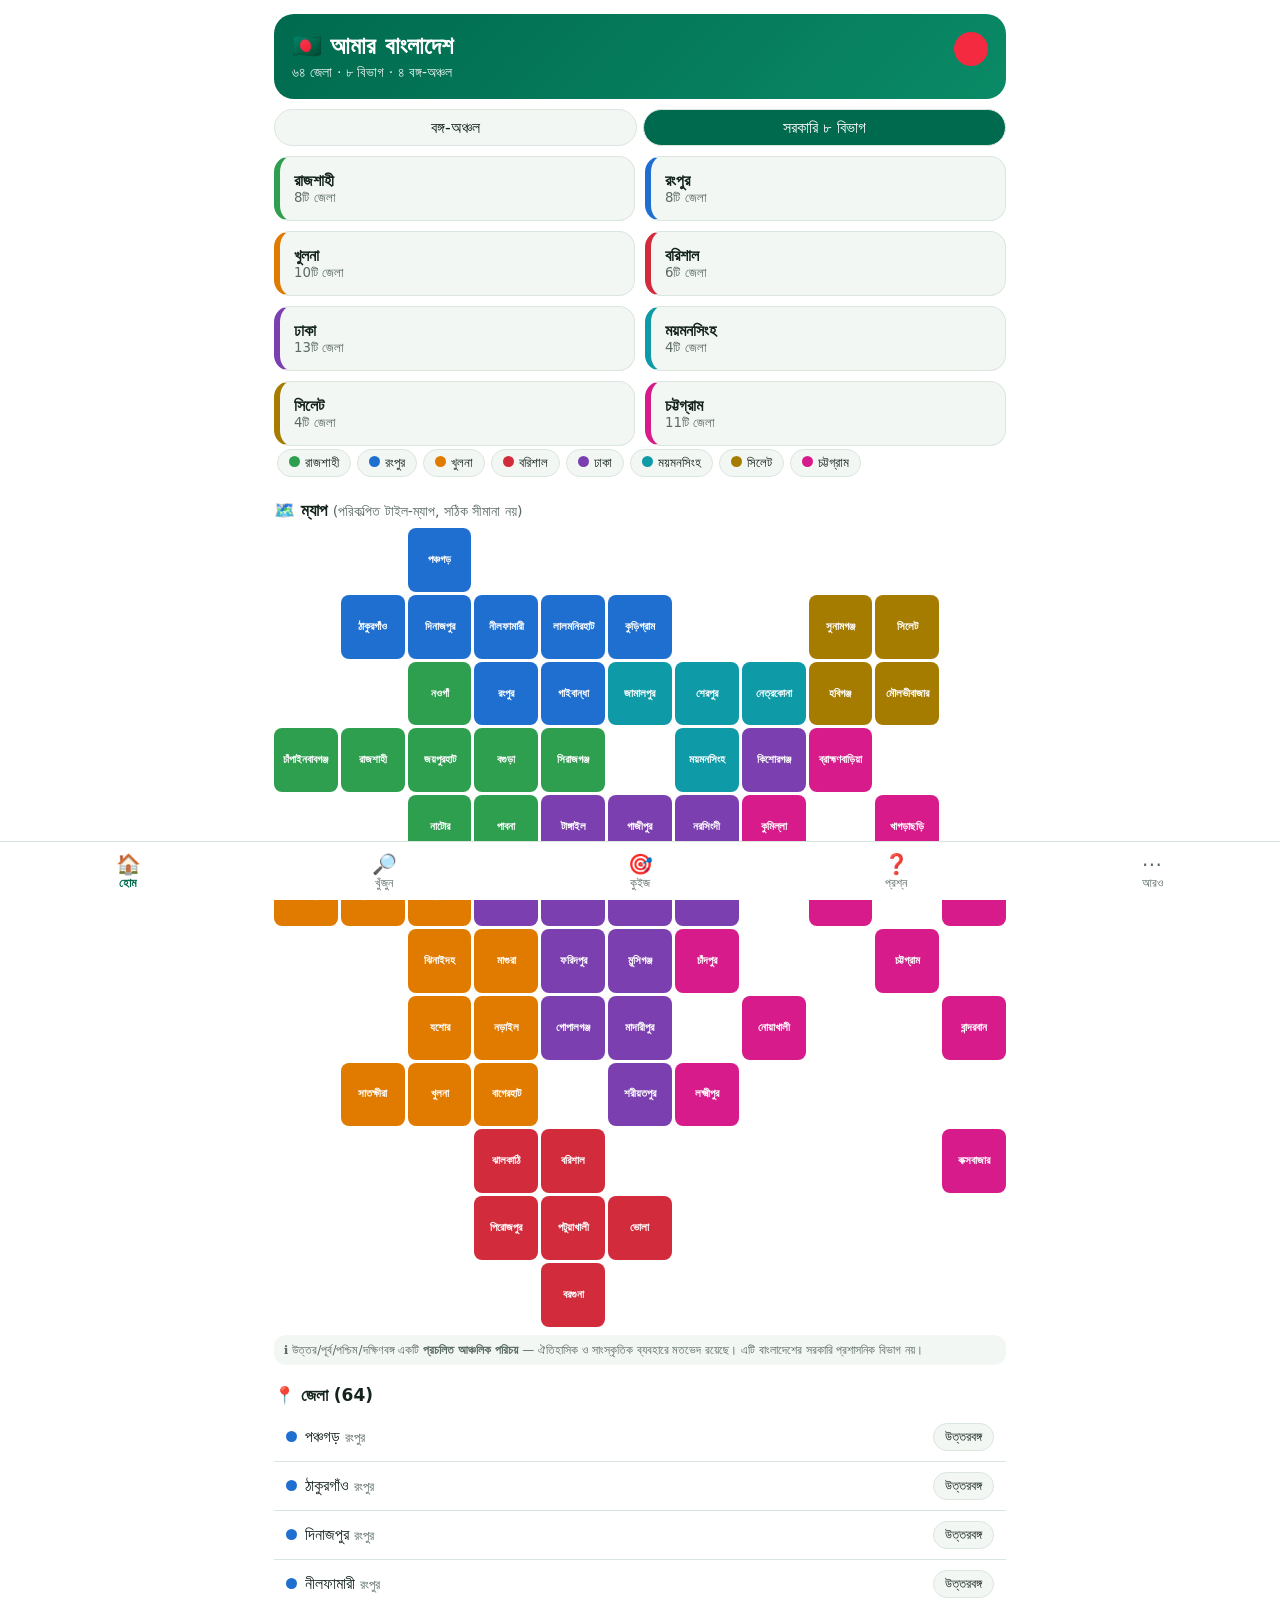
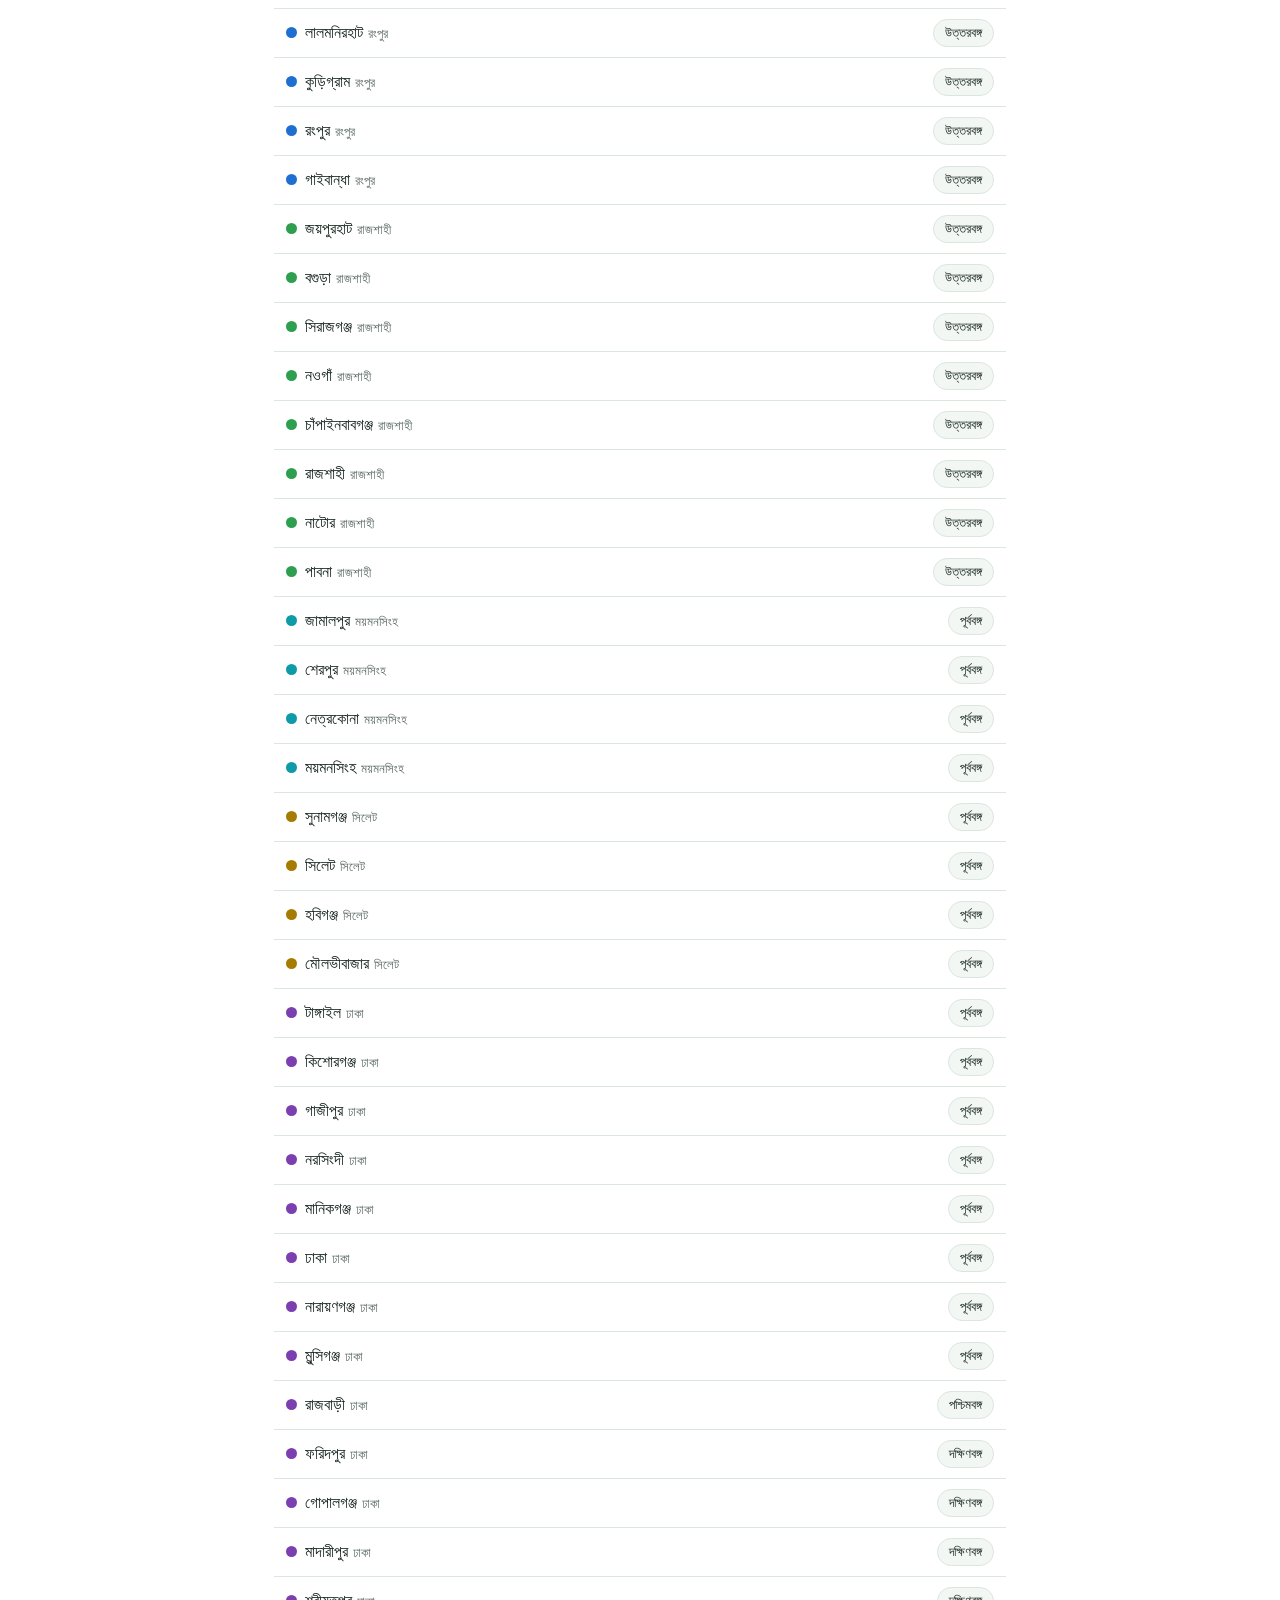
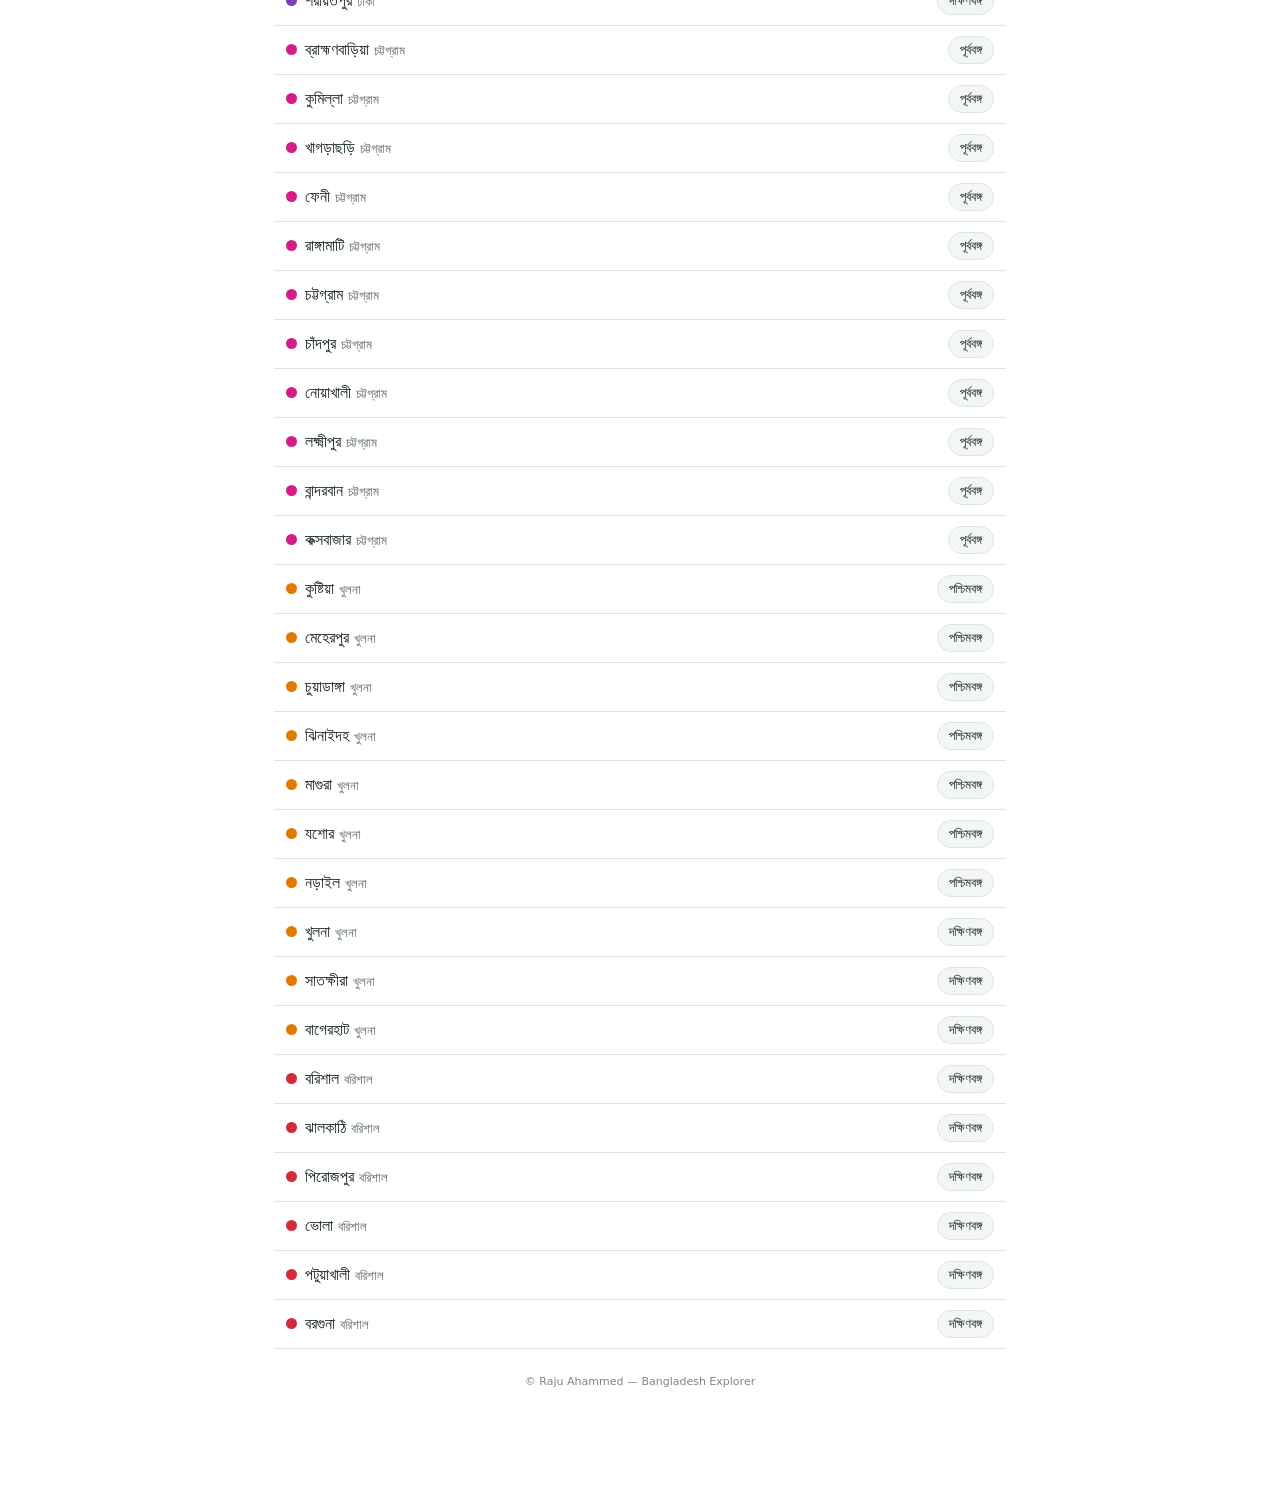
<file: index-7.html>
<!DOCTYPE html><html lang="bn"><head><meta charset="utf-8"><title>Bangladesh Explorer</title>
<meta name="viewport" content="width=device-width, initial-scale=1, viewport-fit=cover">
<style>
:root{--bg:#fff;--fg:#14231b;--card:#f3f7f4;--g:#006a4e;--r:#f42a41;--mut:#5b6b62;--bd:#dbe6df;box-sizing:border-box;padding-top:env(safe-area-inset-top,0px);padding-bottom:env(safe-area-inset-bottom,0px)}
@media(prefers-color-scheme:dark){:root:not([data-theme=light]){--bg:#0e1712;--fg:#e8f2ec;--card:#16241c;--mut:#9db0a5;--bd:#25382d}}
:root[data-theme=dark]{--bg:#0e1712;--fg:#e8f2ec;--card:#16241c;--mut:#9db0a5;--bd:#25382d}
*{box-sizing:border-box}html{scroll-padding-top:env(safe-area-inset-top,0px)}
body{margin:0;background:var(--bg);color:var(--fg);font-family:'Noto Sans Bengali','Kalpurush','Siyam Rupali','Nirmala UI','Bangla Sangam MN',system-ui,sans-serif;padding-bottom:78px}
main{max-width:760px;margin:auto;padding:14px}
h1{margin:0;font-size:24px}h2{font-size:17px;margin:20px 0 8px}
.top{background:linear-gradient(135deg,var(--g),#0a8a66);color:#fff;border-radius:20px;padding:18px;position:relative}
.top:after{content:"";position:absolute;right:18px;top:18px;width:34px;height:34px;border-radius:50%;background:var(--r)}
.top p{margin:4px 0 0;opacity:.9;font-size:14px}
.cards{display:grid;grid-template-columns:1fr 1fr;gap:10px}
.card{background:var(--card);border:1px solid var(--bd);border-radius:16px;padding:12px;transition:.2s}
button{font:inherit;color:inherit;cursor:pointer}
.reg{border-left:6px solid;text-align:left;font-weight:700;background:var(--card);border-radius:16px;border-top:1px solid var(--bd);border-right:1px solid var(--bd);border-bottom:1px solid var(--bd);padding:14px}
.reg small{display:block;color:var(--mut);font-weight:400}
.reg.on{transform:scale(1.03);box-shadow:0 4px 14px #0003}
.map{display:grid;grid-template-columns:repeat(11,1fr);gap:3px;margin-top:8px}
.t{aspect-ratio:1;border:0;border-radius:8px;font-size:clamp(7px,2.2vw,11px);line-height:1.1;padding:1px;color:#fff;font-weight:600;transition:.15s;overflow:hidden}
.t:hover,.t:active{transform:scale(1.25);z-index:2}.t.dim{opacity:.18}
.seg{display:flex;gap:6px;margin:10px 0}.seg button{flex:1;border:1px solid var(--bd);background:var(--card);border-radius:999px;padding:8px}
.seg .on{background:var(--g);color:#fff}
.note{font-size:12px;color:var(--mut);background:var(--card);border-radius:12px;padding:8px 10px;margin-top:8px}
.chip{display:inline-block;background:var(--card);border:1px solid var(--bd);border-radius:999px;padding:5px 11px;margin:3px;font-size:13px}
input{width:100%;font:inherit;padding:12px 14px;border-radius:14px;border:1px solid var(--bd);background:var(--card);color:var(--fg)}
.row{display:flex;justify-content:space-between;align-items:center;padding:10px 12px;border-bottom:1px solid var(--bd);cursor:pointer}
nav{position:fixed;bottom:0;left:0;right:0;display:flex;background:var(--bg);border-top:1px solid var(--bd);padding-bottom:env(safe-area-inset-bottom,0px)}
nav button{flex:1;border:0;background:none;padding:10px 0;font-size:12px;color:var(--mut)}nav .on{color:var(--g);font-weight:700}
nav span{display:block;font-size:20px}
#sheet{position:fixed;inset:0;background:#0007;display:none;align-items:flex-end;justify-content:center;z-index:9}
#sheet.open{display:flex}
#sh{background:var(--bg);width:100%;max-width:760px;max-height:88%;overflow:auto;border-radius:24px 24px 0 0;padding:18px;animation:up .25s}
@keyframes up{from{transform:translateY(40px);opacity:0}}
.foot{text-align:center;font-size:11px;color:var(--mut);margin:26px 0 6px;opacity:.8}
a{color:var(--g);font-weight:700}
.opt{display:block;width:100%;text-align:left;margin:6px 0;padding:12px;border-radius:12px;border:1px solid var(--bd);background:var(--card)}
.ok{background:#1b9a5f;color:#fff}.no{background:var(--r);color:#fff}
label{display:block;font-size:12px;color:var(--mut);margin:8px 0 3px}textarea,select{width:100%;font:inherit;padding:10px;border-radius:12px;border:1px solid var(--bd);background:var(--card);color:var(--fg)}
.fbw{perspective:700px;margin-top:14px;padding:6px 4px 10px}
.fb3d{display:flex;align-items:center;gap:12px;padding:12px 14px;border-radius:16px;background:linear-gradient(135deg,#1877f2,#0c5bd6);color:#fff;text-decoration:none;font-weight:700;transform-style:preserve-3d;animation:fbf 4s ease-in-out infinite;box-shadow:0 6px 0 #0a45a3,0 14px 22px #0004;transition:transform .3s}
.fb3d:hover,.fb3d:active{animation-play-state:paused;transform:rotateX(10deg) rotateY(-12deg) translateZ(14px)}
@keyframes fbf{0%,100%{transform:rotateX(6deg) rotateY(-8deg)}50%{transform:rotateX(-4deg) rotateY(8deg) translateY(-3px)}}
.fb3d i{font-style:normal;width:40px;height:40px;border-radius:50%;background:#fff;color:#1877f2;display:flex;align-items:center;justify-content:center;font-size:26px;font-weight:800;transform:translateZ(26px);box-shadow:0 4px 8px #0003}
.fb3d span{display:block;transform:translateZ(14px)}.fb3d small{display:block;font-weight:400;opacity:.9}
@media(prefers-reduced-motion:reduce){.fb3d{animation:none}}
.qo{display:block;margin:6px 0}.qo input{display:none}.qo span{display:block;padding:12px;border:1px solid var(--bd);border-radius:12px;background:var(--bg)}.qo input:checked+span{background:#f42a41;color:#fff}.qo input:checked+span.c{background:#1b9a5f}
.t{display:flex;align-items:center;justify-content:center;text-align:center;text-decoration:none}
.sheet{display:none;position:fixed;inset:0;background:#0007;align-items:flex-end;justify-content:center;z-index:9}.sheet:target{display:flex}
.sh{background:var(--bg);width:100%;max-width:760px;max-height:88%;overflow:auto;border-radius:24px 24px 0 0;padding:18px}
nav a{flex:1;text-align:center;padding:10px 0;font-size:12px;color:var(--mut);text-decoration:none;font-weight:400}nav a span{display:block;font-size:20px}
details summary{cursor:pointer;padding:4px 0}html{scroll-behavior:smooth}
</style><script>window.onerror=function(m,u,l){var a=document.getElementById('app');if(a)a.innerHTML='<div style="padding:16px;font-family:sans-serif"><b>ত্রুটি:</b> '+m+' (line '+l+')<br><br><button onclick="try{localStorage.removeItem(\'bdData\')}catch(e){}location.reload()">রিসেট করে রিলোড করুন</button></div>'}</script></head><body><main id="app"><div id="home"></div><div class="top"><h1>🇧🇩 আমার বাংলাদেশ</h1><p>৬৪ জেলা · ৮ বিভাগ · ৪ বঙ্গ-অঞ্চল</p></div><div class="note">📄 সরল সংস্করণ: জেলায় ট্যাপ করলে তথ্য খুলবে। সার্চ, কুইজ ও অ্যাডমিন প্যানেল চালাতে ফাইলটি Chrome/Safari ব্রাউজারে খুলুন।</div><div><span class="chip"><i style="display:inline-block;width:11px;height:11px;border-radius:50%;margin-right:6px;background:#2e9e4f"></i>রাজশাহী</span><span class="chip"><i style="display:inline-block;width:11px;height:11px;border-radius:50%;margin-right:6px;background:#1f6fd1"></i>রংপুর</span><span class="chip"><i style="display:inline-block;width:11px;height:11px;border-radius:50%;margin-right:6px;background:#e07b00"></i>খুলনা</span><span class="chip"><i style="display:inline-block;width:11px;height:11px;border-radius:50%;margin-right:6px;background:#d22b3c"></i>বরিশাল</span><span class="chip"><i style="display:inline-block;width:11px;height:11px;border-radius:50%;margin-right:6px;background:#7b3fb0"></i>ঢাকা</span><span class="chip"><i style="display:inline-block;width:11px;height:11px;border-radius:50%;margin-right:6px;background:#0e9aa7"></i>ময়মনসিংহ</span><span class="chip"><i style="display:inline-block;width:11px;height:11px;border-radius:50%;margin-right:6px;background:#a67c00"></i>সিলেট</span><span class="chip"><i style="display:inline-block;width:11px;height:11px;border-radius:50%;margin-right:6px;background:#d81b8a"></i>চট্টগ্রাম</span></div><h2>🗺️ ম্যাপ <small style="font-weight:400;color:var(--mut)">(পরিকল্পিত টাইল-ম্যাপ)</small></h2><div class="map" style="grid-template-columns:repeat(11,1fr);grid-template-rows:repeat(12,auto)"><a class="t" href="#d-Panchagarh" style="grid-column:3;grid-row:1;background:#1f6fd1">পঞ্চগড়</a><a class="t" href="#d-Thakurgaon" style="grid-column:2;grid-row:2;background:#1f6fd1">ঠাকুরগাঁও</a><a class="t" href="#d-Dinajpur" style="grid-column:3;grid-row:2;background:#1f6fd1">দিনাজপুর</a><a class="t" href="#d-Nilphamari" style="grid-column:4;grid-row:2;background:#1f6fd1">নীলফামারী</a><a class="t" href="#d-Lalmonirhat" style="grid-column:5;grid-row:2;background:#1f6fd1">লালমনিরহাট</a><a class="t" href="#d-Kurigram" style="grid-column:6;grid-row:2;background:#1f6fd1">কুড়িগ্রাম</a><a class="t" href="#d-Rangpur" style="grid-column:4;grid-row:3;background:#1f6fd1">রংপুর</a><a class="t" href="#d-Gaibandha" style="grid-column:5;grid-row:3;background:#1f6fd1">গাইবান্ধা</a><a class="t" href="#d-Joypurhat" style="grid-column:3;grid-row:4;background:#2e9e4f">জয়পুরহাট</a><a class="t" href="#d-Bogura" style="grid-column:4;grid-row:4;background:#2e9e4f">বগুড়া</a><a class="t" href="#d-Sirajganj" style="grid-column:5;grid-row:4;background:#2e9e4f">সিরাজগঞ্জ</a><a class="t" href="#d-Naogaon" style="grid-column:3;grid-row:3;background:#2e9e4f">নওগাঁ</a><a class="t" href="#d-Chapainawabganj" style="grid-column:1;grid-row:4;background:#2e9e4f">চাঁপাইনবাবগঞ্জ</a><a class="t" href="#d-Rajshahi" style="grid-column:2;grid-row:4;background:#2e9e4f">রাজশাহী</a><a class="t" href="#d-Natore" style="grid-column:3;grid-row:5;background:#2e9e4f">নাটোর</a><a class="t" href="#d-Pabna" style="grid-column:4;grid-row:5;background:#2e9e4f">পাবনা</a><a class="t" href="#d-Jamalpur" style="grid-column:6;grid-row:3;background:#0e9aa7">জামালপুর</a><a class="t" href="#d-Sherpur" style="grid-column:7;grid-row:3;background:#0e9aa7">শেরপুর</a><a class="t" href="#d-Netrokona" style="grid-column:8;grid-row:3;background:#0e9aa7">নেত্রকোনা</a><a class="t" href="#d-Mymensingh" style="grid-column:7;grid-row:4;background:#0e9aa7">ময়মনসিংহ</a><a class="t" href="#d-Sunamganj" style="grid-column:9;grid-row:2;background:#a67c00">সুনামগঞ্জ</a><a class="t" href="#d-Sylhet" style="grid-column:10;grid-row:2;background:#a67c00">সিলেট</a><a class="t" href="#d-Habiganj" style="grid-column:9;grid-row:3;background:#a67c00">হবিগঞ্জ</a><a class="t" href="#d-Moulvibazar" style="grid-column:10;grid-row:3;background:#a67c00">মৌলভীবাজার</a><a class="t" href="#d-Tangail" style="grid-column:5;grid-row:5;background:#7b3fb0">টাঙ্গাইল</a><a class="t" href="#d-Kishoreganj" style="grid-column:8;grid-row:4;background:#7b3fb0">কিশোরগঞ্জ</a><a class="t" href="#d-Gazipur" style="grid-column:6;grid-row:5;background:#7b3fb0">গাজীপুর</a><a class="t" href="#d-Narsingdi" style="grid-column:7;grid-row:5;background:#7b3fb0">নরসিংদী</a><a class="t" href="#d-Manikganj" style="grid-column:5;grid-row:6;background:#7b3fb0">মানিকগঞ্জ</a><a class="t" href="#d-Dhaka" style="grid-column:6;grid-row:6;background:#7b3fb0">ঢাকা</a><a class="t" href="#d-Narayanganj" style="grid-column:7;grid-row:6;background:#7b3fb0">নারায়ণগঞ্জ</a><a class="t" href="#d-Munshiganj" style="grid-column:6;grid-row:7;background:#7b3fb0">মুন্সিগঞ্জ</a><a class="t" href="#d-Rajbari" style="grid-column:4;grid-row:6;background:#7b3fb0">রাজবাড়ী</a><a class="t" href="#d-Faridpur" style="grid-column:5;grid-row:7;background:#7b3fb0">ফরিদপুর</a><a class="t" href="#d-Gopalganj" style="grid-column:5;grid-row:8;background:#7b3fb0">গোপালগঞ্জ</a><a class="t" href="#d-Madaripur" style="grid-column:6;grid-row:8;background:#7b3fb0">মাদারীপুর</a><a class="t" href="#d-Shariatpur" style="grid-column:6;grid-row:9;background:#7b3fb0">শরীয়তপুর</a><a class="t" href="#d-Brahmanbaria" style="grid-column:9;grid-row:4;background:#d81b8a">ব্রাহ্মণবাড়িয়া</a><a class="t" href="#d-Cumilla" style="grid-column:8;grid-row:5;background:#d81b8a">কুমিল্লা</a><a class="t" href="#d-Khagrachhari" style="grid-column:10;grid-row:5;background:#d81b8a">খাগড়াছড়ি</a><a class="t" href="#d-Feni" style="grid-column:9;grid-row:6;background:#d81b8a">ফেনী</a><a class="t" href="#d-Rangamati" style="grid-column:11;grid-row:6;background:#d81b8a">রাঙ্গামাটি</a><a class="t" href="#d-Chattogram" style="grid-column:10;grid-row:7;background:#d81b8a">চট্টগ্রাম</a><a class="t" href="#d-Chandpur" style="grid-column:7;grid-row:7;background:#d81b8a">চাঁদপুর</a><a class="t" href="#d-Noakhali" style="grid-column:8;grid-row:8;background:#d81b8a">নোয়াখালী</a><a class="t" href="#d-Lakshmipur" style="grid-column:7;grid-row:9;background:#d81b8a">লক্ষ্মীপুর</a><a class="t" href="#d-Bandarban" style="grid-column:11;grid-row:8;background:#d81b8a">বান্দরবান</a><a class="t" href="#d-Cox-s-Bazar" style="grid-column:11;grid-row:10;background:#d81b8a">কক্সবাজার</a><a class="t" href="#d-Kushtia" style="grid-column:3;grid-row:6;background:#e07b00">কুষ্টিয়া</a><a class="t" href="#d-Meherpur" style="grid-column:1;grid-row:6;background:#e07b00">মেহেরপুর</a><a class="t" href="#d-Chuadanga" style="grid-column:2;grid-row:6;background:#e07b00">চুয়াডাঙ্গা</a><a class="t" href="#d-Jhenaidah" style="grid-column:3;grid-row:7;background:#e07b00">ঝিনাইদহ</a><a class="t" href="#d-Magura" style="grid-column:4;grid-row:7;background:#e07b00">মাগুরা</a><a class="t" href="#d-Jashore" style="grid-column:3;grid-row:8;background:#e07b00">যশোর</a><a class="t" href="#d-Narail" style="grid-column:4;grid-row:8;background:#e07b00">নড়াইল</a><a class="t" href="#d-Khulna" style="grid-column:3;grid-row:9;background:#e07b00">খুলনা</a><a class="t" href="#d-Satkhira" style="grid-column:2;grid-row:9;background:#e07b00">সাতক্ষীরা</a><a class="t" href="#d-Bagerhat" style="grid-column:4;grid-row:9;background:#e07b00">বাগেরহাট</a><a class="t" href="#d-Barishal" style="grid-column:5;grid-row:10;background:#d22b3c">বরিশাল</a><a class="t" href="#d-Jhalokati" style="grid-column:4;grid-row:10;background:#d22b3c">ঝালকাঠি</a><a class="t" href="#d-Pirojpur" style="grid-column:4;grid-row:11;background:#d22b3c">পিরোজপুর</a><a class="t" href="#d-Bhola" style="grid-column:6;grid-row:11;background:#d22b3c">ভোলা</a><a class="t" href="#d-Patuakhali" style="grid-column:5;grid-row:11;background:#d22b3c">পটুয়াখালী</a><a class="t" href="#d-Barguna" style="grid-column:5;grid-row:12;background:#d22b3c">বরগুনা</a></div><div class="note">ℹ️ উত্তর/পূর্ব/পশ্চিম/দক্ষিণবঙ্গ একটি <b>প্রচলিত আঞ্চলিক পরিচয়</b> — মতভেদ রয়েছে। এটি সরকারি প্রশাসনিক বিভাগ নয়।</div><h2 id="divs">🗺️ সরকারি ৮ বিভাগ</h2><details class="card" style="margin:6px 0"><summary><b style="color:#2e9e4f">রাজশাহী</b> (8টি জেলা)</summary><a class="row" href="#d-Joypurhat" style="text-decoration:none;color:inherit"><span><i style="display:inline-block;width:11px;height:11px;border-radius:50%;margin-right:6px;background:#2e9e4f"></i>জয়পুরহাট</span><span class="chip" style="margin:0">উত্তরবঙ্গ</span></a><a class="row" href="#d-Bogura" style="text-decoration:none;color:inherit"><span><i style="display:inline-block;width:11px;height:11px;border-radius:50%;margin-right:6px;background:#2e9e4f"></i>বগুড়া</span><span class="chip" style="margin:0">উত্তরবঙ্গ</span></a><a class="row" href="#d-Sirajganj" style="text-decoration:none;color:inherit"><span><i style="display:inline-block;width:11px;height:11px;border-radius:50%;margin-right:6px;background:#2e9e4f"></i>সিরাজগঞ্জ</span><span class="chip" style="margin:0">উত্তরবঙ্গ</span></a><a class="row" href="#d-Naogaon" style="text-decoration:none;color:inherit"><span><i style="display:inline-block;width:11px;height:11px;border-radius:50%;margin-right:6px;background:#2e9e4f"></i>নওগাঁ</span><span class="chip" style="margin:0">উত্তরবঙ্গ</span></a><a class="row" href="#d-Chapainawabganj" style="text-decoration:none;color:inherit"><span><i style="display:inline-block;width:11px;height:11px;border-radius:50%;margin-right:6px;background:#2e9e4f"></i>চাঁপাইনবাবগঞ্জ</span><span class="chip" style="margin:0">উত্তরবঙ্গ</span></a><a class="row" href="#d-Rajshahi" style="text-decoration:none;color:inherit"><span><i style="display:inline-block;width:11px;height:11px;border-radius:50%;margin-right:6px;background:#2e9e4f"></i>রাজশাহী</span><span class="chip" style="margin:0">উত্তরবঙ্গ</span></a><a class="row" href="#d-Natore" style="text-decoration:none;color:inherit"><span><i style="display:inline-block;width:11px;height:11px;border-radius:50%;margin-right:6px;background:#2e9e4f"></i>নাটোর</span><span class="chip" style="margin:0">উত্তরবঙ্গ</span></a><a class="row" href="#d-Pabna" style="text-decoration:none;color:inherit"><span><i style="display:inline-block;width:11px;height:11px;border-radius:50%;margin-right:6px;background:#2e9e4f"></i>পাবনা</span><span class="chip" style="margin:0">উত্তরবঙ্গ</span></a></details><details class="card" style="margin:6px 0"><summary><b style="color:#1f6fd1">রংপুর</b> (8টি জেলা)</summary><a class="row" href="#d-Panchagarh" style="text-decoration:none;color:inherit"><span><i style="display:inline-block;width:11px;height:11px;border-radius:50%;margin-right:6px;background:#1f6fd1"></i>পঞ্চগড়</span><span class="chip" style="margin:0">উত্তরবঙ্গ</span></a><a class="row" href="#d-Thakurgaon" style="text-decoration:none;color:inherit"><span><i style="display:inline-block;width:11px;height:11px;border-radius:50%;margin-right:6px;background:#1f6fd1"></i>ঠাকুরগাঁও</span><span class="chip" style="margin:0">উত্তরবঙ্গ</span></a><a class="row" href="#d-Dinajpur" style="text-decoration:none;color:inherit"><span><i style="display:inline-block;width:11px;height:11px;border-radius:50%;margin-right:6px;background:#1f6fd1"></i>দিনাজপুর</span><span class="chip" style="margin:0">উত্তরবঙ্গ</span></a><a class="row" href="#d-Nilphamari" style="text-decoration:none;color:inherit"><span><i style="display:inline-block;width:11px;height:11px;border-radius:50%;margin-right:6px;background:#1f6fd1"></i>নীলফামারী</span><span class="chip" style="margin:0">উত্তরবঙ্গ</span></a><a class="row" href="#d-Lalmonirhat" style="text-decoration:none;color:inherit"><span><i style="display:inline-block;width:11px;height:11px;border-radius:50%;margin-right:6px;background:#1f6fd1"></i>লালমনিরহাট</span><span class="chip" style="margin:0">উত্তরবঙ্গ</span></a><a class="row" href="#d-Kurigram" style="text-decoration:none;color:inherit"><span><i style="display:inline-block;width:11px;height:11px;border-radius:50%;margin-right:6px;background:#1f6fd1"></i>কুড়িগ্রাম</span><span class="chip" style="margin:0">উত্তরবঙ্গ</span></a><a class="row" href="#d-Rangpur" style="text-decoration:none;color:inherit"><span><i style="display:inline-block;width:11px;height:11px;border-radius:50%;margin-right:6px;background:#1f6fd1"></i>রংপুর</span><span class="chip" style="margin:0">উত্তরবঙ্গ</span></a><a class="row" href="#d-Gaibandha" style="text-decoration:none;color:inherit"><span><i style="display:inline-block;width:11px;height:11px;border-radius:50%;margin-right:6px;background:#1f6fd1"></i>গাইবান্ধা</span><span class="chip" style="margin:0">উত্তরবঙ্গ</span></a></details><details class="card" style="margin:6px 0"><summary><b style="color:#e07b00">খুলনা</b> (10টি জেলা)</summary><a class="row" href="#d-Kushtia" style="text-decoration:none;color:inherit"><span><i style="display:inline-block;width:11px;height:11px;border-radius:50%;margin-right:6px;background:#e07b00"></i>কুষ্টিয়া</span><span class="chip" style="margin:0">পশ্চিমবঙ্গ</span></a><a class="row" href="#d-Meherpur" style="text-decoration:none;color:inherit"><span><i style="display:inline-block;width:11px;height:11px;border-radius:50%;margin-right:6px;background:#e07b00"></i>মেহেরপুর</span><span class="chip" style="margin:0">পশ্চিমবঙ্গ</span></a><a class="row" href="#d-Chuadanga" style="text-decoration:none;color:inherit"><span><i style="display:inline-block;width:11px;height:11px;border-radius:50%;margin-right:6px;background:#e07b00"></i>চুয়াডাঙ্গা</span><span class="chip" style="margin:0">পশ্চিমবঙ্গ</span></a><a class="row" href="#d-Jhenaidah" style="text-decoration:none;color:inherit"><span><i style="display:inline-block;width:11px;height:11px;border-radius:50%;margin-right:6px;background:#e07b00"></i>ঝিনাইদহ</span><span class="chip" style="margin:0">পশ্চিমবঙ্গ</span></a><a class="row" href="#d-Magura" style="text-decoration:none;color:inherit"><span><i style="display:inline-block;width:11px;height:11px;border-radius:50%;margin-right:6px;background:#e07b00"></i>মাগুরা</span><span class="chip" style="margin:0">পশ্চিমবঙ্গ</span></a><a class="row" href="#d-Jashore" style="text-decoration:none;color:inherit"><span><i style="display:inline-block;width:11px;height:11px;border-radius:50%;margin-right:6px;background:#e07b00"></i>যশোর</span><span class="chip" style="margin:0">পশ্চিমবঙ্গ</span></a><a class="row" href="#d-Narail" style="text-decoration:none;color:inherit"><span><i style="display:inline-block;width:11px;height:11px;border-radius:50%;margin-right:6px;background:#e07b00"></i>নড়াইল</span><span class="chip" style="margin:0">পশ্চিমবঙ্গ</span></a><a class="row" href="#d-Khulna" style="text-decoration:none;color:inherit"><span><i style="display:inline-block;width:11px;height:11px;border-radius:50%;margin-right:6px;background:#e07b00"></i>খুলনা</span><span class="chip" style="margin:0">দক্ষিণবঙ্গ</span></a><a class="row" href="#d-Satkhira" style="text-decoration:none;color:inherit"><span><i style="display:inline-block;width:11px;height:11px;border-radius:50%;margin-right:6px;background:#e07b00"></i>সাতক্ষীরা</span><span class="chip" style="margin:0">দক্ষিণবঙ্গ</span></a><a class="row" href="#d-Bagerhat" style="text-decoration:none;color:inherit"><span><i style="display:inline-block;width:11px;height:11px;border-radius:50%;margin-right:6px;background:#e07b00"></i>বাগেরহাট</span><span class="chip" style="margin:0">দক্ষিণবঙ্গ</span></a></details><details class="card" style="margin:6px 0"><summary><b style="color:#d22b3c">বরিশাল</b> (6টি জেলা)</summary><a class="row" href="#d-Barishal" style="text-decoration:none;color:inherit"><span><i style="display:inline-block;width:11px;height:11px;border-radius:50%;margin-right:6px;background:#d22b3c"></i>বরিশাল</span><span class="chip" style="margin:0">দক্ষিণবঙ্গ</span></a><a class="row" href="#d-Jhalokati" style="text-decoration:none;color:inherit"><span><i style="display:inline-block;width:11px;height:11px;border-radius:50%;margin-right:6px;background:#d22b3c"></i>ঝালকাঠি</span><span class="chip" style="margin:0">দক্ষিণবঙ্গ</span></a><a class="row" href="#d-Pirojpur" style="text-decoration:none;color:inherit"><span><i style="display:inline-block;width:11px;height:11px;border-radius:50%;margin-right:6px;background:#d22b3c"></i>পিরোজপুর</span><span class="chip" style="margin:0">দক্ষিণবঙ্গ</span></a><a class="row" href="#d-Bhola" style="text-decoration:none;color:inherit"><span><i style="display:inline-block;width:11px;height:11px;border-radius:50%;margin-right:6px;background:#d22b3c"></i>ভোলা</span><span class="chip" style="margin:0">দক্ষিণবঙ্গ</span></a><a class="row" href="#d-Patuakhali" style="text-decoration:none;color:inherit"><span><i style="display:inline-block;width:11px;height:11px;border-radius:50%;margin-right:6px;background:#d22b3c"></i>পটুয়াখালী</span><span class="chip" style="margin:0">দক্ষিণবঙ্গ</span></a><a class="row" href="#d-Barguna" style="text-decoration:none;color:inherit"><span><i style="display:inline-block;width:11px;height:11px;border-radius:50%;margin-right:6px;background:#d22b3c"></i>বরগুনা</span><span class="chip" style="margin:0">দক্ষিণবঙ্গ</span></a></details><details class="card" style="margin:6px 0"><summary><b style="color:#7b3fb0">ঢাকা</b> (13টি জেলা)</summary><a class="row" href="#d-Tangail" style="text-decoration:none;color:inherit"><span><i style="display:inline-block;width:11px;height:11px;border-radius:50%;margin-right:6px;background:#7b3fb0"></i>টাঙ্গাইল</span><span class="chip" style="margin:0">পূর্ববঙ্গ</span></a><a class="row" href="#d-Kishoreganj" style="text-decoration:none;color:inherit"><span><i style="display:inline-block;width:11px;height:11px;border-radius:50%;margin-right:6px;background:#7b3fb0"></i>কিশোরগঞ্জ</span><span class="chip" style="margin:0">পূর্ববঙ্গ</span></a><a class="row" href="#d-Gazipur" style="text-decoration:none;color:inherit"><span><i style="display:inline-block;width:11px;height:11px;border-radius:50%;margin-right:6px;background:#7b3fb0"></i>গাজীপুর</span><span class="chip" style="margin:0">পূর্ববঙ্গ</span></a><a class="row" href="#d-Narsingdi" style="text-decoration:none;color:inherit"><span><i style="display:inline-block;width:11px;height:11px;border-radius:50%;margin-right:6px;background:#7b3fb0"></i>নরসিংদী</span><span class="chip" style="margin:0">পূর্ববঙ্গ</span></a><a class="row" href="#d-Manikganj" style="text-decoration:none;color:inherit"><span><i style="display:inline-block;width:11px;height:11px;border-radius:50%;margin-right:6px;background:#7b3fb0"></i>মানিকগঞ্জ</span><span class="chip" style="margin:0">পূর্ববঙ্গ</span></a><a class="row" href="#d-Dhaka" style="text-decoration:none;color:inherit"><span><i style="display:inline-block;width:11px;height:11px;border-radius:50%;margin-right:6px;background:#7b3fb0"></i>ঢাকা</span><span class="chip" style="margin:0">পূর্ববঙ্গ</span></a><a class="row" href="#d-Narayanganj" style="text-decoration:none;color:inherit"><span><i style="display:inline-block;width:11px;height:11px;border-radius:50%;margin-right:6px;background:#7b3fb0"></i>নারায়ণগঞ্জ</span><span class="chip" style="margin:0">পূর্ববঙ্গ</span></a><a class="row" href="#d-Munshiganj" style="text-decoration:none;color:inherit"><span><i style="display:inline-block;width:11px;height:11px;border-radius:50%;margin-right:6px;background:#7b3fb0"></i>মুন্সিগঞ্জ</span><span class="chip" style="margin:0">পূর্ববঙ্গ</span></a><a class="row" href="#d-Rajbari" style="text-decoration:none;color:inherit"><span><i style="display:inline-block;width:11px;height:11px;border-radius:50%;margin-right:6px;background:#7b3fb0"></i>রাজবাড়ী</span><span class="chip" style="margin:0">পশ্চিমবঙ্গ</span></a><a class="row" href="#d-Faridpur" style="text-decoration:none;color:inherit"><span><i style="display:inline-block;width:11px;height:11px;border-radius:50%;margin-right:6px;background:#7b3fb0"></i>ফরিদপুর</span><span class="chip" style="margin:0">দক্ষিণবঙ্গ</span></a><a class="row" href="#d-Gopalganj" style="text-decoration:none;color:inherit"><span><i style="display:inline-block;width:11px;height:11px;border-radius:50%;margin-right:6px;background:#7b3fb0"></i>গোপালগঞ্জ</span><span class="chip" style="margin:0">দক্ষিণবঙ্গ</span></a><a class="row" href="#d-Madaripur" style="text-decoration:none;color:inherit"><span><i style="display:inline-block;width:11px;height:11px;border-radius:50%;margin-right:6px;background:#7b3fb0"></i>মাদারীপুর</span><span class="chip" style="margin:0">দক্ষিণবঙ্গ</span></a><a class="row" href="#d-Shariatpur" style="text-decoration:none;color:inherit"><span><i style="display:inline-block;width:11px;height:11px;border-radius:50%;margin-right:6px;background:#7b3fb0"></i>শরীয়তপুর</span><span class="chip" style="margin:0">দক্ষিণবঙ্গ</span></a></details><details class="card" style="margin:6px 0"><summary><b style="color:#0e9aa7">ময়মনসিংহ</b> (4টি জেলা)</summary><a class="row" href="#d-Jamalpur" style="text-decoration:none;color:inherit"><span><i style="display:inline-block;width:11px;height:11px;border-radius:50%;margin-right:6px;background:#0e9aa7"></i>জামালপুর</span><span class="chip" style="margin:0">পূর্ববঙ্গ</span></a><a class="row" href="#d-Sherpur" style="text-decoration:none;color:inherit"><span><i style="display:inline-block;width:11px;height:11px;border-radius:50%;margin-right:6px;background:#0e9aa7"></i>শেরপুর</span><span class="chip" style="margin:0">পূর্ববঙ্গ</span></a><a class="row" href="#d-Netrokona" style="text-decoration:none;color:inherit"><span><i style="display:inline-block;width:11px;height:11px;border-radius:50%;margin-right:6px;background:#0e9aa7"></i>নেত্রকোনা</span><span class="chip" style="margin:0">পূর্ববঙ্গ</span></a><a class="row" href="#d-Mymensingh" style="text-decoration:none;color:inherit"><span><i style="display:inline-block;width:11px;height:11px;border-radius:50%;margin-right:6px;background:#0e9aa7"></i>ময়মনসিংহ</span><span class="chip" style="margin:0">পূর্ববঙ্গ</span></a></details><details class="card" style="margin:6px 0"><summary><b style="color:#a67c00">সিলেট</b> (4টি জেলা)</summary><a class="row" href="#d-Sunamganj" style="text-decoration:none;color:inherit"><span><i style="display:inline-block;width:11px;height:11px;border-radius:50%;margin-right:6px;background:#a67c00"></i>সুনামগঞ্জ</span><span class="chip" style="margin:0">পূর্ববঙ্গ</span></a><a class="row" href="#d-Sylhet" style="text-decoration:none;color:inherit"><span><i style="display:inline-block;width:11px;height:11px;border-radius:50%;margin-right:6px;background:#a67c00"></i>সিলেট</span><span class="chip" style="margin:0">পূর্ববঙ্গ</span></a><a class="row" href="#d-Habiganj" style="text-decoration:none;color:inherit"><span><i style="display:inline-block;width:11px;height:11px;border-radius:50%;margin-right:6px;background:#a67c00"></i>হবিগঞ্জ</span><span class="chip" style="margin:0">পূর্ববঙ্গ</span></a><a class="row" href="#d-Moulvibazar" style="text-decoration:none;color:inherit"><span><i style="display:inline-block;width:11px;height:11px;border-radius:50%;margin-right:6px;background:#a67c00"></i>মৌলভীবাজার</span><span class="chip" style="margin:0">পূর্ববঙ্গ</span></a></details><details class="card" style="margin:6px 0"><summary><b style="color:#d81b8a">চট্টগ্রাম</b> (11টি জেলা)</summary><a class="row" href="#d-Brahmanbaria" style="text-decoration:none;color:inherit"><span><i style="display:inline-block;width:11px;height:11px;border-radius:50%;margin-right:6px;background:#d81b8a"></i>ব্রাহ্মণবাড়িয়া</span><span class="chip" style="margin:0">পূর্ববঙ্গ</span></a><a class="row" href="#d-Cumilla" style="text-decoration:none;color:inherit"><span><i style="display:inline-block;width:11px;height:11px;border-radius:50%;margin-right:6px;background:#d81b8a"></i>কুমিল্লা</span><span class="chip" style="margin:0">পূর্ববঙ্গ</span></a><a class="row" href="#d-Khagrachhari" style="text-decoration:none;color:inherit"><span><i style="display:inline-block;width:11px;height:11px;border-radius:50%;margin-right:6px;background:#d81b8a"></i>খাগড়াছড়ি</span><span class="chip" style="margin:0">পূর্ববঙ্গ</span></a><a class="row" href="#d-Feni" style="text-decoration:none;color:inherit"><span><i style="display:inline-block;width:11px;height:11px;border-radius:50%;margin-right:6px;background:#d81b8a"></i>ফেনী</span><span class="chip" style="margin:0">পূর্ববঙ্গ</span></a><a class="row" href="#d-Rangamati" style="text-decoration:none;color:inherit"><span><i style="display:inline-block;width:11px;height:11px;border-radius:50%;margin-right:6px;background:#d81b8a"></i>রাঙ্গামাটি</span><span class="chip" style="margin:0">পূর্ববঙ্গ</span></a><a class="row" href="#d-Chattogram" style="text-decoration:none;color:inherit"><span><i style="display:inline-block;width:11px;height:11px;border-radius:50%;margin-right:6px;background:#d81b8a"></i>চট্টগ্রাম</span><span class="chip" style="margin:0">পূর্ববঙ্গ</span></a><a class="row" href="#d-Chandpur" style="text-decoration:none;color:inherit"><span><i style="display:inline-block;width:11px;height:11px;border-radius:50%;margin-right:6px;background:#d81b8a"></i>চাঁদপুর</span><span class="chip" style="margin:0">পূর্ববঙ্গ</span></a><a class="row" href="#d-Noakhali" style="text-decoration:none;color:inherit"><span><i style="display:inline-block;width:11px;height:11px;border-radius:50%;margin-right:6px;background:#d81b8a"></i>নোয়াখালী</span><span class="chip" style="margin:0">পূর্ববঙ্গ</span></a><a class="row" href="#d-Lakshmipur" style="text-decoration:none;color:inherit"><span><i style="display:inline-block;width:11px;height:11px;border-radius:50%;margin-right:6px;background:#d81b8a"></i>লক্ষ্মীপুর</span><span class="chip" style="margin:0">পূর্ববঙ্গ</span></a><a class="row" href="#d-Bandarban" style="text-decoration:none;color:inherit"><span><i style="display:inline-block;width:11px;height:11px;border-radius:50%;margin-right:6px;background:#d81b8a"></i>বান্দরবান</span><span class="chip" style="margin:0">পূর্ববঙ্গ</span></a><a class="row" href="#d-Cox-s-Bazar" style="text-decoration:none;color:inherit"><span><i style="display:inline-block;width:11px;height:11px;border-radius:50%;margin-right:6px;background:#d81b8a"></i>কক্সবাজার</span><span class="chip" style="margin:0">পূর্ববঙ্গ</span></a></details><h2 id="regs">🌍 ৪টি বঙ্গ-অঞ্চল</h2><details class="card" style="margin:6px 0"><summary><b style="color:#0a8a4e">উত্তরবঙ্গ</b> (16টি জেলা)</summary><a class="row" href="#d-Panchagarh" style="text-decoration:none;color:inherit"><span><i style="display:inline-block;width:11px;height:11px;border-radius:50%;margin-right:6px;background:#1f6fd1"></i>পঞ্চগড়</span><span class="chip" style="margin:0">উত্তরবঙ্গ</span></a><a class="row" href="#d-Thakurgaon" style="text-decoration:none;color:inherit"><span><i style="display:inline-block;width:11px;height:11px;border-radius:50%;margin-right:6px;background:#1f6fd1"></i>ঠাকুরগাঁও</span><span class="chip" style="margin:0">উত্তরবঙ্গ</span></a><a class="row" href="#d-Dinajpur" style="text-decoration:none;color:inherit"><span><i style="display:inline-block;width:11px;height:11px;border-radius:50%;margin-right:6px;background:#1f6fd1"></i>দিনাজপুর</span><span class="chip" style="margin:0">উত্তরবঙ্গ</span></a><a class="row" href="#d-Nilphamari" style="text-decoration:none;color:inherit"><span><i style="display:inline-block;width:11px;height:11px;border-radius:50%;margin-right:6px;background:#1f6fd1"></i>নীলফামারী</span><span class="chip" style="margin:0">উত্তরবঙ্গ</span></a><a class="row" href="#d-Lalmonirhat" style="text-decoration:none;color:inherit"><span><i style="display:inline-block;width:11px;height:11px;border-radius:50%;margin-right:6px;background:#1f6fd1"></i>লালমনিরহাট</span><span class="chip" style="margin:0">উত্তরবঙ্গ</span></a><a class="row" href="#d-Kurigram" style="text-decoration:none;color:inherit"><span><i style="display:inline-block;width:11px;height:11px;border-radius:50%;margin-right:6px;background:#1f6fd1"></i>কুড়িগ্রাম</span><span class="chip" style="margin:0">উত্তরবঙ্গ</span></a><a class="row" href="#d-Rangpur" style="text-decoration:none;color:inherit"><span><i style="display:inline-block;width:11px;height:11px;border-radius:50%;margin-right:6px;background:#1f6fd1"></i>রংপুর</span><span class="chip" style="margin:0">উত্তরবঙ্গ</span></a><a class="row" href="#d-Gaibandha" style="text-decoration:none;color:inherit"><span><i style="display:inline-block;width:11px;height:11px;border-radius:50%;margin-right:6px;background:#1f6fd1"></i>গাইবান্ধা</span><span class="chip" style="margin:0">উত্তরবঙ্গ</span></a><a class="row" href="#d-Joypurhat" style="text-decoration:none;color:inherit"><span><i style="display:inline-block;width:11px;height:11px;border-radius:50%;margin-right:6px;background:#2e9e4f"></i>জয়পুরহাট</span><span class="chip" style="margin:0">উত্তরবঙ্গ</span></a><a class="row" href="#d-Bogura" style="text-decoration:none;color:inherit"><span><i style="display:inline-block;width:11px;height:11px;border-radius:50%;margin-right:6px;background:#2e9e4f"></i>বগুড়া</span><span class="chip" style="margin:0">উত্তরবঙ্গ</span></a><a class="row" href="#d-Sirajganj" style="text-decoration:none;color:inherit"><span><i style="display:inline-block;width:11px;height:11px;border-radius:50%;margin-right:6px;background:#2e9e4f"></i>সিরাজগঞ্জ</span><span class="chip" style="margin:0">উত্তরবঙ্গ</span></a><a class="row" href="#d-Naogaon" style="text-decoration:none;color:inherit"><span><i style="display:inline-block;width:11px;height:11px;border-radius:50%;margin-right:6px;background:#2e9e4f"></i>নওগাঁ</span><span class="chip" style="margin:0">উত্তরবঙ্গ</span></a><a class="row" href="#d-Chapainawabganj" style="text-decoration:none;color:inherit"><span><i style="display:inline-block;width:11px;height:11px;border-radius:50%;margin-right:6px;background:#2e9e4f"></i>চাঁপাইনবাবগঞ্জ</span><span class="chip" style="margin:0">উত্তরবঙ্গ</span></a><a class="row" href="#d-Rajshahi" style="text-decoration:none;color:inherit"><span><i style="display:inline-block;width:11px;height:11px;border-radius:50%;margin-right:6px;background:#2e9e4f"></i>রাজশাহী</span><span class="chip" style="margin:0">উত্তরবঙ্গ</span></a><a class="row" href="#d-Natore" style="text-decoration:none;color:inherit"><span><i style="display:inline-block;width:11px;height:11px;border-radius:50%;margin-right:6px;background:#2e9e4f"></i>নাটোর</span><span class="chip" style="margin:0">উত্তরবঙ্গ</span></a><a class="row" href="#d-Pabna" style="text-decoration:none;color:inherit"><span><i style="display:inline-block;width:11px;height:11px;border-radius:50%;margin-right:6px;background:#2e9e4f"></i>পাবনা</span><span class="chip" style="margin:0">উত্তরবঙ্গ</span></a></details><details class="card" style="margin:6px 0"><summary><b style="color:#1f6fd1">পূর্ববঙ্গ</b> (27টি জেলা)</summary><a class="row" href="#d-Jamalpur" style="text-decoration:none;color:inherit"><span><i style="display:inline-block;width:11px;height:11px;border-radius:50%;margin-right:6px;background:#0e9aa7"></i>জামালপুর</span><span class="chip" style="margin:0">পূর্ববঙ্গ</span></a><a class="row" href="#d-Sherpur" style="text-decoration:none;color:inherit"><span><i style="display:inline-block;width:11px;height:11px;border-radius:50%;margin-right:6px;background:#0e9aa7"></i>শেরপুর</span><span class="chip" style="margin:0">পূর্ববঙ্গ</span></a><a class="row" href="#d-Netrokona" style="text-decoration:none;color:inherit"><span><i style="display:inline-block;width:11px;height:11px;border-radius:50%;margin-right:6px;background:#0e9aa7"></i>নেত্রকোনা</span><span class="chip" style="margin:0">পূর্ববঙ্গ</span></a><a class="row" href="#d-Mymensingh" style="text-decoration:none;color:inherit"><span><i style="display:inline-block;width:11px;height:11px;border-radius:50%;margin-right:6px;background:#0e9aa7"></i>ময়মনসিংহ</span><span class="chip" style="margin:0">পূর্ববঙ্গ</span></a><a class="row" href="#d-Sunamganj" style="text-decoration:none;color:inherit"><span><i style="display:inline-block;width:11px;height:11px;border-radius:50%;margin-right:6px;background:#a67c00"></i>সুনামগঞ্জ</span><span class="chip" style="margin:0">পূর্ববঙ্গ</span></a><a class="row" href="#d-Sylhet" style="text-decoration:none;color:inherit"><span><i style="display:inline-block;width:11px;height:11px;border-radius:50%;margin-right:6px;background:#a67c00"></i>সিলেট</span><span class="chip" style="margin:0">পূর্ববঙ্গ</span></a><a class="row" href="#d-Habiganj" style="text-decoration:none;color:inherit"><span><i style="display:inline-block;width:11px;height:11px;border-radius:50%;margin-right:6px;background:#a67c00"></i>হবিগঞ্জ</span><span class="chip" style="margin:0">পূর্ববঙ্গ</span></a><a class="row" href="#d-Moulvibazar" style="text-decoration:none;color:inherit"><span><i style="display:inline-block;width:11px;height:11px;border-radius:50%;margin-right:6px;background:#a67c00"></i>মৌলভীবাজার</span><span class="chip" style="margin:0">পূর্ববঙ্গ</span></a><a class="row" href="#d-Tangail" style="text-decoration:none;color:inherit"><span><i style="display:inline-block;width:11px;height:11px;border-radius:50%;margin-right:6px;background:#7b3fb0"></i>টাঙ্গাইল</span><span class="chip" style="margin:0">পূর্ববঙ্গ</span></a><a class="row" href="#d-Kishoreganj" style="text-decoration:none;color:inherit"><span><i style="display:inline-block;width:11px;height:11px;border-radius:50%;margin-right:6px;background:#7b3fb0"></i>কিশোরগঞ্জ</span><span class="chip" style="margin:0">পূর্ববঙ্গ</span></a><a class="row" href="#d-Gazipur" style="text-decoration:none;color:inherit"><span><i style="display:inline-block;width:11px;height:11px;border-radius:50%;margin-right:6px;background:#7b3fb0"></i>গাজীপুর</span><span class="chip" style="margin:0">পূর্ববঙ্গ</span></a><a class="row" href="#d-Narsingdi" style="text-decoration:none;color:inherit"><span><i style="display:inline-block;width:11px;height:11px;border-radius:50%;margin-right:6px;background:#7b3fb0"></i>নরসিংদী</span><span class="chip" style="margin:0">পূর্ববঙ্গ</span></a><a class="row" href="#d-Manikganj" style="text-decoration:none;color:inherit"><span><i style="display:inline-block;width:11px;height:11px;border-radius:50%;margin-right:6px;background:#7b3fb0"></i>মানিকগঞ্জ</span><span class="chip" style="margin:0">পূর্ববঙ্গ</span></a><a class="row" href="#d-Dhaka" style="text-decoration:none;color:inherit"><span><i style="display:inline-block;width:11px;height:11px;border-radius:50%;margin-right:6px;background:#7b3fb0"></i>ঢাকা</span><span class="chip" style="margin:0">পূর্ববঙ্গ</span></a><a class="row" href="#d-Narayanganj" style="text-decoration:none;color:inherit"><span><i style="display:inline-block;width:11px;height:11px;border-radius:50%;margin-right:6px;background:#7b3fb0"></i>নারায়ণগঞ্জ</span><span class="chip" style="margin:0">পূর্ববঙ্গ</span></a><a class="row" href="#d-Munshiganj" style="text-decoration:none;color:inherit"><span><i style="display:inline-block;width:11px;height:11px;border-radius:50%;margin-right:6px;background:#7b3fb0"></i>মুন্সিগঞ্জ</span><span class="chip" style="margin:0">পূর্ববঙ্গ</span></a><a class="row" href="#d-Brahmanbaria" style="text-decoration:none;color:inherit"><span><i style="display:inline-block;width:11px;height:11px;border-radius:50%;margin-right:6px;background:#d81b8a"></i>ব্রাহ্মণবাড়িয়া</span><span class="chip" style="margin:0">পূর্ববঙ্গ</span></a><a class="row" href="#d-Cumilla" style="text-decoration:none;color:inherit"><span><i style="display:inline-block;width:11px;height:11px;border-radius:50%;margin-right:6px;background:#d81b8a"></i>কুমিল্লা</span><span class="chip" style="margin:0">পূর্ববঙ্গ</span></a><a class="row" href="#d-Khagrachhari" style="text-decoration:none;color:inherit"><span><i style="display:inline-block;width:11px;height:11px;border-radius:50%;margin-right:6px;background:#d81b8a"></i>খাগড়াছড়ি</span><span class="chip" style="margin:0">পূর্ববঙ্গ</span></a><a class="row" href="#d-Feni" style="text-decoration:none;color:inherit"><span><i style="display:inline-block;width:11px;height:11px;border-radius:50%;margin-right:6px;background:#d81b8a"></i>ফেনী</span><span class="chip" style="margin:0">পূর্ববঙ্গ</span></a><a class="row" href="#d-Rangamati" style="text-decoration:none;color:inherit"><span><i style="display:inline-block;width:11px;height:11px;border-radius:50%;margin-right:6px;background:#d81b8a"></i>রাঙ্গামাটি</span><span class="chip" style="margin:0">পূর্ববঙ্গ</span></a><a class="row" href="#d-Chattogram" style="text-decoration:none;color:inherit"><span><i style="display:inline-block;width:11px;height:11px;border-radius:50%;margin-right:6px;background:#d81b8a"></i>চট্টগ্রাম</span><span class="chip" style="margin:0">পূর্ববঙ্গ</span></a><a class="row" href="#d-Chandpur" style="text-decoration:none;color:inherit"><span><i style="display:inline-block;width:11px;height:11px;border-radius:50%;margin-right:6px;background:#d81b8a"></i>চাঁদপুর</span><span class="chip" style="margin:0">পূর্ববঙ্গ</span></a><a class="row" href="#d-Noakhali" style="text-decoration:none;color:inherit"><span><i style="display:inline-block;width:11px;height:11px;border-radius:50%;margin-right:6px;background:#d81b8a"></i>নোয়াখালী</span><span class="chip" style="margin:0">পূর্ববঙ্গ</span></a><a class="row" href="#d-Lakshmipur" style="text-decoration:none;color:inherit"><span><i style="display:inline-block;width:11px;height:11px;border-radius:50%;margin-right:6px;background:#d81b8a"></i>লক্ষ্মীপুর</span><span class="chip" style="margin:0">পূর্ববঙ্গ</span></a><a class="row" href="#d-Bandarban" style="text-decoration:none;color:inherit"><span><i style="display:inline-block;width:11px;height:11px;border-radius:50%;margin-right:6px;background:#d81b8a"></i>বান্দরবান</span><span class="chip" style="margin:0">পূর্ববঙ্গ</span></a><a class="row" href="#d-Cox-s-Bazar" style="text-decoration:none;color:inherit"><span><i style="display:inline-block;width:11px;height:11px;border-radius:50%;margin-right:6px;background:#d81b8a"></i>কক্সবাজার</span><span class="chip" style="margin:0">পূর্ববঙ্গ</span></a></details><details class="card" style="margin:6px 0"><summary><b style="color:#e07b00">পশ্চিমবঙ্গ</b> (8টি জেলা)</summary><a class="row" href="#d-Rajbari" style="text-decoration:none;color:inherit"><span><i style="display:inline-block;width:11px;height:11px;border-radius:50%;margin-right:6px;background:#7b3fb0"></i>রাজবাড়ী</span><span class="chip" style="margin:0">পশ্চিমবঙ্গ</span></a><a class="row" href="#d-Kushtia" style="text-decoration:none;color:inherit"><span><i style="display:inline-block;width:11px;height:11px;border-radius:50%;margin-right:6px;background:#e07b00"></i>কুষ্টিয়া</span><span class="chip" style="margin:0">পশ্চিমবঙ্গ</span></a><a class="row" href="#d-Meherpur" style="text-decoration:none;color:inherit"><span><i style="display:inline-block;width:11px;height:11px;border-radius:50%;margin-right:6px;background:#e07b00"></i>মেহেরপুর</span><span class="chip" style="margin:0">পশ্চিমবঙ্গ</span></a><a class="row" href="#d-Chuadanga" style="text-decoration:none;color:inherit"><span><i style="display:inline-block;width:11px;height:11px;border-radius:50%;margin-right:6px;background:#e07b00"></i>চুয়াডাঙ্গা</span><span class="chip" style="margin:0">পশ্চিমবঙ্গ</span></a><a class="row" href="#d-Jhenaidah" style="text-decoration:none;color:inherit"><span><i style="display:inline-block;width:11px;height:11px;border-radius:50%;margin-right:6px;background:#e07b00"></i>ঝিনাইদহ</span><span class="chip" style="margin:0">পশ্চিমবঙ্গ</span></a><a class="row" href="#d-Magura" style="text-decoration:none;color:inherit"><span><i style="display:inline-block;width:11px;height:11px;border-radius:50%;margin-right:6px;background:#e07b00"></i>মাগুরা</span><span class="chip" style="margin:0">পশ্চিমবঙ্গ</span></a><a class="row" href="#d-Jashore" style="text-decoration:none;color:inherit"><span><i style="display:inline-block;width:11px;height:11px;border-radius:50%;margin-right:6px;background:#e07b00"></i>যশোর</span><span class="chip" style="margin:0">পশ্চিমবঙ্গ</span></a><a class="row" href="#d-Narail" style="text-decoration:none;color:inherit"><span><i style="display:inline-block;width:11px;height:11px;border-radius:50%;margin-right:6px;background:#e07b00"></i>নড়াইল</span><span class="chip" style="margin:0">পশ্চিমবঙ্গ</span></a></details><details class="card" style="margin:6px 0"><summary><b style="color:#d22b3c">দক্ষিণবঙ্গ</b> (13টি জেলা)</summary><a class="row" href="#d-Faridpur" style="text-decoration:none;color:inherit"><span><i style="display:inline-block;width:11px;height:11px;border-radius:50%;margin-right:6px;background:#7b3fb0"></i>ফরিদপুর</span><span class="chip" style="margin:0">দক্ষিণবঙ্গ</span></a><a class="row" href="#d-Gopalganj" style="text-decoration:none;color:inherit"><span><i style="display:inline-block;width:11px;height:11px;border-radius:50%;margin-right:6px;background:#7b3fb0"></i>গোপালগঞ্জ</span><span class="chip" style="margin:0">দক্ষিণবঙ্গ</span></a><a class="row" href="#d-Madaripur" style="text-decoration:none;color:inherit"><span><i style="display:inline-block;width:11px;height:11px;border-radius:50%;margin-right:6px;background:#7b3fb0"></i>মাদারীপুর</span><span class="chip" style="margin:0">দক্ষিণবঙ্গ</span></a><a class="row" href="#d-Shariatpur" style="text-decoration:none;color:inherit"><span><i style="display:inline-block;width:11px;height:11px;border-radius:50%;margin-right:6px;background:#7b3fb0"></i>শরীয়তপুর</span><span class="chip" style="margin:0">দক্ষিণবঙ্গ</span></a><a class="row" href="#d-Khulna" style="text-decoration:none;color:inherit"><span><i style="display:inline-block;width:11px;height:11px;border-radius:50%;margin-right:6px;background:#e07b00"></i>খুলনা</span><span class="chip" style="margin:0">দক্ষিণবঙ্গ</span></a><a class="row" href="#d-Satkhira" style="text-decoration:none;color:inherit"><span><i style="display:inline-block;width:11px;height:11px;border-radius:50%;margin-right:6px;background:#e07b00"></i>সাতক্ষীরা</span><span class="chip" style="margin:0">দক্ষিণবঙ্গ</span></a><a class="row" href="#d-Bagerhat" style="text-decoration:none;color:inherit"><span><i style="display:inline-block;width:11px;height:11px;border-radius:50%;margin-right:6px;background:#e07b00"></i>বাগেরহাট</span><span class="chip" style="margin:0">দক্ষিণবঙ্গ</span></a><a class="row" href="#d-Barishal" style="text-decoration:none;color:inherit"><span><i style="display:inline-block;width:11px;height:11px;border-radius:50%;margin-right:6px;background:#d22b3c"></i>বরিশাল</span><span class="chip" style="margin:0">দক্ষিণবঙ্গ</span></a><a class="row" href="#d-Jhalokati" style="text-decoration:none;color:inherit"><span><i style="display:inline-block;width:11px;height:11px;border-radius:50%;margin-right:6px;background:#d22b3c"></i>ঝালকাঠি</span><span class="chip" style="margin:0">দক্ষিণবঙ্গ</span></a><a class="row" href="#d-Pirojpur" style="text-decoration:none;color:inherit"><span><i style="display:inline-block;width:11px;height:11px;border-radius:50%;margin-right:6px;background:#d22b3c"></i>পিরোজপুর</span><span class="chip" style="margin:0">দক্ষিণবঙ্গ</span></a><a class="row" href="#d-Bhola" style="text-decoration:none;color:inherit"><span><i style="display:inline-block;width:11px;height:11px;border-radius:50%;margin-right:6px;background:#d22b3c"></i>ভোলা</span><span class="chip" style="margin:0">দক্ষিণবঙ্গ</span></a><a class="row" href="#d-Patuakhali" style="text-decoration:none;color:inherit"><span><i style="display:inline-block;width:11px;height:11px;border-radius:50%;margin-right:6px;background:#d22b3c"></i>পটুয়াখালী</span><span class="chip" style="margin:0">দক্ষিণবঙ্গ</span></a><a class="row" href="#d-Barguna" style="text-decoration:none;color:inherit"><span><i style="display:inline-block;width:11px;height:11px;border-radius:50%;margin-right:6px;background:#d22b3c"></i>বরগুনা</span><span class="chip" style="margin:0">দক্ষিণবঙ্গ</span></a></details><h2 id="quiz">🎯 কুইজ (44টি প্রশ্ন)</h2><div class="note">উত্তর বেছে নিলে সঙ্গে সঙ্গে সবুজ (ঠিক) বা লাল (ভুল) দেখাবে।</div><div class="card" style="margin:8px 0"><b>1. বাগেরহাট কোন বিভাগের অন্তর্ভুক্ত?</b><label class="qo"><input type="radio" name="q1"><span>ময়মনসিংহ</span></label><label class="qo"><input type="radio" name="q1"><span>সিলেট</span></label><label class="qo"><input type="radio" name="q1"><span class='c'>খুলনা</span></label><label class="qo"><input type="radio" name="q1"><span>রাজশাহী</span></label></div><div class="card" style="margin:8px 0"><b>2. বাংলাদেশে মোট কয়টি জেলা?</b><label class="qo"><input type="radio" name="q2"><span>৬০</span></label><label class="qo"><input type="radio" name="q2"><span>৬২</span></label><label class="qo"><input type="radio" name="q2"><span class='c'>৬৪</span></label><label class="qo"><input type="radio" name="q2"><span>৬৮</span></label></div><div class="card" style="margin:8px 0"><b>3. মাদারীপুর কোন বিভাগের অন্তর্ভুক্ত?</b><label class="qo"><input type="radio" name="q3"><span>সিলেট</span></label><label class="qo"><input type="radio" name="q3"><span class='c'>ঢাকা</span></label><label class="qo"><input type="radio" name="q3"><span>খুলনা</span></label><label class="qo"><input type="radio" name="q3"><span>ময়মনসিংহ</span></label></div><div class="card" style="margin:8px 0"><b>4. “আহসান মঞ্জিল” কোন জেলার সাথে যুক্ত?</b><label class="qo"><input type="radio" name="q4"><span>খুলনা</span></label><label class="qo"><input type="radio" name="q4"><span>চুয়াডাঙ্গা</span></label><label class="qo"><input type="radio" name="q4"><span>ফেনী</span></label><label class="qo"><input type="radio" name="q4"><span class='c'>ঢাকা</span></label></div><div class="card" style="margin:8px 0"><b>5. ঢাকা কোন বিভাগের অন্তর্ভুক্ত?</b><label class="qo"><input type="radio" name="q5"><span>খুলনা</span></label><label class="qo"><input type="radio" name="q5"><span>ময়মনসিংহ</span></label><label class="qo"><input type="radio" name="q5"><span class='c'>ঢাকা</span></label><label class="qo"><input type="radio" name="q5"><span>চট্টগ্রাম</span></label></div><div class="card" style="margin:8px 0"><b>6. “শিলাইদহ কুঠিবাড়ি” কোন জেলার সাথে যুক্ত?</b><label class="qo"><input type="radio" name="q6"><span>কক্সবাজার</span></label><label class="qo"><input type="radio" name="q6"><span>নীলফামারী</span></label><label class="qo"><input type="radio" name="q6"><span class='c'>কুষ্টিয়া</span></label><label class="qo"><input type="radio" name="q6"><span>ভোলা</span></label></div><div class="card" style="margin:8px 0"><b>7. বগুড়া প্রচলিত আঞ্চলিক পরিচয়ে কোন বঙ্গে পড়ে?</b><label class="qo"><input type="radio" name="q7"><span>পূর্ববঙ্গ</span></label><label class="qo"><input type="radio" name="q7"><span>দক্ষিণবঙ্গ</span></label><label class="qo"><input type="radio" name="q7"><span class='c'>উত্তরবঙ্গ</span></label><label class="qo"><input type="radio" name="q7"><span>পশ্চিমবঙ্গ</span></label></div><div class="card" style="margin:8px 0"><b>8. জাতীয় স্মৃতিসৌধ (সাভার) কোন জেলায়?</b><label class="qo"><input type="radio" name="q8"><span>গাজীপুর</span></label><label class="qo"><input type="radio" name="q8"><span class='c'>ঢাকা</span></label><label class="qo"><input type="radio" name="q8"><span>মানিকগঞ্জ</span></label><label class="qo"><input type="radio" name="q8"><span>নারায়ণগঞ্জ</span></label></div><div class="card" style="margin:8px 0"><b>9. মানিকগঞ্জ কোন বিভাগের অন্তর্ভুক্ত?</b><label class="qo"><input type="radio" name="q9"><span>খুলনা</span></label><label class="qo"><input type="radio" name="q9"><span>চট্টগ্রাম</span></label><label class="qo"><input type="radio" name="q9"><span>রংপুর</span></label><label class="qo"><input type="radio" name="q9"><span class='c'>ঢাকা</span></label></div><div class="card" style="margin:8px 0"><b>10. বাংলাদেশের জাতীয় মাছ কোনটি?</b><label class="qo"><input type="radio" name="q10"><span>পাঙ্গাস</span></label><label class="qo"><input type="radio" name="q10"><span>কাতলা</span></label><label class="qo"><input type="radio" name="q10"><span class='c'>ইলিশ</span></label><label class="qo"><input type="radio" name="q10"><span>রুই</span></label></div><div class="card" style="margin:8px 0"><b>11. মেহেরপুর কোন বিভাগের অন্তর্ভুক্ত?</b><label class="qo"><input type="radio" name="q11"><span>চট্টগ্রাম</span></label><label class="qo"><input type="radio" name="q11"><span>সিলেট</span></label><label class="qo"><input type="radio" name="q11"><span>রংপুর</span></label><label class="qo"><input type="radio" name="q11"><span class='c'>খুলনা</span></label></div><div class="card" style="margin:8px 0"><b>12. খুলনা বিভাগে কয়টি জেলা?</b><label class="qo"><input type="radio" name="q12"><span>৯</span></label><label class="qo"><input type="radio" name="q12"><span class='c'>১০</span></label><label class="qo"><input type="radio" name="q12"><span>১১</span></label><label class="qo"><input type="radio" name="q12"><span>১২</span></label></div><div class="card" style="margin:8px 0"><b>13. বাংলাদেশের জাতীয় পাখি কোনটি?</b><label class="qo"><input type="radio" name="q13"><span class='c'>দোয়েল</span></label><label class="qo"><input type="radio" name="q13"><span>কোকিল</span></label><label class="qo"><input type="radio" name="q13"><span>ময়না</span></label><label class="qo"><input type="radio" name="q13"><span>শালিক</span></label></div><div class="card" style="margin:8px 0"><b>14. ঝালকাঠি কোন বিভাগের অন্তর্ভুক্ত?</b><label class="qo"><input type="radio" name="q14"><span>রাজশাহী</span></label><label class="qo"><input type="radio" name="q14"><span>সিলেট</span></label><label class="qo"><input type="radio" name="q14"><span>ময়মনসিংহ</span></label><label class="qo"><input type="radio" name="q14"><span class='c'>বরিশাল</span></label></div><div class="card" style="margin:8px 0"><b>15. রাঙ্গামাটি প্রচলিত আঞ্চলিক পরিচয়ে কোন বঙ্গে পড়ে?</b><label class="qo"><input type="radio" name="q15"><span class='c'>পূর্ববঙ্গ</span></label><label class="qo"><input type="radio" name="q15"><span>দক্ষিণবঙ্গ</span></label><label class="qo"><input type="radio" name="q15"><span>পশ্চিমবঙ্গ</span></label><label class="qo"><input type="radio" name="q15"><span>উত্তরবঙ্গ</span></label></div><div class="card" style="margin:8px 0"><b>16. বাংলাদেশে মোট কয়টি বিভাগ?</b><label class="qo"><input type="radio" name="q16"><span>৬</span></label><label class="qo"><input type="radio" name="q16"><span>৭</span></label><label class="qo"><input type="radio" name="q16"><span class='c'>৮</span></label><label class="qo"><input type="radio" name="q16"><span>৯</span></label></div><div class="card" style="margin:8px 0"><b>17. আন্তর্জাতিক মাতৃভাষা দিবস কবে?</b><label class="qo"><input type="radio" name="q17"><span>২৬ মার্চ</span></label><label class="qo"><input type="radio" name="q17"><span>১৬ ডিসেম্বর</span></label><label class="qo"><input type="radio" name="q17"><span class='c'>২১ ফেব্রুয়ারি</span></label><label class="qo"><input type="radio" name="q17"><span>১৪ এপ্রিল</span></label></div><div class="card" style="margin:8px 0"><b>18. বাংলাদেশের জাতীয় ফুল কোনটি?</b><label class="qo"><input type="radio" name="q18"><span>রজনীগন্ধা</span></label><label class="qo"><input type="radio" name="q18"><span>গোলাপ</span></label><label class="qo"><input type="radio" name="q18"><span class='c'>শাপলা</span></label><label class="qo"><input type="radio" name="q18"><span>কৃষ্ণচূড়া</span></label></div><div class="card" style="margin:8px 0"><b>19. ১৯৭১-এ স্বাধীনতার ঘোষণা প্রচারিত কালুরঘাট বেতার কেন্দ্র কোন জেলায়?</b><label class="qo"><input type="radio" name="q19"><span>কক্সবাজার</span></label><label class="qo"><input type="radio" name="q19"><span>কুমিল্লা</span></label><label class="qo"><input type="radio" name="q19"><span>ফেনী</span></label><label class="qo"><input type="radio" name="q19"><span class='c'>চট্টগ্রাম</span></label></div><div class="card" style="margin:8px 0"><b>20. “রবীন্দ্র কাছারিবাড়ী (শাহজাদপুর)” কোন জেলার সাথে যুক্ত?</b><label class="qo"><input type="radio" name="q20"><span>মাগুরা</span></label><label class="qo"><input type="radio" name="q20"><span>রাঙ্গামাটি</span></label><label class="qo"><input type="radio" name="q20"><span class='c'>সিরাজগঞ্জ</span></label><label class="qo"><input type="radio" name="q20"><span>কুমিল্লা</span></label></div><div class="card" style="margin:8px 0"><b>21. বিজয় দিবস কবে?</b><label class="qo"><input type="radio" name="q21"><span class='c'>১৬ ডিসেম্বর</span></label><label class="qo"><input type="radio" name="q21"><span>১ মে</span></label><label class="qo"><input type="radio" name="q21"><span>২১ ফেব্রুয়ারি</span></label><label class="qo"><input type="radio" name="q21"><span>২৬ মার্চ</span></label></div><div class="card" style="margin:8px 0"><b>22. বাংলাদেশের সর্ব-উত্তরের জেলা কোনটি?</b><label class="qo"><input type="radio" name="q22"><span>লালমনিরহাট</span></label><label class="qo"><input type="radio" name="q22"><span class='c'>পঞ্চগড়</span></label><label class="qo"><input type="radio" name="q22"><span>দিনাজপুর</span></label><label class="qo"><input type="radio" name="q22"><span>কুড়িগ্রাম</span></label></div><div class="card" style="margin:8px 0"><b>23. নড়াইল কোন বিভাগের অন্তর্ভুক্ত?</b><label class="qo"><input type="radio" name="q23"><span>চট্টগ্রাম</span></label><label class="qo"><input type="radio" name="q23"><span class='c'>খুলনা</span></label><label class="qo"><input type="radio" name="q23"><span>রংপুর</span></label><label class="qo"><input type="radio" name="q23"><span>সিলেট</span></label></div><div class="card" style="margin:8px 0"><b>24. বাংলাদেশের স্বাধীনতা দিবস কবে?</b><label class="qo"><input type="radio" name="q24"><span>১৬ ডিসেম্বর</span></label><label class="qo"><input type="radio" name="q24"><span class='c'>২৬ মার্চ</span></label><label class="qo"><input type="radio" name="q24"><span>২১ ফেব্রুয়ারি</span></label><label class="qo"><input type="radio" name="q24"><span>১৭ এপ্রিল</span></label></div><div class="card" style="margin:8px 0"><b>25. সেন্টমার্টিন দ্বীপ কোন জেলার অংশ?</b><label class="qo"><input type="radio" name="q25"><span>চট্টগ্রাম</span></label><label class="qo"><input type="radio" name="q25"><span class='c'>কক্সবাজার</span></label><label class="qo"><input type="radio" name="q25"><span>নোয়াখালী</span></label><label class="qo"><input type="radio" name="q25"><span>বরগুনা</span></label></div><div class="card" style="margin:8px 0"><b>26. অস্থায়ী সরকারের শপথ (১৭ এপ্রিল ১৯৭১) কোন জেলায় হয়?</b><label class="qo"><input type="radio" name="q26"><span>যশোর</span></label><label class="qo"><input type="radio" name="q26"><span class='c'>মেহেরপুর</span></label><label class="qo"><input type="radio" name="q26"><span>চুয়াডাঙ্গা</span></label><label class="qo"><input type="radio" name="q26"><span>কুষ্টিয়া</span></label></div><div class="card" style="margin:8px 0"><b>27. “বাকরখানি” কোন জেলার সাথে যুক্ত?</b><label class="qo"><input type="radio" name="q27"><span>বরিশাল</span></label><label class="qo"><input type="radio" name="q27"><span>টাঙ্গাইল</span></label><label class="qo"><input type="radio" name="q27"><span>রংপুর</span></label><label class="qo"><input type="radio" name="q27"><span class='c'>ঢাকা</span></label></div><div class="card" style="margin:8px 0"><b>28. নিচের কোন জেলাটি চট্টগ্রাম বিভাগের?</b><label class="qo"><input type="radio" name="q28"><span>সিলেট</span></label><label class="qo"><input type="radio" name="q28"><span class='c'>ফেনী</span></label><label class="qo"><input type="radio" name="q28"><span>পাবনা</span></label><label class="qo"><input type="radio" name="q28"><span>নরসিংদী</span></label></div><div class="card" style="margin:8px 0"><b>29. বাগেরহাট প্রচলিত আঞ্চলিক পরিচয়ে কোন বঙ্গে পড়ে?</b><label class="qo"><input type="radio" name="q29"><span class='c'>দক্ষিণবঙ্গ</span></label><label class="qo"><input type="radio" name="q29"><span>পশ্চিমবঙ্গ</span></label><label class="qo"><input type="radio" name="q29"><span>উত্তরবঙ্গ</span></label><label class="qo"><input type="radio" name="q29"><span>পূর্ববঙ্গ</span></label></div><div class="card" style="margin:8px 0"><b>30. “শেখ মুজিবুর রহমান (টুঙ্গিপাড়ায় জন্ম)” কোন জেলার সাথে যুক্ত?</b><label class="qo"><input type="radio" name="q30"><span>ঝালকাঠি</span></label><label class="qo"><input type="radio" name="q30"><span>পিরোজপুর</span></label><label class="qo"><input type="radio" name="q30"><span>বাগেরহাট</span></label><label class="qo"><input type="radio" name="q30"><span class='c'>গোপালগঞ্জ</span></label></div><div class="card" style="margin:8px 0"><b>31. বাংলাদেশের জাতীয় পশু কোনটি?</b><label class="qo"><input type="radio" name="q31"><span>গয়াল</span></label><label class="qo"><input type="radio" name="q31"><span class='c'>রয়েল বেঙ্গল টাইগার</span></label><label class="qo"><input type="radio" name="q31"><span>চিতল হরিণ</span></label><label class="qo"><input type="radio" name="q31"><span>হাতি</span></label></div><div class="card" style="margin:8px 0"><b>32. আয়তনে বাংলাদেশের বৃহত্তম জেলা কোনটি?</b><label class="qo"><input type="radio" name="q32"><span>সিলেট</span></label><label class="qo"><input type="radio" name="q32"><span class='c'>রাঙ্গামাটি</span></label><label class="qo"><input type="radio" name="q32"><span>চট্টগ্রাম</span></label><label class="qo"><input type="radio" name="q32"><span>খুলনা</span></label></div><div class="card" style="margin:8px 0"><b>33. বাংলাদেশের রাজধানী কোনটি?</b><label class="qo"><input type="radio" name="q33"><span class='c'>ঢাকা</span></label><label class="qo"><input type="radio" name="q33"><span>চট্টগ্রাম</span></label><label class="qo"><input type="radio" name="q33"><span>রাজশাহী</span></label><label class="qo"><input type="radio" name="q33"><span>খুলনা</span></label></div><div class="card" style="margin:8px 0"><b>34. খুলনা কোন বিভাগের অন্তর্ভুক্ত?</b><label class="qo"><input type="radio" name="q34"><span>সিলেট</span></label><label class="qo"><input type="radio" name="q34"><span>চট্টগ্রাম</span></label><label class="qo"><input type="radio" name="q34"><span>রংপুর</span></label><label class="qo"><input type="radio" name="q34"><span class='c'>খুলনা</span></label></div><div class="card" style="margin:8px 0"><b>35. জাতীয় সংগীত “আমার সোনার বাংলা”-র রচয়িতা কে?</b><label class="qo"><input type="radio" name="q35"><span class='c'>রবীন্দ্রনাথ ঠাকুর</span></label><label class="qo"><input type="radio" name="q35"><span>জসীমউদ্দীন</span></label><label class="qo"><input type="radio" name="q35"><span>কাজী নজরুল ইসলাম</span></label><label class="qo"><input type="radio" name="q35"><span>জীবনানন্দ দাশ</span></label></div><div class="card" style="margin:8px 0"><b>36. “গৌড়ের ধ্বংসাবশেষ” কোন জেলার সাথে যুক্ত?</b><label class="qo"><input type="radio" name="q36"><span class='c'>চাঁপাইনবাবগঞ্জ</span></label><label class="qo"><input type="radio" name="q36"><span>কক্সবাজার</span></label><label class="qo"><input type="radio" name="q36"><span>বরগুনা</span></label><label class="qo"><input type="radio" name="q36"><span>ঠাকুরগাঁও</span></label></div><div class="card" style="margin:8px 0"><b>37. “ইলিশ” কোন জেলার সাথে যুক্ত?</b><label class="qo"><input type="radio" name="q37"><span class='c'>চাঁদপুর</span></label><label class="qo"><input type="radio" name="q37"><span>নীলফামারী</span></label><label class="qo"><input type="radio" name="q37"><span>বগুড়া</span></label><label class="qo"><input type="radio" name="q37"><span>পাবনা</span></label></div><div class="card" style="margin:8px 0"><b>38. নিচের কোন জেলাটি রংপুর বিভাগের?</b><label class="qo"><input type="radio" name="q38"><span>নোয়াখালী</span></label><label class="qo"><input type="radio" name="q38"><span>শেরপুর</span></label><label class="qo"><input type="radio" name="q38"><span>নেত্রকোনা</span></label><label class="qo"><input type="radio" name="q38"><span class='c'>দিনাজপুর</span></label></div><div class="card" style="margin:8px 0"><b>39. “ভাসু বিহার” কোন জেলার সাথে যুক্ত?</b><label class="qo"><input type="radio" name="q39"><span class='c'>বগুড়া</span></label><label class="qo"><input type="radio" name="q39"><span>গাইবান্ধা</span></label><label class="qo"><input type="radio" name="q39"><span>বাগেরহাট</span></label><label class="qo"><input type="radio" name="q39"><span>নওগাঁ</span></label></div><div class="card" style="margin:8px 0"><b>40. নিচের কোন জেলাটি ঢাকা বিভাগের?</b><label class="qo"><input type="radio" name="q40"><span class='c'>মাদারীপুর</span></label><label class="qo"><input type="radio" name="q40"><span>চাঁদপুর</span></label><label class="qo"><input type="radio" name="q40"><span>নড়াইল</span></label><label class="qo"><input type="radio" name="q40"><span>খাগড়াছড়ি</span></label></div><div class="card" style="margin:8px 0"><b>41. বাংলাদেশের জাতীয় ফল কোনটি?</b><label class="qo"><input type="radio" name="q41"><span class='c'>কাঁঠাল</span></label><label class="qo"><input type="radio" name="q41"><span>কলা</span></label><label class="qo"><input type="radio" name="q41"><span>আম</span></label><label class="qo"><input type="radio" name="q41"><span>লিচু</span></label></div><div class="card" style="margin:8px 0"><b>42. বিশ্বের বৃহত্তম ম্যানগ্রোভ বন কোনটি?</b><label class="qo"><input type="radio" name="q42"><span>ভাওয়াল</span></label><label class="qo"><input type="radio" name="q42"><span>লাউয়াছড়া</span></label><label class="qo"><input type="radio" name="q42"><span>কাপ্তাই</span></label><label class="qo"><input type="radio" name="q42"><span class='c'>সুন্দরবন</span></label></div><div class="card" style="margin:8px 0"><b>43. রংপুর বিভাগে কয়টি জেলা?</b><label class="qo"><input type="radio" name="q43"><span>৯</span></label><label class="qo"><input type="radio" name="q43"><span>৭</span></label><label class="qo"><input type="radio" name="q43"><span class='c'>৮</span></label><label class="qo"><input type="radio" name="q43"><span>১১</span></label></div><div class="card" style="margin:8px 0"><b>44. নিচের কোন জেলাটি ময়মনসিংহ বিভাগের?</b><label class="qo"><input type="radio" name="q44"><span>কক্সবাজার</span></label><label class="qo"><input type="radio" name="q44"><span>রাঙ্গামাটি</span></label><label class="qo"><input type="radio" name="q44"><span class='c'>নেত্রকোনা</span></label><label class="qo"><input type="radio" name="q44"><span>মানিকগঞ্জ</span></label></div><h2 id="about">ℹ️ About / Developer</h2><div class="card"><b>🇧🇩 Bangladesh Explorer</b><br>Created by Raju Ahammed<br><small>আপডেট, মতামত ও সাপোর্টের জন্য:</small><br>Telegram: <a href="https://t.me/r366grp" target="_blank" rel="noopener">@r366grp</a><div class="fbw"><a class="fb3d" href="https://www.facebook.com/rj.raju.312" target="_blank" rel="noopener"><i>f</i><span>Raju Ahammed<small>Facebook প্রোফাইল</small></span></a></div></div><div class="foot">© Raju Ahammed — Bangladesh Explorer</div><section class="sheet" id="d-Panchagarh"><div class="sh"><div style="display:flex;justify-content:space-between"><div><h1>পঞ্চগড়</h1><small>Panchagarh</small></div><a class="chip" href="#home">✕</a></div><p><span class="chip" style="background:#1f6fd1;color:#fff;border-color:#1f6fd1">রংপুর বিভাগ</span><span class="chip" style="border-color:#0a8a4e">উত্তরবঙ্গ</span></p><small class="note" style="display:block">জেলা → রংপুর বিভাগ → উত্তরবঙ্গ (প্রচলিত আঞ্চলিক পরিচয়, মতভেদ রয়েছে)</small><div class="card" style="margin:8px 0"><b>🍛 বিখ্যাত খাবার</b><br><small style="color:var(--mut)">তথ্য যাচাই করে যোগ করা হবে</small></div><div class="card" style="margin:8px 0"><b>🏞️ দর্শনীয় স্থান</b><br><span class="chip">বাংলাবান্ধা স্থলবন্দর</span><span class="chip">তেঁতুলিয়া</span></div><div class="card" style="margin:8px 0"><b>🌾 বিখ্যাত পণ্য</b><br><span class="chip">চা</span></div><div class="card" style="margin:8px 0"><b>👤 বিখ্যাত মানুষ</b><br><small style="color:var(--mut)">তথ্য যাচাই করে যোগ করা হবে</small></div><div class="card" style="margin:8px 0"><b>📜 ইতিহাস</b><br><small style='color:var(--mut)'>তথ্য যাচাই করে যোগ করা হবে</small></div><div class="card" style="margin:8px 0"><b>🇧🇩 মুক্তিযুদ্ধ</b><br><small style='color:var(--mut)'>তথ্য যাচাই করে যোগ করা হবে</small></div><div class="note">📚 তথ্যসূত্র: বাংলাপিডিয়া, বাংলাদেশ জাতীয় তথ্য বাতায়ন, বিবিএস — প্রশাসনিক সংখ্যা যাচাই সাপেক্ষে যোগ হবে।</div><div class="foot">© Raju Ahammed — Bangladesh Explorer</div></div></section><section class="sheet" id="d-Thakurgaon"><div class="sh"><div style="display:flex;justify-content:space-between"><div><h1>ঠাকুরগাঁও</h1><small>Thakurgaon</small></div><a class="chip" href="#home">✕</a></div><p><span class="chip" style="background:#1f6fd1;color:#fff;border-color:#1f6fd1">রংপুর বিভাগ</span><span class="chip" style="border-color:#0a8a4e">উত্তরবঙ্গ</span></p><small class="note" style="display:block">জেলা → রংপুর বিভাগ → উত্তরবঙ্গ (প্রচলিত আঞ্চলিক পরিচয়, মতভেদ রয়েছে)</small><div class="card" style="margin:8px 0"><b>🍛 বিখ্যাত খাবার</b><br><small style="color:var(--mut)">তথ্য যাচাই করে যোগ করা হবে</small></div><div class="card" style="margin:8px 0"><b>🏞️ দর্শনীয় স্থান</b><br><span class="chip">নেকমরদ মেলা (রাণীশংকৈল)</span></div><div class="card" style="margin:8px 0"><b>🌾 বিখ্যাত পণ্য</b><br><span class="chip">চিনিকল</span></div><div class="card" style="margin:8px 0"><b>👤 বিখ্যাত মানুষ</b><br><small style="color:var(--mut)">তথ্য যাচাই করে যোগ করা হবে</small></div><div class="card" style="margin:8px 0"><b>📜 ইতিহাস</b><br><small style='color:var(--mut)'>তথ্য যাচাই করে যোগ করা হবে</small></div><div class="card" style="margin:8px 0"><b>🇧🇩 মুক্তিযুদ্ধ</b><br><small style='color:var(--mut)'>তথ্য যাচাই করে যোগ করা হবে</small></div><div class="note">📚 তথ্যসূত্র: বাংলাপিডিয়া, বাংলাদেশ জাতীয় তথ্য বাতায়ন, বিবিএস — প্রশাসনিক সংখ্যা যাচাই সাপেক্ষে যোগ হবে।</div><div class="foot">© Raju Ahammed — Bangladesh Explorer</div></div></section><section class="sheet" id="d-Dinajpur"><div class="sh"><div style="display:flex;justify-content:space-between"><div><h1>দিনাজপুর</h1><small>Dinajpur</small></div><a class="chip" href="#home">✕</a></div><p><span class="chip" style="background:#1f6fd1;color:#fff;border-color:#1f6fd1">রংপুর বিভাগ</span><span class="chip" style="border-color:#0a8a4e">উত্তরবঙ্গ</span></p><small class="note" style="display:block">জেলা → রংপুর বিভাগ → উত্তরবঙ্গ (প্রচলিত আঞ্চলিক পরিচয়, মতভেদ রয়েছে)</small><div class="card" style="margin:8px 0"><b>🍛 বিখ্যাত খাবার</b><br><span class="chip">কাটারিভোগ চাল</span><span class="chip">লিচু</span></div><div class="card" style="margin:8px 0"><b>🏞️ দর্শনীয় স্থান</b><br><span class="chip">কান্তজিউ মন্দির</span><span class="chip">রামসাগর দিঘি</span></div><div class="card" style="margin:8px 0"><b>🌾 বিখ্যাত পণ্য</b><br><span class="chip">কাটারিভোগ চাল</span></div><div class="card" style="margin:8px 0"><b>👤 বিখ্যাত মানুষ</b><br><small style="color:var(--mut)">তথ্য যাচাই করে যোগ করা হবে</small></div><div class="card" style="margin:8px 0"><b>📜 ইতিহাস</b><br><small style='color:var(--mut)'>তথ্য যাচাই করে যোগ করা হবে</small></div><div class="card" style="margin:8px 0"><b>🇧🇩 মুক্তিযুদ্ধ</b><br><small style='color:var(--mut)'>তথ্য যাচাই করে যোগ করা হবে</small></div><div class="note">📚 তথ্যসূত্র: বাংলাপিডিয়া, বাংলাদেশ জাতীয় তথ্য বাতায়ন, বিবিএস — প্রশাসনিক সংখ্যা যাচাই সাপেক্ষে যোগ হবে।</div><div class="foot">© Raju Ahammed — Bangladesh Explorer</div></div></section><section class="sheet" id="d-Nilphamari"><div class="sh"><div style="display:flex;justify-content:space-between"><div><h1>নীলফামারী</h1><small>Nilphamari</small></div><a class="chip" href="#home">✕</a></div><p><span class="chip" style="background:#1f6fd1;color:#fff;border-color:#1f6fd1">রংপুর বিভাগ</span><span class="chip" style="border-color:#0a8a4e">উত্তরবঙ্গ</span></p><small class="note" style="display:block">জেলা → রংপুর বিভাগ → উত্তরবঙ্গ (প্রচলিত আঞ্চলিক পরিচয়, মতভেদ রয়েছে)</small><div class="card" style="margin:8px 0"><b>🍛 বিখ্যাত খাবার</b><br><small style="color:var(--mut)">তথ্য যাচাই করে যোগ করা হবে</small></div><div class="card" style="margin:8px 0"><b>🏞️ দর্শনীয় স্থান</b><br><span class="chip">সৈয়দপুর</span></div><div class="card" style="margin:8px 0"><b>🌾 বিখ্যাত পণ্য</b><br><span class="chip">সৈয়দপুর রেলওয়ে কারখানা</span></div><div class="card" style="margin:8px 0"><b>👤 বিখ্যাত মানুষ</b><br><small style="color:var(--mut)">তথ্য যাচাই করে যোগ করা হবে</small></div><div class="card" style="margin:8px 0"><b>📜 ইতিহাস</b><br><small style='color:var(--mut)'>তথ্য যাচাই করে যোগ করা হবে</small></div><div class="card" style="margin:8px 0"><b>🇧🇩 মুক্তিযুদ্ধ</b><br><small style='color:var(--mut)'>তথ্য যাচাই করে যোগ করা হবে</small></div><div class="note">📚 তথ্যসূত্র: বাংলাপিডিয়া, বাংলাদেশ জাতীয় তথ্য বাতায়ন, বিবিএস — প্রশাসনিক সংখ্যা যাচাই সাপেক্ষে যোগ হবে।</div><div class="foot">© Raju Ahammed — Bangladesh Explorer</div></div></section><section class="sheet" id="d-Lalmonirhat"><div class="sh"><div style="display:flex;justify-content:space-between"><div><h1>লালমনিরহাট</h1><small>Lalmonirhat</small></div><a class="chip" href="#home">✕</a></div><p><span class="chip" style="background:#1f6fd1;color:#fff;border-color:#1f6fd1">রংপুর বিভাগ</span><span class="chip" style="border-color:#0a8a4e">উত্তরবঙ্গ</span></p><small class="note" style="display:block">জেলা → রংপুর বিভাগ → উত্তরবঙ্গ (প্রচলিত আঞ্চলিক পরিচয়, মতভেদ রয়েছে)</small><div class="card" style="margin:8px 0"><b>🍛 বিখ্যাত খাবার</b><br><small style="color:var(--mut)">তথ্য যাচাই করে যোগ করা হবে</small></div><div class="card" style="margin:8px 0"><b>🏞️ দর্শনীয় স্থান</b><br><span class="chip">তিস্তা ব্যারাজ</span><span class="chip">দহগ্রাম-আঙ্গরপোতা (ছিটমহল করিডর)</span></div><div class="card" style="margin:8px 0"><b>🌾 বিখ্যাত পণ্য</b><br><small style="color:var(--mut)">তথ্য যাচাই করে যোগ করা হবে</small></div><div class="card" style="margin:8px 0"><b>👤 বিখ্যাত মানুষ</b><br><small style="color:var(--mut)">তথ্য যাচাই করে যোগ করা হবে</small></div><div class="card" style="margin:8px 0"><b>📜 ইতিহাস</b><br><small style='color:var(--mut)'>তথ্য যাচাই করে যোগ করা হবে</small></div><div class="card" style="margin:8px 0"><b>🇧🇩 মুক্তিযুদ্ধ</b><br><small style='color:var(--mut)'>তথ্য যাচাই করে যোগ করা হবে</small></div><div class="note">📚 তথ্যসূত্র: বাংলাপিডিয়া, বাংলাদেশ জাতীয় তথ্য বাতায়ন, বিবিএস — প্রশাসনিক সংখ্যা যাচাই সাপেক্ষে যোগ হবে।</div><div class="foot">© Raju Ahammed — Bangladesh Explorer</div></div></section><section class="sheet" id="d-Kurigram"><div class="sh"><div style="display:flex;justify-content:space-between"><div><h1>কুড়িগ্রাম</h1><small>Kurigram</small></div><a class="chip" href="#home">✕</a></div><p><span class="chip" style="background:#1f6fd1;color:#fff;border-color:#1f6fd1">রংপুর বিভাগ</span><span class="chip" style="border-color:#0a8a4e">উত্তরবঙ্গ</span></p><small class="note" style="display:block">জেলা → রংপুর বিভাগ → উত্তরবঙ্গ (প্রচলিত আঞ্চলিক পরিচয়, মতভেদ রয়েছে)</small><div class="card" style="margin:8px 0"><b>🍛 বিখ্যাত খাবার</b><br><small style="color:var(--mut)">তথ্য যাচাই করে যোগ করা হবে</small></div><div class="card" style="margin:8px 0"><b>🏞️ দর্শনীয় স্থান</b><br><span class="chip">চিলমারী নদীবন্দর</span></div><div class="card" style="margin:8px 0"><b>🌾 বিখ্যাত পণ্য</b><br><small style="color:var(--mut)">তথ্য যাচাই করে যোগ করা হবে</small></div><div class="card" style="margin:8px 0"><b>👤 বিখ্যাত মানুষ</b><br><small style="color:var(--mut)">তথ্য যাচাই করে যোগ করা হবে</small></div><div class="card" style="margin:8px 0"><b>📜 ইতিহাস</b><br>ব্রহ্মপুত্র নদ জেলার গুরুত্বপূর্ণ নদী।</div><div class="card" style="margin:8px 0"><b>🇧🇩 মুক্তিযুদ্ধ</b><br><small style='color:var(--mut)'>তথ্য যাচাই করে যোগ করা হবে</small></div><div class="note">📚 তথ্যসূত্র: বাংলাপিডিয়া, বাংলাদেশ জাতীয় তথ্য বাতায়ন, বিবিএস — প্রশাসনিক সংখ্যা যাচাই সাপেক্ষে যোগ হবে।</div><div class="foot">© Raju Ahammed — Bangladesh Explorer</div></div></section><section class="sheet" id="d-Rangpur"><div class="sh"><div style="display:flex;justify-content:space-between"><div><h1>রংপুর</h1><small>Rangpur</small></div><a class="chip" href="#home">✕</a></div><p><span class="chip" style="background:#1f6fd1;color:#fff;border-color:#1f6fd1">রংপুর বিভাগ</span><span class="chip" style="border-color:#0a8a4e">উত্তরবঙ্গ</span></p><small class="note" style="display:block">জেলা → রংপুর বিভাগ → উত্তরবঙ্গ (প্রচলিত আঞ্চলিক পরিচয়, মতভেদ রয়েছে)</small><div class="card" style="margin:8px 0"><b>🍛 বিখ্যাত খাবার</b><br><span class="chip">হাঁড়িভাঙ্গা আম</span></div><div class="card" style="margin:8px 0"><b>🏞️ দর্শনীয় স্থান</b><br><span class="chip">তাজহাট জমিদার বাড়ি</span></div><div class="card" style="margin:8px 0"><b>🌾 বিখ্যাত পণ্য</b><br><span class="chip">শতরঞ্জি</span></div><div class="card" style="margin:8px 0"><b>👤 বিখ্যাত মানুষ</b><br><span class="chip">বেগম রোকেয়া (পায়রাবন্দ, মিঠাপুকুর)</span></div><div class="card" style="margin:8px 0"><b>📜 ইতিহাস</b><br><small style='color:var(--mut)'>তথ্য যাচাই করে যোগ করা হবে</small></div><div class="card" style="margin:8px 0"><b>🇧🇩 মুক্তিযুদ্ধ</b><br><small style='color:var(--mut)'>তথ্য যাচাই করে যোগ করা হবে</small></div><div class="note">📚 তথ্যসূত্র: বাংলাপিডিয়া, বাংলাদেশ জাতীয় তথ্য বাতায়ন, বিবিএস — প্রশাসনিক সংখ্যা যাচাই সাপেক্ষে যোগ হবে।</div><div class="foot">© Raju Ahammed — Bangladesh Explorer</div></div></section><section class="sheet" id="d-Gaibandha"><div class="sh"><div style="display:flex;justify-content:space-between"><div><h1>গাইবান্ধা</h1><small>Gaibandha</small></div><a class="chip" href="#home">✕</a></div><p><span class="chip" style="background:#1f6fd1;color:#fff;border-color:#1f6fd1">রংপুর বিভাগ</span><span class="chip" style="border-color:#0a8a4e">উত্তরবঙ্গ</span></p><small class="note" style="display:block">জেলা → রংপুর বিভাগ → উত্তরবঙ্গ (প্রচলিত আঞ্চলিক পরিচয়, মতভেদ রয়েছে)</small><div class="card" style="margin:8px 0"><b>🍛 বিখ্যাত খাবার</b><br><small style="color:var(--mut)">তথ্য যাচাই করে যোগ করা হবে</small></div><div class="card" style="margin:8px 0"><b>🏞️ দর্শনীয় স্থান</b><br><small style="color:var(--mut)">তথ্য যাচাই করে যোগ করা হবে</small></div><div class="card" style="margin:8px 0"><b>🌾 বিখ্যাত পণ্য</b><br><small style="color:var(--mut)">তথ্য যাচাই করে যোগ করা হবে</small></div><div class="card" style="margin:8px 0"><b>👤 বিখ্যাত মানুষ</b><br><small style="color:var(--mut)">তথ্য যাচাই করে যোগ করা হবে</small></div><div class="card" style="margin:8px 0"><b>📜 ইতিহাস</b><br><small style='color:var(--mut)'>তথ্য যাচাই করে যোগ করা হবে</small></div><div class="card" style="margin:8px 0"><b>🇧🇩 মুক্তিযুদ্ধ</b><br><small style='color:var(--mut)'>তথ্য যাচাই করে যোগ করা হবে</small></div><div class="note">📚 তথ্যসূত্র: বাংলাপিডিয়া, বাংলাদেশ জাতীয় তথ্য বাতায়ন, বিবিএস — প্রশাসনিক সংখ্যা যাচাই সাপেক্ষে যোগ হবে।</div><div class="foot">© Raju Ahammed — Bangladesh Explorer</div></div></section><section class="sheet" id="d-Joypurhat"><div class="sh"><div style="display:flex;justify-content:space-between"><div><h1>জয়পুরহাট</h1><small>Joypurhat</small></div><a class="chip" href="#home">✕</a></div><p><span class="chip" style="background:#2e9e4f;color:#fff;border-color:#2e9e4f">রাজশাহী বিভাগ</span><span class="chip" style="border-color:#0a8a4e">উত্তরবঙ্গ</span></p><small class="note" style="display:block">জেলা → রাজশাহী বিভাগ → উত্তরবঙ্গ (প্রচলিত আঞ্চলিক পরিচয়, মতভেদ রয়েছে)</small><div class="card" style="margin:8px 0"><b>🍛 বিখ্যাত খাবার</b><br><small style="color:var(--mut)">তথ্য যাচাই করে যোগ করা হবে</small></div><div class="card" style="margin:8px 0"><b>🏞️ দর্শনীয় স্থান</b><br><small style="color:var(--mut)">তথ্য যাচাই করে যোগ করা হবে</small></div><div class="card" style="margin:8px 0"><b>🌾 বিখ্যাত পণ্য</b><br><small style="color:var(--mut)">তথ্য যাচাই করে যোগ করা হবে</small></div><div class="card" style="margin:8px 0"><b>👤 বিখ্যাত মানুষ</b><br><small style="color:var(--mut)">তথ্য যাচাই করে যোগ করা হবে</small></div><div class="card" style="margin:8px 0"><b>📜 ইতিহাস</b><br><small style='color:var(--mut)'>তথ্য যাচাই করে যোগ করা হবে</small></div><div class="card" style="margin:8px 0"><b>🇧🇩 মুক্তিযুদ্ধ</b><br><small style='color:var(--mut)'>তথ্য যাচাই করে যোগ করা হবে</small></div><div class="note">📚 তথ্যসূত্র: বাংলাপিডিয়া, বাংলাদেশ জাতীয় তথ্য বাতায়ন, বিবিএস — প্রশাসনিক সংখ্যা যাচাই সাপেক্ষে যোগ হবে।</div><div class="foot">© Raju Ahammed — Bangladesh Explorer</div></div></section><section class="sheet" id="d-Bogura"><div class="sh"><div style="display:flex;justify-content:space-between"><div><h1>বগুড়া</h1><small>Bogura</small></div><a class="chip" href="#home">✕</a></div><p><span class="chip" style="background:#2e9e4f;color:#fff;border-color:#2e9e4f">রাজশাহী বিভাগ</span><span class="chip" style="border-color:#0a8a4e">উত্তরবঙ্গ</span></p><small class="note" style="display:block">জেলা → রাজশাহী বিভাগ → উত্তরবঙ্গ (প্রচলিত আঞ্চলিক পরিচয়, মতভেদ রয়েছে)</small><div class="card" style="margin:8px 0"><b>🍛 বিখ্যাত খাবার</b><br><span class="chip">দই</span></div><div class="card" style="margin:8px 0"><b>🏞️ দর্শনীয় স্থান</b><br><span class="chip">মহাস্থানগড় (প্রাচীন পুণ্ড্রনগর)</span><span class="chip">ভাসু বিহার</span></div><div class="card" style="margin:8px 0"><b>🌾 বিখ্যাত পণ্য</b><br><small style="color:var(--mut)">তথ্য যাচাই করে যোগ করা হবে</small></div><div class="card" style="margin:8px 0"><b>👤 বিখ্যাত মানুষ</b><br><span class="chip">জিয়াউর রহমান (গাবতলী)</span></div><div class="card" style="margin:8px 0"><b>📜 ইতিহাস</b><br>প্রাচীন পুণ্ড্রনগর (মহাস্থানগড়) এই জেলায় অবস্থিত।</div><div class="card" style="margin:8px 0"><b>🇧🇩 মুক্তিযুদ্ধ</b><br><small style='color:var(--mut)'>তথ্য যাচাই করে যোগ করা হবে</small></div><div class="note">📚 তথ্যসূত্র: বাংলাপিডিয়া, বাংলাদেশ জাতীয় তথ্য বাতায়ন, বিবিএস — প্রশাসনিক সংখ্যা যাচাই সাপেক্ষে যোগ হবে।</div><div class="foot">© Raju Ahammed — Bangladesh Explorer</div></div></section><section class="sheet" id="d-Sirajganj"><div class="sh"><div style="display:flex;justify-content:space-between"><div><h1>সিরাজগঞ্জ</h1><small>Sirajganj</small></div><a class="chip" href="#home">✕</a></div><p><span class="chip" style="background:#2e9e4f;color:#fff;border-color:#2e9e4f">রাজশাহী বিভাগ</span><span class="chip" style="border-color:#0a8a4e">উত্তরবঙ্গ</span></p><small class="note" style="display:block">জেলা → রাজশাহী বিভাগ → উত্তরবঙ্গ (প্রচলিত আঞ্চলিক পরিচয়, মতভেদ রয়েছে)</small><div class="card" style="margin:8px 0"><b>🍛 বিখ্যাত খাবার</b><br><small style="color:var(--mut)">তথ্য যাচাই করে যোগ করা হবে</small></div><div class="card" style="margin:8px 0"><b>🏞️ দর্শনীয় স্থান</b><br><span class="chip">বঙ্গবন্ধু যমুনা সেতু</span><span class="chip">রবীন্দ্র কাছারিবাড়ী (শাহজাদপুর)</span></div><div class="card" style="margin:8px 0"><b>🌾 বিখ্যাত পণ্য</b><br><span class="chip">তাঁতশিল্প (বেলকুচি)</span></div><div class="card" style="margin:8px 0"><b>👤 বিখ্যাত মানুষ</b><br><small style="color:var(--mut)">তথ্য যাচাই করে যোগ করা হবে</small></div><div class="card" style="margin:8px 0"><b>📜 ইতিহাস</b><br><small style='color:var(--mut)'>তথ্য যাচাই করে যোগ করা হবে</small></div><div class="card" style="margin:8px 0"><b>🇧🇩 মুক্তিযুদ্ধ</b><br><small style='color:var(--mut)'>তথ্য যাচাই করে যোগ করা হবে</small></div><div class="note">📚 তথ্যসূত্র: বাংলাপিডিয়া, বাংলাদেশ জাতীয় তথ্য বাতায়ন, বিবিএস — প্রশাসনিক সংখ্যা যাচাই সাপেক্ষে যোগ হবে।</div><div class="foot">© Raju Ahammed — Bangladesh Explorer</div></div></section><section class="sheet" id="d-Naogaon"><div class="sh"><div style="display:flex;justify-content:space-between"><div><h1>নওগাঁ</h1><small>Naogaon</small></div><a class="chip" href="#home">✕</a></div><p><span class="chip" style="background:#2e9e4f;color:#fff;border-color:#2e9e4f">রাজশাহী বিভাগ</span><span class="chip" style="border-color:#0a8a4e">উত্তরবঙ্গ</span></p><small class="note" style="display:block">জেলা → রাজশাহী বিভাগ → উত্তরবঙ্গ (প্রচলিত আঞ্চলিক পরিচয়, মতভেদ রয়েছে)</small><div class="card" style="margin:8px 0"><b>🍛 বিখ্যাত খাবার</b><br><small style="color:var(--mut)">তথ্য যাচাই করে যোগ করা হবে</small></div><div class="card" style="margin:8px 0"><b>🏞️ দর্শনীয় স্থান</b><br><span class="chip">পাহাড়পুর সোমপুর মহাবিহার (ইউনেস্কো)</span><span class="chip">পতিসর কাছারিবাড়ী (আত্রাই)</span></div><div class="card" style="margin:8px 0"><b>🌾 বিখ্যাত পণ্য</b><br><small style="color:var(--mut)">তথ্য যাচাই করে যোগ করা হবে</small></div><div class="card" style="margin:8px 0"><b>👤 বিখ্যাত মানুষ</b><br><small style="color:var(--mut)">তথ্য যাচাই করে যোগ করা হবে</small></div><div class="card" style="margin:8px 0"><b>📜 ইতিহাস</b><br><small style='color:var(--mut)'>তথ্য যাচাই করে যোগ করা হবে</small></div><div class="card" style="margin:8px 0"><b>🇧🇩 মুক্তিযুদ্ধ</b><br><small style='color:var(--mut)'>তথ্য যাচাই করে যোগ করা হবে</small></div><div class="note">📚 তথ্যসূত্র: বাংলাপিডিয়া, বাংলাদেশ জাতীয় তথ্য বাতায়ন, বিবিএস — প্রশাসনিক সংখ্যা যাচাই সাপেক্ষে যোগ হবে।</div><div class="foot">© Raju Ahammed — Bangladesh Explorer</div></div></section><section class="sheet" id="d-Chapainawabganj"><div class="sh"><div style="display:flex;justify-content:space-between"><div><h1>চাঁপাইনবাবগঞ্জ</h1><small>Chapainawabganj</small></div><a class="chip" href="#home">✕</a></div><p><span class="chip" style="background:#2e9e4f;color:#fff;border-color:#2e9e4f">রাজশাহী বিভাগ</span><span class="chip" style="border-color:#0a8a4e">উত্তরবঙ্গ</span></p><small class="note" style="display:block">জেলা → রাজশাহী বিভাগ → উত্তরবঙ্গ (প্রচলিত আঞ্চলিক পরিচয়, মতভেদ রয়েছে)</small><div class="card" style="margin:8px 0"><b>🍛 বিখ্যাত খাবার</b><br><span class="chip">আম</span></div><div class="card" style="margin:8px 0"><b>🏞️ দর্শনীয় স্থান</b><br><span class="chip">ছোট সোনা মসজিদ</span><span class="chip">গৌড়ের ধ্বংসাবশেষ</span></div><div class="card" style="margin:8px 0"><b>🌾 বিখ্যাত পণ্য</b><br><small style="color:var(--mut)">তথ্য যাচাই করে যোগ করা হবে</small></div><div class="card" style="margin:8px 0"><b>👤 বিখ্যাত মানুষ</b><br><small style="color:var(--mut)">তথ্য যাচাই করে যোগ করা হবে</small></div><div class="card" style="margin:8px 0"><b>📜 ইতিহাস</b><br>মধ্যযুগীয় গৌড় নগরীর ধ্বংসাবশেষ এই অঞ্চলে রয়েছে।</div><div class="card" style="margin:8px 0"><b>🇧🇩 মুক্তিযুদ্ধ</b><br><small style='color:var(--mut)'>তথ্য যাচাই করে যোগ করা হবে</small></div><div class="note">📚 তথ্যসূত্র: বাংলাপিডিয়া, বাংলাদেশ জাতীয় তথ্য বাতায়ন, বিবিএস — প্রশাসনিক সংখ্যা যাচাই সাপেক্ষে যোগ হবে।</div><div class="foot">© Raju Ahammed — Bangladesh Explorer</div></div></section><section class="sheet" id="d-Rajshahi"><div class="sh"><div style="display:flex;justify-content:space-between"><div><h1>রাজশাহী</h1><small>Rajshahi</small></div><a class="chip" href="#home">✕</a></div><p><span class="chip" style="background:#2e9e4f;color:#fff;border-color:#2e9e4f">রাজশাহী বিভাগ</span><span class="chip" style="border-color:#0a8a4e">উত্তরবঙ্গ</span></p><small class="note" style="display:block">জেলা → রাজশাহী বিভাগ → উত্তরবঙ্গ (প্রচলিত আঞ্চলিক পরিচয়, মতভেদ রয়েছে)</small><div class="card" style="margin:8px 0"><b>🍛 বিখ্যাত খাবার</b><br><span class="chip">আম</span></div><div class="card" style="margin:8px 0"><b>🏞️ দর্শনীয় স্থান</b><br><span class="chip">বরেন্দ্র জাদুঘর</span></div><div class="card" style="margin:8px 0"><b>🌾 বিখ্যাত পণ্য</b><br><span class="chip">রেশম</span></div><div class="card" style="margin:8px 0"><b>👤 বিখ্যাত মানুষ</b><br><small style="color:var(--mut)">তথ্য যাচাই করে যোগ করা হবে</small></div><div class="card" style="margin:8px 0"><b>📜 ইতিহাস</b><br><small style='color:var(--mut)'>তথ্য যাচাই করে যোগ করা হবে</small></div><div class="card" style="margin:8px 0"><b>🇧🇩 মুক্তিযুদ্ধ</b><br><small style='color:var(--mut)'>তথ্য যাচাই করে যোগ করা হবে</small></div><div class="note">📚 তথ্যসূত্র: বাংলাপিডিয়া, বাংলাদেশ জাতীয় তথ্য বাতায়ন, বিবিএস — প্রশাসনিক সংখ্যা যাচাই সাপেক্ষে যোগ হবে।</div><div class="foot">© Raju Ahammed — Bangladesh Explorer</div></div></section><section class="sheet" id="d-Natore"><div class="sh"><div style="display:flex;justify-content:space-between"><div><h1>নাটোর</h1><small>Natore</small></div><a class="chip" href="#home">✕</a></div><p><span class="chip" style="background:#2e9e4f;color:#fff;border-color:#2e9e4f">রাজশাহী বিভাগ</span><span class="chip" style="border-color:#0a8a4e">উত্তরবঙ্গ</span></p><small class="note" style="display:block">জেলা → রাজশাহী বিভাগ → উত্তরবঙ্গ (প্রচলিত আঞ্চলিক পরিচয়, মতভেদ রয়েছে)</small><div class="card" style="margin:8px 0"><b>🍛 বিখ্যাত খাবার</b><br><span class="chip">কাঁচাগোল্লা</span></div><div class="card" style="margin:8px 0"><b>🏞️ দর্শনীয় স্থান</b><br><span class="chip">উত্তরা গণভবন</span><span class="chip">নাটোর রাজবাড়ী</span></div><div class="card" style="margin:8px 0"><b>🌾 বিখ্যাত পণ্য</b><br><small style="color:var(--mut)">তথ্য যাচাই করে যোগ করা হবে</small></div><div class="card" style="margin:8px 0"><b>👤 বিখ্যাত মানুষ</b><br><small style="color:var(--mut)">তথ্য যাচাই করে যোগ করা হবে</small></div><div class="card" style="margin:8px 0"><b>📜 ইতিহাস</b><br><small style='color:var(--mut)'>তথ্য যাচাই করে যোগ করা হবে</small></div><div class="card" style="margin:8px 0"><b>🇧🇩 মুক্তিযুদ্ধ</b><br><small style='color:var(--mut)'>তথ্য যাচাই করে যোগ করা হবে</small></div><div class="note">📚 তথ্যসূত্র: বাংলাপিডিয়া, বাংলাদেশ জাতীয় তথ্য বাতায়ন, বিবিএস — প্রশাসনিক সংখ্যা যাচাই সাপেক্ষে যোগ হবে।</div><div class="foot">© Raju Ahammed — Bangladesh Explorer</div></div></section><section class="sheet" id="d-Pabna"><div class="sh"><div style="display:flex;justify-content:space-between"><div><h1>পাবনা</h1><small>Pabna</small></div><a class="chip" href="#home">✕</a></div><p><span class="chip" style="background:#2e9e4f;color:#fff;border-color:#2e9e4f">রাজশাহী বিভাগ</span><span class="chip" style="border-color:#0a8a4e">উত্তরবঙ্গ</span></p><small class="note" style="display:block">জেলা → রাজশাহী বিভাগ → উত্তরবঙ্গ (প্রচলিত আঞ্চলিক পরিচয়, মতভেদ রয়েছে)</small><div class="card" style="margin:8px 0"><b>🍛 বিখ্যাত খাবার</b><br><small style="color:var(--mut)">তথ্য যাচাই করে যোগ করা হবে</small></div><div class="card" style="margin:8px 0"><b>🏞️ দর্শনীয় স্থান</b><br><span class="chip">হার্ডিঞ্জ ব্রিজ (ঈশ্বরদী)</span></div><div class="card" style="margin:8px 0"><b>🌾 বিখ্যাত পণ্য</b><br><span class="chip">তাঁতশিল্প</span></div><div class="card" style="margin:8px 0"><b>👤 বিখ্যাত মানুষ</b><br><small style="color:var(--mut)">তথ্য যাচাই করে যোগ করা হবে</small></div><div class="card" style="margin:8px 0"><b>📜 ইতিহাস</b><br><small style='color:var(--mut)'>তথ্য যাচাই করে যোগ করা হবে</small></div><div class="card" style="margin:8px 0"><b>🇧🇩 মুক্তিযুদ্ধ</b><br><small style='color:var(--mut)'>তথ্য যাচাই করে যোগ করা হবে</small></div><div class="note">📚 তথ্যসূত্র: বাংলাপিডিয়া, বাংলাদেশ জাতীয় তথ্য বাতায়ন, বিবিএস — প্রশাসনিক সংখ্যা যাচাই সাপেক্ষে যোগ হবে।</div><div class="foot">© Raju Ahammed — Bangladesh Explorer</div></div></section><section class="sheet" id="d-Jamalpur"><div class="sh"><div style="display:flex;justify-content:space-between"><div><h1>জামালপুর</h1><small>Jamalpur</small></div><a class="chip" href="#home">✕</a></div><p><span class="chip" style="background:#0e9aa7;color:#fff;border-color:#0e9aa7">ময়মনসিংহ বিভাগ</span><span class="chip" style="border-color:#1f6fd1">পূর্ববঙ্গ</span></p><small class="note" style="display:block">জেলা → ময়মনসিংহ বিভাগ → পূর্ববঙ্গ (প্রচলিত আঞ্চলিক পরিচয়, মতভেদ রয়েছে)</small><div class="card" style="margin:8px 0"><b>🍛 বিখ্যাত খাবার</b><br><small style="color:var(--mut)">তথ্য যাচাই করে যোগ করা হবে</small></div><div class="card" style="margin:8px 0"><b>🏞️ দর্শনীয় স্থান</b><br><small style="color:var(--mut)">তথ্য যাচাই করে যোগ করা হবে</small></div><div class="card" style="margin:8px 0"><b>🌾 বিখ্যাত পণ্য</b><br><small style="color:var(--mut)">তথ্য যাচাই করে যোগ করা হবে</small></div><div class="card" style="margin:8px 0"><b>👤 বিখ্যাত মানুষ</b><br><small style="color:var(--mut)">তথ্য যাচাই করে যোগ করা হবে</small></div><div class="card" style="margin:8px 0"><b>📜 ইতিহাস</b><br><small style='color:var(--mut)'>তথ্য যাচাই করে যোগ করা হবে</small></div><div class="card" style="margin:8px 0"><b>🇧🇩 মুক্তিযুদ্ধ</b><br><small style='color:var(--mut)'>তথ্য যাচাই করে যোগ করা হবে</small></div><div class="note">📚 তথ্যসূত্র: বাংলাপিডিয়া, বাংলাদেশ জাতীয় তথ্য বাতায়ন, বিবিএস — প্রশাসনিক সংখ্যা যাচাই সাপেক্ষে যোগ হবে।</div><div class="foot">© Raju Ahammed — Bangladesh Explorer</div></div></section><section class="sheet" id="d-Sherpur"><div class="sh"><div style="display:flex;justify-content:space-between"><div><h1>শেরপুর</h1><small>Sherpur</small></div><a class="chip" href="#home">✕</a></div><p><span class="chip" style="background:#0e9aa7;color:#fff;border-color:#0e9aa7">ময়মনসিংহ বিভাগ</span><span class="chip" style="border-color:#1f6fd1">পূর্ববঙ্গ</span></p><small class="note" style="display:block">জেলা → ময়মনসিংহ বিভাগ → পূর্ববঙ্গ (প্রচলিত আঞ্চলিক পরিচয়, মতভেদ রয়েছে)</small><div class="card" style="margin:8px 0"><b>🍛 বিখ্যাত খাবার</b><br><small style="color:var(--mut)">তথ্য যাচাই করে যোগ করা হবে</small></div><div class="card" style="margin:8px 0"><b>🏞️ দর্শনীয় স্থান</b><br><small style="color:var(--mut)">তথ্য যাচাই করে যোগ করা হবে</small></div><div class="card" style="margin:8px 0"><b>🌾 বিখ্যাত পণ্য</b><br><small style="color:var(--mut)">তথ্য যাচাই করে যোগ করা হবে</small></div><div class="card" style="margin:8px 0"><b>👤 বিখ্যাত মানুষ</b><br><small style="color:var(--mut)">তথ্য যাচাই করে যোগ করা হবে</small></div><div class="card" style="margin:8px 0"><b>📜 ইতিহাস</b><br><small style='color:var(--mut)'>তথ্য যাচাই করে যোগ করা হবে</small></div><div class="card" style="margin:8px 0"><b>🇧🇩 মুক্তিযুদ্ধ</b><br><small style='color:var(--mut)'>তথ্য যাচাই করে যোগ করা হবে</small></div><div class="note">📚 তথ্যসূত্র: বাংলাপিডিয়া, বাংলাদেশ জাতীয় তথ্য বাতায়ন, বিবিএস — প্রশাসনিক সংখ্যা যাচাই সাপেক্ষে যোগ হবে।</div><div class="foot">© Raju Ahammed — Bangladesh Explorer</div></div></section><section class="sheet" id="d-Netrokona"><div class="sh"><div style="display:flex;justify-content:space-between"><div><h1>নেত্রকোনা</h1><small>Netrokona</small></div><a class="chip" href="#home">✕</a></div><p><span class="chip" style="background:#0e9aa7;color:#fff;border-color:#0e9aa7">ময়মনসিংহ বিভাগ</span><span class="chip" style="border-color:#1f6fd1">পূর্ববঙ্গ</span></p><small class="note" style="display:block">জেলা → ময়মনসিংহ বিভাগ → পূর্ববঙ্গ (প্রচলিত আঞ্চলিক পরিচয়, মতভেদ রয়েছে)</small><div class="card" style="margin:8px 0"><b>🍛 বিখ্যাত খাবার</b><br><small style="color:var(--mut)">তথ্য যাচাই করে যোগ করা হবে</small></div><div class="card" style="margin:8px 0"><b>🏞️ দর্শনীয় স্থান</b><br><span class="chip">হাওর অঞ্চল</span></div><div class="card" style="margin:8px 0"><b>🌾 বিখ্যাত পণ্য</b><br><small style="color:var(--mut)">তথ্য যাচাই করে যোগ করা হবে</small></div><div class="card" style="margin:8px 0"><b>👤 বিখ্যাত মানুষ</b><br><span class="chip">হুমায়ূন আহমেদ (কথাসাহিত্যিক, নেত্রকোনায় জন্ম)</span></div><div class="card" style="margin:8px 0"><b>📜 ইতিহাস</b><br><small style='color:var(--mut)'>তথ্য যাচাই করে যোগ করা হবে</small></div><div class="card" style="margin:8px 0"><b>🇧🇩 মুক্তিযুদ্ধ</b><br><small style='color:var(--mut)'>তথ্য যাচাই করে যোগ করা হবে</small></div><div class="note">📚 তথ্যসূত্র: বাংলাপিডিয়া, বাংলাদেশ জাতীয় তথ্য বাতায়ন, বিবিএস — প্রশাসনিক সংখ্যা যাচাই সাপেক্ষে যোগ হবে।</div><div class="foot">© Raju Ahammed — Bangladesh Explorer</div></div></section><section class="sheet" id="d-Mymensingh"><div class="sh"><div style="display:flex;justify-content:space-between"><div><h1>ময়মনসিংহ</h1><small>Mymensingh</small></div><a class="chip" href="#home">✕</a></div><p><span class="chip" style="background:#0e9aa7;color:#fff;border-color:#0e9aa7">ময়মনসিংহ বিভাগ</span><span class="chip" style="border-color:#1f6fd1">পূর্ববঙ্গ</span></p><small class="note" style="display:block">জেলা → ময়মনসিংহ বিভাগ → পূর্ববঙ্গ (প্রচলিত আঞ্চলিক পরিচয়, মতভেদ রয়েছে)</small><div class="card" style="margin:8px 0"><b>🍛 বিখ্যাত খাবার</b><br><span class="chip">মুক্তাগাছার মণ্ডা</span></div><div class="card" style="margin:8px 0"><b>🏞️ দর্শনীয় স্থান</b><br><span class="chip">শশী লজ</span><span class="chip">আলেকজান্ডার ক্যাসেল</span></div><div class="card" style="margin:8px 0"><b>🌾 বিখ্যাত পণ্য</b><br><small style="color:var(--mut)">তথ্য যাচাই করে যোগ করা হবে</small></div><div class="card" style="margin:8px 0"><b>👤 বিখ্যাত মানুষ</b><br><small style="color:var(--mut)">তথ্য যাচাই করে যোগ করা হবে</small></div><div class="card" style="margin:8px 0"><b>📜 ইতিহাস</b><br><small style='color:var(--mut)'>তথ্য যাচাই করে যোগ করা হবে</small></div><div class="card" style="margin:8px 0"><b>🇧🇩 মুক্তিযুদ্ধ</b><br><small style='color:var(--mut)'>তথ্য যাচাই করে যোগ করা হবে</small></div><div class="note">📚 তথ্যসূত্র: বাংলাপিডিয়া, বাংলাদেশ জাতীয় তথ্য বাতায়ন, বিবিএস — প্রশাসনিক সংখ্যা যাচাই সাপেক্ষে যোগ হবে।</div><div class="foot">© Raju Ahammed — Bangladesh Explorer</div></div></section><section class="sheet" id="d-Sunamganj"><div class="sh"><div style="display:flex;justify-content:space-between"><div><h1>সুনামগঞ্জ</h1><small>Sunamganj</small></div><a class="chip" href="#home">✕</a></div><p><span class="chip" style="background:#a67c00;color:#fff;border-color:#a67c00">সিলেট বিভাগ</span><span class="chip" style="border-color:#1f6fd1">পূর্ববঙ্গ</span></p><small class="note" style="display:block">জেলা → সিলেট বিভাগ → পূর্ববঙ্গ (প্রচলিত আঞ্চলিক পরিচয়, মতভেদ রয়েছে)</small><div class="card" style="margin:8px 0"><b>🍛 বিখ্যাত খাবার</b><br><small style="color:var(--mut)">তথ্য যাচাই করে যোগ করা হবে</small></div><div class="card" style="margin:8px 0"><b>🏞️ দর্শনীয় স্থান</b><br><span class="chip">টাঙ্গুয়ার হাওর</span><span class="chip">শনির হাওর</span></div><div class="card" style="margin:8px 0"><b>🌾 বিখ্যাত পণ্য</b><br><small style="color:var(--mut)">তথ্য যাচাই করে যোগ করা হবে</small></div><div class="card" style="margin:8px 0"><b>👤 বিখ্যাত মানুষ</b><br><span class="chip">হাছন রাজা</span><span class="chip">শাহ আবদুল করিম</span></div><div class="card" style="margin:8px 0"><b>📜 ইতিহাস</b><br><small style='color:var(--mut)'>তথ্য যাচাই করে যোগ করা হবে</small></div><div class="card" style="margin:8px 0"><b>🇧🇩 মুক্তিযুদ্ধ</b><br><small style='color:var(--mut)'>তথ্য যাচাই করে যোগ করা হবে</small></div><div class="note">📚 তথ্যসূত্র: বাংলাপিডিয়া, বাংলাদেশ জাতীয় তথ্য বাতায়ন, বিবিএস — প্রশাসনিক সংখ্যা যাচাই সাপেক্ষে যোগ হবে।</div><div class="foot">© Raju Ahammed — Bangladesh Explorer</div></div></section><section class="sheet" id="d-Sylhet"><div class="sh"><div style="display:flex;justify-content:space-between"><div><h1>সিলেট</h1><small>Sylhet</small></div><a class="chip" href="#home">✕</a></div><p><span class="chip" style="background:#a67c00;color:#fff;border-color:#a67c00">সিলেট বিভাগ</span><span class="chip" style="border-color:#1f6fd1">পূর্ববঙ্গ</span></p><small class="note" style="display:block">জেলা → সিলেট বিভাগ → পূর্ববঙ্গ (প্রচলিত আঞ্চলিক পরিচয়, মতভেদ রয়েছে)</small><div class="card" style="margin:8px 0"><b>🍛 বিখ্যাত খাবার</b><br><span class="chip">চা (চা-বাগান)</span></div><div class="card" style="margin:8px 0"><b>🏞️ দর্শনীয় স্থান</b><br><span class="chip">শাহজালাল দরগাহ</span><span class="chip">জাফলং</span><span class="chip">রাতারগুল জলাবন</span></div><div class="card" style="margin:8px 0"><b>🌾 বিখ্যাত পণ্য</b><br><small style="color:var(--mut)">তথ্য যাচাই করে যোগ করা হবে</small></div><div class="card" style="margin:8px 0"><b>👤 বিখ্যাত মানুষ</b><br><small style="color:var(--mut)">তথ্য যাচাই করে যোগ করা হবে</small></div><div class="card" style="margin:8px 0"><b>📜 ইতিহাস</b><br><small style='color:var(--mut)'>তথ্য যাচাই করে যোগ করা হবে</small></div><div class="card" style="margin:8px 0"><b>🇧🇩 মুক্তিযুদ্ধ</b><br><small style='color:var(--mut)'>তথ্য যাচাই করে যোগ করা হবে</small></div><div class="note">📚 তথ্যসূত্র: বাংলাপিডিয়া, বাংলাদেশ জাতীয় তথ্য বাতায়ন, বিবিএস — প্রশাসনিক সংখ্যা যাচাই সাপেক্ষে যোগ হবে।</div><div class="foot">© Raju Ahammed — Bangladesh Explorer</div></div></section><section class="sheet" id="d-Habiganj"><div class="sh"><div style="display:flex;justify-content:space-between"><div><h1>হবিগঞ্জ</h1><small>Habiganj</small></div><a class="chip" href="#home">✕</a></div><p><span class="chip" style="background:#a67c00;color:#fff;border-color:#a67c00">সিলেট বিভাগ</span><span class="chip" style="border-color:#1f6fd1">পূর্ববঙ্গ</span></p><small class="note" style="display:block">জেলা → সিলেট বিভাগ → পূর্ববঙ্গ (প্রচলিত আঞ্চলিক পরিচয়, মতভেদ রয়েছে)</small><div class="card" style="margin:8px 0"><b>🍛 বিখ্যাত খাবার</b><br><small style="color:var(--mut)">তথ্য যাচাই করে যোগ করা হবে</small></div><div class="card" style="margin:8px 0"><b>🏞️ দর্শনীয় স্থান</b><br><span class="chip">সাতছড়ি জাতীয় উদ্যান</span><span class="chip">রেমা-কালেঙ্গা</span></div><div class="card" style="margin:8px 0"><b>🌾 বিখ্যাত পণ্য</b><br><span class="chip">চা</span></div><div class="card" style="margin:8px 0"><b>👤 বিখ্যাত মানুষ</b><br><small style="color:var(--mut)">তথ্য যাচাই করে যোগ করা হবে</small></div><div class="card" style="margin:8px 0"><b>📜 ইতিহাস</b><br><small style='color:var(--mut)'>তথ্য যাচাই করে যোগ করা হবে</small></div><div class="card" style="margin:8px 0"><b>🇧🇩 মুক্তিযুদ্ধ</b><br><small style='color:var(--mut)'>তথ্য যাচাই করে যোগ করা হবে</small></div><div class="note">📚 তথ্যসূত্র: বাংলাপিডিয়া, বাংলাদেশ জাতীয় তথ্য বাতায়ন, বিবিএস — প্রশাসনিক সংখ্যা যাচাই সাপেক্ষে যোগ হবে।</div><div class="foot">© Raju Ahammed — Bangladesh Explorer</div></div></section><section class="sheet" id="d-Moulvibazar"><div class="sh"><div style="display:flex;justify-content:space-between"><div><h1>মৌলভীবাজার</h1><small>Moulvibazar</small></div><a class="chip" href="#home">✕</a></div><p><span class="chip" style="background:#a67c00;color:#fff;border-color:#a67c00">সিলেট বিভাগ</span><span class="chip" style="border-color:#1f6fd1">পূর্ববঙ্গ</span></p><small class="note" style="display:block">জেলা → সিলেট বিভাগ → পূর্ববঙ্গ (প্রচলিত আঞ্চলিক পরিচয়, মতভেদ রয়েছে)</small><div class="card" style="margin:8px 0"><b>🍛 বিখ্যাত খাবার</b><br><span class="chip">সাত রঙের চা</span></div><div class="card" style="margin:8px 0"><b>🏞️ দর্শনীয় স্থান</b><br><span class="chip">লাউয়াছড়া জাতীয় উদ্যান</span><span class="chip">মাধবপুর লেক</span></div><div class="card" style="margin:8px 0"><b>🌾 বিখ্যাত পণ্য</b><br><span class="chip">চা (শ্রীমঙ্গল)</span></div><div class="card" style="margin:8px 0"><b>👤 বিখ্যাত মানুষ</b><br><small style="color:var(--mut)">তথ্য যাচাই করে যোগ করা হবে</small></div><div class="card" style="margin:8px 0"><b>📜 ইতিহাস</b><br><small style='color:var(--mut)'>তথ্য যাচাই করে যোগ করা হবে</small></div><div class="card" style="margin:8px 0"><b>🇧🇩 মুক্তিযুদ্ধ</b><br><small style='color:var(--mut)'>তথ্য যাচাই করে যোগ করা হবে</small></div><div class="note">📚 তথ্যসূত্র: বাংলাপিডিয়া, বাংলাদেশ জাতীয় তথ্য বাতায়ন, বিবিএস — প্রশাসনিক সংখ্যা যাচাই সাপেক্ষে যোগ হবে।</div><div class="foot">© Raju Ahammed — Bangladesh Explorer</div></div></section><section class="sheet" id="d-Tangail"><div class="sh"><div style="display:flex;justify-content:space-between"><div><h1>টাঙ্গাইল</h1><small>Tangail</small></div><a class="chip" href="#home">✕</a></div><p><span class="chip" style="background:#7b3fb0;color:#fff;border-color:#7b3fb0">ঢাকা বিভাগ</span><span class="chip" style="border-color:#1f6fd1">পূর্ববঙ্গ</span></p><small class="note" style="display:block">জেলা → ঢাকা বিভাগ → পূর্ববঙ্গ (প্রচলিত আঞ্চলিক পরিচয়, মতভেদ রয়েছে)</small><div class="card" style="margin:8px 0"><b>🍛 বিখ্যাত খাবার</b><br><span class="chip">পোড়াবাড়ীর চমচম</span></div><div class="card" style="margin:8px 0"><b>🏞️ দর্শনীয় স্থান</b><br><span class="chip">আতিয়া মসজিদ</span></div><div class="card" style="margin:8px 0"><b>🌾 বিখ্যাত পণ্য</b><br><span class="chip">তাঁতের শাড়ি</span></div><div class="card" style="margin:8px 0"><b>👤 বিখ্যাত মানুষ</b><br><small style="color:var(--mut)">তথ্য যাচাই করে যোগ করা হবে</small></div><div class="card" style="margin:8px 0"><b>📜 ইতিহাস</b><br><small style='color:var(--mut)'>তথ্য যাচাই করে যোগ করা হবে</small></div><div class="card" style="margin:8px 0"><b>🇧🇩 মুক্তিযুদ্ধ</b><br><small style='color:var(--mut)'>তথ্য যাচাই করে যোগ করা হবে</small></div><div class="note">📚 তথ্যসূত্র: বাংলাপিডিয়া, বাংলাদেশ জাতীয় তথ্য বাতায়ন, বিবিএস — প্রশাসনিক সংখ্যা যাচাই সাপেক্ষে যোগ হবে।</div><div class="foot">© Raju Ahammed — Bangladesh Explorer</div></div></section><section class="sheet" id="d-Kishoreganj"><div class="sh"><div style="display:flex;justify-content:space-between"><div><h1>কিশোরগঞ্জ</h1><small>Kishoreganj</small></div><a class="chip" href="#home">✕</a></div><p><span class="chip" style="background:#7b3fb0;color:#fff;border-color:#7b3fb0">ঢাকা বিভাগ</span><span class="chip" style="border-color:#1f6fd1">পূর্ববঙ্গ</span></p><small class="note" style="display:block">জেলা → ঢাকা বিভাগ → পূর্ববঙ্গ (প্রচলিত আঞ্চলিক পরিচয়, মতভেদ রয়েছে)</small><div class="card" style="margin:8px 0"><b>🍛 বিখ্যাত খাবার</b><br><span class="chip">পাকন পিঠা</span></div><div class="card" style="margin:8px 0"><b>🏞️ দর্শনীয় স্থান</b><br><small style="color:var(--mut)">তথ্য যাচাই করে যোগ করা হবে</small></div><div class="card" style="margin:8px 0"><b>🌾 বিখ্যাত পণ্য</b><br><small style="color:var(--mut)">তথ্য যাচাই করে যোগ করা হবে</small></div><div class="card" style="margin:8px 0"><b>👤 বিখ্যাত মানুষ</b><br><span class="chip">জয়নুল আবেদিন (শিল্পী)</span></div><div class="card" style="margin:8px 0"><b>📜 ইতিহাস</b><br><small style='color:var(--mut)'>তথ্য যাচাই করে যোগ করা হবে</small></div><div class="card" style="margin:8px 0"><b>🇧🇩 মুক্তিযুদ্ধ</b><br><small style='color:var(--mut)'>তথ্য যাচাই করে যোগ করা হবে</small></div><div class="note">📚 তথ্যসূত্র: বাংলাপিডিয়া, বাংলাদেশ জাতীয় তথ্য বাতায়ন, বিবিএস — প্রশাসনিক সংখ্যা যাচাই সাপেক্ষে যোগ হবে।</div><div class="foot">© Raju Ahammed — Bangladesh Explorer</div></div></section><section class="sheet" id="d-Gazipur"><div class="sh"><div style="display:flex;justify-content:space-between"><div><h1>গাজীপুর</h1><small>Gazipur</small></div><a class="chip" href="#home">✕</a></div><p><span class="chip" style="background:#7b3fb0;color:#fff;border-color:#7b3fb0">ঢাকা বিভাগ</span><span class="chip" style="border-color:#1f6fd1">পূর্ববঙ্গ</span></p><small class="note" style="display:block">জেলা → ঢাকা বিভাগ → পূর্ববঙ্গ (প্রচলিত আঞ্চলিক পরিচয়, মতভেদ রয়েছে)</small><div class="card" style="margin:8px 0"><b>🍛 বিখ্যাত খাবার</b><br><small style="color:var(--mut)">তথ্য যাচাই করে যোগ করা হবে</small></div><div class="card" style="margin:8px 0"><b>🏞️ দর্শনীয় স্থান</b><br><span class="chip">ভাওয়াল জাতীয় উদ্যান</span><span class="chip">বঙ্গবন্ধু সাফারি পার্ক</span></div><div class="card" style="margin:8px 0"><b>🌾 বিখ্যাত পণ্য</b><br><span class="chip">তৈরি পোশাক</span></div><div class="card" style="margin:8px 0"><b>👤 বিখ্যাত মানুষ</b><br><small style="color:var(--mut)">তথ্য যাচাই করে যোগ করা হবে</small></div><div class="card" style="margin:8px 0"><b>📜 ইতিহাস</b><br><small style='color:var(--mut)'>তথ্য যাচাই করে যোগ করা হবে</small></div><div class="card" style="margin:8px 0"><b>🇧🇩 মুক্তিযুদ্ধ</b><br><small style='color:var(--mut)'>তথ্য যাচাই করে যোগ করা হবে</small></div><div class="note">📚 তথ্যসূত্র: বাংলাপিডিয়া, বাংলাদেশ জাতীয় তথ্য বাতায়ন, বিবিএস — প্রশাসনিক সংখ্যা যাচাই সাপেক্ষে যোগ হবে।</div><div class="foot">© Raju Ahammed — Bangladesh Explorer</div></div></section><section class="sheet" id="d-Narsingdi"><div class="sh"><div style="display:flex;justify-content:space-between"><div><h1>নরসিংদী</h1><small>Narsingdi</small></div><a class="chip" href="#home">✕</a></div><p><span class="chip" style="background:#7b3fb0;color:#fff;border-color:#7b3fb0">ঢাকা বিভাগ</span><span class="chip" style="border-color:#1f6fd1">পূর্ববঙ্গ</span></p><small class="note" style="display:block">জেলা → ঢাকা বিভাগ → পূর্ববঙ্গ (প্রচলিত আঞ্চলিক পরিচয়, মতভেদ রয়েছে)</small><div class="card" style="margin:8px 0"><b>🍛 বিখ্যাত খাবার</b><br><small style="color:var(--mut)">তথ্য যাচাই করে যোগ করা হবে</small></div><div class="card" style="margin:8px 0"><b>🏞️ দর্শনীয় স্থান</b><br><span class="chip">উয়ারী-বটেশ্বর প্রত্নস্থল</span></div><div class="card" style="margin:8px 0"><b>🌾 বিখ্যাত পণ্য</b><br><span class="chip">তাঁতশিল্প</span></div><div class="card" style="margin:8px 0"><b>👤 বিখ্যাত মানুষ</b><br><small style="color:var(--mut)">তথ্য যাচাই করে যোগ করা হবে</small></div><div class="card" style="margin:8px 0"><b>📜 ইতিহাস</b><br><small style='color:var(--mut)'>তথ্য যাচাই করে যোগ করা হবে</small></div><div class="card" style="margin:8px 0"><b>🇧🇩 মুক্তিযুদ্ধ</b><br><small style='color:var(--mut)'>তথ্য যাচাই করে যোগ করা হবে</small></div><div class="note">📚 তথ্যসূত্র: বাংলাপিডিয়া, বাংলাদেশ জাতীয় তথ্য বাতায়ন, বিবিএস — প্রশাসনিক সংখ্যা যাচাই সাপেক্ষে যোগ হবে।</div><div class="foot">© Raju Ahammed — Bangladesh Explorer</div></div></section><section class="sheet" id="d-Manikganj"><div class="sh"><div style="display:flex;justify-content:space-between"><div><h1>মানিকগঞ্জ</h1><small>Manikganj</small></div><a class="chip" href="#home">✕</a></div><p><span class="chip" style="background:#7b3fb0;color:#fff;border-color:#7b3fb0">ঢাকা বিভাগ</span><span class="chip" style="border-color:#1f6fd1">পূর্ববঙ্গ</span></p><small class="note" style="display:block">জেলা → ঢাকা বিভাগ → পূর্ববঙ্গ (প্রচলিত আঞ্চলিক পরিচয়, মতভেদ রয়েছে)</small><div class="card" style="margin:8px 0"><b>🍛 বিখ্যাত খাবার</b><br><small style="color:var(--mut)">তথ্য যাচাই করে যোগ করা হবে</small></div><div class="card" style="margin:8px 0"><b>🏞️ দর্শনীয় স্থান</b><br><span class="chip">বালিয়াটি জমিদার বাড়ি</span></div><div class="card" style="margin:8px 0"><b>🌾 বিখ্যাত পণ্য</b><br><small style="color:var(--mut)">তথ্য যাচাই করে যোগ করা হবে</small></div><div class="card" style="margin:8px 0"><b>👤 বিখ্যাত মানুষ</b><br><small style="color:var(--mut)">তথ্য যাচাই করে যোগ করা হবে</small></div><div class="card" style="margin:8px 0"><b>📜 ইতিহাস</b><br><small style='color:var(--mut)'>তথ্য যাচাই করে যোগ করা হবে</small></div><div class="card" style="margin:8px 0"><b>🇧🇩 মুক্তিযুদ্ধ</b><br><small style='color:var(--mut)'>তথ্য যাচাই করে যোগ করা হবে</small></div><div class="note">📚 তথ্যসূত্র: বাংলাপিডিয়া, বাংলাদেশ জাতীয় তথ্য বাতায়ন, বিবিএস — প্রশাসনিক সংখ্যা যাচাই সাপেক্ষে যোগ হবে।</div><div class="foot">© Raju Ahammed — Bangladesh Explorer</div></div></section><section class="sheet" id="d-Dhaka"><div class="sh"><div style="display:flex;justify-content:space-between"><div><h1>ঢাকা</h1><small>Dhaka</small></div><a class="chip" href="#home">✕</a></div><p><span class="chip" style="background:#7b3fb0;color:#fff;border-color:#7b3fb0">ঢাকা বিভাগ</span><span class="chip" style="border-color:#1f6fd1">পূর্ববঙ্গ</span></p><small class="note" style="display:block">জেলা → ঢাকা বিভাগ → পূর্ববঙ্গ (প্রচলিত আঞ্চলিক পরিচয়, মতভেদ রয়েছে)</small><div class="card" style="margin:8px 0"><b>🍛 বিখ্যাত খাবার</b><br><span class="chip">বাকরখানি</span></div><div class="card" style="margin:8px 0"><b>🏞️ দর্শনীয় স্থান</b><br><span class="chip">লালবাগ কেল্লা</span><span class="chip">আহসান মঞ্জিল</span></div><div class="card" style="margin:8px 0"><b>🌾 বিখ্যাত পণ্য</b><br><small style="color:var(--mut)">তথ্য যাচাই করে যোগ করা হবে</small></div><div class="card" style="margin:8px 0"><b>👤 বিখ্যাত মানুষ</b><br><small style="color:var(--mut)">তথ্য যাচাই করে যোগ করা হবে</small></div><div class="card" style="margin:8px 0"><b>📜 ইতিহাস</b><br><small style='color:var(--mut)'>তথ্য যাচাই করে যোগ করা হবে</small></div><div class="card" style="margin:8px 0"><b>🇧🇩 মুক্তিযুদ্ধ</b><br>২৫ মার্চ ১৯৭১ রাতে ঢাকায় পাকিস্তানি বাহিনীর গণহত্যা (কালরাত্রি) শুরু হয়।</div><div class="note">📚 তথ্যসূত্র: বাংলাপিডিয়া, বাংলাদেশ জাতীয় তথ্য বাতায়ন, বিবিএস — প্রশাসনিক সংখ্যা যাচাই সাপেক্ষে যোগ হবে।</div><div class="foot">© Raju Ahammed — Bangladesh Explorer</div></div></section><section class="sheet" id="d-Narayanganj"><div class="sh"><div style="display:flex;justify-content:space-between"><div><h1>নারায়ণগঞ্জ</h1><small>Narayanganj</small></div><a class="chip" href="#home">✕</a></div><p><span class="chip" style="background:#7b3fb0;color:#fff;border-color:#7b3fb0">ঢাকা বিভাগ</span><span class="chip" style="border-color:#1f6fd1">পূর্ববঙ্গ</span></p><small class="note" style="display:block">জেলা → ঢাকা বিভাগ → পূর্ববঙ্গ (প্রচলিত আঞ্চলিক পরিচয়, মতভেদ রয়েছে)</small><div class="card" style="margin:8px 0"><b>🍛 বিখ্যাত খাবার</b><br><small style="color:var(--mut)">তথ্য যাচাই করে যোগ করা হবে</small></div><div class="card" style="margin:8px 0"><b>🏞️ দর্শনীয় স্থান</b><br><span class="chip">সোনারগাঁও</span><span class="chip">পানাম নগর</span><span class="chip">লোকশিল্প জাদুঘর</span></div><div class="card" style="margin:8px 0"><b>🌾 বিখ্যাত পণ্য</b><br><span class="chip">পাট ও বস্ত্রশিল্প</span></div><div class="card" style="margin:8px 0"><b>👤 বিখ্যাত মানুষ</b><br><small style="color:var(--mut)">তথ্য যাচাই করে যোগ করা হবে</small></div><div class="card" style="margin:8px 0"><b>📜 ইতিহাস</b><br>সোনারগাঁও মধ্যযুগে বাংলার একটি গুরুত্বপূর্ণ প্রশাসনিক কেন্দ্র ছিল।</div><div class="card" style="margin:8px 0"><b>🇧🇩 মুক্তিযুদ্ধ</b><br><small style='color:var(--mut)'>তথ্য যাচাই করে যোগ করা হবে</small></div><div class="note">📚 তথ্যসূত্র: বাংলাপিডিয়া, বাংলাদেশ জাতীয় তথ্য বাতায়ন, বিবিএস — প্রশাসনিক সংখ্যা যাচাই সাপেক্ষে যোগ হবে।</div><div class="foot">© Raju Ahammed — Bangladesh Explorer</div></div></section><section class="sheet" id="d-Munshiganj"><div class="sh"><div style="display:flex;justify-content:space-between"><div><h1>মুন্সিগঞ্জ</h1><small>Munshiganj</small></div><a class="chip" href="#home">✕</a></div><p><span class="chip" style="background:#7b3fb0;color:#fff;border-color:#7b3fb0">ঢাকা বিভাগ</span><span class="chip" style="border-color:#1f6fd1">পূর্ববঙ্গ</span></p><small class="note" style="display:block">জেলা → ঢাকা বিভাগ → পূর্ববঙ্গ (প্রচলিত আঞ্চলিক পরিচয়, মতভেদ রয়েছে)</small><div class="card" style="margin:8px 0"><b>🍛 বিখ্যাত খাবার</b><br><small style="color:var(--mut)">তথ্য যাচাই করে যোগ করা হবে</small></div><div class="card" style="margin:8px 0"><b>🏞️ দর্শনীয় স্থান</b><br><span class="chip">ইদ্রাকপুর কেল্লা</span></div><div class="card" style="margin:8px 0"><b>🌾 বিখ্যাত পণ্য</b><br><small style="color:var(--mut)">তথ্য যাচাই করে যোগ করা হবে</small></div><div class="card" style="margin:8px 0"><b>👤 বিখ্যাত মানুষ</b><br><small style="color:var(--mut)">তথ্য যাচাই করে যোগ করা হবে</small></div><div class="card" style="margin:8px 0"><b>📜 ইতিহাস</b><br><small style='color:var(--mut)'>তথ্য যাচাই করে যোগ করা হবে</small></div><div class="card" style="margin:8px 0"><b>🇧🇩 মুক্তিযুদ্ধ</b><br><small style='color:var(--mut)'>তথ্য যাচাই করে যোগ করা হবে</small></div><div class="note">📚 তথ্যসূত্র: বাংলাপিডিয়া, বাংলাদেশ জাতীয় তথ্য বাতায়ন, বিবিএস — প্রশাসনিক সংখ্যা যাচাই সাপেক্ষে যোগ হবে।</div><div class="foot">© Raju Ahammed — Bangladesh Explorer</div></div></section><section class="sheet" id="d-Rajbari"><div class="sh"><div style="display:flex;justify-content:space-between"><div><h1>রাজবাড়ী</h1><small>Rajbari</small></div><a class="chip" href="#home">✕</a></div><p><span class="chip" style="background:#7b3fb0;color:#fff;border-color:#7b3fb0">ঢাকা বিভাগ</span><span class="chip" style="border-color:#e07b00">পশ্চিমবঙ্গ</span></p><small class="note" style="display:block">জেলা → ঢাকা বিভাগ → পশ্চিমবঙ্গ (প্রচলিত আঞ্চলিক পরিচয়, মতভেদ রয়েছে)</small><div class="card" style="margin:8px 0"><b>🍛 বিখ্যাত খাবার</b><br><small style="color:var(--mut)">তথ্য যাচাই করে যোগ করা হবে</small></div><div class="card" style="margin:8px 0"><b>🏞️ দর্শনীয় স্থান</b><br><small style="color:var(--mut)">তথ্য যাচাই করে যোগ করা হবে</small></div><div class="card" style="margin:8px 0"><b>🌾 বিখ্যাত পণ্য</b><br><small style="color:var(--mut)">তথ্য যাচাই করে যোগ করা হবে</small></div><div class="card" style="margin:8px 0"><b>👤 বিখ্যাত মানুষ</b><br><small style="color:var(--mut)">তথ্য যাচাই করে যোগ করা হবে</small></div><div class="card" style="margin:8px 0"><b>📜 ইতিহাস</b><br><small style='color:var(--mut)'>তথ্য যাচাই করে যোগ করা হবে</small></div><div class="card" style="margin:8px 0"><b>🇧🇩 মুক্তিযুদ্ধ</b><br><small style='color:var(--mut)'>তথ্য যাচাই করে যোগ করা হবে</small></div><div class="note">📚 তথ্যসূত্র: বাংলাপিডিয়া, বাংলাদেশ জাতীয় তথ্য বাতায়ন, বিবিএস — প্রশাসনিক সংখ্যা যাচাই সাপেক্ষে যোগ হবে।</div><div class="foot">© Raju Ahammed — Bangladesh Explorer</div></div></section><section class="sheet" id="d-Faridpur"><div class="sh"><div style="display:flex;justify-content:space-between"><div><h1>ফরিদপুর</h1><small>Faridpur</small></div><a class="chip" href="#home">✕</a></div><p><span class="chip" style="background:#7b3fb0;color:#fff;border-color:#7b3fb0">ঢাকা বিভাগ</span><span class="chip" style="border-color:#d22b3c">দক্ষিণবঙ্গ</span></p><small class="note" style="display:block">জেলা → ঢাকা বিভাগ → দক্ষিণবঙ্গ (প্রচলিত আঞ্চলিক পরিচয়, মতভেদ রয়েছে)</small><div class="card" style="margin:8px 0"><b>🍛 বিখ্যাত খাবার</b><br><small style="color:var(--mut)">তথ্য যাচাই করে যোগ করা হবে</small></div><div class="card" style="margin:8px 0"><b>🏞️ দর্শনীয় স্থান</b><br><small style="color:var(--mut)">তথ্য যাচাই করে যোগ করা হবে</small></div><div class="card" style="margin:8px 0"><b>🌾 বিখ্যাত পণ্য</b><br><span class="chip">খেজুরের গুড়</span></div><div class="card" style="margin:8px 0"><b>👤 বিখ্যাত মানুষ</b><br><span class="chip">জসীমউদ্দীন (পল্লিকবি)</span></div><div class="card" style="margin:8px 0"><b>📜 ইতিহাস</b><br><small style='color:var(--mut)'>তথ্য যাচাই করে যোগ করা হবে</small></div><div class="card" style="margin:8px 0"><b>🇧🇩 মুক্তিযুদ্ধ</b><br><small style='color:var(--mut)'>তথ্য যাচাই করে যোগ করা হবে</small></div><div class="note">📚 তথ্যসূত্র: বাংলাপিডিয়া, বাংলাদেশ জাতীয় তথ্য বাতায়ন, বিবিএস — প্রশাসনিক সংখ্যা যাচাই সাপেক্ষে যোগ হবে।</div><div class="foot">© Raju Ahammed — Bangladesh Explorer</div></div></section><section class="sheet" id="d-Gopalganj"><div class="sh"><div style="display:flex;justify-content:space-between"><div><h1>গোপালগঞ্জ</h1><small>Gopalganj</small></div><a class="chip" href="#home">✕</a></div><p><span class="chip" style="background:#7b3fb0;color:#fff;border-color:#7b3fb0">ঢাকা বিভাগ</span><span class="chip" style="border-color:#d22b3c">দক্ষিণবঙ্গ</span></p><small class="note" style="display:block">জেলা → ঢাকা বিভাগ → দক্ষিণবঙ্গ (প্রচলিত আঞ্চলিক পরিচয়, মতভেদ রয়েছে)</small><div class="card" style="margin:8px 0"><b>🍛 বিখ্যাত খাবার</b><br><small style="color:var(--mut)">তথ্য যাচাই করে যোগ করা হবে</small></div><div class="card" style="margin:8px 0"><b>🏞️ দর্শনীয় স্থান</b><br><span class="chip">টুঙ্গিপাড়া (বঙ্গবন্ধুর সমাধিসৌধ)</span></div><div class="card" style="margin:8px 0"><b>🌾 বিখ্যাত পণ্য</b><br><small style="color:var(--mut)">তথ্য যাচাই করে যোগ করা হবে</small></div><div class="card" style="margin:8px 0"><b>👤 বিখ্যাত মানুষ</b><br><span class="chip">শেখ মুজিবুর রহমান (টুঙ্গিপাড়ায় জন্ম)</span></div><div class="card" style="margin:8px 0"><b>📜 ইতিহাস</b><br><small style='color:var(--mut)'>তথ্য যাচাই করে যোগ করা হবে</small></div><div class="card" style="margin:8px 0"><b>🇧🇩 মুক্তিযুদ্ধ</b><br><small style='color:var(--mut)'>তথ্য যাচাই করে যোগ করা হবে</small></div><div class="note">📚 তথ্যসূত্র: বাংলাপিডিয়া, বাংলাদেশ জাতীয় তথ্য বাতায়ন, বিবিএস — প্রশাসনিক সংখ্যা যাচাই সাপেক্ষে যোগ হবে।</div><div class="foot">© Raju Ahammed — Bangladesh Explorer</div></div></section><section class="sheet" id="d-Madaripur"><div class="sh"><div style="display:flex;justify-content:space-between"><div><h1>মাদারীপুর</h1><small>Madaripur</small></div><a class="chip" href="#home">✕</a></div><p><span class="chip" style="background:#7b3fb0;color:#fff;border-color:#7b3fb0">ঢাকা বিভাগ</span><span class="chip" style="border-color:#d22b3c">দক্ষিণবঙ্গ</span></p><small class="note" style="display:block">জেলা → ঢাকা বিভাগ → দক্ষিণবঙ্গ (প্রচলিত আঞ্চলিক পরিচয়, মতভেদ রয়েছে)</small><div class="card" style="margin:8px 0"><b>🍛 বিখ্যাত খাবার</b><br><small style="color:var(--mut)">তথ্য যাচাই করে যোগ করা হবে</small></div><div class="card" style="margin:8px 0"><b>🏞️ দর্শনীয় স্থান</b><br><small style="color:var(--mut)">তথ্য যাচাই করে যোগ করা হবে</small></div><div class="card" style="margin:8px 0"><b>🌾 বিখ্যাত পণ্য</b><br><small style="color:var(--mut)">তথ্য যাচাই করে যোগ করা হবে</small></div><div class="card" style="margin:8px 0"><b>👤 বিখ্যাত মানুষ</b><br><small style="color:var(--mut)">তথ্য যাচাই করে যোগ করা হবে</small></div><div class="card" style="margin:8px 0"><b>📜 ইতিহাস</b><br><small style='color:var(--mut)'>তথ্য যাচাই করে যোগ করা হবে</small></div><div class="card" style="margin:8px 0"><b>🇧🇩 মুক্তিযুদ্ধ</b><br><small style='color:var(--mut)'>তথ্য যাচাই করে যোগ করা হবে</small></div><div class="note">📚 তথ্যসূত্র: বাংলাপিডিয়া, বাংলাদেশ জাতীয় তথ্য বাতায়ন, বিবিএস — প্রশাসনিক সংখ্যা যাচাই সাপেক্ষে যোগ হবে।</div><div class="foot">© Raju Ahammed — Bangladesh Explorer</div></div></section><section class="sheet" id="d-Shariatpur"><div class="sh"><div style="display:flex;justify-content:space-between"><div><h1>শরীয়তপুর</h1><small>Shariatpur</small></div><a class="chip" href="#home">✕</a></div><p><span class="chip" style="background:#7b3fb0;color:#fff;border-color:#7b3fb0">ঢাকা বিভাগ</span><span class="chip" style="border-color:#d22b3c">দক্ষিণবঙ্গ</span></p><small class="note" style="display:block">জেলা → ঢাকা বিভাগ → দক্ষিণবঙ্গ (প্রচলিত আঞ্চলিক পরিচয়, মতভেদ রয়েছে)</small><div class="card" style="margin:8px 0"><b>🍛 বিখ্যাত খাবার</b><br><small style="color:var(--mut)">তথ্য যাচাই করে যোগ করা হবে</small></div><div class="card" style="margin:8px 0"><b>🏞️ দর্শনীয় স্থান</b><br><small style="color:var(--mut)">তথ্য যাচাই করে যোগ করা হবে</small></div><div class="card" style="margin:8px 0"><b>🌾 বিখ্যাত পণ্য</b><br><small style="color:var(--mut)">তথ্য যাচাই করে যোগ করা হবে</small></div><div class="card" style="margin:8px 0"><b>👤 বিখ্যাত মানুষ</b><br><small style="color:var(--mut)">তথ্য যাচাই করে যোগ করা হবে</small></div><div class="card" style="margin:8px 0"><b>📜 ইতিহাস</b><br><small style='color:var(--mut)'>তথ্য যাচাই করে যোগ করা হবে</small></div><div class="card" style="margin:8px 0"><b>🇧🇩 মুক্তিযুদ্ধ</b><br><small style='color:var(--mut)'>তথ্য যাচাই করে যোগ করা হবে</small></div><div class="note">📚 তথ্যসূত্র: বাংলাপিডিয়া, বাংলাদেশ জাতীয় তথ্য বাতায়ন, বিবিএস — প্রশাসনিক সংখ্যা যাচাই সাপেক্ষে যোগ হবে।</div><div class="foot">© Raju Ahammed — Bangladesh Explorer</div></div></section><section class="sheet" id="d-Brahmanbaria"><div class="sh"><div style="display:flex;justify-content:space-between"><div><h1>ব্রাহ্মণবাড়িয়া</h1><small>Brahmanbaria</small></div><a class="chip" href="#home">✕</a></div><p><span class="chip" style="background:#d81b8a;color:#fff;border-color:#d81b8a">চট্টগ্রাম বিভাগ</span><span class="chip" style="border-color:#1f6fd1">পূর্ববঙ্গ</span></p><small class="note" style="display:block">জেলা → চট্টগ্রাম বিভাগ → পূর্ববঙ্গ (প্রচলিত আঞ্চলিক পরিচয়, মতভেদ রয়েছে)</small><div class="card" style="margin:8px 0"><b>🍛 বিখ্যাত খাবার</b><br><small style="color:var(--mut)">তথ্য যাচাই করে যোগ করা হবে</small></div><div class="card" style="margin:8px 0"><b>🏞️ দর্শনীয় স্থান</b><br><span class="chip">আখাউড়া স্থলবন্দর</span></div><div class="card" style="margin:8px 0"><b>🌾 বিখ্যাত পণ্য</b><br><span class="chip">গ্যাস (তিতাস গ্যাসক্ষেত্র)</span></div><div class="card" style="margin:8px 0"><b>👤 বিখ্যাত মানুষ</b><br><small style="color:var(--mut)">তথ্য যাচাই করে যোগ করা হবে</small></div><div class="card" style="margin:8px 0"><b>📜 ইতিহাস</b><br><small style='color:var(--mut)'>তথ্য যাচাই করে যোগ করা হবে</small></div><div class="card" style="margin:8px 0"><b>🇧🇩 মুক্তিযুদ্ধ</b><br><small style='color:var(--mut)'>তথ্য যাচাই করে যোগ করা হবে</small></div><div class="note">📚 তথ্যসূত্র: বাংলাপিডিয়া, বাংলাদেশ জাতীয় তথ্য বাতায়ন, বিবিএস — প্রশাসনিক সংখ্যা যাচাই সাপেক্ষে যোগ হবে।</div><div class="foot">© Raju Ahammed — Bangladesh Explorer</div></div></section><section class="sheet" id="d-Cumilla"><div class="sh"><div style="display:flex;justify-content:space-between"><div><h1>কুমিল্লা</h1><small>Cumilla</small></div><a class="chip" href="#home">✕</a></div><p><span class="chip" style="background:#d81b8a;color:#fff;border-color:#d81b8a">চট্টগ্রাম বিভাগ</span><span class="chip" style="border-color:#1f6fd1">পূর্ববঙ্গ</span></p><small class="note" style="display:block">জেলা → চট্টগ্রাম বিভাগ → পূর্ববঙ্গ (প্রচলিত আঞ্চলিক পরিচয়, মতভেদ রয়েছে)</small><div class="card" style="margin:8px 0"><b>🍛 বিখ্যাত খাবার</b><br><span class="chip">রসমালাই</span></div><div class="card" style="margin:8px 0"><b>🏞️ দর্শনীয় স্থান</b><br><span class="chip">ময়নামতি প্রত্নস্থল</span><span class="chip">শালবন বিহার</span></div><div class="card" style="margin:8px 0"><b>🌾 বিখ্যাত পণ্য</b><br><span class="chip">খাদি</span></div><div class="card" style="margin:8px 0"><b>👤 বিখ্যাত মানুষ</b><br><small style="color:var(--mut)">তথ্য যাচাই করে যোগ করা হবে</small></div><div class="card" style="margin:8px 0"><b>📜 ইতিহাস</b><br>প্রাচীন সমতট জনপদের সঙ্গে যুক্ত অঞ্চল।</div><div class="card" style="margin:8px 0"><b>🇧🇩 মুক্তিযুদ্ধ</b><br><small style='color:var(--mut)'>তথ্য যাচাই করে যোগ করা হবে</small></div><div class="note">📚 তথ্যসূত্র: বাংলাপিডিয়া, বাংলাদেশ জাতীয় তথ্য বাতায়ন, বিবিএস — প্রশাসনিক সংখ্যা যাচাই সাপেক্ষে যোগ হবে।</div><div class="foot">© Raju Ahammed — Bangladesh Explorer</div></div></section><section class="sheet" id="d-Khagrachhari"><div class="sh"><div style="display:flex;justify-content:space-between"><div><h1>খাগড়াছড়ি</h1><small>Khagrachhari</small></div><a class="chip" href="#home">✕</a></div><p><span class="chip" style="background:#d81b8a;color:#fff;border-color:#d81b8a">চট্টগ্রাম বিভাগ</span><span class="chip" style="border-color:#1f6fd1">পূর্ববঙ্গ</span></p><small class="note" style="display:block">জেলা → চট্টগ্রাম বিভাগ → পূর্ববঙ্গ (প্রচলিত আঞ্চলিক পরিচয়, মতভেদ রয়েছে)</small><div class="card" style="margin:8px 0"><b>🍛 বিখ্যাত খাবার</b><br><small style="color:var(--mut)">তথ্য যাচাই করে যোগ করা হবে</small></div><div class="card" style="margin:8px 0"><b>🏞️ দর্শনীয় স্থান</b><br><span class="chip">আলুটিলা গুহা</span><span class="chip">রিছাং ঝর্ণা</span></div><div class="card" style="margin:8px 0"><b>🌾 বিখ্যাত পণ্য</b><br><small style="color:var(--mut)">তথ্য যাচাই করে যোগ করা হবে</small></div><div class="card" style="margin:8px 0"><b>👤 বিখ্যাত মানুষ</b><br><small style="color:var(--mut)">তথ্য যাচাই করে যোগ করা হবে</small></div><div class="card" style="margin:8px 0"><b>📜 ইতিহাস</b><br><small style='color:var(--mut)'>তথ্য যাচাই করে যোগ করা হবে</small></div><div class="card" style="margin:8px 0"><b>🇧🇩 মুক্তিযুদ্ধ</b><br><small style='color:var(--mut)'>তথ্য যাচাই করে যোগ করা হবে</small></div><div class="note">📚 তথ্যসূত্র: বাংলাপিডিয়া, বাংলাদেশ জাতীয় তথ্য বাতায়ন, বিবিএস — প্রশাসনিক সংখ্যা যাচাই সাপেক্ষে যোগ হবে।</div><div class="foot">© Raju Ahammed — Bangladesh Explorer</div></div></section><section class="sheet" id="d-Feni"><div class="sh"><div style="display:flex;justify-content:space-between"><div><h1>ফেনী</h1><small>Feni</small></div><a class="chip" href="#home">✕</a></div><p><span class="chip" style="background:#d81b8a;color:#fff;border-color:#d81b8a">চট্টগ্রাম বিভাগ</span><span class="chip" style="border-color:#1f6fd1">পূর্ববঙ্গ</span></p><small class="note" style="display:block">জেলা → চট্টগ্রাম বিভাগ → পূর্ববঙ্গ (প্রচলিত আঞ্চলিক পরিচয়, মতভেদ রয়েছে)</small><div class="card" style="margin:8px 0"><b>🍛 বিখ্যাত খাবার</b><br><small style="color:var(--mut)">তথ্য যাচাই করে যোগ করা হবে</small></div><div class="card" style="margin:8px 0"><b>🏞️ দর্শনীয় স্থান</b><br><small style="color:var(--mut)">তথ্য যাচাই করে যোগ করা হবে</small></div><div class="card" style="margin:8px 0"><b>🌾 বিখ্যাত পণ্য</b><br><small style="color:var(--mut)">তথ্য যাচাই করে যোগ করা হবে</small></div><div class="card" style="margin:8px 0"><b>👤 বিখ্যাত মানুষ</b><br><small style="color:var(--mut)">তথ্য যাচাই করে যোগ করা হবে</small></div><div class="card" style="margin:8px 0"><b>📜 ইতিহাস</b><br><small style='color:var(--mut)'>তথ্য যাচাই করে যোগ করা হবে</small></div><div class="card" style="margin:8px 0"><b>🇧🇩 মুক্তিযুদ্ধ</b><br><small style='color:var(--mut)'>তথ্য যাচাই করে যোগ করা হবে</small></div><div class="note">📚 তথ্যসূত্র: বাংলাপিডিয়া, বাংলাদেশ জাতীয় তথ্য বাতায়ন, বিবিএস — প্রশাসনিক সংখ্যা যাচাই সাপেক্ষে যোগ হবে।</div><div class="foot">© Raju Ahammed — Bangladesh Explorer</div></div></section><section class="sheet" id="d-Rangamati"><div class="sh"><div style="display:flex;justify-content:space-between"><div><h1>রাঙ্গামাটি</h1><small>Rangamati</small></div><a class="chip" href="#home">✕</a></div><p><span class="chip" style="background:#d81b8a;color:#fff;border-color:#d81b8a">চট্টগ্রাম বিভাগ</span><span class="chip" style="border-color:#1f6fd1">পূর্ববঙ্গ</span></p><small class="note" style="display:block">জেলা → চট্টগ্রাম বিভাগ → পূর্ববঙ্গ (প্রচলিত আঞ্চলিক পরিচয়, মতভেদ রয়েছে)</small><div class="card" style="margin:8px 0"><b>🍛 বিখ্যাত খাবার</b><br><small style="color:var(--mut)">তথ্য যাচাই করে যোগ করা হবে</small></div><div class="card" style="margin:8px 0"><b>🏞️ দর্শনীয় স্থান</b><br><span class="chip">কাপ্তাই হ্রদ</span><span class="chip">ঝুলন্ত সেতু</span><span class="chip">সুভলং ঝর্ণা</span></div><div class="card" style="margin:8px 0"><b>🌾 বিখ্যাত পণ্য</b><br><span class="chip">পাহাড়ি তাঁতবস্ত্র</span></div><div class="card" style="margin:8px 0"><b>👤 বিখ্যাত মানুষ</b><br><small style="color:var(--mut)">তথ্য যাচাই করে যোগ করা হবে</small></div><div class="card" style="margin:8px 0"><b>📜 ইতিহাস</b><br><small style='color:var(--mut)'>তথ্য যাচাই করে যোগ করা হবে</small></div><div class="card" style="margin:8px 0"><b>🇧🇩 মুক্তিযুদ্ধ</b><br><small style='color:var(--mut)'>তথ্য যাচাই করে যোগ করা হবে</small></div><div class="note">📚 তথ্যসূত্র: বাংলাপিডিয়া, বাংলাদেশ জাতীয় তথ্য বাতায়ন, বিবিএস — প্রশাসনিক সংখ্যা যাচাই সাপেক্ষে যোগ হবে।</div><div class="foot">© Raju Ahammed — Bangladesh Explorer</div></div></section><section class="sheet" id="d-Chattogram"><div class="sh"><div style="display:flex;justify-content:space-between"><div><h1>চট্টগ্রাম</h1><small>Chattogram</small></div><a class="chip" href="#home">✕</a></div><p><span class="chip" style="background:#d81b8a;color:#fff;border-color:#d81b8a">চট্টগ্রাম বিভাগ</span><span class="chip" style="border-color:#1f6fd1">পূর্ববঙ্গ</span></p><small class="note" style="display:block">জেলা → চট্টগ্রাম বিভাগ → পূর্ববঙ্গ (প্রচলিত আঞ্চলিক পরিচয়, মতভেদ রয়েছে)</small><div class="card" style="margin:8px 0"><b>🍛 বিখ্যাত খাবার</b><br><span class="chip">মেজবান</span></div><div class="card" style="margin:8px 0"><b>🏞️ দর্শনীয় স্থান</b><br><span class="chip">পতেঙ্গা সৈকত</span><span class="chip">ফয়’স লেক</span></div><div class="card" style="margin:8px 0"><b>🌾 বিখ্যাত পণ্য</b><br><span class="chip">সমুদ্রবন্দর</span><span class="chip">জাহাজভাঙা শিল্প (সীতাকুণ্ড)</span></div><div class="card" style="margin:8px 0"><b>👤 বিখ্যাত মানুষ</b><br><span class="chip">মুহাম্মদ ইউনূস (বাথুয়া)</span><span class="chip">মাস্টারদা সূর্য সেন (রাউজান)</span></div><div class="card" style="margin:8px 0"><b>📜 ইতিহাস</b><br><small style='color:var(--mut)'>তথ্য যাচাই করে যোগ করা হবে</small></div><div class="card" style="margin:8px 0"><b>🇧🇩 মুক্তিযুদ্ধ</b><br>২৬ মার্চ ১৯৭১ কালুরঘাট বেতার কেন্দ্র থেকে স্বাধীনতার ঘোষণা প্রচারিত হয়।</div><div class="note">📚 তথ্যসূত্র: বাংলাপিডিয়া, বাংলাদেশ জাতীয় তথ্য বাতায়ন, বিবিএস — প্রশাসনিক সংখ্যা যাচাই সাপেক্ষে যোগ হবে।</div><div class="foot">© Raju Ahammed — Bangladesh Explorer</div></div></section><section class="sheet" id="d-Chandpur"><div class="sh"><div style="display:flex;justify-content:space-between"><div><h1>চাঁদপুর</h1><small>Chandpur</small></div><a class="chip" href="#home">✕</a></div><p><span class="chip" style="background:#d81b8a;color:#fff;border-color:#d81b8a">চট্টগ্রাম বিভাগ</span><span class="chip" style="border-color:#1f6fd1">পূর্ববঙ্গ</span></p><small class="note" style="display:block">জেলা → চট্টগ্রাম বিভাগ → পূর্ববঙ্গ (প্রচলিত আঞ্চলিক পরিচয়, মতভেদ রয়েছে)</small><div class="card" style="margin:8px 0"><b>🍛 বিখ্যাত খাবার</b><br><span class="chip">ইলিশ</span></div><div class="card" style="margin:8px 0"><b>🏞️ দর্শনীয় স্থান</b><br><span class="chip">পদ্মা-মেঘনা মোহনা</span></div><div class="card" style="margin:8px 0"><b>🌾 বিখ্যাত পণ্য</b><br><small style="color:var(--mut)">তথ্য যাচাই করে যোগ করা হবে</small></div><div class="card" style="margin:8px 0"><b>👤 বিখ্যাত মানুষ</b><br><small style="color:var(--mut)">তথ্য যাচাই করে যোগ করা হবে</small></div><div class="card" style="margin:8px 0"><b>📜 ইতিহাস</b><br><small style='color:var(--mut)'>তথ্য যাচাই করে যোগ করা হবে</small></div><div class="card" style="margin:8px 0"><b>🇧🇩 মুক্তিযুদ্ধ</b><br><small style='color:var(--mut)'>তথ্য যাচাই করে যোগ করা হবে</small></div><div class="note">📚 তথ্যসূত্র: বাংলাপিডিয়া, বাংলাদেশ জাতীয় তথ্য বাতায়ন, বিবিএস — প্রশাসনিক সংখ্যা যাচাই সাপেক্ষে যোগ হবে।</div><div class="foot">© Raju Ahammed — Bangladesh Explorer</div></div></section><section class="sheet" id="d-Noakhali"><div class="sh"><div style="display:flex;justify-content:space-between"><div><h1>নোয়াখালী</h1><small>Noakhali</small></div><a class="chip" href="#home">✕</a></div><p><span class="chip" style="background:#d81b8a;color:#fff;border-color:#d81b8a">চট্টগ্রাম বিভাগ</span><span class="chip" style="border-color:#1f6fd1">পূর্ববঙ্গ</span></p><small class="note" style="display:block">জেলা → চট্টগ্রাম বিভাগ → পূর্ববঙ্গ (প্রচলিত আঞ্চলিক পরিচয়, মতভেদ রয়েছে)</small><div class="card" style="margin:8px 0"><b>🍛 বিখ্যাত খাবার</b><br><small style="color:var(--mut)">তথ্য যাচাই করে যোগ করা হবে</small></div><div class="card" style="margin:8px 0"><b>🏞️ দর্শনীয় স্থান</b><br><span class="chip">নিঝুম দ্বীপ (হাতিয়া)</span></div><div class="card" style="margin:8px 0"><b>🌾 বিখ্যাত পণ্য</b><br><small style="color:var(--mut)">তথ্য যাচাই করে যোগ করা হবে</small></div><div class="card" style="margin:8px 0"><b>👤 বিখ্যাত মানুষ</b><br><small style="color:var(--mut)">তথ্য যাচাই করে যোগ করা হবে</small></div><div class="card" style="margin:8px 0"><b>📜 ইতিহাস</b><br><small style='color:var(--mut)'>তথ্য যাচাই করে যোগ করা হবে</small></div><div class="card" style="margin:8px 0"><b>🇧🇩 মুক্তিযুদ্ধ</b><br><small style='color:var(--mut)'>তথ্য যাচাই করে যোগ করা হবে</small></div><div class="note">📚 তথ্যসূত্র: বাংলাপিডিয়া, বাংলাদেশ জাতীয় তথ্য বাতায়ন, বিবিএস — প্রশাসনিক সংখ্যা যাচাই সাপেক্ষে যোগ হবে।</div><div class="foot">© Raju Ahammed — Bangladesh Explorer</div></div></section><section class="sheet" id="d-Lakshmipur"><div class="sh"><div style="display:flex;justify-content:space-between"><div><h1>লক্ষ্মীপুর</h1><small>Lakshmipur</small></div><a class="chip" href="#home">✕</a></div><p><span class="chip" style="background:#d81b8a;color:#fff;border-color:#d81b8a">চট্টগ্রাম বিভাগ</span><span class="chip" style="border-color:#1f6fd1">পূর্ববঙ্গ</span></p><small class="note" style="display:block">জেলা → চট্টগ্রাম বিভাগ → পূর্ববঙ্গ (প্রচলিত আঞ্চলিক পরিচয়, মতভেদ রয়েছে)</small><div class="card" style="margin:8px 0"><b>🍛 বিখ্যাত খাবার</b><br><small style="color:var(--mut)">তথ্য যাচাই করে যোগ করা হবে</small></div><div class="card" style="margin:8px 0"><b>🏞️ দর্শনীয় স্থান</b><br><small style="color:var(--mut)">তথ্য যাচাই করে যোগ করা হবে</small></div><div class="card" style="margin:8px 0"><b>🌾 বিখ্যাত পণ্য</b><br><small style="color:var(--mut)">তথ্য যাচাই করে যোগ করা হবে</small></div><div class="card" style="margin:8px 0"><b>👤 বিখ্যাত মানুষ</b><br><small style="color:var(--mut)">তথ্য যাচাই করে যোগ করা হবে</small></div><div class="card" style="margin:8px 0"><b>📜 ইতিহাস</b><br><small style='color:var(--mut)'>তথ্য যাচাই করে যোগ করা হবে</small></div><div class="card" style="margin:8px 0"><b>🇧🇩 মুক্তিযুদ্ধ</b><br><small style='color:var(--mut)'>তথ্য যাচাই করে যোগ করা হবে</small></div><div class="note">📚 তথ্যসূত্র: বাংলাপিডিয়া, বাংলাদেশ জাতীয় তথ্য বাতায়ন, বিবিএস — প্রশাসনিক সংখ্যা যাচাই সাপেক্ষে যোগ হবে।</div><div class="foot">© Raju Ahammed — Bangladesh Explorer</div></div></section><section class="sheet" id="d-Bandarban"><div class="sh"><div style="display:flex;justify-content:space-between"><div><h1>বান্দরবান</h1><small>Bandarban</small></div><a class="chip" href="#home">✕</a></div><p><span class="chip" style="background:#d81b8a;color:#fff;border-color:#d81b8a">চট্টগ্রাম বিভাগ</span><span class="chip" style="border-color:#1f6fd1">পূর্ববঙ্গ</span></p><small class="note" style="display:block">জেলা → চট্টগ্রাম বিভাগ → পূর্ববঙ্গ (প্রচলিত আঞ্চলিক পরিচয়, মতভেদ রয়েছে)</small><div class="card" style="margin:8px 0"><b>🍛 বিখ্যাত খাবার</b><br><small style="color:var(--mut)">তথ্য যাচাই করে যোগ করা হবে</small></div><div class="card" style="margin:8px 0"><b>🏞️ দর্শনীয় স্থান</b><br><span class="chip">নীলগিরি</span><span class="chip">নীলাচল</span><span class="chip">নাফাখুম ঝর্ণা</span><span class="chip">কেওক্রাডং</span><span class="chip">স্বর্ণ মন্দির (বালাঘাটা)</span></div><div class="card" style="margin:8px 0"><b>🌾 বিখ্যাত পণ্য</b><br><small style="color:var(--mut)">তথ্য যাচাই করে যোগ করা হবে</small></div><div class="card" style="margin:8px 0"><b>👤 বিখ্যাত মানুষ</b><br><small style="color:var(--mut)">তথ্য যাচাই করে যোগ করা হবে</small></div><div class="card" style="margin:8px 0"><b>📜 ইতিহাস</b><br><small style='color:var(--mut)'>তথ্য যাচাই করে যোগ করা হবে</small></div><div class="card" style="margin:8px 0"><b>🇧🇩 মুক্তিযুদ্ধ</b><br><small style='color:var(--mut)'>তথ্য যাচাই করে যোগ করা হবে</small></div><div class="note">📚 তথ্যসূত্র: বাংলাপিডিয়া, বাংলাদেশ জাতীয় তথ্য বাতায়ন, বিবিএস — প্রশাসনিক সংখ্যা যাচাই সাপেক্ষে যোগ হবে।</div><div class="foot">© Raju Ahammed — Bangladesh Explorer</div></div></section><section class="sheet" id="d-Cox-s-Bazar"><div class="sh"><div style="display:flex;justify-content:space-between"><div><h1>কক্সবাজার</h1><small>Cox&#x27;s Bazar</small></div><a class="chip" href="#home">✕</a></div><p><span class="chip" style="background:#d81b8a;color:#fff;border-color:#d81b8a">চট্টগ্রাম বিভাগ</span><span class="chip" style="border-color:#1f6fd1">পূর্ববঙ্গ</span></p><small class="note" style="display:block">জেলা → চট্টগ্রাম বিভাগ → পূর্ববঙ্গ (প্রচলিত আঞ্চলিক পরিচয়, মতভেদ রয়েছে)</small><div class="card" style="margin:8px 0"><b>🍛 বিখ্যাত খাবার</b><br><span class="chip">শুঁটকি</span></div><div class="card" style="margin:8px 0"><b>🏞️ দর্শনীয় স্থান</b><br><span class="chip">কক্সবাজার সমুদ্রসৈকত</span><span class="chip">হিমছড়ি</span><span class="chip">ইনানী</span></div><div class="card" style="margin:8px 0"><b>🌾 বিখ্যাত পণ্য</b><br><span class="chip">শুঁটকি</span></div><div class="card" style="margin:8px 0"><b>👤 বিখ্যাত মানুষ</b><br><small style="color:var(--mut)">তথ্য যাচাই করে যোগ করা হবে</small></div><div class="card" style="margin:8px 0"><b>📜 ইতিহাস</b><br><small style='color:var(--mut)'>তথ্য যাচাই করে যোগ করা হবে</small></div><div class="card" style="margin:8px 0"><b>🇧🇩 মুক্তিযুদ্ধ</b><br><small style='color:var(--mut)'>তথ্য যাচাই করে যোগ করা হবে</small></div><div class="note">📚 তথ্যসূত্র: বাংলাপিডিয়া, বাংলাদেশ জাতীয় তথ্য বাতায়ন, বিবিএস — প্রশাসনিক সংখ্যা যাচাই সাপেক্ষে যোগ হবে।</div><div class="foot">© Raju Ahammed — Bangladesh Explorer</div></div></section><section class="sheet" id="d-Kushtia"><div class="sh"><div style="display:flex;justify-content:space-between"><div><h1>কুষ্টিয়া</h1><small>Kushtia</small></div><a class="chip" href="#home">✕</a></div><p><span class="chip" style="background:#e07b00;color:#fff;border-color:#e07b00">খুলনা বিভাগ</span><span class="chip" style="border-color:#e07b00">পশ্চিমবঙ্গ</span></p><small class="note" style="display:block">জেলা → খুলনা বিভাগ → পশ্চিমবঙ্গ (প্রচলিত আঞ্চলিক পরিচয়, মতভেদ রয়েছে)</small><div class="card" style="margin:8px 0"><b>🍛 বিখ্যাত খাবার</b><br><span class="chip">তিলের খাজা</span></div><div class="card" style="margin:8px 0"><b>🏞️ দর্শনীয় স্থান</b><br><span class="chip">লালন শাহের মাজার (ছেঁউড়িয়া)</span><span class="chip">শিলাইদহ কুঠিবাড়ি</span></div><div class="card" style="margin:8px 0"><b>🌾 বিখ্যাত পণ্য</b><br><small style="color:var(--mut)">তথ্য যাচাই করে যোগ করা হবে</small></div><div class="card" style="margin:8px 0"><b>👤 বিখ্যাত মানুষ</b><br><small style="color:var(--mut)">তথ্য যাচাই করে যোগ করা হবে</small></div><div class="card" style="margin:8px 0"><b>📜 ইতিহাস</b><br><small style='color:var(--mut)'>তথ্য যাচাই করে যোগ করা হবে</small></div><div class="card" style="margin:8px 0"><b>🇧🇩 মুক্তিযুদ্ধ</b><br><small style='color:var(--mut)'>তথ্য যাচাই করে যোগ করা হবে</small></div><div class="note">📚 তথ্যসূত্র: বাংলাপিডিয়া, বাংলাদেশ জাতীয় তথ্য বাতায়ন, বিবিএস — প্রশাসনিক সংখ্যা যাচাই সাপেক্ষে যোগ হবে।</div><div class="foot">© Raju Ahammed — Bangladesh Explorer</div></div></section><section class="sheet" id="d-Meherpur"><div class="sh"><div style="display:flex;justify-content:space-between"><div><h1>মেহেরপুর</h1><small>Meherpur</small></div><a class="chip" href="#home">✕</a></div><p><span class="chip" style="background:#e07b00;color:#fff;border-color:#e07b00">খুলনা বিভাগ</span><span class="chip" style="border-color:#e07b00">পশ্চিমবঙ্গ</span></p><small class="note" style="display:block">জেলা → খুলনা বিভাগ → পশ্চিমবঙ্গ (প্রচলিত আঞ্চলিক পরিচয়, মতভেদ রয়েছে)</small><div class="card" style="margin:8px 0"><b>🍛 বিখ্যাত খাবার</b><br><small style="color:var(--mut)">তথ্য যাচাই করে যোগ করা হবে</small></div><div class="card" style="margin:8px 0"><b>🏞️ দর্শনীয় স্থান</b><br><span class="chip">মুজিবনগর স্মৃতিসৌধ (বৈদ্যনাথতলা)</span></div><div class="card" style="margin:8px 0"><b>🌾 বিখ্যাত পণ্য</b><br><small style="color:var(--mut)">তথ্য যাচাই করে যোগ করা হবে</small></div><div class="card" style="margin:8px 0"><b>👤 বিখ্যাত মানুষ</b><br><small style="color:var(--mut)">তথ্য যাচাই করে যোগ করা হবে</small></div><div class="card" style="margin:8px 0"><b>📜 ইতিহাস</b><br><small style='color:var(--mut)'>তথ্য যাচাই করে যোগ করা হবে</small></div><div class="card" style="margin:8px 0"><b>🇧🇩 মুক্তিযুদ্ধ</b><br>১৭ এপ্রিল ১৯৭১ বৈদ্যনাথতলায় (মুজিবনগর) অস্থায়ী সরকারের শপথ অনুষ্ঠিত হয়।</div><div class="note">📚 তথ্যসূত্র: বাংলাপিডিয়া, বাংলাদেশ জাতীয় তথ্য বাতায়ন, বিবিএস — প্রশাসনিক সংখ্যা যাচাই সাপেক্ষে যোগ হবে।</div><div class="foot">© Raju Ahammed — Bangladesh Explorer</div></div></section><section class="sheet" id="d-Chuadanga"><div class="sh"><div style="display:flex;justify-content:space-between"><div><h1>চুয়াডাঙ্গা</h1><small>Chuadanga</small></div><a class="chip" href="#home">✕</a></div><p><span class="chip" style="background:#e07b00;color:#fff;border-color:#e07b00">খুলনা বিভাগ</span><span class="chip" style="border-color:#e07b00">পশ্চিমবঙ্গ</span></p><small class="note" style="display:block">জেলা → খুলনা বিভাগ → পশ্চিমবঙ্গ (প্রচলিত আঞ্চলিক পরিচয়, মতভেদ রয়েছে)</small><div class="card" style="margin:8px 0"><b>🍛 বিখ্যাত খাবার</b><br><small style="color:var(--mut)">তথ্য যাচাই করে যোগ করা হবে</small></div><div class="card" style="margin:8px 0"><b>🏞️ দর্শনীয় স্থান</b><br><small style="color:var(--mut)">তথ্য যাচাই করে যোগ করা হবে</small></div><div class="card" style="margin:8px 0"><b>🌾 বিখ্যাত পণ্য</b><br><small style="color:var(--mut)">তথ্য যাচাই করে যোগ করা হবে</small></div><div class="card" style="margin:8px 0"><b>👤 বিখ্যাত মানুষ</b><br><small style="color:var(--mut)">তথ্য যাচাই করে যোগ করা হবে</small></div><div class="card" style="margin:8px 0"><b>📜 ইতিহাস</b><br><small style='color:var(--mut)'>তথ্য যাচাই করে যোগ করা হবে</small></div><div class="card" style="margin:8px 0"><b>🇧🇩 মুক্তিযুদ্ধ</b><br><small style='color:var(--mut)'>তথ্য যাচাই করে যোগ করা হবে</small></div><div class="note">📚 তথ্যসূত্র: বাংলাপিডিয়া, বাংলাদেশ জাতীয় তথ্য বাতায়ন, বিবিএস — প্রশাসনিক সংখ্যা যাচাই সাপেক্ষে যোগ হবে।</div><div class="foot">© Raju Ahammed — Bangladesh Explorer</div></div></section><section class="sheet" id="d-Jhenaidah"><div class="sh"><div style="display:flex;justify-content:space-between"><div><h1>ঝিনাইদহ</h1><small>Jhenaidah</small></div><a class="chip" href="#home">✕</a></div><p><span class="chip" style="background:#e07b00;color:#fff;border-color:#e07b00">খুলনা বিভাগ</span><span class="chip" style="border-color:#e07b00">পশ্চিমবঙ্গ</span></p><small class="note" style="display:block">জেলা → খুলনা বিভাগ → পশ্চিমবঙ্গ (প্রচলিত আঞ্চলিক পরিচয়, মতভেদ রয়েছে)</small><div class="card" style="margin:8px 0"><b>🍛 বিখ্যাত খাবার</b><br><small style="color:var(--mut)">তথ্য যাচাই করে যোগ করা হবে</small></div><div class="card" style="margin:8px 0"><b>🏞️ দর্শনীয় স্থান</b><br><small style="color:var(--mut)">তথ্য যাচাই করে যোগ করা হবে</small></div><div class="card" style="margin:8px 0"><b>🌾 বিখ্যাত পণ্য</b><br><small style="color:var(--mut)">তথ্য যাচাই করে যোগ করা হবে</small></div><div class="card" style="margin:8px 0"><b>👤 বিখ্যাত মানুষ</b><br><small style="color:var(--mut)">তথ্য যাচাই করে যোগ করা হবে</small></div><div class="card" style="margin:8px 0"><b>📜 ইতিহাস</b><br><small style='color:var(--mut)'>তথ্য যাচাই করে যোগ করা হবে</small></div><div class="card" style="margin:8px 0"><b>🇧🇩 মুক্তিযুদ্ধ</b><br><small style='color:var(--mut)'>তথ্য যাচাই করে যোগ করা হবে</small></div><div class="note">📚 তথ্যসূত্র: বাংলাপিডিয়া, বাংলাদেশ জাতীয় তথ্য বাতায়ন, বিবিএস — প্রশাসনিক সংখ্যা যাচাই সাপেক্ষে যোগ হবে।</div><div class="foot">© Raju Ahammed — Bangladesh Explorer</div></div></section><section class="sheet" id="d-Magura"><div class="sh"><div style="display:flex;justify-content:space-between"><div><h1>মাগুরা</h1><small>Magura</small></div><a class="chip" href="#home">✕</a></div><p><span class="chip" style="background:#e07b00;color:#fff;border-color:#e07b00">খুলনা বিভাগ</span><span class="chip" style="border-color:#e07b00">পশ্চিমবঙ্গ</span></p><small class="note" style="display:block">জেলা → খুলনা বিভাগ → পশ্চিমবঙ্গ (প্রচলিত আঞ্চলিক পরিচয়, মতভেদ রয়েছে)</small><div class="card" style="margin:8px 0"><b>🍛 বিখ্যাত খাবার</b><br><small style="color:var(--mut)">তথ্য যাচাই করে যোগ করা হবে</small></div><div class="card" style="margin:8px 0"><b>🏞️ দর্শনীয় স্থান</b><br><small style="color:var(--mut)">তথ্য যাচাই করে যোগ করা হবে</small></div><div class="card" style="margin:8px 0"><b>🌾 বিখ্যাত পণ্য</b><br><small style="color:var(--mut)">তথ্য যাচাই করে যোগ করা হবে</small></div><div class="card" style="margin:8px 0"><b>👤 বিখ্যাত মানুষ</b><br><small style="color:var(--mut)">তথ্য যাচাই করে যোগ করা হবে</small></div><div class="card" style="margin:8px 0"><b>📜 ইতিহাস</b><br><small style='color:var(--mut)'>তথ্য যাচাই করে যোগ করা হবে</small></div><div class="card" style="margin:8px 0"><b>🇧🇩 মুক্তিযুদ্ধ</b><br><small style='color:var(--mut)'>তথ্য যাচাই করে যোগ করা হবে</small></div><div class="note">📚 তথ্যসূত্র: বাংলাপিডিয়া, বাংলাদেশ জাতীয় তথ্য বাতায়ন, বিবিএস — প্রশাসনিক সংখ্যা যাচাই সাপেক্ষে যোগ হবে।</div><div class="foot">© Raju Ahammed — Bangladesh Explorer</div></div></section><section class="sheet" id="d-Jashore"><div class="sh"><div style="display:flex;justify-content:space-between"><div><h1>যশোর</h1><small>Jashore</small></div><a class="chip" href="#home">✕</a></div><p><span class="chip" style="background:#e07b00;color:#fff;border-color:#e07b00">খুলনা বিভাগ</span><span class="chip" style="border-color:#e07b00">পশ্চিমবঙ্গ</span></p><small class="note" style="display:block">জেলা → খুলনা বিভাগ → পশ্চিমবঙ্গ (প্রচলিত আঞ্চলিক পরিচয়, মতভেদ রয়েছে)</small><div class="card" style="margin:8px 0"><b>🍛 বিখ্যাত খাবার</b><br><span class="chip">খেজুরের রস ও গুড়</span></div><div class="card" style="margin:8px 0"><b>🏞️ দর্শনীয় স্থান</b><br><span class="chip">সাগরদাঁড়ী (মধুসূদন দত্তের বাড়ি)</span></div><div class="card" style="margin:8px 0"><b>🌾 বিখ্যাত পণ্য</b><br><span class="chip">ফুল (গদখালী)</span></div><div class="card" style="margin:8px 0"><b>👤 বিখ্যাত মানুষ</b><br><span class="chip">মাইকেল মধুসূদন দত্ত (কবি)</span></div><div class="card" style="margin:8px 0"><b>📜 ইতিহাস</b><br><small style='color:var(--mut)'>তথ্য যাচাই করে যোগ করা হবে</small></div><div class="card" style="margin:8px 0"><b>🇧🇩 মুক্তিযুদ্ধ</b><br><small style='color:var(--mut)'>তথ্য যাচাই করে যোগ করা হবে</small></div><div class="note">📚 তথ্যসূত্র: বাংলাপিডিয়া, বাংলাদেশ জাতীয় তথ্য বাতায়ন, বিবিএস — প্রশাসনিক সংখ্যা যাচাই সাপেক্ষে যোগ হবে।</div><div class="foot">© Raju Ahammed — Bangladesh Explorer</div></div></section><section class="sheet" id="d-Narail"><div class="sh"><div style="display:flex;justify-content:space-between"><div><h1>নড়াইল</h1><small>Narail</small></div><a class="chip" href="#home">✕</a></div><p><span class="chip" style="background:#e07b00;color:#fff;border-color:#e07b00">খুলনা বিভাগ</span><span class="chip" style="border-color:#e07b00">পশ্চিমবঙ্গ</span></p><small class="note" style="display:block">জেলা → খুলনা বিভাগ → পশ্চিমবঙ্গ (প্রচলিত আঞ্চলিক পরিচয়, মতভেদ রয়েছে)</small><div class="card" style="margin:8px 0"><b>🍛 বিখ্যাত খাবার</b><br><small style="color:var(--mut)">তথ্য যাচাই করে যোগ করা হবে</small></div><div class="card" style="margin:8px 0"><b>🏞️ দর্শনীয় স্থান</b><br><small style="color:var(--mut)">তথ্য যাচাই করে যোগ করা হবে</small></div><div class="card" style="margin:8px 0"><b>🌾 বিখ্যাত পণ্য</b><br><small style="color:var(--mut)">তথ্য যাচাই করে যোগ করা হবে</small></div><div class="card" style="margin:8px 0"><b>👤 বিখ্যাত মানুষ</b><br><small style="color:var(--mut)">তথ্য যাচাই করে যোগ করা হবে</small></div><div class="card" style="margin:8px 0"><b>📜 ইতিহাস</b><br><small style='color:var(--mut)'>তথ্য যাচাই করে যোগ করা হবে</small></div><div class="card" style="margin:8px 0"><b>🇧🇩 মুক্তিযুদ্ধ</b><br><small style='color:var(--mut)'>তথ্য যাচাই করে যোগ করা হবে</small></div><div class="note">📚 তথ্যসূত্র: বাংলাপিডিয়া, বাংলাদেশ জাতীয় তথ্য বাতায়ন, বিবিএস — প্রশাসনিক সংখ্যা যাচাই সাপেক্ষে যোগ হবে।</div><div class="foot">© Raju Ahammed — Bangladesh Explorer</div></div></section><section class="sheet" id="d-Khulna"><div class="sh"><div style="display:flex;justify-content:space-between"><div><h1>খুলনা</h1><small>Khulna</small></div><a class="chip" href="#home">✕</a></div><p><span class="chip" style="background:#e07b00;color:#fff;border-color:#e07b00">খুলনা বিভাগ</span><span class="chip" style="border-color:#d22b3c">দক্ষিণবঙ্গ</span></p><small class="note" style="display:block">জেলা → খুলনা বিভাগ → দক্ষিণবঙ্গ (প্রচলিত আঞ্চলিক পরিচয়, মতভেদ রয়েছে)</small><div class="card" style="margin:8px 0"><b>🍛 বিখ্যাত খাবার</b><br><small style="color:var(--mut)">তথ্য যাচাই করে যোগ করা হবে</small></div><div class="card" style="margin:8px 0"><b>🏞️ দর্শনীয় স্থান</b><br><span class="chip">সুন্দরবন (বাগেরহাট ও সাতক্ষীরার সঙ্গে ভাগাভাগি)</span></div><div class="card" style="margin:8px 0"><b>🌾 বিখ্যাত পণ্য</b><br><small style="color:var(--mut)">তথ্য যাচাই করে যোগ করা হবে</small></div><div class="card" style="margin:8px 0"><b>👤 বিখ্যাত মানুষ</b><br><small style="color:var(--mut)">তথ্য যাচাই করে যোগ করা হবে</small></div><div class="card" style="margin:8px 0"><b>📜 ইতিহাস</b><br><small style='color:var(--mut)'>তথ্য যাচাই করে যোগ করা হবে</small></div><div class="card" style="margin:8px 0"><b>🇧🇩 মুক্তিযুদ্ধ</b><br><small style='color:var(--mut)'>তথ্য যাচাই করে যোগ করা হবে</small></div><div class="note">📚 তথ্যসূত্র: বাংলাপিডিয়া, বাংলাদেশ জাতীয় তথ্য বাতায়ন, বিবিএস — প্রশাসনিক সংখ্যা যাচাই সাপেক্ষে যোগ হবে।</div><div class="foot">© Raju Ahammed — Bangladesh Explorer</div></div></section><section class="sheet" id="d-Satkhira"><div class="sh"><div style="display:flex;justify-content:space-between"><div><h1>সাতক্ষীরা</h1><small>Satkhira</small></div><a class="chip" href="#home">✕</a></div><p><span class="chip" style="background:#e07b00;color:#fff;border-color:#e07b00">খুলনা বিভাগ</span><span class="chip" style="border-color:#d22b3c">দক্ষিণবঙ্গ</span></p><small class="note" style="display:block">জেলা → খুলনা বিভাগ → দক্ষিণবঙ্গ (প্রচলিত আঞ্চলিক পরিচয়, মতভেদ রয়েছে)</small><div class="card" style="margin:8px 0"><b>🍛 বিখ্যাত খাবার</b><br><small style="color:var(--mut)">তথ্য যাচাই করে যোগ করা হবে</small></div><div class="card" style="margin:8px 0"><b>🏞️ দর্শনীয় স্থান</b><br><span class="chip">সুন্দরবন</span></div><div class="card" style="margin:8px 0"><b>🌾 বিখ্যাত পণ্য</b><br><span class="chip">চিংড়ি</span></div><div class="card" style="margin:8px 0"><b>👤 বিখ্যাত মানুষ</b><br><small style="color:var(--mut)">তথ্য যাচাই করে যোগ করা হবে</small></div><div class="card" style="margin:8px 0"><b>📜 ইতিহাস</b><br><small style='color:var(--mut)'>তথ্য যাচাই করে যোগ করা হবে</small></div><div class="card" style="margin:8px 0"><b>🇧🇩 মুক্তিযুদ্ধ</b><br><small style='color:var(--mut)'>তথ্য যাচাই করে যোগ করা হবে</small></div><div class="note">📚 তথ্যসূত্র: বাংলাপিডিয়া, বাংলাদেশ জাতীয় তথ্য বাতায়ন, বিবিএস — প্রশাসনিক সংখ্যা যাচাই সাপেক্ষে যোগ হবে।</div><div class="foot">© Raju Ahammed — Bangladesh Explorer</div></div></section><section class="sheet" id="d-Bagerhat"><div class="sh"><div style="display:flex;justify-content:space-between"><div><h1>বাগেরহাট</h1><small>Bagerhat</small></div><a class="chip" href="#home">✕</a></div><p><span class="chip" style="background:#e07b00;color:#fff;border-color:#e07b00">খুলনা বিভাগ</span><span class="chip" style="border-color:#d22b3c">দক্ষিণবঙ্গ</span></p><small class="note" style="display:block">জেলা → খুলনা বিভাগ → দক্ষিণবঙ্গ (প্রচলিত আঞ্চলিক পরিচয়, মতভেদ রয়েছে)</small><div class="card" style="margin:8px 0"><b>🍛 বিখ্যাত খাবার</b><br><small style="color:var(--mut)">তথ্য যাচাই করে যোগ করা হবে</small></div><div class="card" style="margin:8px 0"><b>🏞️ দর্শনীয় স্থান</b><br><span class="chip">ষাট গম্বুজ মসজিদ (ইউনেস্কো)</span><span class="chip">সুন্দরবন</span></div><div class="card" style="margin:8px 0"><b>🌾 বিখ্যাত পণ্য</b><br><span class="chip">চিংড়ি</span></div><div class="card" style="margin:8px 0"><b>👤 বিখ্যাত মানুষ</b><br><small style="color:var(--mut)">তথ্য যাচাই করে যোগ করা হবে</small></div><div class="card" style="margin:8px 0"><b>📜 ইতিহাস</b><br>পঞ্চদশ শতকে খান জাহান আলী এই অঞ্চলে মসজিদ ও স্থাপনা গড়েন।</div><div class="card" style="margin:8px 0"><b>🇧🇩 মুক্তিযুদ্ধ</b><br><small style='color:var(--mut)'>তথ্য যাচাই করে যোগ করা হবে</small></div><div class="note">📚 তথ্যসূত্র: বাংলাপিডিয়া, বাংলাদেশ জাতীয় তথ্য বাতায়ন, বিবিএস — প্রশাসনিক সংখ্যা যাচাই সাপেক্ষে যোগ হবে।</div><div class="foot">© Raju Ahammed — Bangladesh Explorer</div></div></section><section class="sheet" id="d-Barishal"><div class="sh"><div style="display:flex;justify-content:space-between"><div><h1>বরিশাল</h1><small>Barishal</small></div><a class="chip" href="#home">✕</a></div><p><span class="chip" style="background:#d22b3c;color:#fff;border-color:#d22b3c">বরিশাল বিভাগ</span><span class="chip" style="border-color:#d22b3c">দক্ষিণবঙ্গ</span></p><small class="note" style="display:block">জেলা → বরিশাল বিভাগ → দক্ষিণবঙ্গ (প্রচলিত আঞ্চলিক পরিচয়, মতভেদ রয়েছে)</small><div class="card" style="margin:8px 0"><b>🍛 বিখ্যাত খাবার</b><br><small style="color:var(--mut)">তথ্য যাচাই করে যোগ করা হবে</small></div><div class="card" style="margin:8px 0"><b>🏞️ দর্শনীয় স্থান</b><br><span class="chip">দুর্গাসাগর দিঘি</span><span class="chip">কীর্তনখোলা নদী</span></div><div class="card" style="margin:8px 0"><b>🌾 বিখ্যাত পণ্য</b><br><small style="color:var(--mut)">তথ্য যাচাই করে যোগ করা হবে</small></div><div class="card" style="margin:8px 0"><b>👤 বিখ্যাত মানুষ</b><br><span class="chip">জীবনানন্দ দাশ (কবি)</span></div><div class="card" style="margin:8px 0"><b>📜 ইতিহাস</b><br><small style='color:var(--mut)'>তথ্য যাচাই করে যোগ করা হবে</small></div><div class="card" style="margin:8px 0"><b>🇧🇩 মুক্তিযুদ্ধ</b><br><small style='color:var(--mut)'>তথ্য যাচাই করে যোগ করা হবে</small></div><div class="note">📚 তথ্যসূত্র: বাংলাপিডিয়া, বাংলাদেশ জাতীয় তথ্য বাতায়ন, বিবিএস — প্রশাসনিক সংখ্যা যাচাই সাপেক্ষে যোগ হবে।</div><div class="foot">© Raju Ahammed — Bangladesh Explorer</div></div></section><section class="sheet" id="d-Jhalokati"><div class="sh"><div style="display:flex;justify-content:space-between"><div><h1>ঝালকাঠি</h1><small>Jhalokati</small></div><a class="chip" href="#home">✕</a></div><p><span class="chip" style="background:#d22b3c;color:#fff;border-color:#d22b3c">বরিশাল বিভাগ</span><span class="chip" style="border-color:#d22b3c">দক্ষিণবঙ্গ</span></p><small class="note" style="display:block">জেলা → বরিশাল বিভাগ → দক্ষিণবঙ্গ (প্রচলিত আঞ্চলিক পরিচয়, মতভেদ রয়েছে)</small><div class="card" style="margin:8px 0"><b>🍛 বিখ্যাত খাবার</b><br><small style="color:var(--mut)">তথ্য যাচাই করে যোগ করা হবে</small></div><div class="card" style="margin:8px 0"><b>🏞️ দর্শনীয় স্থান</b><br><small style="color:var(--mut)">তথ্য যাচাই করে যোগ করা হবে</small></div><div class="card" style="margin:8px 0"><b>🌾 বিখ্যাত পণ্য</b><br><small style="color:var(--mut)">তথ্য যাচাই করে যোগ করা হবে</small></div><div class="card" style="margin:8px 0"><b>👤 বিখ্যাত মানুষ</b><br><small style="color:var(--mut)">তথ্য যাচাই করে যোগ করা হবে</small></div><div class="card" style="margin:8px 0"><b>📜 ইতিহাস</b><br><small style='color:var(--mut)'>তথ্য যাচাই করে যোগ করা হবে</small></div><div class="card" style="margin:8px 0"><b>🇧🇩 মুক্তিযুদ্ধ</b><br><small style='color:var(--mut)'>তথ্য যাচাই করে যোগ করা হবে</small></div><div class="note">📚 তথ্যসূত্র: বাংলাপিডিয়া, বাংলাদেশ জাতীয় তথ্য বাতায়ন, বিবিএস — প্রশাসনিক সংখ্যা যাচাই সাপেক্ষে যোগ হবে।</div><div class="foot">© Raju Ahammed — Bangladesh Explorer</div></div></section><section class="sheet" id="d-Pirojpur"><div class="sh"><div style="display:flex;justify-content:space-between"><div><h1>পিরোজপুর</h1><small>Pirojpur</small></div><a class="chip" href="#home">✕</a></div><p><span class="chip" style="background:#d22b3c;color:#fff;border-color:#d22b3c">বরিশাল বিভাগ</span><span class="chip" style="border-color:#d22b3c">দক্ষিণবঙ্গ</span></p><small class="note" style="display:block">জেলা → বরিশাল বিভাগ → দক্ষিণবঙ্গ (প্রচলিত আঞ্চলিক পরিচয়, মতভেদ রয়েছে)</small><div class="card" style="margin:8px 0"><b>🍛 বিখ্যাত খাবার</b><br><small style="color:var(--mut)">তথ্য যাচাই করে যোগ করা হবে</small></div><div class="card" style="margin:8px 0"><b>🏞️ দর্শনীয় স্থান</b><br><small style="color:var(--mut)">তথ্য যাচাই করে যোগ করা হবে</small></div><div class="card" style="margin:8px 0"><b>🌾 বিখ্যাত পণ্য</b><br><span class="chip">পেয়ারা</span></div><div class="card" style="margin:8px 0"><b>👤 বিখ্যাত মানুষ</b><br><small style="color:var(--mut)">তথ্য যাচাই করে যোগ করা হবে</small></div><div class="card" style="margin:8px 0"><b>📜 ইতিহাস</b><br><small style='color:var(--mut)'>তথ্য যাচাই করে যোগ করা হবে</small></div><div class="card" style="margin:8px 0"><b>🇧🇩 মুক্তিযুদ্ধ</b><br><small style='color:var(--mut)'>তথ্য যাচাই করে যোগ করা হবে</small></div><div class="note">📚 তথ্যসূত্র: বাংলাপিডিয়া, বাংলাদেশ জাতীয় তথ্য বাতায়ন, বিবিএস — প্রশাসনিক সংখ্যা যাচাই সাপেক্ষে যোগ হবে।</div><div class="foot">© Raju Ahammed — Bangladesh Explorer</div></div></section><section class="sheet" id="d-Bhola"><div class="sh"><div style="display:flex;justify-content:space-between"><div><h1>ভোলা</h1><small>Bhola</small></div><a class="chip" href="#home">✕</a></div><p><span class="chip" style="background:#d22b3c;color:#fff;border-color:#d22b3c">বরিশাল বিভাগ</span><span class="chip" style="border-color:#d22b3c">দক্ষিণবঙ্গ</span></p><small class="note" style="display:block">জেলা → বরিশাল বিভাগ → দক্ষিণবঙ্গ (প্রচলিত আঞ্চলিক পরিচয়, মতভেদ রয়েছে)</small><div class="card" style="margin:8px 0"><b>🍛 বিখ্যাত খাবার</b><br><span class="chip">মহিষের দই</span></div><div class="card" style="margin:8px 0"><b>🏞️ দর্শনীয় স্থান</b><br><small style="color:var(--mut)">তথ্য যাচাই করে যোগ করা হবে</small></div><div class="card" style="margin:8px 0"><b>🌾 বিখ্যাত পণ্য</b><br><span class="chip">গ্যাস (শাহবাজপুর)</span></div><div class="card" style="margin:8px 0"><b>👤 বিখ্যাত মানুষ</b><br><small style="color:var(--mut)">তথ্য যাচাই করে যোগ করা হবে</small></div><div class="card" style="margin:8px 0"><b>📜 ইতিহাস</b><br><small style='color:var(--mut)'>তথ্য যাচাই করে যোগ করা হবে</small></div><div class="card" style="margin:8px 0"><b>🇧🇩 মুক্তিযুদ্ধ</b><br><small style='color:var(--mut)'>তথ্য যাচাই করে যোগ করা হবে</small></div><div class="note">📚 তথ্যসূত্র: বাংলাপিডিয়া, বাংলাদেশ জাতীয় তথ্য বাতায়ন, বিবিএস — প্রশাসনিক সংখ্যা যাচাই সাপেক্ষে যোগ হবে।</div><div class="foot">© Raju Ahammed — Bangladesh Explorer</div></div></section><section class="sheet" id="d-Patuakhali"><div class="sh"><div style="display:flex;justify-content:space-between"><div><h1>পটুয়াখালী</h1><small>Patuakhali</small></div><a class="chip" href="#home">✕</a></div><p><span class="chip" style="background:#d22b3c;color:#fff;border-color:#d22b3c">বরিশাল বিভাগ</span><span class="chip" style="border-color:#d22b3c">দক্ষিণবঙ্গ</span></p><small class="note" style="display:block">জেলা → বরিশাল বিভাগ → দক্ষিণবঙ্গ (প্রচলিত আঞ্চলিক পরিচয়, মতভেদ রয়েছে)</small><div class="card" style="margin:8px 0"><b>🍛 বিখ্যাত খাবার</b><br><small style="color:var(--mut)">তথ্য যাচাই করে যোগ করা হবে</small></div><div class="card" style="margin:8px 0"><b>🏞️ দর্শনীয় স্থান</b><br><span class="chip">কুয়াকাটা সমুদ্রসৈকত</span></div><div class="card" style="margin:8px 0"><b>🌾 বিখ্যাত পণ্য</b><br><small style="color:var(--mut)">তথ্য যাচাই করে যোগ করা হবে</small></div><div class="card" style="margin:8px 0"><b>👤 বিখ্যাত মানুষ</b><br><small style="color:var(--mut)">তথ্য যাচাই করে যোগ করা হবে</small></div><div class="card" style="margin:8px 0"><b>📜 ইতিহাস</b><br><small style='color:var(--mut)'>তথ্য যাচাই করে যোগ করা হবে</small></div><div class="card" style="margin:8px 0"><b>🇧🇩 মুক্তিযুদ্ধ</b><br><small style='color:var(--mut)'>তথ্য যাচাই করে যোগ করা হবে</small></div><div class="note">📚 তথ্যসূত্র: বাংলাপিডিয়া, বাংলাদেশ জাতীয় তথ্য বাতায়ন, বিবিএস — প্রশাসনিক সংখ্যা যাচাই সাপেক্ষে যোগ হবে।</div><div class="foot">© Raju Ahammed — Bangladesh Explorer</div></div></section><section class="sheet" id="d-Barguna"><div class="sh"><div style="display:flex;justify-content:space-between"><div><h1>বরগুনা</h1><small>Barguna</small></div><a class="chip" href="#home">✕</a></div><p><span class="chip" style="background:#d22b3c;color:#fff;border-color:#d22b3c">বরিশাল বিভাগ</span><span class="chip" style="border-color:#d22b3c">দক্ষিণবঙ্গ</span></p><small class="note" style="display:block">জেলা → বরিশাল বিভাগ → দক্ষিণবঙ্গ (প্রচলিত আঞ্চলিক পরিচয়, মতভেদ রয়েছে)</small><div class="card" style="margin:8px 0"><b>🍛 বিখ্যাত খাবার</b><br><small style="color:var(--mut)">তথ্য যাচাই করে যোগ করা হবে</small></div><div class="card" style="margin:8px 0"><b>🏞️ দর্শনীয় স্থান</b><br><small style="color:var(--mut)">তথ্য যাচাই করে যোগ করা হবে</small></div><div class="card" style="margin:8px 0"><b>🌾 বিখ্যাত পণ্য</b><br><small style="color:var(--mut)">তথ্য যাচাই করে যোগ করা হবে</small></div><div class="card" style="margin:8px 0"><b>👤 বিখ্যাত মানুষ</b><br><small style="color:var(--mut)">তথ্য যাচাই করে যোগ করা হবে</small></div><div class="card" style="margin:8px 0"><b>📜 ইতিহাস</b><br><small style='color:var(--mut)'>তথ্য যাচাই করে যোগ করা হবে</small></div><div class="card" style="margin:8px 0"><b>🇧🇩 মুক্তিযুদ্ধ</b><br><small style='color:var(--mut)'>তথ্য যাচাই করে যোগ করা হবে</small></div><div class="note">📚 তথ্যসূত্র: বাংলাপিডিয়া, বাংলাদেশ জাতীয় তথ্য বাতায়ন, বিবিএস — প্রশাসনিক সংখ্যা যাচাই সাপেক্ষে যোগ হবে।</div><div class="foot">© Raju Ahammed — Bangladesh Explorer</div></div></section></main>
<div id="sheet"><div id="sh"></div></div>
<nav id="nav"><a href="#home"><span>🏠</span>হোম</a><a href="#divs"><span>🗺️</span>বিভাগ</a><a href="#regs"><span>🌍</span>অঞ্চল</a><a href="#quiz"><span>🎯</span>কুইজ</a><a href="#about"><span>ℹ️</span>আরও</a></nav>
<script>
const DIV={R:'রাজশাহী',P:'রংপুর',K:'খুলনা',B:'বরিশাল',D:'ঢাকা',M:'ময়মনসিংহ',S:'সিলেট',C:'চট্টগ্রাম'};
const REG={N:['উত্তরবঙ্গ','#0a8a4e'],E:['পূর্ববঙ্গ','#1f6fd1'],W:['পশ্চিমবঙ্গ','#e07b00'],S:['দক্ষিণবঙ্গ','#d22b3c']};
const RAW=`পঞ্চগড়|Panchagarh|P|2,0
ঠাকুরগাঁও|Thakurgaon|P|1,1
দিনাজপুর|Dinajpur|P|2,1
নীলফামারী|Nilphamari|P|3,1
লালমনিরহাট|Lalmonirhat|P|4,1
কুড়িগ্রাম|Kurigram|P|5,1
রংপুর|Rangpur|P|3,2
গাইবান্ধা|Gaibandha|P|4,2
জয়পুরহাট|Joypurhat|R|2,3
বগুড়া|Bogura|R|3,3
সিরাজগঞ্জ|Sirajganj|R|4,3
নওগাঁ|Naogaon|R|2,2
চাঁপাইনবাবগঞ্জ|Chapainawabganj|R|0,3
রাজশাহী|Rajshahi|R|1,3
নাটোর|Natore|R|2,4
পাবনা|Pabna|R|3,4
জামালপুর|Jamalpur|M|5,2
শেরপুর|Sherpur|M|6,2
নেত্রকোনা|Netrokona|M|7,2
ময়মনসিংহ|Mymensingh|M|6,3
সুনামগঞ্জ|Sunamganj|S|8,1
সিলেট|Sylhet|S|9,1
হবিগঞ্জ|Habiganj|S|8,2
মৌলভীবাজার|Moulvibazar|S|9,2
টাঙ্গাইল|Tangail|D|4,4
কিশোরগঞ্জ|Kishoreganj|D|7,3
গাজীপুর|Gazipur|D|5,4
নরসিংদী|Narsingdi|D|6,4
মানিকগঞ্জ|Manikganj|D|4,5
ঢাকা|Dhaka|D|5,5
নারায়ণগঞ্জ|Narayanganj|D|6,5
মুন্সিগঞ্জ|Munshiganj|D|5,6
রাজবাড়ী|Rajbari|D|3,5
ফরিদপুর|Faridpur|D|4,6
গোপালগঞ্জ|Gopalganj|D|4,7
মাদারীপুর|Madaripur|D|5,7
শরীয়তপুর|Shariatpur|D|5,8
ব্রাহ্মণবাড়িয়া|Brahmanbaria|C|8,3
কুমিল্লা|Cumilla|C|7,4
খাগড়াছড়ি|Khagrachhari|C|9,4
ফেনী|Feni|C|8,5
রাঙ্গামাটি|Rangamati|C|10,5
চট্টগ্রাম|Chattogram|C|9,6
চাঁদপুর|Chandpur|C|6,6
নোয়াখালী|Noakhali|C|7,7
লক্ষ্মীপুর|Lakshmipur|C|6,8
বান্দরবান|Bandarban|C|10,7
কক্সবাজার|Cox's Bazar|C|10,9
কুষ্টিয়া|Kushtia|K|2,5
মেহেরপুর|Meherpur|K|0,5
চুয়াডাঙ্গা|Chuadanga|K|1,5
ঝিনাইদহ|Jhenaidah|K|2,6
মাগুরা|Magura|K|3,6
যশোর|Jashore|K|2,7
নড়াইল|Narail|K|3,7
খুলনা|Khulna|K|2,8
সাতক্ষীরা|Satkhira|K|1,8
বাগেরহাট|Bagerhat|K|3,8
বরিশাল|Barishal|B|4,9
ঝালকাঠি|Jhalokati|B|3,9
পিরোজপুর|Pirojpur|B|3,10
ভোলা|Bhola|B|5,10
পটুয়াখালী|Patuakhali|B|4,10
বরগুনা|Barguna|B|4,11`;
const SO=['Faridpur','Gopalganj','Madaripur','Shariatpur','Khulna','Bagerhat','Satkhira'];
const DB=RAW.split('\n').map(l=>{const[a,b,c,d]=l.split('|');const[x,y]=d.split(',').map(Number);
 let r='EEENWWS'.charAt(0);r=('RP'.includes(c))?'N':'MSCD'.includes(c)?'E':c=='B'?'S':'W';
 if(c=='D'&&SO.includes(b))r='S';if(c=='D'&&b=='Rajbari')r='W';if(c=='K'&&SO.includes(b))r='S';
 return{bn:a,en:b,dv:c,rg:r,x,y}});
/* সমৃদ্ধ তথ্য — শুধু নিশ্চিত বিষয়; বাকি জেলার তথ্য যাচাই সাপেক্ষে যোগ হবে */
const INFO={Bogura:{f:['দই'],p:['মহাস্থানগড় (প্রাচীন পুণ্ড্রনগর)','ভাসু বিহার']},
Cumilla:{f:['রসমালাই'],p:['ময়নামতি প্রত্নস্থল','শালবন বিহার']},
Chapainawabganj:{f:['আম'],p:['ছোট সোনা মসজিদ','গৌড়ের ধ্বংসাবশেষ']},
Sylhet:{f:['চা (চা-বাগান)'],p:['শাহজালাল দরগাহ','জাফলং','রাতারগুল জলাবন']},
"Cox's Bazar":{f:['শুঁটকি'],p:['কক্সবাজার সমুদ্রসৈকত','হিমছড়ি','ইনানী']},
Khulna:{f:[],p:['সুন্দরবন (বাগেরহাট ও সাতক্ষীরার সঙ্গে ভাগাভাগি)']},
Bagerhat:{f:[],p:['ষাট গম্বুজ মসজিদ (ইউনেস্কো)','সুন্দরবন']},
Rajshahi:{f:['আম'],p:['বরেন্দ্র জাদুঘর'],pr:['রেশম']},
Dhaka:{f:['বাকরখানি'],p:['লালবাগ কেল্লা','আহসান মঞ্জিল']},
Naogaon:{f:[],p:['পাহাড়পুর সোমপুর মহাবিহার (ইউনেস্কো)']},
Dinajpur:{f:[],p:['কান্তজিউ মন্দির']},
Kushtia:{f:[],p:['লালন শাহের মাজার (ছেঁউড়িয়া)']}};
const X={
Panchagarh:[[],['বাংলাবান্ধা স্থলবন্দর','তেঁতুলিয়া'],['চা'],[],'',''],
Thakurgaon:[[],['নেকমরদ মেলা (রাণীশংকৈল)'],['চিনিকল'],[],'',''],
Dinajpur:[['কাটারিভোগ চাল','লিচু'],['রামসাগর দিঘি'],['কাটারিভোগ চাল'],[],'',''],
Nilphamari:[[],['সৈয়দপুর'],['সৈয়দপুর রেলওয়ে কারখানা'],[],'',''],
Lalmonirhat:[[],['তিস্তা ব্যারাজ','দহগ্রাম-আঙ্গরপোতা (ছিটমহল করিডর)'],[],[],'',''],
Kurigram:[[],['চিলমারী নদীবন্দর'],[],[],'ব্রহ্মপুত্র নদ জেলার গুরুত্বপূর্ণ নদী।',''],
Rangpur:[['হাঁড়িভাঙ্গা আম'],['তাজহাট জমিদার বাড়ি'],['শতরঞ্জি'],['বেগম রোকেয়া (পায়রাবন্দ, মিঠাপুকুর)'],'',''],
Naogaon:[[],['পতিসর কাছারিবাড়ী (আত্রাই)'],[],[],'',''],
Sirajganj:[[],['বঙ্গবন্ধু যমুনা সেতু','রবীন্দ্র কাছারিবাড়ী (শাহজাদপুর)'],['তাঁতশিল্প (বেলকুচি)'],[],'',''],
Natore:[['কাঁচাগোল্লা'],['উত্তরা গণভবন','নাটোর রাজবাড়ী'],[],[],'',''],
Pabna:[[],['হার্ডিঞ্জ ব্রিজ (ঈশ্বরদী)'],['তাঁতশিল্প'],[],'',''],
Mymensingh:[['মুক্তাগাছার মণ্ডা'],['শশী লজ','আলেকজান্ডার ক্যাসেল'],[],[],'',''],
Netrokona:[[],['হাওর অঞ্চল'],[],['হুমায়ূন আহমেদ (কথাসাহিত্যিক, নেত্রকোনায় জন্ম)'],'',''],
Sunamganj:[[],['টাঙ্গুয়ার হাওর','শনির হাওর'],[],['হাছন রাজা','শাহ আবদুল করিম'],'',''],
Habiganj:[[],['সাতছড়ি জাতীয় উদ্যান','রেমা-কালেঙ্গা'],['চা'],[],'',''],
Moulvibazar:[['সাত রঙের চা'],['লাউয়াছড়া জাতীয় উদ্যান','মাধবপুর লেক'],['চা (শ্রীমঙ্গল)'],[],'',''],
Tangail:[['পোড়াবাড়ীর চমচম'],['আতিয়া মসজিদ'],['তাঁতের শাড়ি'],[],'',''],
Kishoreganj:[['পাকন পিঠা'],[],[],['জয়নুল আবেদিন (শিল্পী)'],'',''],
Gazipur:[[],['ভাওয়াল জাতীয় উদ্যান','বঙ্গবন্ধু সাফারি পার্ক'],['তৈরি পোশাক'],[],'',''],
Narsingdi:[[],['উয়ারী-বটেশ্বর প্রত্নস্থল'],['তাঁতশিল্প'],[],'',''],
Manikganj:[[],['বালিয়াটি জমিদার বাড়ি'],[],[],'',''],
Narayanganj:[[],['সোনারগাঁও','পানাম নগর','লোকশিল্প জাদুঘর'],['পাট ও বস্ত্রশিল্প'],[],'সোনারগাঁও মধ্যযুগে বাংলার একটি গুরুত্বপূর্ণ প্রশাসনিক কেন্দ্র ছিল।',''],
Munshiganj:[[],['ইদ্রাকপুর কেল্লা'],[],[],'',''],
Faridpur:[[],[],['খেজুরের গুড়'],['জসীমউদ্দীন (পল্লিকবি)'],'',''],
Gopalganj:[[],['টুঙ্গিপাড়া (বঙ্গবন্ধুর সমাধিসৌধ)'],[],['শেখ মুজিবুর রহমান (টুঙ্গিপাড়ায় জন্ম)'],'',''],
Brahmanbaria:[[],['আখাউড়া স্থলবন্দর'],['গ্যাস (তিতাস গ্যাসক্ষেত্র)'],[],'',''],
Khagrachhari:[[],['আলুটিলা গুহা','রিছাং ঝর্ণা'],[],[],'',''],
Rangamati:[[],['কাপ্তাই হ্রদ','ঝুলন্ত সেতু','সুভলং ঝর্ণা'],['পাহাড়ি তাঁতবস্ত্র'],[],'',''],
Chattogram:[['মেজবান'],['পতেঙ্গা সৈকত','ফয়’স লেক'],['সমুদ্রবন্দর','জাহাজভাঙা শিল্প (সীতাকুণ্ড)'],['মুহাম্মদ ইউনূস (বাথুয়া)','মাস্টারদা সূর্য সেন (রাউজান)'],'','২৬ মার্চ ১৯৭১ কালুরঘাট বেতার কেন্দ্র থেকে স্বাধীনতার ঘোষণা প্রচারিত হয়।'],
Bandarban:[[],['নীলগিরি','নীলাচল','নাফাখুম ঝর্ণা','কেওক্রাডং','স্বর্ণ মন্দির (বালাঘাটা)'],[],[],'',''],
Noakhali:[[],['নিঝুম দ্বীপ (হাতিয়া)'],[],[],'',''],
Chandpur:[['ইলিশ'],['পদ্মা-মেঘনা মোহনা'],[],[],'',''],
Meherpur:[[],['মুজিবনগর স্মৃতিসৌধ (বৈদ্যনাথতলা)'],[],[],'','১৭ এপ্রিল ১৯৭১ বৈদ্যনাথতলায় (মুজিবনগর) অস্থায়ী সরকারের শপথ অনুষ্ঠিত হয়।'],
Kushtia:[['তিলের খাজা'],['শিলাইদহ কুঠিবাড়ি'],[],[],'',''],
Jashore:[['খেজুরের রস ও গুড়'],['সাগরদাঁড়ী (মধুসূদন দত্তের বাড়ি)'],['ফুল (গদখালী)'],['মাইকেল মধুসূদন দত্ত (কবি)'],'',''],
Satkhira:[[],['সুন্দরবন'],['চিংড়ি'],[],'',''],
Bagerhat:[[],[],['চিংড়ি'],[],'পঞ্চদশ শতকে খান জাহান আলী এই অঞ্চলে মসজিদ ও স্থাপনা গড়েন।',''],
Barishal:[[],['দুর্গাসাগর দিঘি','কীর্তনখোলা নদী'],[],['জীবনানন্দ দাশ (কবি)'],'',''],
Pirojpur:[[],[],['পেয়ারা'],[],'',''],
Bhola:[['মহিষের দই'],[],['গ্যাস (শাহবাজপুর)'],[],'',''],
Patuakhali:[[],['কুয়াকাটা সমুদ্রসৈকত'],[],[],'',''],
Bogura:[[],[],[],['জিয়াউর রহমান (গাবতলী)'],'প্রাচীন পুণ্ড্রনগর (মহাস্থানগড়) এই জেলায় অবস্থিত।',''],
Cumilla:[[],[],['খাদি'],[],'প্রাচীন সমতট জনপদের সঙ্গে যুক্ত অঞ্চল।',''],
Dhaka:[[],[],[],[],'','২৫ মার্চ ১৯৭১ রাতে ঢাকায় পাকিস্তানি বাহিনীর গণহত্যা (কালরাত্রি) শুরু হয়।'],
"Cox's Bazar":[[],[],['শুঁটকি'],[],'',''],
Chapainawabganj:[[],[],[],[],'মধ্যযুগীয় গৌড় নগরীর ধ্বংসাবশেষ এই অঞ্চলে রয়েছে।','']};
for(const k in X){const v=X[k],o=INFO[k]=INFO[k]||{},u=(a,b)=>[...new Set([...(a||[]),...b])];o.f=u(o.f,v[0]);o.p=u(o.p,v[1]);o.pr=u(o.pr,v[2]);o.pe=u(o.pe,v[3]);if(v[4])o.h=v[4];if(v[5])o.w=v[5]}
const $=s=>document.querySelector(s);
let tab='home',mode='div',sel=null,fav=[],seen=[];
try{fav=JSON.parse(localStorage.getItem('fav')||'[]');seen=JSON.parse(localStorage.getItem('seen')||'[]')}catch(e){}
const save=()=>{try{localStorage.setItem('fav',JSON.stringify(fav));localStorage.setItem('seen',JSON.stringify(seen))}catch(e){}};
const DC={R:'#2e9e4f',P:'#1f6fd1',K:'#e07b00',B:'#d22b3c',D:'#7b3fb0',M:'#0e9aa7',S:'#a67c00',C:'#d81b8a'};
const col=d=>mode=='reg'?REG[d.rg][1]:DC[d.dv];
const inSel=d=>!sel||(mode=='reg'?d.rg==sel:d.dv==sel);
const FB='<div class="fbw"><a class="fb3d" href="https://www.facebook.com/rj.raju.312" target="_blank" rel="noopener"><i>f</i><span>Raju Ahammed<small>Facebook প্রোফাইল</small></span></a></div>';
const FT='<div class="foot">© Raju Ahammed — Bangladesh Explorer</div>';
function mapHTML(H){const C=Math.max(...DB.map(d=>d.x))+1,RW=Math.max(...DB.map(d=>d.y))+1;return`<div class="map" style="grid-template-columns:repeat(${C},1fr);grid-template-rows:repeat(${RW},auto)">${DB.map(d=>`<button class="t ${(H?H.includes(d):inSel(d))?'':'dim'}" style="grid-column:${d.x+1};grid-row:${d.y+1};background:${col(d)}" onclick="show('${d.en.replace("'","\\'")}')">${d.bn}</button>`).join('')}</div>`}
function home(){const keys=mode=='reg'?Object.keys(REG):Object.keys(DIV);
 const list=DB.filter(inSel);
 return`<div class="top"><h1>🇧🇩 আমার বাংলাদেশ</h1><p>৬৪ জেলা · ৮ বিভাগ · ৪ বঙ্গ-অঞ্চল</p></div>
 <div class="seg"><button class="${mode=='reg'?'on':''}" onclick="mode='reg';sel=null;render()">বঙ্গ-অঞ্চল</button><button class="${mode=='div'?'on':''}" onclick="mode='div';sel=null;render()">সরকারি ৮ বিভাগ</button></div>
 <div class="cards">${keys.map(k=>`<button class="reg ${sel==k?'on':''}" style="border-left-color:${mode=='reg'?REG[k][1]:DC[k]}" onclick="sel=sel=='${k}'?null:'${k}';render()">${mode=='reg'?REG[k][0]:DIV[k]}<small>${DB.filter(d=>mode=='reg'?d.rg==k:d.dv==k).length}টি জেলা</small></button>`).join('')}</div>
 <div id="lg">${keys.map(k=>`<span class="chip" onclick="sel=sel=='${k}'?null:'${k}';render()"><i style="display:inline-block;width:11px;height:11px;border-radius:50%;margin-right:5px;background:${mode=='reg'?REG[k][1]:DC[k]}"></i>${mode=='reg'?REG[k][0]:DIV[k]}</span>`).join('')}</div>
 <h2>🗺️ ম্যাপ <small style="font-weight:400;color:var(--mut)">(পরিকল্পিত টাইল-ম্যাপ, সঠিক সীমানা নয়)</small></h2>${mapHTML()}
 <div class="note">ℹ️ উত্তর/পূর্ব/পশ্চিম/দক্ষিণবঙ্গ একটি <b>প্রচলিত আঞ্চলিক পরিচয়</b> — ঐতিহাসিক ও সাংস্কৃতিক ব্যবহারে মতভেদ রয়েছে। এটি বাংলাদেশের সরকারি প্রশাসনিক বিভাগ নয়।</div>
 <h2>📍 জেলা (${list.length})</h2>${list.map(d=>`<div class="row" onclick="show('${d.en.replace("'","\\'")}')"><span><i style="display:inline-block;width:11px;height:11px;border-radius:50%;margin-right:8px;background:${DC[d.dv]}"></i>${d.bn} <small style="color:var(--mut)">${DIV[d.dv]}</small></span><span class="chip" style="margin:0">${REG[d.rg][0]}</span></div>`).join('')}${FT}`}
function search(){return`<h1>🔎 খুঁজুন</h1><p class="note">জেলা, বিভাগ, অঞ্চল, খাবার বা স্থান লিখুন — যেমন “দই”, “মহাস্থানগড়”</p><input id="q" placeholder="খুঁজুন…" value="${window.lastQ||''}" oninput="doSearch(this.value)"><div id="smap">${mapHTML(null)}</div><div id="res"></div>${FT}`}
function doSearch(v){window.lastQ=v;v=v.trim().toLowerCase();if(!v){$('#res').innerHTML='';$('#smap').innerHTML=mapHTML(null);return}
 const hit=DB.filter(d=>{const i=INFO[d.en]||{};return[d.bn,d.en,DIV[d.dv],REG[d.rg][0],...(i.f||[]),...(i.p||[]),...(i.pr||[]),...(i.pe||[])].join(' ').toLowerCase().includes(v)});
 $('#smap').innerHTML=mapHTML(hit);$('#res').innerHTML=hit.map(d=>`<div class="row" onclick="show('${d.en.replace("'","\\'")}')"><span><b>${d.bn}</b> → ${DIV[d.dv]} বিভাগ → ${REG[d.rg][0]}<br><small style="color:var(--mut)">${[...((INFO[d.en]||{}).f||[]),...((INFO[d.en]||{}).p||[])].join(' · ')}</small></span></div>`).join('')||'<p class="note">কিছু পাওয়া যায়নি (তথ্যভান্ডার বাড়ছে)</p>'}
let qs=[],qi=0,sc=0;
function quiz(){if(qi>=qs.length)return`<h1>🎯 কুইজ</h1><div class="card"><h2>স্কোর: ${sc}/${qs.length}</h2><button class="opt" onclick="qi=0;sc=0;newQ();render()">আবার খেলুন</button></div>${FT}`;
 return`<h1>🎯 কুইজ (${qi+1}/${qs.length})</h1><div class="card"><b>${qs[qi].q}</b>${qs[qi].o.map((o,j)=>`<button class="opt" onclick="ans(this,${j})">${o}</button>`).join('')}</div>${FT}`}
const G=[["বাংলাদেশের স্বাধীনতা দিবস কবে?", "২৬ মার্চ", ["১৬ ডিসেম্বর", "২১ ফেব্রুয়ারি", "১৭ এপ্রিল"]], ["বিজয় দিবস কবে?", "১৬ ডিসেম্বর", ["২৬ মার্চ", "২১ ফেব্রুয়ারি", "১ মে"]], ["আন্তর্জাতিক মাতৃভাষা দিবস কবে?", "২১ ফেব্রুয়ারি", ["২৬ মার্চ", "১৬ ডিসেম্বর", "১৪ এপ্রিল"]], ["বাংলাদেশের জাতীয় ফুল কোনটি?", "শাপলা", ["গোলাপ", "রজনীগন্ধা", "কৃষ্ণচূড়া"]], ["বাংলাদেশের জাতীয় ফল কোনটি?", "কাঁঠাল", ["আম", "লিচু", "কলা"]], ["বাংলাদেশের জাতীয় মাছ কোনটি?", "ইলিশ", ["রুই", "কাতলা", "পাঙ্গাস"]], ["বাংলাদেশের জাতীয় পাখি কোনটি?", "দোয়েল", ["ময়না", "কোকিল", "শালিক"]], ["বাংলাদেশের জাতীয় পশু কোনটি?", "রয়েল বেঙ্গল টাইগার", ["হাতি", "চিতল হরিণ", "গয়াল"]], ["বাংলাদেশের রাজধানী কোনটি?", "ঢাকা", ["চট্টগ্রাম", "রাজশাহী", "খুলনা"]], ["আয়তনে বাংলাদেশের বৃহত্তম জেলা কোনটি?", "রাঙ্গামাটি", ["চট্টগ্রাম", "খুলনা", "সিলেট"]], ["বাংলাদেশের সর্ব-উত্তরের জেলা কোনটি?", "পঞ্চগড়", ["কুড়িগ্রাম", "দিনাজপুর", "লালমনিরহাট"]], ["সেন্টমার্টিন দ্বীপ কোন জেলার অংশ?", "কক্সবাজার", ["চট্টগ্রাম", "নোয়াখালী", "বরগুনা"]], ["জাতীয় স্মৃতিসৌধ (সাভার) কোন জেলায়?", "ঢাকা", ["গাজীপুর", "মানিকগঞ্জ", "নারায়ণগঞ্জ"]], ["অস্থায়ী সরকারের শপথ (১৭ এপ্রিল ১৯৭১) কোন জেলায় হয়?", "মেহেরপুর", ["কুষ্টিয়া", "যশোর", "চুয়াডাঙ্গা"]], ["১৯৭১-এ স্বাধীনতার ঘোষণা প্রচারিত কালুরঘাট বেতার কেন্দ্র কোন জেলায়?", "চট্টগ্রাম", ["কক্সবাজার", "কুমিল্লা", "ফেনী"]], ["বাংলাদেশে মোট কয়টি বিভাগ?", "৮", ["৭", "৯", "৬"]], ["বাংলাদেশে মোট কয়টি জেলা?", "৬৪", ["৬২", "৬৮", "৬০"]], ["জাতীয় সংগীত “আমার সোনার বাংলা”-র রচয়িতা কে?", "রবীন্দ্রনাথ ঠাকুর", ["কাজী নজরুল ইসলাম", "জসীমউদ্দীন", "জীবনানন্দ দাশ"]], ["বিশ্বের বৃহত্তম ম্যানগ্রোভ বন কোনটি?", "সুন্দরবন", ["লাউয়াছড়া", "ভাওয়াল", "কাপ্তাই"]]];
const bdn=n=>String(n).replace(/\d/g,d=>'০১২৩৪৫৬৭৮৯'[d]);
function newQ(){const sh=a=>[...a].sort(()=>Math.random()-.5),pick=(a,n)=>sh(a).slice(0,n),Q=[];
 const dk=Object.keys(DIV),names=DB.map(x=>x.bn);
 const mk=(q,a,p)=>{const o=[a];sh(p).forEach(y=>{if(o.length<4&&!o.includes(y))o.push(y)});return{q,a,o:sh(o)}};
 pick(DB,3).forEach(d=>Q.push(mk(`${d.bn} কোন বিভাগের অন্তর্ভুক্ত?`,DIV[d.dv],Object.values(DIV))));
 pick(dk,2).forEach(k=>{const L=DB.filter(d=>d.dv==k),O=DB.filter(d=>d.dv!=k);if(L.length)Q.push(mk(`নিচের কোন জেলাটি ${DIV[k]} বিভাগের?`,pick(L,1)[0].bn,O.map(x=>x.bn)))});
 pick(DB,1).forEach(d=>Q.push(mk(`${d.bn} প্রচলিত আঞ্চলিক পরিচয়ে কোন বঙ্গে পড়ে?`,REG[d.rg][0],Object.values(REG).map(r=>r[0]))));
 const cnt={};Object.values(INFO).forEach(i=>[...(i.f||[]),...(i.p||[]),...(i.pr||[]),...(i.pe||[])].forEach(t=>cnt[t]=(cnt[t]||0)+1));
 const C=[];Object.entries(INFO).forEach(([e,i])=>{const d=DB.find(x=>x.en==e);if(!d)return;[...(i.f||[]),...(i.p||[]),...(i.pe||[])].filter(t=>cnt[t]==1&&!t.includes('সুন্দরবন')&&!/^চা( |$)/.test(t)).forEach(t=>C.push(mk(`“${t}” কোন জেলার সাথে যুক্ত?`,d.bn,names)))});
 pick(C,4).forEach(x=>Q.push(x));
 const k=pick(dk,1)[0],n=DB.filter(d=>d.dv==k).length;Q.push(mk(`${DIV[k]} বিভাগে কয়টি জেলা?`,bdn(n),[n+1,n-1,n+2,n+3].filter(x=>x>0).map(bdn)));
 pick(G,4).forEach(g=>Q.push(mk(g[0],g[1],g[2])));
 qs=sh(Q)}
function ans(b,j){const q=qs[qi],ok=q.o[j]==q.a;b.classList.add(ok?'ok':'no');if(!ok)document.querySelectorAll('.opt')[q.o.indexOf(q.a)].classList.add('ok');if(ok)sc++;document.querySelectorAll('.opt').forEach(x=>x.onclick=null);setTimeout(()=>{qi++;render()},700)}
function more(){const n=seen.length;return`<h1>আরও</h1>
 <div class="card"><b>🏅 অগ্রগতি</b><br>${n}/৬৪ জেলা দেখা হয়েছে ${n>=10?'· 🥉 ১০ জেলা এক্সপ্লোরার':''}${n>=64?' · 🏆 ৬৪ জেলা':''}<br><button class="chip" onclick="show(DB[Math.random()*DB.length|0].en)">🧭 এলোমেলো জেলা</button></div>
 <h2>❤️ পছন্দের জেলা</h2>${fav.map(e=>{const d=DB.find(x=>x.en==e);return`<span class="chip" onclick="show('${e.replace("'","\\'")}')">${d.bn}</span>`}).join('')||'<span class="note">এখনও কিছু নেই</span>'}
 <h2>ℹ️ About / Developer</h2><div class="card"><b>🇧🇩 Bangladesh Explorer</b><br>Created by Raju Ahammed<br><small>আপডেট, মতামত ও সাপোর্টের জন্য:</small><br>Telegram: <a href="https://t.me/r366grp" target="_blank" rel="noopener">@r366grp</a>${FB}</div>
 ${ABOUT?`<div class="card" style="margin-top:10px"><b>👤 আমার সম্পর্কে</b><p style="white-space:pre-wrap;margin:6px 0 0">${E(ABOUT)}</p></div>`:''}
 <h2>🔐 অ্যাডমিন</h2><div class="card">${admin?'<button class="opt" onclick="go(\'admin\')">অ্যাডমিন প্যানেল খুলুন</button>':'<input id="ac" type="password" placeholder="অ্যাডমিন কোড"><button class="opt" onclick="login()">প্রবেশ</button><small id="am" style="color:var(--r)"></small>'}</div>
 <h2>🎨 থিম</h2><div class="seg"><button onclick="document.documentElement.dataset.theme='light'">☀️ লাইট</button><button onclick="document.documentElement.dataset.theme='dark'">🌙 ডার্ক</button></div>${FT}`}
function show(en){const d=DB.find(x=>x.en==en),i=INFO[en]||{};if(!seen.includes(en)){seen.push(en);save()}
 const sec=(t,a)=>`<div class="card" style="margin:8px 0"><b>${t}</b><br>${a&&a.length?a.map(x=>`<span class="chip">${x}</span>`).join(''):'<small style="color:var(--mut)">তথ্য যাচাই করে যোগ করা হবে</small>'}</div>`;
 const txt=(t,x)=>`<div class="card" style="margin:8px 0"><b>${t}</b><br>${x||'<small style="color:var(--mut)">তথ্য যাচাই করে যোগ করা হবে</small>'}</div>`;
 $('#sh').innerHTML=`<div style="display:flex;justify-content:space-between"><div><h1>${d.bn}</h1><small>${d.en}</small></div><button class="chip" onclick="closeS()">✕</button></div>
 <p><span class="chip" style="background:${DC[d.dv]};color:#fff;border-color:${DC[d.dv]}">${DIV[d.dv]} বিভাগ</span><span class="chip" style="border-color:${REG[d.rg][1]}">${REG[d.rg][0]}</span></p>
 <small class="note" style="display:block">জেলা → ${DIV[d.dv]} বিভাগ → ${REG[d.rg][0]} (প্রচলিত আঞ্চলিক পরিচয়, মতভেদ রয়েছে)</small>
 ${sec('🍛 বিখ্যাত খাবার',i.f)}${sec('🏞️ দর্শনীয় স্থান',i.p)}${sec('🌾 বিখ্যাত পণ্য',i.pr)}${sec('👤 বিখ্যাত মানুষ',i.pe)}${txt('📜 ইতিহাস',i.h)}${txt('🇧🇩 মুক্তিযুদ্ধ',i.w)}
 <div class="note">📚 তথ্যসূত্র: বাংলাপিডিয়া, বাংলাদেশ জাতীয় তথ্য বাতায়ন, বিবিএস — প্রশাসনিক সংখ্যা (উপজেলা, জনসংখ্যা ইত্যাদি) যাচাই সাপেক্ষে যোগ হবে।</div>
 <div class="seg"><button onclick="tf('${en.replace("'","\\'")}')">${fav.includes(en)?'❤️ পছন্দের':'🤍 পছন্দ'}</button><button onclick="shr('${en.replace("'","\\'")}')">📤 শেয়ার</button></div>${FT}`;
 $('#sheet').classList.add('open')}
function tf(e){fav=fav.includes(e)?fav.filter(x=>x!=e):[...fav,e];save();show(e)}
function shr(e){const d=DB.find(x=>x.en==e),t=`${d.bn} — ${DIV[d.dv]} বিভাগ | ${REG[d.rg][0]} · Bangladesh Explorer`;if(navigator.share)navigator.share({title:t,text:t}).catch(()=>{});else window.open('https://wa.me/?text='+encodeURIComponent(t))}
function closeS(){$('#sheet').classList.remove('open')}
$('#sheet').onclick=e=>{if(e.target.id=='sheet')closeS()};
function go(k){tab=k;if(k=='qa'){qaData=null;qaErr=''}if(k=='quiz'){qi=0;sc=0;newQ()}render();scrollTo(0,0)}
function render(){$('#app').innerHTML={home,search,quiz,qa:qaV,more,admin:adminV}[tab]();
 $('#nav').innerHTML=[['home','🏠','হোম'],['search','🔎','খুঁজুন'],['quiz','🎯','কুইজ'],['qa','❓','প্রশ্ন'],['more','⋯','আরও']].map(([k,i,t])=>`<button class="${tab==k?'on':''}" onclick="go('${k}')"><span>${i}</span>${t}</button>`).join('')}


/* ===== Q&A ===== */
function qaLoad(){fetch(QA+'/qa.json').then(r=>{if(!r.ok)throw 0;return r.json()}).then(o=>{qaData=o&&typeof o=='object'?o:{};qaErr='';if(tab=='qa')render()}).catch(()=>{qaErr='প্রশ্ন লোড করা যায়নি। ইন্টারনেট দেখে আবার চেষ্টা করুন।';if(tab=='qa')render()})}
function qaV(){const H='<h1>❓ প্রশ্নোত্তর</h1>';if(!QA)return H+'<div class="note">প্রশ্নোত্তর এখনও চালু হয়নি।'+(admin?' অ্যাডমিন প্যানেলে সেটআপ করুন।':'')+'</div>'+FT;
 if(qaData===null&&!qaErr)qaLoad();
 const it=Object.entries(qaData||{}).filter(([k,v])=>v&&v.t).map(([id,v])=>({id,...v})).sort((a,b)=>(b.ts||0)-(a.ts||0));
 const dt=x=>{try{return new Date(x).toLocaleDateString('bn-BD')}catch(e){return ''}};
 return H+`<div class="card"><input id="qn" placeholder="আপনার নাম (ঐচ্ছিক)" maxlength="30"><label></label><select id="qd"><option value="">জেলা (ঐচ্ছিক)</option>${DB.map(d=>`<option>${E(d.bn)}</option>`).join('')}</select><label></label><textarea id="qt" rows="3" maxlength="300" placeholder="আপনার প্রশ্ন লিখুন…"></textarea><button class="opt" onclick="qaPost()">প্রশ্ন করুন</button><small id="qm" style="color:var(--r)"></small></div>
 ${qaErr?`<div class="note">${qaErr}</div>`:''}${qaData===null&&!qaErr?'<div class="note">লোড হচ্ছে…</div>':''}
 ${it.map(q=>{const as=Object.entries(q.a||{}).filter(([k,v])=>v&&v.t).map(([k,v])=>v).sort((a,b)=>(a.ts||0)-(b.ts||0));return`<div class="card" style="margin:10px 0"><b>${E(String(q.t))}</b><br><small style="color:var(--mut)">${E(String(q.n||'অতিথি'))} · ${dt(q.ts)}${q.d?' · '+E(String(q.d)):''}</small>${as.map(a=>`<div style="margin:8px 0 0;padding:8px 10px;border-left:3px solid var(--g);background:var(--bg);border-radius:8px">${E(String(a.t))}<br><small style="color:var(--mut)">${E(String(a.n||'অতিথি'))}</small></div>`).join('')}<details style="margin-top:8px"><summary>✍️ উত্তর দিন (${as.length}টি উত্তর)</summary><input id="an_${E(q.id)}" placeholder="আপনার নাম (ঐচ্ছিক)" maxlength="30"><label></label><textarea id="at_${E(q.id)}" rows="2" maxlength="400" placeholder="উত্তর লিখুন…"></textarea><button class="opt" onclick="qaAns('${E(q.id)}')">উত্তর পাঠান</button></details></div>`}).join('')||(qaData?'<div class="note">এখনও কোনো প্রশ্ন নেই। প্রথম প্রশ্নটি আপনিই করুন!</div>':'')}${FT}`}
async function qaSend(path,body,msgId){let last=0;try{last=+localStorage.getItem('qaLast')||0}catch(e){}
 if(Date.now()-last<20000){$(msgId).textContent='একটু অপেক্ষা করে আবার পাঠান';return}
 try{const r=await fetch(QA+path,{method:'POST',body:JSON.stringify({...body,ts:Date.now()})});if(!r.ok)throw 0;try{localStorage.setItem('qaLast',Date.now())}catch(e){}qaData=null;qaErr='';render()}catch(e){$(msgId).textContent='পাঠানো যায়নি, আবার চেষ্টা করুন'}}
function qaPost(){const t=$('#qt').value.trim().slice(0,300);if(t.length<5){$('#qm').textContent='প্রশ্ন কমপক্ষে ৫ অক্ষরের দিন';return}qaSend('/qa.json',{t,n:$('#qn').value.trim().slice(0,30),d:$('#qd').value},'#qm')}
function qaAns(id){const t=$('#at_'+id).value.trim().slice(0,400);if(t.length<2)return;qaSend('/qa/'+id+'/a.json',{t,n:$('#an_'+id).value.trim().slice(0,30)},'#qm')}
/* ===== ADMIN ===== */
const HASH='3cb53c7a8cb94b21e6c09ab0845d15ac522c50cb6de91518d6e6c279d95a70d0';let admin=false,ed=null,dq=false,msg='',curHash=HASH,ABOUT='',QA='',qaData=null,qaErr='';
const QX=/^https:\/\/[a-z0-9-]+(\.[a-z0-9-]+)*\.(firebaseio\.com|firebasedatabase\.app)$/;try{curHash=localStorage.getItem('bdHash')||HASH}catch(e){}
const HX=/^[0-9a-f]{64}$/;
const E=t=>String(t).replace(/&/g,'&amp;').replace(/"/g,'&quot;').replace(/</g,'&lt;');
async function sha(t){const b=await crypto.subtle.digest('SHA-256',new TextEncoder().encode(t));return[...new Uint8Array(b)].map(x=>x.toString(16).padStart(2,'0')).join('')}
async function login(){try{if(await sha($('#ac').value)==curHash){admin=true;go('admin')}else $('#am').textContent='ভুল কোড'}catch(e){$('#am').textContent='HTTPS প্রয়োজন'}}
function persist(){try{localStorage.setItem('bdData',JSON.stringify({DB,INFO,about:ABOUT,qaUrl:QA}))}catch(e){}}
function apply(o){if(!o||!Array.isArray(o.DB)||!o.DB.length||!o.DB.every(d=>d&&d.bn&&d.en&&DIV[d.dv]&&REG[d.rg]&&Number.isInteger(d.x)&&Number.isInteger(d.y)))throw new Error('bad data');DB.length=0;DB.push(...o.DB);for(const k in INFO)delete INFO[k];Object.assign(INFO,o.INFO);if(typeof o.about=='string')ABOUT=o.about;if(typeof o.qaUrl=='string'&&(o.qaUrl==''||QX.test(o.qaUrl)))QA=o.qaUrl}
const sp=id=>$('#'+id).value.split('\n').map(x=>x.trim()).filter(Boolean);
function sv(q){const d=DB.find(x=>x.en==ed);if(!d)return;d.bn=$('#e_bn').value.trim()||d.bn;d.dv=$('#e_dv').value;d.rg=$('#e_rg').value;INFO[ed]={f:sp('e_f'),p:sp('e_p'),pr:sp('e_pr'),pe:sp('e_pe'),h:$('#e_h').value.trim(),w:$('#e_w').value.trim()};persist();if(!q){msg='✅ সেভ হয়েছে';render()}}
function mv(dx,dy){sv(1);const d=DB.find(x=>x.en==ed),X=d.x+dx,Y=d.y+dy;if(X<0||Y<0)return;const o=DB.find(z=>z.x==X&&z.y==Y);if(o){o.x=d.x;o.y=d.y}d.x=X;d.y=Y;persist();render()}
function rm(){if(!dq){dq=true;render();return}DB.splice(DB.findIndex(x=>x.en==ed),1);delete INFO[ed];ed=null;dq=false;persist();msg='🗑️ মুছে ফেলা হয়েছে';render()}
function add(){const bn=$('#n_bn').value.trim(),en=$('#n_en').value.trim();if(!bn||!en||DB.find(x=>x.en==en)){msg='বাংলা ও অনন্য ইংরেজি নাম দিন';render();return}let x=0,y=0;while(DB.find(z=>z.x==x&&z.y==y)){x++;if(x>10){x=0;y++}}DB.push({bn,en,dv:$('#n_dv').value,rg:$('#n_rg').value,x,y});ed=en;persist();msg='✅ নতুন জেলা যোগ হয়েছে';render()}
function expo(){$('#js').value=JSON.stringify(curHash!=HASH?{DB,INFO,about:ABOUT,qaUrl:QA,hash:curHash}:{DB,INFO,about:ABOUT,qaUrl:QA},null,1)}
function impo(){try{const o=JSON.parse($('#js').value);apply(o);if(HX.test(o.hash||'')){curHash=o.hash;try{localStorage.setItem('bdHash',curHash)}catch(e){}}persist();msg='✅ ইমপোর্ট হয়েছে';render()}catch(e){msg='❌ JSON ঠিক নয়';render()}}
function saveQA(){const v=$('#qu').value.trim().replace(/\/+$/,'');if(v&&!QX.test(v)){msg='❌ Firebase Database URL ঠিক নয়';render();return}QA=v;persist();msg='✅ প্রশ্নোত্তর সেটআপ সেভ হয়েছে';render()}
function saveAbout(){ABOUT=$('#ab').value.trim().slice(0,2000);persist();msg='✅ "আমার সম্পর্কে" সেভ হয়েছে';render()}
async function chCode(){const a=$('#c0').value,b=$('#c1').value,c=$('#c2').value;try{if(await sha(a)!=curHash)msg='❌ বর্তমান কোড ভুল';else if(b.length<6)msg='❌ নতুন কোড কমপক্ষে ৬ অক্ষরের দিন (৮+ ভালো)';else if(b!=c)msg='❌ নতুন কোড দুটি মেলেনি';else{curHash=await sha(b);try{localStorage.setItem('bdHash',curHash)}catch(e){}msg='✅ কোড বদলেছে (এই ব্রাউজারে)। সব ডিভাইসে কার্যকর করতে নিচে এক্সপোর্ট করে data.json GitHub-এ আপলোড করুন।'}}catch(e){msg='❌ কোড বদলানো যায়নি (HTTPS লাগবে)'}render()}
function rst(){try{localStorage.removeItem('bdData')}catch(e){}msg='রিসেট হয়েছে — পেজ রিলোড করুন';render()}
const opts=(o,v)=>Object.entries(o).map(([k,n])=>`<option value="${k}" ${k==v?'selected':''}>${Array.isArray(n)?n[0]:n}</option>`).join('');
function adminV(){if(!admin)return'<p class="note">আগে "আরও" থেকে কোড দিয়ে প্রবেশ করুন</p>';const d=DB.find(x=>x.en==ed),i=d?INFO[d.en]||{}:{},T=(id,t,a)=>`<label>${t}</label><textarea id="${id}" rows="3">${E((a||[]).join('\n'))}</textarea>`;
 return`<h1>🔐 অ্যাডমিন প্যানেল</h1><div class="note">${msg||'পরিবর্তন শুধু এই ব্রাউজারে সেভ হয়। সবার জন্য স্থায়ী করতে নিচে "এক্সপোর্ট" করে data.json নামে GitHub-এ আপলোড করুন।'}</div>
 <h2>✏️ জেলা সম্পাদনা</h2><select onchange="ed=this.value;dq=false;msg='';render()"><option value="">জেলা বাছুন…</option>${DB.map(x=>`<option value="${E(x.en)}" ${x.en==ed?'selected':''}>${E(x.bn)} (${E(x.en)})</option>`).join('')}</select>
 ${d?`<div class="card" style="margin:10px 0"><b>${E(d.bn)}</b><label>বাংলা নাম</label><input id="e_bn" value="${E(d.bn)}"><label>বিভাগ</label><select id="e_dv">${opts(DIV,d.dv)}</select><label>বঙ্গ-অঞ্চল</label><select id="e_rg">${opts(REG,d.rg)}</select>
 ${T('e_f','বিখ্যাত খাবার (প্রতি লাইনে একটি)',i.f)}${T('e_p','দর্শনীয় স্থান',i.p)}${T('e_pr','পণ্য',i.pr)}${T('e_pe','বিখ্যাত মানুষ',i.pe)}
 <label>ইতিহাস</label><textarea id="e_h" rows="3">${E(i.h||'')}</textarea><label>মুক্তিযুদ্ধ</label><textarea id="e_w" rows="3">${E(i.w||'')}</textarea>
 <label>ম্যাপে অবস্থান সরান (দখল থাকলে অদলবদল হবে)</label><div class="seg"><button onclick="mv(-1,0)">◀</button><button onclick="mv(0,-1)">▲</button><button onclick="mv(0,1)">▼</button><button onclick="mv(1,0)">▶</button></div>
 <div class="seg"><button class="on" onclick="sv()">💾 সেভ</button><button onclick="rm()">${dq?'⚠️ নিশ্চিত মুছবেন?':'🗑️ মুছুন'}</button></div></div>${mapHTML([d])}`:''}
 <h2>➕ নতুন জেলা</h2><div class="card"><input id="n_bn" placeholder="বাংলা নাম"><label></label><input id="n_en" placeholder="English name (unique)"><label>বিভাগ</label><select id="n_dv">${opts(DIV)}</select><label>অঞ্চল</label><select id="n_rg">${opts(REG)}</select><button class="opt" onclick="add()">যোগ করুন</button></div>
 <h2>👤 আমার সম্পর্কে (সবাই দেখবে)</h2><div class="card"><textarea id="ab" rows="6" maxlength="2000" placeholder="নিজের সম্পর্কে যা ইচ্ছা লিখুন…">${E(ABOUT)}</textarea><small style="color:var(--mut)">ফোন নম্বর, ঠিকানা বা ব্যক্তিগত গোপন তথ্য দেবেন না — সাইটে সবাই দেখতে পাবে।</small><button class="opt" onclick="saveAbout()">💾 সেভ</button></div>
 <h2>❓ প্রশ্নোত্তর সেটআপ</h2><div class="card"><input id="qu" value="${E(QA)}" placeholder="https://আপনার-প্রজেক্ট-default-rtdb.firebaseio.com"><small style="color:var(--mut)">Firebase Realtime Database-এর URL। ফাঁকা রাখলে প্রশ্নোত্তর বন্ধ থাকবে।</small><button class="opt" onclick="saveQA()">💾 সেভ</button></div>
 <h2>🔑 অ্যাডমিন কোড পরিবর্তন</h2><div class="card"><input id="c0" type="password" placeholder="বর্তমান কোড"><label></label><input id="c1" type="password" placeholder="নতুন কোড (৬+ অক্ষর)"><label></label><input id="c2" type="password" placeholder="নতুন কোড আবার লিখুন"><button class="opt" onclick="chCode()">কোড বদলান</button></div>
 <h2>💾 ডেটা এক্সপোর্ট / ইমপোর্ট</h2><div class="card"><textarea id="js" rows="6" placeholder="এখানে JSON আসবে / পেস্ট করুন"></textarea><div class="seg"><button onclick="expo()">এক্সপোর্ট</button><button onclick="impo()">ইমপোর্ট</button><button onclick="rst()">রিসেট</button></div></div>
 <div class="seg"><button onclick="admin=false;msg='';go('more')">🔒 লগআউট</button></div>${FT}`}
(function(){var ok=0;try{var v=localStorage.getItem('bdData');if(v){apply(JSON.parse(v));ok=1}}catch(e){try{localStorage.removeItem('bdData')}catch(_){}}
render();
if(!ok&&window.fetch){fetch('data.json').then(function(r){return r.ok?r.json():null}).then(function(o){if(o){apply(o);try{if(HX.test(o.hash||'')&&!localStorage.getItem('bdHash'))curHash=o.hash}catch(e){}render()}}).catch(function(){})}})();
</script></body></html>
</file>
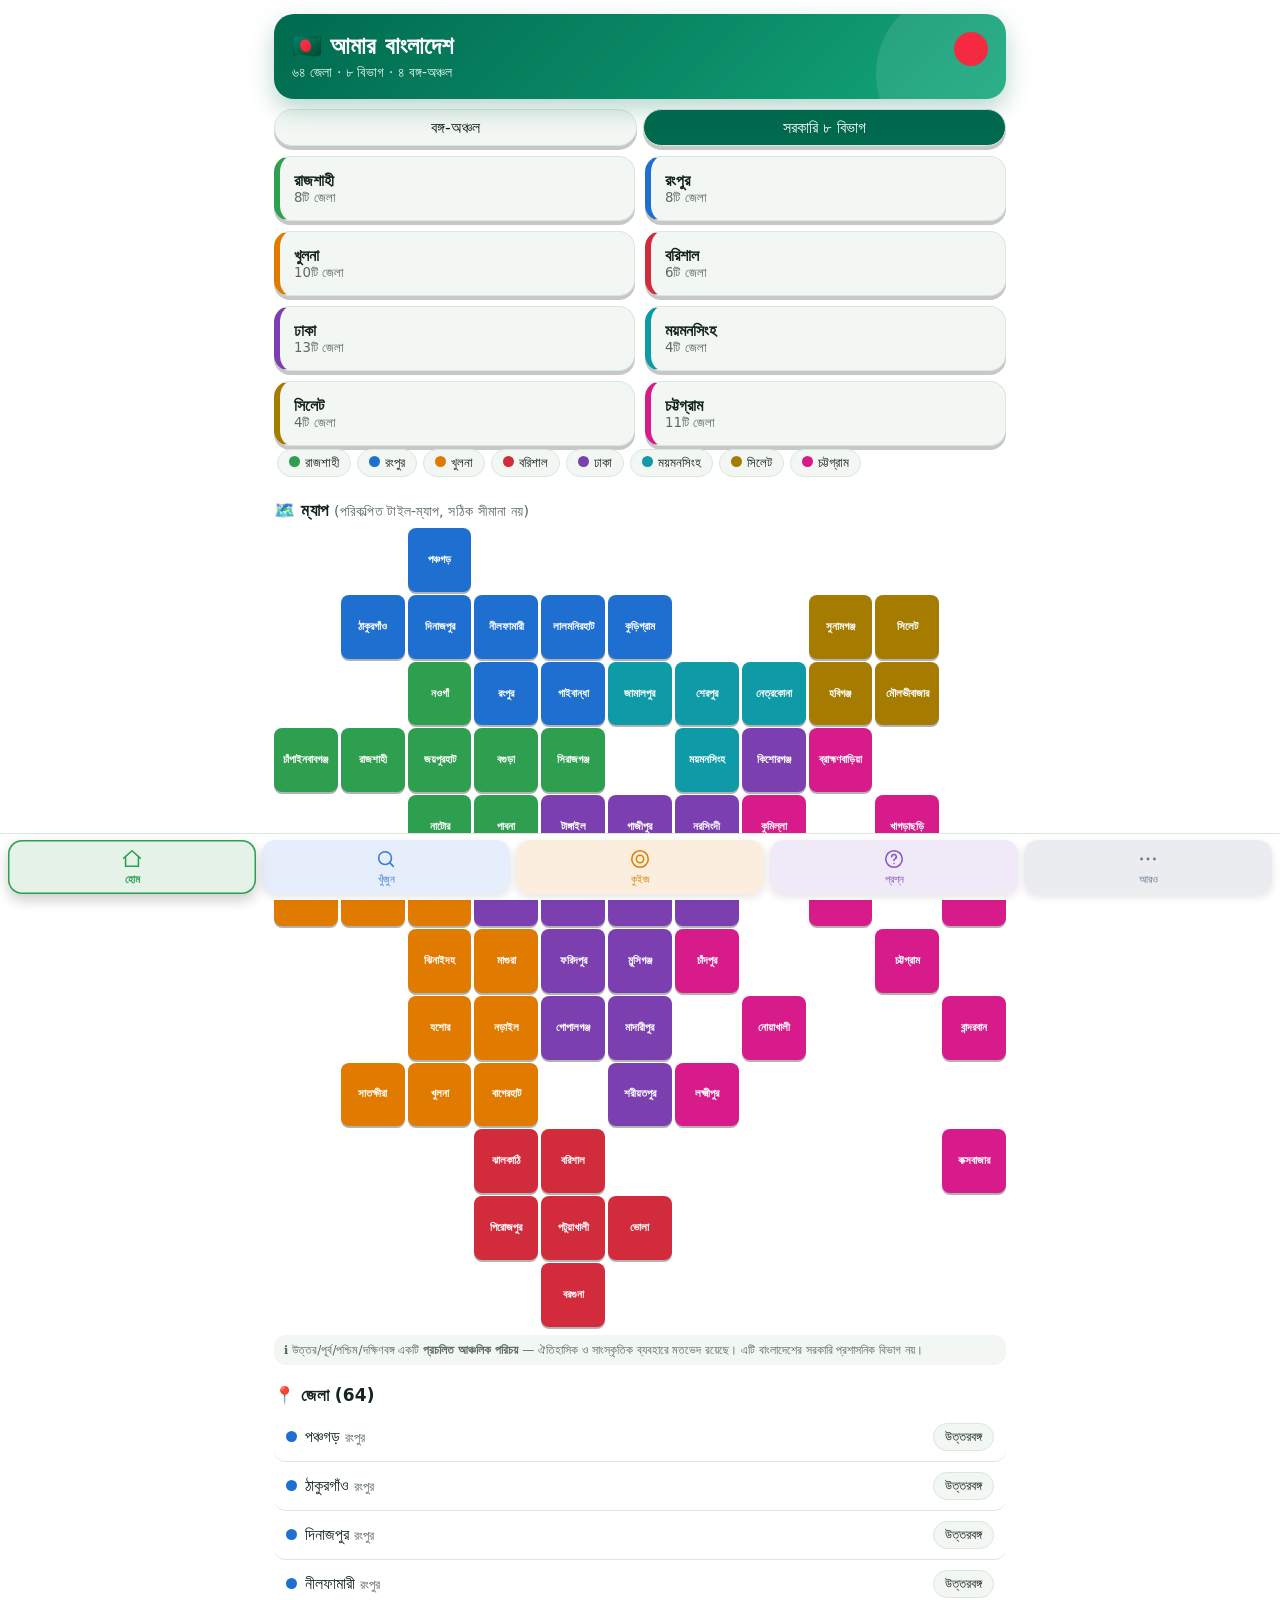
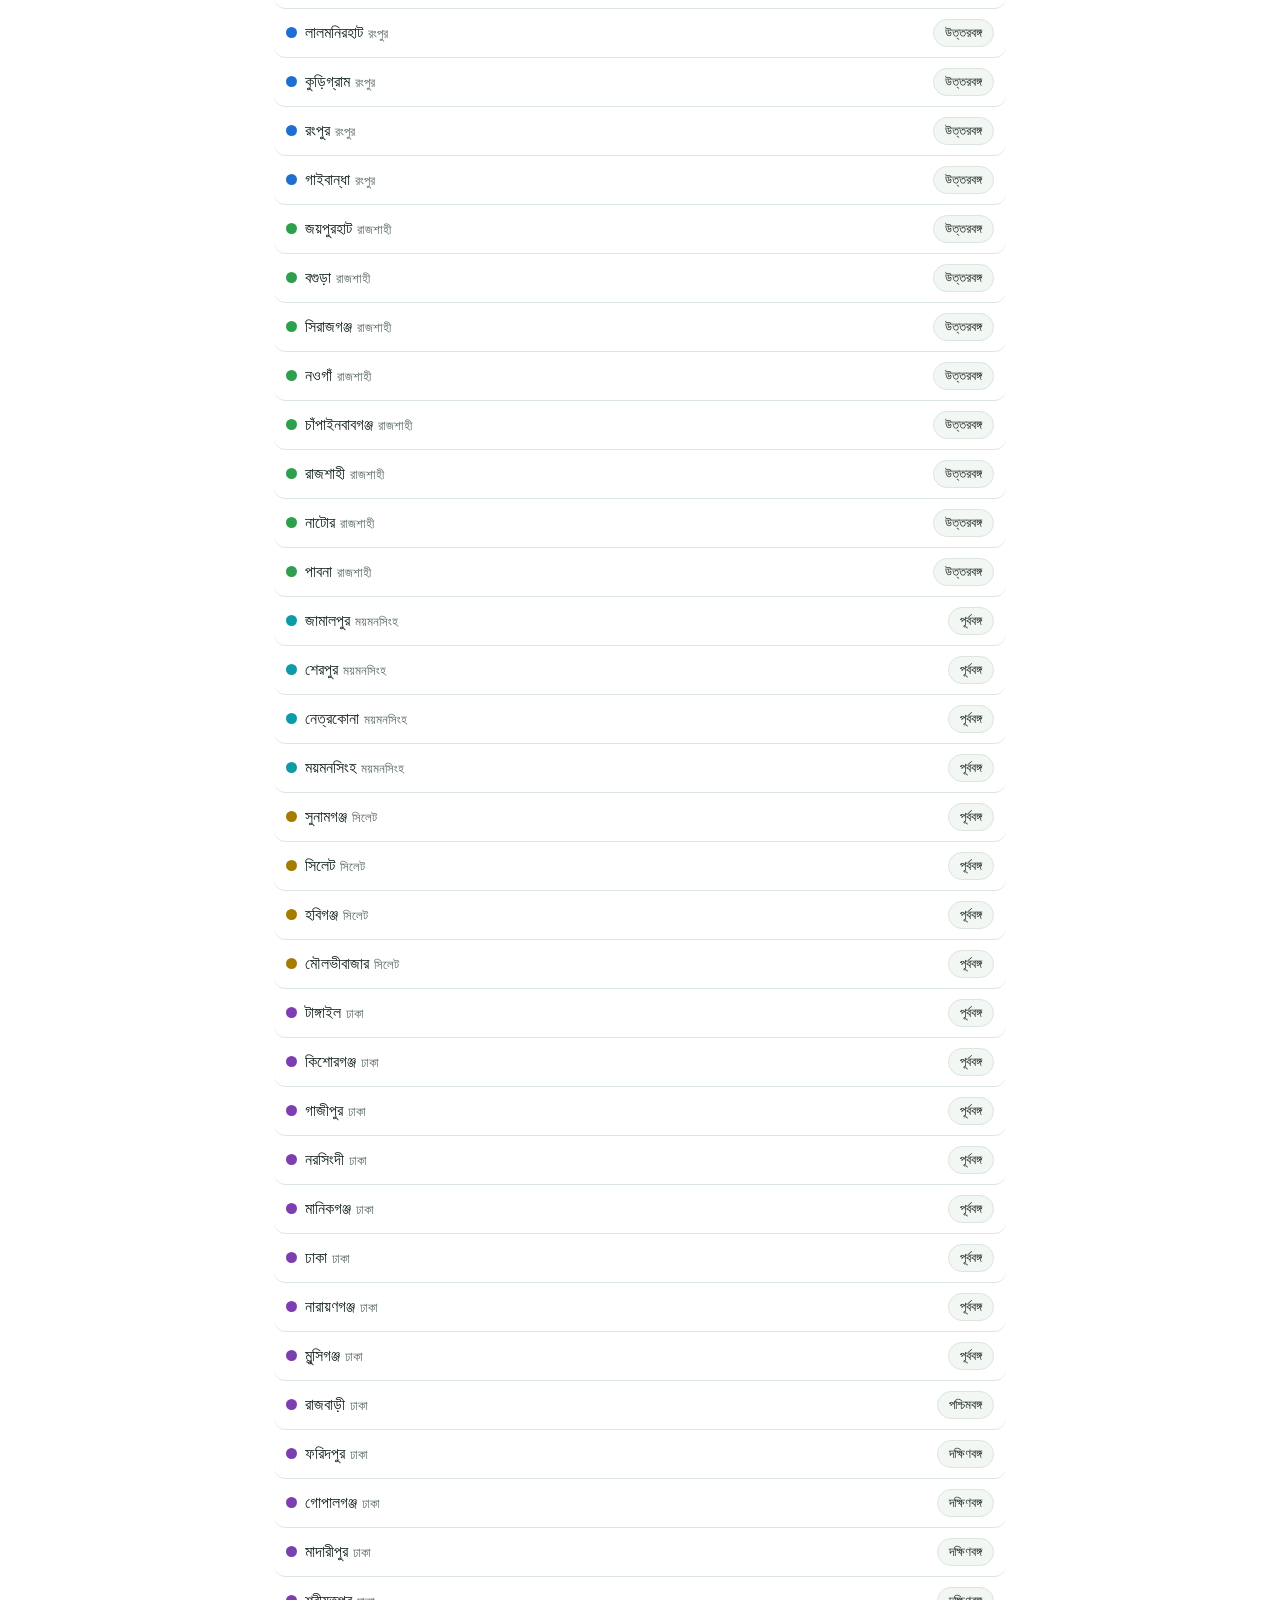
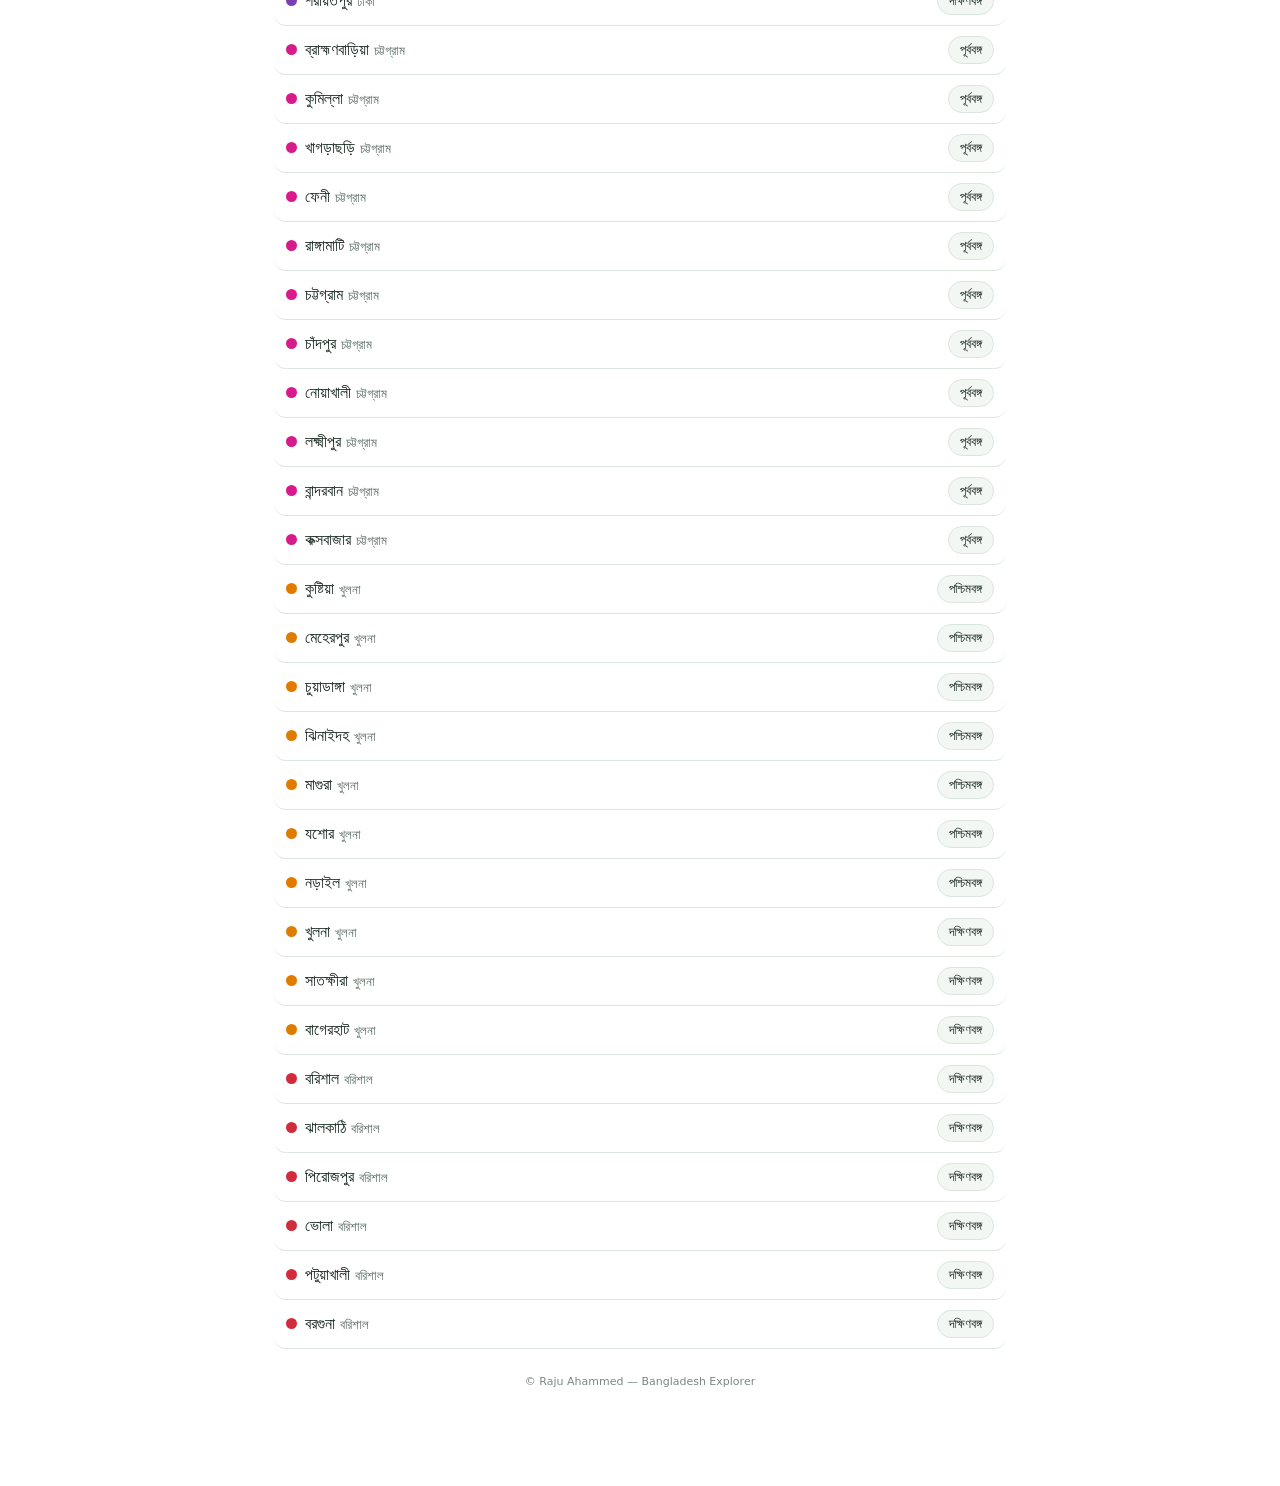
<file: index-8.html>
<!DOCTYPE html><html lang="bn"><head><meta charset="utf-8"><title>Bangladesh Explorer</title>
<meta name="viewport" content="width=device-width, initial-scale=1, viewport-fit=cover">
<style>
:root{--bg:#fff;--fg:#14231b;--card:#f3f7f4;--g:#006a4e;--r:#f42a41;--mut:#5b6b62;--bd:#dbe6df;box-sizing:border-box;padding-top:env(safe-area-inset-top,0px);padding-bottom:env(safe-area-inset-bottom,0px)}
@media(prefers-color-scheme:dark){:root:not([data-theme=light]){--bg:#0e1712;--fg:#e8f2ec;--card:#16241c;--mut:#9db0a5;--bd:#25382d}}
:root[data-theme=dark]{--bg:#0e1712;--fg:#e8f2ec;--card:#16241c;--mut:#9db0a5;--bd:#25382d}
*{box-sizing:border-box}html{scroll-padding-top:env(safe-area-inset-top,0px)}
body{margin:0;background:var(--bg);color:var(--fg);font-family:'Noto Sans Bengali','Kalpurush','Siyam Rupali','Nirmala UI','Bangla Sangam MN',system-ui,sans-serif;padding-bottom:78px}
main{max-width:760px;margin:auto;padding:14px}
h1{margin:0;font-size:24px}h2{font-size:17px;margin:20px 0 8px}
.top{background:linear-gradient(135deg,var(--g),#0a8a66);color:#fff;border-radius:20px;padding:18px;position:relative}
.top:after{content:"";position:absolute;right:18px;top:18px;width:34px;height:34px;border-radius:50%;background:var(--r)}
.top p{margin:4px 0 0;opacity:.9;font-size:14px}
.cards{display:grid;grid-template-columns:1fr 1fr;gap:10px}
.card{background:var(--card);border:1px solid var(--bd);border-radius:16px;padding:12px;transition:.2s}
button{font:inherit;color:inherit;cursor:pointer}
.reg{border-left:6px solid;text-align:left;font-weight:700;background:var(--card);border-radius:16px;border-top:1px solid var(--bd);border-right:1px solid var(--bd);border-bottom:1px solid var(--bd);padding:14px}
.reg small{display:block;color:var(--mut);font-weight:400}
.reg.on{transform:scale(1.03);box-shadow:0 4px 14px #0003}
.map{display:grid;grid-template-columns:repeat(11,1fr);gap:3px;margin-top:8px}
.t{aspect-ratio:1;border:0;border-radius:8px;font-size:clamp(7px,2.2vw,11px);line-height:1.1;padding:1px;color:#fff;font-weight:600;transition:.15s;overflow:hidden}
.t:hover,.t:active{transform:scale(1.25);z-index:2}.t.dim{opacity:.18}
.seg{display:flex;gap:6px;margin:10px 0}.seg button{flex:1;border:1px solid var(--bd);background:var(--card);border-radius:999px;padding:8px}
.seg .on{background:var(--g);color:#fff}
.note{font-size:12px;color:var(--mut);background:var(--card);border-radius:12px;padding:8px 10px;margin-top:8px}
.chip{display:inline-block;background:var(--card);border:1px solid var(--bd);border-radius:999px;padding:5px 11px;margin:3px;font-size:13px}
input{width:100%;font:inherit;padding:12px 14px;border-radius:14px;border:1px solid var(--bd);background:var(--card);color:var(--fg)}
.row{display:flex;justify-content:space-between;align-items:center;padding:10px 12px;border-bottom:1px solid var(--bd);cursor:pointer}
nav{position:fixed;bottom:0;left:0;right:0;display:flex;background:var(--bg);border-top:1px solid var(--bd);padding-bottom:env(safe-area-inset-bottom,0px)}
nav button{flex:1;border:0;background:none;padding:10px 0;font-size:12px;color:var(--mut)}nav .on{color:var(--g);font-weight:700}
nav span{display:block;font-size:20px}
#sheet{position:fixed;inset:0;background:#0007;display:none;align-items:flex-end;justify-content:center;z-index:9}
#sheet.open{display:flex}
#sh{background:var(--bg);width:100%;max-width:760px;max-height:88%;overflow:auto;border-radius:24px 24px 0 0;padding:18px;animation:up .25s}
@keyframes up{from{transform:translateY(40px);opacity:0}}
.foot{text-align:center;font-size:11px;color:var(--mut);margin:26px 0 6px;opacity:.8}
a{color:var(--g);font-weight:700}
.opt{display:block;width:100%;text-align:left;margin:6px 0;padding:12px;border-radius:12px;border:1px solid var(--bd);background:var(--card)}
.ok{background:#1b9a5f;color:#fff}.no{background:var(--r);color:#fff}
label{display:block;font-size:12px;color:var(--mut);margin:8px 0 3px}textarea,select{width:100%;font:inherit;padding:10px;border-radius:12px;border:1px solid var(--bd);background:var(--card);color:var(--fg)}
.fbw{perspective:700px;margin-top:14px;padding:6px 4px 10px}
.fb3d{display:flex;align-items:center;gap:12px;padding:12px 14px;border-radius:16px;background:linear-gradient(135deg,#1877f2,#0c5bd6);color:#fff;text-decoration:none;font-weight:700;transform-style:preserve-3d;animation:fbf 4s ease-in-out infinite;box-shadow:0 6px 0 #0a45a3,0 14px 22px #0004;transition:transform .3s}
.fb3d:hover,.fb3d:active{animation-play-state:paused;transform:rotateX(10deg) rotateY(-12deg) translateZ(14px)}
@keyframes fbf{0%,100%{transform:rotateX(6deg) rotateY(-8deg)}50%{transform:rotateX(-4deg) rotateY(8deg) translateY(-3px)}}
.fb3d i{font-style:normal;width:40px;height:40px;border-radius:50%;background:#fff;color:#1877f2;display:flex;align-items:center;justify-content:center;font-size:26px;font-weight:800;transform:translateZ(26px);box-shadow:0 4px 8px #0003}
.fb3d span{display:block;transform:translateZ(14px)}.fb3d small{display:block;font-weight:400;opacity:.9}
@media(prefers-reduced-motion:reduce){.fb3d{animation:none}}

/* 3D press feedback */
button,.row,.chip[onclick],summary,nav a{-webkit-tap-highlight-color:rgba(0,106,78,.25);touch-action:manipulation}
.opt,.seg button,.reg,button.chip{box-shadow:0 4px 0 rgba(0,0,0,.22);transition:transform .08s,box-shadow .08s,filter .15s}
.opt:active,.seg button:active,.reg:active,button.chip:active{transform:translateY(4px);box-shadow:0 0 0 rgba(0,0,0,.22);filter:brightness(.9)}
.chip[onclick]:active{transform:scale(.93)}
.t{box-shadow:0 2px 0 rgba(0,0,0,.3)}.t:active{transform:translateY(2px) scale(.92);box-shadow:none}
nav button:active,nav a:active{transform:scale(.88)}
.row{transition:background .1s}.row:active{background:var(--card)}
.qo:active span{transform:translateY(2px)}
button:disabled{opacity:.6;pointer-events:none}
.flash{animation:pop .28s ease-out}
@keyframes pop{0%{transform:translateY(4px) scale(.95);filter:brightness(.82);box-shadow:0 0 0 rgba(0,0,0,0)}60%{transform:translateY(-1px) scale(1.02)}100%{transform:none}}

/* calm bottom nav */
nav{padding:4px 6px calc(4px + env(safe-area-inset-bottom,0px));gap:2px;border-top:1px solid var(--bd)}
nav button,nav a{border-radius:14px;padding:7px 0;font-size:11px;color:var(--mut);font-weight:400}
nav svg{width:22px;height:22px;fill:none;stroke:currentColor;stroke-width:1.7;stroke-linecap:round;stroke-linejoin:round;display:block;margin:0 auto 3px}
nav svg.f{fill:currentColor;stroke:none}
nav .on{color:var(--g);background:rgba(0,106,78,.1);font-weight:600}

/* Iron-style admin entry */
.irbtn{display:flex;align-items:center;gap:12px;width:100%;padding:14px;border:0;border-radius:14px;background:linear-gradient(135deg,#b1121f,#e8a000);color:#fff;font-weight:700;font-size:15px;box-shadow:0 4px 0 #6d0a13,0 8px 18px #b1121f55;transition:transform .08s,box-shadow .08s}
.irbtn:active{transform:translateY(4px);box-shadow:0 0 0 transparent}
.arc{width:26px;height:26px;border-radius:50%;background:radial-gradient(#fff,#7df3ff 55%,#1cb6d6);box-shadow:0 0 12px #7df3ff,0 0 0 3px #ffffff55;animation:pulse 1.6s ease-in-out infinite}
@keyframes pulse{50%{box-shadow:0 0 22px #7df3ff,0 0 0 6px #ffffff33;transform:scale(1.08)}}
#iron{position:fixed;inset:0;z-index:50;background:radial-gradient(circle at 50% 40%,#08303d,#02090d 70%);display:flex;flex-direction:column;align-items:center;justify-content:center;color:#bff6ff;animation:ifade .35s}
@keyframes ifade{from{opacity:0}}
.rx{position:relative;width:240px;height:240px;transition:transform .7s ease,margin .7s ease}.rx.sm{transform:scale(.5);margin:-50px 0 -40px}
.rg{position:absolute;border-radius:50%;left:50%;top:50%;border:3px solid #38e8ff;box-shadow:0 0 18px #38e8ff,inset 0 0 18px #38e8ff66}
.r1{width:236px;height:236px;margin:-118px 0 0 -118px;border-style:dashed;animation:spin 7s linear infinite}
.r2{width:180px;height:180px;margin:-90px 0 0 -90px;border-color:#38e8ff transparent #38e8ff transparent;animation:spin 3s linear infinite reverse}
.r3{width:126px;height:126px;margin:-63px 0 0 -63px;border-style:dotted;animation:spin 5s linear infinite}
@keyframes spin{to{transform:rotate(360deg)}}
.core{position:absolute;left:50%;top:50%;width:72px;height:72px;margin:-36px 0 0 -36px;border-radius:50%;background:radial-gradient(#fff 15%,#7df3ff 50%,#1cb6d6 72%,transparent 74%);box-shadow:0 0 40px #38e8ff;animation:pulse 1.2s ease-in-out infinite}
.rx.ok .rg{border-color:#7dff9e;box-shadow:0 0 22px #7dff9e,inset 0 0 18px #7dff9e66}.rx.ok .core{background:radial-gradient(#fff 15%,#9dffb5 50%,#1cd65e 72%,transparent 74%);box-shadow:0 0 44px #7dff9e}
#irt{margin-top:14px;font-size:15px;letter-spacing:.04em;text-shadow:0 0 10px #38e8ff;min-height:22px}
#irf{width:min(300px,86vw);text-align:center;margin-top:12px}
#iron input{background:#041a22;color:#d8fbff;border:1px solid #38e8ff;box-shadow:0 0 12px #38e8ff55;text-align:center;letter-spacing:.25em;font-size:18px}
.irb{width:100%;margin-top:12px;padding:12px;border:0;border-radius:12px;background:linear-gradient(135deg,#1cb6d6,#38e8ff);color:#022;font-weight:700;box-shadow:0 4px 0 #0b6e82}.irb:active{transform:translateY(4px);box-shadow:none}
#am{margin-top:8px;color:#ff8a95;min-height:20px}
.irx{position:absolute;top:calc(14px + env(safe-area-inset-top,0px));right:14px;background:none;border:1px solid #38e8ff88;color:#bff6ff;border-radius:50%;width:38px;height:38px;font-size:16px}
.shake{animation:shk .4s}@keyframes shk{25%{transform:translateX(-8px)}75%{transform:translateX(8px)}}
#iron input:placeholder-shown{letter-spacing:0;font-size:15px}
/* colourful More + Admin buttons */
.more h2,.admin h2{border-left:5px solid #1f6fd1;padding-left:9px}
.more h2:nth-of-type(2),.admin h2:nth-of-type(2){border-color:#e07b00}.more h2:nth-of-type(3),.admin h2:nth-of-type(3){border-color:#d22b3c}.more h2:nth-of-type(4),.admin h2:nth-of-type(4){border-color:#7b3fb0}.admin h2:nth-of-type(5){border-color:#0e9aa7}.admin h2:nth-of-type(6){border-color:#2e9e4f}
.more .opt,.admin .opt{border:0;color:#fff;text-align:center;font-weight:700;background:linear-gradient(135deg,#1f6fd1,#6a4fd6);box-shadow:0 4px 0 #17408a}
.admin button[onclick^="add("]{background:linear-gradient(135deg,#2e9e4f,#1b7a3a);box-shadow:0 4px 0 #11582a}
.admin button[onclick^="saveAbout"]{background:linear-gradient(135deg,#e07b00,#f0a030);box-shadow:0 4px 0 #9b5400}
.admin button[onclick^="saveQA"]{background:linear-gradient(135deg,#0e9aa7,#1cc3d2);box-shadow:0 4px 0 #086872}
.admin button[onclick^="chCode"]{background:linear-gradient(135deg,#d22b3c,#f05a68);box-shadow:0 4px 0 #8f1624}
.admin .seg button,.more .seg button{border:0;color:#fff;font-weight:600;box-shadow:0 4px 0 rgba(0,0,0,.28)}
.admin button[onclick^="sv("]{background:#2e9e4f}.admin button[onclick^="rm("]{background:#d22b3c}.admin button[onclick^="mv("]{background:#1f6fd1}
.admin button[onclick^="expo"]{background:#0e9aa7}.admin button[onclick^="impo"]{background:#2e9e4f}.admin button[onclick^="rst"]{background:#e07b00}.admin button[onclick^="admin=false"]{background:#7b3fb0}
.more .seg button:nth-child(1){background:#f2a900;color:#222}.more .seg button:nth-child(2){background:#33425b}
.more button.chip{background:#e07b00;color:#fff;border:0;font-weight:600;box-shadow:0 3px 0 #9b5400}
.admin button:active,.more button:active{box-shadow:0 0 0 transparent!important}

/* Facebook light-speed effect */
.fbcharge{filter:brightness(1.3);transition:filter .15s}.fbcharge i{animation:fbchg .3s ease-out}
@keyframes fbchg{50%{box-shadow:0 0 0 8px #ffffff66,0 0 26px #fff;transform:translateZ(26px) scale(1.15)}}
#fbw{position:fixed;inset:0;z-index:60;pointer-events:none;overflow:hidden}
.fbr,.fbf{position:fixed;left:var(--x);top:var(--y);border-radius:50%}
.fbr{width:300px;height:300px;margin:-150px 0 0 -150px;background:radial-gradient(circle,transparent 56%,#cfe6ff 59%,#4da3ff 63%,transparent 68%);filter:drop-shadow(0 0 10px #4da3ff);transform:scale(.05);opacity:0;animation:fbring .8s ease-out both}
.fbr.d2{animation-delay:.14s}.fbr.d3{animation-delay:.28s}
@keyframes fbring{0%{transform:scale(.05);opacity:1}100%{transform:scale(7);opacity:0}}
.fbf{width:100px;height:100px;margin:-50px 0 0 -50px;background:radial-gradient(circle,#4da3ff 0,#1877f2 60%,#0c5bd6 100%);box-shadow:0 0 60px 20px #4da3ffaa;transform:scale(0);animation:fbfill .55s .22s cubic-bezier(.7,0,.25,1) both}
@keyframes fbfill{to{transform:scale(var(--s))}}
.fbl{position:fixed;left:50%;top:50%;margin:-70px 0 0 -40px;font:800 140px/1 system-ui,Arial,sans-serif;color:#fff;text-shadow:0 0 30px #fff,0 0 70px #bfe0ff;opacity:0;transform:scale(.3);animation:fblogo .45s .6s cubic-bezier(.2,1.4,.4,1) both}
@keyframes fblogo{to{opacity:1;transform:scale(1)}}

/* soft coloured bottom nav */
nav{gap:6px;padding:6px 8px calc(6px + env(safe-area-inset-bottom,0px))}
nav button,nav a{background:var(--b,transparent);color:var(--c,var(--mut));box-shadow:0 3px 9px rgba(0,0,0,.11);padding:8px 0}
nav>:nth-child(1){--b:rgba(46,158,79,.13);--c:#2e9e4f}nav>:nth-child(2){--b:rgba(58,123,213,.13);--c:#3a7bd5}
nav>:nth-child(3){--b:rgba(224,123,0,.13);--c:#d98200}nav>:nth-child(4){--b:rgba(138,85,196,.13);--c:#8a55c4}
nav>:nth-child(5){--b:rgba(107,122,143,.14);--c:#6b7a8f}
nav .on{background:var(--b);color:var(--c);font-weight:700;box-shadow:0 6px 14px rgba(0,0,0,.2),inset 0 0 0 1.5px var(--c)}

/* polish */
.top{background:linear-gradient(135deg,#006a4e,#0a8a66 55%,#14a77c);box-shadow:0 10px 24px rgba(0,106,78,.28);overflow:hidden}
.top:before{content:"";position:absolute;right:-40px;bottom:-60px;width:170px;height:170px;border-radius:50%;background:rgba(255,255,255,.1)}
.card{box-shadow:0 2px 10px rgba(0,0,0,.05)}
h2{letter-spacing:.2px}
.row{border-radius:12px}.row:active{background:var(--card)}
.hd{margin:-18px -18px 14px;padding:22px 18px 16px;border-radius:24px 24px 0 0;color:#fff;background:var(--dc);background:linear-gradient(135deg,var(--dc),color-mix(in srgb,var(--dc) 55%,#000));box-shadow:0 6px 16px rgba(0,0,0,.18)}
.hd h1{font-size:28px}.hd small{opacity:.9}
.hd .chip{background:rgba(255,255,255,.2)!important;border-color:rgba(255,255,255,.45)!important;color:#fff!important;box-shadow:none}
.st{display:grid;grid-template-columns:repeat(3,1fr);gap:8px;margin-top:8px}
.st>div{background:var(--bg);border:1px solid var(--bd);border-radius:12px;padding:10px 4px;text-align:center}
.st b{display:block;font-size:18px;color:var(--g)}.st small{color:var(--mut);font-size:11px}
.qo{display:block;margin:6px 0}.qo input{display:none}.qo span{display:block;padding:12px;border:1px solid var(--bd);border-radius:12px;background:var(--bg)}.qo input:checked+span{background:#f42a41;color:#fff}.qo input:checked+span.c{background:#1b9a5f}
.t{display:flex;align-items:center;justify-content:center;text-align:center;text-decoration:none}
.sheet{display:none;position:fixed;inset:0;background:#0007;align-items:flex-end;justify-content:center;z-index:9}.sheet:target{display:flex}
.sh{background:var(--bg);width:100%;max-width:760px;max-height:88%;overflow:auto;border-radius:24px 24px 0 0;padding:18px}
nav a{flex:1;text-align:center;padding:10px 0;font-size:12px;color:var(--mut);text-decoration:none;font-weight:400}nav a span{display:block;font-size:20px}
details summary{cursor:pointer;padding:4px 0}html{scroll-behavior:smooth}
</style><script>window.onerror=function(m,u,l){var a=document.getElementById('app');if(a)a.innerHTML='<div style="padding:16px;font-family:sans-serif"><b>ত্রুটি:</b> '+m+' (line '+l+')<br><br><button onclick="try{localStorage.removeItem(\'bdData\')}catch(e){}location.reload()">রিসেট করে রিলোড করুন</button></div>'}</script></head><body><main id="app"><div id="home"></div><div class="top"><h1>🇧🇩 আমার বাংলাদেশ</h1><p>৬৪ জেলা · ৮ বিভাগ · ৪ বঙ্গ-অঞ্চল</p></div><div class="note">📄 সরল সংস্করণ: জেলায় ট্যাপ করলে তথ্য খুলবে। সার্চ, কুইজ ও অ্যাডমিন প্যানেল চালাতে ফাইলটি Chrome/Safari ব্রাউজারে খুলুন।</div><div><span class="chip"><i style="display:inline-block;width:11px;height:11px;border-radius:50%;margin-right:6px;background:#2e9e4f"></i>রাজশাহী</span><span class="chip"><i style="display:inline-block;width:11px;height:11px;border-radius:50%;margin-right:6px;background:#1f6fd1"></i>রংপুর</span><span class="chip"><i style="display:inline-block;width:11px;height:11px;border-radius:50%;margin-right:6px;background:#e07b00"></i>খুলনা</span><span class="chip"><i style="display:inline-block;width:11px;height:11px;border-radius:50%;margin-right:6px;background:#d22b3c"></i>বরিশাল</span><span class="chip"><i style="display:inline-block;width:11px;height:11px;border-radius:50%;margin-right:6px;background:#7b3fb0"></i>ঢাকা</span><span class="chip"><i style="display:inline-block;width:11px;height:11px;border-radius:50%;margin-right:6px;background:#0e9aa7"></i>ময়মনসিংহ</span><span class="chip"><i style="display:inline-block;width:11px;height:11px;border-radius:50%;margin-right:6px;background:#a67c00"></i>সিলেট</span><span class="chip"><i style="display:inline-block;width:11px;height:11px;border-radius:50%;margin-right:6px;background:#d81b8a"></i>চট্টগ্রাম</span></div><h2>🗺️ ম্যাপ <small style="font-weight:400;color:var(--mut)">(পরিকল্পিত টাইল-ম্যাপ)</small></h2><div class="map" style="grid-template-columns:repeat(11,1fr);grid-template-rows:repeat(12,auto)"><a class="t" href="#d-Panchagarh" style="grid-column:3;grid-row:1;background:#1f6fd1">পঞ্চগড়</a><a class="t" href="#d-Thakurgaon" style="grid-column:2;grid-row:2;background:#1f6fd1">ঠাকুরগাঁও</a><a class="t" href="#d-Dinajpur" style="grid-column:3;grid-row:2;background:#1f6fd1">দিনাজপুর</a><a class="t" href="#d-Nilphamari" style="grid-column:4;grid-row:2;background:#1f6fd1">নীলফামারী</a><a class="t" href="#d-Lalmonirhat" style="grid-column:5;grid-row:2;background:#1f6fd1">লালমনিরহাট</a><a class="t" href="#d-Kurigram" style="grid-column:6;grid-row:2;background:#1f6fd1">কুড়িগ্রাম</a><a class="t" href="#d-Rangpur" style="grid-column:4;grid-row:3;background:#1f6fd1">রংপুর</a><a class="t" href="#d-Gaibandha" style="grid-column:5;grid-row:3;background:#1f6fd1">গাইবান্ধা</a><a class="t" href="#d-Joypurhat" style="grid-column:3;grid-row:4;background:#2e9e4f">জয়পুরহাট</a><a class="t" href="#d-Bogura" style="grid-column:4;grid-row:4;background:#2e9e4f">বগুড়া</a><a class="t" href="#d-Sirajganj" style="grid-column:5;grid-row:4;background:#2e9e4f">সিরাজগঞ্জ</a><a class="t" href="#d-Naogaon" style="grid-column:3;grid-row:3;background:#2e9e4f">নওগাঁ</a><a class="t" href="#d-Chapainawabganj" style="grid-column:1;grid-row:4;background:#2e9e4f">চাঁপাইনবাবগঞ্জ</a><a class="t" href="#d-Rajshahi" style="grid-column:2;grid-row:4;background:#2e9e4f">রাজশাহী</a><a class="t" href="#d-Natore" style="grid-column:3;grid-row:5;background:#2e9e4f">নাটোর</a><a class="t" href="#d-Pabna" style="grid-column:4;grid-row:5;background:#2e9e4f">পাবনা</a><a class="t" href="#d-Jamalpur" style="grid-column:6;grid-row:3;background:#0e9aa7">জামালপুর</a><a class="t" href="#d-Sherpur" style="grid-column:7;grid-row:3;background:#0e9aa7">শেরপুর</a><a class="t" href="#d-Netrokona" style="grid-column:8;grid-row:3;background:#0e9aa7">নেত্রকোনা</a><a class="t" href="#d-Mymensingh" style="grid-column:7;grid-row:4;background:#0e9aa7">ময়মনসিংহ</a><a class="t" href="#d-Sunamganj" style="grid-column:9;grid-row:2;background:#a67c00">সুনামগঞ্জ</a><a class="t" href="#d-Sylhet" style="grid-column:10;grid-row:2;background:#a67c00">সিলেট</a><a class="t" href="#d-Habiganj" style="grid-column:9;grid-row:3;background:#a67c00">হবিগঞ্জ</a><a class="t" href="#d-Moulvibazar" style="grid-column:10;grid-row:3;background:#a67c00">মৌলভীবাজার</a><a class="t" href="#d-Tangail" style="grid-column:5;grid-row:5;background:#7b3fb0">টাঙ্গাইল</a><a class="t" href="#d-Kishoreganj" style="grid-column:8;grid-row:4;background:#7b3fb0">কিশোরগঞ্জ</a><a class="t" href="#d-Gazipur" style="grid-column:6;grid-row:5;background:#7b3fb0">গাজীপুর</a><a class="t" href="#d-Narsingdi" style="grid-column:7;grid-row:5;background:#7b3fb0">নরসিংদী</a><a class="t" href="#d-Manikganj" style="grid-column:5;grid-row:6;background:#7b3fb0">মানিকগঞ্জ</a><a class="t" href="#d-Dhaka" style="grid-column:6;grid-row:6;background:#7b3fb0">ঢাকা</a><a class="t" href="#d-Narayanganj" style="grid-column:7;grid-row:6;background:#7b3fb0">নারায়ণগঞ্জ</a><a class="t" href="#d-Munshiganj" style="grid-column:6;grid-row:7;background:#7b3fb0">মুন্সিগঞ্জ</a><a class="t" href="#d-Rajbari" style="grid-column:4;grid-row:6;background:#7b3fb0">রাজবাড়ী</a><a class="t" href="#d-Faridpur" style="grid-column:5;grid-row:7;background:#7b3fb0">ফরিদপুর</a><a class="t" href="#d-Gopalganj" style="grid-column:5;grid-row:8;background:#7b3fb0">গোপালগঞ্জ</a><a class="t" href="#d-Madaripur" style="grid-column:6;grid-row:8;background:#7b3fb0">মাদারীপুর</a><a class="t" href="#d-Shariatpur" style="grid-column:6;grid-row:9;background:#7b3fb0">শরীয়তপুর</a><a class="t" href="#d-Brahmanbaria" style="grid-column:9;grid-row:4;background:#d81b8a">ব্রাহ্মণবাড়িয়া</a><a class="t" href="#d-Cumilla" style="grid-column:8;grid-row:5;background:#d81b8a">কুমিল্লা</a><a class="t" href="#d-Khagrachhari" style="grid-column:10;grid-row:5;background:#d81b8a">খাগড়াছড়ি</a><a class="t" href="#d-Feni" style="grid-column:9;grid-row:6;background:#d81b8a">ফেনী</a><a class="t" href="#d-Rangamati" style="grid-column:11;grid-row:6;background:#d81b8a">রাঙ্গামাটি</a><a class="t" href="#d-Chattogram" style="grid-column:10;grid-row:7;background:#d81b8a">চট্টগ্রাম</a><a class="t" href="#d-Chandpur" style="grid-column:7;grid-row:7;background:#d81b8a">চাঁদপুর</a><a class="t" href="#d-Noakhali" style="grid-column:8;grid-row:8;background:#d81b8a">নোয়াখালী</a><a class="t" href="#d-Lakshmipur" style="grid-column:7;grid-row:9;background:#d81b8a">লক্ষ্মীপুর</a><a class="t" href="#d-Bandarban" style="grid-column:11;grid-row:8;background:#d81b8a">বান্দরবান</a><a class="t" href="#d-Cox-s-Bazar" style="grid-column:11;grid-row:10;background:#d81b8a">কক্সবাজার</a><a class="t" href="#d-Kushtia" style="grid-column:3;grid-row:6;background:#e07b00">কুষ্টিয়া</a><a class="t" href="#d-Meherpur" style="grid-column:1;grid-row:6;background:#e07b00">মেহেরপুর</a><a class="t" href="#d-Chuadanga" style="grid-column:2;grid-row:6;background:#e07b00">চুয়াডাঙ্গা</a><a class="t" href="#d-Jhenaidah" style="grid-column:3;grid-row:7;background:#e07b00">ঝিনাইদহ</a><a class="t" href="#d-Magura" style="grid-column:4;grid-row:7;background:#e07b00">মাগুরা</a><a class="t" href="#d-Jashore" style="grid-column:3;grid-row:8;background:#e07b00">যশোর</a><a class="t" href="#d-Narail" style="grid-column:4;grid-row:8;background:#e07b00">নড়াইল</a><a class="t" href="#d-Khulna" style="grid-column:3;grid-row:9;background:#e07b00">খুলনা</a><a class="t" href="#d-Satkhira" style="grid-column:2;grid-row:9;background:#e07b00">সাতক্ষীরা</a><a class="t" href="#d-Bagerhat" style="grid-column:4;grid-row:9;background:#e07b00">বাগেরহাট</a><a class="t" href="#d-Barishal" style="grid-column:5;grid-row:10;background:#d22b3c">বরিশাল</a><a class="t" href="#d-Jhalokati" style="grid-column:4;grid-row:10;background:#d22b3c">ঝালকাঠি</a><a class="t" href="#d-Pirojpur" style="grid-column:4;grid-row:11;background:#d22b3c">পিরোজপুর</a><a class="t" href="#d-Bhola" style="grid-column:6;grid-row:11;background:#d22b3c">ভোলা</a><a class="t" href="#d-Patuakhali" style="grid-column:5;grid-row:11;background:#d22b3c">পটুয়াখালী</a><a class="t" href="#d-Barguna" style="grid-column:5;grid-row:12;background:#d22b3c">বরগুনা</a></div><div class="note">ℹ️ উত্তর/পূর্ব/পশ্চিম/দক্ষিণবঙ্গ একটি <b>প্রচলিত আঞ্চলিক পরিচয়</b> — মতভেদ রয়েছে। এটি সরকারি প্রশাসনিক বিভাগ নয়।</div><h2 id="divs">🗺️ সরকারি ৮ বিভাগ</h2><details class="card" style="margin:6px 0"><summary><b style="color:#2e9e4f">রাজশাহী</b> (8টি জেলা)</summary><a class="row" href="#d-Joypurhat" style="text-decoration:none;color:inherit"><span><i style="display:inline-block;width:11px;height:11px;border-radius:50%;margin-right:6px;background:#2e9e4f"></i>জয়পুরহাট</span><span class="chip" style="margin:0">উত্তরবঙ্গ</span></a><a class="row" href="#d-Bogura" style="text-decoration:none;color:inherit"><span><i style="display:inline-block;width:11px;height:11px;border-radius:50%;margin-right:6px;background:#2e9e4f"></i>বগুড়া</span><span class="chip" style="margin:0">উত্তরবঙ্গ</span></a><a class="row" href="#d-Sirajganj" style="text-decoration:none;color:inherit"><span><i style="display:inline-block;width:11px;height:11px;border-radius:50%;margin-right:6px;background:#2e9e4f"></i>সিরাজগঞ্জ</span><span class="chip" style="margin:0">উত্তরবঙ্গ</span></a><a class="row" href="#d-Naogaon" style="text-decoration:none;color:inherit"><span><i style="display:inline-block;width:11px;height:11px;border-radius:50%;margin-right:6px;background:#2e9e4f"></i>নওগাঁ</span><span class="chip" style="margin:0">উত্তরবঙ্গ</span></a><a class="row" href="#d-Chapainawabganj" style="text-decoration:none;color:inherit"><span><i style="display:inline-block;width:11px;height:11px;border-radius:50%;margin-right:6px;background:#2e9e4f"></i>চাঁপাইনবাবগঞ্জ</span><span class="chip" style="margin:0">উত্তরবঙ্গ</span></a><a class="row" href="#d-Rajshahi" style="text-decoration:none;color:inherit"><span><i style="display:inline-block;width:11px;height:11px;border-radius:50%;margin-right:6px;background:#2e9e4f"></i>রাজশাহী</span><span class="chip" style="margin:0">উত্তরবঙ্গ</span></a><a class="row" href="#d-Natore" style="text-decoration:none;color:inherit"><span><i style="display:inline-block;width:11px;height:11px;border-radius:50%;margin-right:6px;background:#2e9e4f"></i>নাটোর</span><span class="chip" style="margin:0">উত্তরবঙ্গ</span></a><a class="row" href="#d-Pabna" style="text-decoration:none;color:inherit"><span><i style="display:inline-block;width:11px;height:11px;border-radius:50%;margin-right:6px;background:#2e9e4f"></i>পাবনা</span><span class="chip" style="margin:0">উত্তরবঙ্গ</span></a></details><details class="card" style="margin:6px 0"><summary><b style="color:#1f6fd1">রংপুর</b> (8টি জেলা)</summary><a class="row" href="#d-Panchagarh" style="text-decoration:none;color:inherit"><span><i style="display:inline-block;width:11px;height:11px;border-radius:50%;margin-right:6px;background:#1f6fd1"></i>পঞ্চগড়</span><span class="chip" style="margin:0">উত্তরবঙ্গ</span></a><a class="row" href="#d-Thakurgaon" style="text-decoration:none;color:inherit"><span><i style="display:inline-block;width:11px;height:11px;border-radius:50%;margin-right:6px;background:#1f6fd1"></i>ঠাকুরগাঁও</span><span class="chip" style="margin:0">উত্তরবঙ্গ</span></a><a class="row" href="#d-Dinajpur" style="text-decoration:none;color:inherit"><span><i style="display:inline-block;width:11px;height:11px;border-radius:50%;margin-right:6px;background:#1f6fd1"></i>দিনাজপুর</span><span class="chip" style="margin:0">উত্তরবঙ্গ</span></a><a class="row" href="#d-Nilphamari" style="text-decoration:none;color:inherit"><span><i style="display:inline-block;width:11px;height:11px;border-radius:50%;margin-right:6px;background:#1f6fd1"></i>নীলফামারী</span><span class="chip" style="margin:0">উত্তরবঙ্গ</span></a><a class="row" href="#d-Lalmonirhat" style="text-decoration:none;color:inherit"><span><i style="display:inline-block;width:11px;height:11px;border-radius:50%;margin-right:6px;background:#1f6fd1"></i>লালমনিরহাট</span><span class="chip" style="margin:0">উত্তরবঙ্গ</span></a><a class="row" href="#d-Kurigram" style="text-decoration:none;color:inherit"><span><i style="display:inline-block;width:11px;height:11px;border-radius:50%;margin-right:6px;background:#1f6fd1"></i>কুড়িগ্রাম</span><span class="chip" style="margin:0">উত্তরবঙ্গ</span></a><a class="row" href="#d-Rangpur" style="text-decoration:none;color:inherit"><span><i style="display:inline-block;width:11px;height:11px;border-radius:50%;margin-right:6px;background:#1f6fd1"></i>রংপুর</span><span class="chip" style="margin:0">উত্তরবঙ্গ</span></a><a class="row" href="#d-Gaibandha" style="text-decoration:none;color:inherit"><span><i style="display:inline-block;width:11px;height:11px;border-radius:50%;margin-right:6px;background:#1f6fd1"></i>গাইবান্ধা</span><span class="chip" style="margin:0">উত্তরবঙ্গ</span></a></details><details class="card" style="margin:6px 0"><summary><b style="color:#e07b00">খুলনা</b> (10টি জেলা)</summary><a class="row" href="#d-Kushtia" style="text-decoration:none;color:inherit"><span><i style="display:inline-block;width:11px;height:11px;border-radius:50%;margin-right:6px;background:#e07b00"></i>কুষ্টিয়া</span><span class="chip" style="margin:0">পশ্চিমবঙ্গ</span></a><a class="row" href="#d-Meherpur" style="text-decoration:none;color:inherit"><span><i style="display:inline-block;width:11px;height:11px;border-radius:50%;margin-right:6px;background:#e07b00"></i>মেহেরপুর</span><span class="chip" style="margin:0">পশ্চিমবঙ্গ</span></a><a class="row" href="#d-Chuadanga" style="text-decoration:none;color:inherit"><span><i style="display:inline-block;width:11px;height:11px;border-radius:50%;margin-right:6px;background:#e07b00"></i>চুয়াডাঙ্গা</span><span class="chip" style="margin:0">পশ্চিমবঙ্গ</span></a><a class="row" href="#d-Jhenaidah" style="text-decoration:none;color:inherit"><span><i style="display:inline-block;width:11px;height:11px;border-radius:50%;margin-right:6px;background:#e07b00"></i>ঝিনাইদহ</span><span class="chip" style="margin:0">পশ্চিমবঙ্গ</span></a><a class="row" href="#d-Magura" style="text-decoration:none;color:inherit"><span><i style="display:inline-block;width:11px;height:11px;border-radius:50%;margin-right:6px;background:#e07b00"></i>মাগুরা</span><span class="chip" style="margin:0">পশ্চিমবঙ্গ</span></a><a class="row" href="#d-Jashore" style="text-decoration:none;color:inherit"><span><i style="display:inline-block;width:11px;height:11px;border-radius:50%;margin-right:6px;background:#e07b00"></i>যশোর</span><span class="chip" style="margin:0">পশ্চিমবঙ্গ</span></a><a class="row" href="#d-Narail" style="text-decoration:none;color:inherit"><span><i style="display:inline-block;width:11px;height:11px;border-radius:50%;margin-right:6px;background:#e07b00"></i>নড়াইল</span><span class="chip" style="margin:0">পশ্চিমবঙ্গ</span></a><a class="row" href="#d-Khulna" style="text-decoration:none;color:inherit"><span><i style="display:inline-block;width:11px;height:11px;border-radius:50%;margin-right:6px;background:#e07b00"></i>খুলনা</span><span class="chip" style="margin:0">দক্ষিণবঙ্গ</span></a><a class="row" href="#d-Satkhira" style="text-decoration:none;color:inherit"><span><i style="display:inline-block;width:11px;height:11px;border-radius:50%;margin-right:6px;background:#e07b00"></i>সাতক্ষীরা</span><span class="chip" style="margin:0">দক্ষিণবঙ্গ</span></a><a class="row" href="#d-Bagerhat" style="text-decoration:none;color:inherit"><span><i style="display:inline-block;width:11px;height:11px;border-radius:50%;margin-right:6px;background:#e07b00"></i>বাগেরহাট</span><span class="chip" style="margin:0">দক্ষিণবঙ্গ</span></a></details><details class="card" style="margin:6px 0"><summary><b style="color:#d22b3c">বরিশাল</b> (6টি জেলা)</summary><a class="row" href="#d-Barishal" style="text-decoration:none;color:inherit"><span><i style="display:inline-block;width:11px;height:11px;border-radius:50%;margin-right:6px;background:#d22b3c"></i>বরিশাল</span><span class="chip" style="margin:0">দক্ষিণবঙ্গ</span></a><a class="row" href="#d-Jhalokati" style="text-decoration:none;color:inherit"><span><i style="display:inline-block;width:11px;height:11px;border-radius:50%;margin-right:6px;background:#d22b3c"></i>ঝালকাঠি</span><span class="chip" style="margin:0">দক্ষিণবঙ্গ</span></a><a class="row" href="#d-Pirojpur" style="text-decoration:none;color:inherit"><span><i style="display:inline-block;width:11px;height:11px;border-radius:50%;margin-right:6px;background:#d22b3c"></i>পিরোজপুর</span><span class="chip" style="margin:0">দক্ষিণবঙ্গ</span></a><a class="row" href="#d-Bhola" style="text-decoration:none;color:inherit"><span><i style="display:inline-block;width:11px;height:11px;border-radius:50%;margin-right:6px;background:#d22b3c"></i>ভোলা</span><span class="chip" style="margin:0">দক্ষিণবঙ্গ</span></a><a class="row" href="#d-Patuakhali" style="text-decoration:none;color:inherit"><span><i style="display:inline-block;width:11px;height:11px;border-radius:50%;margin-right:6px;background:#d22b3c"></i>পটুয়াখালী</span><span class="chip" style="margin:0">দক্ষিণবঙ্গ</span></a><a class="row" href="#d-Barguna" style="text-decoration:none;color:inherit"><span><i style="display:inline-block;width:11px;height:11px;border-radius:50%;margin-right:6px;background:#d22b3c"></i>বরগুনা</span><span class="chip" style="margin:0">দক্ষিণবঙ্গ</span></a></details><details class="card" style="margin:6px 0"><summary><b style="color:#7b3fb0">ঢাকা</b> (13টি জেলা)</summary><a class="row" href="#d-Tangail" style="text-decoration:none;color:inherit"><span><i style="display:inline-block;width:11px;height:11px;border-radius:50%;margin-right:6px;background:#7b3fb0"></i>টাঙ্গাইল</span><span class="chip" style="margin:0">পূর্ববঙ্গ</span></a><a class="row" href="#d-Kishoreganj" style="text-decoration:none;color:inherit"><span><i style="display:inline-block;width:11px;height:11px;border-radius:50%;margin-right:6px;background:#7b3fb0"></i>কিশোরগঞ্জ</span><span class="chip" style="margin:0">পূর্ববঙ্গ</span></a><a class="row" href="#d-Gazipur" style="text-decoration:none;color:inherit"><span><i style="display:inline-block;width:11px;height:11px;border-radius:50%;margin-right:6px;background:#7b3fb0"></i>গাজীপুর</span><span class="chip" style="margin:0">পূর্ববঙ্গ</span></a><a class="row" href="#d-Narsingdi" style="text-decoration:none;color:inherit"><span><i style="display:inline-block;width:11px;height:11px;border-radius:50%;margin-right:6px;background:#7b3fb0"></i>নরসিংদী</span><span class="chip" style="margin:0">পূর্ববঙ্গ</span></a><a class="row" href="#d-Manikganj" style="text-decoration:none;color:inherit"><span><i style="display:inline-block;width:11px;height:11px;border-radius:50%;margin-right:6px;background:#7b3fb0"></i>মানিকগঞ্জ</span><span class="chip" style="margin:0">পূর্ববঙ্গ</span></a><a class="row" href="#d-Dhaka" style="text-decoration:none;color:inherit"><span><i style="display:inline-block;width:11px;height:11px;border-radius:50%;margin-right:6px;background:#7b3fb0"></i>ঢাকা</span><span class="chip" style="margin:0">পূর্ববঙ্গ</span></a><a class="row" href="#d-Narayanganj" style="text-decoration:none;color:inherit"><span><i style="display:inline-block;width:11px;height:11px;border-radius:50%;margin-right:6px;background:#7b3fb0"></i>নারায়ণগঞ্জ</span><span class="chip" style="margin:0">পূর্ববঙ্গ</span></a><a class="row" href="#d-Munshiganj" style="text-decoration:none;color:inherit"><span><i style="display:inline-block;width:11px;height:11px;border-radius:50%;margin-right:6px;background:#7b3fb0"></i>মুন্সিগঞ্জ</span><span class="chip" style="margin:0">পূর্ববঙ্গ</span></a><a class="row" href="#d-Rajbari" style="text-decoration:none;color:inherit"><span><i style="display:inline-block;width:11px;height:11px;border-radius:50%;margin-right:6px;background:#7b3fb0"></i>রাজবাড়ী</span><span class="chip" style="margin:0">পশ্চিমবঙ্গ</span></a><a class="row" href="#d-Faridpur" style="text-decoration:none;color:inherit"><span><i style="display:inline-block;width:11px;height:11px;border-radius:50%;margin-right:6px;background:#7b3fb0"></i>ফরিদপুর</span><span class="chip" style="margin:0">দক্ষিণবঙ্গ</span></a><a class="row" href="#d-Gopalganj" style="text-decoration:none;color:inherit"><span><i style="display:inline-block;width:11px;height:11px;border-radius:50%;margin-right:6px;background:#7b3fb0"></i>গোপালগঞ্জ</span><span class="chip" style="margin:0">দক্ষিণবঙ্গ</span></a><a class="row" href="#d-Madaripur" style="text-decoration:none;color:inherit"><span><i style="display:inline-block;width:11px;height:11px;border-radius:50%;margin-right:6px;background:#7b3fb0"></i>মাদারীপুর</span><span class="chip" style="margin:0">দক্ষিণবঙ্গ</span></a><a class="row" href="#d-Shariatpur" style="text-decoration:none;color:inherit"><span><i style="display:inline-block;width:11px;height:11px;border-radius:50%;margin-right:6px;background:#7b3fb0"></i>শরীয়তপুর</span><span class="chip" style="margin:0">দক্ষিণবঙ্গ</span></a></details><details class="card" style="margin:6px 0"><summary><b style="color:#0e9aa7">ময়মনসিংহ</b> (4টি জেলা)</summary><a class="row" href="#d-Jamalpur" style="text-decoration:none;color:inherit"><span><i style="display:inline-block;width:11px;height:11px;border-radius:50%;margin-right:6px;background:#0e9aa7"></i>জামালপুর</span><span class="chip" style="margin:0">পূর্ববঙ্গ</span></a><a class="row" href="#d-Sherpur" style="text-decoration:none;color:inherit"><span><i style="display:inline-block;width:11px;height:11px;border-radius:50%;margin-right:6px;background:#0e9aa7"></i>শেরপুর</span><span class="chip" style="margin:0">পূর্ববঙ্গ</span></a><a class="row" href="#d-Netrokona" style="text-decoration:none;color:inherit"><span><i style="display:inline-block;width:11px;height:11px;border-radius:50%;margin-right:6px;background:#0e9aa7"></i>নেত্রকোনা</span><span class="chip" style="margin:0">পূর্ববঙ্গ</span></a><a class="row" href="#d-Mymensingh" style="text-decoration:none;color:inherit"><span><i style="display:inline-block;width:11px;height:11px;border-radius:50%;margin-right:6px;background:#0e9aa7"></i>ময়মনসিংহ</span><span class="chip" style="margin:0">পূর্ববঙ্গ</span></a></details><details class="card" style="margin:6px 0"><summary><b style="color:#a67c00">সিলেট</b> (4টি জেলা)</summary><a class="row" href="#d-Sunamganj" style="text-decoration:none;color:inherit"><span><i style="display:inline-block;width:11px;height:11px;border-radius:50%;margin-right:6px;background:#a67c00"></i>সুনামগঞ্জ</span><span class="chip" style="margin:0">পূর্ববঙ্গ</span></a><a class="row" href="#d-Sylhet" style="text-decoration:none;color:inherit"><span><i style="display:inline-block;width:11px;height:11px;border-radius:50%;margin-right:6px;background:#a67c00"></i>সিলেট</span><span class="chip" style="margin:0">পূর্ববঙ্গ</span></a><a class="row" href="#d-Habiganj" style="text-decoration:none;color:inherit"><span><i style="display:inline-block;width:11px;height:11px;border-radius:50%;margin-right:6px;background:#a67c00"></i>হবিগঞ্জ</span><span class="chip" style="margin:0">পূর্ববঙ্গ</span></a><a class="row" href="#d-Moulvibazar" style="text-decoration:none;color:inherit"><span><i style="display:inline-block;width:11px;height:11px;border-radius:50%;margin-right:6px;background:#a67c00"></i>মৌলভীবাজার</span><span class="chip" style="margin:0">পূর্ববঙ্গ</span></a></details><details class="card" style="margin:6px 0"><summary><b style="color:#d81b8a">চট্টগ্রাম</b> (11টি জেলা)</summary><a class="row" href="#d-Brahmanbaria" style="text-decoration:none;color:inherit"><span><i style="display:inline-block;width:11px;height:11px;border-radius:50%;margin-right:6px;background:#d81b8a"></i>ব্রাহ্মণবাড়িয়া</span><span class="chip" style="margin:0">পূর্ববঙ্গ</span></a><a class="row" href="#d-Cumilla" style="text-decoration:none;color:inherit"><span><i style="display:inline-block;width:11px;height:11px;border-radius:50%;margin-right:6px;background:#d81b8a"></i>কুমিল্লা</span><span class="chip" style="margin:0">পূর্ববঙ্গ</span></a><a class="row" href="#d-Khagrachhari" style="text-decoration:none;color:inherit"><span><i style="display:inline-block;width:11px;height:11px;border-radius:50%;margin-right:6px;background:#d81b8a"></i>খাগড়াছড়ি</span><span class="chip" style="margin:0">পূর্ববঙ্গ</span></a><a class="row" href="#d-Feni" style="text-decoration:none;color:inherit"><span><i style="display:inline-block;width:11px;height:11px;border-radius:50%;margin-right:6px;background:#d81b8a"></i>ফেনী</span><span class="chip" style="margin:0">পূর্ববঙ্গ</span></a><a class="row" href="#d-Rangamati" style="text-decoration:none;color:inherit"><span><i style="display:inline-block;width:11px;height:11px;border-radius:50%;margin-right:6px;background:#d81b8a"></i>রাঙ্গামাটি</span><span class="chip" style="margin:0">পূর্ববঙ্গ</span></a><a class="row" href="#d-Chattogram" style="text-decoration:none;color:inherit"><span><i style="display:inline-block;width:11px;height:11px;border-radius:50%;margin-right:6px;background:#d81b8a"></i>চট্টগ্রাম</span><span class="chip" style="margin:0">পূর্ববঙ্গ</span></a><a class="row" href="#d-Chandpur" style="text-decoration:none;color:inherit"><span><i style="display:inline-block;width:11px;height:11px;border-radius:50%;margin-right:6px;background:#d81b8a"></i>চাঁদপুর</span><span class="chip" style="margin:0">পূর্ববঙ্গ</span></a><a class="row" href="#d-Noakhali" style="text-decoration:none;color:inherit"><span><i style="display:inline-block;width:11px;height:11px;border-radius:50%;margin-right:6px;background:#d81b8a"></i>নোয়াখালী</span><span class="chip" style="margin:0">পূর্ববঙ্গ</span></a><a class="row" href="#d-Lakshmipur" style="text-decoration:none;color:inherit"><span><i style="display:inline-block;width:11px;height:11px;border-radius:50%;margin-right:6px;background:#d81b8a"></i>লক্ষ্মীপুর</span><span class="chip" style="margin:0">পূর্ববঙ্গ</span></a><a class="row" href="#d-Bandarban" style="text-decoration:none;color:inherit"><span><i style="display:inline-block;width:11px;height:11px;border-radius:50%;margin-right:6px;background:#d81b8a"></i>বান্দরবান</span><span class="chip" style="margin:0">পূর্ববঙ্গ</span></a><a class="row" href="#d-Cox-s-Bazar" style="text-decoration:none;color:inherit"><span><i style="display:inline-block;width:11px;height:11px;border-radius:50%;margin-right:6px;background:#d81b8a"></i>কক্সবাজার</span><span class="chip" style="margin:0">পূর্ববঙ্গ</span></a></details><h2 id="regs">🌍 ৪টি বঙ্গ-অঞ্চল</h2><details class="card" style="margin:6px 0"><summary><b style="color:#0a8a4e">উত্তরবঙ্গ</b> (16টি জেলা)</summary><a class="row" href="#d-Panchagarh" style="text-decoration:none;color:inherit"><span><i style="display:inline-block;width:11px;height:11px;border-radius:50%;margin-right:6px;background:#1f6fd1"></i>পঞ্চগড়</span><span class="chip" style="margin:0">উত্তরবঙ্গ</span></a><a class="row" href="#d-Thakurgaon" style="text-decoration:none;color:inherit"><span><i style="display:inline-block;width:11px;height:11px;border-radius:50%;margin-right:6px;background:#1f6fd1"></i>ঠাকুরগাঁও</span><span class="chip" style="margin:0">উত্তরবঙ্গ</span></a><a class="row" href="#d-Dinajpur" style="text-decoration:none;color:inherit"><span><i style="display:inline-block;width:11px;height:11px;border-radius:50%;margin-right:6px;background:#1f6fd1"></i>দিনাজপুর</span><span class="chip" style="margin:0">উত্তরবঙ্গ</span></a><a class="row" href="#d-Nilphamari" style="text-decoration:none;color:inherit"><span><i style="display:inline-block;width:11px;height:11px;border-radius:50%;margin-right:6px;background:#1f6fd1"></i>নীলফামারী</span><span class="chip" style="margin:0">উত্তরবঙ্গ</span></a><a class="row" href="#d-Lalmonirhat" style="text-decoration:none;color:inherit"><span><i style="display:inline-block;width:11px;height:11px;border-radius:50%;margin-right:6px;background:#1f6fd1"></i>লালমনিরহাট</span><span class="chip" style="margin:0">উত্তরবঙ্গ</span></a><a class="row" href="#d-Kurigram" style="text-decoration:none;color:inherit"><span><i style="display:inline-block;width:11px;height:11px;border-radius:50%;margin-right:6px;background:#1f6fd1"></i>কুড়িগ্রাম</span><span class="chip" style="margin:0">উত্তরবঙ্গ</span></a><a class="row" href="#d-Rangpur" style="text-decoration:none;color:inherit"><span><i style="display:inline-block;width:11px;height:11px;border-radius:50%;margin-right:6px;background:#1f6fd1"></i>রংপুর</span><span class="chip" style="margin:0">উত্তরবঙ্গ</span></a><a class="row" href="#d-Gaibandha" style="text-decoration:none;color:inherit"><span><i style="display:inline-block;width:11px;height:11px;border-radius:50%;margin-right:6px;background:#1f6fd1"></i>গাইবান্ধা</span><span class="chip" style="margin:0">উত্তরবঙ্গ</span></a><a class="row" href="#d-Joypurhat" style="text-decoration:none;color:inherit"><span><i style="display:inline-block;width:11px;height:11px;border-radius:50%;margin-right:6px;background:#2e9e4f"></i>জয়পুরহাট</span><span class="chip" style="margin:0">উত্তরবঙ্গ</span></a><a class="row" href="#d-Bogura" style="text-decoration:none;color:inherit"><span><i style="display:inline-block;width:11px;height:11px;border-radius:50%;margin-right:6px;background:#2e9e4f"></i>বগুড়া</span><span class="chip" style="margin:0">উত্তরবঙ্গ</span></a><a class="row" href="#d-Sirajganj" style="text-decoration:none;color:inherit"><span><i style="display:inline-block;width:11px;height:11px;border-radius:50%;margin-right:6px;background:#2e9e4f"></i>সিরাজগঞ্জ</span><span class="chip" style="margin:0">উত্তরবঙ্গ</span></a><a class="row" href="#d-Naogaon" style="text-decoration:none;color:inherit"><span><i style="display:inline-block;width:11px;height:11px;border-radius:50%;margin-right:6px;background:#2e9e4f"></i>নওগাঁ</span><span class="chip" style="margin:0">উত্তরবঙ্গ</span></a><a class="row" href="#d-Chapainawabganj" style="text-decoration:none;color:inherit"><span><i style="display:inline-block;width:11px;height:11px;border-radius:50%;margin-right:6px;background:#2e9e4f"></i>চাঁপাইনবাবগঞ্জ</span><span class="chip" style="margin:0">উত্তরবঙ্গ</span></a><a class="row" href="#d-Rajshahi" style="text-decoration:none;color:inherit"><span><i style="display:inline-block;width:11px;height:11px;border-radius:50%;margin-right:6px;background:#2e9e4f"></i>রাজশাহী</span><span class="chip" style="margin:0">উত্তরবঙ্গ</span></a><a class="row" href="#d-Natore" style="text-decoration:none;color:inherit"><span><i style="display:inline-block;width:11px;height:11px;border-radius:50%;margin-right:6px;background:#2e9e4f"></i>নাটোর</span><span class="chip" style="margin:0">উত্তরবঙ্গ</span></a><a class="row" href="#d-Pabna" style="text-decoration:none;color:inherit"><span><i style="display:inline-block;width:11px;height:11px;border-radius:50%;margin-right:6px;background:#2e9e4f"></i>পাবনা</span><span class="chip" style="margin:0">উত্তরবঙ্গ</span></a></details><details class="card" style="margin:6px 0"><summary><b style="color:#1f6fd1">পূর্ববঙ্গ</b> (27টি জেলা)</summary><a class="row" href="#d-Jamalpur" style="text-decoration:none;color:inherit"><span><i style="display:inline-block;width:11px;height:11px;border-radius:50%;margin-right:6px;background:#0e9aa7"></i>জামালপুর</span><span class="chip" style="margin:0">পূর্ববঙ্গ</span></a><a class="row" href="#d-Sherpur" style="text-decoration:none;color:inherit"><span><i style="display:inline-block;width:11px;height:11px;border-radius:50%;margin-right:6px;background:#0e9aa7"></i>শেরপুর</span><span class="chip" style="margin:0">পূর্ববঙ্গ</span></a><a class="row" href="#d-Netrokona" style="text-decoration:none;color:inherit"><span><i style="display:inline-block;width:11px;height:11px;border-radius:50%;margin-right:6px;background:#0e9aa7"></i>নেত্রকোনা</span><span class="chip" style="margin:0">পূর্ববঙ্গ</span></a><a class="row" href="#d-Mymensingh" style="text-decoration:none;color:inherit"><span><i style="display:inline-block;width:11px;height:11px;border-radius:50%;margin-right:6px;background:#0e9aa7"></i>ময়মনসিংহ</span><span class="chip" style="margin:0">পূর্ববঙ্গ</span></a><a class="row" href="#d-Sunamganj" style="text-decoration:none;color:inherit"><span><i style="display:inline-block;width:11px;height:11px;border-radius:50%;margin-right:6px;background:#a67c00"></i>সুনামগঞ্জ</span><span class="chip" style="margin:0">পূর্ববঙ্গ</span></a><a class="row" href="#d-Sylhet" style="text-decoration:none;color:inherit"><span><i style="display:inline-block;width:11px;height:11px;border-radius:50%;margin-right:6px;background:#a67c00"></i>সিলেট</span><span class="chip" style="margin:0">পূর্ববঙ্গ</span></a><a class="row" href="#d-Habiganj" style="text-decoration:none;color:inherit"><span><i style="display:inline-block;width:11px;height:11px;border-radius:50%;margin-right:6px;background:#a67c00"></i>হবিগঞ্জ</span><span class="chip" style="margin:0">পূর্ববঙ্গ</span></a><a class="row" href="#d-Moulvibazar" style="text-decoration:none;color:inherit"><span><i style="display:inline-block;width:11px;height:11px;border-radius:50%;margin-right:6px;background:#a67c00"></i>মৌলভীবাজার</span><span class="chip" style="margin:0">পূর্ববঙ্গ</span></a><a class="row" href="#d-Tangail" style="text-decoration:none;color:inherit"><span><i style="display:inline-block;width:11px;height:11px;border-radius:50%;margin-right:6px;background:#7b3fb0"></i>টাঙ্গাইল</span><span class="chip" style="margin:0">পূর্ববঙ্গ</span></a><a class="row" href="#d-Kishoreganj" style="text-decoration:none;color:inherit"><span><i style="display:inline-block;width:11px;height:11px;border-radius:50%;margin-right:6px;background:#7b3fb0"></i>কিশোরগঞ্জ</span><span class="chip" style="margin:0">পূর্ববঙ্গ</span></a><a class="row" href="#d-Gazipur" style="text-decoration:none;color:inherit"><span><i style="display:inline-block;width:11px;height:11px;border-radius:50%;margin-right:6px;background:#7b3fb0"></i>গাজীপুর</span><span class="chip" style="margin:0">পূর্ববঙ্গ</span></a><a class="row" href="#d-Narsingdi" style="text-decoration:none;color:inherit"><span><i style="display:inline-block;width:11px;height:11px;border-radius:50%;margin-right:6px;background:#7b3fb0"></i>নরসিংদী</span><span class="chip" style="margin:0">পূর্ববঙ্গ</span></a><a class="row" href="#d-Manikganj" style="text-decoration:none;color:inherit"><span><i style="display:inline-block;width:11px;height:11px;border-radius:50%;margin-right:6px;background:#7b3fb0"></i>মানিকগঞ্জ</span><span class="chip" style="margin:0">পূর্ববঙ্গ</span></a><a class="row" href="#d-Dhaka" style="text-decoration:none;color:inherit"><span><i style="display:inline-block;width:11px;height:11px;border-radius:50%;margin-right:6px;background:#7b3fb0"></i>ঢাকা</span><span class="chip" style="margin:0">পূর্ববঙ্গ</span></a><a class="row" href="#d-Narayanganj" style="text-decoration:none;color:inherit"><span><i style="display:inline-block;width:11px;height:11px;border-radius:50%;margin-right:6px;background:#7b3fb0"></i>নারায়ণগঞ্জ</span><span class="chip" style="margin:0">পূর্ববঙ্গ</span></a><a class="row" href="#d-Munshiganj" style="text-decoration:none;color:inherit"><span><i style="display:inline-block;width:11px;height:11px;border-radius:50%;margin-right:6px;background:#7b3fb0"></i>মুন্সিগঞ্জ</span><span class="chip" style="margin:0">পূর্ববঙ্গ</span></a><a class="row" href="#d-Brahmanbaria" style="text-decoration:none;color:inherit"><span><i style="display:inline-block;width:11px;height:11px;border-radius:50%;margin-right:6px;background:#d81b8a"></i>ব্রাহ্মণবাড়িয়া</span><span class="chip" style="margin:0">পূর্ববঙ্গ</span></a><a class="row" href="#d-Cumilla" style="text-decoration:none;color:inherit"><span><i style="display:inline-block;width:11px;height:11px;border-radius:50%;margin-right:6px;background:#d81b8a"></i>কুমিল্লা</span><span class="chip" style="margin:0">পূর্ববঙ্গ</span></a><a class="row" href="#d-Khagrachhari" style="text-decoration:none;color:inherit"><span><i style="display:inline-block;width:11px;height:11px;border-radius:50%;margin-right:6px;background:#d81b8a"></i>খাগড়াছড়ি</span><span class="chip" style="margin:0">পূর্ববঙ্গ</span></a><a class="row" href="#d-Feni" style="text-decoration:none;color:inherit"><span><i style="display:inline-block;width:11px;height:11px;border-radius:50%;margin-right:6px;background:#d81b8a"></i>ফেনী</span><span class="chip" style="margin:0">পূর্ববঙ্গ</span></a><a class="row" href="#d-Rangamati" style="text-decoration:none;color:inherit"><span><i style="display:inline-block;width:11px;height:11px;border-radius:50%;margin-right:6px;background:#d81b8a"></i>রাঙ্গামাটি</span><span class="chip" style="margin:0">পূর্ববঙ্গ</span></a><a class="row" href="#d-Chattogram" style="text-decoration:none;color:inherit"><span><i style="display:inline-block;width:11px;height:11px;border-radius:50%;margin-right:6px;background:#d81b8a"></i>চট্টগ্রাম</span><span class="chip" style="margin:0">পূর্ববঙ্গ</span></a><a class="row" href="#d-Chandpur" style="text-decoration:none;color:inherit"><span><i style="display:inline-block;width:11px;height:11px;border-radius:50%;margin-right:6px;background:#d81b8a"></i>চাঁদপুর</span><span class="chip" style="margin:0">পূর্ববঙ্গ</span></a><a class="row" href="#d-Noakhali" style="text-decoration:none;color:inherit"><span><i style="display:inline-block;width:11px;height:11px;border-radius:50%;margin-right:6px;background:#d81b8a"></i>নোয়াখালী</span><span class="chip" style="margin:0">পূর্ববঙ্গ</span></a><a class="row" href="#d-Lakshmipur" style="text-decoration:none;color:inherit"><span><i style="display:inline-block;width:11px;height:11px;border-radius:50%;margin-right:6px;background:#d81b8a"></i>লক্ষ্মীপুর</span><span class="chip" style="margin:0">পূর্ববঙ্গ</span></a><a class="row" href="#d-Bandarban" style="text-decoration:none;color:inherit"><span><i style="display:inline-block;width:11px;height:11px;border-radius:50%;margin-right:6px;background:#d81b8a"></i>বান্দরবান</span><span class="chip" style="margin:0">পূর্ববঙ্গ</span></a><a class="row" href="#d-Cox-s-Bazar" style="text-decoration:none;color:inherit"><span><i style="display:inline-block;width:11px;height:11px;border-radius:50%;margin-right:6px;background:#d81b8a"></i>কক্সবাজার</span><span class="chip" style="margin:0">পূর্ববঙ্গ</span></a></details><details class="card" style="margin:6px 0"><summary><b style="color:#e07b00">পশ্চিমবঙ্গ</b> (8টি জেলা)</summary><a class="row" href="#d-Rajbari" style="text-decoration:none;color:inherit"><span><i style="display:inline-block;width:11px;height:11px;border-radius:50%;margin-right:6px;background:#7b3fb0"></i>রাজবাড়ী</span><span class="chip" style="margin:0">পশ্চিমবঙ্গ</span></a><a class="row" href="#d-Kushtia" style="text-decoration:none;color:inherit"><span><i style="display:inline-block;width:11px;height:11px;border-radius:50%;margin-right:6px;background:#e07b00"></i>কুষ্টিয়া</span><span class="chip" style="margin:0">পশ্চিমবঙ্গ</span></a><a class="row" href="#d-Meherpur" style="text-decoration:none;color:inherit"><span><i style="display:inline-block;width:11px;height:11px;border-radius:50%;margin-right:6px;background:#e07b00"></i>মেহেরপুর</span><span class="chip" style="margin:0">পশ্চিমবঙ্গ</span></a><a class="row" href="#d-Chuadanga" style="text-decoration:none;color:inherit"><span><i style="display:inline-block;width:11px;height:11px;border-radius:50%;margin-right:6px;background:#e07b00"></i>চুয়াডাঙ্গা</span><span class="chip" style="margin:0">পশ্চিমবঙ্গ</span></a><a class="row" href="#d-Jhenaidah" style="text-decoration:none;color:inherit"><span><i style="display:inline-block;width:11px;height:11px;border-radius:50%;margin-right:6px;background:#e07b00"></i>ঝিনাইদহ</span><span class="chip" style="margin:0">পশ্চিমবঙ্গ</span></a><a class="row" href="#d-Magura" style="text-decoration:none;color:inherit"><span><i style="display:inline-block;width:11px;height:11px;border-radius:50%;margin-right:6px;background:#e07b00"></i>মাগুরা</span><span class="chip" style="margin:0">পশ্চিমবঙ্গ</span></a><a class="row" href="#d-Jashore" style="text-decoration:none;color:inherit"><span><i style="display:inline-block;width:11px;height:11px;border-radius:50%;margin-right:6px;background:#e07b00"></i>যশোর</span><span class="chip" style="margin:0">পশ্চিমবঙ্গ</span></a><a class="row" href="#d-Narail" style="text-decoration:none;color:inherit"><span><i style="display:inline-block;width:11px;height:11px;border-radius:50%;margin-right:6px;background:#e07b00"></i>নড়াইল</span><span class="chip" style="margin:0">পশ্চিমবঙ্গ</span></a></details><details class="card" style="margin:6px 0"><summary><b style="color:#d22b3c">দক্ষিণবঙ্গ</b> (13টি জেলা)</summary><a class="row" href="#d-Faridpur" style="text-decoration:none;color:inherit"><span><i style="display:inline-block;width:11px;height:11px;border-radius:50%;margin-right:6px;background:#7b3fb0"></i>ফরিদপুর</span><span class="chip" style="margin:0">দক্ষিণবঙ্গ</span></a><a class="row" href="#d-Gopalganj" style="text-decoration:none;color:inherit"><span><i style="display:inline-block;width:11px;height:11px;border-radius:50%;margin-right:6px;background:#7b3fb0"></i>গোপালগঞ্জ</span><span class="chip" style="margin:0">দক্ষিণবঙ্গ</span></a><a class="row" href="#d-Madaripur" style="text-decoration:none;color:inherit"><span><i style="display:inline-block;width:11px;height:11px;border-radius:50%;margin-right:6px;background:#7b3fb0"></i>মাদারীপুর</span><span class="chip" style="margin:0">দক্ষিণবঙ্গ</span></a><a class="row" href="#d-Shariatpur" style="text-decoration:none;color:inherit"><span><i style="display:inline-block;width:11px;height:11px;border-radius:50%;margin-right:6px;background:#7b3fb0"></i>শরীয়তপুর</span><span class="chip" style="margin:0">দক্ষিণবঙ্গ</span></a><a class="row" href="#d-Khulna" style="text-decoration:none;color:inherit"><span><i style="display:inline-block;width:11px;height:11px;border-radius:50%;margin-right:6px;background:#e07b00"></i>খুলনা</span><span class="chip" style="margin:0">দক্ষিণবঙ্গ</span></a><a class="row" href="#d-Satkhira" style="text-decoration:none;color:inherit"><span><i style="display:inline-block;width:11px;height:11px;border-radius:50%;margin-right:6px;background:#e07b00"></i>সাতক্ষীরা</span><span class="chip" style="margin:0">দক্ষিণবঙ্গ</span></a><a class="row" href="#d-Bagerhat" style="text-decoration:none;color:inherit"><span><i style="display:inline-block;width:11px;height:11px;border-radius:50%;margin-right:6px;background:#e07b00"></i>বাগেরহাট</span><span class="chip" style="margin:0">দক্ষিণবঙ্গ</span></a><a class="row" href="#d-Barishal" style="text-decoration:none;color:inherit"><span><i style="display:inline-block;width:11px;height:11px;border-radius:50%;margin-right:6px;background:#d22b3c"></i>বরিশাল</span><span class="chip" style="margin:0">দক্ষিণবঙ্গ</span></a><a class="row" href="#d-Jhalokati" style="text-decoration:none;color:inherit"><span><i style="display:inline-block;width:11px;height:11px;border-radius:50%;margin-right:6px;background:#d22b3c"></i>ঝালকাঠি</span><span class="chip" style="margin:0">দক্ষিণবঙ্গ</span></a><a class="row" href="#d-Pirojpur" style="text-decoration:none;color:inherit"><span><i style="display:inline-block;width:11px;height:11px;border-radius:50%;margin-right:6px;background:#d22b3c"></i>পিরোজপুর</span><span class="chip" style="margin:0">দক্ষিণবঙ্গ</span></a><a class="row" href="#d-Bhola" style="text-decoration:none;color:inherit"><span><i style="display:inline-block;width:11px;height:11px;border-radius:50%;margin-right:6px;background:#d22b3c"></i>ভোলা</span><span class="chip" style="margin:0">দক্ষিণবঙ্গ</span></a><a class="row" href="#d-Patuakhali" style="text-decoration:none;color:inherit"><span><i style="display:inline-block;width:11px;height:11px;border-radius:50%;margin-right:6px;background:#d22b3c"></i>পটুয়াখালী</span><span class="chip" style="margin:0">দক্ষিণবঙ্গ</span></a><a class="row" href="#d-Barguna" style="text-decoration:none;color:inherit"><span><i style="display:inline-block;width:11px;height:11px;border-radius:50%;margin-right:6px;background:#d22b3c"></i>বরগুনা</span><span class="chip" style="margin:0">দক্ষিণবঙ্গ</span></a></details><h2 id="quiz">🎯 কুইজ (44টি প্রশ্ন)</h2><div class="note">উত্তর বেছে নিলে সঙ্গে সঙ্গে সবুজ (ঠিক) বা লাল (ভুল) দেখাবে।</div><div class="card" style="margin:8px 0"><b>1. বাগেরহাট কোন বিভাগের অন্তর্ভুক্ত?</b><label class="qo"><input type="radio" name="q1"><span>ময়মনসিংহ</span></label><label class="qo"><input type="radio" name="q1"><span>সিলেট</span></label><label class="qo"><input type="radio" name="q1"><span class='c'>খুলনা</span></label><label class="qo"><input type="radio" name="q1"><span>রাজশাহী</span></label></div><div class="card" style="margin:8px 0"><b>2. বাংলাদেশে মোট কয়টি জেলা?</b><label class="qo"><input type="radio" name="q2"><span>৬০</span></label><label class="qo"><input type="radio" name="q2"><span>৬২</span></label><label class="qo"><input type="radio" name="q2"><span class='c'>৬৪</span></label><label class="qo"><input type="radio" name="q2"><span>৬৮</span></label></div><div class="card" style="margin:8px 0"><b>3. মাদারীপুর কোন বিভাগের অন্তর্ভুক্ত?</b><label class="qo"><input type="radio" name="q3"><span>সিলেট</span></label><label class="qo"><input type="radio" name="q3"><span class='c'>ঢাকা</span></label><label class="qo"><input type="radio" name="q3"><span>খুলনা</span></label><label class="qo"><input type="radio" name="q3"><span>ময়মনসিংহ</span></label></div><div class="card" style="margin:8px 0"><b>4. “আহসান মঞ্জিল” কোন জেলার সাথে যুক্ত?</b><label class="qo"><input type="radio" name="q4"><span>খুলনা</span></label><label class="qo"><input type="radio" name="q4"><span>চুয়াডাঙ্গা</span></label><label class="qo"><input type="radio" name="q4"><span>ফেনী</span></label><label class="qo"><input type="radio" name="q4"><span class='c'>ঢাকা</span></label></div><div class="card" style="margin:8px 0"><b>5. ঢাকা কোন বিভাগের অন্তর্ভুক্ত?</b><label class="qo"><input type="radio" name="q5"><span>খুলনা</span></label><label class="qo"><input type="radio" name="q5"><span>ময়মনসিংহ</span></label><label class="qo"><input type="radio" name="q5"><span class='c'>ঢাকা</span></label><label class="qo"><input type="radio" name="q5"><span>চট্টগ্রাম</span></label></div><div class="card" style="margin:8px 0"><b>6. “শিলাইদহ কুঠিবাড়ি” কোন জেলার সাথে যুক্ত?</b><label class="qo"><input type="radio" name="q6"><span>কক্সবাজার</span></label><label class="qo"><input type="radio" name="q6"><span>নীলফামারী</span></label><label class="qo"><input type="radio" name="q6"><span class='c'>কুষ্টিয়া</span></label><label class="qo"><input type="radio" name="q6"><span>ভোলা</span></label></div><div class="card" style="margin:8px 0"><b>7. বগুড়া প্রচলিত আঞ্চলিক পরিচয়ে কোন বঙ্গে পড়ে?</b><label class="qo"><input type="radio" name="q7"><span>পূর্ববঙ্গ</span></label><label class="qo"><input type="radio" name="q7"><span>দক্ষিণবঙ্গ</span></label><label class="qo"><input type="radio" name="q7"><span class='c'>উত্তরবঙ্গ</span></label><label class="qo"><input type="radio" name="q7"><span>পশ্চিমবঙ্গ</span></label></div><div class="card" style="margin:8px 0"><b>8. জাতীয় স্মৃতিসৌধ (সাভার) কোন জেলায়?</b><label class="qo"><input type="radio" name="q8"><span>গাজীপুর</span></label><label class="qo"><input type="radio" name="q8"><span class='c'>ঢাকা</span></label><label class="qo"><input type="radio" name="q8"><span>মানিকগঞ্জ</span></label><label class="qo"><input type="radio" name="q8"><span>নারায়ণগঞ্জ</span></label></div><div class="card" style="margin:8px 0"><b>9. মানিকগঞ্জ কোন বিভাগের অন্তর্ভুক্ত?</b><label class="qo"><input type="radio" name="q9"><span>খুলনা</span></label><label class="qo"><input type="radio" name="q9"><span>চট্টগ্রাম</span></label><label class="qo"><input type="radio" name="q9"><span>রংপুর</span></label><label class="qo"><input type="radio" name="q9"><span class='c'>ঢাকা</span></label></div><div class="card" style="margin:8px 0"><b>10. বাংলাদেশের জাতীয় মাছ কোনটি?</b><label class="qo"><input type="radio" name="q10"><span>পাঙ্গাস</span></label><label class="qo"><input type="radio" name="q10"><span>কাতলা</span></label><label class="qo"><input type="radio" name="q10"><span class='c'>ইলিশ</span></label><label class="qo"><input type="radio" name="q10"><span>রুই</span></label></div><div class="card" style="margin:8px 0"><b>11. মেহেরপুর কোন বিভাগের অন্তর্ভুক্ত?</b><label class="qo"><input type="radio" name="q11"><span>চট্টগ্রাম</span></label><label class="qo"><input type="radio" name="q11"><span>সিলেট</span></label><label class="qo"><input type="radio" name="q11"><span>রংপুর</span></label><label class="qo"><input type="radio" name="q11"><span class='c'>খুলনা</span></label></div><div class="card" style="margin:8px 0"><b>12. খুলনা বিভাগে কয়টি জেলা?</b><label class="qo"><input type="radio" name="q12"><span>৯</span></label><label class="qo"><input type="radio" name="q12"><span class='c'>১০</span></label><label class="qo"><input type="radio" name="q12"><span>১১</span></label><label class="qo"><input type="radio" name="q12"><span>১২</span></label></div><div class="card" style="margin:8px 0"><b>13. বাংলাদেশের জাতীয় পাখি কোনটি?</b><label class="qo"><input type="radio" name="q13"><span class='c'>দোয়েল</span></label><label class="qo"><input type="radio" name="q13"><span>কোকিল</span></label><label class="qo"><input type="radio" name="q13"><span>ময়না</span></label><label class="qo"><input type="radio" name="q13"><span>শালিক</span></label></div><div class="card" style="margin:8px 0"><b>14. ঝালকাঠি কোন বিভাগের অন্তর্ভুক্ত?</b><label class="qo"><input type="radio" name="q14"><span>রাজশাহী</span></label><label class="qo"><input type="radio" name="q14"><span>সিলেট</span></label><label class="qo"><input type="radio" name="q14"><span>ময়মনসিংহ</span></label><label class="qo"><input type="radio" name="q14"><span class='c'>বরিশাল</span></label></div><div class="card" style="margin:8px 0"><b>15. রাঙ্গামাটি প্রচলিত আঞ্চলিক পরিচয়ে কোন বঙ্গে পড়ে?</b><label class="qo"><input type="radio" name="q15"><span class='c'>পূর্ববঙ্গ</span></label><label class="qo"><input type="radio" name="q15"><span>দক্ষিণবঙ্গ</span></label><label class="qo"><input type="radio" name="q15"><span>পশ্চিমবঙ্গ</span></label><label class="qo"><input type="radio" name="q15"><span>উত্তরবঙ্গ</span></label></div><div class="card" style="margin:8px 0"><b>16. বাংলাদেশে মোট কয়টি বিভাগ?</b><label class="qo"><input type="radio" name="q16"><span>৬</span></label><label class="qo"><input type="radio" name="q16"><span>৭</span></label><label class="qo"><input type="radio" name="q16"><span class='c'>৮</span></label><label class="qo"><input type="radio" name="q16"><span>৯</span></label></div><div class="card" style="margin:8px 0"><b>17. আন্তর্জাতিক মাতৃভাষা দিবস কবে?</b><label class="qo"><input type="radio" name="q17"><span>২৬ মার্চ</span></label><label class="qo"><input type="radio" name="q17"><span>১৬ ডিসেম্বর</span></label><label class="qo"><input type="radio" name="q17"><span class='c'>২১ ফেব্রুয়ারি</span></label><label class="qo"><input type="radio" name="q17"><span>১৪ এপ্রিল</span></label></div><div class="card" style="margin:8px 0"><b>18. বাংলাদেশের জাতীয় ফুল কোনটি?</b><label class="qo"><input type="radio" name="q18"><span>রজনীগন্ধা</span></label><label class="qo"><input type="radio" name="q18"><span>গোলাপ</span></label><label class="qo"><input type="radio" name="q18"><span class='c'>শাপলা</span></label><label class="qo"><input type="radio" name="q18"><span>কৃষ্ণচূড়া</span></label></div><div class="card" style="margin:8px 0"><b>19. ১৯৭১-এ স্বাধীনতার ঘোষণা প্রচারিত কালুরঘাট বেতার কেন্দ্র কোন জেলায়?</b><label class="qo"><input type="radio" name="q19"><span>কক্সবাজার</span></label><label class="qo"><input type="radio" name="q19"><span>কুমিল্লা</span></label><label class="qo"><input type="radio" name="q19"><span>ফেনী</span></label><label class="qo"><input type="radio" name="q19"><span class='c'>চট্টগ্রাম</span></label></div><div class="card" style="margin:8px 0"><b>20. “রবীন্দ্র কাছারিবাড়ী (শাহজাদপুর)” কোন জেলার সাথে যুক্ত?</b><label class="qo"><input type="radio" name="q20"><span>মাগুরা</span></label><label class="qo"><input type="radio" name="q20"><span>রাঙ্গামাটি</span></label><label class="qo"><input type="radio" name="q20"><span class='c'>সিরাজগঞ্জ</span></label><label class="qo"><input type="radio" name="q20"><span>কুমিল্লা</span></label></div><div class="card" style="margin:8px 0"><b>21. বিজয় দিবস কবে?</b><label class="qo"><input type="radio" name="q21"><span class='c'>১৬ ডিসেম্বর</span></label><label class="qo"><input type="radio" name="q21"><span>১ মে</span></label><label class="qo"><input type="radio" name="q21"><span>২১ ফেব্রুয়ারি</span></label><label class="qo"><input type="radio" name="q21"><span>২৬ মার্চ</span></label></div><div class="card" style="margin:8px 0"><b>22. বাংলাদেশের সর্ব-উত্তরের জেলা কোনটি?</b><label class="qo"><input type="radio" name="q22"><span>লালমনিরহাট</span></label><label class="qo"><input type="radio" name="q22"><span class='c'>পঞ্চগড়</span></label><label class="qo"><input type="radio" name="q22"><span>দিনাজপুর</span></label><label class="qo"><input type="radio" name="q22"><span>কুড়িগ্রাম</span></label></div><div class="card" style="margin:8px 0"><b>23. নড়াইল কোন বিভাগের অন্তর্ভুক্ত?</b><label class="qo"><input type="radio" name="q23"><span>চট্টগ্রাম</span></label><label class="qo"><input type="radio" name="q23"><span class='c'>খুলনা</span></label><label class="qo"><input type="radio" name="q23"><span>রংপুর</span></label><label class="qo"><input type="radio" name="q23"><span>সিলেট</span></label></div><div class="card" style="margin:8px 0"><b>24. বাংলাদেশের স্বাধীনতা দিবস কবে?</b><label class="qo"><input type="radio" name="q24"><span>১৬ ডিসেম্বর</span></label><label class="qo"><input type="radio" name="q24"><span class='c'>২৬ মার্চ</span></label><label class="qo"><input type="radio" name="q24"><span>২১ ফেব্রুয়ারি</span></label><label class="qo"><input type="radio" name="q24"><span>১৭ এপ্রিল</span></label></div><div class="card" style="margin:8px 0"><b>25. সেন্টমার্টিন দ্বীপ কোন জেলার অংশ?</b><label class="qo"><input type="radio" name="q25"><span>চট্টগ্রাম</span></label><label class="qo"><input type="radio" name="q25"><span class='c'>কক্সবাজার</span></label><label class="qo"><input type="radio" name="q25"><span>নোয়াখালী</span></label><label class="qo"><input type="radio" name="q25"><span>বরগুনা</span></label></div><div class="card" style="margin:8px 0"><b>26. অস্থায়ী সরকারের শপথ (১৭ এপ্রিল ১৯৭১) কোন জেলায় হয়?</b><label class="qo"><input type="radio" name="q26"><span>যশোর</span></label><label class="qo"><input type="radio" name="q26"><span class='c'>মেহেরপুর</span></label><label class="qo"><input type="radio" name="q26"><span>চুয়াডাঙ্গা</span></label><label class="qo"><input type="radio" name="q26"><span>কুষ্টিয়া</span></label></div><div class="card" style="margin:8px 0"><b>27. “বাকরখানি” কোন জেলার সাথে যুক্ত?</b><label class="qo"><input type="radio" name="q27"><span>বরিশাল</span></label><label class="qo"><input type="radio" name="q27"><span>টাঙ্গাইল</span></label><label class="qo"><input type="radio" name="q27"><span>রংপুর</span></label><label class="qo"><input type="radio" name="q27"><span class='c'>ঢাকা</span></label></div><div class="card" style="margin:8px 0"><b>28. নিচের কোন জেলাটি চট্টগ্রাম বিভাগের?</b><label class="qo"><input type="radio" name="q28"><span>সিলেট</span></label><label class="qo"><input type="radio" name="q28"><span class='c'>ফেনী</span></label><label class="qo"><input type="radio" name="q28"><span>পাবনা</span></label><label class="qo"><input type="radio" name="q28"><span>নরসিংদী</span></label></div><div class="card" style="margin:8px 0"><b>29. বাগেরহাট প্রচলিত আঞ্চলিক পরিচয়ে কোন বঙ্গে পড়ে?</b><label class="qo"><input type="radio" name="q29"><span class='c'>দক্ষিণবঙ্গ</span></label><label class="qo"><input type="radio" name="q29"><span>পশ্চিমবঙ্গ</span></label><label class="qo"><input type="radio" name="q29"><span>উত্তরবঙ্গ</span></label><label class="qo"><input type="radio" name="q29"><span>পূর্ববঙ্গ</span></label></div><div class="card" style="margin:8px 0"><b>30. “শেখ মুজিবুর রহমান (টুঙ্গিপাড়ায় জন্ম)” কোন জেলার সাথে যুক্ত?</b><label class="qo"><input type="radio" name="q30"><span>ঝালকাঠি</span></label><label class="qo"><input type="radio" name="q30"><span>পিরোজপুর</span></label><label class="qo"><input type="radio" name="q30"><span>বাগেরহাট</span></label><label class="qo"><input type="radio" name="q30"><span class='c'>গোপালগঞ্জ</span></label></div><div class="card" style="margin:8px 0"><b>31. বাংলাদেশের জাতীয় পশু কোনটি?</b><label class="qo"><input type="radio" name="q31"><span>গয়াল</span></label><label class="qo"><input type="radio" name="q31"><span class='c'>রয়েল বেঙ্গল টাইগার</span></label><label class="qo"><input type="radio" name="q31"><span>চিতল হরিণ</span></label><label class="qo"><input type="radio" name="q31"><span>হাতি</span></label></div><div class="card" style="margin:8px 0"><b>32. আয়তনে বাংলাদেশের বৃহত্তম জেলা কোনটি?</b><label class="qo"><input type="radio" name="q32"><span>সিলেট</span></label><label class="qo"><input type="radio" name="q32"><span class='c'>রাঙ্গামাটি</span></label><label class="qo"><input type="radio" name="q32"><span>চট্টগ্রাম</span></label><label class="qo"><input type="radio" name="q32"><span>খুলনা</span></label></div><div class="card" style="margin:8px 0"><b>33. বাংলাদেশের রাজধানী কোনটি?</b><label class="qo"><input type="radio" name="q33"><span class='c'>ঢাকা</span></label><label class="qo"><input type="radio" name="q33"><span>চট্টগ্রাম</span></label><label class="qo"><input type="radio" name="q33"><span>রাজশাহী</span></label><label class="qo"><input type="radio" name="q33"><span>খুলনা</span></label></div><div class="card" style="margin:8px 0"><b>34. খুলনা কোন বিভাগের অন্তর্ভুক্ত?</b><label class="qo"><input type="radio" name="q34"><span>সিলেট</span></label><label class="qo"><input type="radio" name="q34"><span>চট্টগ্রাম</span></label><label class="qo"><input type="radio" name="q34"><span>রংপুর</span></label><label class="qo"><input type="radio" name="q34"><span class='c'>খুলনা</span></label></div><div class="card" style="margin:8px 0"><b>35. জাতীয় সংগীত “আমার সোনার বাংলা”-র রচয়িতা কে?</b><label class="qo"><input type="radio" name="q35"><span class='c'>রবীন্দ্রনাথ ঠাকুর</span></label><label class="qo"><input type="radio" name="q35"><span>জসীমউদ্দীন</span></label><label class="qo"><input type="radio" name="q35"><span>কাজী নজরুল ইসলাম</span></label><label class="qo"><input type="radio" name="q35"><span>জীবনানন্দ দাশ</span></label></div><div class="card" style="margin:8px 0"><b>36. “গৌড়ের ধ্বংসাবশেষ” কোন জেলার সাথে যুক্ত?</b><label class="qo"><input type="radio" name="q36"><span class='c'>চাঁপাইনবাবগঞ্জ</span></label><label class="qo"><input type="radio" name="q36"><span>কক্সবাজার</span></label><label class="qo"><input type="radio" name="q36"><span>বরগুনা</span></label><label class="qo"><input type="radio" name="q36"><span>ঠাকুরগাঁও</span></label></div><div class="card" style="margin:8px 0"><b>37. “ইলিশ” কোন জেলার সাথে যুক্ত?</b><label class="qo"><input type="radio" name="q37"><span class='c'>চাঁদপুর</span></label><label class="qo"><input type="radio" name="q37"><span>নীলফামারী</span></label><label class="qo"><input type="radio" name="q37"><span>বগুড়া</span></label><label class="qo"><input type="radio" name="q37"><span>পাবনা</span></label></div><div class="card" style="margin:8px 0"><b>38. নিচের কোন জেলাটি রংপুর বিভাগের?</b><label class="qo"><input type="radio" name="q38"><span>নোয়াখালী</span></label><label class="qo"><input type="radio" name="q38"><span>শেরপুর</span></label><label class="qo"><input type="radio" name="q38"><span>নেত্রকোনা</span></label><label class="qo"><input type="radio" name="q38"><span class='c'>দিনাজপুর</span></label></div><div class="card" style="margin:8px 0"><b>39. “ভাসু বিহার” কোন জেলার সাথে যুক্ত?</b><label class="qo"><input type="radio" name="q39"><span class='c'>বগুড়া</span></label><label class="qo"><input type="radio" name="q39"><span>গাইবান্ধা</span></label><label class="qo"><input type="radio" name="q39"><span>বাগেরহাট</span></label><label class="qo"><input type="radio" name="q39"><span>নওগাঁ</span></label></div><div class="card" style="margin:8px 0"><b>40. নিচের কোন জেলাটি ঢাকা বিভাগের?</b><label class="qo"><input type="radio" name="q40"><span class='c'>মাদারীপুর</span></label><label class="qo"><input type="radio" name="q40"><span>চাঁদপুর</span></label><label class="qo"><input type="radio" name="q40"><span>নড়াইল</span></label><label class="qo"><input type="radio" name="q40"><span>খাগড়াছড়ি</span></label></div><div class="card" style="margin:8px 0"><b>41. বাংলাদেশের জাতীয় ফল কোনটি?</b><label class="qo"><input type="radio" name="q41"><span class='c'>কাঁঠাল</span></label><label class="qo"><input type="radio" name="q41"><span>কলা</span></label><label class="qo"><input type="radio" name="q41"><span>আম</span></label><label class="qo"><input type="radio" name="q41"><span>লিচু</span></label></div><div class="card" style="margin:8px 0"><b>42. বিশ্বের বৃহত্তম ম্যানগ্রোভ বন কোনটি?</b><label class="qo"><input type="radio" name="q42"><span>ভাওয়াল</span></label><label class="qo"><input type="radio" name="q42"><span>লাউয়াছড়া</span></label><label class="qo"><input type="radio" name="q42"><span>কাপ্তাই</span></label><label class="qo"><input type="radio" name="q42"><span class='c'>সুন্দরবন</span></label></div><div class="card" style="margin:8px 0"><b>43. রংপুর বিভাগে কয়টি জেলা?</b><label class="qo"><input type="radio" name="q43"><span>৯</span></label><label class="qo"><input type="radio" name="q43"><span>৭</span></label><label class="qo"><input type="radio" name="q43"><span class='c'>৮</span></label><label class="qo"><input type="radio" name="q43"><span>১১</span></label></div><div class="card" style="margin:8px 0"><b>44. নিচের কোন জেলাটি ময়মনসিংহ বিভাগের?</b><label class="qo"><input type="radio" name="q44"><span>কক্সবাজার</span></label><label class="qo"><input type="radio" name="q44"><span>রাঙ্গামাটি</span></label><label class="qo"><input type="radio" name="q44"><span class='c'>নেত্রকোনা</span></label><label class="qo"><input type="radio" name="q44"><span>মানিকগঞ্জ</span></label></div><h2 id="about">ℹ️ About / Developer</h2><div class="card"><b>🇧🇩 Bangladesh Explorer</b><br>Created by Raju Ahammed<br><small>আপডেট, মতামত ও সাপোর্টের জন্য:</small><br>Telegram: <a href="https://t.me/r366grp" target="_blank" rel="noopener">@r366grp</a><div class="fbw"><a class="fb3d" href="https://www.facebook.com/rj.raju.312" target="_blank" rel="noopener" onclick="fbGo(event,this)"><i>f</i><span>Raju Ahammed<small>Facebook প্রোফাইল</small></span></a></div></div><div class="foot">© Raju Ahammed — Bangladesh Explorer</div><section class="sheet" id="d-Panchagarh"><div class="sh"><div class="hd" style="--dc:#1f6fd1"><div style="display:flex;justify-content:space-between"><div><h1>পঞ্চগড়</h1><small>Panchagarh</small></div><a class="chip" href="#home">✕</a></div><p><span class="chip" style="background:#1f6fd1;color:#fff;border-color:#1f6fd1">রংপুর বিভাগ</span><span class="chip" style="border-color:#0a8a4e">উত্তরবঙ্গ</span></p></div><small class="note" style="display:block">জেলা → রংপুর বিভাগ → উত্তরবঙ্গ (প্রচলিত আঞ্চলিক পরিচয়, মতভেদ রয়েছে)</small><div class="card" style="margin:8px 0"><b>🍛 বিখ্যাত খাবার</b><br><small style="color:var(--mut)">তথ্য যাচাই করে যোগ করা হবে</small></div><div class="card" style="margin:8px 0"><b>🏞️ দর্শনীয় স্থান</b><br><span class="chip">বাংলাবান্ধা স্থলবন্দর</span><span class="chip">তেঁতুলিয়া</span></div><div class="card" style="margin:8px 0"><b>🌾 বিখ্যাত পণ্য</b><br><span class="chip">চা</span></div><div class="card" style="margin:8px 0"><b>👤 বিখ্যাত মানুষ</b><br><small style="color:var(--mut)">তথ্য যাচাই করে যোগ করা হবে</small></div><div class="card" style="margin:8px 0"><b>📜 ইতিহাস</b><br><small style='color:var(--mut)'>তথ্য যাচাই করে যোগ করা হবে</small></div><div class="card" style="margin:8px 0"><b>🇧🇩 মুক্তিযুদ্ধ</b><br><small style='color:var(--mut)'>তথ্য যাচাই করে যোগ করা হবে</small></div><div class="card" style="margin:8px 0"><b>🏘️ উপজেলা / থানা</b><br><span class="chip">পঞ্চগড় সদর</span><span class="chip">আটোয়ারী</span><span class="chip">বোদা</span><span class="chip">দেবীগঞ্জ</span><span class="chip">তেঁতুলিয়া</span></div><div class="card" style="margin:8px 0"><b>🏛️ স্থানীয় সরকার</b><div class="st"><div><b>—</b><small>ইউনিয়ন পরিষদ</small></div><div><b>—</b><small>পৌরসভা</small></div><div><b>—</b><small>গ্রাম</small></div></div></div><div class="note">📚 তথ্যসূত্র: বাংলাপিডিয়া, বাংলাদেশ জাতীয় তথ্য বাতায়ন, বিবিএস। ⚠️ উপজেলার নাম সাধারণ প্রশাসনিক তালিকা থেকে সংকলিত — হালনাগাদ সরকারি তালিকা মিলিয়ে নিন (মতভেদ/হালনাগাদ সাপেক্ষে)।</div><div class="foot">© Raju Ahammed — Bangladesh Explorer</div></div></section><section class="sheet" id="d-Thakurgaon"><div class="sh"><div class="hd" style="--dc:#1f6fd1"><div style="display:flex;justify-content:space-between"><div><h1>ঠাকুরগাঁও</h1><small>Thakurgaon</small></div><a class="chip" href="#home">✕</a></div><p><span class="chip" style="background:#1f6fd1;color:#fff;border-color:#1f6fd1">রংপুর বিভাগ</span><span class="chip" style="border-color:#0a8a4e">উত্তরবঙ্গ</span></p></div><small class="note" style="display:block">জেলা → রংপুর বিভাগ → উত্তরবঙ্গ (প্রচলিত আঞ্চলিক পরিচয়, মতভেদ রয়েছে)</small><div class="card" style="margin:8px 0"><b>🍛 বিখ্যাত খাবার</b><br><small style="color:var(--mut)">তথ্য যাচাই করে যোগ করা হবে</small></div><div class="card" style="margin:8px 0"><b>🏞️ দর্শনীয় স্থান</b><br><span class="chip">নেকমরদ মেলা (রাণীশংকৈল)</span></div><div class="card" style="margin:8px 0"><b>🌾 বিখ্যাত পণ্য</b><br><span class="chip">চিনিকল</span></div><div class="card" style="margin:8px 0"><b>👤 বিখ্যাত মানুষ</b><br><small style="color:var(--mut)">তথ্য যাচাই করে যোগ করা হবে</small></div><div class="card" style="margin:8px 0"><b>📜 ইতিহাস</b><br><small style='color:var(--mut)'>তথ্য যাচাই করে যোগ করা হবে</small></div><div class="card" style="margin:8px 0"><b>🇧🇩 মুক্তিযুদ্ধ</b><br><small style='color:var(--mut)'>তথ্য যাচাই করে যোগ করা হবে</small></div><div class="card" style="margin:8px 0"><b>🏘️ উপজেলা / থানা</b><br><span class="chip">ঠাকুরগাঁও সদর</span><span class="chip">বালিয়াডাঙ্গী</span><span class="chip">হরিপুর</span><span class="chip">পীরগঞ্জ</span><span class="chip">রাণীশংকৈল</span></div><div class="card" style="margin:8px 0"><b>🏛️ স্থানীয় সরকার</b><div class="st"><div><b>—</b><small>ইউনিয়ন পরিষদ</small></div><div><b>—</b><small>পৌরসভা</small></div><div><b>—</b><small>গ্রাম</small></div></div></div><div class="note">📚 তথ্যসূত্র: বাংলাপিডিয়া, বাংলাদেশ জাতীয় তথ্য বাতায়ন, বিবিএস। ⚠️ উপজেলার নাম সাধারণ প্রশাসনিক তালিকা থেকে সংকলিত — হালনাগাদ সরকারি তালিকা মিলিয়ে নিন (মতভেদ/হালনাগাদ সাপেক্ষে)।</div><div class="foot">© Raju Ahammed — Bangladesh Explorer</div></div></section><section class="sheet" id="d-Dinajpur"><div class="sh"><div class="hd" style="--dc:#1f6fd1"><div style="display:flex;justify-content:space-between"><div><h1>দিনাজপুর</h1><small>Dinajpur</small></div><a class="chip" href="#home">✕</a></div><p><span class="chip" style="background:#1f6fd1;color:#fff;border-color:#1f6fd1">রংপুর বিভাগ</span><span class="chip" style="border-color:#0a8a4e">উত্তরবঙ্গ</span></p></div><small class="note" style="display:block">জেলা → রংপুর বিভাগ → উত্তরবঙ্গ (প্রচলিত আঞ্চলিক পরিচয়, মতভেদ রয়েছে)</small><div class="card" style="margin:8px 0"><b>🍛 বিখ্যাত খাবার</b><br><span class="chip">কাটারিভোগ চাল</span><span class="chip">লিচু</span></div><div class="card" style="margin:8px 0"><b>🏞️ দর্শনীয় স্থান</b><br><span class="chip">কান্তজিউ মন্দির</span><span class="chip">রামসাগর দিঘি</span></div><div class="card" style="margin:8px 0"><b>🌾 বিখ্যাত পণ্য</b><br><span class="chip">কাটারিভোগ চাল</span></div><div class="card" style="margin:8px 0"><b>👤 বিখ্যাত মানুষ</b><br><small style="color:var(--mut)">তথ্য যাচাই করে যোগ করা হবে</small></div><div class="card" style="margin:8px 0"><b>📜 ইতিহাস</b><br><small style='color:var(--mut)'>তথ্য যাচাই করে যোগ করা হবে</small></div><div class="card" style="margin:8px 0"><b>🇧🇩 মুক্তিযুদ্ধ</b><br><small style='color:var(--mut)'>তথ্য যাচাই করে যোগ করা হবে</small></div><div class="card" style="margin:8px 0"><b>🏘️ উপজেলা / থানা</b><br><span class="chip">দিনাজপুর সদর</span><span class="chip">বিরল</span><span class="chip">বীরগঞ্জ</span><span class="chip">বিরামপুর</span><span class="chip">বোচাগঞ্জ</span><span class="chip">চিরিরবন্দর</span><span class="chip">ফুলবাড়ী</span><span class="chip">ঘোড়াঘাট</span><span class="chip">হাকিমপুর</span><span class="chip">কাহারোল</span><span class="chip">খানসামা</span><span class="chip">নবাবগঞ্জ</span><span class="chip">পার্বতীপুর</span></div><div class="card" style="margin:8px 0"><b>🏛️ স্থানীয় সরকার</b><div class="st"><div><b>—</b><small>ইউনিয়ন পরিষদ</small></div><div><b>—</b><small>পৌরসভা</small></div><div><b>—</b><small>গ্রাম</small></div></div></div><div class="note">📚 তথ্যসূত্র: বাংলাপিডিয়া, বাংলাদেশ জাতীয় তথ্য বাতায়ন, বিবিএস। ⚠️ উপজেলার নাম সাধারণ প্রশাসনিক তালিকা থেকে সংকলিত — হালনাগাদ সরকারি তালিকা মিলিয়ে নিন (মতভেদ/হালনাগাদ সাপেক্ষে)।</div><div class="foot">© Raju Ahammed — Bangladesh Explorer</div></div></section><section class="sheet" id="d-Nilphamari"><div class="sh"><div class="hd" style="--dc:#1f6fd1"><div style="display:flex;justify-content:space-between"><div><h1>নীলফামারী</h1><small>Nilphamari</small></div><a class="chip" href="#home">✕</a></div><p><span class="chip" style="background:#1f6fd1;color:#fff;border-color:#1f6fd1">রংপুর বিভাগ</span><span class="chip" style="border-color:#0a8a4e">উত্তরবঙ্গ</span></p></div><small class="note" style="display:block">জেলা → রংপুর বিভাগ → উত্তরবঙ্গ (প্রচলিত আঞ্চলিক পরিচয়, মতভেদ রয়েছে)</small><div class="card" style="margin:8px 0"><b>🍛 বিখ্যাত খাবার</b><br><small style="color:var(--mut)">তথ্য যাচাই করে যোগ করা হবে</small></div><div class="card" style="margin:8px 0"><b>🏞️ দর্শনীয় স্থান</b><br><span class="chip">সৈয়দপুর</span></div><div class="card" style="margin:8px 0"><b>🌾 বিখ্যাত পণ্য</b><br><span class="chip">সৈয়দপুর রেলওয়ে কারখানা</span></div><div class="card" style="margin:8px 0"><b>👤 বিখ্যাত মানুষ</b><br><small style="color:var(--mut)">তথ্য যাচাই করে যোগ করা হবে</small></div><div class="card" style="margin:8px 0"><b>📜 ইতিহাস</b><br><small style='color:var(--mut)'>তথ্য যাচাই করে যোগ করা হবে</small></div><div class="card" style="margin:8px 0"><b>🇧🇩 মুক্তিযুদ্ধ</b><br><small style='color:var(--mut)'>তথ্য যাচাই করে যোগ করা হবে</small></div><div class="card" style="margin:8px 0"><b>🏘️ উপজেলা / থানা</b><br><span class="chip">নীলফামারী সদর</span><span class="chip">ডিমলা</span><span class="chip">ডোমার</span><span class="chip">জলঢাকা</span><span class="chip">কিশোরগঞ্জ</span><span class="chip">সৈয়দপুর</span></div><div class="card" style="margin:8px 0"><b>🏛️ স্থানীয় সরকার</b><div class="st"><div><b>—</b><small>ইউনিয়ন পরিষদ</small></div><div><b>—</b><small>পৌরসভা</small></div><div><b>—</b><small>গ্রাম</small></div></div></div><div class="note">📚 তথ্যসূত্র: বাংলাপিডিয়া, বাংলাদেশ জাতীয় তথ্য বাতায়ন, বিবিএস। ⚠️ উপজেলার নাম সাধারণ প্রশাসনিক তালিকা থেকে সংকলিত — হালনাগাদ সরকারি তালিকা মিলিয়ে নিন (মতভেদ/হালনাগাদ সাপেক্ষে)।</div><div class="foot">© Raju Ahammed — Bangladesh Explorer</div></div></section><section class="sheet" id="d-Lalmonirhat"><div class="sh"><div class="hd" style="--dc:#1f6fd1"><div style="display:flex;justify-content:space-between"><div><h1>লালমনিরহাট</h1><small>Lalmonirhat</small></div><a class="chip" href="#home">✕</a></div><p><span class="chip" style="background:#1f6fd1;color:#fff;border-color:#1f6fd1">রংপুর বিভাগ</span><span class="chip" style="border-color:#0a8a4e">উত্তরবঙ্গ</span></p></div><small class="note" style="display:block">জেলা → রংপুর বিভাগ → উত্তরবঙ্গ (প্রচলিত আঞ্চলিক পরিচয়, মতভেদ রয়েছে)</small><div class="card" style="margin:8px 0"><b>🍛 বিখ্যাত খাবার</b><br><small style="color:var(--mut)">তথ্য যাচাই করে যোগ করা হবে</small></div><div class="card" style="margin:8px 0"><b>🏞️ দর্শনীয় স্থান</b><br><span class="chip">তিস্তা ব্যারাজ</span><span class="chip">দহগ্রাম-আঙ্গরপোতা (ছিটমহল করিডর)</span></div><div class="card" style="margin:8px 0"><b>🌾 বিখ্যাত পণ্য</b><br><small style="color:var(--mut)">তথ্য যাচাই করে যোগ করা হবে</small></div><div class="card" style="margin:8px 0"><b>👤 বিখ্যাত মানুষ</b><br><small style="color:var(--mut)">তথ্য যাচাই করে যোগ করা হবে</small></div><div class="card" style="margin:8px 0"><b>📜 ইতিহাস</b><br><small style='color:var(--mut)'>তথ্য যাচাই করে যোগ করা হবে</small></div><div class="card" style="margin:8px 0"><b>🇧🇩 মুক্তিযুদ্ধ</b><br><small style='color:var(--mut)'>তথ্য যাচাই করে যোগ করা হবে</small></div><div class="card" style="margin:8px 0"><b>🏘️ উপজেলা / থানা</b><br><span class="chip">লালমনিরহাট সদর</span><span class="chip">আদিতমারী</span><span class="chip">হাতীবান্ধা</span><span class="chip">কালীগঞ্জ</span><span class="chip">পাটগ্রাম</span></div><div class="card" style="margin:8px 0"><b>🏛️ স্থানীয় সরকার</b><div class="st"><div><b>—</b><small>ইউনিয়ন পরিষদ</small></div><div><b>—</b><small>পৌরসভা</small></div><div><b>—</b><small>গ্রাম</small></div></div></div><div class="note">📚 তথ্যসূত্র: বাংলাপিডিয়া, বাংলাদেশ জাতীয় তথ্য বাতায়ন, বিবিএস। ⚠️ উপজেলার নাম সাধারণ প্রশাসনিক তালিকা থেকে সংকলিত — হালনাগাদ সরকারি তালিকা মিলিয়ে নিন (মতভেদ/হালনাগাদ সাপেক্ষে)।</div><div class="foot">© Raju Ahammed — Bangladesh Explorer</div></div></section><section class="sheet" id="d-Kurigram"><div class="sh"><div class="hd" style="--dc:#1f6fd1"><div style="display:flex;justify-content:space-between"><div><h1>কুড়িগ্রাম</h1><small>Kurigram</small></div><a class="chip" href="#home">✕</a></div><p><span class="chip" style="background:#1f6fd1;color:#fff;border-color:#1f6fd1">রংপুর বিভাগ</span><span class="chip" style="border-color:#0a8a4e">উত্তরবঙ্গ</span></p></div><small class="note" style="display:block">জেলা → রংপুর বিভাগ → উত্তরবঙ্গ (প্রচলিত আঞ্চলিক পরিচয়, মতভেদ রয়েছে)</small><div class="card" style="margin:8px 0"><b>🍛 বিখ্যাত খাবার</b><br><small style="color:var(--mut)">তথ্য যাচাই করে যোগ করা হবে</small></div><div class="card" style="margin:8px 0"><b>🏞️ দর্শনীয় স্থান</b><br><span class="chip">চিলমারী নদীবন্দর</span></div><div class="card" style="margin:8px 0"><b>🌾 বিখ্যাত পণ্য</b><br><small style="color:var(--mut)">তথ্য যাচাই করে যোগ করা হবে</small></div><div class="card" style="margin:8px 0"><b>👤 বিখ্যাত মানুষ</b><br><small style="color:var(--mut)">তথ্য যাচাই করে যোগ করা হবে</small></div><div class="card" style="margin:8px 0"><b>📜 ইতিহাস</b><br>ব্রহ্মপুত্র নদ জেলার গুরুত্বপূর্ণ নদী।</div><div class="card" style="margin:8px 0"><b>🇧🇩 মুক্তিযুদ্ধ</b><br><small style='color:var(--mut)'>তথ্য যাচাই করে যোগ করা হবে</small></div><div class="card" style="margin:8px 0"><b>🏘️ উপজেলা / থানা</b><br><span class="chip">কুড়িগ্রাম সদর</span><span class="chip">ভুরুঙ্গামারী</span><span class="chip">চিলমারী</span><span class="chip">ফুলবাড়ী</span><span class="chip">নাগেশ্বরী</span><span class="chip">রাজারহাট</span><span class="chip">রাজীবপুর</span><span class="chip">রৌমারী</span><span class="chip">উলিপুর</span></div><div class="card" style="margin:8px 0"><b>🏛️ স্থানীয় সরকার</b><div class="st"><div><b>—</b><small>ইউনিয়ন পরিষদ</small></div><div><b>—</b><small>পৌরসভা</small></div><div><b>—</b><small>গ্রাম</small></div></div></div><div class="note">📚 তথ্যসূত্র: বাংলাপিডিয়া, বাংলাদেশ জাতীয় তথ্য বাতায়ন, বিবিএস। ⚠️ উপজেলার নাম সাধারণ প্রশাসনিক তালিকা থেকে সংকলিত — হালনাগাদ সরকারি তালিকা মিলিয়ে নিন (মতভেদ/হালনাগাদ সাপেক্ষে)।</div><div class="foot">© Raju Ahammed — Bangladesh Explorer</div></div></section><section class="sheet" id="d-Rangpur"><div class="sh"><div class="hd" style="--dc:#1f6fd1"><div style="display:flex;justify-content:space-between"><div><h1>রংপুর</h1><small>Rangpur</small></div><a class="chip" href="#home">✕</a></div><p><span class="chip" style="background:#1f6fd1;color:#fff;border-color:#1f6fd1">রংপুর বিভাগ</span><span class="chip" style="border-color:#0a8a4e">উত্তরবঙ্গ</span></p></div><small class="note" style="display:block">জেলা → রংপুর বিভাগ → উত্তরবঙ্গ (প্রচলিত আঞ্চলিক পরিচয়, মতভেদ রয়েছে)</small><div class="card" style="margin:8px 0"><b>🍛 বিখ্যাত খাবার</b><br><span class="chip">হাঁড়িভাঙ্গা আম</span></div><div class="card" style="margin:8px 0"><b>🏞️ দর্শনীয় স্থান</b><br><span class="chip">তাজহাট জমিদার বাড়ি</span></div><div class="card" style="margin:8px 0"><b>🌾 বিখ্যাত পণ্য</b><br><span class="chip">শতরঞ্জি</span></div><div class="card" style="margin:8px 0"><b>👤 বিখ্যাত মানুষ</b><br><span class="chip">বেগম রোকেয়া (পায়রাবন্দ, মিঠাপুকুর)</span></div><div class="card" style="margin:8px 0"><b>📜 ইতিহাস</b><br><small style='color:var(--mut)'>তথ্য যাচাই করে যোগ করা হবে</small></div><div class="card" style="margin:8px 0"><b>🇧🇩 মুক্তিযুদ্ধ</b><br><small style='color:var(--mut)'>তথ্য যাচাই করে যোগ করা হবে</small></div><div class="card" style="margin:8px 0"><b>🏘️ উপজেলা / থানা</b><br><span class="chip">রংপুর সদর</span><span class="chip">বদরগঞ্জ</span><span class="chip">গঙ্গাচড়া</span><span class="chip">কাউনিয়া</span><span class="chip">মিঠাপুকুর</span><span class="chip">পীরগাছা</span><span class="chip">পীরগঞ্জ</span><span class="chip">তারাগঞ্জ</span></div><div class="card" style="margin:8px 0"><b>🏛️ স্থানীয় সরকার</b><div class="st"><div><b>—</b><small>ইউনিয়ন পরিষদ</small></div><div><b>—</b><small>পৌরসভা</small></div><div><b>—</b><small>গ্রাম</small></div></div></div><div class="note">📚 তথ্যসূত্র: বাংলাপিডিয়া, বাংলাদেশ জাতীয় তথ্য বাতায়ন, বিবিএস। ⚠️ উপজেলার নাম সাধারণ প্রশাসনিক তালিকা থেকে সংকলিত — হালনাগাদ সরকারি তালিকা মিলিয়ে নিন (মতভেদ/হালনাগাদ সাপেক্ষে)।</div><div class="foot">© Raju Ahammed — Bangladesh Explorer</div></div></section><section class="sheet" id="d-Gaibandha"><div class="sh"><div class="hd" style="--dc:#1f6fd1"><div style="display:flex;justify-content:space-between"><div><h1>গাইবান্ধা</h1><small>Gaibandha</small></div><a class="chip" href="#home">✕</a></div><p><span class="chip" style="background:#1f6fd1;color:#fff;border-color:#1f6fd1">রংপুর বিভাগ</span><span class="chip" style="border-color:#0a8a4e">উত্তরবঙ্গ</span></p></div><small class="note" style="display:block">জেলা → রংপুর বিভাগ → উত্তরবঙ্গ (প্রচলিত আঞ্চলিক পরিচয়, মতভেদ রয়েছে)</small><div class="card" style="margin:8px 0"><b>🍛 বিখ্যাত খাবার</b><br><small style="color:var(--mut)">তথ্য যাচাই করে যোগ করা হবে</small></div><div class="card" style="margin:8px 0"><b>🏞️ দর্শনীয় স্থান</b><br><small style="color:var(--mut)">তথ্য যাচাই করে যোগ করা হবে</small></div><div class="card" style="margin:8px 0"><b>🌾 বিখ্যাত পণ্য</b><br><small style="color:var(--mut)">তথ্য যাচাই করে যোগ করা হবে</small></div><div class="card" style="margin:8px 0"><b>👤 বিখ্যাত মানুষ</b><br><small style="color:var(--mut)">তথ্য যাচাই করে যোগ করা হবে</small></div><div class="card" style="margin:8px 0"><b>📜 ইতিহাস</b><br><small style='color:var(--mut)'>তথ্য যাচাই করে যোগ করা হবে</small></div><div class="card" style="margin:8px 0"><b>🇧🇩 মুক্তিযুদ্ধ</b><br><small style='color:var(--mut)'>তথ্য যাচাই করে যোগ করা হবে</small></div><div class="card" style="margin:8px 0"><b>🏘️ উপজেলা / থানা</b><br><span class="chip">গাইবান্ধা সদর</span><span class="chip">ফুলছড়ি</span><span class="chip">গোবিন্দগঞ্জ</span><span class="chip">পলাশবাড়ী</span><span class="chip">সাদুল্লাপুর</span><span class="chip">সাঘাটা</span><span class="chip">সুন্দরগঞ্জ</span></div><div class="card" style="margin:8px 0"><b>🏛️ স্থানীয় সরকার</b><div class="st"><div><b>—</b><small>ইউনিয়ন পরিষদ</small></div><div><b>—</b><small>পৌরসভা</small></div><div><b>—</b><small>গ্রাম</small></div></div></div><div class="note">📚 তথ্যসূত্র: বাংলাপিডিয়া, বাংলাদেশ জাতীয় তথ্য বাতায়ন, বিবিএস। ⚠️ উপজেলার নাম সাধারণ প্রশাসনিক তালিকা থেকে সংকলিত — হালনাগাদ সরকারি তালিকা মিলিয়ে নিন (মতভেদ/হালনাগাদ সাপেক্ষে)।</div><div class="foot">© Raju Ahammed — Bangladesh Explorer</div></div></section><section class="sheet" id="d-Joypurhat"><div class="sh"><div class="hd" style="--dc:#2e9e4f"><div style="display:flex;justify-content:space-between"><div><h1>জয়পুরহাট</h1><small>Joypurhat</small></div><a class="chip" href="#home">✕</a></div><p><span class="chip" style="background:#2e9e4f;color:#fff;border-color:#2e9e4f">রাজশাহী বিভাগ</span><span class="chip" style="border-color:#0a8a4e">উত্তরবঙ্গ</span></p></div><small class="note" style="display:block">জেলা → রাজশাহী বিভাগ → উত্তরবঙ্গ (প্রচলিত আঞ্চলিক পরিচয়, মতভেদ রয়েছে)</small><div class="card" style="margin:8px 0"><b>🍛 বিখ্যাত খাবার</b><br><small style="color:var(--mut)">তথ্য যাচাই করে যোগ করা হবে</small></div><div class="card" style="margin:8px 0"><b>🏞️ দর্শনীয় স্থান</b><br><small style="color:var(--mut)">তথ্য যাচাই করে যোগ করা হবে</small></div><div class="card" style="margin:8px 0"><b>🌾 বিখ্যাত পণ্য</b><br><small style="color:var(--mut)">তথ্য যাচাই করে যোগ করা হবে</small></div><div class="card" style="margin:8px 0"><b>👤 বিখ্যাত মানুষ</b><br><small style="color:var(--mut)">তথ্য যাচাই করে যোগ করা হবে</small></div><div class="card" style="margin:8px 0"><b>📜 ইতিহাস</b><br><small style='color:var(--mut)'>তথ্য যাচাই করে যোগ করা হবে</small></div><div class="card" style="margin:8px 0"><b>🇧🇩 মুক্তিযুদ্ধ</b><br><small style='color:var(--mut)'>তথ্য যাচাই করে যোগ করা হবে</small></div><div class="card" style="margin:8px 0"><b>🏘️ উপজেলা / থানা</b><br><span class="chip">জয়পুরহাট সদর</span><span class="chip">আক্কেলপুর</span><span class="chip">কালাই</span><span class="chip">ক্ষেতলাল</span><span class="chip">পাঁচবিবি</span></div><div class="card" style="margin:8px 0"><b>🏛️ স্থানীয় সরকার</b><div class="st"><div><b>—</b><small>ইউনিয়ন পরিষদ</small></div><div><b>—</b><small>পৌরসভা</small></div><div><b>—</b><small>গ্রাম</small></div></div></div><div class="note">📚 তথ্যসূত্র: বাংলাপিডিয়া, বাংলাদেশ জাতীয় তথ্য বাতায়ন, বিবিএস। ⚠️ উপজেলার নাম সাধারণ প্রশাসনিক তালিকা থেকে সংকলিত — হালনাগাদ সরকারি তালিকা মিলিয়ে নিন (মতভেদ/হালনাগাদ সাপেক্ষে)।</div><div class="foot">© Raju Ahammed — Bangladesh Explorer</div></div></section><section class="sheet" id="d-Bogura"><div class="sh"><div class="hd" style="--dc:#2e9e4f"><div style="display:flex;justify-content:space-between"><div><h1>বগুড়া</h1><small>Bogura</small></div><a class="chip" href="#home">✕</a></div><p><span class="chip" style="background:#2e9e4f;color:#fff;border-color:#2e9e4f">রাজশাহী বিভাগ</span><span class="chip" style="border-color:#0a8a4e">উত্তরবঙ্গ</span></p></div><small class="note" style="display:block">জেলা → রাজশাহী বিভাগ → উত্তরবঙ্গ (প্রচলিত আঞ্চলিক পরিচয়, মতভেদ রয়েছে)</small><div class="card" style="margin:8px 0"><b>🍛 বিখ্যাত খাবার</b><br><span class="chip">দই</span></div><div class="card" style="margin:8px 0"><b>🏞️ দর্শনীয় স্থান</b><br><span class="chip">মহাস্থানগড় (প্রাচীন পুণ্ড্রনগর)</span><span class="chip">ভাসু বিহার</span></div><div class="card" style="margin:8px 0"><b>🌾 বিখ্যাত পণ্য</b><br><small style="color:var(--mut)">তথ্য যাচাই করে যোগ করা হবে</small></div><div class="card" style="margin:8px 0"><b>👤 বিখ্যাত মানুষ</b><br><span class="chip">জিয়াউর রহমান (গাবতলী)</span></div><div class="card" style="margin:8px 0"><b>📜 ইতিহাস</b><br>প্রাচীন পুণ্ড্রনগর (মহাস্থানগড়) এই জেলায় অবস্থিত।</div><div class="card" style="margin:8px 0"><b>🇧🇩 মুক্তিযুদ্ধ</b><br><small style='color:var(--mut)'>তথ্য যাচাই করে যোগ করা হবে</small></div><div class="card" style="margin:8px 0"><b>🏘️ উপজেলা / থানা</b><br><span class="chip">বগুড়া সদর</span><span class="chip">আদমদীঘি</span><span class="chip">ধুনট</span><span class="chip">দুপচাঁচিয়া</span><span class="chip">গাবতলী</span><span class="chip">কাহালু</span><span class="chip">নন্দীগ্রাম</span><span class="chip">শাজাহানপুর</span><span class="chip">শেরপুর</span><span class="chip">শিবগঞ্জ</span><span class="chip">সোনাতলা</span><span class="chip">সারিয়াকান্দি</span></div><div class="card" style="margin:8px 0"><b>🏛️ স্থানীয় সরকার</b><div class="st"><div><b>—</b><small>ইউনিয়ন পরিষদ</small></div><div><b>—</b><small>পৌরসভা</small></div><div><b>—</b><small>গ্রাম</small></div></div></div><div class="note">📚 তথ্যসূত্র: বাংলাপিডিয়া, বাংলাদেশ জাতীয় তথ্য বাতায়ন, বিবিএস। ⚠️ উপজেলার নাম সাধারণ প্রশাসনিক তালিকা থেকে সংকলিত — হালনাগাদ সরকারি তালিকা মিলিয়ে নিন (মতভেদ/হালনাগাদ সাপেক্ষে)।</div><div class="foot">© Raju Ahammed — Bangladesh Explorer</div></div></section><section class="sheet" id="d-Sirajganj"><div class="sh"><div class="hd" style="--dc:#2e9e4f"><div style="display:flex;justify-content:space-between"><div><h1>সিরাজগঞ্জ</h1><small>Sirajganj</small></div><a class="chip" href="#home">✕</a></div><p><span class="chip" style="background:#2e9e4f;color:#fff;border-color:#2e9e4f">রাজশাহী বিভাগ</span><span class="chip" style="border-color:#0a8a4e">উত্তরবঙ্গ</span></p></div><small class="note" style="display:block">জেলা → রাজশাহী বিভাগ → উত্তরবঙ্গ (প্রচলিত আঞ্চলিক পরিচয়, মতভেদ রয়েছে)</small><div class="card" style="margin:8px 0"><b>🍛 বিখ্যাত খাবার</b><br><small style="color:var(--mut)">তথ্য যাচাই করে যোগ করা হবে</small></div><div class="card" style="margin:8px 0"><b>🏞️ দর্শনীয় স্থান</b><br><span class="chip">বঙ্গবন্ধু যমুনা সেতু</span><span class="chip">রবীন্দ্র কাছারিবাড়ী (শাহজাদপুর)</span></div><div class="card" style="margin:8px 0"><b>🌾 বিখ্যাত পণ্য</b><br><span class="chip">তাঁতশিল্প (বেলকুচি)</span></div><div class="card" style="margin:8px 0"><b>👤 বিখ্যাত মানুষ</b><br><small style="color:var(--mut)">তথ্য যাচাই করে যোগ করা হবে</small></div><div class="card" style="margin:8px 0"><b>📜 ইতিহাস</b><br><small style='color:var(--mut)'>তথ্য যাচাই করে যোগ করা হবে</small></div><div class="card" style="margin:8px 0"><b>🇧🇩 মুক্তিযুদ্ধ</b><br><small style='color:var(--mut)'>তথ্য যাচাই করে যোগ করা হবে</small></div><div class="card" style="margin:8px 0"><b>🏘️ উপজেলা / থানা</b><br><span class="chip">সিরাজগঞ্জ সদর</span><span class="chip">বেলকুচি</span><span class="chip">চৌহালী</span><span class="chip">কামারখন্দ</span><span class="chip">কাজীপুর</span><span class="chip">রায়গঞ্জ</span><span class="chip">শাহজাদপুর</span><span class="chip">তাড়াশ</span><span class="chip">উল্লাপাড়া</span></div><div class="card" style="margin:8px 0"><b>🏛️ স্থানীয় সরকার</b><div class="st"><div><b>—</b><small>ইউনিয়ন পরিষদ</small></div><div><b>—</b><small>পৌরসভা</small></div><div><b>—</b><small>গ্রাম</small></div></div></div><div class="note">📚 তথ্যসূত্র: বাংলাপিডিয়া, বাংলাদেশ জাতীয় তথ্য বাতায়ন, বিবিএস। ⚠️ উপজেলার নাম সাধারণ প্রশাসনিক তালিকা থেকে সংকলিত — হালনাগাদ সরকারি তালিকা মিলিয়ে নিন (মতভেদ/হালনাগাদ সাপেক্ষে)।</div><div class="foot">© Raju Ahammed — Bangladesh Explorer</div></div></section><section class="sheet" id="d-Naogaon"><div class="sh"><div class="hd" style="--dc:#2e9e4f"><div style="display:flex;justify-content:space-between"><div><h1>নওগাঁ</h1><small>Naogaon</small></div><a class="chip" href="#home">✕</a></div><p><span class="chip" style="background:#2e9e4f;color:#fff;border-color:#2e9e4f">রাজশাহী বিভাগ</span><span class="chip" style="border-color:#0a8a4e">উত্তরবঙ্গ</span></p></div><small class="note" style="display:block">জেলা → রাজশাহী বিভাগ → উত্তরবঙ্গ (প্রচলিত আঞ্চলিক পরিচয়, মতভেদ রয়েছে)</small><div class="card" style="margin:8px 0"><b>🍛 বিখ্যাত খাবার</b><br><small style="color:var(--mut)">তথ্য যাচাই করে যোগ করা হবে</small></div><div class="card" style="margin:8px 0"><b>🏞️ দর্শনীয় স্থান</b><br><span class="chip">পাহাড়পুর সোমপুর মহাবিহার (ইউনেস্কো)</span><span class="chip">পতিসর কাছারিবাড়ী (আত্রাই)</span></div><div class="card" style="margin:8px 0"><b>🌾 বিখ্যাত পণ্য</b><br><small style="color:var(--mut)">তথ্য যাচাই করে যোগ করা হবে</small></div><div class="card" style="margin:8px 0"><b>👤 বিখ্যাত মানুষ</b><br><small style="color:var(--mut)">তথ্য যাচাই করে যোগ করা হবে</small></div><div class="card" style="margin:8px 0"><b>📜 ইতিহাস</b><br><small style='color:var(--mut)'>তথ্য যাচাই করে যোগ করা হবে</small></div><div class="card" style="margin:8px 0"><b>🇧🇩 মুক্তিযুদ্ধ</b><br><small style='color:var(--mut)'>তথ্য যাচাই করে যোগ করা হবে</small></div><div class="card" style="margin:8px 0"><b>🏘️ উপজেলা / থানা</b><br><span class="chip">নওগাঁ সদর</span><span class="chip">আত্রাই</span><span class="chip">বদলগাছী</span><span class="chip">ধামইরহাট</span><span class="chip">মহাদেবপুর</span><span class="chip">মান্দা</span><span class="chip">নিয়ামতপুর</span><span class="chip">পত্নীতলা</span><span class="chip">পোরশা</span><span class="chip">রানীনগর</span><span class="chip">সাপাহার</span></div><div class="card" style="margin:8px 0"><b>🏛️ স্থানীয় সরকার</b><div class="st"><div><b>—</b><small>ইউনিয়ন পরিষদ</small></div><div><b>—</b><small>পৌরসভা</small></div><div><b>—</b><small>গ্রাম</small></div></div></div><div class="note">📚 তথ্যসূত্র: বাংলাপিডিয়া, বাংলাদেশ জাতীয় তথ্য বাতায়ন, বিবিএস। ⚠️ উপজেলার নাম সাধারণ প্রশাসনিক তালিকা থেকে সংকলিত — হালনাগাদ সরকারি তালিকা মিলিয়ে নিন (মতভেদ/হালনাগাদ সাপেক্ষে)।</div><div class="foot">© Raju Ahammed — Bangladesh Explorer</div></div></section><section class="sheet" id="d-Chapainawabganj"><div class="sh"><div class="hd" style="--dc:#2e9e4f"><div style="display:flex;justify-content:space-between"><div><h1>চাঁপাইনবাবগঞ্জ</h1><small>Chapainawabganj</small></div><a class="chip" href="#home">✕</a></div><p><span class="chip" style="background:#2e9e4f;color:#fff;border-color:#2e9e4f">রাজশাহী বিভাগ</span><span class="chip" style="border-color:#0a8a4e">উত্তরবঙ্গ</span></p></div><small class="note" style="display:block">জেলা → রাজশাহী বিভাগ → উত্তরবঙ্গ (প্রচলিত আঞ্চলিক পরিচয়, মতভেদ রয়েছে)</small><div class="card" style="margin:8px 0"><b>🍛 বিখ্যাত খাবার</b><br><span class="chip">আম</span></div><div class="card" style="margin:8px 0"><b>🏞️ দর্শনীয় স্থান</b><br><span class="chip">ছোট সোনা মসজিদ</span><span class="chip">গৌড়ের ধ্বংসাবশেষ</span></div><div class="card" style="margin:8px 0"><b>🌾 বিখ্যাত পণ্য</b><br><small style="color:var(--mut)">তথ্য যাচাই করে যোগ করা হবে</small></div><div class="card" style="margin:8px 0"><b>👤 বিখ্যাত মানুষ</b><br><small style="color:var(--mut)">তথ্য যাচাই করে যোগ করা হবে</small></div><div class="card" style="margin:8px 0"><b>📜 ইতিহাস</b><br>মধ্যযুগীয় গৌড় নগরীর ধ্বংসাবশেষ এই অঞ্চলে রয়েছে।</div><div class="card" style="margin:8px 0"><b>🇧🇩 মুক্তিযুদ্ধ</b><br><small style='color:var(--mut)'>তথ্য যাচাই করে যোগ করা হবে</small></div><div class="card" style="margin:8px 0"><b>🏘️ উপজেলা / থানা</b><br><span class="chip">চাঁপাইনবাবগঞ্জ সদর</span><span class="chip">ভোলাহাট</span><span class="chip">গোমস্তাপুর</span><span class="chip">নাচোল</span><span class="chip">শিবগঞ্জ</span></div><div class="card" style="margin:8px 0"><b>🏛️ স্থানীয় সরকার</b><div class="st"><div><b>—</b><small>ইউনিয়ন পরিষদ</small></div><div><b>—</b><small>পৌরসভা</small></div><div><b>—</b><small>গ্রাম</small></div></div></div><div class="note">📚 তথ্যসূত্র: বাংলাপিডিয়া, বাংলাদেশ জাতীয় তথ্য বাতায়ন, বিবিএস। ⚠️ উপজেলার নাম সাধারণ প্রশাসনিক তালিকা থেকে সংকলিত — হালনাগাদ সরকারি তালিকা মিলিয়ে নিন (মতভেদ/হালনাগাদ সাপেক্ষে)।</div><div class="foot">© Raju Ahammed — Bangladesh Explorer</div></div></section><section class="sheet" id="d-Rajshahi"><div class="sh"><div class="hd" style="--dc:#2e9e4f"><div style="display:flex;justify-content:space-between"><div><h1>রাজশাহী</h1><small>Rajshahi</small></div><a class="chip" href="#home">✕</a></div><p><span class="chip" style="background:#2e9e4f;color:#fff;border-color:#2e9e4f">রাজশাহী বিভাগ</span><span class="chip" style="border-color:#0a8a4e">উত্তরবঙ্গ</span></p></div><small class="note" style="display:block">জেলা → রাজশাহী বিভাগ → উত্তরবঙ্গ (প্রচলিত আঞ্চলিক পরিচয়, মতভেদ রয়েছে)</small><div class="card" style="margin:8px 0"><b>🍛 বিখ্যাত খাবার</b><br><span class="chip">আম</span></div><div class="card" style="margin:8px 0"><b>🏞️ দর্শনীয় স্থান</b><br><span class="chip">বরেন্দ্র জাদুঘর</span></div><div class="card" style="margin:8px 0"><b>🌾 বিখ্যাত পণ্য</b><br><span class="chip">রেশম</span></div><div class="card" style="margin:8px 0"><b>👤 বিখ্যাত মানুষ</b><br><small style="color:var(--mut)">তথ্য যাচাই করে যোগ করা হবে</small></div><div class="card" style="margin:8px 0"><b>📜 ইতিহাস</b><br><small style='color:var(--mut)'>তথ্য যাচাই করে যোগ করা হবে</small></div><div class="card" style="margin:8px 0"><b>🇧🇩 মুক্তিযুদ্ধ</b><br><small style='color:var(--mut)'>তথ্য যাচাই করে যোগ করা হবে</small></div><div class="card" style="margin:8px 0"><b>🏘️ উপজেলা / থানা</b><br><span class="chip">বাগমারা</span><span class="chip">বাঘা</span><span class="chip">চারঘাট</span><span class="chip">দুর্গাপুর</span><span class="chip">গোদাগাড়ী</span><span class="chip">মোহনপুর</span><span class="chip">পবা</span><span class="chip">পুঠিয়া</span><span class="chip">তানোর</span></div><div class="card" style="margin:8px 0"><b>🏛️ স্থানীয় সরকার</b><div class="st"><div><b>—</b><small>ইউনিয়ন পরিষদ</small></div><div><b>—</b><small>পৌরসভা</small></div><div><b>—</b><small>গ্রাম</small></div></div></div><div class="note">📚 তথ্যসূত্র: বাংলাপিডিয়া, বাংলাদেশ জাতীয় তথ্য বাতায়ন, বিবিএস। ⚠️ উপজেলার নাম সাধারণ প্রশাসনিক তালিকা থেকে সংকলিত — হালনাগাদ সরকারি তালিকা মিলিয়ে নিন (মতভেদ/হালনাগাদ সাপেক্ষে)।</div><div class="foot">© Raju Ahammed — Bangladesh Explorer</div></div></section><section class="sheet" id="d-Natore"><div class="sh"><div class="hd" style="--dc:#2e9e4f"><div style="display:flex;justify-content:space-between"><div><h1>নাটোর</h1><small>Natore</small></div><a class="chip" href="#home">✕</a></div><p><span class="chip" style="background:#2e9e4f;color:#fff;border-color:#2e9e4f">রাজশাহী বিভাগ</span><span class="chip" style="border-color:#0a8a4e">উত্তরবঙ্গ</span></p></div><small class="note" style="display:block">জেলা → রাজশাহী বিভাগ → উত্তরবঙ্গ (প্রচলিত আঞ্চলিক পরিচয়, মতভেদ রয়েছে)</small><div class="card" style="margin:8px 0"><b>🍛 বিখ্যাত খাবার</b><br><span class="chip">কাঁচাগোল্লা</span></div><div class="card" style="margin:8px 0"><b>🏞️ দর্শনীয় স্থান</b><br><span class="chip">উত্তরা গণভবন</span><span class="chip">নাটোর রাজবাড়ী</span></div><div class="card" style="margin:8px 0"><b>🌾 বিখ্যাত পণ্য</b><br><small style="color:var(--mut)">তথ্য যাচাই করে যোগ করা হবে</small></div><div class="card" style="margin:8px 0"><b>👤 বিখ্যাত মানুষ</b><br><small style="color:var(--mut)">তথ্য যাচাই করে যোগ করা হবে</small></div><div class="card" style="margin:8px 0"><b>📜 ইতিহাস</b><br><small style='color:var(--mut)'>তথ্য যাচাই করে যোগ করা হবে</small></div><div class="card" style="margin:8px 0"><b>🇧🇩 মুক্তিযুদ্ধ</b><br><small style='color:var(--mut)'>তথ্য যাচাই করে যোগ করা হবে</small></div><div class="card" style="margin:8px 0"><b>🏘️ উপজেলা / থানা</b><br><span class="chip">নাটোর সদর</span><span class="chip">বাগাতিপাড়া</span><span class="chip">বড়াইগ্রাম</span><span class="chip">গুরুদাসপুর</span><span class="chip">লালপুর</span><span class="chip">সিংড়া</span><span class="chip">নলডাঙ্গা</span></div><div class="card" style="margin:8px 0"><b>🏛️ স্থানীয় সরকার</b><div class="st"><div><b>—</b><small>ইউনিয়ন পরিষদ</small></div><div><b>—</b><small>পৌরসভা</small></div><div><b>—</b><small>গ্রাম</small></div></div></div><div class="note">📚 তথ্যসূত্র: বাংলাপিডিয়া, বাংলাদেশ জাতীয় তথ্য বাতায়ন, বিবিএস। ⚠️ উপজেলার নাম সাধারণ প্রশাসনিক তালিকা থেকে সংকলিত — হালনাগাদ সরকারি তালিকা মিলিয়ে নিন (মতভেদ/হালনাগাদ সাপেক্ষে)।</div><div class="foot">© Raju Ahammed — Bangladesh Explorer</div></div></section><section class="sheet" id="d-Pabna"><div class="sh"><div class="hd" style="--dc:#2e9e4f"><div style="display:flex;justify-content:space-between"><div><h1>পাবনা</h1><small>Pabna</small></div><a class="chip" href="#home">✕</a></div><p><span class="chip" style="background:#2e9e4f;color:#fff;border-color:#2e9e4f">রাজশাহী বিভাগ</span><span class="chip" style="border-color:#0a8a4e">উত্তরবঙ্গ</span></p></div><small class="note" style="display:block">জেলা → রাজশাহী বিভাগ → উত্তরবঙ্গ (প্রচলিত আঞ্চলিক পরিচয়, মতভেদ রয়েছে)</small><div class="card" style="margin:8px 0"><b>🍛 বিখ্যাত খাবার</b><br><small style="color:var(--mut)">তথ্য যাচাই করে যোগ করা হবে</small></div><div class="card" style="margin:8px 0"><b>🏞️ দর্শনীয় স্থান</b><br><span class="chip">হার্ডিঞ্জ ব্রিজ (ঈশ্বরদী)</span></div><div class="card" style="margin:8px 0"><b>🌾 বিখ্যাত পণ্য</b><br><span class="chip">তাঁতশিল্প</span></div><div class="card" style="margin:8px 0"><b>👤 বিখ্যাত মানুষ</b><br><small style="color:var(--mut)">তথ্য যাচাই করে যোগ করা হবে</small></div><div class="card" style="margin:8px 0"><b>📜 ইতিহাস</b><br><small style='color:var(--mut)'>তথ্য যাচাই করে যোগ করা হবে</small></div><div class="card" style="margin:8px 0"><b>🇧🇩 মুক্তিযুদ্ধ</b><br><small style='color:var(--mut)'>তথ্য যাচাই করে যোগ করা হবে</small></div><div class="card" style="margin:8px 0"><b>🏘️ উপজেলা / থানা</b><br><span class="chip">পাবনা সদর</span><span class="chip">আটঘরিয়া</span><span class="chip">বেড়া</span><span class="chip">ভাঙ্গুড়া</span><span class="chip">চাটমোহর</span><span class="chip">ফরিদপুর</span><span class="chip">ঈশ্বরদী</span><span class="chip">সাঁথিয়া</span><span class="chip">সুজানগর</span></div><div class="card" style="margin:8px 0"><b>🏛️ স্থানীয় সরকার</b><div class="st"><div><b>—</b><small>ইউনিয়ন পরিষদ</small></div><div><b>—</b><small>পৌরসভা</small></div><div><b>—</b><small>গ্রাম</small></div></div></div><div class="note">📚 তথ্যসূত্র: বাংলাপিডিয়া, বাংলাদেশ জাতীয় তথ্য বাতায়ন, বিবিএস। ⚠️ উপজেলার নাম সাধারণ প্রশাসনিক তালিকা থেকে সংকলিত — হালনাগাদ সরকারি তালিকা মিলিয়ে নিন (মতভেদ/হালনাগাদ সাপেক্ষে)।</div><div class="foot">© Raju Ahammed — Bangladesh Explorer</div></div></section><section class="sheet" id="d-Jamalpur"><div class="sh"><div class="hd" style="--dc:#0e9aa7"><div style="display:flex;justify-content:space-between"><div><h1>জামালপুর</h1><small>Jamalpur</small></div><a class="chip" href="#home">✕</a></div><p><span class="chip" style="background:#0e9aa7;color:#fff;border-color:#0e9aa7">ময়মনসিংহ বিভাগ</span><span class="chip" style="border-color:#1f6fd1">পূর্ববঙ্গ</span></p></div><small class="note" style="display:block">জেলা → ময়মনসিংহ বিভাগ → পূর্ববঙ্গ (প্রচলিত আঞ্চলিক পরিচয়, মতভেদ রয়েছে)</small><div class="card" style="margin:8px 0"><b>🍛 বিখ্যাত খাবার</b><br><small style="color:var(--mut)">তথ্য যাচাই করে যোগ করা হবে</small></div><div class="card" style="margin:8px 0"><b>🏞️ দর্শনীয় স্থান</b><br><small style="color:var(--mut)">তথ্য যাচাই করে যোগ করা হবে</small></div><div class="card" style="margin:8px 0"><b>🌾 বিখ্যাত পণ্য</b><br><small style="color:var(--mut)">তথ্য যাচাই করে যোগ করা হবে</small></div><div class="card" style="margin:8px 0"><b>👤 বিখ্যাত মানুষ</b><br><small style="color:var(--mut)">তথ্য যাচাই করে যোগ করা হবে</small></div><div class="card" style="margin:8px 0"><b>📜 ইতিহাস</b><br><small style='color:var(--mut)'>তথ্য যাচাই করে যোগ করা হবে</small></div><div class="card" style="margin:8px 0"><b>🇧🇩 মুক্তিযুদ্ধ</b><br><small style='color:var(--mut)'>তথ্য যাচাই করে যোগ করা হবে</small></div><div class="card" style="margin:8px 0"><b>🏘️ উপজেলা / থানা</b><br><span class="chip">জামালপুর সদর</span><span class="chip">বকশীগঞ্জ</span><span class="chip">দেওয়ানগঞ্জ</span><span class="chip">ইসলামপুর</span><span class="chip">মাদারগঞ্জ</span><span class="chip">মেলান্দহ</span><span class="chip">সরিষাবাড়ী</span></div><div class="card" style="margin:8px 0"><b>🏛️ স্থানীয় সরকার</b><div class="st"><div><b>—</b><small>ইউনিয়ন পরিষদ</small></div><div><b>—</b><small>পৌরসভা</small></div><div><b>—</b><small>গ্রাম</small></div></div></div><div class="note">📚 তথ্যসূত্র: বাংলাপিডিয়া, বাংলাদেশ জাতীয় তথ্য বাতায়ন, বিবিএস। ⚠️ উপজেলার নাম সাধারণ প্রশাসনিক তালিকা থেকে সংকলিত — হালনাগাদ সরকারি তালিকা মিলিয়ে নিন (মতভেদ/হালনাগাদ সাপেক্ষে)।</div><div class="foot">© Raju Ahammed — Bangladesh Explorer</div></div></section><section class="sheet" id="d-Sherpur"><div class="sh"><div class="hd" style="--dc:#0e9aa7"><div style="display:flex;justify-content:space-between"><div><h1>শেরপুর</h1><small>Sherpur</small></div><a class="chip" href="#home">✕</a></div><p><span class="chip" style="background:#0e9aa7;color:#fff;border-color:#0e9aa7">ময়মনসিংহ বিভাগ</span><span class="chip" style="border-color:#1f6fd1">পূর্ববঙ্গ</span></p></div><small class="note" style="display:block">জেলা → ময়মনসিংহ বিভাগ → পূর্ববঙ্গ (প্রচলিত আঞ্চলিক পরিচয়, মতভেদ রয়েছে)</small><div class="card" style="margin:8px 0"><b>🍛 বিখ্যাত খাবার</b><br><small style="color:var(--mut)">তথ্য যাচাই করে যোগ করা হবে</small></div><div class="card" style="margin:8px 0"><b>🏞️ দর্শনীয় স্থান</b><br><small style="color:var(--mut)">তথ্য যাচাই করে যোগ করা হবে</small></div><div class="card" style="margin:8px 0"><b>🌾 বিখ্যাত পণ্য</b><br><small style="color:var(--mut)">তথ্য যাচাই করে যোগ করা হবে</small></div><div class="card" style="margin:8px 0"><b>👤 বিখ্যাত মানুষ</b><br><small style="color:var(--mut)">তথ্য যাচাই করে যোগ করা হবে</small></div><div class="card" style="margin:8px 0"><b>📜 ইতিহাস</b><br><small style='color:var(--mut)'>তথ্য যাচাই করে যোগ করা হবে</small></div><div class="card" style="margin:8px 0"><b>🇧🇩 মুক্তিযুদ্ধ</b><br><small style='color:var(--mut)'>তথ্য যাচাই করে যোগ করা হবে</small></div><div class="card" style="margin:8px 0"><b>🏘️ উপজেলা / থানা</b><br><span class="chip">শেরপুর সদর</span><span class="chip">ঝিনাইগাতী</span><span class="chip">নকলা</span><span class="chip">নালিতাবাড়ী</span><span class="chip">শ্রীবরদী</span></div><div class="card" style="margin:8px 0"><b>🏛️ স্থানীয় সরকার</b><div class="st"><div><b>—</b><small>ইউনিয়ন পরিষদ</small></div><div><b>—</b><small>পৌরসভা</small></div><div><b>—</b><small>গ্রাম</small></div></div></div><div class="note">📚 তথ্যসূত্র: বাংলাপিডিয়া, বাংলাদেশ জাতীয় তথ্য বাতায়ন, বিবিএস। ⚠️ উপজেলার নাম সাধারণ প্রশাসনিক তালিকা থেকে সংকলিত — হালনাগাদ সরকারি তালিকা মিলিয়ে নিন (মতভেদ/হালনাগাদ সাপেক্ষে)।</div><div class="foot">© Raju Ahammed — Bangladesh Explorer</div></div></section><section class="sheet" id="d-Netrokona"><div class="sh"><div class="hd" style="--dc:#0e9aa7"><div style="display:flex;justify-content:space-between"><div><h1>নেত্রকোনা</h1><small>Netrokona</small></div><a class="chip" href="#home">✕</a></div><p><span class="chip" style="background:#0e9aa7;color:#fff;border-color:#0e9aa7">ময়মনসিংহ বিভাগ</span><span class="chip" style="border-color:#1f6fd1">পূর্ববঙ্গ</span></p></div><small class="note" style="display:block">জেলা → ময়মনসিংহ বিভাগ → পূর্ববঙ্গ (প্রচলিত আঞ্চলিক পরিচয়, মতভেদ রয়েছে)</small><div class="card" style="margin:8px 0"><b>🍛 বিখ্যাত খাবার</b><br><small style="color:var(--mut)">তথ্য যাচাই করে যোগ করা হবে</small></div><div class="card" style="margin:8px 0"><b>🏞️ দর্শনীয় স্থান</b><br><span class="chip">হাওর অঞ্চল</span></div><div class="card" style="margin:8px 0"><b>🌾 বিখ্যাত পণ্য</b><br><small style="color:var(--mut)">তথ্য যাচাই করে যোগ করা হবে</small></div><div class="card" style="margin:8px 0"><b>👤 বিখ্যাত মানুষ</b><br><span class="chip">হুমায়ূন আহমেদ (কথাসাহিত্যিক, নেত্রকোনায় জন্ম)</span></div><div class="card" style="margin:8px 0"><b>📜 ইতিহাস</b><br><small style='color:var(--mut)'>তথ্য যাচাই করে যোগ করা হবে</small></div><div class="card" style="margin:8px 0"><b>🇧🇩 মুক্তিযুদ্ধ</b><br><small style='color:var(--mut)'>তথ্য যাচাই করে যোগ করা হবে</small></div><div class="card" style="margin:8px 0"><b>🏘️ উপজেলা / থানা</b><br><span class="chip">নেত্রকোনা সদর</span><span class="chip">আটপাড়া</span><span class="chip">বারহাট্টা</span><span class="chip">দুর্গাপুর</span><span class="chip">কলমাকান্দা</span><span class="chip">কেন্দুয়া</span><span class="chip">খালিয়াজুড়ি</span><span class="chip">মদন</span><span class="chip">মোহনগঞ্জ</span><span class="chip">পূর্বধলা</span></div><div class="card" style="margin:8px 0"><b>🏛️ স্থানীয় সরকার</b><div class="st"><div><b>—</b><small>ইউনিয়ন পরিষদ</small></div><div><b>—</b><small>পৌরসভা</small></div><div><b>—</b><small>গ্রাম</small></div></div></div><div class="note">📚 তথ্যসূত্র: বাংলাপিডিয়া, বাংলাদেশ জাতীয় তথ্য বাতায়ন, বিবিএস। ⚠️ উপজেলার নাম সাধারণ প্রশাসনিক তালিকা থেকে সংকলিত — হালনাগাদ সরকারি তালিকা মিলিয়ে নিন (মতভেদ/হালনাগাদ সাপেক্ষে)।</div><div class="foot">© Raju Ahammed — Bangladesh Explorer</div></div></section><section class="sheet" id="d-Mymensingh"><div class="sh"><div class="hd" style="--dc:#0e9aa7"><div style="display:flex;justify-content:space-between"><div><h1>ময়মনসিংহ</h1><small>Mymensingh</small></div><a class="chip" href="#home">✕</a></div><p><span class="chip" style="background:#0e9aa7;color:#fff;border-color:#0e9aa7">ময়মনসিংহ বিভাগ</span><span class="chip" style="border-color:#1f6fd1">পূর্ববঙ্গ</span></p></div><small class="note" style="display:block">জেলা → ময়মনসিংহ বিভাগ → পূর্ববঙ্গ (প্রচলিত আঞ্চলিক পরিচয়, মতভেদ রয়েছে)</small><div class="card" style="margin:8px 0"><b>🍛 বিখ্যাত খাবার</b><br><span class="chip">মুক্তাগাছার মণ্ডা</span></div><div class="card" style="margin:8px 0"><b>🏞️ দর্শনীয় স্থান</b><br><span class="chip">শশী লজ</span><span class="chip">আলেকজান্ডার ক্যাসেল</span></div><div class="card" style="margin:8px 0"><b>🌾 বিখ্যাত পণ্য</b><br><small style="color:var(--mut)">তথ্য যাচাই করে যোগ করা হবে</small></div><div class="card" style="margin:8px 0"><b>👤 বিখ্যাত মানুষ</b><br><small style="color:var(--mut)">তথ্য যাচাই করে যোগ করা হবে</small></div><div class="card" style="margin:8px 0"><b>📜 ইতিহাস</b><br><small style='color:var(--mut)'>তথ্য যাচাই করে যোগ করা হবে</small></div><div class="card" style="margin:8px 0"><b>🇧🇩 মুক্তিযুদ্ধ</b><br><small style='color:var(--mut)'>তথ্য যাচাই করে যোগ করা হবে</small></div><div class="card" style="margin:8px 0"><b>🏘️ উপজেলা / থানা</b><br><span class="chip">ময়মনসিংহ সদর</span><span class="chip">ভালুকা</span><span class="chip">ধোবাউড়া</span><span class="chip">ফুলবাড়িয়া</span><span class="chip">গফরগাঁও</span><span class="chip">গৌরীপুর</span><span class="chip">হালুয়াঘাট</span><span class="chip">ঈশ্বরগঞ্জ</span><span class="chip">মুক্তাগাছা</span><span class="chip">নান্দাইল</span><span class="chip">ফুলপুর</span><span class="chip">ত্রিশাল</span><span class="chip">তারাকান্দা</span><span class="chip">দক্ষিণ গফরগাঁও (২০২৬-এ ঘোষিত)</span></div><div class="card" style="margin:8px 0"><b>🏛️ স্থানীয় সরকার</b><div class="st"><div><b>—</b><small>ইউনিয়ন পরিষদ</small></div><div><b>—</b><small>পৌরসভা</small></div><div><b>—</b><small>গ্রাম</small></div></div></div><div class="note">📚 তথ্যসূত্র: বাংলাপিডিয়া, বাংলাদেশ জাতীয় তথ্য বাতায়ন, বিবিএস। ⚠️ উপজেলার নাম সাধারণ প্রশাসনিক তালিকা থেকে সংকলিত — হালনাগাদ সরকারি তালিকা মিলিয়ে নিন (মতভেদ/হালনাগাদ সাপেক্ষে)।</div><div class="foot">© Raju Ahammed — Bangladesh Explorer</div></div></section><section class="sheet" id="d-Sunamganj"><div class="sh"><div class="hd" style="--dc:#a67c00"><div style="display:flex;justify-content:space-between"><div><h1>সুনামগঞ্জ</h1><small>Sunamganj</small></div><a class="chip" href="#home">✕</a></div><p><span class="chip" style="background:#a67c00;color:#fff;border-color:#a67c00">সিলেট বিভাগ</span><span class="chip" style="border-color:#1f6fd1">পূর্ববঙ্গ</span></p></div><small class="note" style="display:block">জেলা → সিলেট বিভাগ → পূর্ববঙ্গ (প্রচলিত আঞ্চলিক পরিচয়, মতভেদ রয়েছে)</small><div class="card" style="margin:8px 0"><b>🍛 বিখ্যাত খাবার</b><br><small style="color:var(--mut)">তথ্য যাচাই করে যোগ করা হবে</small></div><div class="card" style="margin:8px 0"><b>🏞️ দর্শনীয় স্থান</b><br><span class="chip">টাঙ্গুয়ার হাওর</span><span class="chip">শনির হাওর</span></div><div class="card" style="margin:8px 0"><b>🌾 বিখ্যাত পণ্য</b><br><small style="color:var(--mut)">তথ্য যাচাই করে যোগ করা হবে</small></div><div class="card" style="margin:8px 0"><b>👤 বিখ্যাত মানুষ</b><br><span class="chip">হাছন রাজা</span><span class="chip">শাহ আবদুল করিম</span></div><div class="card" style="margin:8px 0"><b>📜 ইতিহাস</b><br><small style='color:var(--mut)'>তথ্য যাচাই করে যোগ করা হবে</small></div><div class="card" style="margin:8px 0"><b>🇧🇩 মুক্তিযুদ্ধ</b><br><small style='color:var(--mut)'>তথ্য যাচাই করে যোগ করা হবে</small></div><div class="card" style="margin:8px 0"><b>🏘️ উপজেলা / থানা</b><br><span class="chip">সুনামগঞ্জ সদর</span><span class="chip">বিশ্বম্ভরপুর</span><span class="chip">ছাতক</span><span class="chip">দিরাই</span><span class="chip">ধর্মপাশা</span><span class="chip">দোয়ারাবাজার</span><span class="chip">জগন্নাথপুর</span><span class="chip">জামালগঞ্জ</span><span class="chip">শাল্লা</span><span class="chip">তাহিরপুর</span><span class="chip">শান্তিগঞ্জ (আগের নাম দক্ষিণ সুনামগঞ্জ)</span></div><div class="card" style="margin:8px 0"><b>🏛️ স্থানীয় সরকার</b><div class="st"><div><b>—</b><small>ইউনিয়ন পরিষদ</small></div><div><b>—</b><small>পৌরসভা</small></div><div><b>—</b><small>গ্রাম</small></div></div></div><div class="note">📚 তথ্যসূত্র: বাংলাপিডিয়া, বাংলাদেশ জাতীয় তথ্য বাতায়ন, বিবিএস। ⚠️ উপজেলার নাম সাধারণ প্রশাসনিক তালিকা থেকে সংকলিত — হালনাগাদ সরকারি তালিকা মিলিয়ে নিন (মতভেদ/হালনাগাদ সাপেক্ষে)।</div><div class="foot">© Raju Ahammed — Bangladesh Explorer</div></div></section><section class="sheet" id="d-Sylhet"><div class="sh"><div class="hd" style="--dc:#a67c00"><div style="display:flex;justify-content:space-between"><div><h1>সিলেট</h1><small>Sylhet</small></div><a class="chip" href="#home">✕</a></div><p><span class="chip" style="background:#a67c00;color:#fff;border-color:#a67c00">সিলেট বিভাগ</span><span class="chip" style="border-color:#1f6fd1">পূর্ববঙ্গ</span></p></div><small class="note" style="display:block">জেলা → সিলেট বিভাগ → পূর্ববঙ্গ (প্রচলিত আঞ্চলিক পরিচয়, মতভেদ রয়েছে)</small><div class="card" style="margin:8px 0"><b>🍛 বিখ্যাত খাবার</b><br><span class="chip">চা (চা-বাগান)</span></div><div class="card" style="margin:8px 0"><b>🏞️ দর্শনীয় স্থান</b><br><span class="chip">শাহজালাল দরগাহ</span><span class="chip">জাফলং</span><span class="chip">রাতারগুল জলাবন</span></div><div class="card" style="margin:8px 0"><b>🌾 বিখ্যাত পণ্য</b><br><small style="color:var(--mut)">তথ্য যাচাই করে যোগ করা হবে</small></div><div class="card" style="margin:8px 0"><b>👤 বিখ্যাত মানুষ</b><br><small style="color:var(--mut)">তথ্য যাচাই করে যোগ করা হবে</small></div><div class="card" style="margin:8px 0"><b>📜 ইতিহাস</b><br><small style='color:var(--mut)'>তথ্য যাচাই করে যোগ করা হবে</small></div><div class="card" style="margin:8px 0"><b>🇧🇩 মুক্তিযুদ্ধ</b><br><small style='color:var(--mut)'>তথ্য যাচাই করে যোগ করা হবে</small></div><div class="card" style="margin:8px 0"><b>🏘️ উপজেলা / থানা</b><br><span class="chip">সিলেট সদর</span><span class="chip">বালাগঞ্জ</span><span class="chip">বিয়ানীবাজার</span><span class="chip">বিশ্বনাথ</span><span class="chip">কোম্পানীগঞ্জ</span><span class="chip">দক্ষিণ সুরমা</span><span class="chip">ফেঞ্চুগঞ্জ</span><span class="chip">গোলাপগঞ্জ</span><span class="chip">গোয়াইনঘাট</span><span class="chip">জকিগঞ্জ</span><span class="chip">কানাইঘাট</span><span class="chip">জৈন্তাপুর</span><span class="chip">ওসমানীনগর</span></div><div class="card" style="margin:8px 0"><b>🏛️ স্থানীয় সরকার</b><div class="st"><div><b>—</b><small>ইউনিয়ন পরিষদ</small></div><div><b>—</b><small>পৌরসভা</small></div><div><b>—</b><small>গ্রাম</small></div></div></div><div class="note">📚 তথ্যসূত্র: বাংলাপিডিয়া, বাংলাদেশ জাতীয় তথ্য বাতায়ন, বিবিএস। ⚠️ উপজেলার নাম সাধারণ প্রশাসনিক তালিকা থেকে সংকলিত — হালনাগাদ সরকারি তালিকা মিলিয়ে নিন (মতভেদ/হালনাগাদ সাপেক্ষে)।</div><div class="foot">© Raju Ahammed — Bangladesh Explorer</div></div></section><section class="sheet" id="d-Habiganj"><div class="sh"><div class="hd" style="--dc:#a67c00"><div style="display:flex;justify-content:space-between"><div><h1>হবিগঞ্জ</h1><small>Habiganj</small></div><a class="chip" href="#home">✕</a></div><p><span class="chip" style="background:#a67c00;color:#fff;border-color:#a67c00">সিলেট বিভাগ</span><span class="chip" style="border-color:#1f6fd1">পূর্ববঙ্গ</span></p></div><small class="note" style="display:block">জেলা → সিলেট বিভাগ → পূর্ববঙ্গ (প্রচলিত আঞ্চলিক পরিচয়, মতভেদ রয়েছে)</small><div class="card" style="margin:8px 0"><b>🍛 বিখ্যাত খাবার</b><br><small style="color:var(--mut)">তথ্য যাচাই করে যোগ করা হবে</small></div><div class="card" style="margin:8px 0"><b>🏞️ দর্শনীয় স্থান</b><br><span class="chip">সাতছড়ি জাতীয় উদ্যান</span><span class="chip">রেমা-কালেঙ্গা</span></div><div class="card" style="margin:8px 0"><b>🌾 বিখ্যাত পণ্য</b><br><span class="chip">চা</span></div><div class="card" style="margin:8px 0"><b>👤 বিখ্যাত মানুষ</b><br><small style="color:var(--mut)">তথ্য যাচাই করে যোগ করা হবে</small></div><div class="card" style="margin:8px 0"><b>📜 ইতিহাস</b><br><small style='color:var(--mut)'>তথ্য যাচাই করে যোগ করা হবে</small></div><div class="card" style="margin:8px 0"><b>🇧🇩 মুক্তিযুদ্ধ</b><br><small style='color:var(--mut)'>তথ্য যাচাই করে যোগ করা হবে</small></div><div class="card" style="margin:8px 0"><b>🏘️ উপজেলা / থানা</b><br><span class="chip">হবিগঞ্জ সদর</span><span class="chip">আজমিরীগঞ্জ</span><span class="chip">বাহুবল</span><span class="chip">বানিয়াচং</span><span class="chip">চুনারুঘাট</span><span class="chip">লাখাই</span><span class="chip">মাধবপুর</span><span class="chip">নবীগঞ্জ</span><span class="chip">শায়েস্তাগঞ্জ</span></div><div class="card" style="margin:8px 0"><b>🏛️ স্থানীয় সরকার</b><div class="st"><div><b>—</b><small>ইউনিয়ন পরিষদ</small></div><div><b>—</b><small>পৌরসভা</small></div><div><b>—</b><small>গ্রাম</small></div></div></div><div class="note">📚 তথ্যসূত্র: বাংলাপিডিয়া, বাংলাদেশ জাতীয় তথ্য বাতায়ন, বিবিএস। ⚠️ উপজেলার নাম সাধারণ প্রশাসনিক তালিকা থেকে সংকলিত — হালনাগাদ সরকারি তালিকা মিলিয়ে নিন (মতভেদ/হালনাগাদ সাপেক্ষে)।</div><div class="foot">© Raju Ahammed — Bangladesh Explorer</div></div></section><section class="sheet" id="d-Moulvibazar"><div class="sh"><div class="hd" style="--dc:#a67c00"><div style="display:flex;justify-content:space-between"><div><h1>মৌলভীবাজার</h1><small>Moulvibazar</small></div><a class="chip" href="#home">✕</a></div><p><span class="chip" style="background:#a67c00;color:#fff;border-color:#a67c00">সিলেট বিভাগ</span><span class="chip" style="border-color:#1f6fd1">পূর্ববঙ্গ</span></p></div><small class="note" style="display:block">জেলা → সিলেট বিভাগ → পূর্ববঙ্গ (প্রচলিত আঞ্চলিক পরিচয়, মতভেদ রয়েছে)</small><div class="card" style="margin:8px 0"><b>🍛 বিখ্যাত খাবার</b><br><span class="chip">সাত রঙের চা</span></div><div class="card" style="margin:8px 0"><b>🏞️ দর্শনীয় স্থান</b><br><span class="chip">লাউয়াছড়া জাতীয় উদ্যান</span><span class="chip">মাধবপুর লেক</span></div><div class="card" style="margin:8px 0"><b>🌾 বিখ্যাত পণ্য</b><br><span class="chip">চা (শ্রীমঙ্গল)</span></div><div class="card" style="margin:8px 0"><b>👤 বিখ্যাত মানুষ</b><br><small style="color:var(--mut)">তথ্য যাচাই করে যোগ করা হবে</small></div><div class="card" style="margin:8px 0"><b>📜 ইতিহাস</b><br><small style='color:var(--mut)'>তথ্য যাচাই করে যোগ করা হবে</small></div><div class="card" style="margin:8px 0"><b>🇧🇩 মুক্তিযুদ্ধ</b><br><small style='color:var(--mut)'>তথ্য যাচাই করে যোগ করা হবে</small></div><div class="card" style="margin:8px 0"><b>🏘️ উপজেলা / থানা</b><br><span class="chip">মৌলভীবাজার সদর</span><span class="chip">বড়লেখা</span><span class="chip">জুড়ী</span><span class="chip">কমলগঞ্জ</span><span class="chip">কুলাউড়া</span><span class="chip">রাজনগর</span><span class="chip">শ্রীমঙ্গল</span></div><div class="card" style="margin:8px 0"><b>🏛️ স্থানীয় সরকার</b><div class="st"><div><b>—</b><small>ইউনিয়ন পরিষদ</small></div><div><b>—</b><small>পৌরসভা</small></div><div><b>—</b><small>গ্রাম</small></div></div></div><div class="note">📚 তথ্যসূত্র: বাংলাপিডিয়া, বাংলাদেশ জাতীয় তথ্য বাতায়ন, বিবিএস। ⚠️ উপজেলার নাম সাধারণ প্রশাসনিক তালিকা থেকে সংকলিত — হালনাগাদ সরকারি তালিকা মিলিয়ে নিন (মতভেদ/হালনাগাদ সাপেক্ষে)।</div><div class="foot">© Raju Ahammed — Bangladesh Explorer</div></div></section><section class="sheet" id="d-Tangail"><div class="sh"><div class="hd" style="--dc:#7b3fb0"><div style="display:flex;justify-content:space-between"><div><h1>টাঙ্গাইল</h1><small>Tangail</small></div><a class="chip" href="#home">✕</a></div><p><span class="chip" style="background:#7b3fb0;color:#fff;border-color:#7b3fb0">ঢাকা বিভাগ</span><span class="chip" style="border-color:#1f6fd1">পূর্ববঙ্গ</span></p></div><small class="note" style="display:block">জেলা → ঢাকা বিভাগ → পূর্ববঙ্গ (প্রচলিত আঞ্চলিক পরিচয়, মতভেদ রয়েছে)</small><div class="card" style="margin:8px 0"><b>🍛 বিখ্যাত খাবার</b><br><span class="chip">পোড়াবাড়ীর চমচম</span></div><div class="card" style="margin:8px 0"><b>🏞️ দর্শনীয় স্থান</b><br><span class="chip">আতিয়া মসজিদ</span></div><div class="card" style="margin:8px 0"><b>🌾 বিখ্যাত পণ্য</b><br><span class="chip">তাঁতের শাড়ি</span></div><div class="card" style="margin:8px 0"><b>👤 বিখ্যাত মানুষ</b><br><small style="color:var(--mut)">তথ্য যাচাই করে যোগ করা হবে</small></div><div class="card" style="margin:8px 0"><b>📜 ইতিহাস</b><br><small style='color:var(--mut)'>তথ্য যাচাই করে যোগ করা হবে</small></div><div class="card" style="margin:8px 0"><b>🇧🇩 মুক্তিযুদ্ধ</b><br><small style='color:var(--mut)'>তথ্য যাচাই করে যোগ করা হবে</small></div><div class="card" style="margin:8px 0"><b>🏘️ উপজেলা / থানা</b><br><span class="chip">টাঙ্গাইল সদর</span><span class="chip">বাসাইল</span><span class="chip">ভূঞাপুর</span><span class="chip">দেলদুয়ার</span><span class="chip">ধনবাড়ী</span><span class="chip">ঘাটাইল</span><span class="chip">গোপালপুর</span><span class="chip">কালিহাতী</span><span class="chip">মধুপুর</span><span class="chip">মির্জাপুর</span><span class="chip">নাগরপুর</span><span class="chip">সখীপুর</span></div><div class="card" style="margin:8px 0"><b>🏛️ স্থানীয় সরকার</b><div class="st"><div><b>—</b><small>ইউনিয়ন পরিষদ</small></div><div><b>—</b><small>পৌরসভা</small></div><div><b>—</b><small>গ্রাম</small></div></div></div><div class="note">📚 তথ্যসূত্র: বাংলাপিডিয়া, বাংলাদেশ জাতীয় তথ্য বাতায়ন, বিবিএস। ⚠️ উপজেলার নাম সাধারণ প্রশাসনিক তালিকা থেকে সংকলিত — হালনাগাদ সরকারি তালিকা মিলিয়ে নিন (মতভেদ/হালনাগাদ সাপেক্ষে)।</div><div class="foot">© Raju Ahammed — Bangladesh Explorer</div></div></section><section class="sheet" id="d-Kishoreganj"><div class="sh"><div class="hd" style="--dc:#7b3fb0"><div style="display:flex;justify-content:space-between"><div><h1>কিশোরগঞ্জ</h1><small>Kishoreganj</small></div><a class="chip" href="#home">✕</a></div><p><span class="chip" style="background:#7b3fb0;color:#fff;border-color:#7b3fb0">ঢাকা বিভাগ</span><span class="chip" style="border-color:#1f6fd1">পূর্ববঙ্গ</span></p></div><small class="note" style="display:block">জেলা → ঢাকা বিভাগ → পূর্ববঙ্গ (প্রচলিত আঞ্চলিক পরিচয়, মতভেদ রয়েছে)</small><div class="card" style="margin:8px 0"><b>🍛 বিখ্যাত খাবার</b><br><span class="chip">পাকন পিঠা</span></div><div class="card" style="margin:8px 0"><b>🏞️ দর্শনীয় স্থান</b><br><small style="color:var(--mut)">তথ্য যাচাই করে যোগ করা হবে</small></div><div class="card" style="margin:8px 0"><b>🌾 বিখ্যাত পণ্য</b><br><small style="color:var(--mut)">তথ্য যাচাই করে যোগ করা হবে</small></div><div class="card" style="margin:8px 0"><b>👤 বিখ্যাত মানুষ</b><br><span class="chip">জয়নুল আবেদিন (শিল্পী)</span></div><div class="card" style="margin:8px 0"><b>📜 ইতিহাস</b><br><small style='color:var(--mut)'>তথ্য যাচাই করে যোগ করা হবে</small></div><div class="card" style="margin:8px 0"><b>🇧🇩 মুক্তিযুদ্ধ</b><br><small style='color:var(--mut)'>তথ্য যাচাই করে যোগ করা হবে</small></div><div class="card" style="margin:8px 0"><b>🏘️ উপজেলা / থানা</b><br><span class="chip">কিশোরগঞ্জ সদর</span><span class="chip">অষ্টগ্রাম</span><span class="chip">বাজিতপুর</span><span class="chip">ভৈরব</span><span class="chip">হোসেনপুর</span><span class="chip">ইটনা</span><span class="chip">করিমগঞ্জ</span><span class="chip">কটিয়াদী</span><span class="chip">কুলিয়ারচর</span><span class="chip">মিঠামইন</span><span class="chip">নিকলী</span><span class="chip">পাকুন্দিয়া</span><span class="chip">তাড়াইল</span></div><div class="card" style="margin:8px 0"><b>🏛️ স্থানীয় সরকার</b><div class="st"><div><b>—</b><small>ইউনিয়ন পরিষদ</small></div><div><b>—</b><small>পৌরসভা</small></div><div><b>—</b><small>গ্রাম</small></div></div></div><div class="note">📚 তথ্যসূত্র: বাংলাপিডিয়া, বাংলাদেশ জাতীয় তথ্য বাতায়ন, বিবিএস। ⚠️ উপজেলার নাম সাধারণ প্রশাসনিক তালিকা থেকে সংকলিত — হালনাগাদ সরকারি তালিকা মিলিয়ে নিন (মতভেদ/হালনাগাদ সাপেক্ষে)।</div><div class="foot">© Raju Ahammed — Bangladesh Explorer</div></div></section><section class="sheet" id="d-Gazipur"><div class="sh"><div class="hd" style="--dc:#7b3fb0"><div style="display:flex;justify-content:space-between"><div><h1>গাজীপুর</h1><small>Gazipur</small></div><a class="chip" href="#home">✕</a></div><p><span class="chip" style="background:#7b3fb0;color:#fff;border-color:#7b3fb0">ঢাকা বিভাগ</span><span class="chip" style="border-color:#1f6fd1">পূর্ববঙ্গ</span></p></div><small class="note" style="display:block">জেলা → ঢাকা বিভাগ → পূর্ববঙ্গ (প্রচলিত আঞ্চলিক পরিচয়, মতভেদ রয়েছে)</small><div class="card" style="margin:8px 0"><b>🍛 বিখ্যাত খাবার</b><br><small style="color:var(--mut)">তথ্য যাচাই করে যোগ করা হবে</small></div><div class="card" style="margin:8px 0"><b>🏞️ দর্শনীয় স্থান</b><br><span class="chip">ভাওয়াল জাতীয় উদ্যান</span><span class="chip">বঙ্গবন্ধু সাফারি পার্ক</span></div><div class="card" style="margin:8px 0"><b>🌾 বিখ্যাত পণ্য</b><br><span class="chip">তৈরি পোশাক</span></div><div class="card" style="margin:8px 0"><b>👤 বিখ্যাত মানুষ</b><br><small style="color:var(--mut)">তথ্য যাচাই করে যোগ করা হবে</small></div><div class="card" style="margin:8px 0"><b>📜 ইতিহাস</b><br><small style='color:var(--mut)'>তথ্য যাচাই করে যোগ করা হবে</small></div><div class="card" style="margin:8px 0"><b>🇧🇩 মুক্তিযুদ্ধ</b><br><small style='color:var(--mut)'>তথ্য যাচাই করে যোগ করা হবে</small></div><div class="card" style="margin:8px 0"><b>🏘️ উপজেলা / থানা</b><br><span class="chip">গাজীপুর সদর</span><span class="chip">কালিয়াকৈর</span><span class="chip">কালীগঞ্জ</span><span class="chip">কাপাসিয়া</span><span class="chip">শ্রীপুর</span></div><div class="card" style="margin:8px 0"><b>🏛️ স্থানীয় সরকার</b><div class="st"><div><b>—</b><small>ইউনিয়ন পরিষদ</small></div><div><b>—</b><small>পৌরসভা</small></div><div><b>—</b><small>গ্রাম</small></div></div></div><div class="note">📚 তথ্যসূত্র: বাংলাপিডিয়া, বাংলাদেশ জাতীয় তথ্য বাতায়ন, বিবিএস। ⚠️ উপজেলার নাম সাধারণ প্রশাসনিক তালিকা থেকে সংকলিত — হালনাগাদ সরকারি তালিকা মিলিয়ে নিন (মতভেদ/হালনাগাদ সাপেক্ষে)।</div><div class="foot">© Raju Ahammed — Bangladesh Explorer</div></div></section><section class="sheet" id="d-Narsingdi"><div class="sh"><div class="hd" style="--dc:#7b3fb0"><div style="display:flex;justify-content:space-between"><div><h1>নরসিংদী</h1><small>Narsingdi</small></div><a class="chip" href="#home">✕</a></div><p><span class="chip" style="background:#7b3fb0;color:#fff;border-color:#7b3fb0">ঢাকা বিভাগ</span><span class="chip" style="border-color:#1f6fd1">পূর্ববঙ্গ</span></p></div><small class="note" style="display:block">জেলা → ঢাকা বিভাগ → পূর্ববঙ্গ (প্রচলিত আঞ্চলিক পরিচয়, মতভেদ রয়েছে)</small><div class="card" style="margin:8px 0"><b>🍛 বিখ্যাত খাবার</b><br><small style="color:var(--mut)">তথ্য যাচাই করে যোগ করা হবে</small></div><div class="card" style="margin:8px 0"><b>🏞️ দর্শনীয় স্থান</b><br><span class="chip">উয়ারী-বটেশ্বর প্রত্নস্থল</span></div><div class="card" style="margin:8px 0"><b>🌾 বিখ্যাত পণ্য</b><br><span class="chip">তাঁতশিল্প</span></div><div class="card" style="margin:8px 0"><b>👤 বিখ্যাত মানুষ</b><br><small style="color:var(--mut)">তথ্য যাচাই করে যোগ করা হবে</small></div><div class="card" style="margin:8px 0"><b>📜 ইতিহাস</b><br><small style='color:var(--mut)'>তথ্য যাচাই করে যোগ করা হবে</small></div><div class="card" style="margin:8px 0"><b>🇧🇩 মুক্তিযুদ্ধ</b><br><small style='color:var(--mut)'>তথ্য যাচাই করে যোগ করা হবে</small></div><div class="card" style="margin:8px 0"><b>🏘️ উপজেলা / থানা</b><br><span class="chip">নরসিংদী সদর</span><span class="chip">বেলাবো</span><span class="chip">মনোহরদী</span><span class="chip">পলাশ</span><span class="chip">রায়পুরা</span><span class="chip">শিবপুর</span></div><div class="card" style="margin:8px 0"><b>🏛️ স্থানীয় সরকার</b><div class="st"><div><b>—</b><small>ইউনিয়ন পরিষদ</small></div><div><b>—</b><small>পৌরসভা</small></div><div><b>—</b><small>গ্রাম</small></div></div></div><div class="note">📚 তথ্যসূত্র: বাংলাপিডিয়া, বাংলাদেশ জাতীয় তথ্য বাতায়ন, বিবিএস। ⚠️ উপজেলার নাম সাধারণ প্রশাসনিক তালিকা থেকে সংকলিত — হালনাগাদ সরকারি তালিকা মিলিয়ে নিন (মতভেদ/হালনাগাদ সাপেক্ষে)।</div><div class="foot">© Raju Ahammed — Bangladesh Explorer</div></div></section><section class="sheet" id="d-Manikganj"><div class="sh"><div class="hd" style="--dc:#7b3fb0"><div style="display:flex;justify-content:space-between"><div><h1>মানিকগঞ্জ</h1><small>Manikganj</small></div><a class="chip" href="#home">✕</a></div><p><span class="chip" style="background:#7b3fb0;color:#fff;border-color:#7b3fb0">ঢাকা বিভাগ</span><span class="chip" style="border-color:#1f6fd1">পূর্ববঙ্গ</span></p></div><small class="note" style="display:block">জেলা → ঢাকা বিভাগ → পূর্ববঙ্গ (প্রচলিত আঞ্চলিক পরিচয়, মতভেদ রয়েছে)</small><div class="card" style="margin:8px 0"><b>🍛 বিখ্যাত খাবার</b><br><small style="color:var(--mut)">তথ্য যাচাই করে যোগ করা হবে</small></div><div class="card" style="margin:8px 0"><b>🏞️ দর্শনীয় স্থান</b><br><span class="chip">বালিয়াটি জমিদার বাড়ি</span></div><div class="card" style="margin:8px 0"><b>🌾 বিখ্যাত পণ্য</b><br><small style="color:var(--mut)">তথ্য যাচাই করে যোগ করা হবে</small></div><div class="card" style="margin:8px 0"><b>👤 বিখ্যাত মানুষ</b><br><small style="color:var(--mut)">তথ্য যাচাই করে যোগ করা হবে</small></div><div class="card" style="margin:8px 0"><b>📜 ইতিহাস</b><br><small style='color:var(--mut)'>তথ্য যাচাই করে যোগ করা হবে</small></div><div class="card" style="margin:8px 0"><b>🇧🇩 মুক্তিযুদ্ধ</b><br><small style='color:var(--mut)'>তথ্য যাচাই করে যোগ করা হবে</small></div><div class="card" style="margin:8px 0"><b>🏘️ উপজেলা / থানা</b><br><span class="chip">মানিকগঞ্জ সদর</span><span class="chip">ঘিওর</span><span class="chip">দৌলতপুর</span><span class="chip">হরিরামপুর</span><span class="chip">সাটুরিয়া</span><span class="chip">শিবালয়</span><span class="chip">সিংগাইর</span></div><div class="card" style="margin:8px 0"><b>🏛️ স্থানীয় সরকার</b><div class="st"><div><b>—</b><small>ইউনিয়ন পরিষদ</small></div><div><b>—</b><small>পৌরসভা</small></div><div><b>—</b><small>গ্রাম</small></div></div></div><div class="note">📚 তথ্যসূত্র: বাংলাপিডিয়া, বাংলাদেশ জাতীয় তথ্য বাতায়ন, বিবিএস। ⚠️ উপজেলার নাম সাধারণ প্রশাসনিক তালিকা থেকে সংকলিত — হালনাগাদ সরকারি তালিকা মিলিয়ে নিন (মতভেদ/হালনাগাদ সাপেক্ষে)।</div><div class="foot">© Raju Ahammed — Bangladesh Explorer</div></div></section><section class="sheet" id="d-Dhaka"><div class="sh"><div class="hd" style="--dc:#7b3fb0"><div style="display:flex;justify-content:space-between"><div><h1>ঢাকা</h1><small>Dhaka</small></div><a class="chip" href="#home">✕</a></div><p><span class="chip" style="background:#7b3fb0;color:#fff;border-color:#7b3fb0">ঢাকা বিভাগ</span><span class="chip" style="border-color:#1f6fd1">পূর্ববঙ্গ</span></p></div><small class="note" style="display:block">জেলা → ঢাকা বিভাগ → পূর্ববঙ্গ (প্রচলিত আঞ্চলিক পরিচয়, মতভেদ রয়েছে)</small><div class="card" style="margin:8px 0"><b>🍛 বিখ্যাত খাবার</b><br><span class="chip">বাকরখানি</span></div><div class="card" style="margin:8px 0"><b>🏞️ দর্শনীয় স্থান</b><br><span class="chip">লালবাগ কেল্লা</span><span class="chip">আহসান মঞ্জিল</span></div><div class="card" style="margin:8px 0"><b>🌾 বিখ্যাত পণ্য</b><br><small style="color:var(--mut)">তথ্য যাচাই করে যোগ করা হবে</small></div><div class="card" style="margin:8px 0"><b>👤 বিখ্যাত মানুষ</b><br><small style="color:var(--mut)">তথ্য যাচাই করে যোগ করা হবে</small></div><div class="card" style="margin:8px 0"><b>📜 ইতিহাস</b><br><small style='color:var(--mut)'>তথ্য যাচাই করে যোগ করা হবে</small></div><div class="card" style="margin:8px 0"><b>🇧🇩 মুক্তিযুদ্ধ</b><br>২৫ মার্চ ১৯৭১ রাতে ঢাকায় পাকিস্তানি বাহিনীর গণহত্যা (কালরাত্রি) শুরু হয়।</div><div class="card" style="margin:8px 0"><b>🏘️ উপজেলা / থানা</b><br><span class="chip">ধামরাই</span><span class="chip">দোহার</span><span class="chip">কেরানীগঞ্জ</span><span class="chip">নবাবগঞ্জ</span><span class="chip">সাভার</span></div><div class="card" style="margin:8px 0"><b>🏛️ স্থানীয় সরকার</b><div class="st"><div><b>—</b><small>ইউনিয়ন পরিষদ</small></div><div><b>—</b><small>পৌরসভা</small></div><div><b>—</b><small>গ্রাম</small></div></div></div><div class="note">📚 তথ্যসূত্র: বাংলাপিডিয়া, বাংলাদেশ জাতীয় তথ্য বাতায়ন, বিবিএস। ⚠️ উপজেলার নাম সাধারণ প্রশাসনিক তালিকা থেকে সংকলিত — হালনাগাদ সরকারি তালিকা মিলিয়ে নিন (মতভেদ/হালনাগাদ সাপেক্ষে)।</div><div class="foot">© Raju Ahammed — Bangladesh Explorer</div></div></section><section class="sheet" id="d-Narayanganj"><div class="sh"><div class="hd" style="--dc:#7b3fb0"><div style="display:flex;justify-content:space-between"><div><h1>নারায়ণগঞ্জ</h1><small>Narayanganj</small></div><a class="chip" href="#home">✕</a></div><p><span class="chip" style="background:#7b3fb0;color:#fff;border-color:#7b3fb0">ঢাকা বিভাগ</span><span class="chip" style="border-color:#1f6fd1">পূর্ববঙ্গ</span></p></div><small class="note" style="display:block">জেলা → ঢাকা বিভাগ → পূর্ববঙ্গ (প্রচলিত আঞ্চলিক পরিচয়, মতভেদ রয়েছে)</small><div class="card" style="margin:8px 0"><b>🍛 বিখ্যাত খাবার</b><br><small style="color:var(--mut)">তথ্য যাচাই করে যোগ করা হবে</small></div><div class="card" style="margin:8px 0"><b>🏞️ দর্শনীয় স্থান</b><br><span class="chip">সোনারগাঁও</span><span class="chip">পানাম নগর</span><span class="chip">লোকশিল্প জাদুঘর</span></div><div class="card" style="margin:8px 0"><b>🌾 বিখ্যাত পণ্য</b><br><span class="chip">পাট ও বস্ত্রশিল্প</span></div><div class="card" style="margin:8px 0"><b>👤 বিখ্যাত মানুষ</b><br><small style="color:var(--mut)">তথ্য যাচাই করে যোগ করা হবে</small></div><div class="card" style="margin:8px 0"><b>📜 ইতিহাস</b><br>সোনারগাঁও মধ্যযুগে বাংলার একটি গুরুত্বপূর্ণ প্রশাসনিক কেন্দ্র ছিল।</div><div class="card" style="margin:8px 0"><b>🇧🇩 মুক্তিযুদ্ধ</b><br><small style='color:var(--mut)'>তথ্য যাচাই করে যোগ করা হবে</small></div><div class="card" style="margin:8px 0"><b>🏘️ উপজেলা / থানা</b><br><span class="chip">নারায়ণগঞ্জ সদর</span><span class="chip">আড়াইহাজার</span><span class="chip">বন্দর</span><span class="chip">রূপগঞ্জ</span><span class="chip">সোনারগাঁও</span></div><div class="card" style="margin:8px 0"><b>🏛️ স্থানীয় সরকার</b><div class="st"><div><b>—</b><small>ইউনিয়ন পরিষদ</small></div><div><b>—</b><small>পৌরসভা</small></div><div><b>—</b><small>গ্রাম</small></div></div></div><div class="note">📚 তথ্যসূত্র: বাংলাপিডিয়া, বাংলাদেশ জাতীয় তথ্য বাতায়ন, বিবিএস। ⚠️ উপজেলার নাম সাধারণ প্রশাসনিক তালিকা থেকে সংকলিত — হালনাগাদ সরকারি তালিকা মিলিয়ে নিন (মতভেদ/হালনাগাদ সাপেক্ষে)।</div><div class="foot">© Raju Ahammed — Bangladesh Explorer</div></div></section><section class="sheet" id="d-Munshiganj"><div class="sh"><div class="hd" style="--dc:#7b3fb0"><div style="display:flex;justify-content:space-between"><div><h1>মুন্সিগঞ্জ</h1><small>Munshiganj</small></div><a class="chip" href="#home">✕</a></div><p><span class="chip" style="background:#7b3fb0;color:#fff;border-color:#7b3fb0">ঢাকা বিভাগ</span><span class="chip" style="border-color:#1f6fd1">পূর্ববঙ্গ</span></p></div><small class="note" style="display:block">জেলা → ঢাকা বিভাগ → পূর্ববঙ্গ (প্রচলিত আঞ্চলিক পরিচয়, মতভেদ রয়েছে)</small><div class="card" style="margin:8px 0"><b>🍛 বিখ্যাত খাবার</b><br><small style="color:var(--mut)">তথ্য যাচাই করে যোগ করা হবে</small></div><div class="card" style="margin:8px 0"><b>🏞️ দর্শনীয় স্থান</b><br><span class="chip">ইদ্রাকপুর কেল্লা</span></div><div class="card" style="margin:8px 0"><b>🌾 বিখ্যাত পণ্য</b><br><small style="color:var(--mut)">তথ্য যাচাই করে যোগ করা হবে</small></div><div class="card" style="margin:8px 0"><b>👤 বিখ্যাত মানুষ</b><br><small style="color:var(--mut)">তথ্য যাচাই করে যোগ করা হবে</small></div><div class="card" style="margin:8px 0"><b>📜 ইতিহাস</b><br><small style='color:var(--mut)'>তথ্য যাচাই করে যোগ করা হবে</small></div><div class="card" style="margin:8px 0"><b>🇧🇩 মুক্তিযুদ্ধ</b><br><small style='color:var(--mut)'>তথ্য যাচাই করে যোগ করা হবে</small></div><div class="card" style="margin:8px 0"><b>🏘️ উপজেলা / থানা</b><br><span class="chip">মুন্সিগঞ্জ সদর</span><span class="chip">গজারিয়া</span><span class="chip">লৌহজং</span><span class="chip">সিরাজদিখান</span><span class="chip">শ্রীনগর</span><span class="chip">টঙ্গীবাড়ী</span></div><div class="card" style="margin:8px 0"><b>🏛️ স্থানীয় সরকার</b><div class="st"><div><b>—</b><small>ইউনিয়ন পরিষদ</small></div><div><b>—</b><small>পৌরসভা</small></div><div><b>—</b><small>গ্রাম</small></div></div></div><div class="note">📚 তথ্যসূত্র: বাংলাপিডিয়া, বাংলাদেশ জাতীয় তথ্য বাতায়ন, বিবিএস। ⚠️ উপজেলার নাম সাধারণ প্রশাসনিক তালিকা থেকে সংকলিত — হালনাগাদ সরকারি তালিকা মিলিয়ে নিন (মতভেদ/হালনাগাদ সাপেক্ষে)।</div><div class="foot">© Raju Ahammed — Bangladesh Explorer</div></div></section><section class="sheet" id="d-Rajbari"><div class="sh"><div class="hd" style="--dc:#7b3fb0"><div style="display:flex;justify-content:space-between"><div><h1>রাজবাড়ী</h1><small>Rajbari</small></div><a class="chip" href="#home">✕</a></div><p><span class="chip" style="background:#7b3fb0;color:#fff;border-color:#7b3fb0">ঢাকা বিভাগ</span><span class="chip" style="border-color:#e07b00">পশ্চিমবঙ্গ</span></p></div><small class="note" style="display:block">জেলা → ঢাকা বিভাগ → পশ্চিমবঙ্গ (প্রচলিত আঞ্চলিক পরিচয়, মতভেদ রয়েছে)</small><div class="card" style="margin:8px 0"><b>🍛 বিখ্যাত খাবার</b><br><small style="color:var(--mut)">তথ্য যাচাই করে যোগ করা হবে</small></div><div class="card" style="margin:8px 0"><b>🏞️ দর্শনীয় স্থান</b><br><small style="color:var(--mut)">তথ্য যাচাই করে যোগ করা হবে</small></div><div class="card" style="margin:8px 0"><b>🌾 বিখ্যাত পণ্য</b><br><small style="color:var(--mut)">তথ্য যাচাই করে যোগ করা হবে</small></div><div class="card" style="margin:8px 0"><b>👤 বিখ্যাত মানুষ</b><br><small style="color:var(--mut)">তথ্য যাচাই করে যোগ করা হবে</small></div><div class="card" style="margin:8px 0"><b>📜 ইতিহাস</b><br><small style='color:var(--mut)'>তথ্য যাচাই করে যোগ করা হবে</small></div><div class="card" style="margin:8px 0"><b>🇧🇩 মুক্তিযুদ্ধ</b><br><small style='color:var(--mut)'>তথ্য যাচাই করে যোগ করা হবে</small></div><div class="card" style="margin:8px 0"><b>🏘️ উপজেলা / থানা</b><br><span class="chip">রাজবাড়ী সদর</span><span class="chip">বালিয়াকান্দি</span><span class="chip">গোয়ালন্দ</span><span class="chip">কালুখালী</span><span class="chip">পাংশা</span></div><div class="card" style="margin:8px 0"><b>🏛️ স্থানীয় সরকার</b><div class="st"><div><b>—</b><small>ইউনিয়ন পরিষদ</small></div><div><b>—</b><small>পৌরসভা</small></div><div><b>—</b><small>গ্রাম</small></div></div></div><div class="note">📚 তথ্যসূত্র: বাংলাপিডিয়া, বাংলাদেশ জাতীয় তথ্য বাতায়ন, বিবিএস। ⚠️ উপজেলার নাম সাধারণ প্রশাসনিক তালিকা থেকে সংকলিত — হালনাগাদ সরকারি তালিকা মিলিয়ে নিন (মতভেদ/হালনাগাদ সাপেক্ষে)।</div><div class="foot">© Raju Ahammed — Bangladesh Explorer</div></div></section><section class="sheet" id="d-Faridpur"><div class="sh"><div class="hd" style="--dc:#7b3fb0"><div style="display:flex;justify-content:space-between"><div><h1>ফরিদপুর</h1><small>Faridpur</small></div><a class="chip" href="#home">✕</a></div><p><span class="chip" style="background:#7b3fb0;color:#fff;border-color:#7b3fb0">ঢাকা বিভাগ</span><span class="chip" style="border-color:#d22b3c">দক্ষিণবঙ্গ</span></p></div><small class="note" style="display:block">জেলা → ঢাকা বিভাগ → দক্ষিণবঙ্গ (প্রচলিত আঞ্চলিক পরিচয়, মতভেদ রয়েছে)</small><div class="card" style="margin:8px 0"><b>🍛 বিখ্যাত খাবার</b><br><small style="color:var(--mut)">তথ্য যাচাই করে যোগ করা হবে</small></div><div class="card" style="margin:8px 0"><b>🏞️ দর্শনীয় স্থান</b><br><small style="color:var(--mut)">তথ্য যাচাই করে যোগ করা হবে</small></div><div class="card" style="margin:8px 0"><b>🌾 বিখ্যাত পণ্য</b><br><span class="chip">খেজুরের গুড়</span></div><div class="card" style="margin:8px 0"><b>👤 বিখ্যাত মানুষ</b><br><span class="chip">জসীমউদ্দীন (পল্লিকবি)</span></div><div class="card" style="margin:8px 0"><b>📜 ইতিহাস</b><br><small style='color:var(--mut)'>তথ্য যাচাই করে যোগ করা হবে</small></div><div class="card" style="margin:8px 0"><b>🇧🇩 মুক্তিযুদ্ধ</b><br><small style='color:var(--mut)'>তথ্য যাচাই করে যোগ করা হবে</small></div><div class="card" style="margin:8px 0"><b>🏘️ উপজেলা / থানা</b><br><span class="chip">ফরিদপুর সদর</span><span class="chip">আলফাডাঙ্গা</span><span class="chip">ভাঙ্গা</span><span class="chip">বোয়ালমারী</span><span class="chip">চরভদ্রাসন</span><span class="chip">মধুখালী</span><span class="chip">নগরকান্দা</span><span class="chip">সদরপুর</span><span class="chip">সালথা</span></div><div class="card" style="margin:8px 0"><b>🏛️ স্থানীয় সরকার</b><div class="st"><div><b>—</b><small>ইউনিয়ন পরিষদ</small></div><div><b>—</b><small>পৌরসভা</small></div><div><b>—</b><small>গ্রাম</small></div></div></div><div class="note">📚 তথ্যসূত্র: বাংলাপিডিয়া, বাংলাদেশ জাতীয় তথ্য বাতায়ন, বিবিএস। ⚠️ উপজেলার নাম সাধারণ প্রশাসনিক তালিকা থেকে সংকলিত — হালনাগাদ সরকারি তালিকা মিলিয়ে নিন (মতভেদ/হালনাগাদ সাপেক্ষে)।</div><div class="foot">© Raju Ahammed — Bangladesh Explorer</div></div></section><section class="sheet" id="d-Gopalganj"><div class="sh"><div class="hd" style="--dc:#7b3fb0"><div style="display:flex;justify-content:space-between"><div><h1>গোপালগঞ্জ</h1><small>Gopalganj</small></div><a class="chip" href="#home">✕</a></div><p><span class="chip" style="background:#7b3fb0;color:#fff;border-color:#7b3fb0">ঢাকা বিভাগ</span><span class="chip" style="border-color:#d22b3c">দক্ষিণবঙ্গ</span></p></div><small class="note" style="display:block">জেলা → ঢাকা বিভাগ → দক্ষিণবঙ্গ (প্রচলিত আঞ্চলিক পরিচয়, মতভেদ রয়েছে)</small><div class="card" style="margin:8px 0"><b>🍛 বিখ্যাত খাবার</b><br><small style="color:var(--mut)">তথ্য যাচাই করে যোগ করা হবে</small></div><div class="card" style="margin:8px 0"><b>🏞️ দর্শনীয় স্থান</b><br><span class="chip">টুঙ্গিপাড়া (বঙ্গবন্ধুর সমাধিসৌধ)</span></div><div class="card" style="margin:8px 0"><b>🌾 বিখ্যাত পণ্য</b><br><small style="color:var(--mut)">তথ্য যাচাই করে যোগ করা হবে</small></div><div class="card" style="margin:8px 0"><b>👤 বিখ্যাত মানুষ</b><br><span class="chip">শেখ মুজিবুর রহমান (টুঙ্গিপাড়ায় জন্ম)</span></div><div class="card" style="margin:8px 0"><b>📜 ইতিহাস</b><br><small style='color:var(--mut)'>তথ্য যাচাই করে যোগ করা হবে</small></div><div class="card" style="margin:8px 0"><b>🇧🇩 মুক্তিযুদ্ধ</b><br><small style='color:var(--mut)'>তথ্য যাচাই করে যোগ করা হবে</small></div><div class="card" style="margin:8px 0"><b>🏘️ উপজেলা / থানা</b><br><span class="chip">গোপালগঞ্জ সদর</span><span class="chip">কাশিয়ানী</span><span class="chip">কোটালীপাড়া</span><span class="chip">মুকসুদপুর</span><span class="chip">টুঙ্গিপাড়া</span></div><div class="card" style="margin:8px 0"><b>🏛️ স্থানীয় সরকার</b><div class="st"><div><b>—</b><small>ইউনিয়ন পরিষদ</small></div><div><b>—</b><small>পৌরসভা</small></div><div><b>—</b><small>গ্রাম</small></div></div></div><div class="note">📚 তথ্যসূত্র: বাংলাপিডিয়া, বাংলাদেশ জাতীয় তথ্য বাতায়ন, বিবিএস। ⚠️ উপজেলার নাম সাধারণ প্রশাসনিক তালিকা থেকে সংকলিত — হালনাগাদ সরকারি তালিকা মিলিয়ে নিন (মতভেদ/হালনাগাদ সাপেক্ষে)।</div><div class="foot">© Raju Ahammed — Bangladesh Explorer</div></div></section><section class="sheet" id="d-Madaripur"><div class="sh"><div class="hd" style="--dc:#7b3fb0"><div style="display:flex;justify-content:space-between"><div><h1>মাদারীপুর</h1><small>Madaripur</small></div><a class="chip" href="#home">✕</a></div><p><span class="chip" style="background:#7b3fb0;color:#fff;border-color:#7b3fb0">ঢাকা বিভাগ</span><span class="chip" style="border-color:#d22b3c">দক্ষিণবঙ্গ</span></p></div><small class="note" style="display:block">জেলা → ঢাকা বিভাগ → দক্ষিণবঙ্গ (প্রচলিত আঞ্চলিক পরিচয়, মতভেদ রয়েছে)</small><div class="card" style="margin:8px 0"><b>🍛 বিখ্যাত খাবার</b><br><small style="color:var(--mut)">তথ্য যাচাই করে যোগ করা হবে</small></div><div class="card" style="margin:8px 0"><b>🏞️ দর্শনীয় স্থান</b><br><small style="color:var(--mut)">তথ্য যাচাই করে যোগ করা হবে</small></div><div class="card" style="margin:8px 0"><b>🌾 বিখ্যাত পণ্য</b><br><small style="color:var(--mut)">তথ্য যাচাই করে যোগ করা হবে</small></div><div class="card" style="margin:8px 0"><b>👤 বিখ্যাত মানুষ</b><br><small style="color:var(--mut)">তথ্য যাচাই করে যোগ করা হবে</small></div><div class="card" style="margin:8px 0"><b>📜 ইতিহাস</b><br><small style='color:var(--mut)'>তথ্য যাচাই করে যোগ করা হবে</small></div><div class="card" style="margin:8px 0"><b>🇧🇩 মুক্তিযুদ্ধ</b><br><small style='color:var(--mut)'>তথ্য যাচাই করে যোগ করা হবে</small></div><div class="card" style="margin:8px 0"><b>🏘️ উপজেলা / থানা</b><br><span class="chip">মাদারীপুর সদর</span><span class="chip">কালকিনি</span><span class="chip">রাজৈর</span><span class="chip">শিবচর</span></div><div class="card" style="margin:8px 0"><b>🏛️ স্থানীয় সরকার</b><div class="st"><div><b>—</b><small>ইউনিয়ন পরিষদ</small></div><div><b>—</b><small>পৌরসভা</small></div><div><b>—</b><small>গ্রাম</small></div></div></div><div class="note">📚 তথ্যসূত্র: বাংলাপিডিয়া, বাংলাদেশ জাতীয় তথ্য বাতায়ন, বিবিএস। ⚠️ উপজেলার নাম সাধারণ প্রশাসনিক তালিকা থেকে সংকলিত — হালনাগাদ সরকারি তালিকা মিলিয়ে নিন (মতভেদ/হালনাগাদ সাপেক্ষে)।</div><div class="foot">© Raju Ahammed — Bangladesh Explorer</div></div></section><section class="sheet" id="d-Shariatpur"><div class="sh"><div class="hd" style="--dc:#7b3fb0"><div style="display:flex;justify-content:space-between"><div><h1>শরীয়তপুর</h1><small>Shariatpur</small></div><a class="chip" href="#home">✕</a></div><p><span class="chip" style="background:#7b3fb0;color:#fff;border-color:#7b3fb0">ঢাকা বিভাগ</span><span class="chip" style="border-color:#d22b3c">দক্ষিণবঙ্গ</span></p></div><small class="note" style="display:block">জেলা → ঢাকা বিভাগ → দক্ষিণবঙ্গ (প্রচলিত আঞ্চলিক পরিচয়, মতভেদ রয়েছে)</small><div class="card" style="margin:8px 0"><b>🍛 বিখ্যাত খাবার</b><br><small style="color:var(--mut)">তথ্য যাচাই করে যোগ করা হবে</small></div><div class="card" style="margin:8px 0"><b>🏞️ দর্শনীয় স্থান</b><br><small style="color:var(--mut)">তথ্য যাচাই করে যোগ করা হবে</small></div><div class="card" style="margin:8px 0"><b>🌾 বিখ্যাত পণ্য</b><br><small style="color:var(--mut)">তথ্য যাচাই করে যোগ করা হবে</small></div><div class="card" style="margin:8px 0"><b>👤 বিখ্যাত মানুষ</b><br><small style="color:var(--mut)">তথ্য যাচাই করে যোগ করা হবে</small></div><div class="card" style="margin:8px 0"><b>📜 ইতিহাস</b><br><small style='color:var(--mut)'>তথ্য যাচাই করে যোগ করা হবে</small></div><div class="card" style="margin:8px 0"><b>🇧🇩 মুক্তিযুদ্ধ</b><br><small style='color:var(--mut)'>তথ্য যাচাই করে যোগ করা হবে</small></div><div class="card" style="margin:8px 0"><b>🏘️ উপজেলা / থানা</b><br><span class="chip">শরীয়তপুর সদর</span><span class="chip">ভেদরগঞ্জ</span><span class="chip">ডামুড্যা</span><span class="chip">গোসাইরহাট</span><span class="chip">নড়িয়া</span><span class="chip">জাজিরা</span></div><div class="card" style="margin:8px 0"><b>🏛️ স্থানীয় সরকার</b><div class="st"><div><b>—</b><small>ইউনিয়ন পরিষদ</small></div><div><b>—</b><small>পৌরসভা</small></div><div><b>—</b><small>গ্রাম</small></div></div></div><div class="note">📚 তথ্যসূত্র: বাংলাপিডিয়া, বাংলাদেশ জাতীয় তথ্য বাতায়ন, বিবিএস। ⚠️ উপজেলার নাম সাধারণ প্রশাসনিক তালিকা থেকে সংকলিত — হালনাগাদ সরকারি তালিকা মিলিয়ে নিন (মতভেদ/হালনাগাদ সাপেক্ষে)।</div><div class="foot">© Raju Ahammed — Bangladesh Explorer</div></div></section><section class="sheet" id="d-Brahmanbaria"><div class="sh"><div class="hd" style="--dc:#d81b8a"><div style="display:flex;justify-content:space-between"><div><h1>ব্রাহ্মণবাড়িয়া</h1><small>Brahmanbaria</small></div><a class="chip" href="#home">✕</a></div><p><span class="chip" style="background:#d81b8a;color:#fff;border-color:#d81b8a">চট্টগ্রাম বিভাগ</span><span class="chip" style="border-color:#1f6fd1">পূর্ববঙ্গ</span></p></div><small class="note" style="display:block">জেলা → চট্টগ্রাম বিভাগ → পূর্ববঙ্গ (প্রচলিত আঞ্চলিক পরিচয়, মতভেদ রয়েছে)</small><div class="card" style="margin:8px 0"><b>🍛 বিখ্যাত খাবার</b><br><small style="color:var(--mut)">তথ্য যাচাই করে যোগ করা হবে</small></div><div class="card" style="margin:8px 0"><b>🏞️ দর্শনীয় স্থান</b><br><span class="chip">আখাউড়া স্থলবন্দর</span></div><div class="card" style="margin:8px 0"><b>🌾 বিখ্যাত পণ্য</b><br><span class="chip">গ্যাস (তিতাস গ্যাসক্ষেত্র)</span></div><div class="card" style="margin:8px 0"><b>👤 বিখ্যাত মানুষ</b><br><small style="color:var(--mut)">তথ্য যাচাই করে যোগ করা হবে</small></div><div class="card" style="margin:8px 0"><b>📜 ইতিহাস</b><br><small style='color:var(--mut)'>তথ্য যাচাই করে যোগ করা হবে</small></div><div class="card" style="margin:8px 0"><b>🇧🇩 মুক্তিযুদ্ধ</b><br><small style='color:var(--mut)'>তথ্য যাচাই করে যোগ করা হবে</small></div><div class="card" style="margin:8px 0"><b>🏘️ উপজেলা / থানা</b><br><span class="chip">ব্রাহ্মণবাড়িয়া সদর</span><span class="chip">আখাউড়া</span><span class="chip">আশুগঞ্জ</span><span class="chip">বাঞ্ছারামপুর</span><span class="chip">বিজয়নগর</span><span class="chip">কসবা</span><span class="chip">নবীনগর</span><span class="chip">নাসিরনগর</span><span class="chip">সরাইল</span></div><div class="card" style="margin:8px 0"><b>🏛️ স্থানীয় সরকার</b><div class="st"><div><b>—</b><small>ইউনিয়ন পরিষদ</small></div><div><b>—</b><small>পৌরসভা</small></div><div><b>—</b><small>গ্রাম</small></div></div></div><div class="note">📚 তথ্যসূত্র: বাংলাপিডিয়া, বাংলাদেশ জাতীয় তথ্য বাতায়ন, বিবিএস। ⚠️ উপজেলার নাম সাধারণ প্রশাসনিক তালিকা থেকে সংকলিত — হালনাগাদ সরকারি তালিকা মিলিয়ে নিন (মতভেদ/হালনাগাদ সাপেক্ষে)।</div><div class="foot">© Raju Ahammed — Bangladesh Explorer</div></div></section><section class="sheet" id="d-Cumilla"><div class="sh"><div class="hd" style="--dc:#d81b8a"><div style="display:flex;justify-content:space-between"><div><h1>কুমিল্লা</h1><small>Cumilla</small></div><a class="chip" href="#home">✕</a></div><p><span class="chip" style="background:#d81b8a;color:#fff;border-color:#d81b8a">চট্টগ্রাম বিভাগ</span><span class="chip" style="border-color:#1f6fd1">পূর্ববঙ্গ</span></p></div><small class="note" style="display:block">জেলা → চট্টগ্রাম বিভাগ → পূর্ববঙ্গ (প্রচলিত আঞ্চলিক পরিচয়, মতভেদ রয়েছে)</small><div class="card" style="margin:8px 0"><b>🍛 বিখ্যাত খাবার</b><br><span class="chip">রসমালাই</span></div><div class="card" style="margin:8px 0"><b>🏞️ দর্শনীয় স্থান</b><br><span class="chip">ময়নামতি প্রত্নস্থল</span><span class="chip">শালবন বিহার</span></div><div class="card" style="margin:8px 0"><b>🌾 বিখ্যাত পণ্য</b><br><span class="chip">খাদি</span></div><div class="card" style="margin:8px 0"><b>👤 বিখ্যাত মানুষ</b><br><small style="color:var(--mut)">তথ্য যাচাই করে যোগ করা হবে</small></div><div class="card" style="margin:8px 0"><b>📜 ইতিহাস</b><br>প্রাচীন সমতট জনপদের সঙ্গে যুক্ত অঞ্চল।</div><div class="card" style="margin:8px 0"><b>🇧🇩 মুক্তিযুদ্ধ</b><br><small style='color:var(--mut)'>তথ্য যাচাই করে যোগ করা হবে</small></div><div class="card" style="margin:8px 0"><b>🏘️ উপজেলা / থানা</b><br><span class="chip">কুমিল্লা আদর্শ সদর</span><span class="chip">কুমিল্লা সদর দক্ষিণ</span><span class="chip">বরুড়া</span><span class="chip">ব্রাহ্মণপাড়া</span><span class="chip">বুড়িচং</span><span class="chip">চান্দিনা</span><span class="chip">চৌদ্দগ্রাম</span><span class="chip">দাউদকান্দি</span><span class="chip">দেবিদ্বার</span><span class="chip">হোমনা</span><span class="chip">লাকসাম</span><span class="chip">লালমাই</span><span class="chip">মনোহরগঞ্জ</span><span class="chip">মেঘনা</span><span class="chip">মুরাদনগর</span><span class="chip">নাঙ্গলকোট</span><span class="chip">তিতাস</span><span class="chip">বাঙ্গরা (২০২৬-এ ঘোষিত)</span></div><div class="card" style="margin:8px 0"><b>🏛️ স্থানীয় সরকার</b><div class="st"><div><b>—</b><small>ইউনিয়ন পরিষদ</small></div><div><b>—</b><small>পৌরসভা</small></div><div><b>—</b><small>গ্রাম</small></div></div></div><div class="note">📚 তথ্যসূত্র: বাংলাপিডিয়া, বাংলাদেশ জাতীয় তথ্য বাতায়ন, বিবিএস। ⚠️ উপজেলার নাম সাধারণ প্রশাসনিক তালিকা থেকে সংকলিত — হালনাগাদ সরকারি তালিকা মিলিয়ে নিন (মতভেদ/হালনাগাদ সাপেক্ষে)।</div><div class="foot">© Raju Ahammed — Bangladesh Explorer</div></div></section><section class="sheet" id="d-Khagrachhari"><div class="sh"><div class="hd" style="--dc:#d81b8a"><div style="display:flex;justify-content:space-between"><div><h1>খাগড়াছড়ি</h1><small>Khagrachhari</small></div><a class="chip" href="#home">✕</a></div><p><span class="chip" style="background:#d81b8a;color:#fff;border-color:#d81b8a">চট্টগ্রাম বিভাগ</span><span class="chip" style="border-color:#1f6fd1">পূর্ববঙ্গ</span></p></div><small class="note" style="display:block">জেলা → চট্টগ্রাম বিভাগ → পূর্ববঙ্গ (প্রচলিত আঞ্চলিক পরিচয়, মতভেদ রয়েছে)</small><div class="card" style="margin:8px 0"><b>🍛 বিখ্যাত খাবার</b><br><small style="color:var(--mut)">তথ্য যাচাই করে যোগ করা হবে</small></div><div class="card" style="margin:8px 0"><b>🏞️ দর্শনীয় স্থান</b><br><span class="chip">আলুটিলা গুহা</span><span class="chip">রিছাং ঝর্ণা</span></div><div class="card" style="margin:8px 0"><b>🌾 বিখ্যাত পণ্য</b><br><small style="color:var(--mut)">তথ্য যাচাই করে যোগ করা হবে</small></div><div class="card" style="margin:8px 0"><b>👤 বিখ্যাত মানুষ</b><br><small style="color:var(--mut)">তথ্য যাচাই করে যোগ করা হবে</small></div><div class="card" style="margin:8px 0"><b>📜 ইতিহাস</b><br><small style='color:var(--mut)'>তথ্য যাচাই করে যোগ করা হবে</small></div><div class="card" style="margin:8px 0"><b>🇧🇩 মুক্তিযুদ্ধ</b><br><small style='color:var(--mut)'>তথ্য যাচাই করে যোগ করা হবে</small></div><div class="card" style="margin:8px 0"><b>🏘️ উপজেলা / থানা</b><br><span class="chip">খাগড়াছড়ি সদর</span><span class="chip">দীঘিনালা</span><span class="chip">লক্ষ্মীছড়ি</span><span class="chip">মহালছড়ি</span><span class="chip">মানিকছড়ি</span><span class="chip">মাটিরাঙ্গা</span><span class="chip">পানছড়ি</span><span class="chip">রামগড়</span><span class="chip">গুইমারা</span></div><div class="card" style="margin:8px 0"><b>🏛️ স্থানীয় সরকার</b><div class="st"><div><b>—</b><small>ইউনিয়ন পরিষদ</small></div><div><b>—</b><small>পৌরসভা</small></div><div><b>—</b><small>গ্রাম</small></div></div></div><div class="note">📚 তথ্যসূত্র: বাংলাপিডিয়া, বাংলাদেশ জাতীয় তথ্য বাতায়ন, বিবিএস। ⚠️ উপজেলার নাম সাধারণ প্রশাসনিক তালিকা থেকে সংকলিত — হালনাগাদ সরকারি তালিকা মিলিয়ে নিন (মতভেদ/হালনাগাদ সাপেক্ষে)।</div><div class="foot">© Raju Ahammed — Bangladesh Explorer</div></div></section><section class="sheet" id="d-Feni"><div class="sh"><div class="hd" style="--dc:#d81b8a"><div style="display:flex;justify-content:space-between"><div><h1>ফেনী</h1><small>Feni</small></div><a class="chip" href="#home">✕</a></div><p><span class="chip" style="background:#d81b8a;color:#fff;border-color:#d81b8a">চট্টগ্রাম বিভাগ</span><span class="chip" style="border-color:#1f6fd1">পূর্ববঙ্গ</span></p></div><small class="note" style="display:block">জেলা → চট্টগ্রাম বিভাগ → পূর্ববঙ্গ (প্রচলিত আঞ্চলিক পরিচয়, মতভেদ রয়েছে)</small><div class="card" style="margin:8px 0"><b>🍛 বিখ্যাত খাবার</b><br><small style="color:var(--mut)">তথ্য যাচাই করে যোগ করা হবে</small></div><div class="card" style="margin:8px 0"><b>🏞️ দর্শনীয় স্থান</b><br><small style="color:var(--mut)">তথ্য যাচাই করে যোগ করা হবে</small></div><div class="card" style="margin:8px 0"><b>🌾 বিখ্যাত পণ্য</b><br><small style="color:var(--mut)">তথ্য যাচাই করে যোগ করা হবে</small></div><div class="card" style="margin:8px 0"><b>👤 বিখ্যাত মানুষ</b><br><small style="color:var(--mut)">তথ্য যাচাই করে যোগ করা হবে</small></div><div class="card" style="margin:8px 0"><b>📜 ইতিহাস</b><br><small style='color:var(--mut)'>তথ্য যাচাই করে যোগ করা হবে</small></div><div class="card" style="margin:8px 0"><b>🇧🇩 মুক্তিযুদ্ধ</b><br><small style='color:var(--mut)'>তথ্য যাচাই করে যোগ করা হবে</small></div><div class="card" style="margin:8px 0"><b>🏘️ উপজেলা / থানা</b><br><span class="chip">ফেনী সদর</span><span class="chip">ছাগলনাইয়া</span><span class="chip">দাগনভূঞা</span><span class="chip">ফুলগাজী</span><span class="chip">পরশুরাম</span><span class="chip">সোনাগাজী</span></div><div class="card" style="margin:8px 0"><b>🏛️ স্থানীয় সরকার</b><div class="st"><div><b>—</b><small>ইউনিয়ন পরিষদ</small></div><div><b>—</b><small>পৌরসভা</small></div><div><b>—</b><small>গ্রাম</small></div></div></div><div class="note">📚 তথ্যসূত্র: বাংলাপিডিয়া, বাংলাদেশ জাতীয় তথ্য বাতায়ন, বিবিএস। ⚠️ উপজেলার নাম সাধারণ প্রশাসনিক তালিকা থেকে সংকলিত — হালনাগাদ সরকারি তালিকা মিলিয়ে নিন (মতভেদ/হালনাগাদ সাপেক্ষে)।</div><div class="foot">© Raju Ahammed — Bangladesh Explorer</div></div></section><section class="sheet" id="d-Rangamati"><div class="sh"><div class="hd" style="--dc:#d81b8a"><div style="display:flex;justify-content:space-between"><div><h1>রাঙ্গামাটি</h1><small>Rangamati</small></div><a class="chip" href="#home">✕</a></div><p><span class="chip" style="background:#d81b8a;color:#fff;border-color:#d81b8a">চট্টগ্রাম বিভাগ</span><span class="chip" style="border-color:#1f6fd1">পূর্ববঙ্গ</span></p></div><small class="note" style="display:block">জেলা → চট্টগ্রাম বিভাগ → পূর্ববঙ্গ (প্রচলিত আঞ্চলিক পরিচয়, মতভেদ রয়েছে)</small><div class="card" style="margin:8px 0"><b>🍛 বিখ্যাত খাবার</b><br><small style="color:var(--mut)">তথ্য যাচাই করে যোগ করা হবে</small></div><div class="card" style="margin:8px 0"><b>🏞️ দর্শনীয় স্থান</b><br><span class="chip">কাপ্তাই হ্রদ</span><span class="chip">ঝুলন্ত সেতু</span><span class="chip">সুভলং ঝর্ণা</span></div><div class="card" style="margin:8px 0"><b>🌾 বিখ্যাত পণ্য</b><br><span class="chip">পাহাড়ি তাঁতবস্ত্র</span></div><div class="card" style="margin:8px 0"><b>👤 বিখ্যাত মানুষ</b><br><small style="color:var(--mut)">তথ্য যাচাই করে যোগ করা হবে</small></div><div class="card" style="margin:8px 0"><b>📜 ইতিহাস</b><br><small style='color:var(--mut)'>তথ্য যাচাই করে যোগ করা হবে</small></div><div class="card" style="margin:8px 0"><b>🇧🇩 মুক্তিযুদ্ধ</b><br><small style='color:var(--mut)'>তথ্য যাচাই করে যোগ করা হবে</small></div><div class="card" style="margin:8px 0"><b>🏘️ উপজেলা / থানা</b><br><span class="chip">রাঙ্গামাটি সদর</span><span class="chip">বাঘাইছড়ি</span><span class="chip">বরকল</span><span class="chip">বিলাইছড়ি</span><span class="chip">জুরাছড়ি</span><span class="chip">কাপ্তাই</span><span class="chip">কাউখালী</span><span class="chip">লংগদু</span><span class="chip">নানিয়ারচর</span><span class="chip">রাজস্থলী</span></div><div class="card" style="margin:8px 0"><b>🏛️ স্থানীয় সরকার</b><div class="st"><div><b>—</b><small>ইউনিয়ন পরিষদ</small></div><div><b>—</b><small>পৌরসভা</small></div><div><b>—</b><small>গ্রাম</small></div></div></div><div class="note">📚 তথ্যসূত্র: বাংলাপিডিয়া, বাংলাদেশ জাতীয় তথ্য বাতায়ন, বিবিএস। ⚠️ উপজেলার নাম সাধারণ প্রশাসনিক তালিকা থেকে সংকলিত — হালনাগাদ সরকারি তালিকা মিলিয়ে নিন (মতভেদ/হালনাগাদ সাপেক্ষে)।</div><div class="foot">© Raju Ahammed — Bangladesh Explorer</div></div></section><section class="sheet" id="d-Chattogram"><div class="sh"><div class="hd" style="--dc:#d81b8a"><div style="display:flex;justify-content:space-between"><div><h1>চট্টগ্রাম</h1><small>Chattogram</small></div><a class="chip" href="#home">✕</a></div><p><span class="chip" style="background:#d81b8a;color:#fff;border-color:#d81b8a">চট্টগ্রাম বিভাগ</span><span class="chip" style="border-color:#1f6fd1">পূর্ববঙ্গ</span></p></div><small class="note" style="display:block">জেলা → চট্টগ্রাম বিভাগ → পূর্ববঙ্গ (প্রচলিত আঞ্চলিক পরিচয়, মতভেদ রয়েছে)</small><div class="card" style="margin:8px 0"><b>🍛 বিখ্যাত খাবার</b><br><span class="chip">মেজবান</span></div><div class="card" style="margin:8px 0"><b>🏞️ দর্শনীয় স্থান</b><br><span class="chip">পতেঙ্গা সৈকত</span><span class="chip">ফয়’স লেক</span></div><div class="card" style="margin:8px 0"><b>🌾 বিখ্যাত পণ্য</b><br><span class="chip">সমুদ্রবন্দর</span><span class="chip">জাহাজভাঙা শিল্প (সীতাকুণ্ড)</span></div><div class="card" style="margin:8px 0"><b>👤 বিখ্যাত মানুষ</b><br><span class="chip">মুহাম্মদ ইউনূস (বাথুয়া)</span><span class="chip">মাস্টারদা সূর্য সেন (রাউজান)</span></div><div class="card" style="margin:8px 0"><b>📜 ইতিহাস</b><br><small style='color:var(--mut)'>তথ্য যাচাই করে যোগ করা হবে</small></div><div class="card" style="margin:8px 0"><b>🇧🇩 মুক্তিযুদ্ধ</b><br>২৬ মার্চ ১৯৭১ কালুরঘাট বেতার কেন্দ্র থেকে স্বাধীনতার ঘোষণা প্রচারিত হয়।</div><div class="card" style="margin:8px 0"><b>🏘️ উপজেলা / থানা</b><br><span class="chip">আনোয়ারা</span><span class="chip">বাঁশখালী</span><span class="chip">বোয়ালখালী</span><span class="chip">চন্দনাইশ</span><span class="chip">ফটিকছড়ি</span><span class="chip">হাটহাজারী</span><span class="chip">লোহাগাড়া</span><span class="chip">মীরসরাই</span><span class="chip">পটিয়া</span><span class="chip">রাঙ্গুনিয়া</span><span class="chip">রাউজান</span><span class="chip">সন্দ্বীপ</span><span class="chip">সাতকানিয়া</span><span class="chip">সীতাকুণ্ড</span><span class="chip">কর্ণফুলী</span><span class="chip">ফটিকছড়ি উত্তর (২০২৬-এ ঘোষিত)</span></div><div class="card" style="margin:8px 0"><b>🏛️ স্থানীয় সরকার</b><div class="st"><div><b>—</b><small>ইউনিয়ন পরিষদ</small></div><div><b>—</b><small>পৌরসভা</small></div><div><b>—</b><small>গ্রাম</small></div></div></div><div class="note">📚 তথ্যসূত্র: বাংলাপিডিয়া, বাংলাদেশ জাতীয় তথ্য বাতায়ন, বিবিএস। ⚠️ উপজেলার নাম সাধারণ প্রশাসনিক তালিকা থেকে সংকলিত — হালনাগাদ সরকারি তালিকা মিলিয়ে নিন (মতভেদ/হালনাগাদ সাপেক্ষে)।</div><div class="foot">© Raju Ahammed — Bangladesh Explorer</div></div></section><section class="sheet" id="d-Chandpur"><div class="sh"><div class="hd" style="--dc:#d81b8a"><div style="display:flex;justify-content:space-between"><div><h1>চাঁদপুর</h1><small>Chandpur</small></div><a class="chip" href="#home">✕</a></div><p><span class="chip" style="background:#d81b8a;color:#fff;border-color:#d81b8a">চট্টগ্রাম বিভাগ</span><span class="chip" style="border-color:#1f6fd1">পূর্ববঙ্গ</span></p></div><small class="note" style="display:block">জেলা → চট্টগ্রাম বিভাগ → পূর্ববঙ্গ (প্রচলিত আঞ্চলিক পরিচয়, মতভেদ রয়েছে)</small><div class="card" style="margin:8px 0"><b>🍛 বিখ্যাত খাবার</b><br><span class="chip">ইলিশ</span></div><div class="card" style="margin:8px 0"><b>🏞️ দর্শনীয় স্থান</b><br><span class="chip">পদ্মা-মেঘনা মোহনা</span></div><div class="card" style="margin:8px 0"><b>🌾 বিখ্যাত পণ্য</b><br><small style="color:var(--mut)">তথ্য যাচাই করে যোগ করা হবে</small></div><div class="card" style="margin:8px 0"><b>👤 বিখ্যাত মানুষ</b><br><small style="color:var(--mut)">তথ্য যাচাই করে যোগ করা হবে</small></div><div class="card" style="margin:8px 0"><b>📜 ইতিহাস</b><br><small style='color:var(--mut)'>তথ্য যাচাই করে যোগ করা হবে</small></div><div class="card" style="margin:8px 0"><b>🇧🇩 মুক্তিযুদ্ধ</b><br><small style='color:var(--mut)'>তথ্য যাচাই করে যোগ করা হবে</small></div><div class="card" style="margin:8px 0"><b>🏘️ উপজেলা / থানা</b><br><span class="chip">চাঁদপুর সদর</span><span class="chip">ফরিদগঞ্জ</span><span class="chip">হাজীগঞ্জ</span><span class="chip">হাইমচর</span><span class="chip">কচুয়া</span><span class="chip">মতলব উত্তর</span><span class="chip">মতলব দক্ষিণ</span><span class="chip">শাহরাস্তি</span></div><div class="card" style="margin:8px 0"><b>🏛️ স্থানীয় সরকার</b><div class="st"><div><b>—</b><small>ইউনিয়ন পরিষদ</small></div><div><b>—</b><small>পৌরসভা</small></div><div><b>—</b><small>গ্রাম</small></div></div></div><div class="note">📚 তথ্যসূত্র: বাংলাপিডিয়া, বাংলাদেশ জাতীয় তথ্য বাতায়ন, বিবিএস। ⚠️ উপজেলার নাম সাধারণ প্রশাসনিক তালিকা থেকে সংকলিত — হালনাগাদ সরকারি তালিকা মিলিয়ে নিন (মতভেদ/হালনাগাদ সাপেক্ষে)।</div><div class="foot">© Raju Ahammed — Bangladesh Explorer</div></div></section><section class="sheet" id="d-Noakhali"><div class="sh"><div class="hd" style="--dc:#d81b8a"><div style="display:flex;justify-content:space-between"><div><h1>নোয়াখালী</h1><small>Noakhali</small></div><a class="chip" href="#home">✕</a></div><p><span class="chip" style="background:#d81b8a;color:#fff;border-color:#d81b8a">চট্টগ্রাম বিভাগ</span><span class="chip" style="border-color:#1f6fd1">পূর্ববঙ্গ</span></p></div><small class="note" style="display:block">জেলা → চট্টগ্রাম বিভাগ → পূর্ববঙ্গ (প্রচলিত আঞ্চলিক পরিচয়, মতভেদ রয়েছে)</small><div class="card" style="margin:8px 0"><b>🍛 বিখ্যাত খাবার</b><br><small style="color:var(--mut)">তথ্য যাচাই করে যোগ করা হবে</small></div><div class="card" style="margin:8px 0"><b>🏞️ দর্শনীয় স্থান</b><br><span class="chip">নিঝুম দ্বীপ (হাতিয়া)</span></div><div class="card" style="margin:8px 0"><b>🌾 বিখ্যাত পণ্য</b><br><small style="color:var(--mut)">তথ্য যাচাই করে যোগ করা হবে</small></div><div class="card" style="margin:8px 0"><b>👤 বিখ্যাত মানুষ</b><br><small style="color:var(--mut)">তথ্য যাচাই করে যোগ করা হবে</small></div><div class="card" style="margin:8px 0"><b>📜 ইতিহাস</b><br><small style='color:var(--mut)'>তথ্য যাচাই করে যোগ করা হবে</small></div><div class="card" style="margin:8px 0"><b>🇧🇩 মুক্তিযুদ্ধ</b><br><small style='color:var(--mut)'>তথ্য যাচাই করে যোগ করা হবে</small></div><div class="card" style="margin:8px 0"><b>🏘️ উপজেলা / থানা</b><br><span class="chip">নোয়াখালী সদর</span><span class="chip">বেগমগঞ্জ</span><span class="chip">চাটখিল</span><span class="chip">কোম্পানীগঞ্জ</span><span class="chip">হাতিয়া</span><span class="chip">কবিরহাট</span><span class="chip">সেনবাগ</span><span class="chip">সোনাইমুড়ি</span><span class="chip">সুবর্ণচর</span></div><div class="card" style="margin:8px 0"><b>🏛️ স্থানীয় সরকার</b><div class="st"><div><b>—</b><small>ইউনিয়ন পরিষদ</small></div><div><b>—</b><small>পৌরসভা</small></div><div><b>—</b><small>গ্রাম</small></div></div></div><div class="note">📚 তথ্যসূত্র: বাংলাপিডিয়া, বাংলাদেশ জাতীয় তথ্য বাতায়ন, বিবিএস। ⚠️ উপজেলার নাম সাধারণ প্রশাসনিক তালিকা থেকে সংকলিত — হালনাগাদ সরকারি তালিকা মিলিয়ে নিন (মতভেদ/হালনাগাদ সাপেক্ষে)।</div><div class="foot">© Raju Ahammed — Bangladesh Explorer</div></div></section><section class="sheet" id="d-Lakshmipur"><div class="sh"><div class="hd" style="--dc:#d81b8a"><div style="display:flex;justify-content:space-between"><div><h1>লক্ষ্মীপুর</h1><small>Lakshmipur</small></div><a class="chip" href="#home">✕</a></div><p><span class="chip" style="background:#d81b8a;color:#fff;border-color:#d81b8a">চট্টগ্রাম বিভাগ</span><span class="chip" style="border-color:#1f6fd1">পূর্ববঙ্গ</span></p></div><small class="note" style="display:block">জেলা → চট্টগ্রাম বিভাগ → পূর্ববঙ্গ (প্রচলিত আঞ্চলিক পরিচয়, মতভেদ রয়েছে)</small><div class="card" style="margin:8px 0"><b>🍛 বিখ্যাত খাবার</b><br><small style="color:var(--mut)">তথ্য যাচাই করে যোগ করা হবে</small></div><div class="card" style="margin:8px 0"><b>🏞️ দর্শনীয় স্থান</b><br><small style="color:var(--mut)">তথ্য যাচাই করে যোগ করা হবে</small></div><div class="card" style="margin:8px 0"><b>🌾 বিখ্যাত পণ্য</b><br><small style="color:var(--mut)">তথ্য যাচাই করে যোগ করা হবে</small></div><div class="card" style="margin:8px 0"><b>👤 বিখ্যাত মানুষ</b><br><small style="color:var(--mut)">তথ্য যাচাই করে যোগ করা হবে</small></div><div class="card" style="margin:8px 0"><b>📜 ইতিহাস</b><br><small style='color:var(--mut)'>তথ্য যাচাই করে যোগ করা হবে</small></div><div class="card" style="margin:8px 0"><b>🇧🇩 মুক্তিযুদ্ধ</b><br><small style='color:var(--mut)'>তথ্য যাচাই করে যোগ করা হবে</small></div><div class="card" style="margin:8px 0"><b>🏘️ উপজেলা / থানা</b><br><span class="chip">লক্ষ্মীপুর সদর</span><span class="chip">কমলনগর</span><span class="chip">রায়পুর</span><span class="chip">রামগঞ্জ</span><span class="chip">রামগতি</span></div><div class="card" style="margin:8px 0"><b>🏛️ স্থানীয় সরকার</b><div class="st"><div><b>—</b><small>ইউনিয়ন পরিষদ</small></div><div><b>—</b><small>পৌরসভা</small></div><div><b>—</b><small>গ্রাম</small></div></div></div><div class="note">📚 তথ্যসূত্র: বাংলাপিডিয়া, বাংলাদেশ জাতীয় তথ্য বাতায়ন, বিবিএস। ⚠️ উপজেলার নাম সাধারণ প্রশাসনিক তালিকা থেকে সংকলিত — হালনাগাদ সরকারি তালিকা মিলিয়ে নিন (মতভেদ/হালনাগাদ সাপেক্ষে)।</div><div class="foot">© Raju Ahammed — Bangladesh Explorer</div></div></section><section class="sheet" id="d-Bandarban"><div class="sh"><div class="hd" style="--dc:#d81b8a"><div style="display:flex;justify-content:space-between"><div><h1>বান্দরবান</h1><small>Bandarban</small></div><a class="chip" href="#home">✕</a></div><p><span class="chip" style="background:#d81b8a;color:#fff;border-color:#d81b8a">চট্টগ্রাম বিভাগ</span><span class="chip" style="border-color:#1f6fd1">পূর্ববঙ্গ</span></p></div><small class="note" style="display:block">জেলা → চট্টগ্রাম বিভাগ → পূর্ববঙ্গ (প্রচলিত আঞ্চলিক পরিচয়, মতভেদ রয়েছে)</small><div class="card" style="margin:8px 0"><b>🍛 বিখ্যাত খাবার</b><br><small style="color:var(--mut)">তথ্য যাচাই করে যোগ করা হবে</small></div><div class="card" style="margin:8px 0"><b>🏞️ দর্শনীয় স্থান</b><br><span class="chip">নীলগিরি</span><span class="chip">নীলাচল</span><span class="chip">নাফাখুম ঝর্ণা</span><span class="chip">কেওক্রাডং</span><span class="chip">স্বর্ণ মন্দির (বালাঘাটা)</span></div><div class="card" style="margin:8px 0"><b>🌾 বিখ্যাত পণ্য</b><br><small style="color:var(--mut)">তথ্য যাচাই করে যোগ করা হবে</small></div><div class="card" style="margin:8px 0"><b>👤 বিখ্যাত মানুষ</b><br><small style="color:var(--mut)">তথ্য যাচাই করে যোগ করা হবে</small></div><div class="card" style="margin:8px 0"><b>📜 ইতিহাস</b><br><small style='color:var(--mut)'>তথ্য যাচাই করে যোগ করা হবে</small></div><div class="card" style="margin:8px 0"><b>🇧🇩 মুক্তিযুদ্ধ</b><br><small style='color:var(--mut)'>তথ্য যাচাই করে যোগ করা হবে</small></div><div class="card" style="margin:8px 0"><b>🏘️ উপজেলা / থানা</b><br><span class="chip">বান্দরবান সদর</span><span class="chip">আলীকদম</span><span class="chip">লামা</span><span class="chip">নাইক্ষ্যংছড়ি</span><span class="chip">রুমা</span><span class="chip">রোয়াংছড়ি</span><span class="chip">থানচি</span></div><div class="card" style="margin:8px 0"><b>🏛️ স্থানীয় সরকার</b><div class="st"><div><b>—</b><small>ইউনিয়ন পরিষদ</small></div><div><b>—</b><small>পৌরসভা</small></div><div><b>—</b><small>গ্রাম</small></div></div></div><div class="note">📚 তথ্যসূত্র: বাংলাপিডিয়া, বাংলাদেশ জাতীয় তথ্য বাতায়ন, বিবিএস। ⚠️ উপজেলার নাম সাধারণ প্রশাসনিক তালিকা থেকে সংকলিত — হালনাগাদ সরকারি তালিকা মিলিয়ে নিন (মতভেদ/হালনাগাদ সাপেক্ষে)।</div><div class="foot">© Raju Ahammed — Bangladesh Explorer</div></div></section><section class="sheet" id="d-Cox-s-Bazar"><div class="sh"><div class="hd" style="--dc:#d81b8a"><div style="display:flex;justify-content:space-between"><div><h1>কক্সবাজার</h1><small>Cox&#x27;s Bazar</small></div><a class="chip" href="#home">✕</a></div><p><span class="chip" style="background:#d81b8a;color:#fff;border-color:#d81b8a">চট্টগ্রাম বিভাগ</span><span class="chip" style="border-color:#1f6fd1">পূর্ববঙ্গ</span></p></div><small class="note" style="display:block">জেলা → চট্টগ্রাম বিভাগ → পূর্ববঙ্গ (প্রচলিত আঞ্চলিক পরিচয়, মতভেদ রয়েছে)</small><div class="card" style="margin:8px 0"><b>🍛 বিখ্যাত খাবার</b><br><span class="chip">শুঁটকি</span></div><div class="card" style="margin:8px 0"><b>🏞️ দর্শনীয় স্থান</b><br><span class="chip">কক্সবাজার সমুদ্রসৈকত</span><span class="chip">হিমছড়ি</span><span class="chip">ইনানী</span></div><div class="card" style="margin:8px 0"><b>🌾 বিখ্যাত পণ্য</b><br><span class="chip">শুঁটকি</span></div><div class="card" style="margin:8px 0"><b>👤 বিখ্যাত মানুষ</b><br><small style="color:var(--mut)">তথ্য যাচাই করে যোগ করা হবে</small></div><div class="card" style="margin:8px 0"><b>📜 ইতিহাস</b><br><small style='color:var(--mut)'>তথ্য যাচাই করে যোগ করা হবে</small></div><div class="card" style="margin:8px 0"><b>🇧🇩 মুক্তিযুদ্ধ</b><br><small style='color:var(--mut)'>তথ্য যাচাই করে যোগ করা হবে</small></div><div class="card" style="margin:8px 0"><b>🏘️ উপজেলা / থানা</b><br><span class="chip">কক্সবাজার সদর</span><span class="chip">চকরিয়া</span><span class="chip">কুতুবদিয়া</span><span class="chip">মহেশখালী</span><span class="chip">পেকুয়া</span><span class="chip">রামু</span><span class="chip">টেকনাফ</span><span class="chip">উখিয়া</span></div><div class="card" style="margin:8px 0"><b>🏛️ স্থানীয় সরকার</b><div class="st"><div><b>—</b><small>ইউনিয়ন পরিষদ</small></div><div><b>—</b><small>পৌরসভা</small></div><div><b>—</b><small>গ্রাম</small></div></div></div><div class="note">📚 তথ্যসূত্র: বাংলাপিডিয়া, বাংলাদেশ জাতীয় তথ্য বাতায়ন, বিবিএস। ⚠️ উপজেলার নাম সাধারণ প্রশাসনিক তালিকা থেকে সংকলিত — হালনাগাদ সরকারি তালিকা মিলিয়ে নিন (মতভেদ/হালনাগাদ সাপেক্ষে)।</div><div class="foot">© Raju Ahammed — Bangladesh Explorer</div></div></section><section class="sheet" id="d-Kushtia"><div class="sh"><div class="hd" style="--dc:#e07b00"><div style="display:flex;justify-content:space-between"><div><h1>কুষ্টিয়া</h1><small>Kushtia</small></div><a class="chip" href="#home">✕</a></div><p><span class="chip" style="background:#e07b00;color:#fff;border-color:#e07b00">খুলনা বিভাগ</span><span class="chip" style="border-color:#e07b00">পশ্চিমবঙ্গ</span></p></div><small class="note" style="display:block">জেলা → খুলনা বিভাগ → পশ্চিমবঙ্গ (প্রচলিত আঞ্চলিক পরিচয়, মতভেদ রয়েছে)</small><div class="card" style="margin:8px 0"><b>🍛 বিখ্যাত খাবার</b><br><span class="chip">তিলের খাজা</span></div><div class="card" style="margin:8px 0"><b>🏞️ দর্শনীয় স্থান</b><br><span class="chip">লালন শাহের মাজার (ছেঁউড়িয়া)</span><span class="chip">শিলাইদহ কুঠিবাড়ি</span></div><div class="card" style="margin:8px 0"><b>🌾 বিখ্যাত পণ্য</b><br><small style="color:var(--mut)">তথ্য যাচাই করে যোগ করা হবে</small></div><div class="card" style="margin:8px 0"><b>👤 বিখ্যাত মানুষ</b><br><small style="color:var(--mut)">তথ্য যাচাই করে যোগ করা হবে</small></div><div class="card" style="margin:8px 0"><b>📜 ইতিহাস</b><br><small style='color:var(--mut)'>তথ্য যাচাই করে যোগ করা হবে</small></div><div class="card" style="margin:8px 0"><b>🇧🇩 মুক্তিযুদ্ধ</b><br><small style='color:var(--mut)'>তথ্য যাচাই করে যোগ করা হবে</small></div><div class="card" style="margin:8px 0"><b>🏘️ উপজেলা / থানা</b><br><span class="chip">কুষ্টিয়া সদর</span><span class="chip">ভেড়ামারা</span><span class="chip">দৌলতপুর</span><span class="chip">খোকসা</span><span class="chip">কুমারখালী</span><span class="chip">মিরপুর</span></div><div class="card" style="margin:8px 0"><b>🏛️ স্থানীয় সরকার</b><div class="st"><div><b>—</b><small>ইউনিয়ন পরিষদ</small></div><div><b>—</b><small>পৌরসভা</small></div><div><b>—</b><small>গ্রাম</small></div></div></div><div class="note">📚 তথ্যসূত্র: বাংলাপিডিয়া, বাংলাদেশ জাতীয় তথ্য বাতায়ন, বিবিএস। ⚠️ উপজেলার নাম সাধারণ প্রশাসনিক তালিকা থেকে সংকলিত — হালনাগাদ সরকারি তালিকা মিলিয়ে নিন (মতভেদ/হালনাগাদ সাপেক্ষে)।</div><div class="foot">© Raju Ahammed — Bangladesh Explorer</div></div></section><section class="sheet" id="d-Meherpur"><div class="sh"><div class="hd" style="--dc:#e07b00"><div style="display:flex;justify-content:space-between"><div><h1>মেহেরপুর</h1><small>Meherpur</small></div><a class="chip" href="#home">✕</a></div><p><span class="chip" style="background:#e07b00;color:#fff;border-color:#e07b00">খুলনা বিভাগ</span><span class="chip" style="border-color:#e07b00">পশ্চিমবঙ্গ</span></p></div><small class="note" style="display:block">জেলা → খুলনা বিভাগ → পশ্চিমবঙ্গ (প্রচলিত আঞ্চলিক পরিচয়, মতভেদ রয়েছে)</small><div class="card" style="margin:8px 0"><b>🍛 বিখ্যাত খাবার</b><br><small style="color:var(--mut)">তথ্য যাচাই করে যোগ করা হবে</small></div><div class="card" style="margin:8px 0"><b>🏞️ দর্শনীয় স্থান</b><br><span class="chip">মুজিবনগর স্মৃতিসৌধ (বৈদ্যনাথতলা)</span></div><div class="card" style="margin:8px 0"><b>🌾 বিখ্যাত পণ্য</b><br><small style="color:var(--mut)">তথ্য যাচাই করে যোগ করা হবে</small></div><div class="card" style="margin:8px 0"><b>👤 বিখ্যাত মানুষ</b><br><small style="color:var(--mut)">তথ্য যাচাই করে যোগ করা হবে</small></div><div class="card" style="margin:8px 0"><b>📜 ইতিহাস</b><br><small style='color:var(--mut)'>তথ্য যাচাই করে যোগ করা হবে</small></div><div class="card" style="margin:8px 0"><b>🇧🇩 মুক্তিযুদ্ধ</b><br>১৭ এপ্রিল ১৯৭১ বৈদ্যনাথতলায় (মুজিবনগর) অস্থায়ী সরকারের শপথ অনুষ্ঠিত হয়।</div><div class="card" style="margin:8px 0"><b>🏘️ উপজেলা / থানা</b><br><span class="chip">মেহেরপুর সদর</span><span class="chip">গাংনী</span><span class="chip">মুজিবনগর</span></div><div class="card" style="margin:8px 0"><b>🏛️ স্থানীয় সরকার</b><div class="st"><div><b>—</b><small>ইউনিয়ন পরিষদ</small></div><div><b>—</b><small>পৌরসভা</small></div><div><b>—</b><small>গ্রাম</small></div></div></div><div class="note">📚 তথ্যসূত্র: বাংলাপিডিয়া, বাংলাদেশ জাতীয় তথ্য বাতায়ন, বিবিএস। ⚠️ উপজেলার নাম সাধারণ প্রশাসনিক তালিকা থেকে সংকলিত — হালনাগাদ সরকারি তালিকা মিলিয়ে নিন (মতভেদ/হালনাগাদ সাপেক্ষে)।</div><div class="foot">© Raju Ahammed — Bangladesh Explorer</div></div></section><section class="sheet" id="d-Chuadanga"><div class="sh"><div class="hd" style="--dc:#e07b00"><div style="display:flex;justify-content:space-between"><div><h1>চুয়াডাঙ্গা</h1><small>Chuadanga</small></div><a class="chip" href="#home">✕</a></div><p><span class="chip" style="background:#e07b00;color:#fff;border-color:#e07b00">খুলনা বিভাগ</span><span class="chip" style="border-color:#e07b00">পশ্চিমবঙ্গ</span></p></div><small class="note" style="display:block">জেলা → খুলনা বিভাগ → পশ্চিমবঙ্গ (প্রচলিত আঞ্চলিক পরিচয়, মতভেদ রয়েছে)</small><div class="card" style="margin:8px 0"><b>🍛 বিখ্যাত খাবার</b><br><small style="color:var(--mut)">তথ্য যাচাই করে যোগ করা হবে</small></div><div class="card" style="margin:8px 0"><b>🏞️ দর্শনীয় স্থান</b><br><small style="color:var(--mut)">তথ্য যাচাই করে যোগ করা হবে</small></div><div class="card" style="margin:8px 0"><b>🌾 বিখ্যাত পণ্য</b><br><small style="color:var(--mut)">তথ্য যাচাই করে যোগ করা হবে</small></div><div class="card" style="margin:8px 0"><b>👤 বিখ্যাত মানুষ</b><br><small style="color:var(--mut)">তথ্য যাচাই করে যোগ করা হবে</small></div><div class="card" style="margin:8px 0"><b>📜 ইতিহাস</b><br><small style='color:var(--mut)'>তথ্য যাচাই করে যোগ করা হবে</small></div><div class="card" style="margin:8px 0"><b>🇧🇩 মুক্তিযুদ্ধ</b><br><small style='color:var(--mut)'>তথ্য যাচাই করে যোগ করা হবে</small></div><div class="card" style="margin:8px 0"><b>🏘️ উপজেলা / থানা</b><br><span class="chip">চুয়াডাঙ্গা সদর</span><span class="chip">আলমডাঙ্গা</span><span class="chip">দামুড়হুদা</span><span class="chip">জীবননগর</span></div><div class="card" style="margin:8px 0"><b>🏛️ স্থানীয় সরকার</b><div class="st"><div><b>—</b><small>ইউনিয়ন পরিষদ</small></div><div><b>—</b><small>পৌরসভা</small></div><div><b>—</b><small>গ্রাম</small></div></div></div><div class="note">📚 তথ্যসূত্র: বাংলাপিডিয়া, বাংলাদেশ জাতীয় তথ্য বাতায়ন, বিবিএস। ⚠️ উপজেলার নাম সাধারণ প্রশাসনিক তালিকা থেকে সংকলিত — হালনাগাদ সরকারি তালিকা মিলিয়ে নিন (মতভেদ/হালনাগাদ সাপেক্ষে)।</div><div class="foot">© Raju Ahammed — Bangladesh Explorer</div></div></section><section class="sheet" id="d-Jhenaidah"><div class="sh"><div class="hd" style="--dc:#e07b00"><div style="display:flex;justify-content:space-between"><div><h1>ঝিনাইদহ</h1><small>Jhenaidah</small></div><a class="chip" href="#home">✕</a></div><p><span class="chip" style="background:#e07b00;color:#fff;border-color:#e07b00">খুলনা বিভাগ</span><span class="chip" style="border-color:#e07b00">পশ্চিমবঙ্গ</span></p></div><small class="note" style="display:block">জেলা → খুলনা বিভাগ → পশ্চিমবঙ্গ (প্রচলিত আঞ্চলিক পরিচয়, মতভেদ রয়েছে)</small><div class="card" style="margin:8px 0"><b>🍛 বিখ্যাত খাবার</b><br><small style="color:var(--mut)">তথ্য যাচাই করে যোগ করা হবে</small></div><div class="card" style="margin:8px 0"><b>🏞️ দর্শনীয় স্থান</b><br><small style="color:var(--mut)">তথ্য যাচাই করে যোগ করা হবে</small></div><div class="card" style="margin:8px 0"><b>🌾 বিখ্যাত পণ্য</b><br><small style="color:var(--mut)">তথ্য যাচাই করে যোগ করা হবে</small></div><div class="card" style="margin:8px 0"><b>👤 বিখ্যাত মানুষ</b><br><small style="color:var(--mut)">তথ্য যাচাই করে যোগ করা হবে</small></div><div class="card" style="margin:8px 0"><b>📜 ইতিহাস</b><br><small style='color:var(--mut)'>তথ্য যাচাই করে যোগ করা হবে</small></div><div class="card" style="margin:8px 0"><b>🇧🇩 মুক্তিযুদ্ধ</b><br><small style='color:var(--mut)'>তথ্য যাচাই করে যোগ করা হবে</small></div><div class="card" style="margin:8px 0"><b>🏘️ উপজেলা / থানা</b><br><span class="chip">ঝিনাইদহ সদর</span><span class="chip">হরিণাকুণ্ডু</span><span class="chip">কালীগঞ্জ</span><span class="chip">কোটচাঁদপুর</span><span class="chip">মহেশপুর</span><span class="chip">শৈলকুপা</span></div><div class="card" style="margin:8px 0"><b>🏛️ স্থানীয় সরকার</b><div class="st"><div><b>—</b><small>ইউনিয়ন পরিষদ</small></div><div><b>—</b><small>পৌরসভা</small></div><div><b>—</b><small>গ্রাম</small></div></div></div><div class="note">📚 তথ্যসূত্র: বাংলাপিডিয়া, বাংলাদেশ জাতীয় তথ্য বাতায়ন, বিবিএস। ⚠️ উপজেলার নাম সাধারণ প্রশাসনিক তালিকা থেকে সংকলিত — হালনাগাদ সরকারি তালিকা মিলিয়ে নিন (মতভেদ/হালনাগাদ সাপেক্ষে)।</div><div class="foot">© Raju Ahammed — Bangladesh Explorer</div></div></section><section class="sheet" id="d-Magura"><div class="sh"><div class="hd" style="--dc:#e07b00"><div style="display:flex;justify-content:space-between"><div><h1>মাগুরা</h1><small>Magura</small></div><a class="chip" href="#home">✕</a></div><p><span class="chip" style="background:#e07b00;color:#fff;border-color:#e07b00">খুলনা বিভাগ</span><span class="chip" style="border-color:#e07b00">পশ্চিমবঙ্গ</span></p></div><small class="note" style="display:block">জেলা → খুলনা বিভাগ → পশ্চিমবঙ্গ (প্রচলিত আঞ্চলিক পরিচয়, মতভেদ রয়েছে)</small><div class="card" style="margin:8px 0"><b>🍛 বিখ্যাত খাবার</b><br><small style="color:var(--mut)">তথ্য যাচাই করে যোগ করা হবে</small></div><div class="card" style="margin:8px 0"><b>🏞️ দর্শনীয় স্থান</b><br><small style="color:var(--mut)">তথ্য যাচাই করে যোগ করা হবে</small></div><div class="card" style="margin:8px 0"><b>🌾 বিখ্যাত পণ্য</b><br><small style="color:var(--mut)">তথ্য যাচাই করে যোগ করা হবে</small></div><div class="card" style="margin:8px 0"><b>👤 বিখ্যাত মানুষ</b><br><small style="color:var(--mut)">তথ্য যাচাই করে যোগ করা হবে</small></div><div class="card" style="margin:8px 0"><b>📜 ইতিহাস</b><br><small style='color:var(--mut)'>তথ্য যাচাই করে যোগ করা হবে</small></div><div class="card" style="margin:8px 0"><b>🇧🇩 মুক্তিযুদ্ধ</b><br><small style='color:var(--mut)'>তথ্য যাচাই করে যোগ করা হবে</small></div><div class="card" style="margin:8px 0"><b>🏘️ উপজেলা / থানা</b><br><span class="chip">মাগুরা সদর</span><span class="chip">মোহাম্মদপুর</span><span class="chip">শালিখা</span><span class="chip">শ্রীপুর</span></div><div class="card" style="margin:8px 0"><b>🏛️ স্থানীয় সরকার</b><div class="st"><div><b>—</b><small>ইউনিয়ন পরিষদ</small></div><div><b>—</b><small>পৌরসভা</small></div><div><b>—</b><small>গ্রাম</small></div></div></div><div class="note">📚 তথ্যসূত্র: বাংলাপিডিয়া, বাংলাদেশ জাতীয় তথ্য বাতায়ন, বিবিএস। ⚠️ উপজেলার নাম সাধারণ প্রশাসনিক তালিকা থেকে সংকলিত — হালনাগাদ সরকারি তালিকা মিলিয়ে নিন (মতভেদ/হালনাগাদ সাপেক্ষে)।</div><div class="foot">© Raju Ahammed — Bangladesh Explorer</div></div></section><section class="sheet" id="d-Jashore"><div class="sh"><div class="hd" style="--dc:#e07b00"><div style="display:flex;justify-content:space-between"><div><h1>যশোর</h1><small>Jashore</small></div><a class="chip" href="#home">✕</a></div><p><span class="chip" style="background:#e07b00;color:#fff;border-color:#e07b00">খুলনা বিভাগ</span><span class="chip" style="border-color:#e07b00">পশ্চিমবঙ্গ</span></p></div><small class="note" style="display:block">জেলা → খুলনা বিভাগ → পশ্চিমবঙ্গ (প্রচলিত আঞ্চলিক পরিচয়, মতভেদ রয়েছে)</small><div class="card" style="margin:8px 0"><b>🍛 বিখ্যাত খাবার</b><br><span class="chip">খেজুরের রস ও গুড়</span></div><div class="card" style="margin:8px 0"><b>🏞️ দর্শনীয় স্থান</b><br><span class="chip">সাগরদাঁড়ী (মধুসূদন দত্তের বাড়ি)</span></div><div class="card" style="margin:8px 0"><b>🌾 বিখ্যাত পণ্য</b><br><span class="chip">ফুল (গদখালী)</span></div><div class="card" style="margin:8px 0"><b>👤 বিখ্যাত মানুষ</b><br><span class="chip">মাইকেল মধুসূদন দত্ত (কবি)</span></div><div class="card" style="margin:8px 0"><b>📜 ইতিহাস</b><br><small style='color:var(--mut)'>তথ্য যাচাই করে যোগ করা হবে</small></div><div class="card" style="margin:8px 0"><b>🇧🇩 মুক্তিযুদ্ধ</b><br><small style='color:var(--mut)'>তথ্য যাচাই করে যোগ করা হবে</small></div><div class="card" style="margin:8px 0"><b>🏘️ উপজেলা / থানা</b><br><span class="chip">যশোর সদর</span><span class="chip">অভয়নগর</span><span class="chip">বাঘারপাড়া</span><span class="chip">চৌগাছা</span><span class="chip">ঝিকরগাছা</span><span class="chip">কেশবপুর</span><span class="chip">মণিরামপুর</span><span class="chip">শার্শা</span></div><div class="card" style="margin:8px 0"><b>🏛️ স্থানীয় সরকার</b><div class="st"><div><b>—</b><small>ইউনিয়ন পরিষদ</small></div><div><b>—</b><small>পৌরসভা</small></div><div><b>—</b><small>গ্রাম</small></div></div></div><div class="note">📚 তথ্যসূত্র: বাংলাপিডিয়া, বাংলাদেশ জাতীয় তথ্য বাতায়ন, বিবিএস। ⚠️ উপজেলার নাম সাধারণ প্রশাসনিক তালিকা থেকে সংকলিত — হালনাগাদ সরকারি তালিকা মিলিয়ে নিন (মতভেদ/হালনাগাদ সাপেক্ষে)।</div><div class="foot">© Raju Ahammed — Bangladesh Explorer</div></div></section><section class="sheet" id="d-Narail"><div class="sh"><div class="hd" style="--dc:#e07b00"><div style="display:flex;justify-content:space-between"><div><h1>নড়াইল</h1><small>Narail</small></div><a class="chip" href="#home">✕</a></div><p><span class="chip" style="background:#e07b00;color:#fff;border-color:#e07b00">খুলনা বিভাগ</span><span class="chip" style="border-color:#e07b00">পশ্চিমবঙ্গ</span></p></div><small class="note" style="display:block">জেলা → খুলনা বিভাগ → পশ্চিমবঙ্গ (প্রচলিত আঞ্চলিক পরিচয়, মতভেদ রয়েছে)</small><div class="card" style="margin:8px 0"><b>🍛 বিখ্যাত খাবার</b><br><small style="color:var(--mut)">তথ্য যাচাই করে যোগ করা হবে</small></div><div class="card" style="margin:8px 0"><b>🏞️ দর্শনীয় স্থান</b><br><small style="color:var(--mut)">তথ্য যাচাই করে যোগ করা হবে</small></div><div class="card" style="margin:8px 0"><b>🌾 বিখ্যাত পণ্য</b><br><small style="color:var(--mut)">তথ্য যাচাই করে যোগ করা হবে</small></div><div class="card" style="margin:8px 0"><b>👤 বিখ্যাত মানুষ</b><br><small style="color:var(--mut)">তথ্য যাচাই করে যোগ করা হবে</small></div><div class="card" style="margin:8px 0"><b>📜 ইতিহাস</b><br><small style='color:var(--mut)'>তথ্য যাচাই করে যোগ করা হবে</small></div><div class="card" style="margin:8px 0"><b>🇧🇩 মুক্তিযুদ্ধ</b><br><small style='color:var(--mut)'>তথ্য যাচাই করে যোগ করা হবে</small></div><div class="card" style="margin:8px 0"><b>🏘️ উপজেলা / থানা</b><br><span class="chip">নড়াইল সদর</span><span class="chip">কালিয়া</span><span class="chip">লোহাগড়া</span></div><div class="card" style="margin:8px 0"><b>🏛️ স্থানীয় সরকার</b><div class="st"><div><b>—</b><small>ইউনিয়ন পরিষদ</small></div><div><b>—</b><small>পৌরসভা</small></div><div><b>—</b><small>গ্রাম</small></div></div></div><div class="note">📚 তথ্যসূত্র: বাংলাপিডিয়া, বাংলাদেশ জাতীয় তথ্য বাতায়ন, বিবিএস। ⚠️ উপজেলার নাম সাধারণ প্রশাসনিক তালিকা থেকে সংকলিত — হালনাগাদ সরকারি তালিকা মিলিয়ে নিন (মতভেদ/হালনাগাদ সাপেক্ষে)।</div><div class="foot">© Raju Ahammed — Bangladesh Explorer</div></div></section><section class="sheet" id="d-Khulna"><div class="sh"><div class="hd" style="--dc:#e07b00"><div style="display:flex;justify-content:space-between"><div><h1>খুলনা</h1><small>Khulna</small></div><a class="chip" href="#home">✕</a></div><p><span class="chip" style="background:#e07b00;color:#fff;border-color:#e07b00">খুলনা বিভাগ</span><span class="chip" style="border-color:#d22b3c">দক্ষিণবঙ্গ</span></p></div><small class="note" style="display:block">জেলা → খুলনা বিভাগ → দক্ষিণবঙ্গ (প্রচলিত আঞ্চলিক পরিচয়, মতভেদ রয়েছে)</small><div class="card" style="margin:8px 0"><b>🍛 বিখ্যাত খাবার</b><br><small style="color:var(--mut)">তথ্য যাচাই করে যোগ করা হবে</small></div><div class="card" style="margin:8px 0"><b>🏞️ দর্শনীয় স্থান</b><br><span class="chip">সুন্দরবন (বাগেরহাট ও সাতক্ষীরার সঙ্গে ভাগাভাগি)</span></div><div class="card" style="margin:8px 0"><b>🌾 বিখ্যাত পণ্য</b><br><small style="color:var(--mut)">তথ্য যাচাই করে যোগ করা হবে</small></div><div class="card" style="margin:8px 0"><b>👤 বিখ্যাত মানুষ</b><br><small style="color:var(--mut)">তথ্য যাচাই করে যোগ করা হবে</small></div><div class="card" style="margin:8px 0"><b>📜 ইতিহাস</b><br><small style='color:var(--mut)'>তথ্য যাচাই করে যোগ করা হবে</small></div><div class="card" style="margin:8px 0"><b>🇧🇩 মুক্তিযুদ্ধ</b><br><small style='color:var(--mut)'>তথ্য যাচাই করে যোগ করা হবে</small></div><div class="card" style="margin:8px 0"><b>🏘️ উপজেলা / থানা</b><br><span class="chip">বটিয়াঘাটা</span><span class="chip">দাকোপ</span><span class="chip">ডুমুরিয়া</span><span class="chip">দিঘলিয়া</span><span class="chip">কয়রা</span><span class="chip">পাইকগাছা</span><span class="chip">ফুলতলা</span><span class="chip">রূপসা</span><span class="chip">তেরখাদা</span></div><div class="card" style="margin:8px 0"><b>🏛️ স্থানীয় সরকার</b><div class="st"><div><b>—</b><small>ইউনিয়ন পরিষদ</small></div><div><b>—</b><small>পৌরসভা</small></div><div><b>—</b><small>গ্রাম</small></div></div></div><div class="note">📚 তথ্যসূত্র: বাংলাপিডিয়া, বাংলাদেশ জাতীয় তথ্য বাতায়ন, বিবিএস। ⚠️ উপজেলার নাম সাধারণ প্রশাসনিক তালিকা থেকে সংকলিত — হালনাগাদ সরকারি তালিকা মিলিয়ে নিন (মতভেদ/হালনাগাদ সাপেক্ষে)।</div><div class="foot">© Raju Ahammed — Bangladesh Explorer</div></div></section><section class="sheet" id="d-Satkhira"><div class="sh"><div class="hd" style="--dc:#e07b00"><div style="display:flex;justify-content:space-between"><div><h1>সাতক্ষীরা</h1><small>Satkhira</small></div><a class="chip" href="#home">✕</a></div><p><span class="chip" style="background:#e07b00;color:#fff;border-color:#e07b00">খুলনা বিভাগ</span><span class="chip" style="border-color:#d22b3c">দক্ষিণবঙ্গ</span></p></div><small class="note" style="display:block">জেলা → খুলনা বিভাগ → দক্ষিণবঙ্গ (প্রচলিত আঞ্চলিক পরিচয়, মতভেদ রয়েছে)</small><div class="card" style="margin:8px 0"><b>🍛 বিখ্যাত খাবার</b><br><small style="color:var(--mut)">তথ্য যাচাই করে যোগ করা হবে</small></div><div class="card" style="margin:8px 0"><b>🏞️ দর্শনীয় স্থান</b><br><span class="chip">সুন্দরবন</span></div><div class="card" style="margin:8px 0"><b>🌾 বিখ্যাত পণ্য</b><br><span class="chip">চিংড়ি</span></div><div class="card" style="margin:8px 0"><b>👤 বিখ্যাত মানুষ</b><br><small style="color:var(--mut)">তথ্য যাচাই করে যোগ করা হবে</small></div><div class="card" style="margin:8px 0"><b>📜 ইতিহাস</b><br><small style='color:var(--mut)'>তথ্য যাচাই করে যোগ করা হবে</small></div><div class="card" style="margin:8px 0"><b>🇧🇩 মুক্তিযুদ্ধ</b><br><small style='color:var(--mut)'>তথ্য যাচাই করে যোগ করা হবে</small></div><div class="card" style="margin:8px 0"><b>🏘️ উপজেলা / থানা</b><br><span class="chip">সাতক্ষীরা সদর</span><span class="chip">আশাশুনি</span><span class="chip">দেবহাটা</span><span class="chip">কলারোয়া</span><span class="chip">কালিগঞ্জ</span><span class="chip">শ্যামনগর</span><span class="chip">তালা</span></div><div class="card" style="margin:8px 0"><b>🏛️ স্থানীয় সরকার</b><div class="st"><div><b>—</b><small>ইউনিয়ন পরিষদ</small></div><div><b>—</b><small>পৌরসভা</small></div><div><b>—</b><small>গ্রাম</small></div></div></div><div class="note">📚 তথ্যসূত্র: বাংলাপিডিয়া, বাংলাদেশ জাতীয় তথ্য বাতায়ন, বিবিএস। ⚠️ উপজেলার নাম সাধারণ প্রশাসনিক তালিকা থেকে সংকলিত — হালনাগাদ সরকারি তালিকা মিলিয়ে নিন (মতভেদ/হালনাগাদ সাপেক্ষে)।</div><div class="foot">© Raju Ahammed — Bangladesh Explorer</div></div></section><section class="sheet" id="d-Bagerhat"><div class="sh"><div class="hd" style="--dc:#e07b00"><div style="display:flex;justify-content:space-between"><div><h1>বাগেরহাট</h1><small>Bagerhat</small></div><a class="chip" href="#home">✕</a></div><p><span class="chip" style="background:#e07b00;color:#fff;border-color:#e07b00">খুলনা বিভাগ</span><span class="chip" style="border-color:#d22b3c">দক্ষিণবঙ্গ</span></p></div><small class="note" style="display:block">জেলা → খুলনা বিভাগ → দক্ষিণবঙ্গ (প্রচলিত আঞ্চলিক পরিচয়, মতভেদ রয়েছে)</small><div class="card" style="margin:8px 0"><b>🍛 বিখ্যাত খাবার</b><br><small style="color:var(--mut)">তথ্য যাচাই করে যোগ করা হবে</small></div><div class="card" style="margin:8px 0"><b>🏞️ দর্শনীয় স্থান</b><br><span class="chip">ষাট গম্বুজ মসজিদ (ইউনেস্কো)</span><span class="chip">সুন্দরবন</span></div><div class="card" style="margin:8px 0"><b>🌾 বিখ্যাত পণ্য</b><br><span class="chip">চিংড়ি</span></div><div class="card" style="margin:8px 0"><b>👤 বিখ্যাত মানুষ</b><br><small style="color:var(--mut)">তথ্য যাচাই করে যোগ করা হবে</small></div><div class="card" style="margin:8px 0"><b>📜 ইতিহাস</b><br>পঞ্চদশ শতকে খান জাহান আলী এই অঞ্চলে মসজিদ ও স্থাপনা গড়েন।</div><div class="card" style="margin:8px 0"><b>🇧🇩 মুক্তিযুদ্ধ</b><br><small style='color:var(--mut)'>তথ্য যাচাই করে যোগ করা হবে</small></div><div class="card" style="margin:8px 0"><b>🏘️ উপজেলা / থানা</b><br><span class="chip">বাগেরহাট সদর</span><span class="chip">চিতলমারী</span><span class="chip">ফকিরহাট</span><span class="chip">কচুয়া</span><span class="chip">মোল্লাহাট</span><span class="chip">মোংলা</span><span class="chip">মোড়েলগঞ্জ</span><span class="chip">রামপাল</span><span class="chip">শরণখোলা</span></div><div class="card" style="margin:8px 0"><b>🏛️ স্থানীয় সরকার</b><div class="st"><div><b>—</b><small>ইউনিয়ন পরিষদ</small></div><div><b>—</b><small>পৌরসভা</small></div><div><b>—</b><small>গ্রাম</small></div></div></div><div class="note">📚 তথ্যসূত্র: বাংলাপিডিয়া, বাংলাদেশ জাতীয় তথ্য বাতায়ন, বিবিএস। ⚠️ উপজেলার নাম সাধারণ প্রশাসনিক তালিকা থেকে সংকলিত — হালনাগাদ সরকারি তালিকা মিলিয়ে নিন (মতভেদ/হালনাগাদ সাপেক্ষে)।</div><div class="foot">© Raju Ahammed — Bangladesh Explorer</div></div></section><section class="sheet" id="d-Barishal"><div class="sh"><div class="hd" style="--dc:#d22b3c"><div style="display:flex;justify-content:space-between"><div><h1>বরিশাল</h1><small>Barishal</small></div><a class="chip" href="#home">✕</a></div><p><span class="chip" style="background:#d22b3c;color:#fff;border-color:#d22b3c">বরিশাল বিভাগ</span><span class="chip" style="border-color:#d22b3c">দক্ষিণবঙ্গ</span></p></div><small class="note" style="display:block">জেলা → বরিশাল বিভাগ → দক্ষিণবঙ্গ (প্রচলিত আঞ্চলিক পরিচয়, মতভেদ রয়েছে)</small><div class="card" style="margin:8px 0"><b>🍛 বিখ্যাত খাবার</b><br><small style="color:var(--mut)">তথ্য যাচাই করে যোগ করা হবে</small></div><div class="card" style="margin:8px 0"><b>🏞️ দর্শনীয় স্থান</b><br><span class="chip">দুর্গাসাগর দিঘি</span><span class="chip">কীর্তনখোলা নদী</span></div><div class="card" style="margin:8px 0"><b>🌾 বিখ্যাত পণ্য</b><br><small style="color:var(--mut)">তথ্য যাচাই করে যোগ করা হবে</small></div><div class="card" style="margin:8px 0"><b>👤 বিখ্যাত মানুষ</b><br><span class="chip">জীবনানন্দ দাশ (কবি)</span></div><div class="card" style="margin:8px 0"><b>📜 ইতিহাস</b><br><small style='color:var(--mut)'>তথ্য যাচাই করে যোগ করা হবে</small></div><div class="card" style="margin:8px 0"><b>🇧🇩 মুক্তিযুদ্ধ</b><br><small style='color:var(--mut)'>তথ্য যাচাই করে যোগ করা হবে</small></div><div class="card" style="margin:8px 0"><b>🏘️ উপজেলা / থানা</b><br><span class="chip">বরিশাল সদর</span><span class="chip">আগৈলঝাড়া</span><span class="chip">বাবুগঞ্জ</span><span class="chip">বাকেরগঞ্জ</span><span class="chip">বানারীপাড়া</span><span class="chip">গৌরনদী</span><span class="chip">হিজলা</span><span class="chip">মেহেন্দিগঞ্জ</span><span class="chip">মুলাদী</span><span class="chip">উজিরপুর</span></div><div class="card" style="margin:8px 0"><b>🏛️ স্থানীয় সরকার</b><div class="st"><div><b>—</b><small>ইউনিয়ন পরিষদ</small></div><div><b>—</b><small>পৌরসভা</small></div><div><b>—</b><small>গ্রাম</small></div></div></div><div class="note">📚 তথ্যসূত্র: বাংলাপিডিয়া, বাংলাদেশ জাতীয় তথ্য বাতায়ন, বিবিএস। ⚠️ উপজেলার নাম সাধারণ প্রশাসনিক তালিকা থেকে সংকলিত — হালনাগাদ সরকারি তালিকা মিলিয়ে নিন (মতভেদ/হালনাগাদ সাপেক্ষে)।</div><div class="foot">© Raju Ahammed — Bangladesh Explorer</div></div></section><section class="sheet" id="d-Jhalokati"><div class="sh"><div class="hd" style="--dc:#d22b3c"><div style="display:flex;justify-content:space-between"><div><h1>ঝালকাঠি</h1><small>Jhalokati</small></div><a class="chip" href="#home">✕</a></div><p><span class="chip" style="background:#d22b3c;color:#fff;border-color:#d22b3c">বরিশাল বিভাগ</span><span class="chip" style="border-color:#d22b3c">দক্ষিণবঙ্গ</span></p></div><small class="note" style="display:block">জেলা → বরিশাল বিভাগ → দক্ষিণবঙ্গ (প্রচলিত আঞ্চলিক পরিচয়, মতভেদ রয়েছে)</small><div class="card" style="margin:8px 0"><b>🍛 বিখ্যাত খাবার</b><br><small style="color:var(--mut)">তথ্য যাচাই করে যোগ করা হবে</small></div><div class="card" style="margin:8px 0"><b>🏞️ দর্শনীয় স্থান</b><br><small style="color:var(--mut)">তথ্য যাচাই করে যোগ করা হবে</small></div><div class="card" style="margin:8px 0"><b>🌾 বিখ্যাত পণ্য</b><br><small style="color:var(--mut)">তথ্য যাচাই করে যোগ করা হবে</small></div><div class="card" style="margin:8px 0"><b>👤 বিখ্যাত মানুষ</b><br><small style="color:var(--mut)">তথ্য যাচাই করে যোগ করা হবে</small></div><div class="card" style="margin:8px 0"><b>📜 ইতিহাস</b><br><small style='color:var(--mut)'>তথ্য যাচাই করে যোগ করা হবে</small></div><div class="card" style="margin:8px 0"><b>🇧🇩 মুক্তিযুদ্ধ</b><br><small style='color:var(--mut)'>তথ্য যাচাই করে যোগ করা হবে</small></div><div class="card" style="margin:8px 0"><b>🏘️ উপজেলা / থানা</b><br><span class="chip">ঝালকাঠি সদর</span><span class="chip">কাঁঠালিয়া</span><span class="chip">নলছিটি</span><span class="chip">রাজাপুর</span></div><div class="card" style="margin:8px 0"><b>🏛️ স্থানীয় সরকার</b><div class="st"><div><b>—</b><small>ইউনিয়ন পরিষদ</small></div><div><b>—</b><small>পৌরসভা</small></div><div><b>—</b><small>গ্রাম</small></div></div></div><div class="note">📚 তথ্যসূত্র: বাংলাপিডিয়া, বাংলাদেশ জাতীয় তথ্য বাতায়ন, বিবিএস। ⚠️ উপজেলার নাম সাধারণ প্রশাসনিক তালিকা থেকে সংকলিত — হালনাগাদ সরকারি তালিকা মিলিয়ে নিন (মতভেদ/হালনাগাদ সাপেক্ষে)।</div><div class="foot">© Raju Ahammed — Bangladesh Explorer</div></div></section><section class="sheet" id="d-Pirojpur"><div class="sh"><div class="hd" style="--dc:#d22b3c"><div style="display:flex;justify-content:space-between"><div><h1>পিরোজপুর</h1><small>Pirojpur</small></div><a class="chip" href="#home">✕</a></div><p><span class="chip" style="background:#d22b3c;color:#fff;border-color:#d22b3c">বরিশাল বিভাগ</span><span class="chip" style="border-color:#d22b3c">দক্ষিণবঙ্গ</span></p></div><small class="note" style="display:block">জেলা → বরিশাল বিভাগ → দক্ষিণবঙ্গ (প্রচলিত আঞ্চলিক পরিচয়, মতভেদ রয়েছে)</small><div class="card" style="margin:8px 0"><b>🍛 বিখ্যাত খাবার</b><br><small style="color:var(--mut)">তথ্য যাচাই করে যোগ করা হবে</small></div><div class="card" style="margin:8px 0"><b>🏞️ দর্শনীয় স্থান</b><br><small style="color:var(--mut)">তথ্য যাচাই করে যোগ করা হবে</small></div><div class="card" style="margin:8px 0"><b>🌾 বিখ্যাত পণ্য</b><br><span class="chip">পেয়ারা</span></div><div class="card" style="margin:8px 0"><b>👤 বিখ্যাত মানুষ</b><br><small style="color:var(--mut)">তথ্য যাচাই করে যোগ করা হবে</small></div><div class="card" style="margin:8px 0"><b>📜 ইতিহাস</b><br><small style='color:var(--mut)'>তথ্য যাচাই করে যোগ করা হবে</small></div><div class="card" style="margin:8px 0"><b>🇧🇩 মুক্তিযুদ্ধ</b><br><small style='color:var(--mut)'>তথ্য যাচাই করে যোগ করা হবে</small></div><div class="card" style="margin:8px 0"><b>🏘️ উপজেলা / থানা</b><br><span class="chip">পিরোজপুর সদর</span><span class="chip">ভান্ডারিয়া</span><span class="chip">কাউখালী</span><span class="chip">মঠবাড়িয়া</span><span class="chip">নাজিরপুর</span><span class="chip">নেছারাবাদ</span><span class="chip">ইন্দুরকানী</span></div><div class="card" style="margin:8px 0"><b>🏛️ স্থানীয় সরকার</b><div class="st"><div><b>—</b><small>ইউনিয়ন পরিষদ</small></div><div><b>—</b><small>পৌরসভা</small></div><div><b>—</b><small>গ্রাম</small></div></div></div><div class="note">📚 তথ্যসূত্র: বাংলাপিডিয়া, বাংলাদেশ জাতীয় তথ্য বাতায়ন, বিবিএস। ⚠️ উপজেলার নাম সাধারণ প্রশাসনিক তালিকা থেকে সংকলিত — হালনাগাদ সরকারি তালিকা মিলিয়ে নিন (মতভেদ/হালনাগাদ সাপেক্ষে)।</div><div class="foot">© Raju Ahammed — Bangladesh Explorer</div></div></section><section class="sheet" id="d-Bhola"><div class="sh"><div class="hd" style="--dc:#d22b3c"><div style="display:flex;justify-content:space-between"><div><h1>ভোলা</h1><small>Bhola</small></div><a class="chip" href="#home">✕</a></div><p><span class="chip" style="background:#d22b3c;color:#fff;border-color:#d22b3c">বরিশাল বিভাগ</span><span class="chip" style="border-color:#d22b3c">দক্ষিণবঙ্গ</span></p></div><small class="note" style="display:block">জেলা → বরিশাল বিভাগ → দক্ষিণবঙ্গ (প্রচলিত আঞ্চলিক পরিচয়, মতভেদ রয়েছে)</small><div class="card" style="margin:8px 0"><b>🍛 বিখ্যাত খাবার</b><br><span class="chip">মহিষের দই</span></div><div class="card" style="margin:8px 0"><b>🏞️ দর্শনীয় স্থান</b><br><small style="color:var(--mut)">তথ্য যাচাই করে যোগ করা হবে</small></div><div class="card" style="margin:8px 0"><b>🌾 বিখ্যাত পণ্য</b><br><span class="chip">গ্যাস (শাহবাজপুর)</span></div><div class="card" style="margin:8px 0"><b>👤 বিখ্যাত মানুষ</b><br><small style="color:var(--mut)">তথ্য যাচাই করে যোগ করা হবে</small></div><div class="card" style="margin:8px 0"><b>📜 ইতিহাস</b><br><small style='color:var(--mut)'>তথ্য যাচাই করে যোগ করা হবে</small></div><div class="card" style="margin:8px 0"><b>🇧🇩 মুক্তিযুদ্ধ</b><br><small style='color:var(--mut)'>তথ্য যাচাই করে যোগ করা হবে</small></div><div class="card" style="margin:8px 0"><b>🏘️ উপজেলা / থানা</b><br><span class="chip">ভোলা সদর</span><span class="chip">বোরহানউদ্দিন</span><span class="chip">চরফ্যাশন</span><span class="chip">দৌলতখান</span><span class="chip">লালমোহন</span><span class="chip">মনপুরা</span><span class="chip">তজুমদ্দিন</span></div><div class="card" style="margin:8px 0"><b>🏛️ স্থানীয় সরকার</b><div class="st"><div><b>—</b><small>ইউনিয়ন পরিষদ</small></div><div><b>—</b><small>পৌরসভা</small></div><div><b>—</b><small>গ্রাম</small></div></div></div><div class="note">📚 তথ্যসূত্র: বাংলাপিডিয়া, বাংলাদেশ জাতীয় তথ্য বাতায়ন, বিবিএস। ⚠️ উপজেলার নাম সাধারণ প্রশাসনিক তালিকা থেকে সংকলিত — হালনাগাদ সরকারি তালিকা মিলিয়ে নিন (মতভেদ/হালনাগাদ সাপেক্ষে)।</div><div class="foot">© Raju Ahammed — Bangladesh Explorer</div></div></section><section class="sheet" id="d-Patuakhali"><div class="sh"><div class="hd" style="--dc:#d22b3c"><div style="display:flex;justify-content:space-between"><div><h1>পটুয়াখালী</h1><small>Patuakhali</small></div><a class="chip" href="#home">✕</a></div><p><span class="chip" style="background:#d22b3c;color:#fff;border-color:#d22b3c">বরিশাল বিভাগ</span><span class="chip" style="border-color:#d22b3c">দক্ষিণবঙ্গ</span></p></div><small class="note" style="display:block">জেলা → বরিশাল বিভাগ → দক্ষিণবঙ্গ (প্রচলিত আঞ্চলিক পরিচয়, মতভেদ রয়েছে)</small><div class="card" style="margin:8px 0"><b>🍛 বিখ্যাত খাবার</b><br><small style="color:var(--mut)">তথ্য যাচাই করে যোগ করা হবে</small></div><div class="card" style="margin:8px 0"><b>🏞️ দর্শনীয় স্থান</b><br><span class="chip">কুয়াকাটা সমুদ্রসৈকত</span></div><div class="card" style="margin:8px 0"><b>🌾 বিখ্যাত পণ্য</b><br><small style="color:var(--mut)">তথ্য যাচাই করে যোগ করা হবে</small></div><div class="card" style="margin:8px 0"><b>👤 বিখ্যাত মানুষ</b><br><small style="color:var(--mut)">তথ্য যাচাই করে যোগ করা হবে</small></div><div class="card" style="margin:8px 0"><b>📜 ইতিহাস</b><br><small style='color:var(--mut)'>তথ্য যাচাই করে যোগ করা হবে</small></div><div class="card" style="margin:8px 0"><b>🇧🇩 মুক্তিযুদ্ধ</b><br><small style='color:var(--mut)'>তথ্য যাচাই করে যোগ করা হবে</small></div><div class="card" style="margin:8px 0"><b>🏘️ উপজেলা / থানা</b><br><span class="chip">পটুয়াখালী সদর</span><span class="chip">বাউফল</span><span class="chip">দশমিনা</span><span class="chip">দুমকি</span><span class="chip">গলাচিপা</span><span class="chip">কলাপাড়া</span><span class="chip">মির্জাগঞ্জ</span><span class="chip">রাঙ্গাবালী</span></div><div class="card" style="margin:8px 0"><b>🏛️ স্থানীয় সরকার</b><div class="st"><div><b>—</b><small>ইউনিয়ন পরিষদ</small></div><div><b>—</b><small>পৌরসভা</small></div><div><b>—</b><small>গ্রাম</small></div></div></div><div class="note">📚 তথ্যসূত্র: বাংলাপিডিয়া, বাংলাদেশ জাতীয় তথ্য বাতায়ন, বিবিএস। ⚠️ উপজেলার নাম সাধারণ প্রশাসনিক তালিকা থেকে সংকলিত — হালনাগাদ সরকারি তালিকা মিলিয়ে নিন (মতভেদ/হালনাগাদ সাপেক্ষে)।</div><div class="foot">© Raju Ahammed — Bangladesh Explorer</div></div></section><section class="sheet" id="d-Barguna"><div class="sh"><div class="hd" style="--dc:#d22b3c"><div style="display:flex;justify-content:space-between"><div><h1>বরগুনা</h1><small>Barguna</small></div><a class="chip" href="#home">✕</a></div><p><span class="chip" style="background:#d22b3c;color:#fff;border-color:#d22b3c">বরিশাল বিভাগ</span><span class="chip" style="border-color:#d22b3c">দক্ষিণবঙ্গ</span></p></div><small class="note" style="display:block">জেলা → বরিশাল বিভাগ → দক্ষিণবঙ্গ (প্রচলিত আঞ্চলিক পরিচয়, মতভেদ রয়েছে)</small><div class="card" style="margin:8px 0"><b>🍛 বিখ্যাত খাবার</b><br><small style="color:var(--mut)">তথ্য যাচাই করে যোগ করা হবে</small></div><div class="card" style="margin:8px 0"><b>🏞️ দর্শনীয় স্থান</b><br><small style="color:var(--mut)">তথ্য যাচাই করে যোগ করা হবে</small></div><div class="card" style="margin:8px 0"><b>🌾 বিখ্যাত পণ্য</b><br><small style="color:var(--mut)">তথ্য যাচাই করে যোগ করা হবে</small></div><div class="card" style="margin:8px 0"><b>👤 বিখ্যাত মানুষ</b><br><small style="color:var(--mut)">তথ্য যাচাই করে যোগ করা হবে</small></div><div class="card" style="margin:8px 0"><b>📜 ইতিহাস</b><br><small style='color:var(--mut)'>তথ্য যাচাই করে যোগ করা হবে</small></div><div class="card" style="margin:8px 0"><b>🇧🇩 মুক্তিযুদ্ধ</b><br><small style='color:var(--mut)'>তথ্য যাচাই করে যোগ করা হবে</small></div><div class="card" style="margin:8px 0"><b>🏘️ উপজেলা / থানা</b><br><span class="chip">বরগুনা সদর</span><span class="chip">আমতলী</span><span class="chip">বামনা</span><span class="chip">বেতাগী</span><span class="chip">পাথরঘাটা</span><span class="chip">তালতলী</span></div><div class="card" style="margin:8px 0"><b>🏛️ স্থানীয় সরকার</b><div class="st"><div><b>—</b><small>ইউনিয়ন পরিষদ</small></div><div><b>—</b><small>পৌরসভা</small></div><div><b>—</b><small>গ্রাম</small></div></div></div><div class="note">📚 তথ্যসূত্র: বাংলাপিডিয়া, বাংলাদেশ জাতীয় তথ্য বাতায়ন, বিবিএস। ⚠️ উপজেলার নাম সাধারণ প্রশাসনিক তালিকা থেকে সংকলিত — হালনাগাদ সরকারি তালিকা মিলিয়ে নিন (মতভেদ/হালনাগাদ সাপেক্ষে)।</div><div class="foot">© Raju Ahammed — Bangladesh Explorer</div></div></section></main>
<div id="sheet"><div id="sh"></div></div>
<nav id="nav"><a href="#home"><svg viewBox="0 0 24 24"><path d="M3 11l9-8 9 8M5 10v10h14V10"/></svg>হোম</a><a href="#divs"><svg viewBox="0 0 24 24"><rect x="4" y="4" width="7" height="7" rx="1"/><rect x="13" y="4" width="7" height="7" rx="1"/><rect x="4" y="13" width="7" height="7" rx="1"/><rect x="13" y="13" width="7" height="7" rx="1"/></svg>বিভাগ</a><a href="#regs"><svg viewBox="0 0 24 24"><circle cx="12" cy="12" r="9"/><path d="M3 12h18M12 3c3 3 3 15 0 18M12 3c-3 3-3 15 0 18"/></svg>অঞ্চল</a><a href="#quiz"><svg viewBox="0 0 24 24"><circle cx="12" cy="12" r="9"/><circle cx="12" cy="12" r="4"/></svg>কুইজ</a><a href="#about"><svg viewBox="0 0 24 24"><circle cx="12" cy="12" r="9"/><path d="M12 11v5M12 8h.01"/></svg>আরও</a></nav>
<script>
const DIV={R:'রাজশাহী',P:'রংপুর',K:'খুলনা',B:'বরিশাল',D:'ঢাকা',M:'ময়মনসিংহ',S:'সিলেট',C:'চট্টগ্রাম'};
const REG={N:['উত্তরবঙ্গ','#0a8a4e'],E:['পূর্ববঙ্গ','#1f6fd1'],W:['পশ্চিমবঙ্গ','#e07b00'],S:['দক্ষিণবঙ্গ','#d22b3c']};
const RAW=`পঞ্চগড়|Panchagarh|P|2,0
ঠাকুরগাঁও|Thakurgaon|P|1,1
দিনাজপুর|Dinajpur|P|2,1
নীলফামারী|Nilphamari|P|3,1
লালমনিরহাট|Lalmonirhat|P|4,1
কুড়িগ্রাম|Kurigram|P|5,1
রংপুর|Rangpur|P|3,2
গাইবান্ধা|Gaibandha|P|4,2
জয়পুরহাট|Joypurhat|R|2,3
বগুড়া|Bogura|R|3,3
সিরাজগঞ্জ|Sirajganj|R|4,3
নওগাঁ|Naogaon|R|2,2
চাঁপাইনবাবগঞ্জ|Chapainawabganj|R|0,3
রাজশাহী|Rajshahi|R|1,3
নাটোর|Natore|R|2,4
পাবনা|Pabna|R|3,4
জামালপুর|Jamalpur|M|5,2
শেরপুর|Sherpur|M|6,2
নেত্রকোনা|Netrokona|M|7,2
ময়মনসিংহ|Mymensingh|M|6,3
সুনামগঞ্জ|Sunamganj|S|8,1
সিলেট|Sylhet|S|9,1
হবিগঞ্জ|Habiganj|S|8,2
মৌলভীবাজার|Moulvibazar|S|9,2
টাঙ্গাইল|Tangail|D|4,4
কিশোরগঞ্জ|Kishoreganj|D|7,3
গাজীপুর|Gazipur|D|5,4
নরসিংদী|Narsingdi|D|6,4
মানিকগঞ্জ|Manikganj|D|4,5
ঢাকা|Dhaka|D|5,5
নারায়ণগঞ্জ|Narayanganj|D|6,5
মুন্সিগঞ্জ|Munshiganj|D|5,6
রাজবাড়ী|Rajbari|D|3,5
ফরিদপুর|Faridpur|D|4,6
গোপালগঞ্জ|Gopalganj|D|4,7
মাদারীপুর|Madaripur|D|5,7
শরীয়তপুর|Shariatpur|D|5,8
ব্রাহ্মণবাড়িয়া|Brahmanbaria|C|8,3
কুমিল্লা|Cumilla|C|7,4
খাগড়াছড়ি|Khagrachhari|C|9,4
ফেনী|Feni|C|8,5
রাঙ্গামাটি|Rangamati|C|10,5
চট্টগ্রাম|Chattogram|C|9,6
চাঁদপুর|Chandpur|C|6,6
নোয়াখালী|Noakhali|C|7,7
লক্ষ্মীপুর|Lakshmipur|C|6,8
বান্দরবান|Bandarban|C|10,7
কক্সবাজার|Cox's Bazar|C|10,9
কুষ্টিয়া|Kushtia|K|2,5
মেহেরপুর|Meherpur|K|0,5
চুয়াডাঙ্গা|Chuadanga|K|1,5
ঝিনাইদহ|Jhenaidah|K|2,6
মাগুরা|Magura|K|3,6
যশোর|Jashore|K|2,7
নড়াইল|Narail|K|3,7
খুলনা|Khulna|K|2,8
সাতক্ষীরা|Satkhira|K|1,8
বাগেরহাট|Bagerhat|K|3,8
বরিশাল|Barishal|B|4,9
ঝালকাঠি|Jhalokati|B|3,9
পিরোজপুর|Pirojpur|B|3,10
ভোলা|Bhola|B|5,10
পটুয়াখালী|Patuakhali|B|4,10
বরগুনা|Barguna|B|4,11`;
const SO=['Faridpur','Gopalganj','Madaripur','Shariatpur','Khulna','Bagerhat','Satkhira'];
const DB=RAW.split('\n').map(l=>{const[a,b,c,d]=l.split('|');const[x,y]=d.split(',').map(Number);
 let r='EEENWWS'.charAt(0);r=('RP'.includes(c))?'N':'MSCD'.includes(c)?'E':c=='B'?'S':'W';
 if(c=='D'&&SO.includes(b))r='S';if(c=='D'&&b=='Rajbari')r='W';if(c=='K'&&SO.includes(b))r='S';
 return{bn:a,en:b,dv:c,rg:r,x,y}});
/* সমৃদ্ধ তথ্য — শুধু নিশ্চিত বিষয়; বাকি জেলার তথ্য যাচাই সাপেক্ষে যোগ হবে */
const INFO={Bogura:{f:['দই'],p:['মহাস্থানগড় (প্রাচীন পুণ্ড্রনগর)','ভাসু বিহার']},
Cumilla:{f:['রসমালাই'],p:['ময়নামতি প্রত্নস্থল','শালবন বিহার']},
Chapainawabganj:{f:['আম'],p:['ছোট সোনা মসজিদ','গৌড়ের ধ্বংসাবশেষ']},
Sylhet:{f:['চা (চা-বাগান)'],p:['শাহজালাল দরগাহ','জাফলং','রাতারগুল জলাবন']},
"Cox's Bazar":{f:['শুঁটকি'],p:['কক্সবাজার সমুদ্রসৈকত','হিমছড়ি','ইনানী']},
Khulna:{f:[],p:['সুন্দরবন (বাগেরহাট ও সাতক্ষীরার সঙ্গে ভাগাভাগি)']},
Bagerhat:{f:[],p:['ষাট গম্বুজ মসজিদ (ইউনেস্কো)','সুন্দরবন']},
Rajshahi:{f:['আম'],p:['বরেন্দ্র জাদুঘর'],pr:['রেশম']},
Dhaka:{f:['বাকরখানি'],p:['লালবাগ কেল্লা','আহসান মঞ্জিল']},
Naogaon:{f:[],p:['পাহাড়পুর সোমপুর মহাবিহার (ইউনেস্কো)']},
Dinajpur:{f:[],p:['কান্তজিউ মন্দির']},
Kushtia:{f:[],p:['লালন শাহের মাজার (ছেঁউড়িয়া)']}};
const X={
Panchagarh:[[],['বাংলাবান্ধা স্থলবন্দর','তেঁতুলিয়া'],['চা'],[],'',''],
Thakurgaon:[[],['নেকমরদ মেলা (রাণীশংকৈল)'],['চিনিকল'],[],'',''],
Dinajpur:[['কাটারিভোগ চাল','লিচু'],['রামসাগর দিঘি'],['কাটারিভোগ চাল'],[],'',''],
Nilphamari:[[],['সৈয়দপুর'],['সৈয়দপুর রেলওয়ে কারখানা'],[],'',''],
Lalmonirhat:[[],['তিস্তা ব্যারাজ','দহগ্রাম-আঙ্গরপোতা (ছিটমহল করিডর)'],[],[],'',''],
Kurigram:[[],['চিলমারী নদীবন্দর'],[],[],'ব্রহ্মপুত্র নদ জেলার গুরুত্বপূর্ণ নদী।',''],
Rangpur:[['হাঁড়িভাঙ্গা আম'],['তাজহাট জমিদার বাড়ি'],['শতরঞ্জি'],['বেগম রোকেয়া (পায়রাবন্দ, মিঠাপুকুর)'],'',''],
Naogaon:[[],['পতিসর কাছারিবাড়ী (আত্রাই)'],[],[],'',''],
Sirajganj:[[],['বঙ্গবন্ধু যমুনা সেতু','রবীন্দ্র কাছারিবাড়ী (শাহজাদপুর)'],['তাঁতশিল্প (বেলকুচি)'],[],'',''],
Natore:[['কাঁচাগোল্লা'],['উত্তরা গণভবন','নাটোর রাজবাড়ী'],[],[],'',''],
Pabna:[[],['হার্ডিঞ্জ ব্রিজ (ঈশ্বরদী)'],['তাঁতশিল্প'],[],'',''],
Mymensingh:[['মুক্তাগাছার মণ্ডা'],['শশী লজ','আলেকজান্ডার ক্যাসেল'],[],[],'',''],
Netrokona:[[],['হাওর অঞ্চল'],[],['হুমায়ূন আহমেদ (কথাসাহিত্যিক, নেত্রকোনায় জন্ম)'],'',''],
Sunamganj:[[],['টাঙ্গুয়ার হাওর','শনির হাওর'],[],['হাছন রাজা','শাহ আবদুল করিম'],'',''],
Habiganj:[[],['সাতছড়ি জাতীয় উদ্যান','রেমা-কালেঙ্গা'],['চা'],[],'',''],
Moulvibazar:[['সাত রঙের চা'],['লাউয়াছড়া জাতীয় উদ্যান','মাধবপুর লেক'],['চা (শ্রীমঙ্গল)'],[],'',''],
Tangail:[['পোড়াবাড়ীর চমচম'],['আতিয়া মসজিদ'],['তাঁতের শাড়ি'],[],'',''],
Kishoreganj:[['পাকন পিঠা'],[],[],['জয়নুল আবেদিন (শিল্পী)'],'',''],
Gazipur:[[],['ভাওয়াল জাতীয় উদ্যান','বঙ্গবন্ধু সাফারি পার্ক'],['তৈরি পোশাক'],[],'',''],
Narsingdi:[[],['উয়ারী-বটেশ্বর প্রত্নস্থল'],['তাঁতশিল্প'],[],'',''],
Manikganj:[[],['বালিয়াটি জমিদার বাড়ি'],[],[],'',''],
Narayanganj:[[],['সোনারগাঁও','পানাম নগর','লোকশিল্প জাদুঘর'],['পাট ও বস্ত্রশিল্প'],[],'সোনারগাঁও মধ্যযুগে বাংলার একটি গুরুত্বপূর্ণ প্রশাসনিক কেন্দ্র ছিল।',''],
Munshiganj:[[],['ইদ্রাকপুর কেল্লা'],[],[],'',''],
Faridpur:[[],[],['খেজুরের গুড়'],['জসীমউদ্দীন (পল্লিকবি)'],'',''],
Gopalganj:[[],['টুঙ্গিপাড়া (বঙ্গবন্ধুর সমাধিসৌধ)'],[],['শেখ মুজিবুর রহমান (টুঙ্গিপাড়ায় জন্ম)'],'',''],
Brahmanbaria:[[],['আখাউড়া স্থলবন্দর'],['গ্যাস (তিতাস গ্যাসক্ষেত্র)'],[],'',''],
Khagrachhari:[[],['আলুটিলা গুহা','রিছাং ঝর্ণা'],[],[],'',''],
Rangamati:[[],['কাপ্তাই হ্রদ','ঝুলন্ত সেতু','সুভলং ঝর্ণা'],['পাহাড়ি তাঁতবস্ত্র'],[],'',''],
Chattogram:[['মেজবান'],['পতেঙ্গা সৈকত','ফয়’স লেক'],['সমুদ্রবন্দর','জাহাজভাঙা শিল্প (সীতাকুণ্ড)'],['মুহাম্মদ ইউনূস (বাথুয়া)','মাস্টারদা সূর্য সেন (রাউজান)'],'','২৬ মার্চ ১৯৭১ কালুরঘাট বেতার কেন্দ্র থেকে স্বাধীনতার ঘোষণা প্রচারিত হয়।'],
Bandarban:[[],['নীলগিরি','নীলাচল','নাফাখুম ঝর্ণা','কেওক্রাডং','স্বর্ণ মন্দির (বালাঘাটা)'],[],[],'',''],
Noakhali:[[],['নিঝুম দ্বীপ (হাতিয়া)'],[],[],'',''],
Chandpur:[['ইলিশ'],['পদ্মা-মেঘনা মোহনা'],[],[],'',''],
Meherpur:[[],['মুজিবনগর স্মৃতিসৌধ (বৈদ্যনাথতলা)'],[],[],'','১৭ এপ্রিল ১৯৭১ বৈদ্যনাথতলায় (মুজিবনগর) অস্থায়ী সরকারের শপথ অনুষ্ঠিত হয়।'],
Kushtia:[['তিলের খাজা'],['শিলাইদহ কুঠিবাড়ি'],[],[],'',''],
Jashore:[['খেজুরের রস ও গুড়'],['সাগরদাঁড়ী (মধুসূদন দত্তের বাড়ি)'],['ফুল (গদখালী)'],['মাইকেল মধুসূদন দত্ত (কবি)'],'',''],
Satkhira:[[],['সুন্দরবন'],['চিংড়ি'],[],'',''],
Bagerhat:[[],[],['চিংড়ি'],[],'পঞ্চদশ শতকে খান জাহান আলী এই অঞ্চলে মসজিদ ও স্থাপনা গড়েন।',''],
Barishal:[[],['দুর্গাসাগর দিঘি','কীর্তনখোলা নদী'],[],['জীবনানন্দ দাশ (কবি)'],'',''],
Pirojpur:[[],[],['পেয়ারা'],[],'',''],
Bhola:[['মহিষের দই'],[],['গ্যাস (শাহবাজপুর)'],[],'',''],
Patuakhali:[[],['কুয়াকাটা সমুদ্রসৈকত'],[],[],'',''],
Bogura:[[],[],[],['জিয়াউর রহমান (গাবতলী)'],'প্রাচীন পুণ্ড্রনগর (মহাস্থানগড়) এই জেলায় অবস্থিত।',''],
Cumilla:[[],[],['খাদি'],[],'প্রাচীন সমতট জনপদের সঙ্গে যুক্ত অঞ্চল।',''],
Dhaka:[[],[],[],[],'','২৫ মার্চ ১৯৭১ রাতে ঢাকায় পাকিস্তানি বাহিনীর গণহত্যা (কালরাত্রি) শুরু হয়।'],
"Cox's Bazar":[[],[],['শুঁটকি'],[],'',''],
Chapainawabganj:[[],[],[],[],'মধ্যযুগীয় গৌড় নগরীর ধ্বংসাবশেষ এই অঞ্চলে রয়েছে।','']};
for(const k in X){const v=X[k],o=INFO[k]=INFO[k]||{},u=(a,b)=>[...new Set([...(a||[]),...b])];o.f=u(o.f,v[0]);o.p=u(o.p,v[1]);o.pr=u(o.pr,v[2]);o.pe=u(o.pe,v[3]);if(v[4])o.h=v[4];if(v[5])o.w=v[5]}
const $=s=>document.querySelector(s);
let tab='home',mode='div',sel=null,fav=[],seen=[];
try{fav=JSON.parse(localStorage.getItem('fav')||'[]');seen=JSON.parse(localStorage.getItem('seen')||'[]')}catch(e){}
const save=()=>{try{localStorage.setItem('fav',JSON.stringify(fav));localStorage.setItem('seen',JSON.stringify(seen))}catch(e){}};
const DC={R:'#2e9e4f',P:'#1f6fd1',K:'#e07b00',B:'#d22b3c',D:'#7b3fb0',M:'#0e9aa7',S:'#a67c00',C:'#d81b8a'};
const col=d=>mode=='reg'?REG[d.rg][1]:DC[d.dv];
const inSel=d=>!sel||(mode=='reg'?d.rg==sel:d.dv==sel);
let FB='',FT='';
const CFG={title:'আমার বাংলাদেশ',sub:'৬৪ জেলা · ৮ বিভাগ · ৪ বঙ্গ-অঞ্চল',dev:'Raju Ahammed',tg:'r366grp',fb:'https://www.facebook.com/rj.raju.312'};
let QZ=[];
const UP={"Panchagarh": "পঞ্চগড় সদর,আটোয়ারী,বোদা,দেবীগঞ্জ,তেঁতুলিয়া", "Thakurgaon": "ঠাকুরগাঁও সদর,বালিয়াডাঙ্গী,হরিপুর,পীরগঞ্জ,রাণীশংকৈল", "Dinajpur": "দিনাজপুর সদর,বিরল,বীরগঞ্জ,বিরামপুর,বোচাগঞ্জ,চিরিরবন্দর,ফুলবাড়ী,ঘোড়াঘাট,হাকিমপুর,কাহারোল,খানসামা,নবাবগঞ্জ,পার্বতীপুর", "Nilphamari": "নীলফামারী সদর,ডিমলা,ডোমার,জলঢাকা,কিশোরগঞ্জ,সৈয়দপুর", "Lalmonirhat": "লালমনিরহাট সদর,আদিতমারী,হাতীবান্ধা,কালীগঞ্জ,পাটগ্রাম", "Kurigram": "কুড়িগ্রাম সদর,ভুরুঙ্গামারী,চিলমারী,ফুলবাড়ী,নাগেশ্বরী,রাজারহাট,রাজীবপুর,রৌমারী,উলিপুর", "Rangpur": "রংপুর সদর,বদরগঞ্জ,গঙ্গাচড়া,কাউনিয়া,মিঠাপুকুর,পীরগাছা,পীরগঞ্জ,তারাগঞ্জ", "Gaibandha": "গাইবান্ধা সদর,ফুলছড়ি,গোবিন্দগঞ্জ,পলাশবাড়ী,সাদুল্লাপুর,সাঘাটা,সুন্দরগঞ্জ", "Joypurhat": "জয়পুরহাট সদর,আক্কেলপুর,কালাই,ক্ষেতলাল,পাঁচবিবি", "Bogura": "বগুড়া সদর,আদমদীঘি,ধুনট,দুপচাঁচিয়া,গাবতলী,কাহালু,নন্দীগ্রাম,শাজাহানপুর,শেরপুর,শিবগঞ্জ,সোনাতলা,সারিয়াকান্দি", "Naogaon": "নওগাঁ সদর,আত্রাই,বদলগাছী,ধামইরহাট,মহাদেবপুর,মান্দা,নিয়ামতপুর,পত্নীতলা,পোরশা,রানীনগর,সাপাহার", "Natore": "নাটোর সদর,বাগাতিপাড়া,বড়াইগ্রাম,গুরুদাসপুর,লালপুর,সিংড়া,নলডাঙ্গা", "Chapainawabganj": "চাঁপাইনবাবগঞ্জ সদর,ভোলাহাট,গোমস্তাপুর,নাচোল,শিবগঞ্জ", "Pabna": "পাবনা সদর,আটঘরিয়া,বেড়া,ভাঙ্গুড়া,চাটমোহর,ফরিদপুর,ঈশ্বরদী,সাঁথিয়া,সুজানগর", "Sirajganj": "সিরাজগঞ্জ সদর,বেলকুচি,চৌহালী,কামারখন্দ,কাজীপুর,রায়গঞ্জ,শাহজাদপুর,তাড়াশ,উল্লাপাড়া", "Rajshahi": "বাগমারা,বাঘা,চারঘাট,দুর্গাপুর,গোদাগাড়ী,মোহনপুর,পবা,পুঠিয়া,তানোর", "Bagerhat": "বাগেরহাট সদর,চিতলমারী,ফকিরহাট,কচুয়া,মোল্লাহাট,মোংলা,মোড়েলগঞ্জ,রামপাল,শরণখোলা", "Chuadanga": "চুয়াডাঙ্গা সদর,আলমডাঙ্গা,দামুড়হুদা,জীবননগর", "Jashore": "যশোর সদর,অভয়নগর,বাঘারপাড়া,চৌগাছা,ঝিকরগাছা,কেশবপুর,মণিরামপুর,শার্শা", "Jhenaidah": "ঝিনাইদহ সদর,হরিণাকুণ্ডু,কালীগঞ্জ,কোটচাঁদপুর,মহেশপুর,শৈলকুপা", "Khulna": "বটিয়াঘাটা,দাকোপ,ডুমুরিয়া,দিঘলিয়া,কয়রা,পাইকগাছা,ফুলতলা,রূপসা,তেরখাদা", "Kushtia": "কুষ্টিয়া সদর,ভেড়ামারা,দৌলতপুর,খোকসা,কুমারখালী,মিরপুর", "Magura": "মাগুরা সদর,মোহাম্মদপুর,শালিখা,শ্রীপুর", "Meherpur": "মেহেরপুর সদর,গাংনী,মুজিবনগর", "Narail": "নড়াইল সদর,কালিয়া,লোহাগড়া", "Satkhira": "সাতক্ষীরা সদর,আশাশুনি,দেবহাটা,কলারোয়া,কালিগঞ্জ,শ্যামনগর,তালা", "Barguna": "বরগুনা সদর,আমতলী,বামনা,বেতাগী,পাথরঘাটা,তালতলী", "Barishal": "বরিশাল সদর,আগৈলঝাড়া,বাবুগঞ্জ,বাকেরগঞ্জ,বানারীপাড়া,গৌরনদী,হিজলা,মেহেন্দিগঞ্জ,মুলাদী,উজিরপুর", "Bhola": "ভোলা সদর,বোরহানউদ্দিন,চরফ্যাশন,দৌলতখান,লালমোহন,মনপুরা,তজুমদ্দিন", "Jhalokati": "ঝালকাঠি সদর,কাঁঠালিয়া,নলছিটি,রাজাপুর", "Patuakhali": "পটুয়াখালী সদর,বাউফল,দশমিনা,দুমকি,গলাচিপা,কলাপাড়া,মির্জাগঞ্জ,রাঙ্গাবালী", "Pirojpur": "পিরোজপুর সদর,ভান্ডারিয়া,কাউখালী,মঠবাড়িয়া,নাজিরপুর,নেছারাবাদ,ইন্দুরকানী", "Dhaka": "ধামরাই,দোহার,কেরানীগঞ্জ,নবাবগঞ্জ,সাভার", "Faridpur": "ফরিদপুর সদর,আলফাডাঙ্গা,ভাঙ্গা,বোয়ালমারী,চরভদ্রাসন,মধুখালী,নগরকান্দা,সদরপুর,সালথা", "Gazipur": "গাজীপুর সদর,কালিয়াকৈর,কালীগঞ্জ,কাপাসিয়া,শ্রীপুর", "Gopalganj": "গোপালগঞ্জ সদর,কাশিয়ানী,কোটালীপাড়া,মুকসুদপুর,টুঙ্গিপাড়া", "Kishoreganj": "কিশোরগঞ্জ সদর,অষ্টগ্রাম,বাজিতপুর,ভৈরব,হোসেনপুর,ইটনা,করিমগঞ্জ,কটিয়াদী,কুলিয়ারচর,মিঠামইন,নিকলী,পাকুন্দিয়া,তাড়াইল", "Madaripur": "মাদারীপুর সদর,কালকিনি,রাজৈর,শিবচর", "Manikganj": "মানিকগঞ্জ সদর,ঘিওর,দৌলতপুর,হরিরামপুর,সাটুরিয়া,শিবালয়,সিংগাইর", "Munshiganj": "মুন্সিগঞ্জ সদর,গজারিয়া,লৌহজং,সিরাজদিখান,শ্রীনগর,টঙ্গীবাড়ী", "Narayanganj": "নারায়ণগঞ্জ সদর,আড়াইহাজার,বন্দর,রূপগঞ্জ,সোনারগাঁও", "Narsingdi": "নরসিংদী সদর,বেলাবো,মনোহরদী,পলাশ,রায়পুরা,শিবপুর", "Rajbari": "রাজবাড়ী সদর,বালিয়াকান্দি,গোয়ালন্দ,কালুখালী,পাংশা", "Shariatpur": "শরীয়তপুর সদর,ভেদরগঞ্জ,ডামুড্যা,গোসাইরহাট,নড়িয়া,জাজিরা", "Tangail": "টাঙ্গাইল সদর,বাসাইল,ভূঞাপুর,দেলদুয়ার,ধনবাড়ী,ঘাটাইল,গোপালপুর,কালিহাতী,মধুপুর,মির্জাপুর,নাগরপুর,সখীপুর", "Jamalpur": "জামালপুর সদর,বকশীগঞ্জ,দেওয়ানগঞ্জ,ইসলামপুর,মাদারগঞ্জ,মেলান্দহ,সরিষাবাড়ী", "Mymensingh": "ময়মনসিংহ সদর,ভালুকা,ধোবাউড়া,ফুলবাড়িয়া,গফরগাঁও,গৌরীপুর,হালুয়াঘাট,ঈশ্বরগঞ্জ,মুক্তাগাছা,নান্দাইল,ফুলপুর,ত্রিশাল,তারাকান্দা,দক্ষিণ গফরগাঁও (২০২৬-এ ঘোষিত)", "Netrokona": "নেত্রকোনা সদর,আটপাড়া,বারহাট্টা,দুর্গাপুর,কলমাকান্দা,কেন্দুয়া,খালিয়াজুড়ি,মদন,মোহনগঞ্জ,পূর্বধলা", "Sherpur": "শেরপুর সদর,ঝিনাইগাতী,নকলা,নালিতাবাড়ী,শ্রীবরদী", "Habiganj": "হবিগঞ্জ সদর,আজমিরীগঞ্জ,বাহুবল,বানিয়াচং,চুনারুঘাট,লাখাই,মাধবপুর,নবীগঞ্জ,শায়েস্তাগঞ্জ", "Moulvibazar": "মৌলভীবাজার সদর,বড়লেখা,জুড়ী,কমলগঞ্জ,কুলাউড়া,রাজনগর,শ্রীমঙ্গল", "Sunamganj": "সুনামগঞ্জ সদর,বিশ্বম্ভরপুর,ছাতক,দিরাই,ধর্মপাশা,দোয়ারাবাজার,জগন্নাথপুর,জামালগঞ্জ,শাল্লা,তাহিরপুর,শান্তিগঞ্জ (আগের নাম দক্ষিণ সুনামগঞ্জ)", "Sylhet": "সিলেট সদর,বালাগঞ্জ,বিয়ানীবাজার,বিশ্বনাথ,কোম্পানীগঞ্জ,দক্ষিণ সুরমা,ফেঞ্চুগঞ্জ,গোলাপগঞ্জ,গোয়াইনঘাট,জকিগঞ্জ,কানাইঘাট,জৈন্তাপুর,ওসমানীনগর", "Bandarban": "বান্দরবান সদর,আলীকদম,লামা,নাইক্ষ্যংছড়ি,রুমা,রোয়াংছড়ি,থানচি", "Brahmanbaria": "ব্রাহ্মণবাড়িয়া সদর,আখাউড়া,আশুগঞ্জ,বাঞ্ছারামপুর,বিজয়নগর,কসবা,নবীনগর,নাসিরনগর,সরাইল", "Chandpur": "চাঁদপুর সদর,ফরিদগঞ্জ,হাজীগঞ্জ,হাইমচর,কচুয়া,মতলব উত্তর,মতলব দক্ষিণ,শাহরাস্তি", "Chattogram": "আনোয়ারা,বাঁশখালী,বোয়ালখালী,চন্দনাইশ,ফটিকছড়ি,হাটহাজারী,লোহাগাড়া,মীরসরাই,পটিয়া,রাঙ্গুনিয়া,রাউজান,সন্দ্বীপ,সাতকানিয়া,সীতাকুণ্ড,কর্ণফুলী,ফটিকছড়ি উত্তর (২০২৬-এ ঘোষিত)", "Cox's Bazar": "কক্সবাজার সদর,চকরিয়া,কুতুবদিয়া,মহেশখালী,পেকুয়া,রামু,টেকনাফ,উখিয়া", "Cumilla": "কুমিল্লা আদর্শ সদর,কুমিল্লা সদর দক্ষিণ,বরুড়া,ব্রাহ্মণপাড়া,বুড়িচং,চান্দিনা,চৌদ্দগ্রাম,দাউদকান্দি,দেবিদ্বার,হোমনা,লাকসাম,লালমাই,মনোহরগঞ্জ,মেঘনা,মুরাদনগর,নাঙ্গলকোট,তিতাস,বাঙ্গরা (২০২৬-এ ঘোষিত)", "Feni": "ফেনী সদর,ছাগলনাইয়া,দাগনভূঞা,ফুলগাজী,পরশুরাম,সোনাগাজী", "Khagrachhari": "খাগড়াছড়ি সদর,দীঘিনালা,লক্ষ্মীছড়ি,মহালছড়ি,মানিকছড়ি,মাটিরাঙ্গা,পানছড়ি,রামগড়,গুইমারা", "Lakshmipur": "লক্ষ্মীপুর সদর,কমলনগর,রায়পুর,রামগঞ্জ,রামগতি", "Noakhali": "নোয়াখালী সদর,বেগমগঞ্জ,চাটখিল,কোম্পানীগঞ্জ,হাতিয়া,কবিরহাট,সেনবাগ,সোনাইমুড়ি,সুবর্ণচর", "Rangamati": "রাঙ্গামাটি সদর,বাঘাইছড়ি,বরকল,বিলাইছড়ি,জুরাছড়ি,কাপ্তাই,কাউখালী,লংগদু,নানিয়ারচর,রাজস্থলী"};
function mapHTML(H){const C=Math.max(...DB.map(d=>d.x))+1,RW=Math.max(...DB.map(d=>d.y))+1;return`<div class="map" style="grid-template-columns:repeat(${C},1fr);grid-template-rows:repeat(${RW},auto)">${DB.map(d=>`<button class="t ${(H?H.includes(d):inSel(d))?'':'dim'}" style="grid-column:${d.x+1};grid-row:${d.y+1};background:${col(d)}" onclick="show('${d.en.replace("'","\\'")}')">${d.bn}</button>`).join('')}</div>`}
function home(){const keys=mode=='reg'?Object.keys(REG):Object.keys(DIV);
 const list=DB.filter(inSel);
 return`<div class="top"><h1>🇧🇩 ${E(CFG.title)}</h1><p>${E(CFG.sub)}</p></div>
 <div class="seg"><button class="${mode=='reg'?'on':''}" onclick="mode='reg';sel=null;render()">বঙ্গ-অঞ্চল</button><button class="${mode=='div'?'on':''}" onclick="mode='div';sel=null;render()">সরকারি ৮ বিভাগ</button></div>
 <div class="cards">${keys.map(k=>`<button class="reg ${sel==k?'on':''}" style="border-left-color:${mode=='reg'?REG[k][1]:DC[k]}" onclick="sel=sel=='${k}'?null:'${k}';render()">${mode=='reg'?REG[k][0]:DIV[k]}<small>${DB.filter(d=>mode=='reg'?d.rg==k:d.dv==k).length}টি জেলা</small></button>`).join('')}</div>
 <div id="lg">${keys.map(k=>`<span class="chip" onclick="sel=sel=='${k}'?null:'${k}';render()"><i style="display:inline-block;width:11px;height:11px;border-radius:50%;margin-right:5px;background:${mode=='reg'?REG[k][1]:DC[k]}"></i>${mode=='reg'?REG[k][0]:DIV[k]}</span>`).join('')}</div>
 <h2>🗺️ ম্যাপ <small style="font-weight:400;color:var(--mut)">(পরিকল্পিত টাইল-ম্যাপ, সঠিক সীমানা নয়)</small></h2>${mapHTML()}
 <div class="note">ℹ️ উত্তর/পূর্ব/পশ্চিম/দক্ষিণবঙ্গ একটি <b>প্রচলিত আঞ্চলিক পরিচয়</b> — ঐতিহাসিক ও সাংস্কৃতিক ব্যবহারে মতভেদ রয়েছে। এটি বাংলাদেশের সরকারি প্রশাসনিক বিভাগ নয়।</div>
 <h2>📍 জেলা (${list.length})</h2>${list.map(d=>`<div class="row" onclick="show('${d.en.replace("'","\\'")}')"><span><i style="display:inline-block;width:11px;height:11px;border-radius:50%;margin-right:8px;background:${DC[d.dv]}"></i>${d.bn} <small style="color:var(--mut)">${DIV[d.dv]}</small></span><span class="chip" style="margin:0">${REG[d.rg][0]}</span></div>`).join('')}${FT}`}
function search(){return`<h1>🔎 খুঁজুন</h1><p class="note">জেলা, বিভাগ, অঞ্চল, খাবার বা স্থান লিখুন — যেমন “দই”, “মহাস্থানগড়”</p><input id="q" placeholder="খুঁজুন…" value="${window.lastQ||''}" oninput="doSearch(this.value)"><div id="smap">${mapHTML(null)}</div><div id="res"></div>${FT}`}
function doSearch(v){window.lastQ=v;v=v.trim().toLowerCase();if(!v){$('#res').innerHTML='';$('#smap').innerHTML=mapHTML(null);return}
 const hit=DB.filter(d=>{const i=INFO[d.en]||{};return[d.bn,d.en,DIV[d.dv],REG[d.rg][0],...(i.f||[]),...(i.p||[]),...(i.pr||[]),...(i.pe||[]),...(i.up||[])].join(' ').toLowerCase().includes(v)});
 $('#smap').innerHTML=mapHTML(hit);$('#res').innerHTML=hit.map(d=>`<div class="row" onclick="show('${d.en.replace("'","\\'")}')"><span><b>${d.bn}</b> → ${DIV[d.dv]} বিভাগ → ${REG[d.rg][0]}<br><small style="color:var(--mut)">${[...((INFO[d.en]||{}).f||[]),...((INFO[d.en]||{}).p||[])].join(' · ')}</small></span></div>`).join('')||'<p class="note">কিছু পাওয়া যায়নি (তথ্যভান্ডার বাড়ছে)</p>'}
let qs=[],qi=0,sc=0;
function quiz(){if(qi>=qs.length)return`<h1>🎯 কুইজ</h1><div class="card"><h2>স্কোর: ${sc}/${qs.length}</h2><button class="opt" onclick="qi=0;sc=0;newQ();render()">আবার খেলুন</button></div>${FT}`;
 return`<h1>🎯 কুইজ (${qi+1}/${qs.length})</h1><div class="card"><b>${qs[qi].q}</b>${qs[qi].o.map((o,j)=>`<button class="opt" onclick="ans(this,${j})">${o}</button>`).join('')}</div>${FT}`}
const G=[["বাংলাদেশের স্বাধীনতা দিবস কবে?", "২৬ মার্চ", ["১৬ ডিসেম্বর", "২১ ফেব্রুয়ারি", "১৭ এপ্রিল"]], ["বিজয় দিবস কবে?", "১৬ ডিসেম্বর", ["২৬ মার্চ", "২১ ফেব্রুয়ারি", "১ মে"]], ["আন্তর্জাতিক মাতৃভাষা দিবস কবে?", "২১ ফেব্রুয়ারি", ["২৬ মার্চ", "১৬ ডিসেম্বর", "১৪ এপ্রিল"]], ["বাংলাদেশের জাতীয় ফুল কোনটি?", "শাপলা", ["গোলাপ", "রজনীগন্ধা", "কৃষ্ণচূড়া"]], ["বাংলাদেশের জাতীয় ফল কোনটি?", "কাঁঠাল", ["আম", "লিচু", "কলা"]], ["বাংলাদেশের জাতীয় মাছ কোনটি?", "ইলিশ", ["রুই", "কাতলা", "পাঙ্গাস"]], ["বাংলাদেশের জাতীয় পাখি কোনটি?", "দোয়েল", ["ময়না", "কোকিল", "শালিক"]], ["বাংলাদেশের জাতীয় পশু কোনটি?", "রয়েল বেঙ্গল টাইগার", ["হাতি", "চিতল হরিণ", "গয়াল"]], ["বাংলাদেশের রাজধানী কোনটি?", "ঢাকা", ["চট্টগ্রাম", "রাজশাহী", "খুলনা"]], ["আয়তনে বাংলাদেশের বৃহত্তম জেলা কোনটি?", "রাঙ্গামাটি", ["চট্টগ্রাম", "খুলনা", "সিলেট"]], ["বাংলাদেশের সর্ব-উত্তরের জেলা কোনটি?", "পঞ্চগড়", ["কুড়িগ্রাম", "দিনাজপুর", "লালমনিরহাট"]], ["সেন্টমার্টিন দ্বীপ কোন জেলার অংশ?", "কক্সবাজার", ["চট্টগ্রাম", "নোয়াখালী", "বরগুনা"]], ["জাতীয় স্মৃতিসৌধ (সাভার) কোন জেলায়?", "ঢাকা", ["গাজীপুর", "মানিকগঞ্জ", "নারায়ণগঞ্জ"]], ["অস্থায়ী সরকারের শপথ (১৭ এপ্রিল ১৯৭১) কোন জেলায় হয়?", "মেহেরপুর", ["কুষ্টিয়া", "যশোর", "চুয়াডাঙ্গা"]], ["১৯৭১-এ স্বাধীনতার ঘোষণা প্রচারিত কালুরঘাট বেতার কেন্দ্র কোন জেলায়?", "চট্টগ্রাম", ["কক্সবাজার", "কুমিল্লা", "ফেনী"]], ["বাংলাদেশে মোট কয়টি বিভাগ?", "৮", ["৭", "৯", "৬"]], ["বাংলাদেশে মোট কয়টি জেলা?", "৬৪", ["৬২", "৬৮", "৬০"]], ["জাতীয় সংগীত “আমার সোনার বাংলা”-র রচয়িতা কে?", "রবীন্দ্রনাথ ঠাকুর", ["কাজী নজরুল ইসলাম", "জসীমউদ্দীন", "জীবনানন্দ দাশ"]], ["বিশ্বের বৃহত্তম ম্যানগ্রোভ বন কোনটি?", "সুন্দরবন", ["লাউয়াছড়া", "ভাওয়াল", "কাপ্তাই"]]];
const bdn=n=>String(n).replace(/\d/g,d=>'০১২৩৪৫৬৭৮৯'[d]);
function newQ(){const sh=a=>[...a].sort(()=>Math.random()-.5),pick=(a,n)=>sh(a).slice(0,n),Q=[];
 const dk=Object.keys(DIV),names=DB.map(x=>x.bn);
 const mk=(q,a,p)=>{const o=[a];sh(p).forEach(y=>{if(o.length<4&&!o.includes(y))o.push(y)});return{q,a,o:sh(o)}};
 pick(DB,3).forEach(d=>Q.push(mk(`${d.bn} কোন বিভাগের অন্তর্ভুক্ত?`,DIV[d.dv],Object.values(DIV))));
 pick(dk,2).forEach(k=>{const L=DB.filter(d=>d.dv==k),O=DB.filter(d=>d.dv!=k);if(L.length)Q.push(mk(`নিচের কোন জেলাটি ${DIV[k]} বিভাগের?`,pick(L,1)[0].bn,O.map(x=>x.bn)))});
 pick(DB,1).forEach(d=>Q.push(mk(`${d.bn} প্রচলিত আঞ্চলিক পরিচয়ে কোন বঙ্গে পড়ে?`,REG[d.rg][0],Object.values(REG).map(r=>r[0]))));
 const cnt={};Object.values(INFO).forEach(i=>[...(i.f||[]),...(i.p||[]),...(i.pr||[]),...(i.pe||[])].forEach(t=>cnt[t]=(cnt[t]||0)+1));
 const C=[];Object.entries(INFO).forEach(([e,i])=>{const d=DB.find(x=>x.en==e);if(!d)return;[...(i.f||[]),...(i.p||[]),...(i.pe||[])].filter(t=>cnt[t]==1&&!t.includes('সুন্দরবন')&&!/^চা( |$)/.test(t)).forEach(t=>C.push(mk(`“${t}” কোন জেলার সাথে যুক্ত?`,d.bn,names)))});
 pick(C,4).forEach(x=>Q.push(x));
 const k=pick(dk,1)[0],n=DB.filter(d=>d.dv==k).length;Q.push(mk(`${DIV[k]} বিভাগে কয়টি জেলা?`,bdn(n),[n+1,n-1,n+2,n+3].filter(x=>x>0).map(bdn)));
 pick(G,4).forEach(g=>Q.push(mk(g[0],g[1],g[2])));pick(QZ,3).forEach(g=>Q.push(mk(g[0],g[1],g[2])));
 qs=sh(Q)}
function ans(b,j){const q=qs[qi],ok=q.o[j]==q.a;b.classList.add(ok?'ok':'no');if(!ok)document.querySelectorAll('.opt')[q.o.indexOf(q.a)].classList.add('ok');if(ok)sc++;document.querySelectorAll('.opt').forEach(x=>x.onclick=null);setTimeout(()=>{qi++;render()},700)}
function more(){const n=seen.length;return`<h1>আরও</h1>
 <div class="card"><b>🏅 অগ্রগতি</b><br>${n}/৬৪ জেলা দেখা হয়েছে ${n>=10?'· 🥉 ১০ জেলা এক্সপ্লোরার':''}${n>=64?' · 🏆 ৬৪ জেলা':''}<br><button class="chip" onclick="show(DB[Math.random()*DB.length|0].en)">🧭 এলোমেলো জেলা</button></div>
 <h2>❤️ পছন্দের জেলা</h2>${fav.map(e=>{const d=DB.find(x=>x.en==e);return`<span class="chip" onclick="show('${e.replace("'","\\'")}')">${d.bn}</span>`}).join('')||'<span class="note">এখনও কিছু নেই</span>'}
 <h2>ℹ️ About / Developer</h2><div class="card"><b>🇧🇩 Bangladesh Explorer</b><br>Created by ${E(CFG.dev)}<br><small>আপডেট, মতামত ও সাপোর্টের জন্য:</small><br>Telegram: <a href="https://t.me/${E(CFG.tg)}" target="_blank" rel="noopener">@${E(CFG.tg)}</a>${FB}</div>
 ${ABOUT?`<div class="card" style="margin-top:10px"><b>👤 আমার সম্পর্কে</b><p style="white-space:pre-wrap;margin:6px 0 0">${E(ABOUT)}</p></div>`:''}
 <h2>🔐 অ্যাডমিন</h2><div class="card">${admin?'<button class="opt" onclick="go(\'admin\')">অ্যাডমিন প্যানেল খুলুন</button>':'<button class="irbtn" onclick="ironOpen()"><span class="arc"></span>অ্যাডমিন অ্যাক্সেস</button>'}</div>
 <h2>🎨 থিম</h2><div class="seg"><button onclick="document.documentElement.dataset.theme='light'">☀️ লাইট</button><button onclick="document.documentElement.dataset.theme='dark'">🌙 ডার্ক</button></div>${FT}`}
function show(en){const d=DB.find(x=>x.en==en),i=INFO[en]||{};if(!seen.includes(en)){seen.push(en);save()}
 const sec=(t,a)=>`<div class="card" style="margin:8px 0"><b>${t}</b><br>${a&&a.length?a.map(x=>`<span class="chip">${x}</span>`).join(''):'<small style="color:var(--mut)">তথ্য যাচাই করে যোগ করা হবে</small>'}</div>`;
 const stat=i=>`<div class="card" style="margin:8px 0"><b>🏛️ স্থানীয় সরকার</b><div class="st"><div><b>${E(i.un||'—')}</b><small>ইউনিয়ন পরিষদ</small></div><div><b>${E(i.pz||'—')}</b><small>পৌরসভা</small></div><div><b>${E(i.vl||'—')}</b><small>গ্রাম</small></div></div>${i.un||i.pz||i.vl?'':'<small style="color:var(--mut)">তথ্য যাচাই করে যোগ করা হবে</small>'}</div>`;
 const txt=(t,x)=>`<div class="card" style="margin:8px 0"><b>${t}</b><br>${x||'<small style="color:var(--mut)">তথ্য যাচাই করে যোগ করা হবে</small>'}</div>`;
 $('#sh').innerHTML=`<div class="hd" style="--dc:${DC[d.dv]}"><div style="display:flex;justify-content:space-between"><div><h1>${d.bn}</h1><small>${d.en}</small></div><button class="chip" onclick="closeS()">✕</button></div>
 <p><span class="chip" style="background:${DC[d.dv]};color:#fff;border-color:${DC[d.dv]}">${DIV[d.dv]} বিভাগ</span><span class="chip" style="border-color:${REG[d.rg][1]}">${REG[d.rg][0]}</span></p>
 </div><small class="note" style="display:block">জেলা → ${DIV[d.dv]} বিভাগ → ${REG[d.rg][0]} (প্রচলিত আঞ্চলিক পরিচয়, মতভেদ রয়েছে)</small>
 ${sec('🍛 বিখ্যাত খাবার',i.f)}${sec('🏞️ দর্শনীয় স্থান',i.p)}${sec('🌾 বিখ্যাত পণ্য',i.pr)}${sec('👤 বিখ্যাত মানুষ',i.pe)}${txt('📜 ইতিহাস',i.h)}${txt('🇧🇩 মুক্তিযুদ্ধ',i.w)}${sec('🏘️ উপজেলা / থানা'+(i.up&&i.up.length?' ('+bdn(i.up.length)+'টি)':''),i.up)}${stat(i)}
 <div class="note">📚 তথ্যসূত্র: বাংলাপিডিয়া, বাংলাদেশ জাতীয় তথ্য বাতায়ন, বিবিএস। ⚠️ উপজেলার নামগুলো সাধারণ প্রশাসনিক তালিকা থেকে সংকলিত — সরকার নতুন উপজেলা গঠন বা নাম বদল করে, তাই হালনাগাদ সরকারি তালিকার সঙ্গে মিলিয়ে নিন (মতভেদ/হালনাগাদ সাপেক্ষে)। ইউনিয়ন, পৌরসভা ও গ্রামের সংখ্যা যাচাই সাপেক্ষে যোগ হবে।</div>
 <div class="seg"><button onclick="tf('${en.replace("'","\\'")}')">${fav.includes(en)?'❤️ পছন্দের':'🤍 পছন্দ'}</button><button onclick="shr('${en.replace("'","\\'")}')">📤 শেয়ার</button></div>${FT}`;
 $('#sheet').classList.add('open')}
function tf(e){fav=fav.includes(e)?fav.filter(x=>x!=e):[...fav,e];save();show(e)}
function shr(e){const d=DB.find(x=>x.en==e),t=`${d.bn} — ${DIV[d.dv]} বিভাগ | ${REG[d.rg][0]} · Bangladesh Explorer`;if(navigator.share)navigator.share({title:t,text:t}).catch(()=>{});else window.open('https://wa.me/?text='+encodeURIComponent(t))}
function closeS(){$('#sheet').classList.remove('open')}
$('#sheet').onclick=e=>{if(e.target.id=='sheet')closeS()};
function go(k){tab=k;if(k=='qa'){qaData=null;qaErr='';qaNote=''}if(k=='quiz'){qi=0;sc=0;newQ()}render();scrollTo(0,0)}
const IC={home:'<svg viewBox="0 0 24 24"><path d="M3 11l9-8 9 8M5 10v10h14V10"/></svg>',search:'<svg viewBox="0 0 24 24"><circle cx="11" cy="11" r="7"/><path d="M20 20l-4-4"/></svg>',quiz:'<svg viewBox="0 0 24 24"><circle cx="12" cy="12" r="9"/><circle cx="12" cy="12" r="4"/></svg>',qa:'<svg viewBox="0 0 24 24"><circle cx="12" cy="12" r="9"/><path d="M9.5 9.5a2.5 2.5 0 1 1 3.5 2.3c-.7.4-1 .9-1 1.7M12 17h.01"/></svg>',more:'<svg viewBox="0 0 24 24" class="f"><circle cx="5" cy="12" r="1.6"/><circle cx="12" cy="12" r="1.6"/><circle cx="19" cy="12" r="1.6"/></svg>'};
function render(){$('#app').className=tab;$('#app').innerHTML={home,search,quiz,qa:qaV,more,admin:adminV}[tab]();
 $('#nav').innerHTML=[['home','🏠','হোম'],['search','🔎','খুঁজুন'],['quiz','🎯','কুইজ'],['qa','❓','প্রশ্ন'],['more','⋯','আরও']].map(([k,i,t])=>`<button class="${tab==k?'on':''}" onclick="go('${k}')">${IC[k]}${t}</button>`).join('')}



document.addEventListener('touchstart',function(){},{passive:true});
document.addEventListener('click',function(e){var b=e.target.closest&&e.target.closest('button,.chip[onclick],.row,.t,summary,nav a');if(b){b.classList.remove('flash');void b.offsetWidth;b.classList.add('flash');setTimeout(function(){b.classList.remove('flash')},320)}},true);
/* ===== Q&A ===== */
function qaLoad(){fetch(QA+'/qa.json').then(r=>{if(!r.ok)throw 0;return r.json()}).then(o=>{qaData=o&&typeof o=='object'?o:{};qaErr='';if(tab=='qa')render()}).catch(()=>{qaErr='প্রশ্ন লোড করা যায়নি। ইন্টারনেট দেখে আবার চেষ্টা করুন।';if(tab=='qa')render()})}
function qaV(){const H='<h1>❓ প্রশ্নোত্তর</h1>';if(!QA)return H+'<div class="note">প্রশ্নোত্তর এখনও চালু হয়নি।'+(admin?' অ্যাডমিন প্যানেলে সেটআপ করুন।':'')+'</div>'+FT;
 if(qaData===null&&!qaErr)qaLoad();
 const it=Object.entries(qaData||{}).filter(([k,v])=>v&&v.t).map(([id,v])=>({id,...v})).sort((a,b)=>(b.ts||0)-(a.ts||0));
 const dt=x=>{try{return new Date(x).toLocaleDateString('bn-BD')}catch(e){return ''}};
 return H+`<div class="card"><input id="qn" placeholder="আপনার নাম (ঐচ্ছিক)" maxlength="30"><label></label><select id="qd"><option value="">জেলা (ঐচ্ছিক)</option>${DB.map(d=>`<option>${E(d.bn)}</option>`).join('')}</select><label></label><textarea id="qt" rows="3" maxlength="300" placeholder="আপনার প্রশ্ন লিখুন…"></textarea><button class="opt" onclick="qaPost(this)">প্রশ্ন করুন</button><small id="qm" style="color:var(--r)"></small></div>
 ${qaNote?`<div class="note" style="color:var(--g);font-weight:700">${qaNote}</div>`:''}${qaErr?`<div class="note">${qaErr}</div>`:''}${qaData===null&&!qaErr?'<div class="note">লোড হচ্ছে…</div>':''}
 ${it.map(q=>{const as=Object.entries(q.a||{}).filter(([k,v])=>v&&v.t).map(([k,v])=>v).sort((a,b)=>(a.ts||0)-(b.ts||0));return`<div class="card" style="margin:10px 0"><b>${E(String(q.t))}</b><br><small style="color:var(--mut)">${E(String(q.n||'অতিথি'))} · ${dt(q.ts)}${q.d?' · '+E(String(q.d)):''}</small>${as.map(a=>`<div style="margin:8px 0 0;padding:8px 10px;border-left:3px solid var(--g);background:var(--bg);border-radius:8px">${E(String(a.t))}<br><small style="color:var(--mut)">${E(String(a.n||'অতিথি'))}</small></div>`).join('')}<details style="margin-top:8px"><summary>✍️ উত্তর দিন (${as.length}টি উত্তর)</summary><input id="an_${E(q.id)}" placeholder="আপনার নাম (ঐচ্ছিক)" maxlength="30"><label></label><textarea id="at_${E(q.id)}" rows="2" maxlength="400" placeholder="উত্তর লিখুন…"></textarea><button class="opt" onclick="qaAns('${E(q.id)}',this)">উত্তর পাঠান</button></details></div>`}).join('')||(qaData?'<div class="note">এখনও কোনো প্রশ্ন নেই। প্রথম প্রশ্নটি আপনিই করুন!</div>':'')}${FT}`}
async function qaSend(path,body,msgId,btn,okm){let last=0;try{last=+localStorage.getItem('qaLast')||0}catch(e){}
 if(Date.now()-last<20000){$(msgId).textContent='একটু অপেক্ষা করে আবার পাঠান';return}
 if(btn){btn.disabled=true;btn.dataset.t=btn.textContent;btn.textContent='⏳ পাঠানো হচ্ছে…'}
 try{const r=await fetch(QA+path,{method:'POST',body:JSON.stringify({...body,ts:Date.now()})});if(!r.ok)throw 0;try{localStorage.setItem('qaLast',Date.now())}catch(e){}qaData=null;qaErr='';qaNote=okm;render();scrollTo(0,0)}catch(e){if(btn){btn.disabled=false;btn.textContent=btn.dataset.t}$(msgId).textContent='পাঠানো যায়নি, আবার চেষ্টা করুন'}}
function qaPost(b){const t=$('#qt').value.trim().slice(0,300);if(t.length<5){$('#qm').textContent='প্রশ্ন কমপক্ষে ৫ অক্ষরের দিন';return}qaSend('/qa.json',{t,n:$('#qn').value.trim().slice(0,30),d:$('#qd').value},'#qm',b,'✅ আপনার প্রশ্ন পাঠানো হয়েছে')}
function qaAns(id,b){const t=$('#at_'+id).value.trim().slice(0,400);if(t.length<2)return;qaSend('/qa/'+id+'/a.json',{t,n:$('#an_'+id).value.trim().slice(0,30)},'#qm',b,'✅ আপনার উত্তর পাঠানো হয়েছে')}
/* ===== ADMIN ===== */
const HASH='3cb53c7a8cb94b21e6c09ab0845d15ac522c50cb6de91518d6e6c279d95a70d0';let admin=false,ed=null,dq=false,msg='',curHash=HASH,ABOUT='',QA='',qaData=null,qaErr='',qaNote='';
const QX=/^https:\/\/[a-z0-9-]+(\.[a-z0-9-]+)*\.(firebaseio\.com|firebasedatabase\.app)$/;try{curHash=localStorage.getItem('bdHash')||HASH}catch(e){}
const HX=/^[0-9a-f]{64}$/;
const E=t=>String(t).replace(/&/g,'&amp;').replace(/"/g,'&quot;').replace(/</g,'&lt;');
async function sha(t){const b=await crypto.subtle.digest('SHA-256',new TextEncoder().encode(t));return[...new Uint8Array(b)].map(x=>x.toString(16).padStart(2,'0')).join('')}

function fbGo(e,a){if(window.matchMedia&&matchMedia('(prefers-reduced-motion:reduce)').matches)return;e.preventDefault();if(a.dataset.go)return;a.dataset.go=1;
 var r=a.getBoundingClientRect(),x=r.left+r.width/2,y=r.top+r.height/2,m=Math.max(Math.hypot(x,y),Math.hypot(innerWidth-x,y),Math.hypot(x,innerHeight-y),Math.hypot(innerWidth-x,innerHeight-y)),o=document.createElement('div');o.id='fbw';
 o.style.setProperty('--x',x+'px');o.style.setProperty('--y',y+'px');o.style.setProperty('--s',(m*2/100+1.5).toFixed(2));
 o.innerHTML='<i class="fbr"></i><i class="fbr d2"></i><i class="fbr d3"></i><i class="fbf"></i><b class="fbl">f</b>';
 document.body.appendChild(o);a.classList.add('fbcharge');
 setTimeout(function(){var u=a.href;if(window.top!==window){window.open(u,'_blank');o.remove();a.classList.remove('fbcharge');delete a.dataset.go}else location.href=u},1050)}
addEventListener('pageshow',function(){var o=document.getElementById('fbw');if(o)o.remove();document.querySelectorAll('[data-go]').forEach(function(x){delete x.dataset.go;x.classList.remove('fbcharge')})});
var irT=[];
function ironClose(){irT.forEach(clearTimeout);irT=[];var e=document.getElementById('iron');if(e)e.remove()}
function ironOpen(){ironClose();var d=document.createElement('div');d.id='iron';d.innerHTML='<button class="irx" onclick="ironClose()">✕</button><div class="rx" id="rx"><i class="rg r1"></i><i class="rg r2"></i><i class="rg r3"></i><i class="core"></i></div><div id="irt">জারভিস: সিস্টেম চালু হচ্ছে…</div><div id="irf" style="display:none"><input id="ac" type="password" placeholder="অ্যাক্সেস কোড" autocomplete="off"><button class="irb" onclick="login()">প্রবেশ</button><div id="am"></div></div>';document.body.appendChild(d);
 irT.push(setTimeout(function(){var t=document.getElementById('irt');if(t)t.textContent='পরিচয় যাচাই করুন…'},900));
 irT.push(setTimeout(function(){var r=document.getElementById('rx'),f=document.getElementById('irf');if(!r)return;r.classList.add('sm');f.style.display='block';var a=document.getElementById('ac');if(a)a.focus()},1700))}
async function login(){var f=document.getElementById('irf');try{if(await sha($('#ac').value)==curHash){admin=true;$('#irt').textContent='✅ অ্যাক্সেস অনুমোদিত';f.style.display='none';document.getElementById('rx').classList.add('ok');irT.push(setTimeout(function(){ironClose();go('admin')},900))}else{$('#am').textContent='❌ ভুল কোড';f.classList.remove('shake');void f.offsetWidth;f.classList.add('shake')}}catch(e){$('#am').textContent='HTTPS প্রয়োজন'}}
function snap(){return{DB,INFO,about:ABOUT,qaUrl:QA,cfg:CFG,dv:DIV,dc:DC,rgn:REG,qz:QZ}}
function persist(){try{localStorage.setItem('bdData',JSON.stringify(snap()))}catch(e){}}
function apply(o){if(!o||!Array.isArray(o.DB)||!o.DB.length||!o.DB.every(d=>d&&d.bn&&d.en&&DIV[d.dv]&&REG[d.rg]&&Number.isInteger(d.x)&&Number.isInteger(d.y)))throw new Error('bad data');DB.length=0;DB.push(...o.DB);for(const k in INFO)delete INFO[k];Object.assign(INFO,o.INFO);if(typeof o.about=='string')ABOUT=o.about;ap2(o);fillUp();if(typeof o.qaUrl=='string'&&(o.qaUrl==''||QX.test(o.qaUrl)))QA=o.qaUrl}
const sp=id=>$('#'+id).value.split('\n').map(x=>x.trim()).filter(Boolean);
function sv(q){const d=DB.find(x=>x.en==ed);if(!d)return;d.bn=$('#e_bn').value.trim()||d.bn;d.dv=$('#e_dv').value;d.rg=$('#e_rg').value;INFO[ed]={f:sp('e_f'),p:sp('e_p'),pr:sp('e_pr'),pe:sp('e_pe'),up:sp('e_up'),un:$('#e_un').value.trim().slice(0,12),pz:$('#e_pz').value.trim().slice(0,12),vl:$('#e_vl').value.trim().slice(0,12),h:$('#e_h').value.trim(),w:$('#e_w').value.trim()};persist();if(!q){msg='✅ সেভ হয়েছে';render()}}
function mv(dx,dy){sv(1);const d=DB.find(x=>x.en==ed),X=d.x+dx,Y=d.y+dy;if(X<0||Y<0)return;const o=DB.find(z=>z.x==X&&z.y==Y);if(o){o.x=d.x;o.y=d.y}d.x=X;d.y=Y;persist();render()}
function rm(){if(!dq){dq=true;render();return}DB.splice(DB.findIndex(x=>x.en==ed),1);delete INFO[ed];ed=null;dq=false;persist();msg='🗑️ মুছে ফেলা হয়েছে';render()}
function add(){const bn=$('#n_bn').value.trim(),en=$('#n_en').value.trim();if(!bn||!en||DB.find(x=>x.en==en)){msg='বাংলা ও অনন্য ইংরেজি নাম দিন';render();return}let x=0,y=0;while(DB.find(z=>z.x==x&&z.y==y)){x++;if(x>10){x=0;y++}}DB.push({bn,en,dv:$('#n_dv').value,rg:$('#n_rg').value,x,y});ed=en;persist();msg='✅ নতুন জেলা যোগ হয়েছে';render()}
function expo(){var o=snap();if(curHash!=HASH)o.hash=curHash;$('#js').value=JSON.stringify(o,null,1)}
function impo(){try{const o=JSON.parse($('#js').value);apply(o);if(HX.test(o.hash||'')){curHash=o.hash;try{localStorage.setItem('bdHash',curHash)}catch(e){}}persist();msg='✅ ইমপোর্ট হয়েছে';render()}catch(e){msg='❌ JSON ঠিক নয়';render()}}
function bulkUp(){var n=0;$('#bu').value.split('\n').forEach(function(l){var P=l.split('|'),h=P[0].split(/[:：]/);if(h.length<2)return;var nm=h[0].trim(),d=DB.find(function(x){return x.bn==nm||x.en.toLowerCase()==nm.toLowerCase()});if(!d)return;var o=INFO[d.en]=INFO[d.en]||{};o.up=h.slice(1).join(':').split(',').map(function(x){return x.trim()}).filter(Boolean);P.slice(1).forEach(function(p){var kv=p.split(/[:：]/),k=(kv[0]||'').trim(),v=(kv[1]||'').trim().slice(0,12);if(k.indexOf('ইউনিয়ন')==0)o.un=v;else if(k.indexOf('পৌর')==0)o.pz=v;else if(k.indexOf('গ্রাম')==0)o.vl=v});n++});persist();msg=n?'✅ '+n+'টি জেলার তথ্য যোগ হয়েছে':'❌ কোনো লাইন মেলেনি (ফরম্যাট দেখুন)';render()}
function saveQA(){const v=$('#qu').value.trim().replace(/\/+$/,'');if(v&&!QX.test(v)){msg='❌ Firebase Database URL ঠিক নয়';render();return}QA=v;persist();msg='✅ প্রশ্নোত্তর সেটআপ সেভ হয়েছে';render()}
const HEXR=/^#[0-9a-fA-F]{6}$/;
function ap2(o){try{if(o.cfg&&typeof o.cfg=='object')['title','sub','dev','tg','fb'].forEach(function(k){if(typeof o.cfg[k]=='string'&&o.cfg[k])CFG[k]=o.cfg[k].slice(0,200)});
 if(o.dv&&typeof o.dv=='object')Object.keys(DIV).forEach(function(k){if(typeof o.dv[k]=='string'&&o.dv[k])DIV[k]=o.dv[k].slice(0,30)});
 if(o.dc&&typeof o.dc=='object')Object.keys(DC).forEach(function(k){if(HEXR.test(o.dc[k]||''))DC[k]=o.dc[k]});
 if(o.rgn&&typeof o.rgn=='object')Object.keys(REG).forEach(function(k){var r=o.rgn[k];if(Array.isArray(r)&&typeof r[0]=='string'&&r[0])REG[k][0]=r[0].slice(0,30);if(Array.isArray(r)&&HEXR.test(r[1]||''))REG[k][1]=r[1]});
 if(Array.isArray(o.qz))QZ=o.qz.filter(function(q){return Array.isArray(q)&&q.length==3&&Array.isArray(q[2])&&q[2].length}).slice(0,100)}catch(e){}mkFT()}
function fillUp(){for(var k in UP){var o=INFO[k]=INFO[k]||{};if(o.up===undefined)o.up=UP[k].split(',')}}
function mkFT(){FT='<div class="foot">© '+E(CFG.dev)+' — Bangladesh Explorer</div>';FB='<div class="fbw"><a class="fb3d" href="'+E(CFG.fb)+'" target="_blank" rel="noopener" onclick="fbGo(event,this)"><i>f</i><span>'+E(CFG.dev)+'<small>Facebook প্রোফাইল</small></span></a></div>'}
function saveCfg(){['title','sub','dev','tg','fb'].forEach(function(k){var v=$('#c_'+k).value.trim().slice(0,200);if(v)CFG[k]=v});CFG.tg=CFG.tg.replace(/^@/,'').replace(/[^A-Za-z0-9_]/g,'').slice(0,40)||'r366grp';if(!/^https:\/\//.test(CFG.fb))CFG.fb='https://www.facebook.com/rj.raju.312';mkFT();persist();msg='✅ সাইট সেটিং সেভ হয়েছে';render()}
function saveColors(){Object.keys(DIV).forEach(function(k){var n=$('#dn_'+k).value.trim(),c=$('#dc_'+k).value;if(n)DIV[k]=n.slice(0,30);if(HEXR.test(c))DC[k]=c});Object.keys(REG).forEach(function(k){var n=$('#rn_'+k).value.trim(),c=$('#rc_'+k).value;if(n)REG[k][0]=n.slice(0,30);if(HEXR.test(c))REG[k][1]=c});persist();msg='✅ নাম ও রঙ সেভ হয়েছে';render()}
function saveQZ(){QZ=[];$('#qz').value.split('\n').forEach(function(l){var p=l.split('|').map(function(x){return x.trim()});if(p.length>=3&&p[0]&&p[1])QZ.push([p[0].slice(0,200),p[1].slice(0,100),p.slice(2).filter(Boolean).slice(0,5).map(function(x){return x.slice(0,100)})])});persist();msg='✅ '+QZ.length+'টি নিজস্ব কুইজ প্রশ্ন সেভ হয়েছে';render()}
function saveAbout(){ABOUT=$('#ab').value.trim().slice(0,2000);persist();msg='✅ "আমার সম্পর্কে" সেভ হয়েছে';render()}
async function chCode(){const a=$('#c0').value,b=$('#c1').value,c=$('#c2').value;try{if(await sha(a)!=curHash)msg='❌ বর্তমান কোড ভুল';else if(b.length<6)msg='❌ নতুন কোড কমপক্ষে ৬ অক্ষরের দিন (৮+ ভালো)';else if(b!=c)msg='❌ নতুন কোড দুটি মেলেনি';else{curHash=await sha(b);try{localStorage.setItem('bdHash',curHash)}catch(e){}msg='✅ কোড বদলেছে (এই ব্রাউজারে)। সব ডিভাইসে কার্যকর করতে নিচে এক্সপোর্ট করে data.json GitHub-এ আপলোড করুন।'}}catch(e){msg='❌ কোড বদলানো যায়নি (HTTPS লাগবে)'}render()}
function rst(){try{localStorage.removeItem('bdData')}catch(e){}msg='রিসেট হয়েছে — পেজ রিলোড করুন';render()}
const opts=(o,v)=>Object.entries(o).map(([k,n])=>`<option value="${k}" ${k==v?'selected':''}>${Array.isArray(n)?n[0]:n}</option>`).join('');
function adminV(){if(!admin)return'<p class="note">আগে "আরও" থেকে কোড দিয়ে প্রবেশ করুন</p>';const d=DB.find(x=>x.en==ed),i=d?INFO[d.en]||{}:{},T=(id,t,a)=>`<label>${t}</label><textarea id="${id}" rows="3">${E((a||[]).join('\n'))}</textarea>`;
 return`<h1>🔐 অ্যাডমিন প্যানেল</h1><div class="note">${msg||'পরিবর্তন শুধু এই ব্রাউজারে সেভ হয়। সবার জন্য স্থায়ী করতে নিচে "এক্সপোর্ট" করে data.json নামে GitHub-এ আপলোড করুন।'}</div>
 <h2>✏️ জেলা সম্পাদনা</h2><select onchange="ed=this.value;dq=false;msg='';render()"><option value="">জেলা বাছুন…</option>${DB.map(x=>`<option value="${E(x.en)}" ${x.en==ed?'selected':''}>${E(x.bn)} (${E(x.en)})</option>`).join('')}</select>
 ${d?`<div class="card" style="margin:10px 0"><b>${E(d.bn)}</b><label>বাংলা নাম</label><input id="e_bn" value="${E(d.bn)}"><label>বিভাগ</label><select id="e_dv">${opts(DIV,d.dv)}</select><label>বঙ্গ-অঞ্চল</label><select id="e_rg">${opts(REG,d.rg)}</select>
 ${T('e_f','বিখ্যাত খাবার (প্রতি লাইনে একটি)',i.f)}${T('e_p','দর্শনীয় স্থান',i.p)}${T('e_pr','পণ্য',i.pr)}${T('e_pe','বিখ্যাত মানুষ',i.pe)}${T('e_up','উপজেলা / থানা (প্রতি লাইনে একটি)',i.up)}<label>ইউনিয়ন পরিষদ সংখ্যা</label><input id="e_un" value="${E(i.un||'')}"><label>পৌরসভা সংখ্যা</label><input id="e_pz" value="${E(i.pz||'')}"><label>গ্রাম সংখ্যা</label><input id="e_vl" value="${E(i.vl||'')}">
 <label>ইতিহাস</label><textarea id="e_h" rows="3">${E(i.h||'')}</textarea><label>মুক্তিযুদ্ধ</label><textarea id="e_w" rows="3">${E(i.w||'')}</textarea>
 <label>ম্যাপে অবস্থান সরান (দখল থাকলে অদলবদল হবে)</label><div class="seg"><button onclick="mv(-1,0)">◀</button><button onclick="mv(0,-1)">▲</button><button onclick="mv(0,1)">▼</button><button onclick="mv(1,0)">▶</button></div>
 <div class="seg"><button class="on" onclick="sv()">💾 সেভ</button><button onclick="rm()">${dq?'⚠️ নিশ্চিত মুছবেন?':'🗑️ মুছুন'}</button></div></div>${mapHTML([d])}`:''}
 <h2>➕ নতুন জেলা</h2><div class="card"><input id="n_bn" placeholder="বাংলা নাম"><label></label><input id="n_en" placeholder="English name (unique)"><label>বিভাগ</label><select id="n_dv">${opts(DIV)}</select><label>অঞ্চল</label><select id="n_rg">${opts(REG)}</select><button class="opt" onclick="add()">যোগ করুন</button></div>
 <h2>⚙️ সাইট সেটিং</h2><div class="card"><label>অ্যাপের শিরোনাম</label><input id="c_title" value="${E(CFG.title)}"><label>উপশিরোনাম</label><input id="c_sub" value="${E(CFG.sub)}"><label>ডেভেলপারের নাম (ক্রেডিট)</label><input id="c_dev" value="${E(CFG.dev)}"><label>Telegram ইউজারনেম (@ ছাড়া)</label><input id="c_tg" value="${E(CFG.tg)}"><label>Facebook প্রোফাইল লিংক</label><input id="c_fb" value="${E(CFG.fb)}"><button class="opt" onclick="saveCfg()">💾 সেভ</button></div>
 <h2>🎨 বিভাগ ও অঞ্চলের নাম / রঙ</h2><div class="card">${Object.keys(DIV).map(k=>`<div style="display:flex;gap:8px;margin:6px 0"><input id="dn_${k}" value="${E(DIV[k])}"><input id="dc_${k}" type="color" value="${DC[k]}" style="width:56px;padding:2px"></div>`).join('')}<small style="color:var(--mut)">বঙ্গ-অঞ্চল:</small>${Object.keys(REG).map(k=>`<div style="display:flex;gap:8px;margin:6px 0"><input id="rn_${k}" value="${E(REG[k][0])}"><input id="rc_${k}" type="color" value="${REG[k][1]}" style="width:56px;padding:2px"></div>`).join('')}<button class="opt" onclick="saveColors()">💾 সেভ</button></div>
 <h2>📝 নিজের কুইজ প্রশ্ন</h2><div class="card"><textarea id="qz" rows="5" placeholder="প্রশ্ন | সঠিক উত্তর | ভুল১ | ভুল২ | ভুল৩">${E(QZ.map(q=>[q[0],q[1],...q[2]].join(' | ')).join('\n'))}</textarea><small style="color:var(--mut)">প্রতি লাইনে একটি প্রশ্ন। কুইজে এগুলো সবসময় আসবে।</small><button class="opt" onclick="saveQZ()">💾 সেভ</button></div>
 <h2>👤 আমার সম্পর্কে (সবাই দেখবে)</h2><div class="card"><textarea id="ab" rows="6" maxlength="2000" placeholder="নিজের সম্পর্কে যা ইচ্ছা লিখুন…">${E(ABOUT)}</textarea><small style="color:var(--mut)">ফোন নম্বর, ঠিকানা বা ব্যক্তিগত গোপন তথ্য দেবেন না — সাইটে সবাই দেখতে পাবে।</small><button class="opt" onclick="saveAbout()">💾 সেভ</button></div>
 <h2>🏘️ উপজেলা বাল্ক ইমপোর্ট</h2><div class="card"><textarea id="bu" rows="6" placeholder="প্রতি লাইনে একটি জেলা:
বগুড়া: বগুড়া সদর, আদমদীঘি, ধুনট | ইউনিয়ন: ১০৯ | পৌরসভা: ৯ | গ্রাম: ১৮৫৭"></textarea><small style="color:var(--mut)">সরকারি তালিকা (যেমন bangladesh.gov.bd) থেকে দেখে পেস্ট করুন। "| ইউনিয়ন/পৌরসভা/গ্রাম" অংশ ঐচ্ছিক।</small><button class="opt" onclick="bulkUp()">⬇️ যোগ করুন</button></div>
 <h2>❓ প্রশ্নোত্তর সেটআপ</h2><div class="card"><input id="qu" value="${E(QA)}" placeholder="https://আপনার-প্রজেক্ট-default-rtdb.firebaseio.com"><small style="color:var(--mut)">Firebase Realtime Database-এর URL। ফাঁকা রাখলে প্রশ্নোত্তর বন্ধ থাকবে।</small><button class="opt" onclick="saveQA()">💾 সেভ</button></div>
 <h2>🔑 অ্যাডমিন কোড পরিবর্তন</h2><div class="card"><input id="c0" type="password" placeholder="বর্তমান কোড"><label></label><input id="c1" type="password" placeholder="নতুন কোড (৬+ অক্ষর)"><label></label><input id="c2" type="password" placeholder="নতুন কোড আবার লিখুন"><button class="opt" onclick="chCode()">কোড বদলান</button></div>
 <h2>💾 ডেটা এক্সপোর্ট / ইমপোর্ট</h2><div class="card"><textarea id="js" rows="6" placeholder="এখানে JSON আসবে / পেস্ট করুন"></textarea><div class="seg"><button onclick="expo()">এক্সপোর্ট</button><button onclick="impo()">ইমপোর্ট</button><button onclick="rst()">রিসেট</button></div></div>
 <div class="seg"><button onclick="admin=false;msg='';go('more')">🔒 লগআউট</button></div>${FT}`}
(function(){var ok=0;mkFT();try{var v=localStorage.getItem('bdData');if(v){apply(JSON.parse(v));ok=1}}catch(e){try{localStorage.removeItem('bdData')}catch(_){}}
fillUp();render();
if(!ok&&window.fetch){fetch('data.json').then(function(r){return r.ok?r.json():null}).then(function(o){if(o){apply(o);try{if(HX.test(o.hash||'')&&!localStorage.getItem('bdHash'))curHash=o.hash}catch(e){}render()}}).catch(function(){})}})();
</script></body></html>
</file>
<file: style.css>
:root{--bg:#fff;--fg:#14231b;--card:#f3f7f4;--g:#006a4e;--r:#f42a41;--mut:#5b6b62;--bd:#dbe6df;box-sizing:border-box;padding-top:env(safe-area-inset-top,0px);padding-bottom:env(safe-area-inset-bottom,0px)}
@media(prefers-color-scheme:dark){:root:not([data-theme=light]){--bg:#0e1712;--fg:#e8f2ec;--card:#16241c;--mut:#9db0a5;--bd:#25382d}}
:root[data-theme=dark]{--bg:#0e1712;--fg:#e8f2ec;--card:#16241c;--mut:#9db0a5;--bd:#25382d}
*{box-sizing:border-box}html{scroll-padding-top:env(safe-area-inset-top,0px)}
body{margin:0;background:var(--bg);color:var(--fg);font-family:'Noto Sans Bengali','Kalpurush','Siyam Rupali','Nirmala UI','Bangla Sangam MN',system-ui,sans-serif;padding-bottom:78px}
main{max-width:760px;margin:auto;padding:14px}
h1{margin:0;font-size:24px}h2{font-size:17px;margin:20px 0 8px}
.top{background:linear-gradient(135deg,var(--g),#0a8a66);color:#fff;border-radius:20px;padding:18px;position:relative}
.top:after{content:"";position:absolute;right:18px;top:18px;width:34px;height:34px;border-radius:50%;background:var(--r)}
.top p{margin:4px 0 0;opacity:.9;font-size:14px}
.cards{display:grid;grid-template-columns:1fr 1fr;gap:10px}
.card{background:var(--card);border:1px solid var(--bd);border-radius:16px;padding:12px;transition:.2s}
button{font:inherit;color:inherit;cursor:pointer}
.reg{border-left:6px solid;text-align:left;font-weight:700;background:var(--card);border-radius:16px;border-top:1px solid var(--bd);border-right:1px solid var(--bd);border-bottom:1px solid var(--bd);padding:14px}
.reg small{display:block;color:var(--mut);font-weight:400}
.reg.on{transform:scale(1.03);box-shadow:0 4px 14px #0003}
.map{display:grid;grid-template-columns:repeat(11,1fr);gap:3px;margin-top:8px}
.t{aspect-ratio:1;border:0;border-radius:8px;font-size:clamp(7px,2.2vw,11px);line-height:1.1;padding:1px;color:#fff;font-weight:600;transition:.15s;overflow:hidden}
.t:hover,.t:active{transform:scale(1.25);z-index:2}.t.dim{opacity:.18}
.seg{display:flex;gap:6px;margin:10px 0}.seg button{flex:1;border:1px solid var(--bd);background:var(--card);border-radius:999px;padding:8px}
.seg .on{background:var(--g);color:#fff}
.note{font-size:12px;color:var(--mut);background:var(--card);border-radius:12px;padding:8px 10px;margin-top:8px}
.chip{display:inline-block;background:var(--card);border:1px solid var(--bd);border-radius:999px;padding:5px 11px;margin:3px;font-size:13px}
input{width:100%;font:inherit;padding:12px 14px;border-radius:14px;border:1px solid var(--bd);background:var(--card);color:var(--fg)}
.row{display:flex;justify-content:space-between;align-items:center;padding:10px 12px;border-bottom:1px solid var(--bd);cursor:pointer}
nav{position:fixed;bottom:0;left:0;right:0;display:flex;background:var(--bg);border-top:1px solid var(--bd);padding-bottom:env(safe-area-inset-bottom,0px)}
nav button{flex:1;border:0;background:none;padding:10px 0;font-size:12px;color:var(--mut)}nav .on{color:var(--g);font-weight:700}
nav span{display:block;font-size:20px}
#sheet{position:fixed;inset:0;background:#0007;display:none;align-items:flex-end;justify-content:center;z-index:9}
#sheet.open{display:flex}
#sh{background:var(--bg);width:100%;max-width:760px;max-height:88%;overflow:auto;border-radius:24px 24px 0 0;padding:18px;animation:up .25s}
@keyframes up{from{transform:translateY(40px);opacity:0}}
.foot{text-align:center;font-size:11px;color:var(--mut);margin:26px 0 6px;opacity:.8}
a{color:var(--g);font-weight:700}
.opt{display:block;width:100%;text-align:left;margin:6px 0;padding:12px;border-radius:12px;border:1px solid var(--bd);background:var(--card)}
.ok{background:#1b9a5f;color:#fff}.no{background:var(--r);color:#fff}
label{display:block;font-size:12px;color:var(--mut);margin:8px 0 3px}textarea,select{width:100%;font:inherit;padding:10px;border-radius:12px;border:1px solid var(--bd);background:var(--card);color:var(--fg)}
.fbw{perspective:700px;margin-top:14px;padding:6px 4px 10px}
.fb3d{display:flex;align-items:center;gap:12px;padding:12px 14px;border-radius:16px;background:linear-gradient(135deg,#1877f2,#0c5bd6);color:#fff;text-decoration:none;font-weight:700;transform-style:preserve-3d;animation:fbf 4s ease-in-out infinite;box-shadow:0 6px 0 #0a45a3,0 14px 22px #0004;transition:transform .3s}
.fb3d:hover,.fb3d:active{animation-play-state:paused;transform:rotateX(10deg) rotateY(-12deg) translateZ(14px)}
@keyframes fbf{0%,100%{transform:rotateX(6deg) rotateY(-8deg)}50%{transform:rotateX(-4deg) rotateY(8deg) translateY(-3px)}}
.fb3d i{font-style:normal;width:40px;height:40px;border-radius:50%;background:#fff;color:#1877f2;display:flex;align-items:center;justify-content:center;font-size:26px;font-weight:800;transform:translateZ(26px);box-shadow:0 4px 8px #0003}
.fb3d span{display:block;transform:translateZ(14px)}.fb3d small{display:block;font-weight:400;opacity:.9}
@media(prefers-reduced-motion:reduce){.fb3d{animation:none}}

/* 3D press feedback */
button,.row,.chip[onclick],summary,nav a{-webkit-tap-highlight-color:rgba(0,106,78,.25);touch-action:manipulation}
.opt,.seg button,.reg,button.chip{box-shadow:0 4px 0 rgba(0,0,0,.22);transition:transform .08s,box-shadow .08s,filter .15s}
.opt:active,.seg button:active,.reg:active,button.chip:active{transform:translateY(4px);box-shadow:0 0 0 rgba(0,0,0,.22);filter:brightness(.9)}
.chip[onclick]:active{transform:scale(.93)}
.t{box-shadow:0 2px 0 rgba(0,0,0,.3)}.t:active{transform:translateY(2px) scale(.92);box-shadow:none}
nav button:active,nav a:active{transform:scale(.88)}
.row{transition:background .1s}.row:active{background:var(--card)}
.qo:active span{transform:translateY(2px)}
button:disabled{opacity:.6;pointer-events:none}
.flash{animation:pop .28s ease-out}
@keyframes pop{0%{transform:translateY(4px) scale(.95);filter:brightness(.82);box-shadow:0 0 0 rgba(0,0,0,0)}60%{transform:translateY(-1px) scale(1.02)}100%{transform:none}}

/* calm bottom nav */
nav{padding:4px 6px calc(4px + env(safe-area-inset-bottom,0px));gap:2px;border-top:1px solid var(--bd)}
nav button,nav a{border-radius:14px;padding:7px 0;font-size:11px;color:var(--mut);font-weight:400}
nav svg{width:22px;height:22px;fill:none;stroke:currentColor;stroke-width:1.7;stroke-linecap:round;stroke-linejoin:round;display:block;margin:0 auto 3px}
nav svg.f{fill:currentColor;stroke:none}
nav .on{color:var(--g);background:rgba(0,106,78,.1);font-weight:600}

/* Iron-style admin entry */
.irbtn{display:flex;align-items:center;gap:12px;width:100%;padding:14px;border:0;border-radius:14px;background:linear-gradient(135deg,#b1121f,#e8a000);color:#fff;font-weight:700;font-size:15px;box-shadow:0 4px 0 #6d0a13,0 8px 18px #b1121f55;transition:transform .08s,box-shadow .08s}
.irbtn:active{transform:translateY(4px);box-shadow:0 0 0 transparent}
.arc{width:26px;height:26px;border-radius:50%;background:radial-gradient(#fff,#7df3ff 55%,#1cb6d6);box-shadow:0 0 12px #7df3ff,0 0 0 3px #ffffff55;animation:pulse 1.6s ease-in-out infinite}
@keyframes pulse{50%{box-shadow:0 0 22px #7df3ff,0 0 0 6px #ffffff33;transform:scale(1.08)}}
#iron{position:fixed;inset:0;z-index:50;background:radial-gradient(circle at 50% 40%,#08303d,#02090d 70%);display:flex;flex-direction:column;align-items:center;justify-content:center;color:#bff6ff;animation:ifade .35s}
@keyframes ifade{from{opacity:0}}
.rx{position:relative;width:240px;height:240px;transition:transform .7s ease,margin .7s ease}.rx.sm{transform:scale(.5);margin:-50px 0 -40px}
.rg{position:absolute;border-radius:50%;left:50%;top:50%;border:3px solid #38e8ff;box-shadow:0 0 18px #38e8ff,inset 0 0 18px #38e8ff66}
.r1{width:236px;height:236px;margin:-118px 0 0 -118px;border-style:dashed;animation:spin 7s linear infinite}
.r2{width:180px;height:180px;margin:-90px 0 0 -90px;border-color:#38e8ff transparent #38e8ff transparent;animation:spin 3s linear infinite reverse}
.r3{width:126px;height:126px;margin:-63px 0 0 -63px;border-style:dotted;animation:spin 5s linear infinite}
@keyframes spin{to{transform:rotate(360deg)}}
.core{position:absolute;left:50%;top:50%;width:72px;height:72px;margin:-36px 0 0 -36px;border-radius:50%;background:radial-gradient(#fff 15%,#7df3ff 50%,#1cb6d6 72%,transparent 74%);box-shadow:0 0 40px #38e8ff;animation:pulse 1.2s ease-in-out infinite}
.rx.ok .rg{border-color:#7dff9e;box-shadow:0 0 22px #7dff9e,inset 0 0 18px #7dff9e66}.rx.ok .core{background:radial-gradient(#fff 15%,#9dffb5 50%,#1cd65e 72%,transparent 74%);box-shadow:0 0 44px #7dff9e}
#irt{margin-top:14px;font-size:15px;letter-spacing:.04em;text-shadow:0 0 10px #38e8ff;min-height:22px}
#irf{width:min(300px,86vw);text-align:center;margin-top:12px}
#iron input{background:#041a22;color:#d8fbff;border:1px solid #38e8ff;box-shadow:0 0 12px #38e8ff55;text-align:center;letter-spacing:.25em;font-size:18px}
.irb{width:100%;margin-top:12px;padding:12px;border:0;border-radius:12px;background:linear-gradient(135deg,#1cb6d6,#38e8ff);color:#022;font-weight:700;box-shadow:0 4px 0 #0b6e82}.irb:active{transform:translateY(4px);box-shadow:none}
#am{margin-top:8px;color:#ff8a95;min-height:20px}
.irx{position:absolute;top:calc(14px + env(safe-area-inset-top,0px));right:14px;background:none;border:1px solid #38e8ff88;color:#bff6ff;border-radius:50%;width:38px;height:38px;font-size:16px}
.shake{animation:shk .4s}@keyframes shk{25%{transform:translateX(-8px)}75%{transform:translateX(8px)}}
#iron input:placeholder-shown{letter-spacing:0;font-size:15px}
/* colourful More + Admin buttons */
.more h2,.admin h2{border-left:5px solid #1f6fd1;padding-left:9px}
.more h2:nth-of-type(2),.admin h2:nth-of-type(2){border-color:#e07b00}.more h2:nth-of-type(3),.admin h2:nth-of-type(3){border-color:#d22b3c}.more h2:nth-of-type(4),.admin h2:nth-of-type(4){border-color:#7b3fb0}.admin h2:nth-of-type(5){border-color:#0e9aa7}.admin h2:nth-of-type(6){border-color:#2e9e4f}
.more .opt,.admin .opt{border:0;color:#fff;text-align:center;font-weight:700;background:linear-gradient(135deg,#1f6fd1,#6a4fd6);box-shadow:0 4px 0 #17408a}
.admin button[onclick^="add("]{background:linear-gradient(135deg,#2e9e4f,#1b7a3a);box-shadow:0 4px 0 #11582a}
.admin button[onclick^="saveAbout"]{background:linear-gradient(135deg,#e07b00,#f0a030);box-shadow:0 4px 0 #9b5400}
.admin button[onclick^="saveQA"]{background:linear-gradient(135deg,#0e9aa7,#1cc3d2);box-shadow:0 4px 0 #086872}
.admin button[onclick^="chCode"]{background:linear-gradient(135deg,#d22b3c,#f05a68);box-shadow:0 4px 0 #8f1624}
.admin .seg button,.more .seg button{border:0;color:#fff;font-weight:600;box-shadow:0 4px 0 rgba(0,0,0,.28)}
.admin button[onclick^="sv("]{background:#2e9e4f}.admin button[onclick^="rm("]{background:#d22b3c}.admin button[onclick^="mv("]{background:#1f6fd1}
.admin button[onclick^="expo"]{background:#0e9aa7}.admin button[onclick^="impo"]{background:#2e9e4f}.admin button[onclick^="rst"]{background:#e07b00}.admin button[onclick^="restoreDef"]{background:#2e9e4f}.admin button[onclick^="applyOffBtn"]{background:#7b3fb0}.admin button[onclick^="admin=false"]{background:#7b3fb0}
.more .seg button:nth-child(1){background:#f2a900;color:#222}.more .seg button:nth-child(2){background:#33425b}
.more button.chip{background:#e07b00;color:#fff;border:0;font-weight:600;box-shadow:0 3px 0 #9b5400}
.admin button:active,.more button:active{box-shadow:0 0 0 transparent!important}

/* Facebook light-speed effect */
.fbcharge{filter:brightness(1.3);transition:filter .15s}.fbcharge i{animation:fbchg .3s ease-out}
@keyframes fbchg{50%{box-shadow:0 0 0 8px #ffffff66,0 0 26px #fff;transform:translateZ(26px) scale(1.15)}}
#fbw{position:fixed;inset:0;z-index:60;pointer-events:none;overflow:hidden}
.fbr,.fbf{position:fixed;left:var(--x);top:var(--y);border-radius:50%}
.fbr{width:300px;height:300px;margin:-150px 0 0 -150px;background:radial-gradient(circle,transparent 56%,#cfe6ff 59%,#4da3ff 63%,transparent 68%);filter:drop-shadow(0 0 10px #4da3ff);transform:scale(.05);opacity:0;animation:fbring .8s ease-out both}
.fbr.d2{animation-delay:.14s}.fbr.d3{animation-delay:.28s}
@keyframes fbring{0%{transform:scale(.05);opacity:1}100%{transform:scale(7);opacity:0}}
.fbf{width:100px;height:100px;margin:-50px 0 0 -50px;background:radial-gradient(circle,#4da3ff 0,#1877f2 60%,#0c5bd6 100%);box-shadow:0 0 60px 20px #4da3ffaa;transform:scale(0);animation:fbfill .55s .22s cubic-bezier(.7,0,.25,1) both}
@keyframes fbfill{to{transform:scale(var(--s))}}
.fbl{position:fixed;left:50%;top:50%;margin:-70px 0 0 -40px;font:800 140px/1 system-ui,Arial,sans-serif;color:#fff;text-shadow:0 0 30px #fff,0 0 70px #bfe0ff;opacity:0;transform:scale(.3);animation:fblogo .45s .6s cubic-bezier(.2,1.4,.4,1) both}
@keyframes fblogo{to{opacity:1;transform:scale(1)}}

/* soft coloured bottom nav */
nav{gap:6px;padding:6px 8px calc(6px + env(safe-area-inset-bottom,0px))}
nav button,nav a{background:var(--b,transparent);color:var(--c,var(--mut));box-shadow:0 3px 9px rgba(0,0,0,.11);padding:8px 0}
nav>:nth-child(1){--b:rgba(46,158,79,.13);--c:#2e9e4f}nav>:nth-child(2){--b:rgba(58,123,213,.13);--c:#3a7bd5}
nav>:nth-child(3){--b:rgba(224,123,0,.13);--c:#d98200}nav>:nth-child(4){--b:rgba(138,85,196,.13);--c:#8a55c4}
nav>:nth-child(5){--b:rgba(107,122,143,.14);--c:#6b7a8f}
nav .on{background:var(--b);color:var(--c);font-weight:700;box-shadow:0 6px 14px rgba(0,0,0,.2),inset 0 0 0 1.5px var(--c)}

/* polish */
.top{background:linear-gradient(135deg,#006a4e,#0a8a66 55%,#14a77c);box-shadow:0 10px 24px rgba(0,106,78,.28);overflow:hidden}
.top:before{content:"";position:absolute;right:-40px;bottom:-60px;width:170px;height:170px;border-radius:50%;background:rgba(255,255,255,.1)}
.card{box-shadow:0 2px 10px rgba(0,0,0,.05)}
h2{letter-spacing:.2px}
.row{border-radius:12px}.row:active{background:var(--card)}
.hd{margin:-18px -18px 14px;padding:22px 18px 16px;border-radius:24px 24px 0 0;color:#fff;background:var(--dc);background:linear-gradient(135deg,var(--dc),color-mix(in srgb,var(--dc) 55%,#000));box-shadow:0 6px 16px rgba(0,0,0,.18)}
.hd h1{font-size:28px}.hd small{opacity:.9}
.hd .chip{background:rgba(255,255,255,.2)!important;border-color:rgba(255,255,255,.45)!important;color:#fff!important;box-shadow:none}
.st{display:grid;grid-template-columns:repeat(auto-fit,minmax(96px,1fr));gap:8px;margin-top:8px}
.st>div{background:var(--bg);border:1px solid var(--bd);border-radius:12px;padding:10px 4px;text-align:center}
.st b{display:block;font-size:18px;color:var(--g)}.st small{color:var(--mut);font-size:11px}

/* danger levels */
#iron:after{content:"";position:absolute;inset:0;pointer-events:none;opacity:0;background:radial-gradient(circle,transparent 35%,rgba(255,0,30,.65))}
#iron[class^=d]{background:radial-gradient(circle at 50% 40%,#4a0a14,#0b0204 72%)}
#iron[class^=d] .rg{border-color:#ff3b4a;box-shadow:0 0 18px #ff3b4a,inset 0 0 18px #ff3b4a66}
#iron[class^=d] .core{background:radial-gradient(#fff 15%,#ff9a9a 50%,#d6001c 72%,transparent 74%);box-shadow:0 0 44px #ff2a3a}
#iron[class^=d] #irt,#iron[class^=d] #am{color:#ff8a95;text-shadow:0 0 12px #ff2a3a}
#iron[class^=d] input{border-color:#ff3b4a;box-shadow:0 0 14px #ff3b4a88;color:#ffd5d9}
#iron[class^=d] .irb{background:linear-gradient(135deg,#d6001c,#ff4a5a);color:#fff;box-shadow:0 4px 0 #7a0010}
#iron.d1:after{animation:alr 1.1s 2}#iron.d2:after{animation:alr .9s infinite}#iron.d3:after{animation:alr .55s infinite}#iron.d4:after{animation:alr .3s infinite}
#iron.d5:after{animation:alr5 1.6s infinite}
@keyframes alr{0%,100%{opacity:0}50%{opacity:1}}@keyframes alr5{0%,100%{opacity:.55}50%{opacity:.95}}
#iron.d3 .r1,#iron.d4 .r1,#iron.d5 .r1{animation-duration:1.6s}#iron.d3 .r2,#iron.d4 .r2,#iron.d5 .r2{animation-duration:.8s}
#iron.d3 #irt{animation:glt .5s infinite}#iron.d4 #irt,#iron.d5 #irt{animation:glt .2s infinite}
@keyframes glt{25%{transform:translate(-3px,1px);text-shadow:3px 0 #0ff,-3px 0 #f0f}75%{transform:translate(3px,-1px);text-shadow:-3px 0 #0ff,3px 0 #f0f}}
#lkt{font-size:46px;font-weight:800;letter-spacing:.06em;color:#ff4a5a;text-shadow:0 0 18px #ff2a3a;margin-top:6px;font-variant-numeric:tabular-nums}
#irt .big{display:block;font-size:26px;font-weight:800;letter-spacing:.14em;color:#ff4a5a;text-shadow:0 0 16px #ff2a3a}#irt small{display:block;margin-top:4px;font-size:14px}#irt .gr{color:#7dff9e;text-shadow:0 0 16px #1cd65e}
#toast{position:fixed;left:50%;bottom:92px;transform:translate(-50%,16px);background:#1f2a24;color:#fff;padding:12px 18px;border-radius:999px;box-shadow:0 8px 22px rgba(0,0,0,.35);z-index:80;opacity:0;transition:opacity .25s,transform .25s;max-width:90vw;text-align:center;font-size:14px;font-weight:600;pointer-events:none}#toast.on{opacity:1;transform:translate(-50%,0)}#toast.ok2{background:#1b7a45}#toast.bad{background:#c0283a}

/* custom theme + boxes + fb */
.top{background:linear-gradient(135deg,var(--g),var(--g2))!important}
.noanim *,.noanim *:before,.noanim *:after{animation:none!important;transition:none!important}
.ca-fade .card{animation:cfade .5s both}.ca-slide .card{animation:cslide .5s both}.ca-pop .card{animation:cpop .4s both}
@keyframes cfade{from{opacity:0}}@keyframes cslide{from{opacity:0;transform:translateY(18px)}}@keyframes cpop{from{opacity:0;transform:scale(.92)}}
.cbox{border-left:5px solid var(--bc,#1f6fd1);background:var(--card);background:color-mix(in srgb,var(--bc,#1f6fd1) 9%,var(--card))}
.an-fade{animation:cfade .9s both}.an-slide{animation:cslide .8s both}
.an-pulse{animation:cpul 2s ease-in-out infinite}@keyframes cpul{50%{transform:scale(1.02)}}
.an-glow{animation:cglow 2s ease-in-out infinite}@keyframes cglow{50%{box-shadow:0 0 18px var(--bc)}}
.an-bounce{animation:cbnc 1.6s ease-in-out infinite}@keyframes cbnc{50%{transform:translateY(-5px)}}
.an-float{animation:cflt 3.5s ease-in-out infinite}@keyframes cflt{50%{transform:translateY(-3px) rotate(.4deg)}}
.mbbtn{display:inline-block;margin-top:8px;padding:9px 14px;border-radius:12px;background:var(--bc);color:#fff;text-decoration:none;font-weight:700;box-shadow:0 3px 0 rgba(0,0,0,.25)}
.fb3d{padding:12px 16px 12px 12px;border:1px solid rgba(255,255,255,.35);background:linear-gradient(135deg,#2b8bff,#1458d6 70%,#0f3fa8);position:relative;overflow:hidden;transform-style:flat;box-shadow:0 6px 0 #0a3a9a,0 16px 26px rgba(24,119,242,.4),inset 0 1px 0 rgba(255,255,255,.4)}
.fb3d:after{content:"";position:absolute;top:0;bottom:0;width:60px;left:-80px;background:linear-gradient(100deg,transparent,rgba(255,255,255,.55),transparent);transform:skewX(-20deg);animation:fbshine 3.2s ease-in-out infinite}
@keyframes fbshine{0%{left:-80px}55%,100%{left:120%}}
.fb3d:before{content:"›";position:absolute;right:16px;top:45%;transform:translateY(-50%);font-size:30px;font-weight:700;opacity:.9}
.fb3d i{width:46px;height:46px;padding:0;background:#fff;transform:none;flex:none;box-shadow:0 0 0 4px rgba(255,255,255,.25),0 6px 14px rgba(0,0,0,.25);animation:fbpulse 2.4s ease-in-out infinite}
.fb3d i svg{width:46px;height:46px;fill:#1877f2;display:block}
@keyframes fbpulse{50%{box-shadow:0 0 0 8px rgba(255,255,255,.12),0 6px 14px rgba(0,0,0,.25)}}
.fb3d span{transform:none;flex:1;font-size:16px}.fb3d small{font-size:12px}
.fbl2{position:fixed;left:50%;top:50%;width:124px;height:124px;margin:-62px 0 0 -62px;opacity:0;transform:scale(.3);animation:fblogo .45s .45s cubic-bezier(.2,1.4,.4,1) both}
.fbl2 svg{width:100%;height:100%;fill:#fff;filter:drop-shadow(0 0 24px #4da3ff)}
#fbw.fx-burst:before{content:"";position:fixed;inset:0;background:radial-gradient(circle at var(--x) var(--y),rgba(24,119,242,.35),rgba(3,10,30,.74));animation:fbdim .3s both}
@keyframes fbdim{from{opacity:0}}
.fbp{position:fixed;left:var(--x);top:var(--y);width:9px;height:9px;margin:-4px 0 0 -4px;border-radius:50%;box-shadow:0 0 12px 3px rgba(120,190,255,.9);animation:fbpart .85s ease-out both}
@keyframes fbpart{0%{transform:translate(0,0) scale(1);opacity:1}100%{transform:translate(var(--tx),var(--ty)) scale(.2);opacity:0}}

/* constitution section */
.cbk{position:relative;width:96px;height:120px;perspective:700px;flex:none;filter:drop-shadow(0 10px 14px rgba(0,0,0,.3))}
.cbk:before{content:"";position:absolute;inset:3px 3px 3px 8px;background:#fff;border-radius:2px 6px 6px 2px;box-shadow:inset 0 0 0 1px #ddd}
.cbk .pg{position:absolute;inset:4px 4px 4px 8px;background:#fff;border-radius:2px 6px 6px 2px;box-shadow:0 0 0 1px #e1e1e1,inset 0 0 18px rgba(0,0,0,.06);transform-origin:left center;background-image:repeating-linear-gradient(transparent 0 9px,#dfe7e2 9px 10px);background-size:100% 100%}
.cbk .pg1{animation:pgf 6s ease-in-out infinite .35s}.cbk .pg2{animation:pgf 6s ease-in-out infinite .6s}.cbk .pg3{animation:pgf 6s ease-in-out infinite .85s}
.cbk .cv{position:absolute;inset:0;border-radius:6px 10px 10px 6px;background:linear-gradient(135deg,#0a8a4e,#005a40);display:flex;flex-direction:column;align-items:center;justify-content:center;color:#ffd666;font-weight:800;font-size:15px;box-shadow:inset 0 0 0 3px rgba(255,255,255,.18);transform-origin:left center;animation:cvopen 6s ease-in-out infinite}
.cbk .cv i{width:34px;height:34px;border-radius:50%;background:#f42a41;margin-bottom:6px;box-shadow:0 0 16px rgba(244,42,65,.75);animation:pulse 2s ease-in-out infinite}
@keyframes cvopen{0%,8%{transform:rotateY(0)}24%,70%{transform:rotateY(-158deg)}86%,100%{transform:rotateY(0)}}
@keyframes pgf{0%,20%{transform:rotateY(0)}36%,68%{transform:rotateY(-150deg)}84%,100%{transform:rotateY(0)}}
.cbk.sm{width:44px;height:56px}.cbk.sm .cv i{width:16px;height:16px;margin:0}.cbk.sm .cv{font-size:0}
.lawcard{display:flex;gap:14px;align-items:center}
.lawhero{display:flex;gap:16px;align-items:center;background:linear-gradient(135deg,var(--g),var(--g2));color:#fff;border-radius:20px;padding:18px;margin:10px 0;box-shadow:0 10px 24px rgba(0,106,78,.28);overflow:hidden;position:relative}
.lawhero:after{content:"⚖️";position:absolute;right:-6px;bottom:-14px;font-size:84px;opacity:.14;animation:sway 4s ease-in-out infinite;transform-origin:50% 20%}
@keyframes sway{50%{transform:rotate(10deg)}0%,100%{transform:rotate(-10deg)}}
.lawst{display:flex;gap:8px;margin-top:10px;flex-wrap:wrap}.lawst>div{background:rgba(255,255,255,.18);border-radius:12px;padding:6px 10px;text-align:center;min-width:56px}.lawst b{display:block;font-size:20px}.lawst small{opacity:.9;font-size:11px}
.lawtabs{display:flex;gap:6px;overflow-x:auto;margin:8px 0;padding-bottom:4px}.lawtabs button{flex:none;border:0;padding:9px 14px;border-radius:999px;background:var(--card);color:var(--fg);font-weight:600;box-shadow:0 3px 0 rgba(0,0,0,.12)}.lawtabs .on{background:var(--g);color:#fff}
.art{display:flex;gap:10px;padding:7px 0;border-top:1px solid var(--bd);font-size:14px}.art b{min-width:44px;color:var(--g)}.art span{flex:1}
#app.law .opt{text-align:left}#app.law .opt.ok{background:#1b9a5f;color:#fff}#app.law .opt.no{background:var(--r);color:#fff}


/* extra box animations */
.an-flip{animation:cflip .8s both}@keyframes cflip{from{transform:perspective(500px) rotateX(-70deg);opacity:0}}
.an-swing{animation:cswg 2.5s ease-in-out infinite;transform-origin:top center}@keyframes cswg{0%,100%{transform:rotate(-1.5deg)}50%{transform:rotate(1.5deg)}}
.an-rainbow{animation:crb 4s linear infinite}@keyframes crb{0%,100%{border-left-color:#e53935}20%{border-left-color:#fb8c00}40%{border-left-color:#43a047}60%{border-left-color:#1e88e5}80%{border-left-color:#8e24aa}}
.an-shine{position:relative;overflow:hidden}.an-shine:after{content:"";position:absolute;top:0;bottom:0;width:60px;left:-80px;background:linear-gradient(100deg,transparent,rgba(255,255,255,.5),transparent);transform:skewX(-20deg);animation:fbshine 3s ease-in-out infinite;pointer-events:none}

/* sector map */
.secbar{display:flex;gap:6px;align-items:center;overflow-x:auto;margin:6px 0 4px;padding:2px}
.secbar span{flex:none;font-size:13px;color:var(--mut)}
.secbar button{flex:none;min-width:34px;height:34px;border-radius:50%;border:2px solid var(--sc,#888);background:var(--card);color:var(--sc,#888);font-weight:700;box-shadow:0 3px 0 rgba(0,0,0,.18)}
.secbar button.on{background:var(--sc);color:#fff;box-shadow:0 0 0 3px rgba(255,255,255,.7),0 0 14px var(--sc)}
.secbar button.x{border-radius:999px;padding:0 12px;border-color:var(--bd);color:var(--fg)}
.t{transition:filter .4s,opacity .4s,transform .15s}
.t.secdim{filter:grayscale(1);opacity:.16}
.t.sec{z-index:1;box-shadow:0 0 0 2px #fff,0 0 14px 3px var(--sc),0 3px 0 rgba(0,0,0,.3);animation:secpulse 2.4s ease-in-out infinite}
@keyframes secpulse{50%{box-shadow:0 0 0 2px #fff,0 0 24px 7px var(--sc),0 3px 0 rgba(0,0,0,.3)}}
.map.swap{animation:mapflip .8s cubic-bezier(.2,.8,.2,1)}
@keyframes mapflip{0%{transform:perspective(900px) rotateY(-85deg) scale(.88);opacity:0}100%{transform:none;opacity:1}}
.map.swap .t.sec{animation:secpop .75s cubic-bezier(.3,1.6,.5,1) both,secpulse 2.4s 1.6s ease-in-out infinite;animation-delay:calc(var(--k)*90ms + .55s),calc(var(--k)*90ms + 1.6s)}
@keyframes secpop{0%{transform:scale(.2);opacity:0}60%{transform:scale(1.35);opacity:1}100%{transform:scale(1)}}
.map.swap .t.secdim{animation:secfade .6s ease-out both}
@keyframes secfade{from{filter:none;opacity:1}}
.secinfo{border-left:5px solid var(--sc);margin:8px 0;animation:cslide .5s .6s both}

/* ===== water & galaxy FX ===== */
:root{--gA:rgba(255,255,255,.58);--gB:rgba(255,255,255,.24);--gH:rgba(255,255,255,.6);--gBd:rgba(255,255,255,.7);--gSh:0 10px 30px rgba(30,100,160,.18),inset 0 1px 0 rgba(255,255,255,.9),inset 0 -8px 18px rgba(120,190,255,.14)}
@media(prefers-color-scheme:dark){:root:not([data-theme=light]){--bg:#07081c;--card:rgba(22,26,64,.55);--bd:rgba(150,160,255,.28);--fg:#ecf0ff;--mut:#a8b2e8;--gA:rgba(78,66,170,.5);--gB:rgba(20,22,72,.42);--gH:rgba(170,150,255,.32);--gBd:rgba(160,150,255,.42);--gSh:0 10px 34px rgba(90,60,230,.35),inset 0 1px 0 rgba(200,200,255,.3),0 0 24px rgba(0,200,255,.12)}}
:root[data-theme=dark],html.fxd:root{--bg:#07081c;--card:rgba(22,26,64,.55);--bd:rgba(150,160,255,.28);--fg:#ecf0ff;--mut:#a8b2e8;--gA:rgba(78,66,170,.5);--gB:rgba(20,22,72,.42);--gH:rgba(170,150,255,.32);--gBd:rgba(160,150,255,.42);--gSh:0 10px 34px rgba(90,60,230,.35),inset 0 1px 0 rgba(200,200,255,.3),0 0 24px rgba(0,200,255,.12)}
html{background:var(--bg)}body{background:transparent}
#fxbg{position:fixed;inset:0;z-index:-1;overflow:hidden;pointer-events:none;background:linear-gradient(180deg,#eaf9ff 0%,#d6f0ff 45%,#c2e6fb 100%)}
.fxl{position:absolute;border-radius:50%;opacity:.6;will-change:transform}
.fxl.l1{width:70vmax;height:70vmax;left:-25vmax;top:-20vmax;background:radial-gradient(circle,#7fe3ff,transparent 65%);animation:fxd1 22s ease-in-out infinite alternate}
.fxl.l2{width:60vmax;height:60vmax;right:-22vmax;top:25vh;background:radial-gradient(circle,#8fb6ff,transparent 65%);animation:fxd2 28s ease-in-out infinite alternate}
.fxl.l3{width:55vmax;height:55vmax;left:5vmax;bottom:-25vmax;background:radial-gradient(circle,#9af0d0,transparent 65%);animation:fxd1 26s ease-in-out infinite alternate-reverse}
@keyframes fxd1{to{translate:7vmax 5vmax}}@keyframes fxd2{to{translate:-8vmax -4vmax}}
.fxw{position:absolute;left:0;width:calc(100% + 1440px);height:240px;background-repeat:repeat-x;background-size:1440px 100%;will-change:transform}
.fxw.w1{bottom:-30px;opacity:.5;background-image:url("data:image/svg+xml,%3Csvg xmlns='http://www.w3.org/2000/svg' viewBox='0 0 1440 240' preserveAspectRatio='none'%3E%3Cpath fill='%2342b6e8' fill-opacity='.5' d='M0 120C240 40 480 200 720 120S1200 200 1440 120V240H0Z'/%3E%3C/svg%3E");animation:fxw1 18s linear infinite;}
.fxw.w2{bottom:-70px;opacity:.4;background-image:url("data:image/svg+xml,%3Csvg xmlns='http://www.w3.org/2000/svg' viewBox='0 0 1440 240' preserveAspectRatio='none'%3E%3Cpath fill='%232a8fd6' fill-opacity='.5' d='M0 110C240 190 480 30 720 110S1200 30 1440 110V240H0Z'/%3E%3C/svg%3E");animation:fxw2 26s linear infinite;}
@keyframes fxw1{to{transform:translate3d(-1440px,0,0)}}@keyframes fxw2{from{transform:translate3d(-1440px,0,0)}to{transform:translate3d(0,0,0)}}
.fxb{position:absolute;bottom:-40px;border-radius:50%;background:radial-gradient(circle at 30% 30%,rgba(255,255,255,.95),rgba(255,255,255,.25) 45%,rgba(120,200,255,.18));border:1px solid rgba(255,255,255,.7);animation:fxbub linear infinite;}
@keyframes fxbub{to{translate:var(--bx,20px) -118vh}}
.fxs{position:absolute;inset:0;display:none;background-size:260px 200px;animation:fxtw 5s ease-in-out infinite alternate}
.fxs.s1{background-image:radial-gradient(1.5px 1.5px at 20px 30px,#fff,transparent),radial-gradient(1px 1px at 90px 120px,#cfd8ff,transparent),radial-gradient(1.5px 1.5px at 160px 60px,#fff,transparent),radial-gradient(1px 1px at 230px 170px,#b9c6ff,transparent);}
.fxs.s2{background-image:radial-gradient(2px 2px at 60px 90px,#ffe9ff,transparent),radial-gradient(1px 1px at 140px 20px,#aef,transparent),radial-gradient(2px 2px at 200px 140px,#fff,transparent);background-size:340px 260px;animation-duration:7s;animation-delay:-2s;}
@keyframes fxtw{from{opacity:.5}to{opacity:1}}
html.fxd #fxbg{background:radial-gradient(1200px 800px at 18% 8%,#2b1458 0%,transparent 60%),radial-gradient(1000px 700px at 88% 30%,#0c2a6b 0%,transparent 60%),linear-gradient(180deg,#05061a,#0a0820 55%,#12063a)}
html.fxd .fxl.l1{background:radial-gradient(circle,#7b3cff,transparent 65%);opacity:.6}html.fxd .fxl.l2{background:radial-gradient(circle,#00c8ff,transparent 65%);opacity:.42}html.fxd .fxl.l3{background:radial-gradient(circle,#ff3da6,transparent 65%);opacity:.38}
html.fxd .fxw.w1{opacity:.55;background-image:url("data:image/svg+xml,%3Csvg xmlns='http://www.w3.org/2000/svg' viewBox='0 0 1440 240' preserveAspectRatio='none'%3E%3Cpath fill='%237a5cff' fill-opacity='.55' d='M0 120C240 40 480 200 720 120S1200 200 1440 120V240H0Z'/%3E%3C/svg%3E")}html.fxd .fxw.w2{opacity:.5;background-image:url("data:image/svg+xml,%3Csvg xmlns='http://www.w3.org/2000/svg' viewBox='0 0 1440 240' preserveAspectRatio='none'%3E%3Cpath fill='%2338b6ff' fill-opacity='.45' d='M0 110C240 190 480 30 720 110S1200 30 1440 110V240H0Z'/%3E%3C/svg%3E")}
html.fxd .fxs{display:block}
html.fxd .fxb{background:radial-gradient(circle at 30% 30%,rgba(210,200,255,.95),rgba(120,90,255,.28) 45%,rgba(0,200,255,.14));border-color:rgba(190,170,255,.65)}
html:not(.nofx) .card:not(.cbox):not(.secinfo),html:not(.nofx) .reg{background:radial-gradient(190px 120px at var(--mx,25%) var(--my,0%),var(--gH),transparent 65%),linear-gradient(135deg,var(--gA),var(--gB));border-color:var(--gBd);box-shadow:var(--gSh)}
html:not(.nofx) .card{transition:transform .28s ease-out,box-shadow .28s}
html:not(.nofx) .card:has(textarea,select,input){-webkit-backdrop-filter:none;backdrop-filter:none;transform:none;transition:none}
html:not(.nofx) nav{background:var(--bg);background:color-mix(in srgb,var(--bg) 88%,transparent)}
html:not(.nofx) #sh{background:var(--bg);background:color-mix(in srgb,var(--bg) 93%,transparent)}
html:not(.nofx) .top{box-shadow:0 12px 30px rgba(0,80,120,.28),inset 0 1px 0 rgba(255,255,255,.45)}
.nofx #fxbg{display:none}
#fxrip{position:fixed;inset:0;z-index:95;pointer-events:none;overflow:hidden}
.rip{position:absolute;width:16px;height:16px;margin:-8px 0 0 -8px;border-radius:50%;border:2px solid rgba(255,255,255,.95);background:radial-gradient(circle,rgba(255,255,255,.55),rgba(70,190,255,.25) 60%,transparent 70%);box-shadow:0 0 16px rgba(40,160,255,.9),inset 0 0 12px rgba(120,210,255,.8);animation:ripo .95s cubic-bezier(.2,.6,.3,1) forwards}
.rip.r2{animation-delay:.14s;border-width:1px;opacity:0}
@keyframes ripo{0%{transform:scale(1);opacity:.95}100%{transform:scale(16);opacity:0}}
html.fxd .rip{border-color:rgba(190,170,255,.95);background:radial-gradient(circle,rgba(200,170,255,.5),rgba(80,60,255,.25) 60%,transparent 70%);box-shadow:0 0 22px rgba(130,90,255,.95),0 0 40px rgba(0,210,255,.5),inset 0 0 14px rgba(180,120,255,.8)}
.t.wv{animation:twave .9s ease-out both;animation-delay:calc(var(--d,0)*70ms)}
@keyframes twave{0%{transform:scale(1);filter:brightness(1)}38%{transform:scale(1.24);filter:brightness(1.4) saturate(1.3);box-shadow:0 0 20px 5px rgba(110,200,255,.85)}100%{transform:scale(1);filter:brightness(1)}}
#wavetr{position:fixed;left:0;right:0;top:0;height:100%;z-index:70;transform:translateY(100%);will-change:transform}
#wavetr .wb{position:absolute;inset:0;background:linear-gradient(180deg,var(--g2),var(--g) 55%,#0b3d5a)}
#wavetr .we{position:absolute;left:0;top:-71px;height:72px;width:200%;display:flex;animation:wsl 1.1s linear infinite}
#wavetr .we svg{flex:0 0 50%;height:72px;color:var(--g2);display:block}
@keyframes wsl{to{transform:translateX(-50%)}}
html.fxd #wavetr .wb{background:linear-gradient(180deg,#5a2bd6,#2a1a8a 55%,#06104a)}
html.fxd #wavetr .we svg{color:#5a2bd6;filter:drop-shadow(0 -6px 14px rgba(130,100,255,.95))}

/* ===== Neon sidebar V2 ===== */
#sb{--nA:#b86bff;--nB:#7c3aed;--nC:#ff3df2;--nD:#38e8ff;position:fixed;left:0;top:0;bottom:0;width:var(--sbw,264px);z-index:40;display:flex;flex-direction:column;color:#d9c7ff;transform:translateX(-106%);transition:transform .55s cubic-bezier(.22,1,.36,1),width .5s cubic-bezier(.22,1,.36,1);background:radial-gradient(280px 220px at 0% 0%,rgba(184,107,255,.30),transparent 70%),radial-gradient(260px 260px at 100% 100%,rgba(255,61,242,.20),transparent 70%),linear-gradient(200deg,rgba(30,10,64,.95),rgba(10,5,30,.97) 60%,rgba(26,6,46,.96));-webkit-backdrop-filter:blur(18px);backdrop-filter:blur(18px);border-right:1px solid rgba(184,107,255,.38);box-shadow:0 0 44px rgba(124,58,237,.42),inset -1px 0 0 rgba(255,255,255,.06);padding-top:env(safe-area-inset-top,0px);padding-bottom:env(safe-area-inset-bottom,0px)}
#sb:after{content:"";position:absolute;top:0;bottom:0;right:-1px;width:2px;background:linear-gradient(180deg,transparent,var(--nA),var(--nC),var(--nD),transparent);background-size:100% 300%;animation:sbflow 6s linear infinite;filter:drop-shadow(0 0 6px var(--nA));pointer-events:none}
@keyframes sbflow{to{background-position:0 300%}}
body.sb-on #sb{transform:none}
body.sb-drawer #sb{transform:none;width:min(84vw,310px)}
body.sb-on{padding-left:var(--sbw,264px);padding-bottom:24px;transition:padding-left .5s cubic-bezier(.22,1,.36,1)}
body.sb-on #nav{display:none}
body.sb-on #sheet{left:var(--sbw,264px)}
.sb-brand{display:flex;align-items:center;gap:12px;padding:18px 14px 12px;min-height:76px;cursor:pointer}
.sb-logo{flex:none;width:44px;height:44px;border-radius:14px;display:grid;place-items:center;background:linear-gradient(135deg,rgba(184,107,255,.35),rgba(255,61,242,.2));border:1px solid rgba(200,150,255,.55);box-shadow:0 0 20px rgba(184,107,255,.6),inset 0 0 12px rgba(255,255,255,.12);animation:sbbreath 3.2s ease-in-out infinite}
.sb-logo svg{width:26px;height:26px;fill:none;stroke:#fff;stroke-width:1.7;stroke-linecap:round;stroke-linejoin:round;filter:drop-shadow(0 0 6px var(--nC))}
@keyframes sbbreath{50%{box-shadow:0 0 34px rgba(255,61,242,.75),inset 0 0 14px rgba(255,255,255,.2)}}
.sb-bt{flex:1;min-width:0;display:flex;flex-direction:column;white-space:nowrap;overflow:hidden;transition:opacity .35s .1s,transform .35s .1s}
.sb-bt b{font-size:16px;background:linear-gradient(90deg,#fff,var(--nA) 60%,var(--nC));-webkit-background-clip:text;background-clip:text;color:transparent;overflow:hidden;text-overflow:ellipsis}
.sb-bt small{font-size:11px;color:rgba(200,170,255,.7);letter-spacing:.08em}
.sb-tg{flex:none;width:32px;height:32px;border-radius:10px;border:1px solid rgba(184,107,255,.4);background:rgba(120,70,220,.18);color:#e6d6ff;display:grid;place-items:center;transition:transform .5s,box-shadow .3s,background .3s}
.sb-tg svg{width:18px;height:18px;fill:none;stroke:currentColor;stroke-width:2;stroke-linecap:round;stroke-linejoin:round}
.sb-tg:hover{box-shadow:0 0 16px rgba(184,107,255,.7);background:rgba(150,90,255,.3)}
body.sb-mini .sb-tg{transform:rotate(180deg)}
.sb-list{position:relative;flex:1;display:flex;flex-direction:column;gap:6px;padding:6px 12px;overflow-y:auto;overflow-x:hidden;scrollbar-width:none}
.sb-list::-webkit-scrollbar{display:none}
.sb-gl{font-size:11px;letter-spacing:.16em;color:rgba(190,150,255,.62);padding:12px 8px 2px;white-space:nowrap;overflow:hidden;transition:opacity .3s}
.sb-ind{position:absolute;left:12px;right:12px;top:0;height:48px;border-radius:14px;background:linear-gradient(90deg,rgba(184,107,255,.34),rgba(255,61,242,.14));box-shadow:0 0 24px rgba(184,107,255,.6),inset 0 0 0 1px rgba(205,155,255,.6);transition:transform .55s cubic-bezier(.34,1.5,.64,1),opacity .3s;pointer-events:none;opacity:0;animation:sbpulse 2.6s ease-in-out infinite}
.sb-ind:before{content:"";position:absolute;left:-1px;top:10px;bottom:10px;width:4px;border-radius:4px;background:linear-gradient(180deg,var(--nD),var(--nC));box-shadow:0 0 14px var(--nC)}
@keyframes sbpulse{50%{box-shadow:0 0 34px rgba(255,61,242,.55),inset 0 0 0 1px rgba(235,175,255,.8)}}
.sb-item{position:relative;display:flex;align-items:center;gap:14px;width:100%;height:48px;flex:none;padding:0 14px;border:0;border-radius:14px;background:transparent;color:#cdb8ff;text-align:left;overflow:hidden;font:inherit;transition:color .3s,transform .3s,background .3s;animation:sbin .65s cubic-bezier(.2,.8,.2,1) backwards;animation-delay:calc(var(--i,0)*55ms + .15s)}
@keyframes sbin{from{opacity:0;transform:translateX(-26px)}}
.sb-item:hover,.sb-item:focus-visible{outline:none;color:#fff;transform:translateX(4px);background:radial-gradient(130px 70px at var(--mx,50%) var(--my,50%),rgba(196,128,255,.38),transparent 72%),rgba(150,90,255,.1)}
.sb-item:active{transform:translateX(4px) scale(.97)}
.sb-item:focus-visible{box-shadow:0 0 0 2px var(--nD)}
.sb-ic{flex:none;width:26px;height:26px;display:grid;place-items:center;position:relative;z-index:1;transition:transform .35s,filter .35s}
.sb-ic svg{width:22px;height:22px;fill:none;stroke:currentColor;stroke-width:1.8;stroke-linecap:round;stroke-linejoin:round}
.sb-ic svg.f{fill:currentColor;stroke:none}
.sb-item:hover .sb-ic{transform:scale(1.14) rotate(-4deg);filter:drop-shadow(0 0 6px var(--nA)) drop-shadow(0 0 12px var(--nC))}
.sb-item.on{color:#fff}
.sb-item.on .sb-ic{filter:drop-shadow(0 0 6px var(--nD)) drop-shadow(0 0 14px var(--nC))}
.sb-lb{position:relative;z-index:1;white-space:nowrap;overflow:hidden;transition:opacity .35s .08s,transform .35s .08s;text-shadow:0 0 12px rgba(184,107,255,.0)}
.sb-item.on .sb-lb,.sb-item:hover .sb-lb{text-shadow:0 0 12px rgba(200,140,255,.85)}
.sb-item.adm{color:#ff9af0}.sb-item.adm:hover{color:#fff}
.sb-foot{display:flex;align-items:center;gap:10px;padding:12px 16px 16px;color:rgba(190,160,255,.6);font-size:11px;white-space:nowrap;overflow:hidden}
.sb-dot{flex:none;width:8px;height:8px;border-radius:50%;background:var(--nD);box-shadow:0 0 10px var(--nD);animation:sbpulse2 1.8s ease-in-out infinite}
@keyframes sbpulse2{50%{opacity:.35;transform:scale(.7)}}
body.sb-mini #sb .sb-bt,body.sb-mini #sb .sb-lb,body.sb-mini #sb .sb-foot small{opacity:0;transform:translateX(-10px);pointer-events:none}
body.sb-mini #sb .sb-lb{width:0}
body.sb-mini #sb .sb-brand{justify-content:center;padding-left:0;padding-right:0;gap:0;flex-wrap:wrap}
body.sb-mini #sb .sb-tg{position:absolute;right:-14px;top:30px;z-index:3;background:rgba(40,16,90,.95)}
body.sb-mini #sb .sb-item{justify-content:center;padding:0;gap:0}
body.sb-mini #sb .sb-gl{opacity:.0;height:10px;padding:0}
body.sb-mini #sb .sb-foot{justify-content:center;padding-left:0;padding-right:0}
#sb-tip{position:fixed;z-index:60;padding:7px 12px;border-radius:10px;background:rgba(30,10,64,.96);color:#fff;font-size:13px;white-space:nowrap;border:1px solid rgba(184,107,255,.6);box-shadow:0 0 18px rgba(184,107,255,.6);opacity:0;pointer-events:none;transform:translateX(-6px);transition:opacity .2s,transform .2s}
#sb-tip.on{opacity:1;transform:none}
#sb-ov{position:fixed;inset:0;z-index:38;background:rgba(6,0,24,.55);-webkit-backdrop-filter:blur(3px);backdrop-filter:blur(3px);opacity:0;pointer-events:none;transition:opacity .4s}
body.sb-drawer #sb-ov{opacity:1;pointer-events:auto}
#sb-handle{position:fixed;left:0;top:42%;z-index:39;width:22px;height:64px;border:0;border-radius:0 14px 14px 0;background:linear-gradient(180deg,rgba(124,58,237,.9),rgba(255,61,242,.75));color:#fff;display:none;place-items:center;box-shadow:0 0 18px rgba(184,107,255,.8);animation:sbhandle 2.4s ease-in-out infinite}
#sb-handle svg{width:16px;height:16px;fill:none;stroke:currentColor;stroke-width:2.4;stroke-linecap:round;stroke-linejoin:round}
@keyframes sbhandle{50%{transform:translateX(4px);box-shadow:0 0 28px rgba(255,61,242,.9)}}
body:not(.sb-on) #sb-handle{display:grid}body.sb-drawer #sb-handle{display:none}
.nosb #sb,.nosb #sb-ov,.nosb #sb-handle,.nosb #sb-tip{display:none!important}
@media(min-width:900px){#sb-handle{display:none!important}}

/* ===== smooth everything ===== */
html{scroll-behavior:smooth}
#sb{-webkit-backdrop-filter:none;backdrop-filter:none}
#sh{overscroll-behavior:contain;-webkit-overflow-scrolling:touch}
#sheet.open{animation:shbg .3s ease-out}@keyframes shbg{from{opacity:0}}
#sheet.closing{animation:shbgo .3s ease-in forwards}@keyframes shbgo{to{opacity:0}}
#sheet.closing #sh{animation:shdn .32s cubic-bezier(.4,0,1,1) forwards}@keyframes shdn{to{transform:translateY(70px);opacity:0}}
#app.pgin>*{animation:pgin .55s cubic-bezier(.2,.75,.2,1) both;animation-delay:calc(var(--k,0)*45ms)}
@keyframes pgin{from{opacity:0;transform:translateY(16px)}}
html.themeswap,html.themeswap *{transition:background-color .55s ease,color .55s ease,border-color .55s ease,box-shadow .55s ease,fill .55s,stroke .55s!important}
html.fxlite .fxl,html.fxlite .fxw,html.fxlite .fxs{animation:none!important}html.fxlite .fxb{display:none}
html.fxlite .card,html.fxlite .reg,html.fxlite nav,html.fxlite #sh,html.fxlite #sb{-webkit-backdrop-filter:none!important;backdrop-filter:none!important}
@media(prefers-reduced-motion:reduce){html{scroll-behavior:auto}#app.pgin>*,#sheet.open,#sheet.closing,#sheet.closing #sh{animation:none!important}}

/* scroll performance */
.pg{position:absolute;inset:0;will-change:transform}
html.scrolling .pg *{animation-play-state:paused!important}
html.fxlite .pg *{animation:none!important}
.rip{will-change:transform,opacity}

/* ===== scroll performance v2 ===== */
.sb-logo{animation:none}.sb-ind{animation:none}
#sb:after{filter:none;box-shadow:0 0 8px var(--nA);animation:none}
body.sb-on #sb:after{animation:sbflow 6s linear infinite}
body:not(.sb-on):not(.sb-drawer) #sb *{animation:none!important}
#sb-handle{animation:sbhandle2 2.6s ease-in-out infinite}@keyframes sbhandle2{50%{transform:translateX(4px)}}
#sb-ov{-webkit-backdrop-filter:none;backdrop-filter:none}
body.sb-drawer #sb-ov{-webkit-backdrop-filter:blur(3px);backdrop-filter:blur(3px)}
html.scrolling #sb *,html.scrolling #sb:after,html.scrolling #sb-handle{animation-play-state:paused!important}
html.fxlite #sb-handle{animation:none}
.fxl,.fxs,.fxb,.fxw{contain:layout paint style}
.qo{display:block;margin:6px 0}.qo input{display:none}.qo span{display:block;padding:12px;border:1px solid var(--bd);border-radius:12px;background:var(--bg)}.qo input:checked+span{background:#f42a41;color:#fff}.qo input:checked+span.c{background:#1b9a5f}
.t{display:flex;align-items:center;justify-content:center;text-align:center;text-decoration:none}
.sheet{display:none;position:fixed;inset:0;background:#0007;align-items:flex-end;justify-content:center;z-index:9}.sheet:target{display:flex}
.sh{background:var(--bg);width:100%;max-width:760px;max-height:88%;overflow:auto;border-radius:24px 24px 0 0;padding:18px}
nav a{flex:1;text-align:center;padding:10px 0;font-size:12px;color:var(--mut);text-decoration:none;font-weight:400}nav a span{display:block;font-size:20px}
details summary{cursor:pointer;padding:4px 0}html{scroll-behavior:smooth}
</file>
